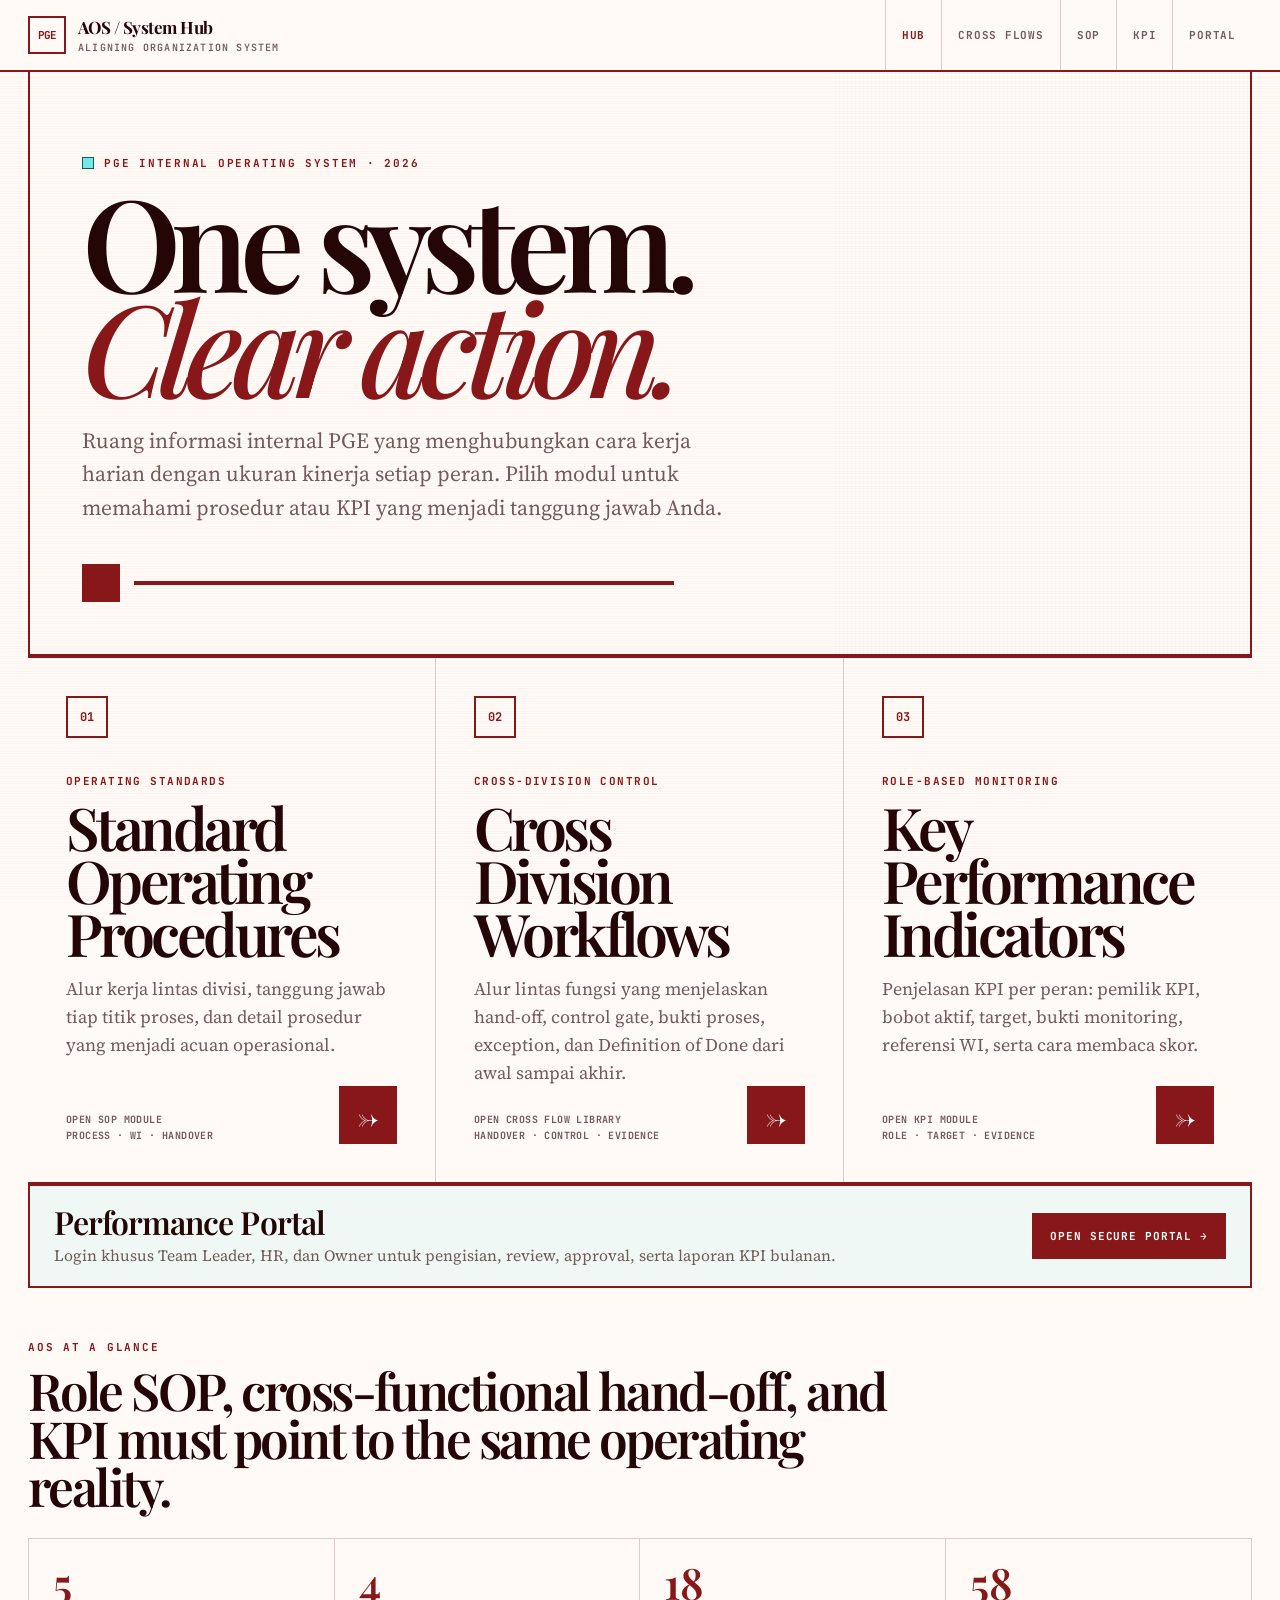
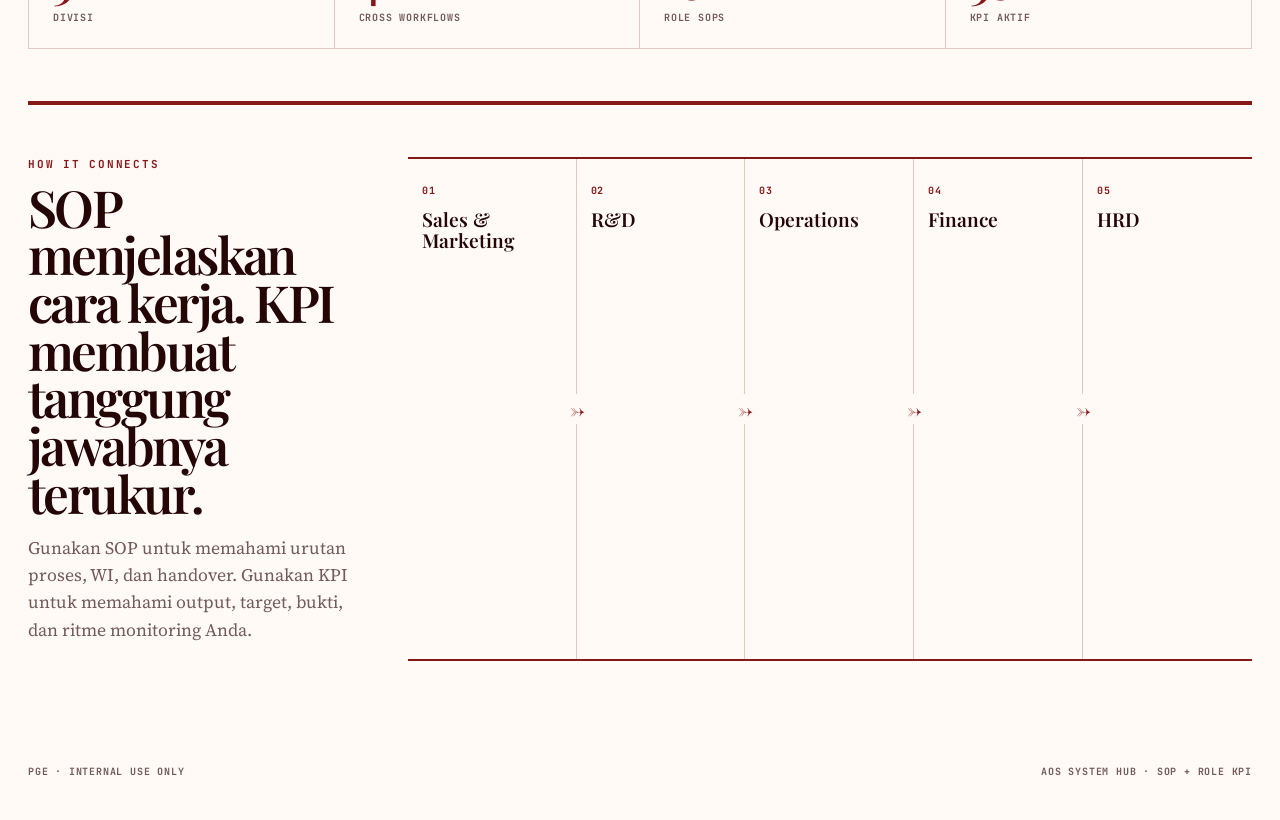
<file: index.html>
<!DOCTYPE html>
<html lang="id">
<head>
<meta charset="UTF-8">
<meta name="viewport" content="width=device-width, initial-scale=1.0">
<meta name="description" content="PGE AOS — modular operating system hub for SOP and Role-Based KPI Monitoring.">
<title>PGE AOS — System Hub</title>
<link rel="preconnect" href="https://fonts.googleapis.com">
<link rel="preconnect" href="https://fonts.gstatic.com" crossorigin>
<link href="https://fonts.googleapis.com/css2?family=JetBrains+Mono:wght@500;600;700&family=Playfair+Display:ital,wght@0,500;0,600;0,700;1,500;1,600&family=Source+Serif+4:opsz,wght@8..60,400;8..60,500;8..60,600;8..60,700&display=swap" rel="stylesheet">
<style>
:root{
  --wine:#871719;--wine-dark:#2b0708;--wine-mid:#aa4936;--wine-light:#f5e7e3;
  --aqua:#78e8e6;--aqua-dark:#0e5d5b;--cream:#fffaf6;--paper:#f8efe9;
  --ink:#240607;--muted:#725b58;--line:rgba(135,23,25,.22);--line-dark:rgba(135,23,25,.56);
}
*{box-sizing:border-box;border-radius:0}
html{scroll-behavior:smooth}
body{margin:0;background:var(--cream);color:var(--ink);font-family:"Source Serif 4",Georgia,serif;min-width:320px}
body:before{content:"";position:fixed;inset:0;pointer-events:none;z-index:-1;background:
repeating-linear-gradient(0deg,transparent,transparent 1px,rgba(135,23,25,.13) 1px,rgba(135,23,25,.13) 2px),
linear-gradient(135deg,transparent 0 49%,rgba(135,23,25,.025) 49% 50%,transparent 50% 100%);
background-size:100% 5px,44px 44px;opacity:.17}
a{color:inherit;text-decoration:none}
.skip{position:absolute;left:-10000px;top:auto}.skip:focus{left:20px;top:18px;z-index:1000;background:var(--wine);color:#fff;padding:12px 16px;font:700 12px "JetBrains Mono",monospace}
header{position:sticky;top:0;z-index:20;background:rgba(255,250,246,.94);border-bottom:2px solid var(--wine);backdrop-filter:blur(10px)}
.nav{max-width:1280px;margin:auto;min-height:70px;padding:0 28px;display:flex;align-items:center;justify-content:space-between;gap:20px}
.brand{display:flex;align-items:center;gap:12px}.mark{width:38px;height:38px;display:grid;place-items:center;border:2px solid var(--wine);font:700 11px "JetBrains Mono",monospace;color:var(--wine);letter-spacing:-.1em}.brand-title{font:700 17px "Playfair Display",Georgia,serif;letter-spacing:-.03em}.brand-sub{display:block;font:600 10px "JetBrains Mono",monospace;color:var(--muted);letter-spacing:.12em;text-transform:uppercase;margin-top:2px}
.nav-links{display:flex;align-items:stretch;gap:0}.nav-link{min-height:70px;padding:0 16px;display:flex;align-items:center;border-left:1px solid var(--line);font:700 11px "JetBrains Mono",monospace;letter-spacing:.07em;text-transform:uppercase;color:var(--muted);transition:100ms linear}.nav-link:hover{background:var(--wine);color:#fff}.nav-link.active{color:var(--wine)}
main{max-width:1280px;margin:auto;padding:0 28px 70px}
.hero{border-left:2px solid var(--wine);border-right:2px solid var(--wine);padding:84px 52px 52px;position:relative;overflow:hidden}
.hero:after{content:"";position:absolute;right:0;top:0;width:34%;height:100%;background:repeating-linear-gradient(90deg,rgba(135,23,25,.18),rgba(135,23,25,.18) 1px,transparent 1px,transparent 4px);opacity:.09}
.kicker{font:700 11px "JetBrains Mono",monospace;letter-spacing:.16em;text-transform:uppercase;color:var(--wine);display:flex;gap:10px;align-items:center}.kicker:before{content:"";width:10px;height:10px;background:var(--aqua);border:1px solid var(--aqua-dark)}
.hero h1{position:relative;z-index:1;margin:18px 0 12px;font:600 clamp(3.6rem,10vw,8.7rem)/.82 "Playfair Display",Georgia,serif;letter-spacing:-.075em;max-width:940px}.hero h1 em{font-weight:500;color:var(--wine);white-space:nowrap}.hero p{position:relative;z-index:1;max-width:650px;margin:26px 0 0;font-size:clamp(1.08rem,1.8vw,1.35rem);line-height:1.55;color:var(--muted)}
.rule{display:flex;align-items:center;gap:14px;margin-top:40px}.rule b{width:38px;height:38px;background:var(--wine);display:block}.rule span{height:4px;background:var(--wine);display:block;flex:1;max-width:540px}
.module-grid{display:grid;grid-template-columns:repeat(3,minmax(0,1fr));border-top:4px solid var(--wine);border-bottom:4px solid var(--wine)}
.module{min-height:390px;padding:38px;position:relative;display:flex;flex-direction:column;border-right:1px solid var(--line);transition:100ms linear}.module:last-child{border-right:0}.module:hover{background:var(--wine);color:#fff}.module:hover .module-kicker,.module:hover .module-note,.module:hover .module-meta{color:#fff}.module:hover .module-index{border-color:#fff;color:#fff}.module:hover .arrow{background:#fff;color:var(--wine)}
.module-index{width:42px;height:42px;border:2px solid var(--wine);display:grid;place-items:center;font:700 12px "JetBrains Mono",monospace;color:var(--wine);margin-bottom:36px}.module-kicker{font:700 11px "JetBrains Mono",monospace;color:var(--wine);letter-spacing:.13em;text-transform:uppercase}.module h2{margin:12px 0 16px;font:600 clamp(2.5rem,4.6vw,4.8rem)/.9 "Playfair Display",Georgia,serif;letter-spacing:-.06em}.module p{max-width:440px;color:var(--muted);font-size:1.12rem;line-height:1.55;margin:0}.module-footer{margin-top:auto;display:flex;align-items:end;justify-content:space-between;gap:18px}.module-meta{font:700 10px/1.6 "JetBrains Mono",monospace;color:var(--muted);letter-spacing:.04em;text-transform:uppercase}.arrow{width:58px;height:58px;display:grid;place-items:center;background:var(--wine);color:#fff;font:500 2rem "Playfair Display",serif;transition:100ms linear}
.matrix{padding:52px 0;border-bottom:4px solid var(--wine)}.section-label{font:700 11px "JetBrains Mono",monospace;color:var(--wine);letter-spacing:.16em;text-transform:uppercase;margin-bottom:13px}.matrix h2{margin:0 0 28px;font:600 clamp(2.2rem,4vw,4rem)/.93 "Playfair Display",serif;letter-spacing:-.05em;max-width:860px}.stats{display:grid;grid-template-columns:repeat(4,1fr);border:1px solid var(--line)}.stat{padding:22px 24px;border-right:1px solid var(--line)}.stat:last-child{border-right:0}.stat-n{display:block;font:600 2.7rem/1 "Playfair Display",serif;color:var(--wine)}.stat-l{display:block;margin-top:7px;font:700 10px/1.45 "JetBrains Mono",monospace;letter-spacing:.08em;text-transform:uppercase;color:var(--muted)}
.flow{padding:52px 0 12px;display:grid;grid-template-columns:minmax(260px,.8fr) 2fr;gap:42px}.flow h2{margin:0;font:600 clamp(2.2rem,4vw,4rem)/.93 "Playfair Display",serif;letter-spacing:-.05em}.flow p{color:var(--muted);font-size:1.1rem;line-height:1.55}.flow-map{border-top:2px solid var(--wine);border-bottom:2px solid var(--wine);display:grid;grid-template-columns:repeat(5,1fr)}.flow-step{padding:18px 14px;min-height:132px;border-right:1px solid var(--line);position:relative}.flow-step:last-child{border-right:0}.flow-step:not(:last-child):after{content:"→";position:absolute;right:-9px;top:50%;transform:translateY(-50%);z-index:1;background:var(--cream);color:var(--wine);font:500 22px "Playfair Display",serif}.flow-step b{font:700 10px "JetBrains Mono",monospace;letter-spacing:.08em;color:var(--wine);text-transform:uppercase}.flow-step span{display:block;margin-top:10px;font:600 1.2rem/1.08 "Playfair Display",serif}
.portal-strip{display:flex;align-items:center;justify-content:space-between;gap:22px;padding:20px 24px;border:2px solid var(--wine);border-top:0;background:rgba(120,232,230,.12)}.portal-strip strong{font:600 clamp(1.35rem,2.5vw,2.1rem)/1 "Playfair Display",Georgia,serif;letter-spacing:-.03em}.portal-strip span{display:block;margin-top:5px;color:var(--muted);font-size:.98rem}.portal-button{display:inline-flex;align-items:center;justify-content:center;min-height:46px;padding:0 16px;background:var(--wine);color:#fff;border:2px solid var(--wine);font:700 11px "JetBrains Mono",monospace;letter-spacing:.08em;text-transform:uppercase;white-space:nowrap}.portal-button:hover{background:transparent;color:var(--wine)}
footer{max-width:1280px;margin:0 auto;padding:22px 28px 42px;display:flex;justify-content:space-between;gap:20px;font:700 10px "JetBrains Mono",monospace;color:var(--muted);letter-spacing:.08em;text-transform:uppercase}
:focus-visible{outline:3px solid var(--aqua-dark);outline-offset:4px}
@media(max-width:760px){.nav{min-height:62px;padding:0 16px}.nav-links .nav-link{min-height:62px;padding:0 10px;font-size:9px}.brand-sub{display:none}.hero{padding:58px 22px 32px}.hero h1{font-size:clamp(3.3rem,15vw,5.6rem)}main{padding:0 16px 40px}.module-grid,.flow{grid-template-columns:1fr}.module{min-height:320px;border-right:0;border-bottom:1px solid var(--line)}.module:last-child{border-bottom:0}.stats{grid-template-columns:1fr 1fr}.stat:nth-child(2){border-right:0}.stat:nth-child(-n+2){border-bottom:1px solid var(--line)}.flow-map{grid-template-columns:1fr}.flow-step{min-height:auto;border-right:0;border-bottom:1px solid var(--line)}.flow-step:last-child{border-bottom:0}.flow-step:not(:last-child):after{content:"↓";right:auto;left:50%;top:auto;bottom:-15px;transform:translateX(-50%)}footer{padding:18px 16px 32px;display:block;line-height:1.7}}
</style>
</head>
<body>
<a class="skip" href="#content">Lewati ke konten utama</a>
<header>
  <nav class="nav" aria-label="Navigasi utama">
    <a class="brand" href="index.html" aria-label="PGE AOS System Hub">
      <span class="mark">PGE</span><span><span class="brand-title">AOS / System Hub</span><span class="brand-sub">Aligning Organization System</span></span>
    </a>
    <div class="nav-links">
      <a class="nav-link active" href="index.html">Hub</a>
      <a class="nav-link" href="cross-workflows.html">Cross Flows</a>
      <a class="nav-link" href="sop.html">SOP</a>
      <a class="nav-link" href="kpi.html">KPI</a>
      <a class="nav-link" href="login.html">Portal</a>
    </div>
  </nav>
</header>
<main id="content">
  <section class="hero" aria-labelledby="hero-title">
    <div class="kicker">PGE internal operating system · 2026</div>
    <h1 id="hero-title">One system.<br><em>Clear action.</em></h1>
    <p>Ruang informasi internal PGE yang menghubungkan cara kerja harian dengan ukuran kinerja setiap peran. Pilih modul untuk memahami prosedur atau KPI yang menjadi tanggung jawab Anda.</p>
    <div class="rule" aria-hidden="true"><b></b><span></span></div>
  </section>

  <section class="module-grid" aria-label="Pilih modul">
    <a class="module" href="sop.html">
      <div class="module-index">01</div>
      <div class="module-kicker">Operating standards</div>
      <h2>Standard<br>Operating<br>Procedures</h2>
      <p>Alur kerja lintas divisi, tanggung jawab tiap titik proses, dan detail prosedur yang menjadi acuan operasional.</p>
      <div class="module-footer"><span class="module-meta">Open SOP module<br>Process · WI · handover</span><span class="arrow">→</span></div>
    </a>
    <a class="module" href="cross-workflows.html">
      <div class="module-index">02</div>
      <div class="module-kicker">Cross-division control</div>
      <h2>Cross<br>Division<br>Workflows</h2>
      <p>Alur lintas fungsi yang menjelaskan hand-off, control gate, bukti proses, exception, dan Definition of Done dari awal sampai akhir.</p>
      <div class="module-footer"><span class="module-meta">Open Cross Flow Library<br>Handover · control · evidence</span><span class="arrow">→</span></div>
    </a>
    <a class="module" href="kpi.html">
      <div class="module-index">03</div>
      <div class="module-kicker">Role-based monitoring</div>
      <h2>Key<br>Performance<br>Indicators</h2>
      <p>Penjelasan KPI per peran: pemilik KPI, bobot aktif, target, bukti monitoring, referensi WI, serta cara membaca skor.</p>
      <div class="module-footer"><span class="module-meta">Open KPI module<br>Role · target · evidence</span><span class="arrow">→</span></div>
    </a>
  </section>

  <section class="portal-strip" aria-label="Performance Portal">
    <div><strong>Performance Portal</strong><span>Login khusus Team Leader, HR, dan Owner untuk pengisian, review, approval, serta laporan KPI bulanan.</span></div>
    <a class="portal-button" href="login.html">Open secure portal →</a>
  </section>

  <section class="matrix" aria-labelledby="matrix-title">
    <div class="section-label">AOS at a glance</div>
    <h2 id="matrix-title">Role SOP, cross-functional hand-off, and KPI must point to the same operating reality.</h2>
    <div class="stats">
      <div class="stat"><span class="stat-n">5</span><span class="stat-l">Divisi</span></div>
      <div class="stat"><span class="stat-n">4</span><span class="stat-l">Cross workflows</span></div>
      <div class="stat"><span class="stat-n">18</span><span class="stat-l">Role SOPs</span></div>
      <div class="stat"><span class="stat-n">58</span><span class="stat-l">KPI aktif</span></div>
    </div>
  </section>

  <section class="flow" aria-labelledby="flow-title">
    <div><div class="section-label">How it connects</div><h2 id="flow-title">SOP menjelaskan cara kerja. KPI membuat tanggung jawabnya terukur.</h2><p>Gunakan SOP untuk memahami urutan proses, WI, dan handover. Gunakan KPI untuk memahami output, target, bukti, dan ritme monitoring Anda.</p></div>
    <div class="flow-map" aria-label="Hubungan antar divisi">
      <div class="flow-step"><b>01</b><span>Sales & Marketing</span></div>
      <div class="flow-step"><b>02</b><span>R&D</span></div>
      <div class="flow-step"><b>03</b><span>Operations</span></div>
      <div class="flow-step"><b>04</b><span>Finance</span></div>
      <div class="flow-step"><b>05</b><span>HRD</span></div>
    </div>
  </section>
</main>
<footer><span>PGE · Internal use only</span><span>AOS System Hub · SOP + Role KPI</span></footer>
</body>
</html>
</file>
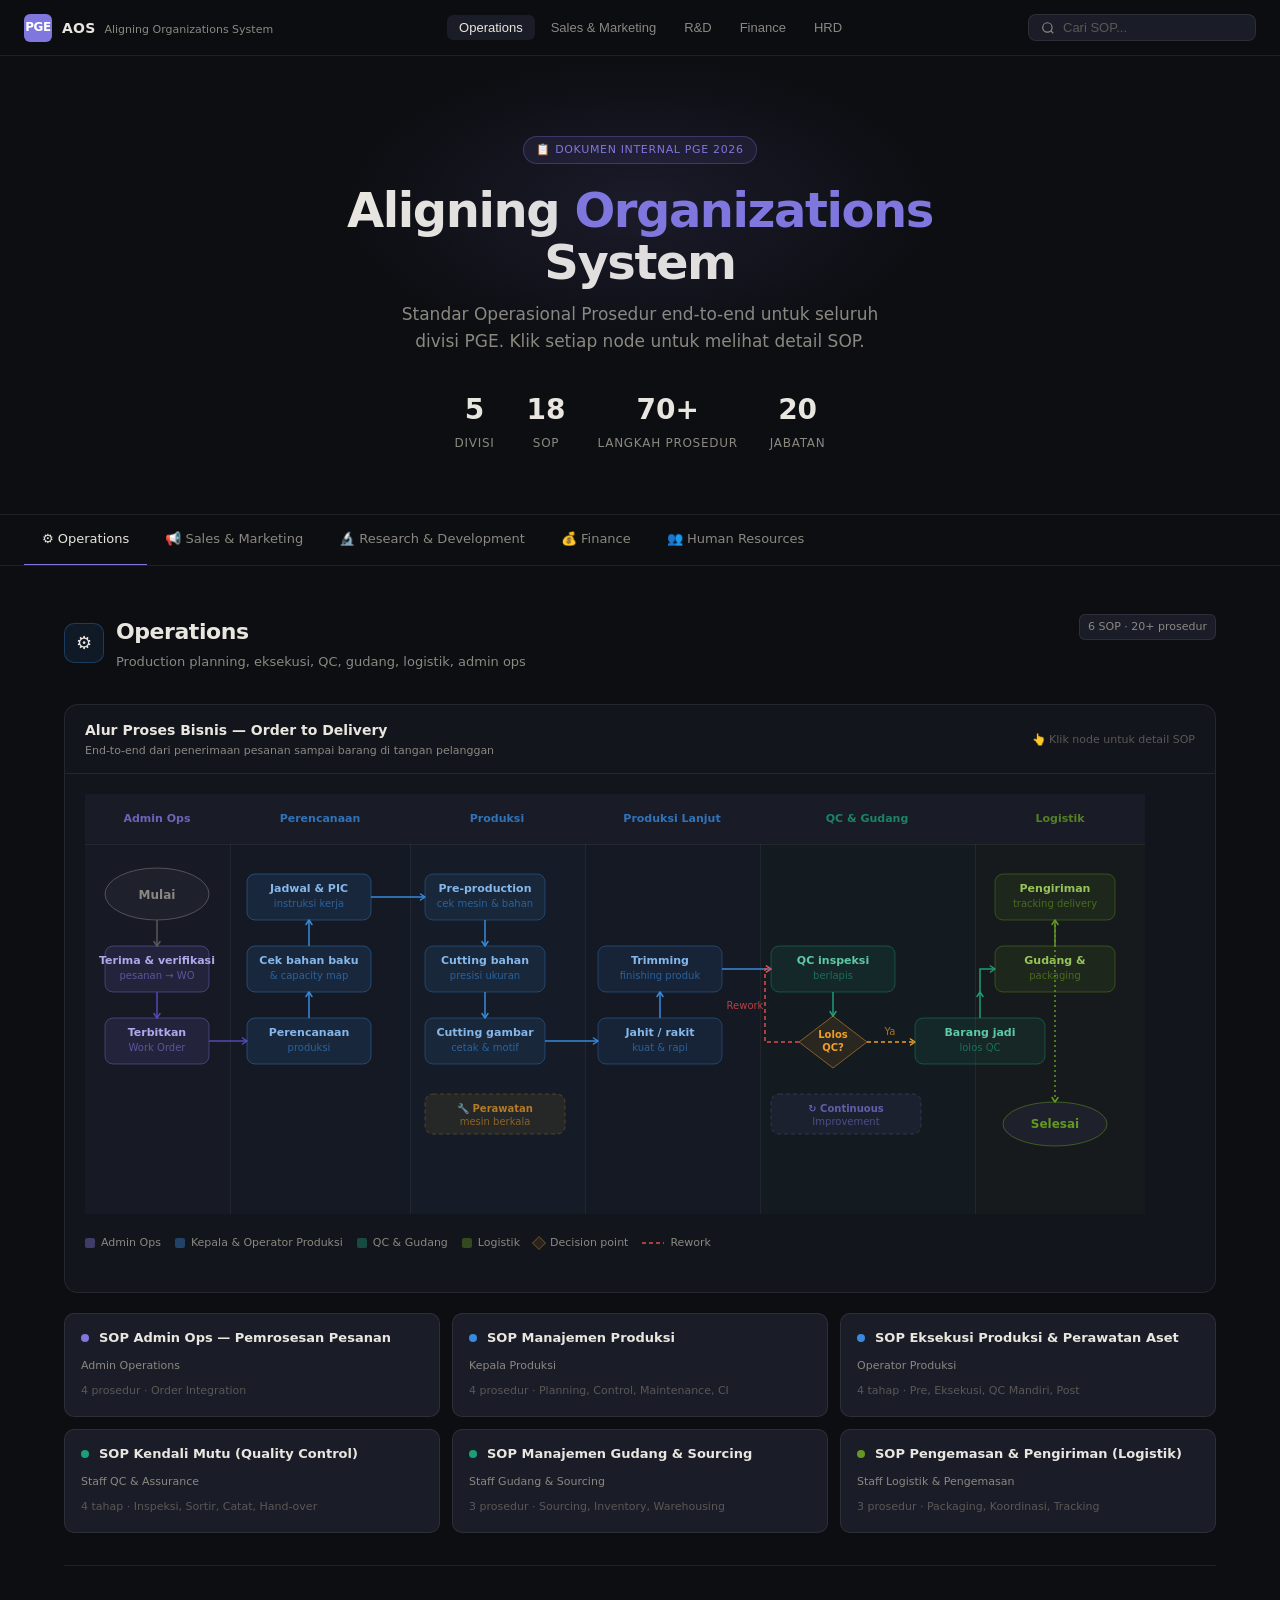
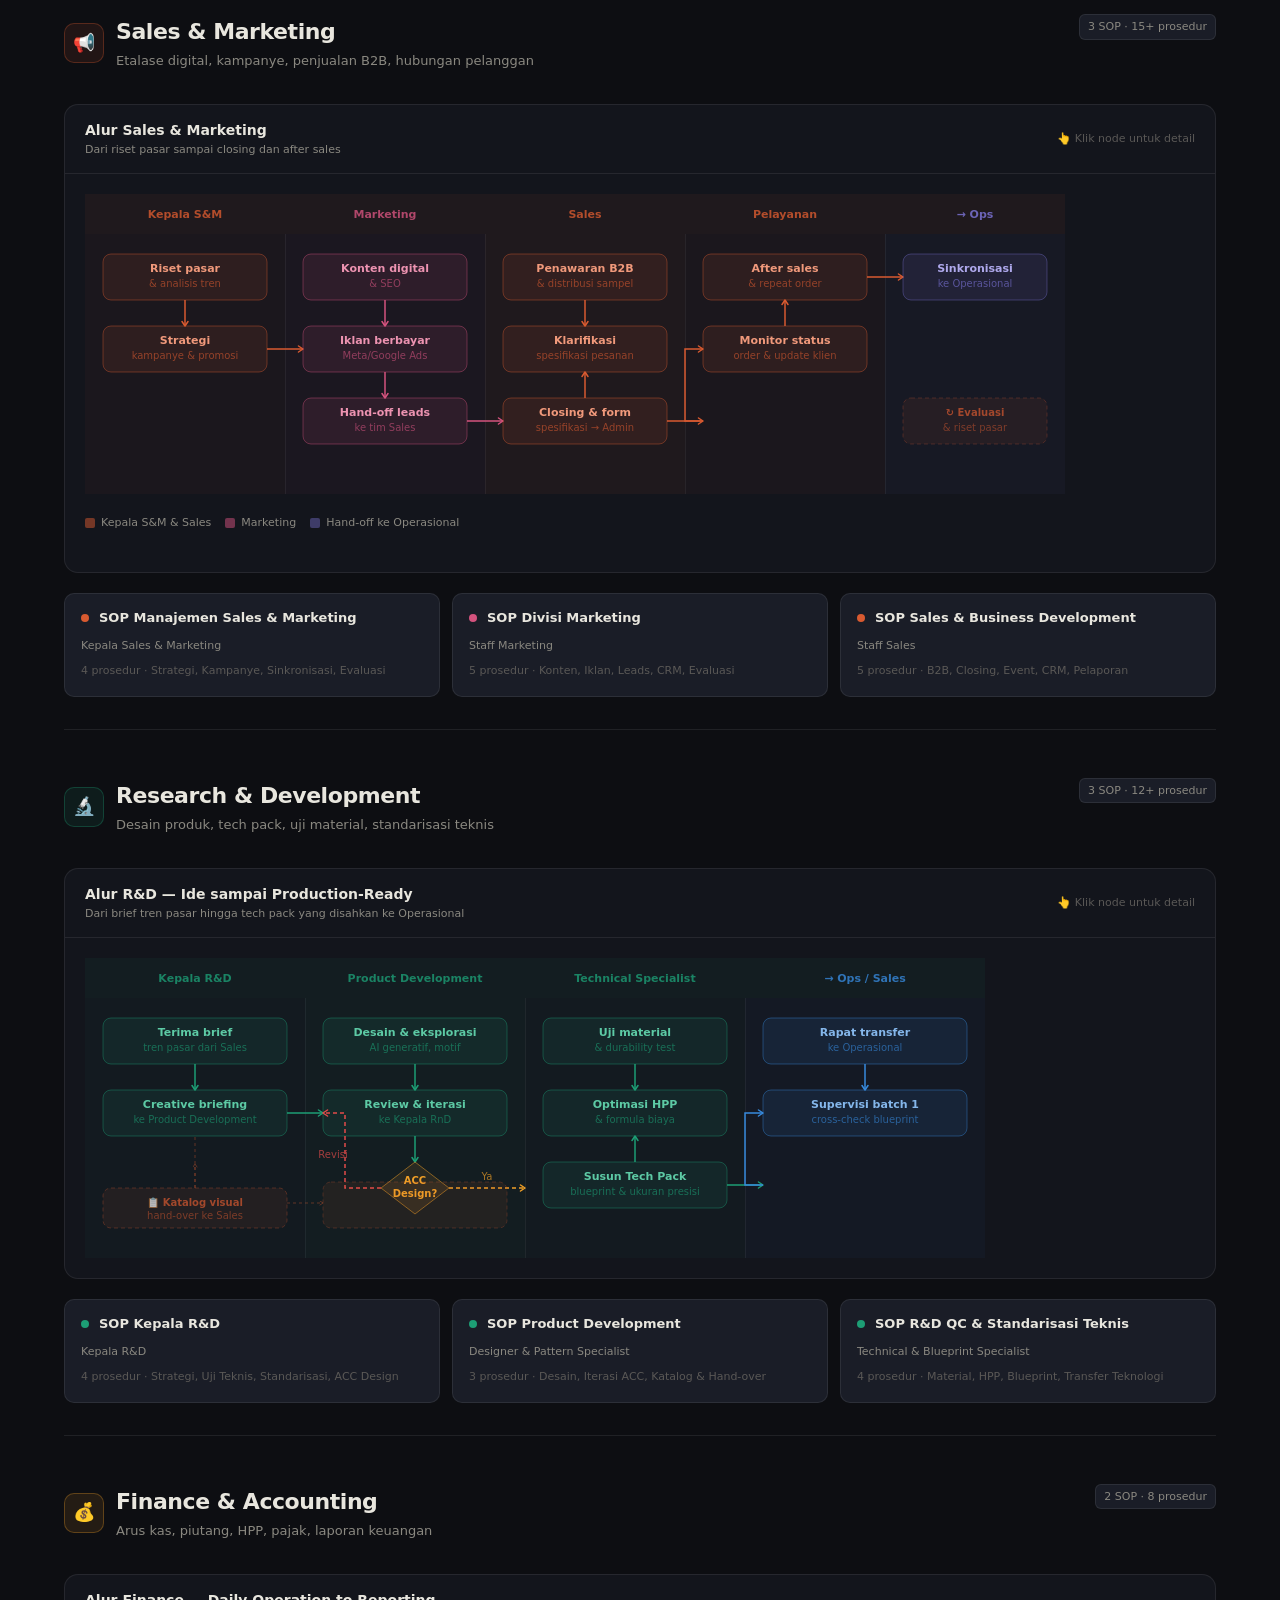
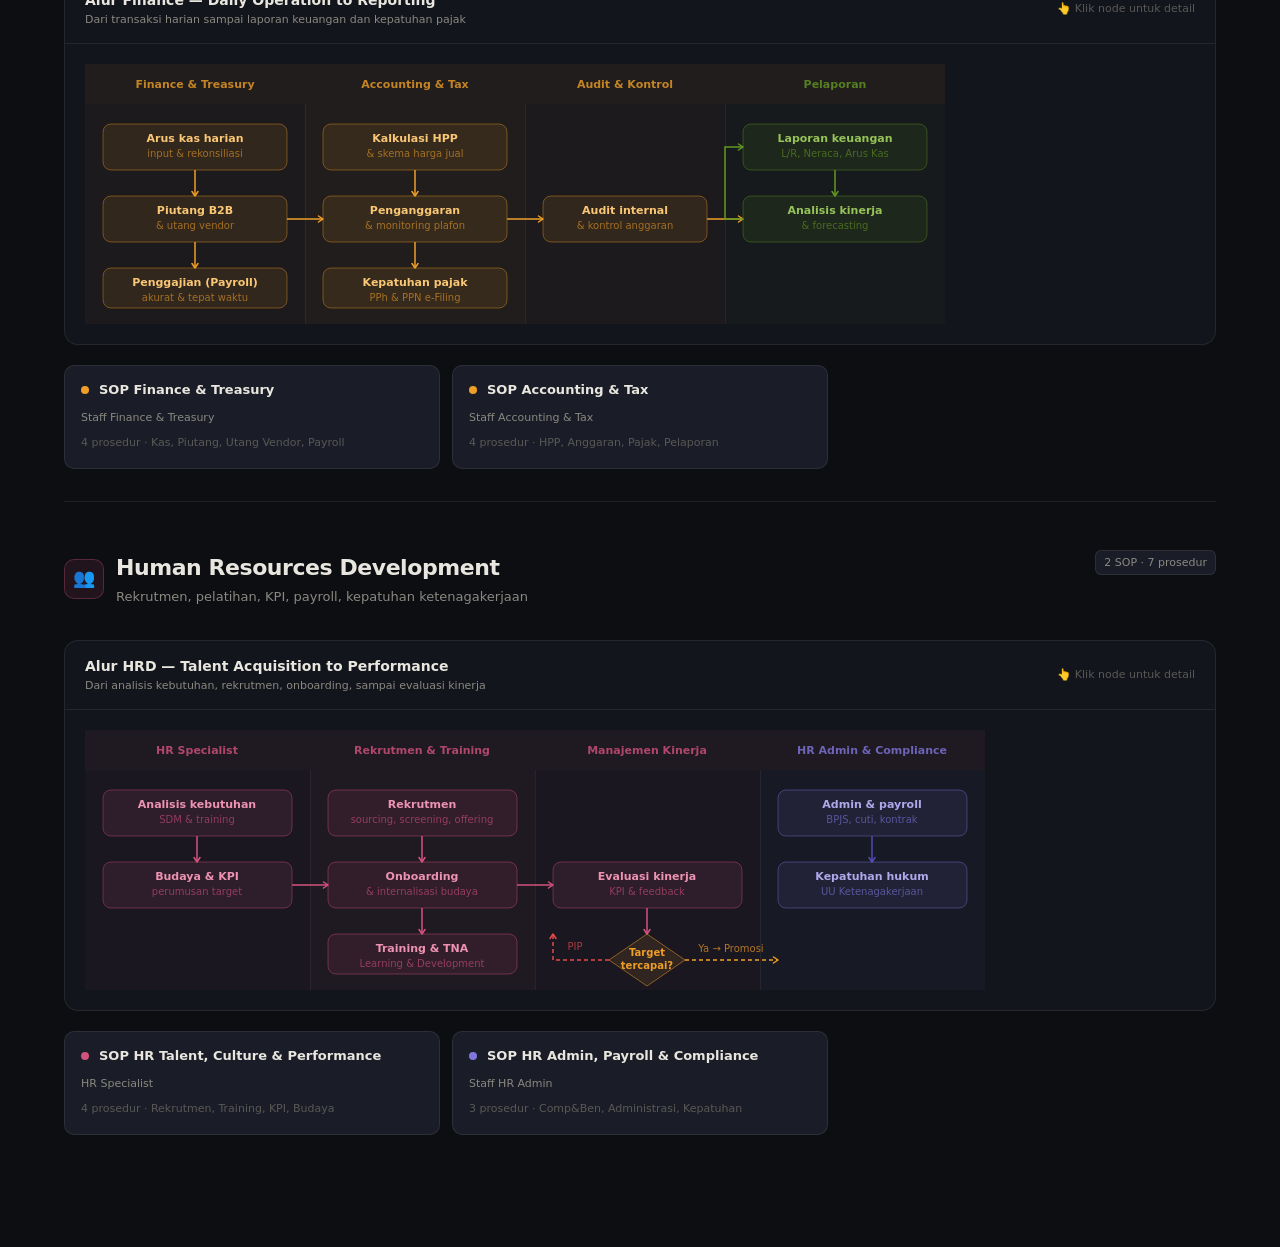
<file: Index.html>
<!DOCTYPE html>
<html lang="id">
<head>
<meta charset="UTF-8">
<meta name="viewport" content="width=device-width, initial-scale=1.0">
<title>PGE — Aligning Organizations System</title>
<style>
:root {
  --bg: #0d0e12;
  --bg2: #13151c;
  --bg3: #1a1d27;
  --border: rgba(255,255,255,0.08);
  --border2: rgba(255,255,255,0.14);
  --text: #e8e6de;
  --muted: #8a8880;
  --hint: #5a5856;

  --purple: #7f77dd;
  --purple-bg: rgba(127,119,221,0.1);
  --purple-border: rgba(127,119,221,0.3);

  --teal: #1d9e75;
  --teal-bg: rgba(29,158,117,0.1);
  --teal-border: rgba(29,158,117,0.3);

  --blue: #378add;
  --blue-bg: rgba(55,138,221,0.1);
  --blue-border: rgba(55,138,221,0.3);

  --amber: #ef9f27;
  --amber-bg: rgba(239,159,39,0.1);
  --amber-border: rgba(239,159,39,0.3);

  --green: #639922;
  --green-bg: rgba(99,153,34,0.1);
  --green-border: rgba(99,153,34,0.3);

  --coral: #d85a30;
  --coral-bg: rgba(216,90,48,0.1);
  --coral-border: rgba(216,90,48,0.3);

  --pink: #d4537e;
  --pink-bg: rgba(212,83,126,0.1);
  --pink-border: rgba(212,83,126,0.3);

  --red: #e24b4a;
  --red-bg: rgba(226,75,74,0.08);
  --red-border: rgba(226,75,74,0.3);
}
*{box-sizing:border-box;margin:0;padding:0}
html{scroll-behavior:smooth}
body{background:var(--bg);color:var(--text);font-family:'Inter',system-ui,sans-serif;font-size:15px;line-height:1.6}
a{color:var(--blue);text-decoration:none}

/* NAV */
nav{position:fixed;top:0;left:0;right:0;z-index:100;background:rgba(13,14,18,0.92);backdrop-filter:blur(12px);border-bottom:1px solid var(--border);height:56px;display:flex;align-items:center;padding:0 24px;gap:0;justify-content:space-between}
.nav-brand{display:flex;align-items:center;gap:10px}
.nav-logo{width:28px;height:28px;background:var(--purple);border-radius:6px;display:flex;align-items:center;justify-content:center;font-size:12px;font-weight:700;color:#fff;letter-spacing:-.5px}
.nav-name{font-weight:600;font-size:14px;letter-spacing:.02em}
.nav-sub{font-size:11px;color:var(--muted);margin-left:4px}
.nav-links{display:flex;gap:4px}
.nav-link{padding:5px 12px;border-radius:6px;font-size:13px;color:var(--muted);cursor:pointer;transition:all .15s;border:none;background:none}
.nav-link:hover,.nav-link.active{background:var(--bg3);color:var(--text)}
.nav-search{display:flex;align-items:center;gap:8px;background:var(--bg3);border:1px solid var(--border);border-radius:8px;padding:5px 12px;font-size:13px;color:var(--muted)}
.nav-search input{background:none;border:none;outline:none;color:var(--text);font-size:13px;width:180px}
.nav-search input::placeholder{color:var(--hint)}

/* HERO */
.hero{margin-top:56px;padding:80px 24px 60px;text-align:center;border-bottom:1px solid var(--border);position:relative;overflow:hidden}
.hero::before{content:'';position:absolute;top:0;left:50%;transform:translateX(-50%);width:600px;height:300px;background:radial-gradient(ellipse at center,rgba(127,119,221,0.12) 0%,transparent 70%);pointer-events:none}
.hero-badge{display:inline-flex;align-items:center;gap:6px;background:var(--purple-bg);border:1px solid var(--purple-border);border-radius:20px;padding:4px 12px;font-size:11px;color:var(--purple);font-weight:500;letter-spacing:.06em;text-transform:uppercase;margin-bottom:20px}
.hero h1{font-size:48px;font-weight:700;letter-spacing:-.03em;line-height:1.1;margin-bottom:12px}
.hero h1 span{color:var(--purple)}
.hero p{font-size:17px;color:var(--muted);max-width:520px;margin:0 auto 32px;line-height:1.6}
.hero-stats{display:flex;justify-content:center;gap:32px;flex-wrap:wrap}
.hero-stat{text-align:center}
.hero-stat .n{font-size:28px;font-weight:700;color:var(--text)}
.hero-stat .l{font-size:12px;color:var(--muted);text-transform:uppercase;letter-spacing:.06em;margin-top:2px}

/* SECTION TABS */
.section-nav{position:sticky;top:56px;z-index:90;background:var(--bg);border-bottom:1px solid var(--border);padding:0 24px;display:flex;gap:0;overflow-x:auto}
.section-nav::-webkit-scrollbar{display:none}
.sec-tab{padding:14px 18px;font-size:13px;font-weight:500;color:var(--muted);cursor:pointer;border-bottom:2px solid transparent;white-space:nowrap;transition:all .15s;border-radius:0}
.sec-tab:hover{color:var(--text)}
.sec-tab.active{color:var(--text);border-bottom-color:var(--purple)}

/* MAIN */
main{max-width:1200px;margin:0 auto;padding:0 24px 80px}

/* SECTION */
.sop-section{padding:48px 0 0;border-bottom:1px solid var(--border);scroll-margin-top:112px}
.sop-section:last-child{border-bottom:none}
.sec-header{display:flex;align-items:flex-start;justify-content:space-between;gap:16px;margin-bottom:32px}
.sec-title{display:flex;align-items:center;gap:12px}
.sec-icon{width:40px;height:40px;border-radius:10px;display:flex;align-items:center;justify-content:center;font-size:18px}
.sec-name{font-size:22px;font-weight:700;letter-spacing:-.02em}
.sec-sub{font-size:13px;color:var(--muted);margin-top:2px}
.sec-badge{background:var(--bg3);border:1px solid var(--border);border-radius:6px;padding:3px 8px;font-size:11px;color:var(--muted);white-space:nowrap}

/* FLOW CARD */
.flow-card{background:var(--bg2);border:1px solid var(--border);border-radius:14px;overflow:hidden;margin-bottom:20px}
.flow-card-header{padding:14px 20px;border-bottom:1px solid var(--border);display:flex;align-items:center;justify-content:space-between}
.flow-card-title{font-size:14px;font-weight:600}
.flow-card-meta{font-size:11px;color:var(--muted)}
.flow-hint{font-size:11px;color:var(--hint);display:flex;align-items:center;gap:5px}

/* SVG FLOW */
.flow-svg-wrap{overflow-x:auto;padding:20px}
.flow-svg-wrap::-webkit-scrollbar{height:4px}
.flow-svg-wrap::-webkit-scrollbar-track{background:var(--bg3)}
.flow-svg-wrap::-webkit-scrollbar-thumb{background:var(--border2);border-radius:2px}
.flow-svg-wrap svg{min-width:600px}

/* SVG NODES */
.fnode{cursor:pointer;transition:opacity .15s}
.fnode:hover{opacity:.85}
.fnode rect,.fnode polygon,.fnode ellipse{transition:filter .15s}
.fnode:hover rect,.fnode:hover polygon,.fnode:hover ellipse{filter:brightness(1.15)}

/* DETAIL PANEL */
.detail-overlay{display:none;position:fixed;inset:0;z-index:200;background:rgba(0,0,0,.5);backdrop-filter:blur(4px)}
.detail-overlay.open{display:block}
.detail-drawer{position:fixed;right:0;top:0;bottom:0;width:420px;max-width:100vw;background:var(--bg2);border-left:1px solid var(--border2);z-index:201;overflow-y:auto;transform:translateX(100%);transition:transform .25s cubic-bezier(.4,0,.2,1)}
.detail-overlay.open .detail-drawer{transform:translateX(0)}
.drawer-header{padding:20px 20px 16px;border-bottom:1px solid var(--border);position:sticky;top:0;background:var(--bg2);z-index:1}
.drawer-close{float:right;background:var(--bg3);border:1px solid var(--border);border-radius:6px;padding:4px 10px;color:var(--muted);cursor:pointer;font-size:13px;transition:all .15s}
.drawer-close:hover{color:var(--text);border-color:var(--border2)}
.drawer-div{font-size:10px;color:var(--muted);text-transform:uppercase;letter-spacing:.08em;margin-bottom:4px}
.drawer-title{font-size:16px;font-weight:700;color:var(--text);padding-right:60px}
.drawer-purpose{margin:0 20px 16px;padding:12px 14px;background:var(--bg3);border-radius:8px;font-size:12px;color:var(--muted);line-height:1.6;border-left:3px solid var(--purple)}
.drawer-steps{padding:0 20px 24px}
.drawer-steps-title{font-size:11px;font-weight:600;text-transform:uppercase;letter-spacing:.08em;color:var(--muted);margin-bottom:12px}
.step-item{display:flex;gap:12px;align-items:flex-start;margin-bottom:10px}
.step-num{width:22px;height:22px;border-radius:50%;background:var(--bg3);border:1px solid var(--border2);display:flex;align-items:center;justify-content:center;font-size:10px;font-weight:700;color:var(--muted);flex-shrink:0;margin-top:1px}
.step-text{font-size:13px;color:var(--text);line-height:1.5}
.drawer-note{margin:0 20px 20px;padding:10px 14px;background:var(--amber-bg);border:1px solid var(--amber-border);border-radius:8px;font-size:12px;color:var(--amber);line-height:1.5}

/* SOP GRID */
.sop-grid{display:grid;grid-template-columns:repeat(auto-fill,minmax(280px,1fr));gap:12px;margin-bottom:32px}
.sop-card{background:var(--bg3);border:1px solid var(--border);border-radius:10px;padding:16px;cursor:pointer;transition:all .15s}
.sop-card:hover{border-color:var(--border2);background:var(--bg2)}
.sop-card-header{display:flex;align-items:center;gap:10px;margin-bottom:10px}
.sop-card-dot{width:8px;height:8px;border-radius:50%;flex-shrink:0}
.sop-card-title{font-size:13px;font-weight:600;line-height:1.3}
.sop-card-role{font-size:11px;color:var(--muted);margin-bottom:8px}
.sop-card-steps{font-size:11px;color:var(--hint)}

/* LEGEND */
.legend-row{display:flex;gap:14px;flex-wrap:wrap;margin-bottom:24px}
.leg{display:flex;align-items:center;gap:6px;font-size:11px;color:var(--muted)}
.leg-dot{width:10px;height:10px;border-radius:2px;flex-shrink:0}
.leg-diamond{width:10px;height:10px;background:var(--amber-bg);border:1px solid var(--amber-border);transform:rotate(45deg);flex-shrink:0}

/* RESPONSIVE */
@media(max-width:700px){
  .hero h1{font-size:32px}
  .nav-links{display:none}
  .detail-drawer{width:100vw}
  .sec-header{flex-direction:column}
}
</style>
</head>
<body>

<!-- NAV -->
<nav>
  <div class="nav-brand">
    <div class="nav-logo">PGE</div>
    <div>
      <span class="nav-name">AOS</span>
      <span class="nav-sub">Aligning Organizations System</span>
    </div>
  </div>
  <div class="nav-links">
    <button class="nav-link active" onclick="scrollToSection('ops')">Operations</button>
    <button class="nav-link" onclick="scrollToSection('sm')">Sales & Marketing</button>
    <button class="nav-link" onclick="scrollToSection('rnd')">R&D</button>
    <button class="nav-link" onclick="scrollToSection('fin')">Finance</button>
    <button class="nav-link" onclick="scrollToSection('hrd')">HRD</button>
  </div>
  <div class="nav-search">
    <svg width="14" height="14" fill="none" stroke="currentColor" stroke-width="2" viewBox="0 0 24 24"><circle cx="11" cy="11" r="8"/><path d="M21 21l-4.35-4.35"/></svg>
    <input type="text" id="search-input" placeholder="Cari SOP..." oninput="filterSOP(this.value)">
  </div>
</nav>

<!-- HERO -->
<div class="hero">
  <div class="hero-badge">📋 Dokumen Internal PGE 2026</div>
  <h1>Aligning <span>Organizations</span><br>System</h1>
  <p>Standar Operasional Prosedur end-to-end untuk seluruh divisi PGE. Klik setiap node untuk melihat detail SOP.</p>
  <div class="hero-stats">
    <div class="hero-stat"><div class="n">5</div><div class="l">Divisi</div></div>
    <div class="hero-stat"><div class="n">18</div><div class="l">SOP</div></div>
    <div class="hero-stat"><div class="n">70+</div><div class="l">Langkah Prosedur</div></div>
    <div class="hero-stat"><div class="n">20</div><div class="l">Jabatan</div></div>
  </div>
</div>

<!-- SECTION TABS -->
<div class="section-nav" id="section-nav">
  <div class="sec-tab active" onclick="scrollToSection('ops')">⚙️ Operations</div>
  <div class="sec-tab" onclick="scrollToSection('sm')">📢 Sales & Marketing</div>
  <div class="sec-tab" onclick="scrollToSection('rnd')">🔬 Research & Development</div>
  <div class="sec-tab" onclick="scrollToSection('fin')">💰 Finance</div>
  <div class="sec-tab" onclick="scrollToSection('hrd')">👥 Human Resources</div>
</div>

<main>

<!-- ══════════════════════════════════════════════════════ -->
<!-- OPERATIONS -->
<!-- ══════════════════════════════════════════════════════ -->
<section class="sop-section" id="ops">
  <div class="sec-header">
    <div class="sec-title">
      <div class="sec-icon" style="background:var(--blue-bg);border:1px solid var(--blue-border)">⚙️</div>
      <div>
        <div class="sec-name">Operations</div>
        <div class="sec-sub">Production planning, eksekusi, QC, gudang, logistik, admin ops</div>
      </div>
    </div>
    <span class="sec-badge">6 SOP · 20+ prosedur</span>
  </div>

  <!-- BUSINESS PROCESS FLOW -->
  <div class="flow-card">
    <div class="flow-card-header">
      <div>
        <div class="flow-card-title">Alur Proses Bisnis — Order to Delivery</div>
        <div class="flow-card-meta">End-to-end dari penerimaan pesanan sampai barang di tangan pelanggan</div>
      </div>
      <div class="flow-hint">👆 Klik node untuk detail SOP</div>
    </div>
    <div class="flow-svg-wrap">
<svg viewBox="0 0 1060 420" width="1060" style="display:block">
<defs>
  <marker id="arr" viewBox="0 0 10 10" refX="8" refY="5" markerWidth="5" markerHeight="5" orient="auto-start-reverse">
    <path d="M2 1L8 5L2 9" fill="none" stroke="context-stroke" stroke-width="2" stroke-linecap="round" stroke-linejoin="round"/>
  </marker>
</defs>

<!-- Swimlane backgrounds -->
<rect x="0" y="0" width="1060" height="50" fill="rgba(127,119,221,0.06)" rx="0"/>
<rect x="0" y="50" width="1060" height="1" fill="rgba(255,255,255,0.06)"/>
<rect x="0" y="50" width="145" height="370" fill="rgba(127,119,221,0.04)"/>
<rect x="145" y="50" width="1" height="370" fill="rgba(255,255,255,0.06)"/>
<rect x="145" y="50" width="180" height="370" fill="rgba(55,138,221,0.04)"/>
<rect x="325" y="50" width="1" height="370" fill="rgba(255,255,255,0.06)"/>
<rect x="325" y="50" width="175" height="370" fill="rgba(55,138,221,0.06)"/>
<rect x="500" y="50" width="1" height="370" fill="rgba(255,255,255,0.06)"/>
<rect x="500" y="50" width="175" height="370" fill="rgba(55,138,221,0.04)"/>
<rect x="675" y="50" width="1" height="370" fill="rgba(255,255,255,0.06)"/>
<rect x="675" y="50" width="215" height="370" fill="rgba(29,158,117,0.04)"/>
<rect x="890" y="50" width="1" height="370" fill="rgba(255,255,255,0.06)"/>
<rect x="890" y="50" width="170" height="370" fill="rgba(99,153,34,0.04)"/>

<!-- Lane labels row 1 -->
<text x="72" y="28" text-anchor="middle" font-size="11" font-weight="600" fill="rgba(127,119,221,0.8)" font-family="system-ui,sans-serif">Admin Ops</text>
<text x="235" y="28" text-anchor="middle" font-size="11" font-weight="600" fill="rgba(55,138,221,0.8)" font-family="system-ui,sans-serif">Perencanaan</text>
<text x="412" y="28" text-anchor="middle" font-size="11" font-weight="600" fill="rgba(55,138,221,0.8)" font-family="system-ui,sans-serif">Produksi</text>
<text x="587" y="28" text-anchor="middle" font-size="11" font-weight="600" fill="rgba(55,138,221,0.8)" font-family="system-ui,sans-serif">Produksi Lanjut</text>
<text x="782" y="28" text-anchor="middle" font-size="11" font-weight="600" fill="rgba(29,158,117,0.8)" font-family="system-ui,sans-serif">QC &amp; Gudang</text>
<text x="975" y="28" text-anchor="middle" font-size="11" font-weight="600" fill="rgba(99,153,34,0.8)" font-family="system-ui,sans-serif">Logistik</text>

<!-- START -->
<g class="fnode" onclick="openDrawer('ops-start')">
  <ellipse cx="72" cy="100" rx="52" ry="26" fill="rgba(30,32,44,1)" stroke="rgba(139,132,128,0.5)" stroke-width="1"/>
  <text x="72" y="105" text-anchor="middle" font-size="12" font-weight="600" fill="#8a8880" font-family="system-ui,sans-serif">Mulai</text>
</g>
<line x1="72" y1="126" x2="72" y2="152" stroke="#5a5856" stroke-width="1.5" marker-end="url(#arr)"/>

<!-- Terima Pesanan -->
<g class="fnode" onclick="openDrawer('ops-order')">
  <rect x="20" y="152" width="104" height="46" rx="8" fill="rgba(127,119,221,0.12)" stroke="rgba(127,119,221,0.4)" stroke-width="1"/>
  <text x="72" y="170" text-anchor="middle" font-size="11" font-weight="600" fill="#afa9ec" font-family="system-ui,sans-serif">Terima &amp; verifikasi</text>
  <text x="72" y="185" text-anchor="middle" font-size="10" fill="rgba(127,119,221,0.6)" font-family="system-ui,sans-serif">pesanan → WO</text>
</g>
<line x1="72" y1="198" x2="72" y2="224" stroke="#534ab7" stroke-width="1.5" marker-end="url(#arr)"/>

<!-- Buat Work Order -->
<g class="fnode" onclick="openDrawer('ops-wo')">
  <rect x="20" y="224" width="104" height="46" rx="8" fill="rgba(127,119,221,0.12)" stroke="rgba(127,119,221,0.4)" stroke-width="1"/>
  <text x="72" y="242" text-anchor="middle" font-size="11" font-weight="600" fill="#afa9ec" font-family="system-ui,sans-serif">Terbitkan</text>
  <text x="72" y="257" text-anchor="middle" font-size="10" fill="rgba(127,119,221,0.6)" font-family="system-ui,sans-serif">Work Order</text>
</g>
<line x1="124" y1="247" x2="162" y2="247" stroke="#534ab7" stroke-width="1.5" marker-end="url(#arr)"/>

<!-- Perencanaan Produksi -->
<g class="fnode" onclick="openDrawer('ops-planning')">
  <rect x="162" y="224" width="124" height="46" rx="8" fill="rgba(55,138,221,0.12)" stroke="rgba(55,138,221,0.4)" stroke-width="1"/>
  <text x="224" y="242" text-anchor="middle" font-size="11" font-weight="600" fill="#85b7eb" font-family="system-ui,sans-serif">Perencanaan</text>
  <text x="224" y="257" text-anchor="middle" font-size="10" fill="rgba(55,138,221,0.6)" font-family="system-ui,sans-serif">produksi</text>
</g>
<line x1="224" y1="224" x2="224" y2="198" stroke="#378add" stroke-width="1.5" marker-end="url(#arr)"/>

<!-- Cek Bahan Baku -->
<g class="fnode" onclick="openDrawer('ops-bahan')">
  <rect x="162" y="152" width="124" height="46" rx="8" fill="rgba(55,138,221,0.12)" stroke="rgba(55,138,221,0.4)" stroke-width="1"/>
  <text x="224" y="170" text-anchor="middle" font-size="11" font-weight="600" fill="#85b7eb" font-family="system-ui,sans-serif">Cek bahan baku</text>
  <text x="224" y="185" text-anchor="middle" font-size="10" fill="rgba(55,138,221,0.6)" font-family="system-ui,sans-serif">&amp; capacity map</text>
</g>
<line x1="224" y1="152" x2="224" y2="126" stroke="#378add" stroke-width="1.5" marker-end="url(#arr)"/>

<!-- Jadwal & PIC -->
<g class="fnode" onclick="openDrawer('ops-jadwal')">
  <rect x="162" y="80" width="124" height="46" rx="8" fill="rgba(55,138,221,0.12)" stroke="rgba(55,138,221,0.4)" stroke-width="1"/>
  <text x="224" y="98" text-anchor="middle" font-size="11" font-weight="600" fill="#85b7eb" font-family="system-ui,sans-serif">Jadwal &amp; PIC</text>
  <text x="224" y="113" text-anchor="middle" font-size="10" fill="rgba(55,138,221,0.6)" font-family="system-ui,sans-serif">instruksi kerja</text>
</g>
<line x1="286" y1="103" x2="340" y2="103" stroke="#378add" stroke-width="1.5" marker-end="url(#arr)"/>

<!-- Pre-Production -->
<g class="fnode" onclick="openDrawer('ops-preprod')">
  <rect x="340" y="80" width="120" height="46" rx="8" fill="rgba(55,138,221,0.1)" stroke="rgba(55,138,221,0.35)" stroke-width="1"/>
  <text x="400" y="98" text-anchor="middle" font-size="11" font-weight="600" fill="#85b7eb" font-family="system-ui,sans-serif">Pre-production</text>
  <text x="400" y="113" text-anchor="middle" font-size="10" fill="rgba(55,138,221,0.6)" font-family="system-ui,sans-serif">cek mesin &amp; bahan</text>
</g>
<line x1="400" y1="126" x2="400" y2="152" stroke="#378add" stroke-width="1.5" marker-end="url(#arr)"/>

<!-- Cutting Bahan -->
<g class="fnode" onclick="openDrawer('ops-cutting-bahan')">
  <rect x="340" y="152" width="120" height="46" rx="8" fill="rgba(55,138,221,0.1)" stroke="rgba(55,138,221,0.35)" stroke-width="1"/>
  <text x="400" y="170" text-anchor="middle" font-size="11" font-weight="600" fill="#85b7eb" font-family="system-ui,sans-serif">Cutting bahan</text>
  <text x="400" y="185" text-anchor="middle" font-size="10" fill="rgba(55,138,221,0.6)" font-family="system-ui,sans-serif">presisi ukuran</text>
</g>
<line x1="400" y1="198" x2="400" y2="224" stroke="#378add" stroke-width="1.5" marker-end="url(#arr)"/>

<!-- Cutting Gambar -->
<g class="fnode" onclick="openDrawer('ops-cutting-gambar')">
  <rect x="340" y="224" width="120" height="46" rx="8" fill="rgba(55,138,221,0.1)" stroke="rgba(55,138,221,0.35)" stroke-width="1"/>
  <text x="400" y="242" text-anchor="middle" font-size="11" font-weight="600" fill="#85b7eb" font-family="system-ui,sans-serif">Cutting gambar</text>
  <text x="400" y="257" text-anchor="middle" font-size="10" fill="rgba(55,138,221,0.6)" font-family="system-ui,sans-serif">cetak &amp; motif</text>
</g>
<line x1="460" y1="247" x2="513" y2="247" stroke="#378add" stroke-width="1.5" marker-end="url(#arr)"/>

<!-- Jahit -->
<g class="fnode" onclick="openDrawer('ops-jahit')">
  <rect x="513" y="224" width="124" height="46" rx="8" fill="rgba(55,138,221,0.1)" stroke="rgba(55,138,221,0.35)" stroke-width="1"/>
  <text x="575" y="242" text-anchor="middle" font-size="11" font-weight="600" fill="#85b7eb" font-family="system-ui,sans-serif">Jahit / rakit</text>
  <text x="575" y="257" text-anchor="middle" font-size="10" fill="rgba(55,138,221,0.6)" font-family="system-ui,sans-serif">kuat &amp; rapi</text>
</g>
<line x1="575" y1="224" x2="575" y2="198" stroke="#378add" stroke-width="1.5" marker-end="url(#arr)"/>

<!-- Trimming -->
<g class="fnode" onclick="openDrawer('ops-trimming')">
  <rect x="513" y="152" width="124" height="46" rx="8" fill="rgba(55,138,221,0.1)" stroke="rgba(55,138,221,0.35)" stroke-width="1"/>
  <text x="575" y="170" text-anchor="middle" font-size="11" font-weight="600" fill="#85b7eb" font-family="system-ui,sans-serif">Trimming</text>
  <text x="575" y="185" text-anchor="middle" font-size="10" fill="rgba(55,138,221,0.6)" font-family="system-ui,sans-serif">finishing produk</text>
</g>
<line x1="637" y1="175" x2="686" y2="175" stroke="#378add" stroke-width="1.5" marker-end="url(#arr)"/>

<!-- QC Inspeksi -->
<g class="fnode" onclick="openDrawer('ops-qc')">
  <rect x="686" y="152" width="124" height="46" rx="8" fill="rgba(29,158,117,0.1)" stroke="rgba(29,158,117,0.4)" stroke-width="1"/>
  <text x="748" y="170" text-anchor="middle" font-size="11" font-weight="600" fill="#5dcaa5" font-family="system-ui,sans-serif">QC inspeksi</text>
  <text x="748" y="185" text-anchor="middle" font-size="10" fill="rgba(29,158,117,0.6)" font-family="system-ui,sans-serif">berlapis</text>
</g>
<line x1="748" y1="198" x2="748" y2="222" stroke="#1d9e75" stroke-width="1.5" marker-end="url(#arr)"/>

<!-- DECISION: Lolos QC? -->
<g class="fnode" onclick="openDrawer('ops-dec-qc')">
  <polygon points="748,222 782,248 748,274 714,248" fill="rgba(239,159,39,0.1)" stroke="rgba(239,159,39,0.5)" stroke-width="1"/>
  <text x="748" y="244" text-anchor="middle" font-size="10" font-weight="600" fill="#ef9f27" font-family="system-ui,sans-serif">Lolos</text>
  <text x="748" y="257" text-anchor="middle" font-size="10" font-weight="600" fill="#ef9f27" font-family="system-ui,sans-serif">QC?</text>
</g>
<!-- Lolos Ya -->
<line x1="782" y1="248" x2="830" y2="248" stroke="#ef9f27" stroke-width="1.5" marker-end="url(#arr)" stroke-dasharray="4 3"/>
<text x="805" y="241" text-anchor="middle" font-size="10" fill="rgba(239,159,39,0.7)" font-family="system-ui,sans-serif">Ya</text>
<!-- Tidak → Rework -->
<path d="M714 248 L680 248 L680 175 L686 175" fill="none" stroke="#e24b4a" stroke-width="1.5" stroke-dasharray="4 3" marker-end="url(#arr)"/>
<text x="660" y="215" text-anchor="middle" font-size="10" fill="rgba(226,75,74,0.8)" font-family="system-ui,sans-serif">Rework</text>

<!-- Barang Jadi -->
<g class="fnode" onclick="openDrawer('ops-barangjadi')">
  <rect x="830" y="224" width="130" height="46" rx="8" fill="rgba(29,158,117,0.1)" stroke="rgba(29,158,117,0.4)" stroke-width="1"/>
  <text x="895" y="242" text-anchor="middle" font-size="11" font-weight="600" fill="#5dcaa5" font-family="system-ui,sans-serif">Barang jadi</text>
  <text x="895" y="257" text-anchor="middle" font-size="10" fill="rgba(29,158,117,0.6)" font-family="system-ui,sans-serif">lolos QC</text>
</g>
<line x1="895" y1="224" x2="895" y2="198" stroke="#1d9e75" stroke-width="1.5" marker-end="url(#arr)"/>

<!-- Gudang -->
<g class="fnode" onclick="openDrawer('ops-gudang')">
  <rect x="910" y="152" width="120" height="46" rx="8" fill="rgba(99,153,34,0.1)" stroke="rgba(99,153,34,0.4)" stroke-width="1"/>
  <text x="970" y="170" text-anchor="middle" font-size="11" font-weight="600" fill="#97c459" font-family="system-ui,sans-serif">Gudang &amp;</text>
  <text x="970" y="185" text-anchor="middle" font-size="10" fill="rgba(99,153,34,0.6)" font-family="system-ui,sans-serif">packaging</text>
</g>
<path d="M895 198 L895 175 L910 175" fill="none" stroke="#1d9e75" stroke-width="1.5" marker-end="url(#arr)"/>
<line x1="970" y1="152" x2="970" y2="126" stroke="#639922" stroke-width="1.5" marker-end="url(#arr)"/>

<!-- Pengiriman -->
<g class="fnode" onclick="openDrawer('ops-logistik')">
  <rect x="910" y="80" width="120" height="46" rx="8" fill="rgba(99,153,34,0.1)" stroke="rgba(99,153,34,0.4)" stroke-width="1"/>
  <text x="970" y="98" text-anchor="middle" font-size="11" font-weight="600" fill="#97c459" font-family="system-ui,sans-serif">Pengiriman</text>
  <text x="970" y="113" text-anchor="middle" font-size="10" fill="rgba(99,153,34,0.6)" font-family="system-ui,sans-serif">tracking delivery</text>
</g>

<!-- END -->
<g class="fnode">
  <ellipse cx="970" cy="330" rx="52" ry="22" fill="rgba(30,32,44,1)" stroke="rgba(99,153,34,0.5)" stroke-width="1"/>
  <text x="970" y="334" text-anchor="middle" font-size="12" font-weight="600" fill="#639922" font-family="system-ui,sans-serif">Selesai</text>
</g>
<line x1="970" y1="126" x2="970" y2="308" stroke="#639922" stroke-width="1.5" stroke-dasharray="2 3" marker-end="url(#arr)"/>

<!-- CI Loop annotation -->
<g class="fnode" onclick="openDrawer('ops-ci')">
  <rect x="686" y="300" width="150" height="40" rx="8" fill="rgba(127,119,221,0.08)" stroke="rgba(127,119,221,0.25)" stroke-width="1" stroke-dasharray="4 3"/>
  <text x="761" y="318" text-anchor="middle" font-size="10" font-weight="600" fill="rgba(127,119,221,0.7)" font-family="system-ui,sans-serif">↻ Continuous</text>
  <text x="761" y="331" text-anchor="middle" font-size="10" fill="rgba(127,119,221,0.5)" font-family="system-ui,sans-serif">Improvement</text>
</g>

<!-- Maintenance annotation -->
<g class="fnode" onclick="openDrawer('ops-maintenance')">
  <rect x="340" y="300" width="140" height="40" rx="8" fill="rgba(239,159,39,0.08)" stroke="rgba(239,159,39,0.25)" stroke-width="1" stroke-dasharray="4 3"/>
  <text x="410" y="318" text-anchor="middle" font-size="10" font-weight="600" fill="rgba(239,159,39,0.7)" font-family="system-ui,sans-serif">🔧 Perawatan</text>
  <text x="410" y="331" text-anchor="middle" font-size="10" fill="rgba(239,159,39,0.5)" font-family="system-ui,sans-serif">mesin berkala</text>
</g>

</svg>
    </div>
    <div class="legend-row" style="padding:0 20px 16px">
      <div class="leg"><div class="leg-dot" style="background:rgba(127,119,221,0.4)"></div>Admin Ops</div>
      <div class="leg"><div class="leg-dot" style="background:rgba(55,138,221,0.4)"></div>Kepala &amp; Operator Produksi</div>
      <div class="leg"><div class="leg-dot" style="background:rgba(29,158,117,0.4)"></div>QC &amp; Gudang</div>
      <div class="leg"><div class="leg-dot" style="background:rgba(99,153,34,0.4)"></div>Logistik</div>
      <div class="leg"><div class="leg-diamond"></div>Decision point</div>
      <div class="leg"><svg width="22" height="8"><line x1="0" y1="4" x2="22" y2="4" stroke="#e24b4a" stroke-width="1.5" stroke-dasharray="4 3"/></svg>Rework</div>
    </div>
  </div>

  <!-- SOP CARDS GRID -->
  <div class="sop-grid" id="ops-cards">
    <div class="sop-card" onclick="openDrawer('ops-order')"><div class="sop-card-header"><div class="sop-card-dot" style="background:var(--purple)"></div><div class="sop-card-title">SOP Admin Ops — Pemrosesan Pesanan</div></div><div class="sop-card-role">Admin Operations</div><div class="sop-card-steps">4 prosedur · Order Integration</div></div>
    <div class="sop-card" onclick="openDrawer('ops-planning')"><div class="sop-card-header"><div class="sop-card-dot" style="background:var(--blue)"></div><div class="sop-card-title">SOP Manajemen Produksi</div></div><div class="sop-card-role">Kepala Produksi</div><div class="sop-card-steps">4 prosedur · Planning, Control, Maintenance, CI</div></div>
    <div class="sop-card" onclick="openDrawer('ops-preprod')"><div class="sop-card-header"><div class="sop-card-dot" style="background:var(--blue)"></div><div class="sop-card-title">SOP Eksekusi Produksi & Perawatan Aset</div></div><div class="sop-card-role">Operator Produksi</div><div class="sop-card-steps">4 tahap · Pre, Eksekusi, QC Mandiri, Post</div></div>
    <div class="sop-card" onclick="openDrawer('ops-qc')"><div class="sop-card-header"><div class="sop-card-dot" style="background:var(--teal)"></div><div class="sop-card-title">SOP Kendali Mutu (Quality Control)</div></div><div class="sop-card-role">Staff QC & Assurance</div><div class="sop-card-steps">4 tahap · Inspeksi, Sortir, Catat, Hand-over</div></div>
    <div class="sop-card" onclick="openDrawer('ops-gudang')"><div class="sop-card-header"><div class="sop-card-dot" style="background:var(--teal)"></div><div class="sop-card-title">SOP Manajemen Gudang & Sourcing</div></div><div class="sop-card-role">Staff Gudang & Sourcing</div><div class="sop-card-steps">3 prosedur · Sourcing, Inventory, Warehousing</div></div>
    <div class="sop-card" onclick="openDrawer('ops-logistik')"><div class="sop-card-header"><div class="sop-card-dot" style="background:var(--green)"></div><div class="sop-card-title">SOP Pengemasan & Pengiriman (Logistik)</div></div><div class="sop-card-role">Staff Logistik & Pengemasan</div><div class="sop-card-steps">3 prosedur · Packaging, Koordinasi, Tracking</div></div>
  </div>
</section>

<!-- ══════════════════════════════════════════════════════ -->
<!-- SALES & MARKETING -->
<!-- ══════════════════════════════════════════════════════ -->
<section class="sop-section" id="sm">
  <div class="sec-header">
    <div class="sec-title">
      <div class="sec-icon" style="background:var(--coral-bg);border:1px solid var(--coral-border)">📢</div>
      <div>
        <div class="sec-name">Sales & Marketing</div>
        <div class="sec-sub">Etalase digital, kampanye, penjualan B2B, hubungan pelanggan</div>
      </div>
    </div>
    <span class="sec-badge">3 SOP · 15+ prosedur</span>
  </div>

  <div class="flow-card">
    <div class="flow-card-header">
      <div><div class="flow-card-title">Alur Sales & Marketing</div><div class="flow-card-meta">Dari riset pasar sampai closing dan after sales</div></div>
      <div class="flow-hint">👆 Klik node untuk detail</div>
    </div>
    <div class="flow-svg-wrap">
<svg viewBox="0 0 980 300" width="980" style="display:block">
<defs>
  <marker id="arr2" viewBox="0 0 10 10" refX="8" refY="5" markerWidth="5" markerHeight="5" orient="auto-start-reverse">
    <path d="M2 1L8 5L2 9" fill="none" stroke="context-stroke" stroke-width="2" stroke-linecap="round" stroke-linejoin="round"/>
  </marker>
</defs>
<!-- Lane backgrounds -->
<rect x="0" y="0" width="980" height="40" fill="rgba(216,90,48,0.06)"/>
<rect x="0" y="40" width="200" height="260" fill="rgba(216,90,48,0.04)"/>
<rect x="200" y="40" width="1" height="260" fill="rgba(255,255,255,0.06)"/>
<rect x="200" y="40" width="200" height="260" fill="rgba(212,83,126,0.04)"/>
<rect x="400" y="40" width="1" height="260" fill="rgba(255,255,255,0.06)"/>
<rect x="400" y="40" width="200" height="260" fill="rgba(216,90,48,0.06)"/>
<rect x="600" y="40" width="1" height="260" fill="rgba(255,255,255,0.06)"/>
<rect x="600" y="40" width="200" height="260" fill="rgba(216,90,48,0.04)"/>
<rect x="800" y="40" width="1" height="260" fill="rgba(255,255,255,0.06)"/>
<rect x="800" y="40" width="180" height="260" fill="rgba(127,119,221,0.04)"/>
<!-- Labels -->
<text x="100" y="24" text-anchor="middle" font-size="11" font-weight="600" fill="rgba(216,90,48,0.8)" font-family="system-ui,sans-serif">Kepala S&amp;M</text>
<text x="300" y="24" text-anchor="middle" font-size="11" font-weight="600" fill="rgba(212,83,126,0.8)" font-family="system-ui,sans-serif">Marketing</text>
<text x="500" y="24" text-anchor="middle" font-size="11" font-weight="600" fill="rgba(216,90,48,0.8)" font-family="system-ui,sans-serif">Sales</text>
<text x="700" y="24" text-anchor="middle" font-size="11" font-weight="600" fill="rgba(216,90,48,0.8)" font-family="system-ui,sans-serif">Pelayanan</text>
<text x="890" y="24" text-anchor="middle" font-size="11" font-weight="600" fill="rgba(127,119,221,0.8)" font-family="system-ui,sans-serif">→ Ops</text>

<!-- Riset Pasar -->
<g class="fnode" onclick="openDrawer('sm-riset')">
  <rect x="18" y="60" width="164" height="46" rx="8" fill="rgba(216,90,48,0.1)" stroke="rgba(216,90,48,0.4)" stroke-width="1"/>
  <text x="100" y="78" text-anchor="middle" font-size="11" font-weight="600" fill="#f0997b" font-family="system-ui,sans-serif">Riset pasar</text>
  <text x="100" y="93" text-anchor="middle" font-size="10" fill="rgba(216,90,48,0.6)" font-family="system-ui,sans-serif">&amp; analisis tren</text>
</g>
<line x1="100" y1="106" x2="100" y2="132" stroke="#d85a30" stroke-width="1.5" marker-end="url(#arr2)"/>

<!-- Strategi Kampanye -->
<g class="fnode" onclick="openDrawer('sm-kampanye')">
  <rect x="18" y="132" width="164" height="46" rx="8" fill="rgba(216,90,48,0.1)" stroke="rgba(216,90,48,0.4)" stroke-width="1"/>
  <text x="100" y="150" text-anchor="middle" font-size="11" font-weight="600" fill="#f0997b" font-family="system-ui,sans-serif">Strategi</text>
  <text x="100" y="165" text-anchor="middle" font-size="10" fill="rgba(216,90,48,0.6)" font-family="system-ui,sans-serif">kampanye &amp; promosi</text>
</g>
<line x1="182" y1="155" x2="218" y2="155" stroke="#d85a30" stroke-width="1.5" marker-end="url(#arr2)"/>

<!-- Konten Digital -->
<g class="fnode" onclick="openDrawer('sm-konten')">
  <rect x="218" y="60" width="164" height="46" rx="8" fill="rgba(212,83,126,0.1)" stroke="rgba(212,83,126,0.4)" stroke-width="1"/>
  <text x="300" y="78" text-anchor="middle" font-size="11" font-weight="600" fill="#ed93b1" font-family="system-ui,sans-serif">Konten digital</text>
  <text x="300" y="93" text-anchor="middle" font-size="10" fill="rgba(212,83,126,0.6)" font-family="system-ui,sans-serif">&amp; SEO</text>
</g>
<line x1="300" y1="106" x2="300" y2="132" stroke="#d4537e" stroke-width="1.5" marker-end="url(#arr2)"/>

<!-- Iklan & Kampanye -->
<g class="fnode" onclick="openDrawer('sm-iklan')">
  <rect x="218" y="132" width="164" height="46" rx="8" fill="rgba(212,83,126,0.1)" stroke="rgba(212,83,126,0.4)" stroke-width="1"/>
  <text x="300" y="150" text-anchor="middle" font-size="11" font-weight="600" fill="#ed93b1" font-family="system-ui,sans-serif">Iklan berbayar</text>
  <text x="300" y="165" text-anchor="middle" font-size="10" fill="rgba(212,83,126,0.6)" font-family="system-ui,sans-serif">Meta/Google Ads</text>
</g>
<line x1="300" y1="178" x2="300" y2="204" stroke="#d4537e" stroke-width="1.5" marker-end="url(#arr2)"/>

<!-- Leads ke Sales -->
<g class="fnode" onclick="openDrawer('sm-leads')">
  <rect x="218" y="204" width="164" height="46" rx="8" fill="rgba(212,83,126,0.1)" stroke="rgba(212,83,126,0.4)" stroke-width="1"/>
  <text x="300" y="222" text-anchor="middle" font-size="11" font-weight="600" fill="#ed93b1" font-family="system-ui,sans-serif">Hand-off leads</text>
  <text x="300" y="237" text-anchor="middle" font-size="10" fill="rgba(212,83,126,0.6)" font-family="system-ui,sans-serif">ke tim Sales</text>
</g>
<line x1="382" y1="227" x2="418" y2="227" stroke="#d4537e" stroke-width="1.5" marker-end="url(#arr2)"/>

<!-- Penawaran B2B -->
<g class="fnode" onclick="openDrawer('sm-b2b')">
  <rect x="418" y="60" width="164" height="46" rx="8" fill="rgba(216,90,48,0.1)" stroke="rgba(216,90,48,0.4)" stroke-width="1"/>
  <text x="500" y="78" text-anchor="middle" font-size="11" font-weight="600" fill="#f0997b" font-family="system-ui,sans-serif">Penawaran B2B</text>
  <text x="500" y="93" text-anchor="middle" font-size="10" fill="rgba(216,90,48,0.6)" font-family="system-ui,sans-serif">&amp; distribusi sampel</text>
</g>
<line x1="500" y1="106" x2="500" y2="132" stroke="#d85a30" stroke-width="1.5" marker-end="url(#arr2)"/>

<!-- Klarifikasi Spesifikasi -->
<g class="fnode" onclick="openDrawer('sm-spek')">
  <rect x="418" y="132" width="164" height="46" rx="8" fill="rgba(216,90,48,0.1)" stroke="rgba(216,90,48,0.4)" stroke-width="1"/>
  <text x="500" y="150" text-anchor="middle" font-size="11" font-weight="600" fill="#f0997b" font-family="system-ui,sans-serif">Klarifikasi</text>
  <text x="500" y="165" text-anchor="middle" font-size="10" fill="rgba(216,90,48,0.6)" font-family="system-ui,sans-serif">spesifikasi pesanan</text>
</g>
<line x1="500" y1="204" x2="500" y2="178" stroke="#d85a30" stroke-width="1.5" marker-end="url(#arr2)"/>

<!-- Closing & Form Spec -->
<g class="fnode" onclick="openDrawer('sm-closing')">
  <rect x="418" y="204" width="164" height="46" rx="8" fill="rgba(216,90,48,0.1)" stroke="rgba(216,90,48,0.4)" stroke-width="1"/>
  <text x="500" y="222" text-anchor="middle" font-size="11" font-weight="600" fill="#f0997b" font-family="system-ui,sans-serif">Closing &amp; form</text>
  <text x="500" y="237" text-anchor="middle" font-size="10" fill="rgba(216,90,48,0.6)" font-family="system-ui,sans-serif">spesifikasi → Admin</text>
</g>
<line x1="582" y1="227" x2="618" y2="227" stroke="#d85a30" stroke-width="1.5" marker-end="url(#arr2)"/>

<!-- Monitor Status -->
<g class="fnode" onclick="openDrawer('sm-monitor')">
  <rect x="618" y="132" width="164" height="46" rx="8" fill="rgba(216,90,48,0.1)" stroke="rgba(216,90,48,0.4)" stroke-width="1"/>
  <text x="700" y="150" text-anchor="middle" font-size="11" font-weight="600" fill="#f0997b" font-family="system-ui,sans-serif">Monitor status</text>
  <text x="700" y="165" text-anchor="middle" font-size="10" fill="rgba(216,90,48,0.6)" font-family="system-ui,sans-serif">order &amp; update klien</text>
</g>
<path d="M618 227 L600 227 L600 155 L618 155" fill="none" stroke="#d85a30" stroke-width="1.5" marker-end="url(#arr2)"/>
<line x1="700" y1="132" x2="700" y2="106" stroke="#d85a30" stroke-width="1.5" marker-end="url(#arr2)"/>

<!-- After Sales -->
<g class="fnode" onclick="openDrawer('sm-aftersales')">
  <rect x="618" y="60" width="164" height="46" rx="8" fill="rgba(216,90,48,0.1)" stroke="rgba(216,90,48,0.4)" stroke-width="1"/>
  <text x="700" y="78" text-anchor="middle" font-size="11" font-weight="600" fill="#f0997b" font-family="system-ui,sans-serif">After sales</text>
  <text x="700" y="93" text-anchor="middle" font-size="10" fill="rgba(216,90,48,0.6)" font-family="system-ui,sans-serif">&amp; repeat order</text>
</g>
<line x1="782" y1="83" x2="818" y2="83" stroke="#d85a30" stroke-width="1.5" marker-end="url(#arr2)"/>

<!-- → ke Ops -->
<g class="fnode" onclick="openDrawer('sm-sync-ops')">
  <rect x="818" y="60" width="144" height="46" rx="8" fill="rgba(127,119,221,0.1)" stroke="rgba(127,119,221,0.35)" stroke-width="1"/>
  <text x="890" y="78" text-anchor="middle" font-size="11" font-weight="600" fill="#afa9ec" font-family="system-ui,sans-serif">Sinkronisasi</text>
  <text x="890" y="93" text-anchor="middle" font-size="10" fill="rgba(127,119,221,0.6)" font-family="system-ui,sans-serif">ke Operasional</text>
</g>

<!-- Evaluasi loop -->
<g class="fnode" onclick="openDrawer('sm-evaluasi')">
  <rect x="818" y="204" width="144" height="46" rx="8" fill="rgba(216,90,48,0.08)" stroke="rgba(216,90,48,0.25)" stroke-width="1" stroke-dasharray="4 3"/>
  <text x="890" y="222" text-anchor="middle" font-size="10" font-weight="600" fill="rgba(216,90,48,0.7)" font-family="system-ui,sans-serif">↻ Evaluasi</text>
  <text x="890" y="237" text-anchor="middle" font-size="10" fill="rgba(216,90,48,0.5)" font-family="system-ui,sans-serif">&amp; riset pasar</text>
</g>
</svg>
    </div>
    <div class="legend-row" style="padding:0 20px 16px">
      <div class="leg"><div class="leg-dot" style="background:rgba(216,90,48,0.5)"></div>Kepala S&M &amp; Sales</div>
      <div class="leg"><div class="leg-dot" style="background:rgba(212,83,126,0.5)"></div>Marketing</div>
      <div class="leg"><div class="leg-dot" style="background:rgba(127,119,221,0.4)"></div>Hand-off ke Operasional</div>
    </div>
  </div>

  <div class="sop-grid" id="sm-cards">
    <div class="sop-card" onclick="openDrawer('sm-kampanye')"><div class="sop-card-header"><div class="sop-card-dot" style="background:var(--coral)"></div><div class="sop-card-title">SOP Manajemen Sales & Marketing</div></div><div class="sop-card-role">Kepala Sales & Marketing</div><div class="sop-card-steps">4 prosedur · Strategi, Kampanye, Sinkronisasi, Evaluasi</div></div>
    <div class="sop-card" onclick="openDrawer('sm-konten')"><div class="sop-card-header"><div class="sop-card-dot" style="background:var(--pink)"></div><div class="sop-card-title">SOP Divisi Marketing</div></div><div class="sop-card-role">Staff Marketing</div><div class="sop-card-steps">5 prosedur · Konten, Iklan, Leads, CRM, Evaluasi</div></div>
    <div class="sop-card" onclick="openDrawer('sm-b2b')"><div class="sop-card-header"><div class="sop-card-dot" style="background:var(--coral)"></div><div class="sop-card-title">SOP Sales & Business Development</div></div><div class="sop-card-role">Staff Sales</div><div class="sop-card-steps">5 prosedur · B2B, Closing, Event, CRM, Pelaporan</div></div>
  </div>
</section>

<!-- ══════════════════════════════════════════════════════ -->
<!-- R&D -->
<!-- ══════════════════════════════════════════════════════ -->
<section class="sop-section" id="rnd">
  <div class="sec-header">
    <div class="sec-title">
      <div class="sec-icon" style="background:var(--teal-bg);border:1px solid var(--teal-border)">🔬</div>
      <div>
        <div class="sec-name">Research & Development</div>
        <div class="sec-sub">Desain produk, tech pack, uji material, standarisasi teknis</div>
      </div>
    </div>
    <span class="sec-badge">3 SOP · 12+ prosedur</span>
  </div>

  <div class="flow-card">
    <div class="flow-card-header">
      <div><div class="flow-card-title">Alur R&D — Ide sampai Production-Ready</div><div class="flow-card-meta">Dari brief tren pasar hingga tech pack yang disahkan ke Operasional</div></div>
      <div class="flow-hint">👆 Klik node untuk detail</div>
    </div>
    <div class="flow-svg-wrap">
<svg viewBox="0 0 900 300" width="900" style="display:block">
<defs>
  <marker id="arr3" viewBox="0 0 10 10" refX="8" refY="5" markerWidth="5" markerHeight="5" orient="auto-start-reverse">
    <path d="M2 1L8 5L2 9" fill="none" stroke="context-stroke" stroke-width="2" stroke-linecap="round" stroke-linejoin="round"/>
  </marker>
</defs>
<rect x="0" y="0" width="900" height="40" fill="rgba(29,158,117,0.06)"/>
<rect x="0" y="40" width="220" height="260" fill="rgba(29,158,117,0.04)"/>
<rect x="220" y="40" width="1" height="260" fill="rgba(255,255,255,0.06)"/>
<rect x="220" y="40" width="220" height="260" fill="rgba(29,158,117,0.06)"/>
<rect x="440" y="40" width="1" height="260" fill="rgba(255,255,255,0.06)"/>
<rect x="440" y="40" width="220" height="260" fill="rgba(29,158,117,0.04)"/>
<rect x="660" y="40" width="1" height="260" fill="rgba(255,255,255,0.06)"/>
<rect x="660" y="40" width="240" height="260" fill="rgba(55,138,221,0.04)"/>
<text x="110" y="24" text-anchor="middle" font-size="11" font-weight="600" fill="rgba(29,158,117,0.8)" font-family="system-ui,sans-serif">Kepala R&amp;D</text>
<text x="330" y="24" text-anchor="middle" font-size="11" font-weight="600" fill="rgba(29,158,117,0.8)" font-family="system-ui,sans-serif">Product Development</text>
<text x="550" y="24" text-anchor="middle" font-size="11" font-weight="600" fill="rgba(29,158,117,0.8)" font-family="system-ui,sans-serif">Technical Specialist</text>
<text x="780" y="24" text-anchor="middle" font-size="11" font-weight="600" fill="rgba(55,138,221,0.8)" font-family="system-ui,sans-serif">→ Ops / Sales</text>

<!-- Brief dari Sales -->
<g class="fnode" onclick="openDrawer('rnd-brief')">
  <rect x="18" y="60" width="184" height="46" rx="8" fill="rgba(29,158,117,0.1)" stroke="rgba(29,158,117,0.4)" stroke-width="1"/>
  <text x="110" y="78" text-anchor="middle" font-size="11" font-weight="600" fill="#5dcaa5" font-family="system-ui,sans-serif">Terima brief</text>
  <text x="110" y="93" text-anchor="middle" font-size="10" fill="rgba(29,158,117,0.6)" font-family="system-ui,sans-serif">tren pasar dari Sales</text>
</g>
<line x1="110" y1="106" x2="110" y2="132" stroke="#1d9e75" stroke-width="1.5" marker-end="url(#arr3)"/>

<!-- Creative Brief -->
<g class="fnode" onclick="openDrawer('rnd-creative')">
  <rect x="18" y="132" width="184" height="46" rx="8" fill="rgba(29,158,117,0.1)" stroke="rgba(29,158,117,0.4)" stroke-width="1"/>
  <text x="110" y="150" text-anchor="middle" font-size="11" font-weight="600" fill="#5dcaa5" font-family="system-ui,sans-serif">Creative briefing</text>
  <text x="110" y="165" text-anchor="middle" font-size="10" fill="rgba(29,158,117,0.6)" font-family="system-ui,sans-serif">ke Product Development</text>
</g>
<line x1="202" y1="155" x2="238" y2="155" stroke="#1d9e75" stroke-width="1.5" marker-end="url(#arr3)"/>

<!-- Desain & AI -->
<g class="fnode" onclick="openDrawer('rnd-desain')">
  <rect x="238" y="60" width="184" height="46" rx="8" fill="rgba(29,158,117,0.1)" stroke="rgba(29,158,117,0.4)" stroke-width="1"/>
  <text x="330" y="78" text-anchor="middle" font-size="11" font-weight="600" fill="#5dcaa5" font-family="system-ui,sans-serif">Desain &amp; eksplorasi</text>
  <text x="330" y="93" text-anchor="middle" font-size="10" fill="rgba(29,158,117,0.6)" font-family="system-ui,sans-serif">AI generatif, motif</text>
</g>
<line x1="330" y1="106" x2="330" y2="132" stroke="#1d9e75" stroke-width="1.5" marker-end="url(#arr3)"/>

<!-- Review Desain -->
<g class="fnode" onclick="openDrawer('rnd-review')">
  <rect x="238" y="132" width="184" height="46" rx="8" fill="rgba(29,158,117,0.1)" stroke="rgba(29,158,117,0.4)" stroke-width="1"/>
  <text x="330" y="150" text-anchor="middle" font-size="11" font-weight="600" fill="#5dcaa5" font-family="system-ui,sans-serif">Review &amp; iterasi</text>
  <text x="330" y="165" text-anchor="middle" font-size="10" fill="rgba(29,158,117,0.6)" font-family="system-ui,sans-serif">ke Kepala RnD</text>
</g>
<line x1="330" y1="178" x2="330" y2="204" stroke="#1d9e75" stroke-width="1.5" marker-end="url(#arr3)"/>

<!-- DECISION: ACC? -->
<g class="fnode" onclick="openDrawer('rnd-acc')">
  <polygon points="330,204 364,230 330,256 296,230" fill="rgba(239,159,39,0.1)" stroke="rgba(239,159,39,0.5)" stroke-width="1"/>
  <text x="330" y="226" text-anchor="middle" font-size="10" font-weight="600" fill="#ef9f27" font-family="system-ui,sans-serif">ACC</text>
  <text x="330" y="239" text-anchor="middle" font-size="10" font-weight="600" fill="#ef9f27" font-family="system-ui,sans-serif">Design?</text>
</g>
<!-- Tidak → revisi -->
<path d="M296 230 L260 230 L260 155 L238 155" fill="none" stroke="#e24b4a" stroke-width="1.5" stroke-dasharray="4 3" marker-end="url(#arr3)"/>
<text x="248" y="200" text-anchor="middle" font-size="10" fill="rgba(226,75,74,0.7)" font-family="system-ui,sans-serif">Revisi</text>
<!-- Ya → Tech -->
<line x1="364" y1="230" x2="440" y2="230" stroke="#ef9f27" stroke-width="1.5" stroke-dasharray="4 3" marker-end="url(#arr3)"/>
<text x="402" y="222" text-anchor="middle" font-size="10" fill="rgba(239,159,39,0.7)" font-family="system-ui,sans-serif">Ya</text>

<!-- Uji Material -->
<g class="fnode" onclick="openDrawer('rnd-material')">
  <rect x="458" y="60" width="184" height="46" rx="8" fill="rgba(29,158,117,0.1)" stroke="rgba(29,158,117,0.4)" stroke-width="1"/>
  <text x="550" y="78" text-anchor="middle" font-size="11" font-weight="600" fill="#5dcaa5" font-family="system-ui,sans-serif">Uji material</text>
  <text x="550" y="93" text-anchor="middle" font-size="10" fill="rgba(29,158,117,0.6)" font-family="system-ui,sans-serif">&amp; durability test</text>
</g>
<line x1="550" y1="106" x2="550" y2="132" stroke="#1d9e75" stroke-width="1.5" marker-end="url(#arr3)"/>

<!-- Optimasi HPP -->
<g class="fnode" onclick="openDrawer('rnd-hpp')">
  <rect x="458" y="132" width="184" height="46" rx="8" fill="rgba(29,158,117,0.1)" stroke="rgba(29,158,117,0.4)" stroke-width="1"/>
  <text x="550" y="150" text-anchor="middle" font-size="11" font-weight="600" fill="#5dcaa5" font-family="system-ui,sans-serif">Optimasi HPP</text>
  <text x="550" y="165" text-anchor="middle" font-size="10" fill="rgba(29,158,117,0.6)" font-family="system-ui,sans-serif">&amp; formula biaya</text>
</g>
<line x1="550" y1="204" x2="550" y2="178" stroke="#1d9e75" stroke-width="1.5" marker-end="url(#arr3)"/>

<!-- Tech Pack -->
<g class="fnode" onclick="openDrawer('rnd-techpack')">
  <rect x="458" y="204" width="184" height="46" rx="8" fill="rgba(29,158,117,0.1)" stroke="rgba(29,158,117,0.4)" stroke-width="1"/>
  <text x="550" y="222" text-anchor="middle" font-size="11" font-weight="600" fill="#5dcaa5" font-family="system-ui,sans-serif">Susun Tech Pack</text>
  <text x="550" y="237" text-anchor="middle" font-size="10" fill="rgba(29,158,117,0.6)" font-family="system-ui,sans-serif">blueprint &amp; ukuran presisi</text>
</g>
<line x1="642" y1="227" x2="678" y2="227" stroke="#1d9e75" stroke-width="1.5" marker-end="url(#arr3)"/>

<!-- Rapat Transfer -->
<g class="fnode" onclick="openDrawer('rnd-transfer')">
  <rect x="678" y="60" width="204" height="46" rx="8" fill="rgba(55,138,221,0.1)" stroke="rgba(55,138,221,0.4)" stroke-width="1"/>
  <text x="780" y="78" text-anchor="middle" font-size="11" font-weight="600" fill="#85b7eb" font-family="system-ui,sans-serif">Rapat transfer</text>
  <text x="780" y="93" text-anchor="middle" font-size="10" fill="rgba(55,138,221,0.6)" font-family="system-ui,sans-serif">ke Operasional</text>
</g>
<line x1="780" y1="106" x2="780" y2="132" stroke="#378add" stroke-width="1.5" marker-end="url(#arr3)"/>

<!-- Supervisi batch 1 -->
<g class="fnode" onclick="openDrawer('rnd-supervisi')">
  <rect x="678" y="132" width="204" height="46" rx="8" fill="rgba(55,138,221,0.1)" stroke="rgba(55,138,221,0.4)" stroke-width="1"/>
  <text x="780" y="150" text-anchor="middle" font-size="11" font-weight="600" fill="#85b7eb" font-family="system-ui,sans-serif">Supervisi batch 1</text>
  <text x="780" y="165" text-anchor="middle" font-size="10" fill="rgba(55,138,221,0.6)" font-family="system-ui,sans-serif">cross-check blueprint</text>
</g>
<path d="M678 227 L660 227 L660 155 L678 155" fill="none" stroke="#378add" stroke-width="1.5" marker-end="url(#arr3)"/>

<!-- Katalog ke Sales -->
<g class="fnode" onclick="openDrawer('rnd-katalog')">
  <rect x="18" y="230" width="184" height="40" rx="8" fill="rgba(216,90,48,0.08)" stroke="rgba(216,90,48,0.3)" stroke-width="1" stroke-dasharray="4 3"/>
  <text x="110" y="248" text-anchor="middle" font-size="10" font-weight="600" fill="rgba(216,90,48,0.7)" font-family="system-ui,sans-serif">📋 Katalog visual</text>
  <text x="110" y="261" text-anchor="middle" font-size="10" fill="rgba(216,90,48,0.5)" font-family="system-ui,sans-serif">hand-over ke Sales</text>
</g>
<path d="M110 230 L110 178 M110 178 L110 178" fill="none" stroke="rgba(216,90,48,0.4)" stroke-width="1" stroke-dasharray="3 3"/>
<line x1="110" y1="230" x2="110" y2="206" stroke="rgba(216,90,48,0.4)" stroke-width="1" stroke-dasharray="3 3" marker-end="url(#arr3)"/>
<line x1="202" y1="245" x2="238" y2="245" stroke="rgba(216,90,48,0.4)" stroke-width="1" stroke-dasharray="3 3" marker-end="url(#arr3)"/>
<g class="fnode" onclick="openDrawer('rnd-katalog')">
  <rect x="238" y="224" width="184" height="46" rx="8" fill="rgba(216,90,48,0.08)" stroke="rgba(216,90,48,0.25)" stroke-width="1" stroke-dasharray="4 3"/>
  <text x="330" y="268" text-anchor="middle" font-size="10" fill="rgba(216,90,48,0.5)" font-family="system-ui,sans-serif" style="display:none"></text>
</g>
</svg>
    </div>
  </div>

  <div class="sop-grid" id="rnd-cards">
    <div class="sop-card" onclick="openDrawer('rnd-creative')"><div class="sop-card-header"><div class="sop-card-dot" style="background:var(--teal)"></div><div class="sop-card-title">SOP Kepala R&D</div></div><div class="sop-card-role">Kepala R&D</div><div class="sop-card-steps">4 prosedur · Strategi, Uji Teknis, Standarisasi, ACC Design</div></div>
    <div class="sop-card" onclick="openDrawer('rnd-desain')"><div class="sop-card-header"><div class="sop-card-dot" style="background:var(--teal)"></div><div class="sop-card-title">SOP Product Development</div></div><div class="sop-card-role">Designer & Pattern Specialist</div><div class="sop-card-steps">3 prosedur · Desain, Iterasi ACC, Katalog &amp; Hand-over</div></div>
    <div class="sop-card" onclick="openDrawer('rnd-techpack')"><div class="sop-card-header"><div class="sop-card-dot" style="background:var(--teal)"></div><div class="sop-card-title">SOP R&D QC & Standarisasi Teknis</div></div><div class="sop-card-role">Technical & Blueprint Specialist</div><div class="sop-card-steps">4 prosedur · Material, HPP, Blueprint, Transfer Teknologi</div></div>
  </div>
</section>

<!-- ══════════════════════════════════════════════════════ -->
<!-- FINANCE -->
<!-- ══════════════════════════════════════════════════════ -->
<section class="sop-section" id="fin">
  <div class="sec-header">
    <div class="sec-title">
      <div class="sec-icon" style="background:var(--amber-bg);border:1px solid var(--amber-border)">💰</div>
      <div>
        <div class="sec-name">Finance & Accounting</div>
        <div class="sec-sub">Arus kas, piutang, HPP, pajak, laporan keuangan</div>
      </div>
    </div>
    <span class="sec-badge">2 SOP · 8 prosedur</span>
  </div>

  <div class="flow-card">
    <div class="flow-card-header">
      <div><div class="flow-card-title">Alur Finance — Daily Operation to Reporting</div><div class="flow-card-meta">Dari transaksi harian sampai laporan keuangan dan kepatuhan pajak</div></div>
      <div class="flow-hint">👆 Klik node untuk detail</div>
    </div>
    <div class="flow-svg-wrap">
<svg viewBox="0 0 860 260" width="860" style="display:block">
<defs>
  <marker id="arr4" viewBox="0 0 10 10" refX="8" refY="5" markerWidth="5" markerHeight="5" orient="auto-start-reverse">
    <path d="M2 1L8 5L2 9" fill="none" stroke="context-stroke" stroke-width="2" stroke-linecap="round" stroke-linejoin="round"/>
  </marker>
</defs>
<rect x="0" y="0" width="860" height="40" fill="rgba(239,159,39,0.06)"/>
<rect x="0" y="40" width="220" height="220" fill="rgba(239,159,39,0.04)"/>
<rect x="220" y="40" width="1" height="220" fill="rgba(255,255,255,0.06)"/>
<rect x="220" y="40" width="220" height="220" fill="rgba(239,159,39,0.06)"/>
<rect x="440" y="40" width="1" height="220" fill="rgba(255,255,255,0.06)"/>
<rect x="440" y="40" width="200" height="220" fill="rgba(239,159,39,0.04)"/>
<rect x="640" y="40" width="1" height="220" fill="rgba(255,255,255,0.06)"/>
<rect x="640" y="40" width="220" height="220" fill="rgba(99,153,34,0.04)"/>
<text x="110" y="24" text-anchor="middle" font-size="11" font-weight="600" fill="rgba(239,159,39,0.8)" font-family="system-ui,sans-serif">Finance & Treasury</text>
<text x="330" y="24" text-anchor="middle" font-size="11" font-weight="600" fill="rgba(239,159,39,0.8)" font-family="system-ui,sans-serif">Accounting & Tax</text>
<text x="540" y="24" text-anchor="middle" font-size="11" font-weight="600" fill="rgba(239,159,39,0.8)" font-family="system-ui,sans-serif">Audit & Kontrol</text>
<text x="750" y="24" text-anchor="middle" font-size="11" font-weight="600" fill="rgba(99,153,34,0.8)" font-family="system-ui,sans-serif">Pelaporan</text>

<!-- Arus Kas Harian -->
<g class="fnode" onclick="openDrawer('fin-kas')">
  <rect x="18" y="60" width="184" height="46" rx="8" fill="rgba(239,159,39,0.1)" stroke="rgba(239,159,39,0.4)" stroke-width="1"/>
  <text x="110" y="78" text-anchor="middle" font-size="11" font-weight="600" fill="#fac775" font-family="system-ui,sans-serif">Arus kas harian</text>
  <text x="110" y="93" text-anchor="middle" font-size="10" fill="rgba(239,159,39,0.6)" font-family="system-ui,sans-serif">input &amp; rekonsiliasi</text>
</g>
<line x1="110" y1="106" x2="110" y2="132" stroke="#ef9f27" stroke-width="1.5" marker-end="url(#arr4)"/>

<!-- Piutang & Utang -->
<g class="fnode" onclick="openDrawer('fin-piutang')">
  <rect x="18" y="132" width="184" height="46" rx="8" fill="rgba(239,159,39,0.1)" stroke="rgba(239,159,39,0.4)" stroke-width="1"/>
  <text x="110" y="150" text-anchor="middle" font-size="11" font-weight="600" fill="#fac775" font-family="system-ui,sans-serif">Piutang B2B</text>
  <text x="110" y="165" text-anchor="middle" font-size="10" fill="rgba(239,159,39,0.6)" font-family="system-ui,sans-serif">&amp; utang vendor</text>
</g>
<line x1="110" y1="178" x2="110" y2="204" stroke="#ef9f27" stroke-width="1.5" marker-end="url(#arr4)"/>

<!-- Payroll -->
<g class="fnode" onclick="openDrawer('fin-payroll')">
  <rect x="18" y="204" width="184" height="40" rx="8" fill="rgba(239,159,39,0.1)" stroke="rgba(239,159,39,0.4)" stroke-width="1"/>
  <text x="110" y="222" text-anchor="middle" font-size="11" font-weight="600" fill="#fac775" font-family="system-ui,sans-serif">Penggajian (Payroll)</text>
  <text x="110" y="237" text-anchor="middle" font-size="10" fill="rgba(239,159,39,0.6)" font-family="system-ui,sans-serif">akurat &amp; tepat waktu</text>
</g>
<line x1="202" y1="155" x2="238" y2="155" stroke="#ef9f27" stroke-width="1.5" marker-end="url(#arr4)"/>

<!-- HPP -->
<g class="fnode" onclick="openDrawer('fin-hpp')">
  <rect x="238" y="60" width="184" height="46" rx="8" fill="rgba(239,159,39,0.1)" stroke="rgba(239,159,39,0.4)" stroke-width="1"/>
  <text x="330" y="78" text-anchor="middle" font-size="11" font-weight="600" fill="#fac775" font-family="system-ui,sans-serif">Kalkulasi HPP</text>
  <text x="330" y="93" text-anchor="middle" font-size="10" fill="rgba(239,159,39,0.6)" font-family="system-ui,sans-serif">&amp; skema harga jual</text>
</g>
<line x1="330" y1="106" x2="330" y2="132" stroke="#ef9f27" stroke-width="1.5" marker-end="url(#arr4)"/>

<!-- Anggaran -->
<g class="fnode" onclick="openDrawer('fin-anggaran')">
  <rect x="238" y="132" width="184" height="46" rx="8" fill="rgba(239,159,39,0.1)" stroke="rgba(239,159,39,0.4)" stroke-width="1"/>
  <text x="330" y="150" text-anchor="middle" font-size="11" font-weight="600" fill="#fac775" font-family="system-ui,sans-serif">Penganggaran</text>
  <text x="330" y="165" text-anchor="middle" font-size="10" fill="rgba(239,159,39,0.6)" font-family="system-ui,sans-serif">&amp; monitoring plafon</text>
</g>
<line x1="330" y1="178" x2="330" y2="204" stroke="#ef9f27" stroke-width="1.5" marker-end="url(#arr4)"/>

<!-- Pajak -->
<g class="fnode" onclick="openDrawer('fin-pajak')">
  <rect x="238" y="204" width="184" height="40" rx="8" fill="rgba(239,159,39,0.1)" stroke="rgba(239,159,39,0.4)" stroke-width="1"/>
  <text x="330" y="222" text-anchor="middle" font-size="11" font-weight="600" fill="#fac775" font-family="system-ui,sans-serif">Kepatuhan pajak</text>
  <text x="330" y="237" text-anchor="middle" font-size="10" fill="rgba(239,159,39,0.6)" font-family="system-ui,sans-serif">PPh &amp; PPN e-Filing</text>
</g>
<line x1="422" y1="155" x2="458" y2="155" stroke="#ef9f27" stroke-width="1.5" marker-end="url(#arr4)"/>

<!-- Audit Internal -->
<g class="fnode" onclick="openDrawer('fin-audit')">
  <rect x="458" y="132" width="164" height="46" rx="8" fill="rgba(239,159,39,0.1)" stroke="rgba(239,159,39,0.4)" stroke-width="1"/>
  <text x="540" y="150" text-anchor="middle" font-size="11" font-weight="600" fill="#fac775" font-family="system-ui,sans-serif">Audit internal</text>
  <text x="540" y="165" text-anchor="middle" font-size="10" fill="rgba(239,159,39,0.6)" font-family="system-ui,sans-serif">&amp; kontrol anggaran</text>
</g>
<line x1="622" y1="155" x2="658" y2="155" stroke="#ef9f27" stroke-width="1.5" marker-end="url(#arr4)"/>

<!-- Laporan Keuangan -->
<g class="fnode" onclick="openDrawer('fin-laporan')">
  <rect x="658" y="60" width="184" height="46" rx="8" fill="rgba(99,153,34,0.1)" stroke="rgba(99,153,34,0.4)" stroke-width="1"/>
  <text x="750" y="78" text-anchor="middle" font-size="11" font-weight="600" fill="#97c459" font-family="system-ui,sans-serif">Laporan keuangan</text>
  <text x="750" y="93" text-anchor="middle" font-size="10" fill="rgba(99,153,34,0.6)" font-family="system-ui,sans-serif">L/R, Neraca, Arus Kas</text>
</g>
<line x1="750" y1="106" x2="750" y2="132" stroke="#639922" stroke-width="1.5" marker-end="url(#arr4)"/>

<!-- Analisis Kinerja -->
<g class="fnode" onclick="openDrawer('fin-analisis')">
  <rect x="658" y="132" width="184" height="46" rx="8" fill="rgba(99,153,34,0.1)" stroke="rgba(99,153,34,0.4)" stroke-width="1"/>
  <text x="750" y="150" text-anchor="middle" font-size="11" font-weight="600" fill="#97c459" font-family="system-ui,sans-serif">Analisis kinerja</text>
  <text x="750" y="165" text-anchor="middle" font-size="10" fill="rgba(99,153,34,0.6)" font-family="system-ui,sans-serif">&amp; forecasting</text>
</g>
<path d="M658 155 L640 155 L640 83 L658 83" fill="none" stroke="#639922" stroke-width="1.5" marker-end="url(#arr4)"/>
</svg>
    </div>
  </div>

  <div class="sop-grid" id="fin-cards">
    <div class="sop-card" onclick="openDrawer('fin-kas')"><div class="sop-card-header"><div class="sop-card-dot" style="background:var(--amber)"></div><div class="sop-card-title">SOP Finance & Treasury</div></div><div class="sop-card-role">Staff Finance & Treasury</div><div class="sop-card-steps">4 prosedur · Kas, Piutang, Utang Vendor, Payroll</div></div>
    <div class="sop-card" onclick="openDrawer('fin-hpp')"><div class="sop-card-header"><div class="sop-card-dot" style="background:var(--amber)"></div><div class="sop-card-title">SOP Accounting & Tax</div></div><div class="sop-card-role">Staff Accounting & Tax</div><div class="sop-card-steps">4 prosedur · HPP, Anggaran, Pajak, Pelaporan</div></div>
  </div>
</section>

<!-- ══════════════════════════════════════════════════════ -->
<!-- HRD -->
<!-- ══════════════════════════════════════════════════════ -->
<section class="sop-section" id="hrd">
  <div class="sec-header">
    <div class="sec-title">
      <div class="sec-icon" style="background:var(--pink-bg);border:1px solid var(--pink-border)">👥</div>
      <div>
        <div class="sec-name">Human Resources Development</div>
        <div class="sec-sub">Rekrutmen, pelatihan, KPI, payroll, kepatuhan ketenagakerjaan</div>
      </div>
    </div>
    <span class="sec-badge">2 SOP · 7 prosedur</span>
  </div>

  <div class="flow-card">
    <div class="flow-card-header">
      <div><div class="flow-card-title">Alur HRD — Talent Acquisition to Performance</div><div class="flow-card-meta">Dari analisis kebutuhan, rekrutmen, onboarding, sampai evaluasi kinerja</div></div>
      <div class="flow-hint">👆 Klik node untuk detail</div>
    </div>
    <div class="flow-svg-wrap">
<svg viewBox="0 0 900 260" width="900" style="display:block">
<defs>
  <marker id="arr5" viewBox="0 0 10 10" refX="8" refY="5" markerWidth="5" markerHeight="5" orient="auto-start-reverse">
    <path d="M2 1L8 5L2 9" fill="none" stroke="context-stroke" stroke-width="2" stroke-linecap="round" stroke-linejoin="round"/>
  </marker>
</defs>
<rect x="0" y="0" width="900" height="40" fill="rgba(212,83,126,0.06)"/>
<rect x="0" y="40" width="225" height="220" fill="rgba(212,83,126,0.04)"/>
<rect x="225" y="40" width="1" height="220" fill="rgba(255,255,255,0.06)"/>
<rect x="225" y="40" width="225" height="220" fill="rgba(212,83,126,0.06)"/>
<rect x="450" y="40" width="1" height="220" fill="rgba(255,255,255,0.06)"/>
<rect x="450" y="40" width="225" height="220" fill="rgba(212,83,126,0.04)"/>
<rect x="675" y="40" width="1" height="220" fill="rgba(255,255,255,0.06)"/>
<rect x="675" y="40" width="225" height="220" fill="rgba(127,119,221,0.04)"/>
<text x="112" y="24" text-anchor="middle" font-size="11" font-weight="600" fill="rgba(212,83,126,0.8)" font-family="system-ui,sans-serif">HR Specialist</text>
<text x="337" y="24" text-anchor="middle" font-size="11" font-weight="600" fill="rgba(212,83,126,0.8)" font-family="system-ui,sans-serif">Rekrutmen &amp; Training</text>
<text x="562" y="24" text-anchor="middle" font-size="11" font-weight="600" fill="rgba(212,83,126,0.8)" font-family="system-ui,sans-serif">Manajemen Kinerja</text>
<text x="787" y="24" text-anchor="middle" font-size="11" font-weight="600" fill="rgba(127,119,221,0.8)" font-family="system-ui,sans-serif">HR Admin &amp; Compliance</text>

<!-- Analisis Kebutuhan -->
<g class="fnode" onclick="openDrawer('hrd-analisis')">
  <rect x="18" y="60" width="189" height="46" rx="8" fill="rgba(212,83,126,0.1)" stroke="rgba(212,83,126,0.4)" stroke-width="1"/>
  <text x="112" y="78" text-anchor="middle" font-size="11" font-weight="600" fill="#ed93b1" font-family="system-ui,sans-serif">Analisis kebutuhan</text>
  <text x="112" y="93" text-anchor="middle" font-size="10" fill="rgba(212,83,126,0.6)" font-family="system-ui,sans-serif">SDM &amp; training</text>
</g>
<line x1="112" y1="106" x2="112" y2="132" stroke="#d4537e" stroke-width="1.5" marker-end="url(#arr5)"/>

<!-- Budaya & KPI -->
<g class="fnode" onclick="openDrawer('hrd-budaya')">
  <rect x="18" y="132" width="189" height="46" rx="8" fill="rgba(212,83,126,0.1)" stroke="rgba(212,83,126,0.4)" stroke-width="1"/>
  <text x="112" y="150" text-anchor="middle" font-size="11" font-weight="600" fill="#ed93b1" font-family="system-ui,sans-serif">Budaya &amp; KPI</text>
  <text x="112" y="165" text-anchor="middle" font-size="10" fill="rgba(212,83,126,0.6)" font-family="system-ui,sans-serif">perumusan target</text>
</g>
<line x1="207" y1="155" x2="243" y2="155" stroke="#d4537e" stroke-width="1.5" marker-end="url(#arr5)"/>

<!-- Rekrutmen -->
<g class="fnode" onclick="openDrawer('hrd-rekrutmen')">
  <rect x="243" y="60" width="189" height="46" rx="8" fill="rgba(212,83,126,0.1)" stroke="rgba(212,83,126,0.4)" stroke-width="1"/>
  <text x="337" y="78" text-anchor="middle" font-size="11" font-weight="600" fill="#ed93b1" font-family="system-ui,sans-serif">Rekrutmen</text>
  <text x="337" y="93" text-anchor="middle" font-size="10" fill="rgba(212,83,126,0.6)" font-family="system-ui,sans-serif">sourcing, screening, offering</text>
</g>
<line x1="337" y1="106" x2="337" y2="132" stroke="#d4537e" stroke-width="1.5" marker-end="url(#arr5)"/>

<!-- Onboarding -->
<g class="fnode" onclick="openDrawer('hrd-onboarding')">
  <rect x="243" y="132" width="189" height="46" rx="8" fill="rgba(212,83,126,0.1)" stroke="rgba(212,83,126,0.4)" stroke-width="1"/>
  <text x="337" y="150" text-anchor="middle" font-size="11" font-weight="600" fill="#ed93b1" font-family="system-ui,sans-serif">Onboarding</text>
  <text x="337" y="165" text-anchor="middle" font-size="10" fill="rgba(212,83,126,0.6)" font-family="system-ui,sans-serif">&amp; internalisasi budaya</text>
</g>
<line x1="337" y1="178" x2="337" y2="204" stroke="#d4537e" stroke-width="1.5" marker-end="url(#arr5)"/>

<!-- Training -->
<g class="fnode" onclick="openDrawer('hrd-training')">
  <rect x="243" y="204" width="189" height="40" rx="8" fill="rgba(212,83,126,0.1)" stroke="rgba(212,83,126,0.4)" stroke-width="1"/>
  <text x="337" y="222" text-anchor="middle" font-size="11" font-weight="600" fill="#ed93b1" font-family="system-ui,sans-serif">Training &amp; TNA</text>
  <text x="337" y="237" text-anchor="middle" font-size="10" fill="rgba(212,83,126,0.6)" font-family="system-ui,sans-serif">Learning &amp; Development</text>
</g>
<line x1="432" y1="155" x2="468" y2="155" stroke="#d4537e" stroke-width="1.5" marker-end="url(#arr5)"/>

<!-- Evaluasi KPI -->
<g class="fnode" onclick="openDrawer('hrd-kpi')">
  <rect x="468" y="132" width="189" height="46" rx="8" fill="rgba(212,83,126,0.1)" stroke="rgba(212,83,126,0.4)" stroke-width="1"/>
  <text x="562" y="150" text-anchor="middle" font-size="11" font-weight="600" fill="#ed93b1" font-family="system-ui,sans-serif">Evaluasi kinerja</text>
  <text x="562" y="165" text-anchor="middle" font-size="10" fill="rgba(212,83,126,0.6)" font-family="system-ui,sans-serif">KPI &amp; feedback</text>
</g>
<line x1="562" y1="178" x2="562" y2="204" stroke="#d4537e" stroke-width="1.5" marker-end="url(#arr5)"/>

<!-- PIP / Promosi -->
<g class="fnode" onclick="openDrawer('hrd-pip')">
  <polygon points="562,204 600,230 562,256 524,230" fill="rgba(239,159,39,0.1)" stroke="rgba(239,159,39,0.5)" stroke-width="1"/>
  <text x="562" y="226" text-anchor="middle" font-size="10" font-weight="600" fill="#ef9f27" font-family="system-ui,sans-serif">Target</text>
  <text x="562" y="239" text-anchor="middle" font-size="10" font-weight="600" fill="#ef9f27" font-family="system-ui,sans-serif">tercapai?</text>
</g>
<!-- Ya Promosi -->
<line x1="600" y1="230" x2="693" y2="230" stroke="#ef9f27" stroke-width="1.5" stroke-dasharray="4 3" marker-end="url(#arr5)"/>
<text x="646" y="222" text-anchor="middle" font-size="10" fill="rgba(239,159,39,0.7)" font-family="system-ui,sans-serif">Ya → Promosi</text>
<!-- Tidak → PIP -->
<path d="M524 230 L468 230 L468 204" fill="none" stroke="#e24b4a" stroke-width="1.5" stroke-dasharray="4 3" marker-end="url(#arr5)"/>
<text x="490" y="220" text-anchor="middle" font-size="10" fill="rgba(226,75,74,0.7)" font-family="system-ui,sans-serif">PIP</text>

<!-- Admin Payroll -->
<g class="fnode" onclick="openDrawer('hrd-payroll')">
  <rect x="693" y="60" width="189" height="46" rx="8" fill="rgba(127,119,221,0.1)" stroke="rgba(127,119,221,0.4)" stroke-width="1"/>
  <text x="787" y="78" text-anchor="middle" font-size="11" font-weight="600" fill="#afa9ec" font-family="system-ui,sans-serif">Admin &amp; payroll</text>
  <text x="787" y="93" text-anchor="middle" font-size="10" fill="rgba(127,119,221,0.6)" font-family="system-ui,sans-serif">BPJS, cuti, kontrak</text>
</g>
<line x1="787" y1="106" x2="787" y2="132" stroke="#534ab7" stroke-width="1.5" marker-end="url(#arr5)"/>

<!-- Compliance -->
<g class="fnode" onclick="openDrawer('hrd-compliance')">
  <rect x="693" y="132" width="189" height="46" rx="8" fill="rgba(127,119,221,0.1)" stroke="rgba(127,119,221,0.4)" stroke-width="1"/>
  <text x="787" y="150" text-anchor="middle" font-size="11" font-weight="600" fill="#afa9ec" font-family="system-ui,sans-serif">Kepatuhan hukum</text>
  <text x="787" y="165" text-anchor="middle" font-size="10" fill="rgba(127,119,221,0.6)" font-family="system-ui,sans-serif">UU Ketenagakerjaan</text>
</g>
</svg>
    </div>
  </div>

  <div class="sop-grid" id="hrd-cards">
    <div class="sop-card" onclick="openDrawer('hrd-rekrutmen')"><div class="sop-card-header"><div class="sop-card-dot" style="background:var(--pink)"></div><div class="sop-card-title">SOP HR Talent, Culture & Performance</div></div><div class="sop-card-role">HR Specialist</div><div class="sop-card-steps">4 prosedur · Rekrutmen, Training, KPI, Budaya</div></div>
    <div class="sop-card" onclick="openDrawer('hrd-payroll')"><div class="sop-card-header"><div class="sop-card-dot" style="background:var(--purple)"></div><div class="sop-card-title">SOP HR Admin, Payroll & Compliance</div></div><div class="sop-card-role">Staff HR Admin</div><div class="sop-card-steps">3 prosedur · Comp&Ben, Administrasi, Kepatuhan</div></div>
  </div>
</section>

</main>

<!-- DETAIL DRAWER -->
<div class="detail-overlay" id="detail-overlay" onclick="closeDrawer(event)">
  <div class="detail-drawer" id="detail-drawer">
    <div class="drawer-header">
      <button class="drawer-close" onclick="closeDrawerBtn()">✕ Tutup</button>
      <div class="drawer-div" id="d-div"></div>
      <div class="drawer-title" id="d-title"></div>
    </div>
    <div class="drawer-purpose" id="d-purpose"></div>
    <div class="drawer-steps">
      <div class="drawer-steps-title">Langkah-langkah</div>
      <div id="d-steps"></div>
    </div>
    <div class="drawer-note" id="d-note" style="display:none"></div>
  </div>
</div>

<script>
function setActiveSection(id){
  const map={ops:0,sm:1,rnd:2,fin:3,hrd:4};
  const index=map[id];

  document.querySelectorAll('.sec-tab,.nav-link').forEach(t=>t.classList.remove('active'));

  if(index!==undefined){
    document.querySelectorAll('.sec-tab')[index]?.classList.add('active');
    document.querySelectorAll('.nav-link')[index]?.classList.add('active');
  }
}

function scrollToSection(id){
  const el=document.getElementById(id);
  if(!el)return;
  el.scrollIntoView({behavior:'smooth',block:'start'});
  setActiveSection(id);
}
window.addEventListener('scroll',()=>{
  const sections=['ops','sm','rnd','fin','hrd'];
  const tabs=document.querySelectorAll('.sec-tab');
  let active=0;
  sections.forEach((id,i)=>{
    const el=document.getElementById(id);
    if(el&&el.getBoundingClientRect().top<200)active=i;
  });
  setActiveSection(sections[active]);
});

const SOP={
  'ops-start':{div:'Operations — Admin Ops',title:'Mulai: penerimaan pesanan masuk',purpose:'Titik masuk sistem operasional PGE. Setiap pesanan masuk dari kanal manapun harus melalui Admin Operations terlebih dahulu sebelum diproses.',steps:['Pesanan masuk dari semua kanal (marketplace, WhatsApp, B2B langsung, counter)','Admin memverifikasi kelengkapan data: nama, spesifikasi, jumlah, deadline, DP','Input ke sistem manajemen order (Notion/ClickUp)','Terbitkan Work Order resmi'],note:'Dilarang: tim Produksi tidak boleh menerima instruksi langsung dari Sales atau pelanggan. Semua harus melalui Admin Ops.'},
  'ops-order':{div:'Admin Operations — SOP Pemrosesan Pesanan',title:'Terima & verifikasi pesanan → Work Order',purpose:'Menerjemahkan pesanan Sales menjadi instruksi kerja (Work Order) yang sah untuk tim Produksi. Memastikan semua detail spesifikasi terkonfirmasi sebelum produksi dimulai.',steps:['Terima Detail Order dari divisi Sales & Marketing (custom maupun standar)','Verifikasi data: ketersediaan desain ACC, deadline, dan instruksi khusus pelanggan','Terbitkan Work Order (WO) resmi berisi spesifikasi produksi dan tenggat waktu','Teruskan WO kepada Kepala Produksi untuk Production Planning','Catat data penjualan dan rekap harian untuk Finance']},
  'ops-wo':{div:'Admin Operations',title:'Work Order (WO) — dokumen produksi resmi',purpose:'Work Order adalah dokumen resmi yang menjadi dasar seluruh aktivitas produksi. Tanpa WO yang sah, produksi tidak boleh dimulai.',steps:['WO memuat: nomor order, nama pemesan, spesifikasi produk, jumlah, deadline pengiriman','WO dilampiri blueprint dari RnD (untuk pesanan custom)','WO ditandatangani Admin Ops sebelum diserahkan ke Kepala Produksi','Salinan WO disimpan oleh Admin, Kepala Produksi, dan Finance'],note:'SOP kritis: produksi tanpa WO adalah pelanggaran prosedur.'},
  'ops-planning':{div:'Operations — Kepala Produksi',title:'Perencanaan produksi (Production Planning)',purpose:'Menjamin jadwal produksi yang akurat dan mencegah overload kapasitas. Kepala Produksi mengelola seluruh resource planning berdasarkan WO yang diterima dari Admin Ops.',steps:['Terima Work Order dari Admin Operations dan baca spesifikasi dengan teliti','Cek ketersediaan bahan baku ke Gudang & Sourcing','Lakukan capacity mapping: hitung kapasitas mesin dan operator yang tersedia','Susun jadwal produksi mingguan dan target harian per operator','Assign PIC untuk setiap stasiun kerja','Update jadwal di platform terpusat (Notion/ClickUp) agar Sales bisa pantau progress','Lakukan revisi jadwal jika ada kendala teknis atau lonjakan order mendadak']},
  'ops-bahan':{div:'Operasional — Gudang & Sourcing',title:'Cek bahan baku & capacity mapping',purpose:'Memastikan bahan baku tersedia sesuai kebutuhan WO sebelum produksi dimulai. Mencegah stock-out di tengah proses produksi.',steps:['Terima daftar kebutuhan bahan dari Admin Ops berdasarkan WO','Cek stok fisik dan sistem inventori secara bersamaan','Jika stok cukup: siapkan bahan dan serahkan ke area produksi','Jika stok kurang: buat Purchase Request dan koordinasi dengan Kepala Gudang','Verifikasi kualitas bahan sebelum diserahkan ke operator','Catat pengeluaran bahan di sistem untuk rekap Finance']},
  'ops-jadwal':{div:'Operasional — Kepala Produksi',title:'Jadwal & PIC — instruksi kerja',purpose:'Menerbitkan jadwal produksi final dan menetapkan penanggung jawab di setiap stasiun kerja. Lakukan briefing pagi setiap hari sebelum produksi dimulai.',steps:['Tetapkan urutan proses: cutting bahan → cutting gambar → jahit → trimming → QC','Assign PIC (Person In Charge) untuk setiap stasiun','Tetapkan target harian per operator sesuai kapasitas optimal','Distribusikan instruksi kerja (WO + blueprint) kepada seluruh operator','Lakukan briefing pagi: pastikan semua PIC memahami target dan spesifikasi hari ini','Update progress di platform manajemen proyek secara harian']},
  'ops-preprod':{div:'Operasional — Operator Produksi',title:'Pre-production — persiapan sebelum mulai',purpose:'Memastikan operator, mesin, dan bahan siap sebelum eksekusi produksi dimulai. Mencegah gangguan di tengah proses kerja.',steps:['Terima dan baca detail Work Order dan blueprint RnD','Pastikan memahami spesifikasi produk: ukuran, motif, bahan, teknik sebelum memulai','Ambil bahan baku yang diperlukan sesuai WO — jika kurang, lapor ke atasan','Cek kondisi fisik mesin: bersih dari sisa produksi sebelumnya','Lakukan warming-up mesin jika diperlukan sesuai prosedur standar']},
  'ops-cutting-bahan':{div:'Operasional — Operator Produksi',title:'Cutting bahan — presisi ukuran',purpose:'Pemotongan bahan baku sesuai pola dan ukuran yang ditetapkan dalam blueprint RnD. Presisi di tahap ini menentukan kualitas produk akhir.',steps:['Ambil bahan baku yang sudah disiapkan Gudang sesuai WO','Baca pola dan ukuran dari blueprint RnD dengan teliti','Lakukan pemotongan menggunakan alat yang sesuai (mesin cutting / gunting pola)','Cek presisi ukuran setelah pemotongan — toleransi sesuai standar QC','Pisahkan potongan ke area selanjutnya (cutting gambar)','First-line QC: jika ada bahan yang rusak atau tidak sesuai ukuran, pisahkan ke wadah reject'],note:'Tidak boleh membuang sisa bahan sebelum dicek oleh Kepala Produksi.'},
  'ops-cutting-gambar':{div:'Operasional — Operator Produksi',title:'Cutting gambar — cetak & motif',purpose:'Proses cetak dan pemotongan motif/gambar yang akan diterapkan ke bahan. Termasuk setting mesin cetak dan verifikasi warna.',steps:['Load file desain dari blueprint RnD ke mesin cetak/sublimasi','Lakukan test print kecil untuk verifikasi warna dan ketajaman motif','Jalankan proses cetak sesuai spesifikasi (suhu, tekanan, waktu press)','Potong gambar/motif sesuai ukuran yang ditentukan','Cek ketajaman warna, kebersihan tepi, dan kesesuaian motif dengan preview','Pisahkan hasil cetakan yang tidak sesuai ke wadah reject']},
  'ops-jahit':{div:'Operasional — Operator Produksi',title:'Jahit / rakit — kuat & rapi',purpose:'Proses penggabungan komponen menjadi produk jadi. Kualitas jahitan langsung menentukan daya tahan produk dan kepuasan pelanggan.',steps:['Gabungkan komponen bahan dan gambar/motif sesuai urutan blueprint','Jahit menggunakan mesin dengan benang warna sesuai spesifikasi','Pastikan kerapian sambungan — tidak boleh ada benang terurai','Cek simetri dan proporsi produk setelah jahit','Pasang aksesoris (resleting, kancing, label merek) jika diperlukan','Pisahkan produk yang jahitannya tidak rapi ke wadah rework'],note:'Dilarang improvisasi metode jahit tanpa izin Supervisor.'},
  'ops-trimming':{div:'Operasional — Operator / Helper Produksi',title:'Trimming & finishing',purpose:'Pembersihan akhir produk sebelum masuk QC. Tahap ini menentukan tampilan estetis produk yang diterima pelanggan.',steps:['Potong semua sisa benang (thread trimming) dengan gunting khusus trimmer','Bersihkan sisa tinta atau kotoran dari permukaan produk','Rapikan tepi jahitan yang tidak rata','Periksa kelengkapan aksesoris dan label','Lakukan quick check: apakah ada jahitan yang loncat atau robekan kain?','Barang OK → langsung ke QC. Barang cacat → ke keranjang Revisi']},
  'ops-qc':{div:'Operasional — Staff QC & Assurance',title:'Quality Control — inspeksi berlapis',purpose:'Menjamin seluruh barang yang dikirim ke konsumen memenuhi standar kualitas perusahaan. QC adalah benteng terakhir sebelum produk keluar.',steps:['Terima batch produk jadi dari tim Produksi beserta Work Order','Bandingkan produk fisik dengan blueprint RnD: ukuran, motif, warna, material','Periksa kekuatan jahitan: tarik uji ringan di setiap sambungan','Cek kebersihan cetak: tidak ada noda, luntur, atau motif tidak sesuai','Beri label "Lolos QC" pada produk yang lulus inspeksi','Pisahkan produk tidak lolos ke area rework dengan catatan cacat spesifik','Catat setiap jenis cacat di Buku Log Cacat Produksi untuk data CI']},
  'ops-dec-qc':{div:'Operasional — QC',title:'Decision: Lolos QC?',purpose:'Titik keputusan kritis. Produk yang tidak memenuhi standar TIDAK boleh lanjut ke Gudang atau pelanggan.',steps:['Lolos (YA): labeli produk dan teruskan ke Gudang & Packaging','Tidak lolos (TIDAK): berikan catatan cacat spesifik, kembalikan ke operator untuk rework','Cacat yang bisa diperbaiki → rework. Cacat yang tidak bisa diperbaiki → reject final','Laporkan jumlah lolos dan reject ke Admin Ops untuk sinkronisasi data stok'],note:'Kompromi kualitas di tahap ini berdampak langsung pada reputasi PGE.'},
  'ops-barangjadi':{div:'Operasional — Gudang',title:'Barang jadi — lolos QC',purpose:'Produk yang telah lolos QC dinyatakan sebagai barang jadi dan siap masuk gudang untuk packaging dan pengiriman.',steps:['Terima produk lolos QC beserta dokumen WO dari Staff QC','Catat jumlah barang jadi di sistem inventori gudang','Cocokkan jumlah fisik dengan target WO — laporkan jika ada selisih','Teruskan ke area packaging untuk dikemas sesuai standar'],note:'Barang jadi yang belum dikemas harus disimpan di area bersih dan tertata.'},
  'ops-gudang':{div:'Operasional — Gudang & Sourcing',title:'Manajemen Gudang & Sourcing',purpose:'Menjamin ketersediaan bahan baku untuk produksi, menjaga akurasi stok barang, dan memastikan produk jadi terorganisir dengan baik.',steps:['SOURCING: Terima kebutuhan bahan dari Admin Ops, survei dan pesan ke supplier','INBOUND: Verifikasi kualitas dan kuantitas bahan saat barang tiba','INVENTORY: Catat keluar-masuk barang real-time, lakukan stock opname berkala','Beri notifikasi ke Admin Ops jika stok bahan mencapai Reorder Point','WAREHOUSING: Terima produk lolos QC, kelompokkan berdasarkan nama pemesan/tanggal kirim','Serahkan ke Staff Logistik sesuai daftar pengiriman harian']},
  'ops-logistik':{div:'Operasional — Logistik & Pengemasan',title:'Pengemasan & Pengiriman (Logistik)',purpose:'Memastikan produk dikemas dengan standar keamanan tertinggi dan sampai di tangan konsumen selamat, tepat waktu, terdokumentasi.',steps:['Ambil produk jadi dari area Siap Kirim di Gudang','Verifikasi akhir: jumlah dan jenis produk sesuai packing list','Kemas produk: bubble wrap, box kardus, atau polymailer sesuai tingkat kerapuhan','Tempel label pengiriman (alamat, nomor resi, "Fragile" jika perlu)','Booking pickup kurir melalui sistem/aplikasi sesuai jadwal','Pastikan kurir memindai paket atau menandatangani manifest saat pickup','Pantau tracking minimal 2x sehari — eskalasi jika status tidak bergerak']},
  'ops-ci':{div:'Operasional — Kepala Produksi',title:'Continuous Improvement (CI)',purpose:'Mengaudit kinerja lini produksi secara mingguan untuk meningkatkan efisiensi dan menekan HPP.',steps:['Analisis mingguan: defect rate, cycle time, efektivitas jam kerja mesin','Identifikasi bottleneck yang menyebabkan proses melambat','Rumuskan usulan perbaikan alur kerja ke Manajemen','Uji coba metode baru dalam skala kecil terlebih dahulu','Jika terbukti efisien, terapkan ke dalam SOP standar','Update SOP dan sosialisasikan kepada seluruh tim produksi']},
  'ops-maintenance':{div:'Operasional — Kepala Produksi',title:'Perawatan mesin (Preventive Maintenance)',purpose:'Memastikan ketersediaan mesin dan meminimalkan downtime di tengah produksi yang padat.',steps:['Susun kalender perawatan preventif untuk setiap mesin produksi','Awasi pelaksanaan pembersihan dan pelumasan mesin oleh operator sesuai jadwal','Panggil teknisi untuk servis berkala atau perbaikan kerusakan fungsi','Dokumentasikan setiap riwayat servis di buku catatan aset','Operator wajib isi Form Laporan Kerusakan jika mesin berperilaku aneh'],note:'Operator: sebelum menyalakan mesin setiap hari, lakukan pengecekan singkat kondisi fisik.'},

  'sm-riset':{div:'Sales & Marketing — Kepala S&M',title:'Riset pasar & analisis tren',purpose:'Menjamin produk yang dikembangkan relevan dengan tren dan kebutuhan pasar terkini.',steps:['Pantau tren motif dan ilustrasi yang sedang happening di media sosial','Kumpulkan data kebutuhan konsumen: survei, feedback, dan analisis pesaing','Identifikasi produk best-seller sebagai bahan evaluasi RnD','Susun laporan tren sebagai input formal ke Kepala RnD','Validasi temuan riset dengan data digital (traffic, conversion rate, CPL)']},
  'sm-kampanye':{div:'Sales & Marketing — Kepala S&M',title:'SOP Manajemen Sales & Marketing',purpose:'Mengarahkan seluruh kegiatan riset, promosi, dan penjualan untuk mencapai target omzet sekaligus memastikan sinkronisasi ke Operasional.',steps:['STRATEGI: Pimpin riset kebutuhan konsumen dan feed-back loop ke RnD','KAMPANYE: Tinjau content plan, awasi performa Meta/Google Ads dan SEO','SINKRONISASI ke PRODUKSI: Setelah closing, pastikan spesifikasi diteruskan ke Ops secara akurat','KAPASITAS: Koordinasi rutin dengan Supervisor Ops terkait kapasitas mesin sebelum ambil order besar','EVALUASI: Monitor KPI individu tim, susun laporan kinerja berkala ke Manajemen']},
  'sm-konten':{div:'Marketing — Staff Marketing',title:'SOP Divisi Marketing — Konten & Etalase Digital',purpose:'Membangun brand awareness, mengakuisisi leads melalui etalase digital, dan menyediakan data riset pasar untuk RnD dan Sales.',steps:['Susun Content Calendar mingguan selaras dengan produk yang dipromosikan','Produksi materi visual (foto/video/artikel) yang mengkomunikasikan value produk','Upload konten ke medsos secara berkala, lakukan optimasi SEO website','Monitor respons audiens (like/comment/share) untuk evaluasi konten','Pantau komentar dan DM — respons profesional dalam 2 jam kerja']},
  'sm-iklan':{div:'Marketing — Staff Marketing',title:'Iklan berbayar & kampanye',purpose:'Mendongkrak visibilitas produk dan mendatangkan leads baru secara terukur dengan ROI yang positif.',steps:['Jalankan iklan Meta Ads/Google Ads sesuai profil target pasar','Rancang promo tematik musiman (Hari Raya, Promo Akhir Tahun) dengan target visibilitas','Koordinasikan konsep stan dan materi promosi untuk pameran/event','Analisis ROAS setelah periode kampanye untuk evaluasi efektivitas','Laporkan hasil kampanye ke Kepala S&M']},
  'sm-leads':{div:'Marketing → Sales',title:'Hand-off leads ke tim Sales',purpose:'Memastikan setiap leads yang dihasilkan marketing tidak hilang dan segera dieksekusi Sales.',steps:['Pastikan landing page dan form online terhubung ke database/CRM Sales','Verifikasi data prospek yang masuk secara harian','Alirkan data prospek real-time kepada Sales untuk segera dihubungi','Minta update status leads dari Sales (hot vs cold) untuk perbaiki strategi targeting']},
  'sm-b2b':{div:'Sales — Staff Sales',title:'SOP Sales — Penawaran B2B & Business Development',purpose:'Mengkonversi prospek menjadi penjualan nyata dan menjaga hubungan kemitraan jangka panjang.',steps:['Pastikan katalog dan simulasi harga grosir selalu up-to-date','Lakukan riset profil perusahaan target sebelum menghubungi (HRD/Purchasing/Marketing)','Kirimkan proposal bisnis: spesifikasi produk, lead time, dan penawaran harga','Catat setiap sampel produk yang keluar dalam logbook dengan tanggal kembali','Lakukan follow-up dalam 2x24 jam setelah sampel diterima klien']},
  'sm-spek':{div:'Sales — Staff Sales',title:'Klarifikasi spesifikasi pesanan',purpose:'Sebelum closing, wajib mengonfirmasi semua detail agar tidak ada kesalahan produksi.',steps:['Konfirmasi: Desain, Ukuran, Bahan, Warna, Jumlah, dan Deadline','Tanya: custom atau template yang sudah ada?','Konfirmasi ulang via chat/email agar ada bukti tertulis','Pastikan DP sudah lunas sebelum meneruskan form ke Admin Ops']},
  'sm-closing':{div:'Sales → Admin Ops',title:'Closing & sinkronisasi ke Admin Ops',purpose:'Langkah paling kritis: data spesifikasi yang benar dan lengkap menentukan keberhasilan seluruh proses produksi.',steps:['Isi Form Spesifikasi Pesanan secara lengkap setelah terjadi kesepakatan','Kirim Form ke Admin Operations sebagai bahan pembuatan Work Order','DILARANG: memberikan instruksi produksi langsung ke tim Produksi atau Operator','Pantau status DP sebelum meneruskan form ke Admin Ops'],note:'Critical step: kesalahan data di sini = produk salah = kerugian perusahaan.'},
  'sm-monitor':{div:'Sales — Staff Sales',title:'Monitor status order & update klien',purpose:'Menjaga kepuasan pelanggan dengan memberikan informasi terkini tentang status pesanan mereka.',steps:['Tanyakan update progress produksi ke Admin Ops setiap 1-2 hari','Informasikan status secara berkala kepada klien agar mereka merasa tenang','Jika ada potensi keterlambatan, informasikan ke klien LEBIH AWAL dengan solusi alternatif','Tangani komplain produk: dokumentasikan (foto/video), koordinasikan dengan QC/Ops']},
  'sm-aftersales':{div:'Sales — Staff Sales',title:'After sales & repeat order',purpose:'Menjaga kepuasan pelanggan pasca-transaksi dan mendorong loyalitas serta pemesanan ulang.',steps:['Konfirmasi penerimaan barang dengan pelanggan','Minta feedback atau ulasan dari pelanggan','Catat data pelanggan untuk program loyalitas dan repeat order','Hubungi kembali klien B2B 3 bulan sekali untuk tawarkan produk baru atau promo khusus','Susun laporan mingguan: tren permintaan, alasan penolakan, masukan pelanggan']},
  'sm-sync-ops':{div:'Sales & Marketing → Operasional',title:'Sinkronisasi ke Operasional',purpose:'Memastikan data spesifikasi dari Sales diteruskan dengan akurat ke Operasional untuk perencanaan produksi.',steps:['Kepala S&M memastikan semua data closing sudah diterima Admin Ops','Konfirmasi kapasitas produksi dengan Supervisor Ops sebelum commit ke klien','Koordinasikan deadline order dengan jadwal produksi yang tersedia','Update status order di sistem agar semua divisi bisa pantau']},
  'sm-evaluasi':{div:'Sales & Marketing',title:'Evaluasi & riset pasar (loop)',purpose:'Menghasilkan data untuk perbaikan produk (RnD) dan efisiensi operasional secara berkelanjutan.',steps:['Rancang kuesioner untuk memvalidasi parameter pembelian dan sensitivitas harga','Susun laporan tren dan hasil riset','Serahkan laporan ke Kepala RnD sebagai dasar pengembangan produk baru','Analisis metrik digital: traffic, conversion rate, CPL','Laporan bulanan ke Manajemen, Sales, dan RnD']},

  'rnd-brief':{div:'R&D — Kepala R&D',title:'Terima brief tren pasar dari Sales',purpose:'Memastikan setiap motif dan produk baru memiliki nilai jual tinggi berdasarkan data tren aktual dari tim Sales & Marketing.',steps:['Terima laporan tren pasar dari Kepala Sales & Marketing','Analisis data: motif/ilustrasi apa yang sedang viral, segmen pasar mana yang tumbuh','Identifikasi gap produk: apa yang belum ada di katalog tapi banyak diminta','Buat rangkuman untuk dijadikan dasar creative briefing ke Product Development']},
  'rnd-creative':{div:'R&D — Kepala R&D',title:'Creative briefing ke Product Development',purpose:'Memberikan arahan kreatif yang jelas kepada tim Product Development agar desain yang dihasilkan relevan dan on-brand.',steps:['Sampaikan brief: target motif, gaya visual, segmen pasar, dan spesifikasi produk','Tentukan timeline iterasi dan kapan batas ACC Design','Jelaskan parameter kualitas cetak yang harus dipenuhi','Tetapkan target HPP awal sebagai batas atas biaya produksi baru']},
  'rnd-desain':{div:'R&D — Product Development',title:'SOP Product Development — Desain & Eksplorasi',purpose:'Menciptakan identitas visual produk (DNA produk) yang autentik, versatile, dan siap produksi.',steps:['Terima data riset tren dari Marketing sebagai dasar pengembangan','Lakukan eksplorasi desain, termasuk kolaborasi dengan AI Generatif untuk brainstorming motif','Rancang konsep produk yang versatile (satuan maupun partai besar)','Eksekusi desain ilustrasi motif yang autentik dan eksklusif untuk PGE','Ajukan draf desain ke Kepala RnD untuk review pertama']},
  'rnd-review':{div:'R&D — Product Development',title:'Review & iterasi desain',purpose:'Memastikan desain yang dibuat feasible (bisa diproduksi) sebelum masuk ke tahap teknis. Loop ini bisa terjadi beberapa kali.',steps:['Presentasikan draf desain ke Kepala RnD untuk ditinjau','Terima feedback: apakah dari sisi estetika, teknis produksi, atau kesesuaian pasar','Lakukan revisi secara cepat berdasarkan catatan review','Ajukan ulang sampai mendapatkan status ACC Design','Desain dilarang diserahkan ke Technical Specialist sebelum status ACC']},
  'rnd-acc':{div:'R&D — Kepala R&D & Ops',title:'Decision: ACC Design?',purpose:'Titik keputusan kritis: apakah desain sudah layak estetis DAN bisa diproduksi oleh mesin yang ada.',steps:['Kepala RnD dan Kepala Produksi melakukan forum diskusi bersama','Pertanyaan kunci: "Apakah desain ini bisa dieksekusi oleh mesin yang kita miliki?"','ACC (YA): hasil didokumentasikan dalam berita acara, tim Ops mulai setup mesin','Revisi (TIDAK): Technical Specialist memberikan catatan teknis tertulis mengapa sulit diproduksi'],note:'ACC Design adalah satu-satunya pintu masuk ke tahap produksi massal.'},
  'rnd-material':{div:'R&D — Technical & Blueprint Specialist',title:'Uji material & durability test',purpose:'Memastikan material aman dan produk memiliki standar kualitas (durability) yang tinggi sebelum diproduksi massal.',steps:['Uji fisik bahan baku baru terhadap mesin cetak/potong: catat reaksi material','Tes Luntur: cuci produk purwarupa beberapa kali, cek perubahan warna','Tes Gores & Kelupas: untuk media keras/tumbler','Tes Kekuatan Jahitan/Rakit: tarik uji kekuatan sambungan','Dokumentasikan di Formulir Uji Kelayakan Bahan','Jika gagal: material tidak layak, ganti dengan alternatif yang lebih sesuai']},
  'rnd-hpp':{div:'R&D — Technical & Blueprint Specialist',title:'Optimasi HPP & formula biaya',purpose:'Memastikan profitabilitas produk terjaga melalui efisiensi material tanpa menurunkan kualitas.',steps:['Hitung konsumsi material per produk secara detail','Eksplorasi material alternatif atau metode kerja baru yang tidak menurunkan kualitas','Hitung perbandingan biaya: apakah metode baru lebih efisien?','Susun laporan struktur biaya (HPP) produk baru','Ajukan ke Kepala RnD untuk persetujuan profitabilitas sebelum lanjut ke tech pack'],note:'Target: HPP harus memberikan margin profit minimal sesuai ketentuan Manajemen.'},
  'rnd-techpack':{div:'R&D — Technical & Blueprint Specialist',title:'SOP R&D QC & Standarisasi — Tech Pack',purpose:'Menyusun blueprint yang lengkap dan presisi agar tim Operasional bisa memproduksi tanpa salah tafsir.',steps:['Terima file mentah desain dari Product Development setelah status ACC','Evaluasi teknis: "Apakah desain ini efisien secara mesin?"','Susun Tech Pack: panduan ukuran presisi (cm/mm), kode warna (CMYK/Pantone)','Sertakan: jenis bahan, teknik jahit/rakit, instruksi khusus, dan toleransi cacat','Dapatkan tanda tangan pengesahan dari Kepala RnD','Upload ke platform kolaborasi (Notion/ClickUp) agar semua pihak bisa akses']},
  'rnd-transfer':{div:'R&D → Operasional',title:'Rapat transfer teknologi ke Operasional',purpose:'Memastikan instruksi teknis (Tech Pack) dipahami dan bisa dijalankan dengan benar oleh tim Operasional.',steps:['Kepala RnD memimpin rapat serah terima dengan Supervisor Operations dan Finance','Jelaskan poin-poin krusial dalam blueprint agar tidak ada salah tafsir di lantai produksi','Bahas: estimasi HPP dan implikasinya terhadap harga jual (melibatkan Finance)','Dokumentasikan hasil rapat dalam berita acara sebagai acuan produksi']},
  'rnd-supervisi':{div:'R&D — Technical Specialist',title:'Supervisi batch pertama',purpose:'Memastikan instruksi tech pack bisa dieksekusi dengan benar pada batch produksi pertama.',steps:['Hadir di lantai produksi saat batch pertama (trial run) dimulai','Amati operator: apakah tech pack mudah dipahami dan diikuti?','Cross-check hasil produksi batch pertama dengan standar blueprint','Jika ada deviasi: segera lakukan penyesuaian instruksi kerja di tempat','Dokumentasikan temuan dan update tech pack jika diperlukan']},
  'rnd-katalog':{div:'R&D → Sales & Marketing',title:'Katalog visual — hand-over ke Sales',purpose:'Mendistribusikan aset desain ke Marketing untuk digunakan sebagai alat bantu penjualan.',steps:['Kumpulkan semua desain yang sudah ACC ke dalam katalog visual','Produksi foto dan video produk sampel untuk keperluan promosi digital','Serahkan aset visual berkualitas tinggi ke tim Marketing & Sales','Pastikan file yang diserahkan sudah bersih dan siap digunakan']},

  'fin-kas':{div:'Finance — Staff Finance & Treasury',title:'SOP Finance & Treasury — Manajemen Arus Kas',purpose:'Menjaga kesehatan arus kas perusahaan dan memastikan setiap rupiah yang masuk-keluar tercatat akurat.',steps:['Terima laporan transaksi harian dari Admin Ops (penjualan) dan tim Sourcing (pengeluaran)','Lakukan rekonsiliasi: cocokkan saldo buku dengan mutasi bank/kas fisik setiap akhir hari','Laporkan status dana operasional setiap pagi ke Manajer','Susun laporan posisi kas harian yang transparan']},
  'fin-piutang':{div:'Finance — Staff Finance & Treasury',title:'Piutang B2B & Utang Vendor',purpose:'Memastikan Term of Payment dipatuhi klien dan jadwal pembayaran vendor strategis.',steps:['PIUTANG: Masukkan setiap transaksi kredit klien B2B ke sistem monitoring piutang','Kirim invoice tepat setelah barang terkirim beserta bukti surat jalan dari Logistik','Hubungi klien 3-5 hari sebelum jatuh tempo sebagai friendly reminder','Eskalasi ke Sales jika jatuh tempo terlewati','VENDOR: Cocokkan invoice vendor dengan data barang masuk dari Gudang','Susun jadwal pembayaran berdasarkan prioritas jatuh tempo dan urgensi suplai']},
  'fin-payroll':{div:'Finance — Staff Finance & Treasury',title:'Penggajian (Payroll & Incentive)',purpose:'Memastikan hak finansial karyawan (gaji, lembur, bonus) didistribusikan akurat dan tepat waktu.',steps:['Terima data kehadiran dan update status karyawan dari HRGA','Koordinasikan dengan Kepala S&M untuk data bonus/insentif tim Sales','Hitung gaji pokok, tunjangan, lembur, bonus, dan potongan pajak/BPJS','Ajukan draf payroll ke Manajer untuk verifikasi','Transfer gaji sesuai jadwal penggajian yang ditetapkan']},
  'fin-hpp':{div:'Finance — Staff Accounting & Tax',title:'SOP Accounting — Kalkulasi HPP & Skema Harga',purpose:'Menghasilkan struktur biaya yang akurat sebagai dasar penentuan harga jual yang kompetitif namun menguntungkan.',steps:['Kumpulkan data biaya bahan baku (Gudang), biaya TK (HRGA), dan penyusutan mesin (Ops)','Hitung total biaya produksi per unit secara periodik','Berkolaborasi dengan Manajemen untuk tentukan markup yang sesuai','Pertimbangkan harga pasar dari Sales dan batas bawah harga grosir','Sahkan skema harga jual dalam sistem sebagai acuan Sales']},
  'fin-anggaran':{div:'Finance — Staff Accounting & Tax',title:'Penganggaran & monitoring plafon',purpose:'Mengendalikan pengeluaran operasional agar tetap dalam plafon yang disetujui.',steps:['Kumpulkan usulan kebutuhan biaya dari semua divisi di awal periode','Catat setiap realisasi pengeluaran dan bandingkan dengan anggaran (budget vs actual)','Berikan warning tertulis ke Kepala Divisi jika pengeluaran hampir mencapai plafon','Gunakan data penjualan historis untuk prediksi arus kas dan kebutuhan modal mendatang']},
  'fin-pajak':{div:'Finance — Staff Accounting & Tax',title:'Kepatuhan pajak — PPh & PPN',purpose:'Memenuhi kewajiban perpajakan perusahaan sesuai regulasi hukum Indonesia untuk menghindari denda.',steps:['Pastikan setiap transaksi yang mengandung unsur pajak teridentifikasi (PPN masukan/keluaran, PPh)','Hitung pajak bulanan dan tahunan secara akurat sesuai ketentuan','Lakukan penyetoran dan pelaporan via DJP online tepat waktu','Simpan bukti potong, faktur pajak, dan SPT dengan rapi untuk keperluan audit'],note:'Batas waktu pelaporan pajak tidak bisa mundur. Denda administrasi sangat merugikan.'},
  'fin-audit':{div:'Finance — Audit Internal',title:'Audit internal & kontrol anggaran',purpose:'Memastikan tidak ada kebocoran dana dan anggaran digunakan sesuai rencana.',steps:['Pantau batas pengeluaran operasional per divisi','Lakukan cross-check antara nota fisik, laporan pengadaan, dan kas riil','Identifikasi pemborosan, anomali, atau selisih dana','Laporkan temuan signifikan kepada Manajer beserta rekomendasi tindakan korektif']},
  'fin-laporan':{div:'Finance — Pelaporan',title:'Laporan keuangan — L/R, Neraca, Arus Kas',purpose:'Menyediakan laporan keuangan yang valid bagi manajemen untuk pengambilan keputusan strategis.',steps:['Lakukan closing pembukuan setiap akhir bulan','Susun Laporan Laba Rugi, Neraca, dan Arus Kas','Analisis kinerja: produk dengan profit tertinggi vs terendah','Identifikasi area operasional yang mengalami pemborosan (waste bahan baku tinggi)','Susun presentasi analisis data untuk Manajer dengan rekomendasi taktis']},
  'fin-analisis':{div:'Finance',title:'Analisis kinerja & forecasting',purpose:'Memberikan rekomendasi strategis kepada Manajemen terkait arah kesehatan finansial perusahaan.',steps:['Sajikan data profitabilitas: produk/lini mana yang paling dan paling kurang menguntungkan','Buat prediksi tren pendapatan berdasarkan data historis','Susun budgeting untuk periode mendatang','Rekomendasikan: produk mana yang perlu dikembangkan atau dihentikan']},

  'hrd-analisis':{div:'HRD — HR Specialist',title:'Analisis kebutuhan SDM & training',purpose:'Menjadi gerbang pertama dalam merespons kebutuhan sumber daya manusia dari kepala divisi lain.',steps:['Rapat dengan User (Kepala Divisi) untuk memetakan kompetensi spesifik yang dibutuhkan','Analisis beban kerja: apakah butuh tambahan headcount atau cukup peningkatan kapasitas existing?','Validasi pengajuan peningkatan keahlian dari divisi lain (training mesin baru, software baru)','Susun prioritas: rekrutmen baru atau training internal dulu?']},
  'hrd-budaya':{div:'HRD — HR Specialist',title:'Budaya perusahaan & perumusan KPI',purpose:'Menjaga keharmonisan dan nilai inti perusahaan (Integritas, Teamwork, Customer-Oriented).',steps:['Adakan kegiatan rutin internalisasi nilai: briefing, gathering, dan sharing session','Pastikan setiap karyawan baru mendapat materi budaya perusahaan saat onboarding','Bantu setiap Kepala Divisi menyusun KPI individu yang selaras KPI Divisi','Mediasi konflik: terima laporan, investigasi netral, ambil keputusan adil']},
  'hrd-rekrutmen':{div:'HRD — HR Specialist',title:'SOP Talent Acquisition & Rekrutmen',purpose:'Mendapatkan kandidat yang kompeten secara teknis dan memiliki attitude selaras budaya perusahaan.',steps:['Rapat dengan User untuk memetakan kompetensi spesifik yang dibutuhkan','Sourcing & Screening: publikasi lowongan, CV screening, psikotes, wawancara HR','Atur jadwal wawancara teknis antara kandidat dengan User (Kepala Divisi)','Background check dan penawaran kerja (Offering) kepada kandidat yang lulus','Pastikan integritas dan karakter kandidat cocok dengan nilai perusahaan untuk menekan turnover']},
  'hrd-onboarding':{div:'HRD — HR Specialist',title:'Onboarding & internalisasi budaya',purpose:'Membekali karyawan baru agar siap bekerja sesuai standar dan memahami nilai perusahaan sejak hari pertama.',steps:['Hari 1: pengenalan visi misi, tour area kerja, sosialisasi SOP divisi','Minggu 1-2: program induksi lengkap (covering AOS System, job description, tools yang digunakan)','Internalisasikan nilai perusahaan: Integritas, Teamwork, Customer-Oriented','Assign buddy/mentor dari tim existing untuk mendampingi karyawan baru'],note:'First impression kritis: onboarding yang buruk meningkatkan early turnover.'},
  'hrd-training':{div:'HRD — HR Specialist',title:'Training & Training Needs Analysis (TNA)',purpose:'Memastikan karyawan terus meningkatkan keahliannya sesuai kebutuhan perusahaan.',steps:['Identifikasi kesenjangan kompetensi setiap semester (TNA)','Contoh: Tim Sales butuh pelatihan negosiasi? Ops butuh training perawatan mesin baru?','Susun agenda pelatihan internal/eksternal','Laksanakan training dan lakukan evaluasi pasca-pelatihan','Ukur dampak training pada kinerja 1-3 bulan setelah dilaksanakan']},
  'hrd-kpi':{div:'HRD — HR Specialist',title:'Evaluasi kinerja & KPI',purpose:'Memastikan setiap individu memiliki target terukur dan berkontribusi langsung pada target perusahaan.',steps:['Lakukan evaluasi kinerja setiap 3 atau 6 bulan','Berikan sesi feedback konstruktif antara User dan karyawan','Jika performa di bawah target: buat Performance Improvement Plan (PIP)','Jika performa melampaui target: rekomendasikan promosi atau kenaikan insentif']},
  'hrd-pip':{div:'HRD',title:'Decision: Target tercapai?',purpose:'Titik evaluasi kinerja: menentukan apakah karyawan layak dipromosikan atau perlu program perbaikan.',steps:['Tercapai (YA): rekomendasikan promosi jabatan, kenaikan gaji, atau penghargaan','Tidak tercapai (TIDAK): buat PIP (Performance Improvement Plan) dengan target spesifik dan timeline','Evaluasi ulang setelah periode PIP (biasanya 1-3 bulan)','Jika PIP berhasil: lanjutkan. Jika tidak: pertimbangkan langkah HR lanjutan']},
  'hrd-payroll':{div:'HRD — HR Admin, Payroll & Compliance',title:'SOP HR Admin, Payroll & Compliance',purpose:'Mengelola administrasi data kepegawaian secara sistematis dan memastikan akurasi hak finansial karyawan.',steps:['Susun struktur skala upah yang adil berdasarkan kontribusi dan tanggung jawab','Kelola administrasi BPJS Ketenagakerjaan & Kesehatan, hak cuti, dan fasilitas','Hitung gaji harian/bulanan beserta bonus sesuai data kehadiran dan performa','Distribusikan pembayaran tepat waktu untuk menjaga kepuasan ekosistem internal','Kelola database karyawan: data diri, rekam jejak performa, dan dokumen legal']},
  'hrd-compliance':{div:'HRD — HR Admin',title:'Kepatuhan hukum ketenagakerjaan',purpose:'Melindungi perusahaan dari risiko hukum terkait ketenagakerjaan sesuai peraturan Indonesia.',steps:['Pantau seluruh kebijakan operasional SDM agar mematuhi UU Ketenagakerjaan Indonesia','Tinjau secara berkala kontrak kerja dan peraturan perusahaan','Buat, perbarui, dan arsipkan dokumen legal: Surat Kontrak Kerja, SK, SP, Paklaring','Pastikan pengelolaan PKWT/PKWTT sesuai ketentuan UU Cipta Kerja','Dokumentasikan seluruh surat-menyurat resmi dengan rapi'],note:'Ketidakpatuhan hukum ketenagakerjaan dapat mengakibatkan sanksi pidana/perdata.'}
};

function openDrawer(key){
  const d=SOP[key];
  if(!d)return;
  document.getElementById('d-div').textContent=d.div;
  document.getElementById('d-title').textContent=d.title;
  document.getElementById('d-purpose').textContent=d.purpose;
  const stepsEl=document.getElementById('d-steps');
  stepsEl.innerHTML=d.steps.map((s,i)=>`<div class="step-item"><div class="step-num">${i+1}</div><div class="step-text">${s}</div></div>`).join('');
  const noteEl=document.getElementById('d-note');
  if(d.note){noteEl.textContent='⚠️  '+d.note;noteEl.style.display='block';}
  else{noteEl.style.display='none';}
  document.getElementById('detail-overlay').classList.add('open');
  document.body.style.overflow='hidden';
}
function closeDrawer(e){
  if(e.target===document.getElementById('detail-overlay'))closeDrawerBtn();
}
function closeDrawerBtn(){
  document.getElementById('detail-overlay').classList.remove('open');
  document.body.style.overflow='';
}

function filterSOP(q){
  if(!q.trim()){
    document.querySelectorAll('.sop-card').forEach(c=>c.style.display='');
    return;
  }
  const lq=q.toLowerCase();
  document.querySelectorAll('.sop-card').forEach(c=>{
    c.style.display=c.textContent.toLowerCase().includes(lq)?'':'none';
  });
}

document.addEventListener('keydown',e=>{if(e.key==='Escape')closeDrawerBtn();});

</script>
</body>
</html>
</file>
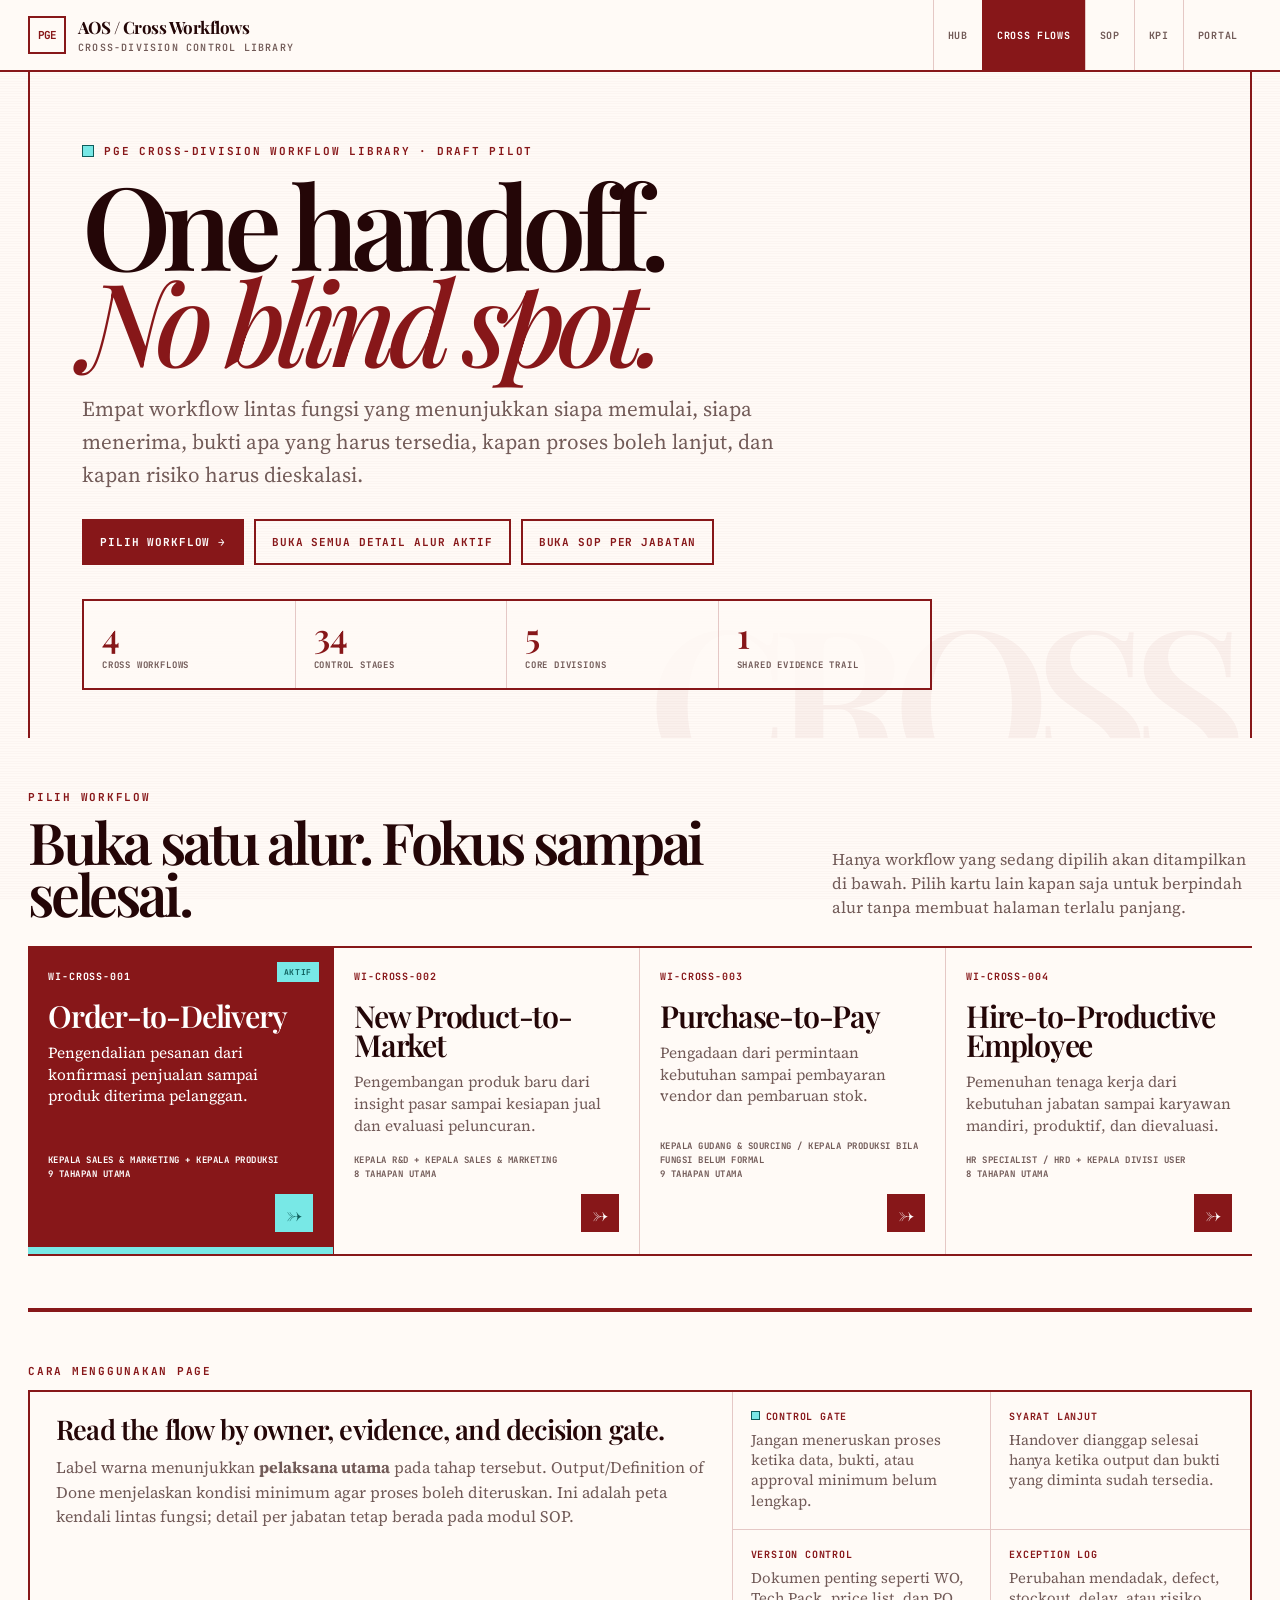
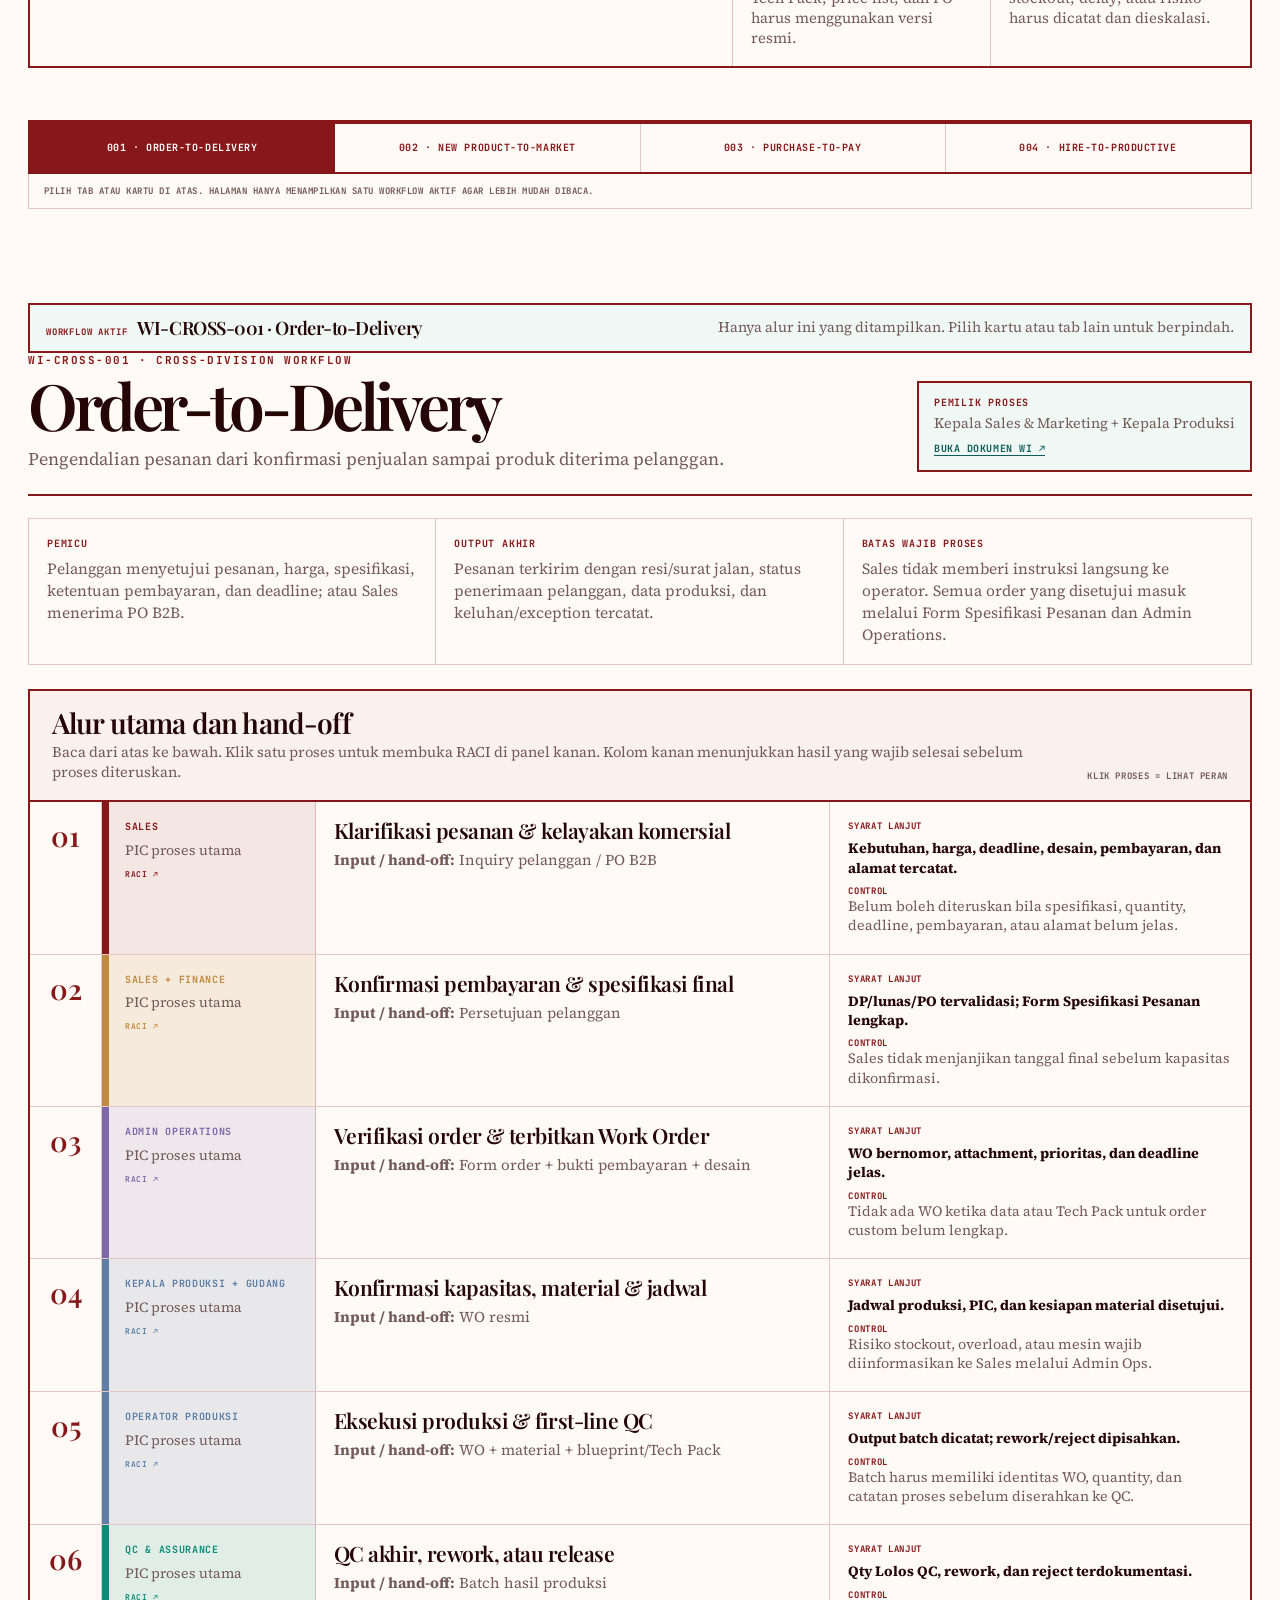
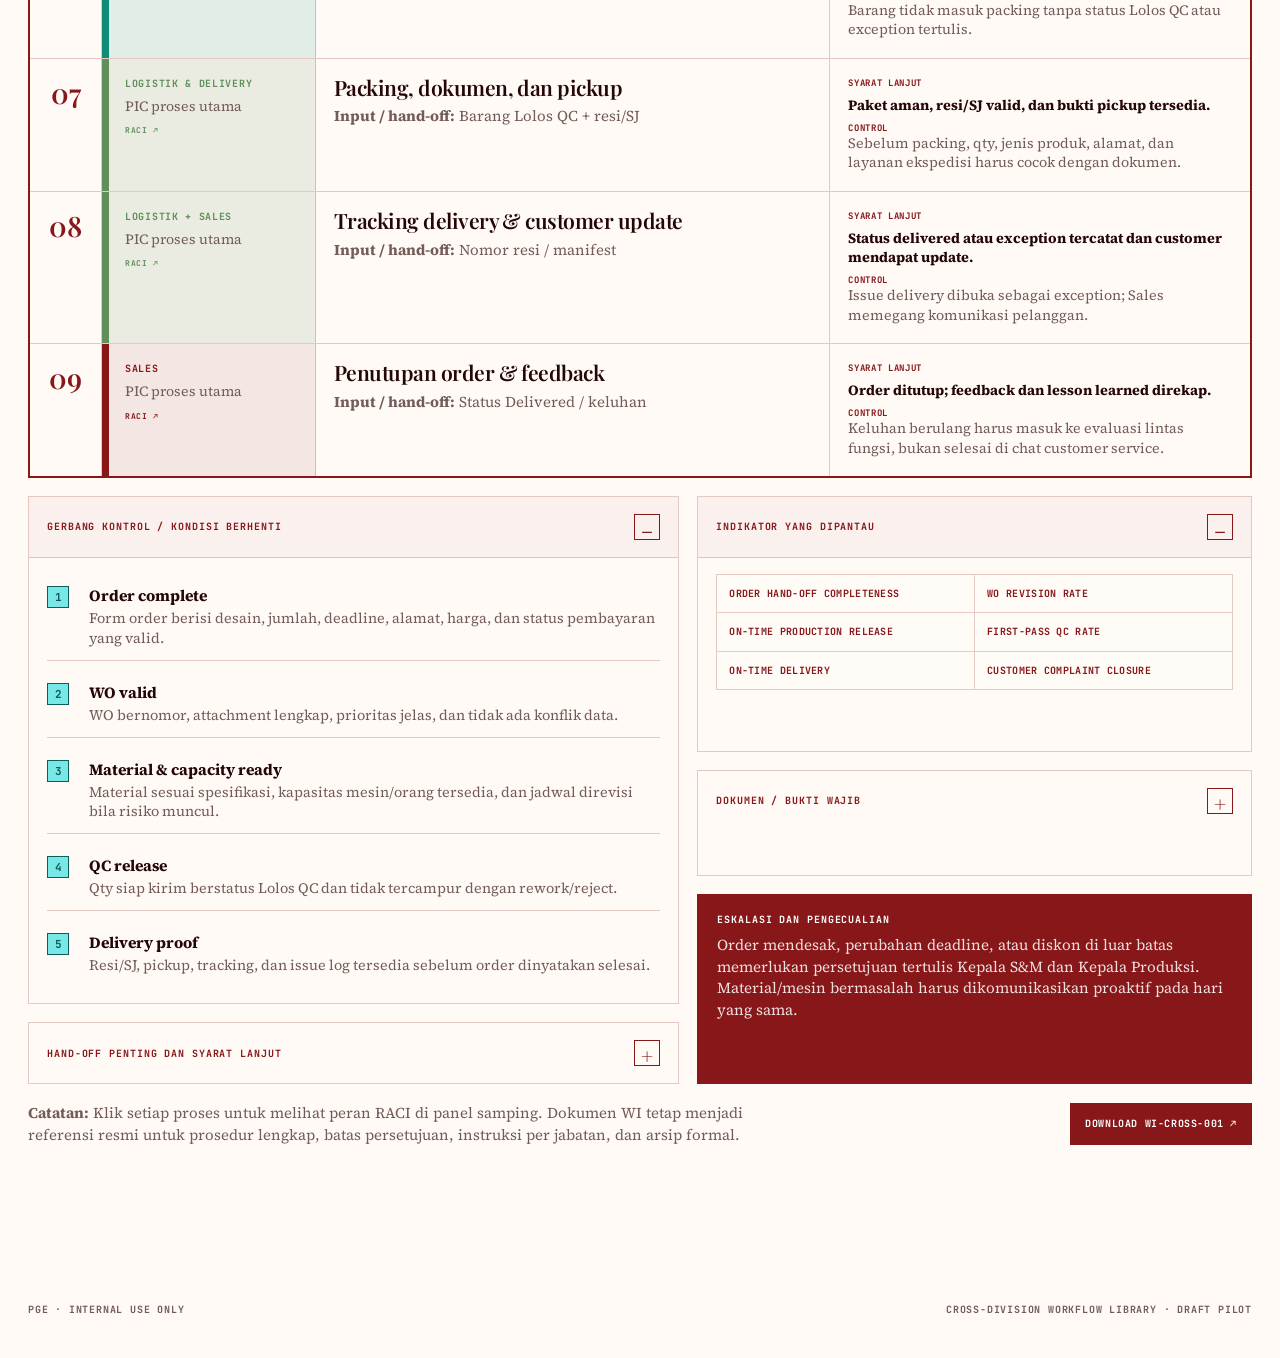
<file: cross-workflows.html>
<!DOCTYPE html>
<html lang="id">
<head>
<meta charset="UTF-8">
<meta name="viewport" content="width=device-width, initial-scale=1.0">
<meta name="description" content="PGE AOS workflow lintas fungsi dengan tampilan satu alur aktif dan RACI per proses.">
<title>PGE AOS — Workflow Lintas Fungsi</title>
<link rel="preconnect" href="https://fonts.googleapis.com">
<link rel="preconnect" href="https://fonts.gstatic.com" crossorigin>
<link href="https://fonts.googleapis.com/css2?family=JetBrains+Mono:wght@500;600;700&family=Playfair+Display:ital,wght@0,500;0,600;0,700;1,500;1,600&family=Source+Serif+4:opsz,wght@8..60,400;8..60,500;8..60,600;8..60,700&display=swap" rel="stylesheet">
<style>
:root{
  --wine:#871719; --wine-dark:#2b0708; --wine-mid:#aa4936; --wine-light:#f5e7e3;
  --aqua:#78e8e6; --aqua-dark:#0e5d5b; --cream:#fffaf6; --paper:#f8efe9; --paper2:#fff5ef;
  --ink:#240607; --muted:#725b58; --line:rgba(135,23,25,.22); --line-strong:rgba(135,23,25,.58);
  --sales:#871719; --admin:#7d68aa; --ops:#5d7ea7; --qc:#0e8c78; --logistics:#5f8f5a; --warehouse:#a78235; --finance:#c18b3f; --rnd:#0e7773; --tech:#0e5d5b; --hr:#b24b62; --owner:#4a0d0f;
}
*{box-sizing:border-box;border-radius:0}
html{scroll-behavior:smooth;scroll-padding-top:94px}
body{margin:0;background:var(--cream);color:var(--ink);font-family:"Source Serif 4",Georgia,serif;min-width:320px}
body:before{content:"";position:fixed;inset:0;pointer-events:none;z-index:-1;background:repeating-linear-gradient(0deg,transparent,transparent 1px,rgba(135,23,25,.12) 1px,rgba(135,23,25,.12) 2px),linear-gradient(135deg,transparent 0 49%,rgba(135,23,25,.022) 49% 50%,transparent 50% 100%);background-size:100% 5px,44px 44px;opacity:.17}
a{color:inherit;text-decoration:none}.skip{position:absolute;left:-10000px;top:auto}.skip:focus{left:20px;top:18px;z-index:1000;background:var(--wine);color:#fff;padding:12px 16px;font:700 12px "JetBrains Mono",monospace}
#progress{position:fixed;left:0;top:0;z-index:100;background:var(--aqua-dark);height:4px;width:0;transition:width .08s linear}
header{position:sticky;top:0;z-index:20;background:rgba(255,250,246,.94);border-bottom:2px solid var(--wine);backdrop-filter:blur(10px)}
.nav{max-width:1320px;margin:auto;min-height:70px;padding:0 28px;display:flex;align-items:center;justify-content:space-between;gap:20px}.brand{display:flex;align-items:center;gap:12px}.mark{width:38px;height:38px;display:grid;place-items:center;border:2px solid var(--wine);font:700 11px "JetBrains Mono",monospace;color:var(--wine);letter-spacing:-.1em}.brand-title{font:700 17px "Playfair Display",Georgia,serif;letter-spacing:-.03em}.brand-sub{display:block;font:600 10px "JetBrains Mono",monospace;color:var(--muted);letter-spacing:.12em;text-transform:uppercase;margin-top:2px}.nav-links{display:flex;align-self:stretch}.nav-link{padding:0 14px;display:flex;align-items:center;border-left:1px solid var(--line);font:700 10px "JetBrains Mono",monospace;color:var(--muted);letter-spacing:.07em;text-transform:uppercase;transition:100ms linear}.nav-link:hover,.nav-link.active{background:var(--wine);color:#fff}
main{max-width:1320px;margin:auto;padding:0 28px 84px}.hero{border-left:2px solid var(--wine);border-right:2px solid var(--wine);padding:72px 52px 48px;position:relative;overflow:hidden}.hero:after{content:"CROSS";position:absolute;right:20px;bottom:-.20em;color:rgba(135,23,25,.045);font:600 clamp(5rem,16vw,16rem)/.84 "Playfair Display",Georgia,serif;letter-spacing:-.09em;pointer-events:none}.hero>*{position:relative;z-index:1}.kicker{font:700 11px "JetBrains Mono",monospace;letter-spacing:.16em;text-transform:uppercase;color:var(--wine);display:flex;gap:10px;align-items:center}.kicker:before{content:"";width:10px;height:10px;background:var(--aqua);border:1px solid var(--aqua-dark)}.hero h1{margin:18px 0 12px;font:600 clamp(3.7rem,9vw,8.2rem)/.83 "Playfair Display",Georgia,serif;letter-spacing:-.075em;max-width:1080px}.hero h1 em{font-weight:500;color:var(--wine)}.hero p{max-width:720px;margin:26px 0 0;font-size:clamp(1.08rem,1.75vw,1.32rem);line-height:1.55;color:var(--muted)}.hero-actions{display:flex;gap:10px;flex-wrap:wrap;margin-top:28px}.hero-btn{min-height:46px;padding:0 16px;display:inline-flex;align-items:center;justify-content:center;border:2px solid var(--wine);background:var(--wine);color:#fff;font:700 11px "JetBrains Mono",monospace;letter-spacing:.08em;text-transform:uppercase;cursor:pointer;transition:100ms linear}.hero-btn:hover{background:transparent;color:var(--wine)}.hero-btn.secondary{background:transparent;color:var(--wine)}.hero-btn.secondary:hover{background:var(--wine);color:#fff}.hero-stats{display:grid;grid-template-columns:repeat(4,minmax(0,1fr));max-width:850px;margin-top:34px;border:2px solid var(--wine);background:rgba(255,250,246,.78)}.hero-stat{padding:17px 18px;border-right:1px solid var(--line)}.hero-stat:last-child{border-right:0}.hero-stat b{display:block;font:600 2.15rem/1 "Playfair Display",Georgia,serif;color:var(--wine)}.hero-stat span{display:block;margin-top:6px;font:700 9px/1.35 "JetBrains Mono",monospace;color:var(--muted);letter-spacing:.09em;text-transform:uppercase}
.section{padding:52px 0;border-bottom:4px solid var(--wine)}.section:last-child{border-bottom:0}.section-head{display:flex;align-items:end;justify-content:space-between;gap:24px;margin-bottom:26px}.section-label{font:700 11px "JetBrains Mono",monospace;color:var(--wine);letter-spacing:.16em;text-transform:uppercase;margin-bottom:12px}.section-head h2{margin:0;max-width:860px;font:600 clamp(2.35rem,4.5vw,4.6rem)/.9 "Playfair Display",Georgia,serif;letter-spacing:-.055em}.section-head p{max-width:420px;margin:0;color:var(--muted);font-size:1.02rem;line-height:1.48}
.library-grid{display:grid;grid-template-columns:repeat(4,minmax(0,1fr));border-top:2px solid var(--wine);border-bottom:2px solid var(--wine)}.library-card{min-height:270px;padding:22px 20px;display:flex;flex-direction:column;border-right:1px solid var(--line);background:rgba(255,250,246,.68);transition:100ms linear}.library-card:last-child{border-right:0}.library-card:hover{background:var(--wine);color:#fff}.library-card:hover .library-code,.library-card:hover .library-meta{color:#fff}.library-code{font:700 10px "JetBrains Mono",monospace;color:var(--wine);letter-spacing:.09em}.library-card h3{margin:18px 0 12px;font:600 1.9rem/.96 "Playfair Display",Georgia,serif;letter-spacing:-.04em}.library-card p{margin:0;color:var(--muted);font-size:.96rem;line-height:1.42}.library-meta{margin-top:auto;padding-top:18px;font:700 9px/1.55 "JetBrains Mono",monospace;color:var(--muted);letter-spacing:.055em;text-transform:uppercase}.library-arrow{margin-left:auto;margin-top:12px;width:38px;height:38px;display:grid;place-items:center;background:var(--wine);color:#fff;font:500 1.5rem "Playfair Display",serif}.library-card:hover .library-arrow{background:#fff;color:var(--wine)}
.reading-guide{display:grid;grid-template-columns:1.15fr .85fr;border:2px solid var(--wine);background:rgba(255,250,246,.78)}.guide-main{padding:24px 26px}.guide-main h3{margin:0 0 12px;font:600 1.7rem/1 "Playfair Display",Georgia,serif;letter-spacing:-.03em}.guide-main p{margin:0;color:var(--muted);font-size:1rem;line-height:1.52}.guide-rules{display:grid;grid-template-columns:1fr 1fr;border-left:1px solid var(--line)}.guide-rule{padding:18px;border-right:1px solid var(--line);border-bottom:1px solid var(--line);font-size:.93rem;line-height:1.35;color:var(--muted)}.guide-rule:nth-child(2n){border-right:0}.guide-rule:nth-last-child(-n+2){border-bottom:0}.guide-rule b{display:block;margin-bottom:7px;color:var(--wine);font:700 10px "JetBrains Mono",monospace;letter-spacing:.08em;text-transform:uppercase}.key{display:inline-block;width:9px;height:9px;margin-right:6px;background:var(--aqua);border:1px solid var(--aqua-dark)}
.flow-switcher{position:sticky;top:70px;z-index:10;display:flex;gap:0;overflow:auto;background:rgba(255,250,246,.95);border:2px solid var(--wine);border-top:0;backdrop-filter:blur(10px)}.flow-jump{flex:1;min-width:185px;min-height:48px;padding:0 12px;display:flex;align-items:center;justify-content:center;border:0;border-right:1px solid var(--line);background:transparent;color:var(--wine);font:700 10px "JetBrains Mono",monospace;letter-spacing:.055em;text-transform:uppercase;cursor:pointer;transition:100ms linear}.flow-jump:last-child{border-right:0}.flow-jump:hover,.flow-jump.active{background:var(--wine);color:#fff}
.workflow{scroll-margin-top:132px;padding:68px 0 52px;border-bottom:4px solid var(--wine)}.workflow:last-child{border-bottom:0}.workflow-top{display:grid;grid-template-columns:1fr auto;gap:26px;align-items:end;padding-bottom:22px;border-bottom:2px solid var(--wine)}.workflow-code{font:700 11px "JetBrains Mono",monospace;color:var(--wine);letter-spacing:.14em;text-transform:uppercase;margin-bottom:10px}.workflow h2{margin:0;font:600 clamp(2.7rem,5vw,5.4rem)/.87 "Playfair Display",Georgia,serif;letter-spacing:-.065em}.workflow h2 em{font-weight:500;color:var(--wine)}.workflow-sub{margin:13px 0 0;max-width:720px;color:var(--muted);font-size:1.12rem;line-height:1.47}.doc-badge{border:2px solid var(--wine);padding:13px 15px;min-width:230px;background:rgba(120,232,230,.12)}.doc-badge b{display:block;font:700 10px "JetBrains Mono",monospace;color:var(--wine);letter-spacing:.08em;text-transform:uppercase}.doc-badge span{display:block;margin-top:5px;color:var(--muted);font-size:.9rem;line-height:1.35}.doc-badge a{display:inline-flex;margin-top:9px;color:var(--aqua-dark);font:700 10px "JetBrains Mono",monospace;letter-spacing:.055em;text-transform:uppercase;border-bottom:1px solid var(--aqua-dark)}
.context-grid{display:grid;grid-template-columns:1fr 1fr 1fr;margin-top:22px;border:1px solid var(--line)}.context-card{padding:18px;border-right:1px solid var(--line);background:rgba(255,250,246,.68)}.context-card:last-child{border-right:0}.context-card b{display:block;margin-bottom:8px;color:var(--wine);font:700 10px "JetBrains Mono",monospace;letter-spacing:.08em;text-transform:uppercase}.context-card p{margin:0;color:var(--muted);font-size:.97rem;line-height:1.42}.context-card strong{color:var(--ink)}
.process-wrap{margin-top:24px;border:2px solid var(--wine);background:rgba(255,250,246,.73)}.process-head{display:flex;justify-content:space-between;gap:18px;align-items:end;padding:18px 22px;border-bottom:2px solid var(--wine);background:rgba(135,23,25,.045)}.process-head h3{margin:0;font:600 1.75rem/1 "Playfair Display",Georgia,serif;letter-spacing:-.03em}.process-head p{margin:5px 0 0;color:var(--muted);font-size:.92rem}.role-note{font:700 9px "JetBrains Mono",monospace;color:var(--muted);letter-spacing:.07em;text-transform:uppercase;white-space:nowrap}.process-list{padding:0}.process-step{display:grid;grid-template-columns:72px 214px minmax(0,1fr) minmax(240px,.82fr);min-height:116px;border-bottom:1px solid var(--line);position:relative}.process-step:last-child{border-bottom:0}.step-index{display:flex;align-items:flex-start;justify-content:center;padding-top:20px;font:600 1.75rem/1 "Playfair Display",Georgia,serif;color:var(--wine);border-right:1px solid var(--line)}.step-owner{padding:18px 16px;border-right:1px solid var(--line);background:var(--role-bg,rgba(135,23,25,.06));border-left:7px solid var(--role, var(--wine))}.step-owner b{display:block;color:var(--role,var(--wine));font:700 10px "JetBrains Mono",monospace;letter-spacing:.07em;text-transform:uppercase;line-height:1.35}.step-owner span{display:block;margin-top:7px;color:var(--muted);font-size:.88rem;line-height:1.3}.step-main{padding:18px 18px}.step-main h4{margin:0;font:600 1.32rem/1.04 "Playfair Display",Georgia,serif;letter-spacing:-.025em}.step-main p{margin:8px 0 0;color:var(--muted);font-size:.94rem;line-height:1.38}.step-proof{padding:18px;border-left:1px solid var(--line);background:rgba(255,250,246,.55)}.step-proof b{display:block;color:var(--wine);font:700 9px "JetBrains Mono",monospace;letter-spacing:.075em;text-transform:uppercase}.step-proof p{margin:7px 0 0;color:var(--muted);font-size:.89rem;line-height:1.36}.step-proof strong{color:var(--ink)}
.role-sales{--role:var(--sales);--role-bg:rgba(135,23,25,.09)}.role-admin{--role:var(--admin);--role-bg:rgba(125,104,170,.13)}.role-ops{--role:var(--ops);--role-bg:rgba(93,126,167,.14)}.role-qc{--role:var(--qc);--role-bg:rgba(14,140,120,.12)}.role-logistics{--role:var(--logistics);--role-bg:rgba(95,143,90,.13)}.role-warehouse{--role:var(--warehouse);--role-bg:rgba(167,130,53,.14)}.role-finance{--role:var(--finance);--role-bg:rgba(193,139,63,.14)}.role-rnd{--role:var(--rnd);--role-bg:rgba(14,119,115,.12)}.role-tech{--role:var(--tech);--role-bg:rgba(120,232,230,.16)}.role-hr{--role:var(--hr);--role-bg:rgba(178,75,98,.12)}.role-owner{--role:var(--owner);--role-bg:rgba(74,13,15,.08)}
.workflow-details{display:grid;grid-template-columns:1.08fr .92fr;gap:18px;margin-top:18px}.detail-stack{display:grid;gap:18px}.detail{border:1px solid var(--line);background:rgba(255,250,246,.72)}.detail summary{list-style:none;display:flex;align-items:center;justify-content:space-between;gap:16px;cursor:pointer;padding:17px 18px;font:700 10px "JetBrains Mono",monospace;color:var(--wine);letter-spacing:.09em;text-transform:uppercase}.detail summary::-webkit-details-marker{display:none}.detail summary:after{content:"+";display:grid;place-items:center;flex:0 0 24px;width:24px;height:24px;border:1px solid var(--wine);font:500 1.3rem "Playfair Display",Georgia,serif}.detail[open] summary{border-bottom:1px solid var(--line);background:rgba(135,23,25,.04)}.detail[open] summary:after{content:"–"}.detail-content{padding:16px 18px}.gate-list,.handoff-list,.chip-list{display:grid;gap:10px}.gate{display:grid;grid-template-columns:32px minmax(0,1fr);gap:10px;padding:11px 0;border-bottom:1px solid var(--line)}.gate:last-child{border-bottom:0}.gate-mark{width:22px;height:22px;margin-top:1px;background:var(--aqua);border:1px solid var(--aqua-dark);display:grid;place-items:center;color:var(--aqua-dark);font:700 11px "JetBrains Mono",monospace}.gate b{display:block;color:var(--ink);font:700 .98rem "Source Serif 4",Georgia,serif}.gate p{margin:3px 0 0;color:var(--muted);font-size:.9rem;line-height:1.38}.handoff{padding:11px 12px;border-left:5px solid var(--wine);background:rgba(135,23,25,.045)}.handoff b{display:block;color:var(--wine);font:700 10px "JetBrains Mono",monospace;letter-spacing:.06em;text-transform:uppercase}.handoff p{margin:5px 0 0;color:var(--muted);font-size:.9rem;line-height:1.37}.metric-grid{display:grid;grid-template-columns:1fr 1fr;border-top:1px solid var(--line);border-left:1px solid var(--line)}.metric{padding:12px;border-right:1px solid var(--line);border-bottom:1px solid var(--line);font:700 10px/1.35 "JetBrains Mono",monospace;color:var(--wine);letter-spacing:.03em;text-transform:uppercase;background:rgba(255,250,246,.65)}.chip-list{grid-template-columns:repeat(2,minmax(0,1fr));gap:8px}.chip{padding:9px 10px;border:1px solid var(--line);font:700 9px/1.35 "JetBrains Mono",monospace;color:var(--muted);letter-spacing:.04em;text-transform:uppercase;background:rgba(255,250,246,.72)}.escalation{padding:17px 18px;border:2px solid var(--wine);background:var(--wine);color:#fff}.escalation b{display:block;font:700 10px "JetBrains Mono",monospace;letter-spacing:.09em;text-transform:uppercase}.escalation p{margin:8px 0 0;color:rgba(255,255,255,.86);font-size:.95rem;line-height:1.42}.workflow-bottom{display:flex;justify-content:space-between;gap:18px;align-items:center;padding:18px 0 0}.workflow-bottom p{margin:0;max-width:760px;color:var(--muted);font-size:.94rem;line-height:1.44}.source-link{display:inline-flex;align-items:center;justify-content:center;min-height:42px;padding:0 13px;background:var(--wine);border:2px solid var(--wine);color:#fff;font:700 10px "JetBrains Mono",monospace;letter-spacing:.06em;text-transform:uppercase;white-space:nowrap}.source-link:hover{background:transparent;color:var(--wine)}
.controls{display:flex;gap:8px;justify-content:flex-end;margin-bottom:14px}.tiny-btn{padding:8px 10px;border:1px solid var(--wine);background:transparent;color:var(--wine);font:700 9px "JetBrains Mono",monospace;letter-spacing:.07em;text-transform:uppercase;cursor:pointer}.tiny-btn:hover{background:var(--wine);color:#fff}
footer{max-width:1320px;margin:auto;padding:22px 28px 42px;display:flex;justify-content:space-between;gap:20px;font:700 10px "JetBrains Mono",monospace;color:var(--muted);letter-spacing:.08em;text-transform:uppercase}
:focus-visible{outline:3px solid var(--aqua-dark);outline-offset:4px}

/* ═══════════════════════════════════════════════════════════
   INTERACTIVE RACI EXPLORER
   Click a workflow stage to see who is Responsible, Accountable,
   Consulted, and Informed before the hand-off proceeds.
   ═══════════════════════════════════════════════════════════ */
.process-step{width:100%;padding:0;color:inherit;text-align:left;cursor:pointer;font-family:inherit;background:transparent;border-left:0;border-right:0;border-top:0}
.process-step:hover{background:rgba(135,23,25,.045)}
.process-step.is-selected{background:rgba(120,232,230,.14);box-shadow:inset 8px 0 0 var(--aqua-dark)}
.process-step:focus-visible{outline:3px solid var(--aqua-dark);outline-offset:-3px;z-index:2}
.step-owner{position:relative}.step-owner:after{content:'RACI ↗';display:block;margin-top:10px;color:var(--role,var(--wine));font:700 8px "JetBrains Mono",monospace;letter-spacing:.08em;text-transform:uppercase}.process-step.is-selected .step-owner:after{content:'RACI OPEN'}


/* RACI SIDE DRAWER — opens only when a workflow stage is selected */
.raci-side-overlay{display:none;position:fixed;inset:0;z-index:500;background:rgba(43,7,8,.48);backdrop-filter:blur(5px)}
.raci-side-overlay.is-open{display:block}
.raci-side-drawer{position:absolute;right:0;top:0;bottom:0;width:min(560px,100vw);overflow-y:auto;background:var(--cream);border-left:4px solid var(--wine);transform:translateX(100%);transition:transform 150ms linear;box-shadow:-18px 0 42px rgba(43,7,8,.18)}
.raci-side-overlay.is-open .raci-side-drawer{transform:translateX(0)}
.raci-side-header{position:sticky;top:0;z-index:2;padding:20px 22px 18px;background:rgba(255,250,246,.97);border-bottom:2px solid var(--wine)}
.raci-side-close{float:right;min-height:36px;border:2px solid var(--wine);background:transparent;color:var(--wine);padding:0 10px;cursor:pointer;font:700 10px "JetBrains Mono",monospace;letter-spacing:.07em;text-transform:uppercase}
.raci-side-close:hover{background:var(--wine);color:#fff}
.raci-side-kicker{margin-bottom:8px;color:var(--wine);font:700 10px "JetBrains Mono",monospace;letter-spacing:.11em;text-transform:uppercase}
.raci-side-title{max-width:430px;margin:0;font:600 2rem/1 "Playfair Display",Georgia,serif;letter-spacing:-.045em;color:var(--wine-dark)}
.raci-side-body{padding:20px 22px 30px}
.raci-stage-summary{display:grid;grid-template-columns:1fr 1fr;margin-bottom:18px;border:1px solid var(--line);background:rgba(255,250,246,.78)}
.raci-stage-summary>div{padding:13px 14px;border-right:1px solid var(--line);border-bottom:1px solid var(--line)}
.raci-stage-summary>div:nth-child(2n){border-right:0}.raci-stage-summary>div:nth-last-child(-n+2){border-bottom:0}
.raci-stage-summary b{display:block;margin-bottom:5px;color:var(--wine);font:700 9px "JetBrains Mono",monospace;letter-spacing:.085em;text-transform:uppercase}
.raci-stage-summary span{display:block;color:var(--ink);font-size:.92rem;line-height:1.36}
.raci-side-intro{margin:0 0 14px;color:var(--muted);font-size:.96rem;line-height:1.45}
.raci-side-list{display:grid;gap:10px}
.raci-side-card{display:grid;grid-template-columns:48px 1fr;border:1px solid var(--line);background:rgba(255,250,246,.84)}
.raci-side-letter{display:flex;align-items:center;justify-content:center;color:#fff;font:700 1.25rem "JetBrains Mono",monospace}
.raci-side-card[data-raci="r"] .raci-side-letter{background:var(--wine)}
.raci-side-card[data-raci="a"] .raci-side-letter{background:var(--owner)}
.raci-side-card[data-raci="c"] .raci-side-letter{background:var(--aqua-dark)}
.raci-side-card[data-raci="i"] .raci-side-letter{background:var(--warehouse)}
.raci-side-card-content{padding:13px 14px}
.raci-side-card h3{margin:0;color:var(--wine-dark);font:700 11px "JetBrains Mono",monospace;letter-spacing:.055em;text-transform:uppercase}
.raci-side-card small{display:block;margin-top:4px;color:var(--muted);font-size:.86rem;line-height:1.32}
.raci-side-roles{margin:10px 0 0;padding:0;list-style:none;border-top:1px solid var(--line)}
.raci-side-roles li{padding:8px 0 0;color:var(--ink);font-size:.96rem;line-height:1.34}.raci-side-roles li:before{content:'•';color:var(--wine);font-weight:700;margin-right:7px}
.raci-side-note{margin-top:18px;padding:14px 15px;border-left:5px solid var(--aqua-dark);background:rgba(120,232,230,.15)}
.raci-side-note b{display:block;color:var(--aqua-dark);font:700 10px "JetBrains Mono",monospace;letter-spacing:.075em;text-transform:uppercase}.raci-side-note p{margin:6px 0 0;color:var(--ink);font-size:.94rem;line-height:1.42}
.raci-side-control{margin-top:12px;padding:14px 15px;border:2px solid var(--wine);background:rgba(135,23,25,.05)}
.raci-side-control b{display:block;color:var(--wine);font:700 10px "JetBrains Mono",monospace;letter-spacing:.075em;text-transform:uppercase}.raci-side-control p{margin:6px 0 0;color:var(--ink);font-size:.94rem;line-height:1.42}
@media(max-width:600px){.raci-side-header{padding:18px 17px 16px}.raci-side-body{padding:17px 16px 26px}.raci-stage-summary{grid-template-columns:1fr}.raci-stage-summary>div{border-right:0}.raci-stage-summary>div:nth-last-child(-n+2){border-bottom:1px solid var(--line)}.raci-stage-summary>div:last-child{border-bottom:0}.raci-side-title{font-size:1.72rem}.raci-side-drawer{width:100vw}}


/* ACTIVE WORKFLOW VIEW — satu workflow tampil sesuai kartu yang dipilih */
.library-card{width:100%;appearance:none;border-left:0;border-top:0;border-bottom:0;cursor:pointer;text-align:left;font-family:inherit;color:inherit}
.library-card.is-active{background:var(--wine);color:#fff;box-shadow:inset 0 -7px 0 var(--aqua)}
.library-card.is-active .library-code,.library-card.is-active .library-meta,.library-card.is-active p{color:#fff}
.library-card.is-active .library-arrow{background:var(--aqua);color:var(--aqua-dark)}
.library-card.is-active:after{content:'AKTIF';position:absolute;top:14px;right:14px;padding:5px 7px;background:var(--aqua);color:var(--aqua-dark);font:700 8px "JetBrains Mono",monospace;letter-spacing:.08em}
.library-card{position:relative}
.active-workflow-state{display:flex;align-items:center;justify-content:space-between;gap:16px;margin:26px 0 0;padding:13px 16px;border:2px solid var(--wine);background:rgba(120,232,230,.11)}
.active-workflow-state>div{display:flex;align-items:baseline;gap:10px;min-width:0}.active-workflow-state b{display:block;color:var(--wine);font:700 9px "JetBrains Mono",monospace;letter-spacing:.09em;text-transform:uppercase;white-space:nowrap}.active-workflow-state strong{display:block;font:600 1.15rem/1 "Playfair Display",Georgia,serif;letter-spacing:-.025em}.active-workflow-state p{margin:0;color:var(--muted);font-size:.91rem;line-height:1.35;text-align:right}
.workflow-switch-hint{padding:11px 15px;border:1px solid var(--line);border-top:0;background:rgba(255,250,246,.92);color:var(--muted);font:700 9px/1.4 "JetBrains Mono",monospace;letter-spacing:.055em;text-transform:uppercase}
.workflow-list-single{min-height:360px}
@media(max-width:860px){.library-grid{grid-template-columns:1fr 1fr}.library-card:nth-child(2){border-right:0}.library-card:nth-child(-n+2){border-bottom:1px solid var(--line)}.active-workflow-state{align-items:flex-start;flex-direction:column}.active-workflow-state p{text-align:left}}
@media(max-width:560px){.library-grid{grid-template-columns:1fr}.library-card,.library-card:nth-child(2){border-right:0;border-bottom:1px solid var(--line)}.library-card:last-child{border-bottom:0}.active-workflow-state{margin-top:18px}.workflow-switch-hint{font-size:8px}}

</style>
</head>
<body>
<div id="progress" aria-hidden="true"></div>
<a class="skip" href="#workflow-library">Lewati ke pilihan workflow</a>
<header>
  <nav class="nav" aria-label="Navigasi utama">
    <a class="brand" href="index.html" aria-label="PGE AOS System Hub"><span class="mark">PGE</span><span><span class="brand-title">AOS / Cross Workflows</span><span class="brand-sub">Cross-Division Control Library</span></span></a>
    <div class="nav-links">
      <a class="nav-link" href="index.html">Hub</a>
      <a class="nav-link active" href="cross-workflows.html">Cross Flows</a>
      <a class="nav-link" href="sop.html">SOP</a>
      <a class="nav-link" href="kpi.html">KPI</a>
      <a class="nav-link" href="login.html">Portal</a>
    </div>
  </nav>
</header>
<main>
  <section class="hero" aria-labelledby="page-title">
    <div class="kicker">PGE cross-division workflow library · Draft Pilot</div>
    <h1 id="page-title">One handoff.<br><em>No blind spot.</em></h1>
    <p>Empat workflow lintas fungsi yang menunjukkan siapa memulai, siapa menerima, bukti apa yang harus tersedia, kapan proses boleh lanjut, dan kapan risiko harus dieskalasi.</p>
    <div class="hero-actions" aria-label="Aksi cepat"><a class="hero-btn" href="#workflow-library">Pilih workflow →</a><button class="hero-btn secondary" type="button" id="expand-all">Buka semua detail alur aktif</button><a class="hero-btn secondary" href="sop.html">Buka SOP per jabatan</a></div>
    <div class="hero-stats" aria-label="Ringkasan workflow"><div class="hero-stat"><b>4</b><span>Cross workflows</span></div><div class="hero-stat"><b>34</b><span>Control stages</span></div><div class="hero-stat"><b>5</b><span>Core divisions</span></div><div class="hero-stat"><b>1</b><span>Shared evidence trail</span></div></div>
  </section>

  <section class="section" id="workflow-library" aria-labelledby="library-title">
    <div class="section-head"><div><div class="section-label">Pilih workflow</div><h2 id="library-title">Buka satu alur. Fokus sampai selesai.</h2></div><p>Hanya workflow yang sedang dipilih akan ditampilkan di bawah. Pilih kartu lain kapan saja untuk berpindah alur tanpa membuat halaman terlalu panjang.</p></div>
    <div class="library-grid" id="library-grid"></div>
  </section>

  <section class="section" aria-labelledby="reading-title">
    <div class="section-label">Cara menggunakan page</div>
    <div class="reading-guide"><div class="guide-main"><h3 id="reading-title">Read the flow by owner, evidence, and decision gate.</h3><p>Label warna menunjukkan <strong>pelaksana utama</strong> pada tahap tersebut. Output/Definition of Done menjelaskan kondisi minimum agar proses boleh diteruskan. Ini adalah peta kendali lintas fungsi; detail per jabatan tetap berada pada modul SOP.</p></div><div class="guide-rules"><div class="guide-rule"><b><span class="key"></span>Control gate</b>Jangan meneruskan proses ketika data, bukti, atau approval minimum belum lengkap.</div><div class="guide-rule"><b>Syarat lanjut</b>Handover dianggap selesai hanya ketika output dan bukti yang diminta sudah tersedia.</div><div class="guide-rule"><b>Version control</b>Dokumen penting seperti WO, Tech Pack, price list, dan PO harus menggunakan versi resmi.</div><div class="guide-rule"><b>Exception log</b>Perubahan mendadak, defect, stockout, delay, atau risiko harus dicatat dan dieskalasi.</div></div></div>
  </section>

  <div class="flow-switcher" id="workflow-switcher" aria-label="Pilih workflow"></div>
  <section id="workflow-list" aria-label="Detail cross-division workflow"></section>
</main>
<footer><span>PGE · Internal use only</span><span>Cross-Division Workflow Library · Draft Pilot</span></footer>

<script>
const WORKFLOWS = [{"id": "order", "code": "WI-CROSS-001", "short": "Order-to-Delivery", "title": "Order-to-Delivery", "subtitle": "Pengendalian pesanan dari konfirmasi penjualan sampai produk diterima pelanggan.", "owners": "Kepala Sales & Marketing + Kepala Produksi", "scope": "Sales · Admin Operations · Produksi · QC · Gudang/Sourcing · Logistik · Finance", "trigger": "Pelanggan menyetujui pesanan, harga, spesifikasi, ketentuan pembayaran, dan deadline; atau Sales menerima PO B2B.", "outcome": "Pesanan terkirim dengan resi/surat jalan, status penerimaan pelanggan, data produksi, dan keluhan/exception tercatat.", "boundary": "Sales tidak memberi instruksi langsung ke operator. Semua order yang disetujui masuk melalui Form Spesifikasi Pesanan dan Admin Operations.", "source": "docs/WI-CROSS-001_Workflow_Order-to-Delivery_PGE.docx", "steps": [{"n": "01", "role": "Sales", "tone": "sales", "title": "Klarifikasi pesanan & kelayakan komersial", "input": "Inquiry pelanggan / PO B2B", "output": "Kebutuhan, harga, deadline, desain, pembayaran, dan alamat tercatat.", "control": "Belum boleh diteruskan bila spesifikasi, quantity, deadline, pembayaran, atau alamat belum jelas."}, {"n": "02", "role": "Sales + Finance", "tone": "finance", "title": "Konfirmasi pembayaran & spesifikasi final", "input": "Persetujuan pelanggan", "output": "DP/lunas/PO tervalidasi; Form Spesifikasi Pesanan lengkap.", "control": "Sales tidak menjanjikan tanggal final sebelum kapasitas dikonfirmasi."}, {"n": "03", "role": "Admin Operations", "tone": "admin", "title": "Verifikasi order & terbitkan Work Order", "input": "Form order + bukti pembayaran + desain", "output": "WO bernomor, attachment, prioritas, dan deadline jelas.", "control": "Tidak ada WO ketika data atau Tech Pack untuk order custom belum lengkap."}, {"n": "04", "role": "Kepala Produksi + Gudang", "tone": "ops", "title": "Konfirmasi kapasitas, material & jadwal", "input": "WO resmi", "output": "Jadwal produksi, PIC, dan kesiapan material disetujui.", "control": "Risiko stockout, overload, atau mesin wajib diinformasikan ke Sales melalui Admin Ops."}, {"n": "05", "role": "Operator Produksi", "tone": "ops", "title": "Eksekusi produksi & first-line QC", "input": "WO + material + blueprint/Tech Pack", "output": "Output batch dicatat; rework/reject dipisahkan.", "control": "Batch harus memiliki identitas WO, quantity, dan catatan proses sebelum diserahkan ke QC."}, {"n": "06", "role": "QC & Assurance", "tone": "qc", "title": "QC akhir, rework, atau release", "input": "Batch hasil produksi", "output": "Qty Lolos QC, rework, dan reject terdokumentasi.", "control": "Barang tidak masuk packing tanpa status Lolos QC atau exception tertulis."}, {"n": "07", "role": "Logistik & Delivery", "tone": "logistics", "title": "Packing, dokumen, dan pickup", "input": "Barang Lolos QC + resi/SJ", "output": "Paket aman, resi/SJ valid, dan bukti pickup tersedia.", "control": "Sebelum packing, qty, jenis produk, alamat, dan layanan ekspedisi harus cocok dengan dokumen."}, {"n": "08", "role": "Logistik + Sales", "tone": "logistics", "title": "Tracking delivery & customer update", "input": "Nomor resi / manifest", "output": "Status delivered atau exception tercatat dan customer mendapat update.", "control": "Issue delivery dibuka sebagai exception; Sales memegang komunikasi pelanggan."}, {"n": "09", "role": "Sales", "tone": "sales", "title": "Penutupan order & feedback", "input": "Status Delivered / keluhan", "output": "Order ditutup; feedback dan lesson learned direkap.", "control": "Keluhan berulang harus masuk ke evaluasi lintas fungsi, bukan selesai di chat customer service."}], "gates": [["Order complete", "Form order berisi desain, jumlah, deadline, alamat, harga, dan status pembayaran yang valid."], ["WO valid", "WO bernomor, attachment lengkap, prioritas jelas, dan tidak ada konflik data."], ["Material & capacity ready", "Material sesuai spesifikasi, kapasitas mesin/orang tersedia, dan jadwal direvisi bila risiko muncul."], ["QC release", "Qty siap kirim berstatus Lolos QC dan tidak tercampur dengan rework/reject."], ["Delivery proof", "Resi/SJ, pickup, tracking, dan issue log tersedia sebelum order dinyatakan selesai."]], "handoffs": [["Sales → Admin Ops", "Form Spesifikasi Pesanan, bukti DP/PO, desain, deadline, alamat, dan catatan khusus lengkap."], ["Admin Ops → Produksi", "WO bernomor dengan attachment, prioritas, deadline, dan versi dokumen yang sama."], ["Gudang → Produksi", "Material sesuai spesifikasi/qty; mutasi stok dan bukti serah-terima ada."], ["Produksi → QC", "Batch beridentitas WO, qty, catatan proses, dan rework telah dipisahkan."], ["QC → Logistik", "Status Lolos QC, quantity siap kirim, dan instruksi packing tersedia."], ["Logistik → Sales", "Resi/SJ, waktu pickup, status tracking, dan exception dicatat."]], "metrics": ["Order hand-off completeness", "WO revision rate", "On-time production release", "First-pass QC rate", "On-time delivery", "Customer complaint closure"], "records": ["Form Spesifikasi Pesanan", "Work Order + revisi", "Tech Pack / Blueprint", "Log Produksi & QC", "Surat Jalan / Resi / Manifest", "Log Keluhan / Exception"], "escalation": "Order mendesak, perubahan deadline, atau diskon di luar batas memerlukan persetujuan tertulis Kepala S&M dan Kepala Produksi. Material/mesin bermasalah harus dikomunikasikan proaktif pada hari yang sama."}, {"id": "product", "code": "WI-CROSS-002", "short": "New Product-to-Market", "title": "New Product-to-Market", "subtitle": "Pengembangan produk baru dari insight pasar sampai kesiapan jual dan evaluasi peluncuran.", "owners": "Kepala R&D + Kepala Sales & Marketing", "scope": "Marketing · Product Development · Technical & Blueprint · Operations · Finance · Sales · QC", "trigger": "Terdapat peluang pasar, tren, kebutuhan pelanggan, masukan customer, atau inisiatif inovasi yang disetujui untuk dievaluasi.", "outcome": "Produk berstatus production-ready dan market-ready: desain ACC, Tech Pack lengkap, HPP/harga disetujui, first article lulus, dan Sales menerima launch pack.", "boundary": "Produk tidak boleh diumumkan atau dijual hanya karena desain menarik. Kelayakan teknis, mutu, HPP, kapasitas, dan informasi komersial harus tervalidasi.", "source": "docs/WI-CROSS-002_Workflow_New-Product-to-Market_PGE.docx", "steps": [{"n": "01", "role": "Marketing", "tone": "sales", "title": "Riset pasar & Market Insight Brief", "input": "Tren, feedback customer, data sales, marketplace, kompetitor", "output": "Market Insight Brief: target pasar, masalah pelanggan, bukti, peluang, dan hipotesis.", "control": "Pisahkan fakta/data dari asumsi kreatif agar tingkat kepastian insight jelas."}, {"n": "02", "role": "Kepala R&D + Kepala S&M", "tone": "rnd", "title": "Product Brief & prioritisasi portofolio", "input": "Market Insight Brief", "output": "Scope produk, target harga/margin, use case, owner proyek, milestone, dan kriteria sukses.", "control": "Keputusan lanjut/hold/reject dicatat agar backlog inovasi transparan."}, {"n": "03", "role": "Product Development", "tone": "rnd", "title": "Konsep & desain produk", "input": "Product Brief", "output": "File master, mockup, ukuran awal, catatan uji teknis, dan iterasi desain terkendali.", "control": "File yang diteruskan ke Technical harus bersih, berlabel versi, dan sudah melalui review kreatif."}, {"n": "04", "role": "Technical & Blueprint", "tone": "tech", "title": "Validasi teknis & ACC Design", "input": "Draf desain + input Operations/Gudang", "output": "Catatan DFM/feasibility dan status ACC, ACC dengan catatan, atau revisi.", "control": "ACC Design adalah gerbang formal sebelum Tech Pack final atau pilot production."}, {"n": "05", "role": "Technical + Finance", "tone": "finance", "title": "Prototype, uji mutu, HPP & Tech Pack", "input": "Desain ACC + material", "output": "Prototype teruji, HPP sheet, Tech Pack versi terkendali, dan approval teknis.", "control": "Jika margin/HPP tidak layak, evaluasi ulang desain, material, proses, atau target segmen; jangan hanya memaksa harga."}, {"n": "06", "role": "Operations + QC", "tone": "ops", "title": "Pilot production / First Article", "input": "Tech Pack disahkan", "output": "Bukti proses stabil: first article, catatan defect/waste, cycle time, dan status production-ready/revisi.", "control": "Perubahan setelah pilot wajib diberi nomor versi dan diperiksa dampaknya ke HPP, price list, konten, serta training Sales."}, {"n": "07", "role": "Marketing + Sales", "tone": "sales", "title": "Kesiapan komersial & Launch Pack", "input": "Produk production-ready + price approval", "output": "Katalog, FAQ, price list, lead time, batas kapasitas, dan materi jual tersedia.", "control": "Produk belum dipromosikan bila harga, lead time, atau batas kualitas belum diputuskan."}, {"n": "08", "role": "Sales + Marketing", "tone": "sales", "title": "Launch & evaluasi 30/60/90 hari", "input": "Launch checklist", "output": "Data demand, conversion, defect, keluhan, margin, dan keputusan scale-up/hold/discontinue.", "control": "Keluhan produk baru berulang adalah signal improvement lintas fungsi, bukan hanya masalah customer service."}], "gates": [["Evidence-based opportunity", "Market Insight Brief menyebut target pengguna, masalah, bukti, peluang, dan hipotesis."], ["ACC Design", "Keputusan kreatif dan teknis tercatat; tidak ada pilot sebelum ACC/ACC bersyarat formal."], ["HPP & quality proven", "Prototype, uji material/durability, HPP, dan Tech Pack memenuhi target mutu serta margin."], ["First article pass", "Operations/QC membuktikan desain dapat diproduksi konsisten dengan parameter dan titik QC jelas."], ["Launch ready", "Sales menerima harga, lead time, FAQ, batas kapasitas, katalog, dan launch checklist lengkap."]], "handoffs": [["Marketing → R&D", "Insight brief memuat target, masalah, bukti, peluang, dan hipotesis."], ["Product Dev → Technical", "File master versi final, mockup, ukuran awal, catatan konsep, dan review kreatif tersedia."], ["Technical → Operations", "Tech Pack disahkan; material, parameter proses, titik QC, dan versi dokumen jelas."], ["Operations/QC → Sales/Marketing", "First article lulus; production-ready, lead time, dan batas kapasitas tersedia."], ["Finance → Sales", "HPP, harga minimum, target margin, dan price list sudah disetujui."]], "metrics": ["Time-to-market", "Design iteration rate", "First article pass rate", "Target HPP achievement", "Launch readiness completeness", "Early product quality signal"], "records": ["Market Insight Brief", "Product Brief + Project Tracker", "File Desain Master", "Tech Pack + DFM Checklist", "HPP Sheet + Price Approval", "First Article + Launch Checklist"], "escalation": "Produk dengan risiko mutu tinggi, material baru, atau investasi besar wajib melalui review lintas fungsi. Permintaan launch sebelum production-ready harus mencatat risiko, batas jumlah, dan approver exception."}, {"id": "purchase", "code": "WI-CROSS-003", "short": "Purchase-to-Pay", "title": "Purchase-to-Pay", "subtitle": "Pengadaan dari permintaan kebutuhan sampai pembayaran vendor dan pembaruan stok.", "owners": "Kepala Gudang & Sourcing / Kepala Produksi bila fungsi belum formal", "scope": "Produksi · R&D · Gudang/Sourcing · Finance & Treasury · Accounting · Vendor", "trigger": "Produksi/R&D membutuhkan material atau jasa, stok mencapai reorder point, atau ada kebutuhan pembelian yang disetujui.", "outcome": "Barang/jasa diterima dan tercatat; invoice cocok dengan PO dan GRN; pembayaran dilakukan sesuai approval dan cash-flow plan.", "boundary": "Tidak ada pembelian hanya berdasarkan chat atau lisan tanpa Purchase Requisition, kecuali emergency yang dicatat dan disetujui sesuai matriks otorisasi.", "source": "docs/WI-CROSS-003_Workflow_Purchase-to-Pay_PGE.docx", "steps": [{"n": "01", "role": "Produksi / R&D", "tone": "ops", "title": "Ajukan Purchase Requisition", "input": "Kebutuhan material/jasa, WO, proyek, atau reorder point", "output": "PR lengkap: item, spesifikasi, quantity, date needed, tujuan, dan alasan bisnis.", "control": "PR tanpa spesifikasi atau tanggal kebutuhan yang jelas dikembalikan untuk dilengkapi."}, {"n": "02", "role": "Gudang / Sourcing", "tone": "warehouse", "title": "Cek stok & validasi spesifikasi", "input": "PR + stock card + data on-order", "output": "Keputusan pakai stok, substitusi disetujui, beli baru, atau revisi kebutuhan.", "control": "Material kritis harus dikonfirmasi dengan pemohon/R&D Teknis sebelum masuk RFQ."}, {"n": "03", "role": "Gudang / Sourcing", "tone": "warehouse", "title": "RFQ, evaluasi vendor & rekomendasi", "input": "Spesifikasi kebutuhan", "output": "Perbandingan vendor, harga, kualitas, lead time, term, dan rekomendasi pembelian.", "control": "Vendor/material baru memerlukan sample atau bukti kualitas sebelum PO bernilai besar."}, {"n": "04", "role": "Finance + Approver", "tone": "finance", "title": "Validasi anggaran & approval", "input": "Rekomendasi pembelian + quotation", "output": "Dana/limit terkonfirmasi; jadwal pembayaran dan approval tersedia.", "control": "Jika dana kurang, pilih penjadwalan, pembelian bertahap, term vendor, atau eskalasi; jangan menghindari approval."}, {"n": "05", "role": "Gudang / Sourcing", "tone": "warehouse", "title": "Terbitkan PO & monitor vendor", "input": "Approval + quotation", "output": "PO resmi, delivery date, term vendor, dan konfirmasi tertulis vendor.", "control": "Vendor dianggap berkomitmen hanya setelah PO dan konfirmasi tertulis tersedia."}, {"n": "06", "role": "Gudang / Sourcing + User", "tone": "warehouse", "title": "Terima barang, incoming QC & GRN", "input": "Barang datang + PO + surat jalan", "output": "GRN; status received, partial, hold, reject, atau retur; put-away bila lolos.", "control": "Barang hold/reject tidak boleh masuk stok siap pakai atau menjadi dasar pembayaran penuh."}, {"n": "07", "role": "Gudang / Sourcing", "tone": "warehouse", "title": "Update stok & serahkan dokumen", "input": "GRN + invoice", "output": "Stock card terbarui; PO, GRN, invoice, dan dokumen pajak siap untuk Finance/Accounting.", "control": "Update stok dilakukan pada hari penerimaan agar informasi produksi tidak salah."}, {"n": "08", "role": "Finance + Accounting", "tone": "finance", "title": "Three-way match, jadwal & pembayaran", "input": "PO + GRN + invoice", "output": "Pembayaran sah, bukti transfer, status utang, dan pencatatan akuntansi tersedia.", "control": "Mismatch item, qty, harga, pajak, atau term harus diselesaikan sebelum pembayaran."}, {"n": "09", "role": "Gudang + Finance", "tone": "owner", "title": "Review vendor & procurement performance", "input": "Data pembelian, retur, harga, lead time", "output": "Tindakan harga/kualitas/lead time/vendor dan risiko supply diperbarui.", "control": "Hasil review menjadi input PR, produksi, budget, dan vendor list berikutnya."}], "gates": [["PR complete", "Item, spesifikasi, qty, date needed, tujuan, alasan, dan approval kebutuhan tersedia."], ["Stock & spec validated", "Stok fisik/sistem, material on-order, substitusi, dan spesifikasi kritis sudah diperiksa."], ["Funds & PO authorized", "Quotation/rekomendasi, anggaran, cash-flow impact, approval, PO, dan term vendor jelas."], ["Incoming acceptance", "Barang cocok dengan PO, incoming QC dan GRN selesai; hold/reject dipisahkan."], ["Three-way match", "PO, GRN, dan invoice konsisten sebelum pembayaran dan pencatatan kewajiban."]], "handoffs": [["Pemohon → Gudang", "PR memiliki spesifikasi, qty, date needed, tujuan, dan approval kebutuhan."], ["Gudang → Finance", "Quotation/rekomendasi memuat vendor, harga, term, lead time, dan dampak dana."], ["Finance → Vendor / PO", "Dana dan otorisasi tersedia; PO resmi dan kondisi komersial jelas."], ["Vendor → Gudang", "Barang sesuai PO, surat jalan, kualitas minimum, dan GRN dibuat."], ["Gudang → Finance", "PO, GRN, invoice, dokumen pajak, serta info selisih tersedia."], ["Finance → Accounting", "Bukti pembayaran, invoice final, dan status utang tersedia untuk jurnal/closing."]], "metrics": ["PR-to-PO cycle time", "Stockout incident", "PO delivery adherence", "Incoming quality acceptance", "Three-way match exception", "Vendor payment on-time"], "records": ["Purchase Requisition", "RFQ / Quotation / Vendor Comparison", "Purchase Order", "GRN / Incoming QC / Retur", "Invoice + Dokumen Pajak", "Bukti Pembayaran + Vendor Scorecard"], "escalation": "Emergency purchase hanya untuk mencegah berhentinya produksi, risiko keselamatan, atau dampak pelanggan serius dan wajib dicatat paling lambat hari kerja berikutnya. Tidak ada satu pihak yang membuat commitment vendor, menerima barang, dan menyetujui pembayaran sendiri."}, {"id": "hire", "code": "WI-CROSS-004", "short": "Hire-to-Productive", "title": "Hire-to-Productive Employee", "subtitle": "Pemenuhan tenaga kerja dari kebutuhan jabatan sampai karyawan mandiri, produktif, dan dievaluasi.", "owners": "HR Specialist / HRD + Kepala Divisi User", "scope": "Kepala Divisi · HR · Finance/Payroll · Atasan Langsung · Trainer · Karyawan Baru", "trigger": "Kepala Divisi mengajukan kebutuhan personel atau HR menemukan kebutuhan dari analisis beban kerja, rencana bisnis, turnover, atau gap kompetensi.", "outcome": "Karyawan mampu bekerja mandiri pada peran: administrasi selesai, onboarding tuntas, SOP kritis lulus, KPI awal jelas, dan evaluasi masa kerja awal terdokumentasi.", "boundary": "Karyawan baru tidak dianggap siap mandiri pada hari pertama. Kesiapan dibuktikan lewat onboarding, OJT, SOP certification, praktik kerja, dan review KPI awal.", "source": "docs/WI-CROSS-004_Workflow_Hire-to-Productive_Employee_PGE.docx", "steps": [{"n": "01", "role": "Kepala Divisi + HR", "tone": "hr", "title": "Analisis kebutuhan & Manpower Request", "input": "Beban kerja, backlog, turnover, rencana bisnis, atau gap kompetensi", "output": "MR dengan jabatan, alasan, kompetensi, timing, atasan, dan kebutuhan budget.", "control": "Evaluasi alternatif terlebih dahulu: redistribusi kerja, perbaikan proses, automation, training, atau overtime yang sesuai."}, {"n": "02", "role": "HR + Kepala Divisi", "tone": "hr", "title": "Validasi Job Profile, kompetensi & plan", "input": "MR disetujui", "output": "Job Profile, competency matrix, rentang kompensasi/budget, recruitment plan, dan interview scorecard.", "control": "Posting/sourcing dimulai hanya setelah kriteria dan approval headcount/kompensasi jelas."}, {"n": "03", "role": "HR Specialist", "tone": "hr", "title": "Sourcing, screening & seleksi", "input": "Job Profile", "output": "Shortlist kandidat berdasarkan kompetensi, integritas, culture fit, dan bukti assessment.", "control": "Kandidat tidak dipilih hanya dari rekomendasi informal tanpa assessment yang terdokumentasi."}, {"n": "04", "role": "HR + User Division", "tone": "hr", "title": "Wawancara User & keputusan kandidat", "input": "Scorecard kandidat + hasil tes/praktik", "output": "Kandidat utama/cadangan dengan justifikasi keputusan dan approval terkait.", "control": "Feedback User harus terstruktur, bukan sekadar “cocok/tidak cocok”."}, {"n": "05", "role": "HR + Finance/Payroll", "tone": "finance", "title": "Offer, kontrak & pre-boarding", "input": "Kandidat dipilih + approval kompensasi", "output": "Offer diterima, dokumen kerja/payout minimum lengkap, agenda hari pertama, dan owner onboarding ditetapkan.", "control": "Status kerja, kontrak, waktu kerja, upah, BPJS, dan hak mengikuti kebijakan serta regulasi yang berlaku."}, {"n": "06", "role": "HR + Kepala Divisi", "tone": "hr", "title": "Onboarding budaya, kebijakan & orientasi peran", "input": "Karyawan aktif", "output": "Checklist onboarding, rencana 30 hari, JD/Key Activities/RACI/SOP, buddy/trainer, dan akses kerja.", "control": "Karyawan diberi ruang bertanya tanpa public correction; feedback awal diberikan privat dan berbasis bukti."}, {"n": "07", "role": "Atasan Langsung / Trainer", "tone": "ops", "title": "OJT & SOP certification", "input": "SOP kritis + rencana training", "output": "Bukti pemahaman/praktik; status lulus mandiri, lulus dengan supervisi, atau perlu coaching.", "control": "Tidak ada otorisasi penuh pada aktivitas berisiko sebelum kompetensi minimum dipenuhi."}, {"n": "08", "role": "Atasan + HR", "tone": "hr", "title": "KPI awal, feedback & evaluasi masa kerja awal", "input": "Data kerja awal + check-in", "output": "KPI awal, review, action plan, dan status produktif/coaching/tindak lanjut terdokumentasi.", "control": "Pisahkan system gap, skill gap, dan will gap sebelum menyimpulkan kinerja; keputusan mengikuti kontrak, kebijakan, dan regulasi."}], "gates": [["Real business need", "MR menjelaskan job scope, alasan bisnis, kompetensi, timing, atasan, dan dampak bila posisi kosong."], ["Role & hiring criteria defined", "Job profile, competency matrix, headcount/compensation approval, selection plan, dan scorecard siap."], ["Offer & admin minimum complete", "Offer accepted, dokumen kerja, data payroll/benefit, tanggal mulai, dan agenda hari pertama terkonfirmasi."], ["Onboarding + 30-day plan", "Budaya, kebijakan, struktur, JD, SOP, buddy/trainer, akses, dan rencana 30 hari tersedia."], ["SOP certification + early KPI", "Kompetensi kritis dibuktikan dan KPI/check-in/evaluasi awal terdokumentasi sebelum status mandiri penuh."]], "handoffs": [["Kepala Divisi → HR", "MR disetujui; Job Profile, alasan bisnis, kompetensi, timing, dan atasan jelas."], ["HR → User", "Shortlist memenuhi kriteria wajib; scorecard dan jadwal interview tersedia."], ["HR/User → Finance/Payroll", "Kandidat dipilih; kompensasi/approval; data offer dan tanggal mulai jelas."], ["HR → Atasan/Trainer", "Onboarding checklist, JD, SOP kritis, dan rencana 30 hari tersedia."], ["Trainer → Kepala Divisi", "Bukti SOP certification, status kompetensi, dan gap training tersedia."], ["Kepala Divisi → HR", "KPI awal dan hasil review terdokumentasi dengan bukti untuk arsip/development."]], "metrics": ["Time-to-fill", "Hiring manager satisfaction", "Onboarding completion", "SOP certification completion", "30/60/90-day productivity", "Early turnover / early failure signal"], "records": ["Manpower Request + Job Profile", "Recruitment Tracker + Scorecard", "Offer / Contract / Employee File", "Onboarding Checklist", "Training Matrix + SOP Certification", "KPI Review + Action Plan"], "escalation": "Kebutuhan mendesak tidak menghapus standar kompetensi, keselamatan, atau administrasi dasar. Perubahan jabatan/tanggung jawab/kompensasi setelah offer harus dikonfirmasi tertulis. Isu performa/perilaku dibahas privat dan berbasis bukti; HR terlibat pada risiko hubungan industrial atau kebutuhan dokumentasi formal."}];

const esc = (value='') => String(value).replace(/[&<>"]/g, char => ({'&':'&amp;','<':'&lt;','>':'&gt;','"':'&quot;'}[char]));
const roleClass = tone => `role-${tone}`;

function workflowCard(w){
  return `<button type="button" class="library-card" data-workflow-card="${esc(w.id)}" aria-controls="workflow-list" aria-pressed="false">
    <span class="library-code">${esc(w.code)}</span>
    <h3>${esc(w.title)}</h3>
    <p>${esc(w.subtitle)}</p>
    <span class="library-meta">${esc(w.owners)}<br>${esc(w.steps.length)} tahapan utama</span>
    <span class="library-arrow" aria-hidden="true">→</span>
  </button>`;
}

function contextCard(label, value){ return `<article class="context-card"><b>${esc(label)}</b><p>${esc(value)}</p></article>`; }
function stepCard(w, step, index){
  return `<article class="process-step ${roleClass(step.tone)}" data-raci-workflow="${esc(w.id)}" data-raci-step="${index}" aria-controls="raci-side-drawer" aria-haspopup="dialog" role="button" tabindex="0">
    <div class="step-index">${esc(step.n)}</div>
    <div class="step-owner"><b>${esc(step.role)}</b><span>PIC proses utama</span></div>
    <div class="step-main"><h4>${esc(step.title)}</h4><p><strong>Input / hand-off:</strong> ${esc(step.input)}</p></div>
    <div class="step-proof"><b>Syarat lanjut</b><p><strong>${esc(step.output)}</strong></p><p><b>Control</b>${esc(step.control)}</p></div>
  </article>`;
}
function gates(w){ return w.gates.map((g,i)=>`<div class="gate"><div class="gate-mark">${i+1}</div><div><b>${esc(g[0])}</b><p>${esc(g[1])}</p></div></div>`).join(''); }
function handoffs(w){ return w.handoffs.map(h=>`<div class="handoff"><b>${esc(h[0])}</b><p>${esc(h[1])}</p></div>`).join(''); }
function metrics(w){ return `<div class="metric-grid">${w.metrics.map(m=>`<div class="metric">${esc(m)}</div>`).join('')}</div>`; }
function records(w){ return `<div class="chip-list">${w.records.map(r=>`<span class="chip">${esc(r)}</span>`).join('')}</div>`; }

const RACI_BY_WORKFLOW = {"order": [{"r": ["Sales"], "a": ["Kepala Sales & Marketing"], "c": ["Finance", "R&D (jika custom)"], "i": ["Admin Operations"], "note": "Sales memastikan kebutuhan pelanggan tidak berubah menjadi komitmen produksi sebelum data komersial dan teknis cukup jelas."}, {"r": ["Sales", "Finance (payment verification)"], "a": ["Kepala Sales & Marketing"], "c": ["Admin Operations"], "i": ["Kepala Produksi"], "note": "Pembayaran/PO dan spesifikasi akhir harus konsisten sebelum Admin Operations menerima hand-off."}, {"r": ["Admin Operations"], "a": ["Kepala Produksi"], "c": ["Sales", "R&D", "Gudang / Sourcing"], "i": ["Sales & Marketing"], "note": "Admin Operations menerbitkan WO; Kepala Produksi bertanggung jawab atas kesiapan WO untuk dieksekusi."}, {"r": ["Kepala Produksi"], "a": ["Kepala Produksi"], "c": ["Gudang / Sourcing", "Admin Operations", "QC"], "i": ["Sales", "Admin Operations"], "note": "Kapasitas, material, jadwal, dan PIC harus realistis sebelum pekerjaan dimulai."}, {"r": ["Operator Produksi"], "a": ["Kepala Produksi"], "c": ["R&D Teknis (bila diperlukan)"], "i": ["Admin Operations"], "note": "Operator menjalankan proses dan First-Line QC; Kepala Produksi memastikan pengendalian operasi."}, {"r": ["Staff QC"], "a": ["Kepala Produksi"], "c": ["R&D Teknis (jika ada deviasi)"], "i": ["Admin Operations", "Logistik & Delivery"], "note": "QC menetapkan Lolos QC, Rework, atau Reject; pelepasan operasional tetap berada pada Kepala Produksi."}, {"r": ["Logistik & Delivery"], "a": ["Kepala Gudang & Sourcing / Kepala Produksi*"], "c": ["Admin Operations", "QC"], "i": ["Sales"], "note": "Packing dan serah-terima kurir hanya dimulai setelah status Lolos QC dan dokumen pengiriman valid."}, {"r": ["Logistik & Delivery", "Sales"], "a": ["Kepala Sales & Marketing"], "c": ["Admin Operations"], "i": ["Pelanggan", "Manajemen"], "note": "Logistik menjaga fakta tracking; Sales memastikan komunikasi pelanggan konsisten."}, {"r": ["Sales"], "a": ["Kepala Sales & Marketing"], "c": ["Kepala Produksi", "QC", "Logistik", "HR (jika konflik)"], "i": ["Manajemen"], "note": "Keluhan ditutup dengan bukti dan pembelajaran proses, bukan hanya jawaban customer service."}], "product": [{"r": ["Marketing"], "a": ["Kepala Sales & Marketing"], "c": ["Sales", "Kepala R&D"], "i": ["Manajemen"], "note": "Marketing membawa bukti pasar; Kepala S&M memutuskan prioritas peluang dari sisi komersial."}, {"r": ["Kepala R&D"], "a": ["Kepala R&D"], "c": ["Kepala Sales & Marketing", "Finance", "Operations"], "i": ["Manajemen"], "note": "Product Brief menetapkan masalah, target harga, margin, ruang lingkup, dan kriteria sukses."}, {"r": ["Product Development / Designer"], "a": ["Kepala R&D"], "c": ["Marketing", "Technical Specialist"], "i": ["Operations", "Sales"], "note": "Desain diterjemahkan dari Product Brief dan wajib memakai versi file yang terkendali."}, {"r": ["Technical & Blueprint Specialist"], "a": ["Kepala R&D"], "c": ["Kepala Produksi", "Gudang / Sourcing", "Product Development"], "i": ["Kepala Sales & Marketing"], "note": "ACC Design memastikan desain telah diuji terhadap mesin, bahan, metode kerja, dan risiko produksi."}, {"r": ["Technical & Blueprint Specialist"], "a": ["Kepala R&D"], "c": ["Finance", "QC Operations", "Gudang / Sourcing"], "i": ["Manajemen"], "note": "Prototype, durability test, HPP, dan Tech Pack harus mendukung keputusan teknis sebelum pilot."}, {"r": ["Kepala Produksi"], "a": ["Kepala Produksi"], "c": ["Technical Specialist", "QC", "R&D"], "i": ["Kepala R&D", "Sales"], "note": "First Article membuktikan Tech Pack dapat dijalankan secara stabil pada kondisi produksi nyata."}, {"r": ["Marketing", "Sales"], "a": ["Kepala Sales & Marketing"], "c": ["Finance", "Kepala R&D", "Kepala Produksi"], "i": ["Sales", "Marketing"], "note": "Launch Pack tidak boleh memakai informasi harga, lead time, atau kapasitas yang belum disetujui."}, {"r": ["Sales", "Marketing"], "a": ["Kepala Sales & Marketing"], "c": ["Kepala R&D", "Finance", "Operations"], "i": ["Manajemen"], "note": "Data launch 30/60/90 hari menjadi dasar scale-up, perbaikan, hold, atau discontinuation."}], "purchase": [{"r": ["Produksi / R&D"], "a": ["Kepala Produksi atau Kepala R&D"], "c": ["Gudang / Sourcing"], "i": ["Finance"], "note": "Pemohon mendefinisikan kebutuhan; approval memastikan item memang diperlukan dan spesifikasinya cukup."}, {"r": ["Staff Sourcing & Inventori"], "a": ["Kepala Gudang & Sourcing / Kepala Produksi*"], "c": ["Pemohon", "R&D Teknis"], "i": ["Finance"], "note": "Sourcing memvalidasi stok dan spesifikasi sebelum pembelian baru dimulai."}, {"r": ["Staff Sourcing & Inventori"], "a": ["Kepala Gudang & Sourcing / Kepala Produksi*"], "c": ["Pemohon", "Finance"], "i": ["Manajemen (bila perlu)"], "note": "Pemilihan vendor harus mendokumentasikan harga, kualitas, lead time, term pembayaran, dan risiko supply."}, {"r": ["Finance & Treasury"], "a": ["Finance & Treasury"], "c": ["Kepala Gudang", "Accounting", "Manajer (exception)"], "i": ["Pemohon"], "note": "Finance memvalidasi kemampuan kas dan menyiapkan alternatif bila rencana belum feasible."}, {"r": ["Staff Sourcing & Inventori"], "a": ["Kepala Gudang & Sourcing / Kepala Produksi*"], "c": ["Finance", "Pemohon"], "i": ["Vendor", "Accounting"], "note": "PO adalah komitmen resmi: item, harga, pajak, term, delivery, dan referensi PR harus jelas."}, {"r": ["Staff Sourcing & Inventori"], "a": ["Kepala Gudang & Sourcing / Kepala Produksi*"], "c": ["Pemohon", "R&D Teknis", "QC (jika kritis)"], "i": ["Finance", "Accounting"], "note": "Barang hold, reject, atau belum lolos incoming QC tidak boleh dianggap sebagai stok siap pakai."}, {"r": ["Staff Sourcing & Inventori"], "a": ["Kepala Gudang & Sourcing / Kepala Produksi*"], "c": ["Accounting"], "i": ["Finance", "Pemohon"], "note": "Update stok dan dokumen lengkap adalah prasyarat sebelum invoice masuk pengendalian pembayaran."}, {"r": ["Finance & Treasury"], "a": ["Finance & Treasury"], "c": ["Accounting", "Gudang / Sourcing"], "i": ["Vendor", "Manajemen"], "note": "PO, GRN, dan invoice harus cocok sebelum pembayaran untuk mencegah salah bayar dan celah audit."}, {"r": ["Kepala Gudang & Sourcing", "Finance"], "a": ["Kepala Gudang & Sourcing / Kepala Produksi*"], "c": ["Finance", "Pemohon", "Accounting"], "i": ["Manajemen"], "note": "Evaluasi vendor mengubah data aktual kualitas, harga, dan lead time menjadi keputusan sourcing berikutnya."}], "hire": [{"r": ["Kepala Divisi"], "a": ["Kepala Divisi"], "c": ["HR", "Finance / Manajemen (jika ada budget baru)"], "i": ["Manajer / Owner"], "note": "Rekrutmen dimulai dari kebutuhan kapasitas dan job scope yang nyata, bukan hanya kebutuhan mendadak."}, {"r": ["HR Specialist"], "a": ["HR Specialist"], "c": ["Kepala Divisi", "Finance", "Manajer"], "i": ["Pemohon"], "note": "HR menyatukan kriteria jabatan, kompensasi, dan proses seleksi agar standar kandidat tidak berubah di tengah proses."}, {"r": ["HR Specialist"], "a": ["HR Specialist"], "c": ["Kepala Divisi (technical criteria)"], "i": ["Manajer"], "note": "Screening dan seleksi wajib menggunakan scorecard, bukan rekomendasi informal atau kesan pribadi."}, {"r": ["HR", "Kepala Divisi User"], "a": ["Kepala Divisi (technical fit)", "HR (process fairness)"], "c": ["Manajer (posisi strategis)"], "i": ["Finance / Payroll (setelah offer)"], "note": "Keputusan kandidat menggabungkan bukti kelayakan teknis dan fairness proses HR."}, {"r": ["HR Admin / HR Specialist"], "a": ["HR Specialist"], "c": ["Finance / Payroll", "Kepala Divisi"], "i": ["Karyawan Baru"], "note": "Offer, kontrak, data payroll/BPJS, tanggal mulai, dan owner onboarding harus siap sebelum hari pertama."}, {"r": ["HR Specialist"], "a": ["HR Specialist"], "c": ["HR Admin", "Kepala Divisi"], "i": ["Manajer"], "note": "Onboarding menyediakan konteks budaya, kebijakan, akses, buddy/trainer, dan rencana 30 hari."}, {"r": ["Atasan Langsung / Trainer"], "a": ["Kepala Divisi"], "c": ["HR", "Rekan kerja ahli / SME"], "i": ["Karyawan Baru"], "note": "SOP certification harus membuktikan praktik kerja, bukan hanya kehadiran dalam sesi penjelasan."}, {"r": ["Atasan Langsung", "Kepala Divisi + HR"], "a": ["Kepala Divisi"], "c": ["HR", "Atasan Langsung", "Manajer (bila diperlukan)"], "i": ["Finance / Payroll", "Karyawan"], "note": "Review awal memisahkan system gap, skill gap, dan will gap sebelum menetapkan tindakan lanjutan."}]};
const RACI_META={
  r:{letter:'R',label:'Pelaksana Utama',help:'Orang atau tim yang menjalankan pekerjaan.'},
  a:{letter:'A',label:'Penanggung Jawab Akhir',help:'Orang yang memastikan hasil akhir benar dan mengambil keputusan akhir.'},
  c:{letter:'C',label:'Dimintai Masukan',help:'Pihak yang perlu diajak memberi masukan sebelum proses diteruskan.'},
  i:{letter:'I',label:'Diberi Informasi',help:'Pihak yang perlu menerima update setelah proses berjalan atau selesai.'}
};
function roleList(items){
  return items && items.length ? `<ul class="raci-side-roles">${items.map(item=>`<li>${esc(item)}</li>`).join('')}</ul>` : `<ul class="raci-side-roles"><li>Belum ada peran formal pada tahap ini.</li></ul>`;
}
function raciDrawerMarkup(){
  return `<div class="raci-side-overlay" id="raci-side-overlay" aria-hidden="true">
    <aside class="raci-side-drawer" id="raci-side-drawer" role="dialog" aria-modal="true" aria-labelledby="raci-side-title" tabindex="-1">
      <div class="raci-side-header">
        <button class="raci-side-close" type="button" data-raci-close>Tutup ✕</button>
        <div class="raci-side-kicker" id="raci-side-kicker">RACI Proses</div>
        <h2 class="raci-side-title" id="raci-side-title">Pilih proses</h2>
      </div>
      <div class="raci-side-body">
        <p class="raci-side-intro">Berikut pembagian peran untuk tahap yang dipilih. Gunakan ini sebelum meneruskan hasil kerja ke proses berikutnya.</p>
        <div class="raci-stage-summary" id="raci-stage-summary"></div>
        <div class="raci-side-list" id="raci-side-list"></div>
        <div class="raci-side-note"><b>Catatan penting</b><p id="raci-side-note">—</p></div>
        <div class="raci-side-control"><b>Kontrol sebelum lanjut</b><p id="raci-side-control">—</p></div>
      </div>
    </aside>
  </div>`;
}
function workflowSection(w){
  return `<section class="workflow" id="${esc(w.id)}" aria-labelledby="${esc(w.id)}-title">
    <div class="active-workflow-state" aria-label="Workflow aktif"><div><b>Workflow aktif</b><strong>${esc(w.code)} · ${esc(w.title)}</strong></div><p>Hanya alur ini yang ditampilkan. Pilih kartu atau tab lain untuk berpindah.</p></div>
    <div class="workflow-top"><div><div class="workflow-code">${esc(w.code)} · Cross-division workflow</div><h2 id="${esc(w.id)}-title" tabindex="-1">${esc(w.title)}</h2><p class="workflow-sub">${esc(w.subtitle)}</p></div>
    <aside class="doc-badge"><b>Pemilik proses</b><span>${esc(w.owners)}</span><a href="${esc(w.source)}" target="_blank" rel="noopener">Buka dokumen WI ↗</a></aside></div>
    <div class="context-grid">${contextCard('Pemicu',w.trigger)}${contextCard('Output akhir',w.outcome)}${contextCard('Batas wajib proses',w.boundary)}</div>
    <div class="process-wrap"><div class="process-head"><div><h3>Alur utama dan hand-off</h3><p>Baca dari atas ke bawah. Klik satu proses untuk membuka RACI di panel kanan. Kolom kanan menunjukkan hasil yang wajib selesai sebelum proses diteruskan.</p></div><span class="role-note">Klik proses = lihat peran</span></div><div class="process-list">${w.steps.map((step,index)=>stepCard(w,step,index)).join('')}</div></div>
    <div class="workflow-details"><div class="detail-stack"><details class="detail" open><summary>Gerbang kontrol / kondisi berhenti</summary><div class="detail-content"><div class="gate-list">${gates(w)}</div></div></details><details class="detail"><summary>Hand-off penting dan syarat lanjut</summary><div class="detail-content"><div class="handoff-list">${handoffs(w)}</div></div></details></div><div class="detail-stack"><details class="detail" open><summary>Indikator yang dipantau</summary><div class="detail-content">${metrics(w)}</div></details><details class="detail"><summary>Dokumen / bukti wajib</summary><div class="detail-content">${records(w)}</div></details><aside class="escalation"><b>Eskalasi dan pengecualian</b><p>${esc(w.escalation)}</p></aside></div></div>
    <div class="workflow-bottom"><p><strong>Catatan:</strong> Klik setiap proses untuk melihat peran RACI di panel samping. Dokumen WI tetap menjadi referensi resmi untuk prosedur lengkap, batas persetujuan, instruksi per jabatan, dan arsip formal.</p><a class="source-link" href="${esc(w.source)}" target="_blank" rel="noopener">Download ${esc(w.code)} ↗</a></div>
  </section>`;
}

const library=document.getElementById('library-grid');
const list=document.getElementById('workflow-list');
const switcher=document.getElementById('workflow-switcher');
list.classList.add('workflow-list-single');

function safeWorkflowId(value){ return WORKFLOWS.some(w=>w.id===value) ? value : WORKFLOWS[0].id; }
function getHashWorkflow(){ return safeWorkflowId((window.location.hash||'').replace('#','')); }
let activeWorkflowId=getHashWorkflow();

library.innerHTML=WORKFLOWS.map(workflowCard).join('');
switcher.innerHTML=WORKFLOWS.map(w=>`<button class="flow-jump" data-target="${w.id}" type="button" aria-pressed="false">${esc(w.code.replace('WI-CROSS-',''))} · ${esc(w.short)}</button>`).join('');
switcher.insertAdjacentHTML('afterend','<div class="workflow-switch-hint">Pilih tab atau kartu di atas. Halaman hanya menampilkan satu workflow aktif agar lebih mudah dibaca.</div>');

function updateSelectionUI(){
  document.querySelectorAll('[data-workflow-card]').forEach(card=>{
    const active=card.dataset.workflowCard===activeWorkflowId;
    card.classList.toggle('is-active',active);
    card.setAttribute('aria-pressed',String(active));
  });
  document.querySelectorAll('.flow-jump').forEach(btn=>{
    const active=btn.dataset.target===activeWorkflowId;
    btn.classList.toggle('active',active);
    btn.setAttribute('aria-pressed',String(active));
  });
}

function renderActiveWorkflow(id,{scroll=false,focus=false,updateHash=true}={}){
  const nextId=safeWorkflowId(id);
  const workflow=WORKFLOWS.find(w=>w.id===nextId);
  closeRaciDrawer();
  activeWorkflowId=nextId;
  list.innerHTML=workflowSection(workflow);
  updateSelectionUI();
  if(updateHash && window.location.hash!==`#${nextId}`){ history.replaceState(null,'',`#${nextId}`); }
  if(scroll){ requestAnimationFrame(()=>list.scrollIntoView({behavior:'smooth',block:'start'})); }
  if(focus){ requestAnimationFrame(()=>document.getElementById(`${nextId}-title`)?.focus({preventScroll:true})); }
}

// RACI drawer is kept next to the active workflow only.
document.body.insertAdjacentHTML('beforeend',raciDrawerMarkup());
const raciOverlay=document.getElementById('raci-side-overlay');
const raciDrawer=document.getElementById('raci-side-drawer');
let lastRaciPemicu=null;
function openRaciDrawer(control){
  const workflowId=control?.dataset?.raciWorkflow;
  const stageIndex=Number(control?.dataset?.raciStep);
  const workflow=WORKFLOWS.find(item=>item.id===workflowId);
  const step=workflow?.steps?.[stageIndex];
  const raci=RACI_BY_WORKFLOW?.[workflowId]?.[stageIndex];
  if(!workflow||!step||!raci)return;
  lastRaciPemicu=control;
  document.getElementById('raci-side-kicker').textContent=`${workflow.code} · TAHAP ${step.n} · RACI`;
  document.getElementById('raci-side-title').textContent=step.title;
  document.getElementById('raci-stage-summary').innerHTML=`
    <div><b>Proses</b><span>${esc(workflow.title)}</span></div>
    <div><b>PIC proses</b><span>${esc(step.role)}</span></div>
    <div><b>Input</b><span>${esc(step.input)}</span></div>
    <div><b>Hasil harus jadi</b><span>${esc(step.output)}</span></div>`;
  document.getElementById('raci-side-list').innerHTML=Object.entries(RACI_META).map(([key,meta])=>`
    <article class="raci-side-card" data-raci="${key}">
      <div class="raci-side-letter">${meta.letter}</div>
      <div class="raci-side-card-content"><h3>${meta.label}</h3><small>${meta.help}</small>${roleList(raci[key]||[])}</div>
    </article>`).join('');
  document.getElementById('raci-side-note').textContent=raci.note||'Periksa pembagian peran sebelum hasil proses diteruskan.';
  document.getElementById('raci-side-control').textContent=step.control||'Pastikan syarat proses dipenuhi sebelum lanjut.';
  document.querySelectorAll('[data-raci-workflow][data-raci-step]').forEach(item=>item.classList.toggle('is-selected',item===control));
  raciOverlay.classList.add('is-open');
  raciOverlay.setAttribute('aria-hidden','false');
  document.body.style.overflow='hidden';
  requestAnimationFrame(()=>raciDrawer.focus());
}
function closeRaciDrawer(){
  if(!raciOverlay?.classList.contains('is-open'))return;
  raciOverlay.classList.remove('is-open');
  raciOverlay.setAttribute('aria-hidden','true');
  document.body.style.overflow='';
  document.querySelectorAll('[data-raci-workflow][data-raci-step]').forEach(item=>item.classList.remove('is-selected'));
  lastRaciPemicu?.focus?.();
}

document.addEventListener('click',event=>{
  const card=event.target.closest('[data-workflow-card]');
  if(card){ renderActiveWorkflow(card.dataset.workflowCard,{scroll:true,focus:true}); return; }
  const tab=event.target.closest('.flow-jump');
  if(tab){ renderActiveWorkflow(tab.dataset.target,{scroll:true,focus:true}); return; }
  const control=event.target.closest('[data-raci-workflow][data-raci-step]');
  if(control){openRaciDrawer(control);return;}
  if(event.target.closest('[data-raci-close]')){closeRaciDrawer();return;}
  if(event.target===raciOverlay)closeRaciDrawer();
});
document.addEventListener('keydown',event=>{
  if(event.key==='Escape'){closeRaciDrawer();return;}
  const control=event.target.closest?.('[data-raci-workflow][data-raci-step]');
  if(control&&(event.key==='Enter'||event.key===' ')){event.preventDefault();openRaciDrawer(control);}
});

document.getElementById('expand-all').addEventListener('click',e=>{
  const all=[...list.querySelectorAll('details')];
  const willOpen=all.some(d=>!d.open);
  all.forEach(d=>d.open=willOpen);
  e.currentTarget.textContent=willOpen?'Tutup semua detail alur aktif':'Buka semua detail alur aktif';
});

window.addEventListener('hashchange',()=>{
  const fromHash=getHashWorkflow();
  if(fromHash!==activeWorkflowId)renderActiveWorkflow(fromHash,{scroll:false,focus:false,updateHash:false});
});

renderActiveWorkflow(activeWorkflowId,{scroll:false,focus:false,updateHash:false});

window.addEventListener('scroll',()=>{const max=document.documentElement.scrollHeight-window.innerHeight;document.getElementById('progress').style.width=(max>0?(window.scrollY/max)*100:0)+'%';},{passive:true});
</script>
</body>
</html>
</file>
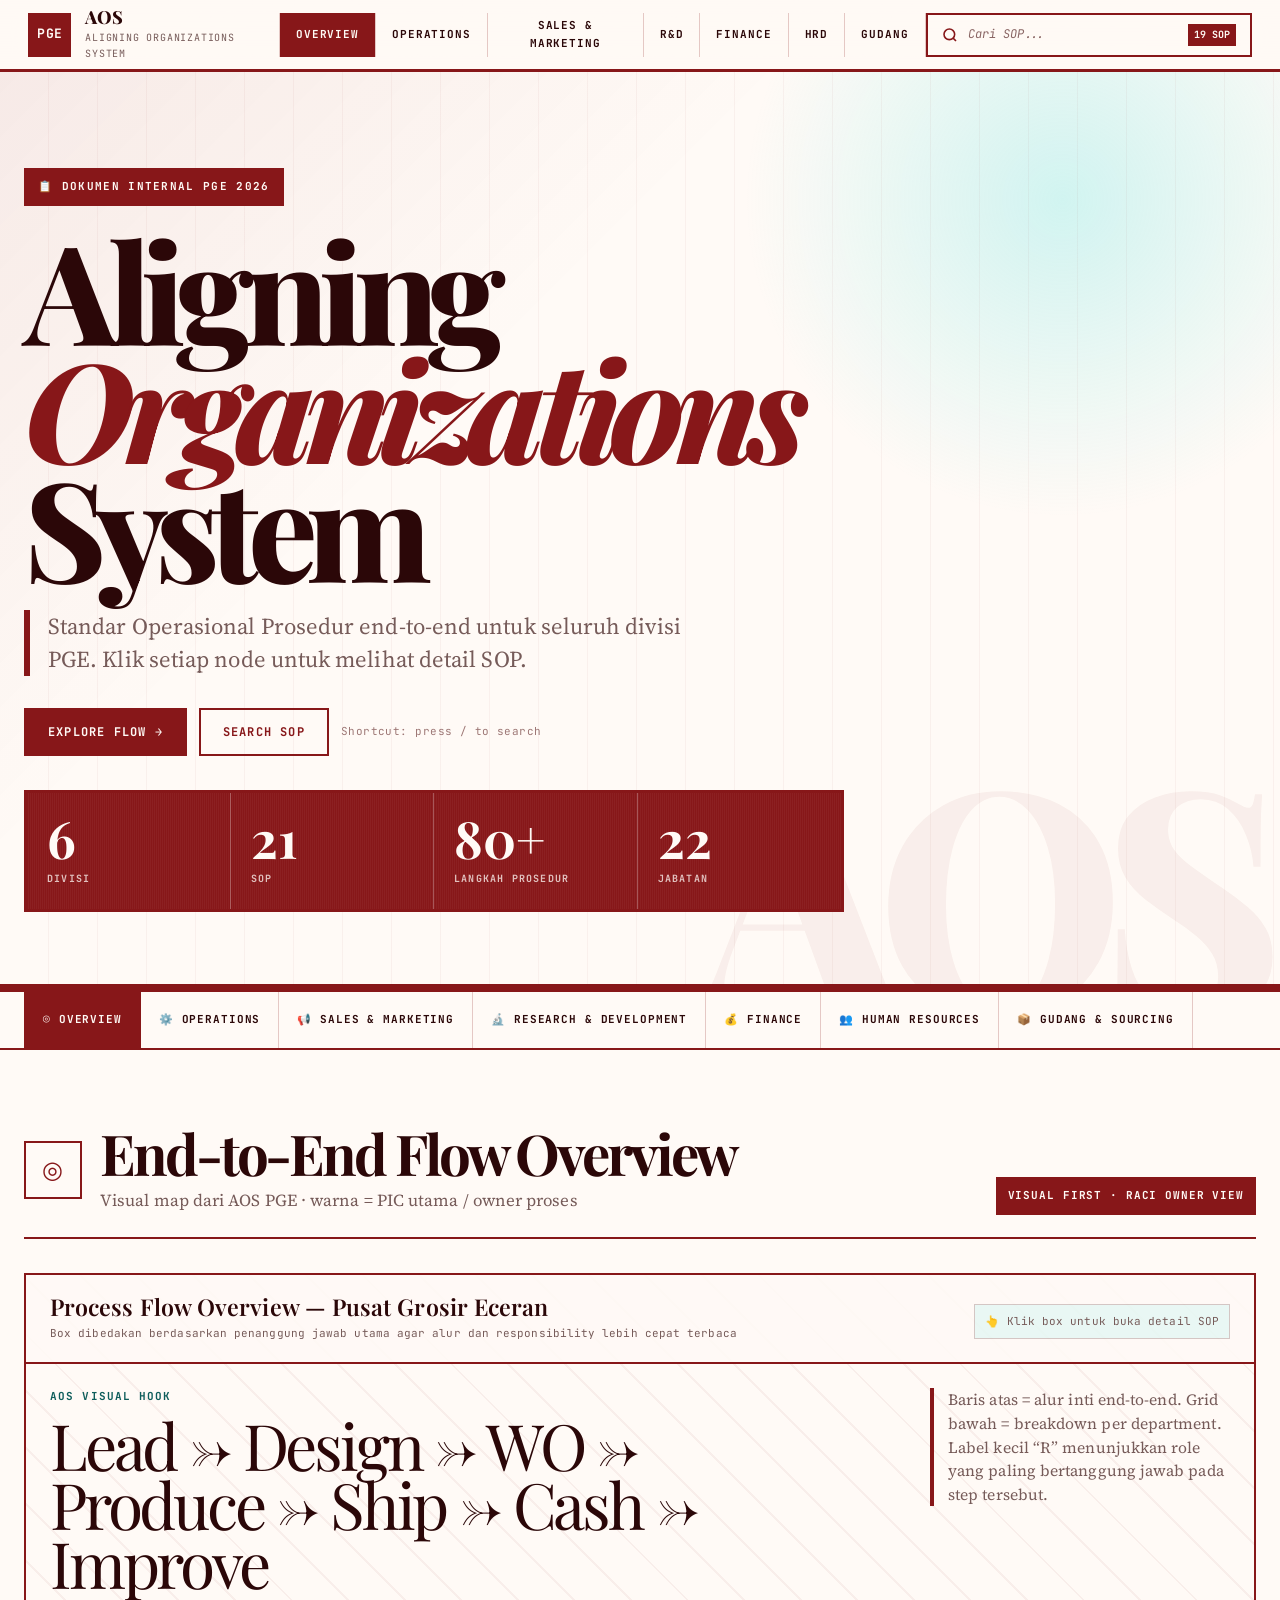
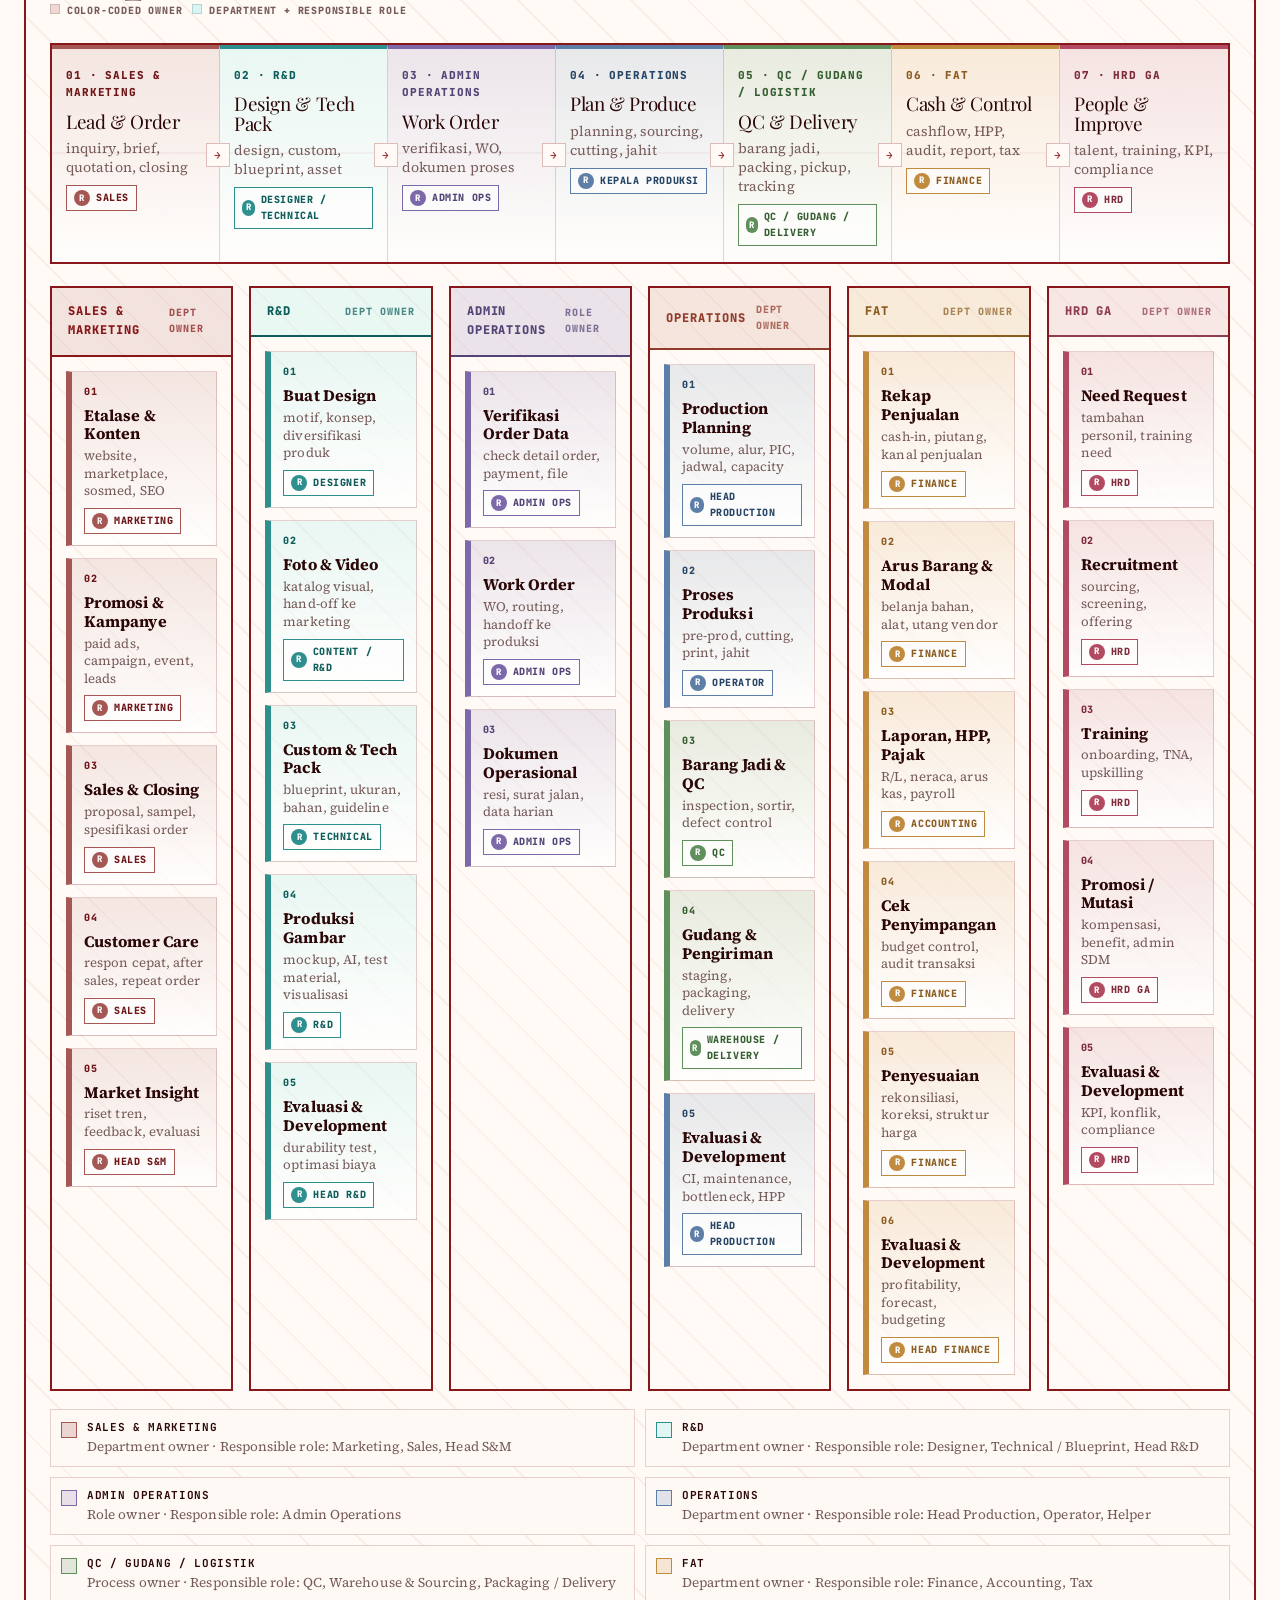
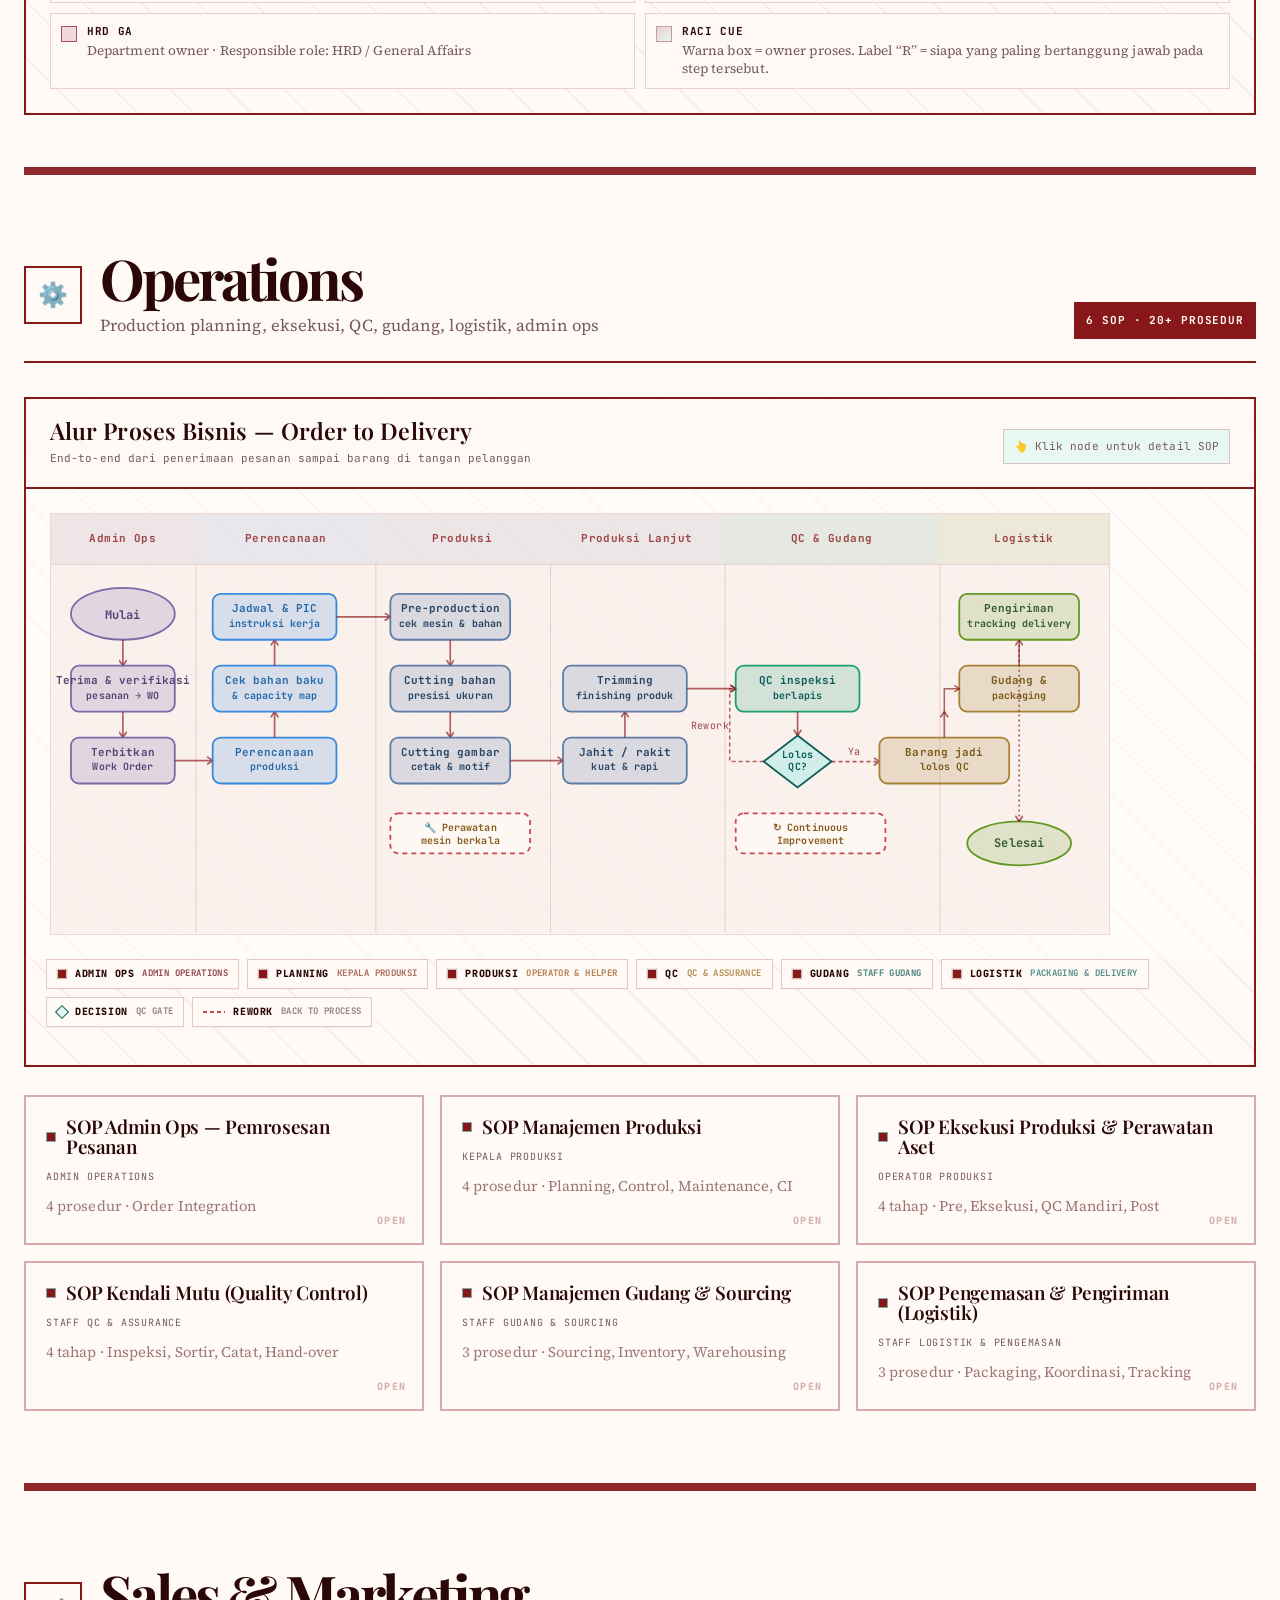
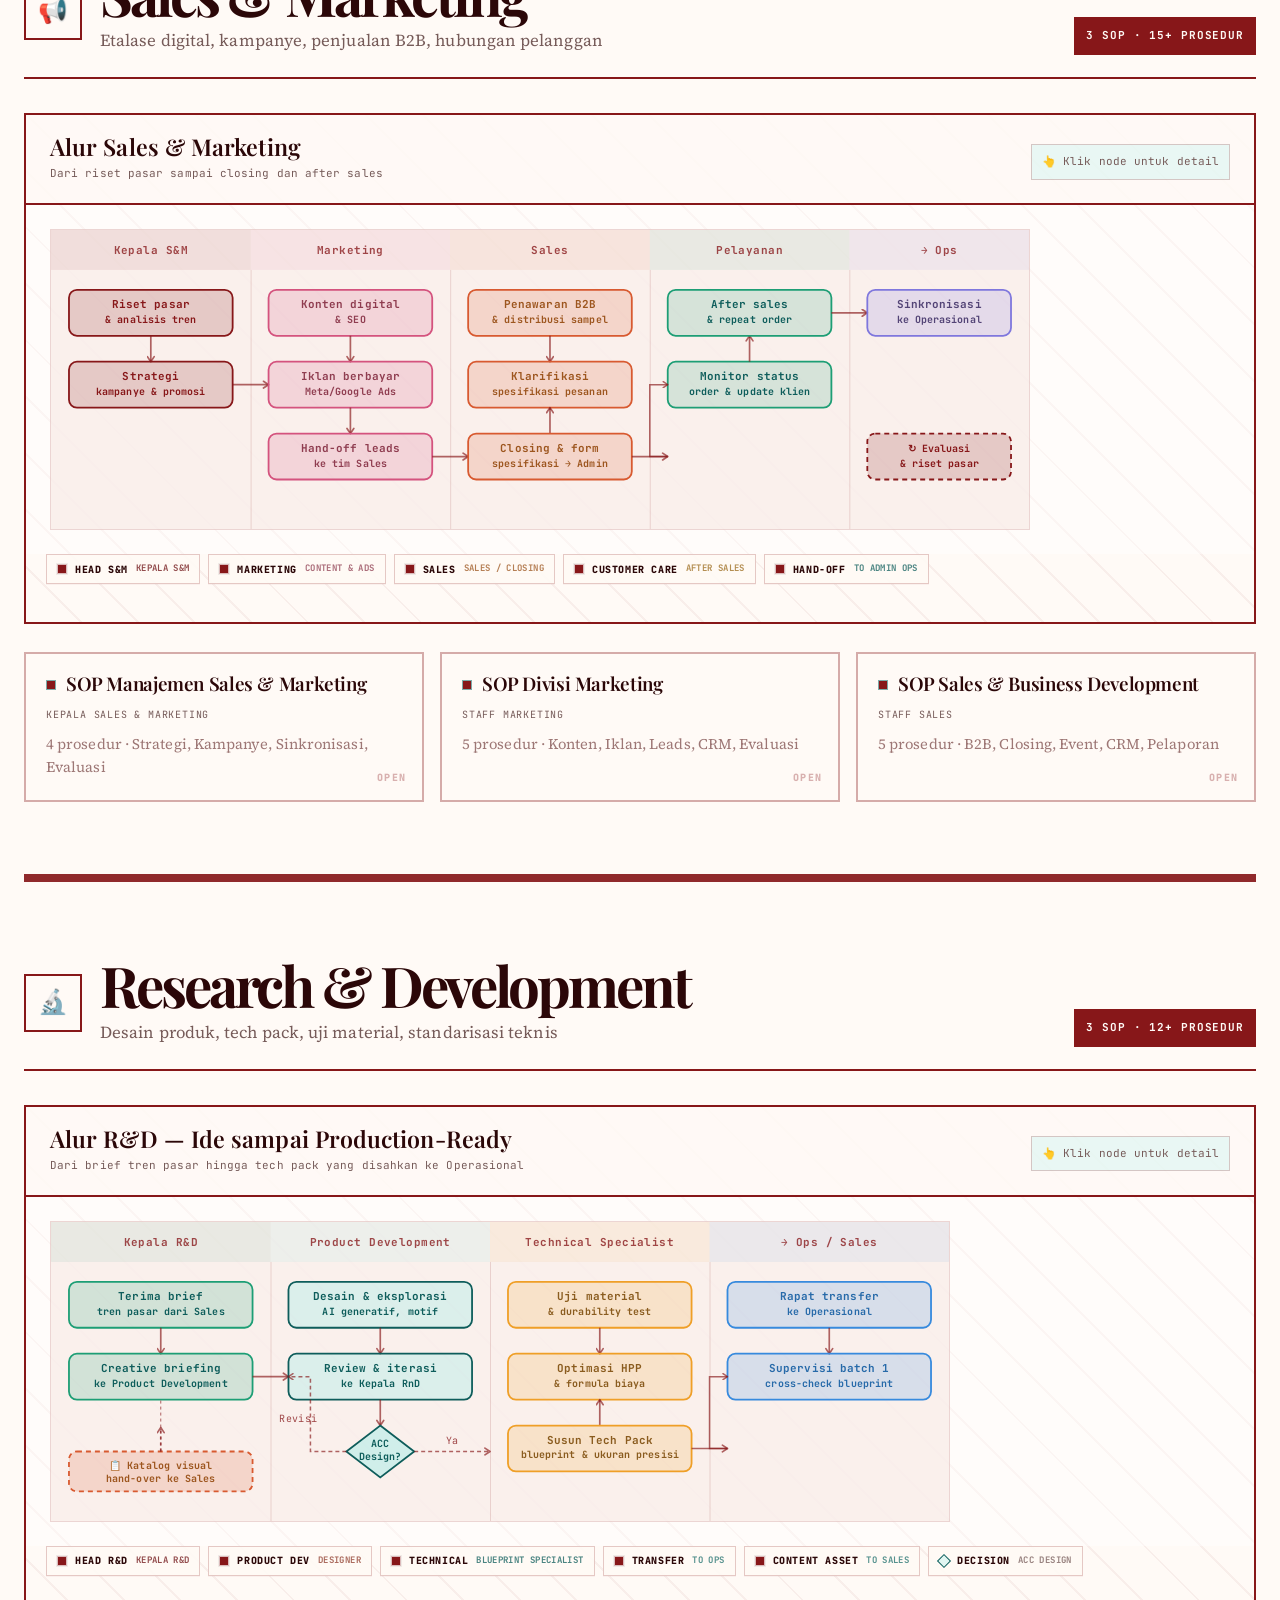
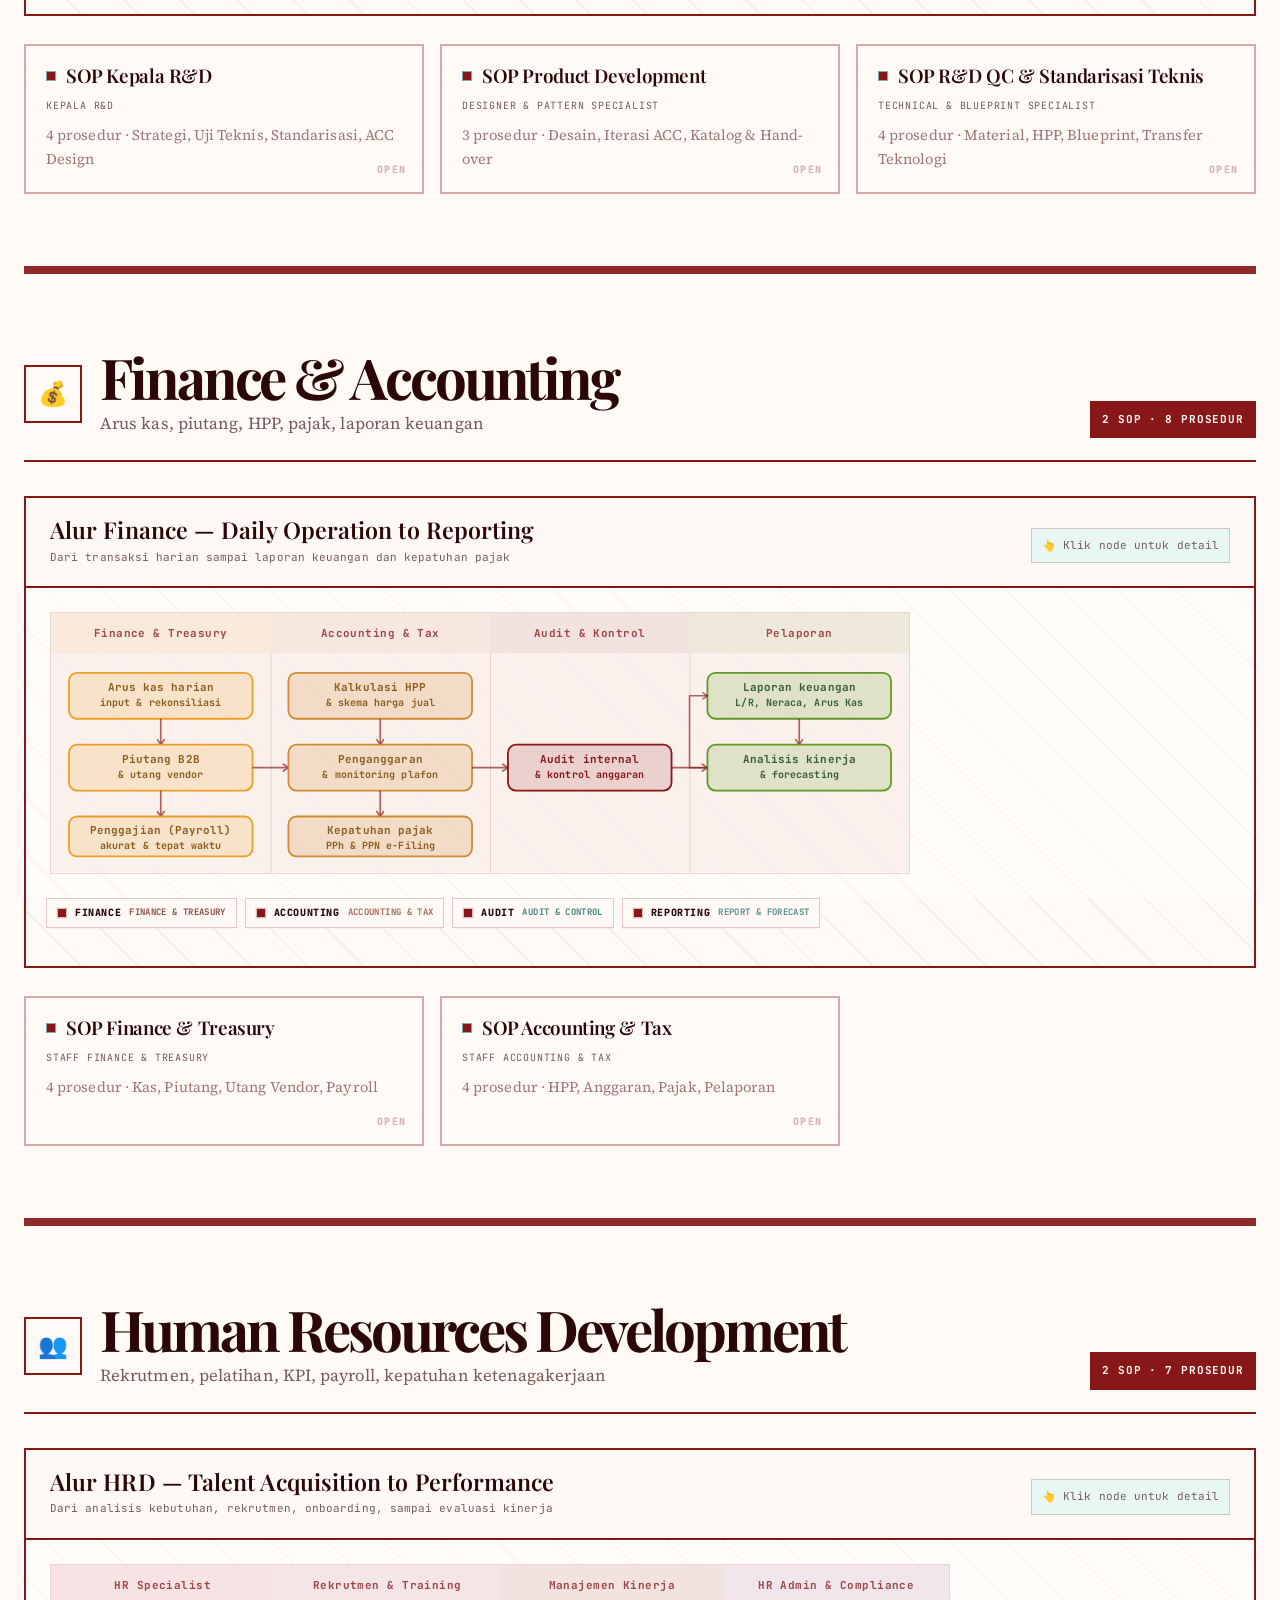
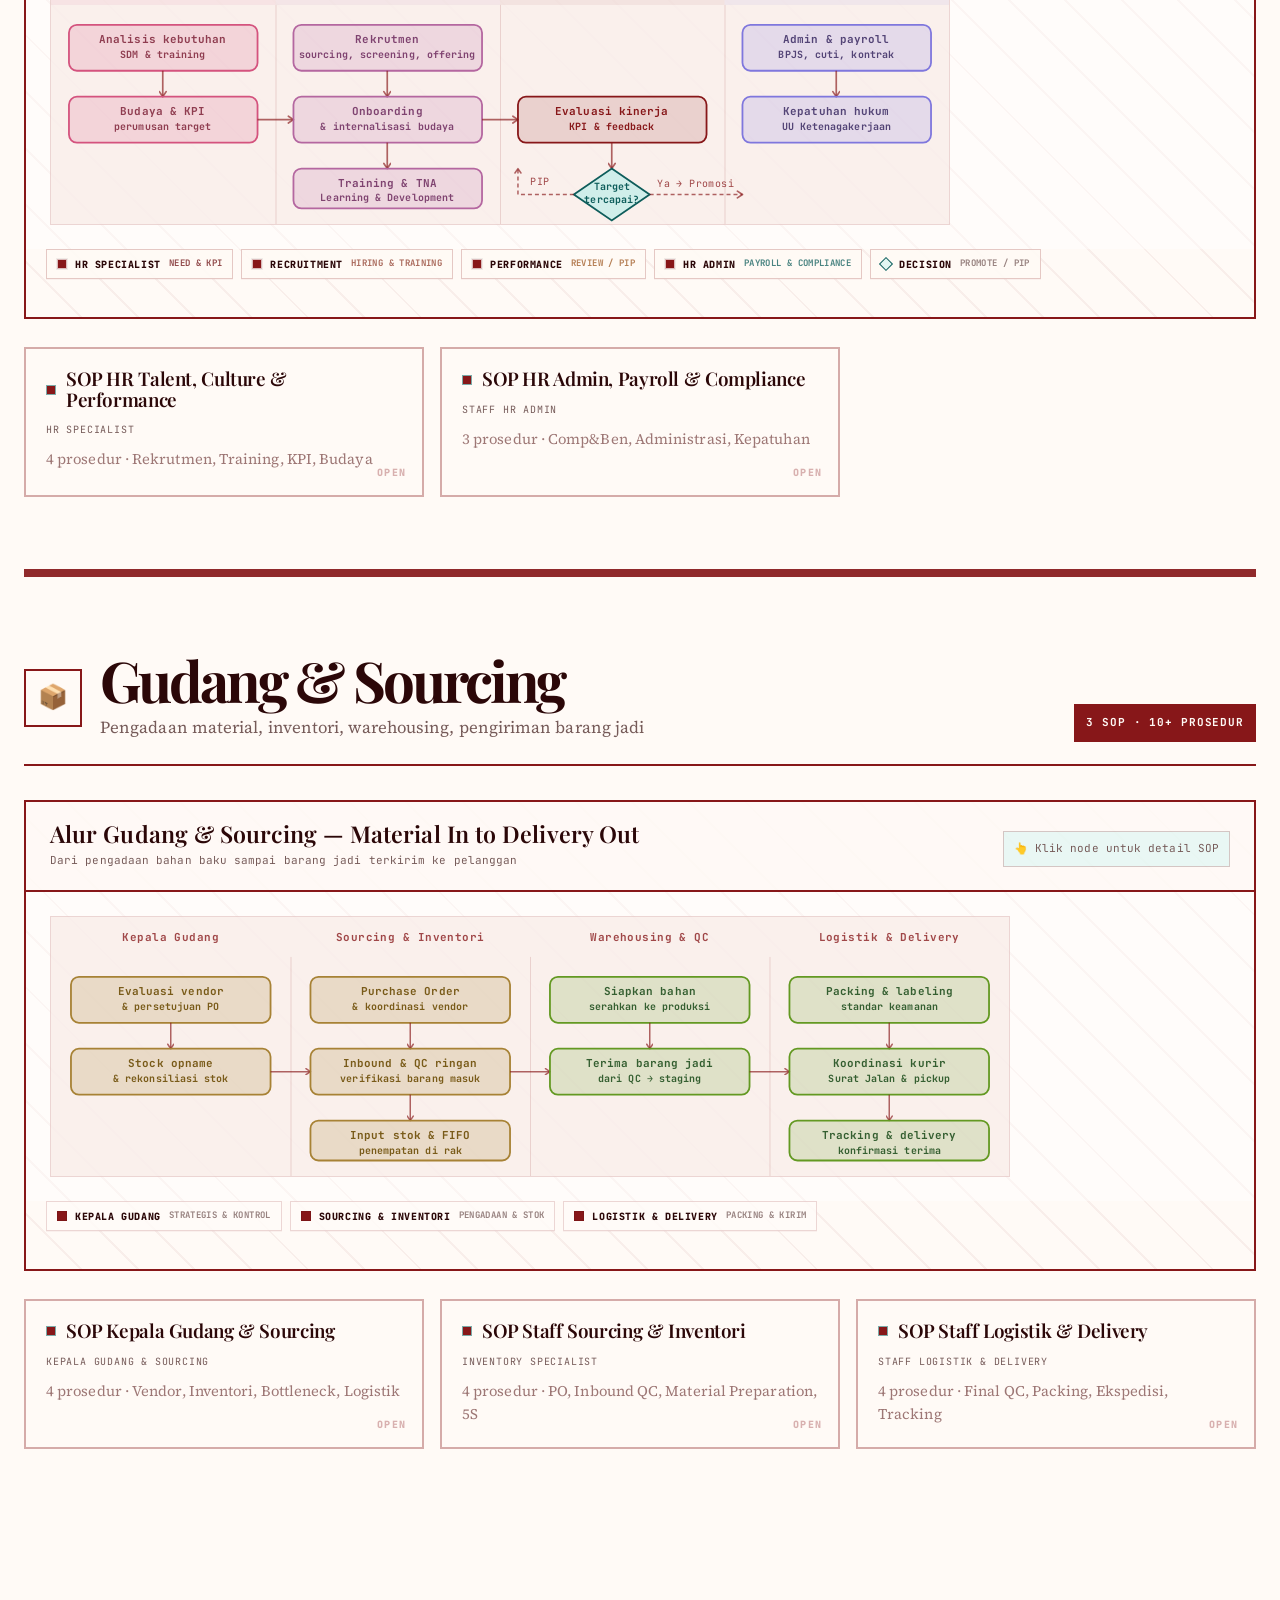
<file: index (1).html>
<!DOCTYPE html>

<html lang="id">
<head>
<meta charset="utf-8"/>
<meta content="width=device-width, initial-scale=1.0" name="viewport"/>
<title>PGE — Aligning Organizations System</title>
<link href="https://fonts.googleapis.com" rel="preconnect"/>
<link crossorigin="" href="https://fonts.gstatic.com" rel="preconnect"/>
<link href="https://fonts.googleapis.com/css2?family=JetBrains+Mono:wght@500;700&amp;family=Playfair+Display:wght@600;700;800&amp;family=Source+Serif+4:wght@400;500;600;700&amp;display=swap" rel="stylesheet"/>
<style>
:root {
  --bg: #0d0e12;
  --bg2: #13151c;
  --bg3: #1a1d27;
  --border: rgba(255,255,255,0.08);
  --border2: rgba(255,255,255,0.14);
  --text: #e8e6de;
  --muted: #8a8880;
  --hint: #5a5856;

  --purple: #7f77dd;
  --purple-bg: rgba(127,119,221,0.1);
  --purple-border: rgba(127,119,221,0.3);

  --teal: #1d9e75;
  --teal-bg: rgba(29,158,117,0.1);
  --teal-border: rgba(29,158,117,0.3);

  --blue: #378add;
  --blue-bg: rgba(55,138,221,0.1);
  --blue-border: rgba(55,138,221,0.3);

  --amber: #ef9f27;
  --amber-bg: rgba(239,159,39,0.1);
  --amber-border: rgba(239,159,39,0.3);

  --green: #639922;
  --green-bg: rgba(99,153,34,0.1);
  --green-border: rgba(99,153,34,0.3);

  --coral: #d85a30;
  --coral-bg: rgba(216,90,48,0.1);
  --coral-border: rgba(216,90,48,0.3);

  --pink: #d4537e;
  --pink-bg: rgba(212,83,126,0.1);
  --pink-border: rgba(212,83,126,0.3);

  --red: #e24b4a;
  --red-bg: rgba(226,75,74,0.08);
  --red-border: rgba(226,75,74,0.3);
}
*{box-sizing:border-box;margin:0;padding:0}
html{scroll-behavior:smooth}
body{background:var(--bg);color:var(--text);font-family:'Inter',system-ui,sans-serif;font-size:15px;line-height:1.6}
a{color:var(--blue);text-decoration:none}

/* NAV */
nav{position:fixed;top:0;left:0;right:0;z-index:100;background:rgba(13,14,18,0.92);backdrop-filter:blur(12px);border-bottom:1px solid var(--border);height:56px;display:flex;align-items:center;padding:0 24px;gap:0;justify-content:space-between}
.nav-brand{display:flex;align-items:center;gap:10px}
.nav-logo{width:28px;height:28px;background:var(--purple);border-radius:6px;display:flex;align-items:center;justify-content:center;font-size:12px;font-weight:700;color:#fff;letter-spacing:-.5px}
.nav-name{font-weight:600;font-size:14px;letter-spacing:.02em}
.nav-sub{font-size:11px;color:var(--muted);margin-left:4px}
.nav-links{display:flex;gap:4px}
.nav-link{padding:5px 12px;border-radius:6px;font-size:13px;color:var(--muted);cursor:pointer;transition:all .15s;border:none;background:none}
.nav-link:hover,.nav-link.active{background:var(--bg3);color:var(--text)}
.nav-search{display:flex;align-items:center;gap:8px;background:var(--bg3);border:1px solid var(--border);border-radius:8px;padding:5px 12px;font-size:13px;color:var(--muted)}
.nav-search input{background:none;border:none;outline:none;color:var(--text);font-size:13px;width:180px}
.nav-search input::placeholder{color:var(--hint)}

/* HERO */
.hero{margin-top:56px;padding:80px 24px 60px;text-align:center;border-bottom:1px solid var(--border);position:relative;overflow:hidden}
.hero::before{content:'';position:absolute;top:0;left:50%;transform:translateX(-50%);width:600px;height:300px;background:radial-gradient(ellipse at center,rgba(127,119,221,0.12) 0%,transparent 70%);pointer-events:none}
.hero-badge{display:inline-flex;align-items:center;gap:6px;background:var(--purple-bg);border:1px solid var(--purple-border);border-radius:20px;padding:4px 12px;font-size:11px;color:var(--purple);font-weight:500;letter-spacing:.06em;text-transform:uppercase;margin-bottom:20px}
.hero h1{font-size:48px;font-weight:700;letter-spacing:-.03em;line-height:1.1;margin-bottom:12px}
.hero h1 span{color:var(--purple)}
.hero p{font-size:17px;color:var(--muted);max-width:520px;margin:0 auto 32px;line-height:1.6}
.hero-stats{display:flex;justify-content:center;gap:32px;flex-wrap:wrap}
.hero-stat{text-align:center}
.hero-stat .n{font-size:28px;font-weight:700;color:var(--text)}
.hero-stat .l{font-size:12px;color:var(--muted);text-transform:uppercase;letter-spacing:.06em;margin-top:2px}

/* SECTION TABS */
.section-nav{position:sticky;top:56px;z-index:90;background:var(--bg);border-bottom:1px solid var(--border);padding:0 24px;display:flex;gap:0;overflow-x:auto}
.section-nav::-webkit-scrollbar{display:none}
.sec-tab{padding:14px 18px;font-size:13px;font-weight:500;color:var(--muted);cursor:pointer;border-bottom:2px solid transparent;white-space:nowrap;transition:all .15s;border-radius:0}
.sec-tab:hover{color:var(--text)}
.sec-tab.active{color:var(--text);border-bottom-color:var(--purple)}

/* MAIN */
main{max-width:1200px;margin:0 auto;padding:0 24px 80px}

/* SECTION */
.sop-section{padding:48px 0 0;border-bottom:1px solid var(--border);scroll-margin-top:112px}
.sop-section:last-child{border-bottom:none}
.sec-header{display:flex;align-items:flex-start;justify-content:space-between;gap:16px;margin-bottom:32px}
.sec-title{display:flex;align-items:center;gap:12px}
.sec-icon{width:40px;height:40px;border-radius:10px;display:flex;align-items:center;justify-content:center;font-size:18px}
.sec-name{font-size:22px;font-weight:700;letter-spacing:-.02em}
.sec-sub{font-size:13px;color:var(--muted);margin-top:2px}
.sec-badge{background:var(--bg3);border:1px solid var(--border);border-radius:6px;padding:3px 8px;font-size:11px;color:var(--muted);white-space:nowrap}

/* FLOW CARD */
.flow-card{background:var(--bg2);border:1px solid var(--border);border-radius:14px;overflow:hidden;margin-bottom:20px}
.flow-card-header{padding:14px 20px;border-bottom:1px solid var(--border);display:flex;align-items:center;justify-content:space-between}
.flow-card-title{font-size:14px;font-weight:600}
.flow-card-meta{font-size:11px;color:var(--muted)}
.flow-hint{font-size:11px;color:var(--hint);display:flex;align-items:center;gap:5px}

/* SVG FLOW */
.flow-svg-wrap{overflow-x:auto;padding:20px}
.flow-svg-wrap::-webkit-scrollbar{height:4px}
.flow-svg-wrap::-webkit-scrollbar-track{background:var(--bg3)}
.flow-svg-wrap::-webkit-scrollbar-thumb{background:var(--border2);border-radius:2px}
.flow-svg-wrap svg{min-width:600px}

/* SVG NODES */
.fnode{cursor:pointer;transition:opacity .15s}
.fnode:hover{opacity:.85}
.fnode rect,.fnode polygon,.fnode ellipse{transition:filter .15s}
.fnode:hover rect,.fnode:hover polygon,.fnode:hover ellipse{filter:brightness(1.15)}

/* DETAIL PANEL */
.detail-overlay{display:none;position:fixed;inset:0;z-index:200;background:rgba(0,0,0,.5);backdrop-filter:blur(4px)}
.detail-overlay.open{display:block}
.detail-drawer{position:fixed;right:0;top:0;bottom:0;width:420px;max-width:100vw;background:var(--bg2);border-left:1px solid var(--border2);z-index:201;overflow-y:auto;transform:translateX(100%);transition:transform .25s cubic-bezier(.4,0,.2,1)}
.detail-overlay.open .detail-drawer{transform:translateX(0)}
.drawer-header{padding:20px 20px 16px;border-bottom:1px solid var(--border);position:sticky;top:0;background:var(--bg2);z-index:1}
.drawer-close{float:right;background:var(--bg3);border:1px solid var(--border);border-radius:6px;padding:4px 10px;color:var(--muted);cursor:pointer;font-size:13px;transition:all .15s}
.drawer-close:hover{color:var(--text);border-color:var(--border2)}
.drawer-div{font-size:10px;color:var(--muted);text-transform:uppercase;letter-spacing:.08em;margin-bottom:4px}
.drawer-title{font-size:16px;font-weight:700;color:var(--text);padding-right:60px}
.drawer-purpose{margin:0 20px 16px;padding:12px 14px;background:var(--bg3);border-radius:8px;font-size:12px;color:var(--muted);line-height:1.6;border-left:3px solid var(--purple)}
.drawer-steps{padding:0 20px 24px}
.drawer-steps-title{font-size:11px;font-weight:600;text-transform:uppercase;letter-spacing:.08em;color:var(--muted);margin-bottom:12px}
.step-item{display:flex;gap:12px;align-items:flex-start;margin-bottom:10px}
.step-num{width:22px;height:22px;border-radius:50%;background:var(--bg3);border:1px solid var(--border2);display:flex;align-items:center;justify-content:center;font-size:10px;font-weight:700;color:var(--muted);flex-shrink:0;margin-top:1px}
.step-text{font-size:13px;color:var(--text);line-height:1.5}
.drawer-note{margin:0 20px 20px;padding:10px 14px;background:var(--amber-bg);border:1px solid var(--amber-border);border-radius:8px;font-size:12px;color:var(--amber);line-height:1.5}

/* SOP GRID */
.sop-grid{display:grid;grid-template-columns:repeat(auto-fill,minmax(280px,1fr));gap:12px;margin-bottom:32px}
.sop-card{background:var(--bg3);border:1px solid var(--border);border-radius:10px;padding:16px;cursor:pointer;transition:all .15s}
.sop-card:hover{border-color:var(--border2);background:var(--bg2)}
.sop-card-header{display:flex;align-items:center;gap:10px;margin-bottom:10px}
.sop-card-dot{width:8px;height:8px;border-radius:50%;flex-shrink:0}
.sop-card-title{font-size:13px;font-weight:600;line-height:1.3}
.sop-card-role{font-size:11px;color:var(--muted);margin-bottom:8px}
.sop-card-steps{font-size:11px;color:var(--hint)}

/* LEGEND */
.legend-row{display:flex;gap:14px;flex-wrap:wrap;margin-bottom:24px}
.leg{display:flex;align-items:center;gap:6px;font-size:11px;color:var(--muted)}
.leg-dot{width:10px;height:10px;border-radius:2px;flex-shrink:0}
.leg-diamond{width:10px;height:10px;background:var(--amber-bg);border:1px solid var(--amber-border);transform:rotate(45deg);flex-shrink:0}

/* RESPONSIVE */
@media(max-width:700px){
  .hero h1{font-size:32px}
  .nav-links{display:none}
  .detail-drawer{width:100vw}
  .sec-header{flex-direction:column}
}


/* ═══════════════════════════════════════════════════════════
   PGE Editorial Wine UI Refresh
   Palette anchor: #871719 | Complement: #78E8E6
   This layer preserves the original HTML, SVG, SOP content, and JS data.
   ═══════════════════════════════════════════════════════════ */
:root{
  --wine:#871719;
  --wine-rgb:135,23,25;
  --wine-dark:#2b0708;
  --wine-ink:#3c090b;
  --wine-soft:#f5e7e3;
  --wine-line:rgba(135,23,25,.22);
  --complement:#78E8E6;
  --complement-rgb:120,232,230;
  --teal-ink:#0e5d5b;
  --cream:#fffaf6;
  --paper:#f8efe9;
  --paper-2:#fff5ef;
  --paper-3:#f1ddd4;
  --black:#180304;
  --bg:var(--cream);
  --bg2:var(--paper-2);
  --bg3:var(--paper);
  --border:rgba(var(--wine-rgb),.18);
  --border2:rgba(var(--wine-rgb),.42);
  --text:var(--wine-dark);
  --muted:#765b59;
  --hint:#9d7775;
  --purple:var(--wine);
  --purple-bg:rgba(var(--wine-rgb),.075);
  --purple-border:rgba(var(--wine-rgb),.34);
  --blue:var(--teal-ink);
  --blue-bg:rgba(var(--complement-rgb),.22);
  --blue-border:rgba(14,93,91,.34);
  --teal:var(--teal-ink);
  --teal-bg:rgba(var(--complement-rgb),.18);
  --teal-border:rgba(14,93,91,.32);
  --amber:var(--wine);
  --amber-bg:rgba(var(--wine-rgb),.075);
  --amber-border:rgba(var(--wine-rgb),.28);
  --green:var(--teal-ink);
  --green-bg:rgba(var(--complement-rgb),.18);
  --green-border:rgba(14,93,91,.32);
  --coral:var(--wine);
  --coral-bg:rgba(var(--wine-rgb),.08);
  --coral-border:rgba(var(--wine-rgb),.3);
  --pink:var(--wine);
  --pink-bg:rgba(var(--wine-rgb),.075);
  --pink-border:rgba(var(--wine-rgb),.3);
  --red:#a52124;
  --red-bg:rgba(165,33,36,.08);
  --red-border:rgba(165,33,36,.3);
}
*{border-radius:0!important}
html{scroll-padding-top:132px}
body{
  color:var(--text);
  background:var(--cream);
  font-family:'Source Serif 4',Georgia,serif;
  font-size:16px;
  letter-spacing:.005em;
  overflow-x:hidden;
}
body::before,
body::after{
  content:'';
  position:fixed;
  inset:0;
  pointer-events:none;
  z-index:-1;
}
body::before{
  background-image:
    repeating-linear-gradient(0deg,transparent,transparent 1px,rgba(var(--wine-rgb),.22) 1px,rgba(var(--wine-rgb),.22) 2px),
    linear-gradient(90deg,rgba(var(--wine-rgb),.04) 1px,transparent 1px),
    linear-gradient(rgba(var(--wine-rgb),.04) 1px,transparent 1px);
  background-size:100% 5px,42px 42px,42px 42px;
  opacity:.11;
}
body::after{
  background-image:url("data:image/svg+xml,%3Csvg viewBox='0 0 256 256' xmlns='http://www.w3.org/2000/svg'%3E%3Cfilter id='noise'%3E%3CfeTurbulence type='fractalNoise' baseFrequency='0.9' numOctaves='4' stitchTiles='stitch'/%3E%3C/filter%3E%3Crect width='100%25' height='100%25' filter='url(%23noise)' opacity='.45'/%3E%3C/svg%3E");
  opacity:.045;
  mix-blend-mode:multiply;
}
::selection{background:var(--wine);color:var(--cream)}
button,input,.sop-card,.sec-tab,.fnode{font:inherit}
button,.sop-card,.sec-tab,.fnode{touch-action:manipulation}
button:focus-visible,input:focus-visible,.sop-card:focus-visible,.sec-tab:focus-visible,.nav-link:focus-visible,.fnode:focus-visible{
  outline:3px solid var(--wine)!important;
  outline-offset:3px;
}
.skip-link{
  position:fixed;
  top:10px;
  left:10px;
  z-index:999;
  transform:translateY(-150%);
  background:var(--wine);
  color:var(--cream);
  border:2px solid var(--wine);
  padding:10px 14px;
  font-family:'JetBrains Mono',monospace;
  font-size:12px;
  text-transform:uppercase;
  letter-spacing:.08em;
}
.skip-link:focus{transform:translateY(0)}
#scroll-progress{
  position:fixed;
  inset:0 auto auto 0;
  height:4px;
  width:0%;
  background:linear-gradient(90deg,var(--wine),var(--complement));
  z-index:1000;
  transition:width 80ms linear;
}
nav{
  height:72px;
  padding:0 28px;
  background:rgba(255,250,246,.9);
  border-bottom:3px solid var(--wine);
  backdrop-filter:blur(16px) saturate(140%);
  box-shadow:none;
}
.nav-brand{gap:14px;min-width:250px}
.nav-logo{
  width:44px;
  height:44px;
  background:var(--wine);
  color:var(--cream);
  border:2px solid var(--wine);
  font-family:'JetBrains Mono',monospace;
  font-size:13px;
  letter-spacing:.02em;
}
.nav-name{
  display:block;
  color:var(--wine-dark);
  font-family:'Playfair Display',Georgia,serif;
  font-weight:800;
  font-size:18px;
  letter-spacing:-.02em;
  line-height:1;
}
.nav-sub{
  display:block;
  margin:4px 0 0;
  color:var(--muted);
  font-family:'JetBrains Mono',monospace;
  font-size:10px;
  text-transform:uppercase;
  letter-spacing:.08em;
}
.nav-links{gap:0;border-left:1px solid var(--wine-line);border-right:1px solid var(--wine-line)}
.nav-link{
  min-height:44px;
  padding:0 16px;
  color:var(--wine-dark);
  border:0;
  border-left:1px solid var(--wine-line);
  background:transparent;
  font-family:'JetBrains Mono',monospace;
  font-size:11px;
  font-weight:700;
  text-transform:uppercase;
  letter-spacing:.08em;
  transition:background 100ms linear,color 100ms linear;
}
.nav-link:first-child{border-left:0}
.nav-link:hover,.nav-link.active{background:var(--wine);color:var(--cream)}
.nav-search{
  position:relative;
  min-height:44px;
  gap:10px;
  padding:0 14px;
  background:transparent;
  color:var(--wine);
  border:2px solid var(--wine);
}
.nav-search svg{width:16px;height:16px;stroke-width:2.4px}
.nav-search input{
  width:210px;
  color:var(--wine-dark);
  font-family:'JetBrains Mono',monospace;
  font-size:12px;
}
.nav-search input::placeholder{color:#8a6664;font-style:italic}
.search-count{
  font-family:'JetBrains Mono',monospace;
  font-size:10px;
  font-weight:700;
  color:var(--cream);
  background:var(--wine);
  padding:3px 6px;
  white-space:nowrap;
}
.hero{
  margin-top:72px;
  min-height:calc(100vh - 72px);
  display:flex;
  flex-direction:column;
  justify-content:center;
  text-align:left;
  padding:96px max(24px,calc((100vw - 1280px)/2 + 24px)) 72px;
  border-bottom:8px solid var(--wine);
  background:
    radial-gradient(circle at 83% 14%,rgba(var(--complement-rgb),.34),transparent 24%),
    linear-gradient(135deg,rgba(var(--wine-rgb),.07),transparent 36%),
    var(--cream);
}
.hero::before{
  inset:0;
  width:auto;
  height:auto;
  transform:none;
  background-image:repeating-linear-gradient(90deg,transparent,transparent 48px,rgba(var(--wine-rgb),.13) 48px,rgba(var(--wine-rgb),.13) 49px);
  opacity:.34;
}
.hero::after{
  content:'AOS';
  position:absolute;
  right:max(20px,calc((100vw - 1280px)/2));
  bottom:-.18em;
  color:rgba(var(--wine-rgb),.05);
  font-family:'Playfair Display',Georgia,serif;
  font-size:clamp(8rem,24vw,24rem);
  font-weight:800;
  letter-spacing:-.08em;
  line-height:1;
  pointer-events:none;
}
.hero>*{position:relative;z-index:1}
.hero-badge{
  align-self:flex-start;
  background:var(--wine);
  color:var(--cream);
  border:2px solid var(--wine);
  padding:8px 12px;
  font-family:'JetBrains Mono',monospace;
  font-size:11px;
  font-weight:700;
  letter-spacing:.12em;
  margin-bottom:24px;
}
.hero h1{
  max-width:1000px;
  font-family:'Playfair Display',Georgia,serif;
  font-size:clamp(4rem,10.8vw,9.8rem);
  font-weight:800;
  letter-spacing:-.075em;
  line-height:.86;
  margin:0 0 24px;
  color:var(--wine-dark);
}
.hero h1 span{color:var(--wine);font-style:italic}
.hero p{
  max-width:680px;
  margin:0 0 30px;
  color:var(--muted);
  font-size:clamp(1.1rem,2vw,1.42rem);
  line-height:1.45;
  border-left:6px solid var(--wine);
  padding-left:18px;
}
.hero-actions{
  display:flex;
  align-items:center;
  gap:12px;
  flex-wrap:wrap;
  margin:2px 0 34px;
}
.hero-btn{
  min-height:48px;
  padding:0 22px;
  border:2px solid var(--wine);
  background:var(--wine);
  color:var(--cream);
  cursor:pointer;
  font-family:'JetBrains Mono',monospace;
  font-size:12px;
  font-weight:700;
  text-transform:uppercase;
  letter-spacing:.1em;
  transition:background 100ms linear,color 100ms linear,transform 100ms linear;
}
.hero-btn.secondary{background:transparent;color:var(--wine)}
.hero-btn:hover{background:var(--cream);color:var(--wine);transform:translate(-2px,-2px)}
.hero-btn.secondary:hover{background:var(--wine);color:var(--cream)}
.hero-shortcut{
  color:var(--hint);
  font-family:'JetBrains Mono',monospace;
  font-size:11px;
  letter-spacing:.04em;
}
.hero-stats{
  display:grid;
  grid-template-columns:repeat(4,minmax(120px,1fr));
  gap:0;
  max-width:820px;
  justify-content:stretch;
  background:var(--wine);
  color:var(--cream);
  border:3px solid var(--wine);
  position:relative;
  overflow:hidden;
}
.hero-stats::before{
  content:'';
  position:absolute;
  inset:0;
  background-image:repeating-linear-gradient(90deg,transparent,transparent 1px,rgba(255,255,255,.42) 1px,rgba(255,255,255,.42) 2px);
  background-size:6px 100%;
  opacity:.09;
}
.hero-stat{padding:22px 20px;text-align:left;border-right:1px solid rgba(255,255,255,.28);position:relative;z-index:1}
.hero-stat:last-child{border-right:0}
.hero-stat .n{font-family:'Playfair Display',Georgia,serif;font-size:clamp(2.4rem,4vw,4.2rem);line-height:.9;color:var(--cream)}
.hero-stat .l{font-family:'JetBrains Mono',monospace;font-size:10px;font-weight:700;color:rgba(255,250,246,.75);letter-spacing:.12em;margin-top:10px}
.section-nav{
  top:72px;
  padding:0 max(24px,calc((100vw - 1280px)/2 + 24px));
  background:rgba(255,250,246,.92);
  border-bottom:2px solid var(--wine);
  backdrop-filter:blur(14px);
}
.sec-tab{
  min-height:56px;
  display:flex;
  align-items:center;
  color:var(--wine-dark);
  border-right:1px solid var(--wine-line);
  border-bottom:0;
  font-family:'JetBrains Mono',monospace;
  font-size:11px;
  font-weight:700;
  text-transform:uppercase;
  letter-spacing:.08em;
  transition:background 100ms linear,color 100ms linear;
}
.sec-tab:first-child{border-left:1px solid var(--wine-line)}
.sec-tab:hover,.sec-tab.active{background:var(--wine);color:var(--cream);border-bottom:0}
main{max-width:1280px;padding:0 24px 90px}
.sop-section{padding:76px 0 24px;border-bottom:8px solid rgba(var(--wine-rgb),.92);scroll-margin-top:140px;position:relative}
.sop-section:last-child{border-bottom:0}
.sec-header{align-items:flex-end;margin-bottom:34px;padding-bottom:22px;border-bottom:2px solid var(--wine)}
.sec-title{gap:18px}
.sec-icon{
  width:58px;
  height:58px;
  border:2px solid var(--wine)!important;
  background:var(--cream)!important;
  color:var(--wine);
  font-size:24px;
}
.sec-name{
  font-family:'Playfair Display',Georgia,serif;
  color:var(--wine-dark);
  font-size:clamp(2.2rem,4.4vw,4.2rem);
  line-height:.95;
  letter-spacing:-.055em;
}
.sec-sub{max-width:680px;color:var(--muted);font-size:1.05rem;margin-top:8px}
.sec-badge{
  background:var(--wine);
  color:var(--cream);
  border:2px solid var(--wine);
  padding:8px 10px;
  font-family:'JetBrains Mono',monospace;
  font-size:11px;
  font-weight:700;
  text-transform:uppercase;
  letter-spacing:.08em;
}
.flow-card{
  background:var(--cream);
  border:2px solid var(--wine);
  margin-bottom:28px;
  position:relative;
  overflow:hidden;
}
.flow-card::before{
  content:'';
  position:absolute;
  inset:0;
  pointer-events:none;
  background-image:repeating-linear-gradient(45deg,transparent,transparent 38px,rgba(var(--wine-rgb),.06) 38px,rgba(var(--wine-rgb),.06) 40px);
  opacity:.9;
}
.flow-card>*{position:relative;z-index:1}
.flow-card-header{padding:20px 24px;border-bottom:2px solid var(--wine);background:rgba(255,250,246,.88)}
.flow-card-title{font-family:'Playfair Display',Georgia,serif;font-size:1.45rem;line-height:1.05;color:var(--wine-dark)}
.flow-card-meta,.flow-hint{font-family:'JetBrains Mono',monospace;font-size:11px;color:var(--muted);margin-top:6px}
.flow-hint{padding:8px 10px;border:1px solid var(--wine-line);background:rgba(var(--complement-rgb),.16);white-space:nowrap}
.flow-svg-wrap{padding:24px;background:rgba(255,255,255,.4)}
.flow-svg-wrap::-webkit-scrollbar{height:10px}
.flow-svg-wrap::-webkit-scrollbar-track{background:rgba(var(--wine-rgb),.09)}
.flow-svg-wrap::-webkit-scrollbar-thumb{background:var(--wine)}
.flow-svg-wrap svg{background:rgba(255,250,246,.72);border:1px solid rgba(var(--wine-rgb),.16)}
.flow-svg-wrap svg>rect:not([width="1"]),
.flow-svg-wrap svg>rect[height="40"],
.flow-svg-wrap svg>rect[height="50"]{fill:rgba(var(--wine-rgb),.045)!important}
.flow-svg-wrap svg>rect[width="1"],
.flow-svg-wrap svg>rect[height="1"]{fill:rgba(var(--wine-rgb),.14)!important}
.flow-svg-wrap svg>text{fill:rgba(var(--wine-rgb),.78)!important;font-family:'JetBrains Mono',monospace!important;letter-spacing:.04em}
.flow-svg-wrap svg line,
.flow-svg-wrap svg path{stroke:rgba(var(--wine-rgb),.66)!important}
.flow-svg-wrap svg g.fnode rect,
.flow-svg-wrap svg g.fnode ellipse{
  fill:rgba(var(--wine-rgb),.055)!important;
  stroke:rgba(var(--wine-rgb),.42)!important;
  stroke-width:2px!important;
}
.flow-svg-wrap svg g.fnode polygon{
  fill:rgba(var(--complement-rgb),.22)!important;
  stroke:rgba(14,93,91,.55)!important;
  stroke-width:2px!important;
}
.flow-svg-wrap svg g.fnode text{fill:var(--wine-dark)!important;font-family:'JetBrains Mono',monospace!important;font-weight:700!important}
.fnode{transition:opacity 100ms linear,transform 100ms linear;transform-origin:center}
.fnode:hover,.fnode:focus{opacity:1;transform:translateY(-2px)}
.fnode:hover rect,.fnode:hover ellipse,.fnode:hover polygon,
.fnode:focus rect,.fnode:focus ellipse,.fnode:focus polygon{fill:var(--wine)!important;stroke:var(--wine)!important;filter:none!important}
.fnode:hover text,.fnode:focus text{fill:var(--cream)!important}
.legend-row{padding-top:0!important;gap:10px}
.leg{
  min-height:30px;
  padding:4px 8px;
  border:1px solid rgba(var(--wine-rgb),.18);
  background:rgba(255,250,246,.72);
  color:var(--muted);
  font-family:'JetBrains Mono',monospace;
  font-size:10px;
  font-weight:700;
  text-transform:uppercase;
  letter-spacing:.06em;
}
.leg-dot,.sop-card-dot{background:var(--wine)!important;border:1px solid rgba(var(--complement-rgb),.7);width:10px;height:10px}
.leg-diamond{background:rgba(var(--complement-rgb),.24);border-color:var(--teal-ink)}
.sop-grid{grid-template-columns:repeat(auto-fill,minmax(310px,1fr));gap:16px;margin-bottom:48px}
.sop-card{
  position:relative;
  background:rgba(255,250,246,.88);
  border:2px solid rgba(var(--wine-rgb),.35);
  padding:20px;
  min-height:150px;
  transition:background 100ms linear,color 100ms linear,border-color 100ms linear,transform 100ms linear;
}
.sop-card::before{
  content:'OPEN';
  position:absolute;
  right:16px;
  bottom:14px;
  color:rgba(var(--wine-rgb),.32);
  font-family:'JetBrains Mono',monospace;
  font-size:10px;
  font-weight:800;
  letter-spacing:.12em;
}
.sop-card:hover,.sop-card:focus-visible{
  background:var(--wine);
  color:var(--cream);
  border-color:var(--wine);
  transform:translate(-3px,-3px);
}
.sop-card:hover .sop-card-role,
.sop-card:hover .sop-card-steps,
.sop-card:focus-visible .sop-card-role,
.sop-card:focus-visible .sop-card-steps{color:rgba(255,250,246,.76)}
.sop-card:hover .sop-card-dot,
.sop-card:focus-visible .sop-card-dot{background:var(--complement)!important;border-color:var(--cream)}
.sop-card:hover::before,.sop-card:focus-visible::before{color:rgba(255,250,246,.35)}
.sop-card-title{font-family:'Playfair Display',Georgia,serif;font-size:1.18rem;line-height:1.08;letter-spacing:-.02em}
.sop-card-role{font-family:'JetBrains Mono',monospace;color:var(--muted);font-size:10px;text-transform:uppercase;letter-spacing:.08em;margin:12px 0 10px}
.sop-card-steps{color:var(--hint);font-size:.92rem}
.detail-overlay{background:rgba(43,7,8,.55);backdrop-filter:blur(8px)}
.detail-drawer{
  width:min(520px,100vw);
  background:var(--cream);
  border-left:4px solid var(--wine);
  box-shadow:none;
}
.drawer-header{
  padding:22px 24px 18px;
  border-bottom:3px solid var(--wine);
  background:var(--cream);
}
.drawer-actions{float:right;display:flex;gap:8px;margin-left:12px}
.drawer-close,.drawer-copy{
  min-height:38px;
  background:transparent;
  border:2px solid var(--wine);
  color:var(--wine);
  padding:0 12px;
  cursor:pointer;
  font-family:'JetBrains Mono',monospace;
  font-size:11px;
  font-weight:700;
  text-transform:uppercase;
  letter-spacing:.08em;
  transition:background 100ms linear,color 100ms linear;
}
.drawer-close:hover,.drawer-copy:hover{background:var(--wine);color:var(--cream);border-color:var(--wine)}
.drawer-div{clear:none;color:var(--teal-ink);font-family:'JetBrains Mono',monospace;font-weight:700;font-size:11px;letter-spacing:.12em;margin-bottom:10px;text-transform:uppercase}
.drawer-title{font-family:'Playfair Display',Georgia,serif;color:var(--wine-dark);font-size:clamp(1.6rem,4vw,2.4rem);line-height:1;letter-spacing:-.045em;padding-right:0;max-width:360px}
.drawer-purpose{
  margin:22px 24px 20px;
  padding:18px 20px;
  background:rgba(var(--complement-rgb),.15);
  border:2px solid var(--wine);
  border-left:8px solid var(--wine);
  color:var(--wine-dark);
  font-size:1rem;
  line-height:1.55;
}
.drawer-steps{padding:0 24px 32px}
.drawer-steps-title{font-family:'JetBrains Mono',monospace;color:var(--wine);font-size:11px;letter-spacing:.14em;margin-bottom:16px}
.step-item{gap:14px;margin-bottom:12px;padding-bottom:12px;border-bottom:1px solid rgba(var(--wine-rgb),.13)}
.step-num{
  width:30px;
  height:30px;
  background:var(--wine);
  border:2px solid var(--wine);
  color:var(--cream);
  font-family:'JetBrains Mono',monospace;
  font-size:11px;
}
.step-text{color:var(--wine-dark);font-size:1rem;line-height:1.5}
.drawer-note{
  margin:0 24px 24px;
  padding:16px 18px;
  background:var(--wine);
  border:2px solid var(--wine);
  color:var(--cream);
  font-size:.98rem;
}
.floating-top{
  position:fixed;
  right:18px;
  bottom:18px;
  z-index:130;
  width:48px;
  height:48px;
  border:2px solid var(--wine);
  background:var(--cream);
  color:var(--wine);
  cursor:pointer;
  font-family:'JetBrains Mono',monospace;
  font-size:18px;
  font-weight:800;
  transition:background 100ms linear,color 100ms linear,transform 100ms linear,opacity 100ms linear;
  opacity:0;
  pointer-events:none;
}
.floating-top.visible{opacity:1;pointer-events:auto}
.floating-top:hover{background:var(--wine);color:var(--cream);transform:translateY(-3px)}


/* OVERVIEW FLOW */
.e2e-intro{display:flex;align-items:flex-start;justify-content:space-between;gap:18px;margin-bottom:24px;flex-wrap:wrap}
.e2e-kicker{font-family:'JetBrains Mono',monospace;font-size:11px;font-weight:700;text-transform:uppercase;letter-spacing:.1em;color:var(--teal-ink);margin-bottom:10px}
.e2e-title{font-family:'Playfair Display',Georgia,serif;font-size:clamp(2.5rem,5vw,4.5rem);line-height:.92;letter-spacing:-.05em;color:var(--wine-dark);max-width:760px}
.e2e-note{max-width:300px;border-left:4px solid var(--wine);padding-left:14px;color:var(--muted);font-size:.98rem;line-height:1.5}
.e2e-chain{display:grid;grid-template-columns:repeat(7,minmax(120px,1fr));gap:0;border:2px solid var(--wine);background:rgba(255,250,246,.95);margin:0 0 22px;position:relative}
.e2e-chain::before{content:'';position:absolute;left:0;right:0;top:50%;height:1px;background:rgba(var(--wine-rgb),.14);transform:translateY(-50%)}
.e2e-node{position:relative;padding:18px 14px 16px;min-height:110px;border-right:1px solid rgba(var(--wine-rgb),.18);cursor:pointer;background:linear-gradient(180deg,rgba(255,255,255,.48),rgba(var(--wine-rgb),.02));transition:transform 100ms linear,background 100ms linear}
.e2e-node:last-child{border-right:0}
.e2e-node:hover{background:var(--wine);transform:translate(-2px,-2px)}
.e2e-node:hover .e2e-node-no,.e2e-node:hover .e2e-node-title,.e2e-node:hover .e2e-node-sub{color:var(--cream)}
.e2e-node::after{content:'→';position:absolute;right:-11px;top:50%;transform:translateY(-50%);width:22px;height:22px;display:flex;align-items:center;justify-content:center;background:var(--cream);border:1px solid rgba(var(--wine-rgb),.28);font-family:'JetBrains Mono',monospace;font-size:11px;font-weight:800;color:var(--wine);z-index:2}
.e2e-node:last-child::after{display:none}
.e2e-node-no{font-family:'JetBrains Mono',monospace;font-size:11px;font-weight:800;color:var(--wine);letter-spacing:.08em;margin-bottom:10px}
.e2e-node-title{font-family:'Playfair Display',Georgia,serif;font-size:1.18rem;line-height:1.02;letter-spacing:-.02em;color:var(--wine-dark);margin-bottom:8px}
.e2e-node-sub{font-size:.88rem;line-height:1.35;color:var(--muted)}
.e2e-grid{display:grid;grid-template-columns:repeat(5,minmax(0,1fr));gap:16px}
.e2e-col{border:2px solid var(--wine);background:rgba(255,250,246,.94);display:flex;flex-direction:column;position:relative;overflow:hidden}
.e2e-col::before{content:'';position:absolute;inset:0;background-image:repeating-linear-gradient(45deg,transparent,transparent 32px,rgba(var(--wine-rgb),.04) 32px,rgba(var(--wine-rgb),.04) 34px);pointer-events:none}
.e2e-col>*{position:relative;z-index:1}
.e2e-col-head{display:flex;align-items:center;justify-content:space-between;gap:10px;padding:14px 16px;border-bottom:2px solid currentColor;color:var(--wine-dark);font-family:'JetBrains Mono',monospace;font-size:12px;font-weight:800;text-transform:uppercase;letter-spacing:.08em}
.e2e-col-num{font-size:10px;color:inherit;opacity:.72}
.e2e-col.sm .e2e-col-head{background:rgba(var(--wine-rgb),.1);color:var(--wine)}
.e2e-col.ops .e2e-col-head{background:rgba(170,73,54,.12);color:#8f3c2c}
.e2e-col.rnd .e2e-col-head{background:rgba(120,232,230,.16);color:#0e5d5b}
.e2e-col.fin .e2e-col-head{background:rgba(207,139,54,.14);color:#8a5c1f}
.e2e-col.hrd .e2e-col-head{background:rgba(178,75,98,.1);color:#8f3d50}
.e2e-steps{display:flex;flex-direction:column;gap:12px;padding:14px}
.e2e-step{border:1px solid rgba(var(--wine-rgb),.2);background:rgba(255,255,255,.72);padding:12px 12px 11px;cursor:pointer;transition:transform 100ms linear,border-color 100ms linear,background 100ms linear}
.e2e-step:hover{transform:translate(-2px,-2px);border-color:var(--wine);background:rgba(255,250,246,.98)}
.e2e-step-no{font-family:'JetBrains Mono',monospace;font-size:10px;font-weight:800;letter-spacing:.08em;color:var(--hint);margin-bottom:6px}
.e2e-step-title{font-size:1rem;line-height:1.18;color:var(--wine-dark);font-weight:700;margin-bottom:4px}
.e2e-step-sub{font-size:.82rem;line-height:1.34;color:var(--muted)}
.e2e-legend{display:flex;gap:10px;flex-wrap:wrap;margin-top:18px}
.e2e-pill{padding:6px 8px;border:1px solid rgba(var(--wine-rgb),.18);background:rgba(255,250,246,.88);font-family:'JetBrains Mono',monospace;font-size:10px;font-weight:800;letter-spacing:.06em;text-transform:uppercase;color:var(--muted)}

.e2e-color-note{display:flex;gap:10px;align-items:center;flex-wrap:wrap;margin-top:10px}
.e2e-color-note .mini{font-family:'JetBrains Mono',monospace;font-size:10px;font-weight:800;letter-spacing:.08em;text-transform:uppercase;color:var(--muted)}
.e2e-dot{width:10px;height:10px;border-radius:999px;display:inline-block;border:1px solid rgba(0,0,0,.14)}
.e2e-node,.e2e-step{--dept-bg:rgba(var(--wine-rgb),.06);--dept-ink:var(--wine-dark);--dept-line:rgba(var(--wine-rgb),.22)}
.e2e-node{background:linear-gradient(180deg,var(--dept-bg),rgba(255,255,255,.7));border-top:4px solid var(--dept-line)}
.e2e-step{background:linear-gradient(180deg,var(--dept-bg),rgba(255,255,255,.78));border-left:6px solid var(--dept-line)}
.e2e-node:hover,.e2e-step:hover{border-color:var(--dept-line)}
.e2e-node-no,.e2e-step-no{color:var(--dept-ink)}
.e2e-node-r,.e2e-step-r{display:inline-flex;align-items:center;gap:6px;margin-top:8px;padding:4px 7px;border:1px solid var(--dept-line);background:rgba(255,255,255,.55);font-family:'JetBrains Mono',monospace;font-size:10px;font-weight:800;letter-spacing:.06em;color:var(--dept-ink);text-transform:uppercase}
.e2e-node-r::before,.e2e-step-r::before{content:'R';display:inline-flex;align-items:center;justify-content:center;width:16px;height:16px;border-radius:999px;background:var(--dept-line);color:#fff;font-size:9px;line-height:1}
.e2e-node.sales,.e2e-step.sales{--dept-bg:rgba(135,23,25,.09);--dept-line:#a55754;--dept-ink:#6e1618}
.e2e-node.rnd,.e2e-step.rnd{--dept-bg:rgba(120,232,230,.16);--dept-line:#2d908e;--dept-ink:#0e5d5b}
.e2e-node.admin,.e2e-step.admin{--dept-bg:rgba(126,110,173,.15);--dept-line:#7d68aa;--dept-ink:#534476}
.e2e-node.ops,.e2e-step.ops{--dept-bg:rgba(91,126,168,.14);--dept-line:#5d7ea7;--dept-ink:#274565}
.e2e-node.ship,.e2e-step.ship{--dept-bg:rgba(96,144,92,.14);--dept-line:#5f8f5a;--dept-ink:#355f31}
.e2e-node.fat,.e2e-step.fat{--dept-bg:rgba(207,139,54,.14);--dept-line:#c18b3f;--dept-ink:#8a5c1f}
.e2e-node.hrd,.e2e-step.hrd{--dept-bg:rgba(178,75,98,.13);--dept-line:#b24b62;--dept-ink:#7f2b3b}
.e2e-col.admin .e2e-col-head{background:rgba(126,110,173,.16);color:#534476}
.e2e-grid{grid-template-columns:repeat(6,minmax(0,1fr))}
.e2e-legend{display:grid;grid-template-columns:repeat(2,minmax(0,1fr));gap:10px;margin-top:18px}
.e2e-legend-item{display:flex;align-items:flex-start;gap:10px;padding:10px;border:1px solid rgba(var(--wine-rgb),.18);background:rgba(255,250,246,.88)}
.e2e-legend-swatch{width:16px;height:16px;margin-top:2px;border:1px solid rgba(0,0,0,.12);flex:0 0 auto}
.e2e-legend-text{font-size:.84rem;line-height:1.35;color:var(--muted)}
.e2e-legend-text strong{display:block;font-family:'JetBrains Mono',monospace;font-size:11px;letter-spacing:.06em;text-transform:uppercase;color:var(--wine-dark);margin-bottom:3px}
@media(max-width:1100px){.e2e-chain{grid-template-columns:repeat(2,minmax(0,1fr))}.e2e-node{min-height:100px;border-bottom:1px solid rgba(var(--wine-rgb),.18)}.e2e-node:nth-child(2n){border-right:0}.e2e-node::after{display:none}.e2e-grid{grid-template-columns:repeat(3,minmax(0,1fr))}.e2e-legend{grid-template-columns:1fr 1fr}}
@media(max-width:700px){.e2e-title{font-size:2.2rem}.e2e-note{max-width:none}.e2e-chain{grid-template-columns:1fr}.e2e-node{border-right:0;border-bottom:1px solid rgba(var(--wine-rgb),.18)}.e2e-grid{grid-template-columns:1fr}.e2e-col-head{font-size:11px}.e2e-legend{grid-template-columns:1fr}}

@media(max-width:1000px){
  nav{gap:14px}.nav-brand{min-width:auto}.nav-sub{display:none}.nav-search input{width:150px}.hero-stats{grid-template-columns:repeat(2,1fr);max-width:640px}.hero-stat:nth-child(2){border-right:0}.sec-header{align-items:flex-start;flex-direction:column}.flow-card-header{align-items:flex-start;flex-direction:column}.flow-hint{white-space:normal}
}
@media(max-width:700px){
  nav{height:auto;min-height:70px;padding:12px 14px;align-items:flex-start}.nav-links{display:none}.nav-search{margin-left:auto;max-width:52vw}.nav-search input{width:100%;min-width:0}.search-count{display:none}.hero{margin-top:70px;min-height:auto;padding:72px 20px 52px}.hero h1{font-size:clamp(3.5rem,18vw,6.4rem)}.hero p{font-size:1.05rem}.hero-actions{align-items:stretch}.hero-btn{width:100%;justify-content:center}.hero-stats{grid-template-columns:1fr}.hero-stat{border-right:0;border-bottom:1px solid rgba(255,255,255,.25)}.hero-stat:last-child{border-bottom:0}.section-nav{top:70px;padding:0}.sec-tab{min-height:48px;padding:0 14px;font-size:10px}.sop-section{padding-top:56px;scroll-margin-top:118px}.sec-icon{width:48px;height:48px}.sec-name{font-size:2.35rem}.sop-grid{grid-template-columns:1fr}.drawer-actions{float:none;margin:0 0 16px}.drawer-title{max-width:none}.detail-drawer{width:100vw}.drawer-purpose,.drawer-steps,.drawer-note{margin-left:18px;margin-right:18px}.flow-svg-wrap{padding:14px}
}
@media(prefers-reduced-motion:reduce){
  *,*::before,*::after{scroll-behavior:auto!important;transition:none!important;animation:none!important}
}


/* ═══════════════════════════════════════════════════════════
   HARD RESPONSIBILITY COLOR OVERRIDE
   This overrides the older global SVG node rule that used !important.
   Color = RACI Responsible / role owner.
   ═══════════════════════════════════════════════════════════ */
.flow-svg-wrap svg g.fnode.role-admin rect,
.flow-svg-wrap svg g.fnode.role-admin ellipse{fill:rgba(126,110,173,.20)!important;stroke:#7d68aa!important}
.flow-svg-wrap svg g.fnode.role-planning rect{fill:rgba(55,138,221,.18)!important;stroke:#378add!important}
.flow-svg-wrap svg g.fnode.role-production rect{fill:rgba(91,126,168,.20)!important;stroke:#5d7ea7!important}
.flow-svg-wrap svg g.fnode.role-qc rect{fill:rgba(29,158,117,.18)!important;stroke:#1d9e75!important}
.flow-svg-wrap svg g.fnode.role-warehouse rect{fill:rgba(167,130,53,.20)!important;stroke:#a78235!important}
.flow-svg-wrap svg g.fnode.role-logistics rect,
.flow-svg-wrap svg g.fnode.role-logistics ellipse{fill:rgba(99,153,34,.18)!important;stroke:#639922!important}
.flow-svg-wrap svg g.fnode.role-sales-head rect{fill:rgba(135,23,25,.18)!important;stroke:#871719!important}
.flow-svg-wrap svg g.fnode.role-marketing rect{fill:rgba(212,83,126,.18)!important;stroke:#d4537e!important}
.flow-svg-wrap svg g.fnode.role-sales rect{fill:rgba(216,90,48,.18)!important;stroke:#d85a30!important}
.flow-svg-wrap svg g.fnode.role-customer rect{fill:rgba(29,158,117,.16)!important;stroke:#1d9e75!important}
.flow-svg-wrap svg g.fnode.role-handoff rect{fill:rgba(127,119,221,.18)!important;stroke:#7f77dd!important}
.flow-svg-wrap svg g.fnode.role-rnd-head rect{fill:rgba(29,158,117,.18)!important;stroke:#1d9e75!important}
.flow-svg-wrap svg g.fnode.role-rnd-dev rect{fill:rgba(120,232,230,.24)!important;stroke:#0e5d5b!important}
.flow-svg-wrap svg g.fnode.role-rnd-tech rect{fill:rgba(239,159,39,.18)!important;stroke:#ef9f27!important}
.flow-svg-wrap svg g.fnode.role-rnd-transfer rect{fill:rgba(55,138,221,.18)!important;stroke:#378add!important}
.flow-svg-wrap svg g.fnode.role-finance rect{fill:rgba(239,159,39,.18)!important;stroke:#ef9f27!important}
.flow-svg-wrap svg g.fnode.role-accounting rect{fill:rgba(207,139,54,.20)!important;stroke:#cf8b36!important}
.flow-svg-wrap svg g.fnode.role-audit rect{fill:rgba(135,23,25,.14)!important;stroke:#871719!important}
.flow-svg-wrap svg g.fnode.role-reporting rect{fill:rgba(99,153,34,.18)!important;stroke:#639922!important}
.flow-svg-wrap svg g.fnode.role-hr rect{fill:rgba(212,83,126,.18)!important;stroke:#d4537e!important}
.flow-svg-wrap svg g.fnode.role-hr-training rect{fill:rgba(180,103,160,.18)!important;stroke:#b467a0!important}
.flow-svg-wrap svg g.fnode.role-hr-performance rect{fill:rgba(135,23,25,.14)!important;stroke:#871719!important}
.flow-svg-wrap svg g.fnode.role-hr-admin rect{fill:rgba(127,119,221,.18)!important;stroke:#7f77dd!important}
.flow-svg-wrap svg g.fnode.role-decision polygon{fill:rgba(120,232,230,.32)!important;stroke:#0e5d5b!important}
.flow-svg-wrap svg g.fnode.role-note rect{fill:rgba(255,250,246,.86)!important;stroke:#c94b52!important}

.flow-svg-wrap svg g.fnode.role-admin text{fill:#534476!important}
.flow-svg-wrap svg g.fnode.role-planning text{fill:#276aa9!important}
.flow-svg-wrap svg g.fnode.role-production text{fill:#274565!important}
.flow-svg-wrap svg g.fnode.role-qc text{fill:#0e5d5b!important}
.flow-svg-wrap svg g.fnode.role-warehouse text{fill:#795b19!important}
.flow-svg-wrap svg g.fnode.role-logistics text{fill:#355f31!important}
.flow-svg-wrap svg g.fnode.role-sales-head text{fill:#871719!important}
.flow-svg-wrap svg g.fnode.role-marketing text{fill:#8f3d50!important}
.flow-svg-wrap svg g.fnode.role-sales text{fill:#9d561f!important}
.flow-svg-wrap svg g.fnode.role-customer text{fill:#0e5d5b!important}
.flow-svg-wrap svg g.fnode.role-handoff text{fill:#534476!important}
.flow-svg-wrap svg g.fnode.role-rnd-head text{fill:#0e5d5b!important}
.flow-svg-wrap svg g.fnode.role-rnd-dev text{fill:#0e5d5b!important}
.flow-svg-wrap svg g.fnode.role-rnd-tech text{fill:#8a5c1f!important}
.flow-svg-wrap svg g.fnode.role-rnd-transfer text{fill:#276aa9!important}
.flow-svg-wrap svg g.fnode.role-finance text{fill:#8a5c1f!important}
.flow-svg-wrap svg g.fnode.role-accounting text{fill:#8a5c1f!important}
.flow-svg-wrap svg g.fnode.role-audit text{fill:#871719!important}
.flow-svg-wrap svg g.fnode.role-reporting text{fill:#355f31!important}
.flow-svg-wrap svg g.fnode.role-hr text{fill:#8f3d50!important}
.flow-svg-wrap svg g.fnode.role-hr-training text{fill:#7f4370!important}
.flow-svg-wrap svg g.fnode.role-hr-performance text{fill:#871719!important}
.flow-svg-wrap svg g.fnode.role-hr-admin text{fill:#534476!important}
.flow-svg-wrap svg g.fnode.role-decision text{fill:#0e5d5b!important}
.flow-svg-wrap svg g.fnode.role-note text{fill:#8a5c1f!important}


/* CLEAN LEGENDS */
.legend-row{display:flex;gap:8px;flex-wrap:wrap;margin-bottom:22px;padding-top:0!important}
.leg{display:inline-flex;align-items:center;gap:8px;font-size:10px;line-height:1.1;color:var(--muted);padding:8px 10px;border:1px solid rgba(var(--wine-rgb),.16);background:rgba(255,252,249,.82);box-shadow:0 1px 0 rgba(var(--wine-rgb),.04)}
.leg strong{font-family:'JetBrains Mono',monospace;font-size:10px;font-weight:800;letter-spacing:.06em;text-transform:uppercase;color:var(--wine-dark)}
.leg small{font-size:9px;opacity:.75;letter-spacing:.04em;text-transform:uppercase}
.leg-dot{width:10px;height:10px;border-radius:2px;flex-shrink:0;border:1px solid rgba(0,0,0,.08)}
.leg-diamond{width:10px;height:10px;background:rgba(120,232,230,.32);border:1px solid #0e5d5b;transform:rotate(45deg);flex-shrink:0}
@media(max-width:700px){.leg{font-size:9px;padding:7px 8px}.leg strong{font-size:9px}}
</style>
</head>
<body>
<div aria-hidden="true" id="scroll-progress"></div>
<a class="skip-link" href="#ops">Skip to SOP content</a>
<!-- NAV -->
<nav>
<div class="nav-brand">
<div class="nav-logo">PGE</div>
<div>
<span class="nav-name">AOS</span>
<span class="nav-sub">Aligning Organizations System</span>
</div>
</div>
<div class="nav-links">
<button class="nav-link active" onclick="scrollToSection('overview')">Overview</button>
<button class="nav-link" onclick="scrollToSection('ops')">Operations</button>
<button class="nav-link" onclick="scrollToSection('sm')">Sales &amp; Marketing</button>
<button class="nav-link" onclick="scrollToSection('rnd')">R&amp;D</button>
<button class="nav-link" onclick="scrollToSection('fin')">Finance</button>
<button class="nav-link" onclick="scrollToSection('hrd')">HRD</button>
<button class="nav-link" onclick="scrollToSection('gd')">Gudang</button>
</div>
<div class="nav-search">
<svg fill="none" height="14" stroke="currentColor" stroke-width="2" viewbox="0 0 24 24" width="14"><circle cx="11" cy="11" r="8"></circle><path d="M21 21l-4.35-4.35"></path></svg>
<input id="search-input" oninput="filterSOP(this.value)" placeholder="Cari SOP..." type="text"/>
</div>
</nav>
<!-- HERO -->
<div class="hero">
<div class="hero-badge">📋 Dokumen Internal PGE 2026</div>
<h1>Aligning <span>Organizations</span><br/>System</h1>
<p>Standar Operasional Prosedur end-to-end untuk seluruh divisi PGE. Klik setiap node untuk melihat detail SOP.</p>
<div aria-label="Quick actions" class="hero-actions">
<button class="hero-btn" onclick="scrollToSection('overview')">Explore Flow →</button>
<button class="hero-btn secondary" onclick="focusSearch()">Search SOP</button>
<span class="hero-shortcut">Shortcut: press / to search</span>
</div>
<div class="hero-stats">
<div class="hero-stat"><div class="n">6</div><div class="l">Divisi</div></div>
<div class="hero-stat"><div class="n">21</div><div class="l">SOP</div></div>
<div class="hero-stat"><div class="n">80+</div><div class="l">Langkah Prosedur</div></div>
<div class="hero-stat"><div class="n">22</div><div class="l">Jabatan</div></div>
</div>
</div>
<!-- SECTION TABS -->
<div class="section-nav" id="section-nav">
<div class="sec-tab active" onclick="scrollToSection('overview')">◎ Overview</div>
<div class="sec-tab" onclick="scrollToSection('ops')">⚙️ Operations</div>
<div class="sec-tab" onclick="scrollToSection('sm')">📢 Sales &amp; Marketing</div>
<div class="sec-tab" onclick="scrollToSection('rnd')">🔬 Research &amp; Development</div>
<div class="sec-tab" onclick="scrollToSection('fin')">💰 Finance</div>
<div class="sec-tab" onclick="scrollToSection('hrd')">👥 Human Resources</div>
<div class="sec-tab" onclick="scrollToSection('gd')">📦 Gudang &amp; Sourcing</div>
</div>
<main>
<!-- ══════════════════════════════════════════════════════ -->
<!-- OVERVIEW -->
<!-- ══════════════════════════════════════════════════════ -->
<section class="sop-section" id="overview">
<div class="sec-header">
<div class="sec-title">
<div class="sec-icon" style="background:var(--purple-bg);border:1px solid var(--purple-border)">◎</div>
<div>
<div class="sec-name">End-to-End Flow Overview</div>
<div class="sec-sub">Visual map dari AOS PGE · warna = PIC utama / owner proses</div>
</div>
</div>
<span class="sec-badge">Visual first · RACI owner view</span>
</div>
<div class="flow-card">
<div class="flow-card-header">
<div>
<div class="flow-card-title">Process Flow Overview — Pusat Grosir Eceran</div>
<div class="flow-card-meta">Box dibedakan berdasarkan penanggung jawab utama agar alur dan responsibility lebih cepat terbaca</div>
</div>
<div class="flow-hint">👆 Klik box untuk buka detail SOP</div>
</div>
<div style="padding:24px">
<div class="e2e-intro">
<div>
<div class="e2e-kicker">AOS Visual Hook</div>
<div class="e2e-title">Lead → Design → WO → Produce → Ship → Cash → Improve</div>
<div class="e2e-color-note">
<span class="mini"><span class="e2e-dot" style="background:#f0d7d3"></span> color-coded owner</span>
<span class="mini"><span class="e2e-dot" style="background:#d8f5f4"></span> department + responsible role</span>
</div>
</div>
<div class="e2e-note">Baris atas = alur inti end-to-end. Grid bawah = breakdown per department. Label kecil “R” menunjukkan role yang paling bertanggung jawab pada step tersebut.</div>
</div>
<div aria-label="Core end-to-end flow" class="e2e-chain">
<div class="e2e-node sales" onclick="openDrawer('sm-closing')">
<div class="e2e-node-no">01 · SALES &amp; MARKETING</div>
<div class="e2e-node-title">Lead &amp; Order</div>
<div class="e2e-node-sub">inquiry, brief, quotation, closing</div>
<div class="e2e-node-r">Sales</div>
</div>
<div class="e2e-node rnd" onclick="openDrawer('rnd-techpack')">
<div class="e2e-node-no">02 · R&amp;D</div>
<div class="e2e-node-title">Design &amp; Tech Pack</div>
<div class="e2e-node-sub">design, custom, blueprint, asset</div>
<div class="e2e-node-r">Designer / Technical</div>
</div>
<div class="e2e-node admin" onclick="openDrawer('ops-wo')">
<div class="e2e-node-no">03 · ADMIN OPERATIONS</div>
<div class="e2e-node-title">Work Order</div>
<div class="e2e-node-sub">verifikasi, WO, dokumen proses</div>
<div class="e2e-node-r">Admin Ops</div>
</div>
<div class="e2e-node ops" onclick="openDrawer('ops-planning')">
<div class="e2e-node-no">04 · OPERATIONS</div>
<div class="e2e-node-title">Plan &amp; Produce</div>
<div class="e2e-node-sub">planning, sourcing, cutting, jahit</div>
<div class="e2e-node-r">Kepala Produksi</div>
</div>
<div class="e2e-node ship" onclick="openDrawer('ops-logistik')">
<div class="e2e-node-no">05 · QC / GUDANG / LOGISTIK</div>
<div class="e2e-node-title">QC &amp; Delivery</div>
<div class="e2e-node-sub">barang jadi, packing, pickup, tracking</div>
<div class="e2e-node-r">QC / Gudang / Delivery</div>
</div>
<div class="e2e-node fat" onclick="openDrawer('fin-laporan')">
<div class="e2e-node-no">06 · FAT</div>
<div class="e2e-node-title">Cash &amp; Control</div>
<div class="e2e-node-sub">cashflow, HPP, audit, report, tax</div>
<div class="e2e-node-r">Finance</div>
</div>
<div class="e2e-node hrd" onclick="openDrawer('hrd-kpi')">
<div class="e2e-node-no">07 · HRD GA</div>
<div class="e2e-node-title">People &amp; Improve</div>
<div class="e2e-node-sub">talent, training, KPI, compliance</div>
<div class="e2e-node-r">HRD</div>
</div>
</div>
<div aria-label="Divisional flow overview" class="e2e-grid">
<div class="e2e-col sm">
<div class="e2e-col-head"><span>Sales &amp; Marketing</span><span class="e2e-col-num">Dept Owner</span></div>
<div class="e2e-steps">
<div class="e2e-step sales" onclick="openDrawer('sm-konten')"><div class="e2e-step-no">01</div><div class="e2e-step-title">Etalase &amp; Konten</div><div class="e2e-step-sub">website, marketplace, sosmed, SEO</div><div class="e2e-step-r">Marketing</div></div>
<div class="e2e-step sales" onclick="openDrawer('sm-iklan')"><div class="e2e-step-no">02</div><div class="e2e-step-title">Promosi &amp; Kampanye</div><div class="e2e-step-sub">paid ads, campaign, event, leads</div><div class="e2e-step-r">Marketing</div></div>
<div class="e2e-step sales" onclick="openDrawer('sm-b2b')"><div class="e2e-step-no">03</div><div class="e2e-step-title">Sales &amp; Closing</div><div class="e2e-step-sub">proposal, sampel, spesifikasi order</div><div class="e2e-step-r">Sales</div></div>
<div class="e2e-step sales" onclick="openDrawer('sm-aftersales')"><div class="e2e-step-no">04</div><div class="e2e-step-title">Customer Care</div><div class="e2e-step-sub">respon cepat, after sales, repeat order</div><div class="e2e-step-r">Sales</div></div>
<div class="e2e-step sales" onclick="openDrawer('sm-evaluasi')"><div class="e2e-step-no">05</div><div class="e2e-step-title">Market Insight</div><div class="e2e-step-sub">riset tren, feedback, evaluasi</div><div class="e2e-step-r">Head S&amp;M</div></div>
</div>
</div>
<div class="e2e-col rnd">
<div class="e2e-col-head"><span>R&amp;D</span><span class="e2e-col-num">Dept Owner</span></div>
<div class="e2e-steps">
<div class="e2e-step rnd" onclick="openDrawer('rnd-desain')"><div class="e2e-step-no">01</div><div class="e2e-step-title">Buat Design</div><div class="e2e-step-sub">motif, konsep, diversifikasi produk</div><div class="e2e-step-r">Designer</div></div>
<div class="e2e-step rnd" onclick="openDrawer('rnd-katalog')"><div class="e2e-step-no">02</div><div class="e2e-step-title">Foto &amp; Video</div><div class="e2e-step-sub">katalog visual, hand-off ke marketing</div><div class="e2e-step-r">Content / R&amp;D</div></div>
<div class="e2e-step rnd" onclick="openDrawer('rnd-techpack')"><div class="e2e-step-no">03</div><div class="e2e-step-title">Custom &amp; Tech Pack</div><div class="e2e-step-sub">blueprint, ukuran, bahan, guideline</div><div class="e2e-step-r">Technical</div></div>
<div class="e2e-step rnd" onclick="openDrawer('rnd-material')"><div class="e2e-step-no">04</div><div class="e2e-step-title">Produksi Gambar</div><div class="e2e-step-sub">mockup, AI, test material, visualisasi</div><div class="e2e-step-r">R&amp;D</div></div>
<div class="e2e-step rnd" onclick="openDrawer('rnd-hpp')"><div class="e2e-step-no">05</div><div class="e2e-step-title">Evaluasi &amp; Development</div><div class="e2e-step-sub">durability test, optimasi biaya</div><div class="e2e-step-r">Head R&amp;D</div></div>
</div>
</div>
<div class="e2e-col admin">
<div class="e2e-col-head"><span>Admin Operations</span><span class="e2e-col-num">Role Owner</span></div>
<div class="e2e-steps">
<div class="e2e-step admin" onclick="openDrawer('ops-wo')"><div class="e2e-step-no">01</div><div class="e2e-step-title">Verifikasi Order Data</div><div class="e2e-step-sub">check detail order, payment, file</div><div class="e2e-step-r">Admin Ops</div></div>
<div class="e2e-step admin" onclick="openDrawer('ops-wo')"><div class="e2e-step-no">02</div><div class="e2e-step-title">Work Order</div><div class="e2e-step-sub">WO, routing, handoff ke produksi</div><div class="e2e-step-r">Admin Ops</div></div>
<div class="e2e-step admin" onclick="openDrawer('ops-wo')"><div class="e2e-step-no">03</div><div class="e2e-step-title">Dokumen Operasional</div><div class="e2e-step-sub">resi, surat jalan, data harian</div><div class="e2e-step-r">Admin Ops</div></div>
</div>
</div>
<div class="e2e-col ops">
<div class="e2e-col-head"><span>Operations</span><span class="e2e-col-num">Dept Owner</span></div>
<div class="e2e-steps">
<div class="e2e-step ops" onclick="openDrawer('ops-planning')"><div class="e2e-step-no">01</div><div class="e2e-step-title">Production Planning</div><div class="e2e-step-sub">volume, alur, PIC, jadwal, capacity</div><div class="e2e-step-r">Head Production</div></div>
<div class="e2e-step ops" onclick="openDrawer('ops-preprod')"><div class="e2e-step-no">02</div><div class="e2e-step-title">Proses Produksi</div><div class="e2e-step-sub">pre-prod, cutting, print, jahit</div><div class="e2e-step-r">Operator</div></div>
<div class="e2e-step ship" onclick="openDrawer('ops-qc')"><div class="e2e-step-no">03</div><div class="e2e-step-title">Barang Jadi &amp; QC</div><div class="e2e-step-sub">inspection, sortir, defect control</div><div class="e2e-step-r">QC</div></div>
<div class="e2e-step ship" onclick="openDrawer('ops-gudang')"><div class="e2e-step-no">04</div><div class="e2e-step-title">Gudang &amp; Pengiriman</div><div class="e2e-step-sub">staging, packaging, delivery</div><div class="e2e-step-r">Warehouse / Delivery</div></div>
<div class="e2e-step ops" onclick="openDrawer('ops-ci')"><div class="e2e-step-no">05</div><div class="e2e-step-title">Evaluasi &amp; Development</div><div class="e2e-step-sub">CI, maintenance, bottleneck, HPP</div><div class="e2e-step-r">Head Production</div></div>
</div>
</div>
<div class="e2e-col fin">
<div class="e2e-col-head"><span>FAT</span><span class="e2e-col-num">Dept Owner</span></div>
<div class="e2e-steps">
<div class="e2e-step fat" onclick="openDrawer('fin-kas')"><div class="e2e-step-no">01</div><div class="e2e-step-title">Rekap Penjualan</div><div class="e2e-step-sub">cash-in, piutang, kanal penjualan</div><div class="e2e-step-r">Finance</div></div>
<div class="e2e-step fat" onclick="openDrawer('fin-piutang')"><div class="e2e-step-no">02</div><div class="e2e-step-title">Arus Barang &amp; Modal</div><div class="e2e-step-sub">belanja bahan, alat, utang vendor</div><div class="e2e-step-r">Finance</div></div>
<div class="e2e-step fat" onclick="openDrawer('fin-hpp')"><div class="e2e-step-no">03</div><div class="e2e-step-title">Laporan, HPP, Pajak</div><div class="e2e-step-sub">R/L, neraca, arus kas, payroll</div><div class="e2e-step-r">Accounting</div></div>
<div class="e2e-step fat" onclick="openDrawer('fin-audit')"><div class="e2e-step-no">04</div><div class="e2e-step-title">Cek Penyimpangan</div><div class="e2e-step-sub">budget control, audit transaksi</div><div class="e2e-step-r">Finance</div></div>
<div class="e2e-step fat" onclick="openDrawer('fin-analisis')"><div class="e2e-step-no">05</div><div class="e2e-step-title">Penyesuaian</div><div class="e2e-step-sub">rekonsiliasi, koreksi, struktur harga</div><div class="e2e-step-r">Finance</div></div>
<div class="e2e-step fat" onclick="openDrawer('fin-analisis')"><div class="e2e-step-no">06</div><div class="e2e-step-title">Evaluasi &amp; Development</div><div class="e2e-step-sub">profitability, forecast, budgeting</div><div class="e2e-step-r">Head Finance</div></div>
</div>
</div>
<div class="e2e-col hrd">
<div class="e2e-col-head"><span>HRD GA</span><span class="e2e-col-num">Dept Owner</span></div>
<div class="e2e-steps">
<div class="e2e-step hrd" onclick="openDrawer('hrd-analisis')"><div class="e2e-step-no">01</div><div class="e2e-step-title">Need Request</div><div class="e2e-step-sub">tambahan personil, training need</div><div class="e2e-step-r">HRD</div></div>
<div class="e2e-step hrd" onclick="openDrawer('hrd-rekrutmen')"><div class="e2e-step-no">02</div><div class="e2e-step-title">Recruitment</div><div class="e2e-step-sub">sourcing, screening, offering</div><div class="e2e-step-r">HRD</div></div>
<div class="e2e-step hrd" onclick="openDrawer('hrd-training')"><div class="e2e-step-no">03</div><div class="e2e-step-title">Training</div><div class="e2e-step-sub">onboarding, TNA, upskilling</div><div class="e2e-step-r">HRD</div></div>
<div class="e2e-step hrd" onclick="openDrawer('hrd-payroll')"><div class="e2e-step-no">04</div><div class="e2e-step-title">Promosi / Mutasi</div><div class="e2e-step-sub">kompensasi, benefit, admin SDM</div><div class="e2e-step-r">HRD GA</div></div>
<div class="e2e-step hrd" onclick="openDrawer('hrd-kpi')"><div class="e2e-step-no">05</div><div class="e2e-step-title">Evaluasi &amp; Development</div><div class="e2e-step-sub">KPI, konflik, compliance</div><div class="e2e-step-r">HRD</div></div>
</div>
</div>
</div>
<div class="e2e-legend">
<div class="e2e-legend-item"><div class="e2e-legend-swatch" style="background:rgba(135,23,25,.16);border-color:#a55754"></div><div class="e2e-legend-text"><strong>Sales &amp; Marketing</strong>Department owner · Responsible role: Marketing, Sales, Head S&amp;M</div></div>
<div class="e2e-legend-item"><div class="e2e-legend-swatch" style="background:rgba(120,232,230,.22);border-color:#2d908e"></div><div class="e2e-legend-text"><strong>R&amp;D</strong>Department owner · Responsible role: Designer, Technical / Blueprint, Head R&amp;D</div></div>
<div class="e2e-legend-item"><div class="e2e-legend-swatch" style="background:rgba(126,110,173,.18);border-color:#7d68aa"></div><div class="e2e-legend-text"><strong>Admin Operations</strong>Role owner · Responsible role: Admin Operations</div></div>
<div class="e2e-legend-item"><div class="e2e-legend-swatch" style="background:rgba(91,126,168,.18);border-color:#5d7ea7"></div><div class="e2e-legend-text"><strong>Operations</strong>Department owner · Responsible role: Head Production, Operator, Helper</div></div>
<div class="e2e-legend-item"><div class="e2e-legend-swatch" style="background:rgba(96,144,92,.18);border-color:#5f8f5a"></div><div class="e2e-legend-text"><strong>QC / Gudang / Logistik</strong>Process owner · Responsible role: QC, Warehouse &amp; Sourcing, Packaging / Delivery</div></div>
<div class="e2e-legend-item"><div class="e2e-legend-swatch" style="background:rgba(207,139,54,.18);border-color:#c18b3f"></div><div class="e2e-legend-text"><strong>FAT</strong>Department owner · Responsible role: Finance, Accounting, Tax</div></div>
<div class="e2e-legend-item"><div class="e2e-legend-swatch" style="background:rgba(178,75,98,.18);border-color:#b24b62"></div><div class="e2e-legend-text"><strong>HRD GA</strong>Department owner · Responsible role: HRD / General Affairs</div></div>
<div class="e2e-legend-item"><div class="e2e-legend-swatch" style="background:linear-gradient(135deg,rgba(135,23,25,.18),rgba(120,232,230,.18));border-color:rgba(135,23,25,.35)"></div><div class="e2e-legend-text"><strong>RACI cue</strong>Warna box = owner proses. Label “R” = siapa yang paling bertanggung jawab pada step tersebut.</div></div>
</div>
</div>
</div>
</section>
<!-- ══════════════════════════════════════════════════════ -->
<!-- OPERATIONS -->
<!-- ══════════════════════════════════════════════════════ -->
<section class="sop-section" id="ops">
<div class="sec-header">
<div class="sec-title">
<div class="sec-icon" style="background:var(--blue-bg);border:1px solid var(--blue-border)">⚙️</div>
<div>
<div class="sec-name">Operations</div>
<div class="sec-sub">Production planning, eksekusi, QC, gudang, logistik, admin ops</div>
</div>
</div>
<span class="sec-badge">6 SOP · 20+ prosedur</span>
</div>
<!-- BUSINESS PROCESS FLOW -->
<div class="flow-card">
<div class="flow-card-header">
<div>
<div class="flow-card-title">Alur Proses Bisnis — Order to Delivery</div>
<div class="flow-card-meta">End-to-end dari penerimaan pesanan sampai barang di tangan pelanggan</div>
</div>
<div class="flow-hint">👆 Klik node untuk detail SOP</div>
</div>
<div class="flow-svg-wrap">
<svg style="display:block" viewbox="0 0 1060 420" width="1060">
<defs>
<marker id="arr" markerheight="5" markerwidth="5" orient="auto-start-reverse" refx="8" refy="5" viewbox="0 0 10 10">
<path d="M2 1L8 5L2 9" fill="none" stroke="context-stroke" stroke-linecap="round" stroke-linejoin="round" stroke-width="2"></path>
</marker>
</defs><g data-header-cells="1"><rect fill="rgba(126,110,173,0.09)" height="50" width="145" x="0" y="0"></rect><rect fill="rgba(55,138,221,0.09)" height="50" width="180" x="145" y="0"></rect><rect fill="rgba(91,126,168,0.09)" height="50" width="175" x="325" y="0"></rect><rect fill="rgba(91,126,168,0.09)" height="50" width="175" x="500" y="0"></rect><rect fill="rgba(29,158,117,0.09)" height="50" width="215" x="675" y="0"></rect><rect fill="rgba(99,153,34,0.09)" height="50" width="170" x="890" y="0"></rect></g>
<!-- Swimlane backgrounds -->
<rect fill="rgba(127,119,221,0.06)" height="50" rx="0" width="1060" x="0" y="0"></rect>
<rect fill="rgba(255,255,255,0.06)" height="1" width="1060" x="0" y="50"></rect>
<rect fill="rgba(127,119,221,0.04)" height="370" width="145" x="0" y="50"></rect>
<rect fill="rgba(255,255,255,0.06)" height="370" width="1" x="145" y="50"></rect>
<rect fill="rgba(55,138,221,0.05)" height="370" width="180" x="145" y="50"></rect>
<rect fill="rgba(255,255,255,0.06)" height="370" width="1" x="325" y="50"></rect>
<rect fill="rgba(91,126,168,0.07)" height="370" width="175" x="325" y="50"></rect>
<rect fill="rgba(255,255,255,0.06)" height="370" width="1" x="500" y="50"></rect>
<rect fill="rgba(91,126,168,0.05)" height="370" width="175" x="500" y="50"></rect>
<rect fill="rgba(255,255,255,0.06)" height="370" width="1" x="675" y="50"></rect>
<rect fill="rgba(29,158,117,0.04)" height="370" width="215" x="675" y="50"></rect>
<rect fill="rgba(255,255,255,0.06)" height="370" width="1" x="890" y="50"></rect>
<rect fill="rgba(99,153,34,0.05)" height="370" width="170" x="890" y="50"></rect>
<!-- Lane labels row 1 -->
<text fill="#7d68aa" font-family="system-ui,sans-serif" font-size="11" font-weight="700" letter-spacing=".02em" text-anchor="middle" x="72" y="28">Admin Ops</text>
<text fill="#378add" font-family="system-ui,sans-serif" font-size="11" font-weight="700" letter-spacing=".02em" text-anchor="middle" x="235" y="28">Perencanaan</text>
<text fill="#5d7ea7" font-family="system-ui,sans-serif" font-size="11" font-weight="700" letter-spacing=".02em" text-anchor="middle" x="412" y="28">Produksi</text>
<text fill="#5d7ea7" font-family="system-ui,sans-serif" font-size="11" font-weight="700" letter-spacing=".02em" text-anchor="middle" x="587" y="28">Produksi Lanjut</text>
<text fill="#1d9e75" font-family="system-ui,sans-serif" font-size="11" font-weight="700" letter-spacing=".02em" text-anchor="middle" x="782" y="28">QC &amp; Gudang</text>
<text fill="#639922" font-family="system-ui,sans-serif" font-size="11" font-weight="700" letter-spacing=".02em" text-anchor="middle" x="975" y="28">Logistik</text>
<!-- START -->
<g class="fnode role-admin" onclick="openDrawer('ops-start')">
<ellipse cx="72" cy="100" fill="rgba(30,32,44,1)" rx="52" ry="26" stroke="rgba(139,132,128,0.5)" stroke-width="1"></ellipse>
<text fill="#8a8880" font-family="system-ui,sans-serif" font-size="12" font-weight="600" text-anchor="middle" x="72" y="105">Mulai</text>
</g>
<line marker-end="url(#arr)" stroke="#5a5856" stroke-width="1.5" x1="72" x2="72" y1="126" y2="152"></line>
<!-- Terima Pesanan -->
<g class="fnode role-admin" onclick="openDrawer('ops-order')">
<rect fill="rgba(127,119,221,0.12)" height="46" rx="8" stroke="rgba(127,119,221,0.4)" stroke-width="1" width="104" x="20" y="152"></rect>
<text fill="#afa9ec" font-family="system-ui,sans-serif" font-size="11" font-weight="600" text-anchor="middle" x="72" y="170">Terima &amp; verifikasi</text>
<text fill="rgba(127,119,221,0.6)" font-family="system-ui,sans-serif" font-size="10" text-anchor="middle" x="72" y="185">pesanan → WO</text>
</g>
<line marker-end="url(#arr)" stroke="#534ab7" stroke-width="1.5" x1="72" x2="72" y1="198" y2="224"></line>
<!-- Buat Work Order -->
<g class="fnode role-admin" onclick="openDrawer('ops-wo')">
<rect fill="rgba(127,119,221,0.12)" height="46" rx="8" stroke="rgba(127,119,221,0.4)" stroke-width="1" width="104" x="20" y="224"></rect>
<text fill="#afa9ec" font-family="system-ui,sans-serif" font-size="11" font-weight="600" text-anchor="middle" x="72" y="242">Terbitkan</text>
<text fill="rgba(127,119,221,0.6)" font-family="system-ui,sans-serif" font-size="10" text-anchor="middle" x="72" y="257">Work Order</text>
</g>
<line marker-end="url(#arr)" stroke="#534ab7" stroke-width="1.5" x1="124" x2="162" y1="247" y2="247"></line>
<!-- Perencanaan Produksi -->
<g class="fnode role-planning" onclick="openDrawer('ops-planning')">
<rect fill="rgba(55,138,221,0.12)" height="46" rx="8" stroke="rgba(55,138,221,0.4)" stroke-width="1" width="124" x="162" y="224"></rect>
<text fill="#378add" font-family="system-ui,sans-serif" font-size="11" font-weight="700" letter-spacing=".02em" text-anchor="middle" x="224" y="242">Perencanaan</text>
<text fill="rgba(55,138,221,0.6)" font-family="system-ui,sans-serif" font-size="10" text-anchor="middle" x="224" y="257">produksi</text>
</g>
<line marker-end="url(#arr)" stroke="#378add" stroke-width="1.5" x1="224" x2="224" y1="224" y2="198"></line>
<!-- Cek Bahan Baku -->
<g class="fnode role-planning" onclick="openDrawer('ops-bahan')">
<rect fill="rgba(55,138,221,0.12)" height="46" rx="8" stroke="rgba(55,138,221,0.4)" stroke-width="1" width="124" x="162" y="152"></rect>
<text fill="#5f84b2" font-family="system-ui,sans-serif" font-size="11" font-weight="600" text-anchor="middle" x="224" y="170">Cek bahan baku</text>
<text fill="rgba(55,138,221,0.6)" font-family="system-ui,sans-serif" font-size="10" text-anchor="middle" x="224" y="185">&amp; capacity map</text>
</g>
<line marker-end="url(#arr)" stroke="#378add" stroke-width="1.5" x1="224" x2="224" y1="152" y2="126"></line>
<!-- Jadwal & PIC -->
<g class="fnode role-planning" onclick="openDrawer('ops-jadwal')">
<rect fill="rgba(55,138,221,0.12)" height="46" rx="8" stroke="rgba(55,138,221,0.4)" stroke-width="1" width="124" x="162" y="80"></rect>
<text fill="#5f84b2" font-family="system-ui,sans-serif" font-size="11" font-weight="600" text-anchor="middle" x="224" y="98">Jadwal &amp; PIC</text>
<text fill="rgba(55,138,221,0.6)" font-family="system-ui,sans-serif" font-size="10" text-anchor="middle" x="224" y="113">instruksi kerja</text>
</g>
<line marker-end="url(#arr)" stroke="#378add" stroke-width="1.5" x1="286" x2="340" y1="103" y2="103"></line>
<!-- Pre-Production -->
<g class="fnode role-production" onclick="openDrawer('ops-preprod')">
<rect fill="rgba(91,126,168,0.12)" height="46" rx="8" stroke="rgba(91,126,168,0.45)" stroke-width="1" width="120" x="340" y="80"></rect>
<text fill="#5f84b2" font-family="system-ui,sans-serif" font-size="11" font-weight="600" text-anchor="middle" x="400" y="98">Pre-production</text>
<text fill="rgba(91,126,168,0.78)" font-family="system-ui,sans-serif" font-size="10" text-anchor="middle" x="400" y="113">cek mesin &amp; bahan</text>
</g>
<line marker-end="url(#arr)" stroke="#378add" stroke-width="1.5" x1="400" x2="400" y1="126" y2="152"></line>
<!-- Cutting Bahan -->
<g class="fnode role-production" onclick="openDrawer('ops-cutting-bahan')">
<rect fill="rgba(91,126,168,0.12)" height="46" rx="8" stroke="rgba(91,126,168,0.45)" stroke-width="1" width="120" x="340" y="152"></rect>
<text fill="#5f84b2" font-family="system-ui,sans-serif" font-size="11" font-weight="600" text-anchor="middle" x="400" y="170">Cutting bahan</text>
<text fill="rgba(91,126,168,0.78)" font-family="system-ui,sans-serif" font-size="10" text-anchor="middle" x="400" y="185">presisi ukuran</text>
</g>
<line marker-end="url(#arr)" stroke="#378add" stroke-width="1.5" x1="400" x2="400" y1="198" y2="224"></line>
<!-- Cutting Gambar -->
<g class="fnode role-production" onclick="openDrawer('ops-cutting-gambar')">
<rect fill="rgba(91,126,168,0.12)" height="46" rx="8" stroke="rgba(91,126,168,0.45)" stroke-width="1" width="120" x="340" y="224"></rect>
<text fill="#6d92bd" font-family="system-ui,sans-serif" font-size="11" font-weight="600" text-anchor="middle" x="400" y="242">Cutting gambar</text>
<text fill="rgba(91,126,168,0.78)" font-family="system-ui,sans-serif" font-size="10" text-anchor="middle" x="400" y="257">cetak &amp; motif</text>
</g>
<line marker-end="url(#arr)" stroke="#378add" stroke-width="1.5" x1="460" x2="513" y1="247" y2="247"></line>
<!-- Jahit -->
<g class="fnode role-production" onclick="openDrawer('ops-jahit')">
<rect fill="rgba(91,126,168,0.12)" height="46" rx="8" stroke="rgba(91,126,168,0.45)" stroke-width="1" width="124" x="513" y="224"></rect>
<text fill="#6d92bd" font-family="system-ui,sans-serif" font-size="11" font-weight="600" text-anchor="middle" x="575" y="242">Jahit / rakit</text>
<text fill="rgba(91,126,168,0.78)" font-family="system-ui,sans-serif" font-size="10" text-anchor="middle" x="575" y="257">kuat &amp; rapi</text>
</g>
<line marker-end="url(#arr)" stroke="#378add" stroke-width="1.5" x1="575" x2="575" y1="224" y2="198"></line>
<!-- Trimming -->
<g class="fnode role-production" onclick="openDrawer('ops-trimming')">
<rect fill="rgba(91,126,168,0.12)" height="46" rx="8" stroke="rgba(91,126,168,0.45)" stroke-width="1" width="124" x="513" y="152"></rect>
<text fill="#6d92bd" font-family="system-ui,sans-serif" font-size="11" font-weight="600" text-anchor="middle" x="575" y="170">Trimming</text>
<text fill="rgba(91,126,168,0.78)" font-family="system-ui,sans-serif" font-size="10" text-anchor="middle" x="575" y="185">finishing produk</text>
</g>
<line marker-end="url(#arr)" stroke="#378add" stroke-width="1.5" x1="637" x2="686" y1="175" y2="175"></line>
<!-- QC Inspeksi -->
<g class="fnode role-qc" onclick="openDrawer('ops-qc')">
<rect fill="rgba(29,158,117,0.1)" height="46" rx="8" stroke="rgba(29,158,117,0.4)" stroke-width="1" width="124" x="686" y="152"></rect>
<text fill="#5dcaa5" font-family="system-ui,sans-serif" font-size="11" font-weight="600" text-anchor="middle" x="748" y="170">QC inspeksi</text>
<text fill="rgba(29,158,117,0.6)" font-family="system-ui,sans-serif" font-size="10" text-anchor="middle" x="748" y="185">berlapis</text>
</g>
<line marker-end="url(#arr)" stroke="#1d9e75" stroke-width="1.5" x1="748" x2="748" y1="198" y2="222"></line>
<!-- DECISION: Lolos QC? -->
<g class="fnode role-decision" onclick="openDrawer('ops-dec-qc')">
<polygon fill="rgba(239,159,39,0.1)" points="748,222 782,248 748,274 714,248" stroke="rgba(239,159,39,0.5)" stroke-width="1"></polygon>
<text fill="#ef9f27" font-family="system-ui,sans-serif" font-size="10" font-weight="600" text-anchor="middle" x="748" y="244">Lolos</text>
<text fill="#ef9f27" font-family="system-ui,sans-serif" font-size="10" font-weight="600" text-anchor="middle" x="748" y="257">QC?</text>
</g>
<!-- Lolos Ya -->
<line marker-end="url(#arr)" stroke="#ef9f27" stroke-dasharray="4 3" stroke-width="1.5" x1="782" x2="830" y1="248" y2="248"></line>
<text fill="rgba(239,159,39,0.7)" font-family="system-ui,sans-serif" font-size="10" text-anchor="middle" x="805" y="241">Ya</text>
<!-- Tidak → Rework -->
<path d="M714 248 L680 248 L680 175 L686 175" fill="none" marker-end="url(#arr)" stroke="#e24b4a" stroke-dasharray="4 3" stroke-width="1.5"></path>
<text fill="rgba(226,75,74,0.8)" font-family="system-ui,sans-serif" font-size="10" text-anchor="middle" x="660" y="215">Rework</text>
<!-- Barang Jadi -->
<g class="fnode role-warehouse" onclick="openDrawer('ops-barangjadi')">
<rect fill="rgba(167,130,53,0.12)" height="46" rx="8" stroke="rgba(167,130,53,0.45)" stroke-width="1" width="130" x="830" y="224"></rect>
<text fill="#a78235" font-family="system-ui,sans-serif" font-size="11" font-weight="600" text-anchor="middle" x="895" y="242">Barang jadi</text>
<text fill="rgba(167,130,53,0.75)" font-family="system-ui,sans-serif" font-size="10" text-anchor="middle" x="895" y="257">lolos QC</text>
</g>
<line marker-end="url(#arr)" stroke="#1d9e75" stroke-width="1.5" x1="895" x2="895" y1="224" y2="198"></line>
<!-- Gudang -->
<g class="fnode role-warehouse" onclick="openDrawer('ops-gudang')">
<rect fill="rgba(167,130,53,0.12)" height="46" rx="8" stroke="rgba(167,130,53,0.45)" stroke-width="1" width="120" x="910" y="152"></rect>
<text fill="#a78235" font-family="system-ui,sans-serif" font-size="11" font-weight="600" text-anchor="middle" x="970" y="170">Gudang &amp;</text>
<text fill="rgba(167,130,53,0.75)" font-family="system-ui,sans-serif" font-size="10" text-anchor="middle" x="970" y="185">packaging</text>
</g>
<path d="M895 198 L895 175 L910 175" fill="none" marker-end="url(#arr)" stroke="#a78235" stroke-width="1.5"></path>
<line marker-end="url(#arr)" stroke="#a78235" stroke-width="1.5" x1="970" x2="970" y1="152" y2="126"></line>
<!-- Pengiriman -->
<g class="fnode role-logistics" onclick="openDrawer('ops-logistik')">
<rect fill="rgba(99,153,34,0.1)" height="46" rx="8" stroke="rgba(99,153,34,0.4)" stroke-width="1" width="120" x="910" y="80"></rect>
<text fill="#97c459" font-family="system-ui,sans-serif" font-size="11" font-weight="600" text-anchor="middle" x="970" y="98">Pengiriman</text>
<text fill="rgba(99,153,34,0.6)" font-family="system-ui,sans-serif" font-size="10" text-anchor="middle" x="970" y="113">tracking delivery</text>
</g>
<!-- END -->
<g class="fnode role-logistics">
<ellipse cx="970" cy="330" fill="rgba(30,32,44,1)" rx="52" ry="22" stroke="rgba(99,153,34,0.5)" stroke-width="1"></ellipse>
<text fill="#639922" font-family="system-ui,sans-serif" font-size="12" font-weight="600" text-anchor="middle" x="970" y="334">Selesai</text>
</g>
<line marker-end="url(#arr)" stroke="#639922" stroke-dasharray="2 3" stroke-width="1.5" x1="970" x2="970" y1="126" y2="308"></line>
<!-- CI Loop annotation -->
<g class="fnode role-note" onclick="openDrawer('ops-ci')">
<rect fill="rgba(127,119,221,0.08)" height="40" rx="8" stroke="rgba(127,119,221,0.25)" stroke-dasharray="4 3" stroke-width="1" width="150" x="686" y="300"></rect>
<text fill="rgba(127,119,221,0.7)" font-family="system-ui,sans-serif" font-size="10" font-weight="600" text-anchor="middle" x="761" y="318">↻ Continuous</text>
<text fill="rgba(127,119,221,0.5)" font-family="system-ui,sans-serif" font-size="10" text-anchor="middle" x="761" y="331">Improvement</text>
</g>
<!-- Maintenance annotation -->
<g class="fnode role-note" onclick="openDrawer('ops-maintenance')">
<rect fill="rgba(239,159,39,0.08)" height="40" rx="8" stroke="rgba(239,159,39,0.25)" stroke-dasharray="4 3" stroke-width="1" width="140" x="340" y="300"></rect>
<text fill="rgba(239,159,39,0.7)" font-family="system-ui,sans-serif" font-size="10" font-weight="600" text-anchor="middle" x="410" y="318">🔧 Perawatan</text>
<text fill="rgba(239,159,39,0.5)" font-family="system-ui,sans-serif" font-size="10" text-anchor="middle" x="410" y="331">mesin berkala</text>
</g>
</svg>
</div>
<div class="legend-row" style="padding:0 20px 16px"><div class="leg"><div class="leg-dot" style="background:rgba(126,110,173,.48)"></div><strong>ADMIN OPS</strong><small>Admin Operations</small></div><div class="leg"><div class="leg-dot" style="background:rgba(55,138,221,.48)"></div><strong>PLANNING</strong><small>Kepala Produksi</small></div><div class="leg"><div class="leg-dot" style="background:rgba(91,126,168,.50)"></div><strong>PRODUKSI</strong><small>Operator &amp; Helper</small></div><div class="leg"><div class="leg-dot" style="background:rgba(29,158,117,.48)"></div><strong>QC</strong><small>QC &amp; Assurance</small></div><div class="leg"><div class="leg-dot" style="background:rgba(167,130,53,.50)"></div><strong>GUDANG</strong><small>Staff Gudang</small></div><div class="leg"><div class="leg-dot" style="background:rgba(99,153,34,.48)"></div><strong>LOGISTIK</strong><small>Packaging &amp; Delivery</small></div><div class="leg"><div class="leg-diamond"></div><strong>DECISION</strong><small>QC Gate</small></div><div class="leg"><svg height="8" width="22"><line stroke="#e24b4a" stroke-dasharray="4 3" stroke-width="1.5" x1="0" x2="22" y1="4" y2="4"></line></svg><strong>REWORK</strong><small>Back to Process</small></div></div>
</div>
<!-- SOP CARDS GRID -->
<div class="sop-grid" id="ops-cards">
<div class="sop-card" onclick="openDrawer('ops-order')"><div class="sop-card-header"><div class="sop-card-dot" style="background:var(--purple)"></div><div class="sop-card-title">SOP Admin Ops — Pemrosesan Pesanan</div></div><div class="sop-card-role">Admin Operations</div><div class="sop-card-steps">4 prosedur · Order Integration</div></div>
<div class="sop-card" onclick="openDrawer('ops-planning')"><div class="sop-card-header"><div class="sop-card-dot" style="background:var(--blue)"></div><div class="sop-card-title">SOP Manajemen Produksi</div></div><div class="sop-card-role">Kepala Produksi</div><div class="sop-card-steps">4 prosedur · Planning, Control, Maintenance, CI</div></div>
<div class="sop-card" onclick="openDrawer('ops-preprod')"><div class="sop-card-header"><div class="sop-card-dot" style="background:var(--blue)"></div><div class="sop-card-title">SOP Eksekusi Produksi &amp; Perawatan Aset</div></div><div class="sop-card-role">Operator Produksi</div><div class="sop-card-steps">4 tahap · Pre, Eksekusi, QC Mandiri, Post</div></div>
<div class="sop-card" onclick="openDrawer('ops-qc')"><div class="sop-card-header"><div class="sop-card-dot" style="background:var(--teal)"></div><div class="sop-card-title">SOP Kendali Mutu (Quality Control)</div></div><div class="sop-card-role">Staff QC &amp; Assurance</div><div class="sop-card-steps">4 tahap · Inspeksi, Sortir, Catat, Hand-over</div></div>
<div class="sop-card" onclick="openDrawer('ops-gudang')"><div class="sop-card-header"><div class="sop-card-dot" style="background:var(--teal)"></div><div class="sop-card-title">SOP Manajemen Gudang &amp; Sourcing</div></div><div class="sop-card-role">Staff Gudang &amp; Sourcing</div><div class="sop-card-steps">3 prosedur · Sourcing, Inventory, Warehousing</div></div>
<div class="sop-card" onclick="openDrawer('ops-logistik')"><div class="sop-card-header"><div class="sop-card-dot" style="background:var(--green)"></div><div class="sop-card-title">SOP Pengemasan &amp; Pengiriman (Logistik)</div></div><div class="sop-card-role">Staff Logistik &amp; Pengemasan</div><div class="sop-card-steps">3 prosedur · Packaging, Koordinasi, Tracking</div></div>
</div>
</section>
<!-- ══════════════════════════════════════════════════════ -->
<!-- SALES & MARKETING -->
<!-- ══════════════════════════════════════════════════════ -->
<section class="sop-section" id="sm">
<div class="sec-header">
<div class="sec-title">
<div class="sec-icon" style="background:var(--coral-bg);border:1px solid var(--coral-border)">📢</div>
<div>
<div class="sec-name">Sales &amp; Marketing</div>
<div class="sec-sub">Etalase digital, kampanye, penjualan B2B, hubungan pelanggan</div>
</div>
</div>
<span class="sec-badge">3 SOP · 15+ prosedur</span>
</div>
<div class="flow-card">
<div class="flow-card-header">
<div><div class="flow-card-title">Alur Sales &amp; Marketing</div><div class="flow-card-meta">Dari riset pasar sampai closing dan after sales</div></div>
<div class="flow-hint">👆 Klik node untuk detail</div>
</div>
<div class="flow-svg-wrap">
<svg style="display:block" viewbox="0 0 980 300" width="980">
<defs>
<marker id="arr2" markerheight="5" markerwidth="5" orient="auto-start-reverse" refx="8" refy="5" viewbox="0 0 10 10">
<path d="M2 1L8 5L2 9" fill="none" stroke="context-stroke" stroke-linecap="round" stroke-linejoin="round" stroke-width="2"></path>
</marker>
</defs><g data-header-cells="1"><rect fill="rgba(135,23,25,0.08)" height="40" width="200" x="0" y="0"></rect><rect fill="rgba(212,83,126,0.08)" height="40" width="200" x="200" y="0"></rect><rect fill="rgba(216,90,48,0.08)" height="40" width="200" x="400" y="0"></rect><rect fill="rgba(29,158,117,0.08)" height="40" width="200" x="600" y="0"></rect><rect fill="rgba(127,119,221,0.08)" height="40" width="180" x="800" y="0"></rect></g>
<!-- Lane backgrounds -->
<rect fill="rgba(216,90,48,0.06)" height="40" width="980" x="0" y="0"></rect>
<rect fill="rgba(135,23,25,0.05)" height="260" width="200" x="0" y="40"></rect>
<rect fill="rgba(255,255,255,0.06)" height="260" width="1" x="200" y="40"></rect>
<rect fill="rgba(212,83,126,0.04)" height="260" width="200" x="200" y="40"></rect>
<rect fill="rgba(255,255,255,0.06)" height="260" width="1" x="400" y="40"></rect>
<rect fill="rgba(216,90,48,0.06)" height="260" width="200" x="400" y="40"></rect>
<rect fill="rgba(255,255,255,0.06)" height="260" width="1" x="600" y="40"></rect>
<rect fill="rgba(29,158,117,0.05)" height="260" width="200" x="600" y="40"></rect>
<rect fill="rgba(255,255,255,0.06)" height="260" width="1" x="800" y="40"></rect>
<rect fill="rgba(127,119,221,0.04)" height="260" width="180" x="800" y="40"></rect>
<!-- Labels -->
<text fill="#871719" font-family="system-ui,sans-serif" font-size="11" font-weight="700" letter-spacing=".02em" text-anchor="middle" x="100" y="24">Kepala S&amp;M</text>
<text fill="#d4537e" font-family="system-ui,sans-serif" font-size="11" font-weight="700" letter-spacing=".02em" text-anchor="middle" x="300" y="24">Marketing</text>
<text fill="#d85a30" font-family="system-ui,sans-serif" font-size="11" font-weight="700" letter-spacing=".02em" text-anchor="middle" x="500" y="24">Sales</text>
<text fill="#1d9e75" font-family="system-ui,sans-serif" font-size="11" font-weight="700" letter-spacing=".02em" text-anchor="middle" x="700" y="24">Pelayanan</text>
<text fill="#7f77dd" font-family="system-ui,sans-serif" font-size="11" font-weight="700" letter-spacing=".02em" text-anchor="middle" x="890" y="24">→ Ops</text>
<!-- Riset Pasar -->
<g class="fnode role-sales-head" onclick="openDrawer('sm-riset')">
<rect fill="rgba(135,23,25,0.12)" height="46" rx="8" stroke="rgba(135,23,25,0.38)" stroke-width="1" width="164" x="18" y="60"></rect>
<text fill="#871719" font-family="system-ui,sans-serif" font-size="11" font-weight="600" text-anchor="middle" x="100" y="78">Riset pasar</text>
<text fill="rgba(135,23,25,0.62)" font-family="system-ui,sans-serif" font-size="10" text-anchor="middle" x="100" y="93">&amp; analisis tren</text>
</g>
<line marker-end="url(#arr2)" stroke="#871719" stroke-width="1.5" x1="100" x2="100" y1="106" y2="132"></line>
<!-- Strategi Kampanye -->
<g class="fnode role-sales-head" onclick="openDrawer('sm-kampanye')">
<rect fill="rgba(135,23,25,0.12)" height="46" rx="8" stroke="rgba(135,23,25,0.38)" stroke-width="1" width="164" x="18" y="132"></rect>
<text fill="#871719" font-family="system-ui,sans-serif" font-size="11" font-weight="600" text-anchor="middle" x="100" y="150">Strategi</text>
<text fill="rgba(135,23,25,0.62)" font-family="system-ui,sans-serif" font-size="10" text-anchor="middle" x="100" y="165">kampanye &amp; promosi</text>
</g>
<line marker-end="url(#arr2)" stroke="#d85a30" stroke-width="1.5" x1="182" x2="218" y1="155" y2="155"></line>
<!-- Konten Digital -->
<g class="fnode role-marketing" onclick="openDrawer('sm-konten')">
<rect fill="rgba(212,83,126,0.1)" height="46" rx="8" stroke="rgba(212,83,126,0.4)" stroke-width="1" width="164" x="218" y="60"></rect>
<text fill="#ed93b1" font-family="system-ui,sans-serif" font-size="11" font-weight="600" text-anchor="middle" x="300" y="78">Konten digital</text>
<text fill="rgba(212,83,126,0.6)" font-family="system-ui,sans-serif" font-size="10" text-anchor="middle" x="300" y="93">&amp; SEO</text>
</g>
<line marker-end="url(#arr2)" stroke="#d4537e" stroke-width="1.5" x1="300" x2="300" y1="106" y2="132"></line>
<!-- Iklan & Kampanye -->
<g class="fnode role-marketing" onclick="openDrawer('sm-iklan')">
<rect fill="rgba(212,83,126,0.1)" height="46" rx="8" stroke="rgba(212,83,126,0.4)" stroke-width="1" width="164" x="218" y="132"></rect>
<text fill="#ed93b1" font-family="system-ui,sans-serif" font-size="11" font-weight="600" text-anchor="middle" x="300" y="150">Iklan berbayar</text>
<text fill="rgba(212,83,126,0.6)" font-family="system-ui,sans-serif" font-size="10" text-anchor="middle" x="300" y="165">Meta/Google Ads</text>
</g>
<line marker-end="url(#arr2)" stroke="#d4537e" stroke-width="1.5" x1="300" x2="300" y1="178" y2="204"></line>
<!-- Leads ke Sales -->
<g class="fnode role-marketing" onclick="openDrawer('sm-leads')">
<rect fill="rgba(212,83,126,0.1)" height="46" rx="8" stroke="rgba(212,83,126,0.4)" stroke-width="1" width="164" x="218" y="204"></rect>
<text fill="#ed93b1" font-family="system-ui,sans-serif" font-size="11" font-weight="600" text-anchor="middle" x="300" y="222">Hand-off leads</text>
<text fill="rgba(212,83,126,0.6)" font-family="system-ui,sans-serif" font-size="10" text-anchor="middle" x="300" y="237">ke tim Sales</text>
</g>
<line marker-end="url(#arr2)" stroke="#d4537e" stroke-width="1.5" x1="382" x2="418" y1="227" y2="227"></line>
<!-- Penawaran B2B -->
<g class="fnode role-sales" onclick="openDrawer('sm-b2b')">
<rect fill="rgba(216,90,48,0.1)" height="46" rx="8" stroke="rgba(216,90,48,0.4)" stroke-width="1" width="164" x="418" y="60"></rect>
<text fill="#f0997b" font-family="system-ui,sans-serif" font-size="11" font-weight="600" text-anchor="middle" x="500" y="78">Penawaran B2B</text>
<text fill="rgba(216,90,48,0.6)" font-family="system-ui,sans-serif" font-size="10" text-anchor="middle" x="500" y="93">&amp; distribusi sampel</text>
</g>
<line marker-end="url(#arr2)" stroke="#d85a30" stroke-width="1.5" x1="500" x2="500" y1="106" y2="132"></line>
<!-- Klarifikasi Spesifikasi -->
<g class="fnode role-sales" onclick="openDrawer('sm-spek')">
<rect fill="rgba(216,90,48,0.1)" height="46" rx="8" stroke="rgba(216,90,48,0.4)" stroke-width="1" width="164" x="418" y="132"></rect>
<text fill="#f0997b" font-family="system-ui,sans-serif" font-size="11" font-weight="600" text-anchor="middle" x="500" y="150">Klarifikasi</text>
<text fill="rgba(216,90,48,0.6)" font-family="system-ui,sans-serif" font-size="10" text-anchor="middle" x="500" y="165">spesifikasi pesanan</text>
</g>
<line marker-end="url(#arr2)" stroke="#d85a30" stroke-width="1.5" x1="500" x2="500" y1="204" y2="178"></line>
<!-- Closing & Form Spec -->
<g class="fnode role-sales" onclick="openDrawer('sm-closing')">
<rect fill="rgba(216,90,48,0.1)" height="46" rx="8" stroke="rgba(216,90,48,0.4)" stroke-width="1" width="164" x="418" y="204"></rect>
<text fill="#f0997b" font-family="system-ui,sans-serif" font-size="11" font-weight="600" text-anchor="middle" x="500" y="222">Closing &amp; form</text>
<text fill="rgba(216,90,48,0.6)" font-family="system-ui,sans-serif" font-size="10" text-anchor="middle" x="500" y="237">spesifikasi → Admin</text>
</g>
<line marker-end="url(#arr2)" stroke="#d85a30" stroke-width="1.5" x1="582" x2="618" y1="227" y2="227"></line>
<!-- Monitor Status -->
<g class="fnode role-customer" onclick="openDrawer('sm-monitor')">
<rect fill="rgba(29,158,117,0.1)" height="46" rx="8" stroke="rgba(29,158,117,0.38)" stroke-width="1" width="164" x="618" y="132"></rect>
<text fill="#36a07a" font-family="system-ui,sans-serif" font-size="11" font-weight="600" text-anchor="middle" x="700" y="150">Monitor status</text>
<text fill="rgba(29,158,117,0.64)" font-family="system-ui,sans-serif" font-size="10" text-anchor="middle" x="700" y="165">order &amp; update klien</text>
</g>
<path d="M618 227 L600 227 L600 155 L618 155" fill="none" marker-end="url(#arr2)" stroke="#1d9e75" stroke-width="1.5"></path>
<line marker-end="url(#arr2)" stroke="#1d9e75" stroke-width="1.5" x1="700" x2="700" y1="132" y2="106"></line>
<!-- After Sales -->
<g class="fnode role-customer" onclick="openDrawer('sm-aftersales')">
<rect fill="rgba(29,158,117,0.1)" height="46" rx="8" stroke="rgba(29,158,117,0.38)" stroke-width="1" width="164" x="618" y="60"></rect>
<text fill="#36a07a" font-family="system-ui,sans-serif" font-size="11" font-weight="600" text-anchor="middle" x="700" y="78">After sales</text>
<text fill="rgba(29,158,117,0.64)" font-family="system-ui,sans-serif" font-size="10" text-anchor="middle" x="700" y="93">&amp; repeat order</text>
</g>
<line marker-end="url(#arr2)" stroke="#1d9e75" stroke-width="1.5" x1="782" x2="818" y1="83" y2="83"></line>
<!-- → ke Ops -->
<g class="fnode role-handoff" onclick="openDrawer('sm-sync-ops')">
<rect fill="rgba(127,119,221,0.1)" height="46" rx="8" stroke="rgba(127,119,221,0.35)" stroke-width="1" width="144" x="818" y="60"></rect>
<text fill="#afa9ec" font-family="system-ui,sans-serif" font-size="11" font-weight="600" text-anchor="middle" x="890" y="78">Sinkronisasi</text>
<text fill="rgba(127,119,221,0.6)" font-family="system-ui,sans-serif" font-size="10" text-anchor="middle" x="890" y="93">ke Operasional</text>
</g>
<!-- Evaluasi loop -->
<g class="fnode role-sales-head" onclick="openDrawer('sm-evaluasi')">
<rect fill="rgba(216,90,48,0.08)" height="46" rx="8" stroke="rgba(216,90,48,0.25)" stroke-dasharray="4 3" stroke-width="1" width="144" x="818" y="204"></rect>
<text fill="rgba(216,90,48,0.7)" font-family="system-ui,sans-serif" font-size="10" font-weight="600" text-anchor="middle" x="890" y="222">↻ Evaluasi</text>
<text fill="rgba(216,90,48,0.5)" font-family="system-ui,sans-serif" font-size="10" text-anchor="middle" x="890" y="237">&amp; riset pasar</text>
</g>
</svg>
</div>
<div class="legend-row" style="padding:0 20px 16px"><div class="leg"><div class="leg-dot" style="background:rgba(135,23,25,.48)"></div><strong>HEAD S&amp;M</strong><small>Kepala S&amp;M</small></div><div class="leg"><div class="leg-dot" style="background:rgba(212,83,126,.50)"></div><strong>MARKETING</strong><small>Content &amp; Ads</small></div><div class="leg"><div class="leg-dot" style="background:rgba(216,90,48,.50)"></div><strong>SALES</strong><small>Sales / Closing</small></div><div class="leg"><div class="leg-dot" style="background:rgba(29,158,117,.45)"></div><strong>CUSTOMER CARE</strong><small>After Sales</small></div><div class="leg"><div class="leg-dot" style="background:rgba(127,119,221,.45)"></div><strong>HAND-OFF</strong><small>to Admin Ops</small></div></div>
</div>
<div class="sop-grid" id="sm-cards">
<div class="sop-card" onclick="openDrawer('sm-kampanye')"><div class="sop-card-header"><div class="sop-card-dot" style="background:var(--coral)"></div><div class="sop-card-title">SOP Manajemen Sales &amp; Marketing</div></div><div class="sop-card-role">Kepala Sales &amp; Marketing</div><div class="sop-card-steps">4 prosedur · Strategi, Kampanye, Sinkronisasi, Evaluasi</div></div>
<div class="sop-card" onclick="openDrawer('sm-konten')"><div class="sop-card-header"><div class="sop-card-dot" style="background:var(--pink)"></div><div class="sop-card-title">SOP Divisi Marketing</div></div><div class="sop-card-role">Staff Marketing</div><div class="sop-card-steps">5 prosedur · Konten, Iklan, Leads, CRM, Evaluasi</div></div>
<div class="sop-card" onclick="openDrawer('sm-b2b')"><div class="sop-card-header"><div class="sop-card-dot" style="background:var(--coral)"></div><div class="sop-card-title">SOP Sales &amp; Business Development</div></div><div class="sop-card-role">Staff Sales</div><div class="sop-card-steps">5 prosedur · B2B, Closing, Event, CRM, Pelaporan</div></div>
</div>
</section>
<!-- ══════════════════════════════════════════════════════ -->
<!-- R&D -->
<!-- ══════════════════════════════════════════════════════ -->
<section class="sop-section" id="rnd">
<div class="sec-header">
<div class="sec-title">
<div class="sec-icon" style="background:var(--teal-bg);border:1px solid var(--teal-border)">🔬</div>
<div>
<div class="sec-name">Research &amp; Development</div>
<div class="sec-sub">Desain produk, tech pack, uji material, standarisasi teknis</div>
</div>
</div>
<span class="sec-badge">3 SOP · 12+ prosedur</span>
</div>
<div class="flow-card">
<div class="flow-card-header">
<div><div class="flow-card-title">Alur R&amp;D — Ide sampai Production-Ready</div><div class="flow-card-meta">Dari brief tren pasar hingga tech pack yang disahkan ke Operasional</div></div>
<div class="flow-hint">👆 Klik node untuk detail</div>
</div>
<div class="flow-svg-wrap">
<svg style="display:block" viewbox="0 0 900 300" width="900">
<defs>
<marker id="arr3" markerheight="5" markerwidth="5" orient="auto-start-reverse" refx="8" refy="5" viewbox="0 0 10 10">
<path d="M2 1L8 5L2 9" fill="none" stroke="context-stroke" stroke-linecap="round" stroke-linejoin="round" stroke-width="2"></path>
</marker>
</defs><g data-header-cells="1"><rect fill="rgba(29,158,117,0.08)" height="40" width="220" x="0" y="0"></rect><rect fill="rgba(120,232,230,0.10)" height="40" width="220" x="220" y="0"></rect><rect fill="rgba(239,159,39,0.08)" height="40" width="220" x="440" y="0"></rect><rect fill="rgba(55,138,221,0.08)" height="40" width="240" x="660" y="0"></rect></g>
<rect fill="rgba(29,158,117,0.06)" height="40" width="900" x="0" y="0"></rect>
<rect fill="rgba(29,158,117,0.04)" height="260" width="220" x="0" y="40"></rect>
<rect fill="rgba(255,255,255,0.06)" height="260" width="1" x="220" y="40"></rect>
<rect fill="rgba(29,158,117,0.06)" height="260" width="220" x="220" y="40"></rect>
<rect fill="rgba(255,255,255,0.06)" height="260" width="1" x="440" y="40"></rect>
<rect fill="rgba(29,158,117,0.04)" height="260" width="220" x="440" y="40"></rect>
<rect fill="rgba(255,255,255,0.06)" height="260" width="1" x="660" y="40"></rect>
<rect fill="rgba(55,138,221,0.04)" height="260" width="240" x="660" y="40"></rect>
<text fill="#1d9e75" font-family="system-ui,sans-serif" font-size="11" font-weight="700" letter-spacing=".02em" text-anchor="middle" x="110" y="24">Kepala R&amp;D</text>
<text fill="#0e5d5b" font-family="system-ui,sans-serif" font-size="11" font-weight="700" letter-spacing=".02em" text-anchor="middle" x="330" y="24">Product Development</text>
<text fill="#ef9f27" font-family="system-ui,sans-serif" font-size="11" font-weight="700" letter-spacing=".02em" text-anchor="middle" x="550" y="24">Technical Specialist</text>
<text fill="#378add" font-family="system-ui,sans-serif" font-size="11" font-weight="700" letter-spacing=".02em" text-anchor="middle" x="780" y="24">→ Ops / Sales</text>
<!-- Brief dari Sales -->
<g class="fnode role-rnd-head" onclick="openDrawer('rnd-brief')">
<rect fill="rgba(29,158,117,0.1)" height="46" rx="8" stroke="rgba(29,158,117,0.4)" stroke-width="1" width="184" x="18" y="60"></rect>
<text fill="#5dcaa5" font-family="system-ui,sans-serif" font-size="11" font-weight="600" text-anchor="middle" x="110" y="78">Terima brief</text>
<text fill="rgba(29,158,117,0.6)" font-family="system-ui,sans-serif" font-size="10" text-anchor="middle" x="110" y="93">tren pasar dari Sales</text>
</g>
<line marker-end="url(#arr3)" stroke="#1d9e75" stroke-width="1.5" x1="110" x2="110" y1="106" y2="132"></line>
<!-- Creative Brief -->
<g class="fnode role-rnd-head" onclick="openDrawer('rnd-creative')">
<rect fill="rgba(29,158,117,0.1)" height="46" rx="8" stroke="rgba(29,158,117,0.4)" stroke-width="1" width="184" x="18" y="132"></rect>
<text fill="#5dcaa5" font-family="system-ui,sans-serif" font-size="11" font-weight="600" text-anchor="middle" x="110" y="150">Creative briefing</text>
<text fill="rgba(29,158,117,0.6)" font-family="system-ui,sans-serif" font-size="10" text-anchor="middle" x="110" y="165">ke Product Development</text>
</g>
<line marker-end="url(#arr3)" stroke="#1d9e75" stroke-width="1.5" x1="202" x2="238" y1="155" y2="155"></line>
<!-- Desain & AI -->
<g class="fnode role-rnd-dev" onclick="openDrawer('rnd-desain')">
<rect fill="rgba(120,232,230,0.16)" height="46" rx="8" stroke="rgba(14,93,91,0.34)" stroke-width="1" width="184" x="238" y="60"></rect>
<text fill="#0e5d5b" font-family="system-ui,sans-serif" font-size="11" font-weight="600" text-anchor="middle" x="330" y="78">Desain &amp; eksplorasi</text>
<text fill="rgba(14,93,91,0.7)" font-family="system-ui,sans-serif" font-size="10" text-anchor="middle" x="330" y="93">AI generatif, motif</text>
</g>
<line marker-end="url(#arr3)" stroke="#1d9e75" stroke-width="1.5" x1="330" x2="330" y1="106" y2="132"></line>
<!-- Review Desain -->
<g class="fnode role-rnd-dev" onclick="openDrawer('rnd-review')">
<rect fill="rgba(120,232,230,0.16)" height="46" rx="8" stroke="rgba(14,93,91,0.34)" stroke-width="1" width="184" x="238" y="132"></rect>
<text fill="#0e5d5b" font-family="system-ui,sans-serif" font-size="11" font-weight="600" text-anchor="middle" x="330" y="150">Review &amp; iterasi</text>
<text fill="rgba(14,93,91,0.7)" font-family="system-ui,sans-serif" font-size="10" text-anchor="middle" x="330" y="165">ke Kepala RnD</text>
</g>
<line marker-end="url(#arr3)" stroke="#1d9e75" stroke-width="1.5" x1="330" x2="330" y1="178" y2="204"></line>
<!-- DECISION: ACC? -->
<g class="fnode role-decision" onclick="openDrawer('rnd-acc')">
<polygon fill="rgba(239,159,39,0.1)" points="330,204 364,230 330,256 296,230" stroke="rgba(239,159,39,0.5)" stroke-width="1"></polygon>
<text fill="#ef9f27" font-family="system-ui,sans-serif" font-size="10" font-weight="600" text-anchor="middle" x="330" y="226">ACC</text>
<text fill="#ef9f27" font-family="system-ui,sans-serif" font-size="10" font-weight="600" text-anchor="middle" x="330" y="239">Design?</text>
</g>
<!-- Tidak → revisi -->
<path d="M296 230 L260 230 L260 155 L238 155" fill="none" marker-end="url(#arr3)" stroke="#e24b4a" stroke-dasharray="4 3" stroke-width="1.5"></path>
<text fill="rgba(226,75,74,0.7)" font-family="system-ui,sans-serif" font-size="10" text-anchor="middle" x="248" y="200">Revisi</text>
<!-- Ya → Tech -->
<line marker-end="url(#arr3)" stroke="#ef9f27" stroke-dasharray="4 3" stroke-width="1.5" x1="364" x2="440" y1="230" y2="230"></line>
<text fill="rgba(239,159,39,0.7)" font-family="system-ui,sans-serif" font-size="10" text-anchor="middle" x="402" y="222">Ya</text>
<!-- Uji Material -->
<g class="fnode role-rnd-tech" onclick="openDrawer('rnd-material')">
<rect fill="rgba(239,159,39,0.12)" height="46" rx="8" stroke="rgba(239,159,39,0.4)" stroke-width="1" width="184" x="458" y="60"></rect>
<text fill="#5dcaa5" font-family="system-ui,sans-serif" font-size="11" font-weight="600" text-anchor="middle" x="550" y="78">Uji material</text>
<text fill="rgba(29,158,117,0.6)" font-family="system-ui,sans-serif" font-size="10" text-anchor="middle" x="550" y="93">&amp; durability test</text>
</g>
<line marker-end="url(#arr3)" stroke="#1d9e75" stroke-width="1.5" x1="550" x2="550" y1="106" y2="132"></line>
<!-- Optimasi HPP -->
<g class="fnode role-rnd-tech" onclick="openDrawer('rnd-hpp')">
<rect fill="rgba(239,159,39,0.12)" height="46" rx="8" stroke="rgba(239,159,39,0.4)" stroke-width="1" width="184" x="458" y="132"></rect>
<text fill="#5dcaa5" font-family="system-ui,sans-serif" font-size="11" font-weight="600" text-anchor="middle" x="550" y="150">Optimasi HPP</text>
<text fill="rgba(29,158,117,0.6)" font-family="system-ui,sans-serif" font-size="10" text-anchor="middle" x="550" y="165">&amp; formula biaya</text>
</g>
<line marker-end="url(#arr3)" stroke="#1d9e75" stroke-width="1.5" x1="550" x2="550" y1="204" y2="178"></line>
<!-- Tech Pack -->
<g class="fnode role-rnd-tech" onclick="openDrawer('rnd-techpack')">
<rect fill="rgba(239,159,39,0.12)" height="46" rx="8" stroke="rgba(239,159,39,0.4)" stroke-width="1" width="184" x="458" y="204"></rect>
<text fill="#5dcaa5" font-family="system-ui,sans-serif" font-size="11" font-weight="600" text-anchor="middle" x="550" y="222">Susun Tech Pack</text>
<text fill="rgba(29,158,117,0.6)" font-family="system-ui,sans-serif" font-size="10" text-anchor="middle" x="550" y="237">blueprint &amp; ukuran presisi</text>
</g>
<line marker-end="url(#arr3)" stroke="#1d9e75" stroke-width="1.5" x1="642" x2="678" y1="227" y2="227"></line>
<!-- Rapat Transfer -->
<g class="fnode role-rnd-transfer" onclick="openDrawer('rnd-transfer')">
<rect fill="rgba(55,138,221,0.1)" height="46" rx="8" stroke="rgba(55,138,221,0.4)" stroke-width="1" width="204" x="678" y="60"></rect>
<text fill="#6d92bd" font-family="system-ui,sans-serif" font-size="11" font-weight="600" text-anchor="middle" x="780" y="78">Rapat transfer</text>
<text fill="rgba(91,126,168,0.78)" font-family="system-ui,sans-serif" font-size="10" text-anchor="middle" x="780" y="93">ke Operasional</text>
</g>
<line marker-end="url(#arr3)" stroke="#378add" stroke-width="1.5" x1="780" x2="780" y1="106" y2="132"></line>
<!-- Supervisi batch 1 -->
<g class="fnode role-rnd-transfer" onclick="openDrawer('rnd-supervisi')">
<rect fill="rgba(55,138,221,0.1)" height="46" rx="8" stroke="rgba(55,138,221,0.4)" stroke-width="1" width="204" x="678" y="132"></rect>
<text fill="#6d92bd" font-family="system-ui,sans-serif" font-size="11" font-weight="600" text-anchor="middle" x="780" y="150">Supervisi batch 1</text>
<text fill="rgba(91,126,168,0.78)" font-family="system-ui,sans-serif" font-size="10" text-anchor="middle" x="780" y="165">cross-check blueprint</text>
</g>
<path d="M678 227 L660 227 L660 155 L678 155" fill="none" marker-end="url(#arr3)" stroke="#378add" stroke-width="1.5"></path>
<!-- Katalog ke Sales -->
<g class="fnode role-sales" onclick="openDrawer('rnd-katalog')">
<rect fill="rgba(216,90,48,0.08)" height="40" rx="8" stroke="rgba(216,90,48,0.3)" stroke-dasharray="4 3" stroke-width="1" width="184" x="18" y="230"></rect>
<text fill="rgba(216,90,48,0.7)" font-family="system-ui,sans-serif" font-size="10" font-weight="600" text-anchor="middle" x="110" y="248">📋 Katalog visual</text>
<text fill="rgba(216,90,48,0.5)" font-family="system-ui,sans-serif" font-size="10" text-anchor="middle" x="110" y="261">hand-over ke Sales</text>
</g>
<path d="M110 230 L110 178 M110 178 L110 178" fill="none" stroke="rgba(216,90,48,0.4)" stroke-dasharray="3 3" stroke-width="1"></path>
<line marker-end="url(#arr3)" stroke="rgba(216,90,48,0.4)" stroke-dasharray="3 3" stroke-width="1" x1="110" x2="110" y1="230" y2="206"></line>


</svg>
</div>
<div class="legend-row" style="padding:0 20px 16px"><div class="leg"><div class="leg-dot" style="background:rgba(29,158,117,.48)"></div><strong>HEAD R&amp;D</strong><small>Kepala R&amp;D</small></div><div class="leg"><div class="leg-dot" style="background:rgba(120,232,230,.60)"></div><strong>PRODUCT DEV</strong><small>Designer</small></div><div class="leg"><div class="leg-dot" style="background:rgba(239,159,39,.50)"></div><strong>TECHNICAL</strong><small>Blueprint Specialist</small></div><div class="leg"><div class="leg-dot" style="background:rgba(55,138,221,.48)"></div><strong>TRANSFER</strong><small>to Ops</small></div><div class="leg"><div class="leg-dot" style="background:rgba(216,90,48,.42)"></div><strong>CONTENT ASSET</strong><small>to Sales</small></div><div class="leg"><div class="leg-diamond"></div><strong>DECISION</strong><small>ACC Design</small></div></div>
</div>
<div class="sop-grid" id="rnd-cards">
<div class="sop-card" onclick="openDrawer('rnd-creative')"><div class="sop-card-header"><div class="sop-card-dot" style="background:var(--teal)"></div><div class="sop-card-title">SOP Kepala R&amp;D</div></div><div class="sop-card-role">Kepala R&amp;D</div><div class="sop-card-steps">4 prosedur · Strategi, Uji Teknis, Standarisasi, ACC Design</div></div>
<div class="sop-card" onclick="openDrawer('rnd-desain')"><div class="sop-card-header"><div class="sop-card-dot" style="background:var(--teal)"></div><div class="sop-card-title">SOP Product Development</div></div><div class="sop-card-role">Designer &amp; Pattern Specialist</div><div class="sop-card-steps">3 prosedur · Desain, Iterasi ACC, Katalog &amp; Hand-over</div></div>
<div class="sop-card" onclick="openDrawer('rnd-techpack')"><div class="sop-card-header"><div class="sop-card-dot" style="background:var(--teal)"></div><div class="sop-card-title">SOP R&amp;D QC &amp; Standarisasi Teknis</div></div><div class="sop-card-role">Technical &amp; Blueprint Specialist</div><div class="sop-card-steps">4 prosedur · Material, HPP, Blueprint, Transfer Teknologi</div></div>
</div>
</section>
<!-- ══════════════════════════════════════════════════════ -->
<!-- FINANCE -->
<!-- ══════════════════════════════════════════════════════ -->
<section class="sop-section" id="fin">
<div class="sec-header">
<div class="sec-title">
<div class="sec-icon" style="background:var(--amber-bg);border:1px solid var(--amber-border)">💰</div>
<div>
<div class="sec-name">Finance &amp; Accounting</div>
<div class="sec-sub">Arus kas, piutang, HPP, pajak, laporan keuangan</div>
</div>
</div>
<span class="sec-badge">2 SOP · 8 prosedur</span>
</div>
<div class="flow-card">
<div class="flow-card-header">
<div><div class="flow-card-title">Alur Finance — Daily Operation to Reporting</div><div class="flow-card-meta">Dari transaksi harian sampai laporan keuangan dan kepatuhan pajak</div></div>
<div class="flow-hint">👆 Klik node untuk detail</div>
</div>
<div class="flow-svg-wrap">
<svg style="display:block" viewbox="0 0 860 260" width="860">
<defs>
<marker id="arr4" markerheight="5" markerwidth="5" orient="auto-start-reverse" refx="8" refy="5" viewbox="0 0 10 10">
<path d="M2 1L8 5L2 9" fill="none" stroke="context-stroke" stroke-linecap="round" stroke-linejoin="round" stroke-width="2"></path>
</marker>
</defs><g data-header-cells="1"><rect fill="rgba(239,159,39,0.08)" height="40" width="220" x="0" y="0"></rect><rect fill="rgba(207,139,54,0.08)" height="40" width="220" x="220" y="0"></rect><rect fill="rgba(135,23,25,0.06)" height="40" width="200" x="440" y="0"></rect><rect fill="rgba(99,153,34,0.08)" height="40" width="220" x="640" y="0"></rect></g>
<rect fill="rgba(239,159,39,0.06)" height="40" width="860" x="0" y="0"></rect>
<rect fill="rgba(239,159,39,0.04)" height="220" width="220" x="0" y="40"></rect>
<rect fill="rgba(255,255,255,0.06)" height="220" width="1" x="220" y="40"></rect>
<rect fill="rgba(239,159,39,0.06)" height="220" width="220" x="220" y="40"></rect>
<rect fill="rgba(255,255,255,0.06)" height="220" width="1" x="440" y="40"></rect>
<rect fill="rgba(239,159,39,0.04)" height="220" width="200" x="440" y="40"></rect>
<rect fill="rgba(255,255,255,0.06)" height="220" width="1" x="640" y="40"></rect>
<rect fill="rgba(99,153,34,0.04)" height="220" width="220" x="640" y="40"></rect>
<text fill="#ef9f27" font-family="system-ui,sans-serif" font-size="11" font-weight="700" letter-spacing=".02em" text-anchor="middle" x="110" y="24">Finance &amp; Treasury</text>
<text fill="#cf8b36" font-family="system-ui,sans-serif" font-size="11" font-weight="700" letter-spacing=".02em" text-anchor="middle" x="330" y="24">Accounting &amp; Tax</text>
<text fill="#871719" font-family="system-ui,sans-serif" font-size="11" font-weight="700" letter-spacing=".02em" text-anchor="middle" x="540" y="24">Audit &amp; Kontrol</text>
<text fill="#639922" font-family="system-ui,sans-serif" font-size="11" font-weight="700" letter-spacing=".02em" text-anchor="middle" x="750" y="24">Pelaporan</text>
<!-- Arus Kas Harian -->
<g class="fnode role-finance" onclick="openDrawer('fin-kas')">
<rect fill="rgba(239,159,39,0.1)" height="46" rx="8" stroke="rgba(239,159,39,0.4)" stroke-width="1" width="184" x="18" y="60"></rect>
<text fill="#fac775" font-family="system-ui,sans-serif" font-size="11" font-weight="600" text-anchor="middle" x="110" y="78">Arus kas harian</text>
<text fill="rgba(239,159,39,0.6)" font-family="system-ui,sans-serif" font-size="10" text-anchor="middle" x="110" y="93">input &amp; rekonsiliasi</text>
</g>
<line marker-end="url(#arr4)" stroke="#ef9f27" stroke-width="1.5" x1="110" x2="110" y1="106" y2="132"></line>
<!-- Piutang & Utang -->
<g class="fnode role-finance" onclick="openDrawer('fin-piutang')">
<rect fill="rgba(239,159,39,0.1)" height="46" rx="8" stroke="rgba(239,159,39,0.4)" stroke-width="1" width="184" x="18" y="132"></rect>
<text fill="#fac775" font-family="system-ui,sans-serif" font-size="11" font-weight="600" text-anchor="middle" x="110" y="150">Piutang B2B</text>
<text fill="rgba(239,159,39,0.6)" font-family="system-ui,sans-serif" font-size="10" text-anchor="middle" x="110" y="165">&amp; utang vendor</text>
</g>
<line marker-end="url(#arr4)" stroke="#ef9f27" stroke-width="1.5" x1="110" x2="110" y1="178" y2="204"></line>
<!-- Payroll -->
<g class="fnode role-finance" onclick="openDrawer('fin-payroll')">
<rect fill="rgba(239,159,39,0.1)" height="40" rx="8" stroke="rgba(239,159,39,0.4)" stroke-width="1" width="184" x="18" y="204"></rect>
<text fill="#fac775" font-family="system-ui,sans-serif" font-size="11" font-weight="600" text-anchor="middle" x="110" y="222">Penggajian (Payroll)</text>
<text fill="rgba(239,159,39,0.6)" font-family="system-ui,sans-serif" font-size="10" text-anchor="middle" x="110" y="237">akurat &amp; tepat waktu</text>
</g>
<line marker-end="url(#arr4)" stroke="#ef9f27" stroke-width="1.5" x1="202" x2="238" y1="155" y2="155"></line>
<!-- HPP -->
<g class="fnode role-accounting" onclick="openDrawer('fin-hpp')">
<rect fill="rgba(207,139,54,0.12)" height="46" rx="8" stroke="rgba(207,139,54,0.4)" stroke-width="1" width="184" x="238" y="60"></rect>
<text fill="#fac775" font-family="system-ui,sans-serif" font-size="11" font-weight="600" text-anchor="middle" x="330" y="78">Kalkulasi HPP</text>
<text fill="rgba(239,159,39,0.6)" font-family="system-ui,sans-serif" font-size="10" text-anchor="middle" x="330" y="93">&amp; skema harga jual</text>
</g>
<line marker-end="url(#arr4)" stroke="#ef9f27" stroke-width="1.5" x1="330" x2="330" y1="106" y2="132"></line>
<!-- Anggaran -->
<g class="fnode role-accounting" onclick="openDrawer('fin-anggaran')">
<rect fill="rgba(207,139,54,0.12)" height="46" rx="8" stroke="rgba(207,139,54,0.4)" stroke-width="1" width="184" x="238" y="132"></rect>
<text fill="#fac775" font-family="system-ui,sans-serif" font-size="11" font-weight="600" text-anchor="middle" x="330" y="150">Penganggaran</text>
<text fill="rgba(239,159,39,0.6)" font-family="system-ui,sans-serif" font-size="10" text-anchor="middle" x="330" y="165">&amp; monitoring plafon</text>
</g>
<line marker-end="url(#arr4)" stroke="#ef9f27" stroke-width="1.5" x1="330" x2="330" y1="178" y2="204"></line>
<!-- Pajak -->
<g class="fnode role-accounting" onclick="openDrawer('fin-pajak')">
<rect fill="rgba(207,139,54,0.12)" height="40" rx="8" stroke="rgba(207,139,54,0.4)" stroke-width="1" width="184" x="238" y="204"></rect>
<text fill="#fac775" font-family="system-ui,sans-serif" font-size="11" font-weight="600" text-anchor="middle" x="330" y="222">Kepatuhan pajak</text>
<text fill="rgba(239,159,39,0.6)" font-family="system-ui,sans-serif" font-size="10" text-anchor="middle" x="330" y="237">PPh &amp; PPN e-Filing</text>
</g>
<line marker-end="url(#arr4)" stroke="#ef9f27" stroke-width="1.5" x1="422" x2="458" y1="155" y2="155"></line>
<!-- Audit Internal -->
<g class="fnode role-audit" onclick="openDrawer('fin-audit')">
<rect fill="rgba(135,23,25,0.1)" height="46" rx="8" stroke="rgba(135,23,25,0.35)" stroke-width="1" width="164" x="458" y="132"></rect>
<text fill="#871719" font-family="system-ui,sans-serif" font-size="11" font-weight="600" text-anchor="middle" x="540" y="150">Audit internal</text>
<text fill="rgba(135,23,25,0.65)" font-family="system-ui,sans-serif" font-size="10" text-anchor="middle" x="540" y="165">&amp; kontrol anggaran</text>
</g>
<line marker-end="url(#arr4)" stroke="#ef9f27" stroke-width="1.5" x1="622" x2="658" y1="155" y2="155"></line>
<!-- Laporan Keuangan -->
<g class="fnode role-reporting" onclick="openDrawer('fin-laporan')">
<rect fill="rgba(99,153,34,0.1)" height="46" rx="8" stroke="rgba(99,153,34,0.4)" stroke-width="1" width="184" x="658" y="60"></rect>
<text fill="#97c459" font-family="system-ui,sans-serif" font-size="11" font-weight="600" text-anchor="middle" x="750" y="78">Laporan keuangan</text>
<text fill="rgba(99,153,34,0.6)" font-family="system-ui,sans-serif" font-size="10" text-anchor="middle" x="750" y="93">L/R, Neraca, Arus Kas</text>
</g>
<line marker-end="url(#arr4)" stroke="#639922" stroke-width="1.5" x1="750" x2="750" y1="106" y2="132"></line>
<!-- Analisis Kinerja -->
<g class="fnode role-reporting" onclick="openDrawer('fin-analisis')">
<rect fill="rgba(99,153,34,0.1)" height="46" rx="8" stroke="rgba(99,153,34,0.4)" stroke-width="1" width="184" x="658" y="132"></rect>
<text fill="#97c459" font-family="system-ui,sans-serif" font-size="11" font-weight="600" text-anchor="middle" x="750" y="150">Analisis kinerja</text>
<text fill="rgba(99,153,34,0.6)" font-family="system-ui,sans-serif" font-size="10" text-anchor="middle" x="750" y="165">&amp; forecasting</text>
</g>
<path d="M658 155 L640 155 L640 83 L658 83" fill="none" marker-end="url(#arr4)" stroke="#639922" stroke-width="1.5"></path>
</svg>
</div>
<div class="legend-row" style="padding:0 20px 16px"><div class="leg"><div class="leg-dot" style="background:rgba(239,159,39,.48)"></div><strong>FINANCE</strong><small>Finance &amp; Treasury</small></div><div class="leg"><div class="leg-dot" style="background:rgba(207,139,54,.50)"></div><strong>ACCOUNTING</strong><small>Accounting &amp; Tax</small></div><div class="leg"><div class="leg-dot" style="background:rgba(135,23,25,.42)"></div><strong>AUDIT</strong><small>Audit &amp; Control</small></div><div class="leg"><div class="leg-dot" style="background:rgba(99,153,34,.45)"></div><strong>REPORTING</strong><small>Report &amp; Forecast</small></div></div>
</div>
<div class="sop-grid" id="fin-cards">
<div class="sop-card" onclick="openDrawer('fin-kas')"><div class="sop-card-header"><div class="sop-card-dot" style="background:var(--amber)"></div><div class="sop-card-title">SOP Finance &amp; Treasury</div></div><div class="sop-card-role">Staff Finance &amp; Treasury</div><div class="sop-card-steps">4 prosedur · Kas, Piutang, Utang Vendor, Payroll</div></div>
<div class="sop-card" onclick="openDrawer('fin-hpp')"><div class="sop-card-header"><div class="sop-card-dot" style="background:var(--amber)"></div><div class="sop-card-title">SOP Accounting &amp; Tax</div></div><div class="sop-card-role">Staff Accounting &amp; Tax</div><div class="sop-card-steps">4 prosedur · HPP, Anggaran, Pajak, Pelaporan</div></div>
</div>
</section>
<!-- ══════════════════════════════════════════════════════ -->
<!-- HRD -->
<!-- ══════════════════════════════════════════════════════ -->
<section class="sop-section" id="hrd">
<div class="sec-header">
<div class="sec-title">
<div class="sec-icon" style="background:var(--pink-bg);border:1px solid var(--pink-border)">👥</div>
<div>
<div class="sec-name">Human Resources Development</div>
<div class="sec-sub">Rekrutmen, pelatihan, KPI, payroll, kepatuhan ketenagakerjaan</div>
</div>
</div>
<span class="sec-badge">2 SOP · 7 prosedur</span>
</div>
<div class="flow-card">
<div class="flow-card-header">
<div><div class="flow-card-title">Alur HRD — Talent Acquisition to Performance</div><div class="flow-card-meta">Dari analisis kebutuhan, rekrutmen, onboarding, sampai evaluasi kinerja</div></div>
<div class="flow-hint">👆 Klik node untuk detail</div>
</div>
<div class="flow-svg-wrap">
<svg style="display:block" viewbox="0 0 900 260" width="900">
<defs>
<marker id="arr5" markerheight="5" markerwidth="5" orient="auto-start-reverse" refx="8" refy="5" viewbox="0 0 10 10">
<path d="M2 1L8 5L2 9" fill="none" stroke="context-stroke" stroke-linecap="round" stroke-linejoin="round" stroke-width="2"></path>
</marker>
</defs><g data-header-cells="1"><rect fill="rgba(212,83,126,0.08)" height="40" width="225" x="0" y="0"></rect><rect fill="rgba(180,103,160,0.08)" height="40" width="225" x="225" y="0"></rect><rect fill="rgba(135,23,25,0.06)" height="40" width="225" x="450" y="0"></rect><rect fill="rgba(127,119,221,0.08)" height="40" width="225" x="675" y="0"></rect></g>
<rect fill="rgba(212,83,126,0.06)" height="40" width="900" x="0" y="0"></rect>
<rect fill="rgba(212,83,126,0.04)" height="220" width="225" x="0" y="40"></rect>
<rect fill="rgba(255,255,255,0.06)" height="220" width="1" x="225" y="40"></rect>
<rect fill="rgba(212,83,126,0.06)" height="220" width="225" x="225" y="40"></rect>
<rect fill="rgba(255,255,255,0.06)" height="220" width="1" x="450" y="40"></rect>
<rect fill="rgba(212,83,126,0.04)" height="220" width="225" x="450" y="40"></rect>
<rect fill="rgba(255,255,255,0.06)" height="220" width="1" x="675" y="40"></rect>
<rect fill="rgba(127,119,221,0.04)" height="220" width="225" x="675" y="40"></rect>
<text fill="#d4537e" font-family="system-ui,sans-serif" font-size="11" font-weight="700" letter-spacing=".02em" text-anchor="middle" x="112" y="24">HR Specialist</text>
<text fill="#b467a0" font-family="system-ui,sans-serif" font-size="11" font-weight="700" letter-spacing=".02em" text-anchor="middle" x="337" y="24">Rekrutmen &amp; Training</text>
<text fill="#871719" font-family="system-ui,sans-serif" font-size="11" font-weight="700" letter-spacing=".02em" text-anchor="middle" x="562" y="24">Manajemen Kinerja</text>
<text fill="#7f77dd" font-family="system-ui,sans-serif" font-size="11" font-weight="700" letter-spacing=".02em" text-anchor="middle" x="787" y="24">HR Admin &amp; Compliance</text>
<!-- Analisis Kebutuhan -->
<g class="fnode role-hr" onclick="openDrawer('hrd-analisis')">
<rect fill="rgba(212,83,126,0.1)" height="46" rx="8" stroke="rgba(212,83,126,0.4)" stroke-width="1" width="189" x="18" y="60"></rect>
<text fill="#ed93b1" font-family="system-ui,sans-serif" font-size="11" font-weight="600" text-anchor="middle" x="112" y="78">Analisis kebutuhan</text>
<text fill="rgba(212,83,126,0.6)" font-family="system-ui,sans-serif" font-size="10" text-anchor="middle" x="112" y="93">SDM &amp; training</text>
</g>
<line marker-end="url(#arr5)" stroke="#d4537e" stroke-width="1.5" x1="112" x2="112" y1="106" y2="132"></line>
<!-- Budaya & KPI -->
<g class="fnode role-hr" onclick="openDrawer('hrd-budaya')">
<rect fill="rgba(212,83,126,0.1)" height="46" rx="8" stroke="rgba(212,83,126,0.4)" stroke-width="1" width="189" x="18" y="132"></rect>
<text fill="#ed93b1" font-family="system-ui,sans-serif" font-size="11" font-weight="600" text-anchor="middle" x="112" y="150">Budaya &amp; KPI</text>
<text fill="rgba(212,83,126,0.6)" font-family="system-ui,sans-serif" font-size="10" text-anchor="middle" x="112" y="165">perumusan target</text>
</g>
<line marker-end="url(#arr5)" stroke="#d4537e" stroke-width="1.5" x1="207" x2="243" y1="155" y2="155"></line>
<!-- Rekrutmen -->
<g class="fnode role-hr-training" onclick="openDrawer('hrd-rekrutmen')">
<rect fill="rgba(180,103,160,0.12)" height="46" rx="8" stroke="rgba(180,103,160,0.4)" stroke-width="1" width="189" x="243" y="60"></rect>
<text fill="#ed93b1" font-family="system-ui,sans-serif" font-size="11" font-weight="600" text-anchor="middle" x="337" y="78">Rekrutmen</text>
<text fill="rgba(212,83,126,0.6)" font-family="system-ui,sans-serif" font-size="10" text-anchor="middle" x="337" y="93">sourcing, screening, offering</text>
</g>
<line marker-end="url(#arr5)" stroke="#d4537e" stroke-width="1.5" x1="337" x2="337" y1="106" y2="132"></line>
<!-- Onboarding -->
<g class="fnode role-hr-training" onclick="openDrawer('hrd-onboarding')">
<rect fill="rgba(180,103,160,0.12)" height="46" rx="8" stroke="rgba(180,103,160,0.4)" stroke-width="1" width="189" x="243" y="132"></rect>
<text fill="#ed93b1" font-family="system-ui,sans-serif" font-size="11" font-weight="600" text-anchor="middle" x="337" y="150">Onboarding</text>
<text fill="rgba(212,83,126,0.6)" font-family="system-ui,sans-serif" font-size="10" text-anchor="middle" x="337" y="165">&amp; internalisasi budaya</text>
</g>
<line marker-end="url(#arr5)" stroke="#d4537e" stroke-width="1.5" x1="337" x2="337" y1="178" y2="204"></line>
<!-- Training -->
<g class="fnode role-hr-training" onclick="openDrawer('hrd-training')">
<rect fill="rgba(180,103,160,0.12)" height="40" rx="8" stroke="rgba(180,103,160,0.4)" stroke-width="1" width="189" x="243" y="204"></rect>
<text fill="#ed93b1" font-family="system-ui,sans-serif" font-size="11" font-weight="600" text-anchor="middle" x="337" y="222">Training &amp; TNA</text>
<text fill="rgba(212,83,126,0.6)" font-family="system-ui,sans-serif" font-size="10" text-anchor="middle" x="337" y="237">Learning &amp; Development</text>
</g>
<line marker-end="url(#arr5)" stroke="#d4537e" stroke-width="1.5" x1="432" x2="468" y1="155" y2="155"></line>
<!-- Evaluasi KPI -->
<g class="fnode role-hr-performance" onclick="openDrawer('hrd-kpi')">
<rect fill="rgba(135,23,25,0.1)" height="46" rx="8" stroke="rgba(135,23,25,0.35)" stroke-width="1" width="189" x="468" y="132"></rect>
<text fill="#871719" font-family="system-ui,sans-serif" font-size="11" font-weight="600" text-anchor="middle" x="562" y="150">Evaluasi kinerja</text>
<text fill="rgba(135,23,25,0.65)" font-family="system-ui,sans-serif" font-size="10" text-anchor="middle" x="562" y="165">KPI &amp; feedback</text>
</g>
<line marker-end="url(#arr5)" stroke="#d4537e" stroke-width="1.5" x1="562" x2="562" y1="178" y2="204"></line>
<!-- PIP / Promosi -->
<g class="fnode role-decision" onclick="openDrawer('hrd-pip')">
<polygon fill="rgba(239,159,39,0.1)" points="562,204 600,230 562,256 524,230" stroke="rgba(239,159,39,0.5)" stroke-width="1"></polygon>
<text fill="#ef9f27" font-family="system-ui,sans-serif" font-size="10" font-weight="600" text-anchor="middle" x="562" y="226">Target</text>
<text fill="#ef9f27" font-family="system-ui,sans-serif" font-size="10" font-weight="600" text-anchor="middle" x="562" y="239">tercapai?</text>
</g>
<!-- Ya Promosi -->
<line marker-end="url(#arr5)" stroke="#ef9f27" stroke-dasharray="4 3" stroke-width="1.5" x1="600" x2="693" y1="230" y2="230"></line>
<text fill="rgba(239,159,39,0.7)" font-family="system-ui,sans-serif" font-size="10" text-anchor="middle" x="646" y="222">Ya → Promosi</text>
<!-- Tidak → PIP -->
<path d="M524 230 L468 230 L468 204" fill="none" marker-end="url(#arr5)" stroke="#e24b4a" stroke-dasharray="4 3" stroke-width="1.5"></path>
<text fill="rgba(226,75,74,0.7)" font-family="system-ui,sans-serif" font-size="10" text-anchor="middle" x="490" y="220">PIP</text>
<!-- Admin Payroll -->
<g class="fnode role-hr-admin" onclick="openDrawer('hrd-payroll')">
<rect fill="rgba(127,119,221,0.1)" height="46" rx="8" stroke="rgba(127,119,221,0.4)" stroke-width="1" width="189" x="693" y="60"></rect>
<text fill="#afa9ec" font-family="system-ui,sans-serif" font-size="11" font-weight="600" text-anchor="middle" x="787" y="78">Admin &amp; payroll</text>
<text fill="rgba(127,119,221,0.6)" font-family="system-ui,sans-serif" font-size="10" text-anchor="middle" x="787" y="93">BPJS, cuti, kontrak</text>
</g>
<line marker-end="url(#arr5)" stroke="#534ab7" stroke-width="1.5" x1="787" x2="787" y1="106" y2="132"></line>
<!-- Compliance -->
<g class="fnode role-hr-admin" onclick="openDrawer('hrd-compliance')">
<rect fill="rgba(127,119,221,0.1)" height="46" rx="8" stroke="rgba(127,119,221,0.4)" stroke-width="1" width="189" x="693" y="132"></rect>
<text fill="#afa9ec" font-family="system-ui,sans-serif" font-size="11" font-weight="600" text-anchor="middle" x="787" y="150">Kepatuhan hukum</text>
<text fill="rgba(127,119,221,0.6)" font-family="system-ui,sans-serif" font-size="10" text-anchor="middle" x="787" y="165">UU Ketenagakerjaan</text>
</g>
</svg>
</div>
<div class="legend-row" style="padding:0 20px 16px"><div class="leg"><div class="leg-dot" style="background:rgba(212,83,126,.48)"></div><strong>HR SPECIALIST</strong><small>Need &amp; KPI</small></div><div class="leg"><div class="leg-dot" style="background:rgba(180,103,160,.50)"></div><strong>RECRUITMENT</strong><small>Hiring &amp; Training</small></div><div class="leg"><div class="leg-dot" style="background:rgba(135,23,25,.42)"></div><strong>PERFORMANCE</strong><small>Review / PIP</small></div><div class="leg"><div class="leg-dot" style="background:rgba(127,119,221,.45)"></div><strong>HR ADMIN</strong><small>Payroll &amp; Compliance</small></div><div class="leg"><div class="leg-diamond"></div><strong>DECISION</strong><small>Promote / PIP</small></div></div>
</div>
<div class="sop-grid" id="hrd-cards">
<div class="sop-card" onclick="openDrawer('hrd-rekrutmen')"><div class="sop-card-header"><div class="sop-card-dot" style="background:var(--pink)"></div><div class="sop-card-title">SOP HR Talent, Culture &amp; Performance</div></div><div class="sop-card-role">HR Specialist</div><div class="sop-card-steps">4 prosedur · Rekrutmen, Training, KPI, Budaya</div></div>
<div class="sop-card" onclick="openDrawer('hrd-payroll')"><div class="sop-card-header"><div class="sop-card-dot" style="background:var(--purple)"></div><div class="sop-card-title">SOP HR Admin, Payroll &amp; Compliance</div></div><div class="sop-card-role">Staff HR Admin</div><div class="sop-card-steps">3 prosedur · Comp&amp;Ben, Administrasi, Kepatuhan</div></div>
</div>
</section>

<!-- ══════════════════════════════════════════════════════ -->
<!-- GUDANG & SOURCING -->
<!-- ══════════════════════════════════════════════════════ -->
<section class="sop-section" id="gd">
<div class="sec-header">
<div class="sec-title">
<div class="sec-icon" style="background:var(--green-bg);border:1px solid var(--green-border)">📦</div>
<div>
<div class="sec-name">Gudang &amp; Sourcing</div>
<div class="sec-sub">Pengadaan material, inventori, warehousing, pengiriman barang jadi</div>
</div>
</div>
<span class="sec-badge">3 SOP · 10+ prosedur</span>
</div>

<div class="flow-card">
<div class="flow-card-header">
<div><div class="flow-card-title">Alur Gudang &amp; Sourcing — Material In to Delivery Out</div><div class="flow-card-meta">Dari pengadaan bahan baku sampai barang jadi terkirim ke pelanggan</div></div>
<div class="flow-hint">👆 Klik node untuk detail SOP</div>
</div>
<div class="flow-svg-wrap">
<svg viewbox="0 0 960 260" width="960" style="display:block">
<defs>
<marker id="arr6" viewbox="0 0 10 10" refx="8" refy="5" markerwidth="5" markerheight="5" orient="auto-start-reverse">
<path d="M2 1L8 5L2 9" fill="none" stroke="context-stroke" stroke-linecap="round" stroke-linejoin="round" stroke-width="2"></path>
</marker>
</defs>
<rect fill="rgba(99,153,34,0.06)" height="40" width="960" x="0" y="0"></rect>
<rect fill="rgba(99,153,34,0.05)" height="220" width="240" x="0" y="40"></rect>
<rect fill="rgba(255,255,255,0.06)" height="220" width="1" x="240" y="40"></rect>
<rect fill="rgba(167,130,53,0.07)" height="220" width="240" x="240" y="40"></rect>
<rect fill="rgba(255,255,255,0.06)" height="220" width="1" x="480" y="40"></rect>
<rect fill="rgba(99,153,34,0.05)" height="220" width="240" x="480" y="40"></rect>
<rect fill="rgba(255,255,255,0.06)" height="220" width="1" x="720" y="40"></rect>
<rect fill="rgba(29,158,117,0.05)" height="220" width="240" x="720" y="40"></rect>
<text fill="#639922" font-family="system-ui,sans-serif" font-size="11" font-weight="700" text-anchor="middle" x="120" y="24">Kepala Gudang</text>
<text fill="#a78235" font-family="system-ui,sans-serif" font-size="11" font-weight="700" text-anchor="middle" x="360" y="24">Sourcing &amp; Inventori</text>
<text fill="#639922" font-family="system-ui,sans-serif" font-size="11" font-weight="700" text-anchor="middle" x="600" y="24">Warehousing &amp; QC</text>
<text fill="#1d9e75" font-family="system-ui,sans-serif" font-size="11" font-weight="700" text-anchor="middle" x="840" y="24">Logistik &amp; Delivery</text>

<!-- Kepala: vendor eval -->
<g class="fnode role-warehouse" onclick="openDrawer('gd-kepala')">
<rect fill="rgba(99,153,34,0.1)" height="46" rx="8" stroke="rgba(99,153,34,0.4)" stroke-width="1" width="200" x="20" y="60"></rect>
<text fill="#639922" font-family="system-ui,sans-serif" font-size="11" font-weight="600" text-anchor="middle" x="120" y="78">Evaluasi vendor</text>
<text fill="rgba(99,153,34,0.65)" font-family="system-ui,sans-serif" font-size="10" text-anchor="middle" x="120" y="93">&amp; persetujuan PO</text>
</g>
<line marker-end="url(#arr6)" stroke="#639922" stroke-width="1.5" x1="120" x2="120" y1="106" y2="132"></line>

<!-- Stock opname -->
<g class="fnode role-warehouse" onclick="openDrawer('gd-kepala')">
<rect fill="rgba(99,153,34,0.1)" height="46" rx="8" stroke="rgba(99,153,34,0.4)" stroke-width="1" width="200" x="20" y="132"></rect>
<text fill="#639922" font-family="system-ui,sans-serif" font-size="11" font-weight="600" text-anchor="middle" x="120" y="150">Stock opname</text>
<text fill="rgba(99,153,34,0.65)" font-family="system-ui,sans-serif" font-size="10" text-anchor="middle" x="120" y="165">&amp; rekonsiliasi stok</text>
</g>
<line marker-end="url(#arr6)" stroke="#639922" stroke-width="1.5" x1="220" x2="260" y1="155" y2="155"></line>

<!-- Pengadaan PO -->
<g class="fnode role-warehouse" onclick="openDrawer('gd-sourcing')">
<rect fill="rgba(167,130,53,0.12)" height="46" rx="8" stroke="rgba(167,130,53,0.45)" stroke-width="1" width="200" x="260" y="60"></rect>
<text fill="#a78235" font-family="system-ui,sans-serif" font-size="11" font-weight="600" text-anchor="middle" x="360" y="78">Purchase Order</text>
<text fill="rgba(167,130,53,0.75)" font-family="system-ui,sans-serif" font-size="10" text-anchor="middle" x="360" y="93">&amp; koordinasi vendor</text>
</g>
<line marker-end="url(#arr6)" stroke="#a78235" stroke-width="1.5" x1="360" x2="360" y1="106" y2="132"></line>

<!-- Inbound QC -->
<g class="fnode role-warehouse" onclick="openDrawer('gd-sourcing')">
<rect fill="rgba(167,130,53,0.12)" height="46" rx="8" stroke="rgba(167,130,53,0.45)" stroke-width="1" width="200" x="260" y="132"></rect>
<text fill="#a78235" font-family="system-ui,sans-serif" font-size="11" font-weight="600" text-anchor="middle" x="360" y="150">Inbound &amp; QC ringan</text>
<text fill="rgba(167,130,53,0.75)" font-family="system-ui,sans-serif" font-size="10" text-anchor="middle" x="360" y="165">verifikasi barang masuk</text>
</g>
<line marker-end="url(#arr6)" stroke="#a78235" stroke-width="1.5" x1="360" x2="360" y1="178" y2="204"></line>

<!-- Stok input -->
<g class="fnode role-warehouse" onclick="openDrawer('gd-sourcing')">
<rect fill="rgba(167,130,53,0.12)" height="40" rx="8" stroke="rgba(167,130,53,0.45)" stroke-width="1" width="200" x="260" y="204"></rect>
<text fill="#a78235" font-family="system-ui,sans-serif" font-size="11" font-weight="600" text-anchor="middle" x="360" y="222">Input stok &amp; FIFO</text>
<text fill="rgba(167,130,53,0.75)" font-family="system-ui,sans-serif" font-size="10" text-anchor="middle" x="360" y="237">penempatan di rak</text>
</g>
<line marker-end="url(#arr6)" stroke="#a78235" stroke-width="1.5" x1="460" x2="500" y1="155" y2="155"></line>

<!-- Siapkan ke produksi -->
<g class="fnode role-logistics" onclick="openDrawer('gd-sourcing')">
<rect fill="rgba(99,153,34,0.1)" height="46" rx="8" stroke="rgba(99,153,34,0.4)" stroke-width="1" width="200" x="500" y="60"></rect>
<text fill="#639922" font-family="system-ui,sans-serif" font-size="11" font-weight="600" text-anchor="middle" x="600" y="78">Siapkan bahan</text>
<text fill="rgba(99,153,34,0.65)" font-family="system-ui,sans-serif" font-size="10" text-anchor="middle" x="600" y="93">serahkan ke produksi</text>
</g>
<line marker-end="url(#arr6)" stroke="#639922" stroke-width="1.5" x1="600" x2="600" y1="106" y2="132"></line>

<!-- Terima barang jadi -->
<g class="fnode role-logistics" onclick="openDrawer('gd-logistik')">
<rect fill="rgba(99,153,34,0.1)" height="46" rx="8" stroke="rgba(99,153,34,0.4)" stroke-width="1" width="200" x="500" y="132"></rect>
<text fill="#639922" font-family="system-ui,sans-serif" font-size="11" font-weight="600" text-anchor="middle" x="600" y="150">Terima barang jadi</text>
<text fill="rgba(99,153,34,0.65)" font-family="system-ui,sans-serif" font-size="10" text-anchor="middle" x="600" y="165">dari QC → staging</text>
</g>
<line marker-end="url(#arr6)" stroke="#639922" stroke-width="1.5" x1="700" x2="740" y1="155" y2="155"></line>

<!-- Packaging -->
<g class="fnode role-logistics" onclick="openDrawer('gd-logistik')">
<rect fill="rgba(29,158,117,0.1)" height="46" rx="8" stroke="rgba(29,158,117,0.4)" stroke-width="1" width="200" x="740" y="60"></rect>
<text fill="#1d9e75" font-family="system-ui,sans-serif" font-size="11" font-weight="600" text-anchor="middle" x="840" y="78">Packing &amp; labeling</text>
<text fill="rgba(29,158,117,0.65)" font-family="system-ui,sans-serif" font-size="10" text-anchor="middle" x="840" y="93">standar keamanan</text>
</g>
<line marker-end="url(#arr6)" stroke="#1d9e75" stroke-width="1.5" x1="840" x2="840" y1="106" y2="132"></line>

<!-- Koordinasi Kurir -->
<g class="fnode role-logistics" onclick="openDrawer('gd-logistik')">
<rect fill="rgba(29,158,117,0.1)" height="46" rx="8" stroke="rgba(29,158,117,0.4)" stroke-width="1" width="200" x="740" y="132"></rect>
<text fill="#1d9e75" font-family="system-ui,sans-serif" font-size="11" font-weight="600" text-anchor="middle" x="840" y="150">Koordinasi kurir</text>
<text fill="rgba(29,158,117,0.65)" font-family="system-ui,sans-serif" font-size="10" text-anchor="middle" x="840" y="165">Surat Jalan &amp; pickup</text>
</g>
<line marker-end="url(#arr6)" stroke="#1d9e75" stroke-width="1.5" x1="840" x2="840" y1="178" y2="204"></line>

<!-- Tracking -->
<g class="fnode role-logistics" onclick="openDrawer('gd-logistik')">
<rect fill="rgba(29,158,117,0.1)" height="40" rx="8" stroke="rgba(29,158,117,0.4)" stroke-width="1" width="200" x="740" y="204"></rect>
<text fill="#1d9e75" font-family="system-ui,sans-serif" font-size="11" font-weight="600" text-anchor="middle" x="840" y="222">Tracking &amp; delivery</text>
<text fill="rgba(29,158,117,0.65)" font-family="system-ui,sans-serif" font-size="10" text-anchor="middle" x="840" y="237">konfirmasi terima</text>
</g>
</svg>
</div>
<div class="legend-row" style="padding:0 20px 16px">
<div class="leg"><div class="leg-dot" style="background:rgba(99,153,34,.50)"></div><strong>KEPALA GUDANG</strong><small>Strategis &amp; Kontrol</small></div>
<div class="leg"><div class="leg-dot" style="background:rgba(167,130,53,.52)"></div><strong>SOURCING &amp; INVENTORI</strong><small>Pengadaan &amp; Stok</small></div>
<div class="leg"><div class="leg-dot" style="background:rgba(29,158,117,.48)"></div><strong>LOGISTIK &amp; DELIVERY</strong><small>Packing &amp; Kirim</small></div>
</div>
</div>

<div class="sop-grid" id="gd-cards">
<div class="sop-card" onclick="openDrawer('gd-kepala')"><div class="sop-card-header"><div class="sop-card-dot" style="background:var(--green)"></div><div class="sop-card-title">SOP Kepala Gudang &amp; Sourcing</div></div><div class="sop-card-role">Kepala Gudang &amp; Sourcing</div><div class="sop-card-steps">4 prosedur · Vendor, Inventori, Bottleneck, Logistik</div></div>
<div class="sop-card" onclick="openDrawer('gd-sourcing')"><div class="sop-card-header"><div class="sop-card-dot" style="background:var(--amber)"></div><div class="sop-card-title">SOP Staff Sourcing &amp; Inventori</div></div><div class="sop-card-role">Inventory Specialist</div><div class="sop-card-steps">4 prosedur · PO, Inbound QC, Material Preparation, 5S</div></div>
<div class="sop-card" onclick="openDrawer('gd-logistik')"><div class="sop-card-header"><div class="sop-card-dot" style="background:var(--teal)"></div><div class="sop-card-title">SOP Staff Logistik &amp; Delivery</div></div><div class="sop-card-role">Staff Logistik &amp; Delivery</div><div class="sop-card-steps">4 prosedur · Final QC, Packing, Ekspedisi, Tracking</div></div>
</div>
</section>

</main>
<!-- DETAIL DRAWER -->
<div class="detail-overlay" id="detail-overlay" onclick="closeDrawer(event)">
<div class="detail-drawer" id="detail-drawer">
<div class="drawer-header">
<div class="drawer-actions">
<button class="drawer-copy" onclick="copyCurrentSOP(event)" title="Salin isi SOP">⎘ Salin</button>
<button class="drawer-close" onclick="closeDrawerBtn()">✕ Tutup</button>
</div>
<div class="drawer-div" id="d-div"></div>
<div class="drawer-title" id="d-title"></div>
</div>
<div class="drawer-purpose" id="d-purpose"></div>
<div class="drawer-steps">
<div class="drawer-steps-title">Langkah-langkah</div>
<div id="d-steps"></div>
</div>
<div class="drawer-note" id="d-note" style="display:none"></div>
</div>
</div>
<script>
function setActiveSection(id){
  const map={overview:0,ops:1,sm:2,rnd:3,fin:4,hrd:5,gd:6};
  const index=map[id];
  document.querySelectorAll('.sec-tab,.nav-link').forEach(t=>t.classList.remove('active'));
  if(index!==undefined){
    document.querySelectorAll('.sec-tab')[index]?.classList.add('active');
    document.querySelectorAll('.nav-link')[index]?.classList.add('active');
  }
}

function scrollToSection(id){
  const el=document.getElementById(id);
  if(!el)return;
  el.scrollIntoView({behavior:'smooth',block:'start'});
  setActiveSection(id);
}
window.addEventListener('scroll',()=>{
  const sections=['overview','ops','sm','rnd','fin','hrd','gd'];
  const tabs=document.querySelectorAll('.sec-tab');
  let active=0;
  sections.forEach((id,i)=>{
    const el=document.getElementById(id);
    if(el&&el.getBoundingClientRect().top<200)active=i;
  });
  setActiveSection(sections[active]);
});

const SOP={
  'ops-start':{div:'Operations — Admin Ops',title:'Mulai: penerimaan pesanan masuk',purpose:'Titik masuk sistem operasional PGE. Setiap pesanan masuk dari kanal manapun harus melalui Admin Operations terlebih dahulu sebelum diproses.',steps:['Pesanan masuk dari semua kanal (marketplace, WhatsApp, B2B langsung, counter)','Admin memverifikasi kelengkapan data: nama, spesifikasi, jumlah, deadline, DP','Input ke sistem manajemen order (Notion/ClickUp)','Terbitkan Work Order resmi'],note:'Dilarang: tim Produksi tidak boleh menerima instruksi langsung dari Sales atau pelanggan. Semua harus melalui Admin Ops.'},
  'ops-order':{div:'Admin Operations — SOP Pemrosesan Pesanan',title:'Terima & verifikasi pesanan → Work Order',purpose:'Menerjemahkan pesanan Sales menjadi instruksi kerja (Work Order) yang sah untuk tim Produksi. Memastikan semua detail spesifikasi terkonfirmasi sebelum produksi dimulai.',steps:['Terima Detail Order dari divisi Sales & Marketing (custom maupun standar)','Verifikasi data: ketersediaan desain ACC, deadline, dan instruksi khusus pelanggan','Terbitkan Work Order (WO) resmi berisi spesifikasi produksi dan tenggat waktu','Teruskan WO kepada Kepala Produksi untuk Production Planning','Catat data penjualan dan rekap harian untuk Finance']},
  'ops-wo':{div:'Admin Operations',title:'Work Order (WO) — dokumen produksi resmi',purpose:'Work Order adalah dokumen resmi yang menjadi dasar seluruh aktivitas produksi. Tanpa WO yang sah, produksi tidak boleh dimulai.',steps:['WO memuat: nomor order, nama pemesan, spesifikasi produk, jumlah, deadline pengiriman','WO dilampiri blueprint dari RnD (untuk pesanan custom)','WO ditandatangani Admin Ops sebelum diserahkan ke Kepala Produksi','Salinan WO disimpan oleh Admin, Kepala Produksi, dan Finance'],note:'SOP kritis: produksi tanpa WO adalah pelanggaran prosedur.'},
  'ops-planning':{div:'Operations — Kepala Produksi',title:'Perencanaan produksi (Production Planning)',purpose:'Menjamin jadwal produksi yang akurat dan mencegah overload kapasitas. Kepala Produksi mengelola seluruh resource planning berdasarkan WO yang diterima dari Admin Ops.',steps:['Terima Work Order dari Admin Operations dan baca spesifikasi dengan teliti','Cek ketersediaan bahan baku ke Gudang & Sourcing','Lakukan capacity mapping: hitung kapasitas mesin dan operator yang tersedia','Susun jadwal produksi mingguan dan target harian per operator','Assign PIC untuk setiap stasiun kerja','Update jadwal di platform terpusat (Notion/ClickUp) agar Sales bisa pantau progress','Lakukan revisi jadwal jika ada kendala teknis atau lonjakan order mendadak']},
  'ops-bahan':{div:'Operasional — Gudang & Sourcing',title:'Cek bahan baku & capacity mapping',purpose:'Memastikan bahan baku tersedia sesuai kebutuhan WO sebelum produksi dimulai. Mencegah stock-out di tengah proses produksi.',steps:['Terima daftar kebutuhan bahan dari Admin Ops berdasarkan WO','Cek stok fisik dan sistem inventori secara bersamaan','Jika stok cukup: siapkan bahan dan serahkan ke area produksi','Jika stok kurang: buat Purchase Request dan koordinasi dengan Kepala Gudang','Verifikasi kualitas bahan sebelum diserahkan ke operator','Catat pengeluaran bahan di sistem untuk rekap Finance']},
  'ops-jadwal':{div:'Operasional — Kepala Produksi',title:'Jadwal & PIC — instruksi kerja',purpose:'Menerbitkan jadwal produksi final dan menetapkan penanggung jawab di setiap stasiun kerja. Lakukan briefing pagi setiap hari sebelum produksi dimulai.',steps:['Tetapkan urutan proses: cutting bahan → cutting gambar → jahit → trimming → QC','Assign PIC (Person In Charge) untuk setiap stasiun','Tetapkan target harian per operator sesuai kapasitas optimal','Distribusikan instruksi kerja (WO + blueprint) kepada seluruh operator','Lakukan briefing pagi: pastikan semua PIC memahami target dan spesifikasi hari ini','Update progress di platform manajemen proyek secara harian']},
  'ops-preprod':{div:'Operasional — Operator Produksi',title:'Pre-production — persiapan sebelum mulai',purpose:'Memastikan operator, mesin, dan bahan siap sebelum eksekusi produksi dimulai. Mencegah gangguan di tengah proses kerja.',steps:['Terima dan baca detail Work Order dan blueprint RnD','Pastikan memahami spesifikasi produk: ukuran, motif, bahan, teknik sebelum memulai','Ambil bahan baku yang diperlukan sesuai WO — jika kurang, lapor ke atasan','Cek kondisi fisik mesin: bersih dari sisa produksi sebelumnya','Lakukan warming-up mesin jika diperlukan sesuai prosedur standar']},
  'ops-cutting-bahan':{div:'Operasional — Operator Produksi',title:'Cutting bahan — presisi ukuran',purpose:'Pemotongan bahan baku sesuai pola dan ukuran yang ditetapkan dalam blueprint RnD. Presisi di tahap ini menentukan kualitas produk akhir.',steps:['Ambil bahan baku yang sudah disiapkan Gudang sesuai WO','Baca pola dan ukuran dari blueprint RnD dengan teliti','Lakukan pemotongan menggunakan alat yang sesuai (mesin cutting / gunting pola)','Cek presisi ukuran setelah pemotongan — toleransi sesuai standar QC','Pisahkan potongan ke area selanjutnya (cutting gambar)','First-line QC: jika ada bahan yang rusak atau tidak sesuai ukuran, pisahkan ke wadah reject'],note:'Tidak boleh membuang sisa bahan sebelum dicek oleh Kepala Produksi.'},
  'ops-cutting-gambar':{div:'Operasional — Operator Produksi',title:'Cutting gambar — cetak & motif',purpose:'Proses cetak dan pemotongan motif/gambar yang akan diterapkan ke bahan. Termasuk setting mesin cetak dan verifikasi warna.',steps:['Load file desain dari blueprint RnD ke mesin cetak/sublimasi','Lakukan test print kecil untuk verifikasi warna dan ketajaman motif','Jalankan proses cetak sesuai spesifikasi (suhu, tekanan, waktu press)','Potong gambar/motif sesuai ukuran yang ditentukan','Cek ketajaman warna, kebersihan tepi, dan kesesuaian motif dengan preview','Pisahkan hasil cetakan yang tidak sesuai ke wadah reject']},
  'ops-jahit':{div:'Operasional — Operator Produksi',title:'Jahit / rakit — kuat & rapi',purpose:'Proses penggabungan komponen menjadi produk jadi. Kualitas jahitan langsung menentukan daya tahan produk dan kepuasan pelanggan.',steps:['Gabungkan komponen bahan dan gambar/motif sesuai urutan blueprint','Jahit menggunakan mesin dengan benang warna sesuai spesifikasi','Pastikan kerapian sambungan — tidak boleh ada benang terurai','Cek simetri dan proporsi produk setelah jahit','Pasang aksesoris (resleting, kancing, label merek) jika diperlukan','Pisahkan produk yang jahitannya tidak rapi ke wadah rework'],note:'Dilarang improvisasi metode jahit tanpa izin Supervisor.'},
  'ops-trimming':{div:'Operasional — Operator / Helper Produksi',title:'Trimming & finishing',purpose:'Pembersihan akhir produk sebelum masuk QC. Tahap ini menentukan tampilan estetis produk yang diterima pelanggan.',steps:['Potong semua sisa benang (thread trimming) dengan gunting khusus trimmer','Bersihkan sisa tinta atau kotoran dari permukaan produk','Rapikan tepi jahitan yang tidak rata','Periksa kelengkapan aksesoris dan label','Lakukan quick check: apakah ada jahitan yang loncat atau robekan kain?','Barang OK → langsung ke QC. Barang cacat → ke keranjang Revisi']},
  'ops-qc':{div:'Operasional — Staff QC & Assurance',title:'Quality Control — inspeksi berlapis',purpose:'Menjamin seluruh barang yang dikirim ke konsumen memenuhi standar kualitas perusahaan. QC adalah benteng terakhir sebelum produk keluar.',steps:['Terima batch produk jadi dari tim Produksi beserta Work Order','Bandingkan produk fisik dengan blueprint RnD: ukuran, motif, warna, material','Periksa kekuatan jahitan: tarik uji ringan di setiap sambungan','Cek kebersihan cetak: tidak ada noda, luntur, atau motif tidak sesuai','Beri label "Lolos QC" pada produk yang lulus inspeksi','Pisahkan produk tidak lolos ke area rework dengan catatan cacat spesifik','Catat setiap jenis cacat di Buku Log Cacat Produksi untuk data CI']},
  'ops-dec-qc':{div:'Operasional — QC',title:'Decision: Lolos QC?',purpose:'Titik keputusan kritis. Produk yang tidak memenuhi standar TIDAK boleh lanjut ke Gudang atau pelanggan.',steps:['Lolos (YA): labeli produk dan teruskan ke Gudang & Packaging','Tidak lolos (TIDAK): berikan catatan cacat spesifik, kembalikan ke operator untuk rework','Cacat yang bisa diperbaiki → rework. Cacat yang tidak bisa diperbaiki → reject final','Laporkan jumlah lolos dan reject ke Admin Ops untuk sinkronisasi data stok'],note:'Kompromi kualitas di tahap ini berdampak langsung pada reputasi PGE.'},
  'ops-barangjadi':{div:'Operasional — Gudang',title:'Barang jadi — lolos QC',purpose:'Produk yang telah lolos QC dinyatakan sebagai barang jadi dan siap masuk gudang untuk packaging dan pengiriman.',steps:['Terima produk lolos QC beserta dokumen WO dari Staff QC','Catat jumlah barang jadi di sistem inventori gudang','Cocokkan jumlah fisik dengan target WO — laporkan jika ada selisih','Teruskan ke area packaging untuk dikemas sesuai standar'],note:'Barang jadi yang belum dikemas harus disimpan di area bersih dan tertata.'},
  'ops-gudang':{div:'Operasional — Gudang & Sourcing',title:'Manajemen Gudang & Sourcing',purpose:'Menjamin ketersediaan bahan baku untuk produksi, menjaga akurasi stok barang, dan memastikan produk jadi terorganisir dengan baik.',steps:['SOURCING: Terima kebutuhan bahan dari Admin Ops, survei dan pesan ke supplier','INBOUND: Verifikasi kualitas dan kuantitas bahan saat barang tiba','INVENTORY: Catat keluar-masuk barang real-time, lakukan stock opname berkala','Beri notifikasi ke Admin Ops jika stok bahan mencapai Reorder Point','WAREHOUSING: Terima produk lolos QC, kelompokkan berdasarkan nama pemesan/tanggal kirim','Serahkan ke Staff Logistik sesuai daftar pengiriman harian']},
  'ops-logistik':{div:'Operasional — Logistik & Pengemasan',title:'Pengemasan & Pengiriman (Logistik)',purpose:'Memastikan produk dikemas dengan standar keamanan tertinggi dan sampai di tangan konsumen selamat, tepat waktu, terdokumentasi.',steps:['Ambil produk jadi dari area Siap Kirim di Gudang','Verifikasi akhir: jumlah dan jenis produk sesuai packing list','Kemas produk: bubble wrap, box kardus, atau polymailer sesuai tingkat kerapuhan','Tempel label pengiriman (alamat, nomor resi, "Fragile" jika perlu)','Booking pickup kurir melalui sistem/aplikasi sesuai jadwal','Pastikan kurir memindai paket atau menandatangani manifest saat pickup','Pantau tracking minimal 2x sehari — eskalasi jika status tidak bergerak']},
  'ops-ci':{div:'Operasional — Kepala Produksi',title:'Continuous Improvement (CI)',purpose:'Mengaudit kinerja lini produksi secara mingguan untuk meningkatkan efisiensi dan menekan HPP.',steps:['Analisis mingguan: defect rate, cycle time, efektivitas jam kerja mesin','Identifikasi bottleneck yang menyebabkan proses melambat','Rumuskan usulan perbaikan alur kerja ke Manajemen','Uji coba metode baru dalam skala kecil terlebih dahulu','Jika terbukti efisien, terapkan ke dalam SOP standar','Update SOP dan sosialisasikan kepada seluruh tim produksi']},
  'ops-maintenance':{div:'Operasional — Kepala Produksi',title:'Perawatan mesin (Preventive Maintenance)',purpose:'Memastikan ketersediaan mesin dan meminimalkan downtime di tengah produksi yang padat.',steps:['Susun kalender perawatan preventif untuk setiap mesin produksi','Awasi pelaksanaan pembersihan dan pelumasan mesin oleh operator sesuai jadwal','Panggil teknisi untuk servis berkala atau perbaikan kerusakan fungsi','Dokumentasikan setiap riwayat servis di buku catatan aset','Operator wajib isi Form Laporan Kerusakan jika mesin berperilaku aneh'],note:'Operator: sebelum menyalakan mesin setiap hari, lakukan pengecekan singkat kondisi fisik.'},

  'sm-riset':{div:'Sales & Marketing — Kepala S&M',title:'Riset pasar & analisis tren',purpose:'Menjamin produk yang dikembangkan relevan dengan tren dan kebutuhan pasar terkini.',steps:['Pantau tren motif dan ilustrasi yang sedang happening di media sosial','Kumpulkan data kebutuhan konsumen: survei, feedback, dan analisis pesaing','Identifikasi produk best-seller sebagai bahan evaluasi RnD','Susun laporan tren sebagai input formal ke Kepala RnD','Validasi temuan riset dengan data digital (traffic, conversion rate, CPL)']},
  'sm-kampanye':{div:'Sales & Marketing — Kepala S&M',title:'SOP Manajemen Sales & Marketing',purpose:'Mengarahkan seluruh kegiatan riset, promosi, dan penjualan untuk mencapai target omzet sekaligus memastikan sinkronisasi ke Operasional.',steps:['STRATEGI: Pimpin riset kebutuhan konsumen dan feed-back loop ke RnD','KAMPANYE: Tinjau content plan, awasi performa Meta/Google Ads dan SEO','SINKRONISASI ke PRODUKSI: Setelah closing, pastikan spesifikasi diteruskan ke Ops secara akurat','KAPASITAS: Koordinasi rutin dengan Supervisor Ops terkait kapasitas mesin sebelum ambil order besar','EVALUASI: Monitor KPI individu tim, susun laporan kinerja berkala ke Manajemen']},
  'sm-konten':{div:'Marketing — Staff Marketing',title:'SOP Divisi Marketing — Konten & Etalase Digital',purpose:'Membangun brand awareness, mengakuisisi leads melalui etalase digital, dan menyediakan data riset pasar untuk RnD dan Sales.',steps:['Susun Content Calendar mingguan selaras dengan produk yang dipromosikan','Produksi materi visual (foto/video/artikel) yang mengkomunikasikan value produk','Upload konten ke medsos secara berkala, lakukan optimasi SEO website','Monitor respons audiens (like/comment/share) untuk evaluasi konten','Pantau komentar dan DM — respons profesional dalam 2 jam kerja']},
  'sm-iklan':{div:'Marketing — Staff Marketing',title:'Iklan berbayar & kampanye',purpose:'Mendongkrak visibilitas produk dan mendatangkan leads baru secara terukur dengan ROI yang positif.',steps:['Jalankan iklan Meta Ads/Google Ads sesuai profil target pasar','Rancang promo tematik musiman (Hari Raya, Promo Akhir Tahun) dengan target visibilitas','Koordinasikan konsep stan dan materi promosi untuk pameran/event','Analisis ROAS setelah periode kampanye untuk evaluasi efektivitas','Laporkan hasil kampanye ke Kepala S&M']},
  'sm-leads':{div:'Marketing → Sales',title:'Hand-off leads ke tim Sales',purpose:'Memastikan setiap leads yang dihasilkan marketing tidak hilang dan segera dieksekusi Sales.',steps:['Pastikan landing page dan form online terhubung ke database/CRM Sales','Verifikasi data prospek yang masuk secara harian','Alirkan data prospek real-time kepada Sales untuk segera dihubungi','Minta update status leads dari Sales (hot vs cold) untuk perbaiki strategi targeting']},
  'sm-b2b':{div:'Sales — Staff Sales',title:'SOP Sales — Penawaran B2B & Business Development',purpose:'Mengkonversi prospek menjadi penjualan nyata dan menjaga hubungan kemitraan jangka panjang.',steps:['Pastikan katalog dan simulasi harga grosir selalu up-to-date','Lakukan riset profil perusahaan target sebelum menghubungi (HRD/Purchasing/Marketing)','Kirimkan proposal bisnis: spesifikasi produk, lead time, dan penawaran harga','Catat setiap sampel produk yang keluar dalam logbook dengan tanggal kembali','Lakukan follow-up dalam 2x24 jam setelah sampel diterima klien']},
  'sm-spek':{div:'Sales — Staff Sales',title:'Klarifikasi spesifikasi pesanan',purpose:'Sebelum closing, wajib mengonfirmasi semua detail agar tidak ada kesalahan produksi.',steps:['Konfirmasi: Desain, Ukuran, Bahan, Warna, Jumlah, dan Deadline','Tanya: custom atau template yang sudah ada?','Konfirmasi ulang via chat/email agar ada bukti tertulis','Pastikan DP sudah lunas sebelum meneruskan form ke Admin Ops']},
  'sm-closing':{div:'Sales → Admin Ops',title:'Closing & sinkronisasi ke Admin Ops',purpose:'Langkah paling kritis: data spesifikasi yang benar dan lengkap menentukan keberhasilan seluruh proses produksi.',steps:['Isi Form Spesifikasi Pesanan secara lengkap setelah terjadi kesepakatan','Kirim Form ke Admin Operations sebagai bahan pembuatan Work Order','DILARANG: memberikan instruksi produksi langsung ke tim Produksi atau Operator','Pantau status DP sebelum meneruskan form ke Admin Ops'],note:'Critical step: kesalahan data di sini = produk salah = kerugian perusahaan.'},
  'sm-monitor':{div:'Sales — Staff Sales',title:'Monitor status order & update klien',purpose:'Menjaga kepuasan pelanggan dengan memberikan informasi terkini tentang status pesanan mereka.',steps:['Tanyakan update progress produksi ke Admin Ops setiap 1-2 hari','Informasikan status secara berkala kepada klien agar mereka merasa tenang','Jika ada potensi keterlambatan, informasikan ke klien LEBIH AWAL dengan solusi alternatif','Tangani komplain produk: dokumentasikan (foto/video), koordinasikan dengan QC/Ops']},
  'sm-aftersales':{div:'Sales — Staff Sales',title:'After sales & repeat order',purpose:'Menjaga kepuasan pelanggan pasca-transaksi dan mendorong loyalitas serta pemesanan ulang.',steps:['Konfirmasi penerimaan barang dengan pelanggan','Minta feedback atau ulasan dari pelanggan','Catat data pelanggan untuk program loyalitas dan repeat order','Hubungi kembali klien B2B 3 bulan sekali untuk tawarkan produk baru atau promo khusus','Susun laporan mingguan: tren permintaan, alasan penolakan, masukan pelanggan']},
  'sm-sync-ops':{div:'Sales & Marketing → Operasional',title:'Sinkronisasi ke Operasional',purpose:'Memastikan data spesifikasi dari Sales diteruskan dengan akurat ke Operasional untuk perencanaan produksi.',steps:['Kepala S&M memastikan semua data closing sudah diterima Admin Ops','Konfirmasi kapasitas produksi dengan Supervisor Ops sebelum commit ke klien','Koordinasikan deadline order dengan jadwal produksi yang tersedia','Update status order di sistem agar semua divisi bisa pantau']},
  'sm-evaluasi':{div:'Sales & Marketing',title:'Evaluasi & riset pasar (loop)',purpose:'Menghasilkan data untuk perbaikan produk (RnD) dan efisiensi operasional secara berkelanjutan.',steps:['Rancang kuesioner untuk memvalidasi parameter pembelian dan sensitivitas harga','Susun laporan tren dan hasil riset','Serahkan laporan ke Kepala RnD sebagai dasar pengembangan produk baru','Analisis metrik digital: traffic, conversion rate, CPL','Laporan bulanan ke Manajemen, Sales, dan RnD']},

  'rnd-brief':{div:'R&D — Kepala R&D',title:'Terima brief tren pasar dari Sales',purpose:'Memastikan setiap motif dan produk baru memiliki nilai jual tinggi berdasarkan data tren aktual dari tim Sales & Marketing.',steps:['Terima laporan tren pasar dari Kepala Sales & Marketing','Analisis data: motif/ilustrasi apa yang sedang viral, segmen pasar mana yang tumbuh','Identifikasi gap produk: apa yang belum ada di katalog tapi banyak diminta','Buat rangkuman untuk dijadikan dasar creative briefing ke Product Development']},
  'rnd-creative':{div:'R&D — Kepala R&D',title:'Creative briefing ke Product Development',purpose:'Memberikan arahan kreatif yang jelas kepada tim Product Development agar desain yang dihasilkan relevan dan on-brand.',steps:['Sampaikan brief: target motif, gaya visual, segmen pasar, dan spesifikasi produk','Tentukan timeline iterasi dan kapan batas ACC Design','Jelaskan parameter kualitas cetak yang harus dipenuhi','Tetapkan target HPP awal sebagai batas atas biaya produksi baru']},
  'rnd-desain':{div:'R&D — Product Development',title:'SOP Product Development — Desain & Eksplorasi',purpose:'Menciptakan identitas visual produk (DNA produk) yang autentik, versatile, dan siap produksi.',steps:['Terima data riset tren dari Marketing sebagai dasar pengembangan','Lakukan eksplorasi desain, termasuk kolaborasi dengan AI Generatif untuk brainstorming motif','Rancang konsep produk yang versatile (satuan maupun partai besar)','Eksekusi desain ilustrasi motif yang autentik dan eksklusif untuk PGE','Ajukan draf desain ke Kepala RnD untuk review pertama']},
  'rnd-review':{div:'R&D — Product Development',title:'Review & iterasi desain',purpose:'Memastikan desain yang dibuat feasible (bisa diproduksi) sebelum masuk ke tahap teknis. Loop ini bisa terjadi beberapa kali.',steps:['Presentasikan draf desain ke Kepala RnD untuk ditinjau','Terima feedback: apakah dari sisi estetika, teknis produksi, atau kesesuaian pasar','Lakukan revisi secara cepat berdasarkan catatan review','Ajukan ulang sampai mendapatkan status ACC Design','Desain dilarang diserahkan ke Technical Specialist sebelum status ACC']},
  'rnd-acc':{div:'R&D — Kepala R&D & Ops',title:'Decision: ACC Design?',purpose:'Titik keputusan kritis: apakah desain sudah layak estetis DAN bisa diproduksi oleh mesin yang ada.',steps:['Kepala RnD dan Kepala Produksi melakukan forum diskusi bersama','Pertanyaan kunci: "Apakah desain ini bisa dieksekusi oleh mesin yang kita miliki?"','ACC (YA): hasil didokumentasikan dalam berita acara, tim Ops mulai setup mesin','Revisi (TIDAK): Technical Specialist memberikan catatan teknis tertulis mengapa sulit diproduksi'],note:'ACC Design adalah satu-satunya pintu masuk ke tahap produksi massal.'},
  'rnd-material':{div:'R&D — Technical & Blueprint Specialist',title:'Uji material & durability test',purpose:'Memastikan material aman dan produk memiliki standar kualitas (durability) yang tinggi sebelum diproduksi massal.',steps:['Uji fisik bahan baku baru terhadap mesin cetak/potong: catat reaksi material','Tes Luntur: cuci produk purwarupa beberapa kali, cek perubahan warna','Tes Gores & Kelupas: untuk media keras/tumbler','Tes Kekuatan Jahitan/Rakit: tarik uji kekuatan sambungan','Dokumentasikan di Formulir Uji Kelayakan Bahan','Jika gagal: material tidak layak, ganti dengan alternatif yang lebih sesuai']},
  'rnd-hpp':{div:'R&D — Technical & Blueprint Specialist',title:'Optimasi HPP & formula biaya',purpose:'Memastikan profitabilitas produk terjaga melalui efisiensi material tanpa menurunkan kualitas.',steps:['Hitung konsumsi material per produk secara detail','Eksplorasi material alternatif atau metode kerja baru yang tidak menurunkan kualitas','Hitung perbandingan biaya: apakah metode baru lebih efisien?','Susun laporan struktur biaya (HPP) produk baru','Ajukan ke Kepala RnD untuk persetujuan profitabilitas sebelum lanjut ke tech pack'],note:'Target: HPP harus memberikan margin profit minimal sesuai ketentuan Manajemen.'},
  'rnd-techpack':{div:'R&D — Technical & Blueprint Specialist',title:'SOP R&D QC & Standarisasi — Tech Pack',purpose:'Menyusun blueprint yang lengkap dan presisi agar tim Operasional bisa memproduksi tanpa salah tafsir.',steps:['Terima file mentah desain dari Product Development setelah status ACC','Evaluasi teknis: "Apakah desain ini efisien secara mesin?"','Susun Tech Pack: panduan ukuran presisi (cm/mm), kode warna (CMYK/Pantone)','Sertakan: jenis bahan, teknik jahit/rakit, instruksi khusus, dan toleransi cacat','Dapatkan tanda tangan pengesahan dari Kepala RnD','Upload ke platform kolaborasi (Notion/ClickUp) agar semua pihak bisa akses']},
  'rnd-transfer':{div:'R&D → Operasional',title:'Rapat transfer teknologi ke Operasional',purpose:'Memastikan instruksi teknis (Tech Pack) dipahami dan bisa dijalankan dengan benar oleh tim Operasional.',steps:['Kepala RnD memimpin rapat serah terima dengan Supervisor Operations dan Finance','Jelaskan poin-poin krusial dalam blueprint agar tidak ada salah tafsir di lantai produksi','Bahas: estimasi HPP dan implikasinya terhadap harga jual (melibatkan Finance)','Dokumentasikan hasil rapat dalam berita acara sebagai acuan produksi']},
  'rnd-supervisi':{div:'R&D — Technical Specialist',title:'Supervisi batch pertama',purpose:'Memastikan instruksi tech pack bisa dieksekusi dengan benar pada batch produksi pertama.',steps:['Hadir di lantai produksi saat batch pertama (trial run) dimulai','Amati operator: apakah tech pack mudah dipahami dan diikuti?','Cross-check hasil produksi batch pertama dengan standar blueprint','Jika ada deviasi: segera lakukan penyesuaian instruksi kerja di tempat','Dokumentasikan temuan dan update tech pack jika diperlukan']},
  'rnd-katalog':{div:'R&D → Sales & Marketing',title:'Katalog visual — hand-over ke Sales',purpose:'Mendistribusikan aset desain ke Marketing untuk digunakan sebagai alat bantu penjualan.',steps:['Kumpulkan semua desain yang sudah ACC ke dalam katalog visual','Produksi foto dan video produk sampel untuk keperluan promosi digital','Serahkan aset visual berkualitas tinggi ke tim Marketing & Sales','Pastikan file yang diserahkan sudah bersih dan siap digunakan']},

  'fin-kas':{div:'Finance — Staff Finance & Treasury',title:'SOP Finance & Treasury — Manajemen Arus Kas',purpose:'Menjaga kesehatan arus kas perusahaan dan memastikan setiap rupiah yang masuk-keluar tercatat akurat.',steps:['Terima laporan transaksi harian dari Admin Ops (penjualan) dan tim Sourcing (pengeluaran)','Lakukan rekonsiliasi: cocokkan saldo buku dengan mutasi bank/kas fisik setiap akhir hari','Laporkan status dana operasional setiap pagi ke Manajer','Susun laporan posisi kas harian yang transparan']},
  'fin-piutang':{div:'Finance — Staff Finance & Treasury',title:'Piutang B2B & Utang Vendor',purpose:'Memastikan Term of Payment dipatuhi klien dan jadwal pembayaran vendor strategis.',steps:['PIUTANG: Masukkan setiap transaksi kredit klien B2B ke sistem monitoring piutang','Kirim invoice tepat setelah barang terkirim beserta bukti surat jalan dari Logistik','Hubungi klien 3-5 hari sebelum jatuh tempo sebagai friendly reminder','Eskalasi ke Sales jika jatuh tempo terlewati','VENDOR: Cocokkan invoice vendor dengan data barang masuk dari Gudang','Susun jadwal pembayaran berdasarkan prioritas jatuh tempo dan urgensi suplai']},
  'fin-payroll':{div:'Finance — Staff Finance & Treasury',title:'Penggajian (Payroll & Incentive)',purpose:'Memastikan hak finansial karyawan (gaji, lembur, bonus) didistribusikan akurat dan tepat waktu.',steps:['Terima data kehadiran dan update status karyawan dari HRGA','Koordinasikan dengan Kepala S&M untuk data bonus/insentif tim Sales','Hitung gaji pokok, tunjangan, lembur, bonus, dan potongan pajak/BPJS','Ajukan draf payroll ke Manajer untuk verifikasi','Transfer gaji sesuai jadwal penggajian yang ditetapkan']},
  'fin-hpp':{div:'Finance — Staff Accounting & Tax',title:'SOP Accounting — Kalkulasi HPP & Skema Harga',purpose:'Menghasilkan struktur biaya yang akurat sebagai dasar penentuan harga jual yang kompetitif namun menguntungkan.',steps:['Kumpulkan data biaya bahan baku (Gudang), biaya TK (HRGA), dan penyusutan mesin (Ops)','Hitung total biaya produksi per unit secara periodik','Berkolaborasi dengan Manajemen untuk tentukan markup yang sesuai','Pertimbangkan harga pasar dari Sales dan batas bawah harga grosir','Sahkan skema harga jual dalam sistem sebagai acuan Sales']},
  'fin-anggaran':{div:'Finance — Staff Accounting & Tax',title:'Penganggaran & monitoring plafon',purpose:'Mengendalikan pengeluaran operasional agar tetap dalam plafon yang disetujui.',steps:['Kumpulkan usulan kebutuhan biaya dari semua divisi di awal periode','Catat setiap realisasi pengeluaran dan bandingkan dengan anggaran (budget vs actual)','Berikan warning tertulis ke Kepala Divisi jika pengeluaran hampir mencapai plafon','Gunakan data penjualan historis untuk prediksi arus kas dan kebutuhan modal mendatang']},
  'fin-pajak':{div:'Finance — Staff Accounting & Tax',title:'Kepatuhan pajak — PPh & PPN',purpose:'Memenuhi kewajiban perpajakan perusahaan sesuai regulasi hukum Indonesia untuk menghindari denda.',steps:['Pastikan setiap transaksi yang mengandung unsur pajak teridentifikasi (PPN masukan/keluaran, PPh)','Hitung pajak bulanan dan tahunan secara akurat sesuai ketentuan','Lakukan penyetoran dan pelaporan via DJP online tepat waktu','Simpan bukti potong, faktur pajak, dan SPT dengan rapi untuk keperluan audit'],note:'Batas waktu pelaporan pajak tidak bisa mundur. Denda administrasi sangat merugikan.'},
  'fin-audit':{div:'Finance — Audit Internal',title:'Audit internal & kontrol anggaran',purpose:'Memastikan tidak ada kebocoran dana dan anggaran digunakan sesuai rencana.',steps:['Pantau batas pengeluaran operasional per divisi','Lakukan cross-check antara nota fisik, laporan pengadaan, dan kas riil','Identifikasi pemborosan, anomali, atau selisih dana','Laporkan temuan signifikan kepada Manajer beserta rekomendasi tindakan korektif']},
  'fin-laporan':{div:'Finance — Pelaporan',title:'Laporan keuangan — L/R, Neraca, Arus Kas',purpose:'Menyediakan laporan keuangan yang valid bagi manajemen untuk pengambilan keputusan strategis.',steps:['Lakukan closing pembukuan setiap akhir bulan','Susun Laporan Laba Rugi, Neraca, dan Arus Kas','Analisis kinerja: produk dengan profit tertinggi vs terendah','Identifikasi area operasional yang mengalami pemborosan (waste bahan baku tinggi)','Susun presentasi analisis data untuk Manajer dengan rekomendasi taktis']},
  'fin-analisis':{div:'Finance',title:'Analisis kinerja & forecasting',purpose:'Memberikan rekomendasi strategis kepada Manajemen terkait arah kesehatan finansial perusahaan.',steps:['Sajikan data profitabilitas: produk/lini mana yang paling dan paling kurang menguntungkan','Buat prediksi tren pendapatan berdasarkan data historis','Susun budgeting untuk periode mendatang','Rekomendasikan: produk mana yang perlu dikembangkan atau dihentikan']},

  'hrd-analisis':{div:'HRD — HR Specialist',title:'Analisis kebutuhan SDM & training',purpose:'Menjadi gerbang pertama dalam merespons kebutuhan sumber daya manusia dari kepala divisi lain.',steps:['Rapat dengan User (Kepala Divisi) untuk memetakan kompetensi spesifik yang dibutuhkan','Analisis beban kerja: apakah butuh tambahan headcount atau cukup peningkatan kapasitas existing?','Validasi pengajuan peningkatan keahlian dari divisi lain (training mesin baru, software baru)','Susun prioritas: rekrutmen baru atau training internal dulu?']},
  'hrd-budaya':{div:'HRD — HR Specialist',title:'Budaya perusahaan & perumusan KPI',purpose:'Menjaga keharmonisan dan nilai inti perusahaan (Integritas, Teamwork, Customer-Oriented).',steps:['Adakan kegiatan rutin internalisasi nilai: briefing, gathering, dan sharing session','Pastikan setiap karyawan baru mendapat materi budaya perusahaan saat onboarding','Bantu setiap Kepala Divisi menyusun KPI individu yang selaras KPI Divisi','Mediasi konflik: terima laporan, investigasi netral, ambil keputusan adil']},
  'hrd-rekrutmen':{div:'HRD — HR Specialist',title:'SOP Talent Acquisition & Rekrutmen',purpose:'Mendapatkan kandidat yang kompeten secara teknis dan memiliki attitude selaras budaya perusahaan.',steps:['Rapat dengan User untuk memetakan kompetensi spesifik yang dibutuhkan','Sourcing & Screening: publikasi lowongan, CV screening, psikotes, wawancara HR','Atur jadwal wawancara teknis antara kandidat dengan User (Kepala Divisi)','Background check dan penawaran kerja (Offering) kepada kandidat yang lulus','Pastikan integritas dan karakter kandidat cocok dengan nilai perusahaan untuk menekan turnover']},
  'hrd-onboarding':{div:'HRD — HR Specialist',title:'Onboarding & internalisasi budaya',purpose:'Membekali karyawan baru agar siap bekerja sesuai standar dan memahami nilai perusahaan sejak hari pertama.',steps:['Hari 1: pengenalan visi misi, tour area kerja, sosialisasi SOP divisi','Minggu 1-2: program induksi lengkap (covering AOS System, job description, tools yang digunakan)','Internalisasikan nilai perusahaan: Integritas, Teamwork, Customer-Oriented','Assign buddy/mentor dari tim existing untuk mendampingi karyawan baru'],note:'First impression kritis: onboarding yang buruk meningkatkan early turnover.'},
  'hrd-training':{div:'HRD — HR Specialist',title:'Training & Training Needs Analysis (TNA)',purpose:'Memastikan karyawan terus meningkatkan keahliannya sesuai kebutuhan perusahaan.',steps:['Identifikasi kesenjangan kompetensi setiap semester (TNA)','Contoh: Tim Sales butuh pelatihan negosiasi? Ops butuh training perawatan mesin baru?','Susun agenda pelatihan internal/eksternal','Laksanakan training dan lakukan evaluasi pasca-pelatihan','Ukur dampak training pada kinerja 1-3 bulan setelah dilaksanakan']},
  'hrd-kpi':{div:'HRD — HR Specialist',title:'Evaluasi kinerja & KPI',purpose:'Memastikan setiap individu memiliki target terukur dan berkontribusi langsung pada target perusahaan.',steps:['Lakukan evaluasi kinerja setiap 3 atau 6 bulan','Berikan sesi feedback konstruktif antara User dan karyawan','Jika performa di bawah target: buat Performance Improvement Plan (PIP)','Jika performa melampaui target: rekomendasikan promosi atau kenaikan insentif']},
  'hrd-pip':{div:'HRD',title:'Decision: Target tercapai?',purpose:'Titik evaluasi kinerja: menentukan apakah karyawan layak dipromosikan atau perlu program perbaikan.',steps:['Tercapai (YA): rekomendasikan promosi jabatan, kenaikan gaji, atau penghargaan','Tidak tercapai (TIDAK): buat PIP (Performance Improvement Plan) dengan target spesifik dan timeline','Evaluasi ulang setelah periode PIP (biasanya 1-3 bulan)','Jika PIP berhasil: lanjutkan. Jika tidak: pertimbangkan langkah HR lanjutan']},
  'hrd-payroll':{div:'HRD — HR Admin, Payroll & Compliance',title:'SOP HR Admin, Payroll & Compliance',purpose:'Mengelola administrasi data kepegawaian secara sistematis dan memastikan akurasi hak finansial karyawan.',steps:['Susun struktur skala upah yang adil berdasarkan kontribusi dan tanggung jawab','Kelola administrasi BPJS Ketenagakerjaan & Kesehatan, hak cuti, dan fasilitas','Hitung gaji harian/bulanan beserta bonus sesuai data kehadiran dan performa','Distribusikan pembayaran tepat waktu untuk menjaga kepuasan ekosistem internal','Kelola database karyawan: data diri, rekam jejak performa, dan dokumen legal']},
  'gd-kepala':{div:'Gudang & Sourcing — Kepala Gudang',title:'SOP Kepala Gudang & Sourcing — Manajemen Strategis',purpose:'Menjamin ketersediaan material produksi (Sourcing) dan kelancaran distribusi produk jadi (Logistik) dengan biaya efisien serta akurasi inventori yang tinggi.',steps:['VENDOR: Lakukan reviu triwulanan seluruh supplier aktif (kualitas, harga, ketepatan waktu kirim)','Terima Purchase Request dari Produksi/RnD, verifikasi anggaran dengan Finance, berikan approval PO','Negosiasi ulang harga jika ada fluktuasi pasar atau untuk mendapatkan diskon kuantitas','INVENTORI: Tentukan Reorder Point untuk setiap bahan baku utama','Jadwalkan stock opname acak (mingguan) dan menyeluruh (bulanan); pimpin penghitungan fisik','Laporkan selisih signifikan dan analisis penyebab kepada Manager','LOGISTIK: Seleksi mitra ekspedisi paling kompetitif; tetapkan standar packing per jenis produk','Pantau dasbor pengiriman agar tidak ada paket tersangkut di kurir'],note:'Kepala Gudang adalah penghubung antara kebutuhan produksi dan kesiapan material — keterlambatan di sini menghentikan seluruh lini produksi.'},
  'gd-sourcing':{div:'Gudang & Sourcing — Staff Sourcing & Inventori',title:'SOP Staff Sourcing & Inventori — Pengadaan & Stok',purpose:'Memastikan ketersediaan bahan baku tepat waktu, akurasi data stok barang, dan menjaga kondisi gudang yang tertib untuk mendukung kelancaran produksi.',steps:['Terima Purchase Request dari Produksi atau RnD','Cek stok di sistem: jika di bawah Reorder Point, buat PO berdasarkan vendor yang disetujui','Ajukan PO ke Kepala Gudang untuk approval, kirim ke supplier, pantau tracking hingga barang tiba','INBOUND: Periksa kuantitas dan kondisi fisik barang sesuai Surat Jalan dan PO','QC Ringan: cek fisik material, tes fungsi, atau cek kode warna/spesifikasi','Jika barang cacat/salah: buat Berita Acara Retur, informasikan vendor untuk penggantian','Input data barang masuk ke sistem inventori secara real-time','Tempatkan barang ke rak sesuai kategorisasi (FIFO/FEFO)','KELUAR: Picking berdasarkan WO, kurangi stok di sistem, minta tanda tangan serah terima']},
  'gd-logistik':{div:'Gudang & Sourcing — Staff Logistik & Delivery',title:'SOP Staff Logistik & Delivery — Pengiriman',purpose:'Memastikan pengiriman barang jadi dilakukan dengan efisien, aman, tepat waktu, dan terdokumentasi rapi demi menjaga kepuasan pelanggan.',steps:['Terima barang jadi dari Produksi lengkap dengan catatan kuantitas','Final check: pastikan produk tidak rusak, lengkap, dan bersih sebelum di-packing','Packing sesuai standar (bubble wrap, dus, atau packing kayu sesuai jenis barang)','Tempel label pengiriman: nama penerima, alamat lengkap, nomor telepon, dan kode barang','Buat Surat Jalan rangkap: untuk customer, arsip logistik, dan arsip finance','Hubungi ekspedisi/kurir untuk schedule pick-up','Serahkan ke kurir, pastikan kurir menandatangani/mencap bukti terima','Input nomor resi ke sistem segera setelah barang diambil kurir; notifikasi ke Sales/Admin Sales','Monitoring tracking minimal 2x sehari; jika ada "Delivery Failed" segera hubungi Sales untuk klarifikasi'],note:'Setiap resi harus tercatat di sistem sebelum shift berakhir — data ini digunakan Finance untuk penagihan piutang.'},
  'hrd-compliance':{div:'HRD — HR Admin',title:'Kepatuhan hukum ketenagakerjaan',purpose:'Melindungi perusahaan dari risiko hukum terkait ketenagakerjaan sesuai peraturan Indonesia.',steps:['Pantau seluruh kebijakan operasional SDM agar mematuhi UU Ketenagakerjaan Indonesia','Tinjau secara berkala kontrak kerja dan peraturan perusahaan','Buat, perbarui, dan arsipkan dokumen legal: Surat Kontrak Kerja, SK, SP, Paklaring','Pastikan pengelolaan PKWT/PKWTT sesuai ketentuan UU Cipta Kerja','Dokumentasikan seluruh surat-menyurat resmi dengan rapi'],note:'Ketidakpatuhan hukum ketenagakerjaan dapat mengakibatkan sanksi pidana/perdata.'}
};

let currentSopKey=null;
function openDrawer(key){
  currentSopKey=key;
  const d=SOP[key];
  if(!d)return;
  document.getElementById('d-div').textContent=d.div;
  document.getElementById('d-title').textContent=d.title;
  document.getElementById('d-purpose').textContent=d.purpose;
  const stepsEl=document.getElementById('d-steps');
  stepsEl.innerHTML=d.steps.map((s,i)=>`<div class="step-item"><div class="step-num">${i+1}</div><div class="step-text">${s}</div></div>`).join('');
  const noteEl=document.getElementById('d-note');
  if(d.note){noteEl.textContent='⚠️  '+d.note;noteEl.style.display='block';}
  else{noteEl.style.display='none';}
  document.getElementById('detail-overlay').classList.add('open');
  document.body.style.overflow='hidden';
  document.getElementById('detail-drawer')?.scrollTo({top:0,behavior:'instant'});
}

function closeDrawer(e){
  if(e.target===document.getElementById('detail-overlay'))closeDrawerBtn();
}
function closeDrawerBtn(){
  document.getElementById('detail-overlay').classList.remove('open');
  document.body.style.overflow='';
}

function filterSOP(q){
  const cards=[...document.querySelectorAll('.sop-card')];
  const lq=(q||'').trim().toLowerCase();
  let shown=0;
  cards.forEach(c=>{
    const match=!lq || c.textContent.toLowerCase().includes(lq);
    c.style.display=match?'':'none';
    c.setAttribute('aria-hidden', match?'false':'true');
    if(match)shown++;
  });
  updateSearchCount(shown,cards.length,lq);
}


function updateSearchCount(shown,total,query){
  const el=document.getElementById('search-count');
  if(!el)return;
  el.textContent=query?`${shown}/${total}`:`${total} SOP`;
}
function focusSearch(){
  const input=document.getElementById('search-input');
  if(input){input.focus();input.select();}
}
async function copyCurrentSOP(event){
  event?.stopPropagation?.();
  const d=SOP[currentSopKey];
  if(!d)return;
  const text=[
    d.title,
    d.div,
    '',
    'Tujuan:',
    d.purpose,
    '',
    'Langkah-langkah:',
    ...d.steps.map((s,i)=>`${i+1}. ${s}`),
    d.note?'':'',
    d.note?`Catatan: ${d.note}`:''
  ].filter(Boolean).join('\n');
  try{
    await navigator.clipboard.writeText(text);
    const btn=document.querySelector('.drawer-copy');
    if(btn){const old=btn.textContent;btn.textContent='Copied';setTimeout(()=>btn.textContent=old,1200);}
  }catch(err){
    window.prompt('Copy SOP text:', text);
  }
}
function updateProgress(){
  const bar=document.getElementById('scroll-progress');
  if(bar){
    const max=document.documentElement.scrollHeight-window.innerHeight;
    const pct=max>0?(window.scrollY/max)*100:0;
    bar.style.width=`${Math.min(100,Math.max(0,pct))}%`;
  }
  const topBtn=document.getElementById('floating-top');
  if(topBtn){topBtn.classList.toggle('visible',window.scrollY>640);}
}
function initPGEEnhancements(){
  const searchWrap=document.querySelector('.nav-search');
  if(searchWrap && !document.getElementById('search-count')){
    const count=document.createElement('span');
    count.id='search-count';
    count.className='search-count';
    count.setAttribute('aria-live','polite');
    searchWrap.appendChild(count);
  }
  if(!document.getElementById('floating-top')){
    const top=document.createElement('button');
    top.id='floating-top';
    top.className='floating-top';
    top.type='button';
    top.setAttribute('aria-label','Back to top');
    top.textContent='↑';
    top.addEventListener('click',()=>window.scrollTo({top:0,behavior:'smooth'}));
    document.body.appendChild(top);
  }
  document.querySelectorAll('.sop-card, .e2e-step, .e2e-node').forEach(card=>{
    card.setAttribute('tabindex','0');
    card.setAttribute('role','button');
    card.addEventListener('keydown',e=>{
      if(e.key==='Enter'||e.key===' '){e.preventDefault();card.click();}
    });
  });
  document.querySelectorAll('g.fnode').forEach(node=>{
    const onclick=node.getAttribute('onclick')||'';
    const match=onclick.match(/openDrawer\('([^']+)'\)/);
    if(!match)return;
    const d=SOP[match[1]];
    node.setAttribute('tabindex','0');
    node.setAttribute('role','button');
    node.setAttribute('aria-label',d?`Open ${d.title}`:'Open SOP detail');
    node.addEventListener('keydown',e=>{
      if(e.key==='Enter'||e.key===' '){e.preventDefault();openDrawer(match[1]);}
    });
  });
  filterSOP(document.getElementById('search-input')?.value||'');
  updateProgress();
}

function rgbaFromHex(hex, alpha){
  const clean=(hex||'').replace('#','').trim();
  if(clean.length!==6) return hex;
  const r=parseInt(clean.slice(0,2),16), g=parseInt(clean.slice(2,4),16), b=parseInt(clean.slice(4,6),16);
  return `rgba(${r},${g},${b},${alpha})`;
}
function laneIndexFromBounds(bounds, x){
  for(let i=0;i<bounds.length;i++) if(x < bounds[i]) return i;
  return Math.max(0,bounds.length-1);
}
const FLOW_ROLE_THEMES = {
  ops:{
    bounds:[145,325,500,675,890,1060],
    lanes:[
      {name:'Admin Ops', stroke:'#871719', text:'#6e1114', fill:'rgba(135,23,25,.10)', bg:'rgba(135,23,25,.055)'},
      {name:'Perencanaan', stroke:'#aa4936', text:'#8f3c2c', fill:'rgba(170,73,54,.10)', bg:'rgba(170,73,54,.05)'},
      {name:'Produksi', stroke:'#c06c2b', text:'#9d561f', fill:'rgba(192,108,43,.10)', bg:'rgba(192,108,43,.05)'},
      {name:'Produksi Lanjut', stroke:'#cf8b36', text:'#9b6a1b', fill:'rgba(207,139,54,.11)', bg:'rgba(207,139,54,.055)'},
      {name:'QC & Gudang', stroke:'#0e5d5b', text:'#0e5d5b', fill:'rgba(120,232,230,.18)', bg:'rgba(120,232,230,.08)'},
      {name:'Logistik', stroke:'#2d8f8b', text:'#1e6f6c', fill:'rgba(120,232,230,.22)', bg:'rgba(120,232,230,.11)'}
    ]
  },
  sm:{
    bounds:[200,400,600,800,980],
    lanes:[
      {name:'Kepala S&M', stroke:'#871719', text:'#6e1114', fill:'rgba(135,23,25,.10)', bg:'rgba(135,23,25,.055)'},
      {name:'Marketing', stroke:'#b24b62', text:'#8f3d50', fill:'rgba(178,75,98,.10)', bg:'rgba(178,75,98,.05)'},
      {name:'Sales', stroke:'#c06c2b', text:'#9d561f', fill:'rgba(192,108,43,.10)', bg:'rgba(192,108,43,.05)'},
      {name:'Pelayanan', stroke:'#cf8b36', text:'#9b6a1b', fill:'rgba(207,139,54,.11)', bg:'rgba(207,139,54,.055)'},
      {name:'Ops', stroke:'#0e5d5b', text:'#0e5d5b', fill:'rgba(120,232,230,.18)', bg:'rgba(120,232,230,.08)'}
    ]
  },
  rnd:{
    bounds:[220,440,660,900],
    lanes:[
      {name:'Kepala R&D', stroke:'#871719', text:'#6e1114', fill:'rgba(135,23,25,.10)', bg:'rgba(135,23,25,.055)'},
      {name:'Product Development', stroke:'#aa4936', text:'#8f3c2c', fill:'rgba(170,73,54,.10)', bg:'rgba(170,73,54,.05)'},
      {name:'Technical Specialist', stroke:'#0e5d5b', text:'#0e5d5b', fill:'rgba(120,232,230,.18)', bg:'rgba(120,232,230,.08)'},
      {name:'Ops / Sales', stroke:'#2d8f8b', text:'#1e6f6c', fill:'rgba(120,232,230,.22)', bg:'rgba(120,232,230,.11)'}
    ]
  },
  fin:{
    bounds:[220,440,640,860],
    lanes:[
      {name:'Finance & Treasury', stroke:'#871719', text:'#6e1114', fill:'rgba(135,23,25,.10)', bg:'rgba(135,23,25,.055)'},
      {name:'Accounting & Tax', stroke:'#aa4936', text:'#8f3c2c', fill:'rgba(170,73,54,.10)', bg:'rgba(170,73,54,.05)'},
      {name:'Audit & Kontrol', stroke:'#0e5d5b', text:'#0e5d5b', fill:'rgba(120,232,230,.18)', bg:'rgba(120,232,230,.08)'},
      {name:'Pelaporan', stroke:'#2d8f8b', text:'#1e6f6c', fill:'rgba(120,232,230,.22)', bg:'rgba(120,232,230,.11)'}
    ]
  },
  hrd:{
    bounds:[225,450,675,900],
    lanes:[
      {name:'HR Specialist', stroke:'#871719', text:'#6e1114', fill:'rgba(135,23,25,.10)', bg:'rgba(135,23,25,.055)'},
      {name:'Rekrutmen & Training', stroke:'#aa4936', text:'#8f3c2c', fill:'rgba(170,73,54,.10)', bg:'rgba(170,73,54,.05)'},
      {name:'Manajemen Kinerja', stroke:'#c06c2b', text:'#9d561f', fill:'rgba(192,108,43,.10)', bg:'rgba(192,108,43,.05)'},
      {name:'HR Admin & Compliance', stroke:'#0e5d5b', text:'#0e5d5b', fill:'rgba(120,232,230,.18)', bg:'rgba(120,232,230,.08)'}
    ]
  }
};

function colorLegend(section, config){
  const legend = section.querySelector('.legend-row');
  if(!legend) return;
  const legs = [...legend.querySelectorAll('.leg')];
  let laneCounter = 0;
  legs.forEach(leg=>{
    const text=(leg.textContent||'').toLowerCase();
    const dot=leg.querySelector('.leg-dot');
    const diamond=leg.querySelector('.leg-diamond');
    const line=leg.querySelector('line');
    leg.style.borderColor='rgba(135,23,25,.22)';
    leg.style.background='rgba(255,250,246,.92)';
    if(diamond || text.includes('decision')){
      if(diamond){
        diamond.style.background='rgba(120,232,230,.22)';
        diamond.style.border='1.5px solid #0e5d5b';
      }
      return;
    }
    if(line || text.includes('rework')){
      if(line){
        line.setAttribute('stroke','#c94b52');
        line.setAttribute('stroke-width','2');
      }
      return;
    }
    const lane=config.lanes[Math.min(laneCounter, config.lanes.length-1)];
    laneCounter++;
    if(dot){
      dot.style.background=lane.stroke;
      dot.style.border='1px solid rgba(255,255,255,.7)';
      dot.style.boxShadow='0 0 0 1px rgba(0,0,0,.06)';
    }
    leg.style.color=lane.text;
  });
}

function recolorFlowSection(sectionId){
  const config=FLOW_ROLE_THEMES[sectionId];
  const section=document.getElementById(sectionId);
  if(!config || !section) return;
  const svg=section.querySelector('.flow-card svg');
  if(!svg) return;
  const decision={stroke:'#0e5d5b', text:'#0e5d5b', fill:'rgba(120,232,230,.22)'};
  const rework={stroke:'#c94b52', text:'#a93b42'};
  const note={stroke:'#b07a35', text:'#8a5c1f', fill:'rgba(207,139,54,.08)'};
  const neutral={stroke:'rgba(135,23,25,.55)', text:'#5e4342', fill:'rgba(255,250,246,.92)'};

  [...svg.children].forEach(el=>{
    if(el.tagName==='rect'){
      const x=+(el.getAttribute('x')||0), y=+(el.getAttribute('y')||0), w=+(el.getAttribute('width')||0), h=+(el.getAttribute('height')||0);
      if(h > 100 && (y===40 || y===50)){
        const lane=config.lanes[laneIndexFromBounds(config.bounds, x + w/2)];
        el.setAttribute('fill', lane.bg);
      }else if((w<=2 || h<=2) && (y===40 || y===50 || x===0 || x===200 || x===220 || x===225 || x===145 || x===325 || x===500 || x===675 || x===890 || x===400 || x===600 || x===800 || x===440 || x===660 || x===640 || x===450 || x===675)){
        el.setAttribute('fill', 'rgba(135,23,25,.12)');
      }else if(y===0 && h <= 50){
        el.setAttribute('fill', 'rgba(255,250,246,.96)');
      }
    }
    if(el.tagName==='text'){
      const x=+(el.getAttribute('x')||0), y=+(el.getAttribute('y')||0);
      if(y <= 35){
        const lane=config.lanes[laneIndexFromBounds(config.bounds, x)];
        el.setAttribute('fill', lane.text);
        el.setAttribute('font-weight','700');
      }
    }
  });

  svg.querySelectorAll('g.fnode').forEach(g=>{
    const bbox = g.getBBox();
    const centerX = bbox.x + bbox.width/2;
    const lane=config.lanes[laneIndexFromBounds(config.bounds, centerX)];
    const texts=[...g.querySelectorAll('text')];
    const rect=g.querySelector('rect');
    const ellipse=g.querySelector('ellipse');
    const polygon=g.querySelector('polygon');
    const isDashed=(rect && rect.getAttribute('stroke-dasharray')) || (polygon && polygon.getAttribute('stroke-dasharray'));
    const firstText=(texts[0]?.textContent||'').toLowerCase();
    const allText=(g.textContent||'').toLowerCase();
    if(polygon){
      polygon.setAttribute('fill', decision.fill);
      polygon.setAttribute('stroke', decision.stroke);
      polygon.setAttribute('stroke-width', '1.6');
      texts.forEach(t=>t.setAttribute('fill', decision.text));
      return;
    }
    if(ellipse){
      const edge = allText.includes('mulai') || allText.includes('selesai');
      ellipse.setAttribute('fill', neutral.fill);
      ellipse.setAttribute('stroke', edge ? lane.stroke : neutral.stroke);
      ellipse.setAttribute('stroke-width','1.6');
      texts.forEach(t=>t.setAttribute('fill', edge ? lane.text : neutral.text));
      return;
    }
    if(rect){
      const palette = isDashed ? note : lane;
      rect.setAttribute('fill', palette.fill || lane.fill);
      rect.setAttribute('stroke', palette.stroke || lane.stroke);
      rect.setAttribute('stroke-width', '1.6');
      if(isDashed) rect.setAttribute('stroke-dasharray','5 4');
      texts.forEach((t,i)=>{
        t.setAttribute('fill', i===0 ? (palette.text || lane.text) : rgbaFromHex((palette.stroke || lane.stroke), .82));
      });
      return;
    }
  });

  svg.querySelectorAll('line, path').forEach(el=>{
    if(el.closest('defs')) return;
    const dash=el.getAttribute('stroke-dasharray')||'';
    const current=(el.getAttribute('stroke')||'').toLowerCase();
    const bbox=el.getBBox();
    const centerX=bbox.x + bbox.width/2;
    const lane=config.lanes[laneIndexFromBounds(config.bounds, centerX)];
    if(dash){
      if(current.includes('e24b4a') || current.includes('226,75,74')){
        el.setAttribute('stroke', rework.stroke);
      }else if(current.includes('ef9f27') || current.includes('239,159,39')){
        el.setAttribute('stroke', decision.stroke);
      }else{
        el.setAttribute('stroke', lane.stroke);
      }
    }else{
      el.setAttribute('stroke', lane.stroke);
    }
    if(el.tagName==='line') el.setAttribute('stroke-width', '1.7');
  });

  // Re-apply direct text labels near decision / rework if they are direct children
  [...svg.querySelectorAll('text')].forEach(t=>{
    const tx=(t.textContent||'').toLowerCase().trim();
    if(tx==='ya') t.setAttribute('fill', '#0e5d5b');
    if(tx.includes('rework')) t.setAttribute('fill', '#c94b52');
  });

  colorLegend(section, config);
}

function applyFlowRolePalette(){
  ['ops','sm','rnd','fin','hrd','gd'].forEach(recolorFlowSection);
}


window.addEventListener('scroll',updateProgress,{passive:true});
document.addEventListener('DOMContentLoaded',()=>{applyFlowRolePalette();initPGEEnhancements();});

document.addEventListener('keydown',e=>{
  if(e.key==='Escape')closeDrawerBtn();
  if(e.key==='/' && document.activeElement?.tagName!=='INPUT' && document.activeElement?.tagName!=='TEXTAREA'){e.preventDefault();focusSearch();}
});

</script>
<script>
function forceResponsibilityNodeColors(){
  const palette={
    'role-admin':['rgba(126,110,173,.20)','#7d68aa','#534476'],
    'role-planning':['rgba(55,138,221,.18)','#378add','#276aa9'],
    'role-production':['rgba(91,126,168,.20)','#5d7ea7','#274565'],
    'role-qc':['rgba(29,158,117,.18)','#1d9e75','#0e5d5b'],
    'role-warehouse':['rgba(167,130,53,.20)','#a78235','#795b19'],
    'role-logistics':['rgba(99,153,34,.18)','#639922','#355f31'],
    'role-sales-head':['rgba(135,23,25,.18)','#871719','#871719'],
    'role-marketing':['rgba(212,83,126,.18)','#d4537e','#8f3d50'],
    'role-sales':['rgba(216,90,48,.18)','#d85a30','#9d561f'],
    'role-customer':['rgba(29,158,117,.16)','#1d9e75','#0e5d5b'],
    'role-handoff':['rgba(127,119,221,.18)','#7f77dd','#534476'],
    'role-rnd-head':['rgba(29,158,117,.18)','#1d9e75','#0e5d5b'],
    'role-rnd-dev':['rgba(120,232,230,.24)','#0e5d5b','#0e5d5b'],
    'role-rnd-tech':['rgba(239,159,39,.18)','#ef9f27','#8a5c1f'],
    'role-rnd-transfer':['rgba(55,138,221,.18)','#378add','#276aa9'],
    'role-finance':['rgba(239,159,39,.18)','#ef9f27','#8a5c1f'],
    'role-accounting':['rgba(207,139,54,.20)','#cf8b36','#8a5c1f'],
    'role-audit':['rgba(135,23,25,.14)','#871719','#871719'],
    'role-reporting':['rgba(99,153,34,.18)','#639922','#355f31'],
    'role-hr':['rgba(212,83,126,.18)','#d4537e','#8f3d50'],
    'role-hr-training':['rgba(180,103,160,.18)','#b467a0','#7f4370'],
    'role-hr-performance':['rgba(135,23,25,.14)','#871719','#871719'],
    'role-hr-admin':['rgba(127,119,221,.18)','#7f77dd','#534476'],
    'role-decision':['rgba(120,232,230,.32)','#0e5d5b','#0e5d5b'],
    'role-note':['rgba(255,250,246,.86)','#c94b52','#8a5c1f']
  };
  document.querySelectorAll('.flow-svg-wrap svg g.fnode').forEach(node=>{
    const role=[...node.classList].find(c=>palette[c]);
    if(!role) return;
    const [fill,stroke,text]=palette[role];
    node.querySelectorAll('rect,ellipse,polygon').forEach(shape=>{
      shape.style.setProperty('fill',fill,'important');
      shape.style.setProperty('stroke',stroke,'important');
      shape.style.setProperty('stroke-width','1.8px','important');
    });
    node.querySelectorAll('text').forEach(t=>{
      t.style.setProperty('fill',text,'important');
      t.style.setProperty('font-weight','700','important');
    });
  });
}
document.addEventListener('DOMContentLoaded',()=>{
  forceResponsibilityNodeColors();
  setTimeout(forceResponsibilityNodeColors,50);
  setTimeout(forceResponsibilityNodeColors,250);
});
window.addEventListener('load',forceResponsibilityNodeColors);
</script>
</body>
</html>
</file>
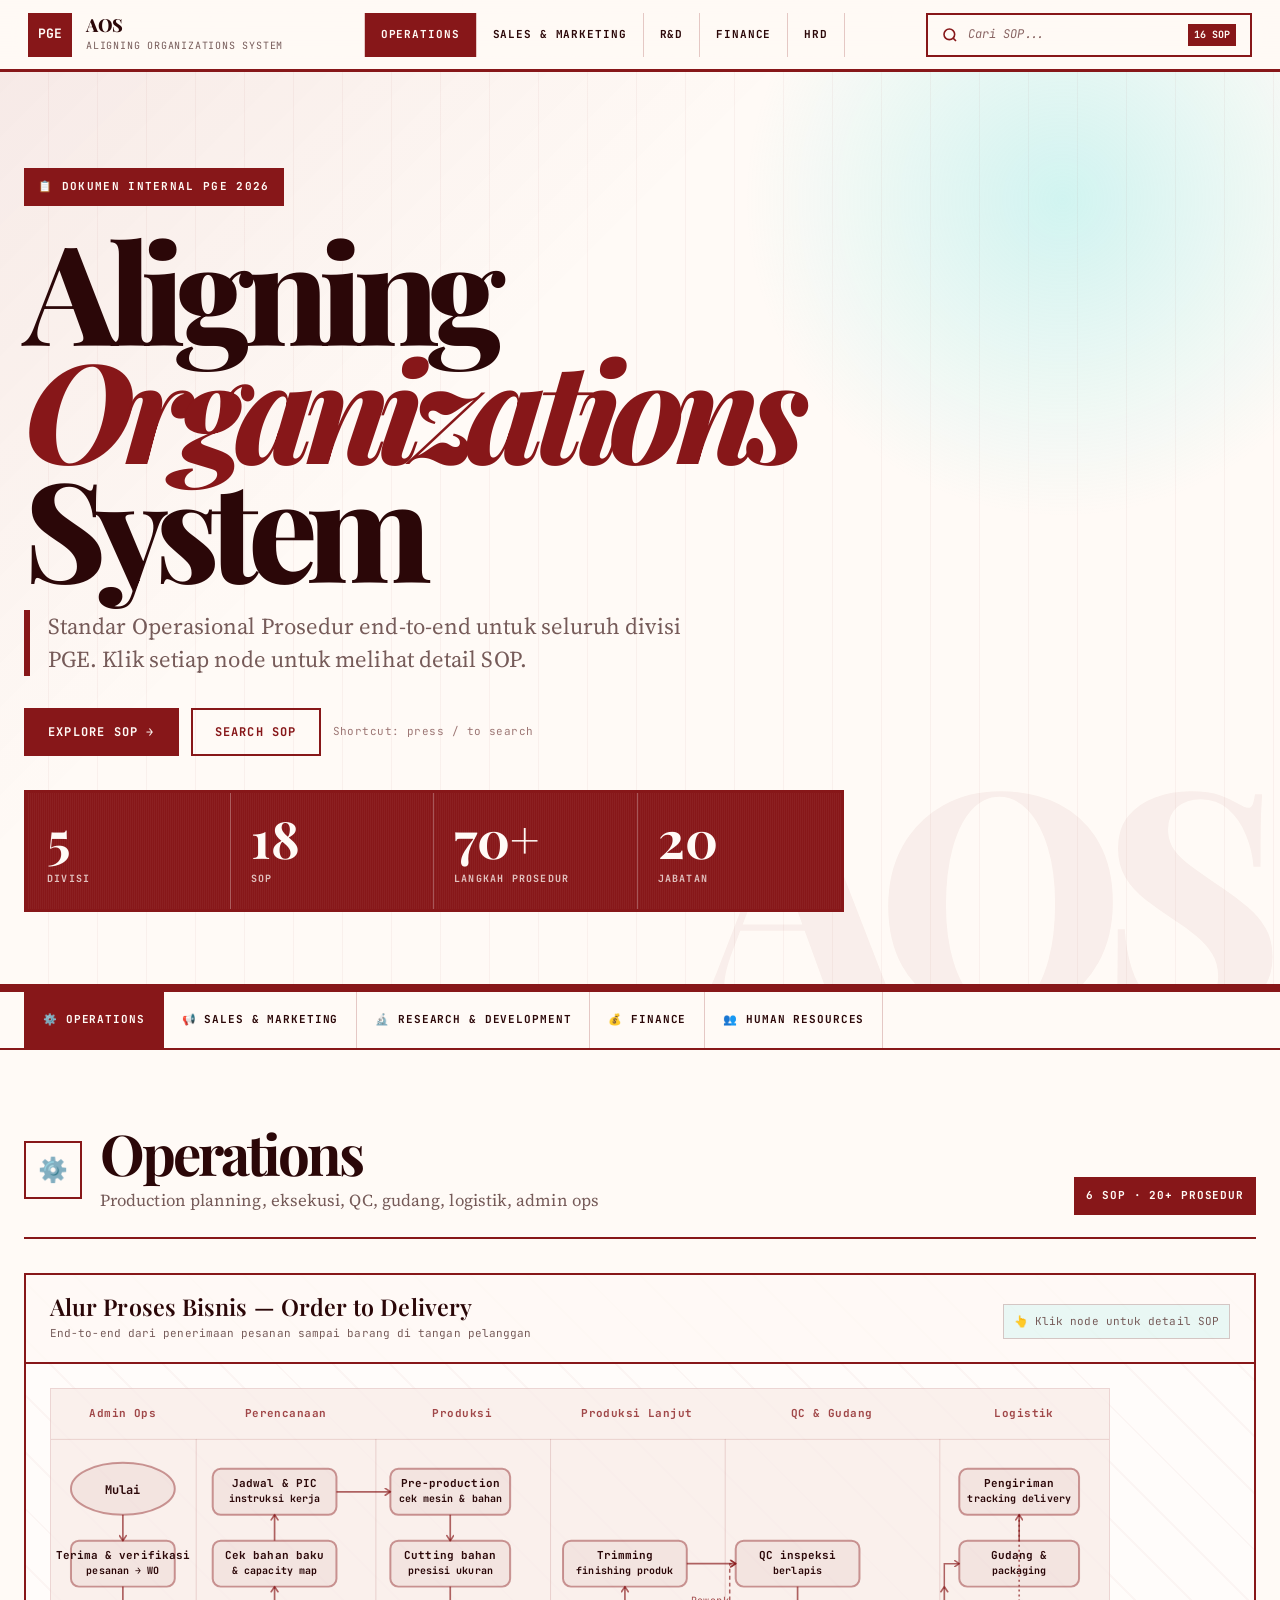
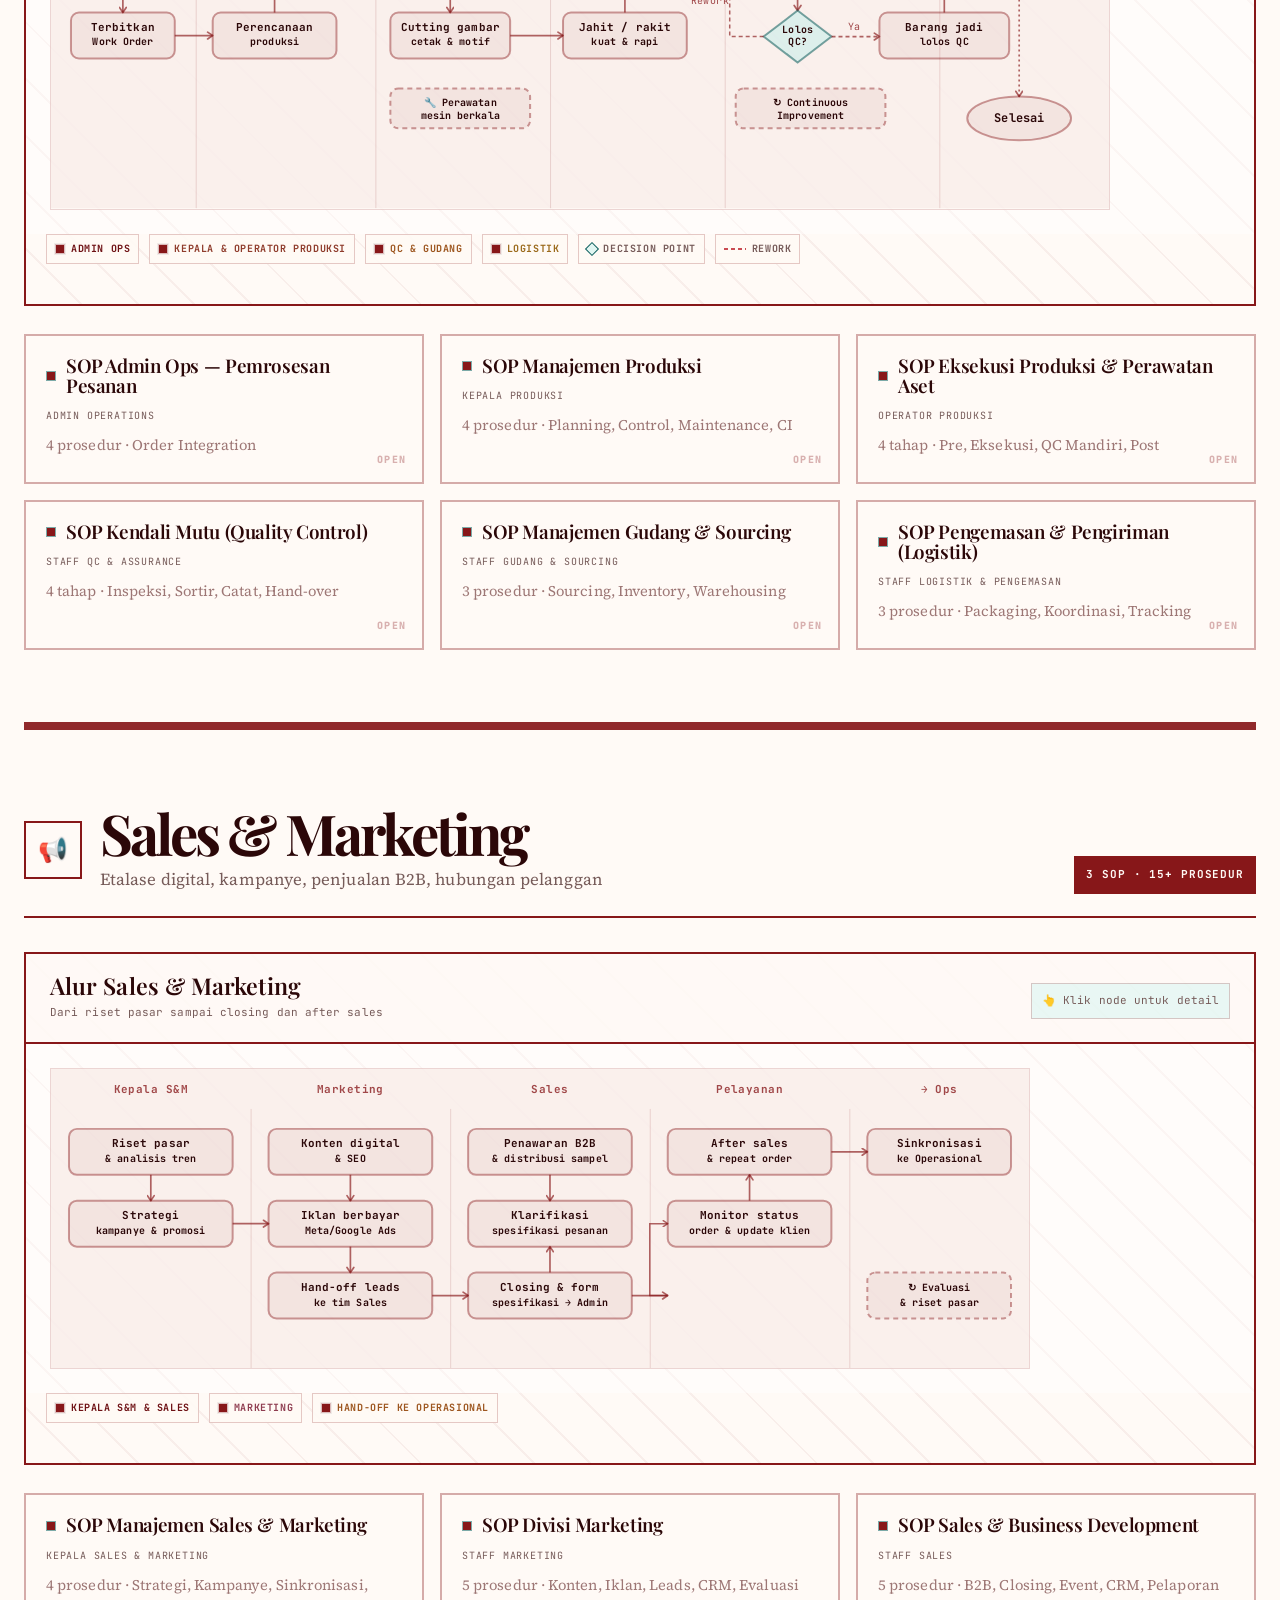
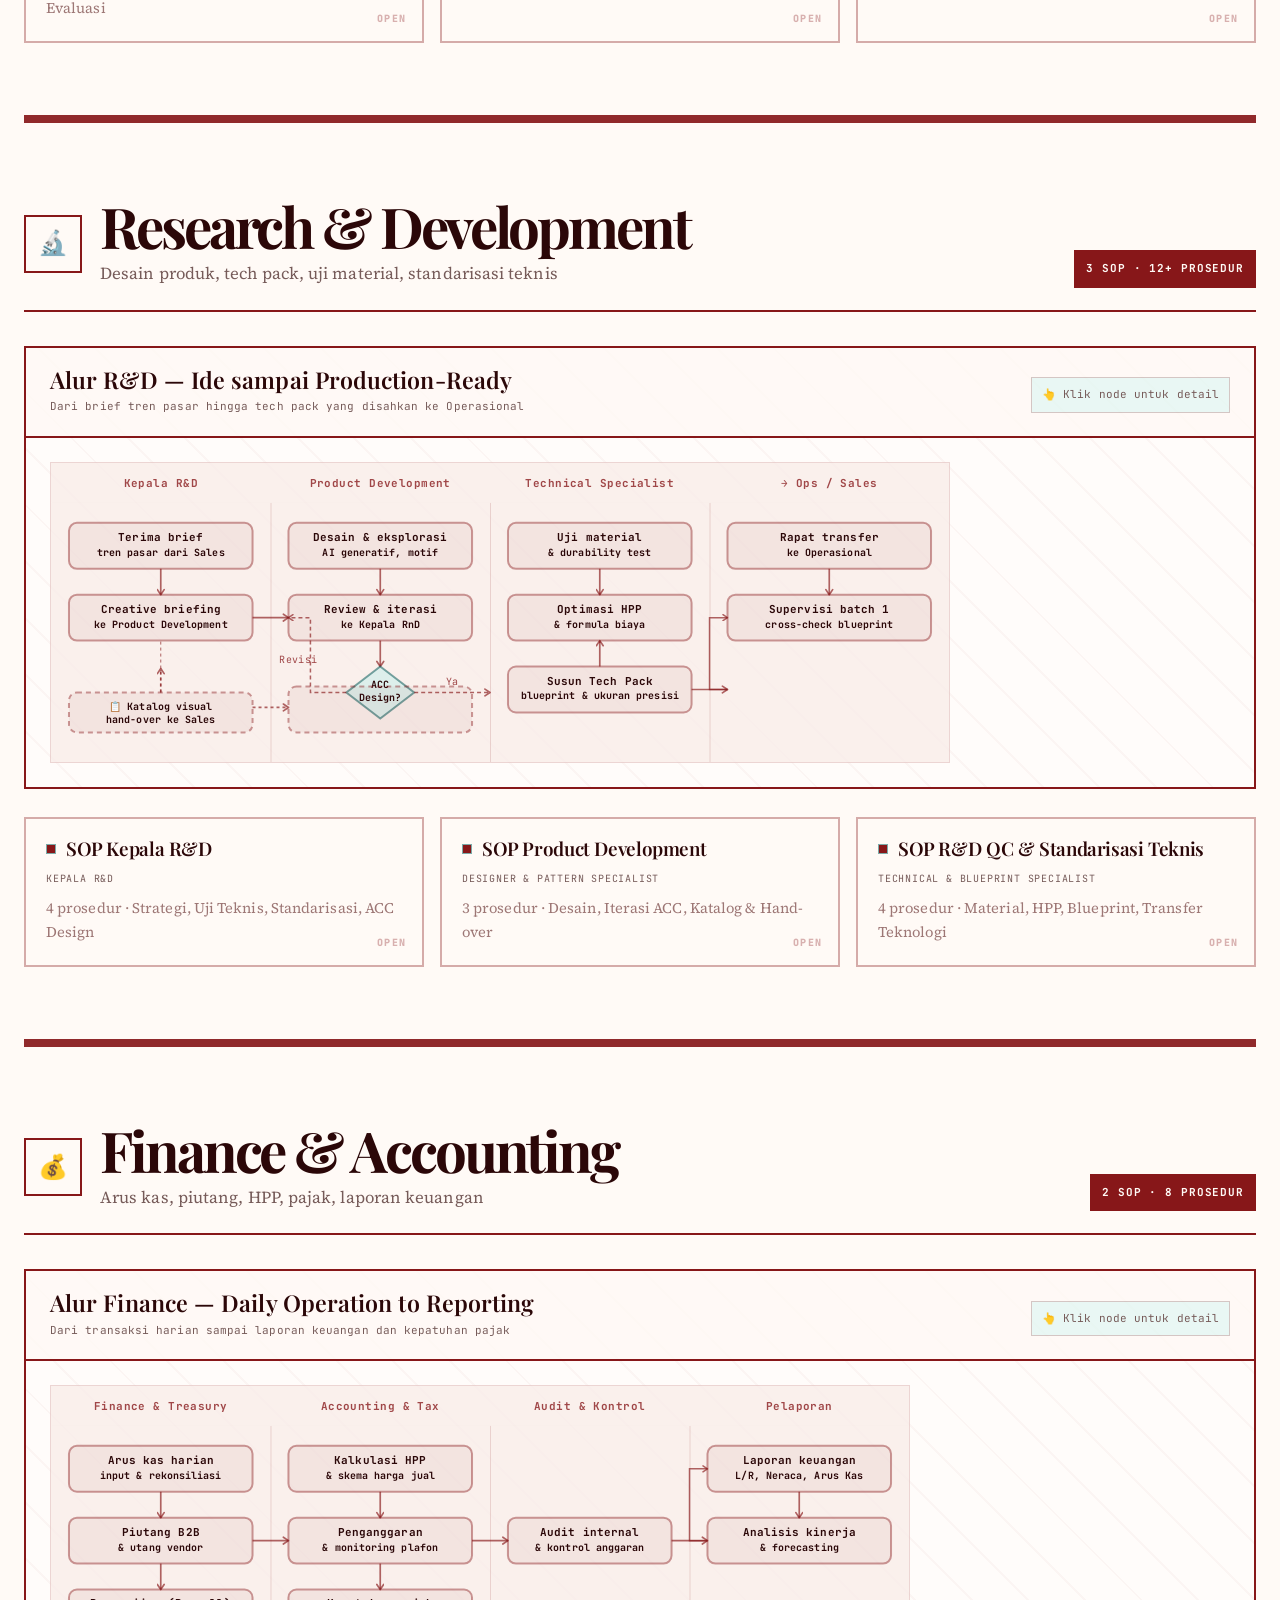
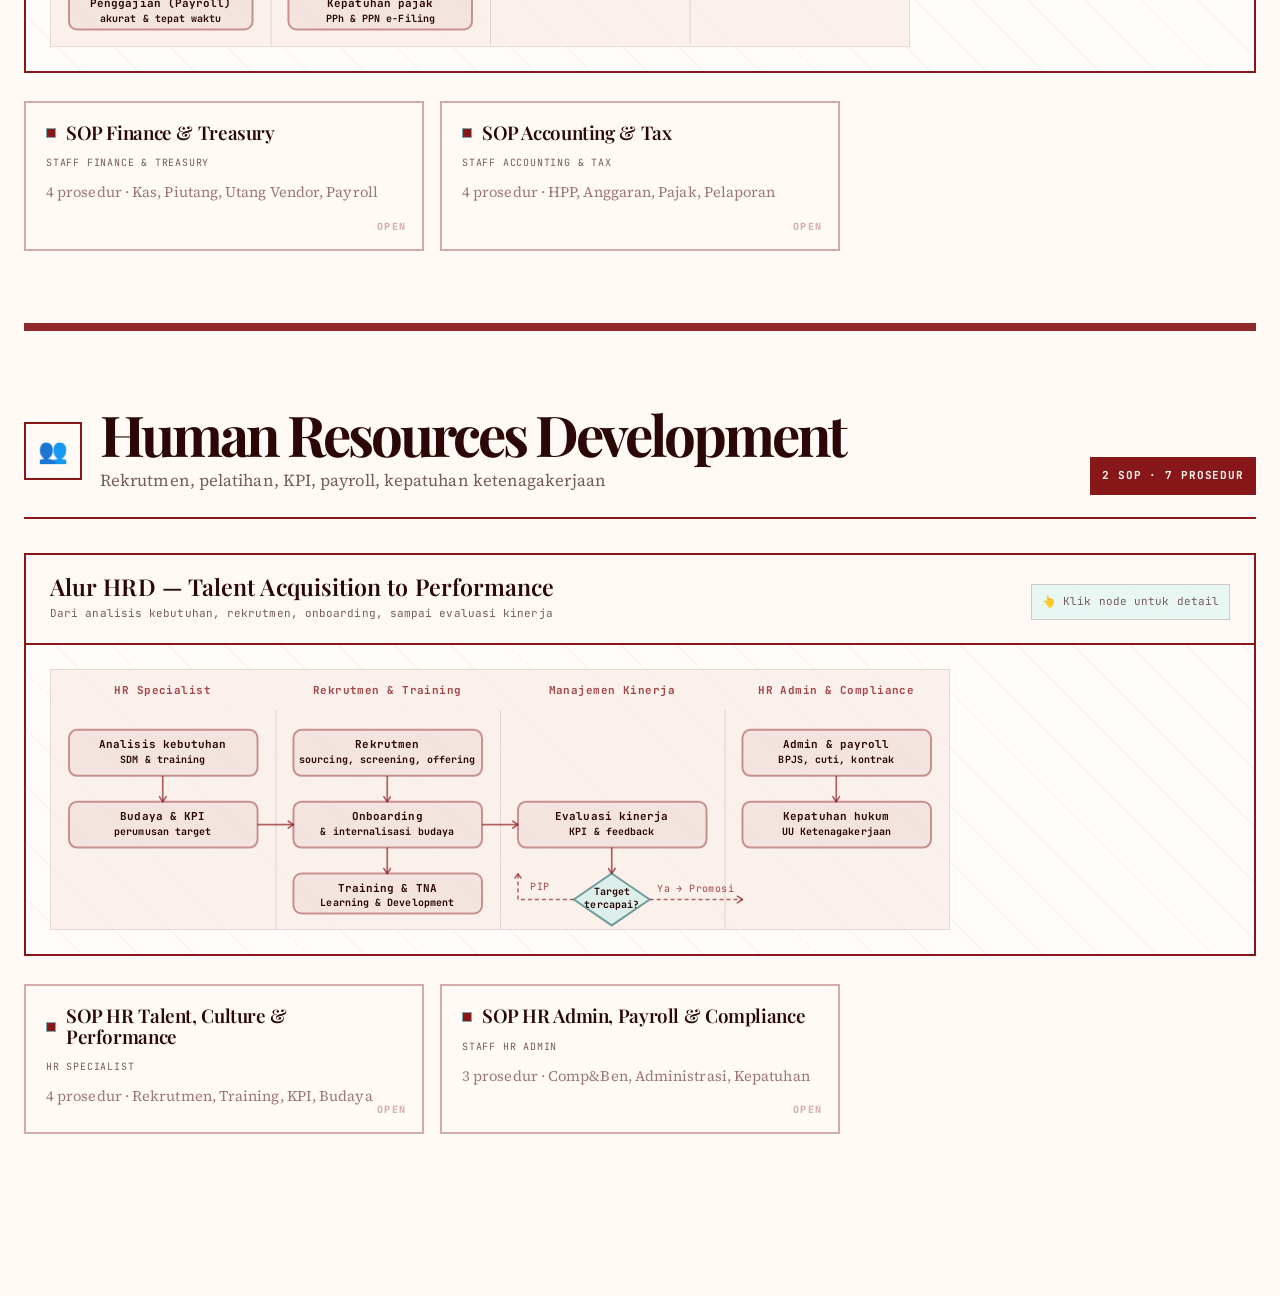
<file: index.html.html>
<!DOCTYPE html>
<html lang="id">
<head>
<meta charset="UTF-8">
<meta name="viewport" content="width=device-width, initial-scale=1.0">
<title>PGE — Aligning Organizations System</title>

<link rel="preconnect" href="https://fonts.googleapis.com">
<link rel="preconnect" href="https://fonts.gstatic.com" crossorigin>
<link href="https://fonts.googleapis.com/css2?family=JetBrains+Mono:wght@500;700&family=Playfair+Display:wght@600;700;800&family=Source+Serif+4:wght@400;500;600;700&display=swap" rel="stylesheet">
<style>
:root {
  --bg: #0d0e12;
  --bg2: #13151c;
  --bg3: #1a1d27;
  --border: rgba(255,255,255,0.08);
  --border2: rgba(255,255,255,0.14);
  --text: #e8e6de;
  --muted: #8a8880;
  --hint: #5a5856;

  --purple: #7f77dd;
  --purple-bg: rgba(127,119,221,0.1);
  --purple-border: rgba(127,119,221,0.3);

  --teal: #1d9e75;
  --teal-bg: rgba(29,158,117,0.1);
  --teal-border: rgba(29,158,117,0.3);

  --blue: #378add;
  --blue-bg: rgba(55,138,221,0.1);
  --blue-border: rgba(55,138,221,0.3);

  --amber: #ef9f27;
  --amber-bg: rgba(239,159,39,0.1);
  --amber-border: rgba(239,159,39,0.3);

  --green: #639922;
  --green-bg: rgba(99,153,34,0.1);
  --green-border: rgba(99,153,34,0.3);

  --coral: #d85a30;
  --coral-bg: rgba(216,90,48,0.1);
  --coral-border: rgba(216,90,48,0.3);

  --pink: #d4537e;
  --pink-bg: rgba(212,83,126,0.1);
  --pink-border: rgba(212,83,126,0.3);

  --red: #e24b4a;
  --red-bg: rgba(226,75,74,0.08);
  --red-border: rgba(226,75,74,0.3);
}
*{box-sizing:border-box;margin:0;padding:0}
html{scroll-behavior:smooth}
body{background:var(--bg);color:var(--text);font-family:'Inter',system-ui,sans-serif;font-size:15px;line-height:1.6}
a{color:var(--blue);text-decoration:none}

/* NAV */
nav{position:fixed;top:0;left:0;right:0;z-index:100;background:rgba(13,14,18,0.92);backdrop-filter:blur(12px);border-bottom:1px solid var(--border);height:56px;display:flex;align-items:center;padding:0 24px;gap:0;justify-content:space-between}
.nav-brand{display:flex;align-items:center;gap:10px}
.nav-logo{width:28px;height:28px;background:var(--purple);border-radius:6px;display:flex;align-items:center;justify-content:center;font-size:12px;font-weight:700;color:#fff;letter-spacing:-.5px}
.nav-name{font-weight:600;font-size:14px;letter-spacing:.02em}
.nav-sub{font-size:11px;color:var(--muted);margin-left:4px}
.nav-links{display:flex;gap:4px}
.nav-link{padding:5px 12px;border-radius:6px;font-size:13px;color:var(--muted);cursor:pointer;transition:all .15s;border:none;background:none}
.nav-link:hover,.nav-link.active{background:var(--bg3);color:var(--text)}
.nav-search{display:flex;align-items:center;gap:8px;background:var(--bg3);border:1px solid var(--border);border-radius:8px;padding:5px 12px;font-size:13px;color:var(--muted)}
.nav-search input{background:none;border:none;outline:none;color:var(--text);font-size:13px;width:180px}
.nav-search input::placeholder{color:var(--hint)}

/* HERO */
.hero{margin-top:56px;padding:80px 24px 60px;text-align:center;border-bottom:1px solid var(--border);position:relative;overflow:hidden}
.hero::before{content:'';position:absolute;top:0;left:50%;transform:translateX(-50%);width:600px;height:300px;background:radial-gradient(ellipse at center,rgba(127,119,221,0.12) 0%,transparent 70%);pointer-events:none}
.hero-badge{display:inline-flex;align-items:center;gap:6px;background:var(--purple-bg);border:1px solid var(--purple-border);border-radius:20px;padding:4px 12px;font-size:11px;color:var(--purple);font-weight:500;letter-spacing:.06em;text-transform:uppercase;margin-bottom:20px}
.hero h1{font-size:48px;font-weight:700;letter-spacing:-.03em;line-height:1.1;margin-bottom:12px}
.hero h1 span{color:var(--purple)}
.hero p{font-size:17px;color:var(--muted);max-width:520px;margin:0 auto 32px;line-height:1.6}
.hero-stats{display:flex;justify-content:center;gap:32px;flex-wrap:wrap}
.hero-stat{text-align:center}
.hero-stat .n{font-size:28px;font-weight:700;color:var(--text)}
.hero-stat .l{font-size:12px;color:var(--muted);text-transform:uppercase;letter-spacing:.06em;margin-top:2px}

/* SECTION TABS */
.section-nav{position:sticky;top:56px;z-index:90;background:var(--bg);border-bottom:1px solid var(--border);padding:0 24px;display:flex;gap:0;overflow-x:auto}
.section-nav::-webkit-scrollbar{display:none}
.sec-tab{padding:14px 18px;font-size:13px;font-weight:500;color:var(--muted);cursor:pointer;border-bottom:2px solid transparent;white-space:nowrap;transition:all .15s;border-radius:0}
.sec-tab:hover{color:var(--text)}
.sec-tab.active{color:var(--text);border-bottom-color:var(--purple)}

/* MAIN */
main{max-width:1200px;margin:0 auto;padding:0 24px 80px}

/* SECTION */
.sop-section{padding:48px 0 0;border-bottom:1px solid var(--border);scroll-margin-top:112px}
.sop-section:last-child{border-bottom:none}
.sec-header{display:flex;align-items:flex-start;justify-content:space-between;gap:16px;margin-bottom:32px}
.sec-title{display:flex;align-items:center;gap:12px}
.sec-icon{width:40px;height:40px;border-radius:10px;display:flex;align-items:center;justify-content:center;font-size:18px}
.sec-name{font-size:22px;font-weight:700;letter-spacing:-.02em}
.sec-sub{font-size:13px;color:var(--muted);margin-top:2px}
.sec-badge{background:var(--bg3);border:1px solid var(--border);border-radius:6px;padding:3px 8px;font-size:11px;color:var(--muted);white-space:nowrap}

/* FLOW CARD */
.flow-card{background:var(--bg2);border:1px solid var(--border);border-radius:14px;overflow:hidden;margin-bottom:20px}
.flow-card-header{padding:14px 20px;border-bottom:1px solid var(--border);display:flex;align-items:center;justify-content:space-between}
.flow-card-title{font-size:14px;font-weight:600}
.flow-card-meta{font-size:11px;color:var(--muted)}
.flow-hint{font-size:11px;color:var(--hint);display:flex;align-items:center;gap:5px}

/* SVG FLOW */
.flow-svg-wrap{overflow-x:auto;padding:20px}
.flow-svg-wrap::-webkit-scrollbar{height:4px}
.flow-svg-wrap::-webkit-scrollbar-track{background:var(--bg3)}
.flow-svg-wrap::-webkit-scrollbar-thumb{background:var(--border2);border-radius:2px}
.flow-svg-wrap svg{min-width:600px}

/* SVG NODES */
.fnode{cursor:pointer;transition:opacity .15s}
.fnode:hover{opacity:.85}
.fnode rect,.fnode polygon,.fnode ellipse{transition:filter .15s}
.fnode:hover rect,.fnode:hover polygon,.fnode:hover ellipse{filter:brightness(1.15)}

/* DETAIL PANEL */
.detail-overlay{display:none;position:fixed;inset:0;z-index:200;background:rgba(0,0,0,.5);backdrop-filter:blur(4px)}
.detail-overlay.open{display:block}
.detail-drawer{position:fixed;right:0;top:0;bottom:0;width:420px;max-width:100vw;background:var(--bg2);border-left:1px solid var(--border2);z-index:201;overflow-y:auto;transform:translateX(100%);transition:transform .25s cubic-bezier(.4,0,.2,1)}
.detail-overlay.open .detail-drawer{transform:translateX(0)}
.drawer-header{padding:20px 20px 16px;border-bottom:1px solid var(--border);position:sticky;top:0;background:var(--bg2);z-index:1}
.drawer-close{float:right;background:var(--bg3);border:1px solid var(--border);border-radius:6px;padding:4px 10px;color:var(--muted);cursor:pointer;font-size:13px;transition:all .15s}
.drawer-close:hover{color:var(--text);border-color:var(--border2)}
.drawer-div{font-size:10px;color:var(--muted);text-transform:uppercase;letter-spacing:.08em;margin-bottom:4px}
.drawer-title{font-size:16px;font-weight:700;color:var(--text);padding-right:60px}
.drawer-purpose{margin:0 20px 16px;padding:12px 14px;background:var(--bg3);border-radius:8px;font-size:12px;color:var(--muted);line-height:1.6;border-left:3px solid var(--purple)}
.drawer-steps{padding:0 20px 24px}
.drawer-steps-title{font-size:11px;font-weight:600;text-transform:uppercase;letter-spacing:.08em;color:var(--muted);margin-bottom:12px}
.step-item{display:flex;gap:12px;align-items:flex-start;margin-bottom:10px}
.step-num{width:22px;height:22px;border-radius:50%;background:var(--bg3);border:1px solid var(--border2);display:flex;align-items:center;justify-content:center;font-size:10px;font-weight:700;color:var(--muted);flex-shrink:0;margin-top:1px}
.step-text{font-size:13px;color:var(--text);line-height:1.5}
.drawer-note{margin:0 20px 20px;padding:10px 14px;background:var(--amber-bg);border:1px solid var(--amber-border);border-radius:8px;font-size:12px;color:var(--amber);line-height:1.5}

/* SOP GRID */
.sop-grid{display:grid;grid-template-columns:repeat(auto-fill,minmax(280px,1fr));gap:12px;margin-bottom:32px}
.sop-card{background:var(--bg3);border:1px solid var(--border);border-radius:10px;padding:16px;cursor:pointer;transition:all .15s}
.sop-card:hover{border-color:var(--border2);background:var(--bg2)}
.sop-card-header{display:flex;align-items:center;gap:10px;margin-bottom:10px}
.sop-card-dot{width:8px;height:8px;border-radius:50%;flex-shrink:0}
.sop-card-title{font-size:13px;font-weight:600;line-height:1.3}
.sop-card-role{font-size:11px;color:var(--muted);margin-bottom:8px}
.sop-card-steps{font-size:11px;color:var(--hint)}

/* LEGEND */
.legend-row{display:flex;gap:14px;flex-wrap:wrap;margin-bottom:24px}
.leg{display:flex;align-items:center;gap:6px;font-size:11px;color:var(--muted)}
.leg-dot{width:10px;height:10px;border-radius:2px;flex-shrink:0}
.leg-diamond{width:10px;height:10px;background:var(--amber-bg);border:1px solid var(--amber-border);transform:rotate(45deg);flex-shrink:0}

/* RESPONSIVE */
@media(max-width:700px){
  .hero h1{font-size:32px}
  .nav-links{display:none}
  .detail-drawer{width:100vw}
  .sec-header{flex-direction:column}
}


/* ═══════════════════════════════════════════════════════════
   PGE Editorial Wine UI Refresh
   Palette anchor: #871719 | Complement: #78E8E6
   This layer preserves the original HTML, SVG, SOP content, and JS data.
   ═══════════════════════════════════════════════════════════ */
:root{
  --wine:#871719;
  --wine-rgb:135,23,25;
  --wine-dark:#2b0708;
  --wine-ink:#3c090b;
  --wine-soft:#f5e7e3;
  --wine-line:rgba(135,23,25,.22);
  --complement:#78E8E6;
  --complement-rgb:120,232,230;
  --teal-ink:#0e5d5b;
  --cream:#fffaf6;
  --paper:#f8efe9;
  --paper-2:#fff5ef;
  --paper-3:#f1ddd4;
  --black:#180304;
  --bg:var(--cream);
  --bg2:var(--paper-2);
  --bg3:var(--paper);
  --border:rgba(var(--wine-rgb),.18);
  --border2:rgba(var(--wine-rgb),.42);
  --text:var(--wine-dark);
  --muted:#765b59;
  --hint:#9d7775;
  --purple:var(--wine);
  --purple-bg:rgba(var(--wine-rgb),.075);
  --purple-border:rgba(var(--wine-rgb),.34);
  --blue:var(--teal-ink);
  --blue-bg:rgba(var(--complement-rgb),.22);
  --blue-border:rgba(14,93,91,.34);
  --teal:var(--teal-ink);
  --teal-bg:rgba(var(--complement-rgb),.18);
  --teal-border:rgba(14,93,91,.32);
  --amber:var(--wine);
  --amber-bg:rgba(var(--wine-rgb),.075);
  --amber-border:rgba(var(--wine-rgb),.28);
  --green:var(--teal-ink);
  --green-bg:rgba(var(--complement-rgb),.18);
  --green-border:rgba(14,93,91,.32);
  --coral:var(--wine);
  --coral-bg:rgba(var(--wine-rgb),.08);
  --coral-border:rgba(var(--wine-rgb),.3);
  --pink:var(--wine);
  --pink-bg:rgba(var(--wine-rgb),.075);
  --pink-border:rgba(var(--wine-rgb),.3);
  --red:#a52124;
  --red-bg:rgba(165,33,36,.08);
  --red-border:rgba(165,33,36,.3);
}
*{border-radius:0!important}
html{scroll-padding-top:132px}
body{
  color:var(--text);
  background:var(--cream);
  font-family:'Source Serif 4',Georgia,serif;
  font-size:16px;
  letter-spacing:.005em;
  overflow-x:hidden;
}
body::before,
body::after{
  content:'';
  position:fixed;
  inset:0;
  pointer-events:none;
  z-index:-1;
}
body::before{
  background-image:
    repeating-linear-gradient(0deg,transparent,transparent 1px,rgba(var(--wine-rgb),.22) 1px,rgba(var(--wine-rgb),.22) 2px),
    linear-gradient(90deg,rgba(var(--wine-rgb),.04) 1px,transparent 1px),
    linear-gradient(rgba(var(--wine-rgb),.04) 1px,transparent 1px);
  background-size:100% 5px,42px 42px,42px 42px;
  opacity:.11;
}
body::after{
  background-image:url("data:image/svg+xml,%3Csvg viewBox='0 0 256 256' xmlns='http://www.w3.org/2000/svg'%3E%3Cfilter id='noise'%3E%3CfeTurbulence type='fractalNoise' baseFrequency='0.9' numOctaves='4' stitchTiles='stitch'/%3E%3C/filter%3E%3Crect width='100%25' height='100%25' filter='url(%23noise)' opacity='.45'/%3E%3C/svg%3E");
  opacity:.045;
  mix-blend-mode:multiply;
}
::selection{background:var(--wine);color:var(--cream)}
button,input,.sop-card,.sec-tab,.fnode{font:inherit}
button,.sop-card,.sec-tab,.fnode{touch-action:manipulation}
button:focus-visible,input:focus-visible,.sop-card:focus-visible,.sec-tab:focus-visible,.nav-link:focus-visible,.fnode:focus-visible{
  outline:3px solid var(--wine)!important;
  outline-offset:3px;
}
.skip-link{
  position:fixed;
  top:10px;
  left:10px;
  z-index:999;
  transform:translateY(-150%);
  background:var(--wine);
  color:var(--cream);
  border:2px solid var(--wine);
  padding:10px 14px;
  font-family:'JetBrains Mono',monospace;
  font-size:12px;
  text-transform:uppercase;
  letter-spacing:.08em;
}
.skip-link:focus{transform:translateY(0)}
#scroll-progress{
  position:fixed;
  inset:0 auto auto 0;
  height:4px;
  width:0%;
  background:linear-gradient(90deg,var(--wine),var(--complement));
  z-index:1000;
  transition:width 80ms linear;
}
nav{
  height:72px;
  padding:0 28px;
  background:rgba(255,250,246,.9);
  border-bottom:3px solid var(--wine);
  backdrop-filter:blur(16px) saturate(140%);
  box-shadow:none;
}
.nav-brand{gap:14px;min-width:250px}
.nav-logo{
  width:44px;
  height:44px;
  background:var(--wine);
  color:var(--cream);
  border:2px solid var(--wine);
  font-family:'JetBrains Mono',monospace;
  font-size:13px;
  letter-spacing:.02em;
}
.nav-name{
  display:block;
  color:var(--wine-dark);
  font-family:'Playfair Display',Georgia,serif;
  font-weight:800;
  font-size:18px;
  letter-spacing:-.02em;
  line-height:1;
}
.nav-sub{
  display:block;
  margin:4px 0 0;
  color:var(--muted);
  font-family:'JetBrains Mono',monospace;
  font-size:10px;
  text-transform:uppercase;
  letter-spacing:.08em;
}
.nav-links{gap:0;border-left:1px solid var(--wine-line);border-right:1px solid var(--wine-line)}
.nav-link{
  min-height:44px;
  padding:0 16px;
  color:var(--wine-dark);
  border:0;
  border-left:1px solid var(--wine-line);
  background:transparent;
  font-family:'JetBrains Mono',monospace;
  font-size:11px;
  font-weight:700;
  text-transform:uppercase;
  letter-spacing:.08em;
  transition:background 100ms linear,color 100ms linear;
}
.nav-link:first-child{border-left:0}
.nav-link:hover,.nav-link.active{background:var(--wine);color:var(--cream)}
.nav-search{
  position:relative;
  min-height:44px;
  gap:10px;
  padding:0 14px;
  background:transparent;
  color:var(--wine);
  border:2px solid var(--wine);
}
.nav-search svg{width:16px;height:16px;stroke-width:2.4px}
.nav-search input{
  width:210px;
  color:var(--wine-dark);
  font-family:'JetBrains Mono',monospace;
  font-size:12px;
}
.nav-search input::placeholder{color:#8a6664;font-style:italic}
.search-count{
  font-family:'JetBrains Mono',monospace;
  font-size:10px;
  font-weight:700;
  color:var(--cream);
  background:var(--wine);
  padding:3px 6px;
  white-space:nowrap;
}
.hero{
  margin-top:72px;
  min-height:calc(100vh - 72px);
  display:flex;
  flex-direction:column;
  justify-content:center;
  text-align:left;
  padding:96px max(24px,calc((100vw - 1280px)/2 + 24px)) 72px;
  border-bottom:8px solid var(--wine);
  background:
    radial-gradient(circle at 83% 14%,rgba(var(--complement-rgb),.34),transparent 24%),
    linear-gradient(135deg,rgba(var(--wine-rgb),.07),transparent 36%),
    var(--cream);
}
.hero::before{
  inset:0;
  width:auto;
  height:auto;
  transform:none;
  background-image:repeating-linear-gradient(90deg,transparent,transparent 48px,rgba(var(--wine-rgb),.13) 48px,rgba(var(--wine-rgb),.13) 49px);
  opacity:.34;
}
.hero::after{
  content:'AOS';
  position:absolute;
  right:max(20px,calc((100vw - 1280px)/2));
  bottom:-.18em;
  color:rgba(var(--wine-rgb),.05);
  font-family:'Playfair Display',Georgia,serif;
  font-size:clamp(8rem,24vw,24rem);
  font-weight:800;
  letter-spacing:-.08em;
  line-height:1;
  pointer-events:none;
}
.hero>*{position:relative;z-index:1}
.hero-badge{
  align-self:flex-start;
  background:var(--wine);
  color:var(--cream);
  border:2px solid var(--wine);
  padding:8px 12px;
  font-family:'JetBrains Mono',monospace;
  font-size:11px;
  font-weight:700;
  letter-spacing:.12em;
  margin-bottom:24px;
}
.hero h1{
  max-width:1000px;
  font-family:'Playfair Display',Georgia,serif;
  font-size:clamp(4rem,10.8vw,9.8rem);
  font-weight:800;
  letter-spacing:-.075em;
  line-height:.86;
  margin:0 0 24px;
  color:var(--wine-dark);
}
.hero h1 span{color:var(--wine);font-style:italic}
.hero p{
  max-width:680px;
  margin:0 0 30px;
  color:var(--muted);
  font-size:clamp(1.1rem,2vw,1.42rem);
  line-height:1.45;
  border-left:6px solid var(--wine);
  padding-left:18px;
}
.hero-actions{
  display:flex;
  align-items:center;
  gap:12px;
  flex-wrap:wrap;
  margin:2px 0 34px;
}
.hero-btn{
  min-height:48px;
  padding:0 22px;
  border:2px solid var(--wine);
  background:var(--wine);
  color:var(--cream);
  cursor:pointer;
  font-family:'JetBrains Mono',monospace;
  font-size:12px;
  font-weight:700;
  text-transform:uppercase;
  letter-spacing:.1em;
  transition:background 100ms linear,color 100ms linear,transform 100ms linear;
}
.hero-btn.secondary{background:transparent;color:var(--wine)}
.hero-btn:hover{background:var(--cream);color:var(--wine);transform:translate(-2px,-2px)}
.hero-btn.secondary:hover{background:var(--wine);color:var(--cream)}
.hero-shortcut{
  color:var(--hint);
  font-family:'JetBrains Mono',monospace;
  font-size:11px;
  letter-spacing:.04em;
}
.hero-stats{
  display:grid;
  grid-template-columns:repeat(4,minmax(120px,1fr));
  gap:0;
  max-width:820px;
  justify-content:stretch;
  background:var(--wine);
  color:var(--cream);
  border:3px solid var(--wine);
  position:relative;
  overflow:hidden;
}
.hero-stats::before{
  content:'';
  position:absolute;
  inset:0;
  background-image:repeating-linear-gradient(90deg,transparent,transparent 1px,rgba(255,255,255,.42) 1px,rgba(255,255,255,.42) 2px);
  background-size:6px 100%;
  opacity:.09;
}
.hero-stat{padding:22px 20px;text-align:left;border-right:1px solid rgba(255,255,255,.28);position:relative;z-index:1}
.hero-stat:last-child{border-right:0}
.hero-stat .n{font-family:'Playfair Display',Georgia,serif;font-size:clamp(2.4rem,4vw,4.2rem);line-height:.9;color:var(--cream)}
.hero-stat .l{font-family:'JetBrains Mono',monospace;font-size:10px;font-weight:700;color:rgba(255,250,246,.75);letter-spacing:.12em;margin-top:10px}
.section-nav{
  top:72px;
  padding:0 max(24px,calc((100vw - 1280px)/2 + 24px));
  background:rgba(255,250,246,.92);
  border-bottom:2px solid var(--wine);
  backdrop-filter:blur(14px);
}
.sec-tab{
  min-height:56px;
  display:flex;
  align-items:center;
  color:var(--wine-dark);
  border-right:1px solid var(--wine-line);
  border-bottom:0;
  font-family:'JetBrains Mono',monospace;
  font-size:11px;
  font-weight:700;
  text-transform:uppercase;
  letter-spacing:.08em;
  transition:background 100ms linear,color 100ms linear;
}
.sec-tab:first-child{border-left:1px solid var(--wine-line)}
.sec-tab:hover,.sec-tab.active{background:var(--wine);color:var(--cream);border-bottom:0}
main{max-width:1280px;padding:0 24px 90px}
.sop-section{padding:76px 0 24px;border-bottom:8px solid rgba(var(--wine-rgb),.92);scroll-margin-top:140px;position:relative}
.sop-section:last-child{border-bottom:0}
.sec-header{align-items:flex-end;margin-bottom:34px;padding-bottom:22px;border-bottom:2px solid var(--wine)}
.sec-title{gap:18px}
.sec-icon{
  width:58px;
  height:58px;
  border:2px solid var(--wine)!important;
  background:var(--cream)!important;
  color:var(--wine);
  font-size:24px;
}
.sec-name{
  font-family:'Playfair Display',Georgia,serif;
  color:var(--wine-dark);
  font-size:clamp(2.2rem,4.4vw,4.2rem);
  line-height:.95;
  letter-spacing:-.055em;
}
.sec-sub{max-width:680px;color:var(--muted);font-size:1.05rem;margin-top:8px}
.sec-badge{
  background:var(--wine);
  color:var(--cream);
  border:2px solid var(--wine);
  padding:8px 10px;
  font-family:'JetBrains Mono',monospace;
  font-size:11px;
  font-weight:700;
  text-transform:uppercase;
  letter-spacing:.08em;
}
.flow-card{
  background:var(--cream);
  border:2px solid var(--wine);
  margin-bottom:28px;
  position:relative;
  overflow:hidden;
}
.flow-card::before{
  content:'';
  position:absolute;
  inset:0;
  pointer-events:none;
  background-image:repeating-linear-gradient(45deg,transparent,transparent 38px,rgba(var(--wine-rgb),.06) 38px,rgba(var(--wine-rgb),.06) 40px);
  opacity:.9;
}
.flow-card>*{position:relative;z-index:1}
.flow-card-header{padding:20px 24px;border-bottom:2px solid var(--wine);background:rgba(255,250,246,.88)}
.flow-card-title{font-family:'Playfair Display',Georgia,serif;font-size:1.45rem;line-height:1.05;color:var(--wine-dark)}
.flow-card-meta,.flow-hint{font-family:'JetBrains Mono',monospace;font-size:11px;color:var(--muted);margin-top:6px}
.flow-hint{padding:8px 10px;border:1px solid var(--wine-line);background:rgba(var(--complement-rgb),.16);white-space:nowrap}
.flow-svg-wrap{padding:24px;background:rgba(255,255,255,.4)}
.flow-svg-wrap::-webkit-scrollbar{height:10px}
.flow-svg-wrap::-webkit-scrollbar-track{background:rgba(var(--wine-rgb),.09)}
.flow-svg-wrap::-webkit-scrollbar-thumb{background:var(--wine)}
.flow-svg-wrap svg{background:rgba(255,250,246,.72);border:1px solid rgba(var(--wine-rgb),.16)}
.flow-svg-wrap svg>rect:not([width="1"]),
.flow-svg-wrap svg>rect[height="40"],
.flow-svg-wrap svg>rect[height="50"]{fill:rgba(var(--wine-rgb),.045)!important}
.flow-svg-wrap svg>rect[width="1"],
.flow-svg-wrap svg>rect[height="1"]{fill:rgba(var(--wine-rgb),.14)!important}
.flow-svg-wrap svg>text{fill:rgba(var(--wine-rgb),.78)!important;font-family:'JetBrains Mono',monospace!important;letter-spacing:.04em}
.flow-svg-wrap svg line,
.flow-svg-wrap svg path{stroke:rgba(var(--wine-rgb),.66)!important}
.flow-svg-wrap svg g.fnode rect,
.flow-svg-wrap svg g.fnode ellipse{
  fill:rgba(var(--wine-rgb),.055)!important;
  stroke:rgba(var(--wine-rgb),.42)!important;
  stroke-width:2px!important;
}
.flow-svg-wrap svg g.fnode polygon{
  fill:rgba(var(--complement-rgb),.22)!important;
  stroke:rgba(14,93,91,.55)!important;
  stroke-width:2px!important;
}
.flow-svg-wrap svg g.fnode text{fill:var(--wine-dark)!important;font-family:'JetBrains Mono',monospace!important;font-weight:700!important}
.fnode{transition:opacity 100ms linear,transform 100ms linear;transform-origin:center}
.fnode:hover,.fnode:focus{opacity:1;transform:translateY(-2px)}
.fnode:hover rect,.fnode:hover ellipse,.fnode:hover polygon,
.fnode:focus rect,.fnode:focus ellipse,.fnode:focus polygon{fill:var(--wine)!important;stroke:var(--wine)!important;filter:none!important}
.fnode:hover text,.fnode:focus text{fill:var(--cream)!important}
.legend-row{padding-top:0!important;gap:10px}
.leg{
  min-height:30px;
  padding:4px 8px;
  border:1px solid rgba(var(--wine-rgb),.18);
  background:rgba(255,250,246,.72);
  color:var(--muted);
  font-family:'JetBrains Mono',monospace;
  font-size:10px;
  font-weight:700;
  text-transform:uppercase;
  letter-spacing:.06em;
}
.leg-dot,.sop-card-dot{background:var(--wine)!important;border:1px solid rgba(var(--complement-rgb),.7);width:10px;height:10px}
.leg-diamond{background:rgba(var(--complement-rgb),.24);border-color:var(--teal-ink)}
.sop-grid{grid-template-columns:repeat(auto-fill,minmax(310px,1fr));gap:16px;margin-bottom:48px}
.sop-card{
  position:relative;
  background:rgba(255,250,246,.88);
  border:2px solid rgba(var(--wine-rgb),.35);
  padding:20px;
  min-height:150px;
  transition:background 100ms linear,color 100ms linear,border-color 100ms linear,transform 100ms linear;
}
.sop-card::before{
  content:'OPEN';
  position:absolute;
  right:16px;
  bottom:14px;
  color:rgba(var(--wine-rgb),.32);
  font-family:'JetBrains Mono',monospace;
  font-size:10px;
  font-weight:800;
  letter-spacing:.12em;
}
.sop-card:hover,.sop-card:focus-visible{
  background:var(--wine);
  color:var(--cream);
  border-color:var(--wine);
  transform:translate(-3px,-3px);
}
.sop-card:hover .sop-card-role,
.sop-card:hover .sop-card-steps,
.sop-card:focus-visible .sop-card-role,
.sop-card:focus-visible .sop-card-steps{color:rgba(255,250,246,.76)}
.sop-card:hover .sop-card-dot,
.sop-card:focus-visible .sop-card-dot{background:var(--complement)!important;border-color:var(--cream)}
.sop-card:hover::before,.sop-card:focus-visible::before{color:rgba(255,250,246,.35)}
.sop-card-title{font-family:'Playfair Display',Georgia,serif;font-size:1.18rem;line-height:1.08;letter-spacing:-.02em}
.sop-card-role{font-family:'JetBrains Mono',monospace;color:var(--muted);font-size:10px;text-transform:uppercase;letter-spacing:.08em;margin:12px 0 10px}
.sop-card-steps{color:var(--hint);font-size:.92rem}
.detail-overlay{background:rgba(43,7,8,.55);backdrop-filter:blur(8px)}
.detail-drawer{
  width:min(520px,100vw);
  background:var(--cream);
  border-left:4px solid var(--wine);
  box-shadow:none;
}
.drawer-header{
  padding:22px 24px 18px;
  border-bottom:3px solid var(--wine);
  background:var(--cream);
}
.drawer-actions{float:right;display:flex;gap:8px;margin-left:12px}
.drawer-close,.drawer-copy{
  min-height:38px;
  background:transparent;
  border:2px solid var(--wine);
  color:var(--wine);
  padding:0 12px;
  cursor:pointer;
  font-family:'JetBrains Mono',monospace;
  font-size:11px;
  font-weight:700;
  text-transform:uppercase;
  letter-spacing:.08em;
  transition:background 100ms linear,color 100ms linear;
}
.drawer-close:hover,.drawer-copy:hover{background:var(--wine);color:var(--cream);border-color:var(--wine)}
.drawer-div{clear:none;color:var(--teal-ink);font-family:'JetBrains Mono',monospace;font-weight:700;font-size:11px;letter-spacing:.12em;margin-bottom:10px;text-transform:uppercase}
.drawer-title{font-family:'Playfair Display',Georgia,serif;color:var(--wine-dark);font-size:clamp(1.6rem,4vw,2.4rem);line-height:1;letter-spacing:-.045em;padding-right:0;max-width:360px}
.drawer-purpose{
  margin:22px 24px 20px;
  padding:18px 20px;
  background:rgba(var(--complement-rgb),.15);
  border:2px solid var(--wine);
  border-left:8px solid var(--wine);
  color:var(--wine-dark);
  font-size:1rem;
  line-height:1.55;
}
.drawer-steps{padding:0 24px 32px}
.drawer-steps-title{font-family:'JetBrains Mono',monospace;color:var(--wine);font-size:11px;letter-spacing:.14em;margin-bottom:16px}
.step-item{gap:14px;margin-bottom:12px;padding-bottom:12px;border-bottom:1px solid rgba(var(--wine-rgb),.13)}
.step-num{
  width:30px;
  height:30px;
  background:var(--wine);
  border:2px solid var(--wine);
  color:var(--cream);
  font-family:'JetBrains Mono',monospace;
  font-size:11px;
}
.step-text{color:var(--wine-dark);font-size:1rem;line-height:1.5}
.drawer-note{
  margin:0 24px 24px;
  padding:16px 18px;
  background:var(--wine);
  border:2px solid var(--wine);
  color:var(--cream);
  font-size:.98rem;
}
.floating-top{
  position:fixed;
  right:18px;
  bottom:18px;
  z-index:130;
  width:48px;
  height:48px;
  border:2px solid var(--wine);
  background:var(--cream);
  color:var(--wine);
  cursor:pointer;
  font-family:'JetBrains Mono',monospace;
  font-size:18px;
  font-weight:800;
  transition:background 100ms linear,color 100ms linear,transform 100ms linear,opacity 100ms linear;
  opacity:0;
  pointer-events:none;
}
.floating-top.visible{opacity:1;pointer-events:auto}
.floating-top:hover{background:var(--wine);color:var(--cream);transform:translateY(-3px)}
@media(max-width:1000px){
  nav{gap:14px}.nav-brand{min-width:auto}.nav-sub{display:none}.nav-search input{width:150px}.hero-stats{grid-template-columns:repeat(2,1fr);max-width:640px}.hero-stat:nth-child(2){border-right:0}.sec-header{align-items:flex-start;flex-direction:column}.flow-card-header{align-items:flex-start;flex-direction:column}.flow-hint{white-space:normal}
}
@media(max-width:700px){
  nav{height:auto;min-height:70px;padding:12px 14px;align-items:flex-start}.nav-links{display:none}.nav-search{margin-left:auto;max-width:52vw}.nav-search input{width:100%;min-width:0}.search-count{display:none}.hero{margin-top:70px;min-height:auto;padding:72px 20px 52px}.hero h1{font-size:clamp(3.5rem,18vw,6.4rem)}.hero p{font-size:1.05rem}.hero-actions{align-items:stretch}.hero-btn{width:100%;justify-content:center}.hero-stats{grid-template-columns:1fr}.hero-stat{border-right:0;border-bottom:1px solid rgba(255,255,255,.25)}.hero-stat:last-child{border-bottom:0}.section-nav{top:70px;padding:0}.sec-tab{min-height:48px;padding:0 14px;font-size:10px}.sop-section{padding-top:56px;scroll-margin-top:118px}.sec-icon{width:48px;height:48px}.sec-name{font-size:2.35rem}.sop-grid{grid-template-columns:1fr}.drawer-actions{float:none;margin:0 0 16px}.drawer-title{max-width:none}.detail-drawer{width:100vw}.drawer-purpose,.drawer-steps,.drawer-note{margin-left:18px;margin-right:18px}.flow-svg-wrap{padding:14px}
}
@media(prefers-reduced-motion:reduce){
  *,*::before,*::after{scroll-behavior:auto!important;transition:none!important;animation:none!important}
}

</style>
</head>
<body>
<div id="scroll-progress" aria-hidden="true"></div>
<a href="#ops" class="skip-link">Skip to SOP content</a>

<!-- NAV -->
<nav>
  <div class="nav-brand">
    <div class="nav-logo">PGE</div>
    <div>
      <span class="nav-name">AOS</span>
      <span class="nav-sub">Aligning Organizations System</span>
    </div>
  </div>
  <div class="nav-links">
    <button class="nav-link active" onclick="scrollToSection('ops')">Operations</button>
    <button class="nav-link" onclick="scrollToSection('sm')">Sales & Marketing</button>
    <button class="nav-link" onclick="scrollToSection('rnd')">R&D</button>
    <button class="nav-link" onclick="scrollToSection('fin')">Finance</button>
    <button class="nav-link" onclick="scrollToSection('hrd')">HRD</button>
  </div>
  <div class="nav-search">
    <svg width="14" height="14" fill="none" stroke="currentColor" stroke-width="2" viewBox="0 0 24 24"><circle cx="11" cy="11" r="8"/><path d="M21 21l-4.35-4.35"/></svg>
    <input type="text" id="search-input" placeholder="Cari SOP..." oninput="filterSOP(this.value)">
  </div>
</nav>

<!-- HERO -->
<div class="hero">
  <div class="hero-badge">📋 Dokumen Internal PGE 2026</div>
  <h1>Aligning <span>Organizations</span><br>System</h1>
  <p>Standar Operasional Prosedur end-to-end untuk seluruh divisi PGE. Klik setiap node untuk melihat detail SOP.</p>
  <div class="hero-actions" aria-label="Quick actions">
    <button class="hero-btn" onclick="scrollToSection('ops')">Explore SOP →</button>
    <button class="hero-btn secondary" onclick="focusSearch()">Search SOP</button>
    <span class="hero-shortcut">Shortcut: press / to search</span>
  </div>
  <div class="hero-stats">
    <div class="hero-stat"><div class="n">5</div><div class="l">Divisi</div></div>
    <div class="hero-stat"><div class="n">18</div><div class="l">SOP</div></div>
    <div class="hero-stat"><div class="n">70+</div><div class="l">Langkah Prosedur</div></div>
    <div class="hero-stat"><div class="n">20</div><div class="l">Jabatan</div></div>
  </div>
</div>

<!-- SECTION TABS -->
<div class="section-nav" id="section-nav">
  <div class="sec-tab active" onclick="scrollToSection('ops')">⚙️ Operations</div>
  <div class="sec-tab" onclick="scrollToSection('sm')">📢 Sales & Marketing</div>
  <div class="sec-tab" onclick="scrollToSection('rnd')">🔬 Research & Development</div>
  <div class="sec-tab" onclick="scrollToSection('fin')">💰 Finance</div>
  <div class="sec-tab" onclick="scrollToSection('hrd')">👥 Human Resources</div>
</div>

<main>

<!-- ══════════════════════════════════════════════════════ -->
<!-- OPERATIONS -->
<!-- ══════════════════════════════════════════════════════ -->
<section class="sop-section" id="ops">
  <div class="sec-header">
    <div class="sec-title">
      <div class="sec-icon" style="background:var(--blue-bg);border:1px solid var(--blue-border)">⚙️</div>
      <div>
        <div class="sec-name">Operations</div>
        <div class="sec-sub">Production planning, eksekusi, QC, gudang, logistik, admin ops</div>
      </div>
    </div>
    <span class="sec-badge">6 SOP · 20+ prosedur</span>
  </div>

  <!-- BUSINESS PROCESS FLOW -->
  <div class="flow-card">
    <div class="flow-card-header">
      <div>
        <div class="flow-card-title">Alur Proses Bisnis — Order to Delivery</div>
        <div class="flow-card-meta">End-to-end dari penerimaan pesanan sampai barang di tangan pelanggan</div>
      </div>
      <div class="flow-hint">👆 Klik node untuk detail SOP</div>
    </div>
    <div class="flow-svg-wrap">
<svg viewBox="0 0 1060 420" width="1060" style="display:block">
<defs>
  <marker id="arr" viewBox="0 0 10 10" refX="8" refY="5" markerWidth="5" markerHeight="5" orient="auto-start-reverse">
    <path d="M2 1L8 5L2 9" fill="none" stroke="context-stroke" stroke-width="2" stroke-linecap="round" stroke-linejoin="round"/>
  </marker>
</defs>

<!-- Swimlane backgrounds -->
<rect x="0" y="0" width="1060" height="50" fill="rgba(127,119,221,0.06)" rx="0"/>
<rect x="0" y="50" width="1060" height="1" fill="rgba(255,255,255,0.06)"/>
<rect x="0" y="50" width="145" height="370" fill="rgba(127,119,221,0.04)"/>
<rect x="145" y="50" width="1" height="370" fill="rgba(255,255,255,0.06)"/>
<rect x="145" y="50" width="180" height="370" fill="rgba(55,138,221,0.04)"/>
<rect x="325" y="50" width="1" height="370" fill="rgba(255,255,255,0.06)"/>
<rect x="325" y="50" width="175" height="370" fill="rgba(55,138,221,0.06)"/>
<rect x="500" y="50" width="1" height="370" fill="rgba(255,255,255,0.06)"/>
<rect x="500" y="50" width="175" height="370" fill="rgba(55,138,221,0.04)"/>
<rect x="675" y="50" width="1" height="370" fill="rgba(255,255,255,0.06)"/>
<rect x="675" y="50" width="215" height="370" fill="rgba(29,158,117,0.04)"/>
<rect x="890" y="50" width="1" height="370" fill="rgba(255,255,255,0.06)"/>
<rect x="890" y="50" width="170" height="370" fill="rgba(99,153,34,0.04)"/>

<!-- Lane labels row 1 -->
<text x="72" y="28" text-anchor="middle" font-size="11" font-weight="600" fill="rgba(127,119,221,0.8)" font-family="system-ui,sans-serif">Admin Ops</text>
<text x="235" y="28" text-anchor="middle" font-size="11" font-weight="600" fill="rgba(55,138,221,0.8)" font-family="system-ui,sans-serif">Perencanaan</text>
<text x="412" y="28" text-anchor="middle" font-size="11" font-weight="600" fill="rgba(55,138,221,0.8)" font-family="system-ui,sans-serif">Produksi</text>
<text x="587" y="28" text-anchor="middle" font-size="11" font-weight="600" fill="rgba(55,138,221,0.8)" font-family="system-ui,sans-serif">Produksi Lanjut</text>
<text x="782" y="28" text-anchor="middle" font-size="11" font-weight="600" fill="rgba(29,158,117,0.8)" font-family="system-ui,sans-serif">QC &amp; Gudang</text>
<text x="975" y="28" text-anchor="middle" font-size="11" font-weight="600" fill="rgba(99,153,34,0.8)" font-family="system-ui,sans-serif">Logistik</text>

<!-- START -->
<g class="fnode" onclick="openDrawer('ops-start')">
  <ellipse cx="72" cy="100" rx="52" ry="26" fill="rgba(30,32,44,1)" stroke="rgba(139,132,128,0.5)" stroke-width="1"/>
  <text x="72" y="105" text-anchor="middle" font-size="12" font-weight="600" fill="#8a8880" font-family="system-ui,sans-serif">Mulai</text>
</g>
<line x1="72" y1="126" x2="72" y2="152" stroke="#5a5856" stroke-width="1.5" marker-end="url(#arr)"/>

<!-- Terima Pesanan -->
<g class="fnode" onclick="openDrawer('ops-order')">
  <rect x="20" y="152" width="104" height="46" rx="8" fill="rgba(127,119,221,0.12)" stroke="rgba(127,119,221,0.4)" stroke-width="1"/>
  <text x="72" y="170" text-anchor="middle" font-size="11" font-weight="600" fill="#afa9ec" font-family="system-ui,sans-serif">Terima &amp; verifikasi</text>
  <text x="72" y="185" text-anchor="middle" font-size="10" fill="rgba(127,119,221,0.6)" font-family="system-ui,sans-serif">pesanan → WO</text>
</g>
<line x1="72" y1="198" x2="72" y2="224" stroke="#534ab7" stroke-width="1.5" marker-end="url(#arr)"/>

<!-- Buat Work Order -->
<g class="fnode" onclick="openDrawer('ops-wo')">
  <rect x="20" y="224" width="104" height="46" rx="8" fill="rgba(127,119,221,0.12)" stroke="rgba(127,119,221,0.4)" stroke-width="1"/>
  <text x="72" y="242" text-anchor="middle" font-size="11" font-weight="600" fill="#afa9ec" font-family="system-ui,sans-serif">Terbitkan</text>
  <text x="72" y="257" text-anchor="middle" font-size="10" fill="rgba(127,119,221,0.6)" font-family="system-ui,sans-serif">Work Order</text>
</g>
<line x1="124" y1="247" x2="162" y2="247" stroke="#534ab7" stroke-width="1.5" marker-end="url(#arr)"/>

<!-- Perencanaan Produksi -->
<g class="fnode" onclick="openDrawer('ops-planning')">
  <rect x="162" y="224" width="124" height="46" rx="8" fill="rgba(55,138,221,0.12)" stroke="rgba(55,138,221,0.4)" stroke-width="1"/>
  <text x="224" y="242" text-anchor="middle" font-size="11" font-weight="600" fill="#85b7eb" font-family="system-ui,sans-serif">Perencanaan</text>
  <text x="224" y="257" text-anchor="middle" font-size="10" fill="rgba(55,138,221,0.6)" font-family="system-ui,sans-serif">produksi</text>
</g>
<line x1="224" y1="224" x2="224" y2="198" stroke="#378add" stroke-width="1.5" marker-end="url(#arr)"/>

<!-- Cek Bahan Baku -->
<g class="fnode" onclick="openDrawer('ops-bahan')">
  <rect x="162" y="152" width="124" height="46" rx="8" fill="rgba(55,138,221,0.12)" stroke="rgba(55,138,221,0.4)" stroke-width="1"/>
  <text x="224" y="170" text-anchor="middle" font-size="11" font-weight="600" fill="#85b7eb" font-family="system-ui,sans-serif">Cek bahan baku</text>
  <text x="224" y="185" text-anchor="middle" font-size="10" fill="rgba(55,138,221,0.6)" font-family="system-ui,sans-serif">&amp; capacity map</text>
</g>
<line x1="224" y1="152" x2="224" y2="126" stroke="#378add" stroke-width="1.5" marker-end="url(#arr)"/>

<!-- Jadwal & PIC -->
<g class="fnode" onclick="openDrawer('ops-jadwal')">
  <rect x="162" y="80" width="124" height="46" rx="8" fill="rgba(55,138,221,0.12)" stroke="rgba(55,138,221,0.4)" stroke-width="1"/>
  <text x="224" y="98" text-anchor="middle" font-size="11" font-weight="600" fill="#85b7eb" font-family="system-ui,sans-serif">Jadwal &amp; PIC</text>
  <text x="224" y="113" text-anchor="middle" font-size="10" fill="rgba(55,138,221,0.6)" font-family="system-ui,sans-serif">instruksi kerja</text>
</g>
<line x1="286" y1="103" x2="340" y2="103" stroke="#378add" stroke-width="1.5" marker-end="url(#arr)"/>

<!-- Pre-Production -->
<g class="fnode" onclick="openDrawer('ops-preprod')">
  <rect x="340" y="80" width="120" height="46" rx="8" fill="rgba(55,138,221,0.1)" stroke="rgba(55,138,221,0.35)" stroke-width="1"/>
  <text x="400" y="98" text-anchor="middle" font-size="11" font-weight="600" fill="#85b7eb" font-family="system-ui,sans-serif">Pre-production</text>
  <text x="400" y="113" text-anchor="middle" font-size="10" fill="rgba(55,138,221,0.6)" font-family="system-ui,sans-serif">cek mesin &amp; bahan</text>
</g>
<line x1="400" y1="126" x2="400" y2="152" stroke="#378add" stroke-width="1.5" marker-end="url(#arr)"/>

<!-- Cutting Bahan -->
<g class="fnode" onclick="openDrawer('ops-cutting-bahan')">
  <rect x="340" y="152" width="120" height="46" rx="8" fill="rgba(55,138,221,0.1)" stroke="rgba(55,138,221,0.35)" stroke-width="1"/>
  <text x="400" y="170" text-anchor="middle" font-size="11" font-weight="600" fill="#85b7eb" font-family="system-ui,sans-serif">Cutting bahan</text>
  <text x="400" y="185" text-anchor="middle" font-size="10" fill="rgba(55,138,221,0.6)" font-family="system-ui,sans-serif">presisi ukuran</text>
</g>
<line x1="400" y1="198" x2="400" y2="224" stroke="#378add" stroke-width="1.5" marker-end="url(#arr)"/>

<!-- Cutting Gambar -->
<g class="fnode" onclick="openDrawer('ops-cutting-gambar')">
  <rect x="340" y="224" width="120" height="46" rx="8" fill="rgba(55,138,221,0.1)" stroke="rgba(55,138,221,0.35)" stroke-width="1"/>
  <text x="400" y="242" text-anchor="middle" font-size="11" font-weight="600" fill="#85b7eb" font-family="system-ui,sans-serif">Cutting gambar</text>
  <text x="400" y="257" text-anchor="middle" font-size="10" fill="rgba(55,138,221,0.6)" font-family="system-ui,sans-serif">cetak &amp; motif</text>
</g>
<line x1="460" y1="247" x2="513" y2="247" stroke="#378add" stroke-width="1.5" marker-end="url(#arr)"/>

<!-- Jahit -->
<g class="fnode" onclick="openDrawer('ops-jahit')">
  <rect x="513" y="224" width="124" height="46" rx="8" fill="rgba(55,138,221,0.1)" stroke="rgba(55,138,221,0.35)" stroke-width="1"/>
  <text x="575" y="242" text-anchor="middle" font-size="11" font-weight="600" fill="#85b7eb" font-family="system-ui,sans-serif">Jahit / rakit</text>
  <text x="575" y="257" text-anchor="middle" font-size="10" fill="rgba(55,138,221,0.6)" font-family="system-ui,sans-serif">kuat &amp; rapi</text>
</g>
<line x1="575" y1="224" x2="575" y2="198" stroke="#378add" stroke-width="1.5" marker-end="url(#arr)"/>

<!-- Trimming -->
<g class="fnode" onclick="openDrawer('ops-trimming')">
  <rect x="513" y="152" width="124" height="46" rx="8" fill="rgba(55,138,221,0.1)" stroke="rgba(55,138,221,0.35)" stroke-width="1"/>
  <text x="575" y="170" text-anchor="middle" font-size="11" font-weight="600" fill="#85b7eb" font-family="system-ui,sans-serif">Trimming</text>
  <text x="575" y="185" text-anchor="middle" font-size="10" fill="rgba(55,138,221,0.6)" font-family="system-ui,sans-serif">finishing produk</text>
</g>
<line x1="637" y1="175" x2="686" y2="175" stroke="#378add" stroke-width="1.5" marker-end="url(#arr)"/>

<!-- QC Inspeksi -->
<g class="fnode" onclick="openDrawer('ops-qc')">
  <rect x="686" y="152" width="124" height="46" rx="8" fill="rgba(29,158,117,0.1)" stroke="rgba(29,158,117,0.4)" stroke-width="1"/>
  <text x="748" y="170" text-anchor="middle" font-size="11" font-weight="600" fill="#5dcaa5" font-family="system-ui,sans-serif">QC inspeksi</text>
  <text x="748" y="185" text-anchor="middle" font-size="10" fill="rgba(29,158,117,0.6)" font-family="system-ui,sans-serif">berlapis</text>
</g>
<line x1="748" y1="198" x2="748" y2="222" stroke="#1d9e75" stroke-width="1.5" marker-end="url(#arr)"/>

<!-- DECISION: Lolos QC? -->
<g class="fnode" onclick="openDrawer('ops-dec-qc')">
  <polygon points="748,222 782,248 748,274 714,248" fill="rgba(239,159,39,0.1)" stroke="rgba(239,159,39,0.5)" stroke-width="1"/>
  <text x="748" y="244" text-anchor="middle" font-size="10" font-weight="600" fill="#ef9f27" font-family="system-ui,sans-serif">Lolos</text>
  <text x="748" y="257" text-anchor="middle" font-size="10" font-weight="600" fill="#ef9f27" font-family="system-ui,sans-serif">QC?</text>
</g>
<!-- Lolos Ya -->
<line x1="782" y1="248" x2="830" y2="248" stroke="#ef9f27" stroke-width="1.5" marker-end="url(#arr)" stroke-dasharray="4 3"/>
<text x="805" y="241" text-anchor="middle" font-size="10" fill="rgba(239,159,39,0.7)" font-family="system-ui,sans-serif">Ya</text>
<!-- Tidak → Rework -->
<path d="M714 248 L680 248 L680 175 L686 175" fill="none" stroke="#e24b4a" stroke-width="1.5" stroke-dasharray="4 3" marker-end="url(#arr)"/>
<text x="660" y="215" text-anchor="middle" font-size="10" fill="rgba(226,75,74,0.8)" font-family="system-ui,sans-serif">Rework</text>

<!-- Barang Jadi -->
<g class="fnode" onclick="openDrawer('ops-barangjadi')">
  <rect x="830" y="224" width="130" height="46" rx="8" fill="rgba(29,158,117,0.1)" stroke="rgba(29,158,117,0.4)" stroke-width="1"/>
  <text x="895" y="242" text-anchor="middle" font-size="11" font-weight="600" fill="#5dcaa5" font-family="system-ui,sans-serif">Barang jadi</text>
  <text x="895" y="257" text-anchor="middle" font-size="10" fill="rgba(29,158,117,0.6)" font-family="system-ui,sans-serif">lolos QC</text>
</g>
<line x1="895" y1="224" x2="895" y2="198" stroke="#1d9e75" stroke-width="1.5" marker-end="url(#arr)"/>

<!-- Gudang -->
<g class="fnode" onclick="openDrawer('ops-gudang')">
  <rect x="910" y="152" width="120" height="46" rx="8" fill="rgba(99,153,34,0.1)" stroke="rgba(99,153,34,0.4)" stroke-width="1"/>
  <text x="970" y="170" text-anchor="middle" font-size="11" font-weight="600" fill="#97c459" font-family="system-ui,sans-serif">Gudang &amp;</text>
  <text x="970" y="185" text-anchor="middle" font-size="10" fill="rgba(99,153,34,0.6)" font-family="system-ui,sans-serif">packaging</text>
</g>
<path d="M895 198 L895 175 L910 175" fill="none" stroke="#1d9e75" stroke-width="1.5" marker-end="url(#arr)"/>
<line x1="970" y1="152" x2="970" y2="126" stroke="#639922" stroke-width="1.5" marker-end="url(#arr)"/>

<!-- Pengiriman -->
<g class="fnode" onclick="openDrawer('ops-logistik')">
  <rect x="910" y="80" width="120" height="46" rx="8" fill="rgba(99,153,34,0.1)" stroke="rgba(99,153,34,0.4)" stroke-width="1"/>
  <text x="970" y="98" text-anchor="middle" font-size="11" font-weight="600" fill="#97c459" font-family="system-ui,sans-serif">Pengiriman</text>
  <text x="970" y="113" text-anchor="middle" font-size="10" fill="rgba(99,153,34,0.6)" font-family="system-ui,sans-serif">tracking delivery</text>
</g>

<!-- END -->
<g class="fnode">
  <ellipse cx="970" cy="330" rx="52" ry="22" fill="rgba(30,32,44,1)" stroke="rgba(99,153,34,0.5)" stroke-width="1"/>
  <text x="970" y="334" text-anchor="middle" font-size="12" font-weight="600" fill="#639922" font-family="system-ui,sans-serif">Selesai</text>
</g>
<line x1="970" y1="126" x2="970" y2="308" stroke="#639922" stroke-width="1.5" stroke-dasharray="2 3" marker-end="url(#arr)"/>

<!-- CI Loop annotation -->
<g class="fnode" onclick="openDrawer('ops-ci')">
  <rect x="686" y="300" width="150" height="40" rx="8" fill="rgba(127,119,221,0.08)" stroke="rgba(127,119,221,0.25)" stroke-width="1" stroke-dasharray="4 3"/>
  <text x="761" y="318" text-anchor="middle" font-size="10" font-weight="600" fill="rgba(127,119,221,0.7)" font-family="system-ui,sans-serif">↻ Continuous</text>
  <text x="761" y="331" text-anchor="middle" font-size="10" fill="rgba(127,119,221,0.5)" font-family="system-ui,sans-serif">Improvement</text>
</g>

<!-- Maintenance annotation -->
<g class="fnode" onclick="openDrawer('ops-maintenance')">
  <rect x="340" y="300" width="140" height="40" rx="8" fill="rgba(239,159,39,0.08)" stroke="rgba(239,159,39,0.25)" stroke-width="1" stroke-dasharray="4 3"/>
  <text x="410" y="318" text-anchor="middle" font-size="10" font-weight="600" fill="rgba(239,159,39,0.7)" font-family="system-ui,sans-serif">🔧 Perawatan</text>
  <text x="410" y="331" text-anchor="middle" font-size="10" fill="rgba(239,159,39,0.5)" font-family="system-ui,sans-serif">mesin berkala</text>
</g>

</svg>
    </div>
    <div class="legend-row" style="padding:0 20px 16px">
      <div class="leg"><div class="leg-dot" style="background:rgba(127,119,221,0.4)"></div>Admin Ops</div>
      <div class="leg"><div class="leg-dot" style="background:rgba(55,138,221,0.4)"></div>Kepala &amp; Operator Produksi</div>
      <div class="leg"><div class="leg-dot" style="background:rgba(29,158,117,0.4)"></div>QC &amp; Gudang</div>
      <div class="leg"><div class="leg-dot" style="background:rgba(99,153,34,0.4)"></div>Logistik</div>
      <div class="leg"><div class="leg-diamond"></div>Decision point</div>
      <div class="leg"><svg width="22" height="8"><line x1="0" y1="4" x2="22" y2="4" stroke="#e24b4a" stroke-width="1.5" stroke-dasharray="4 3"/></svg>Rework</div>
    </div>
  </div>

  <!-- SOP CARDS GRID -->
  <div class="sop-grid" id="ops-cards">
    <div class="sop-card" onclick="openDrawer('ops-order')"><div class="sop-card-header"><div class="sop-card-dot" style="background:var(--purple)"></div><div class="sop-card-title">SOP Admin Ops — Pemrosesan Pesanan</div></div><div class="sop-card-role">Admin Operations</div><div class="sop-card-steps">4 prosedur · Order Integration</div></div>
    <div class="sop-card" onclick="openDrawer('ops-planning')"><div class="sop-card-header"><div class="sop-card-dot" style="background:var(--blue)"></div><div class="sop-card-title">SOP Manajemen Produksi</div></div><div class="sop-card-role">Kepala Produksi</div><div class="sop-card-steps">4 prosedur · Planning, Control, Maintenance, CI</div></div>
    <div class="sop-card" onclick="openDrawer('ops-preprod')"><div class="sop-card-header"><div class="sop-card-dot" style="background:var(--blue)"></div><div class="sop-card-title">SOP Eksekusi Produksi & Perawatan Aset</div></div><div class="sop-card-role">Operator Produksi</div><div class="sop-card-steps">4 tahap · Pre, Eksekusi, QC Mandiri, Post</div></div>
    <div class="sop-card" onclick="openDrawer('ops-qc')"><div class="sop-card-header"><div class="sop-card-dot" style="background:var(--teal)"></div><div class="sop-card-title">SOP Kendali Mutu (Quality Control)</div></div><div class="sop-card-role">Staff QC & Assurance</div><div class="sop-card-steps">4 tahap · Inspeksi, Sortir, Catat, Hand-over</div></div>
    <div class="sop-card" onclick="openDrawer('ops-gudang')"><div class="sop-card-header"><div class="sop-card-dot" style="background:var(--teal)"></div><div class="sop-card-title">SOP Manajemen Gudang & Sourcing</div></div><div class="sop-card-role">Staff Gudang & Sourcing</div><div class="sop-card-steps">3 prosedur · Sourcing, Inventory, Warehousing</div></div>
    <div class="sop-card" onclick="openDrawer('ops-logistik')"><div class="sop-card-header"><div class="sop-card-dot" style="background:var(--green)"></div><div class="sop-card-title">SOP Pengemasan & Pengiriman (Logistik)</div></div><div class="sop-card-role">Staff Logistik & Pengemasan</div><div class="sop-card-steps">3 prosedur · Packaging, Koordinasi, Tracking</div></div>
  </div>
</section>

<!-- ══════════════════════════════════════════════════════ -->
<!-- SALES & MARKETING -->
<!-- ══════════════════════════════════════════════════════ -->
<section class="sop-section" id="sm">
  <div class="sec-header">
    <div class="sec-title">
      <div class="sec-icon" style="background:var(--coral-bg);border:1px solid var(--coral-border)">📢</div>
      <div>
        <div class="sec-name">Sales & Marketing</div>
        <div class="sec-sub">Etalase digital, kampanye, penjualan B2B, hubungan pelanggan</div>
      </div>
    </div>
    <span class="sec-badge">3 SOP · 15+ prosedur</span>
  </div>

  <div class="flow-card">
    <div class="flow-card-header">
      <div><div class="flow-card-title">Alur Sales & Marketing</div><div class="flow-card-meta">Dari riset pasar sampai closing dan after sales</div></div>
      <div class="flow-hint">👆 Klik node untuk detail</div>
    </div>
    <div class="flow-svg-wrap">
<svg viewBox="0 0 980 300" width="980" style="display:block">
<defs>
  <marker id="arr2" viewBox="0 0 10 10" refX="8" refY="5" markerWidth="5" markerHeight="5" orient="auto-start-reverse">
    <path d="M2 1L8 5L2 9" fill="none" stroke="context-stroke" stroke-width="2" stroke-linecap="round" stroke-linejoin="round"/>
  </marker>
</defs>
<!-- Lane backgrounds -->
<rect x="0" y="0" width="980" height="40" fill="rgba(216,90,48,0.06)"/>
<rect x="0" y="40" width="200" height="260" fill="rgba(216,90,48,0.04)"/>
<rect x="200" y="40" width="1" height="260" fill="rgba(255,255,255,0.06)"/>
<rect x="200" y="40" width="200" height="260" fill="rgba(212,83,126,0.04)"/>
<rect x="400" y="40" width="1" height="260" fill="rgba(255,255,255,0.06)"/>
<rect x="400" y="40" width="200" height="260" fill="rgba(216,90,48,0.06)"/>
<rect x="600" y="40" width="1" height="260" fill="rgba(255,255,255,0.06)"/>
<rect x="600" y="40" width="200" height="260" fill="rgba(216,90,48,0.04)"/>
<rect x="800" y="40" width="1" height="260" fill="rgba(255,255,255,0.06)"/>
<rect x="800" y="40" width="180" height="260" fill="rgba(127,119,221,0.04)"/>
<!-- Labels -->
<text x="100" y="24" text-anchor="middle" font-size="11" font-weight="600" fill="rgba(216,90,48,0.8)" font-family="system-ui,sans-serif">Kepala S&amp;M</text>
<text x="300" y="24" text-anchor="middle" font-size="11" font-weight="600" fill="rgba(212,83,126,0.8)" font-family="system-ui,sans-serif">Marketing</text>
<text x="500" y="24" text-anchor="middle" font-size="11" font-weight="600" fill="rgba(216,90,48,0.8)" font-family="system-ui,sans-serif">Sales</text>
<text x="700" y="24" text-anchor="middle" font-size="11" font-weight="600" fill="rgba(216,90,48,0.8)" font-family="system-ui,sans-serif">Pelayanan</text>
<text x="890" y="24" text-anchor="middle" font-size="11" font-weight="600" fill="rgba(127,119,221,0.8)" font-family="system-ui,sans-serif">→ Ops</text>

<!-- Riset Pasar -->
<g class="fnode" onclick="openDrawer('sm-riset')">
  <rect x="18" y="60" width="164" height="46" rx="8" fill="rgba(216,90,48,0.1)" stroke="rgba(216,90,48,0.4)" stroke-width="1"/>
  <text x="100" y="78" text-anchor="middle" font-size="11" font-weight="600" fill="#f0997b" font-family="system-ui,sans-serif">Riset pasar</text>
  <text x="100" y="93" text-anchor="middle" font-size="10" fill="rgba(216,90,48,0.6)" font-family="system-ui,sans-serif">&amp; analisis tren</text>
</g>
<line x1="100" y1="106" x2="100" y2="132" stroke="#d85a30" stroke-width="1.5" marker-end="url(#arr2)"/>

<!-- Strategi Kampanye -->
<g class="fnode" onclick="openDrawer('sm-kampanye')">
  <rect x="18" y="132" width="164" height="46" rx="8" fill="rgba(216,90,48,0.1)" stroke="rgba(216,90,48,0.4)" stroke-width="1"/>
  <text x="100" y="150" text-anchor="middle" font-size="11" font-weight="600" fill="#f0997b" font-family="system-ui,sans-serif">Strategi</text>
  <text x="100" y="165" text-anchor="middle" font-size="10" fill="rgba(216,90,48,0.6)" font-family="system-ui,sans-serif">kampanye &amp; promosi</text>
</g>
<line x1="182" y1="155" x2="218" y2="155" stroke="#d85a30" stroke-width="1.5" marker-end="url(#arr2)"/>

<!-- Konten Digital -->
<g class="fnode" onclick="openDrawer('sm-konten')">
  <rect x="218" y="60" width="164" height="46" rx="8" fill="rgba(212,83,126,0.1)" stroke="rgba(212,83,126,0.4)" stroke-width="1"/>
  <text x="300" y="78" text-anchor="middle" font-size="11" font-weight="600" fill="#ed93b1" font-family="system-ui,sans-serif">Konten digital</text>
  <text x="300" y="93" text-anchor="middle" font-size="10" fill="rgba(212,83,126,0.6)" font-family="system-ui,sans-serif">&amp; SEO</text>
</g>
<line x1="300" y1="106" x2="300" y2="132" stroke="#d4537e" stroke-width="1.5" marker-end="url(#arr2)"/>

<!-- Iklan & Kampanye -->
<g class="fnode" onclick="openDrawer('sm-iklan')">
  <rect x="218" y="132" width="164" height="46" rx="8" fill="rgba(212,83,126,0.1)" stroke="rgba(212,83,126,0.4)" stroke-width="1"/>
  <text x="300" y="150" text-anchor="middle" font-size="11" font-weight="600" fill="#ed93b1" font-family="system-ui,sans-serif">Iklan berbayar</text>
  <text x="300" y="165" text-anchor="middle" font-size="10" fill="rgba(212,83,126,0.6)" font-family="system-ui,sans-serif">Meta/Google Ads</text>
</g>
<line x1="300" y1="178" x2="300" y2="204" stroke="#d4537e" stroke-width="1.5" marker-end="url(#arr2)"/>

<!-- Leads ke Sales -->
<g class="fnode" onclick="openDrawer('sm-leads')">
  <rect x="218" y="204" width="164" height="46" rx="8" fill="rgba(212,83,126,0.1)" stroke="rgba(212,83,126,0.4)" stroke-width="1"/>
  <text x="300" y="222" text-anchor="middle" font-size="11" font-weight="600" fill="#ed93b1" font-family="system-ui,sans-serif">Hand-off leads</text>
  <text x="300" y="237" text-anchor="middle" font-size="10" fill="rgba(212,83,126,0.6)" font-family="system-ui,sans-serif">ke tim Sales</text>
</g>
<line x1="382" y1="227" x2="418" y2="227" stroke="#d4537e" stroke-width="1.5" marker-end="url(#arr2)"/>

<!-- Penawaran B2B -->
<g class="fnode" onclick="openDrawer('sm-b2b')">
  <rect x="418" y="60" width="164" height="46" rx="8" fill="rgba(216,90,48,0.1)" stroke="rgba(216,90,48,0.4)" stroke-width="1"/>
  <text x="500" y="78" text-anchor="middle" font-size="11" font-weight="600" fill="#f0997b" font-family="system-ui,sans-serif">Penawaran B2B</text>
  <text x="500" y="93" text-anchor="middle" font-size="10" fill="rgba(216,90,48,0.6)" font-family="system-ui,sans-serif">&amp; distribusi sampel</text>
</g>
<line x1="500" y1="106" x2="500" y2="132" stroke="#d85a30" stroke-width="1.5" marker-end="url(#arr2)"/>

<!-- Klarifikasi Spesifikasi -->
<g class="fnode" onclick="openDrawer('sm-spek')">
  <rect x="418" y="132" width="164" height="46" rx="8" fill="rgba(216,90,48,0.1)" stroke="rgba(216,90,48,0.4)" stroke-width="1"/>
  <text x="500" y="150" text-anchor="middle" font-size="11" font-weight="600" fill="#f0997b" font-family="system-ui,sans-serif">Klarifikasi</text>
  <text x="500" y="165" text-anchor="middle" font-size="10" fill="rgba(216,90,48,0.6)" font-family="system-ui,sans-serif">spesifikasi pesanan</text>
</g>
<line x1="500" y1="204" x2="500" y2="178" stroke="#d85a30" stroke-width="1.5" marker-end="url(#arr2)"/>

<!-- Closing & Form Spec -->
<g class="fnode" onclick="openDrawer('sm-closing')">
  <rect x="418" y="204" width="164" height="46" rx="8" fill="rgba(216,90,48,0.1)" stroke="rgba(216,90,48,0.4)" stroke-width="1"/>
  <text x="500" y="222" text-anchor="middle" font-size="11" font-weight="600" fill="#f0997b" font-family="system-ui,sans-serif">Closing &amp; form</text>
  <text x="500" y="237" text-anchor="middle" font-size="10" fill="rgba(216,90,48,0.6)" font-family="system-ui,sans-serif">spesifikasi → Admin</text>
</g>
<line x1="582" y1="227" x2="618" y2="227" stroke="#d85a30" stroke-width="1.5" marker-end="url(#arr2)"/>

<!-- Monitor Status -->
<g class="fnode" onclick="openDrawer('sm-monitor')">
  <rect x="618" y="132" width="164" height="46" rx="8" fill="rgba(216,90,48,0.1)" stroke="rgba(216,90,48,0.4)" stroke-width="1"/>
  <text x="700" y="150" text-anchor="middle" font-size="11" font-weight="600" fill="#f0997b" font-family="system-ui,sans-serif">Monitor status</text>
  <text x="700" y="165" text-anchor="middle" font-size="10" fill="rgba(216,90,48,0.6)" font-family="system-ui,sans-serif">order &amp; update klien</text>
</g>
<path d="M618 227 L600 227 L600 155 L618 155" fill="none" stroke="#d85a30" stroke-width="1.5" marker-end="url(#arr2)"/>
<line x1="700" y1="132" x2="700" y2="106" stroke="#d85a30" stroke-width="1.5" marker-end="url(#arr2)"/>

<!-- After Sales -->
<g class="fnode" onclick="openDrawer('sm-aftersales')">
  <rect x="618" y="60" width="164" height="46" rx="8" fill="rgba(216,90,48,0.1)" stroke="rgba(216,90,48,0.4)" stroke-width="1"/>
  <text x="700" y="78" text-anchor="middle" font-size="11" font-weight="600" fill="#f0997b" font-family="system-ui,sans-serif">After sales</text>
  <text x="700" y="93" text-anchor="middle" font-size="10" fill="rgba(216,90,48,0.6)" font-family="system-ui,sans-serif">&amp; repeat order</text>
</g>
<line x1="782" y1="83" x2="818" y2="83" stroke="#d85a30" stroke-width="1.5" marker-end="url(#arr2)"/>

<!-- → ke Ops -->
<g class="fnode" onclick="openDrawer('sm-sync-ops')">
  <rect x="818" y="60" width="144" height="46" rx="8" fill="rgba(127,119,221,0.1)" stroke="rgba(127,119,221,0.35)" stroke-width="1"/>
  <text x="890" y="78" text-anchor="middle" font-size="11" font-weight="600" fill="#afa9ec" font-family="system-ui,sans-serif">Sinkronisasi</text>
  <text x="890" y="93" text-anchor="middle" font-size="10" fill="rgba(127,119,221,0.6)" font-family="system-ui,sans-serif">ke Operasional</text>
</g>

<!-- Evaluasi loop -->
<g class="fnode" onclick="openDrawer('sm-evaluasi')">
  <rect x="818" y="204" width="144" height="46" rx="8" fill="rgba(216,90,48,0.08)" stroke="rgba(216,90,48,0.25)" stroke-width="1" stroke-dasharray="4 3"/>
  <text x="890" y="222" text-anchor="middle" font-size="10" font-weight="600" fill="rgba(216,90,48,0.7)" font-family="system-ui,sans-serif">↻ Evaluasi</text>
  <text x="890" y="237" text-anchor="middle" font-size="10" fill="rgba(216,90,48,0.5)" font-family="system-ui,sans-serif">&amp; riset pasar</text>
</g>
</svg>
    </div>
    <div class="legend-row" style="padding:0 20px 16px">
      <div class="leg"><div class="leg-dot" style="background:rgba(216,90,48,0.5)"></div>Kepala S&M &amp; Sales</div>
      <div class="leg"><div class="leg-dot" style="background:rgba(212,83,126,0.5)"></div>Marketing</div>
      <div class="leg"><div class="leg-dot" style="background:rgba(127,119,221,0.4)"></div>Hand-off ke Operasional</div>
    </div>
  </div>

  <div class="sop-grid" id="sm-cards">
    <div class="sop-card" onclick="openDrawer('sm-kampanye')"><div class="sop-card-header"><div class="sop-card-dot" style="background:var(--coral)"></div><div class="sop-card-title">SOP Manajemen Sales & Marketing</div></div><div class="sop-card-role">Kepala Sales & Marketing</div><div class="sop-card-steps">4 prosedur · Strategi, Kampanye, Sinkronisasi, Evaluasi</div></div>
    <div class="sop-card" onclick="openDrawer('sm-konten')"><div class="sop-card-header"><div class="sop-card-dot" style="background:var(--pink)"></div><div class="sop-card-title">SOP Divisi Marketing</div></div><div class="sop-card-role">Staff Marketing</div><div class="sop-card-steps">5 prosedur · Konten, Iklan, Leads, CRM, Evaluasi</div></div>
    <div class="sop-card" onclick="openDrawer('sm-b2b')"><div class="sop-card-header"><div class="sop-card-dot" style="background:var(--coral)"></div><div class="sop-card-title">SOP Sales & Business Development</div></div><div class="sop-card-role">Staff Sales</div><div class="sop-card-steps">5 prosedur · B2B, Closing, Event, CRM, Pelaporan</div></div>
  </div>
</section>

<!-- ══════════════════════════════════════════════════════ -->
<!-- R&D -->
<!-- ══════════════════════════════════════════════════════ -->
<section class="sop-section" id="rnd">
  <div class="sec-header">
    <div class="sec-title">
      <div class="sec-icon" style="background:var(--teal-bg);border:1px solid var(--teal-border)">🔬</div>
      <div>
        <div class="sec-name">Research & Development</div>
        <div class="sec-sub">Desain produk, tech pack, uji material, standarisasi teknis</div>
      </div>
    </div>
    <span class="sec-badge">3 SOP · 12+ prosedur</span>
  </div>

  <div class="flow-card">
    <div class="flow-card-header">
      <div><div class="flow-card-title">Alur R&D — Ide sampai Production-Ready</div><div class="flow-card-meta">Dari brief tren pasar hingga tech pack yang disahkan ke Operasional</div></div>
      <div class="flow-hint">👆 Klik node untuk detail</div>
    </div>
    <div class="flow-svg-wrap">
<svg viewBox="0 0 900 300" width="900" style="display:block">
<defs>
  <marker id="arr3" viewBox="0 0 10 10" refX="8" refY="5" markerWidth="5" markerHeight="5" orient="auto-start-reverse">
    <path d="M2 1L8 5L2 9" fill="none" stroke="context-stroke" stroke-width="2" stroke-linecap="round" stroke-linejoin="round"/>
  </marker>
</defs>
<rect x="0" y="0" width="900" height="40" fill="rgba(29,158,117,0.06)"/>
<rect x="0" y="40" width="220" height="260" fill="rgba(29,158,117,0.04)"/>
<rect x="220" y="40" width="1" height="260" fill="rgba(255,255,255,0.06)"/>
<rect x="220" y="40" width="220" height="260" fill="rgba(29,158,117,0.06)"/>
<rect x="440" y="40" width="1" height="260" fill="rgba(255,255,255,0.06)"/>
<rect x="440" y="40" width="220" height="260" fill="rgba(29,158,117,0.04)"/>
<rect x="660" y="40" width="1" height="260" fill="rgba(255,255,255,0.06)"/>
<rect x="660" y="40" width="240" height="260" fill="rgba(55,138,221,0.04)"/>
<text x="110" y="24" text-anchor="middle" font-size="11" font-weight="600" fill="rgba(29,158,117,0.8)" font-family="system-ui,sans-serif">Kepala R&amp;D</text>
<text x="330" y="24" text-anchor="middle" font-size="11" font-weight="600" fill="rgba(29,158,117,0.8)" font-family="system-ui,sans-serif">Product Development</text>
<text x="550" y="24" text-anchor="middle" font-size="11" font-weight="600" fill="rgba(29,158,117,0.8)" font-family="system-ui,sans-serif">Technical Specialist</text>
<text x="780" y="24" text-anchor="middle" font-size="11" font-weight="600" fill="rgba(55,138,221,0.8)" font-family="system-ui,sans-serif">→ Ops / Sales</text>

<!-- Brief dari Sales -->
<g class="fnode" onclick="openDrawer('rnd-brief')">
  <rect x="18" y="60" width="184" height="46" rx="8" fill="rgba(29,158,117,0.1)" stroke="rgba(29,158,117,0.4)" stroke-width="1"/>
  <text x="110" y="78" text-anchor="middle" font-size="11" font-weight="600" fill="#5dcaa5" font-family="system-ui,sans-serif">Terima brief</text>
  <text x="110" y="93" text-anchor="middle" font-size="10" fill="rgba(29,158,117,0.6)" font-family="system-ui,sans-serif">tren pasar dari Sales</text>
</g>
<line x1="110" y1="106" x2="110" y2="132" stroke="#1d9e75" stroke-width="1.5" marker-end="url(#arr3)"/>

<!-- Creative Brief -->
<g class="fnode" onclick="openDrawer('rnd-creative')">
  <rect x="18" y="132" width="184" height="46" rx="8" fill="rgba(29,158,117,0.1)" stroke="rgba(29,158,117,0.4)" stroke-width="1"/>
  <text x="110" y="150" text-anchor="middle" font-size="11" font-weight="600" fill="#5dcaa5" font-family="system-ui,sans-serif">Creative briefing</text>
  <text x="110" y="165" text-anchor="middle" font-size="10" fill="rgba(29,158,117,0.6)" font-family="system-ui,sans-serif">ke Product Development</text>
</g>
<line x1="202" y1="155" x2="238" y2="155" stroke="#1d9e75" stroke-width="1.5" marker-end="url(#arr3)"/>

<!-- Desain & AI -->
<g class="fnode" onclick="openDrawer('rnd-desain')">
  <rect x="238" y="60" width="184" height="46" rx="8" fill="rgba(29,158,117,0.1)" stroke="rgba(29,158,117,0.4)" stroke-width="1"/>
  <text x="330" y="78" text-anchor="middle" font-size="11" font-weight="600" fill="#5dcaa5" font-family="system-ui,sans-serif">Desain &amp; eksplorasi</text>
  <text x="330" y="93" text-anchor="middle" font-size="10" fill="rgba(29,158,117,0.6)" font-family="system-ui,sans-serif">AI generatif, motif</text>
</g>
<line x1="330" y1="106" x2="330" y2="132" stroke="#1d9e75" stroke-width="1.5" marker-end="url(#arr3)"/>

<!-- Review Desain -->
<g class="fnode" onclick="openDrawer('rnd-review')">
  <rect x="238" y="132" width="184" height="46" rx="8" fill="rgba(29,158,117,0.1)" stroke="rgba(29,158,117,0.4)" stroke-width="1"/>
  <text x="330" y="150" text-anchor="middle" font-size="11" font-weight="600" fill="#5dcaa5" font-family="system-ui,sans-serif">Review &amp; iterasi</text>
  <text x="330" y="165" text-anchor="middle" font-size="10" fill="rgba(29,158,117,0.6)" font-family="system-ui,sans-serif">ke Kepala RnD</text>
</g>
<line x1="330" y1="178" x2="330" y2="204" stroke="#1d9e75" stroke-width="1.5" marker-end="url(#arr3)"/>

<!-- DECISION: ACC? -->
<g class="fnode" onclick="openDrawer('rnd-acc')">
  <polygon points="330,204 364,230 330,256 296,230" fill="rgba(239,159,39,0.1)" stroke="rgba(239,159,39,0.5)" stroke-width="1"/>
  <text x="330" y="226" text-anchor="middle" font-size="10" font-weight="600" fill="#ef9f27" font-family="system-ui,sans-serif">ACC</text>
  <text x="330" y="239" text-anchor="middle" font-size="10" font-weight="600" fill="#ef9f27" font-family="system-ui,sans-serif">Design?</text>
</g>
<!-- Tidak → revisi -->
<path d="M296 230 L260 230 L260 155 L238 155" fill="none" stroke="#e24b4a" stroke-width="1.5" stroke-dasharray="4 3" marker-end="url(#arr3)"/>
<text x="248" y="200" text-anchor="middle" font-size="10" fill="rgba(226,75,74,0.7)" font-family="system-ui,sans-serif">Revisi</text>
<!-- Ya → Tech -->
<line x1="364" y1="230" x2="440" y2="230" stroke="#ef9f27" stroke-width="1.5" stroke-dasharray="4 3" marker-end="url(#arr3)"/>
<text x="402" y="222" text-anchor="middle" font-size="10" fill="rgba(239,159,39,0.7)" font-family="system-ui,sans-serif">Ya</text>

<!-- Uji Material -->
<g class="fnode" onclick="openDrawer('rnd-material')">
  <rect x="458" y="60" width="184" height="46" rx="8" fill="rgba(29,158,117,0.1)" stroke="rgba(29,158,117,0.4)" stroke-width="1"/>
  <text x="550" y="78" text-anchor="middle" font-size="11" font-weight="600" fill="#5dcaa5" font-family="system-ui,sans-serif">Uji material</text>
  <text x="550" y="93" text-anchor="middle" font-size="10" fill="rgba(29,158,117,0.6)" font-family="system-ui,sans-serif">&amp; durability test</text>
</g>
<line x1="550" y1="106" x2="550" y2="132" stroke="#1d9e75" stroke-width="1.5" marker-end="url(#arr3)"/>

<!-- Optimasi HPP -->
<g class="fnode" onclick="openDrawer('rnd-hpp')">
  <rect x="458" y="132" width="184" height="46" rx="8" fill="rgba(29,158,117,0.1)" stroke="rgba(29,158,117,0.4)" stroke-width="1"/>
  <text x="550" y="150" text-anchor="middle" font-size="11" font-weight="600" fill="#5dcaa5" font-family="system-ui,sans-serif">Optimasi HPP</text>
  <text x="550" y="165" text-anchor="middle" font-size="10" fill="rgba(29,158,117,0.6)" font-family="system-ui,sans-serif">&amp; formula biaya</text>
</g>
<line x1="550" y1="204" x2="550" y2="178" stroke="#1d9e75" stroke-width="1.5" marker-end="url(#arr3)"/>

<!-- Tech Pack -->
<g class="fnode" onclick="openDrawer('rnd-techpack')">
  <rect x="458" y="204" width="184" height="46" rx="8" fill="rgba(29,158,117,0.1)" stroke="rgba(29,158,117,0.4)" stroke-width="1"/>
  <text x="550" y="222" text-anchor="middle" font-size="11" font-weight="600" fill="#5dcaa5" font-family="system-ui,sans-serif">Susun Tech Pack</text>
  <text x="550" y="237" text-anchor="middle" font-size="10" fill="rgba(29,158,117,0.6)" font-family="system-ui,sans-serif">blueprint &amp; ukuran presisi</text>
</g>
<line x1="642" y1="227" x2="678" y2="227" stroke="#1d9e75" stroke-width="1.5" marker-end="url(#arr3)"/>

<!-- Rapat Transfer -->
<g class="fnode" onclick="openDrawer('rnd-transfer')">
  <rect x="678" y="60" width="204" height="46" rx="8" fill="rgba(55,138,221,0.1)" stroke="rgba(55,138,221,0.4)" stroke-width="1"/>
  <text x="780" y="78" text-anchor="middle" font-size="11" font-weight="600" fill="#85b7eb" font-family="system-ui,sans-serif">Rapat transfer</text>
  <text x="780" y="93" text-anchor="middle" font-size="10" fill="rgba(55,138,221,0.6)" font-family="system-ui,sans-serif">ke Operasional</text>
</g>
<line x1="780" y1="106" x2="780" y2="132" stroke="#378add" stroke-width="1.5" marker-end="url(#arr3)"/>

<!-- Supervisi batch 1 -->
<g class="fnode" onclick="openDrawer('rnd-supervisi')">
  <rect x="678" y="132" width="204" height="46" rx="8" fill="rgba(55,138,221,0.1)" stroke="rgba(55,138,221,0.4)" stroke-width="1"/>
  <text x="780" y="150" text-anchor="middle" font-size="11" font-weight="600" fill="#85b7eb" font-family="system-ui,sans-serif">Supervisi batch 1</text>
  <text x="780" y="165" text-anchor="middle" font-size="10" fill="rgba(55,138,221,0.6)" font-family="system-ui,sans-serif">cross-check blueprint</text>
</g>
<path d="M678 227 L660 227 L660 155 L678 155" fill="none" stroke="#378add" stroke-width="1.5" marker-end="url(#arr3)"/>

<!-- Katalog ke Sales -->
<g class="fnode" onclick="openDrawer('rnd-katalog')">
  <rect x="18" y="230" width="184" height="40" rx="8" fill="rgba(216,90,48,0.08)" stroke="rgba(216,90,48,0.3)" stroke-width="1" stroke-dasharray="4 3"/>
  <text x="110" y="248" text-anchor="middle" font-size="10" font-weight="600" fill="rgba(216,90,48,0.7)" font-family="system-ui,sans-serif">📋 Katalog visual</text>
  <text x="110" y="261" text-anchor="middle" font-size="10" fill="rgba(216,90,48,0.5)" font-family="system-ui,sans-serif">hand-over ke Sales</text>
</g>
<path d="M110 230 L110 178 M110 178 L110 178" fill="none" stroke="rgba(216,90,48,0.4)" stroke-width="1" stroke-dasharray="3 3"/>
<line x1="110" y1="230" x2="110" y2="206" stroke="rgba(216,90,48,0.4)" stroke-width="1" stroke-dasharray="3 3" marker-end="url(#arr3)"/>
<line x1="202" y1="245" x2="238" y2="245" stroke="rgba(216,90,48,0.4)" stroke-width="1" stroke-dasharray="3 3" marker-end="url(#arr3)"/>
<g class="fnode" onclick="openDrawer('rnd-katalog')">
  <rect x="238" y="224" width="184" height="46" rx="8" fill="rgba(216,90,48,0.08)" stroke="rgba(216,90,48,0.25)" stroke-width="1" stroke-dasharray="4 3"/>
  <text x="330" y="268" text-anchor="middle" font-size="10" fill="rgba(216,90,48,0.5)" font-family="system-ui,sans-serif" style="display:none"></text>
</g>
</svg>
    </div>
  </div>

  <div class="sop-grid" id="rnd-cards">
    <div class="sop-card" onclick="openDrawer('rnd-creative')"><div class="sop-card-header"><div class="sop-card-dot" style="background:var(--teal)"></div><div class="sop-card-title">SOP Kepala R&D</div></div><div class="sop-card-role">Kepala R&D</div><div class="sop-card-steps">4 prosedur · Strategi, Uji Teknis, Standarisasi, ACC Design</div></div>
    <div class="sop-card" onclick="openDrawer('rnd-desain')"><div class="sop-card-header"><div class="sop-card-dot" style="background:var(--teal)"></div><div class="sop-card-title">SOP Product Development</div></div><div class="sop-card-role">Designer & Pattern Specialist</div><div class="sop-card-steps">3 prosedur · Desain, Iterasi ACC, Katalog &amp; Hand-over</div></div>
    <div class="sop-card" onclick="openDrawer('rnd-techpack')"><div class="sop-card-header"><div class="sop-card-dot" style="background:var(--teal)"></div><div class="sop-card-title">SOP R&D QC & Standarisasi Teknis</div></div><div class="sop-card-role">Technical & Blueprint Specialist</div><div class="sop-card-steps">4 prosedur · Material, HPP, Blueprint, Transfer Teknologi</div></div>
  </div>
</section>

<!-- ══════════════════════════════════════════════════════ -->
<!-- FINANCE -->
<!-- ══════════════════════════════════════════════════════ -->
<section class="sop-section" id="fin">
  <div class="sec-header">
    <div class="sec-title">
      <div class="sec-icon" style="background:var(--amber-bg);border:1px solid var(--amber-border)">💰</div>
      <div>
        <div class="sec-name">Finance & Accounting</div>
        <div class="sec-sub">Arus kas, piutang, HPP, pajak, laporan keuangan</div>
      </div>
    </div>
    <span class="sec-badge">2 SOP · 8 prosedur</span>
  </div>

  <div class="flow-card">
    <div class="flow-card-header">
      <div><div class="flow-card-title">Alur Finance — Daily Operation to Reporting</div><div class="flow-card-meta">Dari transaksi harian sampai laporan keuangan dan kepatuhan pajak</div></div>
      <div class="flow-hint">👆 Klik node untuk detail</div>
    </div>
    <div class="flow-svg-wrap">
<svg viewBox="0 0 860 260" width="860" style="display:block">
<defs>
  <marker id="arr4" viewBox="0 0 10 10" refX="8" refY="5" markerWidth="5" markerHeight="5" orient="auto-start-reverse">
    <path d="M2 1L8 5L2 9" fill="none" stroke="context-stroke" stroke-width="2" stroke-linecap="round" stroke-linejoin="round"/>
  </marker>
</defs>
<rect x="0" y="0" width="860" height="40" fill="rgba(239,159,39,0.06)"/>
<rect x="0" y="40" width="220" height="220" fill="rgba(239,159,39,0.04)"/>
<rect x="220" y="40" width="1" height="220" fill="rgba(255,255,255,0.06)"/>
<rect x="220" y="40" width="220" height="220" fill="rgba(239,159,39,0.06)"/>
<rect x="440" y="40" width="1" height="220" fill="rgba(255,255,255,0.06)"/>
<rect x="440" y="40" width="200" height="220" fill="rgba(239,159,39,0.04)"/>
<rect x="640" y="40" width="1" height="220" fill="rgba(255,255,255,0.06)"/>
<rect x="640" y="40" width="220" height="220" fill="rgba(99,153,34,0.04)"/>
<text x="110" y="24" text-anchor="middle" font-size="11" font-weight="600" fill="rgba(239,159,39,0.8)" font-family="system-ui,sans-serif">Finance & Treasury</text>
<text x="330" y="24" text-anchor="middle" font-size="11" font-weight="600" fill="rgba(239,159,39,0.8)" font-family="system-ui,sans-serif">Accounting & Tax</text>
<text x="540" y="24" text-anchor="middle" font-size="11" font-weight="600" fill="rgba(239,159,39,0.8)" font-family="system-ui,sans-serif">Audit & Kontrol</text>
<text x="750" y="24" text-anchor="middle" font-size="11" font-weight="600" fill="rgba(99,153,34,0.8)" font-family="system-ui,sans-serif">Pelaporan</text>

<!-- Arus Kas Harian -->
<g class="fnode" onclick="openDrawer('fin-kas')">
  <rect x="18" y="60" width="184" height="46" rx="8" fill="rgba(239,159,39,0.1)" stroke="rgba(239,159,39,0.4)" stroke-width="1"/>
  <text x="110" y="78" text-anchor="middle" font-size="11" font-weight="600" fill="#fac775" font-family="system-ui,sans-serif">Arus kas harian</text>
  <text x="110" y="93" text-anchor="middle" font-size="10" fill="rgba(239,159,39,0.6)" font-family="system-ui,sans-serif">input &amp; rekonsiliasi</text>
</g>
<line x1="110" y1="106" x2="110" y2="132" stroke="#ef9f27" stroke-width="1.5" marker-end="url(#arr4)"/>

<!-- Piutang & Utang -->
<g class="fnode" onclick="openDrawer('fin-piutang')">
  <rect x="18" y="132" width="184" height="46" rx="8" fill="rgba(239,159,39,0.1)" stroke="rgba(239,159,39,0.4)" stroke-width="1"/>
  <text x="110" y="150" text-anchor="middle" font-size="11" font-weight="600" fill="#fac775" font-family="system-ui,sans-serif">Piutang B2B</text>
  <text x="110" y="165" text-anchor="middle" font-size="10" fill="rgba(239,159,39,0.6)" font-family="system-ui,sans-serif">&amp; utang vendor</text>
</g>
<line x1="110" y1="178" x2="110" y2="204" stroke="#ef9f27" stroke-width="1.5" marker-end="url(#arr4)"/>

<!-- Payroll -->
<g class="fnode" onclick="openDrawer('fin-payroll')">
  <rect x="18" y="204" width="184" height="40" rx="8" fill="rgba(239,159,39,0.1)" stroke="rgba(239,159,39,0.4)" stroke-width="1"/>
  <text x="110" y="222" text-anchor="middle" font-size="11" font-weight="600" fill="#fac775" font-family="system-ui,sans-serif">Penggajian (Payroll)</text>
  <text x="110" y="237" text-anchor="middle" font-size="10" fill="rgba(239,159,39,0.6)" font-family="system-ui,sans-serif">akurat &amp; tepat waktu</text>
</g>
<line x1="202" y1="155" x2="238" y2="155" stroke="#ef9f27" stroke-width="1.5" marker-end="url(#arr4)"/>

<!-- HPP -->
<g class="fnode" onclick="openDrawer('fin-hpp')">
  <rect x="238" y="60" width="184" height="46" rx="8" fill="rgba(239,159,39,0.1)" stroke="rgba(239,159,39,0.4)" stroke-width="1"/>
  <text x="330" y="78" text-anchor="middle" font-size="11" font-weight="600" fill="#fac775" font-family="system-ui,sans-serif">Kalkulasi HPP</text>
  <text x="330" y="93" text-anchor="middle" font-size="10" fill="rgba(239,159,39,0.6)" font-family="system-ui,sans-serif">&amp; skema harga jual</text>
</g>
<line x1="330" y1="106" x2="330" y2="132" stroke="#ef9f27" stroke-width="1.5" marker-end="url(#arr4)"/>

<!-- Anggaran -->
<g class="fnode" onclick="openDrawer('fin-anggaran')">
  <rect x="238" y="132" width="184" height="46" rx="8" fill="rgba(239,159,39,0.1)" stroke="rgba(239,159,39,0.4)" stroke-width="1"/>
  <text x="330" y="150" text-anchor="middle" font-size="11" font-weight="600" fill="#fac775" font-family="system-ui,sans-serif">Penganggaran</text>
  <text x="330" y="165" text-anchor="middle" font-size="10" fill="rgba(239,159,39,0.6)" font-family="system-ui,sans-serif">&amp; monitoring plafon</text>
</g>
<line x1="330" y1="178" x2="330" y2="204" stroke="#ef9f27" stroke-width="1.5" marker-end="url(#arr4)"/>

<!-- Pajak -->
<g class="fnode" onclick="openDrawer('fin-pajak')">
  <rect x="238" y="204" width="184" height="40" rx="8" fill="rgba(239,159,39,0.1)" stroke="rgba(239,159,39,0.4)" stroke-width="1"/>
  <text x="330" y="222" text-anchor="middle" font-size="11" font-weight="600" fill="#fac775" font-family="system-ui,sans-serif">Kepatuhan pajak</text>
  <text x="330" y="237" text-anchor="middle" font-size="10" fill="rgba(239,159,39,0.6)" font-family="system-ui,sans-serif">PPh &amp; PPN e-Filing</text>
</g>
<line x1="422" y1="155" x2="458" y2="155" stroke="#ef9f27" stroke-width="1.5" marker-end="url(#arr4)"/>

<!-- Audit Internal -->
<g class="fnode" onclick="openDrawer('fin-audit')">
  <rect x="458" y="132" width="164" height="46" rx="8" fill="rgba(239,159,39,0.1)" stroke="rgba(239,159,39,0.4)" stroke-width="1"/>
  <text x="540" y="150" text-anchor="middle" font-size="11" font-weight="600" fill="#fac775" font-family="system-ui,sans-serif">Audit internal</text>
  <text x="540" y="165" text-anchor="middle" font-size="10" fill="rgba(239,159,39,0.6)" font-family="system-ui,sans-serif">&amp; kontrol anggaran</text>
</g>
<line x1="622" y1="155" x2="658" y2="155" stroke="#ef9f27" stroke-width="1.5" marker-end="url(#arr4)"/>

<!-- Laporan Keuangan -->
<g class="fnode" onclick="openDrawer('fin-laporan')">
  <rect x="658" y="60" width="184" height="46" rx="8" fill="rgba(99,153,34,0.1)" stroke="rgba(99,153,34,0.4)" stroke-width="1"/>
  <text x="750" y="78" text-anchor="middle" font-size="11" font-weight="600" fill="#97c459" font-family="system-ui,sans-serif">Laporan keuangan</text>
  <text x="750" y="93" text-anchor="middle" font-size="10" fill="rgba(99,153,34,0.6)" font-family="system-ui,sans-serif">L/R, Neraca, Arus Kas</text>
</g>
<line x1="750" y1="106" x2="750" y2="132" stroke="#639922" stroke-width="1.5" marker-end="url(#arr4)"/>

<!-- Analisis Kinerja -->
<g class="fnode" onclick="openDrawer('fin-analisis')">
  <rect x="658" y="132" width="184" height="46" rx="8" fill="rgba(99,153,34,0.1)" stroke="rgba(99,153,34,0.4)" stroke-width="1"/>
  <text x="750" y="150" text-anchor="middle" font-size="11" font-weight="600" fill="#97c459" font-family="system-ui,sans-serif">Analisis kinerja</text>
  <text x="750" y="165" text-anchor="middle" font-size="10" fill="rgba(99,153,34,0.6)" font-family="system-ui,sans-serif">&amp; forecasting</text>
</g>
<path d="M658 155 L640 155 L640 83 L658 83" fill="none" stroke="#639922" stroke-width="1.5" marker-end="url(#arr4)"/>
</svg>
    </div>
  </div>

  <div class="sop-grid" id="fin-cards">
    <div class="sop-card" onclick="openDrawer('fin-kas')"><div class="sop-card-header"><div class="sop-card-dot" style="background:var(--amber)"></div><div class="sop-card-title">SOP Finance & Treasury</div></div><div class="sop-card-role">Staff Finance & Treasury</div><div class="sop-card-steps">4 prosedur · Kas, Piutang, Utang Vendor, Payroll</div></div>
    <div class="sop-card" onclick="openDrawer('fin-hpp')"><div class="sop-card-header"><div class="sop-card-dot" style="background:var(--amber)"></div><div class="sop-card-title">SOP Accounting & Tax</div></div><div class="sop-card-role">Staff Accounting & Tax</div><div class="sop-card-steps">4 prosedur · HPP, Anggaran, Pajak, Pelaporan</div></div>
  </div>
</section>

<!-- ══════════════════════════════════════════════════════ -->
<!-- HRD -->
<!-- ══════════════════════════════════════════════════════ -->
<section class="sop-section" id="hrd">
  <div class="sec-header">
    <div class="sec-title">
      <div class="sec-icon" style="background:var(--pink-bg);border:1px solid var(--pink-border)">👥</div>
      <div>
        <div class="sec-name">Human Resources Development</div>
        <div class="sec-sub">Rekrutmen, pelatihan, KPI, payroll, kepatuhan ketenagakerjaan</div>
      </div>
    </div>
    <span class="sec-badge">2 SOP · 7 prosedur</span>
  </div>

  <div class="flow-card">
    <div class="flow-card-header">
      <div><div class="flow-card-title">Alur HRD — Talent Acquisition to Performance</div><div class="flow-card-meta">Dari analisis kebutuhan, rekrutmen, onboarding, sampai evaluasi kinerja</div></div>
      <div class="flow-hint">👆 Klik node untuk detail</div>
    </div>
    <div class="flow-svg-wrap">
<svg viewBox="0 0 900 260" width="900" style="display:block">
<defs>
  <marker id="arr5" viewBox="0 0 10 10" refX="8" refY="5" markerWidth="5" markerHeight="5" orient="auto-start-reverse">
    <path d="M2 1L8 5L2 9" fill="none" stroke="context-stroke" stroke-width="2" stroke-linecap="round" stroke-linejoin="round"/>
  </marker>
</defs>
<rect x="0" y="0" width="900" height="40" fill="rgba(212,83,126,0.06)"/>
<rect x="0" y="40" width="225" height="220" fill="rgba(212,83,126,0.04)"/>
<rect x="225" y="40" width="1" height="220" fill="rgba(255,255,255,0.06)"/>
<rect x="225" y="40" width="225" height="220" fill="rgba(212,83,126,0.06)"/>
<rect x="450" y="40" width="1" height="220" fill="rgba(255,255,255,0.06)"/>
<rect x="450" y="40" width="225" height="220" fill="rgba(212,83,126,0.04)"/>
<rect x="675" y="40" width="1" height="220" fill="rgba(255,255,255,0.06)"/>
<rect x="675" y="40" width="225" height="220" fill="rgba(127,119,221,0.04)"/>
<text x="112" y="24" text-anchor="middle" font-size="11" font-weight="600" fill="rgba(212,83,126,0.8)" font-family="system-ui,sans-serif">HR Specialist</text>
<text x="337" y="24" text-anchor="middle" font-size="11" font-weight="600" fill="rgba(212,83,126,0.8)" font-family="system-ui,sans-serif">Rekrutmen &amp; Training</text>
<text x="562" y="24" text-anchor="middle" font-size="11" font-weight="600" fill="rgba(212,83,126,0.8)" font-family="system-ui,sans-serif">Manajemen Kinerja</text>
<text x="787" y="24" text-anchor="middle" font-size="11" font-weight="600" fill="rgba(127,119,221,0.8)" font-family="system-ui,sans-serif">HR Admin &amp; Compliance</text>

<!-- Analisis Kebutuhan -->
<g class="fnode" onclick="openDrawer('hrd-analisis')">
  <rect x="18" y="60" width="189" height="46" rx="8" fill="rgba(212,83,126,0.1)" stroke="rgba(212,83,126,0.4)" stroke-width="1"/>
  <text x="112" y="78" text-anchor="middle" font-size="11" font-weight="600" fill="#ed93b1" font-family="system-ui,sans-serif">Analisis kebutuhan</text>
  <text x="112" y="93" text-anchor="middle" font-size="10" fill="rgba(212,83,126,0.6)" font-family="system-ui,sans-serif">SDM &amp; training</text>
</g>
<line x1="112" y1="106" x2="112" y2="132" stroke="#d4537e" stroke-width="1.5" marker-end="url(#arr5)"/>

<!-- Budaya & KPI -->
<g class="fnode" onclick="openDrawer('hrd-budaya')">
  <rect x="18" y="132" width="189" height="46" rx="8" fill="rgba(212,83,126,0.1)" stroke="rgba(212,83,126,0.4)" stroke-width="1"/>
  <text x="112" y="150" text-anchor="middle" font-size="11" font-weight="600" fill="#ed93b1" font-family="system-ui,sans-serif">Budaya &amp; KPI</text>
  <text x="112" y="165" text-anchor="middle" font-size="10" fill="rgba(212,83,126,0.6)" font-family="system-ui,sans-serif">perumusan target</text>
</g>
<line x1="207" y1="155" x2="243" y2="155" stroke="#d4537e" stroke-width="1.5" marker-end="url(#arr5)"/>

<!-- Rekrutmen -->
<g class="fnode" onclick="openDrawer('hrd-rekrutmen')">
  <rect x="243" y="60" width="189" height="46" rx="8" fill="rgba(212,83,126,0.1)" stroke="rgba(212,83,126,0.4)" stroke-width="1"/>
  <text x="337" y="78" text-anchor="middle" font-size="11" font-weight="600" fill="#ed93b1" font-family="system-ui,sans-serif">Rekrutmen</text>
  <text x="337" y="93" text-anchor="middle" font-size="10" fill="rgba(212,83,126,0.6)" font-family="system-ui,sans-serif">sourcing, screening, offering</text>
</g>
<line x1="337" y1="106" x2="337" y2="132" stroke="#d4537e" stroke-width="1.5" marker-end="url(#arr5)"/>

<!-- Onboarding -->
<g class="fnode" onclick="openDrawer('hrd-onboarding')">
  <rect x="243" y="132" width="189" height="46" rx="8" fill="rgba(212,83,126,0.1)" stroke="rgba(212,83,126,0.4)" stroke-width="1"/>
  <text x="337" y="150" text-anchor="middle" font-size="11" font-weight="600" fill="#ed93b1" font-family="system-ui,sans-serif">Onboarding</text>
  <text x="337" y="165" text-anchor="middle" font-size="10" fill="rgba(212,83,126,0.6)" font-family="system-ui,sans-serif">&amp; internalisasi budaya</text>
</g>
<line x1="337" y1="178" x2="337" y2="204" stroke="#d4537e" stroke-width="1.5" marker-end="url(#arr5)"/>

<!-- Training -->
<g class="fnode" onclick="openDrawer('hrd-training')">
  <rect x="243" y="204" width="189" height="40" rx="8" fill="rgba(212,83,126,0.1)" stroke="rgba(212,83,126,0.4)" stroke-width="1"/>
  <text x="337" y="222" text-anchor="middle" font-size="11" font-weight="600" fill="#ed93b1" font-family="system-ui,sans-serif">Training &amp; TNA</text>
  <text x="337" y="237" text-anchor="middle" font-size="10" fill="rgba(212,83,126,0.6)" font-family="system-ui,sans-serif">Learning &amp; Development</text>
</g>
<line x1="432" y1="155" x2="468" y2="155" stroke="#d4537e" stroke-width="1.5" marker-end="url(#arr5)"/>

<!-- Evaluasi KPI -->
<g class="fnode" onclick="openDrawer('hrd-kpi')">
  <rect x="468" y="132" width="189" height="46" rx="8" fill="rgba(212,83,126,0.1)" stroke="rgba(212,83,126,0.4)" stroke-width="1"/>
  <text x="562" y="150" text-anchor="middle" font-size="11" font-weight="600" fill="#ed93b1" font-family="system-ui,sans-serif">Evaluasi kinerja</text>
  <text x="562" y="165" text-anchor="middle" font-size="10" fill="rgba(212,83,126,0.6)" font-family="system-ui,sans-serif">KPI &amp; feedback</text>
</g>
<line x1="562" y1="178" x2="562" y2="204" stroke="#d4537e" stroke-width="1.5" marker-end="url(#arr5)"/>

<!-- PIP / Promosi -->
<g class="fnode" onclick="openDrawer('hrd-pip')">
  <polygon points="562,204 600,230 562,256 524,230" fill="rgba(239,159,39,0.1)" stroke="rgba(239,159,39,0.5)" stroke-width="1"/>
  <text x="562" y="226" text-anchor="middle" font-size="10" font-weight="600" fill="#ef9f27" font-family="system-ui,sans-serif">Target</text>
  <text x="562" y="239" text-anchor="middle" font-size="10" font-weight="600" fill="#ef9f27" font-family="system-ui,sans-serif">tercapai?</text>
</g>
<!-- Ya Promosi -->
<line x1="600" y1="230" x2="693" y2="230" stroke="#ef9f27" stroke-width="1.5" stroke-dasharray="4 3" marker-end="url(#arr5)"/>
<text x="646" y="222" text-anchor="middle" font-size="10" fill="rgba(239,159,39,0.7)" font-family="system-ui,sans-serif">Ya → Promosi</text>
<!-- Tidak → PIP -->
<path d="M524 230 L468 230 L468 204" fill="none" stroke="#e24b4a" stroke-width="1.5" stroke-dasharray="4 3" marker-end="url(#arr5)"/>
<text x="490" y="220" text-anchor="middle" font-size="10" fill="rgba(226,75,74,0.7)" font-family="system-ui,sans-serif">PIP</text>

<!-- Admin Payroll -->
<g class="fnode" onclick="openDrawer('hrd-payroll')">
  <rect x="693" y="60" width="189" height="46" rx="8" fill="rgba(127,119,221,0.1)" stroke="rgba(127,119,221,0.4)" stroke-width="1"/>
  <text x="787" y="78" text-anchor="middle" font-size="11" font-weight="600" fill="#afa9ec" font-family="system-ui,sans-serif">Admin &amp; payroll</text>
  <text x="787" y="93" text-anchor="middle" font-size="10" fill="rgba(127,119,221,0.6)" font-family="system-ui,sans-serif">BPJS, cuti, kontrak</text>
</g>
<line x1="787" y1="106" x2="787" y2="132" stroke="#534ab7" stroke-width="1.5" marker-end="url(#arr5)"/>

<!-- Compliance -->
<g class="fnode" onclick="openDrawer('hrd-compliance')">
  <rect x="693" y="132" width="189" height="46" rx="8" fill="rgba(127,119,221,0.1)" stroke="rgba(127,119,221,0.4)" stroke-width="1"/>
  <text x="787" y="150" text-anchor="middle" font-size="11" font-weight="600" fill="#afa9ec" font-family="system-ui,sans-serif">Kepatuhan hukum</text>
  <text x="787" y="165" text-anchor="middle" font-size="10" fill="rgba(127,119,221,0.6)" font-family="system-ui,sans-serif">UU Ketenagakerjaan</text>
</g>
</svg>
    </div>
  </div>

  <div class="sop-grid" id="hrd-cards">
    <div class="sop-card" onclick="openDrawer('hrd-rekrutmen')"><div class="sop-card-header"><div class="sop-card-dot" style="background:var(--pink)"></div><div class="sop-card-title">SOP HR Talent, Culture & Performance</div></div><div class="sop-card-role">HR Specialist</div><div class="sop-card-steps">4 prosedur · Rekrutmen, Training, KPI, Budaya</div></div>
    <div class="sop-card" onclick="openDrawer('hrd-payroll')"><div class="sop-card-header"><div class="sop-card-dot" style="background:var(--purple)"></div><div class="sop-card-title">SOP HR Admin, Payroll & Compliance</div></div><div class="sop-card-role">Staff HR Admin</div><div class="sop-card-steps">3 prosedur · Comp&Ben, Administrasi, Kepatuhan</div></div>
  </div>
</section>

</main>

<!-- DETAIL DRAWER -->
<div class="detail-overlay" id="detail-overlay" onclick="closeDrawer(event)">
  <div class="detail-drawer" id="detail-drawer">
    <div class="drawer-header">
      <button class="drawer-close" onclick="closeDrawerBtn()">✕ Tutup</button>
      <div class="drawer-div" id="d-div"></div>
      <div class="drawer-title" id="d-title"></div>
    </div>
    <div class="drawer-purpose" id="d-purpose"></div>
    <div class="drawer-steps">
      <div class="drawer-steps-title">Langkah-langkah</div>
      <div id="d-steps"></div>
    </div>
    <div class="drawer-note" id="d-note" style="display:none"></div>
  </div>
</div>

<script>
function setActiveSection(id){
  const map={ops:0,sm:1,rnd:2,fin:3,hrd:4};
  const index=map[id];

  document.querySelectorAll('.sec-tab,.nav-link').forEach(t=>t.classList.remove('active'));

  if(index!==undefined){
    document.querySelectorAll('.sec-tab')[index]?.classList.add('active');
    document.querySelectorAll('.nav-link')[index]?.classList.add('active');
  }
}

function scrollToSection(id){
  const el=document.getElementById(id);
  if(!el)return;
  el.scrollIntoView({behavior:'smooth',block:'start'});
  setActiveSection(id);
}
window.addEventListener('scroll',()=>{
  const sections=['ops','sm','rnd','fin','hrd'];
  const tabs=document.querySelectorAll('.sec-tab');
  let active=0;
  sections.forEach((id,i)=>{
    const el=document.getElementById(id);
    if(el&&el.getBoundingClientRect().top<200)active=i;
  });
  setActiveSection(sections[active]);
});

const SOP={
  'ops-start':{div:'Operations — Admin Ops',title:'Mulai: penerimaan pesanan masuk',purpose:'Titik masuk sistem operasional PGE. Setiap pesanan masuk dari kanal manapun harus melalui Admin Operations terlebih dahulu sebelum diproses.',steps:['Pesanan masuk dari semua kanal (marketplace, WhatsApp, B2B langsung, counter)','Admin memverifikasi kelengkapan data: nama, spesifikasi, jumlah, deadline, DP','Input ke sistem manajemen order (Notion/ClickUp)','Terbitkan Work Order resmi'],note:'Dilarang: tim Produksi tidak boleh menerima instruksi langsung dari Sales atau pelanggan. Semua harus melalui Admin Ops.'},
  'ops-order':{div:'Admin Operations — SOP Pemrosesan Pesanan',title:'Terima & verifikasi pesanan → Work Order',purpose:'Menerjemahkan pesanan Sales menjadi instruksi kerja (Work Order) yang sah untuk tim Produksi. Memastikan semua detail spesifikasi terkonfirmasi sebelum produksi dimulai.',steps:['Terima Detail Order dari divisi Sales & Marketing (custom maupun standar)','Verifikasi data: ketersediaan desain ACC, deadline, dan instruksi khusus pelanggan','Terbitkan Work Order (WO) resmi berisi spesifikasi produksi dan tenggat waktu','Teruskan WO kepada Kepala Produksi untuk Production Planning','Catat data penjualan dan rekap harian untuk Finance']},
  'ops-wo':{div:'Admin Operations',title:'Work Order (WO) — dokumen produksi resmi',purpose:'Work Order adalah dokumen resmi yang menjadi dasar seluruh aktivitas produksi. Tanpa WO yang sah, produksi tidak boleh dimulai.',steps:['WO memuat: nomor order, nama pemesan, spesifikasi produk, jumlah, deadline pengiriman','WO dilampiri blueprint dari RnD (untuk pesanan custom)','WO ditandatangani Admin Ops sebelum diserahkan ke Kepala Produksi','Salinan WO disimpan oleh Admin, Kepala Produksi, dan Finance'],note:'SOP kritis: produksi tanpa WO adalah pelanggaran prosedur.'},
  'ops-planning':{div:'Operations — Kepala Produksi',title:'Perencanaan produksi (Production Planning)',purpose:'Menjamin jadwal produksi yang akurat dan mencegah overload kapasitas. Kepala Produksi mengelola seluruh resource planning berdasarkan WO yang diterima dari Admin Ops.',steps:['Terima Work Order dari Admin Operations dan baca spesifikasi dengan teliti','Cek ketersediaan bahan baku ke Gudang & Sourcing','Lakukan capacity mapping: hitung kapasitas mesin dan operator yang tersedia','Susun jadwal produksi mingguan dan target harian per operator','Assign PIC untuk setiap stasiun kerja','Update jadwal di platform terpusat (Notion/ClickUp) agar Sales bisa pantau progress','Lakukan revisi jadwal jika ada kendala teknis atau lonjakan order mendadak']},
  'ops-bahan':{div:'Operasional — Gudang & Sourcing',title:'Cek bahan baku & capacity mapping',purpose:'Memastikan bahan baku tersedia sesuai kebutuhan WO sebelum produksi dimulai. Mencegah stock-out di tengah proses produksi.',steps:['Terima daftar kebutuhan bahan dari Admin Ops berdasarkan WO','Cek stok fisik dan sistem inventori secara bersamaan','Jika stok cukup: siapkan bahan dan serahkan ke area produksi','Jika stok kurang: buat Purchase Request dan koordinasi dengan Kepala Gudang','Verifikasi kualitas bahan sebelum diserahkan ke operator','Catat pengeluaran bahan di sistem untuk rekap Finance']},
  'ops-jadwal':{div:'Operasional — Kepala Produksi',title:'Jadwal & PIC — instruksi kerja',purpose:'Menerbitkan jadwal produksi final dan menetapkan penanggung jawab di setiap stasiun kerja. Lakukan briefing pagi setiap hari sebelum produksi dimulai.',steps:['Tetapkan urutan proses: cutting bahan → cutting gambar → jahit → trimming → QC','Assign PIC (Person In Charge) untuk setiap stasiun','Tetapkan target harian per operator sesuai kapasitas optimal','Distribusikan instruksi kerja (WO + blueprint) kepada seluruh operator','Lakukan briefing pagi: pastikan semua PIC memahami target dan spesifikasi hari ini','Update progress di platform manajemen proyek secara harian']},
  'ops-preprod':{div:'Operasional — Operator Produksi',title:'Pre-production — persiapan sebelum mulai',purpose:'Memastikan operator, mesin, dan bahan siap sebelum eksekusi produksi dimulai. Mencegah gangguan di tengah proses kerja.',steps:['Terima dan baca detail Work Order dan blueprint RnD','Pastikan memahami spesifikasi produk: ukuran, motif, bahan, teknik sebelum memulai','Ambil bahan baku yang diperlukan sesuai WO — jika kurang, lapor ke atasan','Cek kondisi fisik mesin: bersih dari sisa produksi sebelumnya','Lakukan warming-up mesin jika diperlukan sesuai prosedur standar']},
  'ops-cutting-bahan':{div:'Operasional — Operator Produksi',title:'Cutting bahan — presisi ukuran',purpose:'Pemotongan bahan baku sesuai pola dan ukuran yang ditetapkan dalam blueprint RnD. Presisi di tahap ini menentukan kualitas produk akhir.',steps:['Ambil bahan baku yang sudah disiapkan Gudang sesuai WO','Baca pola dan ukuran dari blueprint RnD dengan teliti','Lakukan pemotongan menggunakan alat yang sesuai (mesin cutting / gunting pola)','Cek presisi ukuran setelah pemotongan — toleransi sesuai standar QC','Pisahkan potongan ke area selanjutnya (cutting gambar)','First-line QC: jika ada bahan yang rusak atau tidak sesuai ukuran, pisahkan ke wadah reject'],note:'Tidak boleh membuang sisa bahan sebelum dicek oleh Kepala Produksi.'},
  'ops-cutting-gambar':{div:'Operasional — Operator Produksi',title:'Cutting gambar — cetak & motif',purpose:'Proses cetak dan pemotongan motif/gambar yang akan diterapkan ke bahan. Termasuk setting mesin cetak dan verifikasi warna.',steps:['Load file desain dari blueprint RnD ke mesin cetak/sublimasi','Lakukan test print kecil untuk verifikasi warna dan ketajaman motif','Jalankan proses cetak sesuai spesifikasi (suhu, tekanan, waktu press)','Potong gambar/motif sesuai ukuran yang ditentukan','Cek ketajaman warna, kebersihan tepi, dan kesesuaian motif dengan preview','Pisahkan hasil cetakan yang tidak sesuai ke wadah reject']},
  'ops-jahit':{div:'Operasional — Operator Produksi',title:'Jahit / rakit — kuat & rapi',purpose:'Proses penggabungan komponen menjadi produk jadi. Kualitas jahitan langsung menentukan daya tahan produk dan kepuasan pelanggan.',steps:['Gabungkan komponen bahan dan gambar/motif sesuai urutan blueprint','Jahit menggunakan mesin dengan benang warna sesuai spesifikasi','Pastikan kerapian sambungan — tidak boleh ada benang terurai','Cek simetri dan proporsi produk setelah jahit','Pasang aksesoris (resleting, kancing, label merek) jika diperlukan','Pisahkan produk yang jahitannya tidak rapi ke wadah rework'],note:'Dilarang improvisasi metode jahit tanpa izin Supervisor.'},
  'ops-trimming':{div:'Operasional — Operator / Helper Produksi',title:'Trimming & finishing',purpose:'Pembersihan akhir produk sebelum masuk QC. Tahap ini menentukan tampilan estetis produk yang diterima pelanggan.',steps:['Potong semua sisa benang (thread trimming) dengan gunting khusus trimmer','Bersihkan sisa tinta atau kotoran dari permukaan produk','Rapikan tepi jahitan yang tidak rata','Periksa kelengkapan aksesoris dan label','Lakukan quick check: apakah ada jahitan yang loncat atau robekan kain?','Barang OK → langsung ke QC. Barang cacat → ke keranjang Revisi']},
  'ops-qc':{div:'Operasional — Staff QC & Assurance',title:'Quality Control — inspeksi berlapis',purpose:'Menjamin seluruh barang yang dikirim ke konsumen memenuhi standar kualitas perusahaan. QC adalah benteng terakhir sebelum produk keluar.',steps:['Terima batch produk jadi dari tim Produksi beserta Work Order','Bandingkan produk fisik dengan blueprint RnD: ukuran, motif, warna, material','Periksa kekuatan jahitan: tarik uji ringan di setiap sambungan','Cek kebersihan cetak: tidak ada noda, luntur, atau motif tidak sesuai','Beri label "Lolos QC" pada produk yang lulus inspeksi','Pisahkan produk tidak lolos ke area rework dengan catatan cacat spesifik','Catat setiap jenis cacat di Buku Log Cacat Produksi untuk data CI']},
  'ops-dec-qc':{div:'Operasional — QC',title:'Decision: Lolos QC?',purpose:'Titik keputusan kritis. Produk yang tidak memenuhi standar TIDAK boleh lanjut ke Gudang atau pelanggan.',steps:['Lolos (YA): labeli produk dan teruskan ke Gudang & Packaging','Tidak lolos (TIDAK): berikan catatan cacat spesifik, kembalikan ke operator untuk rework','Cacat yang bisa diperbaiki → rework. Cacat yang tidak bisa diperbaiki → reject final','Laporkan jumlah lolos dan reject ke Admin Ops untuk sinkronisasi data stok'],note:'Kompromi kualitas di tahap ini berdampak langsung pada reputasi PGE.'},
  'ops-barangjadi':{div:'Operasional — Gudang',title:'Barang jadi — lolos QC',purpose:'Produk yang telah lolos QC dinyatakan sebagai barang jadi dan siap masuk gudang untuk packaging dan pengiriman.',steps:['Terima produk lolos QC beserta dokumen WO dari Staff QC','Catat jumlah barang jadi di sistem inventori gudang','Cocokkan jumlah fisik dengan target WO — laporkan jika ada selisih','Teruskan ke area packaging untuk dikemas sesuai standar'],note:'Barang jadi yang belum dikemas harus disimpan di area bersih dan tertata.'},
  'ops-gudang':{div:'Operasional — Gudang & Sourcing',title:'Manajemen Gudang & Sourcing',purpose:'Menjamin ketersediaan bahan baku untuk produksi, menjaga akurasi stok barang, dan memastikan produk jadi terorganisir dengan baik.',steps:['SOURCING: Terima kebutuhan bahan dari Admin Ops, survei dan pesan ke supplier','INBOUND: Verifikasi kualitas dan kuantitas bahan saat barang tiba','INVENTORY: Catat keluar-masuk barang real-time, lakukan stock opname berkala','Beri notifikasi ke Admin Ops jika stok bahan mencapai Reorder Point','WAREHOUSING: Terima produk lolos QC, kelompokkan berdasarkan nama pemesan/tanggal kirim','Serahkan ke Staff Logistik sesuai daftar pengiriman harian']},
  'ops-logistik':{div:'Operasional — Logistik & Pengemasan',title:'Pengemasan & Pengiriman (Logistik)',purpose:'Memastikan produk dikemas dengan standar keamanan tertinggi dan sampai di tangan konsumen selamat, tepat waktu, terdokumentasi.',steps:['Ambil produk jadi dari area Siap Kirim di Gudang','Verifikasi akhir: jumlah dan jenis produk sesuai packing list','Kemas produk: bubble wrap, box kardus, atau polymailer sesuai tingkat kerapuhan','Tempel label pengiriman (alamat, nomor resi, "Fragile" jika perlu)','Booking pickup kurir melalui sistem/aplikasi sesuai jadwal','Pastikan kurir memindai paket atau menandatangani manifest saat pickup','Pantau tracking minimal 2x sehari — eskalasi jika status tidak bergerak']},
  'ops-ci':{div:'Operasional — Kepala Produksi',title:'Continuous Improvement (CI)',purpose:'Mengaudit kinerja lini produksi secara mingguan untuk meningkatkan efisiensi dan menekan HPP.',steps:['Analisis mingguan: defect rate, cycle time, efektivitas jam kerja mesin','Identifikasi bottleneck yang menyebabkan proses melambat','Rumuskan usulan perbaikan alur kerja ke Manajemen','Uji coba metode baru dalam skala kecil terlebih dahulu','Jika terbukti efisien, terapkan ke dalam SOP standar','Update SOP dan sosialisasikan kepada seluruh tim produksi']},
  'ops-maintenance':{div:'Operasional — Kepala Produksi',title:'Perawatan mesin (Preventive Maintenance)',purpose:'Memastikan ketersediaan mesin dan meminimalkan downtime di tengah produksi yang padat.',steps:['Susun kalender perawatan preventif untuk setiap mesin produksi','Awasi pelaksanaan pembersihan dan pelumasan mesin oleh operator sesuai jadwal','Panggil teknisi untuk servis berkala atau perbaikan kerusakan fungsi','Dokumentasikan setiap riwayat servis di buku catatan aset','Operator wajib isi Form Laporan Kerusakan jika mesin berperilaku aneh'],note:'Operator: sebelum menyalakan mesin setiap hari, lakukan pengecekan singkat kondisi fisik.'},

  'sm-riset':{div:'Sales & Marketing — Kepala S&M',title:'Riset pasar & analisis tren',purpose:'Menjamin produk yang dikembangkan relevan dengan tren dan kebutuhan pasar terkini.',steps:['Pantau tren motif dan ilustrasi yang sedang happening di media sosial','Kumpulkan data kebutuhan konsumen: survei, feedback, dan analisis pesaing','Identifikasi produk best-seller sebagai bahan evaluasi RnD','Susun laporan tren sebagai input formal ke Kepala RnD','Validasi temuan riset dengan data digital (traffic, conversion rate, CPL)']},
  'sm-kampanye':{div:'Sales & Marketing — Kepala S&M',title:'SOP Manajemen Sales & Marketing',purpose:'Mengarahkan seluruh kegiatan riset, promosi, dan penjualan untuk mencapai target omzet sekaligus memastikan sinkronisasi ke Operasional.',steps:['STRATEGI: Pimpin riset kebutuhan konsumen dan feed-back loop ke RnD','KAMPANYE: Tinjau content plan, awasi performa Meta/Google Ads dan SEO','SINKRONISASI ke PRODUKSI: Setelah closing, pastikan spesifikasi diteruskan ke Ops secara akurat','KAPASITAS: Koordinasi rutin dengan Supervisor Ops terkait kapasitas mesin sebelum ambil order besar','EVALUASI: Monitor KPI individu tim, susun laporan kinerja berkala ke Manajemen']},
  'sm-konten':{div:'Marketing — Staff Marketing',title:'SOP Divisi Marketing — Konten & Etalase Digital',purpose:'Membangun brand awareness, mengakuisisi leads melalui etalase digital, dan menyediakan data riset pasar untuk RnD dan Sales.',steps:['Susun Content Calendar mingguan selaras dengan produk yang dipromosikan','Produksi materi visual (foto/video/artikel) yang mengkomunikasikan value produk','Upload konten ke medsos secara berkala, lakukan optimasi SEO website','Monitor respons audiens (like/comment/share) untuk evaluasi konten','Pantau komentar dan DM — respons profesional dalam 2 jam kerja']},
  'sm-iklan':{div:'Marketing — Staff Marketing',title:'Iklan berbayar & kampanye',purpose:'Mendongkrak visibilitas produk dan mendatangkan leads baru secara terukur dengan ROI yang positif.',steps:['Jalankan iklan Meta Ads/Google Ads sesuai profil target pasar','Rancang promo tematik musiman (Hari Raya, Promo Akhir Tahun) dengan target visibilitas','Koordinasikan konsep stan dan materi promosi untuk pameran/event','Analisis ROAS setelah periode kampanye untuk evaluasi efektivitas','Laporkan hasil kampanye ke Kepala S&M']},
  'sm-leads':{div:'Marketing → Sales',title:'Hand-off leads ke tim Sales',purpose:'Memastikan setiap leads yang dihasilkan marketing tidak hilang dan segera dieksekusi Sales.',steps:['Pastikan landing page dan form online terhubung ke database/CRM Sales','Verifikasi data prospek yang masuk secara harian','Alirkan data prospek real-time kepada Sales untuk segera dihubungi','Minta update status leads dari Sales (hot vs cold) untuk perbaiki strategi targeting']},
  'sm-b2b':{div:'Sales — Staff Sales',title:'SOP Sales — Penawaran B2B & Business Development',purpose:'Mengkonversi prospek menjadi penjualan nyata dan menjaga hubungan kemitraan jangka panjang.',steps:['Pastikan katalog dan simulasi harga grosir selalu up-to-date','Lakukan riset profil perusahaan target sebelum menghubungi (HRD/Purchasing/Marketing)','Kirimkan proposal bisnis: spesifikasi produk, lead time, dan penawaran harga','Catat setiap sampel produk yang keluar dalam logbook dengan tanggal kembali','Lakukan follow-up dalam 2x24 jam setelah sampel diterima klien']},
  'sm-spek':{div:'Sales — Staff Sales',title:'Klarifikasi spesifikasi pesanan',purpose:'Sebelum closing, wajib mengonfirmasi semua detail agar tidak ada kesalahan produksi.',steps:['Konfirmasi: Desain, Ukuran, Bahan, Warna, Jumlah, dan Deadline','Tanya: custom atau template yang sudah ada?','Konfirmasi ulang via chat/email agar ada bukti tertulis','Pastikan DP sudah lunas sebelum meneruskan form ke Admin Ops']},
  'sm-closing':{div:'Sales → Admin Ops',title:'Closing & sinkronisasi ke Admin Ops',purpose:'Langkah paling kritis: data spesifikasi yang benar dan lengkap menentukan keberhasilan seluruh proses produksi.',steps:['Isi Form Spesifikasi Pesanan secara lengkap setelah terjadi kesepakatan','Kirim Form ke Admin Operations sebagai bahan pembuatan Work Order','DILARANG: memberikan instruksi produksi langsung ke tim Produksi atau Operator','Pantau status DP sebelum meneruskan form ke Admin Ops'],note:'Critical step: kesalahan data di sini = produk salah = kerugian perusahaan.'},
  'sm-monitor':{div:'Sales — Staff Sales',title:'Monitor status order & update klien',purpose:'Menjaga kepuasan pelanggan dengan memberikan informasi terkini tentang status pesanan mereka.',steps:['Tanyakan update progress produksi ke Admin Ops setiap 1-2 hari','Informasikan status secara berkala kepada klien agar mereka merasa tenang','Jika ada potensi keterlambatan, informasikan ke klien LEBIH AWAL dengan solusi alternatif','Tangani komplain produk: dokumentasikan (foto/video), koordinasikan dengan QC/Ops']},
  'sm-aftersales':{div:'Sales — Staff Sales',title:'After sales & repeat order',purpose:'Menjaga kepuasan pelanggan pasca-transaksi dan mendorong loyalitas serta pemesanan ulang.',steps:['Konfirmasi penerimaan barang dengan pelanggan','Minta feedback atau ulasan dari pelanggan','Catat data pelanggan untuk program loyalitas dan repeat order','Hubungi kembali klien B2B 3 bulan sekali untuk tawarkan produk baru atau promo khusus','Susun laporan mingguan: tren permintaan, alasan penolakan, masukan pelanggan']},
  'sm-sync-ops':{div:'Sales & Marketing → Operasional',title:'Sinkronisasi ke Operasional',purpose:'Memastikan data spesifikasi dari Sales diteruskan dengan akurat ke Operasional untuk perencanaan produksi.',steps:['Kepala S&M memastikan semua data closing sudah diterima Admin Ops','Konfirmasi kapasitas produksi dengan Supervisor Ops sebelum commit ke klien','Koordinasikan deadline order dengan jadwal produksi yang tersedia','Update status order di sistem agar semua divisi bisa pantau']},
  'sm-evaluasi':{div:'Sales & Marketing',title:'Evaluasi & riset pasar (loop)',purpose:'Menghasilkan data untuk perbaikan produk (RnD) dan efisiensi operasional secara berkelanjutan.',steps:['Rancang kuesioner untuk memvalidasi parameter pembelian dan sensitivitas harga','Susun laporan tren dan hasil riset','Serahkan laporan ke Kepala RnD sebagai dasar pengembangan produk baru','Analisis metrik digital: traffic, conversion rate, CPL','Laporan bulanan ke Manajemen, Sales, dan RnD']},

  'rnd-brief':{div:'R&D — Kepala R&D',title:'Terima brief tren pasar dari Sales',purpose:'Memastikan setiap motif dan produk baru memiliki nilai jual tinggi berdasarkan data tren aktual dari tim Sales & Marketing.',steps:['Terima laporan tren pasar dari Kepala Sales & Marketing','Analisis data: motif/ilustrasi apa yang sedang viral, segmen pasar mana yang tumbuh','Identifikasi gap produk: apa yang belum ada di katalog tapi banyak diminta','Buat rangkuman untuk dijadikan dasar creative briefing ke Product Development']},
  'rnd-creative':{div:'R&D — Kepala R&D',title:'Creative briefing ke Product Development',purpose:'Memberikan arahan kreatif yang jelas kepada tim Product Development agar desain yang dihasilkan relevan dan on-brand.',steps:['Sampaikan brief: target motif, gaya visual, segmen pasar, dan spesifikasi produk','Tentukan timeline iterasi dan kapan batas ACC Design','Jelaskan parameter kualitas cetak yang harus dipenuhi','Tetapkan target HPP awal sebagai batas atas biaya produksi baru']},
  'rnd-desain':{div:'R&D — Product Development',title:'SOP Product Development — Desain & Eksplorasi',purpose:'Menciptakan identitas visual produk (DNA produk) yang autentik, versatile, dan siap produksi.',steps:['Terima data riset tren dari Marketing sebagai dasar pengembangan','Lakukan eksplorasi desain, termasuk kolaborasi dengan AI Generatif untuk brainstorming motif','Rancang konsep produk yang versatile (satuan maupun partai besar)','Eksekusi desain ilustrasi motif yang autentik dan eksklusif untuk PGE','Ajukan draf desain ke Kepala RnD untuk review pertama']},
  'rnd-review':{div:'R&D — Product Development',title:'Review & iterasi desain',purpose:'Memastikan desain yang dibuat feasible (bisa diproduksi) sebelum masuk ke tahap teknis. Loop ini bisa terjadi beberapa kali.',steps:['Presentasikan draf desain ke Kepala RnD untuk ditinjau','Terima feedback: apakah dari sisi estetika, teknis produksi, atau kesesuaian pasar','Lakukan revisi secara cepat berdasarkan catatan review','Ajukan ulang sampai mendapatkan status ACC Design','Desain dilarang diserahkan ke Technical Specialist sebelum status ACC']},
  'rnd-acc':{div:'R&D — Kepala R&D & Ops',title:'Decision: ACC Design?',purpose:'Titik keputusan kritis: apakah desain sudah layak estetis DAN bisa diproduksi oleh mesin yang ada.',steps:['Kepala RnD dan Kepala Produksi melakukan forum diskusi bersama','Pertanyaan kunci: "Apakah desain ini bisa dieksekusi oleh mesin yang kita miliki?"','ACC (YA): hasil didokumentasikan dalam berita acara, tim Ops mulai setup mesin','Revisi (TIDAK): Technical Specialist memberikan catatan teknis tertulis mengapa sulit diproduksi'],note:'ACC Design adalah satu-satunya pintu masuk ke tahap produksi massal.'},
  'rnd-material':{div:'R&D — Technical & Blueprint Specialist',title:'Uji material & durability test',purpose:'Memastikan material aman dan produk memiliki standar kualitas (durability) yang tinggi sebelum diproduksi massal.',steps:['Uji fisik bahan baku baru terhadap mesin cetak/potong: catat reaksi material','Tes Luntur: cuci produk purwarupa beberapa kali, cek perubahan warna','Tes Gores & Kelupas: untuk media keras/tumbler','Tes Kekuatan Jahitan/Rakit: tarik uji kekuatan sambungan','Dokumentasikan di Formulir Uji Kelayakan Bahan','Jika gagal: material tidak layak, ganti dengan alternatif yang lebih sesuai']},
  'rnd-hpp':{div:'R&D — Technical & Blueprint Specialist',title:'Optimasi HPP & formula biaya',purpose:'Memastikan profitabilitas produk terjaga melalui efisiensi material tanpa menurunkan kualitas.',steps:['Hitung konsumsi material per produk secara detail','Eksplorasi material alternatif atau metode kerja baru yang tidak menurunkan kualitas','Hitung perbandingan biaya: apakah metode baru lebih efisien?','Susun laporan struktur biaya (HPP) produk baru','Ajukan ke Kepala RnD untuk persetujuan profitabilitas sebelum lanjut ke tech pack'],note:'Target: HPP harus memberikan margin profit minimal sesuai ketentuan Manajemen.'},
  'rnd-techpack':{div:'R&D — Technical & Blueprint Specialist',title:'SOP R&D QC & Standarisasi — Tech Pack',purpose:'Menyusun blueprint yang lengkap dan presisi agar tim Operasional bisa memproduksi tanpa salah tafsir.',steps:['Terima file mentah desain dari Product Development setelah status ACC','Evaluasi teknis: "Apakah desain ini efisien secara mesin?"','Susun Tech Pack: panduan ukuran presisi (cm/mm), kode warna (CMYK/Pantone)','Sertakan: jenis bahan, teknik jahit/rakit, instruksi khusus, dan toleransi cacat','Dapatkan tanda tangan pengesahan dari Kepala RnD','Upload ke platform kolaborasi (Notion/ClickUp) agar semua pihak bisa akses']},
  'rnd-transfer':{div:'R&D → Operasional',title:'Rapat transfer teknologi ke Operasional',purpose:'Memastikan instruksi teknis (Tech Pack) dipahami dan bisa dijalankan dengan benar oleh tim Operasional.',steps:['Kepala RnD memimpin rapat serah terima dengan Supervisor Operations dan Finance','Jelaskan poin-poin krusial dalam blueprint agar tidak ada salah tafsir di lantai produksi','Bahas: estimasi HPP dan implikasinya terhadap harga jual (melibatkan Finance)','Dokumentasikan hasil rapat dalam berita acara sebagai acuan produksi']},
  'rnd-supervisi':{div:'R&D — Technical Specialist',title:'Supervisi batch pertama',purpose:'Memastikan instruksi tech pack bisa dieksekusi dengan benar pada batch produksi pertama.',steps:['Hadir di lantai produksi saat batch pertama (trial run) dimulai','Amati operator: apakah tech pack mudah dipahami dan diikuti?','Cross-check hasil produksi batch pertama dengan standar blueprint','Jika ada deviasi: segera lakukan penyesuaian instruksi kerja di tempat','Dokumentasikan temuan dan update tech pack jika diperlukan']},
  'rnd-katalog':{div:'R&D → Sales & Marketing',title:'Katalog visual — hand-over ke Sales',purpose:'Mendistribusikan aset desain ke Marketing untuk digunakan sebagai alat bantu penjualan.',steps:['Kumpulkan semua desain yang sudah ACC ke dalam katalog visual','Produksi foto dan video produk sampel untuk keperluan promosi digital','Serahkan aset visual berkualitas tinggi ke tim Marketing & Sales','Pastikan file yang diserahkan sudah bersih dan siap digunakan']},

  'fin-kas':{div:'Finance — Staff Finance & Treasury',title:'SOP Finance & Treasury — Manajemen Arus Kas',purpose:'Menjaga kesehatan arus kas perusahaan dan memastikan setiap rupiah yang masuk-keluar tercatat akurat.',steps:['Terima laporan transaksi harian dari Admin Ops (penjualan) dan tim Sourcing (pengeluaran)','Lakukan rekonsiliasi: cocokkan saldo buku dengan mutasi bank/kas fisik setiap akhir hari','Laporkan status dana operasional setiap pagi ke Manajer','Susun laporan posisi kas harian yang transparan']},
  'fin-piutang':{div:'Finance — Staff Finance & Treasury',title:'Piutang B2B & Utang Vendor',purpose:'Memastikan Term of Payment dipatuhi klien dan jadwal pembayaran vendor strategis.',steps:['PIUTANG: Masukkan setiap transaksi kredit klien B2B ke sistem monitoring piutang','Kirim invoice tepat setelah barang terkirim beserta bukti surat jalan dari Logistik','Hubungi klien 3-5 hari sebelum jatuh tempo sebagai friendly reminder','Eskalasi ke Sales jika jatuh tempo terlewati','VENDOR: Cocokkan invoice vendor dengan data barang masuk dari Gudang','Susun jadwal pembayaran berdasarkan prioritas jatuh tempo dan urgensi suplai']},
  'fin-payroll':{div:'Finance — Staff Finance & Treasury',title:'Penggajian (Payroll & Incentive)',purpose:'Memastikan hak finansial karyawan (gaji, lembur, bonus) didistribusikan akurat dan tepat waktu.',steps:['Terima data kehadiran dan update status karyawan dari HRGA','Koordinasikan dengan Kepala S&M untuk data bonus/insentif tim Sales','Hitung gaji pokok, tunjangan, lembur, bonus, dan potongan pajak/BPJS','Ajukan draf payroll ke Manajer untuk verifikasi','Transfer gaji sesuai jadwal penggajian yang ditetapkan']},
  'fin-hpp':{div:'Finance — Staff Accounting & Tax',title:'SOP Accounting — Kalkulasi HPP & Skema Harga',purpose:'Menghasilkan struktur biaya yang akurat sebagai dasar penentuan harga jual yang kompetitif namun menguntungkan.',steps:['Kumpulkan data biaya bahan baku (Gudang), biaya TK (HRGA), dan penyusutan mesin (Ops)','Hitung total biaya produksi per unit secara periodik','Berkolaborasi dengan Manajemen untuk tentukan markup yang sesuai','Pertimbangkan harga pasar dari Sales dan batas bawah harga grosir','Sahkan skema harga jual dalam sistem sebagai acuan Sales']},
  'fin-anggaran':{div:'Finance — Staff Accounting & Tax',title:'Penganggaran & monitoring plafon',purpose:'Mengendalikan pengeluaran operasional agar tetap dalam plafon yang disetujui.',steps:['Kumpulkan usulan kebutuhan biaya dari semua divisi di awal periode','Catat setiap realisasi pengeluaran dan bandingkan dengan anggaran (budget vs actual)','Berikan warning tertulis ke Kepala Divisi jika pengeluaran hampir mencapai plafon','Gunakan data penjualan historis untuk prediksi arus kas dan kebutuhan modal mendatang']},
  'fin-pajak':{div:'Finance — Staff Accounting & Tax',title:'Kepatuhan pajak — PPh & PPN',purpose:'Memenuhi kewajiban perpajakan perusahaan sesuai regulasi hukum Indonesia untuk menghindari denda.',steps:['Pastikan setiap transaksi yang mengandung unsur pajak teridentifikasi (PPN masukan/keluaran, PPh)','Hitung pajak bulanan dan tahunan secara akurat sesuai ketentuan','Lakukan penyetoran dan pelaporan via DJP online tepat waktu','Simpan bukti potong, faktur pajak, dan SPT dengan rapi untuk keperluan audit'],note:'Batas waktu pelaporan pajak tidak bisa mundur. Denda administrasi sangat merugikan.'},
  'fin-audit':{div:'Finance — Audit Internal',title:'Audit internal & kontrol anggaran',purpose:'Memastikan tidak ada kebocoran dana dan anggaran digunakan sesuai rencana.',steps:['Pantau batas pengeluaran operasional per divisi','Lakukan cross-check antara nota fisik, laporan pengadaan, dan kas riil','Identifikasi pemborosan, anomali, atau selisih dana','Laporkan temuan signifikan kepada Manajer beserta rekomendasi tindakan korektif']},
  'fin-laporan':{div:'Finance — Pelaporan',title:'Laporan keuangan — L/R, Neraca, Arus Kas',purpose:'Menyediakan laporan keuangan yang valid bagi manajemen untuk pengambilan keputusan strategis.',steps:['Lakukan closing pembukuan setiap akhir bulan','Susun Laporan Laba Rugi, Neraca, dan Arus Kas','Analisis kinerja: produk dengan profit tertinggi vs terendah','Identifikasi area operasional yang mengalami pemborosan (waste bahan baku tinggi)','Susun presentasi analisis data untuk Manajer dengan rekomendasi taktis']},
  'fin-analisis':{div:'Finance',title:'Analisis kinerja & forecasting',purpose:'Memberikan rekomendasi strategis kepada Manajemen terkait arah kesehatan finansial perusahaan.',steps:['Sajikan data profitabilitas: produk/lini mana yang paling dan paling kurang menguntungkan','Buat prediksi tren pendapatan berdasarkan data historis','Susun budgeting untuk periode mendatang','Rekomendasikan: produk mana yang perlu dikembangkan atau dihentikan']},

  'hrd-analisis':{div:'HRD — HR Specialist',title:'Analisis kebutuhan SDM & training',purpose:'Menjadi gerbang pertama dalam merespons kebutuhan sumber daya manusia dari kepala divisi lain.',steps:['Rapat dengan User (Kepala Divisi) untuk memetakan kompetensi spesifik yang dibutuhkan','Analisis beban kerja: apakah butuh tambahan headcount atau cukup peningkatan kapasitas existing?','Validasi pengajuan peningkatan keahlian dari divisi lain (training mesin baru, software baru)','Susun prioritas: rekrutmen baru atau training internal dulu?']},
  'hrd-budaya':{div:'HRD — HR Specialist',title:'Budaya perusahaan & perumusan KPI',purpose:'Menjaga keharmonisan dan nilai inti perusahaan (Integritas, Teamwork, Customer-Oriented).',steps:['Adakan kegiatan rutin internalisasi nilai: briefing, gathering, dan sharing session','Pastikan setiap karyawan baru mendapat materi budaya perusahaan saat onboarding','Bantu setiap Kepala Divisi menyusun KPI individu yang selaras KPI Divisi','Mediasi konflik: terima laporan, investigasi netral, ambil keputusan adil']},
  'hrd-rekrutmen':{div:'HRD — HR Specialist',title:'SOP Talent Acquisition & Rekrutmen',purpose:'Mendapatkan kandidat yang kompeten secara teknis dan memiliki attitude selaras budaya perusahaan.',steps:['Rapat dengan User untuk memetakan kompetensi spesifik yang dibutuhkan','Sourcing & Screening: publikasi lowongan, CV screening, psikotes, wawancara HR','Atur jadwal wawancara teknis antara kandidat dengan User (Kepala Divisi)','Background check dan penawaran kerja (Offering) kepada kandidat yang lulus','Pastikan integritas dan karakter kandidat cocok dengan nilai perusahaan untuk menekan turnover']},
  'hrd-onboarding':{div:'HRD — HR Specialist',title:'Onboarding & internalisasi budaya',purpose:'Membekali karyawan baru agar siap bekerja sesuai standar dan memahami nilai perusahaan sejak hari pertama.',steps:['Hari 1: pengenalan visi misi, tour area kerja, sosialisasi SOP divisi','Minggu 1-2: program induksi lengkap (covering AOS System, job description, tools yang digunakan)','Internalisasikan nilai perusahaan: Integritas, Teamwork, Customer-Oriented','Assign buddy/mentor dari tim existing untuk mendampingi karyawan baru'],note:'First impression kritis: onboarding yang buruk meningkatkan early turnover.'},
  'hrd-training':{div:'HRD — HR Specialist',title:'Training & Training Needs Analysis (TNA)',purpose:'Memastikan karyawan terus meningkatkan keahliannya sesuai kebutuhan perusahaan.',steps:['Identifikasi kesenjangan kompetensi setiap semester (TNA)','Contoh: Tim Sales butuh pelatihan negosiasi? Ops butuh training perawatan mesin baru?','Susun agenda pelatihan internal/eksternal','Laksanakan training dan lakukan evaluasi pasca-pelatihan','Ukur dampak training pada kinerja 1-3 bulan setelah dilaksanakan']},
  'hrd-kpi':{div:'HRD — HR Specialist',title:'Evaluasi kinerja & KPI',purpose:'Memastikan setiap individu memiliki target terukur dan berkontribusi langsung pada target perusahaan.',steps:['Lakukan evaluasi kinerja setiap 3 atau 6 bulan','Berikan sesi feedback konstruktif antara User dan karyawan','Jika performa di bawah target: buat Performance Improvement Plan (PIP)','Jika performa melampaui target: rekomendasikan promosi atau kenaikan insentif']},
  'hrd-pip':{div:'HRD',title:'Decision: Target tercapai?',purpose:'Titik evaluasi kinerja: menentukan apakah karyawan layak dipromosikan atau perlu program perbaikan.',steps:['Tercapai (YA): rekomendasikan promosi jabatan, kenaikan gaji, atau penghargaan','Tidak tercapai (TIDAK): buat PIP (Performance Improvement Plan) dengan target spesifik dan timeline','Evaluasi ulang setelah periode PIP (biasanya 1-3 bulan)','Jika PIP berhasil: lanjutkan. Jika tidak: pertimbangkan langkah HR lanjutan']},
  'hrd-payroll':{div:'HRD — HR Admin, Payroll & Compliance',title:'SOP HR Admin, Payroll & Compliance',purpose:'Mengelola administrasi data kepegawaian secara sistematis dan memastikan akurasi hak finansial karyawan.',steps:['Susun struktur skala upah yang adil berdasarkan kontribusi dan tanggung jawab','Kelola administrasi BPJS Ketenagakerjaan & Kesehatan, hak cuti, dan fasilitas','Hitung gaji harian/bulanan beserta bonus sesuai data kehadiran dan performa','Distribusikan pembayaran tepat waktu untuk menjaga kepuasan ekosistem internal','Kelola database karyawan: data diri, rekam jejak performa, dan dokumen legal']},
  'hrd-compliance':{div:'HRD — HR Admin',title:'Kepatuhan hukum ketenagakerjaan',purpose:'Melindungi perusahaan dari risiko hukum terkait ketenagakerjaan sesuai peraturan Indonesia.',steps:['Pantau seluruh kebijakan operasional SDM agar mematuhi UU Ketenagakerjaan Indonesia','Tinjau secara berkala kontrak kerja dan peraturan perusahaan','Buat, perbarui, dan arsipkan dokumen legal: Surat Kontrak Kerja, SK, SP, Paklaring','Pastikan pengelolaan PKWT/PKWTT sesuai ketentuan UU Cipta Kerja','Dokumentasikan seluruh surat-menyurat resmi dengan rapi'],note:'Ketidakpatuhan hukum ketenagakerjaan dapat mengakibatkan sanksi pidana/perdata.'}
};

let currentSopKey=null;
function openDrawer(key){
  currentSopKey=key;
  const d=SOP[key];
  if(!d)return;
  document.getElementById('d-div').textContent=d.div;
  document.getElementById('d-title').textContent=d.title;
  document.getElementById('d-purpose').textContent=d.purpose;
  const stepsEl=document.getElementById('d-steps');
  stepsEl.innerHTML=d.steps.map((s,i)=>`<div class="step-item"><div class="step-num">${i+1}</div><div class="step-text">${s}</div></div>`).join('');
  const noteEl=document.getElementById('d-note');
  if(d.note){noteEl.textContent='⚠️  '+d.note;noteEl.style.display='block';}
  else{noteEl.style.display='none';}
  document.getElementById('detail-overlay').classList.add('open');
  document.body.style.overflow='hidden';
  document.getElementById('detail-drawer')?.scrollTo({top:0,behavior:'instant'});
}

function closeDrawer(e){
  if(e.target===document.getElementById('detail-overlay'))closeDrawerBtn();
}
function closeDrawerBtn(){
  document.getElementById('detail-overlay').classList.remove('open');
  document.body.style.overflow='';
}

function filterSOP(q){
  const cards=[...document.querySelectorAll('.sop-card')];
  const lq=(q||'').trim().toLowerCase();
  let shown=0;
  cards.forEach(c=>{
    const match=!lq || c.textContent.toLowerCase().includes(lq);
    c.style.display=match?'':'none';
    c.setAttribute('aria-hidden', match?'false':'true');
    if(match)shown++;
  });
  updateSearchCount(shown,cards.length,lq);
}


function updateSearchCount(shown,total,query){
  const el=document.getElementById('search-count');
  if(!el)return;
  el.textContent=query?`${shown}/${total}`:`${total} SOP`;
}
function focusSearch(){
  const input=document.getElementById('search-input');
  if(input){input.focus();input.select();}
}
async function copyCurrentSOP(event){
  event?.stopPropagation?.();
  const d=SOP[currentSopKey];
  if(!d)return;
  const text=[
    d.title,
    d.div,
    '',
    'Tujuan:',
    d.purpose,
    '',
    'Langkah-langkah:',
    ...d.steps.map((s,i)=>`${i+1}. ${s}`),
    d.note?'':'',
    d.note?`Catatan: ${d.note}`:''
  ].filter(Boolean).join('\n');
  try{
    await navigator.clipboard.writeText(text);
    const btn=document.querySelector('.drawer-copy');
    if(btn){const old=btn.textContent;btn.textContent='Copied';setTimeout(()=>btn.textContent=old,1200);}
  }catch(err){
    window.prompt('Copy SOP text:', text);
  }
}
function updateProgress(){
  const bar=document.getElementById('scroll-progress');
  if(bar){
    const max=document.documentElement.scrollHeight-window.innerHeight;
    const pct=max>0?(window.scrollY/max)*100:0;
    bar.style.width=`${Math.min(100,Math.max(0,pct))}%`;
  }
  const topBtn=document.getElementById('floating-top');
  if(topBtn){topBtn.classList.toggle('visible',window.scrollY>640);}
}
function initPGEEnhancements(){
  const searchWrap=document.querySelector('.nav-search');
  if(searchWrap && !document.getElementById('search-count')){
    const count=document.createElement('span');
    count.id='search-count';
    count.className='search-count';
    count.setAttribute('aria-live','polite');
    searchWrap.appendChild(count);
  }
  if(!document.getElementById('floating-top')){
    const top=document.createElement('button');
    top.id='floating-top';
    top.className='floating-top';
    top.type='button';
    top.setAttribute('aria-label','Back to top');
    top.textContent='↑';
    top.addEventListener('click',()=>window.scrollTo({top:0,behavior:'smooth'}));
    document.body.appendChild(top);
  }
  document.querySelectorAll('.sop-card').forEach(card=>{
    card.setAttribute('tabindex','0');
    card.setAttribute('role','button');
    card.addEventListener('keydown',e=>{
      if(e.key==='Enter'||e.key===' '){e.preventDefault();card.click();}
    });
  });
  document.querySelectorAll('g.fnode').forEach(node=>{
    const onclick=node.getAttribute('onclick')||'';
    const match=onclick.match(/openDrawer\('([^']+)'\)/);
    if(!match)return;
    const d=SOP[match[1]];
    node.setAttribute('tabindex','0');
    node.setAttribute('role','button');
    node.setAttribute('aria-label',d?`Open ${d.title}`:'Open SOP detail');
    node.addEventListener('keydown',e=>{
      if(e.key==='Enter'||e.key===' '){e.preventDefault();openDrawer(match[1]);}
    });
  });
  filterSOP(document.getElementById('search-input')?.value||'');
  updateProgress();
}

function rgbaFromHex(hex, alpha){
  const clean=(hex||'').replace('#','').trim();
  if(clean.length!==6) return hex;
  const r=parseInt(clean.slice(0,2),16), g=parseInt(clean.slice(2,4),16), b=parseInt(clean.slice(4,6),16);
  return `rgba(${r},${g},${b},${alpha})`;
}
function laneIndexFromBounds(bounds, x){
  for(let i=0;i<bounds.length;i++) if(x < bounds[i]) return i;
  return Math.max(0,bounds.length-1);
}
const FLOW_ROLE_THEMES = {
  ops:{
    bounds:[145,325,500,675,890,1060],
    lanes:[
      {name:'Admin Ops', stroke:'#871719', text:'#6e1114', fill:'rgba(135,23,25,.10)', bg:'rgba(135,23,25,.055)'},
      {name:'Perencanaan', stroke:'#aa4936', text:'#8f3c2c', fill:'rgba(170,73,54,.10)', bg:'rgba(170,73,54,.05)'},
      {name:'Produksi', stroke:'#c06c2b', text:'#9d561f', fill:'rgba(192,108,43,.10)', bg:'rgba(192,108,43,.05)'},
      {name:'Produksi Lanjut', stroke:'#cf8b36', text:'#9b6a1b', fill:'rgba(207,139,54,.11)', bg:'rgba(207,139,54,.055)'},
      {name:'QC & Gudang', stroke:'#0e5d5b', text:'#0e5d5b', fill:'rgba(120,232,230,.18)', bg:'rgba(120,232,230,.08)'},
      {name:'Logistik', stroke:'#2d8f8b', text:'#1e6f6c', fill:'rgba(120,232,230,.22)', bg:'rgba(120,232,230,.11)'}
    ]
  },
  sm:{
    bounds:[200,400,600,800,980],
    lanes:[
      {name:'Kepala S&M', stroke:'#871719', text:'#6e1114', fill:'rgba(135,23,25,.10)', bg:'rgba(135,23,25,.055)'},
      {name:'Marketing', stroke:'#b24b62', text:'#8f3d50', fill:'rgba(178,75,98,.10)', bg:'rgba(178,75,98,.05)'},
      {name:'Sales', stroke:'#c06c2b', text:'#9d561f', fill:'rgba(192,108,43,.10)', bg:'rgba(192,108,43,.05)'},
      {name:'Pelayanan', stroke:'#cf8b36', text:'#9b6a1b', fill:'rgba(207,139,54,.11)', bg:'rgba(207,139,54,.055)'},
      {name:'Ops', stroke:'#0e5d5b', text:'#0e5d5b', fill:'rgba(120,232,230,.18)', bg:'rgba(120,232,230,.08)'}
    ]
  },
  rnd:{
    bounds:[220,440,660,900],
    lanes:[
      {name:'Kepala R&D', stroke:'#871719', text:'#6e1114', fill:'rgba(135,23,25,.10)', bg:'rgba(135,23,25,.055)'},
      {name:'Product Development', stroke:'#aa4936', text:'#8f3c2c', fill:'rgba(170,73,54,.10)', bg:'rgba(170,73,54,.05)'},
      {name:'Technical Specialist', stroke:'#0e5d5b', text:'#0e5d5b', fill:'rgba(120,232,230,.18)', bg:'rgba(120,232,230,.08)'},
      {name:'Ops / Sales', stroke:'#2d8f8b', text:'#1e6f6c', fill:'rgba(120,232,230,.22)', bg:'rgba(120,232,230,.11)'}
    ]
  },
  fin:{
    bounds:[220,440,640,860],
    lanes:[
      {name:'Finance & Treasury', stroke:'#871719', text:'#6e1114', fill:'rgba(135,23,25,.10)', bg:'rgba(135,23,25,.055)'},
      {name:'Accounting & Tax', stroke:'#aa4936', text:'#8f3c2c', fill:'rgba(170,73,54,.10)', bg:'rgba(170,73,54,.05)'},
      {name:'Audit & Kontrol', stroke:'#0e5d5b', text:'#0e5d5b', fill:'rgba(120,232,230,.18)', bg:'rgba(120,232,230,.08)'},
      {name:'Pelaporan', stroke:'#2d8f8b', text:'#1e6f6c', fill:'rgba(120,232,230,.22)', bg:'rgba(120,232,230,.11)'}
    ]
  },
  hrd:{
    bounds:[225,450,675,900],
    lanes:[
      {name:'HR Specialist', stroke:'#871719', text:'#6e1114', fill:'rgba(135,23,25,.10)', bg:'rgba(135,23,25,.055)'},
      {name:'Rekrutmen & Training', stroke:'#aa4936', text:'#8f3c2c', fill:'rgba(170,73,54,.10)', bg:'rgba(170,73,54,.05)'},
      {name:'Manajemen Kinerja', stroke:'#c06c2b', text:'#9d561f', fill:'rgba(192,108,43,.10)', bg:'rgba(192,108,43,.05)'},
      {name:'HR Admin & Compliance', stroke:'#0e5d5b', text:'#0e5d5b', fill:'rgba(120,232,230,.18)', bg:'rgba(120,232,230,.08)'}
    ]
  }
};

function colorLegend(section, config){
  const legend = section.querySelector('.legend-row');
  if(!legend) return;
  const legs = [...legend.querySelectorAll('.leg')];
  let laneCounter = 0;
  legs.forEach(leg=>{
    const text=(leg.textContent||'').toLowerCase();
    const dot=leg.querySelector('.leg-dot');
    const diamond=leg.querySelector('.leg-diamond');
    const line=leg.querySelector('line');
    leg.style.borderColor='rgba(135,23,25,.22)';
    leg.style.background='rgba(255,250,246,.92)';
    if(diamond || text.includes('decision')){
      if(diamond){
        diamond.style.background='rgba(120,232,230,.22)';
        diamond.style.border='1.5px solid #0e5d5b';
      }
      return;
    }
    if(line || text.includes('rework')){
      if(line){
        line.setAttribute('stroke','#c94b52');
        line.setAttribute('stroke-width','2');
      }
      return;
    }
    const lane=config.lanes[Math.min(laneCounter, config.lanes.length-1)];
    laneCounter++;
    if(dot){
      dot.style.background=lane.stroke;
      dot.style.border='1px solid rgba(255,255,255,.7)';
      dot.style.boxShadow='0 0 0 1px rgba(0,0,0,.06)';
    }
    leg.style.color=lane.text;
  });
}

function recolorFlowSection(sectionId){
  const config=FLOW_ROLE_THEMES[sectionId];
  const section=document.getElementById(sectionId);
  if(!config || !section) return;
  const svg=section.querySelector('.flow-card svg');
  if(!svg) return;
  const decision={stroke:'#0e5d5b', text:'#0e5d5b', fill:'rgba(120,232,230,.22)'};
  const rework={stroke:'#c94b52', text:'#a93b42'};
  const note={stroke:'#b07a35', text:'#8a5c1f', fill:'rgba(207,139,54,.08)'};
  const neutral={stroke:'rgba(135,23,25,.55)', text:'#5e4342', fill:'rgba(255,250,246,.92)'};

  [...svg.children].forEach(el=>{
    if(el.tagName==='rect'){
      const x=+(el.getAttribute('x')||0), y=+(el.getAttribute('y')||0), w=+(el.getAttribute('width')||0), h=+(el.getAttribute('height')||0);
      if(h > 100 && (y===40 || y===50)){
        const lane=config.lanes[laneIndexFromBounds(config.bounds, x + w/2)];
        el.setAttribute('fill', lane.bg);
      }else if((w<=2 || h<=2) && (y===40 || y===50 || x===0 || x===200 || x===220 || x===225 || x===145 || x===325 || x===500 || x===675 || x===890 || x===400 || x===600 || x===800 || x===440 || x===660 || x===640 || x===450 || x===675)){
        el.setAttribute('fill', 'rgba(135,23,25,.12)');
      }else if(y===0 && h <= 50){
        el.setAttribute('fill', 'rgba(255,250,246,.96)');
      }
    }
    if(el.tagName==='text'){
      const x=+(el.getAttribute('x')||0), y=+(el.getAttribute('y')||0);
      if(y <= 35){
        const lane=config.lanes[laneIndexFromBounds(config.bounds, x)];
        el.setAttribute('fill', lane.text);
        el.setAttribute('font-weight','700');
      }
    }
  });

  svg.querySelectorAll('g.fnode').forEach(g=>{
    const bbox = g.getBBox();
    const centerX = bbox.x + bbox.width/2;
    const lane=config.lanes[laneIndexFromBounds(config.bounds, centerX)];
    const texts=[...g.querySelectorAll('text')];
    const rect=g.querySelector('rect');
    const ellipse=g.querySelector('ellipse');
    const polygon=g.querySelector('polygon');
    const isDashed=(rect && rect.getAttribute('stroke-dasharray')) || (polygon && polygon.getAttribute('stroke-dasharray'));
    const firstText=(texts[0]?.textContent||'').toLowerCase();
    const allText=(g.textContent||'').toLowerCase();
    if(polygon){
      polygon.setAttribute('fill', decision.fill);
      polygon.setAttribute('stroke', decision.stroke);
      polygon.setAttribute('stroke-width', '1.6');
      texts.forEach(t=>t.setAttribute('fill', decision.text));
      return;
    }
    if(ellipse){
      const edge = allText.includes('mulai') || allText.includes('selesai');
      ellipse.setAttribute('fill', neutral.fill);
      ellipse.setAttribute('stroke', edge ? lane.stroke : neutral.stroke);
      ellipse.setAttribute('stroke-width','1.6');
      texts.forEach(t=>t.setAttribute('fill', edge ? lane.text : neutral.text));
      return;
    }
    if(rect){
      const palette = isDashed ? note : lane;
      rect.setAttribute('fill', palette.fill || lane.fill);
      rect.setAttribute('stroke', palette.stroke || lane.stroke);
      rect.setAttribute('stroke-width', '1.6');
      if(isDashed) rect.setAttribute('stroke-dasharray','5 4');
      texts.forEach((t,i)=>{
        t.setAttribute('fill', i===0 ? (palette.text || lane.text) : rgbaFromHex((palette.stroke || lane.stroke), .82));
      });
      return;
    }
  });

  svg.querySelectorAll('line, path').forEach(el=>{
    if(el.closest('defs')) return;
    const dash=el.getAttribute('stroke-dasharray')||'';
    const current=(el.getAttribute('stroke')||'').toLowerCase();
    const bbox=el.getBBox();
    const centerX=bbox.x + bbox.width/2;
    const lane=config.lanes[laneIndexFromBounds(config.bounds, centerX)];
    if(dash){
      if(current.includes('e24b4a') || current.includes('226,75,74')){
        el.setAttribute('stroke', rework.stroke);
      }else if(current.includes('ef9f27') || current.includes('239,159,39')){
        el.setAttribute('stroke', decision.stroke);
      }else{
        el.setAttribute('stroke', lane.stroke);
      }
    }else{
      el.setAttribute('stroke', lane.stroke);
    }
    if(el.tagName==='line') el.setAttribute('stroke-width', '1.7');
  });

  // Re-apply direct text labels near decision / rework if they are direct children
  [...svg.querySelectorAll('text')].forEach(t=>{
    const tx=(t.textContent||'').toLowerCase().trim();
    if(tx==='ya') t.setAttribute('fill', '#0e5d5b');
    if(tx.includes('rework')) t.setAttribute('fill', '#c94b52');
  });

  colorLegend(section, config);
}

function applyFlowRolePalette(){
  ['ops','sm','rnd','fin','hrd'].forEach(recolorFlowSection);
}


window.addEventListener('scroll',updateProgress,{passive:true});
document.addEventListener('DOMContentLoaded',()=>{applyFlowRolePalette();initPGEEnhancements();});

document.addEventListener('keydown',e=>{
  if(e.key==='Escape')closeDrawerBtn();
  if(e.key==='/' && document.activeElement?.tagName!=='INPUT' && document.activeElement?.tagName!=='TEXTAREA'){e.preventDefault();focusSearch();}
});

</script>
</body>
</html>
</file>
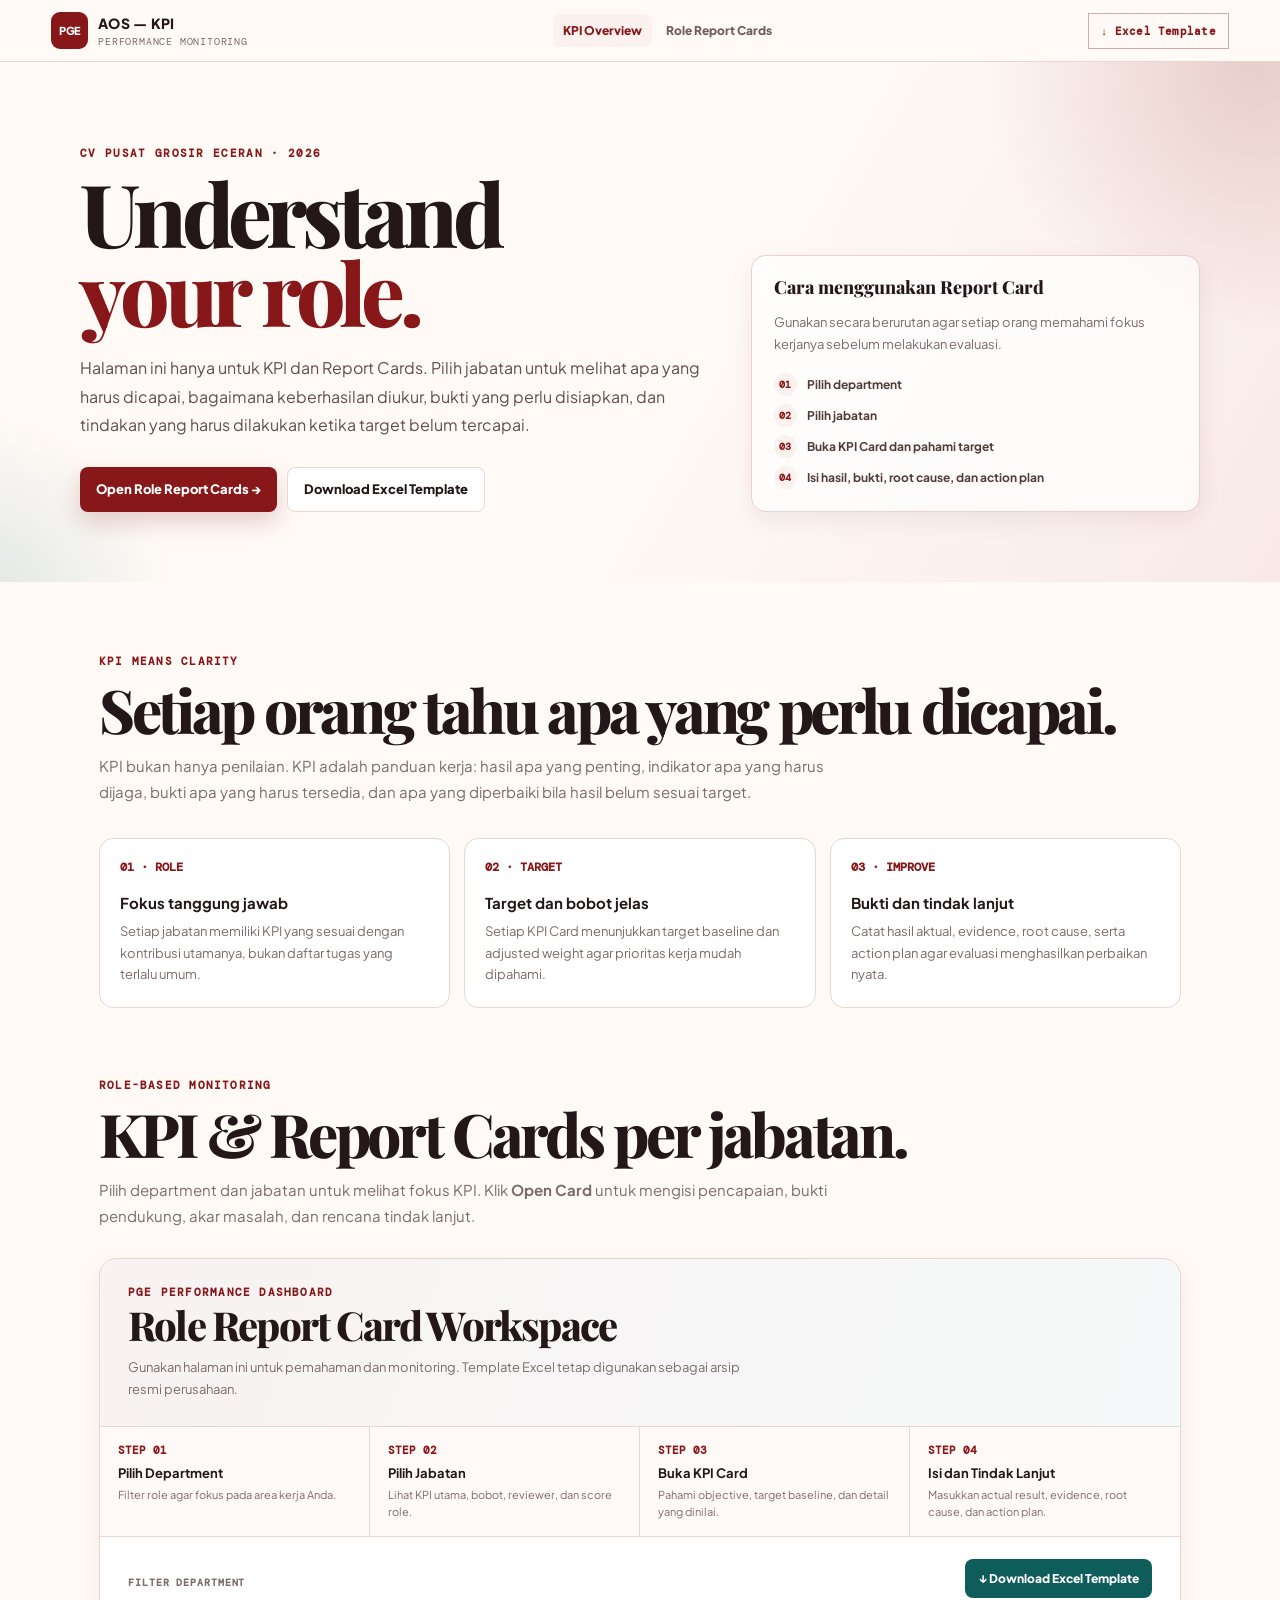
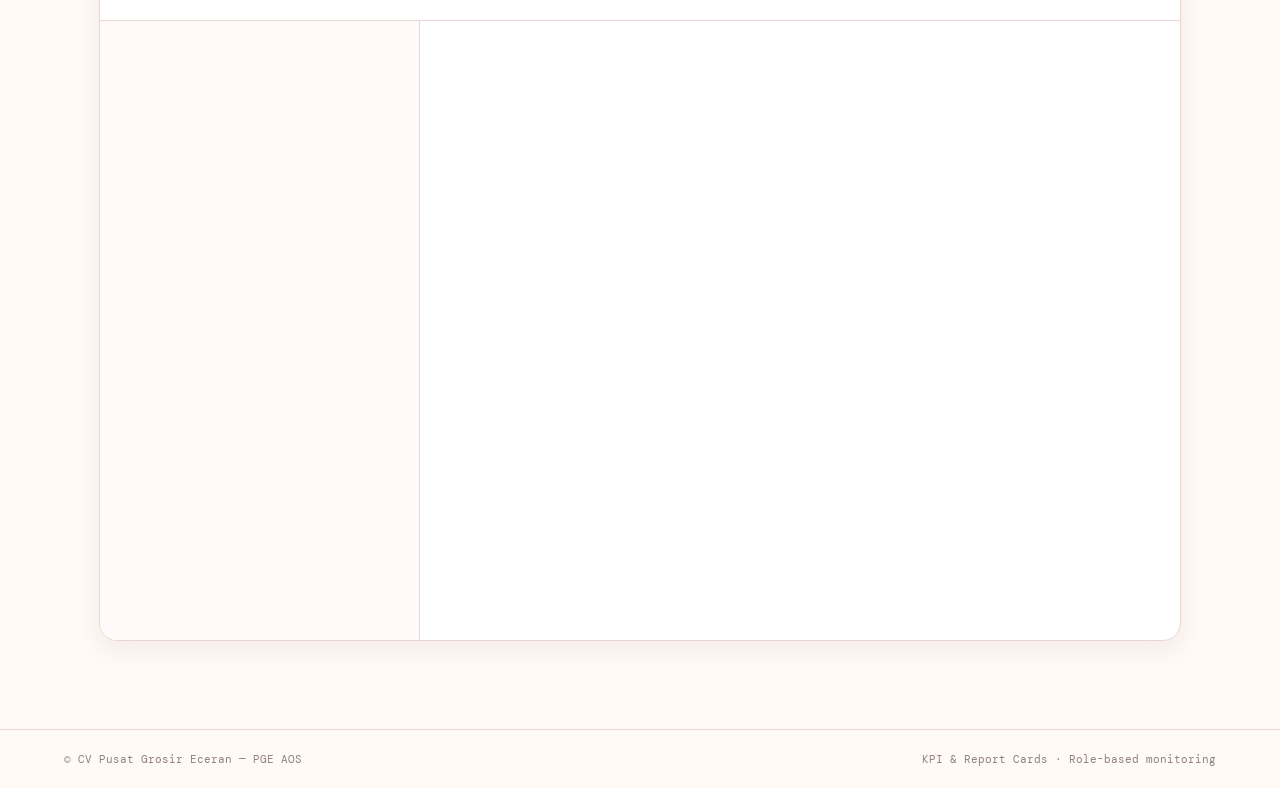
<file: kpi (1).html>
<!doctype html>
<html lang="id">
<head>
  <meta charset="utf-8">
  <meta name="viewport" content="width=device-width, initial-scale=1">
  <meta name="description" content="PGE KPI and Report Cards by Role">
  <title>PGE AOS — KPI & Report Cards</title>
  <link rel="preconnect" href="https://fonts.googleapis.com">
  <link rel="preconnect" href="https://fonts.gstatic.com" crossorigin>
  <link href="https://fonts.googleapis.com/css2?family=DM+Mono:wght@400;500;600&family=Playfair+Display:wght@600;700;800&family=Plus+Jakarta+Sans:wght@400;500;600;700;800&display=swap" rel="stylesheet">
  <style>
    :root{
      --wine:#871719;
      --wine-dark:#591012;
      --wine-soft:#fbf1ef;
      --wine-pale:#fff9f7;
      --cream:#fffaf6;
      --ink:#241719;
      --muted:#7a6c69;
      --line:#e8d6d2;
      --line-strong:#d6aaa2;
      --teal:#0e5d5b;
      --teal-soft:#e8f4f1;
      --gold:#be8121;
      --gold-soft:#fff4df;
      --green:#2c7d56;
      --green-soft:#ecf7f0;
      --blue:#356db0;
      --shadow:0 20px 58px rgba(73,25,22,.10);
      --shadow-soft:0 8px 24px rgba(73,25,22,.07);
    }
    *{box-sizing:border-box}
    html{scroll-behavior:smooth}
    body{margin:0;background:var(--cream);color:var(--ink);font-family:"Plus Jakarta Sans",Arial,sans-serif}
    button,input,textarea{font:inherit}
    button{cursor:pointer}
    a{color:inherit;text-decoration:none}
    .skip-link{position:fixed;left:14px;top:-60px;z-index:1000;background:var(--wine);color:#fff;padding:10px 12px;border-radius:8px;font-size:13px;font-weight:800}
    .skip-link:focus{top:14px}
    .nav{
      position:sticky;top:0;z-index:50;display:flex;align-items:center;gap:22px;justify-content:space-between;
      padding:12px max(4vw,20px);background:rgba(255,250,246,.94);backdrop-filter:blur(14px);
      border-bottom:1px solid var(--line);
    }
    .brand{display:flex;align-items:center;gap:10px;min-width:max-content}
    .brand-mark{width:37px;height:37px;border-radius:9px;display:grid;place-items:center;background:var(--wine);color:#fff;font-size:11px;font-weight:800;letter-spacing:-.04em}
    .brand-name{font-size:14px;font-weight:800;letter-spacing:.02em}
    .brand-sub{display:block;font:10px "DM Mono",monospace;letter-spacing:.08em;color:var(--muted);margin-top:3px;text-transform:uppercase}
    .nav-links{display:flex;align-items:center;gap:4px}
    .nav-link{border:0;background:transparent;color:#705d59;padding:9px 10px;font-size:12px;font-weight:800;border-radius:7px}
    .nav-link.active,.nav-link:hover{background:var(--wine-soft);color:var(--wine)}
    .nav-download{padding:10px 12px;border:1px solid var(--line-strong);color:var(--wine);font:700 11px "DM Mono",monospace;letter-spacing:.02em;white-space:nowrap}
    .nav-download:hover{background:var(--wine);color:#fff;border-color:var(--wine)}

    .hero{padding:84px max(5vw,24px) 70px;position:relative;overflow:hidden;background:linear-gradient(120deg,#fffaf6 0%,#fffaf6 55%,#f8e9e6 100%)}
    .hero:before,.hero:after{content:"";position:absolute;border-radius:50%;pointer-events:none}
    .hero:before{width:560px;height:560px;right:-250px;top:-280px;background:radial-gradient(circle,rgba(135,23,25,.16),transparent 68%)}
    .hero:after{width:440px;height:440px;left:-250px;bottom:-260px;background:radial-gradient(circle,rgba(14,93,91,.14),transparent 67%)}
    .hero-inner{max-width:1120px;margin:auto;position:relative;z-index:1}
    .eyebrow{font:700 11px "DM Mono",monospace;letter-spacing:.12em;text-transform:uppercase;color:var(--wine)}
    .hero-grid{display:grid;grid-template-columns:minmax(0,1.16fr) minmax(320px,.84fr);gap:50px;align-items:end;margin-top:13px}
    h1{margin:0;font:800 clamp(3.2rem,6.8vw,6.2rem)/.91 "Playfair Display",Georgia,serif;letter-spacing:-.06em}
    h1 span{color:var(--wine)}
    .hero-copy{font-size:16px;line-height:1.78;color:#624f4a;max-width:660px;margin:23px 0 0}
    .hero-actions{display:flex;flex-wrap:wrap;gap:10px;margin-top:27px}
    .btn{display:inline-flex;align-items:center;justify-content:center;min-height:45px;padding:0 16px;border-radius:8px;font-size:13px;font-weight:800}
    .btn-primary{background:var(--wine);color:#fff;box-shadow:0 10px 24px rgba(135,23,25,.2)}
    .btn-secondary{background:#fff;border:1px solid var(--line);color:var(--ink)}
    .hero-side{border:1px solid rgba(135,23,25,.19);background:rgba(255,255,255,.7);padding:22px;border-radius:15px;box-shadow:var(--shadow-soft)}
    .hero-side .mini-title{font:800 18px/1.1 "Playfair Display",Georgia,serif;margin:0 0 13px}
    .hero-side p{margin:0;color:var(--muted);font-size:13px;line-height:1.72}
    .mini-process{display:grid;gap:8px;margin-top:17px}
    .mini-process div{display:flex;align-items:center;gap:10px;font-size:12px;font-weight:700;color:#4f3d39}
    .mini-process b{display:grid;place-items:center;width:23px;height:23px;border-radius:50%;background:var(--wine-soft);color:var(--wine);font:700 10px "DM Mono",monospace}

    .page{max-width:1210px;margin:0 auto;padding:72px max(5vw,24px) 88px}
    .section-kicker{font:700 11px "DM Mono",monospace;letter-spacing:.11em;text-transform:uppercase;color:var(--wine)}
    .section-title{font:800 clamp(2.2rem,4.7vw,4rem)/.98 "Playfair Display",Georgia,serif;letter-spacing:-.055em;margin:12px 0 14px}
    .section-copy{max-width:760px;color:var(--muted);font-size:15px;line-height:1.75;margin:0}
    .principles{display:grid;grid-template-columns:repeat(3,minmax(0,1fr));gap:14px;margin:33px 0 70px}
    .principle{border:1px solid var(--line);background:#fff;border-radius:14px;padding:20px;min-height:170px}
    .principle-icon{font:700 12px "DM Mono",monospace;color:var(--wine);margin-bottom:18px}
    .principle h3{font-size:15px;margin:0 0 8px;line-height:1.3}
    .principle p{font-size:13px;line-height:1.68;color:var(--muted);margin:0}

    .report-section{scroll-margin-top:86px}
    .report-shell{margin-top:28px;border:1px solid var(--line);background:#fff;border-radius:18px;box-shadow:var(--shadow-soft);overflow:hidden}
    .report-head{display:flex;gap:24px;align-items:flex-end;justify-content:space-between;padding:26px 28px;border-bottom:1px solid var(--line);background:linear-gradient(110deg,rgba(135,23,25,.055),rgba(14,93,91,.04))}
    .report-head h2{font:800 clamp(1.65rem,3.6vw,2.5rem)/1 "Playfair Display",Georgia,serif;letter-spacing:-.045em;margin:6px 0 0}
    .report-head p{color:var(--muted);font-size:13px;line-height:1.7;max-width:630px;margin:11px 0 0}
    .stats{display:flex;gap:7px;flex-wrap:wrap;justify-content:flex-end}
    .stat{min-width:92px;padding:10px 12px;border:1px solid var(--line);background:#fff;border-radius:9px}
    .stat b{display:block;font:800 20px/1 "Playfair Display",Georgia,serif;color:var(--wine)}
    .stat span{display:block;font:10px "DM Mono",monospace;letter-spacing:.05em;text-transform:uppercase;color:var(--muted);margin-top:5px}

    .report-guide{display:grid;grid-template-columns:repeat(4,minmax(0,1fr));border-bottom:1px solid var(--line);background:var(--wine-pale)}
    .guide-step{padding:16px 18px;border-right:1px solid var(--line)}
    .guide-step:last-child{border-right:0}
    .guide-step b{display:block;font:700 11px "DM Mono",monospace;color:var(--wine);margin-bottom:8px}
    .guide-step strong{display:block;font-size:13px;line-height:1.25}
    .guide-step span{display:block;font-size:11px;color:var(--muted);line-height:1.55;margin-top:5px}

    .report-controls{display:flex;align-items:flex-end;justify-content:space-between;gap:18px;padding:22px 28px}
    .control-label{display:block;font:700 10px "DM Mono",monospace;color:var(--muted);letter-spacing:.09em;text-transform:uppercase;margin-bottom:9px}
    .filter-row{display:flex;gap:7px;flex-wrap:wrap}
    .filter{border:1px solid var(--line);border-radius:999px;background:#fff;color:#5d4b47;padding:8px 11px;font-size:11px;font-weight:800}
    .filter:hover,.filter.active{background:var(--wine);border-color:var(--wine);color:#fff}
    .template-btn{display:inline-flex;align-items:center;justify-content:center;min-height:39px;padding:0 13px;border-radius:8px;background:var(--teal);color:#fff;font-size:12px;font-weight:800;white-space:nowrap}

    .report-layout{display:grid;grid-template-columns:320px minmax(0,1fr);border-top:1px solid var(--line);min-height:620px}
    .role-list{background:#fffaf9;border-right:1px solid var(--line);padding:15px;max-height:860px;overflow:auto}
    .role-list-title{font:700 10px "DM Mono",monospace;letter-spacing:.08em;text-transform:uppercase;color:var(--muted);padding:2px 5px 12px}
    .role-button{width:100%;border:1px solid transparent;background:transparent;text-align:left;padding:14px 12px;border-radius:10px;margin-bottom:7px;transition:.16s}
    .role-button:hover{background:#fff;border-color:var(--line)}
    .role-button.active{background:#fff;border-color:#d9aaa3;box-shadow:0 5px 14px rgba(76,28,25,.06)}
    .role-dept{display:block;font:700 9px "DM Mono",monospace;color:var(--wine);letter-spacing:.08em;text-transform:uppercase;margin-bottom:7px}
    .role-name{display:block;font-size:12px;font-weight:800;line-height:1.38;color:var(--ink)}
    .role-meta{display:flex;gap:10px;margin-top:9px;font-size:10px;color:var(--muted)}
    .role-meta b{color:var(--wine)}
    .role-panel{padding:28px;min-width:0}
    .role-panel-top{display:flex;gap:18px;align-items:flex-start;justify-content:space-between}
    .role-department{font:700 10px "DM Mono",monospace;letter-spacing:.09em;text-transform:uppercase;color:var(--teal)}
    .role-title{font:800 clamp(1.65rem,3.4vw,2.65rem)/1.02 "Playfair Display",Georgia,serif;letter-spacing:-.045em;margin:7px 0 0}
    .role-code{padding:8px 9px;border:1px solid var(--line);border-radius:7px;color:var(--wine);font:700 10px "DM Mono",monospace;white-space:nowrap}
    .role-summary{display:grid;grid-template-columns:repeat(4,minmax(0,1fr));gap:9px;margin-top:21px}
    .summary-box{padding:14px;border:1px solid var(--line);border-radius:10px;background:#fff}
    .summary-box small{display:block;color:var(--muted);font:700 9px "DM Mono",monospace;letter-spacing:.07em;text-transform:uppercase}
    .summary-box strong{display:block;margin-top:7px;font-size:13px;line-height:1.3}
    .focus-area{margin-top:18px;padding:15px 16px;background:var(--teal-soft);border:1px solid #cae8e0;border-radius:10px}
    .focus-area b{display:block;font-size:12px;color:var(--teal);margin-bottom:8px}
    .focus-chips{display:flex;gap:6px;flex-wrap:wrap}
    .focus-chip{padding:5px 7px;background:#fff;border:1px solid #c8e6de;border-radius:999px;color:#155b57;font-size:10px;font-weight:700}
    .score-help{margin-top:18px;padding:15px 16px;background:var(--gold-soft);border:1px solid #f3dca6;border-radius:10px;color:#725119;font-size:12px;line-height:1.65}
    .score-help b{display:block;margin-bottom:3px;font-size:12px}
    .kpi-heading{display:flex;align-items:flex-end;justify-content:space-between;gap:12px;margin:29px 0 12px}
    .kpi-heading h3{font:800 1.35rem/1 "Playfair Display",Georgia,serif;letter-spacing:-.03em;margin:0}
    .kpi-heading span{font-size:11px;color:var(--muted)}
    .kpi-table-wrap{border:1px solid var(--line);border-radius:11px;overflow:auto}
    .kpi-table{min-width:800px}
    .kpi-row{display:grid;grid-template-columns:42px minmax(250px,1.6fr) 86px 105px minmax(170px,1fr) 98px;gap:0;border-bottom:1px solid var(--line);align-items:stretch}
    .kpi-row:last-child{border-bottom:0}
    .kpi-row > div{padding:14px 11px;border-right:1px solid var(--line);font-size:11px;line-height:1.5}
    .kpi-row > div:last-child{border-right:0}
    .kpi-head{background:#fcf3f1}
    .kpi-head > div{font:700 9px "DM Mono",monospace;letter-spacing:.06em;text-transform:uppercase;color:#765f5a}
    .kpi-name{font-weight:800;color:#2e2020}
    .kpi-id{font:700 9px "DM Mono",monospace;color:var(--muted);margin-top:4px}
    .weight{font-size:13px!important;font-weight:800;color:var(--wine)}
    .score-pill{display:inline-block;padding:5px 7px;border-radius:999px;background:var(--wine-soft);color:var(--wine);font-size:10px;font-weight:800}
    .status{display:inline-block;margin-top:5px;padding:4px 6px;border-radius:999px;font-size:9px;font-weight:800}
    .status.waiting{background:#f3f0ee;color:#7e6d68}
    .status.progress{background:var(--gold-soft);color:#8a5c11}
    .status.complete{background:var(--green-soft);color:var(--green)}
    .evidence{color:var(--muted);font-size:10px;line-height:1.55}
    .open-card{border:1px solid #d7a8a0;background:#fff;color:var(--wine);padding:8px 9px;border-radius:7px;font-size:10px;font-weight:800}
    .open-card:hover{background:var(--wine);color:#fff}
    .empty{padding:24px;color:var(--muted);font-size:13px}

    .overlay{position:fixed;inset:0;display:none;align-items:center;justify-content:center;padding:24px;background:rgba(49,23,21,.42);z-index:100;backdrop-filter:blur(4px)}
    .overlay.open{display:flex}
    .modal{width:min(1110px,100%);max-height:calc(100vh - 48px);overflow:auto;background:#fff;border:1px solid var(--line-strong);border-top:5px solid var(--wine);box-shadow:0 24px 72px rgba(35,13,12,.28)}
    .modal-head{padding:23px 25px;border-bottom:1px solid var(--line);background:#fffaf9}
    .modal-close{float:right;border:1px solid var(--line-strong);background:#fff;color:var(--wine);padding:7px 9px;font-size:11px;font-weight:800}
    .modal-eyebrow{font:700 10px "DM Mono",monospace;letter-spacing:.09em;color:var(--wine);text-transform:uppercase;margin-bottom:9px}
    .modal-title{font:800 clamp(1.7rem,3.7vw,2.65rem)/1.02 "Playfair Display",Georgia,serif;letter-spacing:-.04em;margin:0;padding-right:80px}
    .modal-body{padding:25px}
    .modal-meta{display:grid;grid-template-columns:repeat(3,minmax(0,1fr));gap:9px}
    .meta-box{padding:13px;border:1px solid var(--line);border-radius:9px}
    .meta-box small{display:block;font:700 9px "DM Mono",monospace;color:var(--muted);letter-spacing:.07em;text-transform:uppercase}
    .meta-box strong{display:block;margin-top:7px;font-size:12px;line-height:1.38}
    .objective-grid{display:grid;grid-template-columns:1.2fr .8fr;gap:10px;margin-top:15px}
    .objective{padding:16px;border:1px solid var(--line);border-radius:10px;background:#fff}
    .objective.target{background:var(--teal-soft);border-color:#c8e6de}
    .objective small{display:block;font:700 9px "DM Mono",monospace;letter-spacing:.07em;color:var(--muted);text-transform:uppercase}
    .objective p{font-size:12px;line-height:1.65;margin:8px 0 0}
    .detail-title{display:flex;justify-content:space-between;align-items:end;gap:12px;margin:25px 0 11px}
    .detail-title h4{font:800 1.45rem/1 "Playfair Display",Georgia,serif;margin:0;letter-spacing:-.03em}
    .detail-title span{font-size:11px;color:var(--muted)}
    .detail-wrap{border:1px solid var(--line);overflow:auto}
    .detail-table{min-width:950px}
    .detail-row{display:grid;grid-template-columns:45px minmax(260px,1.6fr) 190px 125px 190px;border-bottom:1px solid var(--line)}
    .detail-row:last-child{border-bottom:0}
    .detail-row > div{padding:11px 9px;border-right:1px solid var(--line);font-size:11px;line-height:1.52}
    .detail-row > div:last-child{border-right:0}
    .detail-head{background:#fcf3f1}
    .detail-head > div{font:700 9px "DM Mono",monospace;letter-spacing:.06em;color:#765f5a;text-transform:uppercase}
    .entry{width:100%;padding:8px;border:1px solid #e0c8c3;background:#fffdfb;font-size:11px;color:var(--ink);outline:none}
    .entry:focus{border-color:var(--wine);box-shadow:0 0 0 3px rgba(135,23,25,.09)}
    .entry.score{background:#fff8df}
    .entry-grid{display:grid;grid-template-columns:repeat(3,minmax(0,1fr));gap:10px;margin-top:16px}
    .entry-grid label{display:block}
    .entry-grid label span{display:block;font-size:10px;font-weight:800;color:#5d4b47;margin:0 0 6px}
    textarea.entry{min-height:94px;resize:vertical;line-height:1.55}
    .modal-score{margin-top:16px;background:var(--wine);color:#fff;padding:14px 16px;display:flex;justify-content:space-between;align-items:center;gap:12px}
    .modal-score span{font-size:12px;font-weight:700}
    .modal-score strong{font:800 25px/1 "Playfair Display",Georgia,serif}
    .modal-note{font-size:10px;color:var(--muted);line-height:1.65;margin:11px 0 0}

    footer{border-top:1px solid var(--line);padding:22px max(5vw,24px);display:flex;justify-content:space-between;gap:18px;font:11px "DM Mono",monospace;color:#917f7a}
    @media(max-width:980px){
      .hero-grid{grid-template-columns:1fr;gap:28px}.report-layout{grid-template-columns:1fr}.role-list{border-right:0;border-bottom:1px solid var(--line);max-height:none;display:grid;grid-template-columns:repeat(2,minmax(0,1fr));gap:8px}.role-list-title{grid-column:1/-1}.role-button{margin:0}.report-guide{grid-template-columns:repeat(2,minmax(0,1fr))}.guide-step:nth-child(2){border-right:0}.guide-step:nth-child(-n+2){border-bottom:1px solid var(--line)}.role-summary{grid-template-columns:repeat(2,minmax(0,1fr))}.objective-grid,.entry-grid{grid-template-columns:1fr}.modal-meta{grid-template-columns:1fr 1fr}.nav-links{display:none}
    }
    @media(max-width:640px){
      .nav{padding:11px 17px}.nav-download{display:none}.hero{padding:64px 22px 52px}.page{padding:52px 18px 64px}.principles{grid-template-columns:1fr;margin-bottom:50px}.report-head,.report-controls{padding:20px;align-items:flex-start;flex-direction:column}.report-layout{min-height:0}.role-list{display:block;padding:12px;max-height:330px}.role-button{margin-bottom:6px}.role-panel{padding:20px}.role-panel-top{flex-direction:column}.report-guide{grid-template-columns:1fr}.guide-step,.guide-step:nth-child(2){border-right:0;border-bottom:1px solid var(--line)}.guide-step:last-child{border-bottom:0}.modal{max-height:100vh;height:100vh;border-width:0;border-top:5px solid var(--wine)}.overlay{padding:0}.modal-head,.modal-body{padding:18px}.modal-meta{grid-template-columns:1fr}.modal-title{padding-right:0;font-size:1.85rem}.modal-close{margin-left:10px}footer{padding:20px;flex-direction:column}
    }
  </style>
</head>
<body>
  <a class="skip-link" href="#report-cards">Skip to Report Cards</a>

  <nav class="nav">
    <a class="brand" href="index.html" aria-label="Kembali ke PGE AOS System Hub">
      <div class="brand-mark">PGE</div>
      <div>
        <div class="brand-name">AOS — KPI</div>
        <span class="brand-sub">Performance Monitoring</span>
      </div>
    </a>
    <div class="nav-links">
      <button class="nav-link active" onclick="document.getElementById('kpi-overview').scrollIntoView({behavior:'smooth'})">KPI Overview</button>
      <button class="nav-link" onclick="document.getElementById('report-cards').scrollIntoView({behavior:'smooth'})">Role Report Cards</button>
    </div>
    <a class="nav-download" href="PGE_KPI_Report_Cards_Template.xlsx" download>↓ Excel Template</a>
  </nav>

  <header class="hero" id="kpi-overview">
    <div class="hero-inner">
      <div class="eyebrow">CV Pusat Grosir Eceran · 2026</div>
      <div class="hero-grid">
        <div>
          <h1>Understand<br/><span>your role.</span></h1>
          <p class="hero-copy">Halaman ini hanya untuk KPI dan Report Cards. Pilih jabatan untuk melihat apa yang harus dicapai, bagaimana keberhasilan diukur, bukti yang perlu disiapkan, dan tindakan yang harus dilakukan ketika target belum tercapai.</p>
          <div class="hero-actions">
            <a class="btn btn-primary" href="#report-cards">Open Role Report Cards →</a>
            <a class="btn btn-secondary" href="PGE_KPI_Report_Cards_Template.xlsx" download>Download Excel Template</a>
          </div>
        </div>
        <aside class="hero-side" aria-label="Cara menggunakan KPI module">
          <h2 class="mini-title">Cara menggunakan Report Card</h2>
          <p>Gunakan secara berurutan agar setiap orang memahami fokus kerjanya sebelum melakukan evaluasi.</p>
          <div class="mini-process">
            <div><b>01</b> Pilih department</div>
            <div><b>02</b> Pilih jabatan</div>
            <div><b>03</b> Buka KPI Card dan pahami target</div>
            <div><b>04</b> Isi hasil, bukti, root cause, dan action plan</div>
          </div>
        </aside>
      </div>
    </div>
  </header>

  <main class="page">
    <section aria-labelledby="focus-title">
      <div class="section-kicker">KPI means clarity</div>
      <h2 class="section-title" id="focus-title">Setiap orang tahu apa yang perlu dicapai.</h2>
      <p class="section-copy">KPI bukan hanya penilaian. KPI adalah panduan kerja: hasil apa yang penting, indikator apa yang harus dijaga, bukti apa yang harus tersedia, dan apa yang diperbaiki bila hasil belum sesuai target.</p>
      <div class="principles">
        <article class="principle">
          <div class="principle-icon">01 · ROLE</div>
          <h3>Fokus tanggung jawab</h3>
          <p>Setiap jabatan memiliki KPI yang sesuai dengan kontribusi utamanya, bukan daftar tugas yang terlalu umum.</p>
        </article>
        <article class="principle">
          <div class="principle-icon">02 · TARGET</div>
          <h3>Target dan bobot jelas</h3>
          <p>Setiap KPI Card menunjukkan target baseline dan adjusted weight agar prioritas kerja mudah dipahami.</p>
        </article>
        <article class="principle">
          <div class="principle-icon">03 · IMPROVE</div>
          <h3>Bukti dan tindak lanjut</h3>
          <p>Catat hasil aktual, evidence, root cause, serta action plan agar evaluasi menghasilkan perbaikan nyata.</p>
        </article>
      </div>
    </section>

    <section class="report-section" id="report-cards" aria-labelledby="report-heading">
      <div class="section-kicker">Role-based monitoring</div>
      <h2 class="section-title" id="report-heading">KPI & Report Cards per jabatan.</h2>
      <p class="section-copy">Pilih department dan jabatan untuk melihat fokus KPI. Klik <b>Open Card</b> untuk mengisi pencapaian, bukti pendukung, akar masalah, dan rencana tindak lanjut.</p>

      <div class="report-shell">
        <div class="report-head">
          <div>
            <div class="section-kicker">PGE performance dashboard</div>
            <h2>Role Report Card Workspace</h2>
            <p>Gunakan halaman ini untuk pemahaman dan monitoring. Template Excel tetap digunakan sebagai arsip resmi perusahaan.</p>
          </div>
          <div class="stats" id="module-stats"></div>
        </div>

        <div class="report-guide">
          <div class="guide-step"><b>STEP 01</b><strong>Pilih Department</strong><span>Filter role agar fokus pada area kerja Anda.</span></div>
          <div class="guide-step"><b>STEP 02</b><strong>Pilih Jabatan</strong><span>Lihat KPI utama, bobot, reviewer, dan score role.</span></div>
          <div class="guide-step"><b>STEP 03</b><strong>Buka KPI Card</strong><span>Pahami objective, target baseline, dan detail yang dinilai.</span></div>
          <div class="guide-step"><b>STEP 04</b><strong>Isi dan Tindak Lanjut</strong><span>Masukkan actual result, evidence, root cause, dan action plan.</span></div>
        </div>

        <div class="report-controls">
          <div>
            <span class="control-label">Filter department</span>
            <div class="filter-row" id="department-filters"></div>
          </div>
          <a class="template-btn" href="PGE_KPI_Report_Cards_Template.xlsx" download>↓ Download Excel Template</a>
        </div>

        <div class="report-layout">
          <aside class="role-list" id="role-list" aria-label="Daftar jabatan"></aside>
          <section class="role-panel" id="role-panel" aria-live="polite"></section>
        </div>
      </div>
    </section>
  </main>

  <div class="overlay" id="report-card-overlay" onclick="closeReportCard(event)" aria-hidden="true">
    <aside class="modal" id="report-card-modal" aria-label="Detail KPI Report Card">
      <div id="report-card-content"></div>
    </aside>
  </div>

  <footer>
    <span>© CV Pusat Grosir Eceran — PGE AOS</span>
    <span>KPI & Report Cards · Role-based monitoring</span>
  </footer>

  <script>
    const REPORT_LIBRARY = [{"sheet":"RPT OPS Head Prod","title":"KPI REPORT CARDS — KEPALA PRODUKSI / SUPERVISOR PRODUKSI","department":"Operations","kpiCode":"KPI-OPS-HEAD","employee":"[Fill Name]","period":"[Month / Year]","reviewer":"Manajer / Owner","headcount":"1","applicableKpi":3,"scoringRule":"0–100 per KPI detail","role":"KEPALA PRODUKSI / SUPERVISOR PRODUKSI","summary":[{"no":1,"title":"Kendali Proses, Mutu & SOP","weight":0.4615384615384615,"wiReference":"WI-OPS-008, WI-OPS-010, WI-OPS-011, WI-OPS-012\nBukti: briefing log, QC form, defect/rework log.","cardId":"RC-KPI-OPS-HEAD-01","status":"Waiting for Input"},{"no":2,"title":"Kesiapan Mesin & Asset Care","weight":0.3076923076923077,"wiReference":"WI-OPS-007\nBukti: checklist mesin, log servis, laporan kerusakan.","cardId":"RC-KPI-OPS-HEAD-02","status":"Waiting for Input"},{"no":3,"title":"Koordinasi & Continuous Improvement","weight":0.23076923076923075,"wiReference":"WI-OPS-003, WI-OPS-004, WI-OPS-016\nBukti: notulen rapat, action plan, rekap operasional.","cardId":"RC-KPI-OPS-HEAD-03","status":"Waiting for Input"}],"cards":[{"cardId":"RC-KPI-OPS-HEAD-01","title":"Kendali Proses, Mutu & SOP","weight":0.4615384615384615,"wiReference":"WI-OPS-008, WI-OPS-010, WI-OPS-011, WI-OPS-012\nBukti: briefing log, QC form, defect/rework log.","objective":"Menjaga semua proses mengikuti WO, blueprint, dan standar QC sehingga kesalahan tidak berulang dan rework terkendali.","targetBaseline":"100% briefing & tindakan korektif; reject/rework ≤3% dari output.","details":[{"no":1,"check":"Briefing target kerja dilakukan setiap hari kerja."},{"no":2,"check":"100% deviasi SOP/defect berulang diberi tindakan korektif."},{"no":3,"check":"Reject + rework total ≤3% dari output atau target produk yang disetujui."}],"status":"Waiting for Input"},{"cardId":"RC-KPI-OPS-HEAD-02","title":"Kesiapan Mesin & Asset Care","weight":0.3076923076923077,"wiReference":"WI-OPS-007\nBukti: checklist mesin, log servis, laporan kerusakan.","objective":"Menjaga kesiapan mesin agar produksi tidak terhenti akibat kerusakan yang sebenarnya dapat dicegah.","targetBaseline":"100% preventive maintenance; 100% insiden kritis dicatat same day.","details":[{"no":1,"check":"100% checklist perawatan preventif periode berjalan terlaksana."},{"no":2,"check":"100% masalah mesin kritis tercatat dan dieskalasi pada hari yang sama."},{"no":3,"check":"Riwayat servis/pembersihan aset selalu diperbarui."}],"status":"Waiting for Input"},{"cardId":"RC-KPI-OPS-HEAD-03","title":"Koordinasi & Continuous Improvement","weight":0.23076923076923075,"wiReference":"WI-OPS-003, WI-OPS-004, WI-OPS-016\nBukti: notulen rapat, action plan, rekap operasional.","objective":"Menghapus bottleneck melalui koordinasi rutin dan uji perbaikan proses yang terukur.","targetBaseline":"4 rapat/bulan; 1 uji improvement/bulan; 100% rekap sesuai cut-off.","details":[{"no":1,"check":"Hadir dan membawa data pada 4 rapat koordinasi/bulan."},{"no":2,"check":"Minimal 1 usulan/uji perbaikan bottleneck per bulan."},{"no":3,"check":"Rekap produksi, reject, dan penggunaan bahan disampaikan sesuai cut-off."}],"status":"Waiting for Input"}]},{"sheet":"RPT OPS Operator","title":"KPI REPORT CARDS — STAFF / OPERATOR PRODUKSI","department":"Operations","kpiCode":"KPI-OPS-OPR","employee":"[Fill Name]","period":"[Month / Year]","reviewer":"Kepala Produksi","headcount":"3","applicableKpi":4,"scoringRule":"0–100 per KPI detail","role":"STAFF / OPERATOR PRODUKSI","summary":[{"no":1,"title":"Kepatuhan WO & Pre-Production Check","weight":0.2,"wiReference":"WI-OPS-007\nBukti: WO, pre-check checklist, laporan kendala.","cardId":"RC-KPI-OPS-OPR-01","status":"Waiting for Input"},{"no":2,"title":"Output Produksi & Ketepatan Target","weight":0.4,"wiReference":"WI-OPS-008\nBukti: laporan output, WO, catatan batch.","cardId":"RC-KPI-OPS-OPR-02","status":"Waiting for Input"},{"no":3,"title":"First-Line QC & Pengendalian Rework","weight":0.25,"wiReference":"WI-OPS-008, WI-OPS-010, WI-OPS-012\nBukti: first-line QC log, defect/rework tag.","cardId":"RC-KPI-OPS-OPR-03","status":"Waiting for Input"},{"no":4,"title":"Asset Care, 5S & K3","weight":0.15,"wiReference":"WI-OPS-007, WI-OPS-009\nBukti: checklist 5S, log pembersihan, laporan kerusakan.","cardId":"RC-KPI-OPS-OPR-04","status":"Waiting for Input"}],"cards":[{"cardId":"RC-KPI-OPS-OPR-01","title":"Kepatuhan WO & Pre-Production Check","weight":0.2,"wiReference":"WI-OPS-007\nBukti: WO, pre-check checklist, laporan kendala.","objective":"Memulai pekerjaan hanya setelah memahami WO, bahan, blueprint, alat, dan kondisi mesin.","targetBaseline":"100% batch dengan WO + pre-check; 0 deviasi tanpa approval.","details":[{"no":1,"check":"100% batch dikerjakan menggunakan WO/blueprint yang valid."},{"no":2,"check":"100% checklist awal mesin dan bahan dilakukan."},{"no":3,"check":"0 perubahan metode kerja tanpa persetujuan Supervisor."}],"status":"Waiting for Input"},{"cardId":"RC-KPI-OPS-OPR-02","title":"Output Produksi & Ketepatan Target","weight":0.4,"wiReference":"WI-OPS-008\nBukti: laporan output, WO, catatan batch.","objective":"Mencapai target harian yang ditetapkan tanpa mengorbankan standar proses atau kualitas.","targetBaseline":"≥95% target output; 100% laporan hasil kerja per shift.","details":[{"no":1,"check":"≥95% target output harian/batch tercapai."},{"no":2,"check":"100% hasil pekerjaan dilaporkan ke Kepala Produksi pada akhir shift."},{"no":3,"check":"0 output yang tidak tercatat."}],"status":"Waiting for Input"},{"cardId":"RC-KPI-OPS-OPR-03","title":"First-Line QC & Pengendalian Rework","weight":0.25,"wiReference":"WI-OPS-008, WI-OPS-010, WI-OPS-012\nBukti: first-line QC log, defect/rework tag.","objective":"Menangkap cacat pada proses sendiri sebelum produk masuk ke Final QC.","targetBaseline":"100% self-check; 0 pencampuran barang; defect sesuai ambang produk.","details":[{"no":1,"check":"100% batch menjalani self-check sebelum handover."},{"no":2,"check":"0 barang reject tercampur dengan barang OK."},{"no":3,"check":"Defect dari proses sendiri ≤ target defect yang disetujui Kepala Produksi."}],"status":"Waiting for Input"},{"cardId":"RC-KPI-OPS-OPR-04","title":"Asset Care, 5S & K3","weight":0.15,"wiReference":"WI-OPS-007, WI-OPS-009\nBukti: checklist 5S, log pembersihan, laporan kerusakan.","objective":"Menjaga mesin, alat, dan area kerja tetap aman, bersih, rapi, dan siap dipakai batch berikutnya.","targetBaseline":"100% checklist akhir shift; 0 temuan 5S/K3 terbuka.","details":[{"no":1,"check":"100% pembersihan mesin/area pada akhir shift."},{"no":2,"check":"0 pelanggaran 5S/K3 yang belum dikoreksi."},{"no":3,"check":"100% gejala kerusakan mesin dilaporkan sebelum meninggalkan area kerja."}],"status":"Waiting for Input"}]},{"sheet":"RPT OPS QC","title":"KPI REPORT CARDS — STAFF QUALITY CONTROL (QC) & ASSURANCE","department":"Operations","kpiCode":"KPI-OPS-QC","employee":"[Fill Name]","period":"[Month / Year]","reviewer":"Kepala Produksi","headcount":"1","applicableKpi":4,"scoringRule":"0–100 per KPI detail","role":"STAFF QUALITY CONTROL (QC) & ASSURANCE","summary":[{"no":1,"title":"Final QC & Kelengkapan Inspeksi","weight":0.4,"wiReference":"WI-OPS-011\nBukti: QC form, label Lolos QC, foto sampling.","cardId":"RC-KPI-OPS-QC-01","status":"Waiting for Input"},{"no":2,"title":"Defect Log & Rework Closure","weight":0.35,"wiReference":"WI-OPS-012\nBukti: defect log, instruksi rework, hasil recheck.","cardId":"RC-KPI-OPS-QC-02","status":"Waiting for Input"},{"no":3,"title":"Akurasi Handover ke Gudang/Logistik","weight":0.15,"wiReference":"WI-OPS-011, WI-OPS-013\nBukti: handover log, update Admin Ops, foto staging.","cardId":"RC-KPI-OPS-QC-03","status":"Waiting for Input"},{"no":4,"title":"Analisis Mutu & Perbaikan","weight":0.1,"wiReference":"WI-OPS-012\nBukti: rekap defect, notulen review QC.","cardId":"RC-KPI-OPS-QC-04","status":"Waiting for Input"}],"cards":[{"cardId":"RC-KPI-OPS-QC-01","title":"Final QC & Kelengkapan Inspeksi","weight":0.4,"wiReference":"WI-OPS-011\nBukti: QC form, label Lolos QC, foto sampling.","objective":"Memastikan seluruh batch diperiksa terhadap WO, blueprint, dan standar finishing sebelum dilepas ke staging/packing.","targetBaseline":"100% batch terinspeksi; 0 barang tanpa status QC.","details":[{"no":1,"check":"100% batch diberi keputusan Lolos QC / Tidak Lolos QC."},{"no":2,"check":"0 barang masuk area siap kirim tanpa status QC."},{"no":3,"check":"100% inspeksi mencakup jumlah, ukuran, visual, jahitan/rakitan, dan aksesoris."}],"status":"Waiting for Input"},{"cardId":"RC-KPI-OPS-QC-02","title":"Defect Log & Rework Closure","weight":0.35,"wiReference":"WI-OPS-012\nBukti: defect log, instruksi rework, hasil recheck.","objective":"Membuat defect dapat ditelusuri dan memastikan pekerjaan rework diperiksa ulang sebelum dinyatakan selesai.","targetBaseline":"100% defect & recheck tercatat; 100% defect berulang dieskalasi H+1.","details":[{"no":1,"check":"100% barang tidak lolos QC dicatat pada hari yang sama."},{"no":2,"check":"100% rework diperiksa ulang sebelum status berubah."},{"no":3,"check":"Defect berulang disampaikan ke Kepala Produksi maksimal H+1."}],"status":"Waiting for Input"},{"cardId":"RC-KPI-OPS-QC-03","title":"Akurasi Handover ke Gudang/Logistik","weight":0.15,"wiReference":"WI-OPS-011, WI-OPS-013\nBukti: handover log, update Admin Ops, foto staging.","objective":"Menyerahkan data jumlah output dan status QC dengan akurat agar barang tidak tertukar atau tercampur dengan WIP/reject.","targetBaseline":"100% handover beridentitas; 0 salah handover; update same day.","details":[{"no":1,"check":"100% barang Lolos QC memiliki jumlah dan identitas order yang sesuai."},{"no":2,"check":"0 salah handover akibat informasi QC yang tidak lengkap."},{"no":3,"check":"Update output/reject dikirim ke Admin Ops pada hari yang sama."}],"status":"Waiting for Input"},{"cardId":"RC-KPI-OPS-QC-04","title":"Analisis Mutu & Perbaikan","weight":0.1,"wiReference":"WI-OPS-012\nBukti: rekap defect, notulen review QC.","objective":"Menyajikan insight sederhana tentang defect paling dominan agar tindakan korektif dapat diprioritaskan.","targetBaseline":"4 rekap/minggu; 1 review defect dominan/bulan.","details":[{"no":1,"check":"Rekap defect mingguan dibuat 4x/bulan."},{"no":2,"check":"Minimal 1 temuan defect dominan dibahas bersama Kepala Produksi setiap bulan."}],"status":"Waiting for Input"}]},{"sheet":"RPT OPS Gudang","title":"KPI REPORT CARDS — STAFF GUDANG & SOURCING","department":"Operations","kpiCode":"KPI-OPS-WHS","employee":"[Fill Name]","period":"[Month / Year]","reviewer":"Kepala Produksi","headcount":"2","applicableKpi":4,"scoringRule":"0–100 per KPI detail","role":"STAFF GUDANG & SOURCING","summary":[{"no":1,"title":"Akurasi Stok & Kesiapan Bahan","weight":0.4,"wiReference":"WI-OPS-005, WI-OPS-006\nBukti: kartu stok, stock opname, form bahan keluar.","cardId":"RC-KPI-OPS-WHS-01","status":"Waiting for Input"},{"no":2,"title":"Sourcing & Penerimaan Bahan","weight":0.3,"wiReference":"WI-OPS-006\nBukti: PO/permintaan pembelian, checklist inbound, catatan supplier.","cardId":"RC-KPI-OPS-WHS-02","status":"Waiting for Input"},{"no":3,"title":"Staging Barang Jadi & Handover","weight":0.2,"wiReference":"WI-OPS-013\nBukti: staging log, label area, handover list.","cardId":"RC-KPI-OPS-WHS-03","status":"Waiting for Input"},{"no":4,"title":"Early Warning Stok Kritis","weight":0.1,"wiReference":"WI-OPS-005, WI-OPS-006\nBukti: notifikasi reorder, daftar stok kritis.","cardId":"RC-KPI-OPS-WHS-04","status":"Waiting for Input"}],"cards":[{"cardId":"RC-KPI-OPS-WHS-01","title":"Akurasi Stok & Kesiapan Bahan","weight":0.4,"wiReference":"WI-OPS-005, WI-OPS-006\nBukti: kartu stok, stock opname, form bahan keluar.","objective":"Menjaga bahan siap digunakan dan data stok dapat dipercaya untuk menyusun rencana produksi.","targetBaseline":"Akurasi stok ≥98%; 100% mutasi same day; 0 stock data error kritis.","details":[{"no":1,"check":"Akurasi stock opname ≥98%."},{"no":2,"check":"100% mutasi bahan masuk/keluar dicatat pada hari yang sama."},{"no":3,"check":"0 WO tertunda karena bahan seharusnya tersedia namun tidak tercatat."}],"status":"Waiting for Input"},{"cardId":"RC-KPI-OPS-WHS-02","title":"Sourcing & Penerimaan Bahan","weight":0.3,"wiReference":"WI-OPS-006\nBukti: PO/permintaan pembelian, checklist inbound, catatan supplier.","objective":"Memastikan pembelian bahan sesuai spesifikasi, harga, kualitas, dan waktu kebutuhan produksi.","targetBaseline":"100% pemeriksaan inbound; 0 bahan tidak sesuai masuk produksi.","details":[{"no":1,"check":"100% pembelian menggunakan spesifikasi dan persetujuan yang jelas."},{"no":2,"check":"100% bahan datang dicek jumlah dan kualitasnya sebelum masuk stok."},{"no":3,"check":"0 bahan tidak sesuai langsung masuk area produksi."}],"status":"Waiting for Input"},{"cardId":"RC-KPI-OPS-WHS-03","title":"Staging Barang Jadi & Handover","weight":0.2,"wiReference":"WI-OPS-013\nBukti: staging log, label area, handover list.","objective":"Menata barang Lolos QC secara aman dan mudah dilacak hingga diterima oleh Logistik.","targetBaseline":"100% staging berlabel; 0 barang tercampur; 100% handover tercatat.","details":[{"no":1,"check":"100% barang siap kirim memiliki label order/customer dan lokasi staging."},{"no":2,"check":"0 barang siap kirim tercampur dengan WIP/reject."},{"no":3,"check":"100% handover ke Logistik tercatat."}],"status":"Waiting for Input"},{"cardId":"RC-KPI-OPS-WHS-04","title":"Early Warning Stok Kritis","weight":0.1,"wiReference":"WI-OPS-005, WI-OPS-006\nBukti: notifikasi reorder, daftar stok kritis.","objective":"Memberi informasi cepat saat stok mencapai batas minimum atau ada risiko bahan tidak sesuai.","targetBaseline":"100% early warning same day; status bahan sesuai cut-off.","details":[{"no":1,"check":"100% stok di bawah reorder point dilaporkan pada hari yang sama."},{"no":2,"check":"Status bahan untuk jadwal produksi berikutnya diperbarui sesuai cut-off."}],"status":"Waiting for Input"}]},{"sheet":"RPT OPS Logistik","title":"KPI REPORT CARDS — STAFF LOGISTIK & PENGEMASAN","department":"Operations","kpiCode":"KPI-OPS-LOG","employee":"[Fill Name]","period":"[Month / Year]","reviewer":"Kepala Produksi","headcount":"1","applicableKpi":4,"scoringRule":"0–100 per KPI detail","role":"STAFF LOGISTIK & PENGEMASAN","summary":[{"no":1,"title":"Akurasi & Keamanan Packing","weight":0.4,"wiReference":"WI-OPS-015\nBukti: packing checklist, foto paket, resi/surat jalan.","cardId":"RC-KPI-OPS-LOG-01","status":"Waiting for Input"},{"no":2,"title":"Pickup & Manifest Tepat Waktu","weight":0.25,"wiReference":"WI-OPS-015\nBukti: booking pickup, manifest, laporan paket tertinggal.","cardId":"RC-KPI-OPS-LOG-02","status":"Waiting for Input"},{"no":3,"title":"Delivery Tracking & Penanganan Kendala","weight":0.25,"wiReference":"WI-OPS-015\nBukti: tracker ekspedisi, tiket CS ekspedisi, log eskalasi.","cardId":"RC-KPI-OPS-LOG-03","status":"Waiting for Input"},{"no":4,"title":"Dokumentasi Pengiriman","weight":0.1,"wiReference":"WI-OPS-014, WI-OPS-015\nBukti: folder resi, manifest, tracker order.","cardId":"RC-KPI-OPS-LOG-04","status":"Waiting for Input"}],"cards":[{"cardId":"RC-KPI-OPS-LOG-01","title":"Akurasi & Keamanan Packing","weight":0.4,"wiReference":"WI-OPS-015\nBukti: packing checklist, foto paket, resi/surat jalan.","objective":"Mengemas produk sesuai kebutuhan perlindungan dan memastikan isi paket sama dengan dokumen pengiriman.","targetBaseline":"100% verifikasi packing; 0 salah packing; 100% fragile terlindungi.","details":[{"no":1,"check":"100% paket dicek terhadap resi/surat jalan/packing list."},{"no":2,"check":"0 kesalahan jumlah atau identitas paket akibat proses packing."},{"no":3,"check":"100% produk fragile memakai perlindungan sesuai standar."}],"status":"Waiting for Input"},{"cardId":"RC-KPI-OPS-LOG-02","title":"Pickup & Manifest Tepat Waktu","weight":0.25,"wiReference":"WI-OPS-015\nBukti: booking pickup, manifest, laporan paket tertinggal.","objective":"Menjamin paket yang siap kirim masuk pickup sesuai cut-off dan bukti serah terima tersimpan.","targetBaseline":"100% pickup tepat cut-off; 100% bukti manifest tersimpan.","details":[{"no":1,"check":"100% paket siap kirim dibooking/diantar sesuai cut-off."},{"no":2,"check":"100% pickup memiliki manifest/bukti scan."},{"no":3,"check":"0 paket tertinggal tanpa alasan dan eskalasi."}],"status":"Waiting for Input"},{"cardId":"RC-KPI-OPS-LOG-03","title":"Delivery Tracking & Penanganan Kendala","weight":0.25,"wiReference":"WI-OPS-015\nBukti: tracker ekspedisi, tiket CS ekspedisi, log eskalasi.","objective":"Memantau paket hingga delivered dan mempercepat penanganan jika status tidak bergerak atau terjadi masalah.","targetBaseline":"100% tracking 2x/hari; 100% exception same day.","details":[{"no":1,"check":"100% paket aktif dipantau minimal 2x/hari sampai delivered."},{"no":2,"check":"100% exception pengiriman dieskalasi pada hari ditemukan."},{"no":3,"check":"Status delivered diperbarui pada sistem/order tracker."}],"status":"Waiting for Input"},{"cardId":"RC-KPI-OPS-LOG-04","title":"Dokumentasi Pengiriman","weight":0.1,"wiReference":"WI-OPS-014, WI-OPS-015\nBukti: folder resi, manifest, tracker order.","objective":"Menjaga arsip resi, manifest, dan bukti pickup lengkap agar setiap paket dapat ditelusuri.","targetBaseline":"100% arsip same day; 0 dokumen tidak ditemukan.","details":[{"no":1,"check":"100% dokumen pengiriman disimpan pada hari yang sama."},{"no":2,"check":"0 dokumen hilang saat diperlukan untuk penelusuran komplain."}],"status":"Waiting for Input"}]},{"sheet":"RPT OPS Admin Ops","title":"KPI REPORT CARDS — ADMIN OPERATIONS","department":"Operations","kpiCode":"KPI-OPS-ADM","employee":"[Fill Name]","period":"[Month / Year]","reviewer":"Kepala Produksi","headcount":"2","applicableKpi":4,"scoringRule":"0–100 per KPI detail","role":"ADMIN OPERATIONS","summary":[{"no":1,"title":"Validasi Order & Akurasi Work Order","weight":0.4,"wiReference":"WI-OPS-001, WI-OPS-002\nBukti: checklist order, WO, folder/link order.","cardId":"RC-KPI-OPS-ADM-01","status":"Waiting for Input"},{"no":2,"title":"Data Produksi, Reject & Material","weight":0.3,"wiReference":"WI-OPS-016\nBukti: rekap produksi, defect log, pemakaian bahan, laporan mingguan.","cardId":"RC-KPI-OPS-ADM-02","status":"Waiting for Input"},{"no":3,"title":"Dokumen Pengiriman","weight":0.2,"wiReference":"WI-OPS-014\nBukti: resi, surat jalan, packing list, log revisi.","cardId":"RC-KPI-OPS-ADM-03","status":"Waiting for Input"},{"no":4,"title":"Koordinasi Status Order & Pelaporan","weight":0.1,"wiReference":"WI-OPS-003, WI-OPS-016\nBukti: tracker order, notulen/rekap, bukti update lintas divisi.","cardId":"RC-KPI-OPS-ADM-04","status":"Waiting for Input"}],"cards":[{"cardId":"RC-KPI-OPS-ADM-01","title":"Validasi Order & Akurasi Work Order","weight":0.4,"wiReference":"WI-OPS-001, WI-OPS-002\nBukti: checklist order, WO, folder/link order.","objective":"Menerbitkan WO hanya dari data pesanan yang lengkap, jelas, dan sudah memenuhi syarat proses produksi.","targetBaseline":"100% checklist order; 0 WO data kritis kosong; 100% arsip WO.","details":[{"no":1,"check":"100% order melalui checklist kelengkapan sebelum WO terbit."},{"no":2,"check":"0 WO terbit dengan data kritis kosong (produk, jumlah, desain, deadline, alamat/metode bila relevan)."},{"no":3,"check":"100% WO disimpan pada folder/sistem resmi."}],"status":"Waiting for Input"},{"cardId":"RC-KPI-OPS-ADM-02","title":"Data Produksi, Reject & Material","weight":0.3,"wiReference":"WI-OPS-016\nBukti: rekap produksi, defect log, pemakaian bahan, laporan mingguan.","objective":"Mencatat output, reject/rework, dan pemakaian bahan secara konsisten sebagai dasar HPP dan evaluasi operasional.","targetBaseline":"100% input maksimal H+1; 0 selisih tanpa klarifikasi; 4 rekap/minggu.","details":[{"no":1,"check":"100% laporan produksi, QC, dan bahan diinput maksimal H+1."},{"no":2,"check":"0 selisih data yang belum diberi catatan klarifikasi."},{"no":3,"check":"Rekap mingguan siap untuk Finance dan Sales."}],"status":"Waiting for Input"},{"cardId":"RC-KPI-OPS-ADM-03","title":"Dokumen Pengiriman","weight":0.2,"wiReference":"WI-OPS-014\nBukti: resi, surat jalan, packing list, log revisi.","objective":"Menyiapkan resi, surat jalan, dan packing list yang benar agar Logistik dapat mengirim tanpa kesalahan data.","targetBaseline":"100% verifikasi dokumen; 0 salah dokumen akibat input.","details":[{"no":1,"check":"100% dokumen pengiriman dicek terhadap nama, alamat, kontak, produk, jumlah, dan metode kirim."},{"no":2,"check":"0 salah dokumen pengiriman akibat kesalahan input Admin Ops."}],"status":"Waiting for Input"},{"cardId":"RC-KPI-OPS-ADM-04","title":"Koordinasi Status Order & Pelaporan","weight":0.1,"wiReference":"WI-OPS-003, WI-OPS-016\nBukti: tracker order, notulen/rekap, bukti update lintas divisi.","objective":"Menjadi pusat informasi status order tanpa mengambil alih komunikasi langsung Operator atau memotong jalur kerja.","targetBaseline":"100% tracker update; 4 laporan/bulan; eskalasi same day.","details":[{"no":1,"check":"100% perubahan jadwal/status order diperbarui pada tracker."},{"no":2,"check":"4 laporan koordinasi operasional/bulan disampaikan sesuai jadwal."},{"no":3,"check":"Hambatan kritis diteruskan ke Sales/Finance pada hari yang sama."}],"status":"Waiting for Input"}]},{"sheet":"RPT OPS Helper","title":"KPI REPORT CARDS — HELPER PRODUKSI","department":"Operations","kpiCode":"KPI-OPS-HLP","employee":"[Fill Name]","period":"[Month / Year]","reviewer":"Kepala Produksi / Kepala Operator","headcount":"Sesuai kapasitas","applicableKpi":3,"scoringRule":"0–100 per KPI detail","role":"HELPER PRODUKSI","summary":[{"no":1,"title":"Dukungan Material & Transfer WIP","weight":0.35,"wiReference":"WI-OPS-009\nBukti: checklist support, tag batch, catatan bottleneck.","cardId":"RC-KPI-OPS-HLP-01","status":"Waiting for Input"},{"no":2,"title":"Trimming, Cutting Pendukung & Quality Check","weight":0.35,"wiReference":"WI-OPS-009, WI-OPS-010\nBukti: area revisi, catatan handover, observasi Supervisor.","cardId":"RC-KPI-OPS-HLP-02","status":"Waiting for Input"},{"no":3,"title":"5S, Kebersihan & Penataan Alat","weight":0.3,"wiReference":"WI-OPS-009\nBukti: checklist 5S, foto area, catatan temuan.","cardId":"RC-KPI-OPS-HLP-03","status":"Waiting for Input"}],"cards":[{"cardId":"RC-KPI-OPS-HLP-01","title":"Dukungan Material & Transfer WIP","weight":0.35,"wiReference":"WI-OPS-009\nBukti: checklist support, tag batch, catatan bottleneck.","objective":"Menyediakan material dan memindahkan barang antarstasiun secara cepat agar operator tidak kehilangan waktu proses inti.","targetBaseline":"100% support sesuai arahan; 0 bottleneck akibat handling; 100% batch beridentitas.","details":[{"no":1,"check":"100% kebutuhan material pendukung disiapkan sesuai arahan WO/Operator."},{"no":2,"check":"0 WIP tertahan akibat kelalaian material handling."},{"no":3,"check":"Transfer antarstasiun dilakukan dengan identitas batch yang jelas."}],"status":"Waiting for Input"},{"cardId":"RC-KPI-OPS-HLP-02","title":"Trimming, Cutting Pendukung & Quality Check","weight":0.35,"wiReference":"WI-OPS-009, WI-OPS-010\nBukti: area revisi, catatan handover, observasi Supervisor.","objective":"Menjaga hasil pendukung rapi dan menangkap cacat jelas sebelum produk masuk proses berikutnya.","targetBaseline":"100% quick check; 0 cacat jelas lolos; 100% barang bermasalah dipisah.","details":[{"no":1,"check":"100% hasil trimming/cutting diperiksa cepat sebelum handover."},{"no":2,"check":"0 barang dengan cacat visual jelas diteruskan sebagai barang OK."},{"no":3,"check":"Barang bermasalah dipisahkan ke area revisi."}],"status":"Waiting for Input"},{"cardId":"RC-KPI-OPS-HLP-03","title":"5S, Kebersihan & Penataan Alat","weight":0.3,"wiReference":"WI-OPS-009\nBukti: checklist 5S, foto area, catatan temuan.","objective":"Menjaga area kerja, alat, dan limbah produksi sesuai prinsip 5S agar aman dan siap digunakan.","targetBaseline":"100% checklist 5S; 0 temuan alat/area terbuka.","details":[{"no":1,"check":"Checklist 5S selesai setiap shift."},{"no":2,"check":"0 alat kerja tertinggal/berserakan pada akhir shift."},{"no":3,"check":"Limbah dipilah sesuai kategori dan area kerja bersih saat pergantian batch."}],"status":"Waiting for Input"}]},{"sheet":"RPT SM Head","title":"KPI REPORT CARDS — KEPALA SALES & MARKETING","department":"Sales & Marketing","kpiCode":"KPI-SM-HEAD","employee":"[Fill Name]","period":"[Month / Year]","reviewer":"Manajer / Owner","headcount":"1","applicableKpi":4,"scoringRule":"0–100 per KPI detail","role":"KEPALA SALES & MARKETING","summary":[{"no":1,"title":"Pencapaian Target Komersial & Pipeline","weight":0.35,"wiReference":"WI-SM-014\nBukti: sales pipeline, rekap omzet/leads, action plan.","cardId":"RC-KPI-SM-HEAD-01","status":"Waiting for Input"},{"no":2,"title":"Strategi Campaign & Pemasaran Digital","weight":0.25,"wiReference":"WI-SM-002, WI-SM-004, WI-SM-014\nBukti: campaign plan, laporan ads, evaluasi campaign.","cardId":"RC-KPI-SM-HEAD-02","status":"Waiting for Input"},{"no":3,"title":"Sinkronisasi Order ke Operations","weight":0.25,"wiReference":"WI-SM-008, WI-SM-009, WI-SM-014\nBukti: form order, tracker handover, notulen kapasitas.","cardId":"RC-KPI-SM-HEAD-03","status":"Waiting for Input"},{"no":4,"title":"Manajemen Tim & Pelaporan KPI","weight":0.15,"wiReference":"WI-SM-014\nBukti: notulen, scorecard tim, laporan KPI bulanan.","cardId":"RC-KPI-SM-HEAD-04","status":"Waiting for Input"}],"cards":[{"cardId":"RC-KPI-SM-HEAD-01","title":"Pencapaian Target Komersial & Pipeline","weight":0.35,"wiReference":"WI-SM-014\nBukti: sales pipeline, rekap omzet/leads, action plan.","objective":"Mengendalikan pipeline agar target omzet, leads, dan closing berjalan sesuai rencana periodik yang disepakati.","targetBaseline":"≥100% target bulanan; 4 update pipeline/bulan; 100% risiko punya action plan.","details":[{"no":1,"check":"≥100% target omzet/leads departemen yang disetujui pada awal bulan."},{"no":2,"check":"Pipeline mingguan diperbarui dan memiliki next action."},{"no":3,"check":"Risiko target tidak tercapai dieskalasi bersama action plan."}],"status":"Waiting for Input"},{"cardId":"RC-KPI-SM-HEAD-02","title":"Strategi Campaign & Pemasaran Digital","weight":0.25,"wiReference":"WI-SM-002, WI-SM-004, WI-SM-014\nBukti: campaign plan, laporan ads, evaluasi campaign.","objective":"Memastikan setiap campaign memiliki tujuan, target, anggaran, dan evaluasi yang jelas.","targetBaseline":"100% campaign berplan; 4 monitoring/bulan; 100% campaign rendah punya optimasi.","details":[{"no":1,"check":"100% campaign aktif memiliki campaign plan dan target metrik."},{"no":2,"check":"100% campaign dimonitor minimal mingguan."},{"no":3,"check":"Rekomendasi optimasi dibuat untuk campaign yang tidak mencapai target."}],"status":"Waiting for Input"},{"cardId":"RC-KPI-SM-HEAD-03","title":"Sinkronisasi Order ke Operations","weight":0.25,"wiReference":"WI-SM-008, WI-SM-009, WI-SM-014\nBukti: form order, tracker handover, notulen kapasitas.","objective":"Menjaga janji penjualan selaras dengan kapasitas produksi dan memastikan setiap closing diteruskan melalui jalur resmi.","targetBaseline":"100% cek kapasitas & handover resmi; 0 bypass WO.","details":[{"no":1,"check":"100% order besar/custom dikonfirmasi kapasitasnya sebelum janji lead time."},{"no":2,"check":"100% order closing diserahkan melalui Form Order ke Admin Ops."},{"no":3,"check":"0 instruksi langsung dari Sales ke Operator tanpa WO."}],"status":"Waiting for Input"},{"cardId":"RC-KPI-SM-HEAD-04","title":"Manajemen Tim & Pelaporan KPI","weight":0.15,"wiReference":"WI-SM-014\nBukti: notulen, scorecard tim, laporan KPI bulanan.","objective":"Menutup siklus monitoring melalui evaluasi KPI, coaching, dan action plan yang jelas.","targetBaseline":"4 rapat/bulan; 100% rekap KPI; 1 laporan bulanan + action plan.","details":[{"no":1,"check":"4 rapat kontrol/koordinasi per bulan."},{"no":2,"check":"100% anggota tim memiliki rekap KPI periodik."},{"no":3,"check":"Laporan KPI & action plan disampaikan kepada Manajer/Owner."}],"status":"Waiting for Input"}]},{"sheet":"RPT SM Marketing","title":"KPI REPORT CARDS — STAFF MARKETING","department":"Sales & Marketing","kpiCode":"KPI-SM-MKT","employee":"[Fill Name]","period":"[Month / Year]","reviewer":"Kepala Sales & Marketing","headcount":"2","applicableKpi":3,"scoringRule":"0–100 per KPI detail","role":"STAFF MARKETING","summary":[{"no":1,"title":"Etalase Digital, Konten & SEO","weight":0.5,"wiReference":"WI-SM-003\nBukti: content calendar, link konten, audit etalase, keyword list.","cardId":"RC-KPI-SM-MKT-01","status":"Waiting for Input"},{"no":2,"title":"Lead Capture & Hand-off","weight":0.28571428571428575,"wiReference":"WI-SM-005\nBukti: CRM/leads list, timestamp hand-off, update status.","cardId":"RC-KPI-SM-MKT-02","status":"Waiting for Input"},{"no":3,"title":"Riset Pasar & Insight","weight":0.2142857142857143,"wiReference":"WI-SM-001, WI-SM-012\nBukti: laporan riset, handover R&D, rekap analitik.","cardId":"RC-KPI-SM-MKT-03","status":"Waiting for Input"}],"cards":[{"cardId":"RC-KPI-SM-MKT-01","title":"Etalase Digital, Konten & SEO","weight":0.5,"wiReference":"WI-SM-003\nBukti: content calendar, link konten, audit etalase, keyword list.","objective":"Menjaga kanal digital aktif, akurat, dan mengomunikasikan value produk secara konsisten.","targetBaseline":"≥20 konten/bulan; 100% etalase prioritas lengkap; SEO sesuai plan.","details":[{"no":1,"check":"≥20 konten berkualitas terpublikasi/bulan sesuai content calendar."},{"no":2,"check":"100% produk prioritas memiliki foto, deskripsi, harga, dan CTA yang valid."},{"no":3,"check":"Keyword/SEO produk prioritas diperbarui sesuai rencana."}],"status":"Waiting for Input"},{"cardId":"RC-KPI-SM-MKT-02","title":"Lead Capture & Hand-off","weight":0.28571428571428575,"wiReference":"WI-SM-005\nBukti: CRM/leads list, timestamp hand-off, update status.","objective":"Memastikan setiap leads tercatat, diverifikasi, dan diteruskan cepat kepada Sales.","targetBaseline":"100% capture & handoff same day; 0 lead tanpa status.","details":[{"no":1,"check":"100% leads tercatat di CRM/database dengan data minimum."},{"no":2,"check":"100% leads diverifikasi dan di-hand-off ke Sales pada hari yang sama."},{"no":3,"check":"0 leads duplikat/terlewat tanpa status."}],"status":"Waiting for Input"},{"cardId":"RC-KPI-SM-MKT-03","title":"Riset Pasar & Insight","weight":0.2142857142857143,"wiReference":"WI-SM-001, WI-SM-012\nBukti: laporan riset, handover R&D, rekap analitik.","objective":"Menyediakan insight pasar yang dapat ditindaklanjuti untuk konten, campaign, dan pengembangan produk.","targetBaseline":"1 laporan/bulan; 100% insight relevan dihandover; 3 rekomendasi per laporan.","details":[{"no":1,"check":"Minimal 1 laporan tren/market insight per bulan."},{"no":2,"check":"Insight produk relevan diserahkan ke R&D."},{"no":3,"check":"Temuan performa konten/campaign dicatat sebagai rekomendasi bulan berikutnya."}],"status":"Waiting for Input"}]},{"sheet":"RPT SM Sales","title":"KPI REPORT CARDS — STAFF SALES","department":"Sales & Marketing","kpiCode":"KPI-SM-SLS","employee":"[Fill Name]","period":"[Month / Year]","reviewer":"Kepala Sales & Marketing","headcount":"2","applicableKpi":3,"scoringRule":"0–100 per KPI detail","role":"STAFF SALES","summary":[{"no":1,"title":"Respons Customer, Closing & Omzet","weight":0.4666666666666666,"wiReference":"WI-SM-007, WI-SM-008\nBukti: CRM/chat log, rekap sales, proposal/quotation.","cardId":"RC-KPI-SM-SLS-01","status":"Waiting for Input"},{"no":2,"title":"Akurasi Spek & Handover ke Operations","weight":0.3333333333333333,"wiReference":"WI-SM-007, WI-SM-008, WI-SM-009\nBukti: form order, bukti DP, konfirmasi Admin Ops, log revisi.","cardId":"RC-KPI-SM-SLS-02","status":"Waiting for Input"},{"no":3,"title":"After Sales, Komplain & Retensi","weight":0.19999999999999998,"wiReference":"WI-SM-010, WI-SM-011, WI-SM-012\nBukti: komplain log, bukti komunikasi, solusi/close record.","cardId":"RC-KPI-SM-SLS-03","status":"Waiting for Input"}],"cards":[{"cardId":"RC-KPI-SM-SLS-01","title":"Respons Customer, Closing & Omzet","weight":0.4666666666666666,"wiReference":"WI-SM-007, WI-SM-008\nBukti: CRM/chat log, rekap sales, proposal/quotation.","objective":"Merespons peluang secara cepat dan mengonversi kebutuhan customer menjadi penawaran serta order yang terukur.","targetBaseline":"100% respons ≤2 jam; closing rate ≥30%; ≥100% target omzet individu.","details":[{"no":1,"check":"100% chat/leads dibalas maksimal 2 jam kerja."},{"no":2,"check":"Closing rate minimal 30% dari leads yang sudah memenuhi kualifikasi."},{"no":3,"check":"Pencapaian omzet individu sesuai target bulanan yang ditetapkan."}],"status":"Waiting for Input"},{"cardId":"RC-KPI-SM-SLS-02","title":"Akurasi Spek & Handover ke Operations","weight":0.3333333333333333,"wiReference":"WI-SM-007, WI-SM-008, WI-SM-009\nBukti: form order, bukti DP, konfirmasi Admin Ops, log revisi.","objective":"Menjamin setiap order closing memiliki spesifikasi dan bukti pembayaran yang lengkap sebelum masuk proses Admin Operations.","targetBaseline":"100% form lengkap & payment check; 0 bypass WO; 0 revisi WO akibat data kritis.","details":[{"no":1,"check":"100% order closing menggunakan Form Spesifikasi Pesanan lengkap."},{"no":2,"check":"100% DP/pembayaran dikonfirmasi sesuai ketentuan."},{"no":3,"check":"0 instruksi langsung ke Operator tanpa WO dan 0 revisi WO akibat data kritis yang terlewat."}],"status":"Waiting for Input"},{"cardId":"RC-KPI-SM-SLS-03","title":"After Sales, Komplain & Retensi","weight":0.19999999999999998,"wiReference":"WI-SM-010, WI-SM-011, WI-SM-012\nBukti: komplain log, bukti komunikasi, solusi/close record.","objective":"Menjaga hubungan customer dan menyelesaikan komplain secara cepat, terdokumentasi, serta sampai solusi ditutup.","targetBaseline":"100% log same day; respons ≤2 jam; 100% komplain closed/tereskalasi.","details":[{"no":1,"check":"100% komplain dicatat pada hari yang sama."},{"no":2,"check":"Respons awal komplain maksimal 2 jam kerja."},{"no":3,"check":"100% komplain memiliki status solusi/closed dan feedback masuk evaluasi."}],"status":"Waiting for Input"}]},{"sheet":"RPT SM Sosmed","title":"KPI REPORT CARDS — SOCIAL MEDIA & CONTENT SPECIALIST","department":"Sales & Marketing","kpiCode":"KPI-SM-SOC","employee":"[Fill Name]","period":"[Month / Year]","reviewer":"Kepala Sales & Marketing","headcount":"Fungsi di bawah Marketing","applicableKpi":3,"scoringRule":"0–100 per KPI detail","role":"SOCIAL MEDIA & CONTENT SPECIALIST","summary":[{"no":1,"title":"Content Planning & Approval","weight":0.35,"wiReference":"WI-SM-003\nBukti: content calendar, approval log, revision tracker.","cardId":"RC-KPI-SM-SOC-01","status":"Waiting for Input"},{"no":2,"title":"Publishing & Akurasi Konten","weight":0.4,"wiReference":"WI-SM-003\nBukti: publishing log, screenshot post, folder asset.","cardId":"RC-KPI-SM-SOC-02","status":"Waiting for Input"},{"no":3,"title":"Analytics & Iterasi","weight":0.25,"wiReference":"WI-SM-003, WI-SM-014\nBukti: analytics report, insight deck, notulen review.","cardId":"RC-KPI-SM-SOC-03","status":"Waiting for Input"}],"cards":[{"cardId":"RC-KPI-SM-SOC-01","title":"Content Planning & Approval","weight":0.35,"wiReference":"WI-SM-003\nBukti: content calendar, approval log, revision tracker.","objective":"Menjamin content calendar disetujui lebih awal sehingga produksi tidak menumpuk dan arah campaign konsisten.","targetBaseline":"Submit by tgl 25; ≥25 konten/bulan; maks. 2 revisi.","details":[{"no":1,"check":"Content calendar bulan berikutnya disubmit paling lambat tanggal 25 bulan berjalan."},{"no":2,"check":"Kalender memuat minimal 25 konten/bulan."},{"no":3,"check":"Final approval tercapai maksimal 2 putaran revisi."}],"status":"Waiting for Input"},{"cardId":"RC-KPI-SM-SOC-02","title":"Publishing & Akurasi Konten","weight":0.4,"wiReference":"WI-SM-003\nBukti: publishing log, screenshot post, folder asset.","objective":"Mempublikasikan konten sesuai jadwal dengan informasi produk, harga, dan tautan yang akurat.","targetBaseline":"100% schedule adherence; 0 error kritis; 100% arsip konten.","details":[{"no":1,"check":"100% konten approved tayang sesuai jadwal."},{"no":2,"check":"0 kesalahan publik kritis (harga, tautan, typo material, produk salah)."},{"no":3,"check":"Semua konten tersimpan dengan naming/folder yang rapi."}],"status":"Waiting for Input"},{"cardId":"RC-KPI-SM-SOC-03","title":"Analytics & Iterasi","weight":0.25,"wiReference":"WI-SM-003, WI-SM-014\nBukti: analytics report, insight deck, notulen review.","objective":"Menutup siklus konten melalui laporan performa dan rekomendasi yang dipakai pada kalender berikutnya.","targetBaseline":"Report by hari kerja ke-3; ≥3 insight; 1 review/bulan.","details":[{"no":1,"check":"Laporan performa diserahkan paling lambat hari kerja ke-3 bulan berikutnya."},{"no":2,"check":"Minimal 3 insight/rekomendasi yang dapat diuji."},{"no":3,"check":"Insight dibahas dalam review Marketing."}],"status":"Waiting for Input"}]},{"sheet":"RPT RND Head","title":"KPI REPORT CARDS — KEPALA R&D","department":"Research & Development","kpiCode":"KPI-RND-HEAD","employee":"[Fill Name]","period":"[Month / Year]","reviewer":"Manajer / Owner","headcount":"1","applicableKpi":3,"scoringRule":"0–100 per KPI detail","role":"KEPALA R&D","summary":[{"no":1,"title":"Strategi Produk & Creative Brief","weight":0.3125,"wiReference":"WI-RND-001\nBukti: creative brief, roadmap produk, input market insight.","cardId":"RC-KPI-RND-HEAD-01","status":"Waiting for Input"},{"no":2,"title":"Governance Review & ACC Design","weight":0.3125,"wiReference":"WI-RND-004\nBukti: design review log, catatan revisi, folder ACC.","cardId":"RC-KPI-RND-HEAD-02","status":"Waiting for Input"},{"no":3,"title":"Approval Tech Pack & Transfer ke Operations","weight":0.37499999999999994,"wiReference":"WI-RND-011, WI-RND-012, WI-RND-013\nBukti: tech pack approved, berita acara handover, folder resmi.","cardId":"RC-KPI-RND-HEAD-03","status":"Waiting for Input"}],"cards":[{"cardId":"RC-KPI-RND-HEAD-01","title":"Strategi Produk & Creative Brief","weight":0.3125,"wiReference":"WI-RND-001\nBukti: creative brief, roadmap produk, input market insight.","objective":"Mengarahkan prioritas pengembangan produk berdasarkan insight pasar dan kebutuhan bisnis.","targetBaseline":"≥1 creative brief/bulan; 100% proyek memiliki brief/status.","details":[{"no":1,"check":"Minimal 1 creative brief prioritas disusun/review setiap bulan."},{"no":2,"check":"100% proyek R&D aktif memiliki target customer, konsep, dan output yang jelas."},{"no":3,"check":"Input tren dari Sales/Marketing ditinjau dalam prioritas R&D."}],"status":"Waiting for Input"},{"cardId":"RC-KPI-RND-HEAD-02","title":"Governance Review & ACC Design","weight":0.3125,"wiReference":"WI-RND-004\nBukti: design review log, catatan revisi, folder ACC.","objective":"Memastikan desain ditinjau dari sisi pasar, brand, dan kemampuan produksi sebelum dilanjutkan.","targetBaseline":"100% desain berstatus; 0 bypass review; 100% catatan tercatat.","details":[{"no":1,"check":"100% desain kandidat memiliki status ACC / Revisi."},{"no":2,"check":"0 desain diteruskan ke teknis sebelum review."},{"no":3,"check":"Catatan revisi terdokumentasi dan ditutup pada versi berikutnya."}],"status":"Waiting for Input"},{"cardId":"RC-KPI-RND-HEAD-03","title":"Approval Tech Pack & Transfer ke Operations","weight":0.37499999999999994,"wiReference":"WI-RND-011, WI-RND-012, WI-RND-013\nBukti: tech pack approved, berita acara handover, folder resmi.","objective":"Memastikan produk yang dirilis memiliki dokumen teknis lengkap, disetujui, dan dipahami Operations.","targetBaseline":"100% tech pack approved & handover; 0 produksi tanpa dokumen.","details":[{"no":1,"check":"100% Tech Pack produk baru/revisi besar mendapat approval sebelum produksi."},{"no":2,"check":"100% transfer guideline ke Ops memiliki catatan handover."},{"no":3,"check":"0 produksi massal dimulai tanpa Tech Pack Approved."}],"status":"Waiting for Input"}]},{"sheet":"RPT RND Designer","title":"KPI REPORT CARDS — PRODUCT DEVELOPMENT / DESIGNER & PATTERN SPECIALIST","department":"Research & Development","kpiCode":"KPI-RND-DES","employee":"[Fill Name]","period":"[Month / Year]","reviewer":"Kepala R&D","headcount":"1","applicableKpi":4,"scoringRule":"0–100 per KPI detail","role":"PRODUCT DEVELOPMENT / DESIGNER & PATTERN SPECIALIST","summary":[{"no":1,"title":"Pengembangan Desain & Produk","weight":0.35,"wiReference":"WI-RND-002\nBukti: folder desain, konsep/brief, version log.","cardId":"RC-KPI-RND-DES-01","status":"Waiting for Input"},{"no":2,"title":"Eksperimen AI, Mockup & Kualitas File","weight":0.2,"wiReference":"WI-RND-003, WI-RND-006\nBukti: prompt/reference log, file final, checklist file.","cardId":"RC-KPI-RND-DES-02","status":"Waiting for Input"},{"no":3,"title":"Review, Iterasi & ACC Design","weight":0.25,"wiReference":"WI-RND-004\nBukti: review log, timestamp revisi, folder ACC.","cardId":"RC-KPI-RND-DES-03","status":"Waiting for Input"},{"no":4,"title":"Katalog & Handover Aset","weight":0.2,"wiReference":"WI-RND-005, WI-RND-006\nBukti: katalog final, link folder, konfirmasi handover.","cardId":"RC-KPI-RND-DES-04","status":"Waiting for Input"}],"cards":[{"cardId":"RC-KPI-RND-DES-01","title":"Pengembangan Desain & Produk","weight":0.35,"wiReference":"WI-RND-002\nBukti: folder desain, konsep/brief, version log.","objective":"Menghasilkan desain/motif dan konsep produk yang autentik, relevan dengan target customer, serta bisa dipakai untuk kebutuhan eceran dan B2B.","targetBaseline":"≥2 konsep/bulan; 100% ber-versi & sesuai brief.","details":[{"no":1,"check":"≥2 konsep desain/penyempurnaan produk terdokumentasi per bulan."},{"no":2,"check":"100% konsep memiliki target customer dan versi file."},{"no":3,"check":"Desain mengacu pada creative brief, bukan referensi yang ditiru langsung."}],"status":"Waiting for Input"},{"cardId":"RC-KPI-RND-DES-02","title":"Eksperimen AI, Mockup & Kualitas File","weight":0.2,"wiReference":"WI-RND-003, WI-RND-006\nBukti: prompt/reference log, file final, checklist file.","objective":"Menggunakan AI dan mockup sebagai alat eksplorasi yang tetap melewati review manual dan menghasilkan file final bersih.","targetBaseline":"100% review manual; 0 raw AI file untuk produksi; 100% file sesuai standar.","details":[{"no":1,"check":"100% aset AI direview manual sebelum digunakan."},{"no":2,"check":"0 hasil AI mentah dipakai sebagai file produksi final."},{"no":3,"check":"File final sesuai format, resolusi, dan naming standar."}],"status":"Waiting for Input"},{"cardId":"RC-KPI-RND-DES-03","title":"Review, Iterasi & ACC Design","weight":0.25,"wiReference":"WI-RND-004\nBukti: review log, timestamp revisi, folder ACC.","objective":"Menutup revisi desain secara cepat dan jelas berdasarkan catatan Kepala R&D serta Technical Specialist.","targetBaseline":"100% review sebelum handover; revisi normal ≤2 hari; 0 bypass ACC.","details":[{"no":1,"check":"100% draft diajukan untuk review sebelum handover teknis."},{"no":2,"check":"Revisi diselesaikan sesuai SLA proyek (maks. 2 hari kerja untuk revisi normal)."},{"no":3,"check":"0 desain diteruskan ke Tech tanpa status ACC."}],"status":"Waiting for Input"},{"cardId":"RC-KPI-RND-DES-04","title":"Katalog & Handover Aset","weight":0.2,"wiReference":"WI-RND-005, WI-RND-006\nBukti: katalog final, link folder, konfirmasi handover.","objective":"Menjaga aset katalog dan file mentah selalu siap digunakan Sales/Marketing serta Technical Specialist.","targetBaseline":"100% asset ACC lengkap; 1 update/bulan; 100% file terbuka.","details":[{"no":1,"check":"100% produk ACC memiliki asset visual dan info minimum katalog."},{"no":2,"check":"Katalog diperbarui minimal 1x/bulan bila ada perubahan produk."},{"no":3,"check":"100% file handover dapat dibuka oleh Technical Specialist."}],"status":"Waiting for Input"}]},{"sheet":"RPT RND Tech","title":"KPI REPORT CARDS — TECHNICAL & BLUEPRINT SPECIALIST","department":"Research & Development","kpiCode":"KPI-RND-TEC","employee":"[Fill Name]","period":"[Month / Year]","reviewer":"Kepala R&D","headcount":"1","applicableKpi":4,"scoringRule":"0–100 per KPI detail","role":"TECHNICAL & BLUEPRINT SPECIALIST","summary":[{"no":1,"title":"Uji Material & Durability","weight":0.25,"wiReference":"WI-RND-007, WI-RND-008\nBukti: form uji bahan, durability report, foto/video.","cardId":"RC-KPI-RND-TEC-01","status":"Waiting for Input"},{"no":2,"title":"Manufacturing Readiness / Gatekeeper","weight":0.25,"wiReference":"WI-RND-010\nBukti: review teknis, status readiness, catatan revisi.","cardId":"RC-KPI-RND-TEC-02","status":"Waiting for Input"},{"no":3,"title":"Tech Pack, HPP & Approval","weight":0.3,"wiReference":"WI-RND-009, WI-RND-011, WI-RND-012\nBukti: Tech Pack, approval log, HPP reference.","cardId":"RC-KPI-RND-TEC-03","status":"Waiting for Input"},{"no":4,"title":"Transfer & Supervisi Batch Pertama","weight":0.2,"wiReference":"WI-RND-013, WI-RND-014\nBukti: berita acara transfer, batch check report, log deviasi.","cardId":"RC-KPI-RND-TEC-04","status":"Waiting for Input"}],"cards":[{"cardId":"RC-KPI-RND-TEC-01","title":"Uji Material & Durability","weight":0.25,"wiReference":"WI-RND-007, WI-RND-008\nBukti: form uji bahan, durability report, foto/video.","objective":"Memberikan status layak/tidak layak pada bahan dan prototype berdasarkan pengujian yang tercatat.","targetBaseline":"100% test form + status; 0 produk gagal uji menuju mass production.","details":[{"no":1,"check":"100% bahan/prototype baru memiliki form uji dan status kelayakan."},{"no":2,"check":"100% hasil uji disertai dokumentasi foto/video bila relevan."},{"no":3,"check":"0 produk tidak lulus uji diteruskan ke produksi massal."}],"status":"Waiting for Input"},{"cardId":"RC-KPI-RND-TEC-02","title":"Manufacturing Readiness / Gatekeeper","weight":0.25,"wiReference":"WI-RND-010\nBukti: review teknis, status readiness, catatan revisi.","objective":"Menilai setiap desain dari sisi ukuran, detail, warna, bahan, metode produksi, waktu proses, dan risiko biaya.","targetBaseline":"100% keputusan readiness; 0 bypass; 100% catatan spesifik.","details":[{"no":1,"check":"100% desain yang diterima diberi keputusan YA / TIDAK dengan catatan teknis."},{"no":2,"check":"0 desain lanjut ke Tech Pack tanpa status manufacturing ready."},{"no":3,"check":"Catatan revisi spesifik dan dapat ditindaklanjuti."}],"status":"Waiting for Input"},{"cardId":"RC-KPI-RND-TEC-03","title":"Tech Pack, HPP & Approval","weight":0.3,"wiReference":"WI-RND-009, WI-RND-011, WI-RND-012\nBukti: Tech Pack, approval log, HPP reference.","objective":"Menyusun Tech Pack lengkap dan memastikan referensi HPP/material siap untuk approval sebelum dirilis.","targetBaseline":"100% tech pack lengkap & approved; 100% release punya referensi HPP.","details":[{"no":1,"check":"100% Tech Pack berisi ukuran, bahan, warna, proses, toleransi, QC, dan risiko."},{"no":2,"check":"100% Tech Pack direview/approved sebelum dikirim ke Ops."},{"no":3,"check":"100% produk release memiliki referensi HPP atau formula bahan."}],"status":"Waiting for Input"},{"cardId":"RC-KPI-RND-TEC-04","title":"Transfer & Supervisi Batch Pertama","weight":0.2,"wiReference":"WI-RND-013, WI-RND-014\nBukti: berita acara transfer, batch check report, log deviasi.","objective":"Memastikan Operations memahami dokumen teknis dan hasil batch awal sesuai prototype/Tech Pack.","targetBaseline":"100% handover & batch check; 100% deviasi punya closure.","details":[{"no":1,"check":"100% produk baru memiliki handover ke Operations."},{"no":2,"check":"100% batch pertama diperiksa atau disupervisi."},{"no":3,"check":"Deviasi batch pertama dicatat dan ditutup sebelum produksi lanjutan."}],"status":"Waiting for Input"}]},{"sheet":"RPT FAT Generalist","title":"KPI REPORT CARDS — FAT GENERALIST (FINANCE, ACCOUNTING & TAX) — 1 PERSON","department":"Finance, Accounting & Tax","kpiCode":"KPI-FAT-GEN","employee":"[Fill Name]","period":"[Month / Year]","reviewer":"Manajer / Owner","headcount":"1","applicableKpi":4,"scoringRule":"0–100 per KPI detail","role":"FAT GENERALIST (FINANCE, ACCOUNTING & TAX) — 1 PERSON","summary":[{"no":1,"title":"Kas Harian, Rekonsiliasi & Piutang/Utang","weight":0.35,"wiReference":"WI-FAT-001, WI-FAT-002, WI-FAT-003, WI-FAT-004\nBukti: cashbook, rekonsiliasi bank, aging AR/AP, bukti reminder.","cardId":"RC-KPI-FAT-GEN-01","status":"Waiting for Input"},{"no":2,"title":"Validasi Pembayaran & Payroll","weight":0.2,"wiReference":"WI-FAT-005, WI-FAT-006\nBukti: payment list, approval, draft payroll, bukti transfer.","cardId":"RC-KPI-FAT-GEN-02","status":"Waiting for Input"},{"no":3,"title":"Closing Bulanan, Pajak & HPP","weight":0.3,"wiReference":"WI-FAT-007, WI-FAT-010, WI-FAT-011\nBukti: cash report, closing pack, SPT/bukti bayar, HPP sheet.","cardId":"RC-KPI-FAT-GEN-03","status":"Waiting for Input"},{"no":4,"title":"Budget Control, Audit & Forecast","weight":0.15,"wiReference":"WI-FAT-009, WI-FAT-012, WI-FAT-013, WI-FAT-014\nBukti: budget report, audit log, forecast kas, action follow-up.","cardId":"RC-KPI-FAT-GEN-04","status":"Waiting for Input"}],"cards":[{"cardId":"RC-KPI-FAT-GEN-01","title":"Kas Harian, Rekonsiliasi & Piutang/Utang","weight":0.35,"wiReference":"WI-FAT-001, WI-FAT-002, WI-FAT-003, WI-FAT-004\nBukti: cashbook, rekonsiliasi bank, aging AR/AP, bukti reminder.","objective":"Menjaga posisi kas, piutang B2B, dan kewajiban vendor tetap akurat agar tidak terjadi kejutan likuiditas.","targetBaseline":"100% pencatatan same day; 4 rekonsiliasi/bulan; 100% AR/AP berstatus.","details":[{"no":1,"check":"100% transaksi masuk/keluar dicatat pada hari yang sama."},{"no":2,"check":"Rekonsiliasi bank/kas dilakukan minimal mingguan dan selisih diberi status klarifikasi."},{"no":3,"check":"100% piutang/utang aktif memiliki status dan tanggal jatuh tempo; reminder piutang dikirim sesuai jadwal."}],"status":"Waiting for Input"},{"cardId":"RC-KPI-FAT-GEN-02","title":"Validasi Pembayaran & Payroll","weight":0.2,"wiReference":"WI-FAT-005, WI-FAT-006\nBukti: payment list, approval, draft payroll, bukti transfer.","objective":"Memastikan pembayaran vendor, reimbursement, payroll, lembur, bonus, dan potongan menggunakan data serta approval yang valid.","targetBaseline":"100% transaksi ber-bukti & approval; payroll sesuai jadwal; 0 kesalahan material terbuka.","details":[{"no":1,"check":"100% pengeluaran yang dibayar memiliki bukti dan approval."},{"no":2,"check":"Payroll diproses sesuai jadwal perusahaan dengan 0 kesalahan material yang belum dikoreksi."},{"no":3,"check":"Bukti pembayaran tersimpan pada folder resmi."}],"status":"Waiting for Input"},{"cardId":"RC-KPI-FAT-GEN-03","title":"Closing Bulanan, Pajak & HPP","weight":0.3,"wiReference":"WI-FAT-007, WI-FAT-010, WI-FAT-011\nBukti: cash report, closing pack, SPT/bukti bayar, HPP sheet.","objective":"Menyelesaikan laporan keuangan, kewajiban pajak, dan pembaruan HPP secara rutin dengan standar yang realistis untuk satu personel.","targetBaseline":"4 cash report/bulan; closing ≤hari kerja ke-5; 0 keterlambatan pajak; HPP update saat trigger.","details":[{"no":1,"check":"Rekap arus kas mingguan dikirim setiap Senin sebelum 10.00."},{"no":2,"check":"Closing Laba Rugi, Neraca, dan Arus Kas selesai maksimal hari kerja ke-5 bulan berikutnya."},{"no":3,"check":"Pajak dibayar/dilapor sesuai deadline; HPP produk prioritas diperbarui saat ada perubahan bahan/harga signifikan."}],"status":"Waiting for Input"},{"cardId":"RC-KPI-FAT-GEN-04","title":"Budget Control, Audit & Forecast","weight":0.15,"wiReference":"WI-FAT-009, WI-FAT-012, WI-FAT-013, WI-FAT-014\nBukti: budget report, audit log, forecast kas, action follow-up.","objective":"Memberi manajemen pandangan atas penyimpangan biaya dan kebutuhan kas ke depan.","targetBaseline":"1 budget report/bulan; 100% temuan punya follow-up; forecast min. triwulanan.","details":[{"no":1,"check":"Budget vs actual dibuat minimal 1x/bulan."},{"no":2,"check":"Temuan transaksi/biaya tidak wajar dicatat dan dieskalasi sesuai risiko."},{"no":3,"check":"Forecast kas/budget diperbarui minimal triwulanan atau saat ada order/proyek besar."}],"status":"Waiting for Input"}]},{"sheet":"RPT HRD Generalist","title":"KPI REPORT CARDS — HRD GA GENERALIST — 1 PERSON","department":"HRD GA","kpiCode":"KPI-HRD-GEN","employee":"[Fill Name]","period":"[Month / Year]","reviewer":"Manajer / Owner","headcount":"1","applicableKpi":4,"scoringRule":"0–100 per KPI detail","role":"HRD GA GENERALIST — 1 PERSON","summary":[{"no":1,"title":"Database SDM, Absensi & Payroll Input","weight":0.3,"wiReference":"WI-HRD-012, WI-HRD-013, WI-HRD-014\nBukti: database SDM, rekap absensi, payroll input checklist.","cardId":"RC-KPI-HRD-GEN-01","status":"Waiting for Input"},{"no":2,"title":"Recruitment, Offering & Onboarding","weight":0.25,"wiReference":"WI-HRD-001, WI-HRD-003, WI-HRD-004, WI-HRD-005, WI-HRD-006\nBukti: form kebutuhan, shortlist, interview notes, offering, onboarding checklist.","cardId":"RC-KPI-HRD-GEN-02","status":"Waiting for Input"},{"no":3,"title":"KPI, TNA, Training & Budaya","weight":0.25,"wiReference":"WI-HRD-002, WI-HRD-007, WI-HRD-008, WI-HRD-009, WI-HRD-010, WI-HRD-017\nBukti: KPI tracker, TNA, daftar hadir, feedback/PIP/action plan.","cardId":"RC-KPI-HRD-GEN-03","status":"Waiting for Input"},{"no":4,"title":"Dokumen Legal & Compliance","weight":0.2,"wiReference":"WI-HRD-015, WI-HRD-016\nBukti: kontrak/SK, tracker expiry, checklist compliance, mitigation log.","cardId":"RC-KPI-HRD-GEN-04","status":"Waiting for Input"}],"cards":[{"cardId":"RC-KPI-HRD-GEN-01","title":"Database SDM, Absensi & Payroll Input","weight":0.3,"wiReference":"WI-HRD-012, WI-HRD-013, WI-HRD-014\nBukti: database SDM, rekap absensi, payroll input checklist.","objective":"Menjaga data kepegawaian, absensi, cuti, benefit, dan input payroll lengkap serta aman.","targetBaseline":"4 update/bulan; 100% data payroll sebelum cut-off; 0 data sensitif dibuka tanpa otorisasi.","details":[{"no":1,"check":"Rekap absensi/cuti diperbarui minimal mingguan."},{"no":2,"check":"100% perubahan status karyawan, data rekening, BPJS, dan komponen gaji diperbarui sebelum cut-off payroll."},{"no":3,"check":"Data payroll diserahkan ke FAT sesuai jadwal cut-off yang disepakati."}],"status":"Waiting for Input"},{"cardId":"RC-KPI-HRD-GEN-02","title":"Recruitment, Offering & Onboarding","weight":0.25,"wiReference":"WI-HRD-001, WI-HRD-003, WI-HRD-004, WI-HRD-005, WI-HRD-006\nBukti: form kebutuhan, shortlist, interview notes, offering, onboarding checklist.","objective":"Memenuhi kebutuhan personel melalui proses rekrutmen yang jelas, terdokumentasi, dan selaras dengan kebutuhan user.","targetBaseline":"100% requisition approved; 100% kandidat ber-catatan; 100% onboarding checklist.","details":[{"no":1,"check":"100% permintaan personel memiliki analisis kebutuhan dan approval sebelum lowongan dibuka."},{"no":2,"check":"100% kandidat yang diproses memiliki catatan screening/interview."},{"no":3,"check":"100% karyawan baru menjalani checklist onboarding dan follow-up minggu pertama."}],"status":"Waiting for Input"},{"cardId":"RC-KPI-HRD-GEN-03","title":"KPI, TNA, Training & Budaya","weight":0.25,"wiReference":"WI-HRD-002, WI-HRD-007, WI-HRD-008, WI-HRD-009, WI-HRD-010, WI-HRD-017\nBukti: KPI tracker, TNA, daftar hadir, feedback/PIP/action plan.","objective":"Memastikan sistem kinerja dan pengembangan berjalan ringan tetapi konsisten bagi seluruh divisi.","targetBaseline":"100% scorecard termonitor; ≥1 aktivitas L&D/feedback; 100% action plan terdokumentasi.","details":[{"no":1,"check":"100% divisi memiliki scorecard KPI yang termonitor sesuai periode."},{"no":2,"check":"Minimal 1 kegiatan TNA/training/feedback terstruktur per bulan atau sesuai kalender HR."},{"no":3,"check":"Hasil evaluasi kinerja dan action plan terdokumentasi."}],"status":"Waiting for Input"},{"cardId":"RC-KPI-HRD-GEN-04","title":"Dokumen Legal & Compliance","weight":0.2,"wiReference":"WI-HRD-015, WI-HRD-016\nBukti: kontrak/SK, tracker expiry, checklist compliance, mitigation log.","objective":"Menjaga kontrak, SK, dokumen kepegawaian, dan kebijakan SDM tetap lengkap serta direview sebelum menimbulkan risiko.","targetBaseline":"100% dokumen on time; 1 update reminder/bulan; compliance min. triwulanan.","details":[{"no":1,"check":"100% dokumen legal baru/perubahan dibuat dan diarsipkan sebelum tanggal berlaku."},{"no":2,"check":"Reminder kontrak jatuh tempo diperbarui setiap bulan."},{"no":3,"check":"Checklist compliance dilakukan minimal triwulanan dan temuan memiliki rencana mitigasi."}],"status":"Waiting for Input"}]}];
    let activeDepartment = 'All';
    let activeSheet = REPORT_LIBRARY[0]?.sheet || null;

    function esc(value){
      return String(value ?? '').replace(/[&<>"']/g, ch => ({'&':'&amp;','<':'&lt;','>':'&gt;','"':'&quot;',"'":'&#039;'}[ch]));
    }
    function deptLabel(dept){
      const labels = {
        'Operations':'Operations',
        'Sales & Marketing':'Sales & Marketing',
        'Research & Development':'Research & Development',
        'Finance, Accounting & Tax':'Finance, Accounting & Tax',
        'HRD GA':'HRD GA'
      };
      return labels[dept] || dept;
    }
    function departments(){
      return ['All','Operations','Sales & Marketing','Research & Development','Finance, Accounting & Tax','HRD GA']
        .filter(dept => dept === 'All' || REPORT_LIBRARY.some(role => role.department === dept));
    }
    function findRole(sheet){ return REPORT_LIBRARY.find(role => role.sheet === sheet); }
    function findCard(sheet, cardId){ return findRole(sheet)?.cards?.find(card => card.cardId === cardId); }
    function pct(value){
      const number = Number(value || 0) * 100;
      return (Math.round(number * 10) / 10).toString().replace(/\.0$/,'') + '%';
    }
    function storageKey(sheet, cardId, field, index=''){
      return `PGE_AOS_KPI|${sheet}|${cardId}|${field}|${index}`;
    }
    function getField(sheet, cardId, field, index=''){
      try { return localStorage.getItem(storageKey(sheet, cardId, field, index)) || ''; } catch(err) { return ''; }
    }
    function saveField(sheet, cardId, field, index, value){
      try { localStorage.setItem(storageKey(sheet, cardId, field, index), value); } catch(err) {}
      if(field === 'achievement'){
        refreshScores(sheet, cardId);
      }
    }
    function cardScore(sheet, card){
      const values = (card.details || [])
        .map((_, index) => getField(sheet, card.cardId, 'achievement', index))
        .filter(value => value !== '' && Number.isFinite(Number(value)) && Number(value) >= 0 && Number(value) <= 100)
        .map(Number);
      return values.length ? values.reduce((sum, value) => sum + value, 0) / values.length : null;
    }
    function cardProgress(sheet, card){
      const total = (card.details || []).length;
      const count = (card.details || []).filter((_, index) => {
        const value = getField(sheet, card.cardId, 'achievement', index);
        return value !== '' && Number.isFinite(Number(value)) && Number(value) >= 0 && Number(value) <= 100;
      }).length;
      return {count, total};
    }
    function status(sheet, card){
      const progress = cardProgress(sheet, card);
      if(!progress.count) return {label:'Belum Diisi', cls:'waiting'};
      if(progress.count < progress.total) return {label:'Proses Isi', cls:'progress'};
      return {label:'Lengkap', cls:'complete'};
    }
    function roleProgress(role){
      const cards = role.cards || [];
      const scores = cards.map(card => cardScore(role.sheet, card));
      const count = scores.filter(score => score !== null).length;
      const complete = count === cards.length && cards.length > 0;
      const overall = complete
        ? scores.reduce((total, score, index) => total + score * Number(cards[index].weight || 0), 0)
        : null;
      return {count, total:cards.length, overall};
    }
    function evidenceGuide(reference){
      const text = String(reference || '');
      const line = text.split(/\n+/).find(item => /^Bukti\s*:/i.test(item)) || '';
      return line.replace(/^Bukti\s*:\s*/i, '') || 'Siapkan bukti sesuai aktivitas KPI.';
    }
    function renderStats(){
      const target = document.getElementById('module-stats');
      if(!target) return;
      target.innerHTML = `
        <div class="stat"><b>${department_count}</b><span>Department</span></div>
        <div class="stat"><b>${role_count}</b><span>Role Reports</span></div>
        <div class="stat"><b>${card_count}</b><span>KPI Cards</span></div>
      `;
    }
    function renderFilters(){
      const target = document.getElementById('department-filters');
      target.innerHTML = departments().map(dept => `
        <button type="button" class="filter ${dept === activeDepartment ? 'active' : ''}" onclick='setDepartment(${JSON.stringify(dept)})'>
          ${esc(dept === 'All' ? 'All Department' : deptLabel(dept))}
        </button>
      `).join('');
    }
    function setDepartment(dept){
      activeDepartment = dept;
      const list = filteredRoles();
      if(!list.some(role => role.sheet === activeSheet)) activeSheet = list[0]?.sheet || null;
      renderAll();
    }
    function filteredRoles(){
      return REPORT_LIBRARY.filter(role => activeDepartment === 'All' || role.department === activeDepartment);
    }
    function selectRole(sheet){
      activeSheet = sheet;
      renderAll();
      document.getElementById('role-panel')?.scrollIntoView({behavior:'smooth', block:'nearest'});
    }
    function renderRoleList(){
      const target = document.getElementById('role-list');
      const roles = filteredRoles();
      if(!roles.length){
        target.innerHTML = '<div class="empty">Belum ada role untuk department ini.</div>';
        return;
      }
      target.innerHTML = '<div class="role-list-title">Pilih jabatan</div>' + roles.map(role => {
        const progress = roleProgress(role);
        return `
          <button type="button" class="role-button ${role.sheet === activeSheet ? 'active' : ''}" onclick='selectRole(${JSON.stringify(role.sheet)})'>
            <span class="role-dept">${esc(deptLabel(role.department))}</span>
            <span class="role-name">${esc(role.role)}</span>
            <span class="role-meta"><span><b>${role.cards.length}</b> KPI</span><span><b>${progress.count}/${progress.total}</b> diisi</span></span>
          </button>
        `;
      }).join('');
    }
    function renderRolePanel(){
      const root = document.getElementById('role-panel');
      const role = findRole(activeSheet);
      if(!role){
        root.innerHTML = '<div class="empty">Pilih jabatan untuk membuka KPI.</div>';
        return;
      }
      const progress = roleProgress(role);
      const overall = progress.overall === null ? 'Belum lengkap' : `${Math.round(progress.overall * 10) / 10} / 100`;
      const focus = role.cards.map(card => `<span class="focus-chip">${esc(card.title)}</span>`).join('');
      root.innerHTML = `
        <div class="role-panel-top">
          <div>
            <div class="role-department">${esc(deptLabel(role.department))} · ROLE KPI</div>
            <h3 class="role-title">${esc(role.role)}</h3>
          </div>
          <div class="role-code">${esc(role.kpiCode)}</div>
        </div>

        <div class="role-summary">
          <div class="summary-box"><small>Reviewer</small><strong>${esc(role.reviewer)}</strong></div>
          <div class="summary-box"><small>Headcount Reference</small><strong>${esc(role.headcount)}</strong></div>
          <div class="summary-box"><small>Report Progress</small><strong>${progress.count} / ${progress.total} Cards</strong></div>
          <div class="summary-box"><small>Overall Role Score</small><strong>${esc(overall)}</strong></div>
        </div>

        <div class="focus-area">
          <b>Fokus pencapaian jabatan ini</b>
          <div class="focus-chips">${focus}</div>
        </div>

        <div class="score-help">
          <b>Cara membaca nilai</b>
          Isi skor 0–100 pada detail setiap KPI Card. Nilai card adalah rata-rata indikator di dalamnya. Overall Role Score muncul ketika seluruh KPI Card pada jabatan ini sudah diisi.
        </div>

        <div class="kpi-heading">
          <h3>Daftar KPI yang perlu dicapai</h3>
          <span>${progress.count} dari ${progress.total} Card telah memiliki nilai</span>
        </div>

        <div class="kpi-table-wrap">
          <div class="kpi-table">
            <div class="kpi-row kpi-head">
              <div>No.</div><div>KPI / Yang Harus Dicapai</div><div>Weight</div><div>Card Score</div><div>Evidence yang Disiapkan</div><div>Report Card</div>
            </div>
            ${role.cards.map((card, index) => {
              const score = cardScore(role.sheet, card);
              const currentStatus = status(role.sheet, card);
              return `
                <div class="kpi-row">
                  <div>${index + 1}</div>
                  <div><div class="kpi-name">${esc(card.title)}</div><div class="kpi-id">${esc(card.cardId)}</div></div>
                  <div class="weight">${pct(card.weight)}</div>
                  <div><span class="score-pill" data-score="${esc(role.sheet)}|${esc(card.cardId)}">${score === null ? '—' : (Math.round(score * 10) / 10) + ' / 100'}</span><br><span class="status ${currentStatus.cls}" data-status="${esc(role.sheet)}|${esc(card.cardId)}">${currentStatus.label}</span></div>
                  <div class="evidence">${esc(evidenceGuide(card.wiReference))}</div>
                  <div><button type="button" class="open-card" onclick='openReportCard(${JSON.stringify(role.sheet)},${JSON.stringify(card.cardId)})'>Open Card →</button></div>
                </div>
              `;
            }).join('')}
          </div>
        </div>
      `;
    }
    function renderAll(){
      renderStats();
      renderFilters();
      renderRoleList();
      renderRolePanel();
    }
    function openReportCard(sheet, cardId){
      const role = findRole(sheet);
      const card = findCard(sheet, cardId);
      const overlay = document.getElementById('report-card-overlay');
      const target = document.getElementById('report-card-content');
      if(!role || !card || !overlay || !target) return;
      const score = cardScore(sheet, card);
      const safeSheet = JSON.stringify(sheet);
      const safeCard = JSON.stringify(cardId);
      target.innerHTML = `
        <div class="modal-head">
          <button type="button" class="modal-close" onclick="closeReportCardBtn()">✕ Tutup</button>
          <div class="modal-eyebrow">${esc(card.cardId)} · ${pct(card.weight)} adjusted weight</div>
          <h3 class="modal-title">${esc(card.title)}</h3>
        </div>
        <div class="modal-body">
          <div class="modal-meta">
            <div class="meta-box"><small>Department</small><strong>${esc(deptLabel(role.department))}</strong></div>
            <div class="meta-box"><small>Role</small><strong>${esc(role.role)}</strong></div>
            <div class="meta-box"><small>Evidence Guide</small><strong>${esc(evidenceGuide(card.wiReference))}</strong></div>
          </div>

          <div class="objective-grid">
            <article class="objective"><small>Objective</small><p>${esc(card.objective)}</p></article>
            <article class="objective target"><small>Target Baseline</small><p>${esc(card.targetBaseline)}</p></article>
          </div>

          <div class="detail-title">
            <h4>Detail yang dinilai</h4>
            <span>Isi hasil aktual, nilai 0–100, dan bukti untuk setiap indikator.</span>
          </div>

          <div class="detail-wrap">
            <div class="detail-table">
              <div class="detail-row detail-head">
                <div>No.</div><div>What to Check</div><div>Actual Result</div><div>Achievement %</div><div>Evidence / Proof</div>
              </div>
              ${card.details.map((detail, index) => {
                const actual = getField(sheet, cardId, 'actual', index);
                const achievement = getField(sheet, cardId, 'achievement', index);
                const evidence = getField(sheet, cardId, 'evidence', index);
                return `
                  <div class="detail-row">
                    <div>${detail.no}</div>
                    <div>${esc(detail.check)}</div>
                    <div><input class="entry" type="text" value="${esc(actual)}" placeholder="Isi hasil aktual" oninput='saveField(${safeSheet},${safeCard},"actual",${index},this.value)'></div>
                    <div><input class="entry score" type="number" min="0" max="100" step="1" value="${esc(achievement)}" placeholder="0–100" oninput='saveField(${safeSheet},${safeCard},"achievement",${index},this.value)'></div>
                    <div><input class="entry" type="text" value="${esc(evidence)}" placeholder="Link / nama bukti" oninput='saveField(${safeSheet},${safeCard},"evidence",${index},this.value)'></div>
                  </div>
                `;
              }).join('')}
            </div>
          </div>

          <div class="entry-grid">
            <label><span>Overall Root Cause / Key Finding</span><textarea class="entry" placeholder="Isi temuan utama atau akar masalah" oninput='saveField(${safeSheet},${safeCard},"rootCause","",this.value)'>${esc(getField(sheet, cardId, 'rootCause', ''))}</textarea></label>
            <label><span>Action Plan, PIC & Due Date</span><textarea class="entry" placeholder="Isi tindakan, PIC, dan due date" oninput='saveField(${safeSheet},${safeCard},"actionPlan","",this.value)'>${esc(getField(sheet, cardId, 'actionPlan', ''))}</textarea></label>
            <label><span>Reviewer Note</span><textarea class="entry" placeholder="Isi catatan reviewer" oninput='saveField(${safeSheet},${safeCard},"reviewerNote","",this.value)'>${esc(getField(sheet, cardId, 'reviewerNote', ''))}</textarea></label>
          </div>

          <div class="modal-score">
            <span>Card Score · rata-rata Achievement %</span>
            <strong id="live-card-score">${score === null ? '—' : (Math.round(score * 10) / 10) + ' / 100'}</strong>
          </div>
          <p class="modal-note"><b>Catatan:</b> input di halaman ini tersimpan pada browser perangkat yang digunakan. Gunakan template Excel sebagai arsip dan laporan resmi perusahaan.</p>
        </div>
      `;
      overlay.classList.add('open');
      overlay.setAttribute('aria-hidden', 'false');
      document.body.style.overflow = 'hidden';
    }
    function refreshScores(sheet, cardId){
      const card = findCard(sheet, cardId);
      if(!card) return;
      const score = cardScore(sheet, card);
      const currentStatus = status(sheet, card);
      const scoreText = score === null ? '—' : (Math.round(score * 10) / 10) + ' / 100';
      document.querySelectorAll('[data-score]').forEach(el => {
        if(el.dataset.score === sheet + '|' + cardId) el.textContent = scoreText;
      });
      document.querySelectorAll('[data-status]').forEach(el => {
        if(el.dataset.status === sheet + '|' + cardId){
          el.textContent = currentStatus.label;
          el.className = 'status ' + currentStatus.cls;
        }
      });
      const live = document.getElementById('live-card-score');
      if(live) live.textContent = scoreText;
      renderRoleList();
      renderRolePanel();
    }
    function closeReportCard(event){
      if(event && event.target !== document.getElementById('report-card-overlay')) return;
      closeReportCardBtn();
    }
    function closeReportCardBtn(){
      const overlay = document.getElementById('report-card-overlay');
      overlay?.classList.remove('open');
      overlay?.setAttribute('aria-hidden', 'true');
      document.body.style.overflow = '';
      renderAll();
    }
    document.addEventListener('DOMContentLoaded', renderAll);
    document.addEventListener('keydown', event => {
      if(event.key === 'Escape' && document.getElementById('report-card-overlay')?.classList.contains('open')){
        event.preventDefault();
        closeReportCardBtn();
      }
    });
  </script>
</body>
</html>
</file>
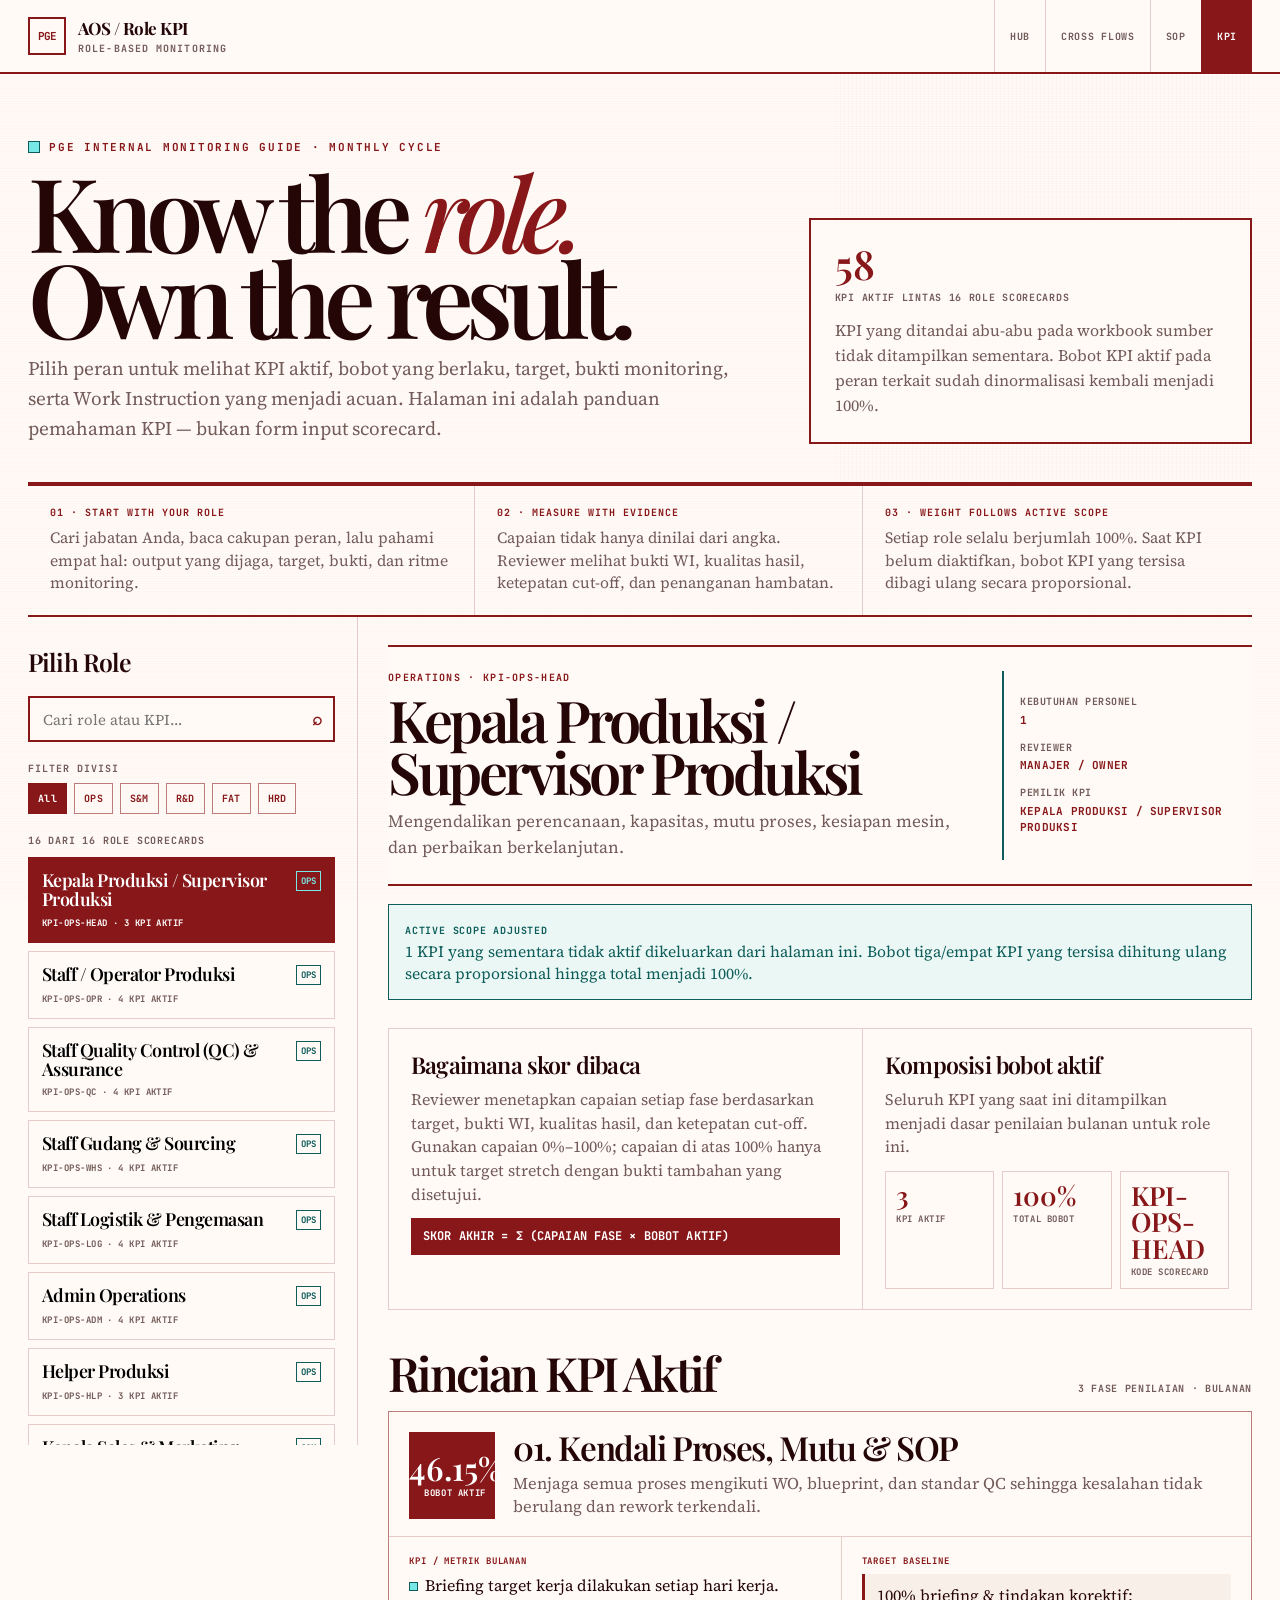
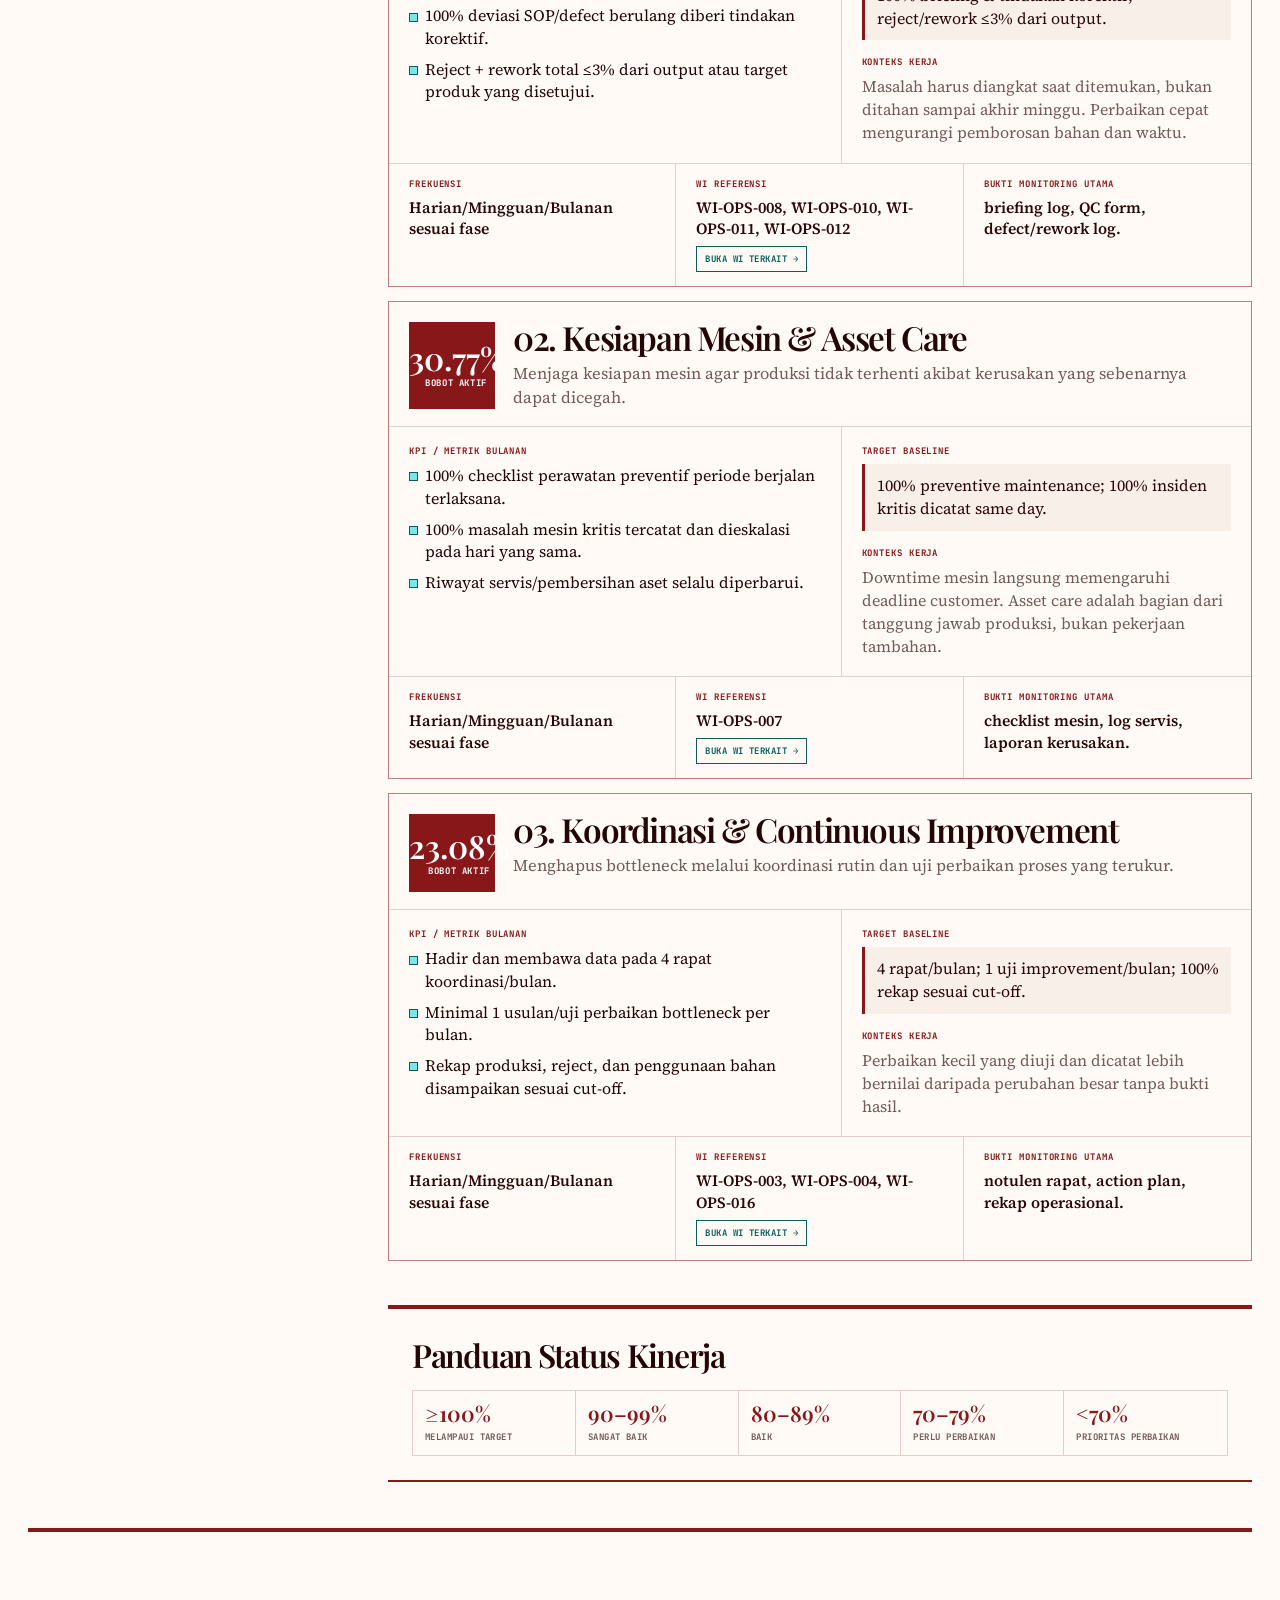
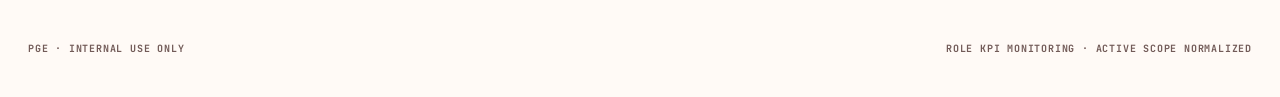
<file: kpi.html>
<!DOCTYPE html>
<html lang="id">
<head>
<meta charset="UTF-8">
<meta name="viewport" content="width=device-width, initial-scale=1.0">
<meta name="description" content="PGE Role-Based KPI Monitoring — KPI, target, owner, WI reference, and monitoring evidence per role.">
<title>PGE AOS — Role-Based KPI Monitoring</title>
<link rel="preconnect" href="https://fonts.googleapis.com">
<link rel="preconnect" href="https://fonts.gstatic.com" crossorigin>
<link href="https://fonts.googleapis.com/css2?family=JetBrains+Mono:wght@500;600;700&family=Playfair+Display:ital,wght@0,500;0,600;0,700;1,500;1,600&family=Source+Serif+4:opsz,wght@8..60,400;8..60,500;8..60,600;8..60,700&display=swap" rel="stylesheet">
<style>
:root{
  --wine:#871719;--wine-dark:#2b0708;--wine-mid:#aa4936;--wine-light:#f5e7e3;
  --aqua:#78e8e6;--aqua-dark:#0e5d5b;--cream:#fffaf6;--paper:#f8efe9;--paper2:#f5e7e3;
  --ink:#240607;--muted:#725b58;--hint:#9a7774;--line:rgba(135,23,25,.20);--line-strong:rgba(135,23,25,.55);
  --ops:#871719;--sm:#aa4936;--rnd:#0e5d5b;--fat:#2d8f8b;--hrd:#9b6122;
}
*{box-sizing:border-box;border-radius:0}
html{scroll-behavior:smooth;scroll-padding-top:84px}
body{margin:0;min-width:320px;background:var(--cream);color:var(--ink);font-family:"Source Serif 4",Georgia,serif}
body:before{content:"";position:fixed;inset:0;pointer-events:none;z-index:-1;background:
repeating-linear-gradient(0deg,transparent,transparent 1px,rgba(135,23,25,.14) 1px,rgba(135,23,25,.14) 2px),
linear-gradient(90deg,rgba(135,23,25,.04) 1px,transparent 1px),
linear-gradient(rgba(135,23,25,.04) 1px,transparent 1px);
background-size:100% 5px,42px 42px,42px 42px;opacity:.12}
a{color:inherit;text-decoration:none}
button,input{font:inherit}.skip{position:absolute;left:-9999px;top:auto}.skip:focus{left:18px;top:16px;z-index:100;background:var(--wine);color:#fff;padding:12px 16px;font:700 11px "JetBrains Mono",monospace}
header{position:sticky;top:0;z-index:30;background:rgba(255,250,246,.94);border-bottom:2px solid var(--wine);backdrop-filter:blur(12px)}
.nav{max-width:1460px;margin:auto;min-height:72px;padding:0 28px;display:flex;justify-content:space-between;gap:18px;align-items:center}
.brand{display:flex;gap:12px;align-items:center}.brand-mark{width:38px;height:38px;border:2px solid var(--wine);display:grid;place-items:center;font:700 11px "JetBrains Mono",monospace;color:var(--wine);letter-spacing:-.1em}.brand-title{font:700 17px "Playfair Display",Georgia,serif;letter-spacing:-.03em}.brand-sub{display:block;margin-top:2px;font:700 10px "JetBrains Mono",monospace;letter-spacing:.11em;text-transform:uppercase;color:var(--muted)}
.nav-links{display:flex;align-self:stretch}.nav-link{padding:0 15px;display:flex;align-items:center;border-left:1px solid var(--line);font:700 10px "JetBrains Mono",monospace;color:var(--muted);letter-spacing:.07em;text-transform:uppercase;transition:100ms linear}.nav-link:hover,.nav-link.active{background:var(--wine);color:#fff}
main{max-width:1460px;margin:auto;padding:0 28px 88px}.hero{padding:66px 0 38px;border-bottom:4px solid var(--wine);display:grid;grid-template-columns:minmax(0,1.25fr) minmax(280px,.75fr);gap:42px;position:relative}.hero:after{content:"";position:absolute;right:0;top:0;width:34%;height:100%;background:repeating-linear-gradient(90deg,rgba(135,23,25,.15),rgba(135,23,25,.15) 1px,transparent 1px,transparent 4px);opacity:.12;pointer-events:none}.hero-main{position:relative;z-index:1}.kicker{font:700 11px "JetBrains Mono",monospace;color:var(--wine);letter-spacing:.16em;text-transform:uppercase;display:flex;gap:9px;align-items:center}.kicker:before{content:"";width:10px;height:10px;border:1px solid var(--aqua-dark);background:var(--aqua)}
.hero h1{margin:14px 0 14px;font:600 clamp(3.4rem,8vw,7.8rem)/.84 "Playfair Display",Georgia,serif;letter-spacing:-.075em}.hero h1 em{font-weight:500;color:var(--wine)}.hero p{max-width:740px;margin:0;color:var(--muted);font-size:1.2rem;line-height:1.56}.hero-side{position:relative;z-index:1;align-self:end;padding:24px;border:2px solid var(--wine);background:rgba(255,250,246,.82)}.hero-side b{display:block;font:600 2.5rem/1 "Playfair Display",serif;color:var(--wine)}.hero-side span{font:700 10px/1.6 "JetBrains Mono",monospace;letter-spacing:.07em;text-transform:uppercase;color:var(--muted)}.hero-side p{font-size:1rem;margin-top:12px}
.info-strip{display:grid;grid-template-columns:1.15fr 1fr 1fr;border-bottom:2px solid var(--wine)}.strip-cell{padding:20px 22px;border-right:1px solid var(--line);min-height:118px}.strip-cell:last-child{border-right:0}.strip-label{font:700 10px "JetBrains Mono",monospace;letter-spacing:.1em;text-transform:uppercase;color:var(--wine);display:block;margin-bottom:8px}.strip-cell p{margin:0;color:var(--muted);line-height:1.45;font-size:.98rem}
.workspace{display:grid;grid-template-columns:330px minmax(0,1fr);border-bottom:4px solid var(--wine)}
.sidebar{padding:28px 22px 32px 0;border-right:1px solid var(--line);position:sticky;top:72px;height:calc(100vh - 72px);overflow:auto}.side-title{font:600 1.55rem "Playfair Display",serif;letter-spacing:-.035em;margin:0 0 18px}.search-wrap{position:relative;margin-bottom:18px}.search-wrap input{width:100%;height:46px;padding:0 42px 0 13px;border:2px solid var(--wine);background:rgba(255,250,246,.9);outline:0;font-size:15px}.search-wrap input:focus{border-width:4px;padding-left:11px}.search-icon{position:absolute;right:13px;top:50%;transform:translateY(-50%);color:var(--wine);font:700 17px "JetBrains Mono",monospace}
.filter-label{margin:20px 0 8px;font:700 10px "JetBrains Mono",monospace;color:var(--muted);letter-spacing:.1em;text-transform:uppercase}.dept-filters{display:flex;flex-wrap:wrap;gap:7px}.filter{border:1px solid var(--line-strong);background:transparent;padding:8px 9px;font:700 10px "JetBrains Mono",monospace;color:var(--wine);letter-spacing:.03em;cursor:pointer;transition:100ms linear}.filter:hover,.filter.active{background:var(--wine);color:#fff}.role-count{margin:20px 0 10px;font:700 10px "JetBrains Mono",monospace;color:var(--muted);letter-spacing:.08em;text-transform:uppercase}.role-list{display:grid;gap:8px}.role-option{width:100%;text-align:left;padding:13px;border:1px solid var(--line);background:rgba(255,250,246,.75);cursor:pointer;transition:100ms linear}.role-option:hover,.role-option.active{background:var(--wine);color:#fff;border-color:var(--wine)}.role-option:hover .role-option-meta,.role-option.active .role-option-meta{color:#fff}.role-option-top{display:flex;justify-content:space-between;gap:10px;align-items:start}.role-option-name{font:600 1.12rem/1.05 "Playfair Display",serif;letter-spacing:-.028em}.role-option-code{font:700 9px "JetBrains Mono",monospace;color:var(--aqua-dark);border:1px solid currentColor;padding:3px 4px;white-space:nowrap}.role-option.active .role-option-code{color:var(--aqua)}.role-option-meta{display:block;margin-top:8px;font:700 9px "JetBrains Mono",monospace;color:var(--muted);letter-spacing:.05em;text-transform:uppercase}.content{padding:28px 0 46px 30px;min-width:0}.empty{display:none;padding:70px 24px;border:1px solid var(--line);text-align:center}.empty h2{font:600 2rem "Playfair Display",serif;color:var(--wine)}.role-head{border-top:2px solid var(--wine);border-bottom:2px solid var(--wine);padding:24px 0;display:grid;grid-template-columns:minmax(0,1fr) 250px;gap:28px}.eyebrow{font:700 10px "JetBrains Mono",monospace;color:var(--wine);letter-spacing:.13em;text-transform:uppercase}.role-head h2{margin:10px 0 10px;font:600 clamp(2.4rem,4.5vw,4.5rem)/.9 "Playfair Display",serif;letter-spacing:-.06em}.scope{margin:0;max-width:800px;color:var(--muted);font-size:1.07rem;line-height:1.52}.role-meta{border-left:2px solid var(--aqua-dark);padding-left:16px;display:grid;align-content:center;gap:12px}.meta-row{font:700 10px/1.45 "JetBrains Mono",monospace;letter-spacing:.05em;text-transform:uppercase;color:var(--muted)}.meta-row b{display:block;color:var(--wine);font-size:11px;margin-top:3px;letter-spacing:.02em}.adjust-note{margin:18px 0;padding:13px 16px;border:1px solid var(--aqua-dark);background:rgba(120,232,230,.15);color:var(--aqua-dark);font-size:.98rem;line-height:1.45}.adjust-note strong{font-family:"JetBrains Mono",monospace;font-size:10px;letter-spacing:.08em;text-transform:uppercase}.scoring{margin-top:28px;display:grid;grid-template-columns:1.1fr .9fr;border:1px solid var(--line)}.scoring-block{padding:20px 22px;border-right:1px solid var(--line)}.scoring-block:last-child{border-right:0}.scoring-block h3{margin:0 0 8px;font:600 1.45rem "Playfair Display",serif;letter-spacing:-.035em}.scoring-block p{margin:0;color:var(--muted);line-height:1.48}.formula{display:block;margin-top:12px;padding:10px 12px;background:var(--wine);color:#fff;font:700 12px/1.4 "JetBrains Mono",monospace;letter-spacing:.01em}.weight-total{display:grid;grid-template-columns:repeat(3,1fr);gap:8px;margin-top:12px}.weight-stat{border:1px solid var(--line);padding:10px}.weight-stat b{display:block;font:600 1.65rem/1 "Playfair Display",serif;color:var(--wine)}.weight-stat span{display:block;margin-top:5px;font:700 9px "JetBrains Mono",monospace;color:var(--muted);letter-spacing:.06em;text-transform:uppercase}
.section-title{margin:42px 0 16px;display:flex;align-items:end;justify-content:space-between;gap:15px}.section-title h3{margin:0;font:600 clamp(2rem,3.7vw,3.3rem)/.9 "Playfair Display",serif;letter-spacing:-.055em}.section-title span{font:700 10px "JetBrains Mono",monospace;color:var(--muted);letter-spacing:.07em;text-transform:uppercase}
.kpi-list{display:grid;gap:14px}.kpi-card{border:1px solid var(--line-strong);background:rgba(255,250,246,.82);position:relative}.kpi-card:hover{border-width:2px}.kpi-top{display:grid;grid-template-columns:86px minmax(0,1fr);gap:18px;padding:20px 20px 17px;border-bottom:1px solid var(--line)}.weight-box{background:var(--wine);color:#fff;display:grid;place-items:center;align-content:center;min-height:78px}.weight-box b{font:600 2rem/1 "Playfair Display",serif}.weight-box span{margin-top:3px;font:700 9px "JetBrains Mono",monospace;letter-spacing:.07em;text-transform:uppercase}.kpi-name{font:600 clamp(1.55rem,2.6vw,2.2rem)/.96 "Playfair Display",serif;letter-spacing:-.042em;margin:0}.kpi-objective{margin:8px 0 0;color:var(--muted);font-size:1.03rem;line-height:1.42}.kpi-body{display:grid;grid-template-columns:1.05fr .95fr}.kpi-block{padding:18px 20px;border-right:1px solid var(--line)}.kpi-block:last-child{border-right:0}.label{display:block;margin-bottom:7px;font:700 9px "JetBrains Mono",monospace;color:var(--wine);letter-spacing:.1em;text-transform:uppercase}.bullets{margin:0;padding:0;list-style:none}.bullets li{position:relative;padding-left:16px;margin:0 0 8px;color:var(--ink);line-height:1.42}.bullets li:before{content:"";position:absolute;left:0;top:.52em;width:7px;height:7px;background:var(--aqua);border:1px solid var(--aqua-dark)}.target{margin:0;padding:10px 12px;border-left:3px solid var(--wine);background:var(--paper);color:var(--wine-dark);line-height:1.45}.context{margin:0;color:var(--muted);line-height:1.45}.kpi-foot{display:grid;grid-template-columns:1fr 1fr 1fr;border-top:1px solid var(--line)}.foot-cell{padding:14px 20px;border-right:1px solid var(--line);min-width:0}.foot-cell:last-child{border-right:0}.foot-value{font:600 .98rem/1.4 "Source Serif 4",serif;color:var(--wine-dark);overflow-wrap:anywhere}.wi-link{display:inline-flex;align-items:center;gap:6px;margin-top:6px;padding:6px 8px;border:1px solid var(--aqua-dark);font:700 9px "JetBrains Mono",monospace;color:var(--aqua-dark);letter-spacing:.05em;text-transform:uppercase;transition:100ms linear}.wi-link:hover{background:var(--aqua-dark);color:#fff}
.score-guide{margin-top:44px;padding:24px;border-top:4px solid var(--wine);border-bottom:2px solid var(--wine);background:rgba(255,250,246,.78)}.score-guide h3{margin:0 0 14px;font:600 2rem "Playfair Display",serif;letter-spacing:-.04em}.guide-grid{display:grid;grid-template-columns:repeat(5,1fr);border:1px solid var(--line)}.guide{padding:12px;border-right:1px solid var(--line)}.guide:last-child{border-right:0}.guide b{font:600 1.35rem/1 "Playfair Display",serif;color:var(--wine);display:block}.guide span{font:700 9px/1.4 "JetBrains Mono",monospace;color:var(--muted);letter-spacing:.05em;text-transform:uppercase;display:block;margin-top:6px}
footer{max-width:1460px;margin:0 auto;padding:22px 28px 42px;display:flex;justify-content:space-between;gap:20px;font:700 10px "JetBrains Mono",monospace;color:var(--muted);letter-spacing:.08em;text-transform:uppercase}
:focus-visible{outline:3px solid var(--aqua-dark);outline-offset:3px}
@media(max-width:1080px){.workspace{grid-template-columns:285px minmax(0,1fr)}.kpi-body{grid-template-columns:1fr}.kpi-block{border-right:0;border-bottom:1px solid var(--line)}.kpi-block:last-child{border-bottom:0}.kpi-foot{grid-template-columns:1fr}.foot-cell{border-right:0;border-bottom:1px solid var(--line)}.foot-cell:last-child{border-bottom:0}}
@media(max-width:840px){.nav{padding:0 16px;min-height:62px}.brand-sub{display:none}.nav-link{padding:0 10px;font-size:9px}.hero{grid-template-columns:1fr;padding:50px 0 30px;gap:20px}.hero-side{max-width:420px}.info-strip{grid-template-columns:1fr}.strip-cell{border-right:0;border-bottom:1px solid var(--line)}.strip-cell:last-child{border-bottom:0}.workspace{grid-template-columns:1fr}.sidebar{padding:24px 0;position:relative;top:auto;height:auto;border-right:0;border-bottom:2px solid var(--wine)}.content{padding:28px 0}.role-list{grid-template-columns:repeat(auto-fit,minmax(220px,1fr))}.role-head{grid-template-columns:1fr}.role-meta{border-left:0;border-top:2px solid var(--aqua-dark);padding:14px 0 0;grid-template-columns:repeat(2,1fr)}.scoring{grid-template-columns:1fr}.scoring-block{border-right:0;border-bottom:1px solid var(--line)}.scoring-block:last-child{border-bottom:0}}
@media(max-width:560px){main{padding:0 16px 46px}.hero h1{font-size:clamp(3.15rem,16vw,5.1rem)}.hero-side{padding:18px}.role-head h2{font-size:2.8rem}.role-meta{grid-template-columns:1fr}.kpi-top{grid-template-columns:1fr}.weight-box{min-height:54px;display:flex;gap:9px;align-items:center;justify-content:center}.weight-box span{margin-top:0}.guide-grid{grid-template-columns:1fr 1fr}.guide:nth-child(2){border-right:0}.guide:nth-child(-n+4){border-bottom:1px solid var(--line)}.guide:last-child{grid-column:span 2}.nav-links .nav-link:nth-child(1){display:none}footer{padding:18px 16px 32px;display:block;line-height:1.7}}


/* KPI RELATED WI POPUP — keeps users in the KPI module */
.wi-link{cursor:pointer;background:transparent;appearance:none}
.wi-link:focus-visible,.wi-modal-close:focus-visible,.wi-tab:focus-visible{outline:3px solid var(--wine);outline-offset:3px}
body.wi-modal-open{overflow:hidden}
.wi-modal{position:fixed;inset:0;z-index:80;display:none;padding:24px;background:rgba(43,7,8,.52);backdrop-filter:blur(7px)}
.wi-modal.open{display:grid;place-items:center}
.wi-modal-dialog{width:min(1040px,100%);max-height:calc(100vh - 48px);overflow:auto;background:var(--cream);border:3px solid var(--wine);box-shadow:none;position:relative}
.wi-modal-header{display:grid;grid-template-columns:minmax(0,1fr) auto;gap:18px;align-items:start;padding:24px 26px 20px;border-bottom:2px solid var(--wine);background:linear-gradient(135deg,rgba(135,23,25,.06),rgba(120,232,230,.10))}
.wi-modal-kicker{font:700 10px "JetBrains Mono",monospace;letter-spacing:.12em;text-transform:uppercase;color:var(--wine)}
.wi-modal-title{margin:8px 0 0;font:600 clamp(1.9rem,3.6vw,3.2rem)/.94 "Playfair Display",Georgia,serif;letter-spacing:-.05em;color:var(--wine-dark)}
.wi-modal-context{margin:10px 0 0;max-width:760px;color:var(--muted);font-size:1rem;line-height:1.46}
.wi-modal-close{min-width:44px;min-height:44px;border:2px solid var(--wine);background:var(--cream);color:var(--wine);cursor:pointer;font:700 11px "JetBrains Mono",monospace;letter-spacing:.06em;text-transform:uppercase;transition:100ms linear}
.wi-modal-close:hover{background:var(--wine);color:#fff}
.wi-modal-tabs{display:flex;gap:8px;flex-wrap:wrap;padding:16px 26px;border-bottom:1px solid var(--line);background:rgba(255,250,246,.76)}
.wi-tab{border:1px solid var(--line-strong);background:transparent;color:var(--wine);padding:9px 10px;text-align:left;cursor:pointer;font:700 10px "JetBrains Mono",monospace;letter-spacing:.04em;transition:100ms linear}
.wi-tab:hover,.wi-tab.active{background:var(--wine);border-color:var(--wine);color:#fff}
.wi-modal-body{padding:24px 26px 28px}
.wi-overview{display:grid;grid-template-columns:repeat(3,minmax(0,1fr));border:1px solid var(--line);margin-bottom:20px}
.wi-overview-cell{padding:15px 16px;border-right:1px solid var(--line);background:rgba(255,250,246,.78)}
.wi-overview-cell:last-child{border-right:0}.wi-overview-cell span{display:block;font:700 9px "JetBrains Mono",monospace;letter-spacing:.1em;text-transform:uppercase;color:var(--wine);margin-bottom:7px}.wi-overview-cell b{display:block;color:var(--wine-dark);font-size:1rem;line-height:1.34}
.wi-purpose-box{padding:16px 18px;border-left:6px solid var(--aqua-dark);background:rgba(120,232,230,.14);color:var(--wine-dark);line-height:1.5;margin-bottom:22px}
.wi-purpose-box span{display:block;margin-bottom:7px;font:700 9px "JetBrains Mono",monospace;letter-spacing:.1em;text-transform:uppercase;color:var(--aqua-dark)}
.wi-steps-title{display:flex;align-items:end;justify-content:space-between;gap:14px;margin-bottom:12px}.wi-steps-title h4{margin:0;font:600 1.75rem "Playfair Display",Georgia,serif;letter-spacing:-.035em}.wi-steps-title span{font:700 10px "JetBrains Mono",monospace;color:var(--muted);letter-spacing:.06em;text-transform:uppercase}
.wi-steps-list{display:grid;gap:0;border-top:1px solid var(--line)}
.wi-step-row{display:grid;grid-template-columns:42px minmax(0,1fr);gap:14px;padding:13px 0;border-bottom:1px solid var(--line);line-height:1.44;color:var(--ink)}
.wi-step-number{width:28px;height:28px;display:grid;place-items:center;background:var(--wine);color:#fff;font:700 10px "JetBrains Mono",monospace}
.report-card-slot{margin-top:24px;padding:17px 18px;border:1px dashed var(--line-strong);background:rgba(255,250,246,.62);display:flex;gap:14px;align-items:flex-start}.report-card-slot i{display:grid;place-items:center;flex:0 0 28px;width:28px;height:28px;border:1px solid var(--aqua-dark);color:var(--aqua-dark);font:700 12px "JetBrains Mono",monospace;font-style:normal}.report-card-slot strong{display:block;font:700 10px "JetBrains Mono",monospace;letter-spacing:.08em;text-transform:uppercase;color:var(--wine);margin-bottom:4px}.report-card-slot span{color:var(--muted);font-size:.94rem;line-height:1.4}
@media(max-width:760px){.wi-modal{padding:10px}.wi-modal-dialog{max-height:calc(100vh - 20px)}.wi-modal-header,.wi-modal-body{padding-left:18px;padding-right:18px}.wi-modal-tabs{padding:14px 18px}.wi-overview{grid-template-columns:1fr}.wi-overview-cell{border-right:0;border-bottom:1px solid var(--line)}.wi-overview-cell:last-child{border-bottom:0}.wi-modal-header{grid-template-columns:1fr}.wi-modal-close{position:absolute;top:14px;right:14px}.wi-modal-title{padding-right:64px}.wi-step-row{grid-template-columns:34px minmax(0,1fr);gap:10px}}

</style>
</head>
<body>
<a class="skip" href="#content">Lewati ke konten KPI</a>
<header>
  <nav class="nav" aria-label="Navigasi modul">
    <a class="brand" href="index.html"><span class="brand-mark">PGE</span><span><span class="brand-title">AOS / Role KPI</span><span class="brand-sub">Role-Based Monitoring</span></span></a>
    <div class="nav-links"><a class="nav-link" href="index.html">Hub</a><a class="nav-link" href="cross-workflows.html">Cross Flows</a><a class="nav-link" href="sop.html">SOP</a><a class="nav-link active" href="kpi.html">KPI</a></div>
  </nav>
</header>

<main id="content">
  <section class="hero" aria-labelledby="page-title">
    <div class="hero-main">
      <div class="kicker">PGE internal monitoring guide · monthly cycle</div>
      <h1 id="page-title">Know the <em>role.</em><br>Own the result.</h1>
      <p>Pilih peran untuk melihat KPI aktif, bobot yang berlaku, target, bukti monitoring, serta Work Instruction yang menjadi acuan. Halaman ini adalah panduan pemahaman KPI — bukan form input scorecard.</p>
    </div>
    <aside class="hero-side">
      <b>58</b><span>KPI aktif lintas 16 role scorecards</span>
      <p>KPI yang ditandai abu-abu pada workbook sumber tidak ditampilkan sementara. Bobot KPI aktif pada peran terkait sudah dinormalisasi kembali menjadi 100%.</p>
    </aside>
  </section>

  <section class="info-strip" aria-label="Cara menggunakan KPI">
    <div class="strip-cell"><span class="strip-label">01 · Start with your role</span><p>Cari jabatan Anda, baca cakupan peran, lalu pahami empat hal: output yang dijaga, target, bukti, dan ritme monitoring.</p></div>
    <div class="strip-cell"><span class="strip-label">02 · Measure with evidence</span><p>Capaian tidak hanya dinilai dari angka. Reviewer melihat bukti WI, kualitas hasil, ketepatan cut-off, dan penanganan hambatan.</p></div>
    <div class="strip-cell"><span class="strip-label">03 · Weight follows active scope</span><p>Setiap role selalu berjumlah 100%. Saat KPI belum diaktifkan, bobot KPI yang tersisa dibagi ulang secara proporsional.</p></div>
  </section>

  <section class="workspace" aria-label="Daftar dan detail KPI per role">
    <aside class="sidebar">
      <h2 class="side-title">Pilih Role</h2>
      <div class="search-wrap"><input id="role-search" type="search" placeholder="Cari role atau KPI…" aria-label="Cari role atau KPI"><span class="search-icon">⌕</span></div>
      <div class="filter-label">Filter divisi</div>
      <div class="dept-filters" id="dept-filters"></div>
      <div class="role-count" id="role-count"></div>
      <div class="role-list" id="role-list"></div>
    </aside>

    <section class="content" id="role-content" aria-live="polite">
      <div id="empty-state" class="empty"><h2>Role tidak ditemukan.</h2><p>Gunakan kata kunci lain atau pilih kembali filter divisi.</p></div>
      <div id="role-detail"></div>
    </section>
  </section>
</main>

<footer><span>PGE · Internal use only</span><span>Role KPI Monitoring · Active scope normalized</span></footer>



<!-- KPI WI DETAIL POPUP: stays within the KPI module -->
<div class="wi-modal" id="wi-modal" aria-hidden="true" role="presentation">
  <section class="wi-modal-dialog" role="dialog" aria-modal="true" aria-labelledby="wi-modal-title" tabindex="-1">
    <header class="wi-modal-header">
      <div>
        <div class="wi-modal-kicker">Related Work Instruction · KPI Module</div>
        <h2 class="wi-modal-title" id="wi-modal-title">Work Instruction</h2>
        <p class="wi-modal-context" id="wi-modal-context"></p>
      </div>
      <button class="wi-modal-close" id="wi-modal-close" type="button" aria-label="Tutup detail WI">✕ Tutup</button>
    </header>
    <div class="wi-modal-tabs" id="wi-modal-tabs" role="tablist" aria-label="Daftar Work Instruction terkait"></div>
    <div class="wi-modal-body" id="wi-modal-body"></div>
  </section>
</div>

<script>
const roles = [{"id":"ops-head-prod","sheet":"OPS - Head Prod","department":"Operations","role":"Kepala Produksi / Supervisor Produksi","code":"KPI-OPS-HEAD","capacity":"1","reviewer":"Manajer / Owner","scope":"Mengendalikan perencanaan, kapasitas, mutu proses, kesiapan mesin, dan perbaikan berkelanjutan.","inactiveCount":1,"activeMetricCount":3,"metrics":[{"phase":"Kendali Proses, Mutu & SOP","originalWeight":30.0,"objective":"Menjaga semua proses mengikuti WO, blueprint, dan standar QC sehingga kesalahan tidak berulang dan rework terkendali.","metric":"• Briefing target kerja dilakukan setiap hari kerja.\n• 100% deviasi SOP/defect berulang diberi tindakan korektif.\n• Reject + rework total ≤3% dari output atau target produk yang disetujui.","target":"100% briefing & tindakan korektif; reject/rework ≤3% dari output.","frequency":"Harian/Mingguan/Bulanan sesuai fase","wi":"WI-OPS-008, WI-OPS-010, WI-OPS-011, WI-OPS-012","evidence":"briefing log, QC form, defect/rework log.","context":"Masalah harus diangkat saat ditemukan, bukan ditahan sampai akhir minggu. Perbaikan cepat mengurangi pemborosan bahan dan waktu.","inactive":false,"weight":46.15},{"phase":"Kesiapan Mesin & Asset Care","originalWeight":20.0,"objective":"Menjaga kesiapan mesin agar produksi tidak terhenti akibat kerusakan yang sebenarnya dapat dicegah.","metric":"• 100% checklist perawatan preventif periode berjalan terlaksana.\n• 100% masalah mesin kritis tercatat dan dieskalasi pada hari yang sama.\n• Riwayat servis/pembersihan aset selalu diperbarui.","target":"100% preventive maintenance; 100% insiden kritis dicatat same day.","frequency":"Harian/Mingguan/Bulanan sesuai fase","wi":"WI-OPS-007","evidence":"checklist mesin, log servis, laporan kerusakan.","context":"Downtime mesin langsung memengaruhi deadline customer. Asset care adalah bagian dari tanggung jawab produksi, bukan pekerjaan tambahan.","inactive":false,"weight":30.77},{"phase":"Koordinasi & Continuous Improvement","originalWeight":15.0,"objective":"Menghapus bottleneck melalui koordinasi rutin dan uji perbaikan proses yang terukur.","metric":"• Hadir dan membawa data pada 4 rapat koordinasi/bulan.\n• Minimal 1 usulan/uji perbaikan bottleneck per bulan.\n• Rekap produksi, reject, dan penggunaan bahan disampaikan sesuai cut-off.","target":"4 rapat/bulan; 1 uji improvement/bulan; 100% rekap sesuai cut-off.","frequency":"Harian/Mingguan/Bulanan sesuai fase","wi":"WI-OPS-003, WI-OPS-004, WI-OPS-016","evidence":"notulen rapat, action plan, rekap operasional.","context":"Perbaikan kecil yang diuji dan dicatat lebih bernilai daripada perubahan besar tanpa bukti hasil.","inactive":false,"weight":23.08}]},{"id":"ops-operator","sheet":"OPS - Operator","department":"Operations","role":"Staff / Operator Produksi","code":"KPI-OPS-OPR","capacity":"6","reviewer":"Kepala Produksi","scope":"Mengeksekusi proses cutting, print, jahit/rakit sesuai WO dan blueprint serta menjaga kualitas pada meja kerja sendiri.","inactiveCount":0,"activeMetricCount":4,"metrics":[{"phase":"Kepatuhan WO & Pre-Production Check","originalWeight":20.0,"objective":"Memulai pekerjaan hanya setelah memahami WO, bahan, blueprint, alat, dan kondisi mesin.","metric":"• 100% batch dikerjakan menggunakan WO/blueprint yang valid.\n• 100% checklist awal mesin dan bahan dilakukan.\n• 0 perubahan metode kerja tanpa persetujuan Supervisor.","target":"100% batch dengan WO + pre-check; 0 deviasi tanpa approval.","frequency":"Harian/Mingguan/Bulanan sesuai fase","wi":"WI-OPS-007","evidence":"WO, pre-check checklist, laporan kendala.","context":"Kesalahan pada tahap awal biasanya berubah menjadi rework banyak unit. Operator berhak menghentikan proses jika WO atau bahan tidak jelas.","inactive":false,"weight":20.0},{"phase":"Output Produksi & Ketepatan Target","originalWeight":40.0,"objective":"Mencapai target harian yang ditetapkan tanpa mengorbankan standar proses atau kualitas.","metric":"• ≥95% target output harian/batch tercapai.\n• 100% hasil pekerjaan dilaporkan ke Kepala Produksi pada akhir shift.\n• 0 output yang tidak tercatat.","target":"≥95% target output; 100% laporan hasil kerja per shift.","frequency":"Harian/Mingguan/Bulanan sesuai fase","wi":"WI-OPS-008","evidence":"laporan output, WO, catatan batch.","context":"Target produksi dinilai bersama kualitas. Kuantitas yang tinggi tetapi menyebabkan rework tidak dihitung sebagai hasil yang baik.","inactive":false,"weight":40.0},{"phase":"First-Line QC & Pengendalian Rework","originalWeight":25.0,"objective":"Menangkap cacat pada proses sendiri sebelum produk masuk ke Final QC.","metric":"• 100% batch menjalani self-check sebelum handover.\n• 0 barang reject tercampur dengan barang OK.\n• Defect dari proses sendiri ≤ target defect yang disetujui Kepala Produksi.","target":"100% self-check; 0 pencampuran barang; defect sesuai ambang produk.","frequency":"Harian/Mingguan/Bulanan sesuai fase","wi":"WI-OPS-008, WI-OPS-010, WI-OPS-012","evidence":"first-line QC log, defect/rework tag.","context":"First-Line QC adalah perlindungan pertama terhadap keluhan customer. Kejujuran melaporkan cacat lebih penting daripada menyembunyikan kesalahan.","inactive":false,"weight":25.0},{"phase":"Asset Care, 5S & K3","originalWeight":15.0,"objective":"Menjaga mesin, alat, dan area kerja tetap aman, bersih, rapi, dan siap dipakai batch berikutnya.","metric":"• 100% pembersihan mesin/area pada akhir shift.\n• 0 pelanggaran 5S/K3 yang belum dikoreksi.\n• 100% gejala kerusakan mesin dilaporkan sebelum meninggalkan area kerja.","target":"100% checklist akhir shift; 0 temuan 5S/K3 terbuka.","frequency":"Harian/Mingguan/Bulanan sesuai fase","wi":"WI-OPS-007, WI-OPS-009","evidence":"checklist 5S, log pembersihan, laporan kerusakan.","context":"Kebersihan area dan perawatan dasar menentukan konsistensi hasil cetak, potong, dan jahit.","inactive":false,"weight":15.0}]},{"id":"ops-qc","sheet":"OPS - QC","department":"Operations","role":"Staff Quality Control (QC) & Assurance","code":"KPI-OPS-QC","capacity":"1","reviewer":"Kepala Produksi","scope":"Menjadi gerbang mutu akhir: memeriksa, memisahkan, mencatat defect, dan memastikan hanya produk memenuhi standar yang diteruskan ke area siap kirim.","inactiveCount":0,"activeMetricCount":4,"metrics":[{"phase":"Final QC & Kelengkapan Inspeksi","originalWeight":40.0,"objective":"Memastikan seluruh batch diperiksa terhadap WO, blueprint, dan standar finishing sebelum dilepas ke staging/packing.","metric":"• 100% batch diberi keputusan Lolos QC / Tidak Lolos QC.\n• 0 barang masuk area siap kirim tanpa status QC.\n• 100% inspeksi mencakup jumlah, ukuran, visual, jahitan/rakitan, dan aksesoris.","target":"100% batch terinspeksi; 0 barang tanpa status QC.","frequency":"Harian/Mingguan/Bulanan sesuai fase","wi":"WI-OPS-011","evidence":"QC form, label Lolos QC, foto sampling.","context":"QC tidak hanya menandai masalah; QC mencegah produk yang tidak sesuai sampai ke customer.","inactive":false,"weight":40.0},{"phase":"Defect Log & Rework Closure","originalWeight":35.0,"objective":"Membuat defect dapat ditelusuri dan memastikan pekerjaan rework diperiksa ulang sebelum dinyatakan selesai.","metric":"• 100% barang tidak lolos QC dicatat pada hari yang sama.\n• 100% rework diperiksa ulang sebelum status berubah.\n• Defect berulang disampaikan ke Kepala Produksi maksimal H+1.","target":"100% defect & recheck tercatat; 100% defect berulang dieskalasi H+1.","frequency":"Harian/Mingguan/Bulanan sesuai fase","wi":"WI-OPS-012","evidence":"defect log, instruksi rework, hasil recheck.","context":"Data defect adalah input utama untuk memperbaiki proses, material, atau standar teknis.","inactive":false,"weight":35.0},{"phase":"Akurasi Handover ke Gudang/Logistik","originalWeight":15.0,"objective":"Menyerahkan data jumlah output dan status QC dengan akurat agar barang tidak tertukar atau tercampur dengan WIP/reject.","metric":"• 100% barang Lolos QC memiliki jumlah dan identitas order yang sesuai.\n• 0 salah handover akibat informasi QC yang tidak lengkap.\n• Update output/reject dikirim ke Admin Ops pada hari yang sama.","target":"100% handover beridentitas; 0 salah handover; update same day.","frequency":"Harian/Mingguan/Bulanan sesuai fase","wi":"WI-OPS-011, WI-OPS-013","evidence":"handover log, update Admin Ops, foto staging.","context":"QC adalah titik penghubung antara produksi dan pengiriman. Data yang salah dapat menyebabkan kesalahan kirim meski kualitas fisik sudah baik.","inactive":false,"weight":15.0},{"phase":"Analisis Mutu & Perbaikan","originalWeight":10.0,"objective":"Menyajikan insight sederhana tentang defect paling dominan agar tindakan korektif dapat diprioritaskan.","metric":"• Rekap defect mingguan dibuat 4x/bulan.\n• Minimal 1 temuan defect dominan dibahas bersama Kepala Produksi setiap bulan.","target":"4 rekap/minggu; 1 review defect dominan/bulan.","frequency":"Harian/Mingguan/Bulanan sesuai fase","wi":"WI-OPS-012","evidence":"rekap defect, notulen review QC.","context":"Analisis tidak harus rumit; yang penting menunjukkan pola dan tindakan perbaikannya.","inactive":false,"weight":10.0}]},{"id":"ops-gudang","sheet":"OPS - Gudang","department":"Operations","role":"Staff Gudang & Sourcing","code":"KPI-OPS-WHS","capacity":"2","reviewer":"Kepala Produksi","scope":"Mengelola ketersediaan bahan, akurasi stok, sourcing/pembelian bahan, dan penataan produk jadi sebelum diserahkan ke Logistik.","inactiveCount":0,"activeMetricCount":4,"metrics":[{"phase":"Akurasi Stok & Kesiapan Bahan","originalWeight":40.0,"objective":"Menjaga bahan siap digunakan dan data stok dapat dipercaya untuk menyusun rencana produksi.","metric":"• Akurasi stock opname ≥98%.\n• 100% mutasi bahan masuk/keluar dicatat pada hari yang sama.\n• 0 WO tertunda karena bahan seharusnya tersedia namun tidak tercatat.","target":"Akurasi stok ≥98%; 100% mutasi same day; 0 stock data error kritis.","frequency":"Harian/Mingguan/Bulanan sesuai fase","wi":"WI-OPS-005, WI-OPS-006","evidence":"kartu stok, stock opname, form bahan keluar.","context":"Stok yang tidak akurat menyebabkan keputusan produksi dan pembelian salah. Kedisiplinan pencatatan adalah inti peran gudang.","inactive":false,"weight":40.0},{"phase":"Sourcing & Penerimaan Bahan","originalWeight":30.0,"objective":"Memastikan pembelian bahan sesuai spesifikasi, harga, kualitas, dan waktu kebutuhan produksi.","metric":"• 100% pembelian menggunakan spesifikasi dan persetujuan yang jelas.\n• 100% bahan datang dicek jumlah dan kualitasnya sebelum masuk stok.\n• 0 bahan tidak sesuai langsung masuk area produksi.","target":"100% pemeriksaan inbound; 0 bahan tidak sesuai masuk produksi.","frequency":"Harian/Mingguan/Bulanan sesuai fase","wi":"WI-OPS-006","evidence":"PO/permintaan pembelian, checklist inbound, catatan supplier.","context":"Harga murah tidak berarti efisien jika bahan memicu reject. Kualitas inbound harus dicatat sebelum bahan dipakai.","inactive":false,"weight":30.0},{"phase":"Staging Barang Jadi & Handover","originalWeight":20.0,"objective":"Menata barang Lolos QC secara aman dan mudah dilacak hingga diterima oleh Logistik.","metric":"• 100% barang siap kirim memiliki label order/customer dan lokasi staging.\n• 0 barang siap kirim tercampur dengan WIP/reject.\n• 100% handover ke Logistik tercatat.","target":"100% staging berlabel; 0 barang tercampur; 100% handover tercatat.","frequency":"Harian/Mingguan/Bulanan sesuai fase","wi":"WI-OPS-013","evidence":"staging log, label area, handover list.","context":"Area siap kirim yang rapi mencegah salah kirim, kehilangan barang, dan waktu pencarian yang tidak perlu.","inactive":false,"weight":20.0},{"phase":"Early Warning Stok Kritis","originalWeight":10.0,"objective":"Memberi informasi cepat saat stok mencapai batas minimum atau ada risiko bahan tidak sesuai.","metric":"• 100% stok di bawah reorder point dilaporkan pada hari yang sama.\n• Status bahan untuk jadwal produksi berikutnya diperbarui sesuai cut-off.","target":"100% early warning same day; status bahan sesuai cut-off.","frequency":"Harian/Mingguan/Bulanan sesuai fase","wi":"WI-OPS-005, WI-OPS-006","evidence":"notifikasi reorder, daftar stok kritis.","context":"Early warning yang cepat memberi waktu bagi perusahaan untuk mencari opsi supplier tanpa mengorbankan deadline.","inactive":false,"weight":10.0}]},{"id":"ops-logistik","sheet":"OPS - Logistik","department":"Operations","role":"Staff Logistik & Pengemasan","code":"KPI-OPS-LOG","capacity":"1","reviewer":"Kepala Produksi","scope":"Mengemas, menyiapkan pickup, memantau status pengiriman, dan menindaklanjuti pengecualian pengiriman secara proaktif.","inactiveCount":0,"activeMetricCount":4,"metrics":[{"phase":"Akurasi & Keamanan Packing","originalWeight":40.0,"objective":"Mengemas produk sesuai kebutuhan perlindungan dan memastikan isi paket sama dengan dokumen pengiriman.","metric":"• 100% paket dicek terhadap resi/surat jalan/packing list.\n• 0 kesalahan jumlah atau identitas paket akibat proses packing.\n• 100% produk fragile memakai perlindungan sesuai standar.","target":"100% verifikasi packing; 0 salah packing; 100% fragile terlindungi.","frequency":"Harian/Mingguan/Bulanan sesuai fase","wi":"WI-OPS-015","evidence":"packing checklist, foto paket, resi/surat jalan.","context":"Kualitas produk dapat rusak di tahap terakhir jika packing tidak disiplin. Verifikasi sebelum pickup adalah titik kontrol wajib.","inactive":false,"weight":40.0},{"phase":"Pickup & Manifest Tepat Waktu","originalWeight":25.0,"objective":"Menjamin paket yang siap kirim masuk pickup sesuai cut-off dan bukti serah terima tersimpan.","metric":"• 100% paket siap kirim dibooking/diantar sesuai cut-off.\n• 100% pickup memiliki manifest/bukti scan.\n• 0 paket tertinggal tanpa alasan dan eskalasi.","target":"100% pickup tepat cut-off; 100% bukti manifest tersimpan.","frequency":"Harian/Mingguan/Bulanan sesuai fase","wi":"WI-OPS-015","evidence":"booking pickup, manifest, laporan paket tertinggal.","context":"Paket yang terlambat dipickup menurunkan pengalaman customer bahkan ketika produk sudah selesai tepat waktu.","inactive":false,"weight":25.0},{"phase":"Delivery Tracking & Penanganan Kendala","originalWeight":25.0,"objective":"Memantau paket hingga delivered dan mempercepat penanganan jika status tidak bergerak atau terjadi masalah.","metric":"• 100% paket aktif dipantau minimal 2x/hari sampai delivered.\n• 100% exception pengiriman dieskalasi pada hari ditemukan.\n• Status delivered diperbarui pada sistem/order tracker.","target":"100% tracking 2x/hari; 100% exception same day.","frequency":"Harian/Mingguan/Bulanan sesuai fase","wi":"WI-OPS-015","evidence":"tracker ekspedisi, tiket CS ekspedisi, log eskalasi.","context":"Tracking proaktif membuat Sales dapat memberi informasi yang akurat dan mencegah customer menunggu tanpa kepastian.","inactive":false,"weight":25.0},{"phase":"Dokumentasi Pengiriman","originalWeight":10.0,"objective":"Menjaga arsip resi, manifest, dan bukti pickup lengkap agar setiap paket dapat ditelusuri.","metric":"• 100% dokumen pengiriman disimpan pada hari yang sama.\n• 0 dokumen hilang saat diperlukan untuk penelusuran komplain.","target":"100% arsip same day; 0 dokumen tidak ditemukan.","frequency":"Harian/Mingguan/Bulanan sesuai fase","wi":"WI-OPS-014, WI-OPS-015","evidence":"folder resi, manifest, tracker order.","context":"Dokumen pengiriman adalah dasar penelusuran komplain, refund, dan audit pelanggan B2B.","inactive":false,"weight":10.0}]},{"id":"ops-admin-ops","sheet":"OPS - Admin Ops","department":"Operations","role":"Admin Operations","code":"KPI-OPS-ADM","capacity":"2","reviewer":"Kepala Produksi","scope":"Memvalidasi data order, menerbitkan Work Order, menyiapkan dokumen pengiriman, dan menjaga data produksi/material akurat untuk Ops, Sales, dan Finance.","inactiveCount":0,"activeMetricCount":4,"metrics":[{"phase":"Validasi Order & Akurasi Work Order","originalWeight":40.0,"objective":"Menerbitkan WO hanya dari data pesanan yang lengkap, jelas, dan sudah memenuhi syarat proses produksi.","metric":"• 100% order melalui checklist kelengkapan sebelum WO terbit.\n• 0 WO terbit dengan data kritis kosong (produk, jumlah, desain, deadline, alamat/metode bila relevan).\n• 100% WO disimpan pada folder/sistem resmi.","target":"100% checklist order; 0 WO data kritis kosong; 100% arsip WO.","frequency":"Harian/Mingguan/Bulanan sesuai fase","wi":"WI-OPS-001, WI-OPS-002","evidence":"checklist order, WO, folder/link order.","context":"WO adalah satu-satunya instruksi resmi produksi. Ketelitian Admin Ops mencegah kesalahan berantai di semua proses berikutnya.","inactive":false,"weight":40.0},{"phase":"Data Produksi, Reject & Material","originalWeight":30.0,"objective":"Mencatat output, reject/rework, dan pemakaian bahan secara konsisten sebagai dasar HPP dan evaluasi operasional.","metric":"• 100% laporan produksi, QC, dan bahan diinput maksimal H+1.\n• 0 selisih data yang belum diberi catatan klarifikasi.\n• Rekap mingguan siap untuk Finance dan Sales.","target":"100% input maksimal H+1; 0 selisih tanpa klarifikasi; 4 rekap/minggu.","frequency":"Harian/Mingguan/Bulanan sesuai fase","wi":"WI-OPS-016","evidence":"rekap produksi, defect log, pemakaian bahan, laporan mingguan.","context":"Data yang terlambat membuat Finance tidak bisa menghitung HPP dan Sales tidak bisa memberi update order yang valid.","inactive":false,"weight":30.0},{"phase":"Dokumen Pengiriman","originalWeight":20.0,"objective":"Menyiapkan resi, surat jalan, dan packing list yang benar agar Logistik dapat mengirim tanpa kesalahan data.","metric":"• 100% dokumen pengiriman dicek terhadap nama, alamat, kontak, produk, jumlah, dan metode kirim.\n• 0 salah dokumen pengiriman akibat kesalahan input Admin Ops.","target":"100% verifikasi dokumen; 0 salah dokumen akibat input.","frequency":"Harian/Mingguan/Bulanan sesuai fase","wi":"WI-OPS-014","evidence":"resi, surat jalan, packing list, log revisi.","context":"Kesalahan satu digit pada alamat atau jumlah dapat menjadi komplain customer dan biaya kirim ulang.","inactive":false,"weight":20.0},{"phase":"Koordinasi Status Order & Pelaporan","originalWeight":10.0,"objective":"Menjadi pusat informasi status order tanpa mengambil alih komunikasi langsung Operator atau memotong jalur kerja.","metric":"• 100% perubahan jadwal/status order diperbarui pada tracker.\n• 4 laporan koordinasi operasional/bulan disampaikan sesuai jadwal.\n• Hambatan kritis diteruskan ke Sales/Finance pada hari yang sama.","target":"100% tracker update; 4 laporan/bulan; eskalasi same day.","frequency":"Harian/Mingguan/Bulanan sesuai fase","wi":"WI-OPS-003, WI-OPS-016","evidence":"tracker order, notulen/rekap, bukti update lintas divisi.","context":"Admin Ops memastikan semua divisi berbicara dari data yang sama, bukan asumsi atau informasi lisan.","inactive":false,"weight":10.0}]},{"id":"ops-helper","sheet":"OPS - Helper","department":"Operations","role":"Helper Produksi","code":"KPI-OPS-HLP","capacity":"Sesuai kapasitas","reviewer":"Kepala Produksi / Kepala Operator","scope":"Menunjang kelancaran operator melalui staging material, transfer WIP, trimming/cutting pendukung, serta disiplin 5S.","inactiveCount":0,"activeMetricCount":3,"metrics":[{"phase":"Dukungan Material & Transfer WIP","originalWeight":35.0,"objective":"Menyediakan material dan memindahkan barang antarstasiun secara cepat agar operator tidak kehilangan waktu proses inti.","metric":"• 100% kebutuhan material pendukung disiapkan sesuai arahan WO/Operator.\n• 0 WIP tertahan akibat kelalaian material handling.\n• Transfer antarstasiun dilakukan dengan identitas batch yang jelas.","target":"100% support sesuai arahan; 0 bottleneck akibat handling; 100% batch beridentitas.","frequency":"Harian/Mingguan/Bulanan sesuai fase","wi":"WI-OPS-009","evidence":"checklist support, tag batch, catatan bottleneck.","context":"Helper memegang peran penting dalam menghilangkan waktu tunggu operator. Kecepatan tetap harus disertai kerapian dan identitas barang.","inactive":false,"weight":35.0},{"phase":"Trimming, Cutting Pendukung & Quality Check","originalWeight":35.0,"objective":"Menjaga hasil pendukung rapi dan menangkap cacat jelas sebelum produk masuk proses berikutnya.","metric":"• 100% hasil trimming/cutting diperiksa cepat sebelum handover.\n• 0 barang dengan cacat visual jelas diteruskan sebagai barang OK.\n• Barang bermasalah dipisahkan ke area revisi.","target":"100% quick check; 0 cacat jelas lolos; 100% barang bermasalah dipisah.","frequency":"Harian/Mingguan/Bulanan sesuai fase","wi":"WI-OPS-009, WI-OPS-010","evidence":"area revisi, catatan handover, observasi Supervisor.","context":"Pengecekan cepat bukan menggantikan QC akhir, tetapi membantu mencegah cacat sederhana berjalan terlalu jauh.","inactive":false,"weight":35.0},{"phase":"5S, Kebersihan & Penataan Alat","originalWeight":30.0,"objective":"Menjaga area kerja, alat, dan limbah produksi sesuai prinsip 5S agar aman dan siap digunakan.","metric":"• Checklist 5S selesai setiap shift.\n• 0 alat kerja tertinggal/berserakan pada akhir shift.\n• Limbah dipilah sesuai kategori dan area kerja bersih saat pergantian batch.","target":"100% checklist 5S; 0 temuan alat/area terbuka.","frequency":"Harian/Mingguan/Bulanan sesuai fase","wi":"WI-OPS-009","evidence":"checklist 5S, foto area, catatan temuan.","context":"Area kerja rapi menurunkan risiko cacat, kecelakaan kerja, dan waktu terbuang untuk mencari alat.","inactive":false,"weight":30.0}]},{"id":"sm-head","sheet":"SM - Head","department":"Sales & Marketing","role":"Kepala Sales & Marketing","code":"KPI-SM-HEAD","capacity":"1","reviewer":"Manajer / Owner","scope":"Memimpin pencapaian target komersial, mengarahkan campaign, menjaga handover ke Operations, dan memonitor KPI Marketing/Sales.","inactiveCount":0,"activeMetricCount":4,"metrics":[{"phase":"Pencapaian Target Komersial & Pipeline","originalWeight":35.0,"objective":"Mengendalikan pipeline agar target omzet, leads, dan closing berjalan sesuai rencana periodik yang disepakati.","metric":"• ≥100% target omzet/leads departemen yang disetujui pada awal bulan.\n• Pipeline mingguan diperbarui dan memiliki next action.\n• Risiko target tidak tercapai dieskalasi bersama action plan.","target":"≥100% target bulanan; 4 update pipeline/bulan; 100% risiko punya action plan.","frequency":"Harian/Mingguan/Bulanan sesuai fase","wi":"WI-SM-014","evidence":"sales pipeline, rekap omzet/leads, action plan.","context":"Target harus dikendalikan selama bulan berjalan, bukan baru dievaluasi saat akhir bulan.","inactive":false,"weight":35.0},{"phase":"Strategi Campaign & Pemasaran Digital","originalWeight":25.0,"objective":"Memastikan setiap campaign memiliki tujuan, target, anggaran, dan evaluasi yang jelas.","metric":"• 100% campaign aktif memiliki campaign plan dan target metrik.\n• 100% campaign dimonitor minimal mingguan.\n• Rekomendasi optimasi dibuat untuk campaign yang tidak mencapai target.","target":"100% campaign berplan; 4 monitoring/bulan; 100% campaign rendah punya optimasi.","frequency":"Harian/Mingguan/Bulanan sesuai fase","wi":"WI-SM-002, WI-SM-004, WI-SM-014","evidence":"campaign plan, laporan ads, evaluasi campaign.","context":"Iklan dan promosi bukan sekadar aktivitas. Setiap rupiah dan effort harus dapat ditelusuri ke tujuan bisnis.","inactive":false,"weight":25.0},{"phase":"Sinkronisasi Order ke Operations","originalWeight":25.0,"objective":"Menjaga janji penjualan selaras dengan kapasitas produksi dan memastikan setiap closing diteruskan melalui jalur resmi.","metric":"• 100% order besar/custom dikonfirmasi kapasitasnya sebelum janji lead time.\n• 100% order closing diserahkan melalui Form Order ke Admin Ops.\n• 0 instruksi langsung dari Sales ke Operator tanpa WO.","target":"100% cek kapasitas & handover resmi; 0 bypass WO.","frequency":"Harian/Mingguan/Bulanan sesuai fase","wi":"WI-SM-008, WI-SM-009, WI-SM-014","evidence":"form order, tracker handover, notulen kapasitas.","context":"Kepala Sales & Marketing adalah penjaga komitmen customer. Janji yang realistis lebih berharga daripada janji cepat yang tidak dapat dipenuhi.","inactive":false,"weight":25.0},{"phase":"Manajemen Tim & Pelaporan KPI","originalWeight":15.0,"objective":"Menutup siklus monitoring melalui evaluasi KPI, coaching, dan action plan yang jelas.","metric":"• 4 rapat kontrol/koordinasi per bulan.\n• 100% anggota tim memiliki rekap KPI periodik.\n• Laporan KPI & action plan disampaikan kepada Manajer/Owner.","target":"4 rapat/bulan; 100% rekap KPI; 1 laporan bulanan + action plan.","frequency":"Harian/Mingguan/Bulanan sesuai fase","wi":"WI-SM-014","evidence":"notulen, scorecard tim, laporan KPI bulanan.","context":"Review yang baik berfokus pada data, hambatan, dan tindakan berikutnya — bukan sekadar menyalahkan hasil.","inactive":false,"weight":15.0}]},{"id":"sm-marketing","sheet":"SM - Marketing","department":"Sales & Marketing","role":"Staff Marketing","code":"KPI-SM-MKT","capacity":"2","reviewer":"Kepala Sales & Marketing","scope":"Mengelola etalase digital, konten, paid ads, lead capture, dan insight pasar yang dapat digunakan oleh Sales serta R&D.","inactiveCount":1,"activeMetricCount":3,"metrics":[{"phase":"Etalase Digital, Konten & SEO","originalWeight":35.0,"objective":"Menjaga kanal digital aktif, akurat, dan mengomunikasikan value produk secara konsisten.","metric":"• ≥20 konten berkualitas terpublikasi/bulan sesuai content calendar.\n• 100% produk prioritas memiliki foto, deskripsi, harga, dan CTA yang valid.\n• Keyword/SEO produk prioritas diperbarui sesuai rencana.","target":"≥20 konten/bulan; 100% etalase prioritas lengkap; SEO sesuai plan.","frequency":"Harian/Mingguan/Bulanan sesuai fase","wi":"WI-SM-003","evidence":"content calendar, link konten, audit etalase, keyword list.","context":"Etalase digital adalah toko yang selalu terbuka. Konten harus bukan hanya ramai, tetapi jelas membantu customer memahami produk.","inactive":false,"weight":50.0},{"phase":"Lead Capture & Hand-off","originalWeight":20.0,"objective":"Memastikan setiap leads tercatat, diverifikasi, dan diteruskan cepat kepada Sales.","metric":"• 100% leads tercatat di CRM/database dengan data minimum.\n• 100% leads diverifikasi dan di-hand-off ke Sales pada hari yang sama.\n• 0 leads duplikat/terlewat tanpa status.","target":"100% capture & handoff same day; 0 lead tanpa status.","frequency":"Harian/Mingguan/Bulanan sesuai fase","wi":"WI-SM-005","evidence":"CRM/leads list, timestamp hand-off, update status.","context":"Lead yang tidak direspons cepat adalah biaya marketing yang terbuang. Marketing dan Sales harus memakai sumber data yang sama.","inactive":false,"weight":28.57},{"phase":"Riset Pasar & Insight","originalWeight":15.0,"objective":"Menyediakan insight pasar yang dapat ditindaklanjuti untuk konten, campaign, dan pengembangan produk.","metric":"• Minimal 1 laporan tren/market insight per bulan.\n• Insight produk relevan diserahkan ke R&D.\n• Temuan performa konten/campaign dicatat sebagai rekomendasi bulan berikutnya.","target":"1 laporan/bulan; 100% insight relevan dihandover; 3 rekomendasi per laporan.","frequency":"Harian/Mingguan/Bulanan sesuai fase","wi":"WI-SM-001, WI-SM-012","evidence":"laporan riset, handover R&D, rekap analitik.","context":"Riset tidak perlu panjang, tetapi harus menjawab: apa yang dicari customer, apa yang menghambat pembelian, dan apa yang perlu diuji.","inactive":false,"weight":21.43}]},{"id":"sm-sales","sheet":"SM - Sales","department":"Sales & Marketing","role":"Staff Sales","code":"KPI-SM-SLS","capacity":"2","reviewer":"Kepala Sales & Marketing","scope":"Mengonversi prospek menjadi order, memberikan respons yang cepat, menyiapkan proposal/penawaran, dan mengawal pesanan melalui handover resmi ke Operations.","inactiveCount":1,"activeMetricCount":3,"metrics":[{"phase":"Respons Customer, Closing & Omzet","originalWeight":35.0,"objective":"Merespons peluang secara cepat dan mengonversi kebutuhan customer menjadi penawaran serta order yang terukur.","metric":"• 100% chat/leads dibalas maksimal 2 jam kerja.\n• Closing rate minimal 30% dari leads yang sudah memenuhi kualifikasi.\n• Pencapaian omzet individu sesuai target bulanan yang ditetapkan.","target":"100% respons ≤2 jam; closing rate ≥30%; ≥100% target omzet individu.","frequency":"Harian/Mingguan/Bulanan sesuai fase","wi":"WI-SM-007, WI-SM-008","evidence":"CRM/chat log, rekap sales, proposal/quotation.","context":"Kecepatan respons memberi rasa aman kepada customer, tetapi kualitas klarifikasi tetap menentukan apakah order bisa diproduksi dengan benar.","inactive":false,"weight":46.67},{"phase":"Akurasi Spek & Handover ke Operations","originalWeight":25.0,"objective":"Menjamin setiap order closing memiliki spesifikasi dan bukti pembayaran yang lengkap sebelum masuk proses Admin Operations.","metric":"• 100% order closing menggunakan Form Spesifikasi Pesanan lengkap.\n• 100% DP/pembayaran dikonfirmasi sesuai ketentuan.\n• 0 instruksi langsung ke Operator tanpa WO dan 0 revisi WO akibat data kritis yang terlewat.","target":"100% form lengkap & payment check; 0 bypass WO; 0 revisi WO akibat data kritis.","frequency":"Harian/Mingguan/Bulanan sesuai fase","wi":"WI-SM-007, WI-SM-008, WI-SM-009","evidence":"form order, bukti DP, konfirmasi Admin Ops, log revisi.","context":"Sales tidak boleh mengorbankan ketelitian demi kecepatan closing. Form order adalah jembatan wajib antara janji customer dan produksi.","inactive":false,"weight":33.33},{"phase":"After Sales, Komplain & Retensi","originalWeight":15.0,"objective":"Menjaga hubungan customer dan menyelesaikan komplain secara cepat, terdokumentasi, serta sampai solusi ditutup.","metric":"• 100% komplain dicatat pada hari yang sama.\n• Respons awal komplain maksimal 2 jam kerja.\n• 100% komplain memiliki status solusi/closed dan feedback masuk evaluasi.","target":"100% log same day; respons ≤2 jam; 100% komplain closed/tereskalasi.","frequency":"Harian/Mingguan/Bulanan sesuai fase","wi":"WI-SM-010, WI-SM-011, WI-SM-012","evidence":"komplain log, bukti komunikasi, solusi/close record.","context":"Komplain adalah data perbaikan. Cara menangani komplain menentukan peluang repeat order lebih besar daripada sekadar memberi diskon.","inactive":false,"weight":20.0}]},{"id":"sm-sosmed","sheet":"SM - Sosmed","department":"Sales & Marketing","role":"Social Media & Content Specialist","code":"KPI-SM-SOC","capacity":"Fungsi di bawah Marketing","reviewer":"Kepala Sales & Marketing","scope":"Fungsi khusus konten dan sosial media. Dapat dipegang oleh salah satu Staff Marketing, bukan tambahan headcount wajib.","inactiveCount":0,"activeMetricCount":3,"metrics":[{"phase":"Content Planning & Approval","originalWeight":35.0,"objective":"Menjamin content calendar disetujui lebih awal sehingga produksi tidak menumpuk dan arah campaign konsisten.","metric":"• Content calendar bulan berikutnya disubmit paling lambat tanggal 25 bulan berjalan.\n• Kalender memuat minimal 25 konten/bulan.\n• Final approval tercapai maksimal 2 putaran revisi.","target":"Submit by tgl 25; ≥25 konten/bulan; maks. 2 revisi.","frequency":"Harian/Mingguan/Bulanan sesuai fase","wi":"WI-SM-003","evidence":"content calendar, approval log, revision tracker.","context":"Planning awal mengurangi revisi mendadak dan membantu Marketing menyelaraskan konten dengan campaign serta stok.","inactive":false,"weight":35.0},{"phase":"Publishing & Akurasi Konten","originalWeight":40.0,"objective":"Mempublikasikan konten sesuai jadwal dengan informasi produk, harga, dan tautan yang akurat.","metric":"• 100% konten approved tayang sesuai jadwal.\n• 0 kesalahan publik kritis (harga, tautan, typo material, produk salah).\n• Semua konten tersimpan dengan naming/folder yang rapi.","target":"100% schedule adherence; 0 error kritis; 100% arsip konten.","frequency":"Harian/Mingguan/Bulanan sesuai fase","wi":"WI-SM-003","evidence":"publishing log, screenshot post, folder asset.","context":"Konten adalah wajah publik brand. Ketelitian upload sama pentingnya dengan kreativitas visual.","inactive":false,"weight":40.0},{"phase":"Analytics & Iterasi","originalWeight":25.0,"objective":"Menutup siklus konten melalui laporan performa dan rekomendasi yang dipakai pada kalender berikutnya.","metric":"• Laporan performa diserahkan paling lambat hari kerja ke-3 bulan berikutnya.\n• Minimal 3 insight/rekomendasi yang dapat diuji.\n• Insight dibahas dalam review Marketing.","target":"Report by hari kerja ke-3; ≥3 insight; 1 review/bulan.","frequency":"Harian/Mingguan/Bulanan sesuai fase","wi":"WI-SM-003, WI-SM-014","evidence":"analytics report, insight deck, notulen review.","context":"Tujuannya bukan mengejar vanity metric, tetapi memahami konten yang membawa engagement, leads, atau ketertarikan produk.","inactive":false,"weight":25.0}]},{"id":"rnd-head","sheet":"RND - Head","department":"Research & Development","role":"Kepala R&D","code":"KPI-RND-HEAD","capacity":"1","reviewer":"Manajer / Owner","scope":"Menjaga keselarasan inovasi produk dengan tren pasar, kelayakan teknis, target HPP, dan kesiapan transfer teknologi ke Operations.","inactiveCount":1,"activeMetricCount":3,"metrics":[{"phase":"Strategi Produk & Creative Brief","originalWeight":25.0,"objective":"Mengarahkan prioritas pengembangan produk berdasarkan insight pasar dan kebutuhan bisnis.","metric":"• Minimal 1 creative brief prioritas disusun/review setiap bulan.\n• 100% proyek R&D aktif memiliki target customer, konsep, dan output yang jelas.\n• Input tren dari Sales/Marketing ditinjau dalam prioritas R&D.","target":"≥1 creative brief/bulan; 100% proyek memiliki brief/status.","frequency":"Harian/Mingguan/Bulanan sesuai fase","wi":"WI-RND-001","evidence":"creative brief, roadmap produk, input market insight.","context":"R&D tidak bekerja berdasarkan selera pribadi saja. Brief yang jelas adalah jembatan antara peluang pasar dan pekerjaan kreatif.","inactive":false,"weight":31.25},{"phase":"Governance Review & ACC Design","originalWeight":25.0,"objective":"Memastikan desain ditinjau dari sisi pasar, brand, dan kemampuan produksi sebelum dilanjutkan.","metric":"• 100% desain kandidat memiliki status ACC / Revisi.\n• 0 desain diteruskan ke teknis sebelum review.\n• Catatan revisi terdokumentasi dan ditutup pada versi berikutnya.","target":"100% desain berstatus; 0 bypass review; 100% catatan tercatat.","frequency":"Harian/Mingguan/Bulanan sesuai fase","wi":"WI-RND-004","evidence":"design review log, catatan revisi, folder ACC.","context":"Status ACC bukan formalitas. Ia mencegah desain yang menarik tetapi tidak layak diproduksi atau tidak sesuai target pasar.","inactive":false,"weight":31.25},{"phase":"Approval Tech Pack & Transfer ke Operations","originalWeight":30.0,"objective":"Memastikan produk yang dirilis memiliki dokumen teknis lengkap, disetujui, dan dipahami Operations.","metric":"• 100% Tech Pack produk baru/revisi besar mendapat approval sebelum produksi.\n• 100% transfer guideline ke Ops memiliki catatan handover.\n• 0 produksi massal dimulai tanpa Tech Pack Approved.","target":"100% tech pack approved & handover; 0 produksi tanpa dokumen.","frequency":"Harian/Mingguan/Bulanan sesuai fase","wi":"WI-RND-011, WI-RND-012, WI-RND-013","evidence":"tech pack approved, berita acara handover, folder resmi.","context":"Kepala R&D memastikan ide kreatif berubah menjadi instruksi produksi yang jelas, bukan hanya file desain.","inactive":false,"weight":37.5}]},{"id":"rnd-designer","sheet":"RND - Designer","department":"Research & Development","role":"Product Development / Designer & Pattern Specialist","code":"KPI-RND-DES","capacity":"1","reviewer":"Kepala R&D","scope":"Mengembangkan konsep produk, desain motif, aset katalog, dan file desain bersih yang siap masuk proses teknis.","inactiveCount":0,"activeMetricCount":4,"metrics":[{"phase":"Pengembangan Desain & Produk","originalWeight":35.0,"objective":"Menghasilkan desain/motif dan konsep produk yang autentik, relevan dengan target customer, serta bisa dipakai untuk kebutuhan eceran dan B2B.","metric":"• ≥2 konsep desain/penyempurnaan produk terdokumentasi per bulan.\n• 100% konsep memiliki target customer dan versi file.\n• Desain mengacu pada creative brief, bukan referensi yang ditiru langsung.","target":"≥2 konsep/bulan; 100% ber-versi & sesuai brief.","frequency":"Harian/Mingguan/Bulanan sesuai fase","wi":"WI-RND-002","evidence":"folder desain, konsep/brief, version log.","context":"Kreativitas bernilai ketika dapat diterjemahkan menjadi pilihan produk yang konsisten dengan DNA PGE dan kebutuhan pasar.","inactive":false,"weight":35.0},{"phase":"Eksperimen AI, Mockup & Kualitas File","originalWeight":20.0,"objective":"Menggunakan AI dan mockup sebagai alat eksplorasi yang tetap melewati review manual dan menghasilkan file final bersih.","metric":"• 100% aset AI direview manual sebelum digunakan.\n• 0 hasil AI mentah dipakai sebagai file produksi final.\n• File final sesuai format, resolusi, dan naming standar.","target":"100% review manual; 0 raw AI file untuk produksi; 100% file sesuai standar.","frequency":"Harian/Mingguan/Bulanan sesuai fase","wi":"WI-RND-003, WI-RND-006","evidence":"prompt/reference log, file final, checklist file.","context":"AI mempercepat ideasi tetapi tidak menggantikan penilaian desain, brand, dan kelayakan produksi.","inactive":false,"weight":20.0},{"phase":"Review, Iterasi & ACC Design","originalWeight":25.0,"objective":"Menutup revisi desain secara cepat dan jelas berdasarkan catatan Kepala R&D serta Technical Specialist.","metric":"• 100% draft diajukan untuk review sebelum handover teknis.\n• Revisi diselesaikan sesuai SLA proyek (maks. 2 hari kerja untuk revisi normal).\n• 0 desain diteruskan ke Tech tanpa status ACC.","target":"100% review sebelum handover; revisi normal ≤2 hari; 0 bypass ACC.","frequency":"Harian/Mingguan/Bulanan sesuai fase","wi":"WI-RND-004","evidence":"review log, timestamp revisi, folder ACC.","context":"Revisi yang terdokumentasi adalah bagian dari kualitas desain, bukan kegagalan kreatif.","inactive":false,"weight":25.0},{"phase":"Katalog & Handover Aset","originalWeight":20.0,"objective":"Menjaga aset katalog dan file mentah selalu siap digunakan Sales/Marketing serta Technical Specialist.","metric":"• 100% produk ACC memiliki asset visual dan info minimum katalog.\n• Katalog diperbarui minimal 1x/bulan bila ada perubahan produk.\n• 100% file handover dapat dibuka oleh Technical Specialist.","target":"100% asset ACC lengkap; 1 update/bulan; 100% file terbuka.","frequency":"Harian/Mingguan/Bulanan sesuai fase","wi":"WI-RND-005, WI-RND-006","evidence":"katalog final, link folder, konfirmasi handover.","context":"File yang rapi dan asset siap pakai mempercepat Sales menjual serta Technical Specialist menyusun Tech Pack.","inactive":false,"weight":20.0}]},{"id":"rnd-tech","sheet":"RND - Tech","department":"Research & Development","role":"Technical & Blueprint Specialist","code":"KPI-RND-TEC","capacity":"1","reviewer":"Kepala R&D","scope":"Menguji bahan dan prototype, memvalidasi manufacturing readiness, menyusun Tech Pack, melakukan optimasi HPP, dan mengawal batch pertama.","inactiveCount":0,"activeMetricCount":4,"metrics":[{"phase":"Uji Material & Durability","originalWeight":25.0,"objective":"Memberikan status layak/tidak layak pada bahan dan prototype berdasarkan pengujian yang tercatat.","metric":"• 100% bahan/prototype baru memiliki form uji dan status kelayakan.\n• 100% hasil uji disertai dokumentasi foto/video bila relevan.\n• 0 produk tidak lulus uji diteruskan ke produksi massal.","target":"100% test form + status; 0 produk gagal uji menuju mass production.","frequency":"Harian/Mingguan/Bulanan sesuai fase","wi":"WI-RND-007, WI-RND-008","evidence":"form uji bahan, durability report, foto/video.","context":"Pengujian tidak perlu menunggu terjadi keluhan. Bukti uji adalah dasar keputusan bahan dan kualitas produk.","inactive":false,"weight":25.0},{"phase":"Manufacturing Readiness / Gatekeeper","originalWeight":25.0,"objective":"Menilai setiap desain dari sisi ukuran, detail, warna, bahan, metode produksi, waktu proses, dan risiko biaya.","metric":"• 100% desain yang diterima diberi keputusan YA / TIDAK dengan catatan teknis.\n• 0 desain lanjut ke Tech Pack tanpa status manufacturing ready.\n• Catatan revisi spesifik dan dapat ditindaklanjuti.","target":"100% keputusan readiness; 0 bypass; 100% catatan spesifik.","frequency":"Harian/Mingguan/Bulanan sesuai fase","wi":"WI-RND-010","evidence":"review teknis, status readiness, catatan revisi.","context":"Gatekeeper melindungi desain dan Operations dari instruksi yang tidak feasible, bukan menghambat kreativitas.","inactive":false,"weight":25.0},{"phase":"Tech Pack, HPP & Approval","originalWeight":30.0,"objective":"Menyusun Tech Pack lengkap dan memastikan referensi HPP/material siap untuk approval sebelum dirilis.","metric":"• 100% Tech Pack berisi ukuran, bahan, warna, proses, toleransi, QC, dan risiko.\n• 100% Tech Pack direview/approved sebelum dikirim ke Ops.\n• 100% produk release memiliki referensi HPP atau formula bahan.","target":"100% tech pack lengkap & approved; 100% release punya referensi HPP.","frequency":"Harian/Mingguan/Bulanan sesuai fase","wi":"WI-RND-009, WI-RND-011, WI-RND-012","evidence":"Tech Pack, approval log, HPP reference.","context":"Tech Pack harus dapat dipakai oleh Operations tanpa tebak-tebakan, termasuk saat PIC utama sedang tidak ada.","inactive":false,"weight":30.0},{"phase":"Transfer & Supervisi Batch Pertama","originalWeight":20.0,"objective":"Memastikan Operations memahami dokumen teknis dan hasil batch awal sesuai prototype/Tech Pack.","metric":"• 100% produk baru memiliki handover ke Operations.\n• 100% batch pertama diperiksa atau disupervisi.\n• Deviasi batch pertama dicatat dan ditutup sebelum produksi lanjutan.","target":"100% handover & batch check; 100% deviasi punya closure.","frequency":"Harian/Mingguan/Bulanan sesuai fase","wi":"WI-RND-013, WI-RND-014","evidence":"berita acara transfer, batch check report, log deviasi.","context":"Batch pertama adalah kesempatan termurah untuk menangkap masalah sebelum menjadi banyak unit reject.","inactive":false,"weight":20.0}]},{"id":"fat-generalist","sheet":"FAT - Generalist","department":"Finance, Accounting & Tax","role":"FAT Generalist (Finance, Accounting & Tax) — 1 Person","code":"KPI-FAT-GEN","capacity":"1","reviewer":"Manajer / Owner","scope":"Satu personel menggabungkan fungsi kas, piutang/utang, payroll, accounting, pajak, HPP, budget, dan laporan. Target dibuat berbasis cut-off dan prioritas kontrol.","inactiveCount":0,"activeMetricCount":4,"metrics":[{"phase":"Kas Harian, Rekonsiliasi & Piutang/Utang","originalWeight":35.0,"objective":"Menjaga posisi kas, piutang B2B, dan kewajiban vendor tetap akurat agar tidak terjadi kejutan likuiditas.","metric":"• 100% transaksi masuk/keluar dicatat pada hari yang sama.\n• Rekonsiliasi bank/kas dilakukan minimal mingguan dan selisih diberi status klarifikasi.\n• 100% piutang/utang aktif memiliki status dan tanggal jatuh tempo; reminder piutang dikirim sesuai jadwal.","target":"100% pencatatan same day; 4 rekonsiliasi/bulan; 100% AR/AP berstatus.","frequency":"Harian/Mingguan/Bulanan sesuai fase","wi":"WI-FAT-001, WI-FAT-002, WI-FAT-003, WI-FAT-004","evidence":"cashbook, rekonsiliasi bank, aging AR/AP, bukti reminder.","context":"Karena hanya satu personel, prioritas harian adalah ketelitian transaksi, cut-off, dan early warning — bukan menunggu data menumpuk di akhir bulan.","inactive":false,"weight":35.0},{"phase":"Validasi Pembayaran & Payroll","originalWeight":20.0,"objective":"Memastikan pembayaran vendor, reimbursement, payroll, lembur, bonus, dan potongan menggunakan data serta approval yang valid.","metric":"• 100% pengeluaran yang dibayar memiliki bukti dan approval.\n• Payroll diproses sesuai jadwal perusahaan dengan 0 kesalahan material yang belum dikoreksi.\n• Bukti pembayaran tersimpan pada folder resmi.","target":"100% transaksi ber-bukti & approval; payroll sesuai jadwal; 0 kesalahan material terbuka.","frequency":"Harian/Mingguan/Bulanan sesuai fase","wi":"WI-FAT-005, WI-FAT-006","evidence":"payment list, approval, draft payroll, bukti transfer.","context":"Rahasia payroll dan bukti pembayaran harus dijaga. Ketelitian lebih penting daripada kecepatan transfer tanpa validasi.","inactive":false,"weight":20.0},{"phase":"Closing Bulanan, Pajak & HPP","originalWeight":30.0,"objective":"Menyelesaikan laporan keuangan, kewajiban pajak, dan pembaruan HPP secara rutin dengan standar yang realistis untuk satu personel.","metric":"• Rekap arus kas mingguan dikirim setiap Senin sebelum 10.00.\n• Closing Laba Rugi, Neraca, dan Arus Kas selesai maksimal hari kerja ke-5 bulan berikutnya.\n• Pajak dibayar/dilapor sesuai deadline; HPP produk prioritas diperbarui saat ada perubahan bahan/harga signifikan.","target":"4 cash report/bulan; closing ≤hari kerja ke-5; 0 keterlambatan pajak; HPP update saat trigger.","frequency":"Harian/Mingguan/Bulanan sesuai fase","wi":"WI-FAT-007, WI-FAT-010, WI-FAT-011","evidence":"cash report, closing pack, SPT/bukti bayar, HPP sheet.","context":"Target cut-off disesuaikan dengan kapasitas 1 personel. Ketepatan waktu tidak boleh mengorbankan akurasi dan bukti transaksi.","inactive":false,"weight":30.0},{"phase":"Budget Control, Audit & Forecast","originalWeight":15.0,"objective":"Memberi manajemen pandangan atas penyimpangan biaya dan kebutuhan kas ke depan.","metric":"• Budget vs actual dibuat minimal 1x/bulan.\n• Temuan transaksi/biaya tidak wajar dicatat dan dieskalasi sesuai risiko.\n• Forecast kas/budget diperbarui minimal triwulanan atau saat ada order/proyek besar.","target":"1 budget report/bulan; 100% temuan punya follow-up; forecast min. triwulanan.","frequency":"Harian/Mingguan/Bulanan sesuai fase","wi":"WI-FAT-009, WI-FAT-012, WI-FAT-013, WI-FAT-014","evidence":"budget report, audit log, forecast kas, action follow-up.","context":"Tujuannya bukan mencari kesalahan, tetapi mencegah pemborosan dan memberi waktu manajemen mengambil keputusan.","inactive":false,"weight":15.0}]},{"id":"hrd-generalist","sheet":"HRD - Generalist","department":"HRD GA","role":"HRD GA Generalist — 1 Person","code":"KPI-HRD-GEN","capacity":"1","reviewer":"Manajer / Owner","scope":"Satu personel menggabungkan Talent, Culture, Performance, Admin, Payroll Input, dan Compliance. KPI diprioritaskan berdasarkan cut-off, kebutuhan personel, dan risiko legal.","inactiveCount":0,"activeMetricCount":4,"metrics":[{"phase":"Database SDM, Absensi & Payroll Input","originalWeight":30.0,"objective":"Menjaga data kepegawaian, absensi, cuti, benefit, dan input payroll lengkap serta aman.","metric":"• Rekap absensi/cuti diperbarui minimal mingguan.\n• 100% perubahan status karyawan, data rekening, BPJS, dan komponen gaji diperbarui sebelum cut-off payroll.\n• Data payroll diserahkan ke FAT sesuai jadwal cut-off yang disepakati.","target":"4 update/bulan; 100% data payroll sebelum cut-off; 0 data sensitif dibuka tanpa otorisasi.","frequency":"Harian/Mingguan/Bulanan sesuai fase","wi":"WI-HRD-012, WI-HRD-013, WI-HRD-014","evidence":"database SDM, rekap absensi, payroll input checklist.","context":"Data SDM adalah data rahasia. Keteraturan mingguan mencegah pekerjaan payroll menumpuk di akhir periode.","inactive":false,"weight":30.0},{"phase":"Recruitment, Offering & Onboarding","originalWeight":25.0,"objective":"Memenuhi kebutuhan personel melalui proses rekrutmen yang jelas, terdokumentasi, dan selaras dengan kebutuhan user.","metric":"• 100% permintaan personel memiliki analisis kebutuhan dan approval sebelum lowongan dibuka.\n• 100% kandidat yang diproses memiliki catatan screening/interview.\n• 100% karyawan baru menjalani checklist onboarding dan follow-up minggu pertama.","target":"100% requisition approved; 100% kandidat ber-catatan; 100% onboarding checklist.","frequency":"Harian/Mingguan/Bulanan sesuai fase","wi":"WI-HRD-001, WI-HRD-003, WI-HRD-004, WI-HRD-005, WI-HRD-006","evidence":"form kebutuhan, shortlist, interview notes, offering, onboarding checklist.","context":"Tujuan recruitment bukan sekadar cepat terisi, tetapi menemukan kandidat yang tepat dan siap bekerja dengan standar perusahaan.","inactive":false,"weight":25.0},{"phase":"KPI, TNA, Training & Budaya","originalWeight":25.0,"objective":"Memastikan sistem kinerja dan pengembangan berjalan ringan tetapi konsisten bagi seluruh divisi.","metric":"• 100% divisi memiliki scorecard KPI yang termonitor sesuai periode.\n• Minimal 1 kegiatan TNA/training/feedback terstruktur per bulan atau sesuai kalender HR.\n• Hasil evaluasi kinerja dan action plan terdokumentasi.","target":"100% scorecard termonitor; ≥1 aktivitas L&D/feedback; 100% action plan terdokumentasi.","frequency":"Harian/Mingguan/Bulanan sesuai fase","wi":"WI-HRD-002, WI-HRD-007, WI-HRD-008, WI-HRD-009, WI-HRD-010, WI-HRD-017","evidence":"KPI tracker, TNA, daftar hadir, feedback/PIP/action plan.","context":"HRD Generalist tidak perlu menjalankan terlalu banyak program sekaligus. Yang penting sistem KPI dan feedback benar-benar dipakai oleh kepala divisi.","inactive":false,"weight":25.0},{"phase":"Dokumen Legal & Compliance","originalWeight":20.0,"objective":"Menjaga kontrak, SK, dokumen kepegawaian, dan kebijakan SDM tetap lengkap serta direview sebelum menimbulkan risiko.","metric":"• 100% dokumen legal baru/perubahan dibuat dan diarsipkan sebelum tanggal berlaku.\n• Reminder kontrak jatuh tempo diperbarui setiap bulan.\n• Checklist compliance dilakukan minimal triwulanan dan temuan memiliki rencana mitigasi.","target":"100% dokumen on time; 1 update reminder/bulan; compliance min. triwulanan.","frequency":"Harian/Mingguan/Bulanan sesuai fase","wi":"WI-HRD-015, WI-HRD-016","evidence":"kontrak/SK, tracker expiry, checklist compliance, mitigation log.","context":"Kepatuhan tidak hanya dilakukan ketika ada masalah. Sistem reminder dan arsip yang rapi adalah perlindungan paling efektif untuk perusahaan.","inactive":false,"weight":20.0}]}];
const WI_LIBRARY = {
  "WI-OPS-001": {
    "title": "Verifikasi Data Order",
    "pic": "Admin Operations",
    "output": "Checklist order lengkap / daftar revisi data",
    "purpose": "Memastikan data order dari Sales sudah lengkap sebelum diterbitkan menjadi Work Order.",
    "steps": [
      "Terima detail order dari Sales & Marketing.",
      "Cek nama customer dan nomor kontak.",
      "Cek jenis produk, jumlah pesanan, ukuran, bahan, warna, motif, dan desain.",
      "Pastikan desain sudah final atau sudah ACC customer.",
      "Cek deadline produksi dan deadline pengiriman.",
      "Cek catatan khusus, alamat kirim, metode pengiriman, serta status pembayaran/DP jika diperlukan.",
      "Beri status Lengkap jika semua data tersedia dan jelas.",
      "Beri status Belum Lengkap jika ada data yang belum jelas.",
      "Jika belum lengkap, kembalikan ke Sales dengan daftar data yang harus dilengkapi.",
      "Jangan menerbitkan WO sebelum data lengkap."
    ]
  },
  "WI-OPS-002": {
    "title": "Pembuatan Work Order",
    "pic": "Admin Operations",
    "output": "Work Order resmi",
    "purpose": "Mengubah detail order menjadi instruksi kerja resmi untuk produksi.",
    "steps": [
      "Pastikan order sudah berstatus Data Lengkap.",
      "Buat nomor Work Order dengan format yang konsisten.",
      "Masukkan nama customer, tanggal order, deadline produksi, dan deadline pengiriman.",
      "Tulis nama produk, jumlah produk, ukuran, dan bahan yang digunakan.",
      "Cantumkan file desain atau link desain.",
      "Cantumkan status desain: ACC / belum ACC / template.",
      "Tulis instruksi khusus produksi dan kebutuhan packing khusus jika ada.",
      "Cek ulang WO sebelum dikirim.",
      "Kirim WO kepada Kepala Produksi.",
      "Simpan salinan WO di folder atau sistem kerja.",
      "Update status order menjadi WO Terbit."
    ]
  },
  "WI-OPS-003": {
    "title": "Rencana Produksi Harian/Mingguan",
    "pic": "Kepala Produksi",
    "output": "Jadwal produksi dan target harian",
    "purpose": "Menyusun jadwal produksi agar order selesai tepat waktu dan tidak overload.",
    "steps": [
      "Terima WO dari Admin Operations.",
      "Baca detail produk, jumlah, bahan, dan deadline.",
      "Urutkan order berdasarkan deadline terdekat.",
      "Tandai order urgent jika deadline sangat dekat.",
      "Kelompokkan order berdasarkan jenis produk atau proses yang sama.",
      "Cek daftar order yang sedang berjalan.",
      "Cek kapasitas mesin dan jumlah operator/helper yang masuk kerja.",
      "Tentukan target produksi harian dan batch produksi.",
      "Tentukan urutan proses: cutting, print, jahit/rakit, trimming, QC.",
      "Tentukan PIC untuk setiap proses.",
      "Bagikan jadwal ke Operator, Helper, Gudang, QC, dan Logistik jika diperlukan.",
      "Update jadwal jika ada kendala mesin, bahan, atau order urgent.",
      "Informasikan perubahan jadwal kepada Admin Ops."
    ]
  },
  "WI-OPS-004": {
    "title": "Mapping Kapasitas Produksi",
    "pic": "Kepala Produksi",
    "output": "PIC harian, kapasitas harian, dan potensi bottleneck",
    "purpose": "Menentukan kemampuan produksi harian berdasarkan mesin, tenaga kerja, dan beban order.",
    "steps": [
      "Catat jumlah mesin yang aktif.",
      "Catat mesin yang sedang rusak atau maintenance.",
      "Catat jumlah operator dan helper yang hadir.",
      "Tentukan kapasitas per proses: cutting, printing, jahit/rakit, trimming, QC, dan packing.",
      "Bandingkan kapasitas dengan jumlah order.",
      "Identifikasi proses yang paling berisiko menjadi bottleneck.",
      "Jika kapasitas cukup, lanjutkan jadwal normal.",
      "Jika kapasitas tidak cukup, ubah prioritas order, pecah batch, tambah jam kerja, atau pindah PIC.",
      "Informasikan potensi keterlambatan ke Admin Ops jika berdampak pada customer.",
      "Catat hasil mapping kapasitas di jadwal produksi."
    ]
  },
  "WI-OPS-005": {
    "title": "Cek Kesiapan Bahan",
    "pic": "Gudang & Sourcing",
    "output": "Status bahan siap / kurang / tidak sesuai",
    "purpose": "Memastikan bahan tersedia dan sesuai standar sebelum produksi dimulai.",
    "steps": [
      "Terima kebutuhan bahan dari WO atau jadwal produksi.",
      "Cek jenis dan jumlah bahan yang dibutuhkan.",
      "Cek stok fisik di gudang.",
      "Cek stok di catatan atau sistem.",
      "Cocokkan stok fisik dengan stok sistem.",
      "Cek kualitas bahan: tidak rusak, tidak kotor, warna sesuai, ukuran sesuai, dan bahan sesuai standar.",
      "Jika bahan cukup dan sesuai, beri status Bahan Siap.",
      "Jika bahan kurang, beri status Bahan Kurang.",
      "Jika bahan ada tetapi tidak sesuai standar, beri status Bahan Tidak Sesuai.",
      "Informasikan status bahan kepada Kepala Produksi.",
      "Catat bahan yang keluar untuk produksi."
    ]
  },
  "WI-OPS-006": {
    "title": "Sourcing & Pembelian Bahan",
    "pic": "Gudang & Sourcing",
    "output": "Bahan masuk, stok ter-update, bahan siap produksi",
    "purpose": "Memenuhi kebutuhan bahan produksi dengan bahan yang sesuai standar.",
    "steps": [
      "Terima informasi bahan kurang dari hasil cek stok.",
      "Cek spesifikasi bahan yang dibutuhkan.",
      "Cek supplier yang biasa digunakan.",
      "Bandingkan harga, kualitas, dan estimasi kedatangan.",
      "Pilih supplier yang paling sesuai.",
      "Buat daftar pembelian bahan.",
      "Ajukan pembelian kepada Kepala Produksi atau pihak yang berwenang.",
      "Lakukan pemesanan ke supplier.",
      "Saat bahan datang, cek jumlah dan kualitas bahan.",
      "Cocokkan bahan datang dengan pesanan.",
      "Jika bahan sesuai, masukkan ke stok.",
      "Jika bahan tidak sesuai, pisahkan dan laporkan ke Kepala Produksi.",
      "Update stok gudang dan informasikan bahan siap."
    ]
  },
  "WI-OPS-007": {
    "title": "Pre-Production Check",
    "pic": "Operator Produksi",
    "output": "Pre-check selesai dan produksi siap dimulai",
    "purpose": "Memastikan operator siap produksi sesuai WO dan tidak terjadi kesalahan di awal.",
    "steps": [
      "Terima WO dari Kepala Produksi atau Admin Ops.",
      "Baca nama produk, jumlah order, ukuran, bahan, desain/blueprint, dan instruksi khusus.",
      "Ambil bahan dari area yang ditentukan.",
      "Cek bahan sudah sesuai WO.",
      "Cek alat kerja yang dibutuhkan.",
      "Cek kondisi mesin sebelum digunakan.",
      "Bersihkan mesin dari sisa produksi sebelumnya.",
      "Lakukan warming-up mesin jika diperlukan.",
      "Jika mesin bermasalah, jangan mulai produksi.",
      "Laporkan masalah mesin kepada Kepala Produksi.",
      "Jika semua siap, mulai proses produksi sesuai jadwal."
    ]
  },
  "WI-OPS-008": {
    "title": "Eksekusi Produksi Inti",
    "pic": "Operator Produksi",
    "output": "Produk WIP / barang hasil produksi",
    "purpose": "Menjalankan proses produksi sesuai WO, blueprint, dan SOP.",
    "steps": [
      "Pastikan WO sudah dibaca dan dipahami.",
      "Pastikan bahan sudah sesuai.",
      "Jalankan proses sesuai urutan kerja yang ditentukan.",
      "Untuk cutting: ikuti ukuran/pola, pastikan potongan presisi, dan pisahkan potongan cacat.",
      "Untuk print: pastikan file desain benar, posisi cetak benar, warna tajam, dan motif tidak blur/bergeser.",
      "Untuk jahit/rakit: ikuti pola, pastikan sambungan rapi, dan pastikan kekuatan jahitan cukup.",
      "Jangan mengubah metode kerja tanpa izin Kepala Produksi.",
      "Jika ada kendala teknis, hentikan proses sementara dan laporkan.",
      "Pisahkan barang cacat dari barang OK.",
      "Catat jumlah produk selesai dan jumlah produk bermasalah.",
      "Serahkan hasil kerja ke Helper atau QC sesuai alur."
    ]
  },
  "WI-OPS-009": {
    "title": "Support Produksi, Trimming, dan 5S",
    "pic": "Helper Produksi",
    "output": "Produk rapi, area kerja bersih, alur produksi lancar",
    "purpose": "Membantu operator agar alur produksi tidak macet dan area kerja tetap rapi.",
    "steps": [
      "Terima arahan dari Operator atau Kepala Produksi.",
      "Siapkan bahan bantu yang dibutuhkan operator.",
      "Pindahkan barang dari satu stasiun kerja ke stasiun berikutnya.",
      "Untuk hasil print, lakukan pemotongan sesuai garis pola.",
      "Susun hasil potong berdasarkan ukuran atau kode produksi.",
      "Untuk hasil jahit, bersihkan sisa benang.",
      "Cek cepat apakah ada jahitan loncat, robek, atau tidak rapi.",
      "Pisahkan barang yang terlihat cacat ke area revisi.",
      "Serahkan barang OK ke proses berikutnya.",
      "Bersihkan sisa potongan kain, benang, debu, atau sisa print.",
      "Kembalikan alat kerja ke tempat semula.",
      "Buang limbah sesuai kategori."
    ]
  },
  "WI-OPS-010": {
    "title": "First-Line QC",
    "pic": "Operator Produksi / Helper Produksi",
    "output": "Barang OK menuju Final QC, barang cacat masuk area revisi",
    "purpose": "Menangkap cacat sejak awal sebelum masuk Final QC.",
    "steps": [
      "Cek hasil kerja sendiri sebelum diserahkan ke tahap berikutnya.",
      "Untuk hasil cutting, cek ukuran dan kerapian potongan.",
      "Untuk hasil print, cek warna, ketajaman motif, posisi cetak, dan kebersihan.",
      "Untuk hasil jahit/rakit, cek sambungan, kekuatan, dan kerapian.",
      "Cek apakah ada noda, robek, salah ukuran, atau bagian kurang lengkap.",
      "Pisahkan barang OK dan barang bermasalah.",
      "Barang OK diserahkan ke QC.",
      "Barang bermasalah diletakkan di area revisi.",
      "Laporkan jumlah barang OK dan barang bermasalah kepada Kepala Produksi.",
      "Jangan mencampur barang reject dengan barang OK."
    ]
  },
  "WI-OPS-011": {
    "title": "Final QC dan Keputusan Lolos QC",
    "pic": "Staff QC & Assurance",
    "output": "QC Form, barang lolos QC, barang reject/rework",
    "purpose": "Memastikan hanya barang sesuai standar yang boleh masuk proses kirim.",
    "steps": [
      "Terima batch produk dari Produksi atau Helper.",
      "Cocokkan produk dengan WO.",
      "Cocokkan produk dengan blueprint atau sampel ACC.",
      "Cek jumlah, ukuran, kebersihan, hasil cetak/motif, warna, jahitan/rakitan, dan kelengkapan aksesoris.",
      "Cek fungsi produk jika ada bagian yang harus berfungsi.",
      "Beri status Lolos QC jika semua standar terpenuhi.",
      "Beri status Tidak Lolos QC jika ada cacat.",
      "Tempelkan label atau tanda Lolos QC pada barang OK.",
      "Pisahkan barang tidak lolos QC ke area defect/rework.",
      "Informasikan jumlah lolos dan reject kepada Admin Ops."
    ]
  },
  "WI-OPS-012": {
    "title": "Pencatatan Defect dan Rework",
    "pic": "Staff QC & Assurance + Operator Produksi",
    "output": "Defect Log, instruksi rework, status akhir barang",
    "purpose": "Mencatat cacat produksi dan memastikan perbaikan dilakukan dengan jelas.",
    "steps": [
      "Ambil barang yang tidak lolos QC.",
      "Identifikasi jenis cacat.",
      "Kategorikan cacat: salah ukuran, hasil print blur, warna tidak sesuai, jahitan tidak rapi, bahan rusak, atau aksesoris kurang.",
      "Catat jumlah barang cacat.",
      "Catat penyebab sementara jika diketahui.",
      "Tentukan status barang: bisa diperbaiki, harus produksi ulang, atau reject total.",
      "Jika bisa diperbaiki, tulis instruksi rework dengan jelas.",
      "Serahkan barang rework ke Operator atau Helper.",
      "Operator melakukan perbaikan sesuai instruksi.",
      "Setelah diperbaiki, barang dikembalikan ke QC.",
      "QC melakukan pengecekan ulang dan update status akhir.",
      "Laporkan defect berulang kepada Kepala Produksi."
    ]
  },
  "WI-OPS-013": {
    "title": "Barang Jadi Siap Kirim",
    "pic": "Gudang & Sourcing",
    "output": "Barang siap kirim di staging area",
    "purpose": "Menata barang lolos QC agar tidak tertukar sebelum dikirim.",
    "steps": [
      "Terima barang yang sudah berstatus Lolos QC.",
      "Cek jumlah barang sesuai informasi dari QC.",
      "Cek nama customer atau nomor order.",
      "Kelompokkan barang berdasarkan nama pemesan, tanggal kirim, nomor resi, atau jenis pengiriman.",
      "Letakkan barang di area Siap Kirim.",
      "Pastikan barang tidak tercampur dengan barang WIP atau reject.",
      "Beri label pada barang atau area penyimpanan.",
      "Informasikan kepada Admin Ops bahwa barang siap dibuatkan dokumen kirim.",
      "Serahkan barang ke Logistik sesuai daftar pengiriman."
    ]
  },
  "WI-OPS-014": {
    "title": "Dokumen Pengiriman",
    "pic": "Admin Operations",
    "output": "Resi, Surat Jalan, Packing List",
    "purpose": "Menyiapkan resi, surat jalan, dan packing list yang benar.",
    "steps": [
      "Terima informasi barang lolos QC dari QC/Gudang.",
      "Cek nama customer, alamat pengiriman, dan nomor telepon customer.",
      "Cek jumlah barang, jenis produk, dan metode pengiriman.",
      "Untuk pesanan eceran, cetak resi dari sistem marketplace/ekspedisi.",
      "Untuk pesanan grosir, buat surat jalan.",
      "Buat packing list jika diperlukan.",
      "Cek ulang alamat, nama, dan jumlah barang.",
      "Serahkan dokumen kepada Logistik.",
      "Simpan salinan dokumen pengiriman.",
      "Update status order menjadi Siap Packing / Siap Kirim."
    ]
  },
  "WI-OPS-015": {
    "title": "Packing, Pickup, dan Tracking",
    "pic": "Staff Logistik & Pengemasan",
    "output": "Paket terkirim, manifest, status tracking",
    "purpose": "Memastikan barang dikemas aman dan terkirim tepat waktu.",
    "steps": [
      "Ambil barang dari area Siap Kirim.",
      "Ambil resi, surat jalan, atau packing list dari Admin Ops.",
      "Cocokkan barang dengan dokumen kirim.",
      "Pastikan jumlah dan jenis barang sesuai.",
      "Pilih material packing sesuai produk: bubble wrap, box kardus, polymailer, atau pelindung tambahan jika fragile.",
      "Kemas barang dengan rapi dan aman.",
      "Tempel resi dengan posisi jelas.",
      "Tambahkan label fragile jika diperlukan.",
      "Pisahkan paket berdasarkan jenis kurir.",
      "Lakukan booking pickup atau koordinasi dengan kurir.",
      "Saat kurir mengambil barang, pastikan paket dipindai atau dicatat.",
      "Simpan bukti pickup atau manifest.",
      "Pantau status pengiriman minimal 2 kali sehari.",
      "Jika status tidak bergerak, laporkan ke Admin Ops.",
      "Jika paket bermasalah, hubungi CS ekspedisi.",
      "Update status ketika paket sudah delivered."
    ]
  },
  "WI-OPS-016": {
    "title": "Rekap Operasional",
    "pic": "Admin Operations",
    "output": "Laporan produksi, laporan reject, laporan bahan, data HPP",
    "purpose": "Mencatat hasil produksi, reject, dan penggunaan bahan agar data operasional akurat.",
    "steps": [
      "Terima laporan hasil produksi dari Kepala Produksi.",
      "Terima data barang lolos QC dari QC.",
      "Terima data reject/rework dari QC.",
      "Terima data penggunaan bahan dari Gudang.",
      "Input jumlah produksi selesai, jumlah reject, jumlah rework, bahan keluar, dan sisa bahan jika ada.",
      "Cocokkan bahan keluar dengan output produksi.",
      "Tandai jika ada selisih tidak wajar.",
      "Buat rekap mingguan.",
      "Serahkan rekap kepada Finance/Accounting untuk perhitungan HPP.",
      "Informasikan keterlambatan atau kendala produksi kepada Sales jika berdampak ke customer."
    ]
  },
  "WI-OPS-017": {
    "title": "Evaluasi Produksi dan CAPA",
    "pic": "Kepala Produksi",
    "output": "CAPA, action plan, update SOP/WI bila diperlukan",
    "purpose": "Mengurangi defect, bottleneck, downtime, dan pemborosan biaya produksi.",
    "steps": [
      "Kumpulkan data produksi mingguan.",
      "Kumpulkan data reject, rework, downtime mesin, dan keterlambatan order.",
      "Identifikasi defect yang paling sering terjadi.",
      "Identifikasi proses yang paling sering menjadi bottleneck.",
      "Analisis penyebab masalah.",
      "Tentukan tindakan koreksi untuk masalah yang sudah terjadi.",
      "Tentukan tindakan pencegahan agar masalah tidak berulang.",
      "Tunjuk PIC pelaksana perbaikan.",
      "Tentukan deadline perbaikan.",
      "Uji coba perbaikan pada skala kecil.",
      "Jika berhasil, masukkan ke SOP atau WI standar.",
      "Jika belum berhasil, lakukan evaluasi ulang.",
      "Laporkan hasil evaluasi kepada Manajer/Owner."
    ]
  },
  "WI-SM-001": {
    "title": "Riset Pasar & Analisis Tren",
    "pic": "Marketing / Kepala Sales & Marketing",
    "output": "Laporan insight pasar, tren motif/produk, dan masukan untuk R&D",
    "purpose": "Mengumpulkan dan merapikan data kebutuhan pasar agar strategi konten, campaign, sales, dan pengembangan produk lebih tepat sasaran.",
    "steps": [
      "Tentukan tujuan riset, misalnya mencari tren produk, motif, harga, kebutuhan B2B, atau alasan pelanggan membeli.",
      "Tentukan sumber data: marketplace, media sosial, website kompetitor, chat customer, hasil penjualan, dan feedback Sales.",
      "Kumpulkan minimal 5–10 contoh produk, desain, campaign, atau kebutuhan customer yang sedang sering muncul.",
      "Catat pola yang berulang, seperti motif yang sering dicari, produk yang banyak ditanya, kisaran harga, dan kebutuhan acara.",
      "Bandingkan temuan dengan produk PGE yang sudah ada.",
      "Tandai peluang produk atau konten yang bisa dikembangkan.",
      "Pisahkan insight menjadi kategori: produk, motif, harga, target customer, channel, dan masalah pelanggan.",
      "Buat ringkasan temuan dalam format laporan singkat.",
      "Serahkan insight yang berhubungan dengan produk/desain kepada R&D.",
      "Gunakan insight yang berhubungan dengan demand untuk ide konten, campaign, dan materi penjualan.",
      "Review hasil riset minimal satu kali setiap bulan atau saat ada momentum besar."
    ]
  },
  "WI-SM-002": {
    "title": "Perencanaan Campaign & Promo Musiman",
    "pic": "Kepala Sales & Marketing / Marketing",
    "output": "Campaign brief, timeline promo, target, budget, dan materi promosi",
    "purpose": "Membuat campaign yang terencana, sesuai momentum pasar, dan memiliki target yang jelas.",
    "steps": [
      "Tentukan momentum campaign, misalnya Lebaran, Natal, Imlek, tahun ajaran baru, event perusahaan, atau promo akhir tahun.",
      "Tentukan target campaign: awareness, leads, closing, repeat order, atau menghabiskan stok tertentu.",
      "Tentukan target audience, misalnya perusahaan, rumah sakit, sekolah, komunitas, reseller, atau customer eceran.",
      "Tentukan produk utama yang akan dipromosikan.",
      "Tentukan pesan utama atau value yang ingin dikomunikasikan.",
      "Tentukan bentuk promo: diskon, bundling, bonus desain, gratis sampel, atau harga grosir.",
      "Tentukan periode campaign dan deadline produksi yang masih aman.",
      "Koordinasikan dengan Operations jika campaign berpotensi menghasilkan order besar.",
      "Tentukan channel promosi: marketplace, Instagram, WhatsApp, website, email, atau ads.",
      "Buat daftar materi yang dibutuhkan: poster, caption, katalog, landing page, form leads, dan script chat.",
      "Ajukan konsep campaign kepada Kepala Sales & Marketing untuk approval.",
      "Jalankan campaign sesuai timeline.",
      "Evaluasi hasil campaign menggunakan leads masuk, closing, omzet, Cost per Lead, dan feedback pelanggan."
    ]
  },
  "WI-SM-003": {
    "title": "Content Calendar, Publikasi Konten & SEO",
    "pic": "Marketing",
    "output": "Content calendar, konten terpublikasi, keyword/SEO update, dan laporan engagement",
    "purpose": "Menjaga etalase digital tetap aktif, konsisten, edukatif, dan mudah ditemukan calon customer.",
    "steps": [
      "Tentukan produk atau tema konten mingguan.",
      "Buat content calendar berisi tanggal posting, channel, format konten, tujuan konten, dan PIC.",
      "Tentukan jenis konten: edukasi produk, katalog, testimoni, behind the scene, promo, FAQ, atau case study.",
      "Siapkan aset visual berupa foto, video, desain, atau mockup.",
      "Tulis caption yang menjelaskan value produk, kegunaan, target pengguna, dan ajakan bertindak.",
      "Masukkan keyword produk yang relevan untuk website atau marketplace.",
      "Cek kesesuaian konten dengan brand identity PGE.",
      "Publikasikan konten sesuai jadwal.",
      "Pantau komentar, DM, share, klik, dan engagement.",
      "Catat konten dengan performa terbaik.",
      "Gunakan hasil evaluasi untuk perbaikan konten berikutnya.",
      "Laporkan insight konten secara mingguan atau bulanan kepada Kepala Sales & Marketing."
    ]
  },
  "WI-SM-004": {
    "title": "Setup, Monitoring & Evaluasi Paid Ads",
    "pic": "Marketing",
    "output": "Campaign ads aktif, data CPL/ROAS, dan laporan performa iklan",
    "purpose": "Menjalankan iklan berbayar dengan target yang jelas dan performa yang terukur.",
    "steps": [
      "Tentukan tujuan iklan: traffic, leads, chat WhatsApp, marketplace visit, atau penjualan.",
      "Tentukan produk atau campaign yang akan diiklankan.",
      "Tentukan target audience berdasarkan lokasi, usia, minat, profesi, jenis customer, atau kebutuhan acara.",
      "Siapkan materi iklan: visual, copywriting, headline, CTA, dan landing destination.",
      "Tentukan budget harian atau total budget campaign.",
      "Pastikan link tujuan sudah benar, misalnya WhatsApp, landing page, marketplace, atau form leads.",
      "Jalankan iklan sesuai periode yang ditentukan.",
      "Pantau performa minimal satu kali sehari pada masa campaign aktif.",
      "Catat metrik utama: reach, klik, leads, Cost per Lead, conversion rate, ROAS jika tersedia.",
      "Hentikan atau revisi iklan jika performa jauh di bawah target.",
      "Simpan iklan yang performanya bagus sebagai referensi campaign berikutnya.",
      "Buat laporan singkat setelah campaign selesai."
    ]
  },
  "WI-SM-005": {
    "title": "Lead Capture, Verifikasi & Hand-off ke Sales",
    "pic": "Marketing",
    "output": "Daftar leads terverifikasi dan sudah diteruskan ke Sales",
    "purpose": "Memastikan setiap leads dari aktivitas marketing tidak hilang dan segera dieksekusi oleh tim Sales.",
    "steps": [
      "Cek sumber leads setiap hari: form, WhatsApp, marketplace, DM, comment, event, atau landing page.",
      "Masukkan leads ke database atau CRM yang digunakan.",
      "Cek nama, nomor kontak, perusahaan jika ada, kebutuhan produk, jumlah, dan sumber leads.",
      "Tandai leads yang datanya belum lengkap.",
      "Prioritaskan leads yang menunjukkan niat beli tinggi, seperti minta harga, deadline, katalog, atau sampel.",
      "Kelompokkan leads menjadi hot, warm, atau cold.",
      "Teruskan leads kepada Sales dengan format yang jelas.",
      "Pastikan Sales menerima leads dan mengetahui prioritas follow-up.",
      "Minta update status leads dari Sales secara berkala.",
      "Catat leads yang berhasil closing, belum respons, atau gagal closing.",
      "Gunakan feedback Sales untuk memperbaiki targeting iklan dan konten."
    ]
  },
  "WI-SM-006": {
    "title": "Prospecting B2B, Proposal & Distribusi Sampel",
    "pic": "Sales",
    "output": "Daftar prospek, proposal terkirim, sample logbook, dan status follow-up",
    "purpose": "Meningkatkan efektivitas penawaran kepada klien korporat dan calon mitra B2B.",
    "steps": [
      "Tentukan target perusahaan atau instansi yang sesuai dengan produk PGE.",
      "Cari kontak PIC yang relevan, misalnya HRD, Purchasing, Marketing, GA, atau Procurement.",
      "Pelajari profil perusahaan dan kemungkinan kebutuhan souvenir mereka.",
      "Siapkan katalog produk dan simulasi harga grosir terbaru.",
      "Hubungi prospek melalui WhatsApp, email, telepon, kunjungan, atau kanal lain yang sesuai.",
      "Sampaikan penawaran dengan bahasa yang profesional dan jelas.",
      "Jika prospek tertarik, kirim proposal berisi spesifikasi produk, opsi custom, lead time, dan penawaran harga.",
      "Jika mengirim sampel, catat nama penerima, tanggal keluar sampel, jenis sampel, dan status pengembalian jika dipinjamkan.",
      "Lakukan follow-up setelah proposal atau sampel diterima.",
      "Update status prospek: baru, follow-up, negosiasi, closing, pending, atau gagal.",
      "Laporkan prospek potensial kepada Kepala Sales & Marketing."
    ]
  },
  "WI-SM-007": {
    "title": "Klarifikasi Spesifikasi Pesanan",
    "pic": "Sales",
    "output": "Data spesifikasi pesanan yang lengkap dan bebas salah tafsir",
    "purpose": "Mencegah kesalahan order sebelum closing dan sebelum data diteruskan ke Admin Operations.",
    "steps": [
      "Tanyakan jenis produk yang dipesan.",
      "Konfirmasi jumlah pesanan.",
      "Konfirmasi ukuran produk.",
      "Konfirmasi bahan yang diminta.",
      "Konfirmasi warna, motif, atau desain.",
      "Pastikan desain sudah final atau masih perlu bantuan desain.",
      "Tanyakan apakah customer memilih template yang sudah ada atau custom baru.",
      "Konfirmasi deadline kebutuhan customer.",
      "Konfirmasi alamat dan metode pengiriman.",
      "Konfirmasi kebutuhan packing khusus jika ada.",
      "Konfirmasi harga, biaya tambahan, dan syarat pembayaran.",
      "Ulangi kembali ringkasan pesanan kepada customer secara tertulis.",
      "Minta customer menyetujui ringkasan pesanan sebelum closing.",
      "Jangan meneruskan order ke Admin Ops jika spesifikasi masih belum jelas."
    ]
  },
  "WI-SM-008": {
    "title": "Closing, DP Check & Form Order",
    "pic": "Sales",
    "output": "Form Spesifikasi Pesanan lengkap dan status pembayaran jelas",
    "purpose": "Mengubah kesepakatan penjualan menjadi data order yang siap diproses Admin Operations.",
    "steps": [
      "Pastikan customer sudah menyetujui harga, spesifikasi, jumlah, dan deadline.",
      "Konfirmasi syarat pembayaran atau DP sesuai ketentuan.",
      "Cek apakah pembayaran atau DP sudah diterima jika diwajibkan.",
      "Isi Form Spesifikasi Pesanan secara lengkap.",
      "Masukkan data customer, kontak, jenis produk, jumlah, ukuran, bahan, desain, deadline, dan alamat kirim.",
      "Lampirkan file desain atau link desain yang sudah disetujui.",
      "Masukkan catatan khusus dari customer.",
      "Cek ulang seluruh isi form sebelum dikirim.",
      "Kirim ringkasan order kepada customer sebagai konfirmasi tertulis.",
      "Jika customer sudah setuju, lanjutkan hand-off ke Admin Operations.",
      "Simpan bukti chat, bukti pembayaran, dan form order."
    ]
  },
  "WI-SM-009": {
    "title": "Sinkronisasi Order ke Admin Operations",
    "pic": "Sales / Kepala Sales & Marketing",
    "output": "Form order diterima Admin Ops sebagai dasar pembuatan WO",
    "purpose": "Memastikan order hasil closing diteruskan ke jalur resmi dan tidak langsung diinstruksikan ke Produksi.",
    "steps": [
      "Pastikan Form Spesifikasi Pesanan sudah lengkap.",
      "Pastikan file desain, bukti ACC customer, dan bukti pembayaran/DP sudah tersedia jika diperlukan.",
      "Kirim form order kepada Admin Operations melalui kanal resmi yang disepakati.",
      "Sampaikan prioritas order jika deadline dekat atau order bernilai besar.",
      "Jangan memberikan instruksi langsung kepada Operator atau Produksi.",
      "Tunggu konfirmasi Admin Ops bahwa data order sudah diterima.",
      "Jika Admin Ops meminta revisi data, segera lengkapi informasi yang kurang.",
      "Update status order di catatan Sales menjadi Diserahkan ke Admin Ops.",
      "Koordinasikan dengan Kepala Sales & Marketing jika order besar membutuhkan pengecekan kapasitas produksi.",
      "Simpan bukti hand-off order."
    ]
  },
  "WI-SM-010": {
    "title": "Monitoring Status Order ke Customer",
    "pic": "Sales / Customer Care",
    "output": "Update status order yang jelas dan terdokumentasi untuk customer",
    "purpose": "Menjaga customer tetap mendapat informasi tanpa mengganggu alur produksi.",
    "steps": [
      "Catat order yang sedang berjalan dan tanggal estimasi selesai.",
      "Minta update status kepada Admin Ops, bukan langsung ke Operator, kecuali diarahkan oleh Kepala Produksi.",
      "Gunakan update dari Admin Ops sebagai informasi resmi ke customer.",
      "Sampaikan progres kepada customer secara singkat dan jelas.",
      "Jika ada potensi keterlambatan, informasikan dengan bahasa yang solutif.",
      "Jangan menjanjikan tanggal baru tanpa konfirmasi Admin Ops atau Kepala Produksi.",
      "Catat setiap update penting di riwayat komunikasi customer.",
      "Jika customer meminta perubahan spesifikasi, minta persetujuan internal sebelum menerima perubahan.",
      "Jika perubahan berdampak pada deadline atau biaya, komunikasikan ulang kepada customer.",
      "Pastikan customer menerima informasi pengiriman setelah barang dikirim."
    ]
  },
  "WI-SM-011": {
    "title": "Penanganan Komplain & After Sales",
    "pic": "Sales",
    "output": "Data komplain, bukti pendukung, status solusi, dan peluang repeat order",
    "purpose": "Menjaga kepuasan customer dan memastikan komplain ditangani secara cepat, tertulis, dan terarah.",
    "steps": [
      "Terima komplain customer dengan bahasa yang tenang dan profesional.",
      "Minta bukti komplain berupa foto, video, nomor order, dan deskripsi masalah.",
      "Catat tanggal komplain dan jenis masalah.",
      "Klasifikasikan komplain: produk rusak, salah desain, salah jumlah, keterlambatan, pengiriman, atau pelayanan.",
      "Jika berkaitan dengan kualitas produk, koordinasikan dengan QC atau Kepala Produksi.",
      "Jika berkaitan dengan pengiriman, koordinasikan dengan Logistik atau ekspedisi.",
      "Sampaikan estimasi waktu penanganan kepada customer.",
      "Jangan menyalahkan customer atau divisi lain dalam komunikasi eksternal.",
      "Simpan bukti dan keputusan solusi.",
      "Follow-up customer setelah solusi diberikan.",
      "Catat peluang repeat order atau rekomendasi perbaikan layanan.",
      "Hubungi customer lama secara berkala untuk menawarkan produk baru atau promo."
    ]
  },
  "WI-SM-012": {
    "title": "Evaluasi Penjualan, Feedback Customer & Input ke R&D",
    "pic": "Sales / Marketing",
    "output": "Laporan evaluasi penjualan, alasan gagal closing, feedback customer, dan input R&D",
    "purpose": "Mengubah data penjualan dan feedback customer menjadi insight untuk perbaikan produk, campaign, dan layanan.",
    "steps": [
      "Kumpulkan data transaksi penjualan harian atau mingguan.",
      "Catat produk yang paling sering ditanya customer.",
      "Catat produk yang paling sering closing.",
      "Catat alasan customer tidak jadi membeli, misalnya harga, desain, bahan, deadline, MOQ, atau kurang cocok.",
      "Kumpulkan feedback customer tentang kualitas produk dan layanan.",
      "Kumpulkan insight dari chat, DM, marketplace, event, dan Sales call.",
      "Pisahkan insight untuk Sales, Marketing, R&D, dan Operations.",
      "Buat laporan mingguan atau bulanan.",
      "Serahkan insight produk/desain kepada R&D.",
      "Serahkan insight campaign kepada Marketing.",
      "Serahkan insight kendala produksi atau pengiriman kepada divisi terkait.",
      "Bahas poin penting dalam rapat evaluasi Sales & Marketing."
    ]
  },
  "WI-SM-013": {
    "title": "Pameran/Event, Lead Capture & Follow-up",
    "pic": "Sales / Marketing",
    "output": "Daftar leads event, catatan negosiasi, dan status follow-up maksimal 2x24 jam",
    "purpose": "Mengubah pengunjung pameran atau event menjadi leads dan peluang penjualan.",
    "steps": [
      "Tentukan tujuan event: awareness, leads, closing, networking, atau riset pasar.",
      "Siapkan stok brosur, kartu nama, katalog, dan sampel produk display.",
      "Pastikan booth atau area display tertata rapi dan mudah dipahami pengunjung.",
      "Siapkan form digital atau buku tamu untuk lead capture.",
      "Catat nama pengunjung, perusahaan, kontak, kebutuhan produk, jumlah perkiraan, dan deadline.",
      "Berikan penjelasan produk secara singkat dan relevan dengan kebutuhan pengunjung.",
      "Jika ada negosiasi atau kesepakatan lisan, tuliskan dalam nota atau catatan sementara.",
      "Foto booth dan aktivitas event untuk dokumentasi konten.",
      "Setelah event selesai, rapikan daftar leads.",
      "Follow-up seluruh leads maksimal 2x24 jam setelah event.",
      "Update status leads ke database Sales.",
      "Evaluasi hasil event: jumlah leads, leads potensial, closing, dan insight pasar."
    ]
  },
  "WI-SM-014": {
    "title": "Monitoring KPI Sales & Marketing",
    "pic": "Kepala Sales & Marketing",
    "output": "Laporan KPI tim, evaluasi performa, dan action plan",
    "purpose": "Memastikan target leads, closing, campaign, dan akurasi data order berjalan sesuai sasaran.",
    "steps": [
      "Tentukan KPI yang akan dipantau: leads masuk, follow-up rate, closing rate, omzet, akurasi data order, CPL, ROAS, dan repeat order.",
      "Tetapkan target KPI per periode.",
      "Kumpulkan data dari Marketing, Sales, marketplace, website, ads, dan laporan transaksi.",
      "Bandingkan realisasi dengan target.",
      "Identifikasi KPI yang berada di bawah target.",
      "Cari penyebab masalah, misalnya leads kurang, follow-up lambat, harga kurang cocok, campaign tidak tepat, atau data order tidak akurat.",
      "Diskusikan hasil evaluasi dengan tim.",
      "Tentukan action plan yang spesifik dan PIC pelaksananya.",
      "Tentukan deadline perbaikan.",
      "Pantau hasil action plan di periode berikutnya.",
      "Laporkan hasil KPI kepada Manajer/Owner."
    ]
  },
  "WI-RND-001": {
    "title": "Analisis Input Tren & Creative Brief",
    "pic": "Kepala R&D",
    "output": "Creative brief R&D, arahan konsep produk, target motif/desain",
    "purpose": "Memastikan proses pengembangan produk atau motif baru dimulai dari data tren pasar yang jelas dan dapat diterjemahkan menjadi arahan desain.",
    "steps": [
      "Terima laporan tren pasar dari Sales & Marketing.",
      "Baca data utama seperti tren produk, tren motif, kebutuhan customer, produk paling laris, dan feedback pelanggan.",
      "Identifikasi peluang pengembangan produk baru atau motif baru.",
      "Tentukan kategori produk yang akan dikembangkan, misalnya souvenir umum, pouch, tas medis, organizer, atau produk custom lainnya.",
      "Tentukan target customer dari konsep produk tersebut.",
      "Tentukan arah visual desain, seperti modern, premium, playful, corporate, etnik, seasonal, atau custom.",
      "Tentukan batasan teknis awal, seperti bahan, ukuran umum, metode cetak, bentuk produk, dan kemungkinan produksi.",
      "Susun creative brief berisi latar belakang kebutuhan pasar, target customer, konsep produk, arah motif/desain, referensi visual, batasan teknis awal, dan output yang diharapkan.",
      "Sampaikan creative brief kepada Product Development / Designer & Pattern Specialist.",
      "Pastikan designer memahami tujuan desain sebelum mulai eksplorasi.",
      "Simpan creative brief di folder atau platform kerja R&D.",
      "Gunakan creative brief sebagai acuan saat review desain."
    ]
  },
  "WI-RND-002": {
    "title": "Pengembangan Desain Motif Autentik & Produk Versatile",
    "pic": "Product Development / Designer & Pattern Specialist",
    "output": "Draft desain motif, konsep produk, file desain awal",
    "purpose": "Menghasilkan desain motif dan konsep produk yang autentik, eksklusif, dan dapat diaplikasikan pada kebutuhan eceran maupun grosir.",
    "steps": [
      "Terima creative brief dari Kepala R&D.",
      "Baca target customer dan arah visual yang diminta.",
      "Kumpulkan referensi visual yang relevan dengan tema desain.",
      "Pastikan referensi hanya digunakan sebagai inspirasi, bukan untuk ditiru langsung.",
      "Buat beberapa alternatif konsep motif atau bentuk produk.",
      "Pastikan desain memiliki ciri khas yang dapat menjadi identitas visual PGE.",
      "Pastikan desain dapat digunakan untuk beberapa kebutuhan, seperti custom nama, logo perusahaan, tema event, atau variasi warna.",
      "Untuk produk versatile, cek apakah konsep produk dapat digunakan oleh customer satuan maupun partai besar.",
      "Buat draft visual dalam format kerja yang rapi.",
      "Gunakan ukuran kanvas dan format file yang sesuai standar internal.",
      "Beri nama file dengan format yang mudah dicari.",
      "Buat minimal beberapa opsi desain jika dibutuhkan.",
      "Tandai versi desain, misalnya V1, V2, V3.",
      "Ajukan draft desain kepada Kepala R&D untuk direview.",
      "Jangan menyerahkan desain ke Technical Specialist sebelum status desain mendapat persetujuan atau arahan review."
    ]
  },
  "WI-RND-003": {
    "title": "Eksperimen AI Generatif & Mockup Digital",
    "pic": "Product Development / Designer & Pattern Specialist",
    "output": "Alternatif desain AI, mockup digital, file referensi visual",
    "purpose": "Menggunakan teknologi AI generatif secara terarah untuk mempercepat eksplorasi ide visual, mockup, dan variasi desain tanpa mengorbankan konsistensi brand dan kelayakan produksi.",
    "steps": [
      "Tentukan tujuan penggunaan AI, misalnya ide motif, variasi warna, mockup produk, visual katalog, atau visualisasi pemakaian produk.",
      "Pastikan prompt AI sesuai dengan creative brief.",
      "Masukkan batasan penting ke dalam prompt, seperti gaya visual, warna, target customer, bentuk produk, dan detail yang tidak boleh berubah.",
      "Buat beberapa alternatif hasil AI untuk dibandingkan.",
      "Pilih hasil AI yang paling sesuai dengan brand PGE dan kebutuhan produk.",
      "Jangan langsung menggunakan hasil AI tanpa review manual.",
      "Periksa apakah hasil AI memiliki bagian yang aneh, tidak proporsional, atau sulit diproduksi.",
      "Jika menggunakan mockup model atau produk, pastikan bentuk produk tetap masuk akal dan tidak menipu customer.",
      "Edit ulang hasil AI jika diperlukan agar sesuai standar desain perusahaan.",
      "Simpan hasil AI terbaik sebagai referensi, bukan sebagai final production file.",
      "Buat file final menggunakan software desain yang dapat menghasilkan file bersih dan siap produksi.",
      "Ajukan hasil eksplorasi AI kepada Kepala R&D untuk validasi.",
      "Jika disetujui, lanjutkan ke proses review desain.",
      "Jika tidak disetujui, lakukan eksplorasi ulang sesuai catatan revisi."
    ]
  },
  "WI-RND-004": {
    "title": "Review, Iterasi, dan ACC Design",
    "pic": "Kepala R&D + Product Development",
    "output": "Status ACC Design / Revisi Design, catatan review desain",
    "purpose": "Memastikan desain yang dibuat tidak hanya menarik secara visual, tetapi juga feasible untuk diproduksi.",
    "steps": [
      "Product Development mengajukan draft desain kepada Kepala R&D.",
      "Kepala R&D memeriksa kesesuaian desain dengan creative brief.",
      "Cek apakah desain sesuai target customer dan kebutuhan pasar.",
      "Cek apakah desain memiliki identitas visual yang kuat dan tidak generik.",
      "Cek apakah desain berpotensi menarik secara komersial.",
      "Cek apakah desain dapat diaplikasikan pada produk yang direncanakan.",
      "Jika desain berkaitan dengan produksi teknis, libatkan Technical & Blueprint Specialist.",
      "Technical Specialist memeriksa kemungkinan produksi desain, termasuk ukuran, warna, detail kecil, bahan, metode cetak, dan keterbatasan mesin.",
      "Jika desain tidak feasible, berikan status TIDAK / Revisi.",
      "Tulis catatan revisi secara jelas, seperti detail terlalu kecil, warna sulit dicetak, ukuran tidak proporsional, bentuk sulit dipotong, jahitan/rakitan terlalu rumit, atau biaya produksi terlalu tinggi.",
      "Product Development melakukan revisi berdasarkan catatan tersebut.",
      "Ajukan ulang desain yang telah direvisi.",
      "Jika desain sudah sesuai secara visual dan teknis, berikan status ACC Design.",
      "Simpan file desain ACC di folder khusus.",
      "Jangan lanjut ke penyusunan Tech Pack sebelum status desain menjadi ACC Design."
    ]
  },
  "WI-RND-005": {
    "title": "Penyusunan Katalog Visual & Asset Sales",
    "pic": "Product Development / Designer & Pattern Specialist",
    "output": "Katalog visual, foto produk, video produk, mockup, asset promosi",
    "purpose": "Menyediakan aset visual produk yang rapi, menarik, dan siap digunakan oleh Sales & Marketing untuk kegiatan promosi dan penjualan.",
    "steps": [
      "Kumpulkan desain atau produk yang sudah mendapat status ACC.",
      "Tentukan produk yang akan dimasukkan ke katalog visual.",
      "Pastikan nama produk, variasi, ukuran, bahan, dan fitur utama sudah jelas.",
      "Siapkan foto produk, video produk, atau mockup digital.",
      "Pastikan visual produk terlihat jelas, tidak blur, warna tidak melenceng, dan detail produk terbaca.",
      "Buat layout katalog yang rapi dan mudah dibaca.",
      "Pastikan setiap produk memiliki informasi minimum: nama produk, fungsi produk, bahan, ukuran, pilihan custom, dan contoh penggunaan.",
      "Gunakan gaya desain yang konsisten dengan brand identity PGE.",
      "Pastikan katalog tidak memuat produk yang belum siap dijual atau belum jelas spesifikasinya.",
      "Jika katalog digunakan untuk Sales, pastikan format mudah dibagikan melalui WhatsApp, PDF, marketplace, atau website.",
      "Ajukan katalog kepada Kepala R&D atau Sales & Marketing untuk review.",
      "Revisi katalog jika terdapat kesalahan informasi atau visual.",
      "Serahkan katalog final kepada Sales & Marketing.",
      "Simpan file katalog final dan file mentah di folder yang rapi.",
      "Update katalog secara berkala jika ada produk baru, revisi desain, atau perubahan spesifikasi."
    ]
  },
  "WI-RND-006": {
    "title": "Penyiapan File Mentah untuk Technical Specialist",
    "pic": "Product Development / Designer & Pattern Specialist",
    "output": "File desain mentah siap teknis, link folder desain, catatan desain",
    "purpose": "Memastikan file desain yang diserahkan kepada Technical Specialist bersih, lengkap, dan siap diolah menjadi Tech Pack.",
    "steps": [
      "Pastikan desain sudah berstatus ACC Design.",
      "Buka file desain final.",
      "Cek apakah file memiliki resolusi yang cukup.",
      "Cek apakah ukuran desain sudah sesuai dengan produk yang dituju.",
      "Cek apakah warna sudah sesuai standar yang digunakan.",
      "Cek apakah font sudah di-outline jika diperlukan.",
      "Cek apakah elemen desain sudah rapi dan tidak ada layer yang tidak digunakan.",
      "Simpan file dalam format yang dibutuhkan, misalnya AI, PSD, PDF, PNG high-res, SVG, atau format lain sesuai kebutuhan teknis.",
      "Beri nama file dengan format yang konsisten, mencakup nama produk, nama motif, ukuran, versi, dan tanggal.",
      "Buat folder khusus untuk setiap produk atau proyek.",
      "Sertakan preview desain dalam format gambar agar mudah dilihat.",
      "Sertakan catatan penting, seperti area cetak, bagian yang tidak boleh dipotong, warna khusus, atau permintaan custom.",
      "Kirim link folder kepada Technical & Blueprint Specialist.",
      "Pastikan Technical Specialist sudah menerima dan dapat membuka file.",
      "Jika ada file yang tidak terbaca, segera perbaiki dan kirim ulang."
    ]
  },
  "WI-RND-007": {
    "title": "Uji Karakteristik Material",
    "pic": "Technical & Blueprint Specialist",
    "output": "Form Uji Kelayakan Bahan, status bahan layak/tidak layak",
    "purpose": "Menguji apakah bahan baru cocok dengan mesin, tinta, alat potong, teknik jahit/rakit, dan standar kualitas produk.",
    "steps": [
      "Terima sampel bahan dari Gudang & Sourcing atau supplier.",
      "Catat nama bahan, supplier, tanggal diterima, harga, dan spesifikasi awal.",
      "Periksa kondisi fisik bahan: ketebalan, tekstur, warna, kelenturan, permukaan, dan cacat fisik.",
      "Tentukan produk atau proses yang akan menggunakan bahan tersebut.",
      "Lakukan uji cetak jika bahan digunakan untuk printing.",
      "Cek hasil cetak: penyerapan tinta, ketajaman warna, bleeding, dan ketahanan permukaan.",
      "Lakukan uji cutting jika bahan dipotong mesin atau manual.",
      "Cek hasil cutting: presisi potong, kebersihan tepi bahan, dan potensi bahan bergeser.",
      "Lakukan uji jahit/rakit jika bahan digunakan untuk produk jahit atau rakit.",
      "Cek apakah bahan mudah sobek, bergeser, terlalu tebal, terlalu licin, atau sulit dirakit.",
      "Bandingkan hasil uji dengan bahan standar yang biasa digunakan.",
      "Catat kelebihan dan kekurangan bahan.",
      "Beri status Layak, Layak dengan Catatan, atau Tidak Layak.",
      "Jika tidak layak, beri alasan tertulis.",
      "Simpan hasil uji dan dokumentasi foto.",
      "Laporkan hasil kepada Kepala R&D.",
      "Jika bahan layak, lanjutkan ke uji durability atau HPP jika diperlukan."
    ]
  },
  "WI-RND-008": {
    "title": "Durability Test Produk Purwarupa",
    "pic": "Technical & Blueprint Specialist",
    "output": "Laporan durability test, status produk layak/tidak layak",
    "purpose": "Memastikan produk purwarupa memiliki ketahanan yang cukup sebelum dilepas ke pasar atau masuk produksi massal.",
    "steps": [
      "Terima produk sampel atau prototype yang akan diuji.",
      "Catat nama produk, versi desain, bahan, tanggal uji, dan PIC pembuat prototype.",
      "Tentukan jenis uji yang relevan dengan produk.",
      "Untuk produk kain, lakukan uji luntur sederhana sesuai standar internal.",
      "Cek apakah warna berubah, luntur, atau menodai bagian lain.",
      "Untuk media keras seperti tumbler atau produk sejenis, lakukan uji gores dan uji kelupas.",
      "Cek apakah desain mudah terkelupas, tergores, atau pudar.",
      "Untuk produk jahit, lakukan uji kekuatan jahitan.",
      "Cek apakah jahitan mudah lepas, tidak rapi, atau tidak kuat saat digunakan.",
      "Cek kelengkapan aksesoris seperti resleting, tali, ring, kancing, atau bagian tambahan lain.",
      "Lakukan pengecekan tampilan akhir produk setelah uji.",
      "Dokumentasikan hasil uji dengan foto atau video.",
      "Catat bagian yang gagal atau perlu diperbaiki.",
      "Beri status Lulus Uji, Lulus dengan Catatan, atau Tidak Lulus.",
      "Jika tidak lulus, berikan rekomendasi perbaikan material, teknik produksi, atau desain.",
      "Serahkan laporan uji kepada Kepala R&D.",
      "Jangan melanjutkan produk ke produksi massal jika statusnya Tidak Lulus."
    ]
  },
  "WI-RND-009": {
    "title": "Optimasi HPP & Formula Biaya",
    "pic": "Technical & Blueprint Specialist",
    "output": "Laporan HPP produk, rekomendasi material/metode, status profitabilitas",
    "purpose": "Menemukan formula bahan, metode produksi, dan struktur biaya yang efisien tanpa menurunkan kualitas produk.",
    "steps": [
      "Tentukan produk atau prototype yang akan dihitung HPP-nya.",
      "Catat seluruh komponen bahan yang digunakan.",
      "Hitung pemakaian bahan per unit produk.",
      "Catat biaya bahan per unit.",
      "Catat kebutuhan tenaga kerja atau estimasi waktu proses jika tersedia.",
      "Catat biaya tambahan seperti tinta, lem, aksesoris, packaging, atau bahan pendukung.",
      "Hitung estimasi HPP awal.",
      "Bandingkan HPP awal dengan target margin perusahaan.",
      "Jika HPP terlalu tinggi, cari alternatif bahan yang lebih efisien.",
      "Uji apakah alternatif bahan tetap memenuhi standar kualitas.",
      "Cari metode kerja yang lebih efisien jika memungkinkan.",
      "Bandingkan beberapa alternatif formula biaya.",
      "Pilih kombinasi material dan metode yang paling seimbang antara kualitas dan biaya.",
      "Konsultasikan hasil perhitungan dengan Finance / Accounting bila diperlukan.",
      "Susun laporan struktur biaya produk.",
      "Ajukan laporan kepada Kepala R&D untuk validasi.",
      "Jika disetujui, gunakan formula biaya tersebut sebagai acuan Tech Pack.",
      "Jika tidak disetujui, lakukan optimasi ulang."
    ]
  },
  "WI-RND-010": {
    "title": "Evaluasi Teknis & Gatekeeper Manufacturing Ready",
    "pic": "Technical & Blueprint Specialist",
    "output": "Keputusan manufacturing ready: YA / TIDAK, catatan revisi teknis",
    "purpose": "Menentukan apakah desain dapat diproduksi secara efisien menggunakan mesin, bahan, dan metode kerja yang tersedia.",
    "steps": [
      "Terima file desain dari Product Development.",
      "Pastikan desain sudah berstatus review atau calon ACC.",
      "Cek ukuran desain terhadap ukuran produk.",
      "Cek detail kecil pada desain yang berisiko sulit dicetak atau dipotong.",
      "Cek jumlah warna dan tingkat kerumitan visual.",
      "Cek apakah desain sesuai dengan metode cetak yang tersedia.",
      "Cek apakah desain dapat dipotong dengan presisi.",
      "Cek apakah desain membutuhkan bahan khusus.",
      "Cek apakah proses jahit/rakit memungkinkan dilakukan dengan alat dan SDM yang tersedia.",
      "Cek apakah desain berpotensi meningkatkan waktu proses terlalu tinggi.",
      "Cek apakah desain berpotensi membuat HPP terlalu tinggi.",
      "Jika desain feasible, berikan status YA / Manufacturing Ready.",
      "Jika desain belum feasible, berikan status TIDAK / Revisi Teknis.",
      "Tulis catatan revisi teknis secara spesifik.",
      "Berikan catatan kepada Product Development dan Kepala R&D.",
      "Jika perlu, lakukan diskusi dengan Kepala Operations.",
      "Jangan menyusun Tech Pack final sebelum desain dinyatakan manufacturing ready."
    ]
  },
  "WI-RND-011": {
    "title": "Penyusunan Tech Pack / Blueprint Produk",
    "pic": "Technical & Blueprint Specialist",
    "output": "Tech Pack / Blueprint produk",
    "purpose": "Membuat dokumen teknis produk yang detail, presisi, dan mudah dipahami oleh Operations sebagai panduan produksi.",
    "steps": [
      "Pastikan desain sudah berstatus ACC Design dan Manufacturing Ready.",
      "Buka file desain final dari Product Development.",
      "Tentukan format Tech Pack yang digunakan.",
      "Masukkan nama produk, kode produk/desain, versi dokumen, dan tanggal pembuatan.",
      "Masukkan gambar produk atau preview desain.",
      "Tuliskan ukuran produk secara presisi dalam cm atau mm.",
      "Tuliskan area cetak atau area desain.",
      "Tuliskan jenis bahan utama.",
      "Tuliskan bahan pendukung seperti resleting, tali, ring, kancing, webbing, busa, mika, atau aksesoris lain jika ada.",
      "Tuliskan kode warna yang digunakan, misalnya CMYK, RGB, Pantone, atau standar internal.",
      "Tuliskan metode produksi yang harus digunakan.",
      "Tuliskan instruksi cutting, print, jahit, atau rakit.",
      "Tuliskan toleransi ukuran yang diperbolehkan.",
      "Tuliskan standar kualitas visual dan finishing.",
      "Tuliskan catatan risiko produksi jika ada.",
      "Cantumkan formula bahan atau referensi HPP yang telah disetujui.",
      "Cek ulang seluruh data dalam Tech Pack.",
      "Ajukan Tech Pack kepada Kepala R&D untuk review dan approval.",
      "Revisi Tech Pack jika ada catatan.",
      "Jika sudah disahkan, simpan Tech Pack di folder resmi.",
      "Jangan menyerahkan Tech Pack ke Operations sebelum disahkan."
    ]
  },
  "WI-RND-012": {
    "title": "Approval Tech Pack oleh Kepala R&D",
    "pic": "Kepala R&D",
    "output": "Tech Pack Approved",
    "purpose": "Memastikan Tech Pack lengkap, valid, dan siap digunakan sebagai panduan produksi.",
    "steps": [
      "Terima Tech Pack dari Technical & Blueprint Specialist.",
      "Periksa nama produk, kode produk, versi dokumen, dan tanggal.",
      "Periksa gambar produk atau preview desain.",
      "Periksa ukuran produk dan toleransi ukuran.",
      "Periksa jenis bahan utama dan bahan pendukung.",
      "Periksa kode warna dan metode cetak.",
      "Periksa instruksi cutting, print, jahit, atau rakit.",
      "Periksa standar finishing dan kualitas.",
      "Periksa apakah risiko produksi sudah dicatat.",
      "Periksa apakah formula HPP sudah sesuai target margin perusahaan.",
      "Jika ada data kurang lengkap, kembalikan kepada Technical Specialist untuk revisi.",
      "Jika Tech Pack sudah lengkap, beri approval.",
      "Beri tanda pengesahan atau status Approved.",
      "Simpan versi final Tech Pack di folder resmi.",
      "Gunakan Tech Pack Approved sebagai dokumen utama untuk transfer ke Operations."
    ]
  },
  "WI-RND-013": {
    "title": "Transfer Guideline ke Operations",
    "pic": "Kepala R&D + Technical & Blueprint Specialist",
    "output": "Berita acara transfer, Tech Pack diterima Operations, daftar catatan produksi",
    "purpose": "Memastikan tim Operations memahami Tech Pack sebelum produk masuk produksi awal atau produksi massal.",
    "steps": [
      "Pastikan Tech Pack sudah berstatus Approved.",
      "Jadwalkan rapat transfer dengan Operations.",
      "Undang pihak yang relevan, seperti Kepala Produksi, Admin Operations, Operator kunci, dan Finance bila terkait biaya.",
      "Siapkan file Tech Pack, prototype, contoh bahan, dan catatan teknis.",
      "Jelaskan konsep produk secara singkat.",
      "Jelaskan bagian penting dari Tech Pack: ukuran, bahan, warna, metode cutting, metode print, metode jahit/rakit, toleransi, dan standar QC.",
      "Jelaskan risiko produksi yang perlu diperhatikan.",
      "Jelaskan bagian yang tidak boleh diubah tanpa approval R&D.",
      "Berikan kesempatan Operations untuk bertanya.",
      "Catat pertanyaan, masukan, atau potensi kendala dari Operations.",
      "Jika ada kendala teknis yang valid, revisi Tech Pack sebelum produksi dimulai.",
      "Jika semua pihak sudah memahami, tandai proses transfer sebagai selesai.",
      "Upload Tech Pack ke platform kerja yang disepakati.",
      "Pastikan Operations memiliki akses ke file tersebut.",
      "Buat berita acara atau catatan hand-over.",
      "Simpan dokumentasi transfer di folder R&D."
    ]
  },
  "WI-RND-014": {
    "title": "Supervisi Batch Pertama / First-Line Production",
    "pic": "Technical & Blueprint Specialist",
    "output": "Batch check report, catatan deviasi, rekomendasi perbaikan",
    "purpose": "Memastikan hasil produksi awal sesuai dengan Tech Pack sebelum produk diproduksi lebih banyak.",
    "steps": [
      "Pastikan Operations sudah menerima Tech Pack Approved.",
      "Tentukan jadwal batch pertama bersama Kepala Produksi.",
      "Hadir atau lakukan supervisi pada proses batch pertama jika diperlukan.",
      "Cek apakah bahan yang digunakan sesuai dengan Tech Pack.",
      "Cek apakah ukuran potong sesuai blueprint.",
      "Cek apakah warna dan hasil print sesuai standar.",
      "Cek apakah proses jahit/rakit mengikuti instruksi.",
      "Cek apakah hasil akhir sesuai prototype atau standar visual yang disetujui.",
      "Bandingkan hasil produksi dengan Tech Pack.",
      "Catat setiap deviasi yang ditemukan.",
      "Jika deviasi kecil dan dapat diperbaiki, beri instruksi penyesuaian.",
      "Jika deviasi besar, hentikan produksi lanjutan sementara dan laporkan ke Kepala R&D serta Kepala Produksi.",
      "Koordinasikan solusi dengan Operations.",
      "Jika perlu, revisi Tech Pack atau instruksi kerja.",
      "Setelah hasil batch pertama sesuai, berikan status Batch Awal OK.",
      "Serahkan proses produksi lanjutan kepada Operations.",
      "Simpan laporan batch pertama sebagai arsip R&D."
    ]
  },
  "WI-RND-015": {
    "title": "Update Standar Produk dan Dokumentasi R&D",
    "pic": "Kepala R&D / Technical & Blueprint Specialist",
    "output": "Dokumen standar produk terbaru, revision log, file final tersimpan",
    "purpose": "Memastikan semua perubahan desain, bahan, HPP, atau metode produksi terdokumentasi dan tidak menimbulkan versi dokumen yang membingungkan.",
    "steps": [
      "Terima masukan dari hasil uji material, durability test, batch pertama, Operations, Sales, atau customer.",
      "Tentukan apakah masukan berdampak pada desain, bahan, ukuran, warna, HPP, atau metode produksi.",
      "Jika tidak berdampak pada standar produk, catat sebagai insight.",
      "Jika berdampak pada standar produk, lakukan revisi dokumen.",
      "Update file desain jika ada perubahan visual.",
      "Update Tech Pack jika ada perubahan teknis.",
      "Update HPP jika ada perubahan bahan atau metode kerja.",
      "Beri nomor versi baru pada dokumen yang direvisi.",
      "Catat alasan revisi dalam revision log.",
      "Pastikan versi lama tidak digunakan untuk produksi berikutnya.",
      "Simpan versi terbaru di folder resmi.",
      "Informasikan perubahan kepada Operations dan Sales & Marketing jika berdampak pada produksi atau penjualan.",
      "Jika perubahan besar, lakukan transfer ulang kepada Operations.",
      "Pastikan semua pihak menggunakan file terbaru.",
      "Arsipkan dokumen lama agar tetap bisa ditelusuri bila diperlukan."
    ]
  },
  "WI-FAT-001": {
    "title": "Manajemen Arus Kas Harian",
    "pic": "Staff Finance & Treasury",
    "output": "Laporan posisi kas harian, catatan kas masuk, catatan kas keluar",
    "purpose": "Memastikan seluruh transaksi masuk dan keluar perusahaan tercatat akurat setiap hari sehingga posisi kas perusahaan dapat dipantau dengan jelas.",
    "steps": [
      "Kumpulkan data transaksi masuk dari semua kanal penjualan.",
      "Ambil data transaksi dari marketplace, transfer bank, pembayaran tunai, QRIS, dan channel lain yang digunakan perusahaan.",
      "Terima laporan penjualan harian dari Admin Operations atau Sales jika ada transaksi manual.",
      "Kumpulkan data transaksi keluar dari pembelian bahan, biaya operasional, pembayaran vendor, biaya ekspedisi, dan kebutuhan lain.",
      "Cek setiap transaksi masuk berdasarkan tanggal, nominal, nama customer, dan sumber pembayaran.",
      "Cek setiap transaksi keluar berdasarkan tanggal, nominal, tujuan pembayaran, dan bukti transaksi.",
      "Input seluruh transaksi ke buku kas atau sistem keuangan.",
      "Pisahkan transaksi berdasarkan kategori: penjualan eceran, penjualan grosir, pembayaran piutang, pembelian bahan, biaya operasional, pembayaran vendor, payroll, pajak, dan biaya lainnya.",
      "Pastikan tidak ada transaksi yang dicatat ganda.",
      "Pastikan tidak ada transaksi tanpa bukti pendukung.",
      "Hitung saldo kas akhir hari.",
      "Bandingkan saldo kas di catatan dengan saldo rekening atau kas fisik.",
      "Jika terdapat selisih, tandai sebagai transaksi perlu klarifikasi.",
      "Laporkan posisi kas harian kepada Manajer.",
      "Simpan bukti transaksi harian di folder atau sistem arsip keuangan.",
      "Tutup pencatatan harian setelah semua transaksi diverifikasi."
    ]
  },
  "WI-FAT-002": {
    "title": "Rekonsiliasi Bank & Kas",
    "pic": "Staff Finance & Treasury",
    "output": "Rekonsiliasi bank, daftar selisih, catatan penyesuaian",
    "purpose": "Menyesuaikan catatan kas perusahaan dengan mutasi bank dan kas fisik agar tidak terjadi selisih pembukuan.",
    "steps": [
      "Ambil mutasi rekening bank pada periode yang akan dicek.",
      "Ambil catatan buku kas atau sistem keuangan pada periode yang sama.",
      "Cocokkan setiap transaksi di mutasi bank dengan catatan kas.",
      "Tandai transaksi yang sudah cocok.",
      "Pisahkan transaksi yang belum ditemukan pasangannya.",
      "Cek apakah transaksi belum tercatat karena keterlambatan input.",
      "Cek apakah ada biaya admin bank, biaya transfer, atau potongan otomatis yang belum dicatat.",
      "Cek apakah ada pembayaran customer yang masuk tanpa identitas jelas.",
      "Cek apakah ada transaksi keluar yang belum memiliki bukti lengkap.",
      "Klarifikasi transaksi yang tidak jelas kepada pihak terkait.",
      "Buat catatan penyesuaian jika ada transaksi yang harus dikoreksi.",
      "Update buku kas atau sistem keuangan setelah validasi.",
      "Hitung saldo akhir setelah rekonsiliasi.",
      "Pastikan saldo akhir buku kas sama dengan saldo akhir bank atau kas fisik.",
      "Jika masih ada selisih, laporkan kepada Manajer untuk investigasi.",
      "Simpan file mutasi bank, hasil rekonsiliasi, dan catatan penyesuaian."
    ]
  },
  "WI-FAT-003": {
    "title": "Pengelolaan Piutang B2B",
    "pic": "Staff Finance & Treasury",
    "output": "Database piutang, invoice, aging piutang, status penagihan",
    "purpose": "Memastikan piutang konsumen grosir atau B2B tertagih tepat waktu sesuai Term of Payment agar arus kas perusahaan tidak terganggu.",
    "steps": [
      "Terima data order B2B yang memiliki pembayaran tempo.",
      "Cek nama customer atau perusahaan.",
      "Cek nomor invoice atau nomor order.",
      "Cek total nilai tagihan.",
      "Cek syarat pembayaran atau Term of Payment.",
      "Cek tanggal jatuh tempo pembayaran.",
      "Input data piutang ke database piutang.",
      "Lampirkan dokumen pendukung seperti invoice, surat jalan, dan bukti barang terkirim.",
      "Kirim invoice kepada customer setelah barang dikirim atau sesuai kesepakatan pembayaran.",
      "Catat tanggal invoice dikirim.",
      "Pantau daftar piutang secara berkala.",
      "Kirim pengingat pembayaran 3–5 hari sebelum jatuh tempo.",
      "Gunakan bahasa penagihan yang profesional dan sopan.",
      "Jika pembayaran sudah masuk, cocokkan nominal pembayaran dengan invoice.",
      "Update status piutang menjadi Lunas jika pembayaran sesuai.",
      "Jika pembayaran belum masuk setelah jatuh tempo, update status menjadi Overdue.",
      "Koordinasikan dengan Sales untuk membantu follow-up customer.",
      "Jika customer melakukan pembayaran sebagian, catat sisa piutang yang belum dibayar.",
      "Buat laporan aging piutang secara berkala.",
      "Laporkan piutang bermasalah kepada Manajer."
    ]
  },
  "WI-FAT-004": {
    "title": "Pengelolaan Utang Vendor",
    "pic": "Staff Finance & Treasury",
    "output": "Daftar utang vendor, jadwal pembayaran, bukti pembayaran",
    "purpose": "Mengatur pembayaran kepada vendor secara tepat waktu tanpa mengganggu stabilitas kas harian perusahaan.",
    "steps": [
      "Terima invoice atau tagihan dari vendor.",
      "Cek nama vendor.",
      "Cek nomor invoice.",
      "Cek tanggal invoice dan tanggal jatuh tempo.",
      "Cek nominal tagihan.",
      "Cocokkan invoice vendor dengan data barang masuk dari Gudang & Sourcing.",
      "Pastikan jumlah barang, jenis barang, dan harga sesuai dengan pembelian.",
      "Jika data tidak sesuai, tahan pembayaran sementara dan klarifikasi ke Gudang & Sourcing.",
      "Jika data sesuai, input tagihan ke daftar utang vendor.",
      "Urutkan tagihan berdasarkan tanggal jatuh tempo.",
      "Tentukan prioritas pembayaran berdasarkan urgensi suplai bahan dan kondisi kas.",
      "Susun jadwal pembayaran vendor.",
      "Ajukan daftar rencana pembayaran kepada Manajer.",
      "Lakukan pembayaran hanya setelah mendapat persetujuan.",
      "Simpan bukti transfer atau bukti pembayaran.",
      "Update status utang menjadi Lunas setelah pembayaran dilakukan.",
      "Arsipkan invoice dan bukti pembayaran dalam folder vendor.",
      "Buat rekap utang vendor secara berkala."
    ]
  },
  "WI-FAT-005": {
    "title": "Validasi Pembelian & Bukti Transaksi",
    "pic": "Staff Finance & Treasury / Staff Accounting & Tax",
    "output": "Bukti transaksi tervalidasi, catatan pengeluaran, daftar transaksi perlu klarifikasi",
    "purpose": "Memastikan setiap pembelian bahan, inventori, alat, atau biaya operasional memiliki bukti yang valid dan sesuai kebutuhan perusahaan.",
    "steps": [
      "Terima permintaan pencatatan atau reimbursement pembelian.",
      "Cek bukti transaksi seperti nota, invoice, kwitansi, atau bukti transfer.",
      "Cek tanggal transaksi.",
      "Cek nama vendor atau toko.",
      "Cek item yang dibeli.",
      "Cek jumlah item.",
      "Cek nominal transaksi.",
      "Cek tujuan pembelian.",
      "Cocokkan pembelian bahan dengan kebutuhan produksi atau stok gudang.",
      "Cocokkan pembelian alat atau mesin dengan kebutuhan operasional yang sudah disetujui.",
      "Jika bukti transaksi tidak jelas, minta bukti tambahan.",
      "Jika nominal tidak sesuai, lakukan klarifikasi kepada pihak yang membeli.",
      "Jika pembelian tidak relevan atau belum disetujui, tahan pencatatan sebagai pengeluaran valid.",
      "Jika transaksi valid, input ke sistem keuangan sesuai kategori biaya.",
      "Simpan bukti transaksi dalam folder arsip.",
      "Tandai transaksi yang berpotensi melebihi anggaran.",
      "Laporkan transaksi tidak wajar kepada Manajer."
    ]
  },
  "WI-FAT-006": {
    "title": "Payroll, Lembur, Bonus, dan Insentif",
    "pic": "Staff Finance & Treasury",
    "output": "Draft payroll, payroll approved, bukti transfer gaji",
    "purpose": "Memastikan gaji, lembur, bonus, dan insentif karyawan dihitung akurat dan dibayarkan tepat waktu.",
    "steps": [
      "Terima data karyawan aktif dari HRGA.",
      "Terima data kehadiran dari HRGA.",
      "Terima data lembur yang sudah disetujui atasan terkait.",
      "Terima data bonus atau insentif Sales dari Kepala Sales & Marketing.",
      "Terima data tambahan atau potongan lain jika ada.",
      "Pastikan data yang diterima sudah lengkap.",
      "Hitung gaji pokok setiap karyawan.",
      "Hitung tunjangan jika ada.",
      "Hitung lembur sesuai data yang disetujui.",
      "Hitung bonus atau insentif sesuai ketentuan perusahaan.",
      "Hitung potongan seperti kasbon, pajak, BPJS, atau potongan lain jika berlaku.",
      "Buat draft payroll.",
      "Cek ulang nama karyawan, nomor rekening, dan nominal transfer.",
      "Ajukan draft payroll kepada Manajer untuk approval.",
      "Jika ada koreksi, revisi draft payroll.",
      "Setelah disetujui, lakukan transfer sesuai jadwal penggajian.",
      "Simpan bukti transfer.",
      "Update status payroll menjadi Dibayarkan.",
      "Kirim slip gaji atau informasi pembayaran sesuai kebijakan perusahaan.",
      "Simpan file payroll di folder khusus yang bersifat rahasia."
    ]
  },
  "WI-FAT-007": {
    "title": "Penghitungan HPP Produk",
    "pic": "Staff Accounting & Tax",
    "output": "Data HPP per produk, struktur biaya produk",
    "purpose": "Menghitung Harga Pokok Produksi secara akurat sebagai dasar penentuan harga jual dan evaluasi profitabilitas produk.",
    "steps": [
      "Tentukan produk yang akan dihitung HPP-nya.",
      "Kumpulkan data bahan baku dari Gudang & Sourcing.",
      "Catat jenis bahan yang digunakan.",
      "Catat jumlah bahan yang digunakan per unit produk.",
      "Catat harga bahan per satuan.",
      "Hitung total biaya bahan baku per unit.",
      "Kumpulkan data tenaga kerja langsung dari Operations atau HRGA jika tersedia.",
      "Hitung biaya tenaga kerja langsung per unit atau per batch.",
      "Kumpulkan data biaya pendukung produksi seperti tinta, lem, aksesoris, packaging, listrik, atau biaya lain yang relevan.",
      "Kumpulkan data penyusutan mesin jika digunakan dalam perhitungan.",
      "Hitung total biaya produksi.",
      "Bagi total biaya produksi berdasarkan jumlah unit produk untuk mendapatkan HPP per unit.",
      "Bandingkan HPP dengan HPP periode sebelumnya jika produk sudah pernah dibuat.",
      "Tandai jika ada kenaikan biaya yang signifikan.",
      "Diskusikan penyebab kenaikan HPP dengan Operations, Gudang, atau R&D.",
      "Simpan hasil perhitungan HPP.",
      "Gunakan HPP sebagai dasar skema harga jual dan analisis margin."
    ]
  },
  "WI-FAT-008": {
    "title": "Penetapan Skema Harga Jual",
    "pic": "Staff Accounting & Tax",
    "output": "Skema harga jual eceran, skema harga grosir, batas minimum harga",
    "purpose": "Menentukan harga jual yang proporsional, kompetitif, dan tetap menghasilkan margin profit yang sehat.",
    "steps": [
      "Ambil data HPP produk terbaru.",
      "Ambil data harga pasar atau kompetitor dari Sales & Marketing.",
      "Ambil data kebutuhan margin perusahaan dari Manajemen.",
      "Tentukan kategori harga: harga eceran, harga grosir, harga reseller, harga custom, dan harga promo bila ada.",
      "Hitung margin untuk setiap skema harga.",
      "Tentukan batas minimum harga agar produk tidak dijual di bawah margin aman.",
      "Cek apakah harga masih kompetitif di pasar.",
      "Jika harga terlalu tinggi, evaluasi kembali HPP bersama Operations atau R&D.",
      "Jika bahan baku naik, lakukan simulasi penyesuaian harga.",
      "Jika ada promo, pastikan promo tidak membuat margin negatif.",
      "Ajukan skema harga kepada Manajer atau Owner.",
      "Setelah disetujui, update price list resmi.",
      "Informasikan perubahan harga kepada Sales & Marketing.",
      "Pastikan Sales hanya menggunakan price list terbaru.",
      "Simpan riwayat perubahan harga untuk evaluasi."
    ]
  },
  "WI-FAT-009": {
    "title": "Budgeting & Budget Control",
    "pic": "Staff Accounting & Tax",
    "output": "Budget plan, budget vs actual report, warning budget",
    "purpose": "Mengendalikan pengeluaran setiap divisi agar tetap sesuai plafon anggaran yang disetujui.",
    "steps": [
      "Kumpulkan rencana kebutuhan biaya dari setiap divisi.",
      "Kelompokkan kebutuhan biaya berdasarkan divisi dan kategori.",
      "Susun anggaran periode berjalan, misalnya bulanan, kuartalan, atau tahunan.",
      "Ajukan anggaran kepada Manajer atau Owner untuk persetujuan.",
      "Setelah disetujui, input plafon anggaran ke sistem atau file kontrol.",
      "Catat setiap realisasi pengeluaran berdasarkan kategori anggaran.",
      "Bandingkan pengeluaran aktual dengan budget yang tersedia.",
      "Hitung persentase penggunaan budget.",
      "Jika penggunaan budget mendekati batas, kirim warning kepada kepala divisi terkait.",
      "Jika pengeluaran sudah melebihi budget, tahan pengeluaran tambahan sampai ada approval.",
      "Tandai pengeluaran yang tidak sesuai rencana.",
      "Diskusikan penyimpangan anggaran dengan kepala divisi terkait.",
      "Buat laporan budget vs actual secara berkala.",
      "Serahkan laporan kepada Manajer.",
      "Gunakan data budget sebagai dasar forecasting periode berikutnya."
    ]
  },
  "WI-FAT-010": {
    "title": "Kepatuhan Pajak PPh, PPN, dan Arsip Pajak",
    "pic": "Staff Accounting & Tax",
    "output": "Perhitungan pajak, bukti bayar pajak, SPT, arsip pajak",
    "purpose": "Memastikan kewajiban pajak perusahaan dihitung, disetor, dilaporkan, dan diarsipkan sesuai ketentuan yang berlaku.",
    "steps": [
      "Identifikasi transaksi yang memiliki unsur pajak.",
      "Pisahkan transaksi yang berkaitan dengan PPN masukan dan PPN keluaran jika berlaku.",
      "Identifikasi kewajiban PPh karyawan.",
      "Identifikasi kewajiban PPh lain yang relevan dengan transaksi perusahaan.",
      "Kumpulkan faktur pajak, invoice, bukti potong, dan dokumen pendukung lain.",
      "Hitung kewajiban pajak bulanan.",
      "Cek ulang perhitungan pajak sebelum pembayaran.",
      "Ajukan nominal pajak kepada Manajer untuk diketahui atau disetujui.",
      "Lakukan pembayaran pajak sesuai jadwal.",
      "Simpan bukti pembayaran pajak.",
      "Lakukan pelaporan pajak melalui sistem yang berlaku.",
      "Simpan bukti lapor pajak.",
      "Arsipkan faktur pajak, bukti potong, SPT, dan bukti bayar dengan rapi.",
      "Catat deadline pajak berikutnya.",
      "Pastikan tidak ada kewajiban pajak yang terlambat dilaporkan.",
      "Jika ada kendala atau perubahan regulasi, konsultasikan kepada pihak yang kompeten."
    ]
  },
  "WI-FAT-011": {
    "title": "Closing Bulanan & Laporan Keuangan",
    "pic": "Staff Accounting & Tax",
    "output": "Laporan Laba Rugi, Neraca, Arus Kas, file closing bulanan",
    "purpose": "Menyusun laporan keuangan bulanan secara akurat sebagai dasar pengambilan keputusan manajemen.",
    "steps": [
      "Tentukan tanggal cut-off closing bulanan.",
      "Pastikan seluruh transaksi kas masuk dan kas keluar sudah dicatat.",
      "Pastikan piutang dan utang sudah diperbarui.",
      "Pastikan data payroll sudah dicatat.",
      "Pastikan data HPP dan biaya produksi sudah masuk.",
      "Pastikan data pajak sudah dicatat.",
      "Lakukan rekonsiliasi bank dan kas.",
      "Cek transaksi yang belum memiliki bukti.",
      "Minta kelengkapan bukti kepada pihak terkait.",
      "Lakukan penyesuaian jurnal jika diperlukan.",
      "Susun laporan Laba Rugi.",
      "Susun laporan Neraca.",
      "Susun laporan Arus Kas.",
      "Cek kewajaran laporan.",
      "Bandingkan laporan dengan bulan sebelumnya.",
      "Tandai perubahan yang signifikan.",
      "Buat ringkasan hasil closing bulanan.",
      "Serahkan laporan kepada Manajer.",
      "Simpan file laporan dan data pendukung di folder keuangan."
    ]
  },
  "WI-FAT-012": {
    "title": "Audit Internal & Cek Penyimpangan",
    "pic": "Staff Accounting & Tax",
    "output": "Daftar temuan audit, catatan penyimpangan, rekomendasi koreksi",
    "purpose": "Mendeteksi pemborosan, transaksi tidak wajar, selisih dana, atau penggunaan anggaran yang tidak sesuai rencana.",
    "steps": [
      "Tentukan periode transaksi yang akan diaudit.",
      "Ambil data transaksi dari sistem keuangan.",
      "Ambil bukti fisik seperti nota, invoice, kwitansi, surat jalan, dan bukti transfer.",
      "Cocokkan transaksi dengan bukti pendukung.",
      "Cek apakah transaksi memiliki approval yang diperlukan.",
      "Cek apakah pengeluaran sesuai kategori anggaran.",
      "Cek apakah ada transaksi ganda.",
      "Cek apakah ada transaksi tanpa bukti.",
      "Cek apakah ada nominal yang tidak wajar.",
      "Cek apakah ada pembelian yang tidak sesuai kebutuhan operasional.",
      "Cek apakah ada selisih antara nota fisik, laporan pengadaan, dan kas riil.",
      "Kelompokkan temuan berdasarkan tingkat risiko: rendah, sedang, atau tinggi.",
      "Klarifikasi temuan kepada divisi terkait.",
      "Catat hasil klarifikasi.",
      "Buat rekomendasi tindakan koreksi.",
      "Laporkan temuan kepada Manajer.",
      "Pantau apakah tindakan koreksi sudah dilakukan."
    ]
  },
  "WI-FAT-013": {
    "title": "Analisis Profitabilitas Produk & Cost Center",
    "pic": "Staff Accounting & Tax",
    "output": "Laporan profitabilitas produk, laporan cost center, rekomendasi strategis",
    "purpose": "Mengetahui produk yang paling menguntungkan dan area operasional yang paling banyak menghabiskan biaya.",
    "steps": [
      "Ambil data penjualan per produk.",
      "Ambil data HPP per produk.",
      "Hitung gross profit setiap produk.",
      "Hitung margin profit setiap produk.",
      "Urutkan produk dari margin tertinggi sampai terendah.",
      "Identifikasi produk dengan penjualan tinggi tetapi margin rendah.",
      "Identifikasi produk dengan margin tinggi tetapi volume penjualan rendah.",
      "Ambil data biaya per divisi atau aktivitas.",
      "Kelompokkan biaya berdasarkan cost center: produksi, marketing, R&D, logistik, administrasi, dan biaya umum.",
      "Identifikasi cost center yang mengalami kenaikan biaya.",
      "Cek penyebab kenaikan biaya bersama divisi terkait.",
      "Buat rekomendasi seperti revisi harga, optimasi bahan, pengurangan waste, atau penghentian produk yang tidak efisien.",
      "Susun laporan analisis profitabilitas.",
      "Serahkan laporan kepada Manajer atau Owner.",
      "Gunakan hasil analisis sebagai bahan evaluasi bisnis."
    ]
  },
  "WI-FAT-014": {
    "title": "Financial Forecasting & Perencanaan Kas",
    "pic": "Staff Accounting & Tax",
    "output": "Forecast keuangan, proyeksi arus kas, rekomendasi budgeting",
    "purpose": "Membuat proyeksi pendapatan, pengeluaran, kebutuhan modal kerja, dan anggaran periode mendatang.",
    "steps": [
      "Ambil data penjualan periode sebelumnya.",
      "Ambil data campaign atau musim penjualan dari Sales & Marketing.",
      "Ambil data rencana produksi dari Operations jika ada potensi order besar.",
      "Ambil data rencana pengembangan produk dari R&D jika membutuhkan biaya tambahan.",
      "Hitung rata-rata pendapatan bulanan.",
      "Identifikasi pola musiman seperti Lebaran, Natal, Imlek, tahun ajaran baru, atau event perusahaan.",
      "Buat proyeksi pendapatan untuk periode berikutnya.",
      "Buat proyeksi biaya bahan, produksi, marketing, payroll, pajak, dan operasional.",
      "Hitung kebutuhan kas minimum untuk menjaga operasional tetap aman.",
      "Identifikasi bulan dengan risiko kas rendah.",
      "Identifikasi kebutuhan modal kerja tambahan jika ada rencana ekspansi.",
      "Susun skenario konservatif, normal, dan optimis jika diperlukan.",
      "Buat rekomendasi anggaran berdasarkan forecast.",
      "Serahkan forecast kepada Manajer atau Owner.",
      "Gunakan forecast sebagai dasar keputusan bisnis periode berikutnya."
    ]
  },
  "WI-HRD-001": {
    "title": "Analisis Kebutuhan Jabatan dan Personil",
    "pic": "HR Specialist",
    "output": "Form kebutuhan personil, job requirement, approval pembukaan lowongan",
    "purpose": "Memastikan permintaan tambahan personil benar-benar berdasarkan kebutuhan kerja, beban kerja, dan kompetensi yang jelas sebelum proses recruitment dibuka.",
    "steps": [
      "Terima permintaan tambahan personil dari kepala divisi terkait.",
      "Catat divisi yang mengajukan permintaan.",
      "Catat posisi yang dibutuhkan.",
      "Tanyakan alasan kebutuhan personil, misalnya beban kerja meningkat, pengganti karyawan keluar, ekspansi, atau kebutuhan skill baru.",
      "Review beban kerja divisi yang mengajukan.",
      "Cek apakah kebutuhan bisa diselesaikan dengan pembagian ulang tugas, training, atau perbaikan proses kerja.",
      "Jika memang membutuhkan personil baru, susun kriteria jabatan.",
      "Tentukan tanggung jawab utama posisi tersebut.",
      "Tentukan skill teknis yang wajib dimiliki.",
      "Tentukan soft skill dan karakter yang dibutuhkan.",
      "Tentukan pengalaman kerja minimum jika diperlukan.",
      "Tentukan status kerja, misalnya harian, kontrak, tetap, magang, atau freelance.",
      "Tentukan estimasi gaji atau range kompensasi.",
      "Validasi kebutuhan posisi dengan kepala divisi terkait.",
      "Ajukan pembukaan lowongan kepada Manajer / Owner untuk approval.",
      "Jika disetujui, lanjutkan ke proses recruitment.",
      "Jika tidak disetujui, dokumentasikan alasan penolakan dan alternatif solusi.",
      "Simpan form kebutuhan personil sebagai arsip HRD."
    ]
  },
  "WI-HRD-002": {
    "title": "Training Needs Analysis (TNA)",
    "pic": "HR Specialist",
    "output": "Form TNA, daftar kebutuhan training, rekomendasi program training",
    "purpose": "Mengidentifikasi kebutuhan pelatihan karyawan berdasarkan gap kompetensi, kebutuhan divisi, dan target kinerja perusahaan.",
    "steps": [
      "Terima pengajuan kebutuhan training dari kepala divisi atau hasil evaluasi KPI.",
      "Catat nama divisi yang membutuhkan training.",
      "Catat nama karyawan atau kelompok karyawan yang membutuhkan training.",
      "Identifikasi skill yang perlu ditingkatkan.",
      "Tanyakan alasan kebutuhan training.",
      "Cek apakah masalah kinerja terjadi karena kurang skill, kurang alat, kurang SOP, kurang motivasi, atau masalah lain.",
      "Bandingkan kemampuan karyawan saat ini dengan standar kerja yang dibutuhkan.",
      "Tentukan jenis training yang sesuai: teknis, mesin, software, sales/negosiasi, leadership, customer service, atau budaya kerja.",
      "Tentukan apakah training dilakukan internal atau eksternal.",
      "Tentukan prioritas training berdasarkan urgensi dan dampaknya terhadap kinerja.",
      "Susun rekomendasi program training.",
      "Ajukan rekomendasi kepada Manajer / Owner untuk approval jika membutuhkan biaya.",
      "Jika disetujui, lanjutkan ke perencanaan training.",
      "Jika belum disetujui, simpan sebagai usulan training periode berikutnya.",
      "Dokumentasikan hasil TNA di database HRD."
    ]
  },
  "WI-HRD-003": {
    "title": "Recruitment End-to-End",
    "pic": "HR Specialist",
    "output": "Shortlist kandidat, hasil interview, kandidat terpilih, offering letter",
    "purpose": "Menjalankan proses recruitment secara sistematis agar kandidat yang diterima memiliki kompetensi, integritas, dan karakter yang sesuai dengan kebutuhan perusahaan.",
    "steps": [
      "Pastikan pembukaan lowongan sudah disetujui.",
      "Siapkan job description dan job requirement.",
      "Buat materi lowongan kerja yang jelas dan menarik.",
      "Cantumkan nama posisi, tanggung jawab, kualifikasi, lokasi kerja, cara melamar, dan deadline lamaran.",
      "Publikasikan lowongan melalui channel yang sesuai.",
      "Kumpulkan lamaran yang masuk.",
      "Screening CV berdasarkan kriteria minimum.",
      "Pisahkan kandidat yang memenuhi syarat dan tidak memenuhi syarat.",
      "Hubungi kandidat yang lolos screening awal.",
      "Jadwalkan interview HR.",
      "Lakukan interview HR untuk menilai motivasi, attitude, komunikasi, pengalaman, dan kesesuaian budaya kerja.",
      "Jika diperlukan, berikan tes teknis, psikotes sederhana, atau studi kasus.",
      "Buat catatan hasil interview HR.",
      "Pilih kandidat yang layak masuk interview user.",
      "Jadwalkan interview dengan kepala divisi terkait.",
      "Terima hasil penilaian dari user.",
      "Lakukan background check bila diperlukan.",
      "Pilih kandidat final.",
      "Ajukan kandidat final kepada Manajer / Owner untuk approval.",
      "Berikan offering kepada kandidat terpilih.",
      "Jika kandidat menerima offering, lanjutkan ke administrasi penerimaan.",
      "Jika kandidat menolak, hubungi kandidat cadangan.",
      "Simpan seluruh data recruitment sebagai arsip HRD."
    ]
  },
  "WI-HRD-004": {
    "title": "Screening Kandidat dan Interview HR",
    "pic": "HR Specialist",
    "output": "Form hasil screening kandidat, catatan interview HR",
    "purpose": "Memastikan kandidat disaring tidak hanya dari kemampuan teknis, tetapi juga dari karakter, integritas, dan kesesuaian budaya perusahaan.",
    "steps": [
      "Buka CV atau data pelamar.",
      "Cek kesesuaian pengalaman dengan posisi yang dibutuhkan.",
      "Cek kesesuaian skill teknis dengan job requirement.",
      "Cek riwayat pendidikan atau pelatihan bila relevan.",
      "Cek stabilitas pengalaman kerja jika tersedia.",
      "Tandai kandidat yang memenuhi syarat minimum.",
      "Jadwalkan interview HR.",
      "Saat interview, jelaskan singkat posisi dan perusahaan.",
      "Tanyakan motivasi kandidat melamar.",
      "Tanyakan pengalaman kerja yang relevan.",
      "Tanyakan contoh situasi kerja yang menunjukkan tanggung jawab dan integritas.",
      "Tanyakan cara kandidat menghadapi konflik atau tekanan kerja.",
      "Tanyakan ekspektasi gaji dan ketersediaan mulai kerja.",
      "Nilai komunikasi, sikap, kedisiplinan, dan kesesuaian budaya.",
      "Catat kelebihan dan risiko kandidat.",
      "Beri rekomendasi: lanjut interview user, kandidat cadangan, atau tidak lanjut.",
      "Simpan catatan interview di database recruitment.",
      "Informasikan kandidat terpilih kepada kepala divisi untuk interview user."
    ]
  },
  "WI-HRD-005": {
    "title": "Offering, Penerimaan, dan Administrasi Karyawan Baru",
    "pic": "HR Admin / HR Specialist",
    "output": "Offering diterima, data karyawan baru, dokumen administrasi lengkap",
    "purpose": "Memastikan kandidat yang diterima memahami posisi, kompensasi, aturan kerja, dan dokumen yang wajib dilengkapi sebelum mulai bekerja.",
    "steps": [
      "Pastikan kandidat final sudah disetujui oleh Manajer / Owner.",
      "Siapkan informasi offering.",
      "Cantumkan posisi kerja, status kerja, tanggal mulai kerja, jam kerja, dan lokasi kerja.",
      "Cantumkan gaji, tunjangan, insentif, atau benefit yang berlaku.",
      "Cantumkan masa percobaan jika ada.",
      "Sampaikan offering kepada kandidat secara tertulis.",
      "Minta kandidat memberikan konfirmasi menerima atau menolak offering.",
      "Jika kandidat menerima, minta dokumen administrasi yang dibutuhkan.",
      "Dokumen dapat mencakup KTP, KK, NPWP, nomor rekening, ijazah, CV final, pas foto, dan dokumen lain sesuai kebutuhan.",
      "Buat data karyawan baru di database HRD.",
      "Informasikan tanggal masuk kepada kepala divisi terkait.",
      "Siapkan kontrak kerja atau dokumen kerja.",
      "Siapkan agenda onboarding.",
      "Simpan seluruh dokumen karyawan baru di folder HRD yang aman.",
      "Pastikan data pribadi karyawan tidak dibagikan sembarangan."
    ]
  },
  "WI-HRD-006": {
    "title": "Onboarding Karyawan Baru",
    "pic": "HR Specialist",
    "output": "Checklist onboarding, karyawan memahami aturan dasar, karyawan siap masuk kerja",
    "purpose": "Membantu karyawan baru memahami perusahaan, budaya kerja, SOP, dan tugas divisinya sejak awal bergabung.",
    "steps": [
      "Siapkan jadwal onboarding sebelum hari pertama karyawan masuk.",
      "Pastikan data karyawan baru sudah tercatat.",
      "Sambut karyawan baru pada hari pertama.",
      "Jelaskan profil singkat perusahaan.",
      "Jelaskan visi, misi, dan nilai budaya perusahaan.",
      "Jelaskan nilai utama seperti teamwork, integritas, dan customer-oriented.",
      "Jelaskan aturan umum perusahaan, seperti jam kerja, absensi, izin, cuti, pakaian kerja, dan etika kerja.",
      "Jelaskan struktur organisasi secara ringkas.",
      "Perkenalkan karyawan baru kepada kepala divisi dan tim kerja.",
      "Lakukan tour area kerja jika diperlukan.",
      "Berikan akses atau alat kerja yang dibutuhkan.",
      "Jelaskan SOP dasar yang relevan dengan posisi.",
      "Kepala divisi memberikan penjelasan tugas harian.",
      "Tentukan mentor atau PIC pendamping jika diperlukan.",
      "Catat checklist onboarding yang sudah selesai.",
      "Tanyakan apakah karyawan baru memiliki pertanyaan.",
      "Lakukan follow-up setelah 1 minggu pertama.",
      "Simpan checklist onboarding sebagai arsip HRD."
    ]
  },
  "WI-HRD-007": {
    "title": "Perencanaan dan Pelaksanaan Training",
    "pic": "HR Specialist",
    "output": "Training plan, daftar peserta, materi training, evaluasi training",
    "purpose": "Menjalankan program training internal atau eksternal agar skill karyawan meningkat sesuai kebutuhan perusahaan.",
    "steps": [
      "Gunakan hasil TNA sebagai dasar perencanaan training.",
      "Tentukan topik training.",
      "Tentukan tujuan training.",
      "Tentukan peserta training.",
      "Tentukan trainer internal atau eksternal.",
      "Tentukan jadwal dan durasi training.",
      "Tentukan lokasi training atau platform online.",
      "Siapkan materi training.",
      "Siapkan daftar hadir peserta.",
      "Informasikan jadwal training kepada peserta dan kepala divisi.",
      "Pastikan peserta memahami kewajiban hadir.",
      "Jalankan training sesuai agenda.",
      "Dokumentasikan kegiatan training.",
      "Minta peserta mengisi evaluasi training.",
      "Catat hasil evaluasi peserta.",
      "Evaluasi apakah training berdampak pada pekerjaan.",
      "Buat laporan training.",
      "Simpan materi, daftar hadir, dan laporan training di arsip HRD."
    ]
  },
  "WI-HRD-008": {
    "title": "Penyusunan KPI Individu dan Divisi",
    "pic": "HR Specialist",
    "output": "KPI individu, KPI divisi, target kinerja",
    "purpose": "Membantu setiap divisi menyusun KPI yang jelas, objektif, terukur, dan selaras dengan target perusahaan.",
    "steps": [
      "Terima target perusahaan atau target divisi.",
      "Jadwalkan diskusi dengan kepala divisi.",
      "Identifikasi tugas utama setiap posisi.",
      "Tentukan hasil kerja yang harus dicapai oleh posisi tersebut.",
      "Buat KPI yang spesifik dan dapat diukur.",
      "Pastikan KPI memiliki satuan ukuran yang jelas.",
      "Tentukan target angka atau standar pencapaian.",
      "Tentukan periode pengukuran KPI.",
      "Tentukan sumber data untuk mengukur KPI.",
      "Pastikan KPI tidak terlalu banyak agar tetap fokus.",
      "Pastikan KPI realistis dan sesuai wewenang karyawan.",
      "Diskusikan KPI dengan kepala divisi.",
      "Revisi KPI jika masih terlalu umum atau sulit diukur.",
      "Finalisasi KPI setelah disetujui.",
      "Sosialisasikan KPI kepada karyawan terkait.",
      "Simpan dokumen KPI di database HRD.",
      "Gunakan KPI sebagai dasar evaluasi berkala."
    ]
  },
  "WI-HRD-009": {
    "title": "Evaluasi Kinerja Berkala dan Feedback",
    "pic": "HR Specialist",
    "output": "Form evaluasi kinerja, catatan feedback, status performa karyawan",
    "purpose": "Menilai performa karyawan secara objektif dan memberikan feedback yang membantu peningkatan kinerja.",
    "steps": [
      "Tentukan periode evaluasi, misalnya 3 bulan atau 6 bulan sekali.",
      "Ambil data KPI karyawan.",
      "Ambil data kehadiran dan kedisiplinan.",
      "Ambil catatan performa dari kepala divisi.",
      "Bandingkan hasil kerja dengan target KPI.",
      "Tandai KPI yang tercapai dan belum tercapai.",
      "Catat perilaku kerja yang positif.",
      "Catat area yang perlu diperbaiki.",
      "Jadwalkan sesi feedback bersama kepala divisi dan karyawan.",
      "Sampaikan hasil evaluasi secara objektif.",
      "Mulai dari apresiasi terhadap hal yang sudah baik.",
      "Jelaskan gap performa dengan data, bukan asumsi pribadi.",
      "Dengarkan penjelasan karyawan.",
      "Sepakati tindakan perbaikan.",
      "Jika performa baik, catat rekomendasi pengembangan, promosi, atau reward bila relevan.",
      "Jika performa di bawah target, lanjutkan ke Performance Improvement Plan.",
      "Simpan hasil evaluasi di database HRD."
    ]
  },
  "WI-HRD-010": {
    "title": "Performance Improvement Plan (PIP)",
    "pic": "HR Specialist",
    "output": "Dokumen PIP, target perbaikan, hasil monitoring PIP",
    "purpose": "Membantu karyawan yang performanya di bawah standar agar memiliki rencana perbaikan yang jelas, terukur, dan memiliki batas waktu.",
    "steps": [
      "Gunakan hasil evaluasi kinerja sebagai dasar PIP.",
      "Pastikan masalah performa sudah dibahas dengan kepala divisi.",
      "Identifikasi KPI atau perilaku kerja yang belum memenuhi standar.",
      "Jelaskan masalah performa dengan data.",
      "Tentukan target perbaikan yang spesifik.",
      "Tentukan periode PIP, misalnya 30, 60, atau 90 hari.",
      "Tentukan dukungan yang akan diberikan perusahaan, misalnya training, mentoring, atau perubahan metode kerja.",
      "Buat dokumen PIP tertulis.",
      "Jelaskan isi PIP kepada karyawan.",
      "Minta karyawan memahami dan menyetujui rencana perbaikan.",
      "Jadwalkan monitoring berkala selama periode PIP.",
      "Catat progres setiap monitoring.",
      "Jika ada kemajuan, berikan feedback positif dan arahan lanjutan.",
      "Jika tidak ada kemajuan, diskusikan tindakan berikutnya dengan Manajer / Owner.",
      "Setelah periode PIP selesai, lakukan evaluasi akhir.",
      "Tentukan status akhir: PIP berhasil, PIP diperpanjang, atau tindakan administratif lanjutan.",
      "Simpan dokumen PIP sebagai arsip HRD."
    ]
  },
  "WI-HRD-011": {
    "title": "Promosi, Mutasi, dan Perubahan Jabatan",
    "pic": "HR Specialist / HR Admin",
    "output": "Form promosi/mutasi, approval perubahan jabatan, SK atau addendum kontrak",
    "purpose": "Memastikan promosi, mutasi, atau perubahan jabatan dilakukan berdasarkan kebutuhan organisasi, performa, dan approval yang jelas.",
    "steps": [
      "Terima usulan promosi atau mutasi dari kepala divisi.",
      "Catat nama karyawan dan posisi saat ini.",
      "Catat posisi baru atau divisi tujuan.",
      "Minta alasan promosi atau mutasi.",
      "Review data performa karyawan.",
      "Review data kehadiran dan kedisiplinan.",
      "Review kompetensi yang dibutuhkan pada posisi baru.",
      "Cek apakah karyawan siap menjalankan tanggung jawab baru.",
      "Diskusikan perubahan jabatan dengan kepala divisi terkait.",
      "Jika perubahan berdampak pada gaji atau benefit, koordinasikan dengan Finance.",
      "Ajukan usulan kepada Manajer / Owner untuk approval.",
      "Jika disetujui, siapkan dokumen perubahan jabatan.",
      "Buat SK, surat mutasi, atau addendum kontrak jika diperlukan.",
      "Informasikan perubahan kepada karyawan secara resmi.",
      "Update database karyawan.",
      "Informasikan perubahan kepada divisi terkait.",
      "Simpan seluruh dokumen perubahan jabatan di arsip HRD."
    ]
  },
  "WI-HRD-012": {
    "title": "Administrasi Database Karyawan",
    "pic": "HR Admin, Payroll & Compliance",
    "output": "Database karyawan ter-update, arsip data karyawan",
    "purpose": "Menjaga data karyawan agar lengkap, rapi, aman, dan mudah ditelusuri saat dibutuhkan.",
    "steps": [
      "Buat database karyawan terpusat.",
      "Input data diri karyawan.",
      "Input posisi dan divisi karyawan.",
      "Input tanggal mulai kerja.",
      "Input status kerja.",
      "Input kontak darurat.",
      "Input nomor rekening.",
      "Input data NPWP dan BPJS jika ada.",
      "Simpan dokumen pendukung seperti KTP, KK, CV, kontrak kerja, SK, SP, dan dokumen resmi lain.",
      "Update database jika ada perubahan jabatan, gaji, status kerja, atau data pribadi.",
      "Rekap absensi harian atau bulanan sesuai kebutuhan payroll.",
      "Catat hak cuti karyawan.",
      "Catat riwayat training.",
      "Catat riwayat evaluasi kinerja.",
      "Batasi akses database hanya untuk pihak yang berwenang.",
      "Backup database secara berkala.",
      "Pastikan dokumen dapat ditemukan dengan mudah saat dibutuhkan.",
      "Jaga kerahasiaan data pribadi karyawan."
    ]
  },
  "WI-HRD-013": {
    "title": "Administrasi Cuti, Izin, dan Absensi",
    "pic": "HR Admin, Payroll & Compliance",
    "output": "Rekap absensi, rekap cuti, status izin, data payroll",
    "purpose": "Memastikan absensi, izin, dan cuti karyawan tercatat rapi sebagai dasar payroll dan pengelolaan ketersediaan tenaga kerja.",
    "steps": [
      "Ambil data absensi harian dari sistem atau catatan manual.",
      "Cek kehadiran setiap karyawan.",
      "Tandai status karyawan: hadir, izin, sakit, cuti, alpha, atau lembur.",
      "Terima pengajuan cuti atau izin dari karyawan.",
      "Cek sisa hak cuti karyawan.",
      "Cek apakah pengajuan sudah disetujui kepala divisi.",
      "Jika disetujui, update status cuti atau izin.",
      "Jika tidak disetujui, informasikan alasan penolakan.",
      "Catat keterlambatan atau ketidakhadiran tanpa keterangan.",
      "Rekap absensi mingguan atau bulanan.",
      "Serahkan data absensi kepada Finance untuk payroll bila diperlukan.",
      "Simpan dokumen pendukung seperti surat sakit atau izin tertulis.",
      "Informasikan ketersediaan tim kepada kepala divisi jika ada banyak karyawan cuti pada periode yang sama.",
      "Pastikan data absensi tidak diubah tanpa approval."
    ]
  },
  "WI-HRD-014": {
    "title": "Kompensasi, Benefit, BPJS, dan Data Payroll",
    "pic": "HR Admin, Payroll & Compliance",
    "output": "Data payroll HRD, data benefit, update BPJS, rekap hak karyawan",
    "purpose": "Memastikan data hak finansial dan benefit karyawan lengkap, akurat, dan siap digunakan Finance untuk proses payroll.",
    "steps": [
      "Update daftar karyawan aktif.",
      "Cek status kerja setiap karyawan.",
      "Cek komponen gaji pokok.",
      "Cek tunjangan jika ada.",
      "Cek data lembur yang sudah disetujui.",
      "Cek bonus atau insentif yang berlaku.",
      "Cek potongan yang perlu dicatat.",
      "Update data BPJS Kesehatan dan BPJS Ketenagakerjaan bila berlaku.",
      "Catat perubahan gaji atau benefit akibat promosi, mutasi, atau perubahan status kerja.",
      "Cek rekap absensi sebagai dasar perhitungan.",
      "Susun data payroll dari sisi HRD.",
      "Serahkan data payroll kepada Finance sesuai jadwal cut-off.",
      "Jika Finance menemukan selisih, bantu melakukan klarifikasi.",
      "Simpan salinan data payroll HRD.",
      "Jaga kerahasiaan data gaji dan benefit."
    ]
  },
  "WI-HRD-015": {
    "title": "Pembuatan dan Arsip Dokumen Legal Karyawan",
    "pic": "HR Admin, Payroll & Compliance",
    "output": "Kontrak kerja, SK, SP, addendum, arsip legal karyawan",
    "purpose": "Memastikan seluruh dokumen legal kepegawaian dibuat, diperbarui, dan diarsipkan dengan aman.",
    "steps": [
      "Identifikasi dokumen legal yang dibutuhkan.",
      "Siapkan draft dokumen sesuai kebutuhan: kontrak kerja, surat keputusan, surat peringatan, addendum kontrak, surat mutasi, surat promosi, atau dokumen administrasi lain.",
      "Pastikan data karyawan pada dokumen benar.",
      "Pastikan jabatan, divisi, tanggal berlaku, dan hak/kewajiban tertulis jelas.",
      "Review dokumen sebelum ditandatangani.",
      "Ajukan dokumen kepada pihak berwenang untuk approval.",
      "Minta tanda tangan pihak terkait.",
      "Berikan salinan dokumen kepada karyawan jika diperlukan.",
      "Simpan dokumen asli atau digital di arsip HRD.",
      "Beri nama file dengan format yang konsisten.",
      "Catat tanggal berlaku dan tanggal berakhir dokumen.",
      "Buat reminder jika kontrak akan habis.",
      "Pastikan dokumen tidak dapat diakses pihak yang tidak berwenang.",
      "Update database karyawan setelah dokumen diterbitkan."
    ]
  },
  "WI-HRD-016": {
    "title": "Kepatuhan Hukum Ketenagakerjaan",
    "pic": "HR Admin, Payroll & Compliance",
    "output": "Checklist compliance, hasil review kebijakan, catatan mitigasi risiko",
    "purpose": "Memastikan kebijakan SDM dan dokumen kepegawaian perusahaan sesuai dengan regulasi ketenagakerjaan yang berlaku di Indonesia.",
    "steps": [
      "Kumpulkan dokumen kebijakan SDM yang berlaku.",
      "Cek kontrak kerja karyawan.",
      "Cek aturan jam kerja, cuti, lembur, dan pengupahan.",
      "Cek administrasi BPJS jika berlaku.",
      "Cek dokumen surat peringatan, mutasi, promosi, dan pemutusan hubungan kerja bila ada.",
      "Review apakah kebijakan internal sudah sesuai dengan regulasi ketenagakerjaan.",
      "Tandai bagian kebijakan yang berpotensi menimbulkan risiko hukum.",
      "Diskusikan temuan dengan Manajer / Owner.",
      "Jika diperlukan, konsultasikan dengan pihak legal atau konsultan ketenagakerjaan.",
      "Buat rekomendasi perbaikan kebijakan.",
      "Update dokumen kebijakan setelah disetujui.",
      "Sosialisasikan perubahan kebijakan kepada karyawan bila berdampak langsung.",
      "Simpan hasil audit compliance dan dokumen revisi.",
      "Lakukan review compliance secara berkala."
    ]
  },
  "WI-HRD-017": {
    "title": "Internalisasi Budaya Perusahaan",
    "pic": "HR Specialist",
    "output": "Program budaya, dokumentasi kegiatan, feedback karyawan",
    "purpose": "Menanamkan nilai budaya perusahaan seperti teamwork, integritas, dan customer-oriented ke dalam perilaku kerja harian.",
    "steps": [
      "Tentukan nilai budaya utama yang ingin dikuatkan.",
      "Susun agenda internalisasi budaya.",
      "Pilih bentuk kegiatan, seperti briefing nilai perusahaan, sharing session, gathering, coaching, atau aktivitas tim.",
      "Tentukan peserta kegiatan.",
      "Tentukan jadwal kegiatan.",
      "Siapkan materi atau pesan utama yang ingin disampaikan.",
      "Pastikan contoh perilaku kerja yang diharapkan dijelaskan secara konkret.",
      "Libatkan kepala divisi sebagai contoh perilaku budaya.",
      "Jalankan kegiatan sesuai agenda.",
      "Dokumentasikan kegiatan.",
      "Minta feedback dari peserta jika diperlukan.",
      "Amati apakah nilai budaya mulai terlihat dalam perilaku kerja.",
      "Jika terdapat perilaku yang tidak sesuai nilai perusahaan, berikan coaching atau arahan.",
      "Catat kegiatan budaya di arsip HRD.",
      "Lakukan kegiatan secara berkala agar budaya tidak hanya menjadi slogan."
    ]
  },
  "WI-HRD-018": {
    "title": "Mediasi Konflik dan Hubungan Industrial",
    "pic": "HR Specialist",
    "output": "Catatan konflik, berita acara mediasi, kesepakatan penyelesaian",
    "purpose": "Menyelesaikan konflik antar-karyawan atau antar-divisi secara objektif, adil, dan terdokumentasi.",
    "steps": [
      "Terima laporan konflik atau permasalahan internal.",
      "Catat pihak yang terlibat.",
      "Catat waktu, tempat, dan kronologi awal kejadian.",
      "Pastikan laporan diterima dengan sikap netral.",
      "Jangan langsung mengambil kesimpulan sebelum mendengar semua pihak.",
      "Jadwalkan sesi klarifikasi dengan pihak pertama.",
      "Jadwalkan sesi klarifikasi dengan pihak kedua.",
      "Jika perlu, minta keterangan saksi atau kepala divisi terkait.",
      "Catat fakta yang konsisten dari berbagai pihak.",
      "Pisahkan fakta, opini, dan asumsi.",
      "Identifikasi akar masalah.",
      "Tentukan apakah masalah dapat diselesaikan dengan mediasi internal atau perlu eskalasi ke Manajer / Owner.",
      "Lakukan sesi mediasi dengan bahasa yang netral.",
      "Berikan kesempatan setiap pihak menyampaikan pandangan.",
      "Arahkan diskusi pada solusi, bukan saling menyalahkan.",
      "Buat kesepakatan penyelesaian.",
      "Catat hasil mediasi dalam berita acara.",
      "Minta pihak terkait memahami hasil kesepakatan.",
      "Pantau pelaksanaan kesepakatan.",
      "Jika konflik berulang, eskalasi kepada Manajer / Owner."
    ]
  }
};

const deptMeta = {
  "Operations": {short:"OPS",label:"Operations"},
  "Sales & Marketing": {short:"S&M",label:"Sales & Marketing"},
  "Research & Development": {short:"R&D",label:"Research & Development"},
  "Finance, Accounting & Tax": {short:"FAT",label:"Finance, Accounting & Tax"},
  "HRD GA": {short:"HRD",label:"Human Resources & GA"}
};
const deptOrder = ["Operations","Sales & Marketing","Research & Development","Finance, Accounting & Tax","HRD GA"];
let activeDept = "All";
let activeRoleId = roles[0]?.id || "";
let searchQuery = "";

const escapeHTML = (value) => String(value ?? "").replace(/[&<>"']/g, c => ({'&':'&amp;','<':'&lt;','>':'&gt;','"':'&quot;',"'":'&#39;'}[c]));
const cleanBullet = (text) => text.replace(/^\s*[•\-]\s*/, "").trim();
function bullets(text){
  return String(text||"").split(/\n+/).map(cleanBullet).filter(Boolean);
}
function fmtWeight(weight){
  return `${Number(weight).toFixed(2).replace(/\.00$/,"")}%`;
}
function roleMatches(role){
  if(activeDept !== "All" && role.department !== activeDept) return false;
  if(!searchQuery) return true;
  const haystack = [
    role.role, role.code, role.department, role.scope,
    ...role.metrics.flatMap(m => [m.phase,m.objective,m.metric,m.target,m.wi,m.evidence])
  ].join(" ").toLowerCase();
  return haystack.includes(searchQuery);
}
function getVisibleRoles(){ return roles.filter(roleMatches); }
function renderFilters(){
  const el=document.getElementById("dept-filters");
  const entries=[["All","All"],...deptOrder.map(d=>[d,deptMeta[d].short])];
  el.innerHTML=entries.map(([dept,label])=>`<button class="filter ${activeDept===dept?"active":""}" data-dept="${escapeHTML(dept)}">${escapeHTML(label)}</button>`).join("");
  el.querySelectorAll(".filter").forEach(button=>button.addEventListener("click",()=>{
    activeDept=button.dataset.dept;
    const visible=getVisibleRoles();
    if(!visible.some(r=>r.id===activeRoleId)) activeRoleId=visible[0]?.id||"";
    renderAll();
  }));
}
function renderRoleList(){
  const visible=getVisibleRoles();
  document.getElementById("role-count").textContent=`${visible.length} dari ${roles.length} role scorecards`;
  const list=document.getElementById("role-list");
  list.innerHTML=visible.map(role=>{
    const dept=deptMeta[role.department]||{short:role.department};
    return `<button class="role-option ${activeRoleId===role.id?"active":""}" data-role="${role.id}">
      <span class="role-option-top"><span class="role-option-name">${escapeHTML(role.role)}</span><span class="role-option-code">${escapeHTML(dept.short)}</span></span>
      <span class="role-option-meta">${escapeHTML(role.code)} · ${role.activeMetricCount} KPI aktif</span>
    </button>`;
  }).join("");
  list.querySelectorAll(".role-option").forEach(button=>button.addEventListener("click",()=>{
    activeRoleId=button.dataset.role; renderAll(); document.getElementById("role-detail")?.scrollIntoView({behavior:"smooth",block:"start"});
  }));
}
function metricCard(metric, index){
  const metricBullets=bullets(metric.metric).map(item=>`<li>${escapeHTML(item)}</li>`).join("");
  return `<article class="kpi-card">
    <div class="kpi-top">
      <div class="weight-box"><b>${fmtWeight(metric.weight)}</b><span>Bobot aktif</span></div>
      <div><h4 class="kpi-name">${String(index+1).padStart(2,"0")}. ${escapeHTML(metric.phase)}</h4><p class="kpi-objective">${escapeHTML(metric.objective)}</p></div>
    </div>
    <div class="kpi-body">
      <div class="kpi-block"><span class="label">KPI / metrik bulanan</span><ul class="bullets">${metricBullets}</ul></div>
      <div class="kpi-block"><span class="label">Target baseline</span><p class="target">${escapeHTML(metric.target)}</p><span class="label" style="margin-top:16px">Konteks kerja</span><p class="context">${escapeHTML(metric.context)}</p></div>
    </div>
    <div class="kpi-foot">
      <div class="foot-cell"><span class="label">Frekuensi</span><div class="foot-value">${escapeHTML(metric.frequency)}</div></div>
      <div class="foot-cell"><span class="label">WI referensi</span><div class="foot-value">${escapeHTML(metric.wi)}</div><button class="wi-link wi-popup-trigger" type="button" data-wi="${escapeHTML(metric.wi)}" data-phase="${escapeHTML(metric.phase)}">Buka WI terkait →</button></div>
      <div class="foot-cell"><span class="label">Bukti monitoring utama</span><div class="foot-value">${escapeHTML(metric.evidence)}</div></div>
    </div>
  </article>`;
}

let currentWiCodes=[];
let activeWiCode="";
let lastWiTrigger=null;

function parseWiCodes(value){
  return String(value||"").split(",").map(code=>code.trim()).filter(Boolean);
}
function setWiModalState(open){
  const modal=document.getElementById("wi-modal");
  if(!modal)return;
  modal.classList.toggle("open",open);
  modal.setAttribute("aria-hidden",open?"false":"true");
  document.body.classList.toggle("wi-modal-open",open);
  if(open){
    setTimeout(()=>document.getElementById("wi-modal-dialog")?.focus(),0);
  }else if(lastWiTrigger){
    lastWiTrigger.focus();
  }
}
function renderWiModal(){
  const selected=WI_LIBRARY[activeWiCode];
  const tabs=document.getElementById("wi-modal-tabs");
  const body=document.getElementById("wi-modal-body");
  if(!tabs||!body)return;
  tabs.innerHTML=currentWiCodes.map(code=>{
    const wi=WI_LIBRARY[code];
    const label=wi?`${code} · ${wi.title}`:code;
    return `<button class="wi-tab ${code===activeWiCode?"active":""}" type="button" role="tab" aria-selected="${code===activeWiCode?"true":"false"}" data-wi-code="${escapeHTML(code)}">${escapeHTML(label)}</button>`;
  }).join("");
  tabs.querySelectorAll(".wi-tab").forEach(button=>button.addEventListener("click",()=>{
    activeWiCode=button.dataset.wiCode;
    renderWiModal();
  }));
  if(!selected){
    document.getElementById("wi-modal-title").textContent=activeWiCode || "Work Instruction belum tersedia";
    body.innerHTML=`<div class="wi-purpose-box"><span>Informasi</span>Detail untuk WI ini belum dimasukkan ke library KPI. Kode referensi tetap tercatat untuk kebutuhan monitoring.</div>`;
    return;
  }
  document.getElementById("wi-modal-title").textContent=`${activeWiCode} — ${selected.title}`;
  body.innerHTML=`
    <div class="wi-overview">
      <div class="wi-overview-cell"><span>PIC</span><b>${escapeHTML(selected.pic)}</b></div>
      <div class="wi-overview-cell"><span>Output</span><b>${escapeHTML(selected.output)}</b></div>
      <div class="wi-overview-cell"><span>Status</span><b>Referensi aktif untuk monitoring KPI</b></div>
    </div>
    <div class="wi-purpose-box"><span>Tujuan WI</span>${escapeHTML(selected.purpose)}</div>
    <div class="wi-steps-title"><h4>Langkah kerja</h4><span>${selected.steps.length} langkah</span></div>
    <div class="wi-steps-list">${selected.steps.map((step,index)=>`<div class="wi-step-row"><div class="wi-step-number">${index+1}</div><div>${escapeHTML(step)}</div></div>`).join("")}</div>
    <div class="report-card-slot"><i>+</i><div><strong>Report Card Module · coming next</strong><span>Area ini disiapkan untuk menampilkan nilai capaian KPI, bukti monitoring, komentar reviewer, dan action plan tanpa meninggalkan halaman KPI.</span></div></div>`;
}
function openKpiWiModal(wiCodes, phase, trigger){
  currentWiCodes=parseWiCodes(wiCodes);
  activeWiCode=currentWiCodes[0]||"";
  lastWiTrigger=trigger||null;
  document.getElementById("wi-modal-context").textContent=phase?`WI berikut mendukung KPI: ${phase}. Pilih kode WI untuk melihat PIC, output, tujuan, dan langkah kerjanya.`:"Pilih kode WI untuk melihat detail instruksi kerja yang menjadi bukti monitoring KPI.";
  renderWiModal();
  setWiModalState(true);
}
function closeKpiWiModal(){ setWiModalState(false); }

function renderDetail(){
  const visible=getVisibleRoles();
  const role=roles.find(r=>r.id===activeRoleId);
  const detail=document.getElementById("role-detail");
  const empty=document.getElementById("empty-state");
  if(!role || !visible.some(r=>r.id===role.id)){
    detail.innerHTML=""; empty.style.display="block"; return;
  }
  empty.style.display="none";
  const dept=deptMeta[role.department]||{short:role.department,label:role.department};
  const adjustment=role.inactiveCount>0?`<div class="adjust-note"><strong>Active scope adjusted</strong><br>${role.inactiveCount} KPI yang sementara tidak aktif dikeluarkan dari halaman ini. Bobot tiga/empat KPI yang tersisa dihitung ulang secara proporsional hingga total menjadi 100%.</div>`:"";
  detail.innerHTML=`
    <header class="role-head">
      <div><div class="eyebrow">${escapeHTML(dept.label)} · ${escapeHTML(role.code)}</div><h2>${escapeHTML(role.role)}</h2><p class="scope">${escapeHTML(role.scope)}</p></div>
      <aside class="role-meta">
        <div class="meta-row">Kebutuhan personel<b>${escapeHTML(role.capacity)}</b></div>
        <div class="meta-row">Reviewer<b>${escapeHTML(role.reviewer)}</b></div>
        <div class="meta-row">Pemilik KPI<b>${escapeHTML(role.role)}</b></div>
      </aside>
    </header>
    ${adjustment}
    <section class="scoring">
      <div class="scoring-block"><h3>Bagaimana skor dibaca</h3><p>Reviewer menetapkan capaian setiap fase berdasarkan target, bukti WI, kualitas hasil, dan ketepatan cut-off. Gunakan capaian 0%–100%; capaian di atas 100% hanya untuk target stretch dengan bukti tambahan yang disetujui.</p><span class="formula">SKOR AKHIR = Σ (CAPAIAN FASE × BOBOT AKTIF)</span></div>
      <div class="scoring-block"><h3>Komposisi bobot aktif</h3><p>Seluruh KPI yang saat ini ditampilkan menjadi dasar penilaian bulanan untuk role ini.</p><div class="weight-total"><div class="weight-stat"><b>${role.activeMetricCount}</b><span>KPI aktif</span></div><div class="weight-stat"><b>${role.metrics.reduce((a,m)=>a+m.weight,0).toFixed(0)}%</b><span>Total bobot</span></div><div class="weight-stat"><b>${escapeHTML(role.code)}</b><span>Kode scorecard</span></div></div></div>
    </section>
    <div class="section-title"><h3>Rincian KPI Aktif</h3><span>${role.activeMetricCount} fase penilaian · bulanan</span></div>
    <div class="kpi-list">${role.metrics.map(metricCard).join("")}</div>
    <section class="score-guide"><h3>Panduan Status Kinerja</h3><div class="guide-grid">
      <div class="guide"><b>≥100%</b><span>Melampaui target</span></div>
      <div class="guide"><b>90–99%</b><span>Sangat baik</span></div>
      <div class="guide"><b>80–89%</b><span>Baik</span></div>
      <div class="guide"><b>70–79%</b><span>Perlu perbaikan</span></div>
      <div class="guide"><b>&lt;70%</b><span>Prioritas perbaikan</span></div>
    </div></section>`;
  detail.querySelectorAll(".wi-popup-trigger").forEach(button=>button.addEventListener("click",()=>{
    openKpiWiModal(button.dataset.wi,button.dataset.phase,button);
  }));
}
function renderAll(){ renderFilters(); renderRoleList(); renderDetail(); }
document.getElementById("role-search").addEventListener("input",e=>{
  searchQuery=e.target.value.trim().toLowerCase();
  const visible=getVisibleRoles();
  if(!visible.some(r=>r.id===activeRoleId)) activeRoleId=visible[0]?.id||"";
  renderAll();
});
document.getElementById("wi-modal-close").addEventListener("click",closeKpiWiModal);
document.getElementById("wi-modal").addEventListener("click",e=>{if(e.target===e.currentTarget)closeKpiWiModal();});
document.addEventListener("keydown",e=>{
  if(e.key==="Escape" && document.getElementById("wi-modal")?.classList.contains("open")){closeKpiWiModal();return;}
  if(e.key==="/" && document.activeElement?.tagName!=="INPUT"){e.preventDefault();document.getElementById("role-search").focus();}
});
renderAll();
</script>
</body>
</html>
</file>
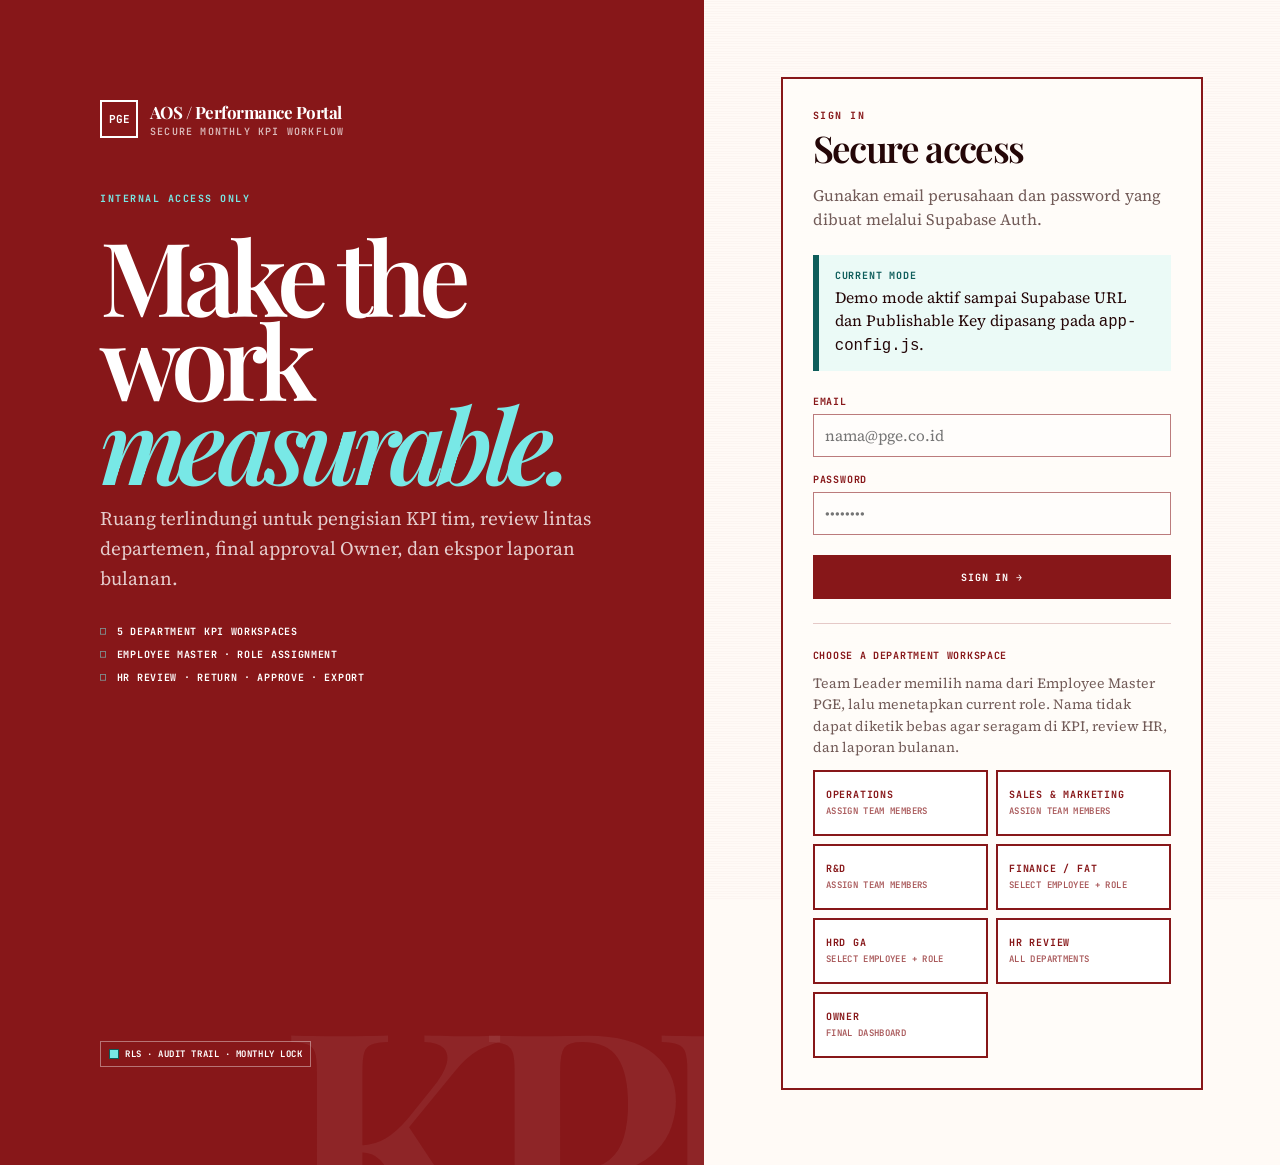
<file: login.html>
<!DOCTYPE html><html lang="id"><head><meta charset="UTF-8"><meta name="viewport" content="width=device-width, initial-scale=1.0"><link rel="preconnect" href="https://fonts.googleapis.com"><link rel="preconnect" href="https://fonts.gstatic.com" crossorigin><link href="https://fonts.googleapis.com/css2?family=JetBrains+Mono:wght@500;600;700&family=Playfair+Display:ital,wght@0,500;0,600;0,700;1,500;1,600&family=Source+Serif+4:opsz,wght@8..60,400;8..60,500;8..60,600;8..60,700&display=swap" rel="stylesheet"><link rel="stylesheet" href="performance.css"><script src="app-config.js"></script><title>PGE AOS — Secure KPI Login</title></head><body><main class="login-shell"><section class="login-left"><div><a class="brand" href="index.html"><span class="brand-mark" style="border-color:#fff;color:#fff">PGE</span><span><span class="brand-title">AOS / Performance Portal</span><span class="brand-sub" style="color:rgba(255,255,255,.7)">Secure Monthly KPI Workflow</span></span></a><div class="kicker" style="color:var(--aqua);margin-top:54px">Internal access only</div><h1>Make the work<br><em style="color:var(--aqua)">measurable.</em></h1><p>Ruang terlindungi untuk pengisian KPI tim, review lintas departemen, final approval Owner, dan ekspor laporan bulanan.</p><div class="login-list"><span>5 department KPI workspaces</span><span>Employee Master · role assignment</span><span>HR review · return · approve · export</span></div></div><div><span class="pill" style="border-color:rgba(255,255,255,.4);background:transparent;color:#fff"><span style="display:none"></span>RLS · audit trail · monthly lock</span></div></section><section class="login-right"><form class="login-card" id="login-form"><div class="kicker">Sign in</div><h2>Secure access</h2><p>Gunakan email perusahaan dan password yang dibuat melalui Supabase Auth.</p><div class="notice" id="login-mode"><strong>Current mode</strong>Demo mode aktif sampai Supabase URL dan Publishable Key dipasang pada <code>app-config.js</code>.</div><div class="field"><label>Email</label><input id="login-email" type="email" autocomplete="email" placeholder="nama@pge.co.id" required></div><div class="field"><label>Password</label><input id="login-password" type="password" autocomplete="current-password" placeholder="••••••••" required></div><button class="primary-btn" type="submit">Sign in →</button><div class="demo-actions"><span>Choose a department workspace</span><p class="demo-note">Team Leader memilih nama dari Employee Master PGE, lalu menetapkan current role. Nama tidak dapat diketik bebas agar seragam di KPI, review HR, dan laporan bulanan.</p><div class="demo-access-grid"><button type="button" class="secondary-btn demo-role" data-demo-user="ops_leader"><b>Operations</b><small>Assign team members</small></button><button type="button" class="secondary-btn demo-role" data-demo-user="sm_leader"><b>Sales &amp; Marketing</b><small>Assign team members</small></button><button type="button" class="secondary-btn demo-role" data-demo-user="rnd_leader"><b>R&amp;D</b><small>Assign team members</small></button><button type="button" class="secondary-btn demo-role" data-demo-user="fat_self"><b>Finance / FAT</b><small>Select employee + role</small></button><button type="button" class="secondary-btn demo-role" data-demo-user="hrd_self"><b>HRD GA</b><small>Select employee + role</small></button><button type="button" class="secondary-btn demo-role" data-demo-user="hr"><b>HR Review</b><small>All departments</small></button><button type="button" class="secondary-btn demo-role" data-demo-user="owner"><b>Owner</b><small>Final dashboard</small></button></div></div></form></section></main><div id="toast" class="toast"></div><script type="module">
import { isDemoMode, signIn, getCurrentUserContext, resolveLanding, setDemoIdentity, showToast } from './auth.js';
const mode = document.getElementById('login-mode');
if (!isDemoMode) mode.innerHTML = '<strong>Live mode</strong>Supabase Auth aktif. Akun Anda diarahkan berdasarkan role keamanan.';
document.getElementById('login-form').addEventListener('submit', async event => {
  event.preventDefault();
  try {
    await signIn(document.getElementById('login-email').value.trim(), document.getElementById('login-password').value);
    const context = await getCurrentUserContext();
    window.location.replace(resolveLanding(context.roles));
  } catch (error) {
    showToast(error.message || 'Login gagal.');
  }
});
document.querySelectorAll('[data-demo-user]').forEach(button => button.addEventListener('click', () => {
  setDemoIdentity(button.dataset.demoUser);
  const key = button.dataset.demoUser;
  window.location.href = key === 'hr' ? 'review.html' : key === 'owner' ? 'owner-dashboard.html' : 'team-dashboard.html';
}));
</script></body></html>
</file>
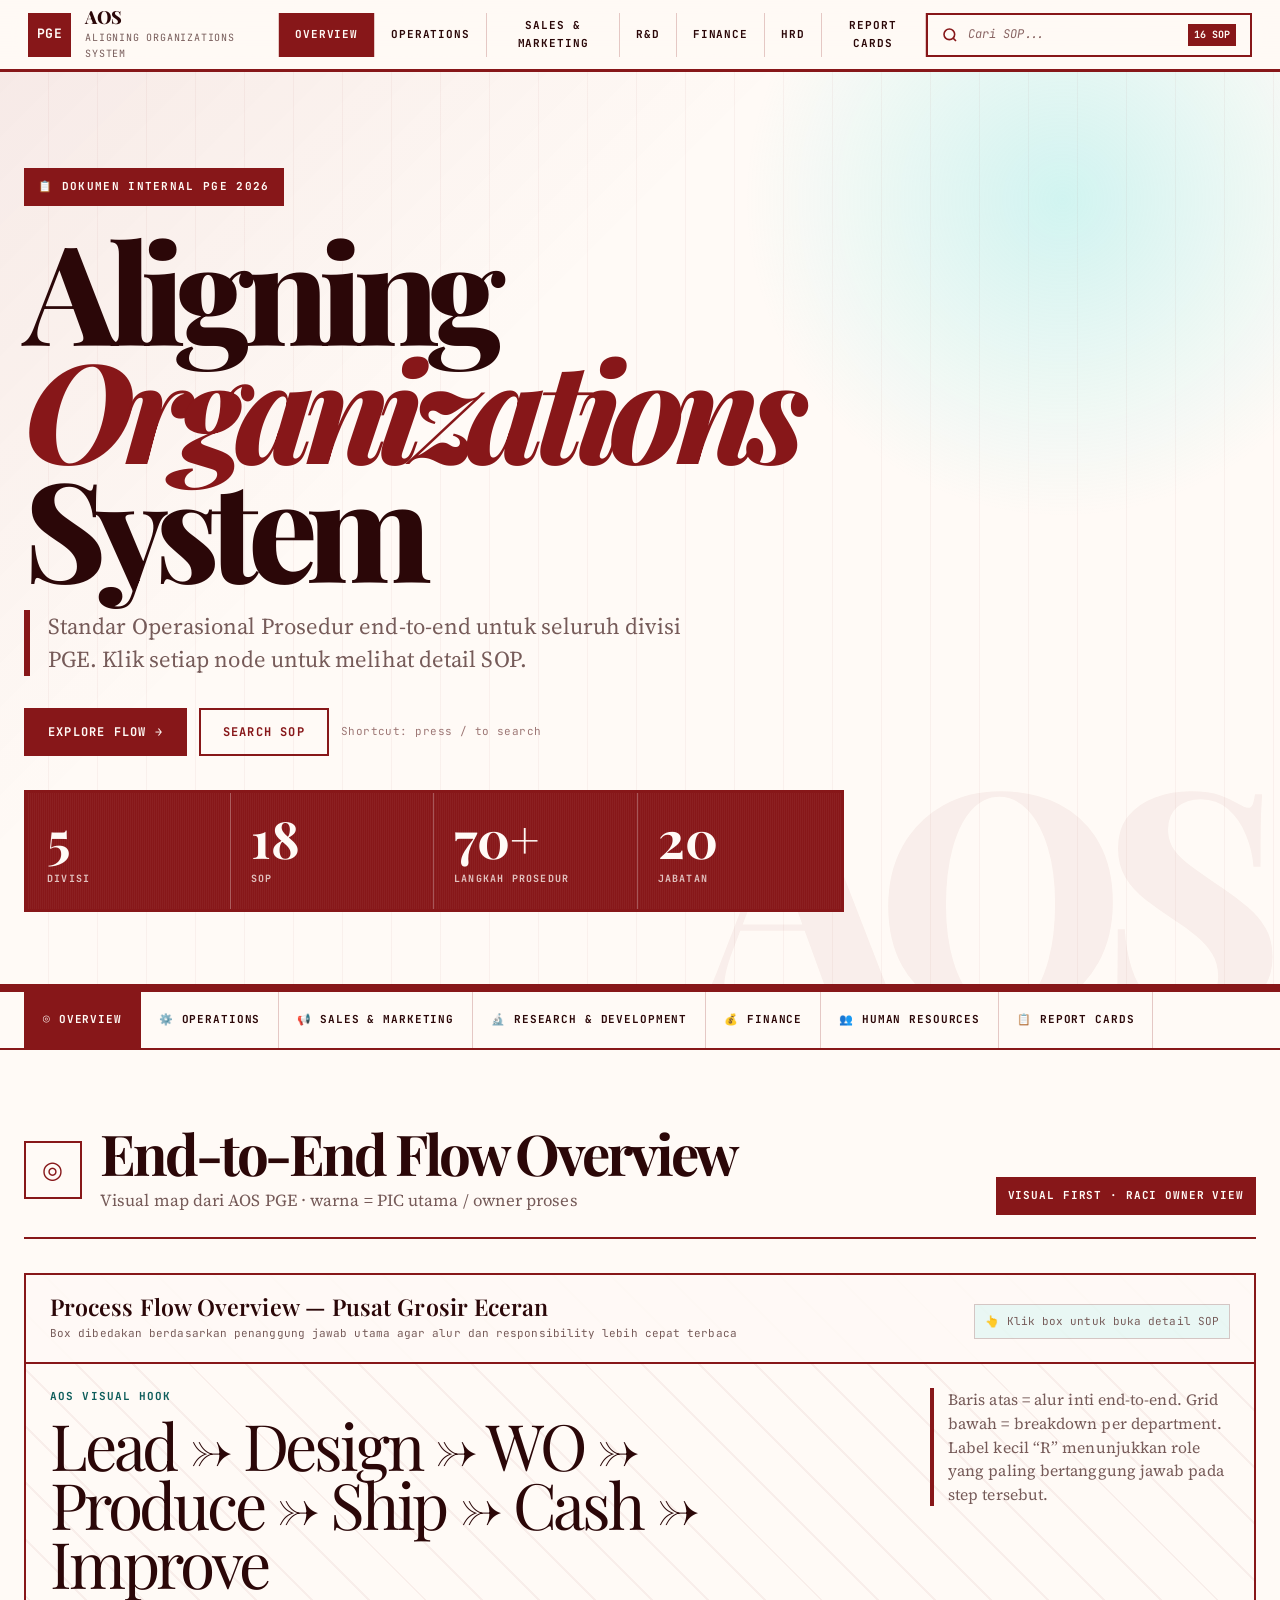
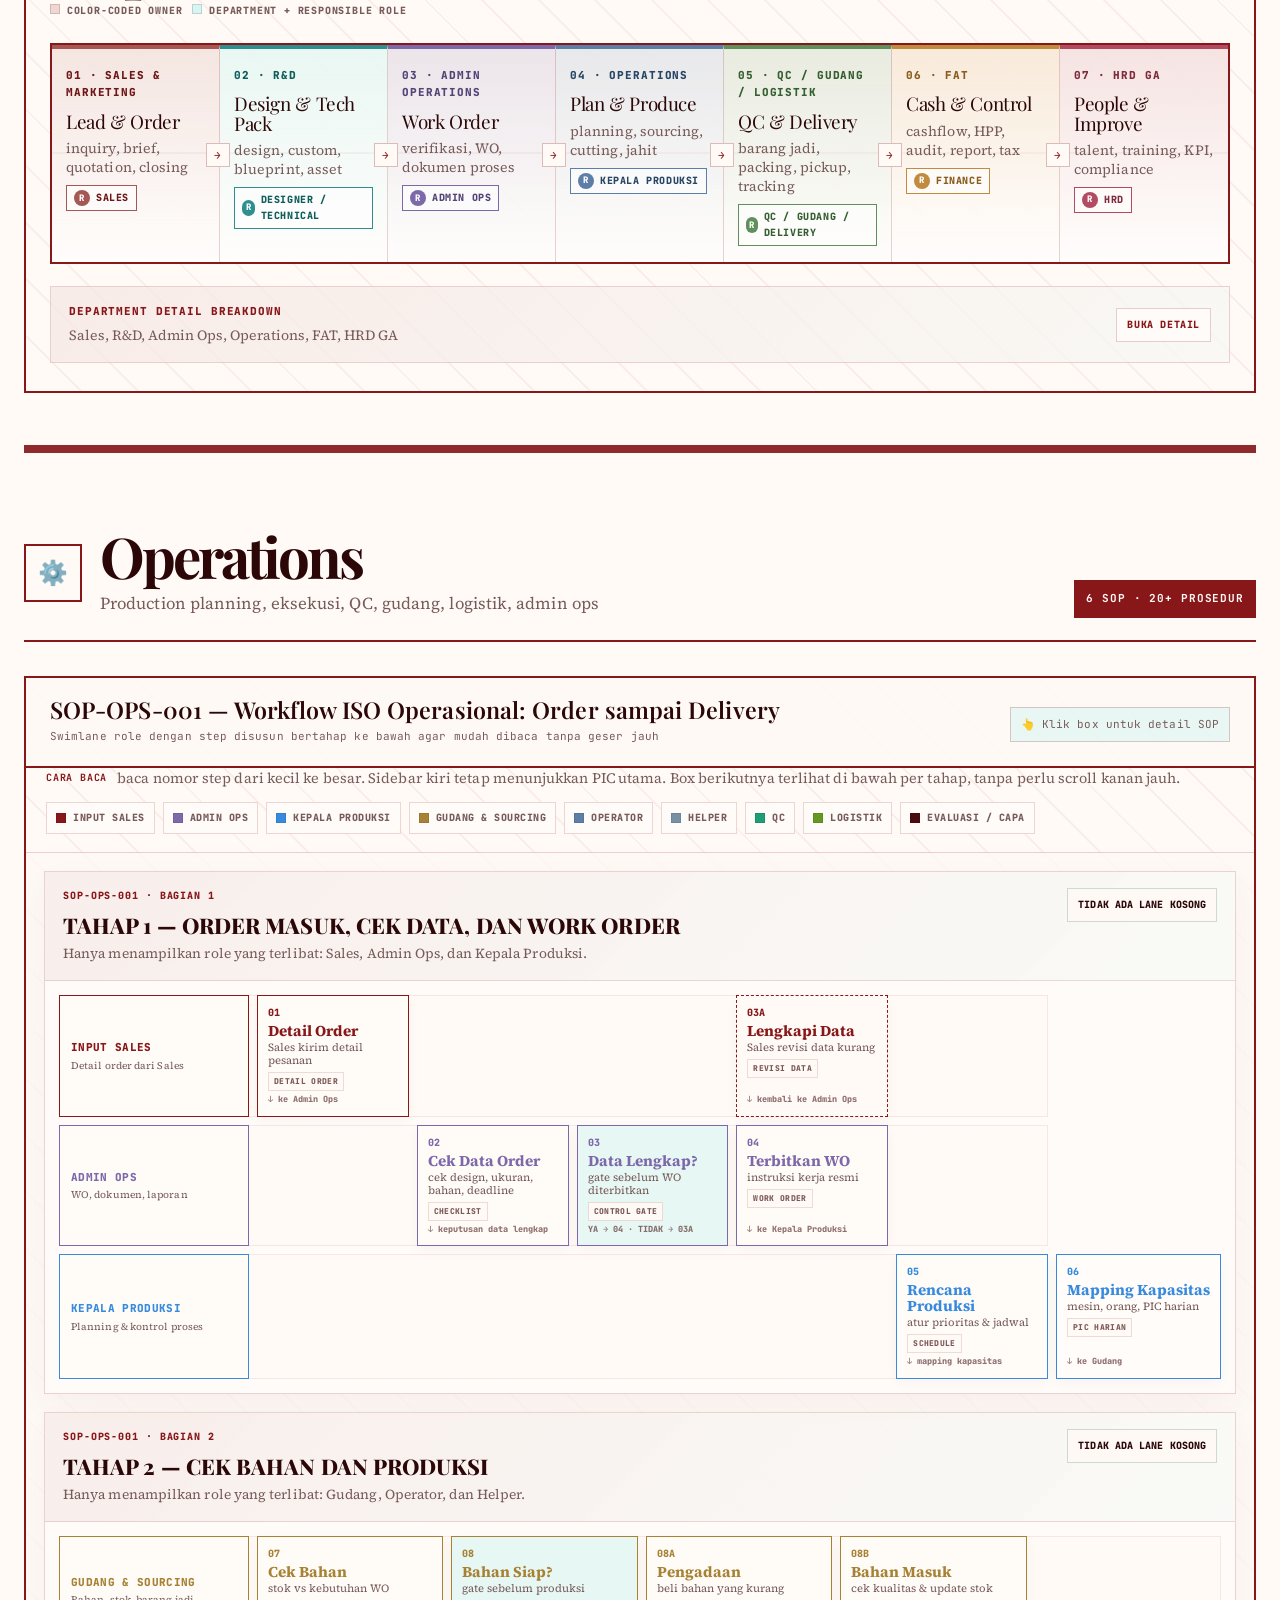
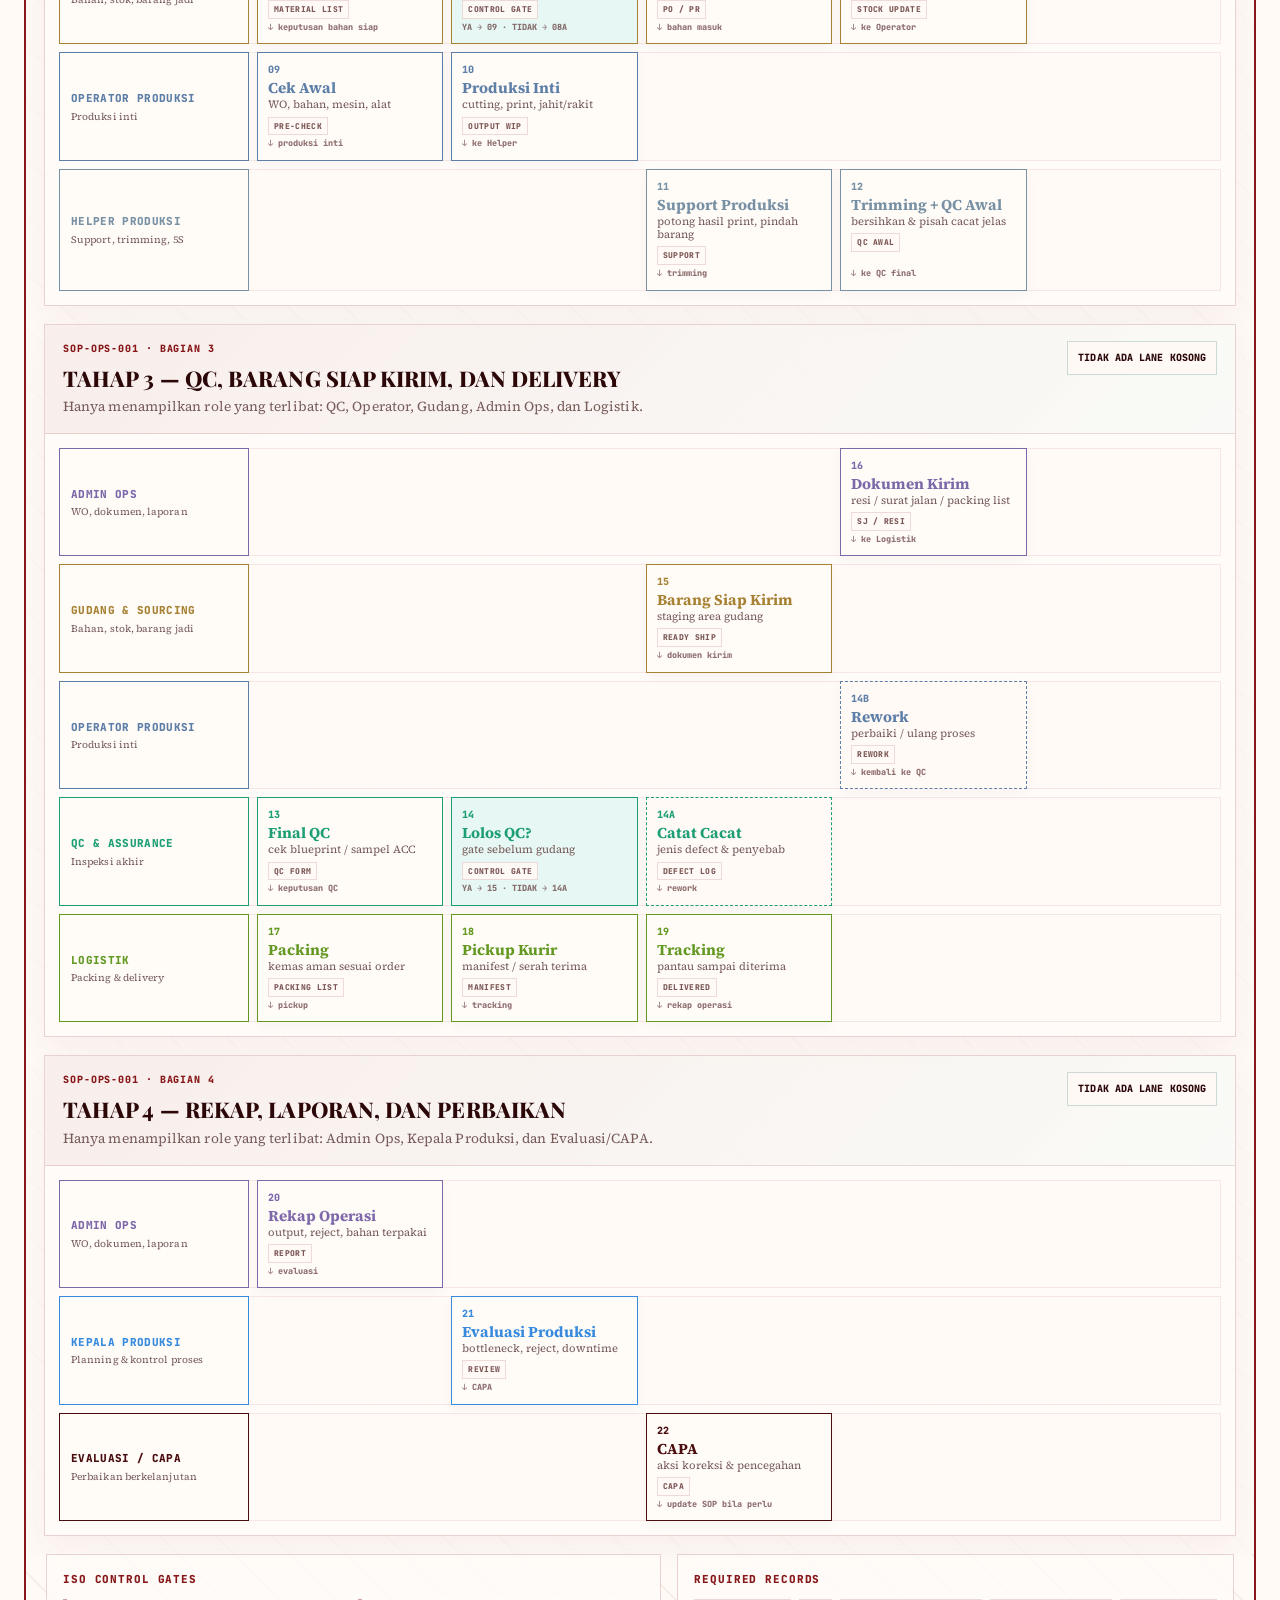
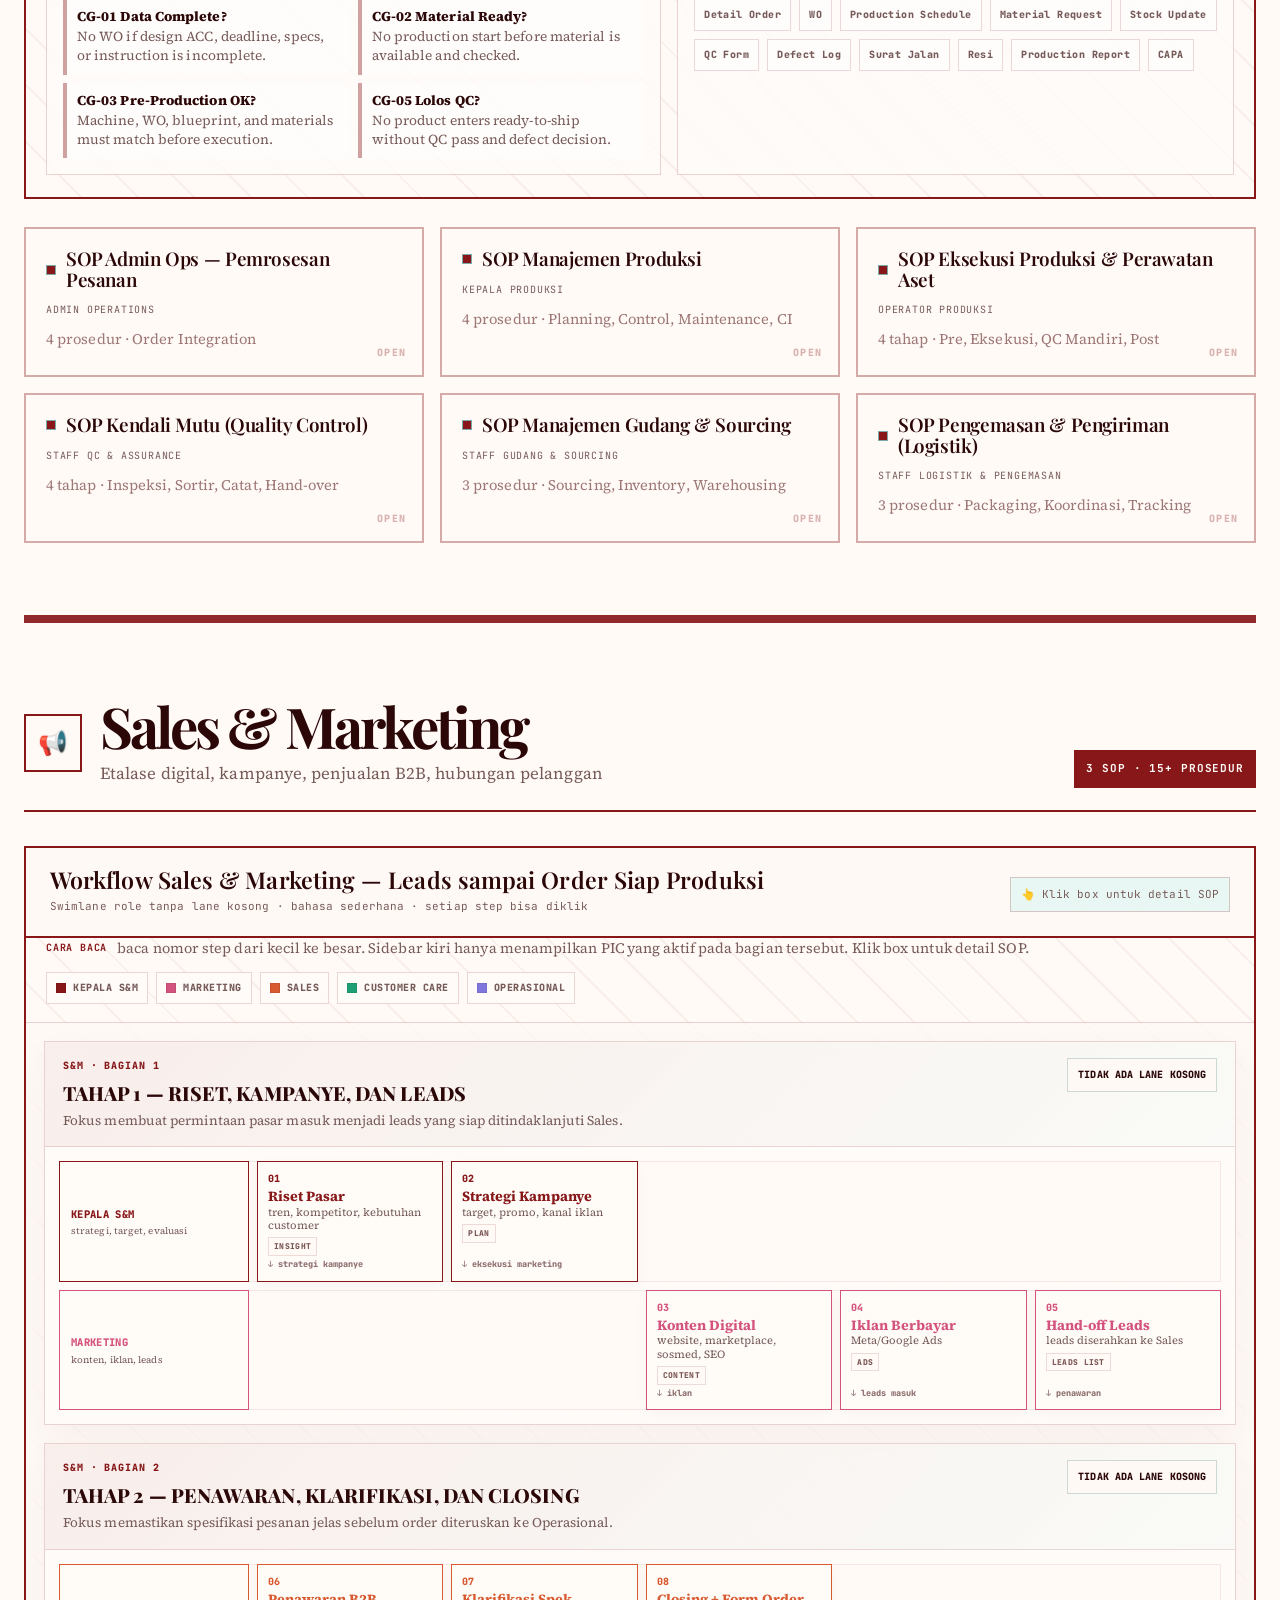
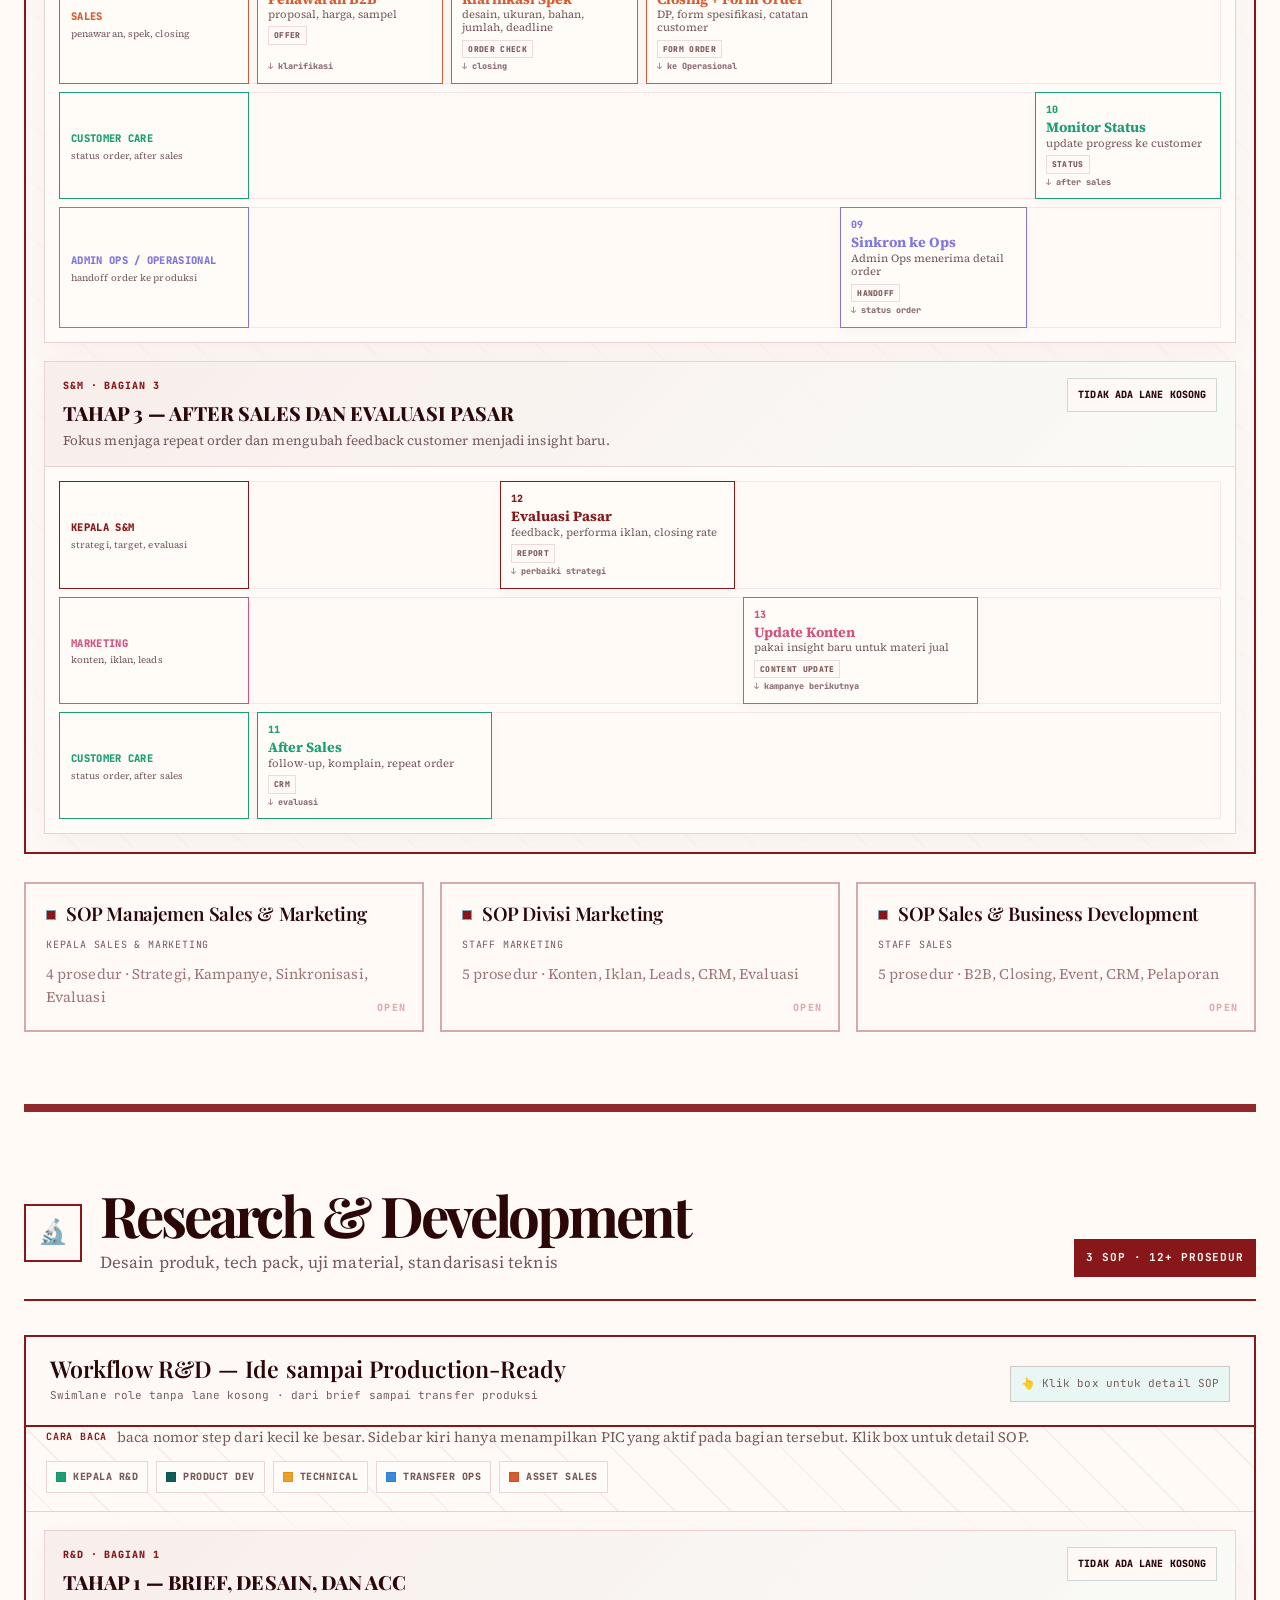
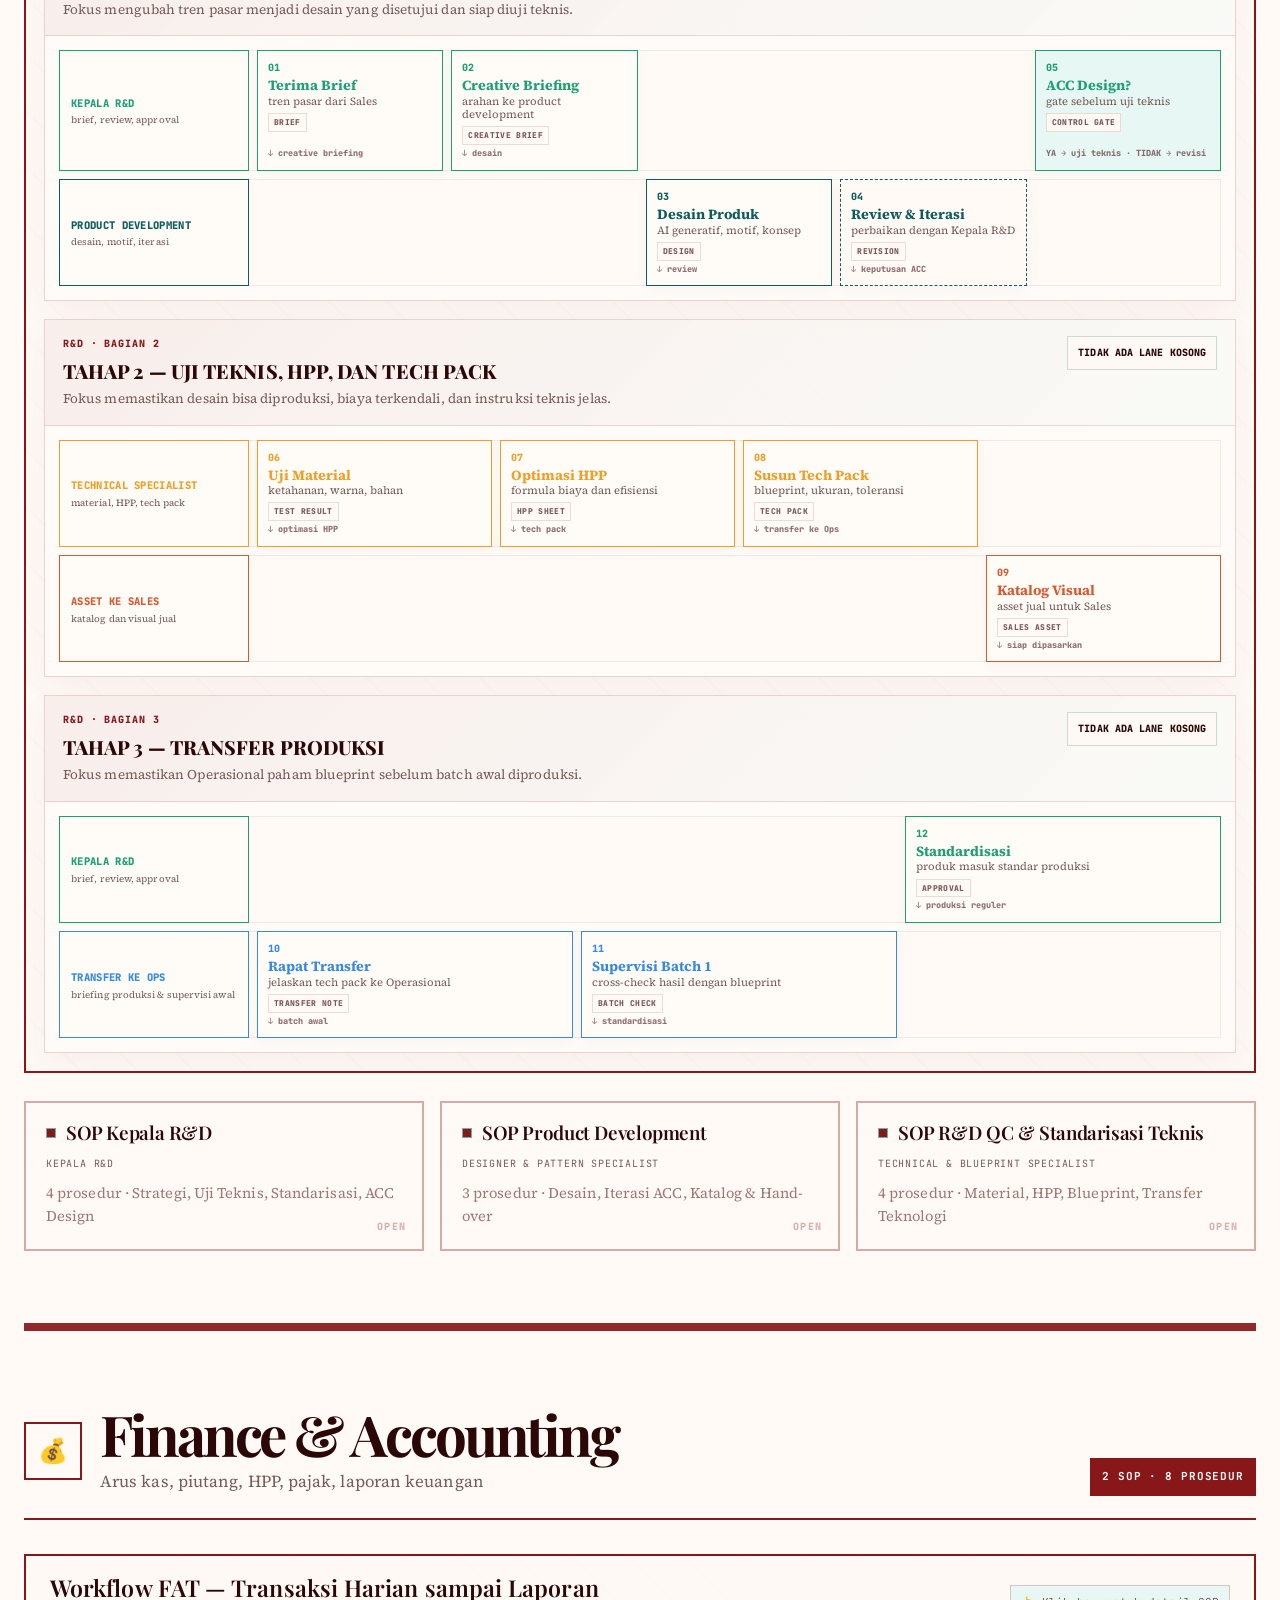
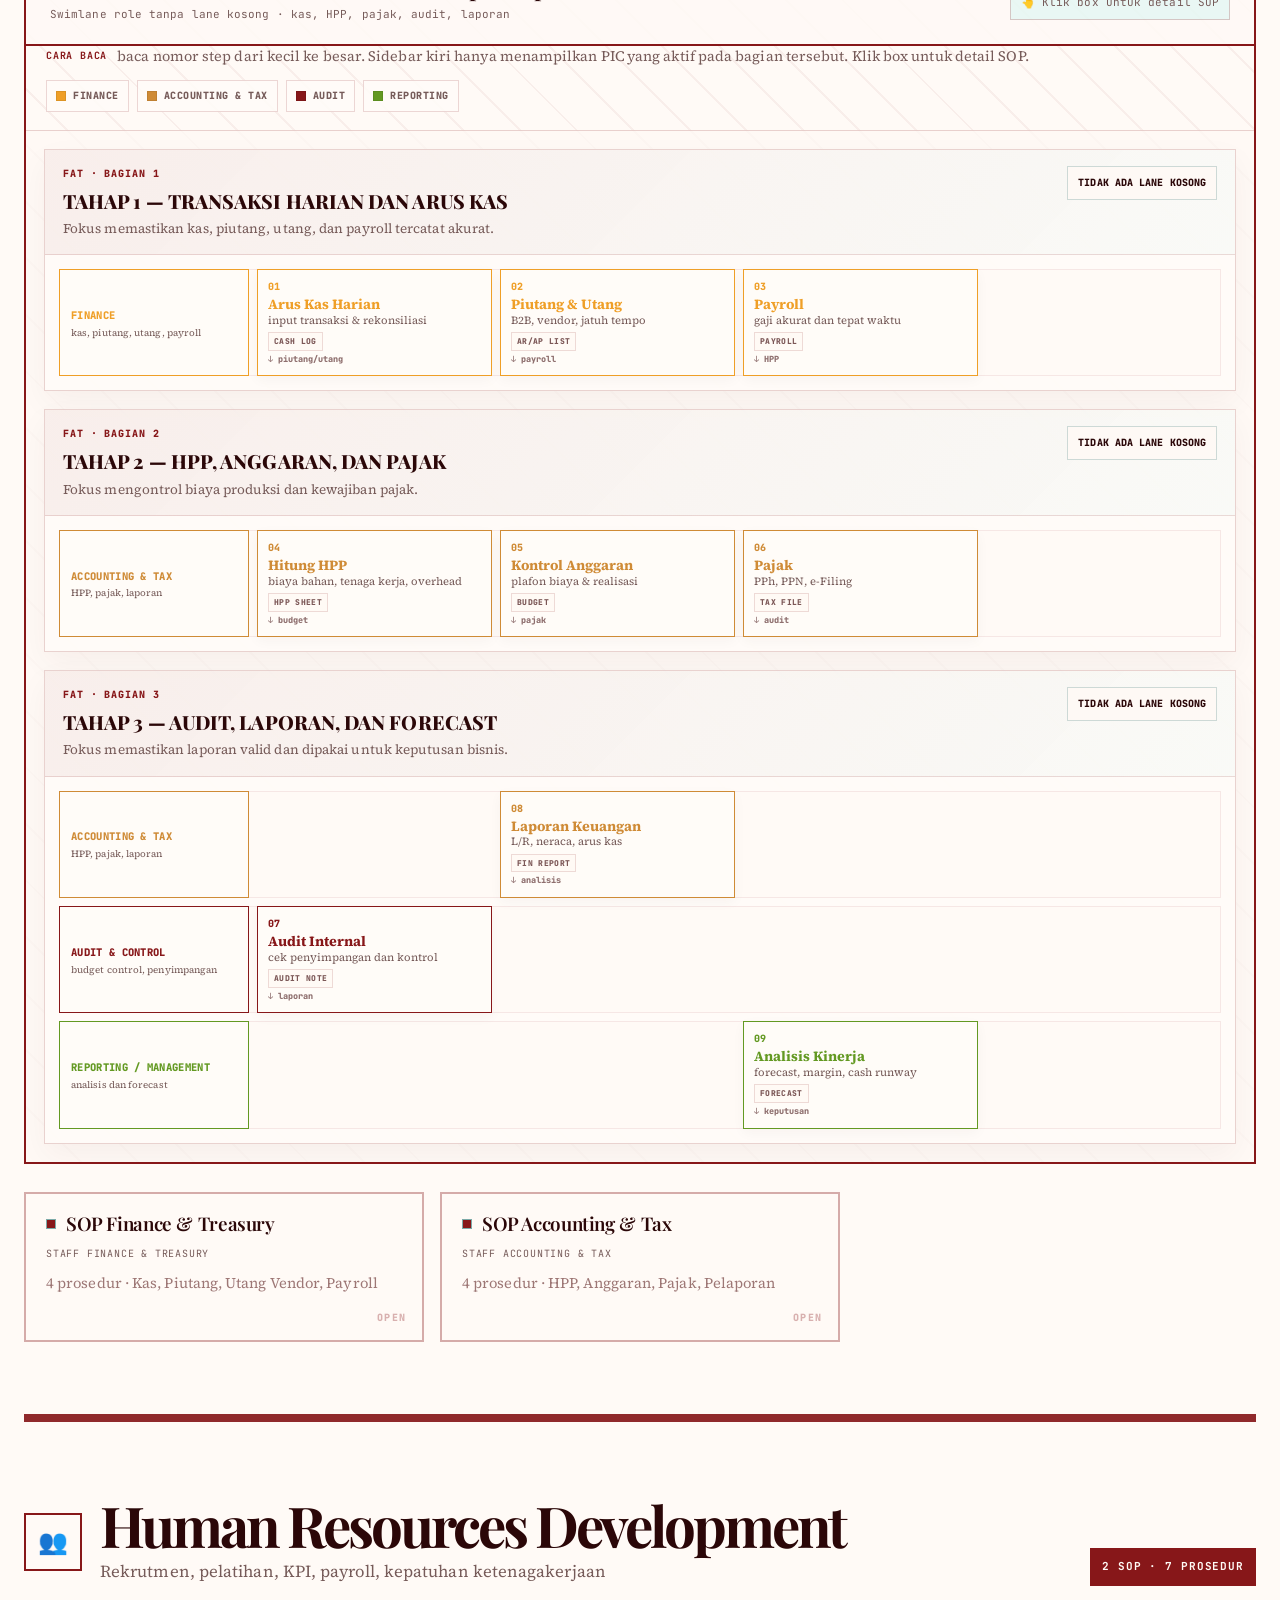
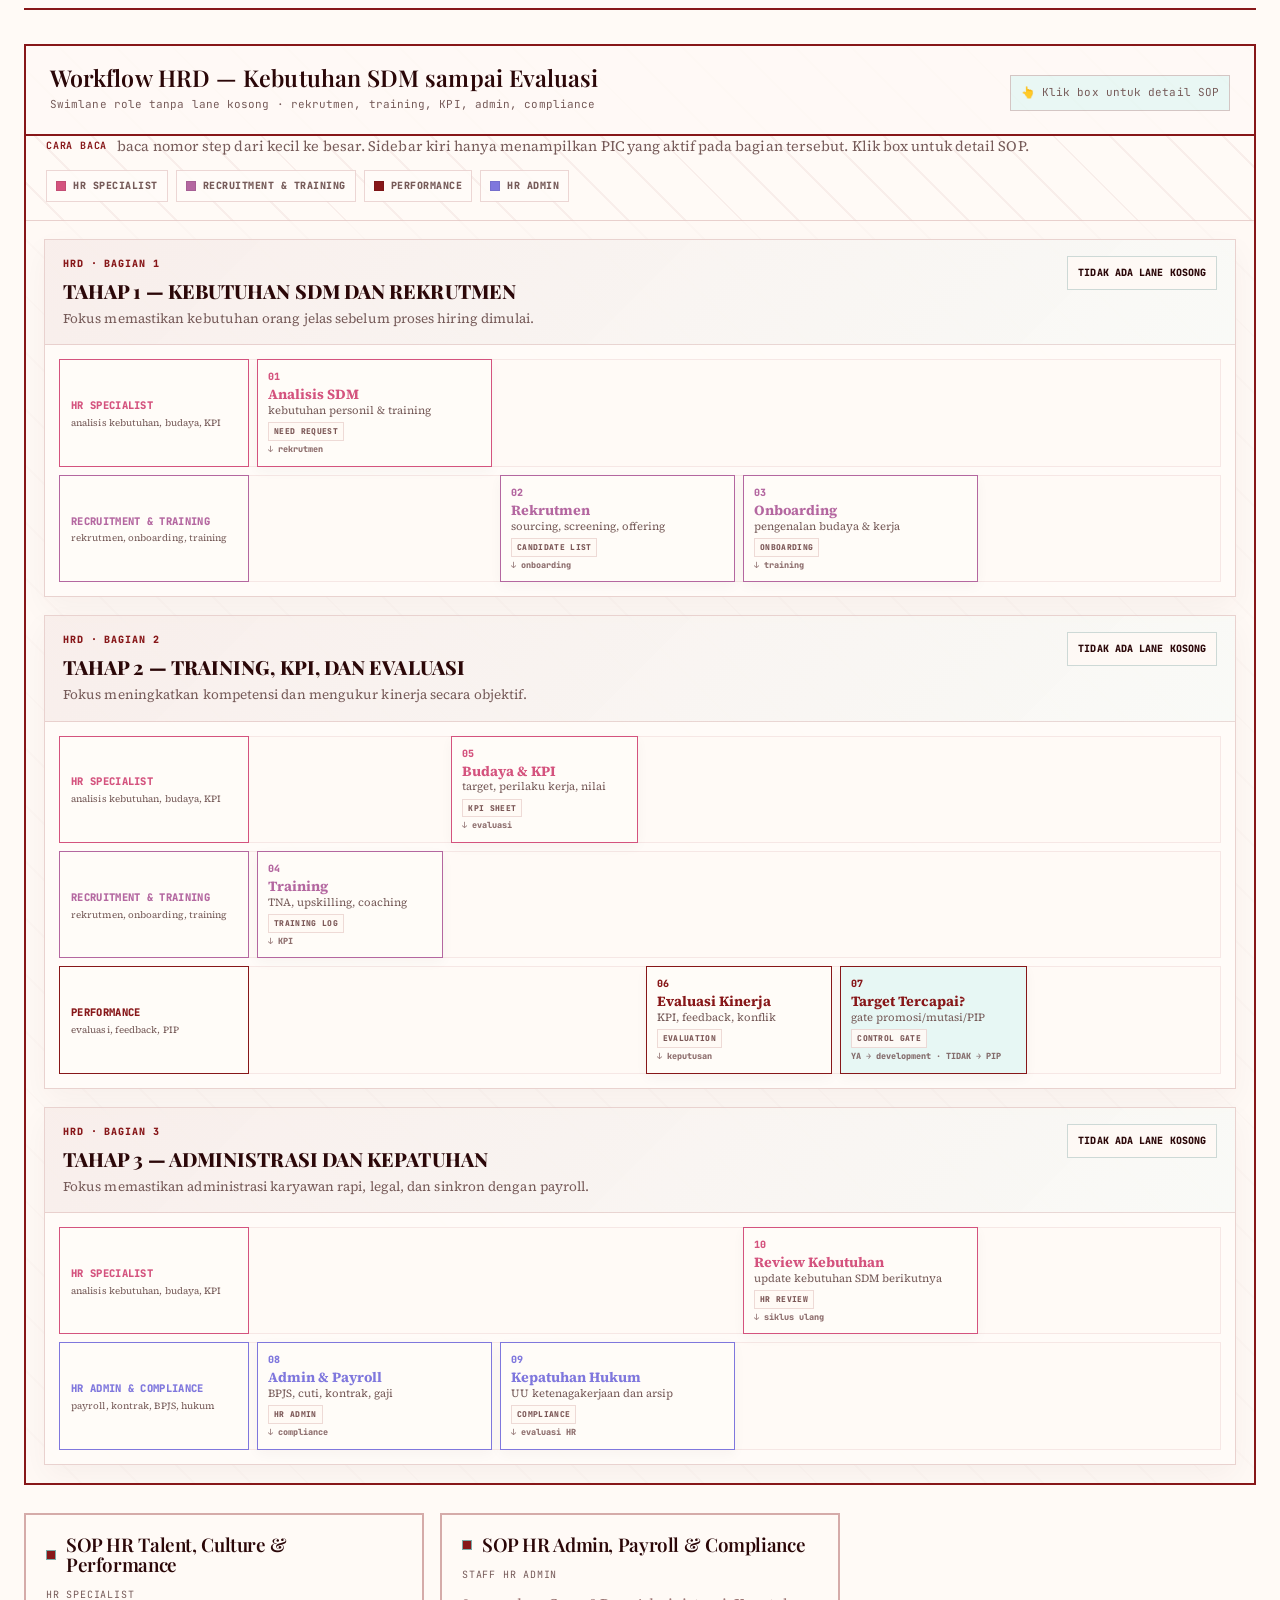
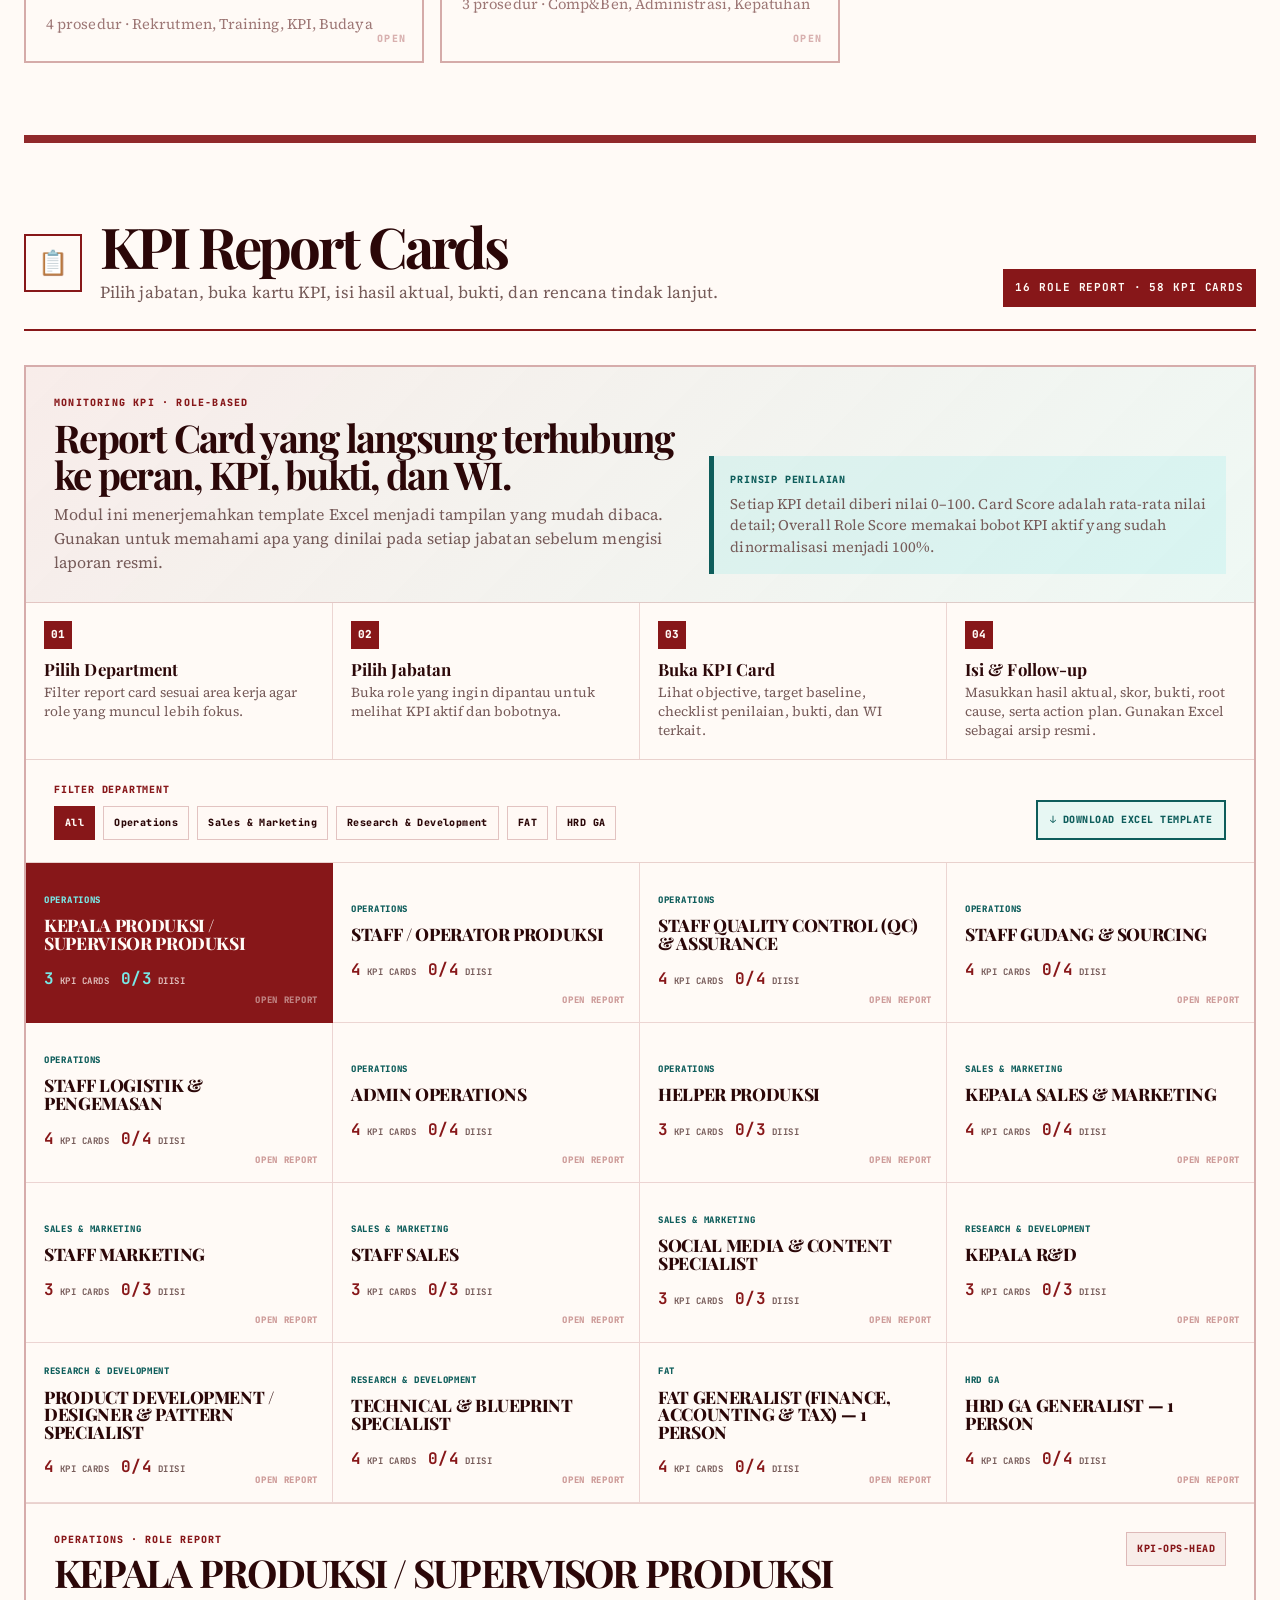
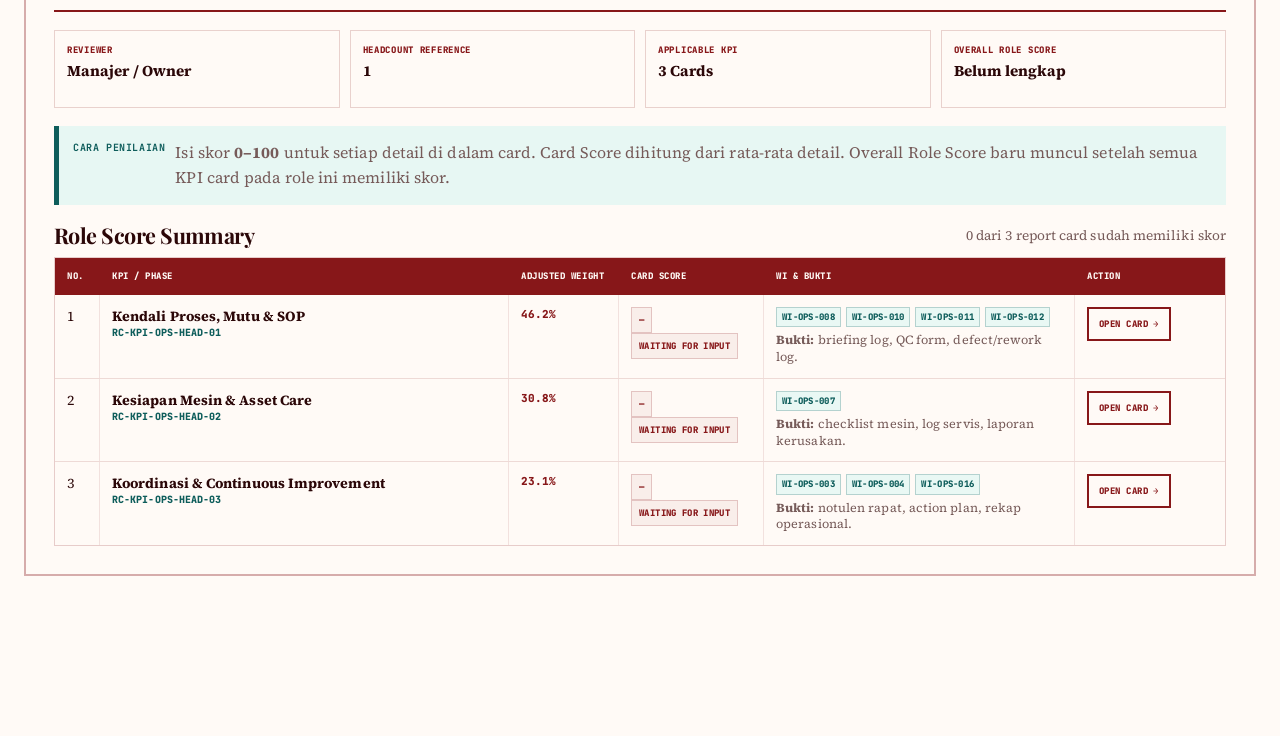
<file: pge-index-kpi-report-cards-module.html>
<!DOCTYPE html>

<html lang="id">
<head>
<meta charset="utf-8"/>
<meta content="width=device-width, initial-scale=1.0" name="viewport"/>
<title>PGE — Aligning Organizations System</title>
<link href="https://fonts.googleapis.com" rel="preconnect"/>
<link crossorigin="" href="https://fonts.gstatic.com" rel="preconnect"/>
<link href="https://fonts.googleapis.com/css2?family=JetBrains+Mono:wght@500;700&amp;family=Playfair+Display:wght@600;700;800&amp;family=Source+Serif+4:wght@400;500;600;700&amp;display=swap" rel="stylesheet"/>
<style>
:root {
  --bg: #0d0e12;
  --bg2: #13151c;
  --bg3: #1a1d27;
  --border: rgba(255,255,255,0.08);
  --border2: rgba(255,255,255,0.14);
  --text: #e8e6de;
  --muted: #8a8880;
  --hint: #5a5856;

  --purple: #7f77dd;
  --purple-bg: rgba(127,119,221,0.1);
  --purple-border: rgba(127,119,221,0.3);

  --teal: #1d9e75;
  --teal-bg: rgba(29,158,117,0.1);
  --teal-border: rgba(29,158,117,0.3);

  --blue: #378add;
  --blue-bg: rgba(55,138,221,0.1);
  --blue-border: rgba(55,138,221,0.3);

  --amber: #ef9f27;
  --amber-bg: rgba(239,159,39,0.1);
  --amber-border: rgba(239,159,39,0.3);

  --green: #639922;
  --green-bg: rgba(99,153,34,0.1);
  --green-border: rgba(99,153,34,0.3);

  --coral: #d85a30;
  --coral-bg: rgba(216,90,48,0.1);
  --coral-border: rgba(216,90,48,0.3);

  --pink: #d4537e;
  --pink-bg: rgba(212,83,126,0.1);
  --pink-border: rgba(212,83,126,0.3);

  --red: #e24b4a;
  --red-bg: rgba(226,75,74,0.08);
  --red-border: rgba(226,75,74,0.3);
}
*{box-sizing:border-box;margin:0;padding:0}
html{scroll-behavior:smooth}
body{background:var(--bg);color:var(--text);font-family:'Inter',system-ui,sans-serif;font-size:15px;line-height:1.6}
a{color:var(--blue);text-decoration:none}

/* NAV */
nav{position:fixed;top:0;left:0;right:0;z-index:100;background:rgba(13,14,18,0.92);backdrop-filter:blur(12px);border-bottom:1px solid var(--border);height:56px;display:flex;align-items:center;padding:0 24px;gap:0;justify-content:space-between}
.nav-brand{display:flex;align-items:center;gap:10px}
.nav-logo{width:28px;height:28px;background:var(--purple);border-radius:6px;display:flex;align-items:center;justify-content:center;font-size:12px;font-weight:700;color:#fff;letter-spacing:-.5px}
.nav-name{font-weight:600;font-size:14px;letter-spacing:.02em}
.nav-sub{font-size:11px;color:var(--muted);margin-left:4px}
.nav-links{display:flex;gap:4px}
.nav-link{padding:5px 12px;border-radius:6px;font-size:13px;color:var(--muted);cursor:pointer;transition:all .15s;border:none;background:none}
.nav-link:hover,.nav-link.active{background:var(--bg3);color:var(--text)}
.nav-search{display:flex;align-items:center;gap:8px;background:var(--bg3);border:1px solid var(--border);border-radius:8px;padding:5px 12px;font-size:13px;color:var(--muted)}
.nav-search input{background:none;border:none;outline:none;color:var(--text);font-size:13px;width:180px}
.nav-search input::placeholder{color:var(--hint)}

/* HERO */
.hero{margin-top:56px;padding:80px 24px 60px;text-align:center;border-bottom:1px solid var(--border);position:relative;overflow:hidden}
.hero::before{content:'';position:absolute;top:0;left:50%;transform:translateX(-50%);width:600px;height:300px;background:radial-gradient(ellipse at center,rgba(127,119,221,0.12) 0%,transparent 70%);pointer-events:none}
.hero-badge{display:inline-flex;align-items:center;gap:6px;background:var(--purple-bg);border:1px solid var(--purple-border);border-radius:20px;padding:4px 12px;font-size:11px;color:var(--purple);font-weight:500;letter-spacing:.06em;text-transform:uppercase;margin-bottom:20px}
.hero h1{font-size:48px;font-weight:700;letter-spacing:-.03em;line-height:1.1;margin-bottom:12px}
.hero h1 span{color:var(--purple)}
.hero p{font-size:17px;color:var(--muted);max-width:520px;margin:0 auto 32px;line-height:1.6}
.hero-stats{display:flex;justify-content:center;gap:32px;flex-wrap:wrap}
.hero-stat{text-align:center}
.hero-stat .n{font-size:28px;font-weight:700;color:var(--text)}
.hero-stat .l{font-size:12px;color:var(--muted);text-transform:uppercase;letter-spacing:.06em;margin-top:2px}

/* SECTION TABS */
.section-nav{position:sticky;top:56px;z-index:90;background:var(--bg);border-bottom:1px solid var(--border);padding:0 24px;display:flex;gap:0;overflow-x:auto}
.section-nav::-webkit-scrollbar{display:none}
.sec-tab{padding:14px 18px;font-size:13px;font-weight:500;color:var(--muted);cursor:pointer;border-bottom:2px solid transparent;white-space:nowrap;transition:all .15s;border-radius:0}
.sec-tab:hover{color:var(--text)}
.sec-tab.active{color:var(--text);border-bottom-color:var(--purple)}

/* MAIN */
main{max-width:1200px;margin:0 auto;padding:0 24px 80px}

/* SECTION */
.sop-section{padding:48px 0 0;border-bottom:1px solid var(--border);scroll-margin-top:112px}
.sop-section:last-child{border-bottom:none}
.sec-header{display:flex;align-items:flex-start;justify-content:space-between;gap:16px;margin-bottom:32px}
.sec-title{display:flex;align-items:center;gap:12px}
.sec-icon{width:40px;height:40px;border-radius:10px;display:flex;align-items:center;justify-content:center;font-size:18px}
.sec-name{font-size:22px;font-weight:700;letter-spacing:-.02em}
.sec-sub{font-size:13px;color:var(--muted);margin-top:2px}
.sec-badge{background:var(--bg3);border:1px solid var(--border);border-radius:6px;padding:3px 8px;font-size:11px;color:var(--muted);white-space:nowrap}

/* FLOW CARD */
.flow-card{background:var(--bg2);border:1px solid var(--border);border-radius:14px;overflow:hidden;margin-bottom:20px}
.flow-card-header{padding:14px 20px;border-bottom:1px solid var(--border);display:flex;align-items:center;justify-content:space-between}
.flow-card-title{font-size:14px;font-weight:600}
.flow-card-meta{font-size:11px;color:var(--muted)}
.flow-hint{font-size:11px;color:var(--hint);display:flex;align-items:center;gap:5px}

/* SVG FLOW */
.flow-svg-wrap{overflow-x:auto;padding:20px}
.flow-svg-wrap::-webkit-scrollbar{height:4px}
.flow-svg-wrap::-webkit-scrollbar-track{background:var(--bg3)}
.flow-svg-wrap::-webkit-scrollbar-thumb{background:var(--border2);border-radius:2px}
.flow-svg-wrap svg{min-width:600px}

/* SVG NODES */
.fnode{cursor:pointer;transition:opacity .15s}
.fnode:hover{opacity:.85}
.fnode rect,.fnode polygon,.fnode ellipse{transition:filter .15s}
.fnode:hover rect,.fnode:hover polygon,.fnode:hover ellipse{filter:brightness(1.15)}

/* DETAIL PANEL */
.detail-overlay{display:none;position:fixed;inset:0;z-index:200;background:rgba(0,0,0,.5);backdrop-filter:blur(4px)}
.detail-overlay.open{display:block}
.detail-drawer{position:fixed;right:0;top:0;bottom:0;width:420px;max-width:100vw;background:var(--bg2);border-left:1px solid var(--border2);z-index:201;overflow-y:auto;transform:translateX(100%);transition:transform .25s cubic-bezier(.4,0,.2,1)}
.detail-overlay.open .detail-drawer{transform:translateX(0)}
.drawer-header{padding:20px 20px 16px;border-bottom:1px solid var(--border);position:sticky;top:0;background:var(--bg2);z-index:1}
.drawer-close{float:right;background:var(--bg3);border:1px solid var(--border);border-radius:6px;padding:4px 10px;color:var(--muted);cursor:pointer;font-size:13px;transition:all .15s}
.drawer-close:hover{color:var(--text);border-color:var(--border2)}
.drawer-div{font-size:10px;color:var(--muted);text-transform:uppercase;letter-spacing:.08em;margin-bottom:4px}
.drawer-title{font-size:16px;font-weight:700;color:var(--text);padding-right:60px}
.drawer-purpose{margin:0 20px 16px;padding:12px 14px;background:var(--bg3);border-radius:8px;font-size:12px;color:var(--muted);line-height:1.6;border-left:3px solid var(--purple)}
.drawer-steps{padding:0 20px 24px}
.drawer-steps-title{font-size:11px;font-weight:600;text-transform:uppercase;letter-spacing:.08em;color:var(--muted);margin-bottom:12px}
.step-item{display:flex;gap:12px;align-items:flex-start;margin-bottom:10px}
.step-num{width:22px;height:22px;border-radius:50%;background:var(--bg3);border:1px solid var(--border2);display:flex;align-items:center;justify-content:center;font-size:10px;font-weight:700;color:var(--muted);flex-shrink:0;margin-top:1px}
.step-text{font-size:13px;color:var(--text);line-height:1.5}
.drawer-note{margin:0 20px 20px;padding:10px 14px;background:var(--amber-bg);border:1px solid var(--amber-border);border-radius:8px;font-size:12px;color:var(--amber);line-height:1.5}

/* SOP GRID */
.sop-grid{display:grid;grid-template-columns:repeat(auto-fill,minmax(280px,1fr));gap:12px;margin-bottom:32px}
.sop-card{background:var(--bg3);border:1px solid var(--border);border-radius:10px;padding:16px;cursor:pointer;transition:all .15s}
.sop-card:hover{border-color:var(--border2);background:var(--bg2)}
.sop-card-header{display:flex;align-items:center;gap:10px;margin-bottom:10px}
.sop-card-dot{width:8px;height:8px;border-radius:50%;flex-shrink:0}
.sop-card-title{font-size:13px;font-weight:600;line-height:1.3}
.sop-card-role{font-size:11px;color:var(--muted);margin-bottom:8px}
.sop-card-steps{font-size:11px;color:var(--hint)}

/* LEGEND */
.legend-row{display:flex;gap:14px;flex-wrap:wrap;margin-bottom:24px}
.leg{display:flex;align-items:center;gap:6px;font-size:11px;color:var(--muted)}
.leg-dot{width:10px;height:10px;border-radius:2px;flex-shrink:0}
.leg-diamond{width:10px;height:10px;background:var(--amber-bg);border:1px solid var(--amber-border);transform:rotate(45deg);flex-shrink:0}

/* RESPONSIVE */
@media(max-width:700px){
  .hero h1{font-size:32px}
  .nav-links{display:none}
  .detail-drawer{width:100vw}
  .sec-header{flex-direction:column}
}


/* ═══════════════════════════════════════════════════════════
   PGE Editorial Wine UI Refresh
   Palette anchor: #871719 | Complement: #78E8E6
   This layer preserves the original HTML, SVG, SOP content, and JS data.
   ═══════════════════════════════════════════════════════════ */
:root{
  --wine:#871719;
  --wine-rgb:135,23,25;
  --wine-dark:#2b0708;
  --wine-ink:#3c090b;
  --wine-soft:#f5e7e3;
  --wine-line:rgba(135,23,25,.22);
  --complement:#78E8E6;
  --complement-rgb:120,232,230;
  --teal-ink:#0e5d5b;
  --cream:#fffaf6;
  --paper:#f8efe9;
  --paper-2:#fff5ef;
  --paper-3:#f1ddd4;
  --black:#180304;
  --bg:var(--cream);
  --bg2:var(--paper-2);
  --bg3:var(--paper);
  --border:rgba(var(--wine-rgb),.18);
  --border2:rgba(var(--wine-rgb),.42);
  --text:var(--wine-dark);
  --muted:#765b59;
  --hint:#9d7775;
  --purple:var(--wine);
  --purple-bg:rgba(var(--wine-rgb),.075);
  --purple-border:rgba(var(--wine-rgb),.34);
  --blue:var(--teal-ink);
  --blue-bg:rgba(var(--complement-rgb),.22);
  --blue-border:rgba(14,93,91,.34);
  --teal:var(--teal-ink);
  --teal-bg:rgba(var(--complement-rgb),.18);
  --teal-border:rgba(14,93,91,.32);
  --amber:var(--wine);
  --amber-bg:rgba(var(--wine-rgb),.075);
  --amber-border:rgba(var(--wine-rgb),.28);
  --green:var(--teal-ink);
  --green-bg:rgba(var(--complement-rgb),.18);
  --green-border:rgba(14,93,91,.32);
  --coral:var(--wine);
  --coral-bg:rgba(var(--wine-rgb),.08);
  --coral-border:rgba(var(--wine-rgb),.3);
  --pink:var(--wine);
  --pink-bg:rgba(var(--wine-rgb),.075);
  --pink-border:rgba(var(--wine-rgb),.3);
  --red:#a52124;
  --red-bg:rgba(165,33,36,.08);
  --red-border:rgba(165,33,36,.3);
}
*{border-radius:0!important}
html{scroll-padding-top:132px}
body{
  color:var(--text);
  background:var(--cream);
  font-family:'Source Serif 4',Georgia,serif;
  font-size:16px;
  letter-spacing:.005em;
  overflow-x:hidden;
}
body::before,
body::after{
  content:'';
  position:fixed;
  inset:0;
  pointer-events:none;
  z-index:-1;
}
body::before{
  background-image:
    repeating-linear-gradient(0deg,transparent,transparent 1px,rgba(var(--wine-rgb),.22) 1px,rgba(var(--wine-rgb),.22) 2px),
    linear-gradient(90deg,rgba(var(--wine-rgb),.04) 1px,transparent 1px),
    linear-gradient(rgba(var(--wine-rgb),.04) 1px,transparent 1px);
  background-size:100% 5px,42px 42px,42px 42px;
  opacity:.11;
}
body::after{
  background-image:url("data:image/svg+xml,%3Csvg viewBox='0 0 256 256' xmlns='http://www.w3.org/2000/svg'%3E%3Cfilter id='noise'%3E%3CfeTurbulence type='fractalNoise' baseFrequency='0.9' numOctaves='4' stitchTiles='stitch'/%3E%3C/filter%3E%3Crect width='100%25' height='100%25' filter='url(%23noise)' opacity='.45'/%3E%3C/svg%3E");
  opacity:.045;
  mix-blend-mode:multiply;
}
::selection{background:var(--wine);color:var(--cream)}
button,input,.sop-card,.sec-tab,.fnode{font:inherit}
button,.sop-card,.sec-tab,.fnode{touch-action:manipulation}
button:focus-visible,input:focus-visible,.sop-card:focus-visible,.sec-tab:focus-visible,.nav-link:focus-visible,.fnode:focus-visible{
  outline:3px solid var(--wine)!important;
  outline-offset:3px;
}
.skip-link{
  position:fixed;
  top:10px;
  left:10px;
  z-index:999;
  transform:translateY(-150%);
  background:var(--wine);
  color:var(--cream);
  border:2px solid var(--wine);
  padding:10px 14px;
  font-family:'JetBrains Mono',monospace;
  font-size:12px;
  text-transform:uppercase;
  letter-spacing:.08em;
}
.skip-link:focus{transform:translateY(0)}
#scroll-progress{
  position:fixed;
  inset:0 auto auto 0;
  height:4px;
  width:0%;
  background:linear-gradient(90deg,var(--wine),var(--complement));
  z-index:1000;
  transition:width 80ms linear;
}
nav{
  height:72px;
  padding:0 28px;
  background:rgba(255,250,246,.9);
  border-bottom:3px solid var(--wine);
  backdrop-filter:blur(16px) saturate(140%);
  box-shadow:none;
}
.nav-brand{gap:14px;min-width:250px}
.nav-logo{
  width:44px;
  height:44px;
  background:var(--wine);
  color:var(--cream);
  border:2px solid var(--wine);
  font-family:'JetBrains Mono',monospace;
  font-size:13px;
  letter-spacing:.02em;
}
.nav-name{
  display:block;
  color:var(--wine-dark);
  font-family:'Playfair Display',Georgia,serif;
  font-weight:800;
  font-size:18px;
  letter-spacing:-.02em;
  line-height:1;
}
.nav-sub{
  display:block;
  margin:4px 0 0;
  color:var(--muted);
  font-family:'JetBrains Mono',monospace;
  font-size:10px;
  text-transform:uppercase;
  letter-spacing:.08em;
}
.nav-links{gap:0;border-left:1px solid var(--wine-line);border-right:1px solid var(--wine-line)}
.nav-link{
  min-height:44px;
  padding:0 16px;
  color:var(--wine-dark);
  border:0;
  border-left:1px solid var(--wine-line);
  background:transparent;
  font-family:'JetBrains Mono',monospace;
  font-size:11px;
  font-weight:700;
  text-transform:uppercase;
  letter-spacing:.08em;
  transition:background 100ms linear,color 100ms linear;
}
.nav-link:first-child{border-left:0}
.nav-link:hover,.nav-link.active{background:var(--wine);color:var(--cream)}
.nav-search{
  position:relative;
  min-height:44px;
  gap:10px;
  padding:0 14px;
  background:transparent;
  color:var(--wine);
  border:2px solid var(--wine);
}
.nav-search svg{width:16px;height:16px;stroke-width:2.4px}
.nav-search input{
  width:210px;
  color:var(--wine-dark);
  font-family:'JetBrains Mono',monospace;
  font-size:12px;
}
.nav-search input::placeholder{color:#8a6664;font-style:italic}
.search-count{
  font-family:'JetBrains Mono',monospace;
  font-size:10px;
  font-weight:700;
  color:var(--cream);
  background:var(--wine);
  padding:3px 6px;
  white-space:nowrap;
}
.hero{
  margin-top:72px;
  min-height:calc(100vh - 72px);
  display:flex;
  flex-direction:column;
  justify-content:center;
  text-align:left;
  padding:96px max(24px,calc((100vw - 1280px)/2 + 24px)) 72px;
  border-bottom:8px solid var(--wine);
  background:
    radial-gradient(circle at 83% 14%,rgba(var(--complement-rgb),.34),transparent 24%),
    linear-gradient(135deg,rgba(var(--wine-rgb),.07),transparent 36%),
    var(--cream);
}
.hero::before{
  inset:0;
  width:auto;
  height:auto;
  transform:none;
  background-image:repeating-linear-gradient(90deg,transparent,transparent 48px,rgba(var(--wine-rgb),.13) 48px,rgba(var(--wine-rgb),.13) 49px);
  opacity:.34;
}
.hero::after{
  content:'AOS';
  position:absolute;
  right:max(20px,calc((100vw - 1280px)/2));
  bottom:-.18em;
  color:rgba(var(--wine-rgb),.05);
  font-family:'Playfair Display',Georgia,serif;
  font-size:clamp(8rem,24vw,24rem);
  font-weight:800;
  letter-spacing:-.08em;
  line-height:1;
  pointer-events:none;
}
.hero>*{position:relative;z-index:1}
.hero-badge{
  align-self:flex-start;
  background:var(--wine);
  color:var(--cream);
  border:2px solid var(--wine);
  padding:8px 12px;
  font-family:'JetBrains Mono',monospace;
  font-size:11px;
  font-weight:700;
  letter-spacing:.12em;
  margin-bottom:24px;
}
.hero h1{
  max-width:1000px;
  font-family:'Playfair Display',Georgia,serif;
  font-size:clamp(4rem,10.8vw,9.8rem);
  font-weight:800;
  letter-spacing:-.075em;
  line-height:.86;
  margin:0 0 24px;
  color:var(--wine-dark);
}
.hero h1 span{color:var(--wine);font-style:italic}
.hero p{
  max-width:680px;
  margin:0 0 30px;
  color:var(--muted);
  font-size:clamp(1.1rem,2vw,1.42rem);
  line-height:1.45;
  border-left:6px solid var(--wine);
  padding-left:18px;
}
.hero-actions{
  display:flex;
  align-items:center;
  gap:12px;
  flex-wrap:wrap;
  margin:2px 0 34px;
}
.hero-btn{
  min-height:48px;
  padding:0 22px;
  border:2px solid var(--wine);
  background:var(--wine);
  color:var(--cream);
  cursor:pointer;
  font-family:'JetBrains Mono',monospace;
  font-size:12px;
  font-weight:700;
  text-transform:uppercase;
  letter-spacing:.1em;
  transition:background 100ms linear,color 100ms linear,transform 100ms linear;
}
.hero-btn.secondary{background:transparent;color:var(--wine)}
.hero-btn:hover{background:var(--cream);color:var(--wine);transform:translate(-2px,-2px)}
.hero-btn.secondary:hover{background:var(--wine);color:var(--cream)}
.hero-shortcut{
  color:var(--hint);
  font-family:'JetBrains Mono',monospace;
  font-size:11px;
  letter-spacing:.04em;
}
.hero-stats{
  display:grid;
  grid-template-columns:repeat(4,minmax(120px,1fr));
  gap:0;
  max-width:820px;
  justify-content:stretch;
  background:var(--wine);
  color:var(--cream);
  border:3px solid var(--wine);
  position:relative;
  overflow:hidden;
}
.hero-stats::before{
  content:'';
  position:absolute;
  inset:0;
  background-image:repeating-linear-gradient(90deg,transparent,transparent 1px,rgba(255,255,255,.42) 1px,rgba(255,255,255,.42) 2px);
  background-size:6px 100%;
  opacity:.09;
}
.hero-stat{padding:22px 20px;text-align:left;border-right:1px solid rgba(255,255,255,.28);position:relative;z-index:1}
.hero-stat:last-child{border-right:0}
.hero-stat .n{font-family:'Playfair Display',Georgia,serif;font-size:clamp(2.4rem,4vw,4.2rem);line-height:.9;color:var(--cream)}
.hero-stat .l{font-family:'JetBrains Mono',monospace;font-size:10px;font-weight:700;color:rgba(255,250,246,.75);letter-spacing:.12em;margin-top:10px}
.section-nav{
  top:72px;
  padding:0 max(24px,calc((100vw - 1280px)/2 + 24px));
  background:rgba(255,250,246,.92);
  border-bottom:2px solid var(--wine);
  backdrop-filter:blur(14px);
}
.sec-tab{
  min-height:56px;
  display:flex;
  align-items:center;
  color:var(--wine-dark);
  border-right:1px solid var(--wine-line);
  border-bottom:0;
  font-family:'JetBrains Mono',monospace;
  font-size:11px;
  font-weight:700;
  text-transform:uppercase;
  letter-spacing:.08em;
  transition:background 100ms linear,color 100ms linear;
}
.sec-tab:first-child{border-left:1px solid var(--wine-line)}
.sec-tab:hover,.sec-tab.active{background:var(--wine);color:var(--cream);border-bottom:0}
main{max-width:1280px;padding:0 24px 90px}
.sop-section{padding:76px 0 24px;border-bottom:8px solid rgba(var(--wine-rgb),.92);scroll-margin-top:140px;position:relative}
.sop-section:last-child{border-bottom:0}
.sec-header{align-items:flex-end;margin-bottom:34px;padding-bottom:22px;border-bottom:2px solid var(--wine)}
.sec-title{gap:18px}
.sec-icon{
  width:58px;
  height:58px;
  border:2px solid var(--wine)!important;
  background:var(--cream)!important;
  color:var(--wine);
  font-size:24px;
}
.sec-name{
  font-family:'Playfair Display',Georgia,serif;
  color:var(--wine-dark);
  font-size:clamp(2.2rem,4.4vw,4.2rem);
  line-height:.95;
  letter-spacing:-.055em;
}
.sec-sub{max-width:680px;color:var(--muted);font-size:1.05rem;margin-top:8px}
.sec-badge{
  background:var(--wine);
  color:var(--cream);
  border:2px solid var(--wine);
  padding:8px 10px;
  font-family:'JetBrains Mono',monospace;
  font-size:11px;
  font-weight:700;
  text-transform:uppercase;
  letter-spacing:.08em;
}
.flow-card{
  background:var(--cream);
  border:2px solid var(--wine);
  margin-bottom:28px;
  position:relative;
  overflow:hidden;
}
.flow-card::before{
  content:'';
  position:absolute;
  inset:0;
  pointer-events:none;
  background-image:repeating-linear-gradient(45deg,transparent,transparent 38px,rgba(var(--wine-rgb),.06) 38px,rgba(var(--wine-rgb),.06) 40px);
  opacity:.9;
}
.flow-card>*{position:relative;z-index:1}
.flow-card-header{padding:20px 24px;border-bottom:2px solid var(--wine);background:rgba(255,250,246,.88)}
.flow-card-title{font-family:'Playfair Display',Georgia,serif;font-size:1.45rem;line-height:1.05;color:var(--wine-dark)}
.flow-card-meta,.flow-hint{font-family:'JetBrains Mono',monospace;font-size:11px;color:var(--muted);margin-top:6px}
.flow-hint{padding:8px 10px;border:1px solid var(--wine-line);background:rgba(var(--complement-rgb),.16);white-space:nowrap}
.flow-svg-wrap{padding:24px;background:rgba(255,255,255,.4)}
.flow-svg-wrap::-webkit-scrollbar{height:10px}
.flow-svg-wrap::-webkit-scrollbar-track{background:rgba(var(--wine-rgb),.09)}
.flow-svg-wrap::-webkit-scrollbar-thumb{background:var(--wine)}
.flow-svg-wrap svg{background:rgba(255,250,246,.72);border:1px solid rgba(var(--wine-rgb),.16)}
.flow-svg-wrap svg>rect:not([width="1"]),
.flow-svg-wrap svg>rect[height="40"],
.flow-svg-wrap svg>rect[height="50"]{fill:rgba(var(--wine-rgb),.045)!important}
.flow-svg-wrap svg>rect[width="1"],
.flow-svg-wrap svg>rect[height="1"]{fill:rgba(var(--wine-rgb),.14)!important}
.flow-svg-wrap svg>text{fill:rgba(var(--wine-rgb),.78)!important;font-family:'JetBrains Mono',monospace!important;letter-spacing:.04em}
.flow-svg-wrap svg line,
.flow-svg-wrap svg path{stroke:rgba(var(--wine-rgb),.66)!important}
.flow-svg-wrap svg g.fnode rect,
.flow-svg-wrap svg g.fnode ellipse{
  fill:rgba(var(--wine-rgb),.055)!important;
  stroke:rgba(var(--wine-rgb),.42)!important;
  stroke-width:2px!important;
}
.flow-svg-wrap svg g.fnode polygon{
  fill:rgba(var(--complement-rgb),.22)!important;
  stroke:rgba(14,93,91,.55)!important;
  stroke-width:2px!important;
}
.flow-svg-wrap svg g.fnode text{fill:var(--wine-dark)!important;font-family:'JetBrains Mono',monospace!important;font-weight:700!important}
.fnode{transition:opacity 100ms linear,transform 100ms linear;transform-origin:center}
.fnode:hover,.fnode:focus{opacity:1;transform:translateY(-2px)}
.fnode:hover rect,.fnode:hover ellipse,.fnode:hover polygon,
.fnode:focus rect,.fnode:focus ellipse,.fnode:focus polygon{fill:var(--wine)!important;stroke:var(--wine)!important;filter:none!important}
.fnode:hover text,.fnode:focus text{fill:var(--cream)!important}
.legend-row{padding-top:0!important;gap:10px}
.leg{
  min-height:30px;
  padding:4px 8px;
  border:1px solid rgba(var(--wine-rgb),.18);
  background:rgba(255,250,246,.72);
  color:var(--muted);
  font-family:'JetBrains Mono',monospace;
  font-size:10px;
  font-weight:700;
  text-transform:uppercase;
  letter-spacing:.06em;
}
.leg-dot,.sop-card-dot{background:var(--wine)!important;border:1px solid rgba(var(--complement-rgb),.7);width:10px;height:10px}
.leg-diamond{background:rgba(var(--complement-rgb),.24);border-color:var(--teal-ink)}
.sop-grid{grid-template-columns:repeat(auto-fill,minmax(310px,1fr));gap:16px;margin-bottom:48px}
.sop-card{
  position:relative;
  background:rgba(255,250,246,.88);
  border:2px solid rgba(var(--wine-rgb),.35);
  padding:20px;
  min-height:150px;
  transition:background 100ms linear,color 100ms linear,border-color 100ms linear,transform 100ms linear;
}
.sop-card::before{
  content:'OPEN';
  position:absolute;
  right:16px;
  bottom:14px;
  color:rgba(var(--wine-rgb),.32);
  font-family:'JetBrains Mono',monospace;
  font-size:10px;
  font-weight:800;
  letter-spacing:.12em;
}
.sop-card:hover,.sop-card:focus-visible{
  background:var(--wine);
  color:var(--cream);
  border-color:var(--wine);
  transform:translate(-3px,-3px);
}
.sop-card:hover .sop-card-role,
.sop-card:hover .sop-card-steps,
.sop-card:focus-visible .sop-card-role,
.sop-card:focus-visible .sop-card-steps{color:rgba(255,250,246,.76)}
.sop-card:hover .sop-card-dot,
.sop-card:focus-visible .sop-card-dot{background:var(--complement)!important;border-color:var(--cream)}
.sop-card:hover::before,.sop-card:focus-visible::before{color:rgba(255,250,246,.35)}
.sop-card-title{font-family:'Playfair Display',Georgia,serif;font-size:1.18rem;line-height:1.08;letter-spacing:-.02em}
.sop-card-role{font-family:'JetBrains Mono',monospace;color:var(--muted);font-size:10px;text-transform:uppercase;letter-spacing:.08em;margin:12px 0 10px}
.sop-card-steps{color:var(--hint);font-size:.92rem}
.detail-overlay{background:rgba(43,7,8,.55);backdrop-filter:blur(8px)}
.detail-drawer{
  width:min(520px,100vw);
  background:var(--cream);
  border-left:4px solid var(--wine);
  box-shadow:none;
}
.drawer-header{
  padding:22px 24px 18px;
  border-bottom:3px solid var(--wine);
  background:var(--cream);
}
.drawer-actions{float:right;display:flex;gap:8px;margin-left:12px}
.drawer-close,.drawer-copy{
  min-height:38px;
  background:transparent;
  border:2px solid var(--wine);
  color:var(--wine);
  padding:0 12px;
  cursor:pointer;
  font-family:'JetBrains Mono',monospace;
  font-size:11px;
  font-weight:700;
  text-transform:uppercase;
  letter-spacing:.08em;
  transition:background 100ms linear,color 100ms linear;
}
.drawer-close:hover,.drawer-copy:hover{background:var(--wine);color:var(--cream);border-color:var(--wine)}
.drawer-div{clear:none;color:var(--teal-ink);font-family:'JetBrains Mono',monospace;font-weight:700;font-size:11px;letter-spacing:.12em;margin-bottom:10px;text-transform:uppercase}
.drawer-title{font-family:'Playfair Display',Georgia,serif;color:var(--wine-dark);font-size:clamp(1.6rem,4vw,2.4rem);line-height:1;letter-spacing:-.045em;padding-right:0;max-width:360px}
.drawer-purpose{
  margin:22px 24px 20px;
  padding:18px 20px;
  background:rgba(var(--complement-rgb),.15);
  border:2px solid var(--wine);
  border-left:8px solid var(--wine);
  color:var(--wine-dark);
  font-size:1rem;
  line-height:1.55;
}
.drawer-steps{padding:0 24px 32px}
.drawer-steps-title{font-family:'JetBrains Mono',monospace;color:var(--wine);font-size:11px;letter-spacing:.14em;margin-bottom:16px}
.step-item{gap:14px;margin-bottom:12px;padding-bottom:12px;border-bottom:1px solid rgba(var(--wine-rgb),.13)}
.step-num{
  width:30px;
  height:30px;
  background:var(--wine);
  border:2px solid var(--wine);
  color:var(--cream);
  font-family:'JetBrains Mono',monospace;
  font-size:11px;
}
.step-text{color:var(--wine-dark);font-size:1rem;line-height:1.5}
.drawer-note{
  margin:0 24px 24px;
  padding:16px 18px;
  background:var(--wine);
  border:2px solid var(--wine);
  color:var(--cream);
  font-size:.98rem;
}
.floating-top{
  position:fixed;
  right:18px;
  bottom:18px;
  z-index:130;
  width:48px;
  height:48px;
  border:2px solid var(--wine);
  background:var(--cream);
  color:var(--wine);
  cursor:pointer;
  font-family:'JetBrains Mono',monospace;
  font-size:18px;
  font-weight:800;
  transition:background 100ms linear,color 100ms linear,transform 100ms linear,opacity 100ms linear;
  opacity:0;
  pointer-events:none;
}
.floating-top.visible{opacity:1;pointer-events:auto}
.floating-top:hover{background:var(--wine);color:var(--cream);transform:translateY(-3px)}


/* OVERVIEW FLOW */
.e2e-intro{display:flex;align-items:flex-start;justify-content:space-between;gap:18px;margin-bottom:24px;flex-wrap:wrap}
.e2e-kicker{font-family:'JetBrains Mono',monospace;font-size:11px;font-weight:700;text-transform:uppercase;letter-spacing:.1em;color:var(--teal-ink);margin-bottom:10px}
.e2e-title{font-family:'Playfair Display',Georgia,serif;font-size:clamp(2.5rem,5vw,4.5rem);line-height:.92;letter-spacing:-.05em;color:var(--wine-dark);max-width:760px}
.e2e-note{max-width:300px;border-left:4px solid var(--wine);padding-left:14px;color:var(--muted);font-size:.98rem;line-height:1.5}
.e2e-chain{display:grid;grid-template-columns:repeat(7,minmax(120px,1fr));gap:0;border:2px solid var(--wine);background:rgba(255,250,246,.95);margin:0 0 22px;position:relative}
.e2e-chain::before{content:'';position:absolute;left:0;right:0;top:50%;height:1px;background:rgba(var(--wine-rgb),.14);transform:translateY(-50%)}
.e2e-node{position:relative;padding:18px 14px 16px;min-height:110px;border-right:1px solid rgba(var(--wine-rgb),.18);cursor:pointer;background:linear-gradient(180deg,rgba(255,255,255,.48),rgba(var(--wine-rgb),.02));transition:transform 100ms linear,background 100ms linear}
.e2e-node:last-child{border-right:0}
.e2e-node:hover{background:var(--wine);transform:translate(-2px,-2px)}
.e2e-node:hover .e2e-node-no,.e2e-node:hover .e2e-node-title,.e2e-node:hover .e2e-node-sub{color:var(--cream)}
.e2e-node::after{content:'→';position:absolute;right:-11px;top:50%;transform:translateY(-50%);width:22px;height:22px;display:flex;align-items:center;justify-content:center;background:var(--cream);border:1px solid rgba(var(--wine-rgb),.28);font-family:'JetBrains Mono',monospace;font-size:11px;font-weight:800;color:var(--wine);z-index:2}
.e2e-node:last-child::after{display:none}
.e2e-node-no{font-family:'JetBrains Mono',monospace;font-size:11px;font-weight:800;color:var(--wine);letter-spacing:.08em;margin-bottom:10px}
.e2e-node-title{font-family:'Playfair Display',Georgia,serif;font-size:1.18rem;line-height:1.02;letter-spacing:-.02em;color:var(--wine-dark);margin-bottom:8px}
.e2e-node-sub{font-size:.88rem;line-height:1.35;color:var(--muted)}
.e2e-grid{display:grid;grid-template-columns:repeat(5,minmax(0,1fr));gap:16px}
.e2e-col{border:2px solid var(--wine);background:rgba(255,250,246,.94);display:flex;flex-direction:column;position:relative;overflow:hidden}
.e2e-col::before{content:'';position:absolute;inset:0;background-image:repeating-linear-gradient(45deg,transparent,transparent 32px,rgba(var(--wine-rgb),.04) 32px,rgba(var(--wine-rgb),.04) 34px);pointer-events:none}
.e2e-col>*{position:relative;z-index:1}
.e2e-col-head{display:flex;align-items:center;justify-content:space-between;gap:10px;padding:14px 16px;border-bottom:2px solid currentColor;color:var(--wine-dark);font-family:'JetBrains Mono',monospace;font-size:12px;font-weight:800;text-transform:uppercase;letter-spacing:.08em}
.e2e-col-num{font-size:10px;color:inherit;opacity:.72}
.e2e-col.sm .e2e-col-head{background:rgba(var(--wine-rgb),.1);color:var(--wine)}
.e2e-col.ops .e2e-col-head{background:rgba(170,73,54,.12);color:#8f3c2c}
.e2e-col.rnd .e2e-col-head{background:rgba(120,232,230,.16);color:#0e5d5b}
.e2e-col.fin .e2e-col-head{background:rgba(207,139,54,.14);color:#8a5c1f}
.e2e-col.hrd .e2e-col-head{background:rgba(178,75,98,.1);color:#8f3d50}
.e2e-steps{display:flex;flex-direction:column;gap:12px;padding:14px}
.e2e-step{border:1px solid rgba(var(--wine-rgb),.2);background:rgba(255,255,255,.72);padding:12px 12px 11px;cursor:pointer;transition:transform 100ms linear,border-color 100ms linear,background 100ms linear}
.e2e-step:hover{transform:translate(-2px,-2px);border-color:var(--wine);background:rgba(255,250,246,.98)}
.e2e-step-no{font-family:'JetBrains Mono',monospace;font-size:10px;font-weight:800;letter-spacing:.08em;color:var(--hint);margin-bottom:6px}
.e2e-step-title{font-size:1rem;line-height:1.18;color:var(--wine-dark);font-weight:700;margin-bottom:4px}
.e2e-step-sub{font-size:.82rem;line-height:1.34;color:var(--muted)}
.e2e-legend{display:flex;gap:10px;flex-wrap:wrap;margin-top:18px}
.e2e-pill{padding:6px 8px;border:1px solid rgba(var(--wine-rgb),.18);background:rgba(255,250,246,.88);font-family:'JetBrains Mono',monospace;font-size:10px;font-weight:800;letter-spacing:.06em;text-transform:uppercase;color:var(--muted)}

.e2e-color-note{display:flex;gap:10px;align-items:center;flex-wrap:wrap;margin-top:10px}
.e2e-color-note .mini{font-family:'JetBrains Mono',monospace;font-size:10px;font-weight:800;letter-spacing:.08em;text-transform:uppercase;color:var(--muted)}
.e2e-dot{width:10px;height:10px;border-radius:999px;display:inline-block;border:1px solid rgba(0,0,0,.14)}
.e2e-node,.e2e-step{--dept-bg:rgba(var(--wine-rgb),.06);--dept-ink:var(--wine-dark);--dept-line:rgba(var(--wine-rgb),.22)}
.e2e-node{background:linear-gradient(180deg,var(--dept-bg),rgba(255,255,255,.7));border-top:4px solid var(--dept-line)}
.e2e-step{background:linear-gradient(180deg,var(--dept-bg),rgba(255,255,255,.78));border-left:6px solid var(--dept-line)}
.e2e-node:hover,.e2e-step:hover{border-color:var(--dept-line)}
.e2e-node-no,.e2e-step-no{color:var(--dept-ink)}
.e2e-node-r,.e2e-step-r{display:inline-flex;align-items:center;gap:6px;margin-top:8px;padding:4px 7px;border:1px solid var(--dept-line);background:rgba(255,255,255,.55);font-family:'JetBrains Mono',monospace;font-size:10px;font-weight:800;letter-spacing:.06em;color:var(--dept-ink);text-transform:uppercase}
.e2e-node-r::before,.e2e-step-r::before{content:'R';display:inline-flex;align-items:center;justify-content:center;width:16px;height:16px;border-radius:999px;background:var(--dept-line);color:#fff;font-size:9px;line-height:1}
.e2e-node.sales,.e2e-step.sales{--dept-bg:rgba(135,23,25,.09);--dept-line:#a55754;--dept-ink:#6e1618}
.e2e-node.rnd,.e2e-step.rnd{--dept-bg:rgba(120,232,230,.16);--dept-line:#2d908e;--dept-ink:#0e5d5b}
.e2e-node.admin,.e2e-step.admin{--dept-bg:rgba(126,110,173,.15);--dept-line:#7d68aa;--dept-ink:#534476}
.e2e-node.ops,.e2e-step.ops{--dept-bg:rgba(91,126,168,.14);--dept-line:#5d7ea7;--dept-ink:#274565}
.e2e-node.ship,.e2e-step.ship{--dept-bg:rgba(96,144,92,.14);--dept-line:#5f8f5a;--dept-ink:#355f31}
.e2e-node.fat,.e2e-step.fat{--dept-bg:rgba(207,139,54,.14);--dept-line:#c18b3f;--dept-ink:#8a5c1f}
.e2e-node.hrd,.e2e-step.hrd{--dept-bg:rgba(178,75,98,.13);--dept-line:#b24b62;--dept-ink:#7f2b3b}
.e2e-col.admin .e2e-col-head{background:rgba(126,110,173,.16);color:#534476}
.e2e-grid{grid-template-columns:repeat(6,minmax(0,1fr))}
.e2e-legend{display:grid;grid-template-columns:repeat(2,minmax(0,1fr));gap:10px;margin-top:18px}
.e2e-legend-item{display:flex;align-items:flex-start;gap:10px;padding:10px;border:1px solid rgba(var(--wine-rgb),.18);background:rgba(255,250,246,.88)}
.e2e-legend-swatch{width:16px;height:16px;margin-top:2px;border:1px solid rgba(0,0,0,.12);flex:0 0 auto}
.e2e-legend-text{font-size:.84rem;line-height:1.35;color:var(--muted)}
.e2e-legend-text strong{display:block;font-family:'JetBrains Mono',monospace;font-size:11px;letter-spacing:.06em;text-transform:uppercase;color:var(--wine-dark);margin-bottom:3px}
@media(max-width:1100px){.e2e-chain{grid-template-columns:repeat(2,minmax(0,1fr))}.e2e-node{min-height:100px;border-bottom:1px solid rgba(var(--wine-rgb),.18)}.e2e-node:nth-child(2n){border-right:0}.e2e-node::after{display:none}.e2e-grid{grid-template-columns:repeat(3,minmax(0,1fr))}.e2e-legend{grid-template-columns:1fr 1fr}}
@media(max-width:700px){.e2e-title{font-size:2.2rem}.e2e-note{max-width:none}.e2e-chain{grid-template-columns:1fr}.e2e-node{border-right:0;border-bottom:1px solid rgba(var(--wine-rgb),.18)}.e2e-grid{grid-template-columns:1fr}.e2e-col-head{font-size:11px}.e2e-legend{grid-template-columns:1fr}}

@media(max-width:1000px){
  nav{gap:14px}.nav-brand{min-width:auto}.nav-sub{display:none}.nav-search input{width:150px}.hero-stats{grid-template-columns:repeat(2,1fr);max-width:640px}.hero-stat:nth-child(2){border-right:0}.sec-header{align-items:flex-start;flex-direction:column}.flow-card-header{align-items:flex-start;flex-direction:column}.flow-hint{white-space:normal}
}
@media(max-width:700px){
  nav{height:auto;min-height:70px;padding:12px 14px;align-items:flex-start}.nav-links{display:none}.nav-search{margin-left:auto;max-width:52vw}.nav-search input{width:100%;min-width:0}.search-count{display:none}.hero{margin-top:70px;min-height:auto;padding:72px 20px 52px}.hero h1{font-size:clamp(3.5rem,18vw,6.4rem)}.hero p{font-size:1.05rem}.hero-actions{align-items:stretch}.hero-btn{width:100%;justify-content:center}.hero-stats{grid-template-columns:1fr}.hero-stat{border-right:0;border-bottom:1px solid rgba(255,255,255,.25)}.hero-stat:last-child{border-bottom:0}.section-nav{top:70px;padding:0}.sec-tab{min-height:48px;padding:0 14px;font-size:10px}.sop-section{padding-top:56px;scroll-margin-top:118px}.sec-icon{width:48px;height:48px}.sec-name{font-size:2.35rem}.sop-grid{grid-template-columns:1fr}.drawer-actions{float:none;margin:0 0 16px}.drawer-title{max-width:none}.detail-drawer{width:100vw}.drawer-purpose,.drawer-steps,.drawer-note{margin-left:18px;margin-right:18px}.flow-svg-wrap{padding:14px}
}
@media(prefers-reduced-motion:reduce){
  *,*::before,*::after{scroll-behavior:auto!important;transition:none!important;animation:none!important}
}


/* ═══════════════════════════════════════════════════════════
   HARD RESPONSIBILITY COLOR OVERRIDE
   This overrides the older global SVG node rule that used !important.
   Color = RACI Responsible / role owner.
   ═══════════════════════════════════════════════════════════ */
.flow-svg-wrap svg g.fnode.role-admin rect,
.flow-svg-wrap svg g.fnode.role-admin ellipse{fill:rgba(126,110,173,.20)!important;stroke:#7d68aa!important}
.flow-svg-wrap svg g.fnode.role-planning rect{fill:rgba(55,138,221,.18)!important;stroke:#378add!important}
.flow-svg-wrap svg g.fnode.role-production rect{fill:rgba(91,126,168,.20)!important;stroke:#5d7ea7!important}
.flow-svg-wrap svg g.fnode.role-qc rect{fill:rgba(29,158,117,.18)!important;stroke:#1d9e75!important}
.flow-svg-wrap svg g.fnode.role-warehouse rect{fill:rgba(167,130,53,.20)!important;stroke:#a78235!important}
.flow-svg-wrap svg g.fnode.role-logistics rect,
.flow-svg-wrap svg g.fnode.role-logistics ellipse{fill:rgba(99,153,34,.18)!important;stroke:#639922!important}
.flow-svg-wrap svg g.fnode.role-sales-head rect{fill:rgba(135,23,25,.18)!important;stroke:#871719!important}
.flow-svg-wrap svg g.fnode.role-marketing rect{fill:rgba(212,83,126,.18)!important;stroke:#d4537e!important}
.flow-svg-wrap svg g.fnode.role-sales rect{fill:rgba(216,90,48,.18)!important;stroke:#d85a30!important}
.flow-svg-wrap svg g.fnode.role-customer rect{fill:rgba(29,158,117,.16)!important;stroke:#1d9e75!important}
.flow-svg-wrap svg g.fnode.role-handoff rect{fill:rgba(127,119,221,.18)!important;stroke:#7f77dd!important}
.flow-svg-wrap svg g.fnode.role-rnd-head rect{fill:rgba(29,158,117,.18)!important;stroke:#1d9e75!important}
.flow-svg-wrap svg g.fnode.role-rnd-dev rect{fill:rgba(120,232,230,.24)!important;stroke:#0e5d5b!important}
.flow-svg-wrap svg g.fnode.role-rnd-tech rect{fill:rgba(239,159,39,.18)!important;stroke:#ef9f27!important}
.flow-svg-wrap svg g.fnode.role-rnd-transfer rect{fill:rgba(55,138,221,.18)!important;stroke:#378add!important}
.flow-svg-wrap svg g.fnode.role-finance rect{fill:rgba(239,159,39,.18)!important;stroke:#ef9f27!important}
.flow-svg-wrap svg g.fnode.role-accounting rect{fill:rgba(207,139,54,.20)!important;stroke:#cf8b36!important}
.flow-svg-wrap svg g.fnode.role-audit rect{fill:rgba(135,23,25,.14)!important;stroke:#871719!important}
.flow-svg-wrap svg g.fnode.role-reporting rect{fill:rgba(99,153,34,.18)!important;stroke:#639922!important}
.flow-svg-wrap svg g.fnode.role-hr rect{fill:rgba(212,83,126,.18)!important;stroke:#d4537e!important}
.flow-svg-wrap svg g.fnode.role-hr-training rect{fill:rgba(180,103,160,.18)!important;stroke:#b467a0!important}
.flow-svg-wrap svg g.fnode.role-hr-performance rect{fill:rgba(135,23,25,.14)!important;stroke:#871719!important}
.flow-svg-wrap svg g.fnode.role-hr-admin rect{fill:rgba(127,119,221,.18)!important;stroke:#7f77dd!important}
.flow-svg-wrap svg g.fnode.role-decision polygon{fill:rgba(120,232,230,.32)!important;stroke:#0e5d5b!important}
.flow-svg-wrap svg g.fnode.role-note rect{fill:rgba(255,250,246,.86)!important;stroke:#c94b52!important}

.flow-svg-wrap svg g.fnode.role-admin text{fill:#534476!important}
.flow-svg-wrap svg g.fnode.role-planning text{fill:#276aa9!important}
.flow-svg-wrap svg g.fnode.role-production text{fill:#274565!important}
.flow-svg-wrap svg g.fnode.role-qc text{fill:#0e5d5b!important}
.flow-svg-wrap svg g.fnode.role-warehouse text{fill:#795b19!important}
.flow-svg-wrap svg g.fnode.role-logistics text{fill:#355f31!important}
.flow-svg-wrap svg g.fnode.role-sales-head text{fill:#871719!important}
.flow-svg-wrap svg g.fnode.role-marketing text{fill:#8f3d50!important}
.flow-svg-wrap svg g.fnode.role-sales text{fill:#9d561f!important}
.flow-svg-wrap svg g.fnode.role-customer text{fill:#0e5d5b!important}
.flow-svg-wrap svg g.fnode.role-handoff text{fill:#534476!important}
.flow-svg-wrap svg g.fnode.role-rnd-head text{fill:#0e5d5b!important}
.flow-svg-wrap svg g.fnode.role-rnd-dev text{fill:#0e5d5b!important}
.flow-svg-wrap svg g.fnode.role-rnd-tech text{fill:#8a5c1f!important}
.flow-svg-wrap svg g.fnode.role-rnd-transfer text{fill:#276aa9!important}
.flow-svg-wrap svg g.fnode.role-finance text{fill:#8a5c1f!important}
.flow-svg-wrap svg g.fnode.role-accounting text{fill:#8a5c1f!important}
.flow-svg-wrap svg g.fnode.role-audit text{fill:#871719!important}
.flow-svg-wrap svg g.fnode.role-reporting text{fill:#355f31!important}
.flow-svg-wrap svg g.fnode.role-hr text{fill:#8f3d50!important}
.flow-svg-wrap svg g.fnode.role-hr-training text{fill:#7f4370!important}
.flow-svg-wrap svg g.fnode.role-hr-performance text{fill:#871719!important}
.flow-svg-wrap svg g.fnode.role-hr-admin text{fill:#534476!important}
.flow-svg-wrap svg g.fnode.role-decision text{fill:#0e5d5b!important}
.flow-svg-wrap svg g.fnode.role-note text{fill:#8a5c1f!important}


/* CLEAN LEGENDS */
.legend-row{display:flex;gap:8px;flex-wrap:wrap;margin-bottom:22px;padding-top:0!important}
.leg{display:inline-flex;align-items:center;gap:8px;font-size:10px;line-height:1.1;color:var(--muted);padding:8px 10px;border:1px solid rgba(var(--wine-rgb),.16);background:rgba(255,252,249,.82);box-shadow:0 1px 0 rgba(var(--wine-rgb),.04)}
.leg strong{font-family:'JetBrains Mono',monospace;font-size:10px;font-weight:800;letter-spacing:.06em;text-transform:uppercase;color:var(--wine-dark)}
.leg small{font-size:9px;opacity:.75;letter-spacing:.04em;text-transform:uppercase}
.leg-dot{width:10px;height:10px;border-radius:2px;flex-shrink:0;border:1px solid rgba(0,0,0,.08)}
.leg-diamond{width:10px;height:10px;background:rgba(120,232,230,.32);border:1px solid #0e5d5b;transform:rotate(45deg);flex-shrink:0}
@media(max-width:700px){.leg{font-size:9px;padding:7px 8px}.leg strong{font-size:9px}}

/* OVERVIEW COMPOSITION REWORK */
.e2e-grid{grid-template-columns:repeat(3,minmax(0,1fr))!important;gap:18px!important;align-items:start}
.e2e-col{min-width:0;align-self:start}
.e2e-col-head{min-height:64px}
.e2e-steps{gap:10px}
.e2e-step{min-height:100px;display:flex;flex-direction:column;justify-content:flex-start}
.e2e-step-title{font-size:1.02rem;line-height:1.15}
.e2e-step-sub{font-size:.84rem}
@media(max-width:1200px){.e2e-grid{grid-template-columns:repeat(2,minmax(0,1fr))!important}}
@media(max-width:700px){.e2e-grid{grid-template-columns:1fr!important}}



/* ISO ROLE-LANE OPERATIONS WORKFLOW */
.iso-role-wrap{padding:20px;overflow:auto;background:rgba(255,250,246,.72);border-top:1px solid rgba(var(--wine-rgb),.18)}
.iso-role-svg{display:block;min-width:4300px;width:4300px;max-width:none}
.iso-flow-note{display:flex;gap:10px;align-items:center;flex-wrap:wrap;padding:0 20px 14px;color:var(--muted);font-size:.9rem;line-height:1.4}
.iso-flow-note strong{font-family:'JetBrains Mono',monospace;font-size:10px;letter-spacing:.08em;text-transform:uppercase;color:var(--wine)}
.iso-mini-legend{display:flex;gap:8px;flex-wrap:wrap;padding:0 20px 18px}
.iso-chip{display:inline-flex;align-items:center;gap:7px;border:1px solid rgba(var(--wine-rgb),.16);background:rgba(255,252,249,.88);padding:7px 9px;font-family:'JetBrains Mono',monospace;font-size:10px;font-weight:800;letter-spacing:.05em;text-transform:uppercase;color:var(--muted)}
.iso-chip i{width:10px;height:10px;border-radius:2px;display:inline-block;border:1px solid rgba(0,0,0,.08)}
.iso-meta{display:grid;grid-template-columns:1.05fr .95fr;gap:16px;padding:0 20px 22px}
.iso-panel{border:1px solid rgba(var(--wine-rgb),.18);background:rgba(255,252,249,.86);padding:16px}
.iso-panel-title{font-family:'JetBrains Mono',monospace;font-size:11px;font-weight:900;letter-spacing:.08em;text-transform:uppercase;color:var(--wine);margin-bottom:10px}
.iso-panel-grid{display:grid;grid-template-columns:repeat(2,minmax(0,1fr));gap:8px}
.iso-panel-item{border-left:4px solid rgba(var(--wine-rgb),.4);background:rgba(255,255,255,.55);padding:9px 10px;font-size:.86rem;line-height:1.35;color:var(--muted)}
.iso-panel-item strong{display:block;color:var(--wine-dark);font-weight:800;margin-bottom:2px}
.iso-records{display:flex;gap:8px;flex-wrap:wrap}
.iso-records span{border:1px solid rgba(var(--wine-rgb),.16);background:rgba(255,255,255,.58);padding:7px 9px;font-family:'JetBrains Mono',monospace;font-size:10px;font-weight:800;color:var(--muted);letter-spacing:.04em}
@media(max-width:900px){.iso-meta{grid-template-columns:1fr}.iso-panel-grid{grid-template-columns:1fr}.iso-role-wrap{padding:14px}.iso-flow-note,.iso-mini-legend,.iso-meta{padding-left:14px;padding-right:14px}}

/* HORIZONTAL ISO WORKFLOW */
.iso-horizontal-svg text{user-select:none}
.iso-role-wrap{scrollbar-width:thin}
.iso-h-node{cursor:pointer;transition:opacity .12s ease}
.iso-h-node:hover{opacity:.82}


/* STACKED ISO OPS SWIMLANE — readable without long horizontal scroll */
.iso-role-wrap{
  overflow:visible!important;
  padding:18px!important;
  background:rgba(255,250,246,.72);
  border-top:1px solid rgba(var(--wine-rgb),.18);
}
.ops-stacked-flow{display:flex;flex-direction:column;gap:18px}
.ops-stage{
  border:1px solid rgba(var(--wine-rgb),.18);
  background:rgba(255,252,249,.88);
  box-shadow:0 12px 30px rgba(60,9,11,.045);
}
.ops-stage-head{
  display:flex;
  justify-content:space-between;
  gap:16px;
  padding:16px 18px;
  border-bottom:1px solid rgba(var(--wine-rgb),.14);
  background:linear-gradient(135deg,rgba(135,23,25,.055),rgba(120,232,230,.045));
}
.ops-stage-kicker{
  font-family:'JetBrains Mono',monospace;
  font-size:10px;
  font-weight:900;
  letter-spacing:.09em;
  color:var(--wine);
  text-transform:uppercase;
  margin-bottom:4px;
}
.ops-stage-title{
  font-family:'Playfair Display',serif;
  font-size:1.35rem;
  font-weight:800;
  color:var(--ink);
}
.ops-stage-sub{
  margin-top:3px;
  color:var(--muted);
  font-size:.9rem;
  line-height:1.35;
}
.ops-stage-note{
  align-self:flex-start;
  white-space:nowrap;
  border:1px solid rgba(var(--wine-rgb),.18);
  background:rgba(255,250,246,.9);
  padding:8px 10px;
  font-family:'JetBrains Mono',monospace;
  font-size:10px;
  font-weight:900;
  color:var(--wine);
  text-transform:uppercase;
}
.ops-lane-grid{
  display:grid;
  grid-template-columns:190px repeat(var(--cols), minmax(128px, 1fr));
  grid-template-rows:repeat(9, minmax(74px, auto));
  gap:8px;
  padding:14px;
  position:relative;
}
.ops-lane-bg{
  grid-column:1 / -1;
  background:rgba(255,250,246,.52);
  border:1px solid rgba(var(--wine-rgb),.08);
  z-index:0;
}
.ops-lane-label{
  grid-column:1;
  z-index:2;
  border:1.5px solid var(--role);
  background:rgba(255,252,249,.94);
  padding:10px 11px;
  display:flex;
  flex-direction:column;
  justify-content:center;
  min-height:70px;
}
.ops-lane-label strong{
  font-family:'JetBrains Mono',monospace;
  font-size:11px;
  font-weight:900;
  letter-spacing:.03em;
  color:var(--role);
  text-transform:uppercase;
}
.ops-lane-label span{
  font-size:10px;
  color:var(--muted);
  line-height:1.25;
  margin-top:3px;
}
.ops-step-card{
  z-index:2;
  border:1.6px solid var(--role);
  background:rgba(255,252,249,.94);
  color:var(--ink);
  padding:9px 10px;
  text-align:left;
  cursor:pointer;
  min-height:70px;
  box-shadow:0 4px 12px rgba(60,9,11,.035);
  display:flex;
  flex-direction:column;
  justify-content:flex-start;
  gap:2px;
}
.ops-step-card:hover{transform:translateY(-1px);box-shadow:0 8px 18px rgba(60,9,11,.08)}
.ops-step-card .ops-step-no{
  font-family:'JetBrains Mono',monospace;
  font-size:10px;
  font-weight:900;
  color:var(--role);
}
.ops-step-card strong{
  font-size:.95rem;
  line-height:1.05;
  color:var(--role);
}
.ops-step-card em{
  font-style:normal;
  color:var(--muted);
  font-size:11px;
  line-height:1.2;
}
.ops-step-card small{
  align-self:flex-start;
  margin-top:3px;
  border:1px solid rgba(var(--wine-rgb),.14);
  background:rgba(255,250,246,.92);
  color:rgba(60,9,11,.68);
  padding:2px 5px;
  font-family:'JetBrains Mono',monospace;
  font-size:8px;
  font-weight:900;
  letter-spacing:.04em;
}
.ops-step-card b{
  margin-top:auto;
  font-family:'JetBrains Mono',monospace;
  font-size:8.5px;
  color:rgba(60,9,11,.58);
  font-weight:900;
}
.ops-card-decision{
  background:rgba(120,232,230,.18);
  border-style:solid;
}
.ops-card-dashed{
  border-style:dashed;
  background:rgba(255,250,246,.75);
}
@media(max-width:980px){
  .ops-lane-grid{
    grid-template-columns:150px repeat(var(--cols), minmax(118px, 1fr));
    gap:6px;
    padding:10px;
  }
  .ops-stage-title{font-size:1.15rem}
  .ops-step-card strong{font-size:.84rem}
}
@media(max-width:760px){
  .ops-lane-grid{
    display:flex;
    flex-direction:column;
  }
  .ops-lane-bg{display:none}
  .ops-lane-label{min-height:auto}
  .ops-step-card{min-height:auto}
  .ops-stage-head{flex-direction:column}
  .ops-stage-note{white-space:normal}
}


/* COMPACT OPS SWIMLANE — show only responsible roles per phase */
.ops-compact-flow .ops-stage-sub{font-size:.86rem}
.ops-lane-grid-compact{
  grid-template-rows:repeat(var(--rows), minmax(74px, auto))!important;
}
.ops-stage-compact .ops-lane-bg{
  background:rgba(255,250,246,.62);
}
.ops-stage-compact .ops-stage-note{
  color:var(--teal-dark);
  border-color:rgba(14,93,91,.20);
}


/* UNIVERSAL STACKED SWIMLANE FOR ALL DIVISION FLOWS */
.universal-swimlane-flow .ops-stage-title{font-size:1.22rem}
.universal-swimlane-flow .ops-stage-sub{font-size:.84rem}
.universal-swimlane-flow .ops-step-card strong{font-size:.88rem}
.universal-swimlane-flow .ops-lane-label strong{font-size:10.5px}
.universal-swimlane-flow .ops-lane-label span{font-size:9.5px}
.universal-swimlane-flow .ops-stage{margin-bottom:0}


/* RELATED WI TAGS INSIDE SOP DRAWER */
.drawer-wi-block{
  margin:0 20px 16px;
  padding:12px 14px;
  border:1px solid rgba(var(--wine-rgb),.16);
  background:rgba(255,250,246,.86);
}
.drawer-wi-title{
  font-family:'JetBrains Mono',monospace;
  font-size:10px;
  font-weight:900;
  letter-spacing:.08em;
  color:var(--wine);
  text-transform:uppercase;
  margin-bottom:8px;
}
.drawer-wi-tags{
  display:flex;
  flex-wrap:wrap;
  gap:8px;
}
.wi-tag-btn{
  border:1px solid rgba(var(--wine-rgb),.22);
  background:rgba(255,252,249,.95);
  color:var(--wine);
  padding:7px 9px;
  font-family:'JetBrains Mono',monospace;
  font-size:10px;
  font-weight:900;
  letter-spacing:.05em;
  cursor:pointer;
}
.wi-tag-btn:hover{
  background:rgba(var(--wine-rgb),.08);
  border-color:var(--wine);
}

/* LEFT EXTENDED WORK INSTRUCTION PANEL */
.wi-panel{
  position:fixed;
  top:0;
  bottom:0;
  right:420px;
  width:560px;
  max-width:calc(100vw - 420px);
  background:rgba(255,252,249,.98);
  border-left:1px solid rgba(var(--wine-rgb),.18);
  border-right:1px solid rgba(var(--wine-rgb),.18);
  z-index:202;
  overflow-y:auto;
  transform:translateX(18px);
  opacity:0;
  pointer-events:none;
  transition:opacity .2s ease, transform .2s ease;
  box-shadow:-24px 0 45px rgba(60,9,11,.12);
}
.wi-panel.open{
  transform:translateX(0);
  opacity:1;
  pointer-events:auto;
}
.wi-panel-header{
  position:sticky;
  top:0;
  z-index:2;
  background:rgba(255,252,249,.98);
  border-bottom:1px solid rgba(var(--wine-rgb),.16);
  padding:18px 20px 16px;
}
.wi-close{
  float:right;
  border:1px solid rgba(var(--wine-rgb),.18);
  background:rgba(255,250,246,.92);
  color:var(--muted);
  padding:5px 10px;
  cursor:pointer;
  font-size:12px;
}
.wi-close:hover{color:var(--wine);border-color:var(--wine)}
.wi-code{
  font-family:'JetBrains Mono',monospace;
  font-size:11px;
  font-weight:900;
  color:var(--wine);
  letter-spacing:.08em;
  text-transform:uppercase;
}
.wi-title{
  margin-top:5px;
  font-family:'Playfair Display',serif;
  font-size:1.45rem;
  font-weight:800;
  color:var(--ink);
  padding-right:95px;
}
.wi-body{padding:18px 20px 24px}
.wi-meta-grid{
  display:grid;
  grid-template-columns:1fr 1fr;
  gap:10px;
  margin-bottom:14px;
}
.wi-meta-grid div{
  border:1px solid rgba(var(--wine-rgb),.14);
  background:rgba(255,250,246,.72);
  padding:10px 12px;
}
.wi-meta-grid strong{
  display:block;
  font-family:'JetBrains Mono',monospace;
  font-size:9px;
  color:var(--wine);
  letter-spacing:.08em;
  text-transform:uppercase;
  margin-bottom:4px;
}
.wi-meta-grid span{
  color:var(--muted);
  font-size:.88rem;
  line-height:1.3;
}
.wi-purpose{
  padding:13px 14px;
  border-left:3px solid var(--wine);
  background:rgba(var(--wine-rgb),.055);
  color:var(--muted);
  font-size:.92rem;
  line-height:1.45;
  margin-bottom:16px;
}
.wi-section-title{
  font-family:'JetBrains Mono',monospace;
  font-size:10px;
  font-weight:900;
  letter-spacing:.08em;
  text-transform:uppercase;
  color:var(--wine);
  margin-bottom:10px;
}
.wi-step{
  display:grid;
  grid-template-columns:28px 1fr;
  gap:10px;
  padding:10px 0;
  border-bottom:1px solid rgba(var(--wine-rgb),.10);
}
.wi-step-num{
  width:24px;
  height:24px;
  border:1px solid rgba(var(--wine-rgb),.22);
  display:flex;
  align-items:center;
  justify-content:center;
  font-family:'JetBrains Mono',monospace;
  font-size:10px;
  font-weight:900;
  color:var(--wine);
  background:rgba(255,250,246,.82);
}
.wi-step-text{
  font-size:.92rem;
  color:var(--text);
  line-height:1.42;
}
@media(max-width:980px){
  .wi-panel{
    right:0;
    width:100vw;
    max-width:100vw;
    z-index:203;
  }
  .wi-meta-grid{grid-template-columns:1fr}
}


/* COLLAPSIBLE END-TO-END OVERVIEW DETAIL */
.overview-toggle-block{
  margin-top:18px;
  border:1px solid rgba(var(--wine-rgb),.18);
  background:rgba(255,250,246,.72);
}
.overview-toggle-head{
  width:100%;
  display:flex;
  align-items:center;
  justify-content:space-between;
  gap:18px;
  padding:16px 18px;
  background:linear-gradient(135deg,rgba(var(--wine-rgb),.06),rgba(var(--complement-rgb),.045));
  border:0;
  color:var(--ink);
  cursor:pointer;
  text-align:left;
}
.overview-toggle-head span{
  display:flex;
  flex-direction:column;
  gap:3px;
}
.overview-toggle-head strong{
  font-family:'JetBrains Mono',monospace;
  font-size:11px;
  font-weight:900;
  letter-spacing:.08em;
  text-transform:uppercase;
  color:var(--wine);
}
.overview-toggle-head small{
  font-size:.88rem;
  color:var(--muted);
}
.overview-toggle-head b{
  flex-shrink:0;
  border:1px solid rgba(var(--wine-rgb),.20);
  background:rgba(255,252,249,.92);
  padding:8px 10px;
  font-family:'JetBrains Mono',monospace;
  font-size:10px;
  font-weight:900;
  letter-spacing:.06em;
  color:var(--wine);
  text-transform:uppercase;
}
.overview-toggle-head:hover b{
  border-color:var(--wine);
  background:rgba(var(--wine-rgb),.07);
}
.overview-toggle-content{
  display:block;
  padding:18px;
  border-top:1px solid rgba(var(--wine-rgb),.14);
}
.overview-toggle-block.is-collapsed .overview-toggle-content{
  display:none;
}
.overview-toggle-block.is-collapsed{
  margin-bottom:4px;
}
@media(max-width:700px){
  .overview-toggle-head{align-items:flex-start;flex-direction:column}
}

/* ═══════════════════════════════════════════════════════════
   KPI REPORT CARD MODULE
   Template source: PGE KPI Report Cards Template
   ═══════════════════════════════════════════════════════════ */
.report-module{
  background:rgba(255,250,246,.88);
  border:2px solid rgba(var(--wine-rgb),.34);
  margin-bottom:46px;
}
.report-module-head{
  display:grid;
  grid-template-columns:1.1fr .9fr;
  gap:24px;
  padding:28px;
  border-bottom:1px solid rgba(var(--wine-rgb),.18);
  background:
    linear-gradient(135deg,rgba(var(--wine-rgb),.06),rgba(var(--complement-rgb),.12)),
    rgba(255,250,246,.94);
}
.report-module-kicker{
  font-family:'JetBrains Mono',monospace;
  font-size:10px;
  font-weight:900;
  letter-spacing:.12em;
  text-transform:uppercase;
  color:var(--wine);
  margin-bottom:8px;
}
.report-module-title{
  font-family:'Playfair Display',Georgia,serif;
  font-size:clamp(1.75rem,3vw,2.75rem);
  line-height:.95;
  letter-spacing:-.045em;
  color:var(--wine-dark);
  margin-bottom:10px;
}
.report-module-copy{
  color:var(--muted);
  max-width:610px;
  line-height:1.5;
  font-size:1rem;
}
.report-module-note{
  border-left:5px solid var(--teal-ink);
  background:rgba(var(--complement-rgb),.18);
  padding:16px;
  align-self:end;
}
.report-module-note strong{
  display:block;
  color:var(--teal-ink);
  font-family:'JetBrains Mono',monospace;
  font-size:10px;
  font-weight:900;
  letter-spacing:.08em;
  text-transform:uppercase;
  margin-bottom:6px;
}
.report-module-note span{color:var(--muted);font-size:.92rem;line-height:1.45;display:block}
.report-quick-guide{
  display:grid;
  grid-template-columns:repeat(4,1fr);
  border-bottom:1px solid rgba(var(--wine-rgb),.18);
}
.report-guide-step{
  min-height:142px;
  padding:18px;
  border-right:1px solid rgba(var(--wine-rgb),.16);
}
.report-guide-step:last-child{border-right:0}
.report-guide-num{
  display:flex;
  align-items:center;
  justify-content:center;
  width:28px;
  height:28px;
  background:var(--wine);
  color:var(--cream);
  font-family:'JetBrains Mono',monospace;
  font-size:11px;
  font-weight:900;
  margin-bottom:12px;
}
.report-guide-step strong{
  display:block;
  font-family:'Playfair Display',Georgia,serif;
  font-size:1.05rem;
  line-height:1;
  color:var(--wine-dark);
  margin-bottom:5px;
}
.report-guide-step span{display:block;color:var(--muted);font-size:.86rem;line-height:1.4}
.report-controls{
  display:flex;
  align-items:flex-end;
  justify-content:space-between;
  gap:18px;
  flex-wrap:wrap;
  padding:22px 28px;
  border-bottom:1px solid rgba(var(--wine-rgb),.18);
}
.report-control-label{
  display:block;
  font-family:'JetBrains Mono',monospace;
  font-size:10px;
  font-weight:900;
  letter-spacing:.08em;
  text-transform:uppercase;
  color:var(--wine);
  margin-bottom:8px;
}
.report-dept-filters{display:flex;flex-wrap:wrap;gap:8px}
.report-filter{
  padding:8px 10px;
  border:1px solid rgba(var(--wine-rgb),.24);
  background:rgba(255,250,246,.7);
  color:var(--wine-dark);
  font-family:'JetBrains Mono',monospace;
  font-size:10px;
  font-weight:800;
  letter-spacing:.04em;
  cursor:pointer;
}
.report-filter:hover,.report-filter.is-active{
  background:var(--wine);
  border-color:var(--wine);
  color:var(--cream);
}
.report-template-download{
  display:inline-flex;
  align-items:center;
  gap:8px;
  padding:10px 12px;
  border:2px solid var(--teal-ink);
  color:var(--teal-ink);
  background:rgba(var(--complement-rgb),.18);
  font-family:'JetBrains Mono',monospace;
  font-size:10px;
  font-weight:900;
  letter-spacing:.05em;
  text-transform:uppercase;
}
.report-template-download:hover{background:var(--teal-ink);color:var(--cream)}
.report-role-grid{
  display:grid;
  grid-template-columns:repeat(4,minmax(0,1fr));
  gap:0;
  border-bottom:1px solid rgba(var(--wine-rgb),.18);
}
.report-role-card{
  text-align:left;
  min-height:160px;
  padding:18px;
  background:transparent;
  border:0;
  border-right:1px solid rgba(var(--wine-rgb),.16);
  border-bottom:1px solid rgba(var(--wine-rgb),.16);
  cursor:pointer;
  color:var(--wine-dark);
  position:relative;
}
.report-role-card:nth-child(4n){border-right:0}
.report-role-card:hover,.report-role-card.is-active{
  background:var(--wine);
  color:var(--cream);
}
.report-role-card::after{
  content:'OPEN REPORT';
  position:absolute;
  right:14px;
  bottom:14px;
  font-family:'JetBrains Mono',monospace;
  font-size:9px;
  font-weight:900;
  letter-spacing:.08em;
  color:rgba(var(--wine-rgb),.42);
}
.report-role-card:hover::after,.report-role-card.is-active::after{color:rgba(255,250,246,.48)}
.report-role-dept{
  display:block;
  font-family:'JetBrains Mono',monospace;
  font-size:9px;
  font-weight:900;
  letter-spacing:.08em;
  text-transform:uppercase;
  color:var(--teal-ink);
  margin-bottom:9px;
}
.report-role-card:hover .report-role-dept,.report-role-card.is-active .report-role-dept{color:var(--complement)}
.report-role-name{
  display:block;
  font-family:'Playfair Display',Georgia,serif;
  font-size:1.08rem;
  font-weight:800;
  line-height:1.02;
  letter-spacing:-.02em;
  padding-right:2px;
}
.report-role-stats{
  display:flex;
  gap:12px;
  margin-top:14px;
  color:var(--muted);
  font-family:'JetBrains Mono',monospace;
  font-size:9px;
  font-weight:700;
  text-transform:uppercase;
  letter-spacing:.05em;
}
.report-role-card:hover .report-role-stats,.report-role-card.is-active .report-role-stats{color:rgba(255,250,246,.74)}
.report-role-stats b{color:var(--wine);font-size:1rem}
.report-role-card:hover .report-role-stats b,.report-role-card.is-active .report-role-stats b{color:var(--complement)}
.report-empty{
  padding:24px 28px;
  color:var(--muted);
  border-bottom:1px solid rgba(var(--wine-rgb),.18);
}
.report-viewer{padding:28px}
.report-viewer-head{
  display:flex;
  align-items:flex-start;
  justify-content:space-between;
  gap:18px;
  padding-bottom:20px;
  border-bottom:2px solid var(--wine);
}
.report-viewer-dept{
  color:var(--wine);
  font-family:'JetBrains Mono',monospace;
  font-size:10px;
  font-weight:900;
  letter-spacing:.1em;
  text-transform:uppercase;
  margin-bottom:6px;
}
.report-viewer-role{
  color:var(--wine-dark);
  font-family:'Playfair Display',Georgia,serif;
  font-size:clamp(1.65rem,3vw,2.55rem);
  line-height:.94;
  letter-spacing:-.045em;
}
.report-viewer-code{
  padding:8px 10px;
  border:1px solid rgba(var(--wine-rgb),.24);
  color:var(--wine);
  background:rgba(var(--wine-rgb),.055);
  font-family:'JetBrains Mono',monospace;
  font-size:10px;
  font-weight:900;
  letter-spacing:.05em;
  white-space:nowrap;
}
.report-info-grid{
  display:grid;
  grid-template-columns:repeat(4,1fr);
  gap:10px;
  margin:18px 0;
}
.report-info-box{
  min-height:78px;
  padding:12px;
  border:1px solid rgba(var(--wine-rgb),.18);
  background:rgba(255,250,246,.72);
}
.report-info-box small{
  display:block;
  color:var(--wine);
  font-family:'JetBrains Mono',monospace;
  font-size:9px;
  font-weight:900;
  letter-spacing:.08em;
  text-transform:uppercase;
  margin-bottom:5px;
}
.report-info-box strong{
  color:var(--wine-dark);
  font-size:.95rem;
  line-height:1.2;
  display:block;
}
.report-score-note{
  display:flex;
  align-items:flex-start;
  gap:10px;
  padding:14px;
  border-left:5px solid var(--teal-ink);
  background:rgba(var(--complement-rgb),.18);
  color:var(--muted);
  margin-bottom:20px;
}
.report-score-note b{
  color:var(--teal-ink);
  font-family:'JetBrains Mono',monospace;
  font-size:10px;
  letter-spacing:.06em;
  text-transform:uppercase;
  white-space:nowrap;
}
.report-summary-title{
  display:flex;
  align-items:end;
  justify-content:space-between;
  gap:16px;
  margin-bottom:10px;
}
.report-summary-title h4{
  color:var(--wine-dark);
  font-family:'Playfair Display',Georgia,serif;
  font-size:1.35rem;
  line-height:1;
  letter-spacing:-.025em;
}
.report-summary-title span{color:var(--muted);font-size:.85rem}
.report-table-wrap{overflow-x:auto;border:1px solid rgba(var(--wine-rgb),.20)}
.report-summary-table{min-width:900px}
.report-summary-row{
  display:grid;
  grid-template-columns:45px minmax(260px,1.25fr) 110px 145px minmax(180px,.95fr) 150px;
  gap:0;
  border-bottom:1px solid rgba(var(--wine-rgb),.14);
  background:rgba(255,250,246,.62);
}
.report-summary-row:last-child{border-bottom:0}
.report-summary-row>div{
  padding:12px;
  border-right:1px solid rgba(var(--wine-rgb),.11);
  font-size:.88rem;
  line-height:1.35;
}
.report-summary-row>div:last-child{border-right:0}
.report-summary-head{background:var(--wine);color:var(--cream)}
.report-summary-head>div{
  font-family:'JetBrains Mono',monospace;
  font-size:9px;
  font-weight:900;
  letter-spacing:.06em;
  text-transform:uppercase;
}
.report-weight{
  color:var(--wine);
  font-family:'JetBrains Mono',monospace;
  font-size:11px!important;
  font-weight:900;
}
.report-card-id{
  color:var(--teal-ink);
  font-family:'JetBrains Mono',monospace;
  font-size:10px!important;
  font-weight:800;
}
.report-score-pill,.report-status-pill{
  display:inline-flex;
  align-items:center;
  justify-content:center;
  min-height:26px;
  padding:4px 7px;
  border:1px solid rgba(var(--wine-rgb),.20);
  background:rgba(var(--wine-rgb),.05);
  color:var(--wine);
  font-family:'JetBrains Mono',monospace;
  font-size:9px;
  font-weight:900;
  letter-spacing:.04em;
  text-transform:uppercase;
}
.report-status-pill.progress{background:rgba(239,159,39,.11);color:#8a5c1f;border-color:rgba(138,92,31,.24)}
.report-status-pill.complete{background:rgba(var(--complement-rgb),.22);color:var(--teal-ink);border-color:rgba(14,93,91,.22)}
.report-wi-chips{display:flex;flex-wrap:wrap;gap:5px;margin-bottom:5px}
.report-wi-chip{
  display:inline-flex;
  border:1px solid rgba(14,93,91,.24);
  background:rgba(var(--complement-rgb),.16);
  color:var(--teal-ink);
  padding:3px 5px;
  font-family:'JetBrains Mono',monospace;
  font-size:9px;
  font-weight:900;
  letter-spacing:.03em;
}
.report-proof{font-size:.78rem;color:var(--muted)}
.report-open-card{
  align-self:center;
  min-height:34px;
  padding:7px 10px;
  background:transparent;
  border:2px solid var(--wine);
  color:var(--wine);
  font-family:'JetBrains Mono',monospace;
  font-size:9px;
  font-weight:900;
  letter-spacing:.05em;
  text-transform:uppercase;
  cursor:pointer;
}
.report-open-card:hover{background:var(--wine);color:var(--cream)}
.report-card-overlay{
  display:none;
  position:fixed;
  inset:0;
  z-index:340;
  background:rgba(43,7,8,.62);
  backdrop-filter:blur(8px);
  padding:24px;
  align-items:center;
  justify-content:center;
}
.report-card-overlay.open{display:flex}
.report-card-panel{
  width:min(1180px,100%);
  max-height:calc(100vh - 48px);
  overflow-y:auto;
  background:var(--cream);
  border:4px solid var(--wine);
  box-shadow:0 22px 70px rgba(43,7,8,.26);
}
.report-card-panel-header{
  position:sticky;
  top:0;
  z-index:2;
  padding:20px 24px 18px;
  background:var(--cream);
  border-bottom:3px solid var(--wine);
}
.report-card-close{
  float:right;
  min-height:36px;
  border:2px solid var(--wine);
  background:transparent;
  color:var(--wine);
  padding:6px 10px;
  font-family:'JetBrains Mono',monospace;
  font-size:10px;
  font-weight:900;
  letter-spacing:.05em;
  cursor:pointer;
}
.report-card-close:hover{background:var(--wine);color:var(--cream)}
.report-card-eyebrow{
  color:var(--wine);
  font-family:'JetBrains Mono',monospace;
  font-size:10px;
  font-weight:900;
  letter-spacing:.08em;
  text-transform:uppercase;
  margin-bottom:7px;
}
.report-card-title{
  max-width:800px;
  color:var(--wine-dark);
  font-family:'Playfair Display',Georgia,serif;
  font-size:clamp(1.7rem,3.5vw,3rem);
  line-height:.95;
  letter-spacing:-.045em;
}
.report-card-body{padding:22px 24px 28px}
.report-card-meta{
  display:grid;
  grid-template-columns:1fr 1fr 1.1fr;
  gap:10px;
  margin-bottom:16px;
}
.report-card-meta div{
  padding:11px 12px;
  border:1px solid rgba(var(--wine-rgb),.18);
  background:rgba(255,250,246,.72);
}
.report-card-meta small{
  display:block;
  color:var(--wine);
  font-family:'JetBrains Mono',monospace;
  font-size:9px;
  font-weight:900;
  letter-spacing:.08em;
  text-transform:uppercase;
  margin-bottom:4px;
}
.report-card-meta strong{display:block;color:var(--wine-dark);font-size:.9rem;line-height:1.3}
.report-card-objective{
  display:grid;
  grid-template-columns:1fr 1fr;
  gap:10px;
  margin-bottom:18px;
}
.report-card-objective article{
  padding:15px;
  border-left:5px solid var(--wine);
  background:rgba(var(--wine-rgb),.06);
}
.report-card-objective article.teal{
  border-left-color:var(--teal-ink);
  background:rgba(var(--complement-rgb),.18);
}
.report-card-objective small{
  display:block;
  color:var(--wine);
  font-family:'JetBrains Mono',monospace;
  font-size:9px;
  font-weight:900;
  letter-spacing:.08em;
  text-transform:uppercase;
  margin-bottom:6px;
}
.report-card-objective article.teal small{color:var(--teal-ink)}
.report-card-objective p{color:var(--muted);font-size:.93rem;line-height:1.46}
.report-card-section-title{
  display:flex;
  align-items:flex-end;
  justify-content:space-between;
  gap:14px;
  margin:20px 0 9px;
}
.report-card-section-title h5{
  color:var(--wine-dark);
  font-family:'Playfair Display',Georgia,serif;
  font-size:1.25rem;
  line-height:1;
}
.report-card-section-title span{color:var(--muted);font-size:.78rem}
.report-card-detail-wrap{overflow-x:auto;border:1px solid rgba(var(--wine-rgb),.20)}
.report-card-detail-table{min-width:1040px}
.report-detail-row{
  display:grid;
  grid-template-columns:38px minmax(270px,1.45fr) minmax(140px,.7fr) 115px minmax(150px,.8fr);
  border-bottom:1px solid rgba(var(--wine-rgb),.14);
  background:rgba(255,250,246,.62);
}
.report-detail-row:last-child{border-bottom:0}
.report-detail-row>div{padding:11px;border-right:1px solid rgba(var(--wine-rgb),.11);font-size:.86rem;line-height:1.38}
.report-detail-row>div:last-child{border-right:0}
.report-detail-head{background:var(--wine);color:var(--cream)}
.report-detail-head>div{
  font-family:'JetBrains Mono',monospace;
  font-size:9px;
  font-weight:900;
  letter-spacing:.05em;
  text-transform:uppercase;
}
.report-entry-input{
  width:100%;
  min-height:34px;
  border:1px solid rgba(var(--wine-rgb),.25);
  background:#fffdfb;
  color:var(--wine-dark);
  padding:7px 8px;
  font-family:'Source Serif 4',Georgia,serif;
  font-size:.86rem;
  outline:none;
}
.report-entry-input:focus{border-color:var(--wine);box-shadow:inset 0 0 0 1px var(--wine)}
.report-score-input{
  width:100%;
  min-height:34px;
  border:2px solid var(--teal-ink);
  background:rgba(var(--complement-rgb),.15);
  color:var(--teal-ink);
  padding:7px;
  text-align:center;
  font-family:'JetBrains Mono',monospace;
  font-weight:900;
  outline:none;
}
.report-score-input:focus{box-shadow:inset 0 0 0 1px var(--teal-ink)}
.report-entry-grid{
  display:grid;
  grid-template-columns:1fr 1fr 1fr;
  gap:10px;
  margin-top:18px;
}
.report-entry-grid label{
  display:block;
  padding:12px;
  border:1px solid rgba(var(--wine-rgb),.18);
  background:rgba(255,250,246,.72);
}
.report-entry-grid label span{
  display:block;
  color:var(--wine);
  font-family:'JetBrains Mono',monospace;
  font-size:9px;
  font-weight:900;
  letter-spacing:.07em;
  text-transform:uppercase;
  margin-bottom:7px;
}
.report-entry-textarea{
  width:100%;
  min-height:104px;
  resize:vertical;
  border:1px solid rgba(var(--wine-rgb),.25);
  background:#fffdfb;
  color:var(--wine-dark);
  padding:8px;
  font-family:'Source Serif 4',Georgia,serif;
  font-size:.9rem;
  outline:none;
}
.report-entry-textarea:focus{border-color:var(--wine);box-shadow:inset 0 0 0 1px var(--wine)}
.report-card-scorebar{
  display:flex;
  align-items:center;
  justify-content:space-between;
  gap:12px;
  margin-top:18px;
  padding:14px;
  background:var(--wine);
  color:var(--cream);
}
.report-card-scorebar span{
  font-family:'JetBrains Mono',monospace;
  font-size:10px;
  font-weight:900;
  letter-spacing:.07em;
  text-transform:uppercase;
}
.report-card-scorebar strong{
  font-family:'Playfair Display',Georgia,serif;
  font-size:1.8rem;
  line-height:1;
  color:var(--complement);
}
.report-browser-note{
  margin-top:12px;
  color:var(--muted);
  font-size:.8rem;
  line-height:1.4;
}
.report-browser-note b{color:var(--wine)}
@media(max-width:1000px){
  .report-role-grid{grid-template-columns:repeat(3,minmax(0,1fr))}
  .report-role-card:nth-child(4n){border-right:1px solid rgba(var(--wine-rgb),.16)}
  .report-role-card:nth-child(3n){border-right:0}
}
@media(max-width:760px){
  .report-module-head{grid-template-columns:1fr;padding:20px}
  .report-quick-guide{grid-template-columns:1fr 1fr}
  .report-guide-step:nth-child(2){border-right:0}
  .report-guide-step:nth-child(-n+2){border-bottom:1px solid rgba(var(--wine-rgb),.16)}
  .report-controls{padding:18px}
  .report-role-grid{grid-template-columns:1fr 1fr}
  .report-role-card:nth-child(3n){border-right:1px solid rgba(var(--wine-rgb),.16)}
  .report-role-card:nth-child(2n){border-right:0}
  .report-viewer{padding:20px}
  .report-viewer-head{flex-direction:column}
  .report-info-grid{grid-template-columns:1fr 1fr}
  .report-card-overlay{padding:0}
  .report-card-panel{width:100%;max-height:100vh;border-width:0;border-top:4px solid var(--wine)}
  .report-card-panel-header{padding:18px}
  .report-card-body{padding:18px}
  .report-card-meta,.report-card-objective,.report-entry-grid{grid-template-columns:1fr}
}
@media(max-width:480px){
  .report-quick-guide,.report-role-grid,.report-info-grid{grid-template-columns:1fr}
  .report-guide-step,.report-guide-step:nth-child(2),.report-role-card,.report-role-card:nth-child(3n){
    border-right:0;
    border-bottom:1px solid rgba(var(--wine-rgb),.16);
  }
}

</style>
</head>
<body>
<div aria-hidden="true" id="scroll-progress"></div>
<a class="skip-link" href="#ops">Skip to SOP content</a>
<!-- NAV -->
<nav>
<div class="nav-brand">
<div class="nav-logo">PGE</div>
<div>
<span class="nav-name">AOS</span>
<span class="nav-sub">Aligning Organizations System</span>
</div>
</div>
<div class="nav-links">
<button class="nav-link active" onclick="scrollToSection('overview')">Overview</button>
<button class="nav-link" onclick="scrollToSection('ops')">Operations</button>
<button class="nav-link" onclick="scrollToSection('sm')">Sales &amp; Marketing</button>
<button class="nav-link" onclick="scrollToSection('rnd')">R&amp;D</button>
<button class="nav-link" onclick="scrollToSection('fin')">Finance</button>
<button class="nav-link" onclick="scrollToSection('hrd')">HRD</button>
<button class="nav-link" onclick="scrollToSection('reports')">Report Cards</button>
</div>
<div class="nav-search">
<svg fill="none" height="14" stroke="currentColor" stroke-width="2" viewbox="0 0 24 24" width="14"><circle cx="11" cy="11" r="8"></circle><path d="M21 21l-4.35-4.35"></path></svg>
<input id="search-input" oninput="filterSOP(this.value)" placeholder="Cari SOP..." type="text"/>
</div>
</nav>
<!-- HERO -->
<div class="hero">
<div class="hero-badge">📋 Dokumen Internal PGE 2026</div>
<h1>Aligning <span>Organizations</span><br/>System</h1>
<p>Standar Operasional Prosedur end-to-end untuk seluruh divisi PGE. Klik setiap node untuk melihat detail SOP.</p>
<div aria-label="Quick actions" class="hero-actions">
<button class="hero-btn" onclick="scrollToSection('overview')">Explore Flow →</button>
<button class="hero-btn secondary" onclick="focusSearch()">Search SOP</button>
<span class="hero-shortcut">Shortcut: press / to search</span>
</div>
<div class="hero-stats">
<div class="hero-stat"><div class="n">5</div><div class="l">Divisi</div></div>
<div class="hero-stat"><div class="n">18</div><div class="l">SOP</div></div>
<div class="hero-stat"><div class="n">70+</div><div class="l">Langkah Prosedur</div></div>
<div class="hero-stat"><div class="n">20</div><div class="l">Jabatan</div></div>
</div>
</div>
<!-- SECTION TABS -->
<div class="section-nav" id="section-nav">
<div class="sec-tab active" onclick="scrollToSection('overview')">◎ Overview</div>
<div class="sec-tab" onclick="scrollToSection('ops')">⚙️ Operations</div>
<div class="sec-tab" onclick="scrollToSection('sm')">📢 Sales &amp; Marketing</div>
<div class="sec-tab" onclick="scrollToSection('rnd')">🔬 Research &amp; Development</div>
<div class="sec-tab" onclick="scrollToSection('fin')">💰 Finance</div>
<div class="sec-tab" onclick="scrollToSection('hrd')">👥 Human Resources</div>
<div class="sec-tab" onclick="scrollToSection('reports')">📋 Report Cards</div>
</div>
<main>
<!-- ══════════════════════════════════════════════════════ -->
<!-- OVERVIEW -->
<!-- ══════════════════════════════════════════════════════ -->
<section class="sop-section" id="overview">
<div class="sec-header">
<div class="sec-title">
<div class="sec-icon" style="background:var(--purple-bg);border:1px solid var(--purple-border)">◎</div>
<div>
<div class="sec-name">End-to-End Flow Overview</div>
<div class="sec-sub">Visual map dari AOS PGE · warna = PIC utama / owner proses</div>
</div>
</div>
<span class="sec-badge">Visual first · RACI owner view</span>
</div>
<div class="flow-card">
<div class="flow-card-header">
<div>
<div class="flow-card-title">Process Flow Overview — Pusat Grosir Eceran</div>
<div class="flow-card-meta">Box dibedakan berdasarkan penanggung jawab utama agar alur dan responsibility lebih cepat terbaca</div>
</div>
<div class="flow-hint">👆 Klik box untuk buka detail SOP</div>
</div>
<div style="padding:24px">
<div class="e2e-intro">
<div>
<div class="e2e-kicker">AOS Visual Hook</div>
<div class="e2e-title">Lead → Design → WO → Produce → Ship → Cash → Improve</div>
<div class="e2e-color-note">
<span class="mini"><span class="e2e-dot" style="background:#f0d7d3"></span> color-coded owner</span>
<span class="mini"><span class="e2e-dot" style="background:#d8f5f4"></span> department + responsible role</span>
</div>
</div>
<div class="e2e-note">Baris atas = alur inti end-to-end. Grid bawah = breakdown per department. Label kecil “R” menunjukkan role yang paling bertanggung jawab pada step tersebut.</div>
</div>
<div aria-label="Core end-to-end flow" class="e2e-chain">
<div class="e2e-node sales" onclick="openDrawer('sm-closing')">
<div class="e2e-node-no">01 · SALES &amp; MARKETING</div>
<div class="e2e-node-title">Lead &amp; Order</div>
<div class="e2e-node-sub">inquiry, brief, quotation, closing</div>
<div class="e2e-node-r">Sales</div>
</div>
<div class="e2e-node rnd" onclick="openDrawer('rnd-techpack')">
<div class="e2e-node-no">02 · R&amp;D</div>
<div class="e2e-node-title">Design &amp; Tech Pack</div>
<div class="e2e-node-sub">design, custom, blueprint, asset</div>
<div class="e2e-node-r">Designer / Technical</div>
</div>
<div class="e2e-node admin" onclick="openDrawer('ops-wo')">
<div class="e2e-node-no">03 · ADMIN OPERATIONS</div>
<div class="e2e-node-title">Work Order</div>
<div class="e2e-node-sub">verifikasi, WO, dokumen proses</div>
<div class="e2e-node-r">Admin Ops</div>
</div>
<div class="e2e-node ops" onclick="openDrawer('ops-planning')">
<div class="e2e-node-no">04 · OPERATIONS</div>
<div class="e2e-node-title">Plan &amp; Produce</div>
<div class="e2e-node-sub">planning, sourcing, cutting, jahit</div>
<div class="e2e-node-r">Kepala Produksi</div>
</div>
<div class="e2e-node ship" onclick="openDrawer('ops-logistik')">
<div class="e2e-node-no">05 · QC / GUDANG / LOGISTIK</div>
<div class="e2e-node-title">QC &amp; Delivery</div>
<div class="e2e-node-sub">barang jadi, packing, pickup, tracking</div>
<div class="e2e-node-r">QC / Gudang / Delivery</div>
</div>
<div class="e2e-node fat" onclick="openDrawer('fin-laporan')">
<div class="e2e-node-no">06 · FAT</div>
<div class="e2e-node-title">Cash &amp; Control</div>
<div class="e2e-node-sub">cashflow, HPP, audit, report, tax</div>
<div class="e2e-node-r">Finance</div>
</div>
<div class="e2e-node hrd" onclick="openDrawer('hrd-kpi')">
<div class="e2e-node-no">07 · HRD GA</div>
<div class="e2e-node-title">People &amp; Improve</div>
<div class="e2e-node-sub">talent, training, KPI, compliance</div>
<div class="e2e-node-r">HRD</div>
</div>
</div>


<div class="overview-toggle-block is-collapsed" id="overview-detail-toggle">
<button class="overview-toggle-head" onclick="toggleOverviewDetail()" type="button">
<span>
<strong>Department Detail Breakdown</strong>
<small>Sales, R&amp;D, Admin Ops, Operations, FAT, HRD GA</small>
</span>
<b id="overview-toggle-label">Buka Detail</b>
</button>
<div class="overview-toggle-content" id="overview-detail-content"><div aria-label="Divisional flow overview" class="e2e-grid">
<div class="e2e-col sm">
<div class="e2e-col-head"><span>Sales &amp; Marketing</span><span class="e2e-col-num">Dept Owner</span></div>
<div class="e2e-steps">
<div class="e2e-step sales" onclick="openDrawer('sm-konten')"><div class="e2e-step-no">01</div><div class="e2e-step-title">Etalase &amp; Konten</div><div class="e2e-step-sub">website, marketplace, sosmed, SEO</div><div class="e2e-step-r">Marketing</div></div>
<div class="e2e-step sales" onclick="openDrawer('sm-iklan')"><div class="e2e-step-no">02</div><div class="e2e-step-title">Promosi &amp; Kampanye</div><div class="e2e-step-sub">paid ads, campaign, event, leads</div><div class="e2e-step-r">Marketing</div></div>
<div class="e2e-step sales" onclick="openDrawer('sm-b2b')"><div class="e2e-step-no">03</div><div class="e2e-step-title">Sales &amp; Closing</div><div class="e2e-step-sub">proposal, sampel, spesifikasi order</div><div class="e2e-step-r">Sales</div></div>
<div class="e2e-step sales" onclick="openDrawer('sm-aftersales')"><div class="e2e-step-no">04</div><div class="e2e-step-title">Customer Care</div><div class="e2e-step-sub">respon cepat, after sales, repeat order</div><div class="e2e-step-r">Sales</div></div>
<div class="e2e-step sales" onclick="openDrawer('sm-evaluasi')"><div class="e2e-step-no">05</div><div class="e2e-step-title">Market Insight</div><div class="e2e-step-sub">riset tren, feedback, evaluasi</div><div class="e2e-step-r">Head S&amp;M</div></div>
</div>
</div>
<div class="e2e-col rnd">
<div class="e2e-col-head"><span>R&amp;D</span><span class="e2e-col-num">Dept Owner</span></div>
<div class="e2e-steps">
<div class="e2e-step rnd" onclick="openDrawer('rnd-desain')"><div class="e2e-step-no">01</div><div class="e2e-step-title">Buat Design</div><div class="e2e-step-sub">motif, konsep, diversifikasi produk</div><div class="e2e-step-r">Designer</div></div>
<div class="e2e-step rnd" onclick="openDrawer('rnd-katalog')"><div class="e2e-step-no">02</div><div class="e2e-step-title">Foto &amp; Video</div><div class="e2e-step-sub">katalog visual, hand-off ke marketing</div><div class="e2e-step-r">Content / R&amp;D</div></div>
<div class="e2e-step rnd" onclick="openDrawer('rnd-techpack')"><div class="e2e-step-no">03</div><div class="e2e-step-title">Custom &amp; Tech Pack</div><div class="e2e-step-sub">blueprint, ukuran, bahan, guideline</div><div class="e2e-step-r">Technical</div></div>
<div class="e2e-step rnd" onclick="openDrawer('rnd-material')"><div class="e2e-step-no">04</div><div class="e2e-step-title">Produksi Gambar</div><div class="e2e-step-sub">mockup, AI, test material, visualisasi</div><div class="e2e-step-r">R&amp;D</div></div>
<div class="e2e-step rnd" onclick="openDrawer('rnd-hpp')"><div class="e2e-step-no">05</div><div class="e2e-step-title">Evaluasi &amp; Development</div><div class="e2e-step-sub">durability test, optimasi biaya</div><div class="e2e-step-r">Head R&amp;D</div></div>
</div>
</div>
<div class="e2e-col admin">
<div class="e2e-col-head"><span>Admin Operations</span><span class="e2e-col-num">Role Owner</span></div>
<div class="e2e-steps">
<div class="e2e-step admin" onclick="openDrawer('ops-wo')"><div class="e2e-step-no">01</div><div class="e2e-step-title">Verifikasi Order Data</div><div class="e2e-step-sub">check detail order, payment, file</div><div class="e2e-step-r">Admin Ops</div></div>
<div class="e2e-step admin" onclick="openDrawer('ops-wo')"><div class="e2e-step-no">02</div><div class="e2e-step-title">Work Order</div><div class="e2e-step-sub">WO, routing, handoff ke produksi</div><div class="e2e-step-r">Admin Ops</div></div>
<div class="e2e-step admin" onclick="openDrawer('ops-wo')"><div class="e2e-step-no">03</div><div class="e2e-step-title">Dokumen Operasional</div><div class="e2e-step-sub">resi, surat jalan, data harian</div><div class="e2e-step-r">Admin Ops</div></div>
</div>
</div>
<div class="e2e-col ops">
<div class="e2e-col-head"><span>Operations</span><span class="e2e-col-num">Dept Owner</span></div>
<div class="e2e-steps">
<div class="e2e-step ops" onclick="openDrawer('ops-planning')"><div class="e2e-step-no">01</div><div class="e2e-step-title">Production Planning</div><div class="e2e-step-sub">volume, alur, PIC, jadwal, capacity</div><div class="e2e-step-r">Head Production</div></div>
<div class="e2e-step ops" onclick="openDrawer('ops-preprod')"><div class="e2e-step-no">02</div><div class="e2e-step-title">Proses Produksi</div><div class="e2e-step-sub">pre-prod, cutting, print, jahit</div><div class="e2e-step-r">Operator</div></div>
<div class="e2e-step ship" onclick="openDrawer('ops-qc')"><div class="e2e-step-no">03</div><div class="e2e-step-title">Barang Jadi &amp; QC</div><div class="e2e-step-sub">inspection, sortir, defect control</div><div class="e2e-step-r">QC</div></div>
<div class="e2e-step ship" onclick="openDrawer('ops-gudang')"><div class="e2e-step-no">04</div><div class="e2e-step-title">Gudang &amp; Pengiriman</div><div class="e2e-step-sub">staging, packaging, delivery</div><div class="e2e-step-r">Warehouse / Delivery</div></div>
<div class="e2e-step ops" onclick="openDrawer('ops-ci')"><div class="e2e-step-no">05</div><div class="e2e-step-title">Evaluasi &amp; Development</div><div class="e2e-step-sub">CI, maintenance, bottleneck, HPP</div><div class="e2e-step-r">Head Production</div></div>
</div>
</div>
<div class="e2e-col fin">
<div class="e2e-col-head"><span>FAT</span><span class="e2e-col-num">Dept Owner</span></div>
<div class="e2e-steps">
<div class="e2e-step fat" onclick="openDrawer('fin-kas')"><div class="e2e-step-no">01</div><div class="e2e-step-title">Rekap Penjualan</div><div class="e2e-step-sub">cash-in, piutang, kanal penjualan</div><div class="e2e-step-r">Finance</div></div>
<div class="e2e-step fat" onclick="openDrawer('fin-piutang')"><div class="e2e-step-no">02</div><div class="e2e-step-title">Arus Barang &amp; Modal</div><div class="e2e-step-sub">belanja bahan, alat, utang vendor</div><div class="e2e-step-r">Finance</div></div>
<div class="e2e-step fat" onclick="openDrawer('fin-hpp')"><div class="e2e-step-no">03</div><div class="e2e-step-title">Laporan, HPP, Pajak</div><div class="e2e-step-sub">R/L, neraca, arus kas, payroll</div><div class="e2e-step-r">Accounting</div></div>
<div class="e2e-step fat" onclick="openDrawer('fin-audit')"><div class="e2e-step-no">04</div><div class="e2e-step-title">Cek Penyimpangan</div><div class="e2e-step-sub">budget control, audit transaksi</div><div class="e2e-step-r">Finance</div></div>
<div class="e2e-step fat" onclick="openDrawer('fin-analisis')"><div class="e2e-step-no">05</div><div class="e2e-step-title">Penyesuaian</div><div class="e2e-step-sub">rekonsiliasi, koreksi, struktur harga</div><div class="e2e-step-r">Finance</div></div>
<div class="e2e-step fat" onclick="openDrawer('fin-analisis')"><div class="e2e-step-no">06</div><div class="e2e-step-title">Evaluasi &amp; Development</div><div class="e2e-step-sub">profitability, forecast, budgeting</div><div class="e2e-step-r">Head Finance</div></div>
</div>
</div>
<div class="e2e-col hrd">
<div class="e2e-col-head"><span>HRD GA</span><span class="e2e-col-num">Dept Owner</span></div>
<div class="e2e-steps">
<div class="e2e-step hrd" onclick="openDrawer('hrd-analisis')"><div class="e2e-step-no">01</div><div class="e2e-step-title">Need Request</div><div class="e2e-step-sub">tambahan personil, training need</div><div class="e2e-step-r">HRD</div></div>
<div class="e2e-step hrd" onclick="openDrawer('hrd-rekrutmen')"><div class="e2e-step-no">02</div><div class="e2e-step-title">Recruitment</div><div class="e2e-step-sub">sourcing, screening, offering</div><div class="e2e-step-r">HRD</div></div>
<div class="e2e-step hrd" onclick="openDrawer('hrd-training')"><div class="e2e-step-no">03</div><div class="e2e-step-title">Training</div><div class="e2e-step-sub">onboarding, TNA, upskilling</div><div class="e2e-step-r">HRD</div></div>
<div class="e2e-step hrd" onclick="openDrawer('hrd-payroll')"><div class="e2e-step-no">04</div><div class="e2e-step-title">Promosi / Mutasi</div><div class="e2e-step-sub">kompensasi, benefit, admin SDM</div><div class="e2e-step-r">HRD GA</div></div>
<div class="e2e-step hrd" onclick="openDrawer('hrd-kpi')"><div class="e2e-step-no">05</div><div class="e2e-step-title">Evaluasi &amp; Development</div><div class="e2e-step-sub">KPI, konflik, compliance</div><div class="e2e-step-r">HRD</div></div>
</div>
</div>
</div><div class="e2e-legend">
<div class="e2e-legend-item"><div class="e2e-legend-swatch" style="background:rgba(135,23,25,.16);border-color:#a55754"></div><div class="e2e-legend-text"><strong>Sales &amp; Marketing</strong>Department owner · Responsible role: Marketing, Sales, Head S&amp;M</div></div>
<div class="e2e-legend-item"><div class="e2e-legend-swatch" style="background:rgba(120,232,230,.22);border-color:#2d908e"></div><div class="e2e-legend-text"><strong>R&amp;D</strong>Department owner · Responsible role: Designer, Technical / Blueprint, Head R&amp;D</div></div>
<div class="e2e-legend-item"><div class="e2e-legend-swatch" style="background:rgba(126,110,173,.18);border-color:#7d68aa"></div><div class="e2e-legend-text"><strong>Admin Operations</strong>Role owner · Responsible role: Admin Operations</div></div>
<div class="e2e-legend-item"><div class="e2e-legend-swatch" style="background:rgba(91,126,168,.18);border-color:#5d7ea7"></div><div class="e2e-legend-text"><strong>Operations</strong>Department owner · Responsible role: Head Production, Operator, Helper</div></div>
<div class="e2e-legend-item"><div class="e2e-legend-swatch" style="background:rgba(96,144,92,.18);border-color:#5f8f5a"></div><div class="e2e-legend-text"><strong>QC / Gudang / Logistik</strong>Process owner · Responsible role: QC, Warehouse &amp; Sourcing, Packaging / Delivery</div></div>
<div class="e2e-legend-item"><div class="e2e-legend-swatch" style="background:rgba(207,139,54,.18);border-color:#c18b3f"></div><div class="e2e-legend-text"><strong>FAT</strong>Department owner · Responsible role: Finance, Accounting, Tax</div></div>
<div class="e2e-legend-item"><div class="e2e-legend-swatch" style="background:rgba(178,75,98,.18);border-color:#b24b62"></div><div class="e2e-legend-text"><strong>HRD GA</strong>Department owner · Responsible role: HRD / General Affairs</div></div>
<div class="e2e-legend-item"><div class="e2e-legend-swatch" style="background:linear-gradient(135deg,rgba(135,23,25,.18),rgba(120,232,230,.18));border-color:rgba(135,23,25,.35)"></div><div class="e2e-legend-text"><strong>RACI cue</strong>Warna box = owner proses. Label “R” = siapa yang paling bertanggung jawab pada step tersebut.</div></div>
</div></div></div></div>
</div>
</section>
<!-- ══════════════════════════════════════════════════════ -->
<!-- OPERATIONS -->
<!-- ══════════════════════════════════════════════════════ -->
<section class="sop-section" id="ops">
<div class="sec-header">
<div class="sec-title">
<div class="sec-icon" style="background:var(--blue-bg);border:1px solid var(--blue-border)">⚙️</div>
<div>
<div class="sec-name">Operations</div>
<div class="sec-sub">Production planning, eksekusi, QC, gudang, logistik, admin ops</div>
</div>
</div>
<span class="sec-badge">6 SOP · 20+ prosedur</span>
</div>
<!-- BUSINESS PROCESS FLOW -->
<!-- ISO ROLE-LANE WORKFLOW -->
<div class="flow-card">
<div class="flow-card-header">
<div>
<div class="flow-card-title">SOP-OPS-001 — Workflow ISO Operasional: Order sampai Delivery</div>
<div class="flow-card-meta">Swimlane role dengan step disusun bertahap ke bawah agar mudah dibaca tanpa geser jauh</div>
</div>
<div class="flow-hint">👆 Klik box untuk detail SOP</div>
</div>
<div class="iso-flow-note"><strong>Cara baca</strong> baca nomor step dari kecil ke besar. Sidebar kiri tetap menunjukkan PIC utama. Box berikutnya terlihat di bawah per tahap, tanpa perlu scroll kanan jauh.</div>
<div class="iso-mini-legend"><span class="iso-chip"><i style="background:#871719"></i>Input Sales</span><span class="iso-chip"><i style="background:#7d68aa"></i>Admin Ops</span><span class="iso-chip"><i style="background:#378add"></i>Kepala Produksi</span><span class="iso-chip"><i style="background:#a78235"></i>Gudang &amp; Sourcing</span><span class="iso-chip"><i style="background:#5d7ea7"></i>Operator</span><span class="iso-chip"><i style="background:#7890a4"></i>Helper</span><span class="iso-chip"><i style="background:#1d9e75"></i>QC</span><span class="iso-chip"><i style="background:#639922"></i>Logistik</span><span class="iso-chip"><i style="background:#4a0d0f"></i>Evaluasi / CAPA</span></div>
<div class="iso-role-wrap"><div class="ops-stacked-flow ops-compact-flow">
<section aria-label="TAHAP 1 — ORDER MASUK, CEK DATA, DAN WORK ORDER" class="ops-stage ops-stage-compact">
<div class="ops-stage-head">
<div>
<div class="ops-stage-kicker">SOP-OPS-001 · BAGIAN 1</div>
<div class="ops-stage-title">TAHAP 1 — ORDER MASUK, CEK DATA, DAN WORK ORDER</div>
<div class="ops-stage-sub">Hanya menampilkan role yang terlibat: Sales, Admin Ops, dan Kepala Produksi.</div>
</div>
<div class="ops-stage-note">Tidak ada lane kosong</div>
</div>
<div class="ops-lane-grid ops-lane-grid-compact" style="--cols:5; --rows:3">
<div class="ops-lane-bg" style="grid-row:1;"></div>
<div class="ops-lane-label" style="grid-row:1; --role:#871719">
<strong>Input Sales</strong>
<span>Detail order dari Sales</span>
</div>
<div class="ops-lane-bg" style="grid-row:2;"></div>
<div class="ops-lane-label" style="grid-row:2; --role:#7d68aa">
<strong>Admin Ops</strong>
<span>WO, dokumen, laporan</span>
</div>
<div class="ops-lane-bg" style="grid-row:3;"></div>
<div class="ops-lane-label" style="grid-row:3; --role:#378add">
<strong>Kepala Produksi</strong>
<span>Planning &amp; kontrol proses</span>
</div>
<button class="ops-step-card" onclick="openDrawer('ops-start')" style="grid-row:1; grid-column:2; --role:#871719" type="button">
<span class="ops-step-no">01</span>
<strong>Detail Order</strong>
<em>Sales kirim detail pesanan</em>
<small>DETAIL ORDER</small>
<b>↓ ke Admin Ops</b>
</button>
<button class="ops-step-card" onclick="openDrawer('ops-order')" style="grid-row:2; grid-column:3; --role:#7d68aa" type="button">
<span class="ops-step-no">02</span>
<strong>Cek Data Order</strong>
<em>cek design, ukuran, bahan, deadline</em>
<small>CHECKLIST</small>
<b>↓ keputusan data lengkap</b>
</button>
<button class="ops-step-card ops-card-decision" onclick="openDrawer('ops-data-complete')" style="grid-row:2; grid-column:4; --role:#7d68aa" type="button">
<span class="ops-step-no">03</span>
<strong>Data Lengkap?</strong>
<em>gate sebelum WO diterbitkan</em>
<small>CONTROL GATE</small>
<b>YA → 04 · TIDAK → 03A</b>
</button>
<button class="ops-step-card ops-card-dashed" onclick="openDrawer('ops-return-sales')" style="grid-row:1; grid-column:5; --role:#871719" type="button">
<span class="ops-step-no">03A</span>
<strong>Lengkapi Data</strong>
<em>Sales revisi data kurang</em>
<small>REVISI DATA</small>
<b>↓ kembali ke Admin Ops</b>
</button>
<button class="ops-step-card" onclick="openDrawer('ops-wo')" style="grid-row:2; grid-column:5; --role:#7d68aa" type="button">
<span class="ops-step-no">04</span>
<strong>Terbitkan WO</strong>
<em>instruksi kerja resmi</em>
<small>WORK ORDER</small>
<b>↓ ke Kepala Produksi</b>
</button>
<button class="ops-step-card" onclick="openDrawer('ops-planning')" style="grid-row:3; grid-column:6; --role:#378add" type="button">
<span class="ops-step-no">05</span>
<strong>Rencana Produksi</strong>
<em>atur prioritas &amp; jadwal</em>
<small>SCHEDULE</small>
<b>↓ mapping kapasitas</b>
</button>
<button class="ops-step-card" onclick="openDrawer('ops-jadwal')" style="grid-row:3; grid-column:7; --role:#378add" type="button">
<span class="ops-step-no">06</span>
<strong>Mapping Kapasitas</strong>
<em>mesin, orang, PIC harian</em>
<small>PIC HARIAN</small>
<b>↓ ke Gudang</b>
</button>
</div>
</section>
<section aria-label="TAHAP 2 — CEK BAHAN DAN PRODUKSI" class="ops-stage ops-stage-compact">
<div class="ops-stage-head">
<div>
<div class="ops-stage-kicker">SOP-OPS-001 · BAGIAN 2</div>
<div class="ops-stage-title">TAHAP 2 — CEK BAHAN DAN PRODUKSI</div>
<div class="ops-stage-sub">Hanya menampilkan role yang terlibat: Gudang, Operator, dan Helper.</div>
</div>
<div class="ops-stage-note">Tidak ada lane kosong</div>
</div>
<div class="ops-lane-grid ops-lane-grid-compact" style="--cols:5; --rows:3">
<div class="ops-lane-bg" style="grid-row:1;"></div>
<div class="ops-lane-label" style="grid-row:1; --role:#a78235">
<strong>Gudang &amp; Sourcing</strong>
<span>Bahan, stok, barang jadi</span>
</div>
<div class="ops-lane-bg" style="grid-row:2;"></div>
<div class="ops-lane-label" style="grid-row:2; --role:#5d7ea7">
<strong>Operator Produksi</strong>
<span>Produksi inti</span>
</div>
<div class="ops-lane-bg" style="grid-row:3;"></div>
<div class="ops-lane-label" style="grid-row:3; --role:#7890a4">
<strong>Helper Produksi</strong>
<span>Support, trimming, 5S</span>
</div>
<button class="ops-step-card" onclick="openDrawer('ops-bahan')" style="grid-row:1; grid-column:2; --role:#a78235" type="button">
<span class="ops-step-no">07</span>
<strong>Cek Bahan</strong>
<em>stok vs kebutuhan WO</em>
<small>MATERIAL LIST</small>
<b>↓ keputusan bahan siap</b>
</button>
<button class="ops-step-card ops-card-decision" onclick="openDrawer('ops-material-ready')" style="grid-row:1; grid-column:3; --role:#a78235" type="button">
<span class="ops-step-no">08</span>
<strong>Bahan Siap?</strong>
<em>gate sebelum produksi</em>
<small>CONTROL GATE</small>
<b>YA → 09 · TIDAK → 08A</b>
</button>
<button class="ops-step-card" onclick="openDrawer('ops-sourcing')" style="grid-row:1; grid-column:4; --role:#a78235" type="button">
<span class="ops-step-no">08A</span>
<strong>Pengadaan</strong>
<em>beli bahan yang kurang</em>
<small>PO / PR</small>
<b>↓ bahan masuk</b>
</button>
<button class="ops-step-card" onclick="openDrawer('ops-bahan')" style="grid-row:1; grid-column:5; --role:#a78235" type="button">
<span class="ops-step-no">08B</span>
<strong>Bahan Masuk</strong>
<em>cek kualitas &amp; update stok</em>
<small>STOCK UPDATE</small>
<b>↓ ke Operator</b>
</button>
<button class="ops-step-card" onclick="openDrawer('ops-preprod')" style="grid-row:2; grid-column:2; --role:#5d7ea7" type="button">
<span class="ops-step-no">09</span>
<strong>Cek Awal</strong>
<em>WO, bahan, mesin, alat</em>
<small>PRE-CHECK</small>
<b>↓ produksi inti</b>
</button>
<button class="ops-step-card" onclick="openDrawer('ops-cutting-bahan')" style="grid-row:2; grid-column:3; --role:#5d7ea7" type="button">
<span class="ops-step-no">10</span>
<strong>Produksi Inti</strong>
<em>cutting, print, jahit/rakit</em>
<small>OUTPUT WIP</small>
<b>↓ ke Helper</b>
</button>
<button class="ops-step-card" onclick="openDrawer('ops-helper-support')" style="grid-row:3; grid-column:4; --role:#7890a4" type="button">
<span class="ops-step-no">11</span>
<strong>Support Produksi</strong>
<em>potong hasil print, pindah barang</em>
<small>SUPPORT</small>
<b>↓ trimming</b>
</button>
<button class="ops-step-card" onclick="openDrawer('ops-trimming')" style="grid-row:3; grid-column:5; --role:#7890a4" type="button">
<span class="ops-step-no">12</span>
<strong>Trimming + QC Awal</strong>
<em>bersihkan &amp; pisah cacat jelas</em>
<small>QC AWAL</small>
<b>↓ ke QC final</b>
</button>
</div>
</section>
<section aria-label="TAHAP 3 — QC, BARANG SIAP KIRIM, DAN DELIVERY" class="ops-stage ops-stage-compact">
<div class="ops-stage-head">
<div>
<div class="ops-stage-kicker">SOP-OPS-001 · BAGIAN 3</div>
<div class="ops-stage-title">TAHAP 3 — QC, BARANG SIAP KIRIM, DAN DELIVERY</div>
<div class="ops-stage-sub">Hanya menampilkan role yang terlibat: QC, Operator, Gudang, Admin Ops, dan Logistik.</div>
</div>
<div class="ops-stage-note">Tidak ada lane kosong</div>
</div>
<div class="ops-lane-grid ops-lane-grid-compact" style="--cols:5; --rows:5">
<div class="ops-lane-bg" style="grid-row:1;"></div>
<div class="ops-lane-label" style="grid-row:1; --role:#7d68aa">
<strong>Admin Ops</strong>
<span>WO, dokumen, laporan</span>
</div>
<div class="ops-lane-bg" style="grid-row:2;"></div>
<div class="ops-lane-label" style="grid-row:2; --role:#a78235">
<strong>Gudang &amp; Sourcing</strong>
<span>Bahan, stok, barang jadi</span>
</div>
<div class="ops-lane-bg" style="grid-row:3;"></div>
<div class="ops-lane-label" style="grid-row:3; --role:#5d7ea7">
<strong>Operator Produksi</strong>
<span>Produksi inti</span>
</div>
<div class="ops-lane-bg" style="grid-row:4;"></div>
<div class="ops-lane-label" style="grid-row:4; --role:#1d9e75">
<strong>QC &amp; Assurance</strong>
<span>Inspeksi akhir</span>
</div>
<div class="ops-lane-bg" style="grid-row:5;"></div>
<div class="ops-lane-label" style="grid-row:5; --role:#639922">
<strong>Logistik</strong>
<span>Packing &amp; delivery</span>
</div>
<button class="ops-step-card" onclick="openDrawer('ops-qc')" style="grid-row:4; grid-column:2; --role:#1d9e75" type="button">
<span class="ops-step-no">13</span>
<strong>Final QC</strong>
<em>cek blueprint / sampel ACC</em>
<small>QC FORM</small>
<b>↓ keputusan QC</b>
</button>
<button class="ops-step-card ops-card-decision" onclick="openDrawer('ops-dec-qc')" style="grid-row:4; grid-column:3; --role:#1d9e75" type="button">
<span class="ops-step-no">14</span>
<strong>Lolos QC?</strong>
<em>gate sebelum gudang</em>
<small>CONTROL GATE</small>
<b>YA → 15 · TIDAK → 14A</b>
</button>
<button class="ops-step-card ops-card-dashed" onclick="openDrawer('ops-defect')" style="grid-row:4; grid-column:4; --role:#1d9e75" type="button">
<span class="ops-step-no">14A</span>
<strong>Catat Cacat</strong>
<em>jenis defect &amp; penyebab</em>
<small>DEFECT LOG</small>
<b>↓ rework</b>
</button>
<button class="ops-step-card ops-card-dashed" onclick="openDrawer('ops-cutting-gambar')" style="grid-row:3; grid-column:5; --role:#5d7ea7" type="button">
<span class="ops-step-no">14B</span>
<strong>Rework</strong>
<em>perbaiki / ulang proses</em>
<small>REWORK</small>
<b>↓ kembali ke QC</b>
</button>
<button class="ops-step-card" onclick="openDrawer('ops-barangjadi')" style="grid-row:2; grid-column:4; --role:#a78235" type="button">
<span class="ops-step-no">15</span>
<strong>Barang Siap Kirim</strong>
<em>staging area gudang</em>
<small>READY SHIP</small>
<b>↓ dokumen kirim</b>
</button>
<button class="ops-step-card" onclick="openDrawer('ops-shipping-doc')" style="grid-row:1; grid-column:5; --role:#7d68aa" type="button">
<span class="ops-step-no">16</span>
<strong>Dokumen Kirim</strong>
<em>resi / surat jalan / packing list</em>
<small>SJ / RESI</small>
<b>↓ ke Logistik</b>
</button>
<button class="ops-step-card" onclick="openDrawer('ops-logistik')" style="grid-row:5; grid-column:2; --role:#639922" type="button">
<span class="ops-step-no">17</span>
<strong>Packing</strong>
<em>kemas aman sesuai order</em>
<small>PACKING LIST</small>
<b>↓ pickup</b>
</button>
<button class="ops-step-card" onclick="openDrawer('ops-courier')" style="grid-row:5; grid-column:3; --role:#639922" type="button">
<span class="ops-step-no">18</span>
<strong>Pickup Kurir</strong>
<em>manifest / serah terima</em>
<small>MANIFEST</small>
<b>↓ tracking</b>
</button>
<button class="ops-step-card" onclick="openDrawer('ops-tracking')" style="grid-row:5; grid-column:4; --role:#639922" type="button">
<span class="ops-step-no">19</span>
<strong>Tracking</strong>
<em>pantau sampai diterima</em>
<small>DELIVERED</small>
<b>↓ rekap operasi</b>
</button>
</div>
</section>
<section aria-label="TAHAP 4 — REKAP, LAPORAN, DAN PERBAIKAN" class="ops-stage ops-stage-compact">
<div class="ops-stage-head">
<div>
<div class="ops-stage-kicker">SOP-OPS-001 · BAGIAN 4</div>
<div class="ops-stage-title">TAHAP 4 — REKAP, LAPORAN, DAN PERBAIKAN</div>
<div class="ops-stage-sub">Hanya menampilkan role yang terlibat: Admin Ops, Kepala Produksi, dan Evaluasi/CAPA.</div>
</div>
<div class="ops-stage-note">Tidak ada lane kosong</div>
</div>
<div class="ops-lane-grid ops-lane-grid-compact" style="--cols:5; --rows:3">
<div class="ops-lane-bg" style="grid-row:1;"></div>
<div class="ops-lane-label" style="grid-row:1; --role:#7d68aa">
<strong>Admin Ops</strong>
<span>WO, dokumen, laporan</span>
</div>
<div class="ops-lane-bg" style="grid-row:2;"></div>
<div class="ops-lane-label" style="grid-row:2; --role:#378add">
<strong>Kepala Produksi</strong>
<span>Planning &amp; kontrol proses</span>
</div>
<div class="ops-lane-bg" style="grid-row:3;"></div>
<div class="ops-lane-label" style="grid-row:3; --role:#4a0d0f">
<strong>Evaluasi / CAPA</strong>
<span>Perbaikan berkelanjutan</span>
</div>
<button class="ops-step-card" onclick="openDrawer('ops-report')" style="grid-row:1; grid-column:2; --role:#7d68aa" type="button">
<span class="ops-step-no">20</span>
<strong>Rekap Operasi</strong>
<em>output, reject, bahan terpakai</em>
<small>REPORT</small>
<b>↓ evaluasi</b>
</button>
<button class="ops-step-card" onclick="openDrawer('ops-ci')" style="grid-row:2; grid-column:3; --role:#378add" type="button">
<span class="ops-step-no">21</span>
<strong>Evaluasi Produksi</strong>
<em>bottleneck, reject, downtime</em>
<small>REVIEW</small>
<b>↓ CAPA</b>
</button>
<button class="ops-step-card" onclick="openDrawer('ops-ci')" style="grid-row:3; grid-column:4; --role:#4a0d0f" type="button">
<span class="ops-step-no">22</span>
<strong>CAPA</strong>
<em>aksi koreksi &amp; pencegahan</em>
<small>CAPA</small>
<b>↓ update SOP bila perlu</b>
</button>
</div>
</section>
</div></div>
<div class="iso-meta">
<div class="iso-panel">
<div class="iso-panel-title">ISO Control Gates</div>
<div class="iso-panel-grid">
<div class="iso-panel-item"><strong>CG-01 Data Complete?</strong>No WO if design ACC, deadline, specs, or instruction is incomplete.</div>
<div class="iso-panel-item"><strong>CG-02 Material Ready?</strong>No production start before material is available and checked.</div>
<div class="iso-panel-item"><strong>CG-03 Pre-Production OK?</strong>Machine, WO, blueprint, and materials must match before execution.</div>
<div class="iso-panel-item"><strong>CG-05 Lolos QC?</strong>No product enters ready-to-ship without QC pass and defect decision.</div>
</div>
</div>
<div class="iso-panel">
<div class="iso-panel-title">Required Records</div>
<div class="iso-records">
<span>Detail Order</span><span>WO</span><span>Production Schedule</span><span>Material Request</span><span>Stock Update</span><span>QC Form</span><span>Defect Log</span><span>Surat Jalan</span><span>Resi</span><span>Production Report</span><span>CAPA</span>
</div>
</div>
</div>
</div>
<!-- SOP CARDS GRID -->
<div class="sop-grid" id="ops-cards">
<div class="sop-card" onclick="openDrawer('ops-order')"><div class="sop-card-header"><div class="sop-card-dot" style="background:var(--purple)"></div><div class="sop-card-title">SOP Admin Ops — Pemrosesan Pesanan</div></div><div class="sop-card-role">Admin Operations</div><div class="sop-card-steps">4 prosedur · Order Integration</div></div>
<div class="sop-card" onclick="openDrawer('ops-planning')"><div class="sop-card-header"><div class="sop-card-dot" style="background:var(--blue)"></div><div class="sop-card-title">SOP Manajemen Produksi</div></div><div class="sop-card-role">Kepala Produksi</div><div class="sop-card-steps">4 prosedur · Planning, Control, Maintenance, CI</div></div>
<div class="sop-card" onclick="openDrawer('ops-preprod')"><div class="sop-card-header"><div class="sop-card-dot" style="background:var(--blue)"></div><div class="sop-card-title">SOP Eksekusi Produksi &amp; Perawatan Aset</div></div><div class="sop-card-role">Operator Produksi</div><div class="sop-card-steps">4 tahap · Pre, Eksekusi, QC Mandiri, Post</div></div>
<div class="sop-card" onclick="openDrawer('ops-qc')"><div class="sop-card-header"><div class="sop-card-dot" style="background:var(--teal)"></div><div class="sop-card-title">SOP Kendali Mutu (Quality Control)</div></div><div class="sop-card-role">Staff QC &amp; Assurance</div><div class="sop-card-steps">4 tahap · Inspeksi, Sortir, Catat, Hand-over</div></div>
<div class="sop-card" onclick="openDrawer('ops-gudang')"><div class="sop-card-header"><div class="sop-card-dot" style="background:var(--teal)"></div><div class="sop-card-title">SOP Manajemen Gudang &amp; Sourcing</div></div><div class="sop-card-role">Staff Gudang &amp; Sourcing</div><div class="sop-card-steps">3 prosedur · Sourcing, Inventory, Warehousing</div></div>
<div class="sop-card" onclick="openDrawer('ops-logistik')"><div class="sop-card-header"><div class="sop-card-dot" style="background:var(--green)"></div><div class="sop-card-title">SOP Pengemasan &amp; Pengiriman (Logistik)</div></div><div class="sop-card-role">Staff Logistik &amp; Pengemasan</div><div class="sop-card-steps">3 prosedur · Packaging, Koordinasi, Tracking</div></div>
</div>
</section>
<!-- ══════════════════════════════════════════════════════ -->
<!-- SALES & MARKETING -->
<!-- ══════════════════════════════════════════════════════ -->
<section class="sop-section" id="sm">
<div class="sec-header">
<div class="sec-title">
<div class="sec-icon" style="background:var(--coral-bg);border:1px solid var(--coral-border)">📢</div>
<div>
<div class="sec-name">Sales &amp; Marketing</div>
<div class="sec-sub">Etalase digital, kampanye, penjualan B2B, hubungan pelanggan</div>
</div>
</div>
<span class="sec-badge">3 SOP · 15+ prosedur</span>
</div>
<div class="flow-card"><div class="flow-card-header">
<div><div class="flow-card-title">Workflow Sales &amp; Marketing — Leads sampai Order Siap Produksi</div><div class="flow-card-meta">Swimlane role tanpa lane kosong · bahasa sederhana · setiap step bisa diklik</div></div>
<div class="flow-hint">👆 Klik box untuk detail SOP</div>
</div><div class="iso-flow-note"><strong>Cara baca</strong> baca nomor step dari kecil ke besar. Sidebar kiri hanya menampilkan PIC yang aktif pada bagian tersebut. Klik box untuk detail SOP.</div><div class="iso-mini-legend"><span class="iso-chip"><i style="background:#871719"></i>Kepala S&amp;M</span><span class="iso-chip"><i style="background:#d4537e"></i>Marketing</span><span class="iso-chip"><i style="background:#d85a30"></i>Sales</span><span class="iso-chip"><i style="background:#1d9e75"></i>Customer Care</span><span class="iso-chip"><i style="background:#7f77dd"></i>Operasional</span></div><div class="iso-role-wrap"><div class="ops-stacked-flow ops-compact-flow universal-swimlane-flow S&amp;M-swimlane-flow">
<section aria-label="TAHAP 1 — RISET, KAMPANYE, DAN LEADS" class="ops-stage ops-stage-compact">
<div class="ops-stage-head">
<div>
<div class="ops-stage-kicker">S&amp;M · BAGIAN 1</div>
<div class="ops-stage-title">TAHAP 1 — RISET, KAMPANYE, DAN LEADS</div>
<div class="ops-stage-sub">Fokus membuat permintaan pasar masuk menjadi leads yang siap ditindaklanjuti Sales.</div>
</div>
<div class="ops-stage-note">Tidak ada lane kosong</div>
</div>
<div class="ops-lane-grid ops-lane-grid-compact" style="--cols:5; --rows:2">
<div class="ops-lane-bg" style="grid-row:1;"></div>
<div class="ops-lane-label" style="grid-row:1; --role:#871719">
<strong>Kepala S&amp;M</strong>
<span>strategi, target, evaluasi</span>
</div>
<div class="ops-lane-bg" style="grid-row:2;"></div>
<div class="ops-lane-label" style="grid-row:2; --role:#d4537e">
<strong>Marketing</strong>
<span>konten, iklan, leads</span>
</div>
<button class="ops-step-card" onclick="openDrawer('sm-riset')" style="grid-row:1; grid-column:2; --role:#871719" type="button">
<span class="ops-step-no">01</span>
<strong>Riset Pasar</strong>
<em>tren, kompetitor, kebutuhan customer</em>
<small>INSIGHT</small>
<b>↓ strategi kampanye</b>
</button>
<button class="ops-step-card" onclick="openDrawer('sm-kampanye')" style="grid-row:1; grid-column:3; --role:#871719" type="button">
<span class="ops-step-no">02</span>
<strong>Strategi Kampanye</strong>
<em>target, promo, kanal iklan</em>
<small>PLAN</small>
<b>↓ eksekusi marketing</b>
</button>
<button class="ops-step-card" onclick="openDrawer('sm-konten')" style="grid-row:2; grid-column:4; --role:#d4537e" type="button">
<span class="ops-step-no">03</span>
<strong>Konten Digital</strong>
<em>website, marketplace, sosmed, SEO</em>
<small>CONTENT</small>
<b>↓ iklan</b>
</button>
<button class="ops-step-card" onclick="openDrawer('sm-iklan')" style="grid-row:2; grid-column:5; --role:#d4537e" type="button">
<span class="ops-step-no">04</span>
<strong>Iklan Berbayar</strong>
<em>Meta/Google Ads</em>
<small>ADS</small>
<b>↓ leads masuk</b>
</button>
<button class="ops-step-card" onclick="openDrawer('sm-leads')" style="grid-row:2; grid-column:6; --role:#d4537e" type="button">
<span class="ops-step-no">05</span>
<strong>Hand-off Leads</strong>
<em>leads diserahkan ke Sales</em>
<small>LEADS LIST</small>
<b>↓ penawaran</b>
</button>
</div>
</section>
<section aria-label="TAHAP 2 — PENAWARAN, KLARIFIKASI, DAN CLOSING" class="ops-stage ops-stage-compact">
<div class="ops-stage-head">
<div>
<div class="ops-stage-kicker">S&amp;M · BAGIAN 2</div>
<div class="ops-stage-title">TAHAP 2 — PENAWARAN, KLARIFIKASI, DAN CLOSING</div>
<div class="ops-stage-sub">Fokus memastikan spesifikasi pesanan jelas sebelum order diteruskan ke Operasional.</div>
</div>
<div class="ops-stage-note">Tidak ada lane kosong</div>
</div>
<div class="ops-lane-grid ops-lane-grid-compact" style="--cols:5; --rows:3">
<div class="ops-lane-bg" style="grid-row:1;"></div>
<div class="ops-lane-label" style="grid-row:1; --role:#d85a30">
<strong>Sales</strong>
<span>penawaran, spek, closing</span>
</div>
<div class="ops-lane-bg" style="grid-row:2;"></div>
<div class="ops-lane-label" style="grid-row:2; --role:#1d9e75">
<strong>Customer Care</strong>
<span>status order, after sales</span>
</div>
<div class="ops-lane-bg" style="grid-row:3;"></div>
<div class="ops-lane-label" style="grid-row:3; --role:#7f77dd">
<strong>Admin Ops / Operasional</strong>
<span>handoff order ke produksi</span>
</div>
<button class="ops-step-card" onclick="openDrawer('sm-b2b')" style="grid-row:1; grid-column:2; --role:#d85a30" type="button">
<span class="ops-step-no">06</span>
<strong>Penawaran B2B</strong>
<em>proposal, harga, sampel</em>
<small>OFFER</small>
<b>↓ klarifikasi</b>
</button>
<button class="ops-step-card" onclick="openDrawer('sm-spek')" style="grid-row:1; grid-column:3; --role:#d85a30" type="button">
<span class="ops-step-no">07</span>
<strong>Klarifikasi Spek</strong>
<em>desain, ukuran, bahan, jumlah, deadline</em>
<small>ORDER CHECK</small>
<b>↓ closing</b>
</button>
<button class="ops-step-card" onclick="openDrawer('sm-closing')" style="grid-row:1; grid-column:4; --role:#d85a30" type="button">
<span class="ops-step-no">08</span>
<strong>Closing + Form Order</strong>
<em>DP, form spesifikasi, catatan customer</em>
<small>FORM ORDER</small>
<b>↓ ke Operasional</b>
</button>
<button class="ops-step-card" onclick="openDrawer('sm-sync-ops')" style="grid-row:3; grid-column:5; --role:#7f77dd" type="button">
<span class="ops-step-no">09</span>
<strong>Sinkron ke Ops</strong>
<em>Admin Ops menerima detail order</em>
<small>HANDOFF</small>
<b>↓ status order</b>
</button>
<button class="ops-step-card" onclick="openDrawer('sm-monitor')" style="grid-row:2; grid-column:6; --role:#1d9e75" type="button">
<span class="ops-step-no">10</span>
<strong>Monitor Status</strong>
<em>update progress ke customer</em>
<small>STATUS</small>
<b>↓ after sales</b>
</button>
</div>
</section>
<section aria-label="TAHAP 3 — AFTER SALES DAN EVALUASI PASAR" class="ops-stage ops-stage-compact">
<div class="ops-stage-head">
<div>
<div class="ops-stage-kicker">S&amp;M · BAGIAN 3</div>
<div class="ops-stage-title">TAHAP 3 — AFTER SALES DAN EVALUASI PASAR</div>
<div class="ops-stage-sub">Fokus menjaga repeat order dan mengubah feedback customer menjadi insight baru.</div>
</div>
<div class="ops-stage-note">Tidak ada lane kosong</div>
</div>
<div class="ops-lane-grid ops-lane-grid-compact" style="--cols:4; --rows:3">
<div class="ops-lane-bg" style="grid-row:1;"></div>
<div class="ops-lane-label" style="grid-row:1; --role:#871719">
<strong>Kepala S&amp;M</strong>
<span>strategi, target, evaluasi</span>
</div>
<div class="ops-lane-bg" style="grid-row:2;"></div>
<div class="ops-lane-label" style="grid-row:2; --role:#d4537e">
<strong>Marketing</strong>
<span>konten, iklan, leads</span>
</div>
<div class="ops-lane-bg" style="grid-row:3;"></div>
<div class="ops-lane-label" style="grid-row:3; --role:#1d9e75">
<strong>Customer Care</strong>
<span>status order, after sales</span>
</div>
<button class="ops-step-card" onclick="openDrawer('sm-aftersales')" style="grid-row:3; grid-column:2; --role:#1d9e75" type="button">
<span class="ops-step-no">11</span>
<strong>After Sales</strong>
<em>follow-up, komplain, repeat order</em>
<small>CRM</small>
<b>↓ evaluasi</b>
</button>
<button class="ops-step-card" onclick="openDrawer('sm-evaluasi')" style="grid-row:1; grid-column:3; --role:#871719" type="button">
<span class="ops-step-no">12</span>
<strong>Evaluasi Pasar</strong>
<em>feedback, performa iklan, closing rate</em>
<small>REPORT</small>
<b>↓ perbaiki strategi</b>
</button>
<button class="ops-step-card" onclick="openDrawer('sm-konten')" style="grid-row:2; grid-column:4; --role:#d4537e" type="button">
<span class="ops-step-no">13</span>
<strong>Update Konten</strong>
<em>pakai insight baru untuk materi jual</em>
<small>CONTENT UPDATE</small>
<b>↓ kampanye berikutnya</b>
</button>
</div>
</section>
</div></div></div>
<div class="sop-grid" id="sm-cards">
<div class="sop-card" onclick="openDrawer('sm-kampanye')"><div class="sop-card-header"><div class="sop-card-dot" style="background:var(--coral)"></div><div class="sop-card-title">SOP Manajemen Sales &amp; Marketing</div></div><div class="sop-card-role">Kepala Sales &amp; Marketing</div><div class="sop-card-steps">4 prosedur · Strategi, Kampanye, Sinkronisasi, Evaluasi</div></div>
<div class="sop-card" onclick="openDrawer('sm-konten')"><div class="sop-card-header"><div class="sop-card-dot" style="background:var(--pink)"></div><div class="sop-card-title">SOP Divisi Marketing</div></div><div class="sop-card-role">Staff Marketing</div><div class="sop-card-steps">5 prosedur · Konten, Iklan, Leads, CRM, Evaluasi</div></div>
<div class="sop-card" onclick="openDrawer('sm-b2b')"><div class="sop-card-header"><div class="sop-card-dot" style="background:var(--coral)"></div><div class="sop-card-title">SOP Sales &amp; Business Development</div></div><div class="sop-card-role">Staff Sales</div><div class="sop-card-steps">5 prosedur · B2B, Closing, Event, CRM, Pelaporan</div></div>
</div>
</section>
<!-- ══════════════════════════════════════════════════════ -->
<!-- R&D -->
<!-- ══════════════════════════════════════════════════════ -->
<section class="sop-section" id="rnd">
<div class="sec-header">
<div class="sec-title">
<div class="sec-icon" style="background:var(--teal-bg);border:1px solid var(--teal-border)">🔬</div>
<div>
<div class="sec-name">Research &amp; Development</div>
<div class="sec-sub">Desain produk, tech pack, uji material, standarisasi teknis</div>
</div>
</div>
<span class="sec-badge">3 SOP · 12+ prosedur</span>
</div>
<div class="flow-card"><div class="flow-card-header">
<div><div class="flow-card-title">Workflow R&amp;D — Ide sampai Production-Ready</div><div class="flow-card-meta">Swimlane role tanpa lane kosong · dari brief sampai transfer produksi</div></div>
<div class="flow-hint">👆 Klik box untuk detail SOP</div>
</div><div class="iso-flow-note"><strong>Cara baca</strong> baca nomor step dari kecil ke besar. Sidebar kiri hanya menampilkan PIC yang aktif pada bagian tersebut. Klik box untuk detail SOP.</div><div class="iso-mini-legend"><span class="iso-chip"><i style="background:#1d9e75"></i>Kepala R&amp;D</span><span class="iso-chip"><i style="background:#0e5d5b"></i>Product Dev</span><span class="iso-chip"><i style="background:#ef9f27"></i>Technical</span><span class="iso-chip"><i style="background:#378add"></i>Transfer Ops</span><span class="iso-chip"><i style="background:#d85a30"></i>Asset Sales</span></div><div class="iso-role-wrap"><div class="ops-stacked-flow ops-compact-flow universal-swimlane-flow R&amp;D-swimlane-flow">
<section aria-label="TAHAP 1 — BRIEF, DESAIN, DAN ACC" class="ops-stage ops-stage-compact">
<div class="ops-stage-head">
<div>
<div class="ops-stage-kicker">R&amp;D · BAGIAN 1</div>
<div class="ops-stage-title">TAHAP 1 — BRIEF, DESAIN, DAN ACC</div>
<div class="ops-stage-sub">Fokus mengubah tren pasar menjadi desain yang disetujui dan siap diuji teknis.</div>
</div>
<div class="ops-stage-note">Tidak ada lane kosong</div>
</div>
<div class="ops-lane-grid ops-lane-grid-compact" style="--cols:5; --rows:2">
<div class="ops-lane-bg" style="grid-row:1;"></div>
<div class="ops-lane-label" style="grid-row:1; --role:#1d9e75">
<strong>Kepala R&amp;D</strong>
<span>brief, review, approval</span>
</div>
<div class="ops-lane-bg" style="grid-row:2;"></div>
<div class="ops-lane-label" style="grid-row:2; --role:#0e5d5b">
<strong>Product Development</strong>
<span>desain, motif, iterasi</span>
</div>
<button class="ops-step-card" onclick="openDrawer('rnd-brief')" style="grid-row:1; grid-column:2; --role:#1d9e75" type="button">
<span class="ops-step-no">01</span>
<strong>Terima Brief</strong>
<em>tren pasar dari Sales</em>
<small>BRIEF</small>
<b>↓ creative briefing</b>
</button>
<button class="ops-step-card" onclick="openDrawer('rnd-creative')" style="grid-row:1; grid-column:3; --role:#1d9e75" type="button">
<span class="ops-step-no">02</span>
<strong>Creative Briefing</strong>
<em>arahan ke product development</em>
<small>CREATIVE BRIEF</small>
<b>↓ desain</b>
</button>
<button class="ops-step-card" onclick="openDrawer('rnd-desain')" style="grid-row:2; grid-column:4; --role:#0e5d5b" type="button">
<span class="ops-step-no">03</span>
<strong>Desain Produk</strong>
<em>AI generatif, motif, konsep</em>
<small>DESIGN</small>
<b>↓ review</b>
</button>
<button class="ops-step-card ops-card-dashed" onclick="openDrawer('rnd-review')" style="grid-row:2; grid-column:5; --role:#0e5d5b" type="button">
<span class="ops-step-no">04</span>
<strong>Review &amp; Iterasi</strong>
<em>perbaikan dengan Kepala R&amp;D</em>
<small>REVISION</small>
<b>↓ keputusan ACC</b>
</button>
<button class="ops-step-card ops-card-decision" onclick="openDrawer('rnd-acc')" style="grid-row:1; grid-column:6; --role:#1d9e75" type="button">
<span class="ops-step-no">05</span>
<strong>ACC Design?</strong>
<em>gate sebelum uji teknis</em>
<small>CONTROL GATE</small>
<b>YA → uji teknis · TIDAK → revisi</b>
</button>
</div>
</section>
<section aria-label="TAHAP 2 — UJI TEKNIS, HPP, DAN TECH PACK" class="ops-stage ops-stage-compact">
<div class="ops-stage-head">
<div>
<div class="ops-stage-kicker">R&amp;D · BAGIAN 2</div>
<div class="ops-stage-title">TAHAP 2 — UJI TEKNIS, HPP, DAN TECH PACK</div>
<div class="ops-stage-sub">Fokus memastikan desain bisa diproduksi, biaya terkendali, dan instruksi teknis jelas.</div>
</div>
<div class="ops-stage-note">Tidak ada lane kosong</div>
</div>
<div class="ops-lane-grid ops-lane-grid-compact" style="--cols:4; --rows:2">
<div class="ops-lane-bg" style="grid-row:1;"></div>
<div class="ops-lane-label" style="grid-row:1; --role:#ef9f27">
<strong>Technical Specialist</strong>
<span>material, HPP, tech pack</span>
</div>
<div class="ops-lane-bg" style="grid-row:2;"></div>
<div class="ops-lane-label" style="grid-row:2; --role:#d85a30">
<strong>Asset ke Sales</strong>
<span>katalog dan visual jual</span>
</div>
<button class="ops-step-card" onclick="openDrawer('rnd-material')" style="grid-row:1; grid-column:2; --role:#ef9f27" type="button">
<span class="ops-step-no">06</span>
<strong>Uji Material</strong>
<em>ketahanan, warna, bahan</em>
<small>TEST RESULT</small>
<b>↓ optimasi HPP</b>
</button>
<button class="ops-step-card" onclick="openDrawer('rnd-hpp')" style="grid-row:1; grid-column:3; --role:#ef9f27" type="button">
<span class="ops-step-no">07</span>
<strong>Optimasi HPP</strong>
<em>formula biaya dan efisiensi</em>
<small>HPP SHEET</small>
<b>↓ tech pack</b>
</button>
<button class="ops-step-card" onclick="openDrawer('rnd-techpack')" style="grid-row:1; grid-column:4; --role:#ef9f27" type="button">
<span class="ops-step-no">08</span>
<strong>Susun Tech Pack</strong>
<em>blueprint, ukuran, toleransi</em>
<small>TECH PACK</small>
<b>↓ transfer ke Ops</b>
</button>
<button class="ops-step-card" onclick="openDrawer('rnd-katalog')" style="grid-row:2; grid-column:5; --role:#d85a30" type="button">
<span class="ops-step-no">09</span>
<strong>Katalog Visual</strong>
<em>asset jual untuk Sales</em>
<small>SALES ASSET</small>
<b>↓ siap dipasarkan</b>
</button>
</div>
</section>
<section aria-label="TAHAP 3 — TRANSFER PRODUKSI" class="ops-stage ops-stage-compact">
<div class="ops-stage-head">
<div>
<div class="ops-stage-kicker">R&amp;D · BAGIAN 3</div>
<div class="ops-stage-title">TAHAP 3 — TRANSFER PRODUKSI</div>
<div class="ops-stage-sub">Fokus memastikan Operasional paham blueprint sebelum batch awal diproduksi.</div>
</div>
<div class="ops-stage-note">Tidak ada lane kosong</div>
</div>
<div class="ops-lane-grid ops-lane-grid-compact" style="--cols:3; --rows:2">
<div class="ops-lane-bg" style="grid-row:1;"></div>
<div class="ops-lane-label" style="grid-row:1; --role:#1d9e75">
<strong>Kepala R&amp;D</strong>
<span>brief, review, approval</span>
</div>
<div class="ops-lane-bg" style="grid-row:2;"></div>
<div class="ops-lane-label" style="grid-row:2; --role:#378add">
<strong>Transfer ke Ops</strong>
<span>briefing produksi &amp; supervisi awal</span>
</div>
<button class="ops-step-card" onclick="openDrawer('rnd-transfer')" style="grid-row:2; grid-column:2; --role:#378add" type="button">
<span class="ops-step-no">10</span>
<strong>Rapat Transfer</strong>
<em>jelaskan tech pack ke Operasional</em>
<small>TRANSFER NOTE</small>
<b>↓ batch awal</b>
</button>
<button class="ops-step-card" onclick="openDrawer('rnd-supervisi')" style="grid-row:2; grid-column:3; --role:#378add" type="button">
<span class="ops-step-no">11</span>
<strong>Supervisi Batch 1</strong>
<em>cross-check hasil dengan blueprint</em>
<small>BATCH CHECK</small>
<b>↓ standardisasi</b>
</button>
<button class="ops-step-card" onclick="openDrawer('rnd-acc')" style="grid-row:1; grid-column:4; --role:#1d9e75" type="button">
<span class="ops-step-no">12</span>
<strong>Standardisasi</strong>
<em>produk masuk standar produksi</em>
<small>APPROVAL</small>
<b>↓ produksi reguler</b>
</button>
</div>
</section>
</div></div></div>
<div class="sop-grid" id="rnd-cards">
<div class="sop-card" onclick="openDrawer('rnd-creative')"><div class="sop-card-header"><div class="sop-card-dot" style="background:var(--teal)"></div><div class="sop-card-title">SOP Kepala R&amp;D</div></div><div class="sop-card-role">Kepala R&amp;D</div><div class="sop-card-steps">4 prosedur · Strategi, Uji Teknis, Standarisasi, ACC Design</div></div>
<div class="sop-card" onclick="openDrawer('rnd-desain')"><div class="sop-card-header"><div class="sop-card-dot" style="background:var(--teal)"></div><div class="sop-card-title">SOP Product Development</div></div><div class="sop-card-role">Designer &amp; Pattern Specialist</div><div class="sop-card-steps">3 prosedur · Desain, Iterasi ACC, Katalog &amp; Hand-over</div></div>
<div class="sop-card" onclick="openDrawer('rnd-techpack')"><div class="sop-card-header"><div class="sop-card-dot" style="background:var(--teal)"></div><div class="sop-card-title">SOP R&amp;D QC &amp; Standarisasi Teknis</div></div><div class="sop-card-role">Technical &amp; Blueprint Specialist</div><div class="sop-card-steps">4 prosedur · Material, HPP, Blueprint, Transfer Teknologi</div></div>
</div>
</section>
<!-- ══════════════════════════════════════════════════════ -->
<!-- FINANCE -->
<!-- ══════════════════════════════════════════════════════ -->
<section class="sop-section" id="fin">
<div class="sec-header">
<div class="sec-title">
<div class="sec-icon" style="background:var(--amber-bg);border:1px solid var(--amber-border)">💰</div>
<div>
<div class="sec-name">Finance &amp; Accounting</div>
<div class="sec-sub">Arus kas, piutang, HPP, pajak, laporan keuangan</div>
</div>
</div>
<span class="sec-badge">2 SOP · 8 prosedur</span>
</div>
<div class="flow-card"><div class="flow-card-header">
<div><div class="flow-card-title">Workflow FAT — Transaksi Harian sampai Laporan</div><div class="flow-card-meta">Swimlane role tanpa lane kosong · kas, HPP, pajak, audit, laporan</div></div>
<div class="flow-hint">👆 Klik box untuk detail SOP</div>
</div><div class="iso-flow-note"><strong>Cara baca</strong> baca nomor step dari kecil ke besar. Sidebar kiri hanya menampilkan PIC yang aktif pada bagian tersebut. Klik box untuk detail SOP.</div><div class="iso-mini-legend"><span class="iso-chip"><i style="background:#ef9f27"></i>Finance</span><span class="iso-chip"><i style="background:#cf8b36"></i>Accounting &amp; Tax</span><span class="iso-chip"><i style="background:#871719"></i>Audit</span><span class="iso-chip"><i style="background:#639922"></i>Reporting</span></div><div class="iso-role-wrap"><div class="ops-stacked-flow ops-compact-flow universal-swimlane-flow FAT-swimlane-flow">
<section aria-label="TAHAP 1 — TRANSAKSI HARIAN DAN ARUS KAS" class="ops-stage ops-stage-compact">
<div class="ops-stage-head">
<div>
<div class="ops-stage-kicker">FAT · BAGIAN 1</div>
<div class="ops-stage-title">TAHAP 1 — TRANSAKSI HARIAN DAN ARUS KAS</div>
<div class="ops-stage-sub">Fokus memastikan kas, piutang, utang, dan payroll tercatat akurat.</div>
</div>
<div class="ops-stage-note">Tidak ada lane kosong</div>
</div>
<div class="ops-lane-grid ops-lane-grid-compact" style="--cols:4; --rows:1">
<div class="ops-lane-bg" style="grid-row:1;"></div>
<div class="ops-lane-label" style="grid-row:1; --role:#ef9f27">
<strong>Finance</strong>
<span>kas, piutang, utang, payroll</span>
</div>
<button class="ops-step-card" onclick="openDrawer('fin-kas')" style="grid-row:1; grid-column:2; --role:#ef9f27" type="button">
<span class="ops-step-no">01</span>
<strong>Arus Kas Harian</strong>
<em>input transaksi &amp; rekonsiliasi</em>
<small>CASH LOG</small>
<b>↓ piutang/utang</b>
</button>
<button class="ops-step-card" onclick="openDrawer('fin-piutang')" style="grid-row:1; grid-column:3; --role:#ef9f27" type="button">
<span class="ops-step-no">02</span>
<strong>Piutang &amp; Utang</strong>
<em>B2B, vendor, jatuh tempo</em>
<small>AR/AP LIST</small>
<b>↓ payroll</b>
</button>
<button class="ops-step-card" onclick="openDrawer('fin-payroll')" style="grid-row:1; grid-column:4; --role:#ef9f27" type="button">
<span class="ops-step-no">03</span>
<strong>Payroll</strong>
<em>gaji akurat dan tepat waktu</em>
<small>PAYROLL</small>
<b>↓ HPP</b>
</button>
</div>
</section>
<section aria-label="TAHAP 2 — HPP, ANGGARAN, DAN PAJAK" class="ops-stage ops-stage-compact">
<div class="ops-stage-head">
<div>
<div class="ops-stage-kicker">FAT · BAGIAN 2</div>
<div class="ops-stage-title">TAHAP 2 — HPP, ANGGARAN, DAN PAJAK</div>
<div class="ops-stage-sub">Fokus mengontrol biaya produksi dan kewajiban pajak.</div>
</div>
<div class="ops-stage-note">Tidak ada lane kosong</div>
</div>
<div class="ops-lane-grid ops-lane-grid-compact" style="--cols:4; --rows:1">
<div class="ops-lane-bg" style="grid-row:1;"></div>
<div class="ops-lane-label" style="grid-row:1; --role:#cf8b36">
<strong>Accounting &amp; Tax</strong>
<span>HPP, pajak, laporan</span>
</div>
<button class="ops-step-card" onclick="openDrawer('fin-hpp')" style="grid-row:1; grid-column:2; --role:#cf8b36" type="button">
<span class="ops-step-no">04</span>
<strong>Hitung HPP</strong>
<em>biaya bahan, tenaga kerja, overhead</em>
<small>HPP SHEET</small>
<b>↓ budget</b>
</button>
<button class="ops-step-card" onclick="openDrawer('fin-anggaran')" style="grid-row:1; grid-column:3; --role:#cf8b36" type="button">
<span class="ops-step-no">05</span>
<strong>Kontrol Anggaran</strong>
<em>plafon biaya &amp; realisasi</em>
<small>BUDGET</small>
<b>↓ pajak</b>
</button>
<button class="ops-step-card" onclick="openDrawer('fin-pajak')" style="grid-row:1; grid-column:4; --role:#cf8b36" type="button">
<span class="ops-step-no">06</span>
<strong>Pajak</strong>
<em>PPh, PPN, e-Filing</em>
<small>TAX FILE</small>
<b>↓ audit</b>
</button>
</div>
</section>
<section aria-label="TAHAP 3 — AUDIT, LAPORAN, DAN FORECAST" class="ops-stage ops-stage-compact">
<div class="ops-stage-head">
<div>
<div class="ops-stage-kicker">FAT · BAGIAN 3</div>
<div class="ops-stage-title">TAHAP 3 — AUDIT, LAPORAN, DAN FORECAST</div>
<div class="ops-stage-sub">Fokus memastikan laporan valid dan dipakai untuk keputusan bisnis.</div>
</div>
<div class="ops-stage-note">Tidak ada lane kosong</div>
</div>
<div class="ops-lane-grid ops-lane-grid-compact" style="--cols:4; --rows:3">
<div class="ops-lane-bg" style="grid-row:1;"></div>
<div class="ops-lane-label" style="grid-row:1; --role:#cf8b36">
<strong>Accounting &amp; Tax</strong>
<span>HPP, pajak, laporan</span>
</div>
<div class="ops-lane-bg" style="grid-row:2;"></div>
<div class="ops-lane-label" style="grid-row:2; --role:#871719">
<strong>Audit &amp; Control</strong>
<span>budget control, penyimpangan</span>
</div>
<div class="ops-lane-bg" style="grid-row:3;"></div>
<div class="ops-lane-label" style="grid-row:3; --role:#639922">
<strong>Reporting / Management</strong>
<span>analisis dan forecast</span>
</div>
<button class="ops-step-card" onclick="openDrawer('fin-audit')" style="grid-row:2; grid-column:2; --role:#871719" type="button">
<span class="ops-step-no">07</span>
<strong>Audit Internal</strong>
<em>cek penyimpangan dan kontrol</em>
<small>AUDIT NOTE</small>
<b>↓ laporan</b>
</button>
<button class="ops-step-card" onclick="openDrawer('fin-laporan')" style="grid-row:1; grid-column:3; --role:#cf8b36" type="button">
<span class="ops-step-no">08</span>
<strong>Laporan Keuangan</strong>
<em>L/R, neraca, arus kas</em>
<small>FIN REPORT</small>
<b>↓ analisis</b>
</button>
<button class="ops-step-card" onclick="openDrawer('fin-analisis')" style="grid-row:3; grid-column:4; --role:#639922" type="button">
<span class="ops-step-no">09</span>
<strong>Analisis Kinerja</strong>
<em>forecast, margin, cash runway</em>
<small>FORECAST</small>
<b>↓ keputusan</b>
</button>
</div>
</section>
</div></div></div>
<div class="sop-grid" id="fin-cards">
<div class="sop-card" onclick="openDrawer('fin-kas')"><div class="sop-card-header"><div class="sop-card-dot" style="background:var(--amber)"></div><div class="sop-card-title">SOP Finance &amp; Treasury</div></div><div class="sop-card-role">Staff Finance &amp; Treasury</div><div class="sop-card-steps">4 prosedur · Kas, Piutang, Utang Vendor, Payroll</div></div>
<div class="sop-card" onclick="openDrawer('fin-hpp')"><div class="sop-card-header"><div class="sop-card-dot" style="background:var(--amber)"></div><div class="sop-card-title">SOP Accounting &amp; Tax</div></div><div class="sop-card-role">Staff Accounting &amp; Tax</div><div class="sop-card-steps">4 prosedur · HPP, Anggaran, Pajak, Pelaporan</div></div>
</div>
</section>
<!-- ══════════════════════════════════════════════════════ -->
<!-- HRD -->
<!-- ══════════════════════════════════════════════════════ -->
<section class="sop-section" id="hrd">
<div class="sec-header">
<div class="sec-title">
<div class="sec-icon" style="background:var(--pink-bg);border:1px solid var(--pink-border)">👥</div>
<div>
<div class="sec-name">Human Resources Development</div>
<div class="sec-sub">Rekrutmen, pelatihan, KPI, payroll, kepatuhan ketenagakerjaan</div>
</div>
</div>
<span class="sec-badge">2 SOP · 7 prosedur</span>
</div>
<div class="flow-card"><div class="flow-card-header">
<div><div class="flow-card-title">Workflow HRD — Kebutuhan SDM sampai Evaluasi</div><div class="flow-card-meta">Swimlane role tanpa lane kosong · rekrutmen, training, KPI, admin, compliance</div></div>
<div class="flow-hint">👆 Klik box untuk detail SOP</div>
</div><div class="iso-flow-note"><strong>Cara baca</strong> baca nomor step dari kecil ke besar. Sidebar kiri hanya menampilkan PIC yang aktif pada bagian tersebut. Klik box untuk detail SOP.</div><div class="iso-mini-legend"><span class="iso-chip"><i style="background:#d4537e"></i>HR Specialist</span><span class="iso-chip"><i style="background:#b467a0"></i>Recruitment &amp; Training</span><span class="iso-chip"><i style="background:#871719"></i>Performance</span><span class="iso-chip"><i style="background:#7f77dd"></i>HR Admin</span></div><div class="iso-role-wrap"><div class="ops-stacked-flow ops-compact-flow universal-swimlane-flow HRD-swimlane-flow">
<section aria-label="TAHAP 1 — KEBUTUHAN SDM DAN REKRUTMEN" class="ops-stage ops-stage-compact">
<div class="ops-stage-head">
<div>
<div class="ops-stage-kicker">HRD · BAGIAN 1</div>
<div class="ops-stage-title">TAHAP 1 — KEBUTUHAN SDM DAN REKRUTMEN</div>
<div class="ops-stage-sub">Fokus memastikan kebutuhan orang jelas sebelum proses hiring dimulai.</div>
</div>
<div class="ops-stage-note">Tidak ada lane kosong</div>
</div>
<div class="ops-lane-grid ops-lane-grid-compact" style="--cols:4; --rows:2">
<div class="ops-lane-bg" style="grid-row:1;"></div>
<div class="ops-lane-label" style="grid-row:1; --role:#d4537e">
<strong>HR Specialist</strong>
<span>analisis kebutuhan, budaya, KPI</span>
</div>
<div class="ops-lane-bg" style="grid-row:2;"></div>
<div class="ops-lane-label" style="grid-row:2; --role:#b467a0">
<strong>Recruitment &amp; Training</strong>
<span>rekrutmen, onboarding, training</span>
</div>
<button class="ops-step-card" onclick="openDrawer('hrd-analisis')" style="grid-row:1; grid-column:2; --role:#d4537e" type="button">
<span class="ops-step-no">01</span>
<strong>Analisis SDM</strong>
<em>kebutuhan personil &amp; training</em>
<small>NEED REQUEST</small>
<b>↓ rekrutmen</b>
</button>
<button class="ops-step-card" onclick="openDrawer('hrd-rekrutmen')" style="grid-row:2; grid-column:3; --role:#b467a0" type="button">
<span class="ops-step-no">02</span>
<strong>Rekrutmen</strong>
<em>sourcing, screening, offering</em>
<small>CANDIDATE LIST</small>
<b>↓ onboarding</b>
</button>
<button class="ops-step-card" onclick="openDrawer('hrd-onboarding')" style="grid-row:2; grid-column:4; --role:#b467a0" type="button">
<span class="ops-step-no">03</span>
<strong>Onboarding</strong>
<em>pengenalan budaya &amp; kerja</em>
<small>ONBOARDING</small>
<b>↓ training</b>
</button>
</div>
</section>
<section aria-label="TAHAP 2 — TRAINING, KPI, DAN EVALUASI" class="ops-stage ops-stage-compact">
<div class="ops-stage-head">
<div>
<div class="ops-stage-kicker">HRD · BAGIAN 2</div>
<div class="ops-stage-title">TAHAP 2 — TRAINING, KPI, DAN EVALUASI</div>
<div class="ops-stage-sub">Fokus meningkatkan kompetensi dan mengukur kinerja secara objektif.</div>
</div>
<div class="ops-stage-note">Tidak ada lane kosong</div>
</div>
<div class="ops-lane-grid ops-lane-grid-compact" style="--cols:5; --rows:3">
<div class="ops-lane-bg" style="grid-row:1;"></div>
<div class="ops-lane-label" style="grid-row:1; --role:#d4537e">
<strong>HR Specialist</strong>
<span>analisis kebutuhan, budaya, KPI</span>
</div>
<div class="ops-lane-bg" style="grid-row:2;"></div>
<div class="ops-lane-label" style="grid-row:2; --role:#b467a0">
<strong>Recruitment &amp; Training</strong>
<span>rekrutmen, onboarding, training</span>
</div>
<div class="ops-lane-bg" style="grid-row:3;"></div>
<div class="ops-lane-label" style="grid-row:3; --role:#871719">
<strong>Performance</strong>
<span>evaluasi, feedback, PIP</span>
</div>
<button class="ops-step-card" onclick="openDrawer('hrd-training')" style="grid-row:2; grid-column:2; --role:#b467a0" type="button">
<span class="ops-step-no">04</span>
<strong>Training</strong>
<em>TNA, upskilling, coaching</em>
<small>TRAINING LOG</small>
<b>↓ KPI</b>
</button>
<button class="ops-step-card" onclick="openDrawer('hrd-budaya')" style="grid-row:1; grid-column:3; --role:#d4537e" type="button">
<span class="ops-step-no">05</span>
<strong>Budaya &amp; KPI</strong>
<em>target, perilaku kerja, nilai</em>
<small>KPI SHEET</small>
<b>↓ evaluasi</b>
</button>
<button class="ops-step-card" onclick="openDrawer('hrd-kpi')" style="grid-row:3; grid-column:4; --role:#871719" type="button">
<span class="ops-step-no">06</span>
<strong>Evaluasi Kinerja</strong>
<em>KPI, feedback, konflik</em>
<small>EVALUATION</small>
<b>↓ keputusan</b>
</button>
<button class="ops-step-card ops-card-decision" onclick="openDrawer('hrd-pip')" style="grid-row:3; grid-column:5; --role:#871719" type="button">
<span class="ops-step-no">07</span>
<strong>Target Tercapai?</strong>
<em>gate promosi/mutasi/PIP</em>
<small>CONTROL GATE</small>
<b>YA → development · TIDAK → PIP</b>
</button>
</div>
</section>
<section aria-label="TAHAP 3 — ADMINISTRASI DAN KEPATUHAN" class="ops-stage ops-stage-compact">
<div class="ops-stage-head">
<div>
<div class="ops-stage-kicker">HRD · BAGIAN 3</div>
<div class="ops-stage-title">TAHAP 3 — ADMINISTRASI DAN KEPATUHAN</div>
<div class="ops-stage-sub">Fokus memastikan administrasi karyawan rapi, legal, dan sinkron dengan payroll.</div>
</div>
<div class="ops-stage-note">Tidak ada lane kosong</div>
</div>
<div class="ops-lane-grid ops-lane-grid-compact" style="--cols:4; --rows:2">
<div class="ops-lane-bg" style="grid-row:1;"></div>
<div class="ops-lane-label" style="grid-row:1; --role:#d4537e">
<strong>HR Specialist</strong>
<span>analisis kebutuhan, budaya, KPI</span>
</div>
<div class="ops-lane-bg" style="grid-row:2;"></div>
<div class="ops-lane-label" style="grid-row:2; --role:#7f77dd">
<strong>HR Admin &amp; Compliance</strong>
<span>payroll, kontrak, BPJS, hukum</span>
</div>
<button class="ops-step-card" onclick="openDrawer('hrd-payroll')" style="grid-row:2; grid-column:2; --role:#7f77dd" type="button">
<span class="ops-step-no">08</span>
<strong>Admin &amp; Payroll</strong>
<em>BPJS, cuti, kontrak, gaji</em>
<small>HR ADMIN</small>
<b>↓ compliance</b>
</button>
<button class="ops-step-card" onclick="openDrawer('hrd-compliance')" style="grid-row:2; grid-column:3; --role:#7f77dd" type="button">
<span class="ops-step-no">09</span>
<strong>Kepatuhan Hukum</strong>
<em>UU ketenagakerjaan dan arsip</em>
<small>COMPLIANCE</small>
<b>↓ evaluasi HR</b>
</button>
<button class="ops-step-card" onclick="openDrawer('hrd-analisis')" style="grid-row:1; grid-column:4; --role:#d4537e" type="button">
<span class="ops-step-no">10</span>
<strong>Review Kebutuhan</strong>
<em>update kebutuhan SDM berikutnya</em>
<small>HR REVIEW</small>
<b>↓ siklus ulang</b>
</button>
</div>
</section>
</div></div></div>
<div class="sop-grid" id="hrd-cards">
<div class="sop-card" onclick="openDrawer('hrd-rekrutmen')"><div class="sop-card-header"><div class="sop-card-dot" style="background:var(--pink)"></div><div class="sop-card-title">SOP HR Talent, Culture &amp; Performance</div></div><div class="sop-card-role">HR Specialist</div><div class="sop-card-steps">4 prosedur · Rekrutmen, Training, KPI, Budaya</div></div>
<div class="sop-card" onclick="openDrawer('hrd-payroll')"><div class="sop-card-header"><div class="sop-card-dot" style="background:var(--purple)"></div><div class="sop-card-title">SOP HR Admin, Payroll &amp; Compliance</div></div><div class="sop-card-role">Staff HR Admin</div><div class="sop-card-steps">3 prosedur · Comp&amp;Ben, Administrasi, Kepatuhan</div></div>
</div>
</section>

<!-- ══════════════════════════════════════════════════════ -->
<!-- KPI REPORT CARDS -->
<!-- ══════════════════════════════════════════════════════ -->
<section class="sop-section" id="reports">
  <div class="sec-header">
    <div class="sec-title">
      <div class="sec-icon" style="background:var(--teal-bg);border:1px solid var(--teal-border)">📋</div>
      <div>
        <div class="sec-name">KPI Report Cards</div>
        <div class="sec-sub">Pilih jabatan, buka kartu KPI, isi hasil aktual, bukti, dan rencana tindak lanjut.</div>
      </div>
    </div>
    <span class="sec-badge">16 role report · 58 KPI cards</span>
  </div>

  <div class="report-module">
    <div class="report-module-head">
      <div>
        <div class="report-module-kicker">Monitoring KPI · role-based</div>
        <h2 class="report-module-title">Report Card yang langsung terhubung ke peran, KPI, bukti, dan WI.</h2>
        <p class="report-module-copy">Modul ini menerjemahkan template Excel menjadi tampilan yang mudah dibaca. Gunakan untuk memahami apa yang dinilai pada setiap jabatan sebelum mengisi laporan resmi.</p>
      </div>
      <div class="report-module-note">
        <strong>Prinsip Penilaian</strong>
        <span>Setiap KPI detail diberi nilai 0–100. Card Score adalah rata-rata nilai detail; Overall Role Score memakai bobot KPI aktif yang sudah dinormalisasi menjadi 100%.</span>
      </div>
    </div>

    <div class="report-quick-guide">
      <div class="report-guide-step"><div class="report-guide-num">01</div><strong>Pilih Department</strong><span>Filter report card sesuai area kerja agar role yang muncul lebih fokus.</span></div>
      <div class="report-guide-step"><div class="report-guide-num">02</div><strong>Pilih Jabatan</strong><span>Buka role yang ingin dipantau untuk melihat KPI aktif dan bobotnya.</span></div>
      <div class="report-guide-step"><div class="report-guide-num">03</div><strong>Buka KPI Card</strong><span>Lihat objective, target baseline, checklist penilaian, bukti, dan WI terkait.</span></div>
      <div class="report-guide-step"><div class="report-guide-num">04</div><strong>Isi &amp; Follow-up</strong><span>Masukkan hasil aktual, skor, bukti, root cause, serta action plan. Gunakan Excel sebagai arsip resmi.</span></div>
    </div>

    <div class="report-controls">
      <div>
        <span class="report-control-label">Filter department</span>
        <div id="report-dept-filters" class="report-dept-filters"></div>
      </div>
      <a class="report-template-download" href="PGE_KPI_Report_Cards_Template.xlsx" download>↓ Download Excel Template</a>
    </div>

    <div id="report-role-grid" class="report-role-grid"></div>
    <div id="report-viewer" class="report-viewer"></div>
  </div>
</section>

</main>

<!-- KPI REPORT CARD POP-UP -->
<div class="report-card-overlay" id="report-card-overlay" onclick="closeReportCard(event)" aria-hidden="true">
  <aside class="report-card-panel" id="report-card-panel" aria-label="KPI Report Card detail">
    <div id="report-card-content"></div>
  </aside>
</div>

<!-- DETAIL DRAWER -->
<div class="detail-overlay" id="detail-overlay" onclick="closeDrawer(event)">
<aside aria-label="Work Instruction detail" class="wi-panel" id="wi-panel">
<div class="wi-panel-header">
<button class="wi-close" onclick="closeWiPanel(event)">✕ Tutup WI</button>
<div class="wi-code" id="wi-code"></div>
<div class="wi-title" id="wi-title"></div>
</div>
<div class="wi-body">
<div class="wi-meta-grid">
<div><strong>PIC</strong><span id="wi-pic"></span></div>
<div><strong>Output</strong><span id="wi-output"></span></div>
</div>
<div class="wi-purpose" id="wi-purpose"></div>
<div class="wi-section-title">Langkah Kerja</div>
<div class="wi-steps" id="wi-steps"></div>
</div>
</aside>
<div class="detail-drawer" id="detail-drawer">
<div class="drawer-header">
<button class="drawer-close" onclick="closeDrawerBtn()">✕ Tutup</button>
<div class="drawer-div" id="d-div"></div>
<div class="drawer-title" id="d-title"></div>
</div>
<div class="drawer-purpose" id="d-purpose"></div>
<div class="drawer-wi-block" id="d-wi-block" style="display:none">
<div class="drawer-wi-title">Related Work Instruction</div>
<div class="drawer-wi-tags" id="d-wi-tags"></div>
</div>
<div class="drawer-steps">
<div class="drawer-steps-title">Langkah-langkah</div>
<div id="d-steps"></div>
</div>
<div class="drawer-note" id="d-note" style="display:none"></div>
</div>
</div>
<script>
function toggleOverviewDetail(){
  const block=document.getElementById('overview-detail-toggle');
  const label=document.getElementById('overview-toggle-label');
  if(!block)return;
  const collapsed=block.classList.toggle('is-collapsed');
  if(label)label.textContent=collapsed?'Buka Detail':'Tutup Detail';
}


function setActiveSection(id){
  const map={overview:0,ops:1,sm:2,rnd:3,fin:4,hrd:5,reports:6};
  const index=map[id];

  document.querySelectorAll('.sec-tab,.nav-link').forEach(t=>t.classList.remove('active'));

  if(index!==undefined){
    document.querySelectorAll('.sec-tab')[index]?.classList.add('active');
    document.querySelectorAll('.nav-link')[index]?.classList.add('active');
  }
}

function scrollToSection(id){
  const el=document.getElementById(id);
  if(!el)return;
  el.scrollIntoView({behavior:'smooth',block:'start'});
  setActiveSection(id);
}
window.addEventListener('scroll',()=>{
  const sections=['overview','ops','sm','rnd','fin','hrd','reports'];
  const tabs=document.querySelectorAll('.sec-tab');
  let active=0;
  sections.forEach((id,i)=>{
    const el=document.getElementById(id);
    if(el&&el.getBoundingClientRect().top<200)active=i;
  });
  setActiveSection(sections[active]);
});

const SOP={

  'ops-data-complete':{div:'Admin Operations — Control Gate CG-01',title:'Decision: Data Complete?',purpose:'Memastikan Work Order hanya diterbitkan jika data order lengkap, desain sudah ACC, deadline jelas, dan instruksi khusus terdokumentasi.',steps:['Cek kelengkapan Detail Order dari Sales','Validasi desain ACC atau blueprint untuk custom order','Cek deadline pengiriman dan instruksi khusus pelanggan','Jika lengkap: lanjutkan penerbitan WO','Jika tidak lengkap: kembalikan ke Sales untuk revisi tertulis'],note:'Control gate: tidak boleh ada produksi tanpa data lengkap.'},
  'ops-return-sales':{div:'Sales / Input — Correction Loop',title:'Return to Sales for Revision',purpose:'Mengembalikan order yang belum lengkap agar tidak menjadi kesalahan produksi.',steps:['Admin Ops menandai bagian data yang belum lengkap','Sales melengkapi spesifikasi, desain, deadline, DP, atau alamat','Sales mengirim ulang Detail Order yang sudah direvisi','Admin Ops melakukan verifikasi ulang sebelum WO diterbitkan']},
  'ops-material-ready':{div:'Gudang & Sourcing — Control Gate CG-02',title:'Decision: Material Ready?',purpose:'Menjamin produksi tidak dimulai jika bahan baku belum tersedia atau belum lolos pengecekan awal.',steps:['Cek stok fisik dan stok sistem','Validasi jumlah material terhadap kebutuhan WO','Pastikan material sesuai spesifikasi RnD/Blueprint','Jika ready: serahkan bahan ke area produksi','Jika tidak ready: lakukan sourcing/procurement dan incoming check']},
  'ops-sourcing':{div:'Gudang & Sourcing',title:'Sourcing / Procurement & Incoming Check',purpose:'Memenuhi kebutuhan material produksi dengan kualitas, jumlah, dan waktu kirim yang sesuai.',steps:['Terima kebutuhan bahan dari production planning','Pesan ke supplier tepercaya sesuai standar spesifikasi','Cek kualitas dan kuantitas bahan saat datang','Catat inbound material ke sistem inventori','Update status material ke Admin Ops dan Kepala Produksi']},
  'ops-helper-support':{div:'Helper Produksi',title:'Support Production: Material Movement & Post-Print Cutting',purpose:'Mendukung operator agar proses utama tidak terhambat oleh persiapan material atau perpindahan barang antar-stasiun.',steps:['Siapkan bahan, alat bantu, benang, jarum, atau material sesuai WO','Pindahkan barang antar-stasiun produksi','Potong hasil print sesuai pola atau marker','Sortir hasil potong berdasarkan ukuran/kode produksi','Laporkan kendala material kepada operator atau Kepala Produksi']},
  'ops-firstline':{div:'Operator / Helper — First-Line QC',title:'First-Line QC',purpose:'Menangkap cacat sejak awal sebelum produk masuk Final QC.',steps:['Cek presisi ukuran potongan','Cek warna dan ketajaman hasil print','Cek kerapian jahitan dan kekuatan rakitan','Pisahkan barang cacat ke area rework','Serahkan barang OK ke QC & Assurance']},
  'ops-defect':{div:'QC & Assurance — Defect Handling',title:'Defect Log & Rework / Reject',purpose:'Mencatat cacat produk dan menentukan apakah produk dikembalikan untuk rework atau menjadi reject final.',steps:['Catat jenis cacat pada Defect Log','Kategorikan penyebab: material, mesin, operator, atau metode kerja','Berikan instruksi perbaikan spesifik jika bisa rework','Kembalikan produk ke produksi untuk perbaikan','Laporkan pola cacat berulang kepada Kepala Produksi']},
  'ops-shipping-doc':{div:'Admin Operations — Shipping Documentation',title:'Surat Jalan / Resi / Packing List',purpose:'Memastikan legalitas dan akurasi dokumen barang keluar sebelum diproses Logistik.',steps:['Terima notifikasi barang lolos QC dan siap kirim','Cek nama pemesan, alamat, nomor HP, jumlah, dan jenis produk','Buat surat jalan untuk grosir atau cetak resi untuk eceran','Serahkan dokumen kepada Logistik & Pengemasan','Simpan salinan dokumen untuk pelaporan operasional']},
  'ops-courier':{div:'Logistik & Pengemasan',title:'Courier Pickup & Manifest',purpose:'Menjamin paket diserahkan ke kurir/ekspedisi dengan bukti serah terima yang jelas.',steps:['Pisahkan paket berdasarkan kategori pengiriman','Booking pickup atau koordinasikan jadwal dengan ekspedisi','Pastikan kurir scan paket atau tanda tangan manifest','Simpan bukti pickup untuk Admin Ops','Update status pengiriman di sistem']},
  'ops-tracking':{div:'Logistik & Pengemasan',title:'Delivery Tracking',purpose:'Memastikan status pengiriman terpantau hingga delivered dan kendala logistik segera dieskalasi.',steps:['Pantau status pengiriman minimal dua kali sehari','Tandai status stuck, gagal kirim, alamat salah, atau rusak','Koordinasi dengan CS ekspedisi untuk penyelesaian','Informasikan kendala ke Admin Ops/Sales jika perlu update pelanggan','Pastikan status akhir menjadi Delivered']},
  'ops-report':{div:'Admin Operations — Reporting Hub',title:'Production, Material & Reject Report',purpose:'Mengintegrasikan data output produksi, penggunaan bahan, dan reject sebagai dasar kontrol HPP dan evaluasi operasional.',steps:['Rekap jumlah selesai produksi per WO','Rekap jumlah reject/rework dari QC','Rekap pemakaian bahan dari Gudang','Cocokkan material keluar dengan output barang jadi','Serahkan laporan mingguan ke Finance dan Kepala Produksi']},

  'ops-start':{div:'Operations — Admin Ops',title:'Mulai: penerimaan pesanan masuk',purpose:'Titik masuk sistem operasional PGE. Setiap pesanan masuk dari kanal manapun harus melalui Admin Operations terlebih dahulu sebelum diproses.',steps:['Pesanan masuk dari semua kanal (marketplace, WhatsApp, B2B langsung, counter)','Admin memverifikasi kelengkapan data: nama, spesifikasi, jumlah, deadline, DP','Input ke sistem manajemen order (Notion/ClickUp)','Terbitkan Work Order resmi'],note:'Dilarang: tim Produksi tidak boleh menerima instruksi langsung dari Sales atau pelanggan. Semua harus melalui Admin Ops.'},
  'ops-order':{div:'Admin Operations — SOP Pemrosesan Pesanan',title:'Terima & verifikasi pesanan → Work Order',purpose:'Menerjemahkan pesanan Sales menjadi instruksi kerja (Work Order) yang sah untuk tim Produksi. Memastikan semua detail spesifikasi terkonfirmasi sebelum produksi dimulai.',steps:['Terima Detail Order dari divisi Sales & Marketing (custom maupun standar)','Verifikasi data: ketersediaan desain ACC, deadline, dan instruksi khusus pelanggan','Terbitkan Work Order (WO) resmi berisi spesifikasi produksi dan tenggat waktu','Teruskan WO kepada Kepala Produksi untuk Production Planning','Catat data penjualan dan rekap harian untuk Finance']},
  'ops-wo':{div:'Admin Operations',title:'Work Order (WO) — dokumen produksi resmi',purpose:'Work Order adalah dokumen resmi yang menjadi dasar seluruh aktivitas produksi. Tanpa WO yang sah, produksi tidak boleh dimulai.',steps:['WO memuat: nomor order, nama pemesan, spesifikasi produk, jumlah, deadline pengiriman','WO dilampiri blueprint dari RnD (untuk pesanan custom)','WO ditandatangani Admin Ops sebelum diserahkan ke Kepala Produksi','Salinan WO disimpan oleh Admin, Kepala Produksi, dan Finance'],note:'SOP kritis: produksi tanpa WO adalah pelanggaran prosedur.'},
  'ops-planning':{div:'Operations — Kepala Produksi',title:'Perencanaan produksi (Production Planning)',purpose:'Menjamin jadwal produksi yang akurat dan mencegah overload kapasitas. Kepala Produksi mengelola seluruh resource planning berdasarkan WO yang diterima dari Admin Ops.',steps:['Terima Work Order dari Admin Operations dan baca spesifikasi dengan teliti','Cek ketersediaan bahan baku ke Gudang & Sourcing','Lakukan capacity mapping: hitung kapasitas mesin dan operator yang tersedia','Susun jadwal produksi mingguan dan target harian per operator','Assign PIC untuk setiap stasiun kerja','Update jadwal di platform terpusat (Notion/ClickUp) agar Sales bisa pantau progress','Lakukan revisi jadwal jika ada kendala teknis atau lonjakan order mendadak']},
  'ops-bahan':{div:'Operasional — Gudang & Sourcing',title:'Cek bahan baku & capacity mapping',purpose:'Memastikan bahan baku tersedia sesuai kebutuhan WO sebelum produksi dimulai. Mencegah stock-out di tengah proses produksi.',steps:['Terima daftar kebutuhan bahan dari Admin Ops berdasarkan WO','Cek stok fisik dan sistem inventori secara bersamaan','Jika stok cukup: siapkan bahan dan serahkan ke area produksi','Jika stok kurang: buat Purchase Request dan koordinasi dengan Kepala Gudang','Verifikasi kualitas bahan sebelum diserahkan ke operator','Catat pengeluaran bahan di sistem untuk rekap Finance']},
  'ops-jadwal':{div:'Operasional — Kepala Produksi',title:'Jadwal & PIC — instruksi kerja',purpose:'Menerbitkan jadwal produksi final dan menetapkan penanggung jawab di setiap stasiun kerja. Lakukan briefing pagi setiap hari sebelum produksi dimulai.',steps:['Tetapkan urutan proses: cutting bahan → cutting gambar → jahit → trimming → QC','Assign PIC (Person In Charge) untuk setiap stasiun','Tetapkan target harian per operator sesuai kapasitas optimal','Distribusikan instruksi kerja (WO + blueprint) kepada seluruh operator','Lakukan briefing pagi: pastikan semua PIC memahami target dan spesifikasi hari ini','Update progress di platform manajemen proyek secara harian']},
  'ops-preprod':{div:'Operasional — Operator Produksi',title:'Pre-production — persiapan sebelum mulai',purpose:'Memastikan operator, mesin, dan bahan siap sebelum eksekusi produksi dimulai. Mencegah gangguan di tengah proses kerja.',steps:['Terima dan baca detail Work Order dan blueprint RnD','Pastikan memahami spesifikasi produk: ukuran, motif, bahan, teknik sebelum memulai','Ambil bahan baku yang diperlukan sesuai WO — jika kurang, lapor ke atasan','Cek kondisi fisik mesin: bersih dari sisa produksi sebelumnya','Lakukan warming-up mesin jika diperlukan sesuai prosedur standar']},
  'ops-cutting-bahan':{div:'Operasional — Operator Produksi',title:'Cutting bahan — presisi ukuran',purpose:'Pemotongan bahan baku sesuai pola dan ukuran yang ditetapkan dalam blueprint RnD. Presisi di tahap ini menentukan kualitas produk akhir.',steps:['Ambil bahan baku yang sudah disiapkan Gudang sesuai WO','Baca pola dan ukuran dari blueprint RnD dengan teliti','Lakukan pemotongan menggunakan alat yang sesuai (mesin cutting / gunting pola)','Cek presisi ukuran setelah pemotongan — toleransi sesuai standar QC','Pisahkan potongan ke area selanjutnya (cutting gambar)','First-line QC: jika ada bahan yang rusak atau tidak sesuai ukuran, pisahkan ke wadah reject'],note:'Tidak boleh membuang sisa bahan sebelum dicek oleh Kepala Produksi.'},
  'ops-cutting-gambar':{div:'Operasional — Operator Produksi',title:'Cutting gambar — cetak & motif',purpose:'Proses cetak dan pemotongan motif/gambar yang akan diterapkan ke bahan. Termasuk setting mesin cetak dan verifikasi warna.',steps:['Load file desain dari blueprint RnD ke mesin cetak/sublimasi','Lakukan test print kecil untuk verifikasi warna dan ketajaman motif','Jalankan proses cetak sesuai spesifikasi (suhu, tekanan, waktu press)','Potong gambar/motif sesuai ukuran yang ditentukan','Cek ketajaman warna, kebersihan tepi, dan kesesuaian motif dengan preview','Pisahkan hasil cetakan yang tidak sesuai ke wadah reject']},
  'ops-jahit':{div:'Operasional — Operator Produksi',title:'Jahit / rakit — kuat & rapi',purpose:'Proses penggabungan komponen menjadi produk jadi. Kualitas jahitan langsung menentukan daya tahan produk dan kepuasan pelanggan.',steps:['Gabungkan komponen bahan dan gambar/motif sesuai urutan blueprint','Jahit menggunakan mesin dengan benang warna sesuai spesifikasi','Pastikan kerapian sambungan — tidak boleh ada benang terurai','Cek simetri dan proporsi produk setelah jahit','Pasang aksesoris (resleting, kancing, label merek) jika diperlukan','Pisahkan produk yang jahitannya tidak rapi ke wadah rework'],note:'Dilarang improvisasi metode jahit tanpa izin Supervisor.'},
  'ops-trimming':{div:'Operasional — Operator / Helper Produksi',title:'Trimming & finishing',purpose:'Pembersihan akhir produk sebelum masuk QC. Tahap ini menentukan tampilan estetis produk yang diterima pelanggan.',steps:['Potong semua sisa benang (thread trimming) dengan gunting khusus trimmer','Bersihkan sisa tinta atau kotoran dari permukaan produk','Rapikan tepi jahitan yang tidak rata','Periksa kelengkapan aksesoris dan label','Lakukan quick check: apakah ada jahitan yang loncat atau robekan kain?','Barang OK → langsung ke QC. Barang cacat → ke keranjang Revisi']},
  'ops-qc':{div:'Operasional — Staff QC & Assurance',title:'Quality Control — inspeksi berlapis',purpose:'Menjamin seluruh barang yang dikirim ke konsumen memenuhi standar kualitas perusahaan. QC adalah benteng terakhir sebelum produk keluar.',steps:['Terima batch produk jadi dari tim Produksi beserta Work Order','Bandingkan produk fisik dengan blueprint RnD: ukuran, motif, warna, material','Periksa kekuatan jahitan: tarik uji ringan di setiap sambungan','Cek kebersihan cetak: tidak ada noda, luntur, atau motif tidak sesuai','Beri label "Lolos QC" pada produk yang lulus inspeksi','Pisahkan produk tidak lolos ke area rework dengan catatan cacat spesifik','Catat setiap jenis cacat di Buku Log Cacat Produksi untuk data CI']},
  'ops-dec-qc':{div:'Operasional — QC',title:'Decision: Lolos QC?',purpose:'Titik keputusan kritis. Produk yang tidak memenuhi standar TIDAK boleh lanjut ke Gudang atau pelanggan.',steps:['Lolos (YA): labeli produk dan teruskan ke Gudang & Packaging','Tidak lolos (TIDAK): berikan catatan cacat spesifik, kembalikan ke operator untuk rework','Cacat yang bisa diperbaiki → rework. Cacat yang tidak bisa diperbaiki → reject final','Laporkan jumlah lolos dan reject ke Admin Ops untuk sinkronisasi data stok'],note:'Kompromi kualitas di tahap ini berdampak langsung pada reputasi PGE.'},
  'ops-barangjadi':{div:'Operasional — Gudang',title:'Barang jadi — lolos QC',purpose:'Produk yang telah lolos QC dinyatakan sebagai barang jadi dan siap masuk gudang untuk packaging dan pengiriman.',steps:['Terima produk lolos QC beserta dokumen WO dari Staff QC','Catat jumlah barang jadi di sistem inventori gudang','Cocokkan jumlah fisik dengan target WO — laporkan jika ada selisih','Teruskan ke area packaging untuk dikemas sesuai standar'],note:'Barang jadi yang belum dikemas harus disimpan di area bersih dan tertata.'},
  'ops-gudang':{div:'Operasional — Gudang & Sourcing',title:'Manajemen Gudang & Sourcing',purpose:'Menjamin ketersediaan bahan baku untuk produksi, menjaga akurasi stok barang, dan memastikan produk jadi terorganisir dengan baik.',steps:['SOURCING: Terima kebutuhan bahan dari Admin Ops, survei dan pesan ke supplier','INBOUND: Verifikasi kualitas dan kuantitas bahan saat barang tiba','INVENTORY: Catat keluar-masuk barang real-time, lakukan stock opname berkala','Beri notifikasi ke Admin Ops jika stok bahan mencapai Reorder Point','WAREHOUSING: Terima produk lolos QC, kelompokkan berdasarkan nama pemesan/tanggal kirim','Serahkan ke Staff Logistik sesuai daftar pengiriman harian']},
  'ops-logistik':{div:'Operasional — Logistik & Pengemasan',title:'Pengemasan & Pengiriman (Logistik)',purpose:'Memastikan produk dikemas dengan standar keamanan tertinggi dan sampai di tangan konsumen selamat, tepat waktu, terdokumentasi.',steps:['Ambil produk jadi dari area Siap Kirim di Gudang','Verifikasi akhir: jumlah dan jenis produk sesuai packing list','Kemas produk: bubble wrap, box kardus, atau polymailer sesuai tingkat kerapuhan','Tempel label pengiriman (alamat, nomor resi, "Fragile" jika perlu)','Booking pickup kurir melalui sistem/aplikasi sesuai jadwal','Pastikan kurir memindai paket atau menandatangani manifest saat pickup','Pantau tracking minimal 2x sehari — eskalasi jika status tidak bergerak']},
  'ops-ci':{div:'Operasional — Kepala Produksi',title:'Continuous Improvement (CI)',purpose:'Mengaudit kinerja lini produksi secara mingguan untuk meningkatkan efisiensi dan menekan HPP.',steps:['Analisis mingguan: defect rate, cycle time, efektivitas jam kerja mesin','Identifikasi bottleneck yang menyebabkan proses melambat','Rumuskan usulan perbaikan alur kerja ke Manajemen','Uji coba metode baru dalam skala kecil terlebih dahulu','Jika terbukti efisien, terapkan ke dalam SOP standar','Update SOP dan sosialisasikan kepada seluruh tim produksi']},
  'ops-maintenance':{div:'Operasional — Kepala Produksi',title:'Perawatan mesin (Preventive Maintenance)',purpose:'Memastikan ketersediaan mesin dan meminimalkan downtime di tengah produksi yang padat.',steps:['Susun kalender perawatan preventif untuk setiap mesin produksi','Awasi pelaksanaan pembersihan dan pelumasan mesin oleh operator sesuai jadwal','Panggil teknisi untuk servis berkala atau perbaikan kerusakan fungsi','Dokumentasikan setiap riwayat servis di buku catatan aset','Operator wajib isi Form Laporan Kerusakan jika mesin berperilaku aneh'],note:'Operator: sebelum menyalakan mesin setiap hari, lakukan pengecekan singkat kondisi fisik.'},

  'sm-riset':{div:'Sales & Marketing — Kepala S&M',title:'Riset pasar & analisis tren',purpose:'Menjamin produk yang dikembangkan relevan dengan tren dan kebutuhan pasar terkini.',steps:['Pantau tren motif dan ilustrasi yang sedang happening di media sosial','Kumpulkan data kebutuhan konsumen: survei, feedback, dan analisis pesaing','Identifikasi produk best-seller sebagai bahan evaluasi RnD','Susun laporan tren sebagai input formal ke Kepala RnD','Validasi temuan riset dengan data digital (traffic, conversion rate, CPL)']},
  'sm-kampanye':{div:'Sales & Marketing — Kepala S&M',title:'SOP Manajemen Sales & Marketing',purpose:'Mengarahkan seluruh kegiatan riset, promosi, dan penjualan untuk mencapai target omzet sekaligus memastikan sinkronisasi ke Operasional.',steps:['STRATEGI: Pimpin riset kebutuhan konsumen dan feed-back loop ke RnD','KAMPANYE: Tinjau content plan, awasi performa Meta/Google Ads dan SEO','SINKRONISASI ke PRODUKSI: Setelah closing, pastikan spesifikasi diteruskan ke Ops secara akurat','KAPASITAS: Koordinasi rutin dengan Supervisor Ops terkait kapasitas mesin sebelum ambil order besar','EVALUASI: Monitor KPI individu tim, susun laporan kinerja berkala ke Manajemen']},
  'sm-konten':{div:'Marketing — Staff Marketing',title:'SOP Divisi Marketing — Konten & Etalase Digital',purpose:'Membangun brand awareness, mengakuisisi leads melalui etalase digital, dan menyediakan data riset pasar untuk RnD dan Sales.',steps:['Susun Content Calendar mingguan selaras dengan produk yang dipromosikan','Produksi materi visual (foto/video/artikel) yang mengkomunikasikan value produk','Upload konten ke medsos secara berkala, lakukan optimasi SEO website','Monitor respons audiens (like/comment/share) untuk evaluasi konten','Pantau komentar dan DM — respons profesional dalam 2 jam kerja']},
  'sm-iklan':{div:'Marketing — Staff Marketing',title:'Iklan berbayar & kampanye',purpose:'Mendongkrak visibilitas produk dan mendatangkan leads baru secara terukur dengan ROI yang positif.',steps:['Jalankan iklan Meta Ads/Google Ads sesuai profil target pasar','Rancang promo tematik musiman (Hari Raya, Promo Akhir Tahun) dengan target visibilitas','Koordinasikan konsep stan dan materi promosi untuk pameran/event','Analisis ROAS setelah periode kampanye untuk evaluasi efektivitas','Laporkan hasil kampanye ke Kepala S&M']},
  'sm-leads':{div:'Marketing → Sales',title:'Hand-off leads ke tim Sales',purpose:'Memastikan setiap leads yang dihasilkan marketing tidak hilang dan segera dieksekusi Sales.',steps:['Pastikan landing page dan form online terhubung ke database/CRM Sales','Verifikasi data prospek yang masuk secara harian','Alirkan data prospek real-time kepada Sales untuk segera dihubungi','Minta update status leads dari Sales (hot vs cold) untuk perbaiki strategi targeting']},
  'sm-b2b':{div:'Sales — Staff Sales',title:'SOP Sales — Penawaran B2B & Business Development',purpose:'Mengkonversi prospek menjadi penjualan nyata dan menjaga hubungan kemitraan jangka panjang.',steps:['Pastikan katalog dan simulasi harga grosir selalu up-to-date','Lakukan riset profil perusahaan target sebelum menghubungi (HRD/Purchasing/Marketing)','Kirimkan proposal bisnis: spesifikasi produk, lead time, dan penawaran harga','Catat setiap sampel produk yang keluar dalam logbook dengan tanggal kembali','Lakukan follow-up dalam 2x24 jam setelah sampel diterima klien']},
  'sm-spek':{div:'Sales — Staff Sales',title:'Klarifikasi spesifikasi pesanan',purpose:'Sebelum closing, wajib mengonfirmasi semua detail agar tidak ada kesalahan produksi.',steps:['Konfirmasi: Desain, Ukuran, Bahan, Warna, Jumlah, dan Deadline','Tanya: custom atau template yang sudah ada?','Konfirmasi ulang via chat/email agar ada bukti tertulis','Pastikan DP sudah lunas sebelum meneruskan form ke Admin Ops']},
  'sm-closing':{div:'Sales → Admin Ops',title:'Closing & sinkronisasi ke Admin Ops',purpose:'Langkah paling kritis: data spesifikasi yang benar dan lengkap menentukan keberhasilan seluruh proses produksi.',steps:['Isi Form Spesifikasi Pesanan secara lengkap setelah terjadi kesepakatan','Kirim Form ke Admin Operations sebagai bahan pembuatan Work Order','DILARANG: memberikan instruksi produksi langsung ke tim Produksi atau Operator','Pantau status DP sebelum meneruskan form ke Admin Ops'],note:'Critical step: kesalahan data di sini = produk salah = kerugian perusahaan.'},
  'sm-monitor':{div:'Sales — Staff Sales',title:'Monitor status order & update klien',purpose:'Menjaga kepuasan pelanggan dengan memberikan informasi terkini tentang status pesanan mereka.',steps:['Tanyakan update progress produksi ke Admin Ops setiap 1-2 hari','Informasikan status secara berkala kepada klien agar mereka merasa tenang','Jika ada potensi keterlambatan, informasikan ke klien LEBIH AWAL dengan solusi alternatif','Tangani komplain produk: dokumentasikan (foto/video), koordinasikan dengan QC/Ops']},
  'sm-aftersales':{div:'Sales — Staff Sales',title:'After sales & repeat order',purpose:'Menjaga kepuasan pelanggan pasca-transaksi dan mendorong loyalitas serta pemesanan ulang.',steps:['Konfirmasi penerimaan barang dengan pelanggan','Minta feedback atau ulasan dari pelanggan','Catat data pelanggan untuk program loyalitas dan repeat order','Hubungi kembali klien B2B 3 bulan sekali untuk tawarkan produk baru atau promo khusus','Susun laporan mingguan: tren permintaan, alasan penolakan, masukan pelanggan']},
  'sm-sync-ops':{div:'Sales & Marketing → Operasional',title:'Sinkronisasi ke Operasional',purpose:'Memastikan data spesifikasi dari Sales diteruskan dengan akurat ke Operasional untuk perencanaan produksi.',steps:['Kepala S&M memastikan semua data closing sudah diterima Admin Ops','Konfirmasi kapasitas produksi dengan Supervisor Ops sebelum commit ke klien','Koordinasikan deadline order dengan jadwal produksi yang tersedia','Update status order di sistem agar semua divisi bisa pantau']},
  'sm-evaluasi':{div:'Sales & Marketing',title:'Evaluasi & riset pasar (loop)',purpose:'Menghasilkan data untuk perbaikan produk (RnD) dan efisiensi operasional secara berkelanjutan.',steps:['Rancang kuesioner untuk memvalidasi parameter pembelian dan sensitivitas harga','Susun laporan tren dan hasil riset','Serahkan laporan ke Kepala RnD sebagai dasar pengembangan produk baru','Analisis metrik digital: traffic, conversion rate, CPL','Laporan bulanan ke Manajemen, Sales, dan RnD']},

  'rnd-brief':{div:'R&D — Kepala R&D',title:'Terima brief tren pasar dari Sales',purpose:'Memastikan setiap motif dan produk baru memiliki nilai jual tinggi berdasarkan data tren aktual dari tim Sales & Marketing.',steps:['Terima laporan tren pasar dari Kepala Sales & Marketing','Analisis data: motif/ilustrasi apa yang sedang viral, segmen pasar mana yang tumbuh','Identifikasi gap produk: apa yang belum ada di katalog tapi banyak diminta','Buat rangkuman untuk dijadikan dasar creative briefing ke Product Development']},
  'rnd-creative':{div:'R&D — Kepala R&D',title:'Creative briefing ke Product Development',purpose:'Memberikan arahan kreatif yang jelas kepada tim Product Development agar desain yang dihasilkan relevan dan on-brand.',steps:['Sampaikan brief: target motif, gaya visual, segmen pasar, dan spesifikasi produk','Tentukan timeline iterasi dan kapan batas ACC Design','Jelaskan parameter kualitas cetak yang harus dipenuhi','Tetapkan target HPP awal sebagai batas atas biaya produksi baru']},
  'rnd-desain':{div:'R&D — Product Development',title:'SOP Product Development — Desain & Eksplorasi',purpose:'Menciptakan identitas visual produk (DNA produk) yang autentik, versatile, dan siap produksi.',steps:['Terima data riset tren dari Marketing sebagai dasar pengembangan','Lakukan eksplorasi desain, termasuk kolaborasi dengan AI Generatif untuk brainstorming motif','Rancang konsep produk yang versatile (satuan maupun partai besar)','Eksekusi desain ilustrasi motif yang autentik dan eksklusif untuk PGE','Ajukan draf desain ke Kepala RnD untuk review pertama']},
  'rnd-review':{div:'R&D — Product Development',title:'Review & iterasi desain',purpose:'Memastikan desain yang dibuat feasible (bisa diproduksi) sebelum masuk ke tahap teknis. Loop ini bisa terjadi beberapa kali.',steps:['Presentasikan draf desain ke Kepala RnD untuk ditinjau','Terima feedback: apakah dari sisi estetika, teknis produksi, atau kesesuaian pasar','Lakukan revisi secara cepat berdasarkan catatan review','Ajukan ulang sampai mendapatkan status ACC Design','Desain dilarang diserahkan ke Technical Specialist sebelum status ACC']},
  'rnd-acc':{div:'R&D — Kepala R&D & Ops',title:'Decision: ACC Design?',purpose:'Titik keputusan kritis: apakah desain sudah layak estetis DAN bisa diproduksi oleh mesin yang ada.',steps:['Kepala RnD dan Kepala Produksi melakukan forum diskusi bersama','Pertanyaan kunci: "Apakah desain ini bisa dieksekusi oleh mesin yang kita miliki?"','ACC (YA): hasil didokumentasikan dalam berita acara, tim Ops mulai setup mesin','Revisi (TIDAK): Technical Specialist memberikan catatan teknis tertulis mengapa sulit diproduksi'],note:'ACC Design adalah satu-satunya pintu masuk ke tahap produksi massal.'},
  'rnd-material':{div:'R&D — Technical & Blueprint Specialist',title:'Uji material & durability test',purpose:'Memastikan material aman dan produk memiliki standar kualitas (durability) yang tinggi sebelum diproduksi massal.',steps:['Uji fisik bahan baku baru terhadap mesin cetak/potong: catat reaksi material','Tes Luntur: cuci produk purwarupa beberapa kali, cek perubahan warna','Tes Gores & Kelupas: untuk media keras/tumbler','Tes Kekuatan Jahitan/Rakit: tarik uji kekuatan sambungan','Dokumentasikan di Formulir Uji Kelayakan Bahan','Jika gagal: material tidak layak, ganti dengan alternatif yang lebih sesuai']},
  'rnd-hpp':{div:'R&D — Technical & Blueprint Specialist',title:'Optimasi HPP & formula biaya',purpose:'Memastikan profitabilitas produk terjaga melalui efisiensi material tanpa menurunkan kualitas.',steps:['Hitung konsumsi material per produk secara detail','Eksplorasi material alternatif atau metode kerja baru yang tidak menurunkan kualitas','Hitung perbandingan biaya: apakah metode baru lebih efisien?','Susun laporan struktur biaya (HPP) produk baru','Ajukan ke Kepala RnD untuk persetujuan profitabilitas sebelum lanjut ke tech pack'],note:'Target: HPP harus memberikan margin profit minimal sesuai ketentuan Manajemen.'},
  'rnd-techpack':{div:'R&D — Technical & Blueprint Specialist',title:'SOP R&D QC & Standarisasi — Tech Pack',purpose:'Menyusun blueprint yang lengkap dan presisi agar tim Operasional bisa memproduksi tanpa salah tafsir.',steps:['Terima file mentah desain dari Product Development setelah status ACC','Evaluasi teknis: "Apakah desain ini efisien secara mesin?"','Susun Tech Pack: panduan ukuran presisi (cm/mm), kode warna (CMYK/Pantone)','Sertakan: jenis bahan, teknik jahit/rakit, instruksi khusus, dan toleransi cacat','Dapatkan tanda tangan pengesahan dari Kepala RnD','Upload ke platform kolaborasi (Notion/ClickUp) agar semua pihak bisa akses']},
  'rnd-transfer':{div:'R&D → Operasional',title:'Rapat transfer teknologi ke Operasional',purpose:'Memastikan instruksi teknis (Tech Pack) dipahami dan bisa dijalankan dengan benar oleh tim Operasional.',steps:['Kepala RnD memimpin rapat serah terima dengan Supervisor Operations dan Finance','Jelaskan poin-poin krusial dalam blueprint agar tidak ada salah tafsir di lantai produksi','Bahas: estimasi HPP dan implikasinya terhadap harga jual (melibatkan Finance)','Dokumentasikan hasil rapat dalam berita acara sebagai acuan produksi']},
  'rnd-supervisi':{div:'R&D — Technical Specialist',title:'Supervisi batch pertama',purpose:'Memastikan instruksi tech pack bisa dieksekusi dengan benar pada batch produksi pertama.',steps:['Hadir di lantai produksi saat batch pertama (trial run) dimulai','Amati operator: apakah tech pack mudah dipahami dan diikuti?','Cross-check hasil produksi batch pertama dengan standar blueprint','Jika ada deviasi: segera lakukan penyesuaian instruksi kerja di tempat','Dokumentasikan temuan dan update tech pack jika diperlukan']},
  'rnd-katalog':{div:'R&D → Sales & Marketing',title:'Katalog visual — hand-over ke Sales',purpose:'Mendistribusikan aset desain ke Marketing untuk digunakan sebagai alat bantu penjualan.',steps:['Kumpulkan semua desain yang sudah ACC ke dalam katalog visual','Produksi foto dan video produk sampel untuk keperluan promosi digital','Serahkan aset visual berkualitas tinggi ke tim Marketing & Sales','Pastikan file yang diserahkan sudah bersih dan siap digunakan']},

  'fin-kas':{div:'Finance — Staff Finance & Treasury',title:'SOP Finance & Treasury — Manajemen Arus Kas',purpose:'Menjaga kesehatan arus kas perusahaan dan memastikan setiap rupiah yang masuk-keluar tercatat akurat.',steps:['Terima laporan transaksi harian dari Admin Ops (penjualan) dan tim Sourcing (pengeluaran)','Lakukan rekonsiliasi: cocokkan saldo buku dengan mutasi bank/kas fisik setiap akhir hari','Laporkan status dana operasional setiap pagi ke Manajer','Susun laporan posisi kas harian yang transparan']},
  'fin-piutang':{div:'Finance — Staff Finance & Treasury',title:'Piutang B2B & Utang Vendor',purpose:'Memastikan Term of Payment dipatuhi klien dan jadwal pembayaran vendor strategis.',steps:['PIUTANG: Masukkan setiap transaksi kredit klien B2B ke sistem monitoring piutang','Kirim invoice tepat setelah barang terkirim beserta bukti surat jalan dari Logistik','Hubungi klien 3-5 hari sebelum jatuh tempo sebagai friendly reminder','Eskalasi ke Sales jika jatuh tempo terlewati','VENDOR: Cocokkan invoice vendor dengan data barang masuk dari Gudang','Susun jadwal pembayaran berdasarkan prioritas jatuh tempo dan urgensi suplai']},
  'fin-payroll':{div:'Finance — Staff Finance & Treasury',title:'Penggajian (Payroll & Incentive)',purpose:'Memastikan hak finansial karyawan (gaji, lembur, bonus) didistribusikan akurat dan tepat waktu.',steps:['Terima data kehadiran dan update status karyawan dari HRGA','Koordinasikan dengan Kepala S&M untuk data bonus/insentif tim Sales','Hitung gaji pokok, tunjangan, lembur, bonus, dan potongan pajak/BPJS','Ajukan draf payroll ke Manajer untuk verifikasi','Transfer gaji sesuai jadwal penggajian yang ditetapkan']},
  'fin-hpp':{div:'Finance — Staff Accounting & Tax',title:'SOP Accounting — Kalkulasi HPP & Skema Harga',purpose:'Menghasilkan struktur biaya yang akurat sebagai dasar penentuan harga jual yang kompetitif namun menguntungkan.',steps:['Kumpulkan data biaya bahan baku (Gudang), biaya TK (HRGA), dan penyusutan mesin (Ops)','Hitung total biaya produksi per unit secara periodik','Berkolaborasi dengan Manajemen untuk tentukan markup yang sesuai','Pertimbangkan harga pasar dari Sales dan batas bawah harga grosir','Sahkan skema harga jual dalam sistem sebagai acuan Sales']},
  'fin-anggaran':{div:'Finance — Staff Accounting & Tax',title:'Penganggaran & monitoring plafon',purpose:'Mengendalikan pengeluaran operasional agar tetap dalam plafon yang disetujui.',steps:['Kumpulkan usulan kebutuhan biaya dari semua divisi di awal periode','Catat setiap realisasi pengeluaran dan bandingkan dengan anggaran (budget vs actual)','Berikan warning tertulis ke Kepala Divisi jika pengeluaran hampir mencapai plafon','Gunakan data penjualan historis untuk prediksi arus kas dan kebutuhan modal mendatang']},
  'fin-pajak':{div:'Finance — Staff Accounting & Tax',title:'Kepatuhan pajak — PPh & PPN',purpose:'Memenuhi kewajiban perpajakan perusahaan sesuai regulasi hukum Indonesia untuk menghindari denda.',steps:['Pastikan setiap transaksi yang mengandung unsur pajak teridentifikasi (PPN masukan/keluaran, PPh)','Hitung pajak bulanan dan tahunan secara akurat sesuai ketentuan','Lakukan penyetoran dan pelaporan via DJP online tepat waktu','Simpan bukti potong, faktur pajak, dan SPT dengan rapi untuk keperluan audit'],note:'Batas waktu pelaporan pajak tidak bisa mundur. Denda administrasi sangat merugikan.'},
  'fin-audit':{div:'Finance — Audit Internal',title:'Audit internal & kontrol anggaran',purpose:'Memastikan tidak ada kebocoran dana dan anggaran digunakan sesuai rencana.',steps:['Pantau batas pengeluaran operasional per divisi','Lakukan cross-check antara nota fisik, laporan pengadaan, dan kas riil','Identifikasi pemborosan, anomali, atau selisih dana','Laporkan temuan signifikan kepada Manajer beserta rekomendasi tindakan korektif']},
  'fin-laporan':{div:'Finance — Pelaporan',title:'Laporan keuangan — L/R, Neraca, Arus Kas',purpose:'Menyediakan laporan keuangan yang valid bagi manajemen untuk pengambilan keputusan strategis.',steps:['Lakukan closing pembukuan setiap akhir bulan','Susun Laporan Laba Rugi, Neraca, dan Arus Kas','Analisis kinerja: produk dengan profit tertinggi vs terendah','Identifikasi area operasional yang mengalami pemborosan (waste bahan baku tinggi)','Susun presentasi analisis data untuk Manajer dengan rekomendasi taktis']},
  'fin-analisis':{div:'Finance',title:'Analisis kinerja & forecasting',purpose:'Memberikan rekomendasi strategis kepada Manajemen terkait arah kesehatan finansial perusahaan.',steps:['Sajikan data profitabilitas: produk/lini mana yang paling dan paling kurang menguntungkan','Buat prediksi tren pendapatan berdasarkan data historis','Susun budgeting untuk periode mendatang','Rekomendasikan: produk mana yang perlu dikembangkan atau dihentikan']},

  'hrd-analisis':{div:'HRD — HR Specialist',title:'Analisis kebutuhan SDM & training',purpose:'Menjadi gerbang pertama dalam merespons kebutuhan sumber daya manusia dari kepala divisi lain.',steps:['Rapat dengan User (Kepala Divisi) untuk memetakan kompetensi spesifik yang dibutuhkan','Analisis beban kerja: apakah butuh tambahan headcount atau cukup peningkatan kapasitas existing?','Validasi pengajuan peningkatan keahlian dari divisi lain (training mesin baru, software baru)','Susun prioritas: rekrutmen baru atau training internal dulu?']},
  'hrd-budaya':{div:'HRD — HR Specialist',title:'Budaya perusahaan & perumusan KPI',purpose:'Menjaga keharmonisan dan nilai inti perusahaan (Integritas, Teamwork, Customer-Oriented).',steps:['Adakan kegiatan rutin internalisasi nilai: briefing, gathering, dan sharing session','Pastikan setiap karyawan baru mendapat materi budaya perusahaan saat onboarding','Bantu setiap Kepala Divisi menyusun KPI individu yang selaras KPI Divisi','Mediasi konflik: terima laporan, investigasi netral, ambil keputusan adil']},
  'hrd-rekrutmen':{div:'HRD — HR Specialist',title:'SOP Talent Acquisition & Rekrutmen',purpose:'Mendapatkan kandidat yang kompeten secara teknis dan memiliki attitude selaras budaya perusahaan.',steps:['Rapat dengan User untuk memetakan kompetensi spesifik yang dibutuhkan','Sourcing & Screening: publikasi lowongan, CV screening, psikotes, wawancara HR','Atur jadwal wawancara teknis antara kandidat dengan User (Kepala Divisi)','Background check dan penawaran kerja (Offering) kepada kandidat yang lulus','Pastikan integritas dan karakter kandidat cocok dengan nilai perusahaan untuk menekan turnover']},
  'hrd-onboarding':{div:'HRD — HR Specialist',title:'Onboarding & internalisasi budaya',purpose:'Membekali karyawan baru agar siap bekerja sesuai standar dan memahami nilai perusahaan sejak hari pertama.',steps:['Hari 1: pengenalan visi misi, tour area kerja, sosialisasi SOP divisi','Minggu 1-2: program induksi lengkap (covering AOS System, job description, tools yang digunakan)','Internalisasikan nilai perusahaan: Integritas, Teamwork, Customer-Oriented','Assign buddy/mentor dari tim existing untuk mendampingi karyawan baru'],note:'First impression kritis: onboarding yang buruk meningkatkan early turnover.'},
  'hrd-training':{div:'HRD — HR Specialist',title:'Training & Training Needs Analysis (TNA)',purpose:'Memastikan karyawan terus meningkatkan keahliannya sesuai kebutuhan perusahaan.',steps:['Identifikasi kesenjangan kompetensi setiap semester (TNA)','Contoh: Tim Sales butuh pelatihan negosiasi? Ops butuh training perawatan mesin baru?','Susun agenda pelatihan internal/eksternal','Laksanakan training dan lakukan evaluasi pasca-pelatihan','Ukur dampak training pada kinerja 1-3 bulan setelah dilaksanakan']},
  'hrd-kpi':{div:'HRD — HR Specialist',title:'Evaluasi kinerja & KPI',purpose:'Memastikan setiap individu memiliki target terukur dan berkontribusi langsung pada target perusahaan.',steps:['Lakukan evaluasi kinerja setiap 3 atau 6 bulan','Berikan sesi feedback konstruktif antara User dan karyawan','Jika performa di bawah target: buat Performance Improvement Plan (PIP)','Jika performa melampaui target: rekomendasikan promosi atau kenaikan insentif']},
  'hrd-pip':{div:'HRD',title:'Decision: Target tercapai?',purpose:'Titik evaluasi kinerja: menentukan apakah karyawan layak dipromosikan atau perlu program perbaikan.',steps:['Tercapai (YA): rekomendasikan promosi jabatan, kenaikan gaji, atau penghargaan','Tidak tercapai (TIDAK): buat PIP (Performance Improvement Plan) dengan target spesifik dan timeline','Evaluasi ulang setelah periode PIP (biasanya 1-3 bulan)','Jika PIP berhasil: lanjutkan. Jika tidak: pertimbangkan langkah HR lanjutan']},
  'hrd-payroll':{div:'HRD — HR Admin, Payroll & Compliance',title:'SOP HR Admin, Payroll & Compliance',purpose:'Mengelola administrasi data kepegawaian secara sistematis dan memastikan akurasi hak finansial karyawan.',steps:['Susun struktur skala upah yang adil berdasarkan kontribusi dan tanggung jawab','Kelola administrasi BPJS Ketenagakerjaan & Kesehatan, hak cuti, dan fasilitas','Hitung gaji harian/bulanan beserta bonus sesuai data kehadiran dan performa','Distribusikan pembayaran tepat waktu untuk menjaga kepuasan ekosistem internal','Kelola database karyawan: data diri, rekam jejak performa, dan dokumen legal']},
  'hrd-compliance':{div:'HRD — HR Admin',title:'Kepatuhan hukum ketenagakerjaan',purpose:'Melindungi perusahaan dari risiko hukum terkait ketenagakerjaan sesuai peraturan Indonesia.',steps:['Pantau seluruh kebijakan operasional SDM agar mematuhi UU Ketenagakerjaan Indonesia','Tinjau secara berkala kontrak kerja dan peraturan perusahaan','Buat, perbarui, dan arsipkan dokumen legal: Surat Kontrak Kerja, SK, SP, Paklaring','Pastikan pengelolaan PKWT/PKWTT sesuai ketentuan UU Cipta Kerja','Dokumentasikan seluruh surat-menyurat resmi dengan rapi'],note:'Ketidakpatuhan hukum ketenagakerjaan dapat mengakibatkan sanksi pidana/perdata.'}
};

let currentSopKey=null;

const WI_LIBRARY = {
  "WI-OPS-001": {
    "title": "Verifikasi Data Order",
    "pic": "Admin Operations",
    "output": "Checklist order lengkap / daftar revisi data",
    "purpose": "Memastikan data order dari Sales sudah lengkap sebelum diterbitkan menjadi Work Order.",
    "steps": [
      "Terima detail order dari Sales & Marketing.",
      "Cek nama customer dan nomor kontak.",
      "Cek jenis produk, jumlah pesanan, ukuran, bahan, warna, motif, dan desain.",
      "Pastikan desain sudah final atau sudah ACC customer.",
      "Cek deadline produksi dan deadline pengiriman.",
      "Cek catatan khusus, alamat kirim, metode pengiriman, serta status pembayaran/DP jika diperlukan.",
      "Beri status Lengkap jika semua data tersedia dan jelas.",
      "Beri status Belum Lengkap jika ada data yang belum jelas.",
      "Jika belum lengkap, kembalikan ke Sales dengan daftar data yang harus dilengkapi.",
      "Jangan menerbitkan WO sebelum data lengkap."
    ]
  },
  "WI-OPS-002": {
    "title": "Pembuatan Work Order",
    "pic": "Admin Operations",
    "output": "Work Order resmi",
    "purpose": "Mengubah detail order menjadi instruksi kerja resmi untuk produksi.",
    "steps": [
      "Pastikan order sudah berstatus Data Lengkap.",
      "Buat nomor Work Order dengan format yang konsisten.",
      "Masukkan nama customer, tanggal order, deadline produksi, dan deadline pengiriman.",
      "Tulis nama produk, jumlah produk, ukuran, dan bahan yang digunakan.",
      "Cantumkan file desain atau link desain.",
      "Cantumkan status desain: ACC / belum ACC / template.",
      "Tulis instruksi khusus produksi dan kebutuhan packing khusus jika ada.",
      "Cek ulang WO sebelum dikirim.",
      "Kirim WO kepada Kepala Produksi.",
      "Simpan salinan WO di folder atau sistem kerja.",
      "Update status order menjadi WO Terbit."
    ]
  },
  "WI-OPS-003": {
    "title": "Rencana Produksi Harian/Mingguan",
    "pic": "Kepala Produksi",
    "output": "Jadwal produksi dan target harian",
    "purpose": "Menyusun jadwal produksi agar order selesai tepat waktu dan tidak overload.",
    "steps": [
      "Terima WO dari Admin Operations.",
      "Baca detail produk, jumlah, bahan, dan deadline.",
      "Urutkan order berdasarkan deadline terdekat.",
      "Tandai order urgent jika deadline sangat dekat.",
      "Kelompokkan order berdasarkan jenis produk atau proses yang sama.",
      "Cek daftar order yang sedang berjalan.",
      "Cek kapasitas mesin dan jumlah operator/helper yang masuk kerja.",
      "Tentukan target produksi harian dan batch produksi.",
      "Tentukan urutan proses: cutting, print, jahit/rakit, trimming, QC.",
      "Tentukan PIC untuk setiap proses.",
      "Bagikan jadwal ke Operator, Helper, Gudang, QC, dan Logistik jika diperlukan.",
      "Update jadwal jika ada kendala mesin, bahan, atau order urgent.",
      "Informasikan perubahan jadwal kepada Admin Ops."
    ]
  },
  "WI-OPS-004": {
    "title": "Mapping Kapasitas Produksi",
    "pic": "Kepala Produksi",
    "output": "PIC harian, kapasitas harian, dan potensi bottleneck",
    "purpose": "Menentukan kemampuan produksi harian berdasarkan mesin, tenaga kerja, dan beban order.",
    "steps": [
      "Catat jumlah mesin yang aktif.",
      "Catat mesin yang sedang rusak atau maintenance.",
      "Catat jumlah operator dan helper yang hadir.",
      "Tentukan kapasitas per proses: cutting, printing, jahit/rakit, trimming, QC, dan packing.",
      "Bandingkan kapasitas dengan jumlah order.",
      "Identifikasi proses yang paling berisiko menjadi bottleneck.",
      "Jika kapasitas cukup, lanjutkan jadwal normal.",
      "Jika kapasitas tidak cukup, ubah prioritas order, pecah batch, tambah jam kerja, atau pindah PIC.",
      "Informasikan potensi keterlambatan ke Admin Ops jika berdampak pada customer.",
      "Catat hasil mapping kapasitas di jadwal produksi."
    ]
  },
  "WI-OPS-005": {
    "title": "Cek Kesiapan Bahan",
    "pic": "Gudang & Sourcing",
    "output": "Status bahan siap / kurang / tidak sesuai",
    "purpose": "Memastikan bahan tersedia dan sesuai standar sebelum produksi dimulai.",
    "steps": [
      "Terima kebutuhan bahan dari WO atau jadwal produksi.",
      "Cek jenis dan jumlah bahan yang dibutuhkan.",
      "Cek stok fisik di gudang.",
      "Cek stok di catatan atau sistem.",
      "Cocokkan stok fisik dengan stok sistem.",
      "Cek kualitas bahan: tidak rusak, tidak kotor, warna sesuai, ukuran sesuai, dan bahan sesuai standar.",
      "Jika bahan cukup dan sesuai, beri status Bahan Siap.",
      "Jika bahan kurang, beri status Bahan Kurang.",
      "Jika bahan ada tetapi tidak sesuai standar, beri status Bahan Tidak Sesuai.",
      "Informasikan status bahan kepada Kepala Produksi.",
      "Catat bahan yang keluar untuk produksi."
    ]
  },
  "WI-OPS-006": {
    "title": "Sourcing & Pembelian Bahan",
    "pic": "Gudang & Sourcing",
    "output": "Bahan masuk, stok ter-update, bahan siap produksi",
    "purpose": "Memenuhi kebutuhan bahan produksi dengan bahan yang sesuai standar.",
    "steps": [
      "Terima informasi bahan kurang dari hasil cek stok.",
      "Cek spesifikasi bahan yang dibutuhkan.",
      "Cek supplier yang biasa digunakan.",
      "Bandingkan harga, kualitas, dan estimasi kedatangan.",
      "Pilih supplier yang paling sesuai.",
      "Buat daftar pembelian bahan.",
      "Ajukan pembelian kepada Kepala Produksi atau pihak yang berwenang.",
      "Lakukan pemesanan ke supplier.",
      "Saat bahan datang, cek jumlah dan kualitas bahan.",
      "Cocokkan bahan datang dengan pesanan.",
      "Jika bahan sesuai, masukkan ke stok.",
      "Jika bahan tidak sesuai, pisahkan dan laporkan ke Kepala Produksi.",
      "Update stok gudang dan informasikan bahan siap."
    ]
  },
  "WI-OPS-007": {
    "title": "Pre-Production Check",
    "pic": "Operator Produksi",
    "output": "Pre-check selesai dan produksi siap dimulai",
    "purpose": "Memastikan operator siap produksi sesuai WO dan tidak terjadi kesalahan di awal.",
    "steps": [
      "Terima WO dari Kepala Produksi atau Admin Ops.",
      "Baca nama produk, jumlah order, ukuran, bahan, desain/blueprint, dan instruksi khusus.",
      "Ambil bahan dari area yang ditentukan.",
      "Cek bahan sudah sesuai WO.",
      "Cek alat kerja yang dibutuhkan.",
      "Cek kondisi mesin sebelum digunakan.",
      "Bersihkan mesin dari sisa produksi sebelumnya.",
      "Lakukan warming-up mesin jika diperlukan.",
      "Jika mesin bermasalah, jangan mulai produksi.",
      "Laporkan masalah mesin kepada Kepala Produksi.",
      "Jika semua siap, mulai proses produksi sesuai jadwal."
    ]
  },
  "WI-OPS-008": {
    "title": "Eksekusi Produksi Inti",
    "pic": "Operator Produksi",
    "output": "Produk WIP / barang hasil produksi",
    "purpose": "Menjalankan proses produksi sesuai WO, blueprint, dan SOP.",
    "steps": [
      "Pastikan WO sudah dibaca dan dipahami.",
      "Pastikan bahan sudah sesuai.",
      "Jalankan proses sesuai urutan kerja yang ditentukan.",
      "Untuk cutting: ikuti ukuran/pola, pastikan potongan presisi, dan pisahkan potongan cacat.",
      "Untuk print: pastikan file desain benar, posisi cetak benar, warna tajam, dan motif tidak blur/bergeser.",
      "Untuk jahit/rakit: ikuti pola, pastikan sambungan rapi, dan pastikan kekuatan jahitan cukup.",
      "Jangan mengubah metode kerja tanpa izin Kepala Produksi.",
      "Jika ada kendala teknis, hentikan proses sementara dan laporkan.",
      "Pisahkan barang cacat dari barang OK.",
      "Catat jumlah produk selesai dan jumlah produk bermasalah.",
      "Serahkan hasil kerja ke Helper atau QC sesuai alur."
    ]
  },
  "WI-OPS-009": {
    "title": "Support Produksi, Trimming, dan 5S",
    "pic": "Helper Produksi",
    "output": "Produk rapi, area kerja bersih, alur produksi lancar",
    "purpose": "Membantu operator agar alur produksi tidak macet dan area kerja tetap rapi.",
    "steps": [
      "Terima arahan dari Operator atau Kepala Produksi.",
      "Siapkan bahan bantu yang dibutuhkan operator.",
      "Pindahkan barang dari satu stasiun kerja ke stasiun berikutnya.",
      "Untuk hasil print, lakukan pemotongan sesuai garis pola.",
      "Susun hasil potong berdasarkan ukuran atau kode produksi.",
      "Untuk hasil jahit, bersihkan sisa benang.",
      "Cek cepat apakah ada jahitan loncat, robek, atau tidak rapi.",
      "Pisahkan barang yang terlihat cacat ke area revisi.",
      "Serahkan barang OK ke proses berikutnya.",
      "Bersihkan sisa potongan kain, benang, debu, atau sisa print.",
      "Kembalikan alat kerja ke tempat semula.",
      "Buang limbah sesuai kategori."
    ]
  },
  "WI-OPS-010": {
    "title": "First-Line QC",
    "pic": "Operator Produksi / Helper Produksi",
    "output": "Barang OK menuju Final QC, barang cacat masuk area revisi",
    "purpose": "Menangkap cacat sejak awal sebelum masuk Final QC.",
    "steps": [
      "Cek hasil kerja sendiri sebelum diserahkan ke tahap berikutnya.",
      "Untuk hasil cutting, cek ukuran dan kerapian potongan.",
      "Untuk hasil print, cek warna, ketajaman motif, posisi cetak, dan kebersihan.",
      "Untuk hasil jahit/rakit, cek sambungan, kekuatan, dan kerapian.",
      "Cek apakah ada noda, robek, salah ukuran, atau bagian kurang lengkap.",
      "Pisahkan barang OK dan barang bermasalah.",
      "Barang OK diserahkan ke QC.",
      "Barang bermasalah diletakkan di area revisi.",
      "Laporkan jumlah barang OK dan barang bermasalah kepada Kepala Produksi.",
      "Jangan mencampur barang reject dengan barang OK."
    ]
  },
  "WI-OPS-011": {
    "title": "Final QC dan Keputusan Lolos QC",
    "pic": "Staff QC & Assurance",
    "output": "QC Form, barang lolos QC, barang reject/rework",
    "purpose": "Memastikan hanya barang sesuai standar yang boleh masuk proses kirim.",
    "steps": [
      "Terima batch produk dari Produksi atau Helper.",
      "Cocokkan produk dengan WO.",
      "Cocokkan produk dengan blueprint atau sampel ACC.",
      "Cek jumlah, ukuran, kebersihan, hasil cetak/motif, warna, jahitan/rakitan, dan kelengkapan aksesoris.",
      "Cek fungsi produk jika ada bagian yang harus berfungsi.",
      "Beri status Lolos QC jika semua standar terpenuhi.",
      "Beri status Tidak Lolos QC jika ada cacat.",
      "Tempelkan label atau tanda Lolos QC pada barang OK.",
      "Pisahkan barang tidak lolos QC ke area defect/rework.",
      "Informasikan jumlah lolos dan reject kepada Admin Ops."
    ]
  },
  "WI-OPS-012": {
    "title": "Pencatatan Defect dan Rework",
    "pic": "Staff QC & Assurance + Operator Produksi",
    "output": "Defect Log, instruksi rework, status akhir barang",
    "purpose": "Mencatat cacat produksi dan memastikan perbaikan dilakukan dengan jelas.",
    "steps": [
      "Ambil barang yang tidak lolos QC.",
      "Identifikasi jenis cacat.",
      "Kategorikan cacat: salah ukuran, hasil print blur, warna tidak sesuai, jahitan tidak rapi, bahan rusak, atau aksesoris kurang.",
      "Catat jumlah barang cacat.",
      "Catat penyebab sementara jika diketahui.",
      "Tentukan status barang: bisa diperbaiki, harus produksi ulang, atau reject total.",
      "Jika bisa diperbaiki, tulis instruksi rework dengan jelas.",
      "Serahkan barang rework ke Operator atau Helper.",
      "Operator melakukan perbaikan sesuai instruksi.",
      "Setelah diperbaiki, barang dikembalikan ke QC.",
      "QC melakukan pengecekan ulang dan update status akhir.",
      "Laporkan defect berulang kepada Kepala Produksi."
    ]
  },
  "WI-OPS-013": {
    "title": "Barang Jadi Siap Kirim",
    "pic": "Gudang & Sourcing",
    "output": "Barang siap kirim di staging area",
    "purpose": "Menata barang lolos QC agar tidak tertukar sebelum dikirim.",
    "steps": [
      "Terima barang yang sudah berstatus Lolos QC.",
      "Cek jumlah barang sesuai informasi dari QC.",
      "Cek nama customer atau nomor order.",
      "Kelompokkan barang berdasarkan nama pemesan, tanggal kirim, nomor resi, atau jenis pengiriman.",
      "Letakkan barang di area Siap Kirim.",
      "Pastikan barang tidak tercampur dengan barang WIP atau reject.",
      "Beri label pada barang atau area penyimpanan.",
      "Informasikan kepada Admin Ops bahwa barang siap dibuatkan dokumen kirim.",
      "Serahkan barang ke Logistik sesuai daftar pengiriman."
    ]
  },
  "WI-OPS-014": {
    "title": "Dokumen Pengiriman",
    "pic": "Admin Operations",
    "output": "Resi, Surat Jalan, Packing List",
    "purpose": "Menyiapkan resi, surat jalan, dan packing list yang benar.",
    "steps": [
      "Terima informasi barang lolos QC dari QC/Gudang.",
      "Cek nama customer, alamat pengiriman, dan nomor telepon customer.",
      "Cek jumlah barang, jenis produk, dan metode pengiriman.",
      "Untuk pesanan eceran, cetak resi dari sistem marketplace/ekspedisi.",
      "Untuk pesanan grosir, buat surat jalan.",
      "Buat packing list jika diperlukan.",
      "Cek ulang alamat, nama, dan jumlah barang.",
      "Serahkan dokumen kepada Logistik.",
      "Simpan salinan dokumen pengiriman.",
      "Update status order menjadi Siap Packing / Siap Kirim."
    ]
  },
  "WI-OPS-015": {
    "title": "Packing, Pickup, dan Tracking",
    "pic": "Staff Logistik & Pengemasan",
    "output": "Paket terkirim, manifest, status tracking",
    "purpose": "Memastikan barang dikemas aman dan terkirim tepat waktu.",
    "steps": [
      "Ambil barang dari area Siap Kirim.",
      "Ambil resi, surat jalan, atau packing list dari Admin Ops.",
      "Cocokkan barang dengan dokumen kirim.",
      "Pastikan jumlah dan jenis barang sesuai.",
      "Pilih material packing sesuai produk: bubble wrap, box kardus, polymailer, atau pelindung tambahan jika fragile.",
      "Kemas barang dengan rapi dan aman.",
      "Tempel resi dengan posisi jelas.",
      "Tambahkan label fragile jika diperlukan.",
      "Pisahkan paket berdasarkan jenis kurir.",
      "Lakukan booking pickup atau koordinasi dengan kurir.",
      "Saat kurir mengambil barang, pastikan paket dipindai atau dicatat.",
      "Simpan bukti pickup atau manifest.",
      "Pantau status pengiriman minimal 2 kali sehari.",
      "Jika status tidak bergerak, laporkan ke Admin Ops.",
      "Jika paket bermasalah, hubungi CS ekspedisi.",
      "Update status ketika paket sudah delivered."
    ]
  },
  "WI-OPS-016": {
    "title": "Rekap Operasional",
    "pic": "Admin Operations",
    "output": "Laporan produksi, laporan reject, laporan bahan, data HPP",
    "purpose": "Mencatat hasil produksi, reject, dan penggunaan bahan agar data operasional akurat.",
    "steps": [
      "Terima laporan hasil produksi dari Kepala Produksi.",
      "Terima data barang lolos QC dari QC.",
      "Terima data reject/rework dari QC.",
      "Terima data penggunaan bahan dari Gudang.",
      "Input jumlah produksi selesai, jumlah reject, jumlah rework, bahan keluar, dan sisa bahan jika ada.",
      "Cocokkan bahan keluar dengan output produksi.",
      "Tandai jika ada selisih tidak wajar.",
      "Buat rekap mingguan.",
      "Serahkan rekap kepada Finance/Accounting untuk perhitungan HPP.",
      "Informasikan keterlambatan atau kendala produksi kepada Sales jika berdampak ke customer."
    ]
  },
  "WI-OPS-017": {
    "title": "Evaluasi Produksi dan CAPA",
    "pic": "Kepala Produksi",
    "output": "CAPA, action plan, update SOP/WI bila diperlukan",
    "purpose": "Mengurangi defect, bottleneck, downtime, dan pemborosan biaya produksi.",
    "steps": [
      "Kumpulkan data produksi mingguan.",
      "Kumpulkan data reject, rework, downtime mesin, dan keterlambatan order.",
      "Identifikasi defect yang paling sering terjadi.",
      "Identifikasi proses yang paling sering menjadi bottleneck.",
      "Analisis penyebab masalah.",
      "Tentukan tindakan koreksi untuk masalah yang sudah terjadi.",
      "Tentukan tindakan pencegahan agar masalah tidak berulang.",
      "Tunjuk PIC pelaksana perbaikan.",
      "Tentukan deadline perbaikan.",
      "Uji coba perbaikan pada skala kecil.",
      "Jika berhasil, masukkan ke SOP atau WI standar.",
      "Jika belum berhasil, lakukan evaluasi ulang.",
      "Laporkan hasil evaluasi kepada Manajer/Owner."
    ]
  },
  "WI-SM-001": {
    "title": "Riset Pasar & Analisis Tren",
    "pic": "Marketing / Kepala Sales & Marketing",
    "output": "Laporan insight pasar, tren motif/produk, dan masukan untuk R&D",
    "purpose": "Mengumpulkan dan merapikan data kebutuhan pasar agar strategi konten, campaign, sales, dan pengembangan produk lebih tepat sasaran.",
    "steps": [
      "Tentukan tujuan riset, misalnya mencari tren produk, motif, harga, kebutuhan B2B, atau alasan pelanggan membeli.",
      "Tentukan sumber data: marketplace, media sosial, website kompetitor, chat customer, hasil penjualan, dan feedback Sales.",
      "Kumpulkan minimal 5–10 contoh produk, desain, campaign, atau kebutuhan customer yang sedang sering muncul.",
      "Catat pola yang berulang, seperti motif yang sering dicari, produk yang banyak ditanya, kisaran harga, dan kebutuhan acara.",
      "Bandingkan temuan dengan produk PGE yang sudah ada.",
      "Tandai peluang produk atau konten yang bisa dikembangkan.",
      "Pisahkan insight menjadi kategori: produk, motif, harga, target customer, channel, dan masalah pelanggan.",
      "Buat ringkasan temuan dalam format laporan singkat.",
      "Serahkan insight yang berhubungan dengan produk/desain kepada R&D.",
      "Gunakan insight yang berhubungan dengan demand untuk ide konten, campaign, dan materi penjualan.",
      "Review hasil riset minimal satu kali setiap bulan atau saat ada momentum besar."
    ]
  },
  "WI-SM-002": {
    "title": "Perencanaan Campaign & Promo Musiman",
    "pic": "Kepala Sales & Marketing / Marketing",
    "output": "Campaign brief, timeline promo, target, budget, dan materi promosi",
    "purpose": "Membuat campaign yang terencana, sesuai momentum pasar, dan memiliki target yang jelas.",
    "steps": [
      "Tentukan momentum campaign, misalnya Lebaran, Natal, Imlek, tahun ajaran baru, event perusahaan, atau promo akhir tahun.",
      "Tentukan target campaign: awareness, leads, closing, repeat order, atau menghabiskan stok tertentu.",
      "Tentukan target audience, misalnya perusahaan, rumah sakit, sekolah, komunitas, reseller, atau customer eceran.",
      "Tentukan produk utama yang akan dipromosikan.",
      "Tentukan pesan utama atau value yang ingin dikomunikasikan.",
      "Tentukan bentuk promo: diskon, bundling, bonus desain, gratis sampel, atau harga grosir.",
      "Tentukan periode campaign dan deadline produksi yang masih aman.",
      "Koordinasikan dengan Operations jika campaign berpotensi menghasilkan order besar.",
      "Tentukan channel promosi: marketplace, Instagram, WhatsApp, website, email, atau ads.",
      "Buat daftar materi yang dibutuhkan: poster, caption, katalog, landing page, form leads, dan script chat.",
      "Ajukan konsep campaign kepada Kepala Sales & Marketing untuk approval.",
      "Jalankan campaign sesuai timeline.",
      "Evaluasi hasil campaign menggunakan leads masuk, closing, omzet, Cost per Lead, dan feedback pelanggan."
    ]
  },
  "WI-SM-003": {
    "title": "Content Calendar, Publikasi Konten & SEO",
    "pic": "Marketing",
    "output": "Content calendar, konten terpublikasi, keyword/SEO update, dan laporan engagement",
    "purpose": "Menjaga etalase digital tetap aktif, konsisten, edukatif, dan mudah ditemukan calon customer.",
    "steps": [
      "Tentukan produk atau tema konten mingguan.",
      "Buat content calendar berisi tanggal posting, channel, format konten, tujuan konten, dan PIC.",
      "Tentukan jenis konten: edukasi produk, katalog, testimoni, behind the scene, promo, FAQ, atau case study.",
      "Siapkan aset visual berupa foto, video, desain, atau mockup.",
      "Tulis caption yang menjelaskan value produk, kegunaan, target pengguna, dan ajakan bertindak.",
      "Masukkan keyword produk yang relevan untuk website atau marketplace.",
      "Cek kesesuaian konten dengan brand identity PGE.",
      "Publikasikan konten sesuai jadwal.",
      "Pantau komentar, DM, share, klik, dan engagement.",
      "Catat konten dengan performa terbaik.",
      "Gunakan hasil evaluasi untuk perbaikan konten berikutnya.",
      "Laporkan insight konten secara mingguan atau bulanan kepada Kepala Sales & Marketing."
    ]
  },
  "WI-SM-004": {
    "title": "Setup, Monitoring & Evaluasi Paid Ads",
    "pic": "Marketing",
    "output": "Campaign ads aktif, data CPL/ROAS, dan laporan performa iklan",
    "purpose": "Menjalankan iklan berbayar dengan target yang jelas dan performa yang terukur.",
    "steps": [
      "Tentukan tujuan iklan: traffic, leads, chat WhatsApp, marketplace visit, atau penjualan.",
      "Tentukan produk atau campaign yang akan diiklankan.",
      "Tentukan target audience berdasarkan lokasi, usia, minat, profesi, jenis customer, atau kebutuhan acara.",
      "Siapkan materi iklan: visual, copywriting, headline, CTA, dan landing destination.",
      "Tentukan budget harian atau total budget campaign.",
      "Pastikan link tujuan sudah benar, misalnya WhatsApp, landing page, marketplace, atau form leads.",
      "Jalankan iklan sesuai periode yang ditentukan.",
      "Pantau performa minimal satu kali sehari pada masa campaign aktif.",
      "Catat metrik utama: reach, klik, leads, Cost per Lead, conversion rate, ROAS jika tersedia.",
      "Hentikan atau revisi iklan jika performa jauh di bawah target.",
      "Simpan iklan yang performanya bagus sebagai referensi campaign berikutnya.",
      "Buat laporan singkat setelah campaign selesai."
    ]
  },
  "WI-SM-005": {
    "title": "Lead Capture, Verifikasi & Hand-off ke Sales",
    "pic": "Marketing",
    "output": "Daftar leads terverifikasi dan sudah diteruskan ke Sales",
    "purpose": "Memastikan setiap leads dari aktivitas marketing tidak hilang dan segera dieksekusi oleh tim Sales.",
    "steps": [
      "Cek sumber leads setiap hari: form, WhatsApp, marketplace, DM, comment, event, atau landing page.",
      "Masukkan leads ke database atau CRM yang digunakan.",
      "Cek nama, nomor kontak, perusahaan jika ada, kebutuhan produk, jumlah, dan sumber leads.",
      "Tandai leads yang datanya belum lengkap.",
      "Prioritaskan leads yang menunjukkan niat beli tinggi, seperti minta harga, deadline, katalog, atau sampel.",
      "Kelompokkan leads menjadi hot, warm, atau cold.",
      "Teruskan leads kepada Sales dengan format yang jelas.",
      "Pastikan Sales menerima leads dan mengetahui prioritas follow-up.",
      "Minta update status leads dari Sales secara berkala.",
      "Catat leads yang berhasil closing, belum respons, atau gagal closing.",
      "Gunakan feedback Sales untuk memperbaiki targeting iklan dan konten."
    ]
  },
  "WI-SM-006": {
    "title": "Prospecting B2B, Proposal & Distribusi Sampel",
    "pic": "Sales",
    "output": "Daftar prospek, proposal terkirim, sample logbook, dan status follow-up",
    "purpose": "Meningkatkan efektivitas penawaran kepada klien korporat dan calon mitra B2B.",
    "steps": [
      "Tentukan target perusahaan atau instansi yang sesuai dengan produk PGE.",
      "Cari kontak PIC yang relevan, misalnya HRD, Purchasing, Marketing, GA, atau Procurement.",
      "Pelajari profil perusahaan dan kemungkinan kebutuhan souvenir mereka.",
      "Siapkan katalog produk dan simulasi harga grosir terbaru.",
      "Hubungi prospek melalui WhatsApp, email, telepon, kunjungan, atau kanal lain yang sesuai.",
      "Sampaikan penawaran dengan bahasa yang profesional dan jelas.",
      "Jika prospek tertarik, kirim proposal berisi spesifikasi produk, opsi custom, lead time, dan penawaran harga.",
      "Jika mengirim sampel, catat nama penerima, tanggal keluar sampel, jenis sampel, dan status pengembalian jika dipinjamkan.",
      "Lakukan follow-up setelah proposal atau sampel diterima.",
      "Update status prospek: baru, follow-up, negosiasi, closing, pending, atau gagal.",
      "Laporkan prospek potensial kepada Kepala Sales & Marketing."
    ]
  },
  "WI-SM-007": {
    "title": "Klarifikasi Spesifikasi Pesanan",
    "pic": "Sales",
    "output": "Data spesifikasi pesanan yang lengkap dan bebas salah tafsir",
    "purpose": "Mencegah kesalahan order sebelum closing dan sebelum data diteruskan ke Admin Operations.",
    "steps": [
      "Tanyakan jenis produk yang dipesan.",
      "Konfirmasi jumlah pesanan.",
      "Konfirmasi ukuran produk.",
      "Konfirmasi bahan yang diminta.",
      "Konfirmasi warna, motif, atau desain.",
      "Pastikan desain sudah final atau masih perlu bantuan desain.",
      "Tanyakan apakah customer memilih template yang sudah ada atau custom baru.",
      "Konfirmasi deadline kebutuhan customer.",
      "Konfirmasi alamat dan metode pengiriman.",
      "Konfirmasi kebutuhan packing khusus jika ada.",
      "Konfirmasi harga, biaya tambahan, dan syarat pembayaran.",
      "Ulangi kembali ringkasan pesanan kepada customer secara tertulis.",
      "Minta customer menyetujui ringkasan pesanan sebelum closing.",
      "Jangan meneruskan order ke Admin Ops jika spesifikasi masih belum jelas."
    ]
  },
  "WI-SM-008": {
    "title": "Closing, DP Check & Form Order",
    "pic": "Sales",
    "output": "Form Spesifikasi Pesanan lengkap dan status pembayaran jelas",
    "purpose": "Mengubah kesepakatan penjualan menjadi data order yang siap diproses Admin Operations.",
    "steps": [
      "Pastikan customer sudah menyetujui harga, spesifikasi, jumlah, dan deadline.",
      "Konfirmasi syarat pembayaran atau DP sesuai ketentuan.",
      "Cek apakah pembayaran atau DP sudah diterima jika diwajibkan.",
      "Isi Form Spesifikasi Pesanan secara lengkap.",
      "Masukkan data customer, kontak, jenis produk, jumlah, ukuran, bahan, desain, deadline, dan alamat kirim.",
      "Lampirkan file desain atau link desain yang sudah disetujui.",
      "Masukkan catatan khusus dari customer.",
      "Cek ulang seluruh isi form sebelum dikirim.",
      "Kirim ringkasan order kepada customer sebagai konfirmasi tertulis.",
      "Jika customer sudah setuju, lanjutkan hand-off ke Admin Operations.",
      "Simpan bukti chat, bukti pembayaran, dan form order."
    ]
  },
  "WI-SM-009": {
    "title": "Sinkronisasi Order ke Admin Operations",
    "pic": "Sales / Kepala Sales & Marketing",
    "output": "Form order diterima Admin Ops sebagai dasar pembuatan WO",
    "purpose": "Memastikan order hasil closing diteruskan ke jalur resmi dan tidak langsung diinstruksikan ke Produksi.",
    "steps": [
      "Pastikan Form Spesifikasi Pesanan sudah lengkap.",
      "Pastikan file desain, bukti ACC customer, dan bukti pembayaran/DP sudah tersedia jika diperlukan.",
      "Kirim form order kepada Admin Operations melalui kanal resmi yang disepakati.",
      "Sampaikan prioritas order jika deadline dekat atau order bernilai besar.",
      "Jangan memberikan instruksi langsung kepada Operator atau Produksi.",
      "Tunggu konfirmasi Admin Ops bahwa data order sudah diterima.",
      "Jika Admin Ops meminta revisi data, segera lengkapi informasi yang kurang.",
      "Update status order di catatan Sales menjadi Diserahkan ke Admin Ops.",
      "Koordinasikan dengan Kepala Sales & Marketing jika order besar membutuhkan pengecekan kapasitas produksi.",
      "Simpan bukti hand-off order."
    ]
  },
  "WI-SM-010": {
    "title": "Monitoring Status Order ke Customer",
    "pic": "Sales / Customer Care",
    "output": "Update status order yang jelas dan terdokumentasi untuk customer",
    "purpose": "Menjaga customer tetap mendapat informasi tanpa mengganggu alur produksi.",
    "steps": [
      "Catat order yang sedang berjalan dan tanggal estimasi selesai.",
      "Minta update status kepada Admin Ops, bukan langsung ke Operator, kecuali diarahkan oleh Kepala Produksi.",
      "Gunakan update dari Admin Ops sebagai informasi resmi ke customer.",
      "Sampaikan progres kepada customer secara singkat dan jelas.",
      "Jika ada potensi keterlambatan, informasikan dengan bahasa yang solutif.",
      "Jangan menjanjikan tanggal baru tanpa konfirmasi Admin Ops atau Kepala Produksi.",
      "Catat setiap update penting di riwayat komunikasi customer.",
      "Jika customer meminta perubahan spesifikasi, minta persetujuan internal sebelum menerima perubahan.",
      "Jika perubahan berdampak pada deadline atau biaya, komunikasikan ulang kepada customer.",
      "Pastikan customer menerima informasi pengiriman setelah barang dikirim."
    ]
  },
  "WI-SM-011": {
    "title": "Penanganan Komplain & After Sales",
    "pic": "Sales",
    "output": "Data komplain, bukti pendukung, status solusi, dan peluang repeat order",
    "purpose": "Menjaga kepuasan customer dan memastikan komplain ditangani secara cepat, tertulis, dan terarah.",
    "steps": [
      "Terima komplain customer dengan bahasa yang tenang dan profesional.",
      "Minta bukti komplain berupa foto, video, nomor order, dan deskripsi masalah.",
      "Catat tanggal komplain dan jenis masalah.",
      "Klasifikasikan komplain: produk rusak, salah desain, salah jumlah, keterlambatan, pengiriman, atau pelayanan.",
      "Jika berkaitan dengan kualitas produk, koordinasikan dengan QC atau Kepala Produksi.",
      "Jika berkaitan dengan pengiriman, koordinasikan dengan Logistik atau ekspedisi.",
      "Sampaikan estimasi waktu penanganan kepada customer.",
      "Jangan menyalahkan customer atau divisi lain dalam komunikasi eksternal.",
      "Simpan bukti dan keputusan solusi.",
      "Follow-up customer setelah solusi diberikan.",
      "Catat peluang repeat order atau rekomendasi perbaikan layanan.",
      "Hubungi customer lama secara berkala untuk menawarkan produk baru atau promo."
    ]
  },
  "WI-SM-012": {
    "title": "Evaluasi Penjualan, Feedback Customer & Input ke R&D",
    "pic": "Sales / Marketing",
    "output": "Laporan evaluasi penjualan, alasan gagal closing, feedback customer, dan input R&D",
    "purpose": "Mengubah data penjualan dan feedback customer menjadi insight untuk perbaikan produk, campaign, dan layanan.",
    "steps": [
      "Kumpulkan data transaksi penjualan harian atau mingguan.",
      "Catat produk yang paling sering ditanya customer.",
      "Catat produk yang paling sering closing.",
      "Catat alasan customer tidak jadi membeli, misalnya harga, desain, bahan, deadline, MOQ, atau kurang cocok.",
      "Kumpulkan feedback customer tentang kualitas produk dan layanan.",
      "Kumpulkan insight dari chat, DM, marketplace, event, dan Sales call.",
      "Pisahkan insight untuk Sales, Marketing, R&D, dan Operations.",
      "Buat laporan mingguan atau bulanan.",
      "Serahkan insight produk/desain kepada R&D.",
      "Serahkan insight campaign kepada Marketing.",
      "Serahkan insight kendala produksi atau pengiriman kepada divisi terkait.",
      "Bahas poin penting dalam rapat evaluasi Sales & Marketing."
    ]
  },
  "WI-SM-013": {
    "title": "Pameran/Event, Lead Capture & Follow-up",
    "pic": "Sales / Marketing",
    "output": "Daftar leads event, catatan negosiasi, dan status follow-up maksimal 2x24 jam",
    "purpose": "Mengubah pengunjung pameran atau event menjadi leads dan peluang penjualan.",
    "steps": [
      "Tentukan tujuan event: awareness, leads, closing, networking, atau riset pasar.",
      "Siapkan stok brosur, kartu nama, katalog, dan sampel produk display.",
      "Pastikan booth atau area display tertata rapi dan mudah dipahami pengunjung.",
      "Siapkan form digital atau buku tamu untuk lead capture.",
      "Catat nama pengunjung, perusahaan, kontak, kebutuhan produk, jumlah perkiraan, dan deadline.",
      "Berikan penjelasan produk secara singkat dan relevan dengan kebutuhan pengunjung.",
      "Jika ada negosiasi atau kesepakatan lisan, tuliskan dalam nota atau catatan sementara.",
      "Foto booth dan aktivitas event untuk dokumentasi konten.",
      "Setelah event selesai, rapikan daftar leads.",
      "Follow-up seluruh leads maksimal 2x24 jam setelah event.",
      "Update status leads ke database Sales.",
      "Evaluasi hasil event: jumlah leads, leads potensial, closing, dan insight pasar."
    ]
  },
  "WI-SM-014": {
    "title": "Monitoring KPI Sales & Marketing",
    "pic": "Kepala Sales & Marketing",
    "output": "Laporan KPI tim, evaluasi performa, dan action plan",
    "purpose": "Memastikan target leads, closing, campaign, dan akurasi data order berjalan sesuai sasaran.",
    "steps": [
      "Tentukan KPI yang akan dipantau: leads masuk, follow-up rate, closing rate, omzet, akurasi data order, CPL, ROAS, dan repeat order.",
      "Tetapkan target KPI per periode.",
      "Kumpulkan data dari Marketing, Sales, marketplace, website, ads, dan laporan transaksi.",
      "Bandingkan realisasi dengan target.",
      "Identifikasi KPI yang berada di bawah target.",
      "Cari penyebab masalah, misalnya leads kurang, follow-up lambat, harga kurang cocok, campaign tidak tepat, atau data order tidak akurat.",
      "Diskusikan hasil evaluasi dengan tim.",
      "Tentukan action plan yang spesifik dan PIC pelaksananya.",
      "Tentukan deadline perbaikan.",
      "Pantau hasil action plan di periode berikutnya.",
      "Laporkan hasil KPI kepada Manajer/Owner."
    ]
  },
  "WI-RND-001": {
    "title": "Analisis Input Tren & Creative Brief",
    "pic": "Kepala R&D",
    "output": "Creative brief R&D, arahan konsep produk, target motif/desain",
    "purpose": "Memastikan proses pengembangan produk atau motif baru dimulai dari data tren pasar yang jelas dan dapat diterjemahkan menjadi arahan desain.",
    "steps": [
      "Terima laporan tren pasar dari Sales & Marketing.",
      "Baca data utama seperti tren produk, tren motif, kebutuhan customer, produk paling laris, dan feedback pelanggan.",
      "Identifikasi peluang pengembangan produk baru atau motif baru.",
      "Tentukan kategori produk yang akan dikembangkan, misalnya souvenir umum, pouch, tas medis, organizer, atau produk custom lainnya.",
      "Tentukan target customer dari konsep produk tersebut.",
      "Tentukan arah visual desain, seperti modern, premium, playful, corporate, etnik, seasonal, atau custom.",
      "Tentukan batasan teknis awal, seperti bahan, ukuran umum, metode cetak, bentuk produk, dan kemungkinan produksi.",
      "Susun creative brief berisi latar belakang kebutuhan pasar, target customer, konsep produk, arah motif/desain, referensi visual, batasan teknis awal, dan output yang diharapkan.",
      "Sampaikan creative brief kepada Product Development / Designer & Pattern Specialist.",
      "Pastikan designer memahami tujuan desain sebelum mulai eksplorasi.",
      "Simpan creative brief di folder atau platform kerja R&D.",
      "Gunakan creative brief sebagai acuan saat review desain."
    ]
  },
  "WI-RND-002": {
    "title": "Pengembangan Desain Motif Autentik & Produk Versatile",
    "pic": "Product Development / Designer & Pattern Specialist",
    "output": "Draft desain motif, konsep produk, file desain awal",
    "purpose": "Menghasilkan desain motif dan konsep produk yang autentik, eksklusif, dan dapat diaplikasikan pada kebutuhan eceran maupun grosir.",
    "steps": [
      "Terima creative brief dari Kepala R&D.",
      "Baca target customer dan arah visual yang diminta.",
      "Kumpulkan referensi visual yang relevan dengan tema desain.",
      "Pastikan referensi hanya digunakan sebagai inspirasi, bukan untuk ditiru langsung.",
      "Buat beberapa alternatif konsep motif atau bentuk produk.",
      "Pastikan desain memiliki ciri khas yang dapat menjadi identitas visual PGE.",
      "Pastikan desain dapat digunakan untuk beberapa kebutuhan, seperti custom nama, logo perusahaan, tema event, atau variasi warna.",
      "Untuk produk versatile, cek apakah konsep produk dapat digunakan oleh customer satuan maupun partai besar.",
      "Buat draft visual dalam format kerja yang rapi.",
      "Gunakan ukuran kanvas dan format file yang sesuai standar internal.",
      "Beri nama file dengan format yang mudah dicari.",
      "Buat minimal beberapa opsi desain jika dibutuhkan.",
      "Tandai versi desain, misalnya V1, V2, V3.",
      "Ajukan draft desain kepada Kepala R&D untuk direview.",
      "Jangan menyerahkan desain ke Technical Specialist sebelum status desain mendapat persetujuan atau arahan review."
    ]
  },
  "WI-RND-003": {
    "title": "Eksperimen AI Generatif & Mockup Digital",
    "pic": "Product Development / Designer & Pattern Specialist",
    "output": "Alternatif desain AI, mockup digital, file referensi visual",
    "purpose": "Menggunakan teknologi AI generatif secara terarah untuk mempercepat eksplorasi ide visual, mockup, dan variasi desain tanpa mengorbankan konsistensi brand dan kelayakan produksi.",
    "steps": [
      "Tentukan tujuan penggunaan AI, misalnya ide motif, variasi warna, mockup produk, visual katalog, atau visualisasi pemakaian produk.",
      "Pastikan prompt AI sesuai dengan creative brief.",
      "Masukkan batasan penting ke dalam prompt, seperti gaya visual, warna, target customer, bentuk produk, dan detail yang tidak boleh berubah.",
      "Buat beberapa alternatif hasil AI untuk dibandingkan.",
      "Pilih hasil AI yang paling sesuai dengan brand PGE dan kebutuhan produk.",
      "Jangan langsung menggunakan hasil AI tanpa review manual.",
      "Periksa apakah hasil AI memiliki bagian yang aneh, tidak proporsional, atau sulit diproduksi.",
      "Jika menggunakan mockup model atau produk, pastikan bentuk produk tetap masuk akal dan tidak menipu customer.",
      "Edit ulang hasil AI jika diperlukan agar sesuai standar desain perusahaan.",
      "Simpan hasil AI terbaik sebagai referensi, bukan sebagai final production file.",
      "Buat file final menggunakan software desain yang dapat menghasilkan file bersih dan siap produksi.",
      "Ajukan hasil eksplorasi AI kepada Kepala R&D untuk validasi.",
      "Jika disetujui, lanjutkan ke proses review desain.",
      "Jika tidak disetujui, lakukan eksplorasi ulang sesuai catatan revisi."
    ]
  },
  "WI-RND-004": {
    "title": "Review, Iterasi, dan ACC Design",
    "pic": "Kepala R&D + Product Development",
    "output": "Status ACC Design / Revisi Design, catatan review desain",
    "purpose": "Memastikan desain yang dibuat tidak hanya menarik secara visual, tetapi juga feasible untuk diproduksi.",
    "steps": [
      "Product Development mengajukan draft desain kepada Kepala R&D.",
      "Kepala R&D memeriksa kesesuaian desain dengan creative brief.",
      "Cek apakah desain sesuai target customer dan kebutuhan pasar.",
      "Cek apakah desain memiliki identitas visual yang kuat dan tidak generik.",
      "Cek apakah desain berpotensi menarik secara komersial.",
      "Cek apakah desain dapat diaplikasikan pada produk yang direncanakan.",
      "Jika desain berkaitan dengan produksi teknis, libatkan Technical & Blueprint Specialist.",
      "Technical Specialist memeriksa kemungkinan produksi desain, termasuk ukuran, warna, detail kecil, bahan, metode cetak, dan keterbatasan mesin.",
      "Jika desain tidak feasible, berikan status TIDAK / Revisi.",
      "Tulis catatan revisi secara jelas, seperti detail terlalu kecil, warna sulit dicetak, ukuran tidak proporsional, bentuk sulit dipotong, jahitan/rakitan terlalu rumit, atau biaya produksi terlalu tinggi.",
      "Product Development melakukan revisi berdasarkan catatan tersebut.",
      "Ajukan ulang desain yang telah direvisi.",
      "Jika desain sudah sesuai secara visual dan teknis, berikan status ACC Design.",
      "Simpan file desain ACC di folder khusus.",
      "Jangan lanjut ke penyusunan Tech Pack sebelum status desain menjadi ACC Design."
    ]
  },
  "WI-RND-005": {
    "title": "Penyusunan Katalog Visual & Asset Sales",
    "pic": "Product Development / Designer & Pattern Specialist",
    "output": "Katalog visual, foto produk, video produk, mockup, asset promosi",
    "purpose": "Menyediakan aset visual produk yang rapi, menarik, dan siap digunakan oleh Sales & Marketing untuk kegiatan promosi dan penjualan.",
    "steps": [
      "Kumpulkan desain atau produk yang sudah mendapat status ACC.",
      "Tentukan produk yang akan dimasukkan ke katalog visual.",
      "Pastikan nama produk, variasi, ukuran, bahan, dan fitur utama sudah jelas.",
      "Siapkan foto produk, video produk, atau mockup digital.",
      "Pastikan visual produk terlihat jelas, tidak blur, warna tidak melenceng, dan detail produk terbaca.",
      "Buat layout katalog yang rapi dan mudah dibaca.",
      "Pastikan setiap produk memiliki informasi minimum: nama produk, fungsi produk, bahan, ukuran, pilihan custom, dan contoh penggunaan.",
      "Gunakan gaya desain yang konsisten dengan brand identity PGE.",
      "Pastikan katalog tidak memuat produk yang belum siap dijual atau belum jelas spesifikasinya.",
      "Jika katalog digunakan untuk Sales, pastikan format mudah dibagikan melalui WhatsApp, PDF, marketplace, atau website.",
      "Ajukan katalog kepada Kepala R&D atau Sales & Marketing untuk review.",
      "Revisi katalog jika terdapat kesalahan informasi atau visual.",
      "Serahkan katalog final kepada Sales & Marketing.",
      "Simpan file katalog final dan file mentah di folder yang rapi.",
      "Update katalog secara berkala jika ada produk baru, revisi desain, atau perubahan spesifikasi."
    ]
  },
  "WI-RND-006": {
    "title": "Penyiapan File Mentah untuk Technical Specialist",
    "pic": "Product Development / Designer & Pattern Specialist",
    "output": "File desain mentah siap teknis, link folder desain, catatan desain",
    "purpose": "Memastikan file desain yang diserahkan kepada Technical Specialist bersih, lengkap, dan siap diolah menjadi Tech Pack.",
    "steps": [
      "Pastikan desain sudah berstatus ACC Design.",
      "Buka file desain final.",
      "Cek apakah file memiliki resolusi yang cukup.",
      "Cek apakah ukuran desain sudah sesuai dengan produk yang dituju.",
      "Cek apakah warna sudah sesuai standar yang digunakan.",
      "Cek apakah font sudah di-outline jika diperlukan.",
      "Cek apakah elemen desain sudah rapi dan tidak ada layer yang tidak digunakan.",
      "Simpan file dalam format yang dibutuhkan, misalnya AI, PSD, PDF, PNG high-res, SVG, atau format lain sesuai kebutuhan teknis.",
      "Beri nama file dengan format yang konsisten, mencakup nama produk, nama motif, ukuran, versi, dan tanggal.",
      "Buat folder khusus untuk setiap produk atau proyek.",
      "Sertakan preview desain dalam format gambar agar mudah dilihat.",
      "Sertakan catatan penting, seperti area cetak, bagian yang tidak boleh dipotong, warna khusus, atau permintaan custom.",
      "Kirim link folder kepada Technical & Blueprint Specialist.",
      "Pastikan Technical Specialist sudah menerima dan dapat membuka file.",
      "Jika ada file yang tidak terbaca, segera perbaiki dan kirim ulang."
    ]
  },
  "WI-RND-007": {
    "title": "Uji Karakteristik Material",
    "pic": "Technical & Blueprint Specialist",
    "output": "Form Uji Kelayakan Bahan, status bahan layak/tidak layak",
    "purpose": "Menguji apakah bahan baru cocok dengan mesin, tinta, alat potong, teknik jahit/rakit, dan standar kualitas produk.",
    "steps": [
      "Terima sampel bahan dari Gudang & Sourcing atau supplier.",
      "Catat nama bahan, supplier, tanggal diterima, harga, dan spesifikasi awal.",
      "Periksa kondisi fisik bahan: ketebalan, tekstur, warna, kelenturan, permukaan, dan cacat fisik.",
      "Tentukan produk atau proses yang akan menggunakan bahan tersebut.",
      "Lakukan uji cetak jika bahan digunakan untuk printing.",
      "Cek hasil cetak: penyerapan tinta, ketajaman warna, bleeding, dan ketahanan permukaan.",
      "Lakukan uji cutting jika bahan dipotong mesin atau manual.",
      "Cek hasil cutting: presisi potong, kebersihan tepi bahan, dan potensi bahan bergeser.",
      "Lakukan uji jahit/rakit jika bahan digunakan untuk produk jahit atau rakit.",
      "Cek apakah bahan mudah sobek, bergeser, terlalu tebal, terlalu licin, atau sulit dirakit.",
      "Bandingkan hasil uji dengan bahan standar yang biasa digunakan.",
      "Catat kelebihan dan kekurangan bahan.",
      "Beri status Layak, Layak dengan Catatan, atau Tidak Layak.",
      "Jika tidak layak, beri alasan tertulis.",
      "Simpan hasil uji dan dokumentasi foto.",
      "Laporkan hasil kepada Kepala R&D.",
      "Jika bahan layak, lanjutkan ke uji durability atau HPP jika diperlukan."
    ]
  },
  "WI-RND-008": {
    "title": "Durability Test Produk Purwarupa",
    "pic": "Technical & Blueprint Specialist",
    "output": "Laporan durability test, status produk layak/tidak layak",
    "purpose": "Memastikan produk purwarupa memiliki ketahanan yang cukup sebelum dilepas ke pasar atau masuk produksi massal.",
    "steps": [
      "Terima produk sampel atau prototype yang akan diuji.",
      "Catat nama produk, versi desain, bahan, tanggal uji, dan PIC pembuat prototype.",
      "Tentukan jenis uji yang relevan dengan produk.",
      "Untuk produk kain, lakukan uji luntur sederhana sesuai standar internal.",
      "Cek apakah warna berubah, luntur, atau menodai bagian lain.",
      "Untuk media keras seperti tumbler atau produk sejenis, lakukan uji gores dan uji kelupas.",
      "Cek apakah desain mudah terkelupas, tergores, atau pudar.",
      "Untuk produk jahit, lakukan uji kekuatan jahitan.",
      "Cek apakah jahitan mudah lepas, tidak rapi, atau tidak kuat saat digunakan.",
      "Cek kelengkapan aksesoris seperti resleting, tali, ring, kancing, atau bagian tambahan lain.",
      "Lakukan pengecekan tampilan akhir produk setelah uji.",
      "Dokumentasikan hasil uji dengan foto atau video.",
      "Catat bagian yang gagal atau perlu diperbaiki.",
      "Beri status Lulus Uji, Lulus dengan Catatan, atau Tidak Lulus.",
      "Jika tidak lulus, berikan rekomendasi perbaikan material, teknik produksi, atau desain.",
      "Serahkan laporan uji kepada Kepala R&D.",
      "Jangan melanjutkan produk ke produksi massal jika statusnya Tidak Lulus."
    ]
  },
  "WI-RND-009": {
    "title": "Optimasi HPP & Formula Biaya",
    "pic": "Technical & Blueprint Specialist",
    "output": "Laporan HPP produk, rekomendasi material/metode, status profitabilitas",
    "purpose": "Menemukan formula bahan, metode produksi, dan struktur biaya yang efisien tanpa menurunkan kualitas produk.",
    "steps": [
      "Tentukan produk atau prototype yang akan dihitung HPP-nya.",
      "Catat seluruh komponen bahan yang digunakan.",
      "Hitung pemakaian bahan per unit produk.",
      "Catat biaya bahan per unit.",
      "Catat kebutuhan tenaga kerja atau estimasi waktu proses jika tersedia.",
      "Catat biaya tambahan seperti tinta, lem, aksesoris, packaging, atau bahan pendukung.",
      "Hitung estimasi HPP awal.",
      "Bandingkan HPP awal dengan target margin perusahaan.",
      "Jika HPP terlalu tinggi, cari alternatif bahan yang lebih efisien.",
      "Uji apakah alternatif bahan tetap memenuhi standar kualitas.",
      "Cari metode kerja yang lebih efisien jika memungkinkan.",
      "Bandingkan beberapa alternatif formula biaya.",
      "Pilih kombinasi material dan metode yang paling seimbang antara kualitas dan biaya.",
      "Konsultasikan hasil perhitungan dengan Finance / Accounting bila diperlukan.",
      "Susun laporan struktur biaya produk.",
      "Ajukan laporan kepada Kepala R&D untuk validasi.",
      "Jika disetujui, gunakan formula biaya tersebut sebagai acuan Tech Pack.",
      "Jika tidak disetujui, lakukan optimasi ulang."
    ]
  },
  "WI-RND-010": {
    "title": "Evaluasi Teknis & Gatekeeper Manufacturing Ready",
    "pic": "Technical & Blueprint Specialist",
    "output": "Keputusan manufacturing ready: YA / TIDAK, catatan revisi teknis",
    "purpose": "Menentukan apakah desain dapat diproduksi secara efisien menggunakan mesin, bahan, dan metode kerja yang tersedia.",
    "steps": [
      "Terima file desain dari Product Development.",
      "Pastikan desain sudah berstatus review atau calon ACC.",
      "Cek ukuran desain terhadap ukuran produk.",
      "Cek detail kecil pada desain yang berisiko sulit dicetak atau dipotong.",
      "Cek jumlah warna dan tingkat kerumitan visual.",
      "Cek apakah desain sesuai dengan metode cetak yang tersedia.",
      "Cek apakah desain dapat dipotong dengan presisi.",
      "Cek apakah desain membutuhkan bahan khusus.",
      "Cek apakah proses jahit/rakit memungkinkan dilakukan dengan alat dan SDM yang tersedia.",
      "Cek apakah desain berpotensi meningkatkan waktu proses terlalu tinggi.",
      "Cek apakah desain berpotensi membuat HPP terlalu tinggi.",
      "Jika desain feasible, berikan status YA / Manufacturing Ready.",
      "Jika desain belum feasible, berikan status TIDAK / Revisi Teknis.",
      "Tulis catatan revisi teknis secara spesifik.",
      "Berikan catatan kepada Product Development dan Kepala R&D.",
      "Jika perlu, lakukan diskusi dengan Kepala Operations.",
      "Jangan menyusun Tech Pack final sebelum desain dinyatakan manufacturing ready."
    ]
  },
  "WI-RND-011": {
    "title": "Penyusunan Tech Pack / Blueprint Produk",
    "pic": "Technical & Blueprint Specialist",
    "output": "Tech Pack / Blueprint produk",
    "purpose": "Membuat dokumen teknis produk yang detail, presisi, dan mudah dipahami oleh Operations sebagai panduan produksi.",
    "steps": [
      "Pastikan desain sudah berstatus ACC Design dan Manufacturing Ready.",
      "Buka file desain final dari Product Development.",
      "Tentukan format Tech Pack yang digunakan.",
      "Masukkan nama produk, kode produk/desain, versi dokumen, dan tanggal pembuatan.",
      "Masukkan gambar produk atau preview desain.",
      "Tuliskan ukuran produk secara presisi dalam cm atau mm.",
      "Tuliskan area cetak atau area desain.",
      "Tuliskan jenis bahan utama.",
      "Tuliskan bahan pendukung seperti resleting, tali, ring, kancing, webbing, busa, mika, atau aksesoris lain jika ada.",
      "Tuliskan kode warna yang digunakan, misalnya CMYK, RGB, Pantone, atau standar internal.",
      "Tuliskan metode produksi yang harus digunakan.",
      "Tuliskan instruksi cutting, print, jahit, atau rakit.",
      "Tuliskan toleransi ukuran yang diperbolehkan.",
      "Tuliskan standar kualitas visual dan finishing.",
      "Tuliskan catatan risiko produksi jika ada.",
      "Cantumkan formula bahan atau referensi HPP yang telah disetujui.",
      "Cek ulang seluruh data dalam Tech Pack.",
      "Ajukan Tech Pack kepada Kepala R&D untuk review dan approval.",
      "Revisi Tech Pack jika ada catatan.",
      "Jika sudah disahkan, simpan Tech Pack di folder resmi.",
      "Jangan menyerahkan Tech Pack ke Operations sebelum disahkan."
    ]
  },
  "WI-RND-012": {
    "title": "Approval Tech Pack oleh Kepala R&D",
    "pic": "Kepala R&D",
    "output": "Tech Pack Approved",
    "purpose": "Memastikan Tech Pack lengkap, valid, dan siap digunakan sebagai panduan produksi.",
    "steps": [
      "Terima Tech Pack dari Technical & Blueprint Specialist.",
      "Periksa nama produk, kode produk, versi dokumen, dan tanggal.",
      "Periksa gambar produk atau preview desain.",
      "Periksa ukuran produk dan toleransi ukuran.",
      "Periksa jenis bahan utama dan bahan pendukung.",
      "Periksa kode warna dan metode cetak.",
      "Periksa instruksi cutting, print, jahit, atau rakit.",
      "Periksa standar finishing dan kualitas.",
      "Periksa apakah risiko produksi sudah dicatat.",
      "Periksa apakah formula HPP sudah sesuai target margin perusahaan.",
      "Jika ada data kurang lengkap, kembalikan kepada Technical Specialist untuk revisi.",
      "Jika Tech Pack sudah lengkap, beri approval.",
      "Beri tanda pengesahan atau status Approved.",
      "Simpan versi final Tech Pack di folder resmi.",
      "Gunakan Tech Pack Approved sebagai dokumen utama untuk transfer ke Operations."
    ]
  },
  "WI-RND-013": {
    "title": "Transfer Guideline ke Operations",
    "pic": "Kepala R&D + Technical & Blueprint Specialist",
    "output": "Berita acara transfer, Tech Pack diterima Operations, daftar catatan produksi",
    "purpose": "Memastikan tim Operations memahami Tech Pack sebelum produk masuk produksi awal atau produksi massal.",
    "steps": [
      "Pastikan Tech Pack sudah berstatus Approved.",
      "Jadwalkan rapat transfer dengan Operations.",
      "Undang pihak yang relevan, seperti Kepala Produksi, Admin Operations, Operator kunci, dan Finance bila terkait biaya.",
      "Siapkan file Tech Pack, prototype, contoh bahan, dan catatan teknis.",
      "Jelaskan konsep produk secara singkat.",
      "Jelaskan bagian penting dari Tech Pack: ukuran, bahan, warna, metode cutting, metode print, metode jahit/rakit, toleransi, dan standar QC.",
      "Jelaskan risiko produksi yang perlu diperhatikan.",
      "Jelaskan bagian yang tidak boleh diubah tanpa approval R&D.",
      "Berikan kesempatan Operations untuk bertanya.",
      "Catat pertanyaan, masukan, atau potensi kendala dari Operations.",
      "Jika ada kendala teknis yang valid, revisi Tech Pack sebelum produksi dimulai.",
      "Jika semua pihak sudah memahami, tandai proses transfer sebagai selesai.",
      "Upload Tech Pack ke platform kerja yang disepakati.",
      "Pastikan Operations memiliki akses ke file tersebut.",
      "Buat berita acara atau catatan hand-over.",
      "Simpan dokumentasi transfer di folder R&D."
    ]
  },
  "WI-RND-014": {
    "title": "Supervisi Batch Pertama / First-Line Production",
    "pic": "Technical & Blueprint Specialist",
    "output": "Batch check report, catatan deviasi, rekomendasi perbaikan",
    "purpose": "Memastikan hasil produksi awal sesuai dengan Tech Pack sebelum produk diproduksi lebih banyak.",
    "steps": [
      "Pastikan Operations sudah menerima Tech Pack Approved.",
      "Tentukan jadwal batch pertama bersama Kepala Produksi.",
      "Hadir atau lakukan supervisi pada proses batch pertama jika diperlukan.",
      "Cek apakah bahan yang digunakan sesuai dengan Tech Pack.",
      "Cek apakah ukuran potong sesuai blueprint.",
      "Cek apakah warna dan hasil print sesuai standar.",
      "Cek apakah proses jahit/rakit mengikuti instruksi.",
      "Cek apakah hasil akhir sesuai prototype atau standar visual yang disetujui.",
      "Bandingkan hasil produksi dengan Tech Pack.",
      "Catat setiap deviasi yang ditemukan.",
      "Jika deviasi kecil dan dapat diperbaiki, beri instruksi penyesuaian.",
      "Jika deviasi besar, hentikan produksi lanjutan sementara dan laporkan ke Kepala R&D serta Kepala Produksi.",
      "Koordinasikan solusi dengan Operations.",
      "Jika perlu, revisi Tech Pack atau instruksi kerja.",
      "Setelah hasil batch pertama sesuai, berikan status Batch Awal OK.",
      "Serahkan proses produksi lanjutan kepada Operations.",
      "Simpan laporan batch pertama sebagai arsip R&D."
    ]
  },
  "WI-RND-015": {
    "title": "Update Standar Produk dan Dokumentasi R&D",
    "pic": "Kepala R&D / Technical & Blueprint Specialist",
    "output": "Dokumen standar produk terbaru, revision log, file final tersimpan",
    "purpose": "Memastikan semua perubahan desain, bahan, HPP, atau metode produksi terdokumentasi dan tidak menimbulkan versi dokumen yang membingungkan.",
    "steps": [
      "Terima masukan dari hasil uji material, durability test, batch pertama, Operations, Sales, atau customer.",
      "Tentukan apakah masukan berdampak pada desain, bahan, ukuran, warna, HPP, atau metode produksi.",
      "Jika tidak berdampak pada standar produk, catat sebagai insight.",
      "Jika berdampak pada standar produk, lakukan revisi dokumen.",
      "Update file desain jika ada perubahan visual.",
      "Update Tech Pack jika ada perubahan teknis.",
      "Update HPP jika ada perubahan bahan atau metode kerja.",
      "Beri nomor versi baru pada dokumen yang direvisi.",
      "Catat alasan revisi dalam revision log.",
      "Pastikan versi lama tidak digunakan untuk produksi berikutnya.",
      "Simpan versi terbaru di folder resmi.",
      "Informasikan perubahan kepada Operations dan Sales & Marketing jika berdampak pada produksi atau penjualan.",
      "Jika perubahan besar, lakukan transfer ulang kepada Operations.",
      "Pastikan semua pihak menggunakan file terbaru.",
      "Arsipkan dokumen lama agar tetap bisa ditelusuri bila diperlukan."
    ]
  },
  "WI-FAT-001": {
    "title": "Manajemen Arus Kas Harian",
    "pic": "Staff Finance & Treasury",
    "output": "Laporan posisi kas harian, catatan kas masuk, catatan kas keluar",
    "purpose": "Memastikan seluruh transaksi masuk dan keluar perusahaan tercatat akurat setiap hari sehingga posisi kas perusahaan dapat dipantau dengan jelas.",
    "steps": [
      "Kumpulkan data transaksi masuk dari semua kanal penjualan.",
      "Ambil data transaksi dari marketplace, transfer bank, pembayaran tunai, QRIS, dan channel lain yang digunakan perusahaan.",
      "Terima laporan penjualan harian dari Admin Operations atau Sales jika ada transaksi manual.",
      "Kumpulkan data transaksi keluar dari pembelian bahan, biaya operasional, pembayaran vendor, biaya ekspedisi, dan kebutuhan lain.",
      "Cek setiap transaksi masuk berdasarkan tanggal, nominal, nama customer, dan sumber pembayaran.",
      "Cek setiap transaksi keluar berdasarkan tanggal, nominal, tujuan pembayaran, dan bukti transaksi.",
      "Input seluruh transaksi ke buku kas atau sistem keuangan.",
      "Pisahkan transaksi berdasarkan kategori: penjualan eceran, penjualan grosir, pembayaran piutang, pembelian bahan, biaya operasional, pembayaran vendor, payroll, pajak, dan biaya lainnya.",
      "Pastikan tidak ada transaksi yang dicatat ganda.",
      "Pastikan tidak ada transaksi tanpa bukti pendukung.",
      "Hitung saldo kas akhir hari.",
      "Bandingkan saldo kas di catatan dengan saldo rekening atau kas fisik.",
      "Jika terdapat selisih, tandai sebagai transaksi perlu klarifikasi.",
      "Laporkan posisi kas harian kepada Manajer.",
      "Simpan bukti transaksi harian di folder atau sistem arsip keuangan.",
      "Tutup pencatatan harian setelah semua transaksi diverifikasi."
    ]
  },
  "WI-FAT-002": {
    "title": "Rekonsiliasi Bank & Kas",
    "pic": "Staff Finance & Treasury",
    "output": "Rekonsiliasi bank, daftar selisih, catatan penyesuaian",
    "purpose": "Menyesuaikan catatan kas perusahaan dengan mutasi bank dan kas fisik agar tidak terjadi selisih pembukuan.",
    "steps": [
      "Ambil mutasi rekening bank pada periode yang akan dicek.",
      "Ambil catatan buku kas atau sistem keuangan pada periode yang sama.",
      "Cocokkan setiap transaksi di mutasi bank dengan catatan kas.",
      "Tandai transaksi yang sudah cocok.",
      "Pisahkan transaksi yang belum ditemukan pasangannya.",
      "Cek apakah transaksi belum tercatat karena keterlambatan input.",
      "Cek apakah ada biaya admin bank, biaya transfer, atau potongan otomatis yang belum dicatat.",
      "Cek apakah ada pembayaran customer yang masuk tanpa identitas jelas.",
      "Cek apakah ada transaksi keluar yang belum memiliki bukti lengkap.",
      "Klarifikasi transaksi yang tidak jelas kepada pihak terkait.",
      "Buat catatan penyesuaian jika ada transaksi yang harus dikoreksi.",
      "Update buku kas atau sistem keuangan setelah validasi.",
      "Hitung saldo akhir setelah rekonsiliasi.",
      "Pastikan saldo akhir buku kas sama dengan saldo akhir bank atau kas fisik.",
      "Jika masih ada selisih, laporkan kepada Manajer untuk investigasi.",
      "Simpan file mutasi bank, hasil rekonsiliasi, dan catatan penyesuaian."
    ]
  },
  "WI-FAT-003": {
    "title": "Pengelolaan Piutang B2B",
    "pic": "Staff Finance & Treasury",
    "output": "Database piutang, invoice, aging piutang, status penagihan",
    "purpose": "Memastikan piutang konsumen grosir atau B2B tertagih tepat waktu sesuai Term of Payment agar arus kas perusahaan tidak terganggu.",
    "steps": [
      "Terima data order B2B yang memiliki pembayaran tempo.",
      "Cek nama customer atau perusahaan.",
      "Cek nomor invoice atau nomor order.",
      "Cek total nilai tagihan.",
      "Cek syarat pembayaran atau Term of Payment.",
      "Cek tanggal jatuh tempo pembayaran.",
      "Input data piutang ke database piutang.",
      "Lampirkan dokumen pendukung seperti invoice, surat jalan, dan bukti barang terkirim.",
      "Kirim invoice kepada customer setelah barang dikirim atau sesuai kesepakatan pembayaran.",
      "Catat tanggal invoice dikirim.",
      "Pantau daftar piutang secara berkala.",
      "Kirim pengingat pembayaran 3–5 hari sebelum jatuh tempo.",
      "Gunakan bahasa penagihan yang profesional dan sopan.",
      "Jika pembayaran sudah masuk, cocokkan nominal pembayaran dengan invoice.",
      "Update status piutang menjadi Lunas jika pembayaran sesuai.",
      "Jika pembayaran belum masuk setelah jatuh tempo, update status menjadi Overdue.",
      "Koordinasikan dengan Sales untuk membantu follow-up customer.",
      "Jika customer melakukan pembayaran sebagian, catat sisa piutang yang belum dibayar.",
      "Buat laporan aging piutang secara berkala.",
      "Laporkan piutang bermasalah kepada Manajer."
    ]
  },
  "WI-FAT-004": {
    "title": "Pengelolaan Utang Vendor",
    "pic": "Staff Finance & Treasury",
    "output": "Daftar utang vendor, jadwal pembayaran, bukti pembayaran",
    "purpose": "Mengatur pembayaran kepada vendor secara tepat waktu tanpa mengganggu stabilitas kas harian perusahaan.",
    "steps": [
      "Terima invoice atau tagihan dari vendor.",
      "Cek nama vendor.",
      "Cek nomor invoice.",
      "Cek tanggal invoice dan tanggal jatuh tempo.",
      "Cek nominal tagihan.",
      "Cocokkan invoice vendor dengan data barang masuk dari Gudang & Sourcing.",
      "Pastikan jumlah barang, jenis barang, dan harga sesuai dengan pembelian.",
      "Jika data tidak sesuai, tahan pembayaran sementara dan klarifikasi ke Gudang & Sourcing.",
      "Jika data sesuai, input tagihan ke daftar utang vendor.",
      "Urutkan tagihan berdasarkan tanggal jatuh tempo.",
      "Tentukan prioritas pembayaran berdasarkan urgensi suplai bahan dan kondisi kas.",
      "Susun jadwal pembayaran vendor.",
      "Ajukan daftar rencana pembayaran kepada Manajer.",
      "Lakukan pembayaran hanya setelah mendapat persetujuan.",
      "Simpan bukti transfer atau bukti pembayaran.",
      "Update status utang menjadi Lunas setelah pembayaran dilakukan.",
      "Arsipkan invoice dan bukti pembayaran dalam folder vendor.",
      "Buat rekap utang vendor secara berkala."
    ]
  },
  "WI-FAT-005": {
    "title": "Validasi Pembelian & Bukti Transaksi",
    "pic": "Staff Finance & Treasury / Staff Accounting & Tax",
    "output": "Bukti transaksi tervalidasi, catatan pengeluaran, daftar transaksi perlu klarifikasi",
    "purpose": "Memastikan setiap pembelian bahan, inventori, alat, atau biaya operasional memiliki bukti yang valid dan sesuai kebutuhan perusahaan.",
    "steps": [
      "Terima permintaan pencatatan atau reimbursement pembelian.",
      "Cek bukti transaksi seperti nota, invoice, kwitansi, atau bukti transfer.",
      "Cek tanggal transaksi.",
      "Cek nama vendor atau toko.",
      "Cek item yang dibeli.",
      "Cek jumlah item.",
      "Cek nominal transaksi.",
      "Cek tujuan pembelian.",
      "Cocokkan pembelian bahan dengan kebutuhan produksi atau stok gudang.",
      "Cocokkan pembelian alat atau mesin dengan kebutuhan operasional yang sudah disetujui.",
      "Jika bukti transaksi tidak jelas, minta bukti tambahan.",
      "Jika nominal tidak sesuai, lakukan klarifikasi kepada pihak yang membeli.",
      "Jika pembelian tidak relevan atau belum disetujui, tahan pencatatan sebagai pengeluaran valid.",
      "Jika transaksi valid, input ke sistem keuangan sesuai kategori biaya.",
      "Simpan bukti transaksi dalam folder arsip.",
      "Tandai transaksi yang berpotensi melebihi anggaran.",
      "Laporkan transaksi tidak wajar kepada Manajer."
    ]
  },
  "WI-FAT-006": {
    "title": "Payroll, Lembur, Bonus, dan Insentif",
    "pic": "Staff Finance & Treasury",
    "output": "Draft payroll, payroll approved, bukti transfer gaji",
    "purpose": "Memastikan gaji, lembur, bonus, dan insentif karyawan dihitung akurat dan dibayarkan tepat waktu.",
    "steps": [
      "Terima data karyawan aktif dari HRGA.",
      "Terima data kehadiran dari HRGA.",
      "Terima data lembur yang sudah disetujui atasan terkait.",
      "Terima data bonus atau insentif Sales dari Kepala Sales & Marketing.",
      "Terima data tambahan atau potongan lain jika ada.",
      "Pastikan data yang diterima sudah lengkap.",
      "Hitung gaji pokok setiap karyawan.",
      "Hitung tunjangan jika ada.",
      "Hitung lembur sesuai data yang disetujui.",
      "Hitung bonus atau insentif sesuai ketentuan perusahaan.",
      "Hitung potongan seperti kasbon, pajak, BPJS, atau potongan lain jika berlaku.",
      "Buat draft payroll.",
      "Cek ulang nama karyawan, nomor rekening, dan nominal transfer.",
      "Ajukan draft payroll kepada Manajer untuk approval.",
      "Jika ada koreksi, revisi draft payroll.",
      "Setelah disetujui, lakukan transfer sesuai jadwal penggajian.",
      "Simpan bukti transfer.",
      "Update status payroll menjadi Dibayarkan.",
      "Kirim slip gaji atau informasi pembayaran sesuai kebijakan perusahaan.",
      "Simpan file payroll di folder khusus yang bersifat rahasia."
    ]
  },
  "WI-FAT-007": {
    "title": "Penghitungan HPP Produk",
    "pic": "Staff Accounting & Tax",
    "output": "Data HPP per produk, struktur biaya produk",
    "purpose": "Menghitung Harga Pokok Produksi secara akurat sebagai dasar penentuan harga jual dan evaluasi profitabilitas produk.",
    "steps": [
      "Tentukan produk yang akan dihitung HPP-nya.",
      "Kumpulkan data bahan baku dari Gudang & Sourcing.",
      "Catat jenis bahan yang digunakan.",
      "Catat jumlah bahan yang digunakan per unit produk.",
      "Catat harga bahan per satuan.",
      "Hitung total biaya bahan baku per unit.",
      "Kumpulkan data tenaga kerja langsung dari Operations atau HRGA jika tersedia.",
      "Hitung biaya tenaga kerja langsung per unit atau per batch.",
      "Kumpulkan data biaya pendukung produksi seperti tinta, lem, aksesoris, packaging, listrik, atau biaya lain yang relevan.",
      "Kumpulkan data penyusutan mesin jika digunakan dalam perhitungan.",
      "Hitung total biaya produksi.",
      "Bagi total biaya produksi berdasarkan jumlah unit produk untuk mendapatkan HPP per unit.",
      "Bandingkan HPP dengan HPP periode sebelumnya jika produk sudah pernah dibuat.",
      "Tandai jika ada kenaikan biaya yang signifikan.",
      "Diskusikan penyebab kenaikan HPP dengan Operations, Gudang, atau R&D.",
      "Simpan hasil perhitungan HPP.",
      "Gunakan HPP sebagai dasar skema harga jual dan analisis margin."
    ]
  },
  "WI-FAT-008": {
    "title": "Penetapan Skema Harga Jual",
    "pic": "Staff Accounting & Tax",
    "output": "Skema harga jual eceran, skema harga grosir, batas minimum harga",
    "purpose": "Menentukan harga jual yang proporsional, kompetitif, dan tetap menghasilkan margin profit yang sehat.",
    "steps": [
      "Ambil data HPP produk terbaru.",
      "Ambil data harga pasar atau kompetitor dari Sales & Marketing.",
      "Ambil data kebutuhan margin perusahaan dari Manajemen.",
      "Tentukan kategori harga: harga eceran, harga grosir, harga reseller, harga custom, dan harga promo bila ada.",
      "Hitung margin untuk setiap skema harga.",
      "Tentukan batas minimum harga agar produk tidak dijual di bawah margin aman.",
      "Cek apakah harga masih kompetitif di pasar.",
      "Jika harga terlalu tinggi, evaluasi kembali HPP bersama Operations atau R&D.",
      "Jika bahan baku naik, lakukan simulasi penyesuaian harga.",
      "Jika ada promo, pastikan promo tidak membuat margin negatif.",
      "Ajukan skema harga kepada Manajer atau Owner.",
      "Setelah disetujui, update price list resmi.",
      "Informasikan perubahan harga kepada Sales & Marketing.",
      "Pastikan Sales hanya menggunakan price list terbaru.",
      "Simpan riwayat perubahan harga untuk evaluasi."
    ]
  },
  "WI-FAT-009": {
    "title": "Budgeting & Budget Control",
    "pic": "Staff Accounting & Tax",
    "output": "Budget plan, budget vs actual report, warning budget",
    "purpose": "Mengendalikan pengeluaran setiap divisi agar tetap sesuai plafon anggaran yang disetujui.",
    "steps": [
      "Kumpulkan rencana kebutuhan biaya dari setiap divisi.",
      "Kelompokkan kebutuhan biaya berdasarkan divisi dan kategori.",
      "Susun anggaran periode berjalan, misalnya bulanan, kuartalan, atau tahunan.",
      "Ajukan anggaran kepada Manajer atau Owner untuk persetujuan.",
      "Setelah disetujui, input plafon anggaran ke sistem atau file kontrol.",
      "Catat setiap realisasi pengeluaran berdasarkan kategori anggaran.",
      "Bandingkan pengeluaran aktual dengan budget yang tersedia.",
      "Hitung persentase penggunaan budget.",
      "Jika penggunaan budget mendekati batas, kirim warning kepada kepala divisi terkait.",
      "Jika pengeluaran sudah melebihi budget, tahan pengeluaran tambahan sampai ada approval.",
      "Tandai pengeluaran yang tidak sesuai rencana.",
      "Diskusikan penyimpangan anggaran dengan kepala divisi terkait.",
      "Buat laporan budget vs actual secara berkala.",
      "Serahkan laporan kepada Manajer.",
      "Gunakan data budget sebagai dasar forecasting periode berikutnya."
    ]
  },
  "WI-FAT-010": {
    "title": "Kepatuhan Pajak PPh, PPN, dan Arsip Pajak",
    "pic": "Staff Accounting & Tax",
    "output": "Perhitungan pajak, bukti bayar pajak, SPT, arsip pajak",
    "purpose": "Memastikan kewajiban pajak perusahaan dihitung, disetor, dilaporkan, dan diarsipkan sesuai ketentuan yang berlaku.",
    "steps": [
      "Identifikasi transaksi yang memiliki unsur pajak.",
      "Pisahkan transaksi yang berkaitan dengan PPN masukan dan PPN keluaran jika berlaku.",
      "Identifikasi kewajiban PPh karyawan.",
      "Identifikasi kewajiban PPh lain yang relevan dengan transaksi perusahaan.",
      "Kumpulkan faktur pajak, invoice, bukti potong, dan dokumen pendukung lain.",
      "Hitung kewajiban pajak bulanan.",
      "Cek ulang perhitungan pajak sebelum pembayaran.",
      "Ajukan nominal pajak kepada Manajer untuk diketahui atau disetujui.",
      "Lakukan pembayaran pajak sesuai jadwal.",
      "Simpan bukti pembayaran pajak.",
      "Lakukan pelaporan pajak melalui sistem yang berlaku.",
      "Simpan bukti lapor pajak.",
      "Arsipkan faktur pajak, bukti potong, SPT, dan bukti bayar dengan rapi.",
      "Catat deadline pajak berikutnya.",
      "Pastikan tidak ada kewajiban pajak yang terlambat dilaporkan.",
      "Jika ada kendala atau perubahan regulasi, konsultasikan kepada pihak yang kompeten."
    ]
  },
  "WI-FAT-011": {
    "title": "Closing Bulanan & Laporan Keuangan",
    "pic": "Staff Accounting & Tax",
    "output": "Laporan Laba Rugi, Neraca, Arus Kas, file closing bulanan",
    "purpose": "Menyusun laporan keuangan bulanan secara akurat sebagai dasar pengambilan keputusan manajemen.",
    "steps": [
      "Tentukan tanggal cut-off closing bulanan.",
      "Pastikan seluruh transaksi kas masuk dan kas keluar sudah dicatat.",
      "Pastikan piutang dan utang sudah diperbarui.",
      "Pastikan data payroll sudah dicatat.",
      "Pastikan data HPP dan biaya produksi sudah masuk.",
      "Pastikan data pajak sudah dicatat.",
      "Lakukan rekonsiliasi bank dan kas.",
      "Cek transaksi yang belum memiliki bukti.",
      "Minta kelengkapan bukti kepada pihak terkait.",
      "Lakukan penyesuaian jurnal jika diperlukan.",
      "Susun laporan Laba Rugi.",
      "Susun laporan Neraca.",
      "Susun laporan Arus Kas.",
      "Cek kewajaran laporan.",
      "Bandingkan laporan dengan bulan sebelumnya.",
      "Tandai perubahan yang signifikan.",
      "Buat ringkasan hasil closing bulanan.",
      "Serahkan laporan kepada Manajer.",
      "Simpan file laporan dan data pendukung di folder keuangan."
    ]
  },
  "WI-FAT-012": {
    "title": "Audit Internal & Cek Penyimpangan",
    "pic": "Staff Accounting & Tax",
    "output": "Daftar temuan audit, catatan penyimpangan, rekomendasi koreksi",
    "purpose": "Mendeteksi pemborosan, transaksi tidak wajar, selisih dana, atau penggunaan anggaran yang tidak sesuai rencana.",
    "steps": [
      "Tentukan periode transaksi yang akan diaudit.",
      "Ambil data transaksi dari sistem keuangan.",
      "Ambil bukti fisik seperti nota, invoice, kwitansi, surat jalan, dan bukti transfer.",
      "Cocokkan transaksi dengan bukti pendukung.",
      "Cek apakah transaksi memiliki approval yang diperlukan.",
      "Cek apakah pengeluaran sesuai kategori anggaran.",
      "Cek apakah ada transaksi ganda.",
      "Cek apakah ada transaksi tanpa bukti.",
      "Cek apakah ada nominal yang tidak wajar.",
      "Cek apakah ada pembelian yang tidak sesuai kebutuhan operasional.",
      "Cek apakah ada selisih antara nota fisik, laporan pengadaan, dan kas riil.",
      "Kelompokkan temuan berdasarkan tingkat risiko: rendah, sedang, atau tinggi.",
      "Klarifikasi temuan kepada divisi terkait.",
      "Catat hasil klarifikasi.",
      "Buat rekomendasi tindakan koreksi.",
      "Laporkan temuan kepada Manajer.",
      "Pantau apakah tindakan koreksi sudah dilakukan."
    ]
  },
  "WI-FAT-013": {
    "title": "Analisis Profitabilitas Produk & Cost Center",
    "pic": "Staff Accounting & Tax",
    "output": "Laporan profitabilitas produk, laporan cost center, rekomendasi strategis",
    "purpose": "Mengetahui produk yang paling menguntungkan dan area operasional yang paling banyak menghabiskan biaya.",
    "steps": [
      "Ambil data penjualan per produk.",
      "Ambil data HPP per produk.",
      "Hitung gross profit setiap produk.",
      "Hitung margin profit setiap produk.",
      "Urutkan produk dari margin tertinggi sampai terendah.",
      "Identifikasi produk dengan penjualan tinggi tetapi margin rendah.",
      "Identifikasi produk dengan margin tinggi tetapi volume penjualan rendah.",
      "Ambil data biaya per divisi atau aktivitas.",
      "Kelompokkan biaya berdasarkan cost center: produksi, marketing, R&D, logistik, administrasi, dan biaya umum.",
      "Identifikasi cost center yang mengalami kenaikan biaya.",
      "Cek penyebab kenaikan biaya bersama divisi terkait.",
      "Buat rekomendasi seperti revisi harga, optimasi bahan, pengurangan waste, atau penghentian produk yang tidak efisien.",
      "Susun laporan analisis profitabilitas.",
      "Serahkan laporan kepada Manajer atau Owner.",
      "Gunakan hasil analisis sebagai bahan evaluasi bisnis."
    ]
  },
  "WI-FAT-014": {
    "title": "Financial Forecasting & Perencanaan Kas",
    "pic": "Staff Accounting & Tax",
    "output": "Forecast keuangan, proyeksi arus kas, rekomendasi budgeting",
    "purpose": "Membuat proyeksi pendapatan, pengeluaran, kebutuhan modal kerja, dan anggaran periode mendatang.",
    "steps": [
      "Ambil data penjualan periode sebelumnya.",
      "Ambil data campaign atau musim penjualan dari Sales & Marketing.",
      "Ambil data rencana produksi dari Operations jika ada potensi order besar.",
      "Ambil data rencana pengembangan produk dari R&D jika membutuhkan biaya tambahan.",
      "Hitung rata-rata pendapatan bulanan.",
      "Identifikasi pola musiman seperti Lebaran, Natal, Imlek, tahun ajaran baru, atau event perusahaan.",
      "Buat proyeksi pendapatan untuk periode berikutnya.",
      "Buat proyeksi biaya bahan, produksi, marketing, payroll, pajak, dan operasional.",
      "Hitung kebutuhan kas minimum untuk menjaga operasional tetap aman.",
      "Identifikasi bulan dengan risiko kas rendah.",
      "Identifikasi kebutuhan modal kerja tambahan jika ada rencana ekspansi.",
      "Susun skenario konservatif, normal, dan optimis jika diperlukan.",
      "Buat rekomendasi anggaran berdasarkan forecast.",
      "Serahkan forecast kepada Manajer atau Owner.",
      "Gunakan forecast sebagai dasar keputusan bisnis periode berikutnya."
    ]
  },
  "WI-HRD-001": {
    "title": "Analisis Kebutuhan Jabatan dan Personil",
    "pic": "HR Specialist",
    "output": "Form kebutuhan personil, job requirement, approval pembukaan lowongan",
    "purpose": "Memastikan permintaan tambahan personil benar-benar berdasarkan kebutuhan kerja, beban kerja, dan kompetensi yang jelas sebelum proses recruitment dibuka.",
    "steps": [
      "Terima permintaan tambahan personil dari kepala divisi terkait.",
      "Catat divisi yang mengajukan permintaan.",
      "Catat posisi yang dibutuhkan.",
      "Tanyakan alasan kebutuhan personil, misalnya beban kerja meningkat, pengganti karyawan keluar, ekspansi, atau kebutuhan skill baru.",
      "Review beban kerja divisi yang mengajukan.",
      "Cek apakah kebutuhan bisa diselesaikan dengan pembagian ulang tugas, training, atau perbaikan proses kerja.",
      "Jika memang membutuhkan personil baru, susun kriteria jabatan.",
      "Tentukan tanggung jawab utama posisi tersebut.",
      "Tentukan skill teknis yang wajib dimiliki.",
      "Tentukan soft skill dan karakter yang dibutuhkan.",
      "Tentukan pengalaman kerja minimum jika diperlukan.",
      "Tentukan status kerja, misalnya harian, kontrak, tetap, magang, atau freelance.",
      "Tentukan estimasi gaji atau range kompensasi.",
      "Validasi kebutuhan posisi dengan kepala divisi terkait.",
      "Ajukan pembukaan lowongan kepada Manajer / Owner untuk approval.",
      "Jika disetujui, lanjutkan ke proses recruitment.",
      "Jika tidak disetujui, dokumentasikan alasan penolakan dan alternatif solusi.",
      "Simpan form kebutuhan personil sebagai arsip HRD."
    ]
  },
  "WI-HRD-002": {
    "title": "Training Needs Analysis (TNA)",
    "pic": "HR Specialist",
    "output": "Form TNA, daftar kebutuhan training, rekomendasi program training",
    "purpose": "Mengidentifikasi kebutuhan pelatihan karyawan berdasarkan gap kompetensi, kebutuhan divisi, dan target kinerja perusahaan.",
    "steps": [
      "Terima pengajuan kebutuhan training dari kepala divisi atau hasil evaluasi KPI.",
      "Catat nama divisi yang membutuhkan training.",
      "Catat nama karyawan atau kelompok karyawan yang membutuhkan training.",
      "Identifikasi skill yang perlu ditingkatkan.",
      "Tanyakan alasan kebutuhan training.",
      "Cek apakah masalah kinerja terjadi karena kurang skill, kurang alat, kurang SOP, kurang motivasi, atau masalah lain.",
      "Bandingkan kemampuan karyawan saat ini dengan standar kerja yang dibutuhkan.",
      "Tentukan jenis training yang sesuai: teknis, mesin, software, sales/negosiasi, leadership, customer service, atau budaya kerja.",
      "Tentukan apakah training dilakukan internal atau eksternal.",
      "Tentukan prioritas training berdasarkan urgensi dan dampaknya terhadap kinerja.",
      "Susun rekomendasi program training.",
      "Ajukan rekomendasi kepada Manajer / Owner untuk approval jika membutuhkan biaya.",
      "Jika disetujui, lanjutkan ke perencanaan training.",
      "Jika belum disetujui, simpan sebagai usulan training periode berikutnya.",
      "Dokumentasikan hasil TNA di database HRD."
    ]
  },
  "WI-HRD-003": {
    "title": "Recruitment End-to-End",
    "pic": "HR Specialist",
    "output": "Shortlist kandidat, hasil interview, kandidat terpilih, offering letter",
    "purpose": "Menjalankan proses recruitment secara sistematis agar kandidat yang diterima memiliki kompetensi, integritas, dan karakter yang sesuai dengan kebutuhan perusahaan.",
    "steps": [
      "Pastikan pembukaan lowongan sudah disetujui.",
      "Siapkan job description dan job requirement.",
      "Buat materi lowongan kerja yang jelas dan menarik.",
      "Cantumkan nama posisi, tanggung jawab, kualifikasi, lokasi kerja, cara melamar, dan deadline lamaran.",
      "Publikasikan lowongan melalui channel yang sesuai.",
      "Kumpulkan lamaran yang masuk.",
      "Screening CV berdasarkan kriteria minimum.",
      "Pisahkan kandidat yang memenuhi syarat dan tidak memenuhi syarat.",
      "Hubungi kandidat yang lolos screening awal.",
      "Jadwalkan interview HR.",
      "Lakukan interview HR untuk menilai motivasi, attitude, komunikasi, pengalaman, dan kesesuaian budaya kerja.",
      "Jika diperlukan, berikan tes teknis, psikotes sederhana, atau studi kasus.",
      "Buat catatan hasil interview HR.",
      "Pilih kandidat yang layak masuk interview user.",
      "Jadwalkan interview dengan kepala divisi terkait.",
      "Terima hasil penilaian dari user.",
      "Lakukan background check bila diperlukan.",
      "Pilih kandidat final.",
      "Ajukan kandidat final kepada Manajer / Owner untuk approval.",
      "Berikan offering kepada kandidat terpilih.",
      "Jika kandidat menerima offering, lanjutkan ke administrasi penerimaan.",
      "Jika kandidat menolak, hubungi kandidat cadangan.",
      "Simpan seluruh data recruitment sebagai arsip HRD."
    ]
  },
  "WI-HRD-004": {
    "title": "Screening Kandidat dan Interview HR",
    "pic": "HR Specialist",
    "output": "Form hasil screening kandidat, catatan interview HR",
    "purpose": "Memastikan kandidat disaring tidak hanya dari kemampuan teknis, tetapi juga dari karakter, integritas, dan kesesuaian budaya perusahaan.",
    "steps": [
      "Buka CV atau data pelamar.",
      "Cek kesesuaian pengalaman dengan posisi yang dibutuhkan.",
      "Cek kesesuaian skill teknis dengan job requirement.",
      "Cek riwayat pendidikan atau pelatihan bila relevan.",
      "Cek stabilitas pengalaman kerja jika tersedia.",
      "Tandai kandidat yang memenuhi syarat minimum.",
      "Jadwalkan interview HR.",
      "Saat interview, jelaskan singkat posisi dan perusahaan.",
      "Tanyakan motivasi kandidat melamar.",
      "Tanyakan pengalaman kerja yang relevan.",
      "Tanyakan contoh situasi kerja yang menunjukkan tanggung jawab dan integritas.",
      "Tanyakan cara kandidat menghadapi konflik atau tekanan kerja.",
      "Tanyakan ekspektasi gaji dan ketersediaan mulai kerja.",
      "Nilai komunikasi, sikap, kedisiplinan, dan kesesuaian budaya.",
      "Catat kelebihan dan risiko kandidat.",
      "Beri rekomendasi: lanjut interview user, kandidat cadangan, atau tidak lanjut.",
      "Simpan catatan interview di database recruitment.",
      "Informasikan kandidat terpilih kepada kepala divisi untuk interview user."
    ]
  },
  "WI-HRD-005": {
    "title": "Offering, Penerimaan, dan Administrasi Karyawan Baru",
    "pic": "HR Admin / HR Specialist",
    "output": "Offering diterima, data karyawan baru, dokumen administrasi lengkap",
    "purpose": "Memastikan kandidat yang diterima memahami posisi, kompensasi, aturan kerja, dan dokumen yang wajib dilengkapi sebelum mulai bekerja.",
    "steps": [
      "Pastikan kandidat final sudah disetujui oleh Manajer / Owner.",
      "Siapkan informasi offering.",
      "Cantumkan posisi kerja, status kerja, tanggal mulai kerja, jam kerja, dan lokasi kerja.",
      "Cantumkan gaji, tunjangan, insentif, atau benefit yang berlaku.",
      "Cantumkan masa percobaan jika ada.",
      "Sampaikan offering kepada kandidat secara tertulis.",
      "Minta kandidat memberikan konfirmasi menerima atau menolak offering.",
      "Jika kandidat menerima, minta dokumen administrasi yang dibutuhkan.",
      "Dokumen dapat mencakup KTP, KK, NPWP, nomor rekening, ijazah, CV final, pas foto, dan dokumen lain sesuai kebutuhan.",
      "Buat data karyawan baru di database HRD.",
      "Informasikan tanggal masuk kepada kepala divisi terkait.",
      "Siapkan kontrak kerja atau dokumen kerja.",
      "Siapkan agenda onboarding.",
      "Simpan seluruh dokumen karyawan baru di folder HRD yang aman.",
      "Pastikan data pribadi karyawan tidak dibagikan sembarangan."
    ]
  },
  "WI-HRD-006": {
    "title": "Onboarding Karyawan Baru",
    "pic": "HR Specialist",
    "output": "Checklist onboarding, karyawan memahami aturan dasar, karyawan siap masuk kerja",
    "purpose": "Membantu karyawan baru memahami perusahaan, budaya kerja, SOP, dan tugas divisinya sejak awal bergabung.",
    "steps": [
      "Siapkan jadwal onboarding sebelum hari pertama karyawan masuk.",
      "Pastikan data karyawan baru sudah tercatat.",
      "Sambut karyawan baru pada hari pertama.",
      "Jelaskan profil singkat perusahaan.",
      "Jelaskan visi, misi, dan nilai budaya perusahaan.",
      "Jelaskan nilai utama seperti teamwork, integritas, dan customer-oriented.",
      "Jelaskan aturan umum perusahaan, seperti jam kerja, absensi, izin, cuti, pakaian kerja, dan etika kerja.",
      "Jelaskan struktur organisasi secara ringkas.",
      "Perkenalkan karyawan baru kepada kepala divisi dan tim kerja.",
      "Lakukan tour area kerja jika diperlukan.",
      "Berikan akses atau alat kerja yang dibutuhkan.",
      "Jelaskan SOP dasar yang relevan dengan posisi.",
      "Kepala divisi memberikan penjelasan tugas harian.",
      "Tentukan mentor atau PIC pendamping jika diperlukan.",
      "Catat checklist onboarding yang sudah selesai.",
      "Tanyakan apakah karyawan baru memiliki pertanyaan.",
      "Lakukan follow-up setelah 1 minggu pertama.",
      "Simpan checklist onboarding sebagai arsip HRD."
    ]
  },
  "WI-HRD-007": {
    "title": "Perencanaan dan Pelaksanaan Training",
    "pic": "HR Specialist",
    "output": "Training plan, daftar peserta, materi training, evaluasi training",
    "purpose": "Menjalankan program training internal atau eksternal agar skill karyawan meningkat sesuai kebutuhan perusahaan.",
    "steps": [
      "Gunakan hasil TNA sebagai dasar perencanaan training.",
      "Tentukan topik training.",
      "Tentukan tujuan training.",
      "Tentukan peserta training.",
      "Tentukan trainer internal atau eksternal.",
      "Tentukan jadwal dan durasi training.",
      "Tentukan lokasi training atau platform online.",
      "Siapkan materi training.",
      "Siapkan daftar hadir peserta.",
      "Informasikan jadwal training kepada peserta dan kepala divisi.",
      "Pastikan peserta memahami kewajiban hadir.",
      "Jalankan training sesuai agenda.",
      "Dokumentasikan kegiatan training.",
      "Minta peserta mengisi evaluasi training.",
      "Catat hasil evaluasi peserta.",
      "Evaluasi apakah training berdampak pada pekerjaan.",
      "Buat laporan training.",
      "Simpan materi, daftar hadir, dan laporan training di arsip HRD."
    ]
  },
  "WI-HRD-008": {
    "title": "Penyusunan KPI Individu dan Divisi",
    "pic": "HR Specialist",
    "output": "KPI individu, KPI divisi, target kinerja",
    "purpose": "Membantu setiap divisi menyusun KPI yang jelas, objektif, terukur, dan selaras dengan target perusahaan.",
    "steps": [
      "Terima target perusahaan atau target divisi.",
      "Jadwalkan diskusi dengan kepala divisi.",
      "Identifikasi tugas utama setiap posisi.",
      "Tentukan hasil kerja yang harus dicapai oleh posisi tersebut.",
      "Buat KPI yang spesifik dan dapat diukur.",
      "Pastikan KPI memiliki satuan ukuran yang jelas.",
      "Tentukan target angka atau standar pencapaian.",
      "Tentukan periode pengukuran KPI.",
      "Tentukan sumber data untuk mengukur KPI.",
      "Pastikan KPI tidak terlalu banyak agar tetap fokus.",
      "Pastikan KPI realistis dan sesuai wewenang karyawan.",
      "Diskusikan KPI dengan kepala divisi.",
      "Revisi KPI jika masih terlalu umum atau sulit diukur.",
      "Finalisasi KPI setelah disetujui.",
      "Sosialisasikan KPI kepada karyawan terkait.",
      "Simpan dokumen KPI di database HRD.",
      "Gunakan KPI sebagai dasar evaluasi berkala."
    ]
  },
  "WI-HRD-009": {
    "title": "Evaluasi Kinerja Berkala dan Feedback",
    "pic": "HR Specialist",
    "output": "Form evaluasi kinerja, catatan feedback, status performa karyawan",
    "purpose": "Menilai performa karyawan secara objektif dan memberikan feedback yang membantu peningkatan kinerja.",
    "steps": [
      "Tentukan periode evaluasi, misalnya 3 bulan atau 6 bulan sekali.",
      "Ambil data KPI karyawan.",
      "Ambil data kehadiran dan kedisiplinan.",
      "Ambil catatan performa dari kepala divisi.",
      "Bandingkan hasil kerja dengan target KPI.",
      "Tandai KPI yang tercapai dan belum tercapai.",
      "Catat perilaku kerja yang positif.",
      "Catat area yang perlu diperbaiki.",
      "Jadwalkan sesi feedback bersama kepala divisi dan karyawan.",
      "Sampaikan hasil evaluasi secara objektif.",
      "Mulai dari apresiasi terhadap hal yang sudah baik.",
      "Jelaskan gap performa dengan data, bukan asumsi pribadi.",
      "Dengarkan penjelasan karyawan.",
      "Sepakati tindakan perbaikan.",
      "Jika performa baik, catat rekomendasi pengembangan, promosi, atau reward bila relevan.",
      "Jika performa di bawah target, lanjutkan ke Performance Improvement Plan.",
      "Simpan hasil evaluasi di database HRD."
    ]
  },
  "WI-HRD-010": {
    "title": "Performance Improvement Plan (PIP)",
    "pic": "HR Specialist",
    "output": "Dokumen PIP, target perbaikan, hasil monitoring PIP",
    "purpose": "Membantu karyawan yang performanya di bawah standar agar memiliki rencana perbaikan yang jelas, terukur, dan memiliki batas waktu.",
    "steps": [
      "Gunakan hasil evaluasi kinerja sebagai dasar PIP.",
      "Pastikan masalah performa sudah dibahas dengan kepala divisi.",
      "Identifikasi KPI atau perilaku kerja yang belum memenuhi standar.",
      "Jelaskan masalah performa dengan data.",
      "Tentukan target perbaikan yang spesifik.",
      "Tentukan periode PIP, misalnya 30, 60, atau 90 hari.",
      "Tentukan dukungan yang akan diberikan perusahaan, misalnya training, mentoring, atau perubahan metode kerja.",
      "Buat dokumen PIP tertulis.",
      "Jelaskan isi PIP kepada karyawan.",
      "Minta karyawan memahami dan menyetujui rencana perbaikan.",
      "Jadwalkan monitoring berkala selama periode PIP.",
      "Catat progres setiap monitoring.",
      "Jika ada kemajuan, berikan feedback positif dan arahan lanjutan.",
      "Jika tidak ada kemajuan, diskusikan tindakan berikutnya dengan Manajer / Owner.",
      "Setelah periode PIP selesai, lakukan evaluasi akhir.",
      "Tentukan status akhir: PIP berhasil, PIP diperpanjang, atau tindakan administratif lanjutan.",
      "Simpan dokumen PIP sebagai arsip HRD."
    ]
  },
  "WI-HRD-011": {
    "title": "Promosi, Mutasi, dan Perubahan Jabatan",
    "pic": "HR Specialist / HR Admin",
    "output": "Form promosi/mutasi, approval perubahan jabatan, SK atau addendum kontrak",
    "purpose": "Memastikan promosi, mutasi, atau perubahan jabatan dilakukan berdasarkan kebutuhan organisasi, performa, dan approval yang jelas.",
    "steps": [
      "Terima usulan promosi atau mutasi dari kepala divisi.",
      "Catat nama karyawan dan posisi saat ini.",
      "Catat posisi baru atau divisi tujuan.",
      "Minta alasan promosi atau mutasi.",
      "Review data performa karyawan.",
      "Review data kehadiran dan kedisiplinan.",
      "Review kompetensi yang dibutuhkan pada posisi baru.",
      "Cek apakah karyawan siap menjalankan tanggung jawab baru.",
      "Diskusikan perubahan jabatan dengan kepala divisi terkait.",
      "Jika perubahan berdampak pada gaji atau benefit, koordinasikan dengan Finance.",
      "Ajukan usulan kepada Manajer / Owner untuk approval.",
      "Jika disetujui, siapkan dokumen perubahan jabatan.",
      "Buat SK, surat mutasi, atau addendum kontrak jika diperlukan.",
      "Informasikan perubahan kepada karyawan secara resmi.",
      "Update database karyawan.",
      "Informasikan perubahan kepada divisi terkait.",
      "Simpan seluruh dokumen perubahan jabatan di arsip HRD."
    ]
  },
  "WI-HRD-012": {
    "title": "Administrasi Database Karyawan",
    "pic": "HR Admin, Payroll & Compliance",
    "output": "Database karyawan ter-update, arsip data karyawan",
    "purpose": "Menjaga data karyawan agar lengkap, rapi, aman, dan mudah ditelusuri saat dibutuhkan.",
    "steps": [
      "Buat database karyawan terpusat.",
      "Input data diri karyawan.",
      "Input posisi dan divisi karyawan.",
      "Input tanggal mulai kerja.",
      "Input status kerja.",
      "Input kontak darurat.",
      "Input nomor rekening.",
      "Input data NPWP dan BPJS jika ada.",
      "Simpan dokumen pendukung seperti KTP, KK, CV, kontrak kerja, SK, SP, dan dokumen resmi lain.",
      "Update database jika ada perubahan jabatan, gaji, status kerja, atau data pribadi.",
      "Rekap absensi harian atau bulanan sesuai kebutuhan payroll.",
      "Catat hak cuti karyawan.",
      "Catat riwayat training.",
      "Catat riwayat evaluasi kinerja.",
      "Batasi akses database hanya untuk pihak yang berwenang.",
      "Backup database secara berkala.",
      "Pastikan dokumen dapat ditemukan dengan mudah saat dibutuhkan.",
      "Jaga kerahasiaan data pribadi karyawan."
    ]
  },
  "WI-HRD-013": {
    "title": "Administrasi Cuti, Izin, dan Absensi",
    "pic": "HR Admin, Payroll & Compliance",
    "output": "Rekap absensi, rekap cuti, status izin, data payroll",
    "purpose": "Memastikan absensi, izin, dan cuti karyawan tercatat rapi sebagai dasar payroll dan pengelolaan ketersediaan tenaga kerja.",
    "steps": [
      "Ambil data absensi harian dari sistem atau catatan manual.",
      "Cek kehadiran setiap karyawan.",
      "Tandai status karyawan: hadir, izin, sakit, cuti, alpha, atau lembur.",
      "Terima pengajuan cuti atau izin dari karyawan.",
      "Cek sisa hak cuti karyawan.",
      "Cek apakah pengajuan sudah disetujui kepala divisi.",
      "Jika disetujui, update status cuti atau izin.",
      "Jika tidak disetujui, informasikan alasan penolakan.",
      "Catat keterlambatan atau ketidakhadiran tanpa keterangan.",
      "Rekap absensi mingguan atau bulanan.",
      "Serahkan data absensi kepada Finance untuk payroll bila diperlukan.",
      "Simpan dokumen pendukung seperti surat sakit atau izin tertulis.",
      "Informasikan ketersediaan tim kepada kepala divisi jika ada banyak karyawan cuti pada periode yang sama.",
      "Pastikan data absensi tidak diubah tanpa approval."
    ]
  },
  "WI-HRD-014": {
    "title": "Kompensasi, Benefit, BPJS, dan Data Payroll",
    "pic": "HR Admin, Payroll & Compliance",
    "output": "Data payroll HRD, data benefit, update BPJS, rekap hak karyawan",
    "purpose": "Memastikan data hak finansial dan benefit karyawan lengkap, akurat, dan siap digunakan Finance untuk proses payroll.",
    "steps": [
      "Update daftar karyawan aktif.",
      "Cek status kerja setiap karyawan.",
      "Cek komponen gaji pokok.",
      "Cek tunjangan jika ada.",
      "Cek data lembur yang sudah disetujui.",
      "Cek bonus atau insentif yang berlaku.",
      "Cek potongan yang perlu dicatat.",
      "Update data BPJS Kesehatan dan BPJS Ketenagakerjaan bila berlaku.",
      "Catat perubahan gaji atau benefit akibat promosi, mutasi, atau perubahan status kerja.",
      "Cek rekap absensi sebagai dasar perhitungan.",
      "Susun data payroll dari sisi HRD.",
      "Serahkan data payroll kepada Finance sesuai jadwal cut-off.",
      "Jika Finance menemukan selisih, bantu melakukan klarifikasi.",
      "Simpan salinan data payroll HRD.",
      "Jaga kerahasiaan data gaji dan benefit."
    ]
  },
  "WI-HRD-015": {
    "title": "Pembuatan dan Arsip Dokumen Legal Karyawan",
    "pic": "HR Admin, Payroll & Compliance",
    "output": "Kontrak kerja, SK, SP, addendum, arsip legal karyawan",
    "purpose": "Memastikan seluruh dokumen legal kepegawaian dibuat, diperbarui, dan diarsipkan dengan aman.",
    "steps": [
      "Identifikasi dokumen legal yang dibutuhkan.",
      "Siapkan draft dokumen sesuai kebutuhan: kontrak kerja, surat keputusan, surat peringatan, addendum kontrak, surat mutasi, surat promosi, atau dokumen administrasi lain.",
      "Pastikan data karyawan pada dokumen benar.",
      "Pastikan jabatan, divisi, tanggal berlaku, dan hak/kewajiban tertulis jelas.",
      "Review dokumen sebelum ditandatangani.",
      "Ajukan dokumen kepada pihak berwenang untuk approval.",
      "Minta tanda tangan pihak terkait.",
      "Berikan salinan dokumen kepada karyawan jika diperlukan.",
      "Simpan dokumen asli atau digital di arsip HRD.",
      "Beri nama file dengan format yang konsisten.",
      "Catat tanggal berlaku dan tanggal berakhir dokumen.",
      "Buat reminder jika kontrak akan habis.",
      "Pastikan dokumen tidak dapat diakses pihak yang tidak berwenang.",
      "Update database karyawan setelah dokumen diterbitkan."
    ]
  },
  "WI-HRD-016": {
    "title": "Kepatuhan Hukum Ketenagakerjaan",
    "pic": "HR Admin, Payroll & Compliance",
    "output": "Checklist compliance, hasil review kebijakan, catatan mitigasi risiko",
    "purpose": "Memastikan kebijakan SDM dan dokumen kepegawaian perusahaan sesuai dengan regulasi ketenagakerjaan yang berlaku di Indonesia.",
    "steps": [
      "Kumpulkan dokumen kebijakan SDM yang berlaku.",
      "Cek kontrak kerja karyawan.",
      "Cek aturan jam kerja, cuti, lembur, dan pengupahan.",
      "Cek administrasi BPJS jika berlaku.",
      "Cek dokumen surat peringatan, mutasi, promosi, dan pemutusan hubungan kerja bila ada.",
      "Review apakah kebijakan internal sudah sesuai dengan regulasi ketenagakerjaan.",
      "Tandai bagian kebijakan yang berpotensi menimbulkan risiko hukum.",
      "Diskusikan temuan dengan Manajer / Owner.",
      "Jika diperlukan, konsultasikan dengan pihak legal atau konsultan ketenagakerjaan.",
      "Buat rekomendasi perbaikan kebijakan.",
      "Update dokumen kebijakan setelah disetujui.",
      "Sosialisasikan perubahan kebijakan kepada karyawan bila berdampak langsung.",
      "Simpan hasil audit compliance dan dokumen revisi.",
      "Lakukan review compliance secara berkala."
    ]
  },
  "WI-HRD-017": {
    "title": "Internalisasi Budaya Perusahaan",
    "pic": "HR Specialist",
    "output": "Program budaya, dokumentasi kegiatan, feedback karyawan",
    "purpose": "Menanamkan nilai budaya perusahaan seperti teamwork, integritas, dan customer-oriented ke dalam perilaku kerja harian.",
    "steps": [
      "Tentukan nilai budaya utama yang ingin dikuatkan.",
      "Susun agenda internalisasi budaya.",
      "Pilih bentuk kegiatan, seperti briefing nilai perusahaan, sharing session, gathering, coaching, atau aktivitas tim.",
      "Tentukan peserta kegiatan.",
      "Tentukan jadwal kegiatan.",
      "Siapkan materi atau pesan utama yang ingin disampaikan.",
      "Pastikan contoh perilaku kerja yang diharapkan dijelaskan secara konkret.",
      "Libatkan kepala divisi sebagai contoh perilaku budaya.",
      "Jalankan kegiatan sesuai agenda.",
      "Dokumentasikan kegiatan.",
      "Minta feedback dari peserta jika diperlukan.",
      "Amati apakah nilai budaya mulai terlihat dalam perilaku kerja.",
      "Jika terdapat perilaku yang tidak sesuai nilai perusahaan, berikan coaching atau arahan.",
      "Catat kegiatan budaya di arsip HRD.",
      "Lakukan kegiatan secara berkala agar budaya tidak hanya menjadi slogan."
    ]
  },
  "WI-HRD-018": {
    "title": "Mediasi Konflik dan Hubungan Industrial",
    "pic": "HR Specialist",
    "output": "Catatan konflik, berita acara mediasi, kesepakatan penyelesaian",
    "purpose": "Menyelesaikan konflik antar-karyawan atau antar-divisi secara objektif, adil, dan terdokumentasi.",
    "steps": [
      "Terima laporan konflik atau permasalahan internal.",
      "Catat pihak yang terlibat.",
      "Catat waktu, tempat, dan kronologi awal kejadian.",
      "Pastikan laporan diterima dengan sikap netral.",
      "Jangan langsung mengambil kesimpulan sebelum mendengar semua pihak.",
      "Jadwalkan sesi klarifikasi dengan pihak pertama.",
      "Jadwalkan sesi klarifikasi dengan pihak kedua.",
      "Jika perlu, minta keterangan saksi atau kepala divisi terkait.",
      "Catat fakta yang konsisten dari berbagai pihak.",
      "Pisahkan fakta, opini, dan asumsi.",
      "Identifikasi akar masalah.",
      "Tentukan apakah masalah dapat diselesaikan dengan mediasi internal atau perlu eskalasi ke Manajer / Owner.",
      "Lakukan sesi mediasi dengan bahasa yang netral.",
      "Berikan kesempatan setiap pihak menyampaikan pandangan.",
      "Arahkan diskusi pada solusi, bukan saling menyalahkan.",
      "Buat kesepakatan penyelesaian.",
      "Catat hasil mediasi dalam berita acara.",
      "Minta pihak terkait memahami hasil kesepakatan.",
      "Pantau pelaksanaan kesepakatan.",
      "Jika konflik berulang, eskalasi kepada Manajer / Owner."
    ]
  }
};

const RELATED_WI = {
  "ops-start": [
    "WI-OPS-001"
  ],
  "ops-order": [
    "WI-OPS-001"
  ],
  "ops-data-complete": [
    "WI-OPS-001"
  ],
  "ops-return-sales": [
    "WI-OPS-001"
  ],
  "ops-wo": [
    "WI-OPS-002"
  ],
  "ops-planning": [
    "WI-OPS-003"
  ],
  "ops-jadwal": [
    "WI-OPS-004"
  ],
  "ops-bahan": [
    "WI-OPS-005"
  ],
  "ops-material-ready": [
    "WI-OPS-005"
  ],
  "ops-sourcing": [
    "WI-OPS-006"
  ],
  "ops-preprod": [
    "WI-OPS-007"
  ],
  "ops-cutting-bahan": [
    "WI-OPS-008"
  ],
  "ops-cutting-gambar": [
    "WI-OPS-008",
    "WI-OPS-012"
  ],
  "ops-jahit": [
    "WI-OPS-008"
  ],
  "ops-helper-support": [
    "WI-OPS-009"
  ],
  "ops-trimming": [
    "WI-OPS-009",
    "WI-OPS-010"
  ],
  "ops-firstline": [
    "WI-OPS-010"
  ],
  "ops-qc": [
    "WI-OPS-011"
  ],
  "ops-dec-qc": [
    "WI-OPS-011"
  ],
  "ops-defect": [
    "WI-OPS-012"
  ],
  "ops-barangjadi": [
    "WI-OPS-013"
  ],
  "ops-gudang": [
    "WI-OPS-013"
  ],
  "ops-shipping-doc": [
    "WI-OPS-014"
  ],
  "ops-logistik": [
    "WI-OPS-015"
  ],
  "ops-courier": [
    "WI-OPS-015"
  ],
  "ops-tracking": [
    "WI-OPS-015"
  ],
  "ops-report": [
    "WI-OPS-016"
  ],
  "ops-ci": [
    "WI-OPS-017"
  ],
  "sm-riset": [
    "WI-SM-001"
  ],
  "sm-kampanye": [
    "WI-SM-002",
    "WI-SM-013"
  ],
  "sm-konten": [
    "WI-SM-003"
  ],
  "sm-iklan": [
    "WI-SM-004"
  ],
  "sm-leads": [
    "WI-SM-005"
  ],
  "sm-b2b": [
    "WI-SM-006"
  ],
  "sm-spek": [
    "WI-SM-007"
  ],
  "sm-closing": [
    "WI-SM-008"
  ],
  "sm-sync-ops": [
    "WI-SM-009"
  ],
  "sm-monitor": [
    "WI-SM-010"
  ],
  "sm-aftersales": [
    "WI-SM-011"
  ],
  "sm-evaluasi": [
    "WI-SM-012",
    "WI-SM-014"
  ],
  "rnd-brief": [
    "WI-RND-001"
  ],
  "rnd-creative": [
    "WI-RND-001"
  ],
  "rnd-desain": [
    "WI-RND-002",
    "WI-RND-003"
  ],
  "rnd-review": [
    "WI-RND-004"
  ],
  "rnd-acc": [
    "WI-RND-004",
    "WI-RND-010"
  ],
  "rnd-material": [
    "WI-RND-007",
    "WI-RND-008"
  ],
  "rnd-hpp": [
    "WI-RND-009"
  ],
  "rnd-techpack": [
    "WI-RND-011",
    "WI-RND-012"
  ],
  "rnd-transfer": [
    "WI-RND-013"
  ],
  "rnd-supervisi": [
    "WI-RND-014"
  ],
  "rnd-katalog": [
    "WI-RND-005",
    "WI-RND-006"
  ],
  "fin-kas": [
    "WI-FAT-001",
    "WI-FAT-002"
  ],
  "fin-piutang": [
    "WI-FAT-003",
    "WI-FAT-004",
    "WI-FAT-005"
  ],
  "fin-payroll": [
    "WI-FAT-006"
  ],
  "fin-hpp": [
    "WI-FAT-007",
    "WI-FAT-008"
  ],
  "fin-anggaran": [
    "WI-FAT-009"
  ],
  "fin-pajak": [
    "WI-FAT-010"
  ],
  "fin-audit": [
    "WI-FAT-012",
    "WI-FAT-005"
  ],
  "fin-laporan": [
    "WI-FAT-011"
  ],
  "fin-analisis": [
    "WI-FAT-002",
    "WI-FAT-008",
    "WI-FAT-013",
    "WI-FAT-014"
  ],
  "hrd-analisis": [
    "WI-HRD-001",
    "WI-HRD-002"
  ],
  "hrd-rekrutmen": [
    "WI-HRD-003",
    "WI-HRD-004",
    "WI-HRD-005"
  ],
  "hrd-onboarding": [
    "WI-HRD-006"
  ],
  "hrd-training": [
    "WI-HRD-002",
    "WI-HRD-007"
  ],
  "hrd-budaya": [
    "WI-HRD-008",
    "WI-HRD-017"
  ],
  "hrd-kpi": [
    "WI-HRD-009",
    "WI-HRD-018"
  ],
  "hrd-pip": [
    "WI-HRD-010",
    "WI-HRD-011"
  ],
  "hrd-payroll": [
    "WI-HRD-012",
    "WI-HRD-013",
    "WI-HRD-014",
    "WI-HRD-015"
  ],
  "hrd-compliance": [
    "WI-HRD-016",
    "WI-HRD-015"
  ]
};


function resetWiPanelContent(){
  const ids=['wi-code','wi-title','wi-pic','wi-output','wi-purpose','wi-steps'];
  ids.forEach(id=>{
    const el=document.getElementById(id);
    if(el)el.innerHTML='';
  });
}

function renderRelatedWiTags(key){
  const block=document.getElementById('d-wi-block');
  const tagsEl=document.getElementById('d-wi-tags');
  if(!block||!tagsEl)return;
  const codes=RELATED_WI[key]||[];
  if(!codes.length){
    block.style.display='none';
    tagsEl.innerHTML='';
    closeWiPanel();
    return;
  }
  block.style.display='block';
  tagsEl.innerHTML=codes.map(code=>{
    const wi=WI_LIBRARY[code];
    const label=wi?`${code} — ${wi.title}`:code;
    return `<button class="wi-tag-btn" onclick="openWiPanel(event,'${code}')" type="button">${label}</button>`;
  }).join('');
}

function openWiPanel(event, code){
  if(event)event.stopPropagation();
  const wi=WI_LIBRARY[code];
  if(!wi)return;
  document.getElementById('wi-code').textContent=code;
  document.getElementById('wi-title').textContent=wi.title;
  document.getElementById('wi-pic').textContent=wi.pic;
  document.getElementById('wi-output').textContent=wi.output;
  document.getElementById('wi-purpose').textContent=wi.purpose;
  document.getElementById('wi-steps').innerHTML=wi.steps.map((s,i)=>`
    <div class="wi-step">
      <div class="wi-step-num">${i+1}</div>
      <div class="wi-step-text">${s}</div>
    </div>
  `).join('');
  document.getElementById('wi-panel')?.classList.add('open');
  document.getElementById('wi-panel')?.scrollTo({top:0,behavior:'instant'});
}

function closeWiPanel(event){
  if(event)event.stopPropagation();
  document.getElementById('wi-panel')?.classList.remove('open');
  resetWiPanelContent();
}

function openDrawer(key){
  closeWiPanel(); // close the previous WI panel whenever another flow box is opened
  currentSopKey=key;
  const d=SOP[key];
  if(!d)return;
  document.getElementById('d-div').textContent=d.div;
  document.getElementById('d-title').textContent=d.title;
  document.getElementById('d-purpose').textContent=d.purpose;
  renderRelatedWiTags(key);
  const stepsEl=document.getElementById('d-steps');
  stepsEl.innerHTML=d.steps.map((s,i)=>`<div class="step-item"><div class="step-num">${i+1}</div><div class="step-text">${s}</div></div>`).join('');
  const noteEl=document.getElementById('d-note');
  if(d.note){noteEl.textContent='⚠️  '+d.note;noteEl.style.display='block';}
  else{noteEl.style.display='none';}
  document.getElementById('detail-overlay').classList.add('open');
  document.body.style.overflow='hidden';
  document.getElementById('detail-drawer')?.scrollTo({top:0,behavior:'instant'});
}

function closeDrawer(e){
  if(e.target===document.getElementById('detail-overlay'))closeDrawerBtn();
}
function closeDrawerBtn(){
  document.getElementById('detail-overlay').classList.remove('open');
  document.body.style.overflow='';
}

function filterSOP(q){
  const cards=[...document.querySelectorAll('.sop-card')];
  const lq=(q||'').trim().toLowerCase();
  let shown=0;
  cards.forEach(c=>{
    const match=!lq || c.textContent.toLowerCase().includes(lq);
    c.style.display=match?'':'none';
    c.setAttribute('aria-hidden', match?'false':'true');
    if(match)shown++;
  });
  updateSearchCount(shown,cards.length,lq);
}


function updateSearchCount(shown,total,query){
  const el=document.getElementById('search-count');
  if(!el)return;
  el.textContent=query?`${shown}/${total}`:`${total} SOP`;
}
function focusSearch(){
  const input=document.getElementById('search-input');
  if(input){input.focus();input.select();}
}
async function copyCurrentSOP(event){
  event?.stopPropagation?.();
  const d=SOP[currentSopKey];
  if(!d)return;
  const text=[
    d.title,
    d.div,
    '',
    'Tujuan:',
    d.purpose,
    '',
    'Langkah-langkah:',
    ...d.steps.map((s,i)=>`${i+1}. ${s}`),
    d.note?'':'',
    d.note?`Catatan: ${d.note}`:''
  ].filter(Boolean).join('\n');
  try{
    await navigator.clipboard.writeText(text);
    const btn=document.querySelector('.drawer-copy');
    if(btn){const old=btn.textContent;btn.textContent='Copied';setTimeout(()=>btn.textContent=old,1200);}
  }catch(err){
    window.prompt('Copy SOP text:', text);
  }
}
function updateProgress(){
  const bar=document.getElementById('scroll-progress');
  if(bar){
    const max=document.documentElement.scrollHeight-window.innerHeight;
    const pct=max>0?(window.scrollY/max)*100:0;
    bar.style.width=`${Math.min(100,Math.max(0,pct))}%`;
  }
  const topBtn=document.getElementById('floating-top');
  if(topBtn){topBtn.classList.toggle('visible',window.scrollY>640);}
}
function initPGEEnhancements(){
  const searchWrap=document.querySelector('.nav-search');
  if(searchWrap && !document.getElementById('search-count')){
    const count=document.createElement('span');
    count.id='search-count';
    count.className='search-count';
    count.setAttribute('aria-live','polite');
    searchWrap.appendChild(count);
  }
  if(!document.getElementById('floating-top')){
    const top=document.createElement('button');
    top.id='floating-top';
    top.className='floating-top';
    top.type='button';
    top.setAttribute('aria-label','Back to top');
    top.textContent='↑';
    top.addEventListener('click',()=>window.scrollTo({top:0,behavior:'smooth'}));
    document.body.appendChild(top);
  }
  document.querySelectorAll('.sop-card, .e2e-step, .e2e-node').forEach(card=>{
    card.setAttribute('tabindex','0');
    card.setAttribute('role','button');
    card.addEventListener('keydown',e=>{
      if(e.key==='Enter'||e.key===' '){e.preventDefault();card.click();}
    });
  });
  document.querySelectorAll('g.fnode').forEach(node=>{
    const onclick=node.getAttribute('onclick')||'';
    const match=onclick.match(/openDrawer\('([^']+)'\)/);
    if(!match)return;
    const d=SOP[match[1]];
    node.setAttribute('tabindex','0');
    node.setAttribute('role','button');
    node.setAttribute('aria-label',d?`Open ${d.title}`:'Open SOP detail');
    node.addEventListener('keydown',e=>{
      if(e.key==='Enter'||e.key===' '){e.preventDefault();openDrawer(match[1]);}
    });
  });
  filterSOP(document.getElementById('search-input')?.value||'');
  updateProgress();
}

function rgbaFromHex(hex, alpha){
  const clean=(hex||'').replace('#','').trim();
  if(clean.length!==6) return hex;
  const r=parseInt(clean.slice(0,2),16), g=parseInt(clean.slice(2,4),16), b=parseInt(clean.slice(4,6),16);
  return `rgba(${r},${g},${b},${alpha})`;
}
function laneIndexFromBounds(bounds, x){
  for(let i=0;i<bounds.length;i++) if(x < bounds[i]) return i;
  return Math.max(0,bounds.length-1);
}
const FLOW_ROLE_THEMES = {
  ops:{
    bounds:[145,325,500,675,890,1060],
    lanes:[
      {name:'Admin Ops', stroke:'#871719', text:'#6e1114', fill:'rgba(135,23,25,.10)', bg:'rgba(135,23,25,.055)'},
      {name:'Perencanaan', stroke:'#aa4936', text:'#8f3c2c', fill:'rgba(170,73,54,.10)', bg:'rgba(170,73,54,.05)'},
      {name:'Produksi', stroke:'#c06c2b', text:'#9d561f', fill:'rgba(192,108,43,.10)', bg:'rgba(192,108,43,.05)'},
      {name:'Produksi Lanjut', stroke:'#cf8b36', text:'#9b6a1b', fill:'rgba(207,139,54,.11)', bg:'rgba(207,139,54,.055)'},
      {name:'QC & Gudang', stroke:'#0e5d5b', text:'#0e5d5b', fill:'rgba(120,232,230,.18)', bg:'rgba(120,232,230,.08)'},
      {name:'Logistik', stroke:'#2d8f8b', text:'#1e6f6c', fill:'rgba(120,232,230,.22)', bg:'rgba(120,232,230,.11)'}
    ]
  },
  sm:{
    bounds:[200,400,600,800,980],
    lanes:[
      {name:'Kepala S&M', stroke:'#871719', text:'#6e1114', fill:'rgba(135,23,25,.10)', bg:'rgba(135,23,25,.055)'},
      {name:'Marketing', stroke:'#b24b62', text:'#8f3d50', fill:'rgba(178,75,98,.10)', bg:'rgba(178,75,98,.05)'},
      {name:'Sales', stroke:'#c06c2b', text:'#9d561f', fill:'rgba(192,108,43,.10)', bg:'rgba(192,108,43,.05)'},
      {name:'Pelayanan', stroke:'#cf8b36', text:'#9b6a1b', fill:'rgba(207,139,54,.11)', bg:'rgba(207,139,54,.055)'},
      {name:'Ops', stroke:'#0e5d5b', text:'#0e5d5b', fill:'rgba(120,232,230,.18)', bg:'rgba(120,232,230,.08)'}
    ]
  },
  rnd:{
    bounds:[220,440,660,900],
    lanes:[
      {name:'Kepala R&D', stroke:'#871719', text:'#6e1114', fill:'rgba(135,23,25,.10)', bg:'rgba(135,23,25,.055)'},
      {name:'Product Development', stroke:'#aa4936', text:'#8f3c2c', fill:'rgba(170,73,54,.10)', bg:'rgba(170,73,54,.05)'},
      {name:'Technical Specialist', stroke:'#0e5d5b', text:'#0e5d5b', fill:'rgba(120,232,230,.18)', bg:'rgba(120,232,230,.08)'},
      {name:'Ops / Sales', stroke:'#2d8f8b', text:'#1e6f6c', fill:'rgba(120,232,230,.22)', bg:'rgba(120,232,230,.11)'}
    ]
  },
  fin:{
    bounds:[220,440,640,860],
    lanes:[
      {name:'Finance & Treasury', stroke:'#871719', text:'#6e1114', fill:'rgba(135,23,25,.10)', bg:'rgba(135,23,25,.055)'},
      {name:'Accounting & Tax', stroke:'#aa4936', text:'#8f3c2c', fill:'rgba(170,73,54,.10)', bg:'rgba(170,73,54,.05)'},
      {name:'Audit & Kontrol', stroke:'#0e5d5b', text:'#0e5d5b', fill:'rgba(120,232,230,.18)', bg:'rgba(120,232,230,.08)'},
      {name:'Pelaporan', stroke:'#2d8f8b', text:'#1e6f6c', fill:'rgba(120,232,230,.22)', bg:'rgba(120,232,230,.11)'}
    ]
  },
  hrd:{
    bounds:[225,450,675,900],
    lanes:[
      {name:'HR Specialist', stroke:'#871719', text:'#6e1114', fill:'rgba(135,23,25,.10)', bg:'rgba(135,23,25,.055)'},
      {name:'Rekrutmen & Training', stroke:'#aa4936', text:'#8f3c2c', fill:'rgba(170,73,54,.10)', bg:'rgba(170,73,54,.05)'},
      {name:'Manajemen Kinerja', stroke:'#c06c2b', text:'#9d561f', fill:'rgba(192,108,43,.10)', bg:'rgba(192,108,43,.05)'},
      {name:'HR Admin & Compliance', stroke:'#0e5d5b', text:'#0e5d5b', fill:'rgba(120,232,230,.18)', bg:'rgba(120,232,230,.08)'}
    ]
  }
};

function colorLegend(section, config){
  const legend = section.querySelector('.legend-row');
  if(!legend) return;
  const legs = [...legend.querySelectorAll('.leg')];
  let laneCounter = 0;
  legs.forEach(leg=>{
    const text=(leg.textContent||'').toLowerCase();
    const dot=leg.querySelector('.leg-dot');
    const diamond=leg.querySelector('.leg-diamond');
    const line=leg.querySelector('line');
    leg.style.borderColor='rgba(135,23,25,.22)';
    leg.style.background='rgba(255,250,246,.92)';
    if(diamond || text.includes('decision')){
      if(diamond){
        diamond.style.background='rgba(120,232,230,.22)';
        diamond.style.border='1.5px solid #0e5d5b';
      }
      return;
    }
    if(line || text.includes('rework')){
      if(line){
        line.setAttribute('stroke','#c94b52');
        line.setAttribute('stroke-width','2');
      }
      return;
    }
    const lane=config.lanes[Math.min(laneCounter, config.lanes.length-1)];
    laneCounter++;
    if(dot){
      dot.style.background=lane.stroke;
      dot.style.border='1px solid rgba(255,255,255,.7)';
      dot.style.boxShadow='0 0 0 1px rgba(0,0,0,.06)';
    }
    leg.style.color=lane.text;
  });
}

function recolorFlowSection(sectionId){
  const config=FLOW_ROLE_THEMES[sectionId];
  const section=document.getElementById(sectionId);
  if(!config || !section) return;
  const svg=section.querySelector('.flow-card svg');
  if(!svg) return;
  const decision={stroke:'#0e5d5b', text:'#0e5d5b', fill:'rgba(120,232,230,.22)'};
  const rework={stroke:'#c94b52', text:'#a93b42'};
  const note={stroke:'#b07a35', text:'#8a5c1f', fill:'rgba(207,139,54,.08)'};
  const neutral={stroke:'rgba(135,23,25,.55)', text:'#5e4342', fill:'rgba(255,250,246,.92)'};

  [...svg.children].forEach(el=>{
    if(el.tagName==='rect'){
      const x=+(el.getAttribute('x')||0), y=+(el.getAttribute('y')||0), w=+(el.getAttribute('width')||0), h=+(el.getAttribute('height')||0);
      if(h > 100 && (y===40 || y===50)){
        const lane=config.lanes[laneIndexFromBounds(config.bounds, x + w/2)];
        el.setAttribute('fill', lane.bg);
      }else if((w<=2 || h<=2) && (y===40 || y===50 || x===0 || x===200 || x===220 || x===225 || x===145 || x===325 || x===500 || x===675 || x===890 || x===400 || x===600 || x===800 || x===440 || x===660 || x===640 || x===450 || x===675)){
        el.setAttribute('fill', 'rgba(135,23,25,.12)');
      }else if(y===0 && h <= 50){
        el.setAttribute('fill', 'rgba(255,250,246,.96)');
      }
    }
    if(el.tagName==='text'){
      const x=+(el.getAttribute('x')||0), y=+(el.getAttribute('y')||0);
      if(y <= 35){
        const lane=config.lanes[laneIndexFromBounds(config.bounds, x)];
        el.setAttribute('fill', lane.text);
        el.setAttribute('font-weight','700');
      }
    }
  });

  svg.querySelectorAll('g.fnode').forEach(g=>{
    const bbox = g.getBBox();
    const centerX = bbox.x + bbox.width/2;
    const lane=config.lanes[laneIndexFromBounds(config.bounds, centerX)];
    const texts=[...g.querySelectorAll('text')];
    const rect=g.querySelector('rect');
    const ellipse=g.querySelector('ellipse');
    const polygon=g.querySelector('polygon');
    const isDashed=(rect && rect.getAttribute('stroke-dasharray')) || (polygon && polygon.getAttribute('stroke-dasharray'));
    const firstText=(texts[0]?.textContent||'').toLowerCase();
    const allText=(g.textContent||'').toLowerCase();
    if(polygon){
      polygon.setAttribute('fill', decision.fill);
      polygon.setAttribute('stroke', decision.stroke);
      polygon.setAttribute('stroke-width', '1.6');
      texts.forEach(t=>t.setAttribute('fill', decision.text));
      return;
    }
    if(ellipse){
      const edge = allText.includes('mulai') || allText.includes('selesai');
      ellipse.setAttribute('fill', neutral.fill);
      ellipse.setAttribute('stroke', edge ? lane.stroke : neutral.stroke);
      ellipse.setAttribute('stroke-width','1.6');
      texts.forEach(t=>t.setAttribute('fill', edge ? lane.text : neutral.text));
      return;
    }
    if(rect){
      const palette = isDashed ? note : lane;
      rect.setAttribute('fill', palette.fill || lane.fill);
      rect.setAttribute('stroke', palette.stroke || lane.stroke);
      rect.setAttribute('stroke-width', '1.6');
      if(isDashed) rect.setAttribute('stroke-dasharray','5 4');
      texts.forEach((t,i)=>{
        t.setAttribute('fill', i===0 ? (palette.text || lane.text) : rgbaFromHex((palette.stroke || lane.stroke), .82));
      });
      return;
    }
  });

  svg.querySelectorAll('line, path').forEach(el=>{
    if(el.closest('defs')) return;
    const dash=el.getAttribute('stroke-dasharray')||'';
    const current=(el.getAttribute('stroke')||'').toLowerCase();
    const bbox=el.getBBox();
    const centerX=bbox.x + bbox.width/2;
    const lane=config.lanes[laneIndexFromBounds(config.bounds, centerX)];
    if(dash){
      if(current.includes('e24b4a') || current.includes('226,75,74')){
        el.setAttribute('stroke', rework.stroke);
      }else if(current.includes('ef9f27') || current.includes('239,159,39')){
        el.setAttribute('stroke', decision.stroke);
      }else{
        el.setAttribute('stroke', lane.stroke);
      }
    }else{
      el.setAttribute('stroke', lane.stroke);
    }
    if(el.tagName==='line') el.setAttribute('stroke-width', '1.7');
  });

  // Re-apply direct text labels near decision / rework if they are direct children
  [...svg.querySelectorAll('text')].forEach(t=>{
    const tx=(t.textContent||'').toLowerCase().trim();
    if(tx==='ya') t.setAttribute('fill', '#0e5d5b');
    if(tx.includes('rework')) t.setAttribute('fill', '#c94b52');
  });

  colorLegend(section, config);
}

function applyFlowRolePalette(){
  ['ops','sm','rnd','fin','hrd'].forEach(recolorFlowSection);
}


window.addEventListener('scroll',updateProgress,{passive:true});
document.addEventListener('DOMContentLoaded',()=>{applyFlowRolePalette();initPGEEnhancements();});

document.addEventListener('keydown',e=>{
  if(e.key==='Escape')closeDrawerBtn();
  if(e.key==='/' && document.activeElement?.tagName!=='INPUT' && document.activeElement?.tagName!=='TEXTAREA'){e.preventDefault();focusSearch();}
});

</script>
<script>
function forceResponsibilityNodeColors(){
  const palette={
    'role-admin':['rgba(126,110,173,.20)','#7d68aa','#534476'],
    'role-planning':['rgba(55,138,221,.18)','#378add','#276aa9'],
    'role-production':['rgba(91,126,168,.20)','#5d7ea7','#274565'],
    'role-qc':['rgba(29,158,117,.18)','#1d9e75','#0e5d5b'],
    'role-warehouse':['rgba(167,130,53,.20)','#a78235','#795b19'],
    'role-logistics':['rgba(99,153,34,.18)','#639922','#355f31'],
    'role-sales-head':['rgba(135,23,25,.18)','#871719','#871719'],
    'role-marketing':['rgba(212,83,126,.18)','#d4537e','#8f3d50'],
    'role-sales':['rgba(216,90,48,.18)','#d85a30','#9d561f'],
    'role-customer':['rgba(29,158,117,.16)','#1d9e75','#0e5d5b'],
    'role-handoff':['rgba(127,119,221,.18)','#7f77dd','#534476'],
    'role-rnd-head':['rgba(29,158,117,.18)','#1d9e75','#0e5d5b'],
    'role-rnd-dev':['rgba(120,232,230,.24)','#0e5d5b','#0e5d5b'],
    'role-rnd-tech':['rgba(239,159,39,.18)','#ef9f27','#8a5c1f'],
    'role-rnd-transfer':['rgba(55,138,221,.18)','#378add','#276aa9'],
    'role-finance':['rgba(239,159,39,.18)','#ef9f27','#8a5c1f'],
    'role-accounting':['rgba(207,139,54,.20)','#cf8b36','#8a5c1f'],
    'role-audit':['rgba(135,23,25,.14)','#871719','#871719'],
    'role-reporting':['rgba(99,153,34,.18)','#639922','#355f31'],
    'role-hr':['rgba(212,83,126,.18)','#d4537e','#8f3d50'],
    'role-hr-training':['rgba(180,103,160,.18)','#b467a0','#7f4370'],
    'role-hr-performance':['rgba(135,23,25,.14)','#871719','#871719'],
    'role-hr-admin':['rgba(127,119,221,.18)','#7f77dd','#534476'],
    'role-decision':['rgba(120,232,230,.32)','#0e5d5b','#0e5d5b'],
    'role-note':['rgba(255,250,246,.86)','#c94b52','#8a5c1f']
  };
  document.querySelectorAll('.flow-svg-wrap svg g.fnode').forEach(node=>{
    const role=[...node.classList].find(c=>palette[c]);
    if(!role) return;
    const [fill,stroke,text]=palette[role];
    node.querySelectorAll('rect,ellipse,polygon').forEach(shape=>{
      shape.style.setProperty('fill',fill,'important');
      shape.style.setProperty('stroke',stroke,'important');
      shape.style.setProperty('stroke-width','1.8px','important');
    });
    node.querySelectorAll('text').forEach(t=>{
      t.style.setProperty('fill',text,'important');
      t.style.setProperty('font-weight','700','important');
    });
  });
}
document.addEventListener('DOMContentLoaded',()=>{
  forceResponsibilityNodeColors();
  setTimeout(forceResponsibilityNodeColors,50);
  setTimeout(forceResponsibilityNodeColors,250);
});
window.addEventListener('load',forceResponsibilityNodeColors);
</script>

<script>
/* KPI REPORT CARD MODULE — generated from PGE_KPI_Report_Cards_Template.xlsx */
const REPORT_LIBRARY = [{"sheet":"RPT OPS Head Prod","title":"KPI REPORT CARDS — KEPALA PRODUKSI / SUPERVISOR PRODUKSI","department":"Operations","kpiCode":"KPI-OPS-HEAD","employee":"[Fill Name]","period":"[Month / Year]","reviewer":"Manajer / Owner","headcount":"1","applicableKpi":3,"scoringRule":"0–100 per KPI detail","role":"KEPALA PRODUKSI / SUPERVISOR PRODUKSI","summary":[{"no":1,"title":"Kendali Proses, Mutu & SOP","weight":0.4615384615384615,"wiReference":"WI-OPS-008, WI-OPS-010, WI-OPS-011, WI-OPS-012\nBukti: briefing log, QC form, defect/rework log.","cardId":"RC-KPI-OPS-HEAD-01","status":"Waiting for Input"},{"no":2,"title":"Kesiapan Mesin & Asset Care","weight":0.3076923076923077,"wiReference":"WI-OPS-007\nBukti: checklist mesin, log servis, laporan kerusakan.","cardId":"RC-KPI-OPS-HEAD-02","status":"Waiting for Input"},{"no":3,"title":"Koordinasi & Continuous Improvement","weight":0.23076923076923075,"wiReference":"WI-OPS-003, WI-OPS-004, WI-OPS-016\nBukti: notulen rapat, action plan, rekap operasional.","cardId":"RC-KPI-OPS-HEAD-03","status":"Waiting for Input"}],"cards":[{"cardId":"RC-KPI-OPS-HEAD-01","title":"Kendali Proses, Mutu & SOP","weight":0.4615384615384615,"wiReference":"WI-OPS-008, WI-OPS-010, WI-OPS-011, WI-OPS-012\nBukti: briefing log, QC form, defect/rework log.","objective":"Menjaga semua proses mengikuti WO, blueprint, dan standar QC sehingga kesalahan tidak berulang dan rework terkendali.","targetBaseline":"100% briefing & tindakan korektif; reject/rework ≤3% dari output.","details":[{"no":1,"check":"Briefing target kerja dilakukan setiap hari kerja."},{"no":2,"check":"100% deviasi SOP/defect berulang diberi tindakan korektif."},{"no":3,"check":"Reject + rework total ≤3% dari output atau target produk yang disetujui."}],"status":"Waiting for Input"},{"cardId":"RC-KPI-OPS-HEAD-02","title":"Kesiapan Mesin & Asset Care","weight":0.3076923076923077,"wiReference":"WI-OPS-007\nBukti: checklist mesin, log servis, laporan kerusakan.","objective":"Menjaga kesiapan mesin agar produksi tidak terhenti akibat kerusakan yang sebenarnya dapat dicegah.","targetBaseline":"100% preventive maintenance; 100% insiden kritis dicatat same day.","details":[{"no":1,"check":"100% checklist perawatan preventif periode berjalan terlaksana."},{"no":2,"check":"100% masalah mesin kritis tercatat dan dieskalasi pada hari yang sama."},{"no":3,"check":"Riwayat servis/pembersihan aset selalu diperbarui."}],"status":"Waiting for Input"},{"cardId":"RC-KPI-OPS-HEAD-03","title":"Koordinasi & Continuous Improvement","weight":0.23076923076923075,"wiReference":"WI-OPS-003, WI-OPS-004, WI-OPS-016\nBukti: notulen rapat, action plan, rekap operasional.","objective":"Menghapus bottleneck melalui koordinasi rutin dan uji perbaikan proses yang terukur.","targetBaseline":"4 rapat/bulan; 1 uji improvement/bulan; 100% rekap sesuai cut-off.","details":[{"no":1,"check":"Hadir dan membawa data pada 4 rapat koordinasi/bulan."},{"no":2,"check":"Minimal 1 usulan/uji perbaikan bottleneck per bulan."},{"no":3,"check":"Rekap produksi, reject, dan penggunaan bahan disampaikan sesuai cut-off."}],"status":"Waiting for Input"}]},{"sheet":"RPT OPS Operator","title":"KPI REPORT CARDS — STAFF / OPERATOR PRODUKSI","department":"Operations","kpiCode":"KPI-OPS-OPR","employee":"[Fill Name]","period":"[Month / Year]","reviewer":"Kepala Produksi","headcount":"3","applicableKpi":4,"scoringRule":"0–100 per KPI detail","role":"STAFF / OPERATOR PRODUKSI","summary":[{"no":1,"title":"Kepatuhan WO & Pre-Production Check","weight":0.2,"wiReference":"WI-OPS-007\nBukti: WO, pre-check checklist, laporan kendala.","cardId":"RC-KPI-OPS-OPR-01","status":"Waiting for Input"},{"no":2,"title":"Output Produksi & Ketepatan Target","weight":0.4,"wiReference":"WI-OPS-008\nBukti: laporan output, WO, catatan batch.","cardId":"RC-KPI-OPS-OPR-02","status":"Waiting for Input"},{"no":3,"title":"First-Line QC & Pengendalian Rework","weight":0.25,"wiReference":"WI-OPS-008, WI-OPS-010, WI-OPS-012\nBukti: first-line QC log, defect/rework tag.","cardId":"RC-KPI-OPS-OPR-03","status":"Waiting for Input"},{"no":4,"title":"Asset Care, 5S & K3","weight":0.15,"wiReference":"WI-OPS-007, WI-OPS-009\nBukti: checklist 5S, log pembersihan, laporan kerusakan.","cardId":"RC-KPI-OPS-OPR-04","status":"Waiting for Input"}],"cards":[{"cardId":"RC-KPI-OPS-OPR-01","title":"Kepatuhan WO & Pre-Production Check","weight":0.2,"wiReference":"WI-OPS-007\nBukti: WO, pre-check checklist, laporan kendala.","objective":"Memulai pekerjaan hanya setelah memahami WO, bahan, blueprint, alat, dan kondisi mesin.","targetBaseline":"100% batch dengan WO + pre-check; 0 deviasi tanpa approval.","details":[{"no":1,"check":"100% batch dikerjakan menggunakan WO/blueprint yang valid."},{"no":2,"check":"100% checklist awal mesin dan bahan dilakukan."},{"no":3,"check":"0 perubahan metode kerja tanpa persetujuan Supervisor."}],"status":"Waiting for Input"},{"cardId":"RC-KPI-OPS-OPR-02","title":"Output Produksi & Ketepatan Target","weight":0.4,"wiReference":"WI-OPS-008\nBukti: laporan output, WO, catatan batch.","objective":"Mencapai target harian yang ditetapkan tanpa mengorbankan standar proses atau kualitas.","targetBaseline":"≥95% target output; 100% laporan hasil kerja per shift.","details":[{"no":1,"check":"≥95% target output harian/batch tercapai."},{"no":2,"check":"100% hasil pekerjaan dilaporkan ke Kepala Produksi pada akhir shift."},{"no":3,"check":"0 output yang tidak tercatat."}],"status":"Waiting for Input"},{"cardId":"RC-KPI-OPS-OPR-03","title":"First-Line QC & Pengendalian Rework","weight":0.25,"wiReference":"WI-OPS-008, WI-OPS-010, WI-OPS-012\nBukti: first-line QC log, defect/rework tag.","objective":"Menangkap cacat pada proses sendiri sebelum produk masuk ke Final QC.","targetBaseline":"100% self-check; 0 pencampuran barang; defect sesuai ambang produk.","details":[{"no":1,"check":"100% batch menjalani self-check sebelum handover."},{"no":2,"check":"0 barang reject tercampur dengan barang OK."},{"no":3,"check":"Defect dari proses sendiri ≤ target defect yang disetujui Kepala Produksi."}],"status":"Waiting for Input"},{"cardId":"RC-KPI-OPS-OPR-04","title":"Asset Care, 5S & K3","weight":0.15,"wiReference":"WI-OPS-007, WI-OPS-009\nBukti: checklist 5S, log pembersihan, laporan kerusakan.","objective":"Menjaga mesin, alat, dan area kerja tetap aman, bersih, rapi, dan siap dipakai batch berikutnya.","targetBaseline":"100% checklist akhir shift; 0 temuan 5S/K3 terbuka.","details":[{"no":1,"check":"100% pembersihan mesin/area pada akhir shift."},{"no":2,"check":"0 pelanggaran 5S/K3 yang belum dikoreksi."},{"no":3,"check":"100% gejala kerusakan mesin dilaporkan sebelum meninggalkan area kerja."}],"status":"Waiting for Input"}]},{"sheet":"RPT OPS QC","title":"KPI REPORT CARDS — STAFF QUALITY CONTROL (QC) & ASSURANCE","department":"Operations","kpiCode":"KPI-OPS-QC","employee":"[Fill Name]","period":"[Month / Year]","reviewer":"Kepala Produksi","headcount":"1","applicableKpi":4,"scoringRule":"0–100 per KPI detail","role":"STAFF QUALITY CONTROL (QC) & ASSURANCE","summary":[{"no":1,"title":"Final QC & Kelengkapan Inspeksi","weight":0.4,"wiReference":"WI-OPS-011\nBukti: QC form, label Lolos QC, foto sampling.","cardId":"RC-KPI-OPS-QC-01","status":"Waiting for Input"},{"no":2,"title":"Defect Log & Rework Closure","weight":0.35,"wiReference":"WI-OPS-012\nBukti: defect log, instruksi rework, hasil recheck.","cardId":"RC-KPI-OPS-QC-02","status":"Waiting for Input"},{"no":3,"title":"Akurasi Handover ke Gudang/Logistik","weight":0.15,"wiReference":"WI-OPS-011, WI-OPS-013\nBukti: handover log, update Admin Ops, foto staging.","cardId":"RC-KPI-OPS-QC-03","status":"Waiting for Input"},{"no":4,"title":"Analisis Mutu & Perbaikan","weight":0.1,"wiReference":"WI-OPS-012\nBukti: rekap defect, notulen review QC.","cardId":"RC-KPI-OPS-QC-04","status":"Waiting for Input"}],"cards":[{"cardId":"RC-KPI-OPS-QC-01","title":"Final QC & Kelengkapan Inspeksi","weight":0.4,"wiReference":"WI-OPS-011\nBukti: QC form, label Lolos QC, foto sampling.","objective":"Memastikan seluruh batch diperiksa terhadap WO, blueprint, dan standar finishing sebelum dilepas ke staging/packing.","targetBaseline":"100% batch terinspeksi; 0 barang tanpa status QC.","details":[{"no":1,"check":"100% batch diberi keputusan Lolos QC / Tidak Lolos QC."},{"no":2,"check":"0 barang masuk area siap kirim tanpa status QC."},{"no":3,"check":"100% inspeksi mencakup jumlah, ukuran, visual, jahitan/rakitan, dan aksesoris."}],"status":"Waiting for Input"},{"cardId":"RC-KPI-OPS-QC-02","title":"Defect Log & Rework Closure","weight":0.35,"wiReference":"WI-OPS-012\nBukti: defect log, instruksi rework, hasil recheck.","objective":"Membuat defect dapat ditelusuri dan memastikan pekerjaan rework diperiksa ulang sebelum dinyatakan selesai.","targetBaseline":"100% defect & recheck tercatat; 100% defect berulang dieskalasi H+1.","details":[{"no":1,"check":"100% barang tidak lolos QC dicatat pada hari yang sama."},{"no":2,"check":"100% rework diperiksa ulang sebelum status berubah."},{"no":3,"check":"Defect berulang disampaikan ke Kepala Produksi maksimal H+1."}],"status":"Waiting for Input"},{"cardId":"RC-KPI-OPS-QC-03","title":"Akurasi Handover ke Gudang/Logistik","weight":0.15,"wiReference":"WI-OPS-011, WI-OPS-013\nBukti: handover log, update Admin Ops, foto staging.","objective":"Menyerahkan data jumlah output dan status QC dengan akurat agar barang tidak tertukar atau tercampur dengan WIP/reject.","targetBaseline":"100% handover beridentitas; 0 salah handover; update same day.","details":[{"no":1,"check":"100% barang Lolos QC memiliki jumlah dan identitas order yang sesuai."},{"no":2,"check":"0 salah handover akibat informasi QC yang tidak lengkap."},{"no":3,"check":"Update output/reject dikirim ke Admin Ops pada hari yang sama."}],"status":"Waiting for Input"},{"cardId":"RC-KPI-OPS-QC-04","title":"Analisis Mutu & Perbaikan","weight":0.1,"wiReference":"WI-OPS-012\nBukti: rekap defect, notulen review QC.","objective":"Menyajikan insight sederhana tentang defect paling dominan agar tindakan korektif dapat diprioritaskan.","targetBaseline":"4 rekap/minggu; 1 review defect dominan/bulan.","details":[{"no":1,"check":"Rekap defect mingguan dibuat 4x/bulan."},{"no":2,"check":"Minimal 1 temuan defect dominan dibahas bersama Kepala Produksi setiap bulan."}],"status":"Waiting for Input"}]},{"sheet":"RPT OPS Gudang","title":"KPI REPORT CARDS — STAFF GUDANG & SOURCING","department":"Operations","kpiCode":"KPI-OPS-WHS","employee":"[Fill Name]","period":"[Month / Year]","reviewer":"Kepala Produksi","headcount":"2","applicableKpi":4,"scoringRule":"0–100 per KPI detail","role":"STAFF GUDANG & SOURCING","summary":[{"no":1,"title":"Akurasi Stok & Kesiapan Bahan","weight":0.4,"wiReference":"WI-OPS-005, WI-OPS-006\nBukti: kartu stok, stock opname, form bahan keluar.","cardId":"RC-KPI-OPS-WHS-01","status":"Waiting for Input"},{"no":2,"title":"Sourcing & Penerimaan Bahan","weight":0.3,"wiReference":"WI-OPS-006\nBukti: PO/permintaan pembelian, checklist inbound, catatan supplier.","cardId":"RC-KPI-OPS-WHS-02","status":"Waiting for Input"},{"no":3,"title":"Staging Barang Jadi & Handover","weight":0.2,"wiReference":"WI-OPS-013\nBukti: staging log, label area, handover list.","cardId":"RC-KPI-OPS-WHS-03","status":"Waiting for Input"},{"no":4,"title":"Early Warning Stok Kritis","weight":0.1,"wiReference":"WI-OPS-005, WI-OPS-006\nBukti: notifikasi reorder, daftar stok kritis.","cardId":"RC-KPI-OPS-WHS-04","status":"Waiting for Input"}],"cards":[{"cardId":"RC-KPI-OPS-WHS-01","title":"Akurasi Stok & Kesiapan Bahan","weight":0.4,"wiReference":"WI-OPS-005, WI-OPS-006\nBukti: kartu stok, stock opname, form bahan keluar.","objective":"Menjaga bahan siap digunakan dan data stok dapat dipercaya untuk menyusun rencana produksi.","targetBaseline":"Akurasi stok ≥98%; 100% mutasi same day; 0 stock data error kritis.","details":[{"no":1,"check":"Akurasi stock opname ≥98%."},{"no":2,"check":"100% mutasi bahan masuk/keluar dicatat pada hari yang sama."},{"no":3,"check":"0 WO tertunda karena bahan seharusnya tersedia namun tidak tercatat."}],"status":"Waiting for Input"},{"cardId":"RC-KPI-OPS-WHS-02","title":"Sourcing & Penerimaan Bahan","weight":0.3,"wiReference":"WI-OPS-006\nBukti: PO/permintaan pembelian, checklist inbound, catatan supplier.","objective":"Memastikan pembelian bahan sesuai spesifikasi, harga, kualitas, dan waktu kebutuhan produksi.","targetBaseline":"100% pemeriksaan inbound; 0 bahan tidak sesuai masuk produksi.","details":[{"no":1,"check":"100% pembelian menggunakan spesifikasi dan persetujuan yang jelas."},{"no":2,"check":"100% bahan datang dicek jumlah dan kualitasnya sebelum masuk stok."},{"no":3,"check":"0 bahan tidak sesuai langsung masuk area produksi."}],"status":"Waiting for Input"},{"cardId":"RC-KPI-OPS-WHS-03","title":"Staging Barang Jadi & Handover","weight":0.2,"wiReference":"WI-OPS-013\nBukti: staging log, label area, handover list.","objective":"Menata barang Lolos QC secara aman dan mudah dilacak hingga diterima oleh Logistik.","targetBaseline":"100% staging berlabel; 0 barang tercampur; 100% handover tercatat.","details":[{"no":1,"check":"100% barang siap kirim memiliki label order/customer dan lokasi staging."},{"no":2,"check":"0 barang siap kirim tercampur dengan WIP/reject."},{"no":3,"check":"100% handover ke Logistik tercatat."}],"status":"Waiting for Input"},{"cardId":"RC-KPI-OPS-WHS-04","title":"Early Warning Stok Kritis","weight":0.1,"wiReference":"WI-OPS-005, WI-OPS-006\nBukti: notifikasi reorder, daftar stok kritis.","objective":"Memberi informasi cepat saat stok mencapai batas minimum atau ada risiko bahan tidak sesuai.","targetBaseline":"100% early warning same day; status bahan sesuai cut-off.","details":[{"no":1,"check":"100% stok di bawah reorder point dilaporkan pada hari yang sama."},{"no":2,"check":"Status bahan untuk jadwal produksi berikutnya diperbarui sesuai cut-off."}],"status":"Waiting for Input"}]},{"sheet":"RPT OPS Logistik","title":"KPI REPORT CARDS — STAFF LOGISTIK & PENGEMASAN","department":"Operations","kpiCode":"KPI-OPS-LOG","employee":"[Fill Name]","period":"[Month / Year]","reviewer":"Kepala Produksi","headcount":"1","applicableKpi":4,"scoringRule":"0–100 per KPI detail","role":"STAFF LOGISTIK & PENGEMASAN","summary":[{"no":1,"title":"Akurasi & Keamanan Packing","weight":0.4,"wiReference":"WI-OPS-015\nBukti: packing checklist, foto paket, resi/surat jalan.","cardId":"RC-KPI-OPS-LOG-01","status":"Waiting for Input"},{"no":2,"title":"Pickup & Manifest Tepat Waktu","weight":0.25,"wiReference":"WI-OPS-015\nBukti: booking pickup, manifest, laporan paket tertinggal.","cardId":"RC-KPI-OPS-LOG-02","status":"Waiting for Input"},{"no":3,"title":"Delivery Tracking & Penanganan Kendala","weight":0.25,"wiReference":"WI-OPS-015\nBukti: tracker ekspedisi, tiket CS ekspedisi, log eskalasi.","cardId":"RC-KPI-OPS-LOG-03","status":"Waiting for Input"},{"no":4,"title":"Dokumentasi Pengiriman","weight":0.1,"wiReference":"WI-OPS-014, WI-OPS-015\nBukti: folder resi, manifest, tracker order.","cardId":"RC-KPI-OPS-LOG-04","status":"Waiting for Input"}],"cards":[{"cardId":"RC-KPI-OPS-LOG-01","title":"Akurasi & Keamanan Packing","weight":0.4,"wiReference":"WI-OPS-015\nBukti: packing checklist, foto paket, resi/surat jalan.","objective":"Mengemas produk sesuai kebutuhan perlindungan dan memastikan isi paket sama dengan dokumen pengiriman.","targetBaseline":"100% verifikasi packing; 0 salah packing; 100% fragile terlindungi.","details":[{"no":1,"check":"100% paket dicek terhadap resi/surat jalan/packing list."},{"no":2,"check":"0 kesalahan jumlah atau identitas paket akibat proses packing."},{"no":3,"check":"100% produk fragile memakai perlindungan sesuai standar."}],"status":"Waiting for Input"},{"cardId":"RC-KPI-OPS-LOG-02","title":"Pickup & Manifest Tepat Waktu","weight":0.25,"wiReference":"WI-OPS-015\nBukti: booking pickup, manifest, laporan paket tertinggal.","objective":"Menjamin paket yang siap kirim masuk pickup sesuai cut-off dan bukti serah terima tersimpan.","targetBaseline":"100% pickup tepat cut-off; 100% bukti manifest tersimpan.","details":[{"no":1,"check":"100% paket siap kirim dibooking/diantar sesuai cut-off."},{"no":2,"check":"100% pickup memiliki manifest/bukti scan."},{"no":3,"check":"0 paket tertinggal tanpa alasan dan eskalasi."}],"status":"Waiting for Input"},{"cardId":"RC-KPI-OPS-LOG-03","title":"Delivery Tracking & Penanganan Kendala","weight":0.25,"wiReference":"WI-OPS-015\nBukti: tracker ekspedisi, tiket CS ekspedisi, log eskalasi.","objective":"Memantau paket hingga delivered dan mempercepat penanganan jika status tidak bergerak atau terjadi masalah.","targetBaseline":"100% tracking 2x/hari; 100% exception same day.","details":[{"no":1,"check":"100% paket aktif dipantau minimal 2x/hari sampai delivered."},{"no":2,"check":"100% exception pengiriman dieskalasi pada hari ditemukan."},{"no":3,"check":"Status delivered diperbarui pada sistem/order tracker."}],"status":"Waiting for Input"},{"cardId":"RC-KPI-OPS-LOG-04","title":"Dokumentasi Pengiriman","weight":0.1,"wiReference":"WI-OPS-014, WI-OPS-015\nBukti: folder resi, manifest, tracker order.","objective":"Menjaga arsip resi, manifest, dan bukti pickup lengkap agar setiap paket dapat ditelusuri.","targetBaseline":"100% arsip same day; 0 dokumen tidak ditemukan.","details":[{"no":1,"check":"100% dokumen pengiriman disimpan pada hari yang sama."},{"no":2,"check":"0 dokumen hilang saat diperlukan untuk penelusuran komplain."}],"status":"Waiting for Input"}]},{"sheet":"RPT OPS Admin Ops","title":"KPI REPORT CARDS — ADMIN OPERATIONS","department":"Operations","kpiCode":"KPI-OPS-ADM","employee":"[Fill Name]","period":"[Month / Year]","reviewer":"Kepala Produksi","headcount":"2","applicableKpi":4,"scoringRule":"0–100 per KPI detail","role":"ADMIN OPERATIONS","summary":[{"no":1,"title":"Validasi Order & Akurasi Work Order","weight":0.4,"wiReference":"WI-OPS-001, WI-OPS-002\nBukti: checklist order, WO, folder/link order.","cardId":"RC-KPI-OPS-ADM-01","status":"Waiting for Input"},{"no":2,"title":"Data Produksi, Reject & Material","weight":0.3,"wiReference":"WI-OPS-016\nBukti: rekap produksi, defect log, pemakaian bahan, laporan mingguan.","cardId":"RC-KPI-OPS-ADM-02","status":"Waiting for Input"},{"no":3,"title":"Dokumen Pengiriman","weight":0.2,"wiReference":"WI-OPS-014\nBukti: resi, surat jalan, packing list, log revisi.","cardId":"RC-KPI-OPS-ADM-03","status":"Waiting for Input"},{"no":4,"title":"Koordinasi Status Order & Pelaporan","weight":0.1,"wiReference":"WI-OPS-003, WI-OPS-016\nBukti: tracker order, notulen/rekap, bukti update lintas divisi.","cardId":"RC-KPI-OPS-ADM-04","status":"Waiting for Input"}],"cards":[{"cardId":"RC-KPI-OPS-ADM-01","title":"Validasi Order & Akurasi Work Order","weight":0.4,"wiReference":"WI-OPS-001, WI-OPS-002\nBukti: checklist order, WO, folder/link order.","objective":"Menerbitkan WO hanya dari data pesanan yang lengkap, jelas, dan sudah memenuhi syarat proses produksi.","targetBaseline":"100% checklist order; 0 WO data kritis kosong; 100% arsip WO.","details":[{"no":1,"check":"100% order melalui checklist kelengkapan sebelum WO terbit."},{"no":2,"check":"0 WO terbit dengan data kritis kosong (produk, jumlah, desain, deadline, alamat/metode bila relevan)."},{"no":3,"check":"100% WO disimpan pada folder/sistem resmi."}],"status":"Waiting for Input"},{"cardId":"RC-KPI-OPS-ADM-02","title":"Data Produksi, Reject & Material","weight":0.3,"wiReference":"WI-OPS-016\nBukti: rekap produksi, defect log, pemakaian bahan, laporan mingguan.","objective":"Mencatat output, reject/rework, dan pemakaian bahan secara konsisten sebagai dasar HPP dan evaluasi operasional.","targetBaseline":"100% input maksimal H+1; 0 selisih tanpa klarifikasi; 4 rekap/minggu.","details":[{"no":1,"check":"100% laporan produksi, QC, dan bahan diinput maksimal H+1."},{"no":2,"check":"0 selisih data yang belum diberi catatan klarifikasi."},{"no":3,"check":"Rekap mingguan siap untuk Finance dan Sales."}],"status":"Waiting for Input"},{"cardId":"RC-KPI-OPS-ADM-03","title":"Dokumen Pengiriman","weight":0.2,"wiReference":"WI-OPS-014\nBukti: resi, surat jalan, packing list, log revisi.","objective":"Menyiapkan resi, surat jalan, dan packing list yang benar agar Logistik dapat mengirim tanpa kesalahan data.","targetBaseline":"100% verifikasi dokumen; 0 salah dokumen akibat input.","details":[{"no":1,"check":"100% dokumen pengiriman dicek terhadap nama, alamat, kontak, produk, jumlah, dan metode kirim."},{"no":2,"check":"0 salah dokumen pengiriman akibat kesalahan input Admin Ops."}],"status":"Waiting for Input"},{"cardId":"RC-KPI-OPS-ADM-04","title":"Koordinasi Status Order & Pelaporan","weight":0.1,"wiReference":"WI-OPS-003, WI-OPS-016\nBukti: tracker order, notulen/rekap, bukti update lintas divisi.","objective":"Menjadi pusat informasi status order tanpa mengambil alih komunikasi langsung Operator atau memotong jalur kerja.","targetBaseline":"100% tracker update; 4 laporan/bulan; eskalasi same day.","details":[{"no":1,"check":"100% perubahan jadwal/status order diperbarui pada tracker."},{"no":2,"check":"4 laporan koordinasi operasional/bulan disampaikan sesuai jadwal."},{"no":3,"check":"Hambatan kritis diteruskan ke Sales/Finance pada hari yang sama."}],"status":"Waiting for Input"}]},{"sheet":"RPT OPS Helper","title":"KPI REPORT CARDS — HELPER PRODUKSI","department":"Operations","kpiCode":"KPI-OPS-HLP","employee":"[Fill Name]","period":"[Month / Year]","reviewer":"Kepala Produksi / Kepala Operator","headcount":"Sesuai kapasitas","applicableKpi":3,"scoringRule":"0–100 per KPI detail","role":"HELPER PRODUKSI","summary":[{"no":1,"title":"Dukungan Material & Transfer WIP","weight":0.35,"wiReference":"WI-OPS-009\nBukti: checklist support, tag batch, catatan bottleneck.","cardId":"RC-KPI-OPS-HLP-01","status":"Waiting for Input"},{"no":2,"title":"Trimming, Cutting Pendukung & Quality Check","weight":0.35,"wiReference":"WI-OPS-009, WI-OPS-010\nBukti: area revisi, catatan handover, observasi Supervisor.","cardId":"RC-KPI-OPS-HLP-02","status":"Waiting for Input"},{"no":3,"title":"5S, Kebersihan & Penataan Alat","weight":0.3,"wiReference":"WI-OPS-009\nBukti: checklist 5S, foto area, catatan temuan.","cardId":"RC-KPI-OPS-HLP-03","status":"Waiting for Input"}],"cards":[{"cardId":"RC-KPI-OPS-HLP-01","title":"Dukungan Material & Transfer WIP","weight":0.35,"wiReference":"WI-OPS-009\nBukti: checklist support, tag batch, catatan bottleneck.","objective":"Menyediakan material dan memindahkan barang antarstasiun secara cepat agar operator tidak kehilangan waktu proses inti.","targetBaseline":"100% support sesuai arahan; 0 bottleneck akibat handling; 100% batch beridentitas.","details":[{"no":1,"check":"100% kebutuhan material pendukung disiapkan sesuai arahan WO/Operator."},{"no":2,"check":"0 WIP tertahan akibat kelalaian material handling."},{"no":3,"check":"Transfer antarstasiun dilakukan dengan identitas batch yang jelas."}],"status":"Waiting for Input"},{"cardId":"RC-KPI-OPS-HLP-02","title":"Trimming, Cutting Pendukung & Quality Check","weight":0.35,"wiReference":"WI-OPS-009, WI-OPS-010\nBukti: area revisi, catatan handover, observasi Supervisor.","objective":"Menjaga hasil pendukung rapi dan menangkap cacat jelas sebelum produk masuk proses berikutnya.","targetBaseline":"100% quick check; 0 cacat jelas lolos; 100% barang bermasalah dipisah.","details":[{"no":1,"check":"100% hasil trimming/cutting diperiksa cepat sebelum handover."},{"no":2,"check":"0 barang dengan cacat visual jelas diteruskan sebagai barang OK."},{"no":3,"check":"Barang bermasalah dipisahkan ke area revisi."}],"status":"Waiting for Input"},{"cardId":"RC-KPI-OPS-HLP-03","title":"5S, Kebersihan & Penataan Alat","weight":0.3,"wiReference":"WI-OPS-009\nBukti: checklist 5S, foto area, catatan temuan.","objective":"Menjaga area kerja, alat, dan limbah produksi sesuai prinsip 5S agar aman dan siap digunakan.","targetBaseline":"100% checklist 5S; 0 temuan alat/area terbuka.","details":[{"no":1,"check":"Checklist 5S selesai setiap shift."},{"no":2,"check":"0 alat kerja tertinggal/berserakan pada akhir shift."},{"no":3,"check":"Limbah dipilah sesuai kategori dan area kerja bersih saat pergantian batch."}],"status":"Waiting for Input"}]},{"sheet":"RPT SM Head","title":"KPI REPORT CARDS — KEPALA SALES & MARKETING","department":"Sales & Marketing","kpiCode":"KPI-SM-HEAD","employee":"[Fill Name]","period":"[Month / Year]","reviewer":"Manajer / Owner","headcount":"1","applicableKpi":4,"scoringRule":"0–100 per KPI detail","role":"KEPALA SALES & MARKETING","summary":[{"no":1,"title":"Pencapaian Target Komersial & Pipeline","weight":0.35,"wiReference":"WI-SM-014\nBukti: sales pipeline, rekap omzet/leads, action plan.","cardId":"RC-KPI-SM-HEAD-01","status":"Waiting for Input"},{"no":2,"title":"Strategi Campaign & Pemasaran Digital","weight":0.25,"wiReference":"WI-SM-002, WI-SM-004, WI-SM-014\nBukti: campaign plan, laporan ads, evaluasi campaign.","cardId":"RC-KPI-SM-HEAD-02","status":"Waiting for Input"},{"no":3,"title":"Sinkronisasi Order ke Operations","weight":0.25,"wiReference":"WI-SM-008, WI-SM-009, WI-SM-014\nBukti: form order, tracker handover, notulen kapasitas.","cardId":"RC-KPI-SM-HEAD-03","status":"Waiting for Input"},{"no":4,"title":"Manajemen Tim & Pelaporan KPI","weight":0.15,"wiReference":"WI-SM-014\nBukti: notulen, scorecard tim, laporan KPI bulanan.","cardId":"RC-KPI-SM-HEAD-04","status":"Waiting for Input"}],"cards":[{"cardId":"RC-KPI-SM-HEAD-01","title":"Pencapaian Target Komersial & Pipeline","weight":0.35,"wiReference":"WI-SM-014\nBukti: sales pipeline, rekap omzet/leads, action plan.","objective":"Mengendalikan pipeline agar target omzet, leads, dan closing berjalan sesuai rencana periodik yang disepakati.","targetBaseline":"≥100% target bulanan; 4 update pipeline/bulan; 100% risiko punya action plan.","details":[{"no":1,"check":"≥100% target omzet/leads departemen yang disetujui pada awal bulan."},{"no":2,"check":"Pipeline mingguan diperbarui dan memiliki next action."},{"no":3,"check":"Risiko target tidak tercapai dieskalasi bersama action plan."}],"status":"Waiting for Input"},{"cardId":"RC-KPI-SM-HEAD-02","title":"Strategi Campaign & Pemasaran Digital","weight":0.25,"wiReference":"WI-SM-002, WI-SM-004, WI-SM-014\nBukti: campaign plan, laporan ads, evaluasi campaign.","objective":"Memastikan setiap campaign memiliki tujuan, target, anggaran, dan evaluasi yang jelas.","targetBaseline":"100% campaign berplan; 4 monitoring/bulan; 100% campaign rendah punya optimasi.","details":[{"no":1,"check":"100% campaign aktif memiliki campaign plan dan target metrik."},{"no":2,"check":"100% campaign dimonitor minimal mingguan."},{"no":3,"check":"Rekomendasi optimasi dibuat untuk campaign yang tidak mencapai target."}],"status":"Waiting for Input"},{"cardId":"RC-KPI-SM-HEAD-03","title":"Sinkronisasi Order ke Operations","weight":0.25,"wiReference":"WI-SM-008, WI-SM-009, WI-SM-014\nBukti: form order, tracker handover, notulen kapasitas.","objective":"Menjaga janji penjualan selaras dengan kapasitas produksi dan memastikan setiap closing diteruskan melalui jalur resmi.","targetBaseline":"100% cek kapasitas & handover resmi; 0 bypass WO.","details":[{"no":1,"check":"100% order besar/custom dikonfirmasi kapasitasnya sebelum janji lead time."},{"no":2,"check":"100% order closing diserahkan melalui Form Order ke Admin Ops."},{"no":3,"check":"0 instruksi langsung dari Sales ke Operator tanpa WO."}],"status":"Waiting for Input"},{"cardId":"RC-KPI-SM-HEAD-04","title":"Manajemen Tim & Pelaporan KPI","weight":0.15,"wiReference":"WI-SM-014\nBukti: notulen, scorecard tim, laporan KPI bulanan.","objective":"Menutup siklus monitoring melalui evaluasi KPI, coaching, dan action plan yang jelas.","targetBaseline":"4 rapat/bulan; 100% rekap KPI; 1 laporan bulanan + action plan.","details":[{"no":1,"check":"4 rapat kontrol/koordinasi per bulan."},{"no":2,"check":"100% anggota tim memiliki rekap KPI periodik."},{"no":3,"check":"Laporan KPI & action plan disampaikan kepada Manajer/Owner."}],"status":"Waiting for Input"}]},{"sheet":"RPT SM Marketing","title":"KPI REPORT CARDS — STAFF MARKETING","department":"Sales & Marketing","kpiCode":"KPI-SM-MKT","employee":"[Fill Name]","period":"[Month / Year]","reviewer":"Kepala Sales & Marketing","headcount":"2","applicableKpi":3,"scoringRule":"0–100 per KPI detail","role":"STAFF MARKETING","summary":[{"no":1,"title":"Etalase Digital, Konten & SEO","weight":0.5,"wiReference":"WI-SM-003\nBukti: content calendar, link konten, audit etalase, keyword list.","cardId":"RC-KPI-SM-MKT-01","status":"Waiting for Input"},{"no":2,"title":"Lead Capture & Hand-off","weight":0.28571428571428575,"wiReference":"WI-SM-005\nBukti: CRM/leads list, timestamp hand-off, update status.","cardId":"RC-KPI-SM-MKT-02","status":"Waiting for Input"},{"no":3,"title":"Riset Pasar & Insight","weight":0.2142857142857143,"wiReference":"WI-SM-001, WI-SM-012\nBukti: laporan riset, handover R&D, rekap analitik.","cardId":"RC-KPI-SM-MKT-03","status":"Waiting for Input"}],"cards":[{"cardId":"RC-KPI-SM-MKT-01","title":"Etalase Digital, Konten & SEO","weight":0.5,"wiReference":"WI-SM-003\nBukti: content calendar, link konten, audit etalase, keyword list.","objective":"Menjaga kanal digital aktif, akurat, dan mengomunikasikan value produk secara konsisten.","targetBaseline":"≥20 konten/bulan; 100% etalase prioritas lengkap; SEO sesuai plan.","details":[{"no":1,"check":"≥20 konten berkualitas terpublikasi/bulan sesuai content calendar."},{"no":2,"check":"100% produk prioritas memiliki foto, deskripsi, harga, dan CTA yang valid."},{"no":3,"check":"Keyword/SEO produk prioritas diperbarui sesuai rencana."}],"status":"Waiting for Input"},{"cardId":"RC-KPI-SM-MKT-02","title":"Lead Capture & Hand-off","weight":0.28571428571428575,"wiReference":"WI-SM-005\nBukti: CRM/leads list, timestamp hand-off, update status.","objective":"Memastikan setiap leads tercatat, diverifikasi, dan diteruskan cepat kepada Sales.","targetBaseline":"100% capture & handoff same day; 0 lead tanpa status.","details":[{"no":1,"check":"100% leads tercatat di CRM/database dengan data minimum."},{"no":2,"check":"100% leads diverifikasi dan di-hand-off ke Sales pada hari yang sama."},{"no":3,"check":"0 leads duplikat/terlewat tanpa status."}],"status":"Waiting for Input"},{"cardId":"RC-KPI-SM-MKT-03","title":"Riset Pasar & Insight","weight":0.2142857142857143,"wiReference":"WI-SM-001, WI-SM-012\nBukti: laporan riset, handover R&D, rekap analitik.","objective":"Menyediakan insight pasar yang dapat ditindaklanjuti untuk konten, campaign, dan pengembangan produk.","targetBaseline":"1 laporan/bulan; 100% insight relevan dihandover; 3 rekomendasi per laporan.","details":[{"no":1,"check":"Minimal 1 laporan tren/market insight per bulan."},{"no":2,"check":"Insight produk relevan diserahkan ke R&D."},{"no":3,"check":"Temuan performa konten/campaign dicatat sebagai rekomendasi bulan berikutnya."}],"status":"Waiting for Input"}]},{"sheet":"RPT SM Sales","title":"KPI REPORT CARDS — STAFF SALES","department":"Sales & Marketing","kpiCode":"KPI-SM-SLS","employee":"[Fill Name]","period":"[Month / Year]","reviewer":"Kepala Sales & Marketing","headcount":"2","applicableKpi":3,"scoringRule":"0–100 per KPI detail","role":"STAFF SALES","summary":[{"no":1,"title":"Respons Customer, Closing & Omzet","weight":0.4666666666666666,"wiReference":"WI-SM-007, WI-SM-008\nBukti: CRM/chat log, rekap sales, proposal/quotation.","cardId":"RC-KPI-SM-SLS-01","status":"Waiting for Input"},{"no":2,"title":"Akurasi Spek & Handover ke Operations","weight":0.3333333333333333,"wiReference":"WI-SM-007, WI-SM-008, WI-SM-009\nBukti: form order, bukti DP, konfirmasi Admin Ops, log revisi.","cardId":"RC-KPI-SM-SLS-02","status":"Waiting for Input"},{"no":3,"title":"After Sales, Komplain & Retensi","weight":0.19999999999999998,"wiReference":"WI-SM-010, WI-SM-011, WI-SM-012\nBukti: komplain log, bukti komunikasi, solusi/close record.","cardId":"RC-KPI-SM-SLS-03","status":"Waiting for Input"}],"cards":[{"cardId":"RC-KPI-SM-SLS-01","title":"Respons Customer, Closing & Omzet","weight":0.4666666666666666,"wiReference":"WI-SM-007, WI-SM-008\nBukti: CRM/chat log, rekap sales, proposal/quotation.","objective":"Merespons peluang secara cepat dan mengonversi kebutuhan customer menjadi penawaran serta order yang terukur.","targetBaseline":"100% respons ≤2 jam; closing rate ≥30%; ≥100% target omzet individu.","details":[{"no":1,"check":"100% chat/leads dibalas maksimal 2 jam kerja."},{"no":2,"check":"Closing rate minimal 30% dari leads yang sudah memenuhi kualifikasi."},{"no":3,"check":"Pencapaian omzet individu sesuai target bulanan yang ditetapkan."}],"status":"Waiting for Input"},{"cardId":"RC-KPI-SM-SLS-02","title":"Akurasi Spek & Handover ke Operations","weight":0.3333333333333333,"wiReference":"WI-SM-007, WI-SM-008, WI-SM-009\nBukti: form order, bukti DP, konfirmasi Admin Ops, log revisi.","objective":"Menjamin setiap order closing memiliki spesifikasi dan bukti pembayaran yang lengkap sebelum masuk proses Admin Operations.","targetBaseline":"100% form lengkap & payment check; 0 bypass WO; 0 revisi WO akibat data kritis.","details":[{"no":1,"check":"100% order closing menggunakan Form Spesifikasi Pesanan lengkap."},{"no":2,"check":"100% DP/pembayaran dikonfirmasi sesuai ketentuan."},{"no":3,"check":"0 instruksi langsung ke Operator tanpa WO dan 0 revisi WO akibat data kritis yang terlewat."}],"status":"Waiting for Input"},{"cardId":"RC-KPI-SM-SLS-03","title":"After Sales, Komplain & Retensi","weight":0.19999999999999998,"wiReference":"WI-SM-010, WI-SM-011, WI-SM-012\nBukti: komplain log, bukti komunikasi, solusi/close record.","objective":"Menjaga hubungan customer dan menyelesaikan komplain secara cepat, terdokumentasi, serta sampai solusi ditutup.","targetBaseline":"100% log same day; respons ≤2 jam; 100% komplain closed/tereskalasi.","details":[{"no":1,"check":"100% komplain dicatat pada hari yang sama."},{"no":2,"check":"Respons awal komplain maksimal 2 jam kerja."},{"no":3,"check":"100% komplain memiliki status solusi/closed dan feedback masuk evaluasi."}],"status":"Waiting for Input"}]},{"sheet":"RPT SM Sosmed","title":"KPI REPORT CARDS — SOCIAL MEDIA & CONTENT SPECIALIST","department":"Sales & Marketing","kpiCode":"KPI-SM-SOC","employee":"[Fill Name]","period":"[Month / Year]","reviewer":"Kepala Sales & Marketing","headcount":"Fungsi di bawah Marketing","applicableKpi":3,"scoringRule":"0–100 per KPI detail","role":"SOCIAL MEDIA & CONTENT SPECIALIST","summary":[{"no":1,"title":"Content Planning & Approval","weight":0.35,"wiReference":"WI-SM-003\nBukti: content calendar, approval log, revision tracker.","cardId":"RC-KPI-SM-SOC-01","status":"Waiting for Input"},{"no":2,"title":"Publishing & Akurasi Konten","weight":0.4,"wiReference":"WI-SM-003\nBukti: publishing log, screenshot post, folder asset.","cardId":"RC-KPI-SM-SOC-02","status":"Waiting for Input"},{"no":3,"title":"Analytics & Iterasi","weight":0.25,"wiReference":"WI-SM-003, WI-SM-014\nBukti: analytics report, insight deck, notulen review.","cardId":"RC-KPI-SM-SOC-03","status":"Waiting for Input"}],"cards":[{"cardId":"RC-KPI-SM-SOC-01","title":"Content Planning & Approval","weight":0.35,"wiReference":"WI-SM-003\nBukti: content calendar, approval log, revision tracker.","objective":"Menjamin content calendar disetujui lebih awal sehingga produksi tidak menumpuk dan arah campaign konsisten.","targetBaseline":"Submit by tgl 25; ≥25 konten/bulan; maks. 2 revisi.","details":[{"no":1,"check":"Content calendar bulan berikutnya disubmit paling lambat tanggal 25 bulan berjalan."},{"no":2,"check":"Kalender memuat minimal 25 konten/bulan."},{"no":3,"check":"Final approval tercapai maksimal 2 putaran revisi."}],"status":"Waiting for Input"},{"cardId":"RC-KPI-SM-SOC-02","title":"Publishing & Akurasi Konten","weight":0.4,"wiReference":"WI-SM-003\nBukti: publishing log, screenshot post, folder asset.","objective":"Mempublikasikan konten sesuai jadwal dengan informasi produk, harga, dan tautan yang akurat.","targetBaseline":"100% schedule adherence; 0 error kritis; 100% arsip konten.","details":[{"no":1,"check":"100% konten approved tayang sesuai jadwal."},{"no":2,"check":"0 kesalahan publik kritis (harga, tautan, typo material, produk salah)."},{"no":3,"check":"Semua konten tersimpan dengan naming/folder yang rapi."}],"status":"Waiting for Input"},{"cardId":"RC-KPI-SM-SOC-03","title":"Analytics & Iterasi","weight":0.25,"wiReference":"WI-SM-003, WI-SM-014\nBukti: analytics report, insight deck, notulen review.","objective":"Menutup siklus konten melalui laporan performa dan rekomendasi yang dipakai pada kalender berikutnya.","targetBaseline":"Report by hari kerja ke-3; ≥3 insight; 1 review/bulan.","details":[{"no":1,"check":"Laporan performa diserahkan paling lambat hari kerja ke-3 bulan berikutnya."},{"no":2,"check":"Minimal 3 insight/rekomendasi yang dapat diuji."},{"no":3,"check":"Insight dibahas dalam review Marketing."}],"status":"Waiting for Input"}]},{"sheet":"RPT RND Head","title":"KPI REPORT CARDS — KEPALA R&D","department":"Research & Development","kpiCode":"KPI-RND-HEAD","employee":"[Fill Name]","period":"[Month / Year]","reviewer":"Manajer / Owner","headcount":"1","applicableKpi":3,"scoringRule":"0–100 per KPI detail","role":"KEPALA R&D","summary":[{"no":1,"title":"Strategi Produk & Creative Brief","weight":0.3125,"wiReference":"WI-RND-001\nBukti: creative brief, roadmap produk, input market insight.","cardId":"RC-KPI-RND-HEAD-01","status":"Waiting for Input"},{"no":2,"title":"Governance Review & ACC Design","weight":0.3125,"wiReference":"WI-RND-004\nBukti: design review log, catatan revisi, folder ACC.","cardId":"RC-KPI-RND-HEAD-02","status":"Waiting for Input"},{"no":3,"title":"Approval Tech Pack & Transfer ke Operations","weight":0.37499999999999994,"wiReference":"WI-RND-011, WI-RND-012, WI-RND-013\nBukti: tech pack approved, berita acara handover, folder resmi.","cardId":"RC-KPI-RND-HEAD-03","status":"Waiting for Input"}],"cards":[{"cardId":"RC-KPI-RND-HEAD-01","title":"Strategi Produk & Creative Brief","weight":0.3125,"wiReference":"WI-RND-001\nBukti: creative brief, roadmap produk, input market insight.","objective":"Mengarahkan prioritas pengembangan produk berdasarkan insight pasar dan kebutuhan bisnis.","targetBaseline":"≥1 creative brief/bulan; 100% proyek memiliki brief/status.","details":[{"no":1,"check":"Minimal 1 creative brief prioritas disusun/review setiap bulan."},{"no":2,"check":"100% proyek R&D aktif memiliki target customer, konsep, dan output yang jelas."},{"no":3,"check":"Input tren dari Sales/Marketing ditinjau dalam prioritas R&D."}],"status":"Waiting for Input"},{"cardId":"RC-KPI-RND-HEAD-02","title":"Governance Review & ACC Design","weight":0.3125,"wiReference":"WI-RND-004\nBukti: design review log, catatan revisi, folder ACC.","objective":"Memastikan desain ditinjau dari sisi pasar, brand, dan kemampuan produksi sebelum dilanjutkan.","targetBaseline":"100% desain berstatus; 0 bypass review; 100% catatan tercatat.","details":[{"no":1,"check":"100% desain kandidat memiliki status ACC / Revisi."},{"no":2,"check":"0 desain diteruskan ke teknis sebelum review."},{"no":3,"check":"Catatan revisi terdokumentasi dan ditutup pada versi berikutnya."}],"status":"Waiting for Input"},{"cardId":"RC-KPI-RND-HEAD-03","title":"Approval Tech Pack & Transfer ke Operations","weight":0.37499999999999994,"wiReference":"WI-RND-011, WI-RND-012, WI-RND-013\nBukti: tech pack approved, berita acara handover, folder resmi.","objective":"Memastikan produk yang dirilis memiliki dokumen teknis lengkap, disetujui, dan dipahami Operations.","targetBaseline":"100% tech pack approved & handover; 0 produksi tanpa dokumen.","details":[{"no":1,"check":"100% Tech Pack produk baru/revisi besar mendapat approval sebelum produksi."},{"no":2,"check":"100% transfer guideline ke Ops memiliki catatan handover."},{"no":3,"check":"0 produksi massal dimulai tanpa Tech Pack Approved."}],"status":"Waiting for Input"}]},{"sheet":"RPT RND Designer","title":"KPI REPORT CARDS — PRODUCT DEVELOPMENT / DESIGNER & PATTERN SPECIALIST","department":"Research & Development","kpiCode":"KPI-RND-DES","employee":"[Fill Name]","period":"[Month / Year]","reviewer":"Kepala R&D","headcount":"1","applicableKpi":4,"scoringRule":"0–100 per KPI detail","role":"PRODUCT DEVELOPMENT / DESIGNER & PATTERN SPECIALIST","summary":[{"no":1,"title":"Pengembangan Desain & Produk","weight":0.35,"wiReference":"WI-RND-002\nBukti: folder desain, konsep/brief, version log.","cardId":"RC-KPI-RND-DES-01","status":"Waiting for Input"},{"no":2,"title":"Eksperimen AI, Mockup & Kualitas File","weight":0.2,"wiReference":"WI-RND-003, WI-RND-006\nBukti: prompt/reference log, file final, checklist file.","cardId":"RC-KPI-RND-DES-02","status":"Waiting for Input"},{"no":3,"title":"Review, Iterasi & ACC Design","weight":0.25,"wiReference":"WI-RND-004\nBukti: review log, timestamp revisi, folder ACC.","cardId":"RC-KPI-RND-DES-03","status":"Waiting for Input"},{"no":4,"title":"Katalog & Handover Aset","weight":0.2,"wiReference":"WI-RND-005, WI-RND-006\nBukti: katalog final, link folder, konfirmasi handover.","cardId":"RC-KPI-RND-DES-04","status":"Waiting for Input"}],"cards":[{"cardId":"RC-KPI-RND-DES-01","title":"Pengembangan Desain & Produk","weight":0.35,"wiReference":"WI-RND-002\nBukti: folder desain, konsep/brief, version log.","objective":"Menghasilkan desain/motif dan konsep produk yang autentik, relevan dengan target customer, serta bisa dipakai untuk kebutuhan eceran dan B2B.","targetBaseline":"≥2 konsep/bulan; 100% ber-versi & sesuai brief.","details":[{"no":1,"check":"≥2 konsep desain/penyempurnaan produk terdokumentasi per bulan."},{"no":2,"check":"100% konsep memiliki target customer dan versi file."},{"no":3,"check":"Desain mengacu pada creative brief, bukan referensi yang ditiru langsung."}],"status":"Waiting for Input"},{"cardId":"RC-KPI-RND-DES-02","title":"Eksperimen AI, Mockup & Kualitas File","weight":0.2,"wiReference":"WI-RND-003, WI-RND-006\nBukti: prompt/reference log, file final, checklist file.","objective":"Menggunakan AI dan mockup sebagai alat eksplorasi yang tetap melewati review manual dan menghasilkan file final bersih.","targetBaseline":"100% review manual; 0 raw AI file untuk produksi; 100% file sesuai standar.","details":[{"no":1,"check":"100% aset AI direview manual sebelum digunakan."},{"no":2,"check":"0 hasil AI mentah dipakai sebagai file produksi final."},{"no":3,"check":"File final sesuai format, resolusi, dan naming standar."}],"status":"Waiting for Input"},{"cardId":"RC-KPI-RND-DES-03","title":"Review, Iterasi & ACC Design","weight":0.25,"wiReference":"WI-RND-004\nBukti: review log, timestamp revisi, folder ACC.","objective":"Menutup revisi desain secara cepat dan jelas berdasarkan catatan Kepala R&D serta Technical Specialist.","targetBaseline":"100% review sebelum handover; revisi normal ≤2 hari; 0 bypass ACC.","details":[{"no":1,"check":"100% draft diajukan untuk review sebelum handover teknis."},{"no":2,"check":"Revisi diselesaikan sesuai SLA proyek (maks. 2 hari kerja untuk revisi normal)."},{"no":3,"check":"0 desain diteruskan ke Tech tanpa status ACC."}],"status":"Waiting for Input"},{"cardId":"RC-KPI-RND-DES-04","title":"Katalog & Handover Aset","weight":0.2,"wiReference":"WI-RND-005, WI-RND-006\nBukti: katalog final, link folder, konfirmasi handover.","objective":"Menjaga aset katalog dan file mentah selalu siap digunakan Sales/Marketing serta Technical Specialist.","targetBaseline":"100% asset ACC lengkap; 1 update/bulan; 100% file terbuka.","details":[{"no":1,"check":"100% produk ACC memiliki asset visual dan info minimum katalog."},{"no":2,"check":"Katalog diperbarui minimal 1x/bulan bila ada perubahan produk."},{"no":3,"check":"100% file handover dapat dibuka oleh Technical Specialist."}],"status":"Waiting for Input"}]},{"sheet":"RPT RND Tech","title":"KPI REPORT CARDS — TECHNICAL & BLUEPRINT SPECIALIST","department":"Research & Development","kpiCode":"KPI-RND-TEC","employee":"[Fill Name]","period":"[Month / Year]","reviewer":"Kepala R&D","headcount":"1","applicableKpi":4,"scoringRule":"0–100 per KPI detail","role":"TECHNICAL & BLUEPRINT SPECIALIST","summary":[{"no":1,"title":"Uji Material & Durability","weight":0.25,"wiReference":"WI-RND-007, WI-RND-008\nBukti: form uji bahan, durability report, foto/video.","cardId":"RC-KPI-RND-TEC-01","status":"Waiting for Input"},{"no":2,"title":"Manufacturing Readiness / Gatekeeper","weight":0.25,"wiReference":"WI-RND-010\nBukti: review teknis, status readiness, catatan revisi.","cardId":"RC-KPI-RND-TEC-02","status":"Waiting for Input"},{"no":3,"title":"Tech Pack, HPP & Approval","weight":0.3,"wiReference":"WI-RND-009, WI-RND-011, WI-RND-012\nBukti: Tech Pack, approval log, HPP reference.","cardId":"RC-KPI-RND-TEC-03","status":"Waiting for Input"},{"no":4,"title":"Transfer & Supervisi Batch Pertama","weight":0.2,"wiReference":"WI-RND-013, WI-RND-014\nBukti: berita acara transfer, batch check report, log deviasi.","cardId":"RC-KPI-RND-TEC-04","status":"Waiting for Input"}],"cards":[{"cardId":"RC-KPI-RND-TEC-01","title":"Uji Material & Durability","weight":0.25,"wiReference":"WI-RND-007, WI-RND-008\nBukti: form uji bahan, durability report, foto/video.","objective":"Memberikan status layak/tidak layak pada bahan dan prototype berdasarkan pengujian yang tercatat.","targetBaseline":"100% test form + status; 0 produk gagal uji menuju mass production.","details":[{"no":1,"check":"100% bahan/prototype baru memiliki form uji dan status kelayakan."},{"no":2,"check":"100% hasil uji disertai dokumentasi foto/video bila relevan."},{"no":3,"check":"0 produk tidak lulus uji diteruskan ke produksi massal."}],"status":"Waiting for Input"},{"cardId":"RC-KPI-RND-TEC-02","title":"Manufacturing Readiness / Gatekeeper","weight":0.25,"wiReference":"WI-RND-010\nBukti: review teknis, status readiness, catatan revisi.","objective":"Menilai setiap desain dari sisi ukuran, detail, warna, bahan, metode produksi, waktu proses, dan risiko biaya.","targetBaseline":"100% keputusan readiness; 0 bypass; 100% catatan spesifik.","details":[{"no":1,"check":"100% desain yang diterima diberi keputusan YA / TIDAK dengan catatan teknis."},{"no":2,"check":"0 desain lanjut ke Tech Pack tanpa status manufacturing ready."},{"no":3,"check":"Catatan revisi spesifik dan dapat ditindaklanjuti."}],"status":"Waiting for Input"},{"cardId":"RC-KPI-RND-TEC-03","title":"Tech Pack, HPP & Approval","weight":0.3,"wiReference":"WI-RND-009, WI-RND-011, WI-RND-012\nBukti: Tech Pack, approval log, HPP reference.","objective":"Menyusun Tech Pack lengkap dan memastikan referensi HPP/material siap untuk approval sebelum dirilis.","targetBaseline":"100% tech pack lengkap & approved; 100% release punya referensi HPP.","details":[{"no":1,"check":"100% Tech Pack berisi ukuran, bahan, warna, proses, toleransi, QC, dan risiko."},{"no":2,"check":"100% Tech Pack direview/approved sebelum dikirim ke Ops."},{"no":3,"check":"100% produk release memiliki referensi HPP atau formula bahan."}],"status":"Waiting for Input"},{"cardId":"RC-KPI-RND-TEC-04","title":"Transfer & Supervisi Batch Pertama","weight":0.2,"wiReference":"WI-RND-013, WI-RND-014\nBukti: berita acara transfer, batch check report, log deviasi.","objective":"Memastikan Operations memahami dokumen teknis dan hasil batch awal sesuai prototype/Tech Pack.","targetBaseline":"100% handover & batch check; 100% deviasi punya closure.","details":[{"no":1,"check":"100% produk baru memiliki handover ke Operations."},{"no":2,"check":"100% batch pertama diperiksa atau disupervisi."},{"no":3,"check":"Deviasi batch pertama dicatat dan ditutup sebelum produksi lanjutan."}],"status":"Waiting for Input"}]},{"sheet":"RPT FAT Generalist","title":"KPI REPORT CARDS — FAT GENERALIST (FINANCE, ACCOUNTING & TAX) — 1 PERSON","department":"Finance, Accounting & Tax","kpiCode":"KPI-FAT-GEN","employee":"[Fill Name]","period":"[Month / Year]","reviewer":"Manajer / Owner","headcount":"1","applicableKpi":4,"scoringRule":"0–100 per KPI detail","role":"FAT GENERALIST (FINANCE, ACCOUNTING & TAX) — 1 PERSON","summary":[{"no":1,"title":"Kas Harian, Rekonsiliasi & Piutang/Utang","weight":0.35,"wiReference":"WI-FAT-001, WI-FAT-002, WI-FAT-003, WI-FAT-004\nBukti: cashbook, rekonsiliasi bank, aging AR/AP, bukti reminder.","cardId":"RC-KPI-FAT-GEN-01","status":"Waiting for Input"},{"no":2,"title":"Validasi Pembayaran & Payroll","weight":0.2,"wiReference":"WI-FAT-005, WI-FAT-006\nBukti: payment list, approval, draft payroll, bukti transfer.","cardId":"RC-KPI-FAT-GEN-02","status":"Waiting for Input"},{"no":3,"title":"Closing Bulanan, Pajak & HPP","weight":0.3,"wiReference":"WI-FAT-007, WI-FAT-010, WI-FAT-011\nBukti: cash report, closing pack, SPT/bukti bayar, HPP sheet.","cardId":"RC-KPI-FAT-GEN-03","status":"Waiting for Input"},{"no":4,"title":"Budget Control, Audit & Forecast","weight":0.15,"wiReference":"WI-FAT-009, WI-FAT-012, WI-FAT-013, WI-FAT-014\nBukti: budget report, audit log, forecast kas, action follow-up.","cardId":"RC-KPI-FAT-GEN-04","status":"Waiting for Input"}],"cards":[{"cardId":"RC-KPI-FAT-GEN-01","title":"Kas Harian, Rekonsiliasi & Piutang/Utang","weight":0.35,"wiReference":"WI-FAT-001, WI-FAT-002, WI-FAT-003, WI-FAT-004\nBukti: cashbook, rekonsiliasi bank, aging AR/AP, bukti reminder.","objective":"Menjaga posisi kas, piutang B2B, dan kewajiban vendor tetap akurat agar tidak terjadi kejutan likuiditas.","targetBaseline":"100% pencatatan same day; 4 rekonsiliasi/bulan; 100% AR/AP berstatus.","details":[{"no":1,"check":"100% transaksi masuk/keluar dicatat pada hari yang sama."},{"no":2,"check":"Rekonsiliasi bank/kas dilakukan minimal mingguan dan selisih diberi status klarifikasi."},{"no":3,"check":"100% piutang/utang aktif memiliki status dan tanggal jatuh tempo; reminder piutang dikirim sesuai jadwal."}],"status":"Waiting for Input"},{"cardId":"RC-KPI-FAT-GEN-02","title":"Validasi Pembayaran & Payroll","weight":0.2,"wiReference":"WI-FAT-005, WI-FAT-006\nBukti: payment list, approval, draft payroll, bukti transfer.","objective":"Memastikan pembayaran vendor, reimbursement, payroll, lembur, bonus, dan potongan menggunakan data serta approval yang valid.","targetBaseline":"100% transaksi ber-bukti & approval; payroll sesuai jadwal; 0 kesalahan material terbuka.","details":[{"no":1,"check":"100% pengeluaran yang dibayar memiliki bukti dan approval."},{"no":2,"check":"Payroll diproses sesuai jadwal perusahaan dengan 0 kesalahan material yang belum dikoreksi."},{"no":3,"check":"Bukti pembayaran tersimpan pada folder resmi."}],"status":"Waiting for Input"},{"cardId":"RC-KPI-FAT-GEN-03","title":"Closing Bulanan, Pajak & HPP","weight":0.3,"wiReference":"WI-FAT-007, WI-FAT-010, WI-FAT-011\nBukti: cash report, closing pack, SPT/bukti bayar, HPP sheet.","objective":"Menyelesaikan laporan keuangan, kewajiban pajak, dan pembaruan HPP secara rutin dengan standar yang realistis untuk satu personel.","targetBaseline":"4 cash report/bulan; closing ≤hari kerja ke-5; 0 keterlambatan pajak; HPP update saat trigger.","details":[{"no":1,"check":"Rekap arus kas mingguan dikirim setiap Senin sebelum 10.00."},{"no":2,"check":"Closing Laba Rugi, Neraca, dan Arus Kas selesai maksimal hari kerja ke-5 bulan berikutnya."},{"no":3,"check":"Pajak dibayar/dilapor sesuai deadline; HPP produk prioritas diperbarui saat ada perubahan bahan/harga signifikan."}],"status":"Waiting for Input"},{"cardId":"RC-KPI-FAT-GEN-04","title":"Budget Control, Audit & Forecast","weight":0.15,"wiReference":"WI-FAT-009, WI-FAT-012, WI-FAT-013, WI-FAT-014\nBukti: budget report, audit log, forecast kas, action follow-up.","objective":"Memberi manajemen pandangan atas penyimpangan biaya dan kebutuhan kas ke depan.","targetBaseline":"1 budget report/bulan; 100% temuan punya follow-up; forecast min. triwulanan.","details":[{"no":1,"check":"Budget vs actual dibuat minimal 1x/bulan."},{"no":2,"check":"Temuan transaksi/biaya tidak wajar dicatat dan dieskalasi sesuai risiko."},{"no":3,"check":"Forecast kas/budget diperbarui minimal triwulanan atau saat ada order/proyek besar."}],"status":"Waiting for Input"}]},{"sheet":"RPT HRD Generalist","title":"KPI REPORT CARDS — HRD GA GENERALIST — 1 PERSON","department":"HRD GA","kpiCode":"KPI-HRD-GEN","employee":"[Fill Name]","period":"[Month / Year]","reviewer":"Manajer / Owner","headcount":"1","applicableKpi":4,"scoringRule":"0–100 per KPI detail","role":"HRD GA GENERALIST — 1 PERSON","summary":[{"no":1,"title":"Database SDM, Absensi & Payroll Input","weight":0.3,"wiReference":"WI-HRD-012, WI-HRD-013, WI-HRD-014\nBukti: database SDM, rekap absensi, payroll input checklist.","cardId":"RC-KPI-HRD-GEN-01","status":"Waiting for Input"},{"no":2,"title":"Recruitment, Offering & Onboarding","weight":0.25,"wiReference":"WI-HRD-001, WI-HRD-003, WI-HRD-004, WI-HRD-005, WI-HRD-006\nBukti: form kebutuhan, shortlist, interview notes, offering, onboarding checklist.","cardId":"RC-KPI-HRD-GEN-02","status":"Waiting for Input"},{"no":3,"title":"KPI, TNA, Training & Budaya","weight":0.25,"wiReference":"WI-HRD-002, WI-HRD-007, WI-HRD-008, WI-HRD-009, WI-HRD-010, WI-HRD-017\nBukti: KPI tracker, TNA, daftar hadir, feedback/PIP/action plan.","cardId":"RC-KPI-HRD-GEN-03","status":"Waiting for Input"},{"no":4,"title":"Dokumen Legal & Compliance","weight":0.2,"wiReference":"WI-HRD-015, WI-HRD-016\nBukti: kontrak/SK, tracker expiry, checklist compliance, mitigation log.","cardId":"RC-KPI-HRD-GEN-04","status":"Waiting for Input"}],"cards":[{"cardId":"RC-KPI-HRD-GEN-01","title":"Database SDM, Absensi & Payroll Input","weight":0.3,"wiReference":"WI-HRD-012, WI-HRD-013, WI-HRD-014\nBukti: database SDM, rekap absensi, payroll input checklist.","objective":"Menjaga data kepegawaian, absensi, cuti, benefit, dan input payroll lengkap serta aman.","targetBaseline":"4 update/bulan; 100% data payroll sebelum cut-off; 0 data sensitif dibuka tanpa otorisasi.","details":[{"no":1,"check":"Rekap absensi/cuti diperbarui minimal mingguan."},{"no":2,"check":"100% perubahan status karyawan, data rekening, BPJS, dan komponen gaji diperbarui sebelum cut-off payroll."},{"no":3,"check":"Data payroll diserahkan ke FAT sesuai jadwal cut-off yang disepakati."}],"status":"Waiting for Input"},{"cardId":"RC-KPI-HRD-GEN-02","title":"Recruitment, Offering & Onboarding","weight":0.25,"wiReference":"WI-HRD-001, WI-HRD-003, WI-HRD-004, WI-HRD-005, WI-HRD-006\nBukti: form kebutuhan, shortlist, interview notes, offering, onboarding checklist.","objective":"Memenuhi kebutuhan personel melalui proses rekrutmen yang jelas, terdokumentasi, dan selaras dengan kebutuhan user.","targetBaseline":"100% requisition approved; 100% kandidat ber-catatan; 100% onboarding checklist.","details":[{"no":1,"check":"100% permintaan personel memiliki analisis kebutuhan dan approval sebelum lowongan dibuka."},{"no":2,"check":"100% kandidat yang diproses memiliki catatan screening/interview."},{"no":3,"check":"100% karyawan baru menjalani checklist onboarding dan follow-up minggu pertama."}],"status":"Waiting for Input"},{"cardId":"RC-KPI-HRD-GEN-03","title":"KPI, TNA, Training & Budaya","weight":0.25,"wiReference":"WI-HRD-002, WI-HRD-007, WI-HRD-008, WI-HRD-009, WI-HRD-010, WI-HRD-017\nBukti: KPI tracker, TNA, daftar hadir, feedback/PIP/action plan.","objective":"Memastikan sistem kinerja dan pengembangan berjalan ringan tetapi konsisten bagi seluruh divisi.","targetBaseline":"100% scorecard termonitor; ≥1 aktivitas L&D/feedback; 100% action plan terdokumentasi.","details":[{"no":1,"check":"100% divisi memiliki scorecard KPI yang termonitor sesuai periode."},{"no":2,"check":"Minimal 1 kegiatan TNA/training/feedback terstruktur per bulan atau sesuai kalender HR."},{"no":3,"check":"Hasil evaluasi kinerja dan action plan terdokumentasi."}],"status":"Waiting for Input"},{"cardId":"RC-KPI-HRD-GEN-04","title":"Dokumen Legal & Compliance","weight":0.2,"wiReference":"WI-HRD-015, WI-HRD-016\nBukti: kontrak/SK, tracker expiry, checklist compliance, mitigation log.","objective":"Menjaga kontrak, SK, dokumen kepegawaian, dan kebijakan SDM tetap lengkap serta direview sebelum menimbulkan risiko.","targetBaseline":"100% dokumen on time; 1 update reminder/bulan; compliance min. triwulanan.","details":[{"no":1,"check":"100% dokumen legal baru/perubahan dibuat dan diarsipkan sebelum tanggal berlaku."},{"no":2,"check":"Reminder kontrak jatuh tempo diperbarui setiap bulan."},{"no":3,"check":"Checklist compliance dilakukan minimal triwulanan dan temuan memiliki rencana mitigasi."}],"status":"Waiting for Input"}]}];
let activeReportDepartment='All';
let activeReportSheet=REPORT_LIBRARY[0]?.sheet||null;

function reportEscape(value){
  return String(value??'').replace(/[&<>"']/g,function(ch){return {'&':'&amp;','<':'&lt;','>':'&gt;','"':'&quot;',"'":'&#039;'}[ch];});
}
function reportDepartmentLabel(dept){
  const labels={
    'Operations':'Operations',
    'Sales & Marketing':'Sales & Marketing',
    'Research & Development':'Research & Development',
    'Finance, Accounting & Tax':'FAT',
    'HRD GA':'HRD GA'
  };
  return labels[dept]||dept;
}
function reportDepartmentOrder(){
  return ['All','Operations','Sales & Marketing','Research & Development','Finance, Accounting & Tax','HRD GA'];
}
function reportWeight(value){
  const pct=(Number(value||0)*100);
  return (Math.round(pct*10)/10).toString().replace(/\.0$/,'')+'%';
}
function reportFind(sheet){
  return REPORT_LIBRARY.find(item=>item.sheet===sheet);
}
function reportFindCard(sheet,cardId){
  const role=reportFind(sheet);
  return role?.cards?.find(card=>card.cardId===cardId);
}
function reportStorageKey(sheet,cardId,field,index=''){
  return `PGE_AOS_REPORT|${sheet}|${cardId}|${field}|${index}`;
}
function getReportField(sheet,cardId,field,index=''){
  try{return localStorage.getItem(reportStorageKey(sheet,cardId,field,index))||'';}catch(err){return ''}
}
function saveReportField(sheet,cardId,field,index,value){
  try{localStorage.setItem(reportStorageKey(sheet,cardId,field,index),value);}catch(err){}
  if(field==='achievement') updateReportCardScore(sheet,cardId);
}
function getReportCardScore(sheet,card){
  const values=(card.details||[])
    .map((_,index)=>getReportField(sheet,card.cardId,'achievement',index))
    .filter(raw=>raw!=='' && Number.isFinite(Number(raw)) && Number(raw)>=0 && Number(raw)<=100)
    .map(Number);
  if(!values.length)return null;
  return values.reduce((total,value)=>total+value,0)/values.length;
}
function getReportCardProgress(sheet,card){
  const total=(card.details||[]).length;
  const count=(card.details||[]).filter((_,index)=>{
    const value=getReportField(sheet,card.cardId,'achievement',index);
    return value!=='' && Number.isFinite(Number(value)) && Number(value)>=0 && Number(value)<=100;
  }).length;
  return {count,total};
}
function getReportCardStatus(sheet,card){
  const progress=getReportCardProgress(sheet,card);
  if(!progress.count)return {label:'Waiting for Input',className:'waiting'};
  if(progress.count<progress.total)return {label:'In Progress',className:'progress'};
  return {label:'Complete',className:'complete'};
}
function getRoleProgress(sheet){
  const role=reportFind(sheet);
  if(!role)return {count:0,total:0,overall:null};
  const scores=role.cards.map(card=>getReportCardScore(sheet,card));
  const count=scores.filter(score=>score!==null).length;
  const complete=count===role.cards.length;
  const overall=complete?scores.reduce((total,score,index)=>total+(score*Number(role.cards[index].weight||0)),0):null;
  return {count,total:role.cards.length,overall};
}
function reportReference(ref){
  const text=String(ref||'');
  const codes=[...new Set(text.match(/WI-[A-Z]+-\d+/g)||[])];
  const proof=(text.split(/\n+/).find(line=>/^Bukti\s*:/i.test(line))||'').replace(/^Bukti\s*:\s*/i,'');
  return {codes,proof};
}
function renderReportReference(ref){
  const parsed=reportReference(ref);
  const chips=parsed.codes.map(code=>`<span class="report-wi-chip">${reportEscape(code)}</span>`).join('');
  return `<div class="report-wi-chips">${chips||'<span class="report-wi-chip">No WI</span>'}</div>${parsed.proof?`<div class="report-proof"><b>Bukti:</b> ${reportEscape(parsed.proof)}</div>`:''}`;
}
function renderReportModule(){
  const grid=document.getElementById('report-role-grid');
  const viewer=document.getElementById('report-viewer');
  const filter=document.getElementById('report-dept-filters');
  if(!grid||!viewer||!filter)return;
  const departments=reportDepartmentOrder().filter(dept=>dept==='All'||REPORT_LIBRARY.some(item=>item.department===dept));
  filter.innerHTML=departments.map(dept=>`<button class="report-filter ${dept===activeReportDepartment?'is-active':''}" type="button" onclick='filterReports(${JSON.stringify(dept)})'>${reportEscape(reportDepartmentLabel(dept))}</button>`).join('');
  const displayed=REPORT_LIBRARY.filter(item=>activeReportDepartment==='All'||item.department===activeReportDepartment);
  if(!displayed.some(item=>item.sheet===activeReportSheet))activeReportSheet=displayed[0]?.sheet||null;
  if(!displayed.length){
    grid.innerHTML='<div class="report-empty">Belum ada report card pada filter ini.</div>';
    viewer.innerHTML='';
    return;
  }
  grid.innerHTML=displayed.map(item=>{
    const isActive=item.sheet===activeReportSheet;
    const progress=getRoleProgress(item.sheet);
    return `<button type="button" class="report-role-card ${isActive?'is-active':''}" onclick='selectReportRole(${JSON.stringify(item.sheet)})'>
      <span class="report-role-dept">${reportEscape(reportDepartmentLabel(item.department))}</span>
      <span class="report-role-name">${reportEscape(item.role)}</span>
      <span class="report-role-stats"><span><b>${item.cards.length}</b> KPI Cards</span><span><b>${progress.count}/${progress.total}</b> Diisi</span></span>
    </button>`;
  }).join('');
  renderReportViewer();
}
function filterReports(dept){
  activeReportDepartment=dept;
  renderReportModule();
}
function selectReportRole(sheet){
  activeReportSheet=sheet;
  renderReportModule();
  document.getElementById('report-viewer')?.scrollIntoView({behavior:'smooth',block:'nearest'});
}
function renderReportViewer(){
  const root=document.getElementById('report-viewer');
  const role=reportFind(activeReportSheet);
  if(!root||!role)return;
  const progress=getRoleProgress(role.sheet);
  const overallText=progress.overall===null?'Belum lengkap':`${Math.round(progress.overall*10)/10} / 100`;
  root.innerHTML=`
    <div class="report-viewer-head">
      <div>
        <div class="report-viewer-dept">${reportEscape(reportDepartmentLabel(role.department))} · ROLE REPORT</div>
        <h3 class="report-viewer-role">${reportEscape(role.role)}</h3>
      </div>
      <div class="report-viewer-code">${reportEscape(role.kpiCode)}</div>
    </div>
    <div class="report-info-grid">
      <div class="report-info-box"><small>Reviewer</small><strong>${reportEscape(role.reviewer)}</strong></div>
      <div class="report-info-box"><small>Headcount Reference</small><strong>${reportEscape(role.headcount)}</strong></div>
      <div class="report-info-box"><small>Applicable KPI</small><strong>${reportEscape(role.applicableKpi)} Cards</strong></div>
      <div class="report-info-box"><small>Overall Role Score</small><strong>${reportEscape(overallText)}</strong></div>
    </div>
    <div class="report-score-note">
      <b>Cara Penilaian</b>
      <span>Isi skor <strong>0–100</strong> untuk setiap detail di dalam card. Card Score dihitung dari rata-rata detail. Overall Role Score baru muncul setelah semua KPI card pada role ini memiliki skor.</span>
    </div>
    <div class="report-summary-title">
      <h4>Role Score Summary</h4>
      <span>${progress.count} dari ${progress.total} report card sudah memiliki skor</span>
    </div>
    <div class="report-table-wrap">
      <div class="report-summary-table">
        <div class="report-summary-row report-summary-head">
          <div>No.</div><div>KPI / Phase</div><div>Adjusted Weight</div><div>Card Score</div><div>WI &amp; Bukti</div><div>Action</div>
        </div>
        ${role.cards.map((card,index)=>{
          const score=getReportCardScore(role.sheet,card);
          const status=getReportCardStatus(role.sheet,card);
          return `<div class="report-summary-row">
            <div>${index+1}</div>
            <div><strong>${reportEscape(card.title)}</strong><div class="report-card-id">${reportEscape(card.cardId)}</div></div>
            <div class="report-weight">${reportWeight(card.weight)}</div>
            <div><span class="report-score-pill" data-summary-score="${reportEscape(role.sheet)}|${reportEscape(card.cardId)}">${score===null?'—':(Math.round(score*10)/10)+' / 100'}</span><br><span class="report-status-pill ${status.className}" data-summary-status="${reportEscape(role.sheet)}|${reportEscape(card.cardId)}">${status.label}</span></div>
            <div>${renderReportReference(card.wiReference)}</div>
            <div><button class="report-open-card" type="button" onclick='openReportCard(${JSON.stringify(role.sheet)},${JSON.stringify(card.cardId)})'>Open Card →</button></div>
          </div>`;
        }).join('')}
      </div>
    </div>
  `;
}
function openReportCard(sheet,cardId){
  const role=reportFind(sheet);
  const card=reportFindCard(sheet,cardId);
  const overlay=document.getElementById('report-card-overlay');
  const content=document.getElementById('report-card-content');
  if(!role||!card||!overlay||!content)return;
  const currentScore=getReportCardScore(sheet,card);
  const reference=reportReference(card.wiReference);
  const escapedSheet=JSON.stringify(sheet), escapedCard=JSON.stringify(cardId);
  content.innerHTML=`
    <div class="report-card-panel-header">
      <button type="button" class="report-card-close" onclick="closeReportCardBtn()">✕ Tutup</button>
      <div class="report-card-eyebrow">${reportEscape(card.cardId)} · ${reportWeight(card.weight)} adjusted weight</div>
      <h3 class="report-card-title">${reportEscape(card.title)}</h3>
    </div>
    <div class="report-card-body">
      <div class="report-card-meta">
        <div><small>Department</small><strong>${reportEscape(reportDepartmentLabel(role.department))}</strong></div>
        <div><small>Role</small><strong>${reportEscape(role.role)}</strong></div>
        <div><small>Related WI</small><strong>${reference.codes.length?reference.codes.map(reportEscape).join(' · '):'—'}</strong></div>
      </div>
      <div class="report-card-objective">
        <article><small>Objective</small><p>${reportEscape(card.objective)}</p></article>
        <article class="teal"><small>Target Baseline</small><p>${reportEscape(card.targetBaseline)}</p></article>
      </div>
      <div class="report-card-section-title">
        <h5>Detail yang Dinilai</h5>
        <span>Isi kolom kuning / skor 0–100 seperti template Excel</span>
      </div>
      <div class="report-card-detail-wrap">
        <div class="report-card-detail-table">
          <div class="report-detail-row report-detail-head">
            <div>No.</div><div>KPI Detail / What to Check</div><div>Actual Result</div><div>Achievement %</div><div>Evidence / Proof</div>
          </div>
          ${card.details.map((detail,index)=>{
            const actual=getReportField(sheet,cardId,'actual',index);
            const achievement=getReportField(sheet,cardId,'achievement',index);
            const evidence=getReportField(sheet,cardId,'evidence',index);
            return `<div class="report-detail-row">
              <div>${detail.no}</div>
              <div>${reportEscape(detail.check)}</div>
              <div><input class="report-entry-input" type="text" value="${reportEscape(actual)}" placeholder="Isi hasil aktual" oninput='saveReportField(${escapedSheet},${escapedCard},"actual",${index},this.value)'></div>
              <div><input class="report-score-input" type="number" min="0" max="100" step="1" value="${reportEscape(achievement)}" placeholder="0–100" oninput='saveReportField(${escapedSheet},${escapedCard},"achievement",${index},this.value)'></div>
              <div><input class="report-entry-input" type="text" value="${reportEscape(evidence)}" placeholder="Link / nama bukti" oninput='saveReportField(${escapedSheet},${escapedCard},"evidence",${index},this.value)'></div>
            </div>`;
          }).join('')}
        </div>
      </div>
      <div class="report-entry-grid">
        <label><span>Overall Root Cause / Key Finding</span><textarea class="report-entry-textarea" placeholder="Isi temuan utama atau akar masalah" oninput='saveReportField(${escapedSheet},${escapedCard},"rootCause","",this.value)'>${reportEscape(getReportField(sheet,cardId,'rootCause',''))}</textarea></label>
        <label><span>Action Plan, PIC &amp; Due Date</span><textarea class="report-entry-textarea" placeholder="Isi tindakan, PIC, dan due date" oninput='saveReportField(${escapedSheet},${escapedCard},"actionPlan","",this.value)'>${reportEscape(getReportField(sheet,cardId,'actionPlan',''))}</textarea></label>
        <label><span>Reviewer Note</span><textarea class="report-entry-textarea" placeholder="Isi catatan reviewer" oninput='saveReportField(${escapedSheet},${escapedCard},"reviewerNote","",this.value)'>${reportEscape(getReportField(sheet,cardId,'reviewerNote',''))}</textarea></label>
      </div>
      <div class="report-card-scorebar">
        <span>Card Score · rata-rata Achievement %</span>
        <strong id="report-card-score-live">${currentScore===null?'—':(Math.round(currentScore*10)/10)+' / 100'}</strong>
      </div>
      <p class="report-browser-note"><b>Catatan:</b> input pada halaman ini adalah preview yang tersimpan di browser perangkat ini. Untuk arsip resmi, gunakan dan unduh template Excel Report Card.</p>
    </div>
  `;
  overlay.classList.add('open');
  overlay.setAttribute('aria-hidden','false');
  document.body.style.overflow='hidden';
}
function updateReportCardScore(sheet,cardId){
  const card=reportFindCard(sheet,cardId);
  if(!card)return;
  const score=getReportCardScore(sheet,card);
  const status=getReportCardStatus(sheet,card);
  const scoreText=score===null?'—':(Math.round(score*10)/10)+' / 100';
  document.querySelectorAll(`[data-summary-score="${CSS.escape(sheet)}|${CSS.escape(cardId)}"]`).forEach(el=>el.textContent=scoreText);
  document.querySelectorAll(`[data-summary-status="${CSS.escape(sheet)}|${CSS.escape(cardId)}"]`).forEach(el=>{
    el.textContent=status.label;
    el.className='report-status-pill '+status.className;
  });
  const live=document.getElementById('report-card-score-live');
  if(live)live.textContent=scoreText;
  renderReportModule();
}
function closeReportCard(event){
  if(event && event.target!==document.getElementById('report-card-overlay'))return;
  closeReportCardBtn();
}
function closeReportCardBtn(){
  const overlay=document.getElementById('report-card-overlay');
  if(!overlay)return;
  overlay.classList.remove('open');
  overlay.setAttribute('aria-hidden','true');
  document.body.style.overflow='';
  renderReportModule();
}
document.addEventListener('DOMContentLoaded',renderReportModule);
document.addEventListener('keydown',event=>{
  if(event.key==='Escape' && document.getElementById('report-card-overlay')?.classList.contains('open')){
    event.preventDefault();
    closeReportCardBtn();
  }
});
</script>

</body>
</html>
</file>
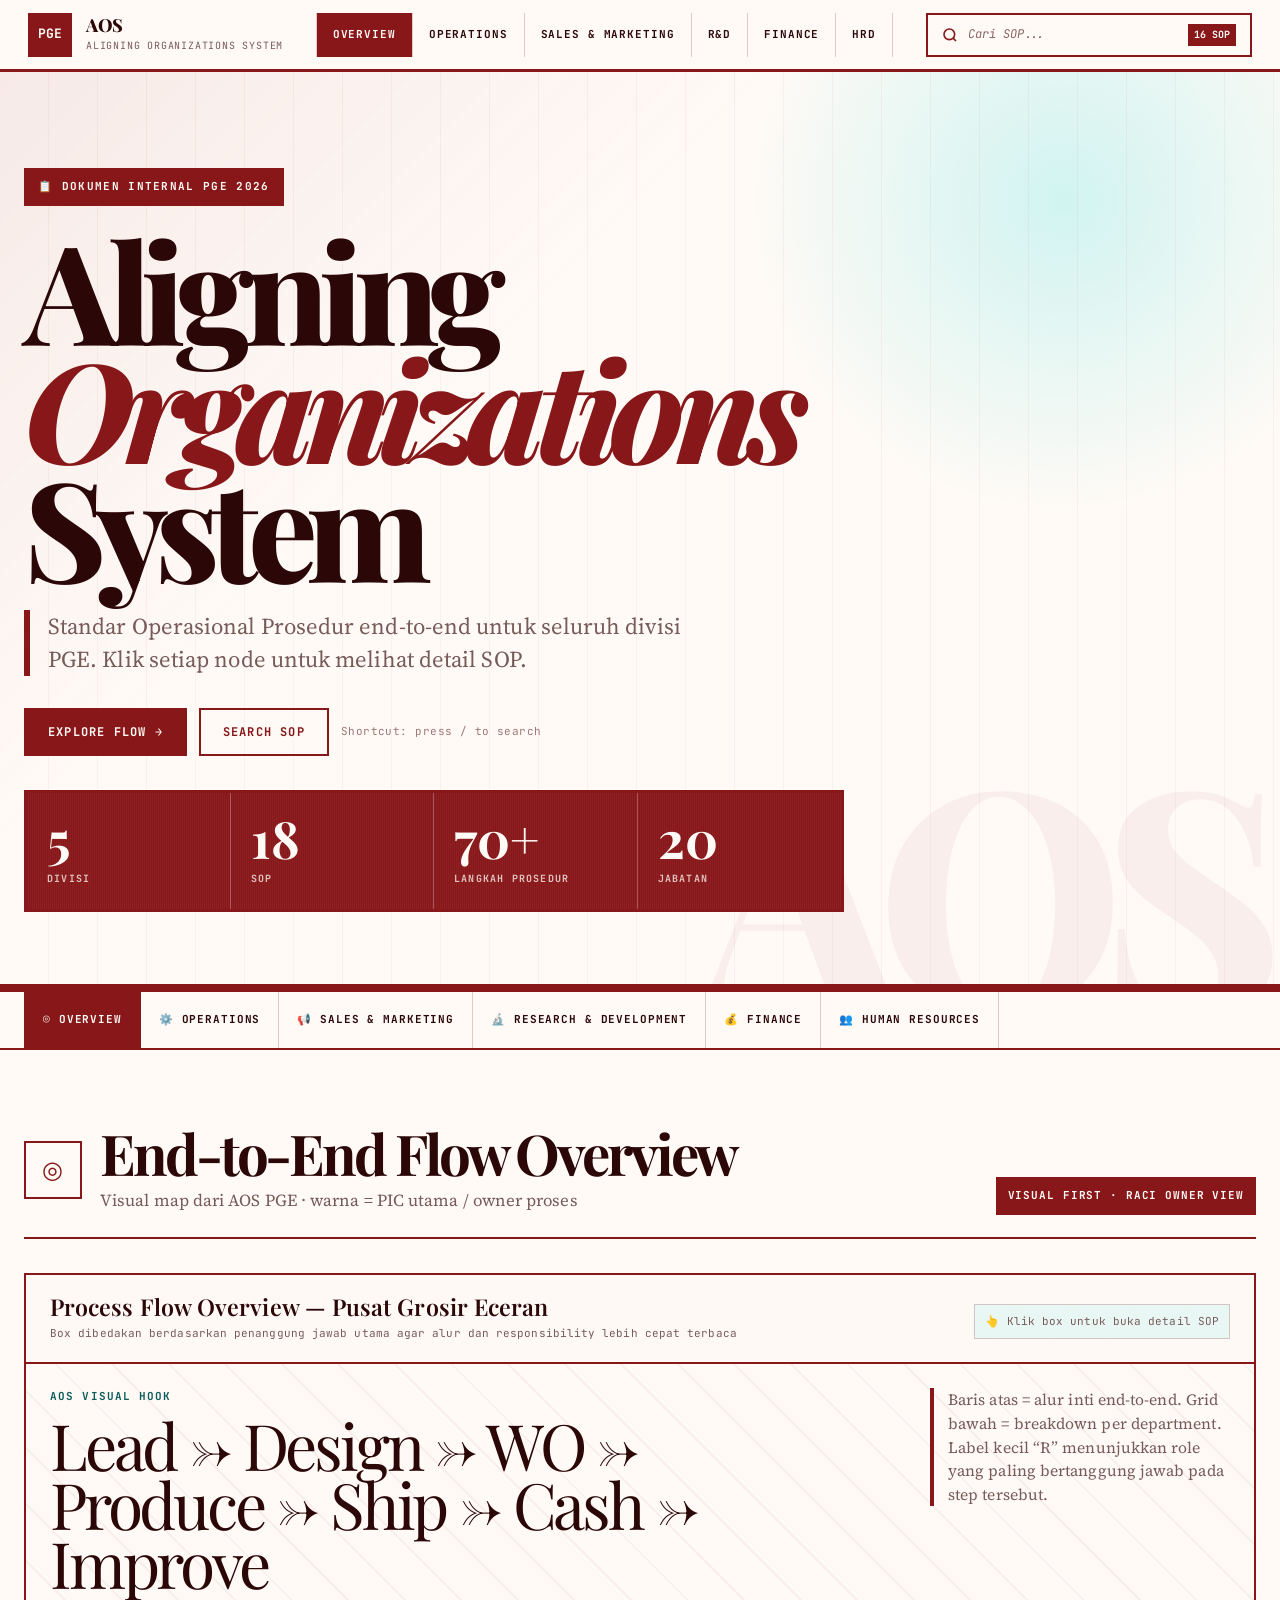
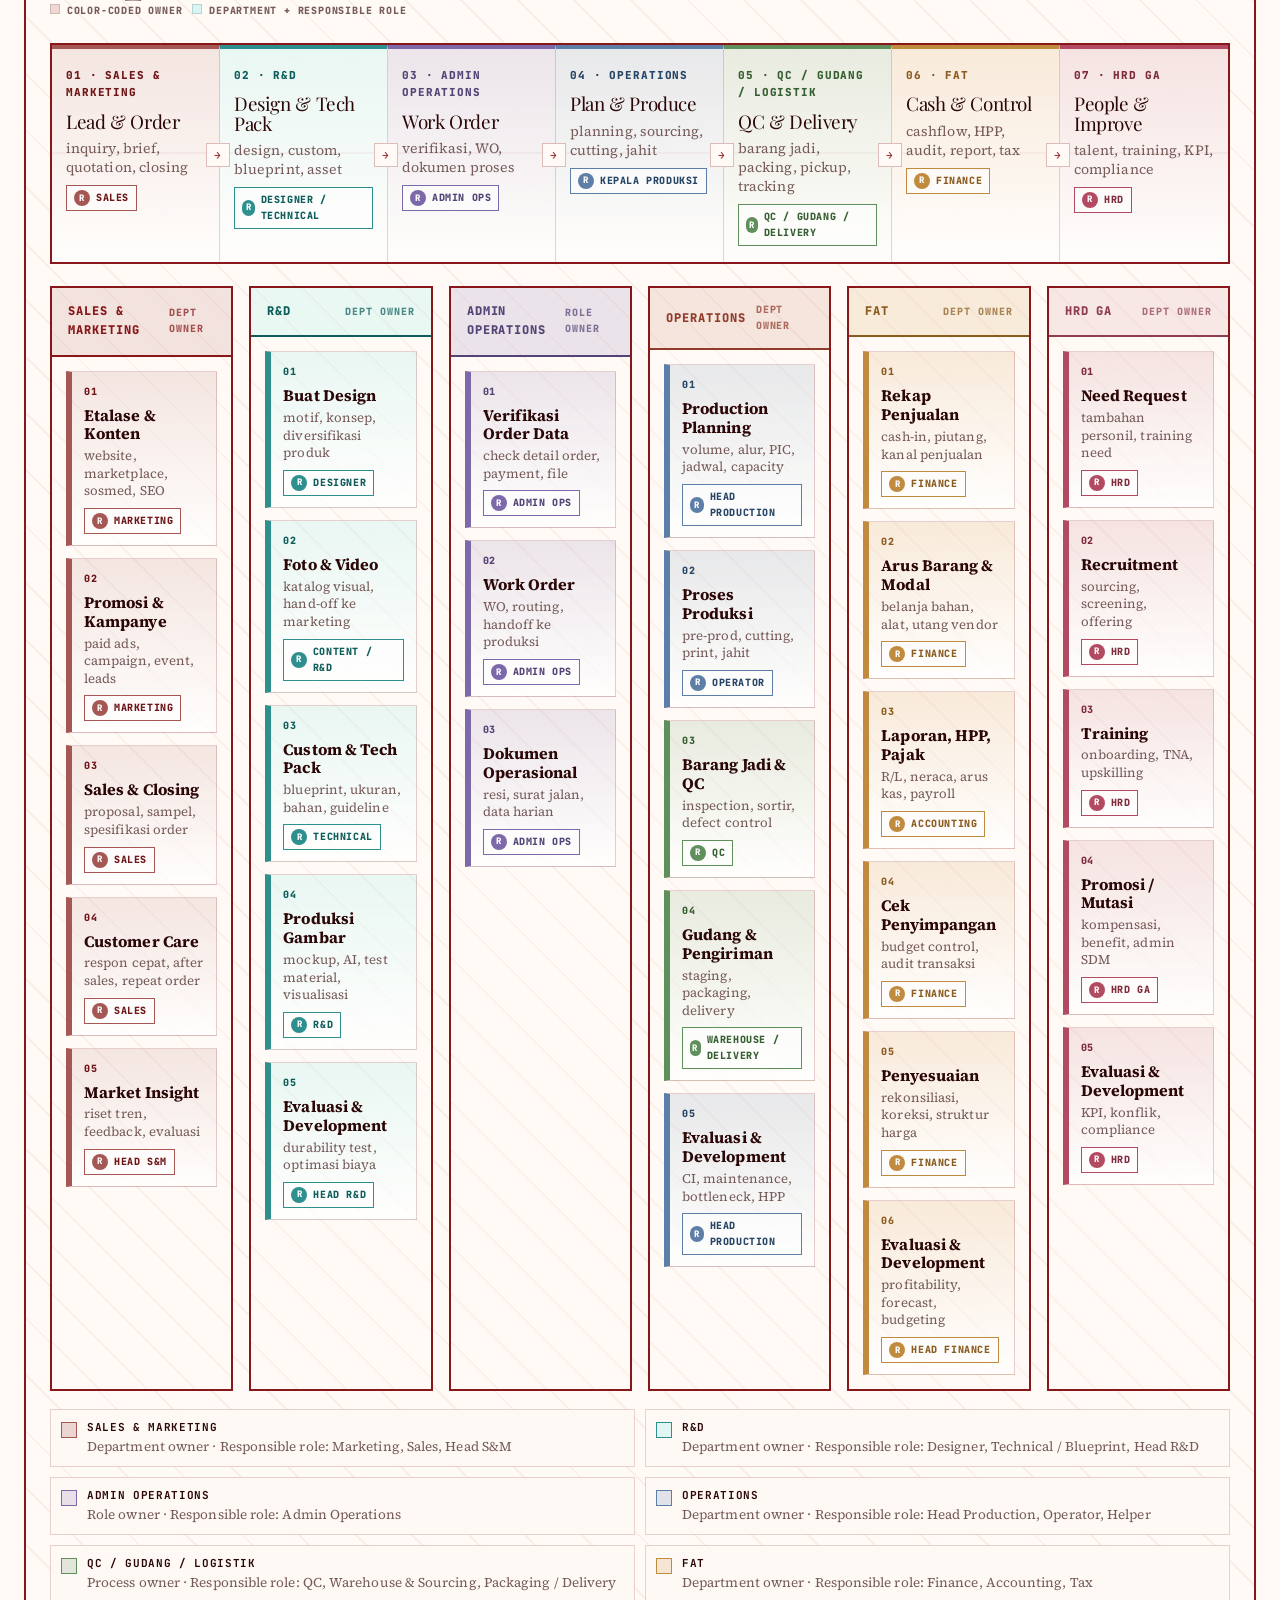
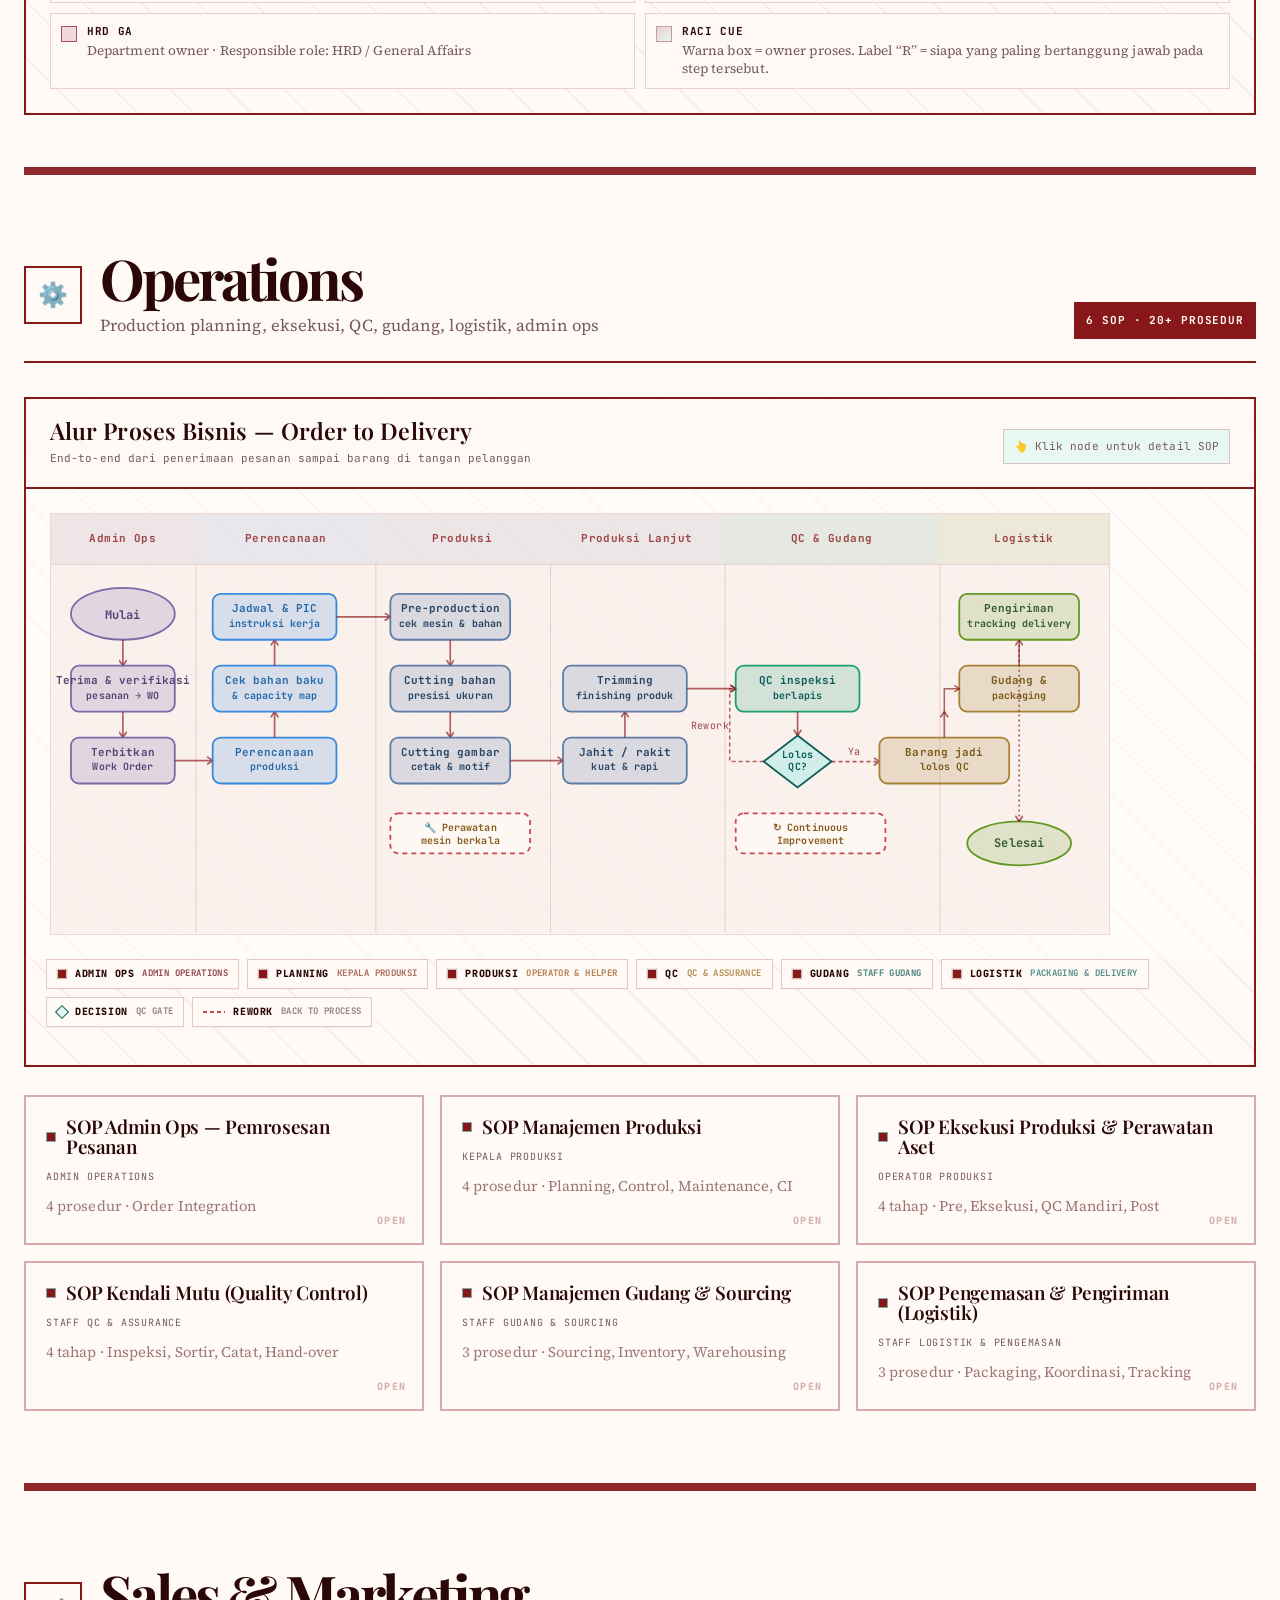
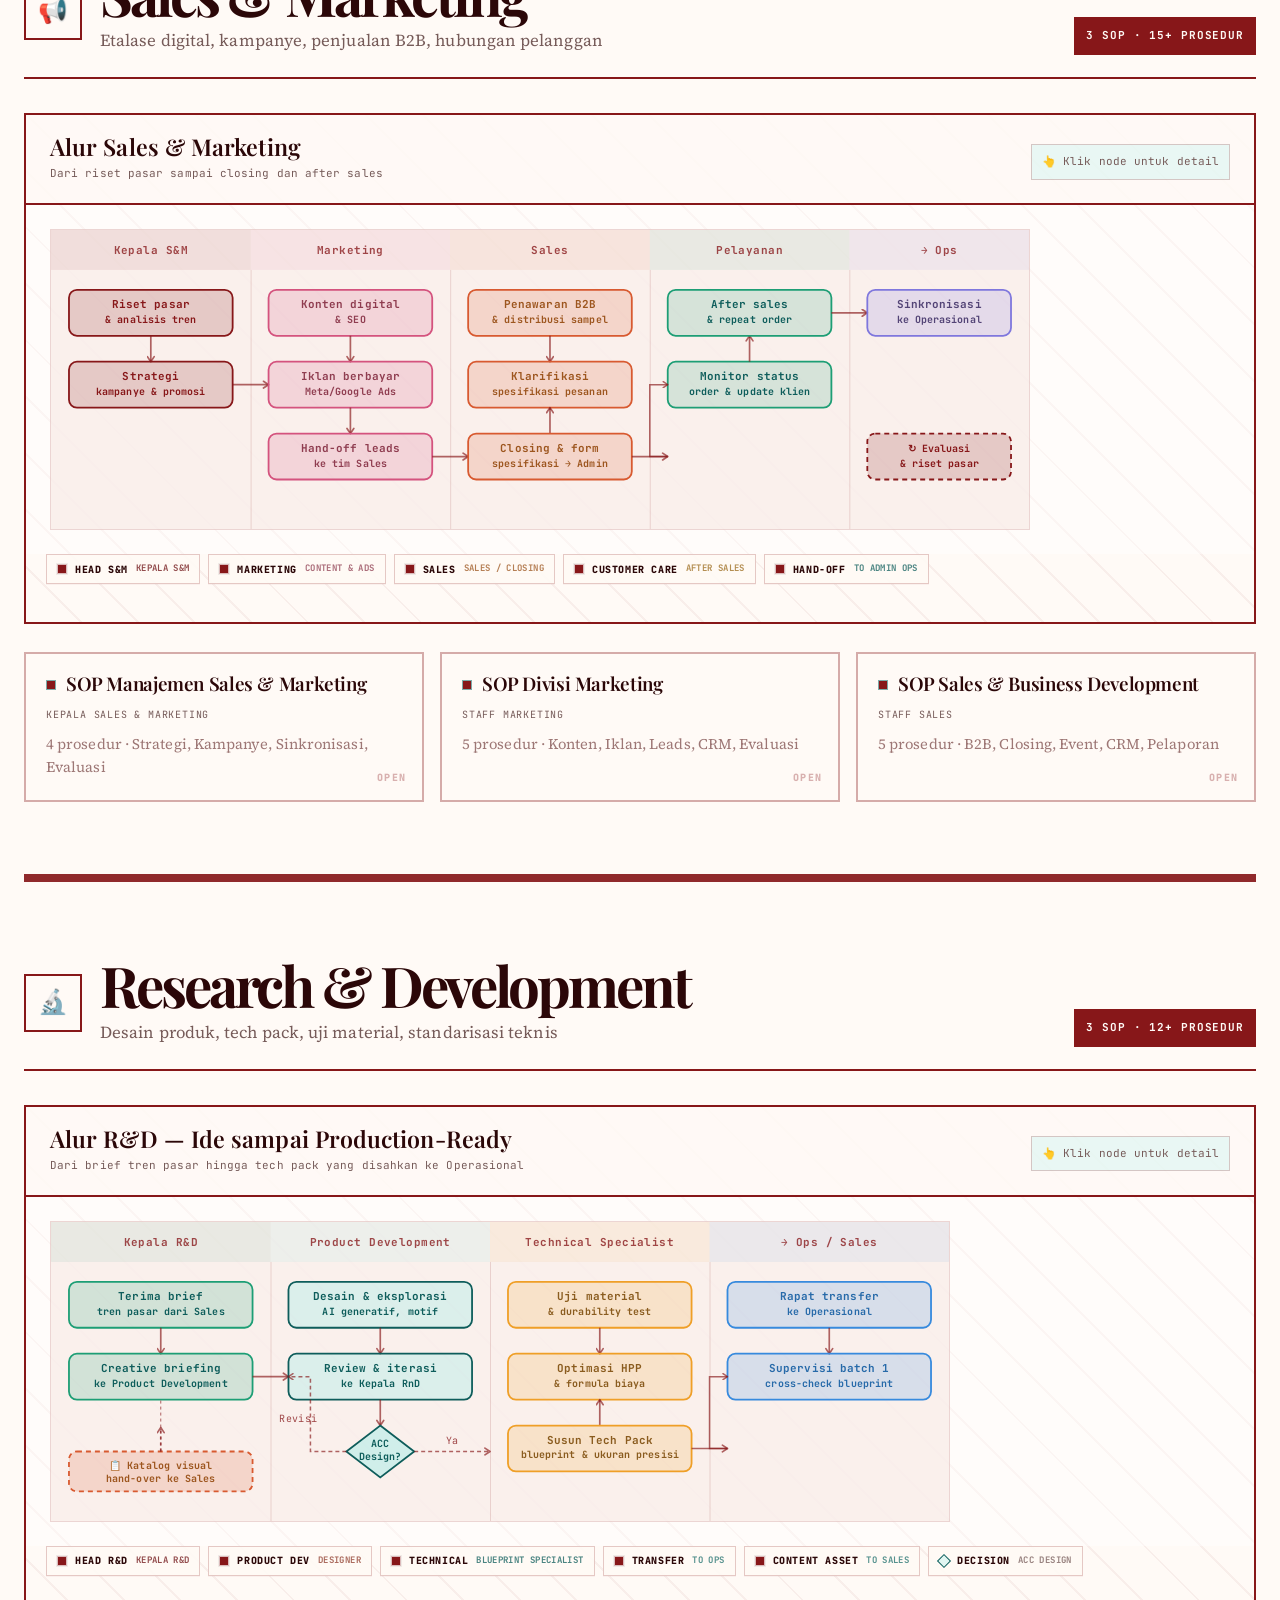
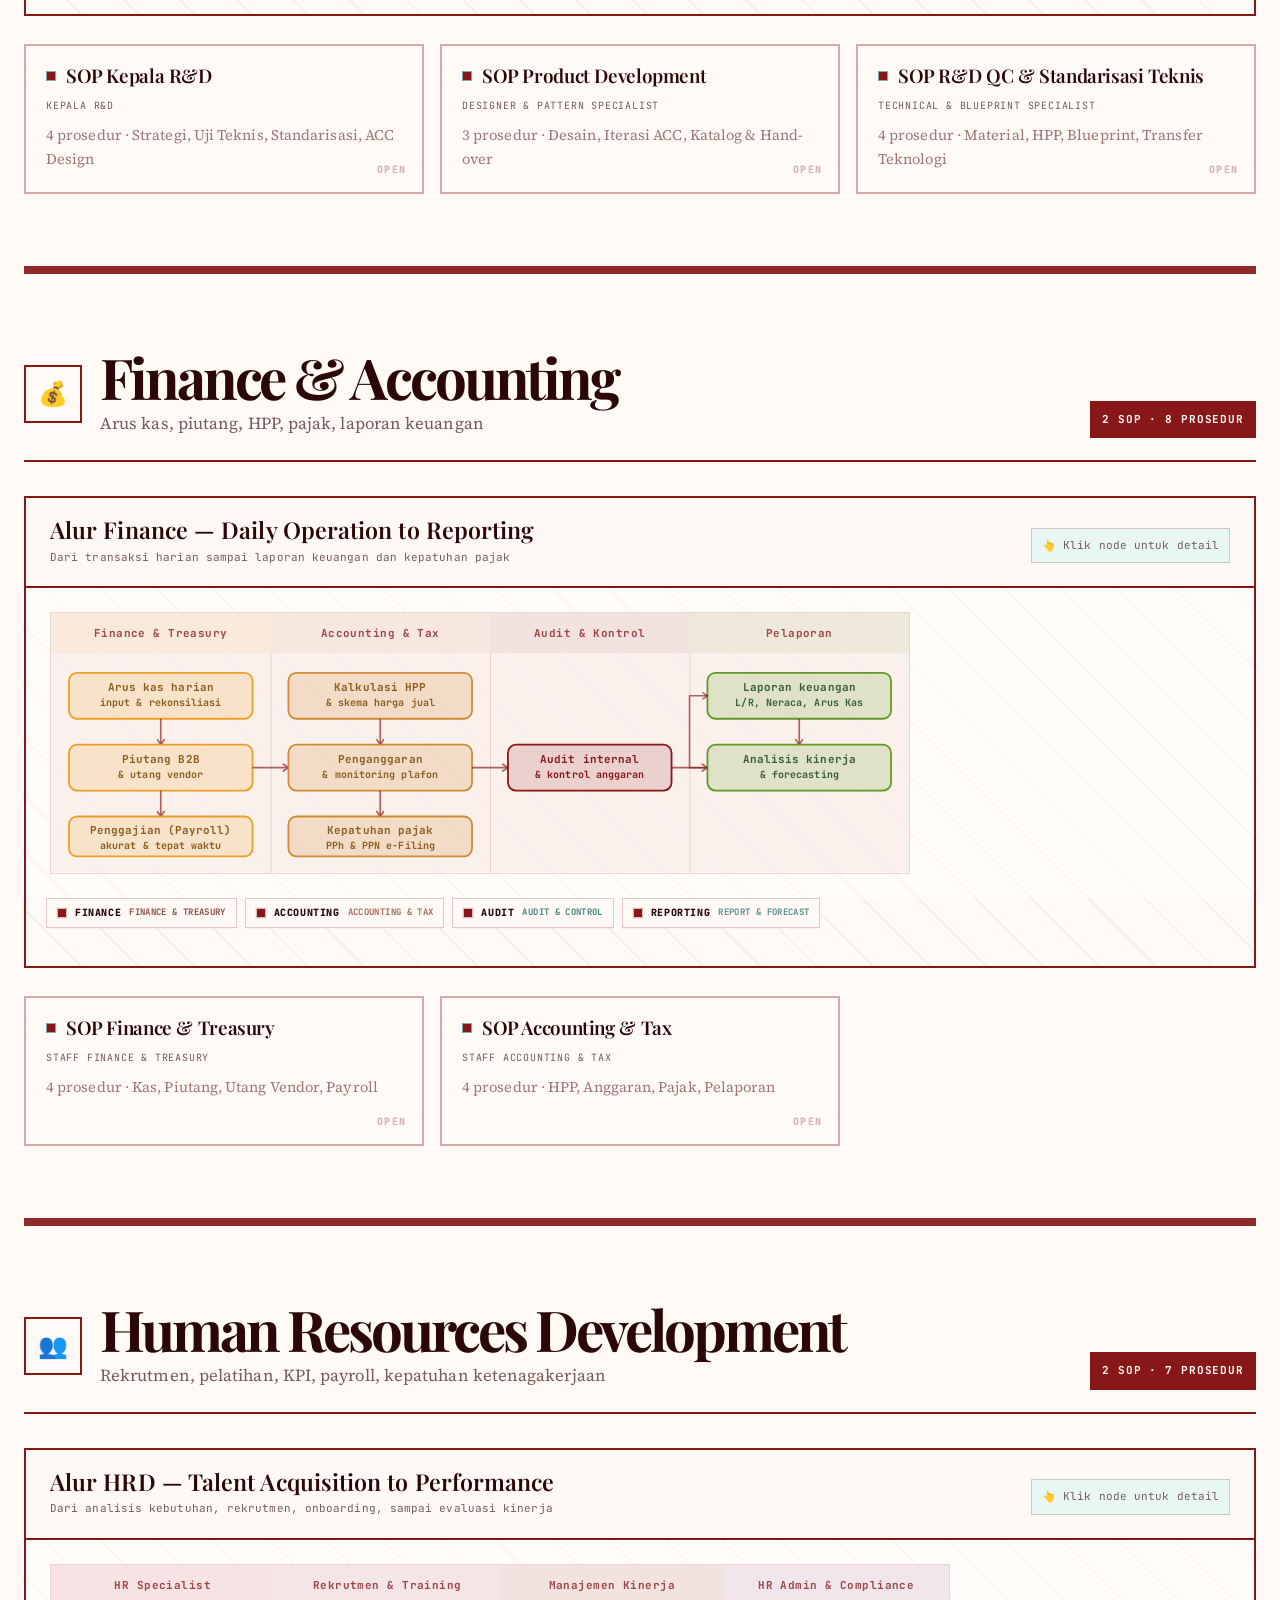
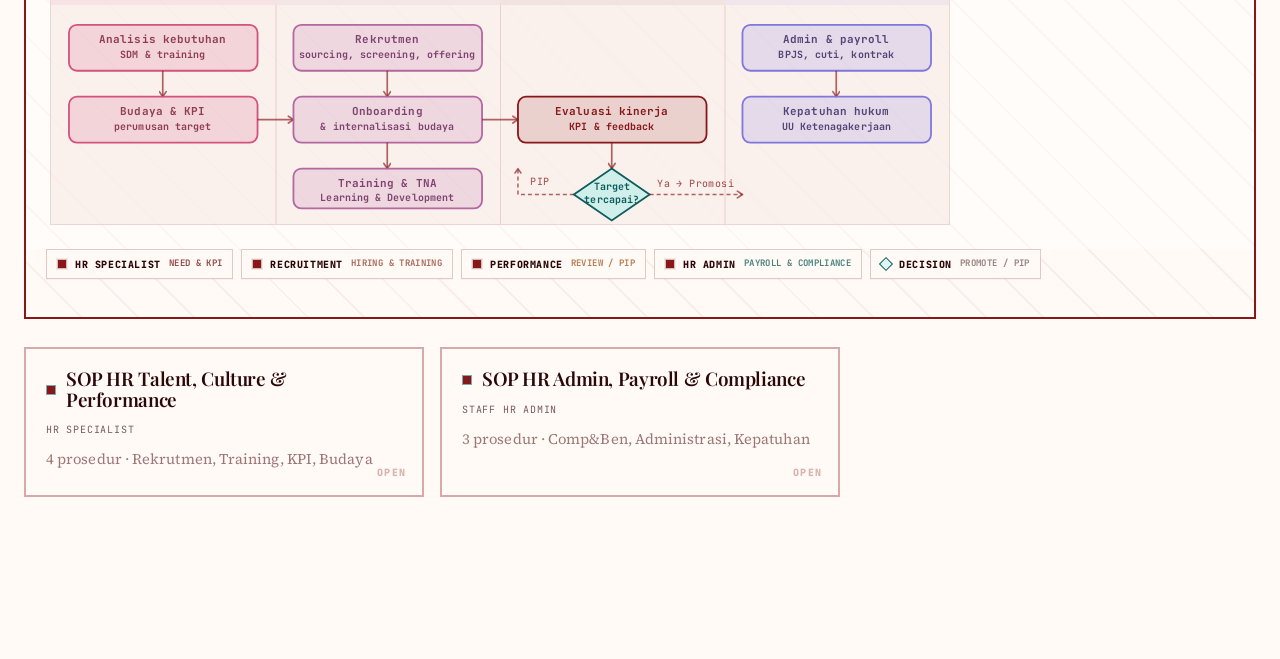
<file: pge-index-workflow-no-empty-boxes.html>
<!DOCTYPE html>

<html lang="id">
<head>
<meta charset="utf-8"/>
<meta content="width=device-width, initial-scale=1.0" name="viewport"/>
<title>PGE — Aligning Organizations System</title>
<link href="https://fonts.googleapis.com" rel="preconnect"/>
<link crossorigin="" href="https://fonts.gstatic.com" rel="preconnect"/>
<link href="https://fonts.googleapis.com/css2?family=JetBrains+Mono:wght@500;700&amp;family=Playfair+Display:wght@600;700;800&amp;family=Source+Serif+4:wght@400;500;600;700&amp;display=swap" rel="stylesheet"/>
<style>
:root {
  --bg: #0d0e12;
  --bg2: #13151c;
  --bg3: #1a1d27;
  --border: rgba(255,255,255,0.08);
  --border2: rgba(255,255,255,0.14);
  --text: #e8e6de;
  --muted: #8a8880;
  --hint: #5a5856;

  --purple: #7f77dd;
  --purple-bg: rgba(127,119,221,0.1);
  --purple-border: rgba(127,119,221,0.3);

  --teal: #1d9e75;
  --teal-bg: rgba(29,158,117,0.1);
  --teal-border: rgba(29,158,117,0.3);

  --blue: #378add;
  --blue-bg: rgba(55,138,221,0.1);
  --blue-border: rgba(55,138,221,0.3);

  --amber: #ef9f27;
  --amber-bg: rgba(239,159,39,0.1);
  --amber-border: rgba(239,159,39,0.3);

  --green: #639922;
  --green-bg: rgba(99,153,34,0.1);
  --green-border: rgba(99,153,34,0.3);

  --coral: #d85a30;
  --coral-bg: rgba(216,90,48,0.1);
  --coral-border: rgba(216,90,48,0.3);

  --pink: #d4537e;
  --pink-bg: rgba(212,83,126,0.1);
  --pink-border: rgba(212,83,126,0.3);

  --red: #e24b4a;
  --red-bg: rgba(226,75,74,0.08);
  --red-border: rgba(226,75,74,0.3);
}
*{box-sizing:border-box;margin:0;padding:0}
html{scroll-behavior:smooth}
body{background:var(--bg);color:var(--text);font-family:'Inter',system-ui,sans-serif;font-size:15px;line-height:1.6}
a{color:var(--blue);text-decoration:none}

/* NAV */
nav{position:fixed;top:0;left:0;right:0;z-index:100;background:rgba(13,14,18,0.92);backdrop-filter:blur(12px);border-bottom:1px solid var(--border);height:56px;display:flex;align-items:center;padding:0 24px;gap:0;justify-content:space-between}
.nav-brand{display:flex;align-items:center;gap:10px}
.nav-logo{width:28px;height:28px;background:var(--purple);border-radius:6px;display:flex;align-items:center;justify-content:center;font-size:12px;font-weight:700;color:#fff;letter-spacing:-.5px}
.nav-name{font-weight:600;font-size:14px;letter-spacing:.02em}
.nav-sub{font-size:11px;color:var(--muted);margin-left:4px}
.nav-links{display:flex;gap:4px}
.nav-link{padding:5px 12px;border-radius:6px;font-size:13px;color:var(--muted);cursor:pointer;transition:all .15s;border:none;background:none}
.nav-link:hover,.nav-link.active{background:var(--bg3);color:var(--text)}
.nav-search{display:flex;align-items:center;gap:8px;background:var(--bg3);border:1px solid var(--border);border-radius:8px;padding:5px 12px;font-size:13px;color:var(--muted)}
.nav-search input{background:none;border:none;outline:none;color:var(--text);font-size:13px;width:180px}
.nav-search input::placeholder{color:var(--hint)}

/* HERO */
.hero{margin-top:56px;padding:80px 24px 60px;text-align:center;border-bottom:1px solid var(--border);position:relative;overflow:hidden}
.hero::before{content:'';position:absolute;top:0;left:50%;transform:translateX(-50%);width:600px;height:300px;background:radial-gradient(ellipse at center,rgba(127,119,221,0.12) 0%,transparent 70%);pointer-events:none}
.hero-badge{display:inline-flex;align-items:center;gap:6px;background:var(--purple-bg);border:1px solid var(--purple-border);border-radius:20px;padding:4px 12px;font-size:11px;color:var(--purple);font-weight:500;letter-spacing:.06em;text-transform:uppercase;margin-bottom:20px}
.hero h1{font-size:48px;font-weight:700;letter-spacing:-.03em;line-height:1.1;margin-bottom:12px}
.hero h1 span{color:var(--purple)}
.hero p{font-size:17px;color:var(--muted);max-width:520px;margin:0 auto 32px;line-height:1.6}
.hero-stats{display:flex;justify-content:center;gap:32px;flex-wrap:wrap}
.hero-stat{text-align:center}
.hero-stat .n{font-size:28px;font-weight:700;color:var(--text)}
.hero-stat .l{font-size:12px;color:var(--muted);text-transform:uppercase;letter-spacing:.06em;margin-top:2px}

/* SECTION TABS */
.section-nav{position:sticky;top:56px;z-index:90;background:var(--bg);border-bottom:1px solid var(--border);padding:0 24px;display:flex;gap:0;overflow-x:auto}
.section-nav::-webkit-scrollbar{display:none}
.sec-tab{padding:14px 18px;font-size:13px;font-weight:500;color:var(--muted);cursor:pointer;border-bottom:2px solid transparent;white-space:nowrap;transition:all .15s;border-radius:0}
.sec-tab:hover{color:var(--text)}
.sec-tab.active{color:var(--text);border-bottom-color:var(--purple)}

/* MAIN */
main{max-width:1200px;margin:0 auto;padding:0 24px 80px}

/* SECTION */
.sop-section{padding:48px 0 0;border-bottom:1px solid var(--border);scroll-margin-top:112px}
.sop-section:last-child{border-bottom:none}
.sec-header{display:flex;align-items:flex-start;justify-content:space-between;gap:16px;margin-bottom:32px}
.sec-title{display:flex;align-items:center;gap:12px}
.sec-icon{width:40px;height:40px;border-radius:10px;display:flex;align-items:center;justify-content:center;font-size:18px}
.sec-name{font-size:22px;font-weight:700;letter-spacing:-.02em}
.sec-sub{font-size:13px;color:var(--muted);margin-top:2px}
.sec-badge{background:var(--bg3);border:1px solid var(--border);border-radius:6px;padding:3px 8px;font-size:11px;color:var(--muted);white-space:nowrap}

/* FLOW CARD */
.flow-card{background:var(--bg2);border:1px solid var(--border);border-radius:14px;overflow:hidden;margin-bottom:20px}
.flow-card-header{padding:14px 20px;border-bottom:1px solid var(--border);display:flex;align-items:center;justify-content:space-between}
.flow-card-title{font-size:14px;font-weight:600}
.flow-card-meta{font-size:11px;color:var(--muted)}
.flow-hint{font-size:11px;color:var(--hint);display:flex;align-items:center;gap:5px}

/* SVG FLOW */
.flow-svg-wrap{overflow-x:auto;padding:20px}
.flow-svg-wrap::-webkit-scrollbar{height:4px}
.flow-svg-wrap::-webkit-scrollbar-track{background:var(--bg3)}
.flow-svg-wrap::-webkit-scrollbar-thumb{background:var(--border2);border-radius:2px}
.flow-svg-wrap svg{min-width:600px}

/* SVG NODES */
.fnode{cursor:pointer;transition:opacity .15s}
.fnode:hover{opacity:.85}
.fnode rect,.fnode polygon,.fnode ellipse{transition:filter .15s}
.fnode:hover rect,.fnode:hover polygon,.fnode:hover ellipse{filter:brightness(1.15)}

/* DETAIL PANEL */
.detail-overlay{display:none;position:fixed;inset:0;z-index:200;background:rgba(0,0,0,.5);backdrop-filter:blur(4px)}
.detail-overlay.open{display:block}
.detail-drawer{position:fixed;right:0;top:0;bottom:0;width:420px;max-width:100vw;background:var(--bg2);border-left:1px solid var(--border2);z-index:201;overflow-y:auto;transform:translateX(100%);transition:transform .25s cubic-bezier(.4,0,.2,1)}
.detail-overlay.open .detail-drawer{transform:translateX(0)}
.drawer-header{padding:20px 20px 16px;border-bottom:1px solid var(--border);position:sticky;top:0;background:var(--bg2);z-index:1}
.drawer-close{float:right;background:var(--bg3);border:1px solid var(--border);border-radius:6px;padding:4px 10px;color:var(--muted);cursor:pointer;font-size:13px;transition:all .15s}
.drawer-close:hover{color:var(--text);border-color:var(--border2)}
.drawer-div{font-size:10px;color:var(--muted);text-transform:uppercase;letter-spacing:.08em;margin-bottom:4px}
.drawer-title{font-size:16px;font-weight:700;color:var(--text);padding-right:60px}
.drawer-purpose{margin:0 20px 16px;padding:12px 14px;background:var(--bg3);border-radius:8px;font-size:12px;color:var(--muted);line-height:1.6;border-left:3px solid var(--purple)}
.drawer-steps{padding:0 20px 24px}
.drawer-steps-title{font-size:11px;font-weight:600;text-transform:uppercase;letter-spacing:.08em;color:var(--muted);margin-bottom:12px}
.step-item{display:flex;gap:12px;align-items:flex-start;margin-bottom:10px}
.step-num{width:22px;height:22px;border-radius:50%;background:var(--bg3);border:1px solid var(--border2);display:flex;align-items:center;justify-content:center;font-size:10px;font-weight:700;color:var(--muted);flex-shrink:0;margin-top:1px}
.step-text{font-size:13px;color:var(--text);line-height:1.5}
.drawer-note{margin:0 20px 20px;padding:10px 14px;background:var(--amber-bg);border:1px solid var(--amber-border);border-radius:8px;font-size:12px;color:var(--amber);line-height:1.5}

/* SOP GRID */
.sop-grid{display:grid;grid-template-columns:repeat(auto-fill,minmax(280px,1fr));gap:12px;margin-bottom:32px}
.sop-card{background:var(--bg3);border:1px solid var(--border);border-radius:10px;padding:16px;cursor:pointer;transition:all .15s}
.sop-card:hover{border-color:var(--border2);background:var(--bg2)}
.sop-card-header{display:flex;align-items:center;gap:10px;margin-bottom:10px}
.sop-card-dot{width:8px;height:8px;border-radius:50%;flex-shrink:0}
.sop-card-title{font-size:13px;font-weight:600;line-height:1.3}
.sop-card-role{font-size:11px;color:var(--muted);margin-bottom:8px}
.sop-card-steps{font-size:11px;color:var(--hint)}

/* LEGEND */
.legend-row{display:flex;gap:14px;flex-wrap:wrap;margin-bottom:24px}
.leg{display:flex;align-items:center;gap:6px;font-size:11px;color:var(--muted)}
.leg-dot{width:10px;height:10px;border-radius:2px;flex-shrink:0}
.leg-diamond{width:10px;height:10px;background:var(--amber-bg);border:1px solid var(--amber-border);transform:rotate(45deg);flex-shrink:0}

/* RESPONSIVE */
@media(max-width:700px){
  .hero h1{font-size:32px}
  .nav-links{display:none}
  .detail-drawer{width:100vw}
  .sec-header{flex-direction:column}
}


/* ═══════════════════════════════════════════════════════════
   PGE Editorial Wine UI Refresh
   Palette anchor: #871719 | Complement: #78E8E6
   This layer preserves the original HTML, SVG, SOP content, and JS data.
   ═══════════════════════════════════════════════════════════ */
:root{
  --wine:#871719;
  --wine-rgb:135,23,25;
  --wine-dark:#2b0708;
  --wine-ink:#3c090b;
  --wine-soft:#f5e7e3;
  --wine-line:rgba(135,23,25,.22);
  --complement:#78E8E6;
  --complement-rgb:120,232,230;
  --teal-ink:#0e5d5b;
  --cream:#fffaf6;
  --paper:#f8efe9;
  --paper-2:#fff5ef;
  --paper-3:#f1ddd4;
  --black:#180304;
  --bg:var(--cream);
  --bg2:var(--paper-2);
  --bg3:var(--paper);
  --border:rgba(var(--wine-rgb),.18);
  --border2:rgba(var(--wine-rgb),.42);
  --text:var(--wine-dark);
  --muted:#765b59;
  --hint:#9d7775;
  --purple:var(--wine);
  --purple-bg:rgba(var(--wine-rgb),.075);
  --purple-border:rgba(var(--wine-rgb),.34);
  --blue:var(--teal-ink);
  --blue-bg:rgba(var(--complement-rgb),.22);
  --blue-border:rgba(14,93,91,.34);
  --teal:var(--teal-ink);
  --teal-bg:rgba(var(--complement-rgb),.18);
  --teal-border:rgba(14,93,91,.32);
  --amber:var(--wine);
  --amber-bg:rgba(var(--wine-rgb),.075);
  --amber-border:rgba(var(--wine-rgb),.28);
  --green:var(--teal-ink);
  --green-bg:rgba(var(--complement-rgb),.18);
  --green-border:rgba(14,93,91,.32);
  --coral:var(--wine);
  --coral-bg:rgba(var(--wine-rgb),.08);
  --coral-border:rgba(var(--wine-rgb),.3);
  --pink:var(--wine);
  --pink-bg:rgba(var(--wine-rgb),.075);
  --pink-border:rgba(var(--wine-rgb),.3);
  --red:#a52124;
  --red-bg:rgba(165,33,36,.08);
  --red-border:rgba(165,33,36,.3);
}
*{border-radius:0!important}
html{scroll-padding-top:132px}
body{
  color:var(--text);
  background:var(--cream);
  font-family:'Source Serif 4',Georgia,serif;
  font-size:16px;
  letter-spacing:.005em;
  overflow-x:hidden;
}
body::before,
body::after{
  content:'';
  position:fixed;
  inset:0;
  pointer-events:none;
  z-index:-1;
}
body::before{
  background-image:
    repeating-linear-gradient(0deg,transparent,transparent 1px,rgba(var(--wine-rgb),.22) 1px,rgba(var(--wine-rgb),.22) 2px),
    linear-gradient(90deg,rgba(var(--wine-rgb),.04) 1px,transparent 1px),
    linear-gradient(rgba(var(--wine-rgb),.04) 1px,transparent 1px);
  background-size:100% 5px,42px 42px,42px 42px;
  opacity:.11;
}
body::after{
  background-image:url("data:image/svg+xml,%3Csvg viewBox='0 0 256 256' xmlns='http://www.w3.org/2000/svg'%3E%3Cfilter id='noise'%3E%3CfeTurbulence type='fractalNoise' baseFrequency='0.9' numOctaves='4' stitchTiles='stitch'/%3E%3C/filter%3E%3Crect width='100%25' height='100%25' filter='url(%23noise)' opacity='.45'/%3E%3C/svg%3E");
  opacity:.045;
  mix-blend-mode:multiply;
}
::selection{background:var(--wine);color:var(--cream)}
button,input,.sop-card,.sec-tab,.fnode{font:inherit}
button,.sop-card,.sec-tab,.fnode{touch-action:manipulation}
button:focus-visible,input:focus-visible,.sop-card:focus-visible,.sec-tab:focus-visible,.nav-link:focus-visible,.fnode:focus-visible{
  outline:3px solid var(--wine)!important;
  outline-offset:3px;
}
.skip-link{
  position:fixed;
  top:10px;
  left:10px;
  z-index:999;
  transform:translateY(-150%);
  background:var(--wine);
  color:var(--cream);
  border:2px solid var(--wine);
  padding:10px 14px;
  font-family:'JetBrains Mono',monospace;
  font-size:12px;
  text-transform:uppercase;
  letter-spacing:.08em;
}
.skip-link:focus{transform:translateY(0)}
#scroll-progress{
  position:fixed;
  inset:0 auto auto 0;
  height:4px;
  width:0%;
  background:linear-gradient(90deg,var(--wine),var(--complement));
  z-index:1000;
  transition:width 80ms linear;
}
nav{
  height:72px;
  padding:0 28px;
  background:rgba(255,250,246,.9);
  border-bottom:3px solid var(--wine);
  backdrop-filter:blur(16px) saturate(140%);
  box-shadow:none;
}
.nav-brand{gap:14px;min-width:250px}
.nav-logo{
  width:44px;
  height:44px;
  background:var(--wine);
  color:var(--cream);
  border:2px solid var(--wine);
  font-family:'JetBrains Mono',monospace;
  font-size:13px;
  letter-spacing:.02em;
}
.nav-name{
  display:block;
  color:var(--wine-dark);
  font-family:'Playfair Display',Georgia,serif;
  font-weight:800;
  font-size:18px;
  letter-spacing:-.02em;
  line-height:1;
}
.nav-sub{
  display:block;
  margin:4px 0 0;
  color:var(--muted);
  font-family:'JetBrains Mono',monospace;
  font-size:10px;
  text-transform:uppercase;
  letter-spacing:.08em;
}
.nav-links{gap:0;border-left:1px solid var(--wine-line);border-right:1px solid var(--wine-line)}
.nav-link{
  min-height:44px;
  padding:0 16px;
  color:var(--wine-dark);
  border:0;
  border-left:1px solid var(--wine-line);
  background:transparent;
  font-family:'JetBrains Mono',monospace;
  font-size:11px;
  font-weight:700;
  text-transform:uppercase;
  letter-spacing:.08em;
  transition:background 100ms linear,color 100ms linear;
}
.nav-link:first-child{border-left:0}
.nav-link:hover,.nav-link.active{background:var(--wine);color:var(--cream)}
.nav-search{
  position:relative;
  min-height:44px;
  gap:10px;
  padding:0 14px;
  background:transparent;
  color:var(--wine);
  border:2px solid var(--wine);
}
.nav-search svg{width:16px;height:16px;stroke-width:2.4px}
.nav-search input{
  width:210px;
  color:var(--wine-dark);
  font-family:'JetBrains Mono',monospace;
  font-size:12px;
}
.nav-search input::placeholder{color:#8a6664;font-style:italic}
.search-count{
  font-family:'JetBrains Mono',monospace;
  font-size:10px;
  font-weight:700;
  color:var(--cream);
  background:var(--wine);
  padding:3px 6px;
  white-space:nowrap;
}
.hero{
  margin-top:72px;
  min-height:calc(100vh - 72px);
  display:flex;
  flex-direction:column;
  justify-content:center;
  text-align:left;
  padding:96px max(24px,calc((100vw - 1280px)/2 + 24px)) 72px;
  border-bottom:8px solid var(--wine);
  background:
    radial-gradient(circle at 83% 14%,rgba(var(--complement-rgb),.34),transparent 24%),
    linear-gradient(135deg,rgba(var(--wine-rgb),.07),transparent 36%),
    var(--cream);
}
.hero::before{
  inset:0;
  width:auto;
  height:auto;
  transform:none;
  background-image:repeating-linear-gradient(90deg,transparent,transparent 48px,rgba(var(--wine-rgb),.13) 48px,rgba(var(--wine-rgb),.13) 49px);
  opacity:.34;
}
.hero::after{
  content:'AOS';
  position:absolute;
  right:max(20px,calc((100vw - 1280px)/2));
  bottom:-.18em;
  color:rgba(var(--wine-rgb),.05);
  font-family:'Playfair Display',Georgia,serif;
  font-size:clamp(8rem,24vw,24rem);
  font-weight:800;
  letter-spacing:-.08em;
  line-height:1;
  pointer-events:none;
}
.hero>*{position:relative;z-index:1}
.hero-badge{
  align-self:flex-start;
  background:var(--wine);
  color:var(--cream);
  border:2px solid var(--wine);
  padding:8px 12px;
  font-family:'JetBrains Mono',monospace;
  font-size:11px;
  font-weight:700;
  letter-spacing:.12em;
  margin-bottom:24px;
}
.hero h1{
  max-width:1000px;
  font-family:'Playfair Display',Georgia,serif;
  font-size:clamp(4rem,10.8vw,9.8rem);
  font-weight:800;
  letter-spacing:-.075em;
  line-height:.86;
  margin:0 0 24px;
  color:var(--wine-dark);
}
.hero h1 span{color:var(--wine);font-style:italic}
.hero p{
  max-width:680px;
  margin:0 0 30px;
  color:var(--muted);
  font-size:clamp(1.1rem,2vw,1.42rem);
  line-height:1.45;
  border-left:6px solid var(--wine);
  padding-left:18px;
}
.hero-actions{
  display:flex;
  align-items:center;
  gap:12px;
  flex-wrap:wrap;
  margin:2px 0 34px;
}
.hero-btn{
  min-height:48px;
  padding:0 22px;
  border:2px solid var(--wine);
  background:var(--wine);
  color:var(--cream);
  cursor:pointer;
  font-family:'JetBrains Mono',monospace;
  font-size:12px;
  font-weight:700;
  text-transform:uppercase;
  letter-spacing:.1em;
  transition:background 100ms linear,color 100ms linear,transform 100ms linear;
}
.hero-btn.secondary{background:transparent;color:var(--wine)}
.hero-btn:hover{background:var(--cream);color:var(--wine);transform:translate(-2px,-2px)}
.hero-btn.secondary:hover{background:var(--wine);color:var(--cream)}
.hero-shortcut{
  color:var(--hint);
  font-family:'JetBrains Mono',monospace;
  font-size:11px;
  letter-spacing:.04em;
}
.hero-stats{
  display:grid;
  grid-template-columns:repeat(4,minmax(120px,1fr));
  gap:0;
  max-width:820px;
  justify-content:stretch;
  background:var(--wine);
  color:var(--cream);
  border:3px solid var(--wine);
  position:relative;
  overflow:hidden;
}
.hero-stats::before{
  content:'';
  position:absolute;
  inset:0;
  background-image:repeating-linear-gradient(90deg,transparent,transparent 1px,rgba(255,255,255,.42) 1px,rgba(255,255,255,.42) 2px);
  background-size:6px 100%;
  opacity:.09;
}
.hero-stat{padding:22px 20px;text-align:left;border-right:1px solid rgba(255,255,255,.28);position:relative;z-index:1}
.hero-stat:last-child{border-right:0}
.hero-stat .n{font-family:'Playfair Display',Georgia,serif;font-size:clamp(2.4rem,4vw,4.2rem);line-height:.9;color:var(--cream)}
.hero-stat .l{font-family:'JetBrains Mono',monospace;font-size:10px;font-weight:700;color:rgba(255,250,246,.75);letter-spacing:.12em;margin-top:10px}
.section-nav{
  top:72px;
  padding:0 max(24px,calc((100vw - 1280px)/2 + 24px));
  background:rgba(255,250,246,.92);
  border-bottom:2px solid var(--wine);
  backdrop-filter:blur(14px);
}
.sec-tab{
  min-height:56px;
  display:flex;
  align-items:center;
  color:var(--wine-dark);
  border-right:1px solid var(--wine-line);
  border-bottom:0;
  font-family:'JetBrains Mono',monospace;
  font-size:11px;
  font-weight:700;
  text-transform:uppercase;
  letter-spacing:.08em;
  transition:background 100ms linear,color 100ms linear;
}
.sec-tab:first-child{border-left:1px solid var(--wine-line)}
.sec-tab:hover,.sec-tab.active{background:var(--wine);color:var(--cream);border-bottom:0}
main{max-width:1280px;padding:0 24px 90px}
.sop-section{padding:76px 0 24px;border-bottom:8px solid rgba(var(--wine-rgb),.92);scroll-margin-top:140px;position:relative}
.sop-section:last-child{border-bottom:0}
.sec-header{align-items:flex-end;margin-bottom:34px;padding-bottom:22px;border-bottom:2px solid var(--wine)}
.sec-title{gap:18px}
.sec-icon{
  width:58px;
  height:58px;
  border:2px solid var(--wine)!important;
  background:var(--cream)!important;
  color:var(--wine);
  font-size:24px;
}
.sec-name{
  font-family:'Playfair Display',Georgia,serif;
  color:var(--wine-dark);
  font-size:clamp(2.2rem,4.4vw,4.2rem);
  line-height:.95;
  letter-spacing:-.055em;
}
.sec-sub{max-width:680px;color:var(--muted);font-size:1.05rem;margin-top:8px}
.sec-badge{
  background:var(--wine);
  color:var(--cream);
  border:2px solid var(--wine);
  padding:8px 10px;
  font-family:'JetBrains Mono',monospace;
  font-size:11px;
  font-weight:700;
  text-transform:uppercase;
  letter-spacing:.08em;
}
.flow-card{
  background:var(--cream);
  border:2px solid var(--wine);
  margin-bottom:28px;
  position:relative;
  overflow:hidden;
}
.flow-card::before{
  content:'';
  position:absolute;
  inset:0;
  pointer-events:none;
  background-image:repeating-linear-gradient(45deg,transparent,transparent 38px,rgba(var(--wine-rgb),.06) 38px,rgba(var(--wine-rgb),.06) 40px);
  opacity:.9;
}
.flow-card>*{position:relative;z-index:1}
.flow-card-header{padding:20px 24px;border-bottom:2px solid var(--wine);background:rgba(255,250,246,.88)}
.flow-card-title{font-family:'Playfair Display',Georgia,serif;font-size:1.45rem;line-height:1.05;color:var(--wine-dark)}
.flow-card-meta,.flow-hint{font-family:'JetBrains Mono',monospace;font-size:11px;color:var(--muted);margin-top:6px}
.flow-hint{padding:8px 10px;border:1px solid var(--wine-line);background:rgba(var(--complement-rgb),.16);white-space:nowrap}
.flow-svg-wrap{padding:24px;background:rgba(255,255,255,.4)}
.flow-svg-wrap::-webkit-scrollbar{height:10px}
.flow-svg-wrap::-webkit-scrollbar-track{background:rgba(var(--wine-rgb),.09)}
.flow-svg-wrap::-webkit-scrollbar-thumb{background:var(--wine)}
.flow-svg-wrap svg{background:rgba(255,250,246,.72);border:1px solid rgba(var(--wine-rgb),.16)}
.flow-svg-wrap svg>rect:not([width="1"]),
.flow-svg-wrap svg>rect[height="40"],
.flow-svg-wrap svg>rect[height="50"]{fill:rgba(var(--wine-rgb),.045)!important}
.flow-svg-wrap svg>rect[width="1"],
.flow-svg-wrap svg>rect[height="1"]{fill:rgba(var(--wine-rgb),.14)!important}
.flow-svg-wrap svg>text{fill:rgba(var(--wine-rgb),.78)!important;font-family:'JetBrains Mono',monospace!important;letter-spacing:.04em}
.flow-svg-wrap svg line,
.flow-svg-wrap svg path{stroke:rgba(var(--wine-rgb),.66)!important}
.flow-svg-wrap svg g.fnode rect,
.flow-svg-wrap svg g.fnode ellipse{
  fill:rgba(var(--wine-rgb),.055)!important;
  stroke:rgba(var(--wine-rgb),.42)!important;
  stroke-width:2px!important;
}
.flow-svg-wrap svg g.fnode polygon{
  fill:rgba(var(--complement-rgb),.22)!important;
  stroke:rgba(14,93,91,.55)!important;
  stroke-width:2px!important;
}
.flow-svg-wrap svg g.fnode text{fill:var(--wine-dark)!important;font-family:'JetBrains Mono',monospace!important;font-weight:700!important}
.fnode{transition:opacity 100ms linear,transform 100ms linear;transform-origin:center}
.fnode:hover,.fnode:focus{opacity:1;transform:translateY(-2px)}
.fnode:hover rect,.fnode:hover ellipse,.fnode:hover polygon,
.fnode:focus rect,.fnode:focus ellipse,.fnode:focus polygon{fill:var(--wine)!important;stroke:var(--wine)!important;filter:none!important}
.fnode:hover text,.fnode:focus text{fill:var(--cream)!important}
.legend-row{padding-top:0!important;gap:10px}
.leg{
  min-height:30px;
  padding:4px 8px;
  border:1px solid rgba(var(--wine-rgb),.18);
  background:rgba(255,250,246,.72);
  color:var(--muted);
  font-family:'JetBrains Mono',monospace;
  font-size:10px;
  font-weight:700;
  text-transform:uppercase;
  letter-spacing:.06em;
}
.leg-dot,.sop-card-dot{background:var(--wine)!important;border:1px solid rgba(var(--complement-rgb),.7);width:10px;height:10px}
.leg-diamond{background:rgba(var(--complement-rgb),.24);border-color:var(--teal-ink)}
.sop-grid{grid-template-columns:repeat(auto-fill,minmax(310px,1fr));gap:16px;margin-bottom:48px}
.sop-card{
  position:relative;
  background:rgba(255,250,246,.88);
  border:2px solid rgba(var(--wine-rgb),.35);
  padding:20px;
  min-height:150px;
  transition:background 100ms linear,color 100ms linear,border-color 100ms linear,transform 100ms linear;
}
.sop-card::before{
  content:'OPEN';
  position:absolute;
  right:16px;
  bottom:14px;
  color:rgba(var(--wine-rgb),.32);
  font-family:'JetBrains Mono',monospace;
  font-size:10px;
  font-weight:800;
  letter-spacing:.12em;
}
.sop-card:hover,.sop-card:focus-visible{
  background:var(--wine);
  color:var(--cream);
  border-color:var(--wine);
  transform:translate(-3px,-3px);
}
.sop-card:hover .sop-card-role,
.sop-card:hover .sop-card-steps,
.sop-card:focus-visible .sop-card-role,
.sop-card:focus-visible .sop-card-steps{color:rgba(255,250,246,.76)}
.sop-card:hover .sop-card-dot,
.sop-card:focus-visible .sop-card-dot{background:var(--complement)!important;border-color:var(--cream)}
.sop-card:hover::before,.sop-card:focus-visible::before{color:rgba(255,250,246,.35)}
.sop-card-title{font-family:'Playfair Display',Georgia,serif;font-size:1.18rem;line-height:1.08;letter-spacing:-.02em}
.sop-card-role{font-family:'JetBrains Mono',monospace;color:var(--muted);font-size:10px;text-transform:uppercase;letter-spacing:.08em;margin:12px 0 10px}
.sop-card-steps{color:var(--hint);font-size:.92rem}
.detail-overlay{background:rgba(43,7,8,.55);backdrop-filter:blur(8px)}
.detail-drawer{
  width:min(520px,100vw);
  background:var(--cream);
  border-left:4px solid var(--wine);
  box-shadow:none;
}
.drawer-header{
  padding:22px 24px 18px;
  border-bottom:3px solid var(--wine);
  background:var(--cream);
}
.drawer-actions{float:right;display:flex;gap:8px;margin-left:12px}
.drawer-close,.drawer-copy{
  min-height:38px;
  background:transparent;
  border:2px solid var(--wine);
  color:var(--wine);
  padding:0 12px;
  cursor:pointer;
  font-family:'JetBrains Mono',monospace;
  font-size:11px;
  font-weight:700;
  text-transform:uppercase;
  letter-spacing:.08em;
  transition:background 100ms linear,color 100ms linear;
}
.drawer-close:hover,.drawer-copy:hover{background:var(--wine);color:var(--cream);border-color:var(--wine)}
.drawer-div{clear:none;color:var(--teal-ink);font-family:'JetBrains Mono',monospace;font-weight:700;font-size:11px;letter-spacing:.12em;margin-bottom:10px;text-transform:uppercase}
.drawer-title{font-family:'Playfair Display',Georgia,serif;color:var(--wine-dark);font-size:clamp(1.6rem,4vw,2.4rem);line-height:1;letter-spacing:-.045em;padding-right:0;max-width:360px}
.drawer-purpose{
  margin:22px 24px 20px;
  padding:18px 20px;
  background:rgba(var(--complement-rgb),.15);
  border:2px solid var(--wine);
  border-left:8px solid var(--wine);
  color:var(--wine-dark);
  font-size:1rem;
  line-height:1.55;
}
.drawer-steps{padding:0 24px 32px}
.drawer-steps-title{font-family:'JetBrains Mono',monospace;color:var(--wine);font-size:11px;letter-spacing:.14em;margin-bottom:16px}
.step-item{gap:14px;margin-bottom:12px;padding-bottom:12px;border-bottom:1px solid rgba(var(--wine-rgb),.13)}
.step-num{
  width:30px;
  height:30px;
  background:var(--wine);
  border:2px solid var(--wine);
  color:var(--cream);
  font-family:'JetBrains Mono',monospace;
  font-size:11px;
}
.step-text{color:var(--wine-dark);font-size:1rem;line-height:1.5}
.drawer-note{
  margin:0 24px 24px;
  padding:16px 18px;
  background:var(--wine);
  border:2px solid var(--wine);
  color:var(--cream);
  font-size:.98rem;
}
.floating-top{
  position:fixed;
  right:18px;
  bottom:18px;
  z-index:130;
  width:48px;
  height:48px;
  border:2px solid var(--wine);
  background:var(--cream);
  color:var(--wine);
  cursor:pointer;
  font-family:'JetBrains Mono',monospace;
  font-size:18px;
  font-weight:800;
  transition:background 100ms linear,color 100ms linear,transform 100ms linear,opacity 100ms linear;
  opacity:0;
  pointer-events:none;
}
.floating-top.visible{opacity:1;pointer-events:auto}
.floating-top:hover{background:var(--wine);color:var(--cream);transform:translateY(-3px)}


/* OVERVIEW FLOW */
.e2e-intro{display:flex;align-items:flex-start;justify-content:space-between;gap:18px;margin-bottom:24px;flex-wrap:wrap}
.e2e-kicker{font-family:'JetBrains Mono',monospace;font-size:11px;font-weight:700;text-transform:uppercase;letter-spacing:.1em;color:var(--teal-ink);margin-bottom:10px}
.e2e-title{font-family:'Playfair Display',Georgia,serif;font-size:clamp(2.5rem,5vw,4.5rem);line-height:.92;letter-spacing:-.05em;color:var(--wine-dark);max-width:760px}
.e2e-note{max-width:300px;border-left:4px solid var(--wine);padding-left:14px;color:var(--muted);font-size:.98rem;line-height:1.5}
.e2e-chain{display:grid;grid-template-columns:repeat(7,minmax(120px,1fr));gap:0;border:2px solid var(--wine);background:rgba(255,250,246,.95);margin:0 0 22px;position:relative}
.e2e-chain::before{content:'';position:absolute;left:0;right:0;top:50%;height:1px;background:rgba(var(--wine-rgb),.14);transform:translateY(-50%)}
.e2e-node{position:relative;padding:18px 14px 16px;min-height:110px;border-right:1px solid rgba(var(--wine-rgb),.18);cursor:pointer;background:linear-gradient(180deg,rgba(255,255,255,.48),rgba(var(--wine-rgb),.02));transition:transform 100ms linear,background 100ms linear}
.e2e-node:last-child{border-right:0}
.e2e-node:hover{background:var(--wine);transform:translate(-2px,-2px)}
.e2e-node:hover .e2e-node-no,.e2e-node:hover .e2e-node-title,.e2e-node:hover .e2e-node-sub{color:var(--cream)}
.e2e-node::after{content:'→';position:absolute;right:-11px;top:50%;transform:translateY(-50%);width:22px;height:22px;display:flex;align-items:center;justify-content:center;background:var(--cream);border:1px solid rgba(var(--wine-rgb),.28);font-family:'JetBrains Mono',monospace;font-size:11px;font-weight:800;color:var(--wine);z-index:2}
.e2e-node:last-child::after{display:none}
.e2e-node-no{font-family:'JetBrains Mono',monospace;font-size:11px;font-weight:800;color:var(--wine);letter-spacing:.08em;margin-bottom:10px}
.e2e-node-title{font-family:'Playfair Display',Georgia,serif;font-size:1.18rem;line-height:1.02;letter-spacing:-.02em;color:var(--wine-dark);margin-bottom:8px}
.e2e-node-sub{font-size:.88rem;line-height:1.35;color:var(--muted)}
.e2e-grid{display:grid;grid-template-columns:repeat(5,minmax(0,1fr));gap:16px}
.e2e-col{border:2px solid var(--wine);background:rgba(255,250,246,.94);display:flex;flex-direction:column;position:relative;overflow:hidden}
.e2e-col::before{content:'';position:absolute;inset:0;background-image:repeating-linear-gradient(45deg,transparent,transparent 32px,rgba(var(--wine-rgb),.04) 32px,rgba(var(--wine-rgb),.04) 34px);pointer-events:none}
.e2e-col>*{position:relative;z-index:1}
.e2e-col-head{display:flex;align-items:center;justify-content:space-between;gap:10px;padding:14px 16px;border-bottom:2px solid currentColor;color:var(--wine-dark);font-family:'JetBrains Mono',monospace;font-size:12px;font-weight:800;text-transform:uppercase;letter-spacing:.08em}
.e2e-col-num{font-size:10px;color:inherit;opacity:.72}
.e2e-col.sm .e2e-col-head{background:rgba(var(--wine-rgb),.1);color:var(--wine)}
.e2e-col.ops .e2e-col-head{background:rgba(170,73,54,.12);color:#8f3c2c}
.e2e-col.rnd .e2e-col-head{background:rgba(120,232,230,.16);color:#0e5d5b}
.e2e-col.fin .e2e-col-head{background:rgba(207,139,54,.14);color:#8a5c1f}
.e2e-col.hrd .e2e-col-head{background:rgba(178,75,98,.1);color:#8f3d50}
.e2e-steps{display:flex;flex-direction:column;gap:12px;padding:14px}
.e2e-step{border:1px solid rgba(var(--wine-rgb),.2);background:rgba(255,255,255,.72);padding:12px 12px 11px;cursor:pointer;transition:transform 100ms linear,border-color 100ms linear,background 100ms linear}
.e2e-step:hover{transform:translate(-2px,-2px);border-color:var(--wine);background:rgba(255,250,246,.98)}
.e2e-step-no{font-family:'JetBrains Mono',monospace;font-size:10px;font-weight:800;letter-spacing:.08em;color:var(--hint);margin-bottom:6px}
.e2e-step-title{font-size:1rem;line-height:1.18;color:var(--wine-dark);font-weight:700;margin-bottom:4px}
.e2e-step-sub{font-size:.82rem;line-height:1.34;color:var(--muted)}
.e2e-legend{display:flex;gap:10px;flex-wrap:wrap;margin-top:18px}
.e2e-pill{padding:6px 8px;border:1px solid rgba(var(--wine-rgb),.18);background:rgba(255,250,246,.88);font-family:'JetBrains Mono',monospace;font-size:10px;font-weight:800;letter-spacing:.06em;text-transform:uppercase;color:var(--muted)}

.e2e-color-note{display:flex;gap:10px;align-items:center;flex-wrap:wrap;margin-top:10px}
.e2e-color-note .mini{font-family:'JetBrains Mono',monospace;font-size:10px;font-weight:800;letter-spacing:.08em;text-transform:uppercase;color:var(--muted)}
.e2e-dot{width:10px;height:10px;border-radius:999px;display:inline-block;border:1px solid rgba(0,0,0,.14)}
.e2e-node,.e2e-step{--dept-bg:rgba(var(--wine-rgb),.06);--dept-ink:var(--wine-dark);--dept-line:rgba(var(--wine-rgb),.22)}
.e2e-node{background:linear-gradient(180deg,var(--dept-bg),rgba(255,255,255,.7));border-top:4px solid var(--dept-line)}
.e2e-step{background:linear-gradient(180deg,var(--dept-bg),rgba(255,255,255,.78));border-left:6px solid var(--dept-line)}
.e2e-node:hover,.e2e-step:hover{border-color:var(--dept-line)}
.e2e-node-no,.e2e-step-no{color:var(--dept-ink)}
.e2e-node-r,.e2e-step-r{display:inline-flex;align-items:center;gap:6px;margin-top:8px;padding:4px 7px;border:1px solid var(--dept-line);background:rgba(255,255,255,.55);font-family:'JetBrains Mono',monospace;font-size:10px;font-weight:800;letter-spacing:.06em;color:var(--dept-ink);text-transform:uppercase}
.e2e-node-r::before,.e2e-step-r::before{content:'R';display:inline-flex;align-items:center;justify-content:center;width:16px;height:16px;border-radius:999px;background:var(--dept-line);color:#fff;font-size:9px;line-height:1}
.e2e-node.sales,.e2e-step.sales{--dept-bg:rgba(135,23,25,.09);--dept-line:#a55754;--dept-ink:#6e1618}
.e2e-node.rnd,.e2e-step.rnd{--dept-bg:rgba(120,232,230,.16);--dept-line:#2d908e;--dept-ink:#0e5d5b}
.e2e-node.admin,.e2e-step.admin{--dept-bg:rgba(126,110,173,.15);--dept-line:#7d68aa;--dept-ink:#534476}
.e2e-node.ops,.e2e-step.ops{--dept-bg:rgba(91,126,168,.14);--dept-line:#5d7ea7;--dept-ink:#274565}
.e2e-node.ship,.e2e-step.ship{--dept-bg:rgba(96,144,92,.14);--dept-line:#5f8f5a;--dept-ink:#355f31}
.e2e-node.fat,.e2e-step.fat{--dept-bg:rgba(207,139,54,.14);--dept-line:#c18b3f;--dept-ink:#8a5c1f}
.e2e-node.hrd,.e2e-step.hrd{--dept-bg:rgba(178,75,98,.13);--dept-line:#b24b62;--dept-ink:#7f2b3b}
.e2e-col.admin .e2e-col-head{background:rgba(126,110,173,.16);color:#534476}
.e2e-grid{grid-template-columns:repeat(6,minmax(0,1fr))}
.e2e-legend{display:grid;grid-template-columns:repeat(2,minmax(0,1fr));gap:10px;margin-top:18px}
.e2e-legend-item{display:flex;align-items:flex-start;gap:10px;padding:10px;border:1px solid rgba(var(--wine-rgb),.18);background:rgba(255,250,246,.88)}
.e2e-legend-swatch{width:16px;height:16px;margin-top:2px;border:1px solid rgba(0,0,0,.12);flex:0 0 auto}
.e2e-legend-text{font-size:.84rem;line-height:1.35;color:var(--muted)}
.e2e-legend-text strong{display:block;font-family:'JetBrains Mono',monospace;font-size:11px;letter-spacing:.06em;text-transform:uppercase;color:var(--wine-dark);margin-bottom:3px}
@media(max-width:1100px){.e2e-chain{grid-template-columns:repeat(2,minmax(0,1fr))}.e2e-node{min-height:100px;border-bottom:1px solid rgba(var(--wine-rgb),.18)}.e2e-node:nth-child(2n){border-right:0}.e2e-node::after{display:none}.e2e-grid{grid-template-columns:repeat(3,minmax(0,1fr))}.e2e-legend{grid-template-columns:1fr 1fr}}
@media(max-width:700px){.e2e-title{font-size:2.2rem}.e2e-note{max-width:none}.e2e-chain{grid-template-columns:1fr}.e2e-node{border-right:0;border-bottom:1px solid rgba(var(--wine-rgb),.18)}.e2e-grid{grid-template-columns:1fr}.e2e-col-head{font-size:11px}.e2e-legend{grid-template-columns:1fr}}

@media(max-width:1000px){
  nav{gap:14px}.nav-brand{min-width:auto}.nav-sub{display:none}.nav-search input{width:150px}.hero-stats{grid-template-columns:repeat(2,1fr);max-width:640px}.hero-stat:nth-child(2){border-right:0}.sec-header{align-items:flex-start;flex-direction:column}.flow-card-header{align-items:flex-start;flex-direction:column}.flow-hint{white-space:normal}
}
@media(max-width:700px){
  nav{height:auto;min-height:70px;padding:12px 14px;align-items:flex-start}.nav-links{display:none}.nav-search{margin-left:auto;max-width:52vw}.nav-search input{width:100%;min-width:0}.search-count{display:none}.hero{margin-top:70px;min-height:auto;padding:72px 20px 52px}.hero h1{font-size:clamp(3.5rem,18vw,6.4rem)}.hero p{font-size:1.05rem}.hero-actions{align-items:stretch}.hero-btn{width:100%;justify-content:center}.hero-stats{grid-template-columns:1fr}.hero-stat{border-right:0;border-bottom:1px solid rgba(255,255,255,.25)}.hero-stat:last-child{border-bottom:0}.section-nav{top:70px;padding:0}.sec-tab{min-height:48px;padding:0 14px;font-size:10px}.sop-section{padding-top:56px;scroll-margin-top:118px}.sec-icon{width:48px;height:48px}.sec-name{font-size:2.35rem}.sop-grid{grid-template-columns:1fr}.drawer-actions{float:none;margin:0 0 16px}.drawer-title{max-width:none}.detail-drawer{width:100vw}.drawer-purpose,.drawer-steps,.drawer-note{margin-left:18px;margin-right:18px}.flow-svg-wrap{padding:14px}
}
@media(prefers-reduced-motion:reduce){
  *,*::before,*::after{scroll-behavior:auto!important;transition:none!important;animation:none!important}
}


/* ═══════════════════════════════════════════════════════════
   HARD RESPONSIBILITY COLOR OVERRIDE
   This overrides the older global SVG node rule that used !important.
   Color = RACI Responsible / role owner.
   ═══════════════════════════════════════════════════════════ */
.flow-svg-wrap svg g.fnode.role-admin rect,
.flow-svg-wrap svg g.fnode.role-admin ellipse{fill:rgba(126,110,173,.20)!important;stroke:#7d68aa!important}
.flow-svg-wrap svg g.fnode.role-planning rect{fill:rgba(55,138,221,.18)!important;stroke:#378add!important}
.flow-svg-wrap svg g.fnode.role-production rect{fill:rgba(91,126,168,.20)!important;stroke:#5d7ea7!important}
.flow-svg-wrap svg g.fnode.role-qc rect{fill:rgba(29,158,117,.18)!important;stroke:#1d9e75!important}
.flow-svg-wrap svg g.fnode.role-warehouse rect{fill:rgba(167,130,53,.20)!important;stroke:#a78235!important}
.flow-svg-wrap svg g.fnode.role-logistics rect,
.flow-svg-wrap svg g.fnode.role-logistics ellipse{fill:rgba(99,153,34,.18)!important;stroke:#639922!important}
.flow-svg-wrap svg g.fnode.role-sales-head rect{fill:rgba(135,23,25,.18)!important;stroke:#871719!important}
.flow-svg-wrap svg g.fnode.role-marketing rect{fill:rgba(212,83,126,.18)!important;stroke:#d4537e!important}
.flow-svg-wrap svg g.fnode.role-sales rect{fill:rgba(216,90,48,.18)!important;stroke:#d85a30!important}
.flow-svg-wrap svg g.fnode.role-customer rect{fill:rgba(29,158,117,.16)!important;stroke:#1d9e75!important}
.flow-svg-wrap svg g.fnode.role-handoff rect{fill:rgba(127,119,221,.18)!important;stroke:#7f77dd!important}
.flow-svg-wrap svg g.fnode.role-rnd-head rect{fill:rgba(29,158,117,.18)!important;stroke:#1d9e75!important}
.flow-svg-wrap svg g.fnode.role-rnd-dev rect{fill:rgba(120,232,230,.24)!important;stroke:#0e5d5b!important}
.flow-svg-wrap svg g.fnode.role-rnd-tech rect{fill:rgba(239,159,39,.18)!important;stroke:#ef9f27!important}
.flow-svg-wrap svg g.fnode.role-rnd-transfer rect{fill:rgba(55,138,221,.18)!important;stroke:#378add!important}
.flow-svg-wrap svg g.fnode.role-finance rect{fill:rgba(239,159,39,.18)!important;stroke:#ef9f27!important}
.flow-svg-wrap svg g.fnode.role-accounting rect{fill:rgba(207,139,54,.20)!important;stroke:#cf8b36!important}
.flow-svg-wrap svg g.fnode.role-audit rect{fill:rgba(135,23,25,.14)!important;stroke:#871719!important}
.flow-svg-wrap svg g.fnode.role-reporting rect{fill:rgba(99,153,34,.18)!important;stroke:#639922!important}
.flow-svg-wrap svg g.fnode.role-hr rect{fill:rgba(212,83,126,.18)!important;stroke:#d4537e!important}
.flow-svg-wrap svg g.fnode.role-hr-training rect{fill:rgba(180,103,160,.18)!important;stroke:#b467a0!important}
.flow-svg-wrap svg g.fnode.role-hr-performance rect{fill:rgba(135,23,25,.14)!important;stroke:#871719!important}
.flow-svg-wrap svg g.fnode.role-hr-admin rect{fill:rgba(127,119,221,.18)!important;stroke:#7f77dd!important}
.flow-svg-wrap svg g.fnode.role-decision polygon{fill:rgba(120,232,230,.32)!important;stroke:#0e5d5b!important}
.flow-svg-wrap svg g.fnode.role-note rect{fill:rgba(255,250,246,.86)!important;stroke:#c94b52!important}

.flow-svg-wrap svg g.fnode.role-admin text{fill:#534476!important}
.flow-svg-wrap svg g.fnode.role-planning text{fill:#276aa9!important}
.flow-svg-wrap svg g.fnode.role-production text{fill:#274565!important}
.flow-svg-wrap svg g.fnode.role-qc text{fill:#0e5d5b!important}
.flow-svg-wrap svg g.fnode.role-warehouse text{fill:#795b19!important}
.flow-svg-wrap svg g.fnode.role-logistics text{fill:#355f31!important}
.flow-svg-wrap svg g.fnode.role-sales-head text{fill:#871719!important}
.flow-svg-wrap svg g.fnode.role-marketing text{fill:#8f3d50!important}
.flow-svg-wrap svg g.fnode.role-sales text{fill:#9d561f!important}
.flow-svg-wrap svg g.fnode.role-customer text{fill:#0e5d5b!important}
.flow-svg-wrap svg g.fnode.role-handoff text{fill:#534476!important}
.flow-svg-wrap svg g.fnode.role-rnd-head text{fill:#0e5d5b!important}
.flow-svg-wrap svg g.fnode.role-rnd-dev text{fill:#0e5d5b!important}
.flow-svg-wrap svg g.fnode.role-rnd-tech text{fill:#8a5c1f!important}
.flow-svg-wrap svg g.fnode.role-rnd-transfer text{fill:#276aa9!important}
.flow-svg-wrap svg g.fnode.role-finance text{fill:#8a5c1f!important}
.flow-svg-wrap svg g.fnode.role-accounting text{fill:#8a5c1f!important}
.flow-svg-wrap svg g.fnode.role-audit text{fill:#871719!important}
.flow-svg-wrap svg g.fnode.role-reporting text{fill:#355f31!important}
.flow-svg-wrap svg g.fnode.role-hr text{fill:#8f3d50!important}
.flow-svg-wrap svg g.fnode.role-hr-training text{fill:#7f4370!important}
.flow-svg-wrap svg g.fnode.role-hr-performance text{fill:#871719!important}
.flow-svg-wrap svg g.fnode.role-hr-admin text{fill:#534476!important}
.flow-svg-wrap svg g.fnode.role-decision text{fill:#0e5d5b!important}
.flow-svg-wrap svg g.fnode.role-note text{fill:#8a5c1f!important}


/* CLEAN LEGENDS */
.legend-row{display:flex;gap:8px;flex-wrap:wrap;margin-bottom:22px;padding-top:0!important}
.leg{display:inline-flex;align-items:center;gap:8px;font-size:10px;line-height:1.1;color:var(--muted);padding:8px 10px;border:1px solid rgba(var(--wine-rgb),.16);background:rgba(255,252,249,.82);box-shadow:0 1px 0 rgba(var(--wine-rgb),.04)}
.leg strong{font-family:'JetBrains Mono',monospace;font-size:10px;font-weight:800;letter-spacing:.06em;text-transform:uppercase;color:var(--wine-dark)}
.leg small{font-size:9px;opacity:.75;letter-spacing:.04em;text-transform:uppercase}
.leg-dot{width:10px;height:10px;border-radius:2px;flex-shrink:0;border:1px solid rgba(0,0,0,.08)}
.leg-diamond{width:10px;height:10px;background:rgba(120,232,230,.32);border:1px solid #0e5d5b;transform:rotate(45deg);flex-shrink:0}
@media(max-width:700px){.leg{font-size:9px;padding:7px 8px}.leg strong{font-size:9px}}
</style>
</head>
<body>
<div aria-hidden="true" id="scroll-progress"></div>
<a class="skip-link" href="#ops">Skip to SOP content</a>
<!-- NAV -->
<nav>
<div class="nav-brand">
<div class="nav-logo">PGE</div>
<div>
<span class="nav-name">AOS</span>
<span class="nav-sub">Aligning Organizations System</span>
</div>
</div>
<div class="nav-links">
<button class="nav-link active" onclick="scrollToSection('overview')">Overview</button>
<button class="nav-link" onclick="scrollToSection('ops')">Operations</button>
<button class="nav-link" onclick="scrollToSection('sm')">Sales &amp; Marketing</button>
<button class="nav-link" onclick="scrollToSection('rnd')">R&amp;D</button>
<button class="nav-link" onclick="scrollToSection('fin')">Finance</button>
<button class="nav-link" onclick="scrollToSection('hrd')">HRD</button>
</div>
<div class="nav-search">
<svg fill="none" height="14" stroke="currentColor" stroke-width="2" viewbox="0 0 24 24" width="14"><circle cx="11" cy="11" r="8"></circle><path d="M21 21l-4.35-4.35"></path></svg>
<input id="search-input" oninput="filterSOP(this.value)" placeholder="Cari SOP..." type="text"/>
</div>
</nav>
<!-- HERO -->
<div class="hero">
<div class="hero-badge">📋 Dokumen Internal PGE 2026</div>
<h1>Aligning <span>Organizations</span><br/>System</h1>
<p>Standar Operasional Prosedur end-to-end untuk seluruh divisi PGE. Klik setiap node untuk melihat detail SOP.</p>
<div aria-label="Quick actions" class="hero-actions">
<button class="hero-btn" onclick="scrollToSection('overview')">Explore Flow →</button>
<button class="hero-btn secondary" onclick="focusSearch()">Search SOP</button>
<span class="hero-shortcut">Shortcut: press / to search</span>
</div>
<div class="hero-stats">
<div class="hero-stat"><div class="n">5</div><div class="l">Divisi</div></div>
<div class="hero-stat"><div class="n">18</div><div class="l">SOP</div></div>
<div class="hero-stat"><div class="n">70+</div><div class="l">Langkah Prosedur</div></div>
<div class="hero-stat"><div class="n">20</div><div class="l">Jabatan</div></div>
</div>
</div>
<!-- SECTION TABS -->
<div class="section-nav" id="section-nav">
<div class="sec-tab active" onclick="scrollToSection('overview')">◎ Overview</div>
<div class="sec-tab" onclick="scrollToSection('ops')">⚙️ Operations</div>
<div class="sec-tab" onclick="scrollToSection('sm')">📢 Sales &amp; Marketing</div>
<div class="sec-tab" onclick="scrollToSection('rnd')">🔬 Research &amp; Development</div>
<div class="sec-tab" onclick="scrollToSection('fin')">💰 Finance</div>
<div class="sec-tab" onclick="scrollToSection('hrd')">👥 Human Resources</div>
</div>
<main>
<!-- ══════════════════════════════════════════════════════ -->
<!-- OVERVIEW -->
<!-- ══════════════════════════════════════════════════════ -->
<section class="sop-section" id="overview">
<div class="sec-header">
<div class="sec-title">
<div class="sec-icon" style="background:var(--purple-bg);border:1px solid var(--purple-border)">◎</div>
<div>
<div class="sec-name">End-to-End Flow Overview</div>
<div class="sec-sub">Visual map dari AOS PGE · warna = PIC utama / owner proses</div>
</div>
</div>
<span class="sec-badge">Visual first · RACI owner view</span>
</div>
<div class="flow-card">
<div class="flow-card-header">
<div>
<div class="flow-card-title">Process Flow Overview — Pusat Grosir Eceran</div>
<div class="flow-card-meta">Box dibedakan berdasarkan penanggung jawab utama agar alur dan responsibility lebih cepat terbaca</div>
</div>
<div class="flow-hint">👆 Klik box untuk buka detail SOP</div>
</div>
<div style="padding:24px">
<div class="e2e-intro">
<div>
<div class="e2e-kicker">AOS Visual Hook</div>
<div class="e2e-title">Lead → Design → WO → Produce → Ship → Cash → Improve</div>
<div class="e2e-color-note">
<span class="mini"><span class="e2e-dot" style="background:#f0d7d3"></span> color-coded owner</span>
<span class="mini"><span class="e2e-dot" style="background:#d8f5f4"></span> department + responsible role</span>
</div>
</div>
<div class="e2e-note">Baris atas = alur inti end-to-end. Grid bawah = breakdown per department. Label kecil “R” menunjukkan role yang paling bertanggung jawab pada step tersebut.</div>
</div>
<div aria-label="Core end-to-end flow" class="e2e-chain">
<div class="e2e-node sales" onclick="openDrawer('sm-closing')">
<div class="e2e-node-no">01 · SALES &amp; MARKETING</div>
<div class="e2e-node-title">Lead &amp; Order</div>
<div class="e2e-node-sub">inquiry, brief, quotation, closing</div>
<div class="e2e-node-r">Sales</div>
</div>
<div class="e2e-node rnd" onclick="openDrawer('rnd-techpack')">
<div class="e2e-node-no">02 · R&amp;D</div>
<div class="e2e-node-title">Design &amp; Tech Pack</div>
<div class="e2e-node-sub">design, custom, blueprint, asset</div>
<div class="e2e-node-r">Designer / Technical</div>
</div>
<div class="e2e-node admin" onclick="openDrawer('ops-wo')">
<div class="e2e-node-no">03 · ADMIN OPERATIONS</div>
<div class="e2e-node-title">Work Order</div>
<div class="e2e-node-sub">verifikasi, WO, dokumen proses</div>
<div class="e2e-node-r">Admin Ops</div>
</div>
<div class="e2e-node ops" onclick="openDrawer('ops-planning')">
<div class="e2e-node-no">04 · OPERATIONS</div>
<div class="e2e-node-title">Plan &amp; Produce</div>
<div class="e2e-node-sub">planning, sourcing, cutting, jahit</div>
<div class="e2e-node-r">Kepala Produksi</div>
</div>
<div class="e2e-node ship" onclick="openDrawer('ops-logistik')">
<div class="e2e-node-no">05 · QC / GUDANG / LOGISTIK</div>
<div class="e2e-node-title">QC &amp; Delivery</div>
<div class="e2e-node-sub">barang jadi, packing, pickup, tracking</div>
<div class="e2e-node-r">QC / Gudang / Delivery</div>
</div>
<div class="e2e-node fat" onclick="openDrawer('fin-laporan')">
<div class="e2e-node-no">06 · FAT</div>
<div class="e2e-node-title">Cash &amp; Control</div>
<div class="e2e-node-sub">cashflow, HPP, audit, report, tax</div>
<div class="e2e-node-r">Finance</div>
</div>
<div class="e2e-node hrd" onclick="openDrawer('hrd-kpi')">
<div class="e2e-node-no">07 · HRD GA</div>
<div class="e2e-node-title">People &amp; Improve</div>
<div class="e2e-node-sub">talent, training, KPI, compliance</div>
<div class="e2e-node-r">HRD</div>
</div>
</div>
<div aria-label="Divisional flow overview" class="e2e-grid">
<div class="e2e-col sm">
<div class="e2e-col-head"><span>Sales &amp; Marketing</span><span class="e2e-col-num">Dept Owner</span></div>
<div class="e2e-steps">
<div class="e2e-step sales" onclick="openDrawer('sm-konten')"><div class="e2e-step-no">01</div><div class="e2e-step-title">Etalase &amp; Konten</div><div class="e2e-step-sub">website, marketplace, sosmed, SEO</div><div class="e2e-step-r">Marketing</div></div>
<div class="e2e-step sales" onclick="openDrawer('sm-iklan')"><div class="e2e-step-no">02</div><div class="e2e-step-title">Promosi &amp; Kampanye</div><div class="e2e-step-sub">paid ads, campaign, event, leads</div><div class="e2e-step-r">Marketing</div></div>
<div class="e2e-step sales" onclick="openDrawer('sm-b2b')"><div class="e2e-step-no">03</div><div class="e2e-step-title">Sales &amp; Closing</div><div class="e2e-step-sub">proposal, sampel, spesifikasi order</div><div class="e2e-step-r">Sales</div></div>
<div class="e2e-step sales" onclick="openDrawer('sm-aftersales')"><div class="e2e-step-no">04</div><div class="e2e-step-title">Customer Care</div><div class="e2e-step-sub">respon cepat, after sales, repeat order</div><div class="e2e-step-r">Sales</div></div>
<div class="e2e-step sales" onclick="openDrawer('sm-evaluasi')"><div class="e2e-step-no">05</div><div class="e2e-step-title">Market Insight</div><div class="e2e-step-sub">riset tren, feedback, evaluasi</div><div class="e2e-step-r">Head S&amp;M</div></div>
</div>
</div>
<div class="e2e-col rnd">
<div class="e2e-col-head"><span>R&amp;D</span><span class="e2e-col-num">Dept Owner</span></div>
<div class="e2e-steps">
<div class="e2e-step rnd" onclick="openDrawer('rnd-desain')"><div class="e2e-step-no">01</div><div class="e2e-step-title">Buat Design</div><div class="e2e-step-sub">motif, konsep, diversifikasi produk</div><div class="e2e-step-r">Designer</div></div>
<div class="e2e-step rnd" onclick="openDrawer('rnd-katalog')"><div class="e2e-step-no">02</div><div class="e2e-step-title">Foto &amp; Video</div><div class="e2e-step-sub">katalog visual, hand-off ke marketing</div><div class="e2e-step-r">Content / R&amp;D</div></div>
<div class="e2e-step rnd" onclick="openDrawer('rnd-techpack')"><div class="e2e-step-no">03</div><div class="e2e-step-title">Custom &amp; Tech Pack</div><div class="e2e-step-sub">blueprint, ukuran, bahan, guideline</div><div class="e2e-step-r">Technical</div></div>
<div class="e2e-step rnd" onclick="openDrawer('rnd-material')"><div class="e2e-step-no">04</div><div class="e2e-step-title">Produksi Gambar</div><div class="e2e-step-sub">mockup, AI, test material, visualisasi</div><div class="e2e-step-r">R&amp;D</div></div>
<div class="e2e-step rnd" onclick="openDrawer('rnd-hpp')"><div class="e2e-step-no">05</div><div class="e2e-step-title">Evaluasi &amp; Development</div><div class="e2e-step-sub">durability test, optimasi biaya</div><div class="e2e-step-r">Head R&amp;D</div></div>
</div>
</div>
<div class="e2e-col admin">
<div class="e2e-col-head"><span>Admin Operations</span><span class="e2e-col-num">Role Owner</span></div>
<div class="e2e-steps">
<div class="e2e-step admin" onclick="openDrawer('ops-wo')"><div class="e2e-step-no">01</div><div class="e2e-step-title">Verifikasi Order Data</div><div class="e2e-step-sub">check detail order, payment, file</div><div class="e2e-step-r">Admin Ops</div></div>
<div class="e2e-step admin" onclick="openDrawer('ops-wo')"><div class="e2e-step-no">02</div><div class="e2e-step-title">Work Order</div><div class="e2e-step-sub">WO, routing, handoff ke produksi</div><div class="e2e-step-r">Admin Ops</div></div>
<div class="e2e-step admin" onclick="openDrawer('ops-wo')"><div class="e2e-step-no">03</div><div class="e2e-step-title">Dokumen Operasional</div><div class="e2e-step-sub">resi, surat jalan, data harian</div><div class="e2e-step-r">Admin Ops</div></div>
</div>
</div>
<div class="e2e-col ops">
<div class="e2e-col-head"><span>Operations</span><span class="e2e-col-num">Dept Owner</span></div>
<div class="e2e-steps">
<div class="e2e-step ops" onclick="openDrawer('ops-planning')"><div class="e2e-step-no">01</div><div class="e2e-step-title">Production Planning</div><div class="e2e-step-sub">volume, alur, PIC, jadwal, capacity</div><div class="e2e-step-r">Head Production</div></div>
<div class="e2e-step ops" onclick="openDrawer('ops-preprod')"><div class="e2e-step-no">02</div><div class="e2e-step-title">Proses Produksi</div><div class="e2e-step-sub">pre-prod, cutting, print, jahit</div><div class="e2e-step-r">Operator</div></div>
<div class="e2e-step ship" onclick="openDrawer('ops-qc')"><div class="e2e-step-no">03</div><div class="e2e-step-title">Barang Jadi &amp; QC</div><div class="e2e-step-sub">inspection, sortir, defect control</div><div class="e2e-step-r">QC</div></div>
<div class="e2e-step ship" onclick="openDrawer('ops-gudang')"><div class="e2e-step-no">04</div><div class="e2e-step-title">Gudang &amp; Pengiriman</div><div class="e2e-step-sub">staging, packaging, delivery</div><div class="e2e-step-r">Warehouse / Delivery</div></div>
<div class="e2e-step ops" onclick="openDrawer('ops-ci')"><div class="e2e-step-no">05</div><div class="e2e-step-title">Evaluasi &amp; Development</div><div class="e2e-step-sub">CI, maintenance, bottleneck, HPP</div><div class="e2e-step-r">Head Production</div></div>
</div>
</div>
<div class="e2e-col fin">
<div class="e2e-col-head"><span>FAT</span><span class="e2e-col-num">Dept Owner</span></div>
<div class="e2e-steps">
<div class="e2e-step fat" onclick="openDrawer('fin-kas')"><div class="e2e-step-no">01</div><div class="e2e-step-title">Rekap Penjualan</div><div class="e2e-step-sub">cash-in, piutang, kanal penjualan</div><div class="e2e-step-r">Finance</div></div>
<div class="e2e-step fat" onclick="openDrawer('fin-piutang')"><div class="e2e-step-no">02</div><div class="e2e-step-title">Arus Barang &amp; Modal</div><div class="e2e-step-sub">belanja bahan, alat, utang vendor</div><div class="e2e-step-r">Finance</div></div>
<div class="e2e-step fat" onclick="openDrawer('fin-hpp')"><div class="e2e-step-no">03</div><div class="e2e-step-title">Laporan, HPP, Pajak</div><div class="e2e-step-sub">R/L, neraca, arus kas, payroll</div><div class="e2e-step-r">Accounting</div></div>
<div class="e2e-step fat" onclick="openDrawer('fin-audit')"><div class="e2e-step-no">04</div><div class="e2e-step-title">Cek Penyimpangan</div><div class="e2e-step-sub">budget control, audit transaksi</div><div class="e2e-step-r">Finance</div></div>
<div class="e2e-step fat" onclick="openDrawer('fin-analisis')"><div class="e2e-step-no">05</div><div class="e2e-step-title">Penyesuaian</div><div class="e2e-step-sub">rekonsiliasi, koreksi, struktur harga</div><div class="e2e-step-r">Finance</div></div>
<div class="e2e-step fat" onclick="openDrawer('fin-analisis')"><div class="e2e-step-no">06</div><div class="e2e-step-title">Evaluasi &amp; Development</div><div class="e2e-step-sub">profitability, forecast, budgeting</div><div class="e2e-step-r">Head Finance</div></div>
</div>
</div>
<div class="e2e-col hrd">
<div class="e2e-col-head"><span>HRD GA</span><span class="e2e-col-num">Dept Owner</span></div>
<div class="e2e-steps">
<div class="e2e-step hrd" onclick="openDrawer('hrd-analisis')"><div class="e2e-step-no">01</div><div class="e2e-step-title">Need Request</div><div class="e2e-step-sub">tambahan personil, training need</div><div class="e2e-step-r">HRD</div></div>
<div class="e2e-step hrd" onclick="openDrawer('hrd-rekrutmen')"><div class="e2e-step-no">02</div><div class="e2e-step-title">Recruitment</div><div class="e2e-step-sub">sourcing, screening, offering</div><div class="e2e-step-r">HRD</div></div>
<div class="e2e-step hrd" onclick="openDrawer('hrd-training')"><div class="e2e-step-no">03</div><div class="e2e-step-title">Training</div><div class="e2e-step-sub">onboarding, TNA, upskilling</div><div class="e2e-step-r">HRD</div></div>
<div class="e2e-step hrd" onclick="openDrawer('hrd-payroll')"><div class="e2e-step-no">04</div><div class="e2e-step-title">Promosi / Mutasi</div><div class="e2e-step-sub">kompensasi, benefit, admin SDM</div><div class="e2e-step-r">HRD GA</div></div>
<div class="e2e-step hrd" onclick="openDrawer('hrd-kpi')"><div class="e2e-step-no">05</div><div class="e2e-step-title">Evaluasi &amp; Development</div><div class="e2e-step-sub">KPI, konflik, compliance</div><div class="e2e-step-r">HRD</div></div>
</div>
</div>
</div>
<div class="e2e-legend">
<div class="e2e-legend-item"><div class="e2e-legend-swatch" style="background:rgba(135,23,25,.16);border-color:#a55754"></div><div class="e2e-legend-text"><strong>Sales &amp; Marketing</strong>Department owner · Responsible role: Marketing, Sales, Head S&amp;M</div></div>
<div class="e2e-legend-item"><div class="e2e-legend-swatch" style="background:rgba(120,232,230,.22);border-color:#2d908e"></div><div class="e2e-legend-text"><strong>R&amp;D</strong>Department owner · Responsible role: Designer, Technical / Blueprint, Head R&amp;D</div></div>
<div class="e2e-legend-item"><div class="e2e-legend-swatch" style="background:rgba(126,110,173,.18);border-color:#7d68aa"></div><div class="e2e-legend-text"><strong>Admin Operations</strong>Role owner · Responsible role: Admin Operations</div></div>
<div class="e2e-legend-item"><div class="e2e-legend-swatch" style="background:rgba(91,126,168,.18);border-color:#5d7ea7"></div><div class="e2e-legend-text"><strong>Operations</strong>Department owner · Responsible role: Head Production, Operator, Helper</div></div>
<div class="e2e-legend-item"><div class="e2e-legend-swatch" style="background:rgba(96,144,92,.18);border-color:#5f8f5a"></div><div class="e2e-legend-text"><strong>QC / Gudang / Logistik</strong>Process owner · Responsible role: QC, Warehouse &amp; Sourcing, Packaging / Delivery</div></div>
<div class="e2e-legend-item"><div class="e2e-legend-swatch" style="background:rgba(207,139,54,.18);border-color:#c18b3f"></div><div class="e2e-legend-text"><strong>FAT</strong>Department owner · Responsible role: Finance, Accounting, Tax</div></div>
<div class="e2e-legend-item"><div class="e2e-legend-swatch" style="background:rgba(178,75,98,.18);border-color:#b24b62"></div><div class="e2e-legend-text"><strong>HRD GA</strong>Department owner · Responsible role: HRD / General Affairs</div></div>
<div class="e2e-legend-item"><div class="e2e-legend-swatch" style="background:linear-gradient(135deg,rgba(135,23,25,.18),rgba(120,232,230,.18));border-color:rgba(135,23,25,.35)"></div><div class="e2e-legend-text"><strong>RACI cue</strong>Warna box = owner proses. Label “R” = siapa yang paling bertanggung jawab pada step tersebut.</div></div>
</div>
</div>
</div>
</section>
<!-- ══════════════════════════════════════════════════════ -->
<!-- OPERATIONS -->
<!-- ══════════════════════════════════════════════════════ -->
<section class="sop-section" id="ops">
<div class="sec-header">
<div class="sec-title">
<div class="sec-icon" style="background:var(--blue-bg);border:1px solid var(--blue-border)">⚙️</div>
<div>
<div class="sec-name">Operations</div>
<div class="sec-sub">Production planning, eksekusi, QC, gudang, logistik, admin ops</div>
</div>
</div>
<span class="sec-badge">6 SOP · 20+ prosedur</span>
</div>
<!-- BUSINESS PROCESS FLOW -->
<div class="flow-card">
<div class="flow-card-header">
<div>
<div class="flow-card-title">Alur Proses Bisnis — Order to Delivery</div>
<div class="flow-card-meta">End-to-end dari penerimaan pesanan sampai barang di tangan pelanggan</div>
</div>
<div class="flow-hint">👆 Klik node untuk detail SOP</div>
</div>
<div class="flow-svg-wrap">
<svg style="display:block" viewbox="0 0 1060 420" width="1060">
<defs>
<marker id="arr" markerheight="5" markerwidth="5" orient="auto-start-reverse" refx="8" refy="5" viewbox="0 0 10 10">
<path d="M2 1L8 5L2 9" fill="none" stroke="context-stroke" stroke-linecap="round" stroke-linejoin="round" stroke-width="2"></path>
</marker>
</defs><g data-header-cells="1"><rect fill="rgba(126,110,173,0.09)" height="50" width="145" x="0" y="0"></rect><rect fill="rgba(55,138,221,0.09)" height="50" width="180" x="145" y="0"></rect><rect fill="rgba(91,126,168,0.09)" height="50" width="175" x="325" y="0"></rect><rect fill="rgba(91,126,168,0.09)" height="50" width="175" x="500" y="0"></rect><rect fill="rgba(29,158,117,0.09)" height="50" width="215" x="675" y="0"></rect><rect fill="rgba(99,153,34,0.09)" height="50" width="170" x="890" y="0"></rect></g>
<!-- Swimlane backgrounds -->
<rect fill="rgba(127,119,221,0.06)" height="50" rx="0" width="1060" x="0" y="0"></rect>
<rect fill="rgba(255,255,255,0.06)" height="1" width="1060" x="0" y="50"></rect>
<rect fill="rgba(127,119,221,0.04)" height="370" width="145" x="0" y="50"></rect>
<rect fill="rgba(255,255,255,0.06)" height="370" width="1" x="145" y="50"></rect>
<rect fill="rgba(55,138,221,0.05)" height="370" width="180" x="145" y="50"></rect>
<rect fill="rgba(255,255,255,0.06)" height="370" width="1" x="325" y="50"></rect>
<rect fill="rgba(91,126,168,0.07)" height="370" width="175" x="325" y="50"></rect>
<rect fill="rgba(255,255,255,0.06)" height="370" width="1" x="500" y="50"></rect>
<rect fill="rgba(91,126,168,0.05)" height="370" width="175" x="500" y="50"></rect>
<rect fill="rgba(255,255,255,0.06)" height="370" width="1" x="675" y="50"></rect>
<rect fill="rgba(29,158,117,0.04)" height="370" width="215" x="675" y="50"></rect>
<rect fill="rgba(255,255,255,0.06)" height="370" width="1" x="890" y="50"></rect>
<rect fill="rgba(99,153,34,0.05)" height="370" width="170" x="890" y="50"></rect>
<!-- Lane labels row 1 -->
<text fill="#7d68aa" font-family="system-ui,sans-serif" font-size="11" font-weight="700" letter-spacing=".02em" text-anchor="middle" x="72" y="28">Admin Ops</text>
<text fill="#378add" font-family="system-ui,sans-serif" font-size="11" font-weight="700" letter-spacing=".02em" text-anchor="middle" x="235" y="28">Perencanaan</text>
<text fill="#5d7ea7" font-family="system-ui,sans-serif" font-size="11" font-weight="700" letter-spacing=".02em" text-anchor="middle" x="412" y="28">Produksi</text>
<text fill="#5d7ea7" font-family="system-ui,sans-serif" font-size="11" font-weight="700" letter-spacing=".02em" text-anchor="middle" x="587" y="28">Produksi Lanjut</text>
<text fill="#1d9e75" font-family="system-ui,sans-serif" font-size="11" font-weight="700" letter-spacing=".02em" text-anchor="middle" x="782" y="28">QC &amp; Gudang</text>
<text fill="#639922" font-family="system-ui,sans-serif" font-size="11" font-weight="700" letter-spacing=".02em" text-anchor="middle" x="975" y="28">Logistik</text>
<!-- START -->
<g class="fnode role-admin" onclick="openDrawer('ops-start')">
<ellipse cx="72" cy="100" fill="rgba(30,32,44,1)" rx="52" ry="26" stroke="rgba(139,132,128,0.5)" stroke-width="1"></ellipse>
<text fill="#8a8880" font-family="system-ui,sans-serif" font-size="12" font-weight="600" text-anchor="middle" x="72" y="105">Mulai</text>
</g>
<line marker-end="url(#arr)" stroke="#5a5856" stroke-width="1.5" x1="72" x2="72" y1="126" y2="152"></line>
<!-- Terima Pesanan -->
<g class="fnode role-admin" onclick="openDrawer('ops-order')">
<rect fill="rgba(127,119,221,0.12)" height="46" rx="8" stroke="rgba(127,119,221,0.4)" stroke-width="1" width="104" x="20" y="152"></rect>
<text fill="#afa9ec" font-family="system-ui,sans-serif" font-size="11" font-weight="600" text-anchor="middle" x="72" y="170">Terima &amp; verifikasi</text>
<text fill="rgba(127,119,221,0.6)" font-family="system-ui,sans-serif" font-size="10" text-anchor="middle" x="72" y="185">pesanan → WO</text>
</g>
<line marker-end="url(#arr)" stroke="#534ab7" stroke-width="1.5" x1="72" x2="72" y1="198" y2="224"></line>
<!-- Buat Work Order -->
<g class="fnode role-admin" onclick="openDrawer('ops-wo')">
<rect fill="rgba(127,119,221,0.12)" height="46" rx="8" stroke="rgba(127,119,221,0.4)" stroke-width="1" width="104" x="20" y="224"></rect>
<text fill="#afa9ec" font-family="system-ui,sans-serif" font-size="11" font-weight="600" text-anchor="middle" x="72" y="242">Terbitkan</text>
<text fill="rgba(127,119,221,0.6)" font-family="system-ui,sans-serif" font-size="10" text-anchor="middle" x="72" y="257">Work Order</text>
</g>
<line marker-end="url(#arr)" stroke="#534ab7" stroke-width="1.5" x1="124" x2="162" y1="247" y2="247"></line>
<!-- Perencanaan Produksi -->
<g class="fnode role-planning" onclick="openDrawer('ops-planning')">
<rect fill="rgba(55,138,221,0.12)" height="46" rx="8" stroke="rgba(55,138,221,0.4)" stroke-width="1" width="124" x="162" y="224"></rect>
<text fill="#378add" font-family="system-ui,sans-serif" font-size="11" font-weight="700" letter-spacing=".02em" text-anchor="middle" x="224" y="242">Perencanaan</text>
<text fill="rgba(55,138,221,0.6)" font-family="system-ui,sans-serif" font-size="10" text-anchor="middle" x="224" y="257">produksi</text>
</g>
<line marker-end="url(#arr)" stroke="#378add" stroke-width="1.5" x1="224" x2="224" y1="224" y2="198"></line>
<!-- Cek Bahan Baku -->
<g class="fnode role-planning" onclick="openDrawer('ops-bahan')">
<rect fill="rgba(55,138,221,0.12)" height="46" rx="8" stroke="rgba(55,138,221,0.4)" stroke-width="1" width="124" x="162" y="152"></rect>
<text fill="#5f84b2" font-family="system-ui,sans-serif" font-size="11" font-weight="600" text-anchor="middle" x="224" y="170">Cek bahan baku</text>
<text fill="rgba(55,138,221,0.6)" font-family="system-ui,sans-serif" font-size="10" text-anchor="middle" x="224" y="185">&amp; capacity map</text>
</g>
<line marker-end="url(#arr)" stroke="#378add" stroke-width="1.5" x1="224" x2="224" y1="152" y2="126"></line>
<!-- Jadwal & PIC -->
<g class="fnode role-planning" onclick="openDrawer('ops-jadwal')">
<rect fill="rgba(55,138,221,0.12)" height="46" rx="8" stroke="rgba(55,138,221,0.4)" stroke-width="1" width="124" x="162" y="80"></rect>
<text fill="#5f84b2" font-family="system-ui,sans-serif" font-size="11" font-weight="600" text-anchor="middle" x="224" y="98">Jadwal &amp; PIC</text>
<text fill="rgba(55,138,221,0.6)" font-family="system-ui,sans-serif" font-size="10" text-anchor="middle" x="224" y="113">instruksi kerja</text>
</g>
<line marker-end="url(#arr)" stroke="#378add" stroke-width="1.5" x1="286" x2="340" y1="103" y2="103"></line>
<!-- Pre-Production -->
<g class="fnode role-production" onclick="openDrawer('ops-preprod')">
<rect fill="rgba(91,126,168,0.12)" height="46" rx="8" stroke="rgba(91,126,168,0.45)" stroke-width="1" width="120" x="340" y="80"></rect>
<text fill="#5f84b2" font-family="system-ui,sans-serif" font-size="11" font-weight="600" text-anchor="middle" x="400" y="98">Pre-production</text>
<text fill="rgba(91,126,168,0.78)" font-family="system-ui,sans-serif" font-size="10" text-anchor="middle" x="400" y="113">cek mesin &amp; bahan</text>
</g>
<line marker-end="url(#arr)" stroke="#378add" stroke-width="1.5" x1="400" x2="400" y1="126" y2="152"></line>
<!-- Cutting Bahan -->
<g class="fnode role-production" onclick="openDrawer('ops-cutting-bahan')">
<rect fill="rgba(91,126,168,0.12)" height="46" rx="8" stroke="rgba(91,126,168,0.45)" stroke-width="1" width="120" x="340" y="152"></rect>
<text fill="#5f84b2" font-family="system-ui,sans-serif" font-size="11" font-weight="600" text-anchor="middle" x="400" y="170">Cutting bahan</text>
<text fill="rgba(91,126,168,0.78)" font-family="system-ui,sans-serif" font-size="10" text-anchor="middle" x="400" y="185">presisi ukuran</text>
</g>
<line marker-end="url(#arr)" stroke="#378add" stroke-width="1.5" x1="400" x2="400" y1="198" y2="224"></line>
<!-- Cutting Gambar -->
<g class="fnode role-production" onclick="openDrawer('ops-cutting-gambar')">
<rect fill="rgba(91,126,168,0.12)" height="46" rx="8" stroke="rgba(91,126,168,0.45)" stroke-width="1" width="120" x="340" y="224"></rect>
<text fill="#6d92bd" font-family="system-ui,sans-serif" font-size="11" font-weight="600" text-anchor="middle" x="400" y="242">Cutting gambar</text>
<text fill="rgba(91,126,168,0.78)" font-family="system-ui,sans-serif" font-size="10" text-anchor="middle" x="400" y="257">cetak &amp; motif</text>
</g>
<line marker-end="url(#arr)" stroke="#378add" stroke-width="1.5" x1="460" x2="513" y1="247" y2="247"></line>
<!-- Jahit -->
<g class="fnode role-production" onclick="openDrawer('ops-jahit')">
<rect fill="rgba(91,126,168,0.12)" height="46" rx="8" stroke="rgba(91,126,168,0.45)" stroke-width="1" width="124" x="513" y="224"></rect>
<text fill="#6d92bd" font-family="system-ui,sans-serif" font-size="11" font-weight="600" text-anchor="middle" x="575" y="242">Jahit / rakit</text>
<text fill="rgba(91,126,168,0.78)" font-family="system-ui,sans-serif" font-size="10" text-anchor="middle" x="575" y="257">kuat &amp; rapi</text>
</g>
<line marker-end="url(#arr)" stroke="#378add" stroke-width="1.5" x1="575" x2="575" y1="224" y2="198"></line>
<!-- Trimming -->
<g class="fnode role-production" onclick="openDrawer('ops-trimming')">
<rect fill="rgba(91,126,168,0.12)" height="46" rx="8" stroke="rgba(91,126,168,0.45)" stroke-width="1" width="124" x="513" y="152"></rect>
<text fill="#6d92bd" font-family="system-ui,sans-serif" font-size="11" font-weight="600" text-anchor="middle" x="575" y="170">Trimming</text>
<text fill="rgba(91,126,168,0.78)" font-family="system-ui,sans-serif" font-size="10" text-anchor="middle" x="575" y="185">finishing produk</text>
</g>
<line marker-end="url(#arr)" stroke="#378add" stroke-width="1.5" x1="637" x2="686" y1="175" y2="175"></line>
<!-- QC Inspeksi -->
<g class="fnode role-qc" onclick="openDrawer('ops-qc')">
<rect fill="rgba(29,158,117,0.1)" height="46" rx="8" stroke="rgba(29,158,117,0.4)" stroke-width="1" width="124" x="686" y="152"></rect>
<text fill="#5dcaa5" font-family="system-ui,sans-serif" font-size="11" font-weight="600" text-anchor="middle" x="748" y="170">QC inspeksi</text>
<text fill="rgba(29,158,117,0.6)" font-family="system-ui,sans-serif" font-size="10" text-anchor="middle" x="748" y="185">berlapis</text>
</g>
<line marker-end="url(#arr)" stroke="#1d9e75" stroke-width="1.5" x1="748" x2="748" y1="198" y2="222"></line>
<!-- DECISION: Lolos QC? -->
<g class="fnode role-decision" onclick="openDrawer('ops-dec-qc')">
<polygon fill="rgba(239,159,39,0.1)" points="748,222 782,248 748,274 714,248" stroke="rgba(239,159,39,0.5)" stroke-width="1"></polygon>
<text fill="#ef9f27" font-family="system-ui,sans-serif" font-size="10" font-weight="600" text-anchor="middle" x="748" y="244">Lolos</text>
<text fill="#ef9f27" font-family="system-ui,sans-serif" font-size="10" font-weight="600" text-anchor="middle" x="748" y="257">QC?</text>
</g>
<!-- Lolos Ya -->
<line marker-end="url(#arr)" stroke="#ef9f27" stroke-dasharray="4 3" stroke-width="1.5" x1="782" x2="830" y1="248" y2="248"></line>
<text fill="rgba(239,159,39,0.7)" font-family="system-ui,sans-serif" font-size="10" text-anchor="middle" x="805" y="241">Ya</text>
<!-- Tidak → Rework -->
<path d="M714 248 L680 248 L680 175 L686 175" fill="none" marker-end="url(#arr)" stroke="#e24b4a" stroke-dasharray="4 3" stroke-width="1.5"></path>
<text fill="rgba(226,75,74,0.8)" font-family="system-ui,sans-serif" font-size="10" text-anchor="middle" x="660" y="215">Rework</text>
<!-- Barang Jadi -->
<g class="fnode role-warehouse" onclick="openDrawer('ops-barangjadi')">
<rect fill="rgba(167,130,53,0.12)" height="46" rx="8" stroke="rgba(167,130,53,0.45)" stroke-width="1" width="130" x="830" y="224"></rect>
<text fill="#a78235" font-family="system-ui,sans-serif" font-size="11" font-weight="600" text-anchor="middle" x="895" y="242">Barang jadi</text>
<text fill="rgba(167,130,53,0.75)" font-family="system-ui,sans-serif" font-size="10" text-anchor="middle" x="895" y="257">lolos QC</text>
</g>
<line marker-end="url(#arr)" stroke="#1d9e75" stroke-width="1.5" x1="895" x2="895" y1="224" y2="198"></line>
<!-- Gudang -->
<g class="fnode role-warehouse" onclick="openDrawer('ops-gudang')">
<rect fill="rgba(167,130,53,0.12)" height="46" rx="8" stroke="rgba(167,130,53,0.45)" stroke-width="1" width="120" x="910" y="152"></rect>
<text fill="#a78235" font-family="system-ui,sans-serif" font-size="11" font-weight="600" text-anchor="middle" x="970" y="170">Gudang &amp;</text>
<text fill="rgba(167,130,53,0.75)" font-family="system-ui,sans-serif" font-size="10" text-anchor="middle" x="970" y="185">packaging</text>
</g>
<path d="M895 198 L895 175 L910 175" fill="none" marker-end="url(#arr)" stroke="#a78235" stroke-width="1.5"></path>
<line marker-end="url(#arr)" stroke="#a78235" stroke-width="1.5" x1="970" x2="970" y1="152" y2="126"></line>
<!-- Pengiriman -->
<g class="fnode role-logistics" onclick="openDrawer('ops-logistik')">
<rect fill="rgba(99,153,34,0.1)" height="46" rx="8" stroke="rgba(99,153,34,0.4)" stroke-width="1" width="120" x="910" y="80"></rect>
<text fill="#97c459" font-family="system-ui,sans-serif" font-size="11" font-weight="600" text-anchor="middle" x="970" y="98">Pengiriman</text>
<text fill="rgba(99,153,34,0.6)" font-family="system-ui,sans-serif" font-size="10" text-anchor="middle" x="970" y="113">tracking delivery</text>
</g>
<!-- END -->
<g class="fnode role-logistics">
<ellipse cx="970" cy="330" fill="rgba(30,32,44,1)" rx="52" ry="22" stroke="rgba(99,153,34,0.5)" stroke-width="1"></ellipse>
<text fill="#639922" font-family="system-ui,sans-serif" font-size="12" font-weight="600" text-anchor="middle" x="970" y="334">Selesai</text>
</g>
<line marker-end="url(#arr)" stroke="#639922" stroke-dasharray="2 3" stroke-width="1.5" x1="970" x2="970" y1="126" y2="308"></line>
<!-- CI Loop annotation -->
<g class="fnode role-note" onclick="openDrawer('ops-ci')">
<rect fill="rgba(127,119,221,0.08)" height="40" rx="8" stroke="rgba(127,119,221,0.25)" stroke-dasharray="4 3" stroke-width="1" width="150" x="686" y="300"></rect>
<text fill="rgba(127,119,221,0.7)" font-family="system-ui,sans-serif" font-size="10" font-weight="600" text-anchor="middle" x="761" y="318">↻ Continuous</text>
<text fill="rgba(127,119,221,0.5)" font-family="system-ui,sans-serif" font-size="10" text-anchor="middle" x="761" y="331">Improvement</text>
</g>
<!-- Maintenance annotation -->
<g class="fnode role-note" onclick="openDrawer('ops-maintenance')">
<rect fill="rgba(239,159,39,0.08)" height="40" rx="8" stroke="rgba(239,159,39,0.25)" stroke-dasharray="4 3" stroke-width="1" width="140" x="340" y="300"></rect>
<text fill="rgba(239,159,39,0.7)" font-family="system-ui,sans-serif" font-size="10" font-weight="600" text-anchor="middle" x="410" y="318">🔧 Perawatan</text>
<text fill="rgba(239,159,39,0.5)" font-family="system-ui,sans-serif" font-size="10" text-anchor="middle" x="410" y="331">mesin berkala</text>
</g>
</svg>
</div>
<div class="legend-row" style="padding:0 20px 16px"><div class="leg"><div class="leg-dot" style="background:rgba(126,110,173,.48)"></div><strong>ADMIN OPS</strong><small>Admin Operations</small></div><div class="leg"><div class="leg-dot" style="background:rgba(55,138,221,.48)"></div><strong>PLANNING</strong><small>Kepala Produksi</small></div><div class="leg"><div class="leg-dot" style="background:rgba(91,126,168,.50)"></div><strong>PRODUKSI</strong><small>Operator &amp; Helper</small></div><div class="leg"><div class="leg-dot" style="background:rgba(29,158,117,.48)"></div><strong>QC</strong><small>QC &amp; Assurance</small></div><div class="leg"><div class="leg-dot" style="background:rgba(167,130,53,.50)"></div><strong>GUDANG</strong><small>Staff Gudang</small></div><div class="leg"><div class="leg-dot" style="background:rgba(99,153,34,.48)"></div><strong>LOGISTIK</strong><small>Packaging &amp; Delivery</small></div><div class="leg"><div class="leg-diamond"></div><strong>DECISION</strong><small>QC Gate</small></div><div class="leg"><svg height="8" width="22"><line stroke="#e24b4a" stroke-dasharray="4 3" stroke-width="1.5" x1="0" x2="22" y1="4" y2="4"></line></svg><strong>REWORK</strong><small>Back to Process</small></div></div>
</div>
<!-- SOP CARDS GRID -->
<div class="sop-grid" id="ops-cards">
<div class="sop-card" onclick="openDrawer('ops-order')"><div class="sop-card-header"><div class="sop-card-dot" style="background:var(--purple)"></div><div class="sop-card-title">SOP Admin Ops — Pemrosesan Pesanan</div></div><div class="sop-card-role">Admin Operations</div><div class="sop-card-steps">4 prosedur · Order Integration</div></div>
<div class="sop-card" onclick="openDrawer('ops-planning')"><div class="sop-card-header"><div class="sop-card-dot" style="background:var(--blue)"></div><div class="sop-card-title">SOP Manajemen Produksi</div></div><div class="sop-card-role">Kepala Produksi</div><div class="sop-card-steps">4 prosedur · Planning, Control, Maintenance, CI</div></div>
<div class="sop-card" onclick="openDrawer('ops-preprod')"><div class="sop-card-header"><div class="sop-card-dot" style="background:var(--blue)"></div><div class="sop-card-title">SOP Eksekusi Produksi &amp; Perawatan Aset</div></div><div class="sop-card-role">Operator Produksi</div><div class="sop-card-steps">4 tahap · Pre, Eksekusi, QC Mandiri, Post</div></div>
<div class="sop-card" onclick="openDrawer('ops-qc')"><div class="sop-card-header"><div class="sop-card-dot" style="background:var(--teal)"></div><div class="sop-card-title">SOP Kendali Mutu (Quality Control)</div></div><div class="sop-card-role">Staff QC &amp; Assurance</div><div class="sop-card-steps">4 tahap · Inspeksi, Sortir, Catat, Hand-over</div></div>
<div class="sop-card" onclick="openDrawer('ops-gudang')"><div class="sop-card-header"><div class="sop-card-dot" style="background:var(--teal)"></div><div class="sop-card-title">SOP Manajemen Gudang &amp; Sourcing</div></div><div class="sop-card-role">Staff Gudang &amp; Sourcing</div><div class="sop-card-steps">3 prosedur · Sourcing, Inventory, Warehousing</div></div>
<div class="sop-card" onclick="openDrawer('ops-logistik')"><div class="sop-card-header"><div class="sop-card-dot" style="background:var(--green)"></div><div class="sop-card-title">SOP Pengemasan &amp; Pengiriman (Logistik)</div></div><div class="sop-card-role">Staff Logistik &amp; Pengemasan</div><div class="sop-card-steps">3 prosedur · Packaging, Koordinasi, Tracking</div></div>
</div>
</section>
<!-- ══════════════════════════════════════════════════════ -->
<!-- SALES & MARKETING -->
<!-- ══════════════════════════════════════════════════════ -->
<section class="sop-section" id="sm">
<div class="sec-header">
<div class="sec-title">
<div class="sec-icon" style="background:var(--coral-bg);border:1px solid var(--coral-border)">📢</div>
<div>
<div class="sec-name">Sales &amp; Marketing</div>
<div class="sec-sub">Etalase digital, kampanye, penjualan B2B, hubungan pelanggan</div>
</div>
</div>
<span class="sec-badge">3 SOP · 15+ prosedur</span>
</div>
<div class="flow-card">
<div class="flow-card-header">
<div><div class="flow-card-title">Alur Sales &amp; Marketing</div><div class="flow-card-meta">Dari riset pasar sampai closing dan after sales</div></div>
<div class="flow-hint">👆 Klik node untuk detail</div>
</div>
<div class="flow-svg-wrap">
<svg style="display:block" viewbox="0 0 980 300" width="980">
<defs>
<marker id="arr2" markerheight="5" markerwidth="5" orient="auto-start-reverse" refx="8" refy="5" viewbox="0 0 10 10">
<path d="M2 1L8 5L2 9" fill="none" stroke="context-stroke" stroke-linecap="round" stroke-linejoin="round" stroke-width="2"></path>
</marker>
</defs><g data-header-cells="1"><rect fill="rgba(135,23,25,0.08)" height="40" width="200" x="0" y="0"></rect><rect fill="rgba(212,83,126,0.08)" height="40" width="200" x="200" y="0"></rect><rect fill="rgba(216,90,48,0.08)" height="40" width="200" x="400" y="0"></rect><rect fill="rgba(29,158,117,0.08)" height="40" width="200" x="600" y="0"></rect><rect fill="rgba(127,119,221,0.08)" height="40" width="180" x="800" y="0"></rect></g>
<!-- Lane backgrounds -->
<rect fill="rgba(216,90,48,0.06)" height="40" width="980" x="0" y="0"></rect>
<rect fill="rgba(135,23,25,0.05)" height="260" width="200" x="0" y="40"></rect>
<rect fill="rgba(255,255,255,0.06)" height="260" width="1" x="200" y="40"></rect>
<rect fill="rgba(212,83,126,0.04)" height="260" width="200" x="200" y="40"></rect>
<rect fill="rgba(255,255,255,0.06)" height="260" width="1" x="400" y="40"></rect>
<rect fill="rgba(216,90,48,0.06)" height="260" width="200" x="400" y="40"></rect>
<rect fill="rgba(255,255,255,0.06)" height="260" width="1" x="600" y="40"></rect>
<rect fill="rgba(29,158,117,0.05)" height="260" width="200" x="600" y="40"></rect>
<rect fill="rgba(255,255,255,0.06)" height="260" width="1" x="800" y="40"></rect>
<rect fill="rgba(127,119,221,0.04)" height="260" width="180" x="800" y="40"></rect>
<!-- Labels -->
<text fill="#871719" font-family="system-ui,sans-serif" font-size="11" font-weight="700" letter-spacing=".02em" text-anchor="middle" x="100" y="24">Kepala S&amp;M</text>
<text fill="#d4537e" font-family="system-ui,sans-serif" font-size="11" font-weight="700" letter-spacing=".02em" text-anchor="middle" x="300" y="24">Marketing</text>
<text fill="#d85a30" font-family="system-ui,sans-serif" font-size="11" font-weight="700" letter-spacing=".02em" text-anchor="middle" x="500" y="24">Sales</text>
<text fill="#1d9e75" font-family="system-ui,sans-serif" font-size="11" font-weight="700" letter-spacing=".02em" text-anchor="middle" x="700" y="24">Pelayanan</text>
<text fill="#7f77dd" font-family="system-ui,sans-serif" font-size="11" font-weight="700" letter-spacing=".02em" text-anchor="middle" x="890" y="24">→ Ops</text>
<!-- Riset Pasar -->
<g class="fnode role-sales-head" onclick="openDrawer('sm-riset')">
<rect fill="rgba(135,23,25,0.12)" height="46" rx="8" stroke="rgba(135,23,25,0.38)" stroke-width="1" width="164" x="18" y="60"></rect>
<text fill="#871719" font-family="system-ui,sans-serif" font-size="11" font-weight="600" text-anchor="middle" x="100" y="78">Riset pasar</text>
<text fill="rgba(135,23,25,0.62)" font-family="system-ui,sans-serif" font-size="10" text-anchor="middle" x="100" y="93">&amp; analisis tren</text>
</g>
<line marker-end="url(#arr2)" stroke="#871719" stroke-width="1.5" x1="100" x2="100" y1="106" y2="132"></line>
<!-- Strategi Kampanye -->
<g class="fnode role-sales-head" onclick="openDrawer('sm-kampanye')">
<rect fill="rgba(135,23,25,0.12)" height="46" rx="8" stroke="rgba(135,23,25,0.38)" stroke-width="1" width="164" x="18" y="132"></rect>
<text fill="#871719" font-family="system-ui,sans-serif" font-size="11" font-weight="600" text-anchor="middle" x="100" y="150">Strategi</text>
<text fill="rgba(135,23,25,0.62)" font-family="system-ui,sans-serif" font-size="10" text-anchor="middle" x="100" y="165">kampanye &amp; promosi</text>
</g>
<line marker-end="url(#arr2)" stroke="#d85a30" stroke-width="1.5" x1="182" x2="218" y1="155" y2="155"></line>
<!-- Konten Digital -->
<g class="fnode role-marketing" onclick="openDrawer('sm-konten')">
<rect fill="rgba(212,83,126,0.1)" height="46" rx="8" stroke="rgba(212,83,126,0.4)" stroke-width="1" width="164" x="218" y="60"></rect>
<text fill="#ed93b1" font-family="system-ui,sans-serif" font-size="11" font-weight="600" text-anchor="middle" x="300" y="78">Konten digital</text>
<text fill="rgba(212,83,126,0.6)" font-family="system-ui,sans-serif" font-size="10" text-anchor="middle" x="300" y="93">&amp; SEO</text>
</g>
<line marker-end="url(#arr2)" stroke="#d4537e" stroke-width="1.5" x1="300" x2="300" y1="106" y2="132"></line>
<!-- Iklan & Kampanye -->
<g class="fnode role-marketing" onclick="openDrawer('sm-iklan')">
<rect fill="rgba(212,83,126,0.1)" height="46" rx="8" stroke="rgba(212,83,126,0.4)" stroke-width="1" width="164" x="218" y="132"></rect>
<text fill="#ed93b1" font-family="system-ui,sans-serif" font-size="11" font-weight="600" text-anchor="middle" x="300" y="150">Iklan berbayar</text>
<text fill="rgba(212,83,126,0.6)" font-family="system-ui,sans-serif" font-size="10" text-anchor="middle" x="300" y="165">Meta/Google Ads</text>
</g>
<line marker-end="url(#arr2)" stroke="#d4537e" stroke-width="1.5" x1="300" x2="300" y1="178" y2="204"></line>
<!-- Leads ke Sales -->
<g class="fnode role-marketing" onclick="openDrawer('sm-leads')">
<rect fill="rgba(212,83,126,0.1)" height="46" rx="8" stroke="rgba(212,83,126,0.4)" stroke-width="1" width="164" x="218" y="204"></rect>
<text fill="#ed93b1" font-family="system-ui,sans-serif" font-size="11" font-weight="600" text-anchor="middle" x="300" y="222">Hand-off leads</text>
<text fill="rgba(212,83,126,0.6)" font-family="system-ui,sans-serif" font-size="10" text-anchor="middle" x="300" y="237">ke tim Sales</text>
</g>
<line marker-end="url(#arr2)" stroke="#d4537e" stroke-width="1.5" x1="382" x2="418" y1="227" y2="227"></line>
<!-- Penawaran B2B -->
<g class="fnode role-sales" onclick="openDrawer('sm-b2b')">
<rect fill="rgba(216,90,48,0.1)" height="46" rx="8" stroke="rgba(216,90,48,0.4)" stroke-width="1" width="164" x="418" y="60"></rect>
<text fill="#f0997b" font-family="system-ui,sans-serif" font-size="11" font-weight="600" text-anchor="middle" x="500" y="78">Penawaran B2B</text>
<text fill="rgba(216,90,48,0.6)" font-family="system-ui,sans-serif" font-size="10" text-anchor="middle" x="500" y="93">&amp; distribusi sampel</text>
</g>
<line marker-end="url(#arr2)" stroke="#d85a30" stroke-width="1.5" x1="500" x2="500" y1="106" y2="132"></line>
<!-- Klarifikasi Spesifikasi -->
<g class="fnode role-sales" onclick="openDrawer('sm-spek')">
<rect fill="rgba(216,90,48,0.1)" height="46" rx="8" stroke="rgba(216,90,48,0.4)" stroke-width="1" width="164" x="418" y="132"></rect>
<text fill="#f0997b" font-family="system-ui,sans-serif" font-size="11" font-weight="600" text-anchor="middle" x="500" y="150">Klarifikasi</text>
<text fill="rgba(216,90,48,0.6)" font-family="system-ui,sans-serif" font-size="10" text-anchor="middle" x="500" y="165">spesifikasi pesanan</text>
</g>
<line marker-end="url(#arr2)" stroke="#d85a30" stroke-width="1.5" x1="500" x2="500" y1="204" y2="178"></line>
<!-- Closing & Form Spec -->
<g class="fnode role-sales" onclick="openDrawer('sm-closing')">
<rect fill="rgba(216,90,48,0.1)" height="46" rx="8" stroke="rgba(216,90,48,0.4)" stroke-width="1" width="164" x="418" y="204"></rect>
<text fill="#f0997b" font-family="system-ui,sans-serif" font-size="11" font-weight="600" text-anchor="middle" x="500" y="222">Closing &amp; form</text>
<text fill="rgba(216,90,48,0.6)" font-family="system-ui,sans-serif" font-size="10" text-anchor="middle" x="500" y="237">spesifikasi → Admin</text>
</g>
<line marker-end="url(#arr2)" stroke="#d85a30" stroke-width="1.5" x1="582" x2="618" y1="227" y2="227"></line>
<!-- Monitor Status -->
<g class="fnode role-customer" onclick="openDrawer('sm-monitor')">
<rect fill="rgba(29,158,117,0.1)" height="46" rx="8" stroke="rgba(29,158,117,0.38)" stroke-width="1" width="164" x="618" y="132"></rect>
<text fill="#36a07a" font-family="system-ui,sans-serif" font-size="11" font-weight="600" text-anchor="middle" x="700" y="150">Monitor status</text>
<text fill="rgba(29,158,117,0.64)" font-family="system-ui,sans-serif" font-size="10" text-anchor="middle" x="700" y="165">order &amp; update klien</text>
</g>
<path d="M618 227 L600 227 L600 155 L618 155" fill="none" marker-end="url(#arr2)" stroke="#1d9e75" stroke-width="1.5"></path>
<line marker-end="url(#arr2)" stroke="#1d9e75" stroke-width="1.5" x1="700" x2="700" y1="132" y2="106"></line>
<!-- After Sales -->
<g class="fnode role-customer" onclick="openDrawer('sm-aftersales')">
<rect fill="rgba(29,158,117,0.1)" height="46" rx="8" stroke="rgba(29,158,117,0.38)" stroke-width="1" width="164" x="618" y="60"></rect>
<text fill="#36a07a" font-family="system-ui,sans-serif" font-size="11" font-weight="600" text-anchor="middle" x="700" y="78">After sales</text>
<text fill="rgba(29,158,117,0.64)" font-family="system-ui,sans-serif" font-size="10" text-anchor="middle" x="700" y="93">&amp; repeat order</text>
</g>
<line marker-end="url(#arr2)" stroke="#1d9e75" stroke-width="1.5" x1="782" x2="818" y1="83" y2="83"></line>
<!-- → ke Ops -->
<g class="fnode role-handoff" onclick="openDrawer('sm-sync-ops')">
<rect fill="rgba(127,119,221,0.1)" height="46" rx="8" stroke="rgba(127,119,221,0.35)" stroke-width="1" width="144" x="818" y="60"></rect>
<text fill="#afa9ec" font-family="system-ui,sans-serif" font-size="11" font-weight="600" text-anchor="middle" x="890" y="78">Sinkronisasi</text>
<text fill="rgba(127,119,221,0.6)" font-family="system-ui,sans-serif" font-size="10" text-anchor="middle" x="890" y="93">ke Operasional</text>
</g>
<!-- Evaluasi loop -->
<g class="fnode role-sales-head" onclick="openDrawer('sm-evaluasi')">
<rect fill="rgba(216,90,48,0.08)" height="46" rx="8" stroke="rgba(216,90,48,0.25)" stroke-dasharray="4 3" stroke-width="1" width="144" x="818" y="204"></rect>
<text fill="rgba(216,90,48,0.7)" font-family="system-ui,sans-serif" font-size="10" font-weight="600" text-anchor="middle" x="890" y="222">↻ Evaluasi</text>
<text fill="rgba(216,90,48,0.5)" font-family="system-ui,sans-serif" font-size="10" text-anchor="middle" x="890" y="237">&amp; riset pasar</text>
</g>
</svg>
</div>
<div class="legend-row" style="padding:0 20px 16px"><div class="leg"><div class="leg-dot" style="background:rgba(135,23,25,.48)"></div><strong>HEAD S&amp;M</strong><small>Kepala S&amp;M</small></div><div class="leg"><div class="leg-dot" style="background:rgba(212,83,126,.50)"></div><strong>MARKETING</strong><small>Content &amp; Ads</small></div><div class="leg"><div class="leg-dot" style="background:rgba(216,90,48,.50)"></div><strong>SALES</strong><small>Sales / Closing</small></div><div class="leg"><div class="leg-dot" style="background:rgba(29,158,117,.45)"></div><strong>CUSTOMER CARE</strong><small>After Sales</small></div><div class="leg"><div class="leg-dot" style="background:rgba(127,119,221,.45)"></div><strong>HAND-OFF</strong><small>to Admin Ops</small></div></div>
</div>
<div class="sop-grid" id="sm-cards">
<div class="sop-card" onclick="openDrawer('sm-kampanye')"><div class="sop-card-header"><div class="sop-card-dot" style="background:var(--coral)"></div><div class="sop-card-title">SOP Manajemen Sales &amp; Marketing</div></div><div class="sop-card-role">Kepala Sales &amp; Marketing</div><div class="sop-card-steps">4 prosedur · Strategi, Kampanye, Sinkronisasi, Evaluasi</div></div>
<div class="sop-card" onclick="openDrawer('sm-konten')"><div class="sop-card-header"><div class="sop-card-dot" style="background:var(--pink)"></div><div class="sop-card-title">SOP Divisi Marketing</div></div><div class="sop-card-role">Staff Marketing</div><div class="sop-card-steps">5 prosedur · Konten, Iklan, Leads, CRM, Evaluasi</div></div>
<div class="sop-card" onclick="openDrawer('sm-b2b')"><div class="sop-card-header"><div class="sop-card-dot" style="background:var(--coral)"></div><div class="sop-card-title">SOP Sales &amp; Business Development</div></div><div class="sop-card-role">Staff Sales</div><div class="sop-card-steps">5 prosedur · B2B, Closing, Event, CRM, Pelaporan</div></div>
</div>
</section>
<!-- ══════════════════════════════════════════════════════ -->
<!-- R&D -->
<!-- ══════════════════════════════════════════════════════ -->
<section class="sop-section" id="rnd">
<div class="sec-header">
<div class="sec-title">
<div class="sec-icon" style="background:var(--teal-bg);border:1px solid var(--teal-border)">🔬</div>
<div>
<div class="sec-name">Research &amp; Development</div>
<div class="sec-sub">Desain produk, tech pack, uji material, standarisasi teknis</div>
</div>
</div>
<span class="sec-badge">3 SOP · 12+ prosedur</span>
</div>
<div class="flow-card">
<div class="flow-card-header">
<div><div class="flow-card-title">Alur R&amp;D — Ide sampai Production-Ready</div><div class="flow-card-meta">Dari brief tren pasar hingga tech pack yang disahkan ke Operasional</div></div>
<div class="flow-hint">👆 Klik node untuk detail</div>
</div>
<div class="flow-svg-wrap">
<svg style="display:block" viewbox="0 0 900 300" width="900">
<defs>
<marker id="arr3" markerheight="5" markerwidth="5" orient="auto-start-reverse" refx="8" refy="5" viewbox="0 0 10 10">
<path d="M2 1L8 5L2 9" fill="none" stroke="context-stroke" stroke-linecap="round" stroke-linejoin="round" stroke-width="2"></path>
</marker>
</defs><g data-header-cells="1"><rect fill="rgba(29,158,117,0.08)" height="40" width="220" x="0" y="0"></rect><rect fill="rgba(120,232,230,0.10)" height="40" width="220" x="220" y="0"></rect><rect fill="rgba(239,159,39,0.08)" height="40" width="220" x="440" y="0"></rect><rect fill="rgba(55,138,221,0.08)" height="40" width="240" x="660" y="0"></rect></g>
<rect fill="rgba(29,158,117,0.06)" height="40" width="900" x="0" y="0"></rect>
<rect fill="rgba(29,158,117,0.04)" height="260" width="220" x="0" y="40"></rect>
<rect fill="rgba(255,255,255,0.06)" height="260" width="1" x="220" y="40"></rect>
<rect fill="rgba(29,158,117,0.06)" height="260" width="220" x="220" y="40"></rect>
<rect fill="rgba(255,255,255,0.06)" height="260" width="1" x="440" y="40"></rect>
<rect fill="rgba(29,158,117,0.04)" height="260" width="220" x="440" y="40"></rect>
<rect fill="rgba(255,255,255,0.06)" height="260" width="1" x="660" y="40"></rect>
<rect fill="rgba(55,138,221,0.04)" height="260" width="240" x="660" y="40"></rect>
<text fill="#1d9e75" font-family="system-ui,sans-serif" font-size="11" font-weight="700" letter-spacing=".02em" text-anchor="middle" x="110" y="24">Kepala R&amp;D</text>
<text fill="#0e5d5b" font-family="system-ui,sans-serif" font-size="11" font-weight="700" letter-spacing=".02em" text-anchor="middle" x="330" y="24">Product Development</text>
<text fill="#ef9f27" font-family="system-ui,sans-serif" font-size="11" font-weight="700" letter-spacing=".02em" text-anchor="middle" x="550" y="24">Technical Specialist</text>
<text fill="#378add" font-family="system-ui,sans-serif" font-size="11" font-weight="700" letter-spacing=".02em" text-anchor="middle" x="780" y="24">→ Ops / Sales</text>
<!-- Brief dari Sales -->
<g class="fnode role-rnd-head" onclick="openDrawer('rnd-brief')">
<rect fill="rgba(29,158,117,0.1)" height="46" rx="8" stroke="rgba(29,158,117,0.4)" stroke-width="1" width="184" x="18" y="60"></rect>
<text fill="#5dcaa5" font-family="system-ui,sans-serif" font-size="11" font-weight="600" text-anchor="middle" x="110" y="78">Terima brief</text>
<text fill="rgba(29,158,117,0.6)" font-family="system-ui,sans-serif" font-size="10" text-anchor="middle" x="110" y="93">tren pasar dari Sales</text>
</g>
<line marker-end="url(#arr3)" stroke="#1d9e75" stroke-width="1.5" x1="110" x2="110" y1="106" y2="132"></line>
<!-- Creative Brief -->
<g class="fnode role-rnd-head" onclick="openDrawer('rnd-creative')">
<rect fill="rgba(29,158,117,0.1)" height="46" rx="8" stroke="rgba(29,158,117,0.4)" stroke-width="1" width="184" x="18" y="132"></rect>
<text fill="#5dcaa5" font-family="system-ui,sans-serif" font-size="11" font-weight="600" text-anchor="middle" x="110" y="150">Creative briefing</text>
<text fill="rgba(29,158,117,0.6)" font-family="system-ui,sans-serif" font-size="10" text-anchor="middle" x="110" y="165">ke Product Development</text>
</g>
<line marker-end="url(#arr3)" stroke="#1d9e75" stroke-width="1.5" x1="202" x2="238" y1="155" y2="155"></line>
<!-- Desain & AI -->
<g class="fnode role-rnd-dev" onclick="openDrawer('rnd-desain')">
<rect fill="rgba(120,232,230,0.16)" height="46" rx="8" stroke="rgba(14,93,91,0.34)" stroke-width="1" width="184" x="238" y="60"></rect>
<text fill="#0e5d5b" font-family="system-ui,sans-serif" font-size="11" font-weight="600" text-anchor="middle" x="330" y="78">Desain &amp; eksplorasi</text>
<text fill="rgba(14,93,91,0.7)" font-family="system-ui,sans-serif" font-size="10" text-anchor="middle" x="330" y="93">AI generatif, motif</text>
</g>
<line marker-end="url(#arr3)" stroke="#1d9e75" stroke-width="1.5" x1="330" x2="330" y1="106" y2="132"></line>
<!-- Review Desain -->
<g class="fnode role-rnd-dev" onclick="openDrawer('rnd-review')">
<rect fill="rgba(120,232,230,0.16)" height="46" rx="8" stroke="rgba(14,93,91,0.34)" stroke-width="1" width="184" x="238" y="132"></rect>
<text fill="#0e5d5b" font-family="system-ui,sans-serif" font-size="11" font-weight="600" text-anchor="middle" x="330" y="150">Review &amp; iterasi</text>
<text fill="rgba(14,93,91,0.7)" font-family="system-ui,sans-serif" font-size="10" text-anchor="middle" x="330" y="165">ke Kepala RnD</text>
</g>
<line marker-end="url(#arr3)" stroke="#1d9e75" stroke-width="1.5" x1="330" x2="330" y1="178" y2="204"></line>
<!-- DECISION: ACC? -->
<g class="fnode role-decision" onclick="openDrawer('rnd-acc')">
<polygon fill="rgba(239,159,39,0.1)" points="330,204 364,230 330,256 296,230" stroke="rgba(239,159,39,0.5)" stroke-width="1"></polygon>
<text fill="#ef9f27" font-family="system-ui,sans-serif" font-size="10" font-weight="600" text-anchor="middle" x="330" y="226">ACC</text>
<text fill="#ef9f27" font-family="system-ui,sans-serif" font-size="10" font-weight="600" text-anchor="middle" x="330" y="239">Design?</text>
</g>
<!-- Tidak → revisi -->
<path d="M296 230 L260 230 L260 155 L238 155" fill="none" marker-end="url(#arr3)" stroke="#e24b4a" stroke-dasharray="4 3" stroke-width="1.5"></path>
<text fill="rgba(226,75,74,0.7)" font-family="system-ui,sans-serif" font-size="10" text-anchor="middle" x="248" y="200">Revisi</text>
<!-- Ya → Tech -->
<line marker-end="url(#arr3)" stroke="#ef9f27" stroke-dasharray="4 3" stroke-width="1.5" x1="364" x2="440" y1="230" y2="230"></line>
<text fill="rgba(239,159,39,0.7)" font-family="system-ui,sans-serif" font-size="10" text-anchor="middle" x="402" y="222">Ya</text>
<!-- Uji Material -->
<g class="fnode role-rnd-tech" onclick="openDrawer('rnd-material')">
<rect fill="rgba(239,159,39,0.12)" height="46" rx="8" stroke="rgba(239,159,39,0.4)" stroke-width="1" width="184" x="458" y="60"></rect>
<text fill="#5dcaa5" font-family="system-ui,sans-serif" font-size="11" font-weight="600" text-anchor="middle" x="550" y="78">Uji material</text>
<text fill="rgba(29,158,117,0.6)" font-family="system-ui,sans-serif" font-size="10" text-anchor="middle" x="550" y="93">&amp; durability test</text>
</g>
<line marker-end="url(#arr3)" stroke="#1d9e75" stroke-width="1.5" x1="550" x2="550" y1="106" y2="132"></line>
<!-- Optimasi HPP -->
<g class="fnode role-rnd-tech" onclick="openDrawer('rnd-hpp')">
<rect fill="rgba(239,159,39,0.12)" height="46" rx="8" stroke="rgba(239,159,39,0.4)" stroke-width="1" width="184" x="458" y="132"></rect>
<text fill="#5dcaa5" font-family="system-ui,sans-serif" font-size="11" font-weight="600" text-anchor="middle" x="550" y="150">Optimasi HPP</text>
<text fill="rgba(29,158,117,0.6)" font-family="system-ui,sans-serif" font-size="10" text-anchor="middle" x="550" y="165">&amp; formula biaya</text>
</g>
<line marker-end="url(#arr3)" stroke="#1d9e75" stroke-width="1.5" x1="550" x2="550" y1="204" y2="178"></line>
<!-- Tech Pack -->
<g class="fnode role-rnd-tech" onclick="openDrawer('rnd-techpack')">
<rect fill="rgba(239,159,39,0.12)" height="46" rx="8" stroke="rgba(239,159,39,0.4)" stroke-width="1" width="184" x="458" y="204"></rect>
<text fill="#5dcaa5" font-family="system-ui,sans-serif" font-size="11" font-weight="600" text-anchor="middle" x="550" y="222">Susun Tech Pack</text>
<text fill="rgba(29,158,117,0.6)" font-family="system-ui,sans-serif" font-size="10" text-anchor="middle" x="550" y="237">blueprint &amp; ukuran presisi</text>
</g>
<line marker-end="url(#arr3)" stroke="#1d9e75" stroke-width="1.5" x1="642" x2="678" y1="227" y2="227"></line>
<!-- Rapat Transfer -->
<g class="fnode role-rnd-transfer" onclick="openDrawer('rnd-transfer')">
<rect fill="rgba(55,138,221,0.1)" height="46" rx="8" stroke="rgba(55,138,221,0.4)" stroke-width="1" width="204" x="678" y="60"></rect>
<text fill="#6d92bd" font-family="system-ui,sans-serif" font-size="11" font-weight="600" text-anchor="middle" x="780" y="78">Rapat transfer</text>
<text fill="rgba(91,126,168,0.78)" font-family="system-ui,sans-serif" font-size="10" text-anchor="middle" x="780" y="93">ke Operasional</text>
</g>
<line marker-end="url(#arr3)" stroke="#378add" stroke-width="1.5" x1="780" x2="780" y1="106" y2="132"></line>
<!-- Supervisi batch 1 -->
<g class="fnode role-rnd-transfer" onclick="openDrawer('rnd-supervisi')">
<rect fill="rgba(55,138,221,0.1)" height="46" rx="8" stroke="rgba(55,138,221,0.4)" stroke-width="1" width="204" x="678" y="132"></rect>
<text fill="#6d92bd" font-family="system-ui,sans-serif" font-size="11" font-weight="600" text-anchor="middle" x="780" y="150">Supervisi batch 1</text>
<text fill="rgba(91,126,168,0.78)" font-family="system-ui,sans-serif" font-size="10" text-anchor="middle" x="780" y="165">cross-check blueprint</text>
</g>
<path d="M678 227 L660 227 L660 155 L678 155" fill="none" marker-end="url(#arr3)" stroke="#378add" stroke-width="1.5"></path>
<!-- Katalog ke Sales -->
<g class="fnode role-sales" onclick="openDrawer('rnd-katalog')">
<rect fill="rgba(216,90,48,0.08)" height="40" rx="8" stroke="rgba(216,90,48,0.3)" stroke-dasharray="4 3" stroke-width="1" width="184" x="18" y="230"></rect>
<text fill="rgba(216,90,48,0.7)" font-family="system-ui,sans-serif" font-size="10" font-weight="600" text-anchor="middle" x="110" y="248">📋 Katalog visual</text>
<text fill="rgba(216,90,48,0.5)" font-family="system-ui,sans-serif" font-size="10" text-anchor="middle" x="110" y="261">hand-over ke Sales</text>
</g>
<path d="M110 230 L110 178 M110 178 L110 178" fill="none" stroke="rgba(216,90,48,0.4)" stroke-dasharray="3 3" stroke-width="1"></path>
<line marker-end="url(#arr3)" stroke="rgba(216,90,48,0.4)" stroke-dasharray="3 3" stroke-width="1" x1="110" x2="110" y1="230" y2="206"></line>


</svg>
</div>
<div class="legend-row" style="padding:0 20px 16px"><div class="leg"><div class="leg-dot" style="background:rgba(29,158,117,.48)"></div><strong>HEAD R&amp;D</strong><small>Kepala R&amp;D</small></div><div class="leg"><div class="leg-dot" style="background:rgba(120,232,230,.60)"></div><strong>PRODUCT DEV</strong><small>Designer</small></div><div class="leg"><div class="leg-dot" style="background:rgba(239,159,39,.50)"></div><strong>TECHNICAL</strong><small>Blueprint Specialist</small></div><div class="leg"><div class="leg-dot" style="background:rgba(55,138,221,.48)"></div><strong>TRANSFER</strong><small>to Ops</small></div><div class="leg"><div class="leg-dot" style="background:rgba(216,90,48,.42)"></div><strong>CONTENT ASSET</strong><small>to Sales</small></div><div class="leg"><div class="leg-diamond"></div><strong>DECISION</strong><small>ACC Design</small></div></div>
</div>
<div class="sop-grid" id="rnd-cards">
<div class="sop-card" onclick="openDrawer('rnd-creative')"><div class="sop-card-header"><div class="sop-card-dot" style="background:var(--teal)"></div><div class="sop-card-title">SOP Kepala R&amp;D</div></div><div class="sop-card-role">Kepala R&amp;D</div><div class="sop-card-steps">4 prosedur · Strategi, Uji Teknis, Standarisasi, ACC Design</div></div>
<div class="sop-card" onclick="openDrawer('rnd-desain')"><div class="sop-card-header"><div class="sop-card-dot" style="background:var(--teal)"></div><div class="sop-card-title">SOP Product Development</div></div><div class="sop-card-role">Designer &amp; Pattern Specialist</div><div class="sop-card-steps">3 prosedur · Desain, Iterasi ACC, Katalog &amp; Hand-over</div></div>
<div class="sop-card" onclick="openDrawer('rnd-techpack')"><div class="sop-card-header"><div class="sop-card-dot" style="background:var(--teal)"></div><div class="sop-card-title">SOP R&amp;D QC &amp; Standarisasi Teknis</div></div><div class="sop-card-role">Technical &amp; Blueprint Specialist</div><div class="sop-card-steps">4 prosedur · Material, HPP, Blueprint, Transfer Teknologi</div></div>
</div>
</section>
<!-- ══════════════════════════════════════════════════════ -->
<!-- FINANCE -->
<!-- ══════════════════════════════════════════════════════ -->
<section class="sop-section" id="fin">
<div class="sec-header">
<div class="sec-title">
<div class="sec-icon" style="background:var(--amber-bg);border:1px solid var(--amber-border)">💰</div>
<div>
<div class="sec-name">Finance &amp; Accounting</div>
<div class="sec-sub">Arus kas, piutang, HPP, pajak, laporan keuangan</div>
</div>
</div>
<span class="sec-badge">2 SOP · 8 prosedur</span>
</div>
<div class="flow-card">
<div class="flow-card-header">
<div><div class="flow-card-title">Alur Finance — Daily Operation to Reporting</div><div class="flow-card-meta">Dari transaksi harian sampai laporan keuangan dan kepatuhan pajak</div></div>
<div class="flow-hint">👆 Klik node untuk detail</div>
</div>
<div class="flow-svg-wrap">
<svg style="display:block" viewbox="0 0 860 260" width="860">
<defs>
<marker id="arr4" markerheight="5" markerwidth="5" orient="auto-start-reverse" refx="8" refy="5" viewbox="0 0 10 10">
<path d="M2 1L8 5L2 9" fill="none" stroke="context-stroke" stroke-linecap="round" stroke-linejoin="round" stroke-width="2"></path>
</marker>
</defs><g data-header-cells="1"><rect fill="rgba(239,159,39,0.08)" height="40" width="220" x="0" y="0"></rect><rect fill="rgba(207,139,54,0.08)" height="40" width="220" x="220" y="0"></rect><rect fill="rgba(135,23,25,0.06)" height="40" width="200" x="440" y="0"></rect><rect fill="rgba(99,153,34,0.08)" height="40" width="220" x="640" y="0"></rect></g>
<rect fill="rgba(239,159,39,0.06)" height="40" width="860" x="0" y="0"></rect>
<rect fill="rgba(239,159,39,0.04)" height="220" width="220" x="0" y="40"></rect>
<rect fill="rgba(255,255,255,0.06)" height="220" width="1" x="220" y="40"></rect>
<rect fill="rgba(239,159,39,0.06)" height="220" width="220" x="220" y="40"></rect>
<rect fill="rgba(255,255,255,0.06)" height="220" width="1" x="440" y="40"></rect>
<rect fill="rgba(239,159,39,0.04)" height="220" width="200" x="440" y="40"></rect>
<rect fill="rgba(255,255,255,0.06)" height="220" width="1" x="640" y="40"></rect>
<rect fill="rgba(99,153,34,0.04)" height="220" width="220" x="640" y="40"></rect>
<text fill="#ef9f27" font-family="system-ui,sans-serif" font-size="11" font-weight="700" letter-spacing=".02em" text-anchor="middle" x="110" y="24">Finance &amp; Treasury</text>
<text fill="#cf8b36" font-family="system-ui,sans-serif" font-size="11" font-weight="700" letter-spacing=".02em" text-anchor="middle" x="330" y="24">Accounting &amp; Tax</text>
<text fill="#871719" font-family="system-ui,sans-serif" font-size="11" font-weight="700" letter-spacing=".02em" text-anchor="middle" x="540" y="24">Audit &amp; Kontrol</text>
<text fill="#639922" font-family="system-ui,sans-serif" font-size="11" font-weight="700" letter-spacing=".02em" text-anchor="middle" x="750" y="24">Pelaporan</text>
<!-- Arus Kas Harian -->
<g class="fnode role-finance" onclick="openDrawer('fin-kas')">
<rect fill="rgba(239,159,39,0.1)" height="46" rx="8" stroke="rgba(239,159,39,0.4)" stroke-width="1" width="184" x="18" y="60"></rect>
<text fill="#fac775" font-family="system-ui,sans-serif" font-size="11" font-weight="600" text-anchor="middle" x="110" y="78">Arus kas harian</text>
<text fill="rgba(239,159,39,0.6)" font-family="system-ui,sans-serif" font-size="10" text-anchor="middle" x="110" y="93">input &amp; rekonsiliasi</text>
</g>
<line marker-end="url(#arr4)" stroke="#ef9f27" stroke-width="1.5" x1="110" x2="110" y1="106" y2="132"></line>
<!-- Piutang & Utang -->
<g class="fnode role-finance" onclick="openDrawer('fin-piutang')">
<rect fill="rgba(239,159,39,0.1)" height="46" rx="8" stroke="rgba(239,159,39,0.4)" stroke-width="1" width="184" x="18" y="132"></rect>
<text fill="#fac775" font-family="system-ui,sans-serif" font-size="11" font-weight="600" text-anchor="middle" x="110" y="150">Piutang B2B</text>
<text fill="rgba(239,159,39,0.6)" font-family="system-ui,sans-serif" font-size="10" text-anchor="middle" x="110" y="165">&amp; utang vendor</text>
</g>
<line marker-end="url(#arr4)" stroke="#ef9f27" stroke-width="1.5" x1="110" x2="110" y1="178" y2="204"></line>
<!-- Payroll -->
<g class="fnode role-finance" onclick="openDrawer('fin-payroll')">
<rect fill="rgba(239,159,39,0.1)" height="40" rx="8" stroke="rgba(239,159,39,0.4)" stroke-width="1" width="184" x="18" y="204"></rect>
<text fill="#fac775" font-family="system-ui,sans-serif" font-size="11" font-weight="600" text-anchor="middle" x="110" y="222">Penggajian (Payroll)</text>
<text fill="rgba(239,159,39,0.6)" font-family="system-ui,sans-serif" font-size="10" text-anchor="middle" x="110" y="237">akurat &amp; tepat waktu</text>
</g>
<line marker-end="url(#arr4)" stroke="#ef9f27" stroke-width="1.5" x1="202" x2="238" y1="155" y2="155"></line>
<!-- HPP -->
<g class="fnode role-accounting" onclick="openDrawer('fin-hpp')">
<rect fill="rgba(207,139,54,0.12)" height="46" rx="8" stroke="rgba(207,139,54,0.4)" stroke-width="1" width="184" x="238" y="60"></rect>
<text fill="#fac775" font-family="system-ui,sans-serif" font-size="11" font-weight="600" text-anchor="middle" x="330" y="78">Kalkulasi HPP</text>
<text fill="rgba(239,159,39,0.6)" font-family="system-ui,sans-serif" font-size="10" text-anchor="middle" x="330" y="93">&amp; skema harga jual</text>
</g>
<line marker-end="url(#arr4)" stroke="#ef9f27" stroke-width="1.5" x1="330" x2="330" y1="106" y2="132"></line>
<!-- Anggaran -->
<g class="fnode role-accounting" onclick="openDrawer('fin-anggaran')">
<rect fill="rgba(207,139,54,0.12)" height="46" rx="8" stroke="rgba(207,139,54,0.4)" stroke-width="1" width="184" x="238" y="132"></rect>
<text fill="#fac775" font-family="system-ui,sans-serif" font-size="11" font-weight="600" text-anchor="middle" x="330" y="150">Penganggaran</text>
<text fill="rgba(239,159,39,0.6)" font-family="system-ui,sans-serif" font-size="10" text-anchor="middle" x="330" y="165">&amp; monitoring plafon</text>
</g>
<line marker-end="url(#arr4)" stroke="#ef9f27" stroke-width="1.5" x1="330" x2="330" y1="178" y2="204"></line>
<!-- Pajak -->
<g class="fnode role-accounting" onclick="openDrawer('fin-pajak')">
<rect fill="rgba(207,139,54,0.12)" height="40" rx="8" stroke="rgba(207,139,54,0.4)" stroke-width="1" width="184" x="238" y="204"></rect>
<text fill="#fac775" font-family="system-ui,sans-serif" font-size="11" font-weight="600" text-anchor="middle" x="330" y="222">Kepatuhan pajak</text>
<text fill="rgba(239,159,39,0.6)" font-family="system-ui,sans-serif" font-size="10" text-anchor="middle" x="330" y="237">PPh &amp; PPN e-Filing</text>
</g>
<line marker-end="url(#arr4)" stroke="#ef9f27" stroke-width="1.5" x1="422" x2="458" y1="155" y2="155"></line>
<!-- Audit Internal -->
<g class="fnode role-audit" onclick="openDrawer('fin-audit')">
<rect fill="rgba(135,23,25,0.1)" height="46" rx="8" stroke="rgba(135,23,25,0.35)" stroke-width="1" width="164" x="458" y="132"></rect>
<text fill="#871719" font-family="system-ui,sans-serif" font-size="11" font-weight="600" text-anchor="middle" x="540" y="150">Audit internal</text>
<text fill="rgba(135,23,25,0.65)" font-family="system-ui,sans-serif" font-size="10" text-anchor="middle" x="540" y="165">&amp; kontrol anggaran</text>
</g>
<line marker-end="url(#arr4)" stroke="#ef9f27" stroke-width="1.5" x1="622" x2="658" y1="155" y2="155"></line>
<!-- Laporan Keuangan -->
<g class="fnode role-reporting" onclick="openDrawer('fin-laporan')">
<rect fill="rgba(99,153,34,0.1)" height="46" rx="8" stroke="rgba(99,153,34,0.4)" stroke-width="1" width="184" x="658" y="60"></rect>
<text fill="#97c459" font-family="system-ui,sans-serif" font-size="11" font-weight="600" text-anchor="middle" x="750" y="78">Laporan keuangan</text>
<text fill="rgba(99,153,34,0.6)" font-family="system-ui,sans-serif" font-size="10" text-anchor="middle" x="750" y="93">L/R, Neraca, Arus Kas</text>
</g>
<line marker-end="url(#arr4)" stroke="#639922" stroke-width="1.5" x1="750" x2="750" y1="106" y2="132"></line>
<!-- Analisis Kinerja -->
<g class="fnode role-reporting" onclick="openDrawer('fin-analisis')">
<rect fill="rgba(99,153,34,0.1)" height="46" rx="8" stroke="rgba(99,153,34,0.4)" stroke-width="1" width="184" x="658" y="132"></rect>
<text fill="#97c459" font-family="system-ui,sans-serif" font-size="11" font-weight="600" text-anchor="middle" x="750" y="150">Analisis kinerja</text>
<text fill="rgba(99,153,34,0.6)" font-family="system-ui,sans-serif" font-size="10" text-anchor="middle" x="750" y="165">&amp; forecasting</text>
</g>
<path d="M658 155 L640 155 L640 83 L658 83" fill="none" marker-end="url(#arr4)" stroke="#639922" stroke-width="1.5"></path>
</svg>
</div>
<div class="legend-row" style="padding:0 20px 16px"><div class="leg"><div class="leg-dot" style="background:rgba(239,159,39,.48)"></div><strong>FINANCE</strong><small>Finance &amp; Treasury</small></div><div class="leg"><div class="leg-dot" style="background:rgba(207,139,54,.50)"></div><strong>ACCOUNTING</strong><small>Accounting &amp; Tax</small></div><div class="leg"><div class="leg-dot" style="background:rgba(135,23,25,.42)"></div><strong>AUDIT</strong><small>Audit &amp; Control</small></div><div class="leg"><div class="leg-dot" style="background:rgba(99,153,34,.45)"></div><strong>REPORTING</strong><small>Report &amp; Forecast</small></div></div>
</div>
<div class="sop-grid" id="fin-cards">
<div class="sop-card" onclick="openDrawer('fin-kas')"><div class="sop-card-header"><div class="sop-card-dot" style="background:var(--amber)"></div><div class="sop-card-title">SOP Finance &amp; Treasury</div></div><div class="sop-card-role">Staff Finance &amp; Treasury</div><div class="sop-card-steps">4 prosedur · Kas, Piutang, Utang Vendor, Payroll</div></div>
<div class="sop-card" onclick="openDrawer('fin-hpp')"><div class="sop-card-header"><div class="sop-card-dot" style="background:var(--amber)"></div><div class="sop-card-title">SOP Accounting &amp; Tax</div></div><div class="sop-card-role">Staff Accounting &amp; Tax</div><div class="sop-card-steps">4 prosedur · HPP, Anggaran, Pajak, Pelaporan</div></div>
</div>
</section>
<!-- ══════════════════════════════════════════════════════ -->
<!-- HRD -->
<!-- ══════════════════════════════════════════════════════ -->
<section class="sop-section" id="hrd">
<div class="sec-header">
<div class="sec-title">
<div class="sec-icon" style="background:var(--pink-bg);border:1px solid var(--pink-border)">👥</div>
<div>
<div class="sec-name">Human Resources Development</div>
<div class="sec-sub">Rekrutmen, pelatihan, KPI, payroll, kepatuhan ketenagakerjaan</div>
</div>
</div>
<span class="sec-badge">2 SOP · 7 prosedur</span>
</div>
<div class="flow-card">
<div class="flow-card-header">
<div><div class="flow-card-title">Alur HRD — Talent Acquisition to Performance</div><div class="flow-card-meta">Dari analisis kebutuhan, rekrutmen, onboarding, sampai evaluasi kinerja</div></div>
<div class="flow-hint">👆 Klik node untuk detail</div>
</div>
<div class="flow-svg-wrap">
<svg style="display:block" viewbox="0 0 900 260" width="900">
<defs>
<marker id="arr5" markerheight="5" markerwidth="5" orient="auto-start-reverse" refx="8" refy="5" viewbox="0 0 10 10">
<path d="M2 1L8 5L2 9" fill="none" stroke="context-stroke" stroke-linecap="round" stroke-linejoin="round" stroke-width="2"></path>
</marker>
</defs><g data-header-cells="1"><rect fill="rgba(212,83,126,0.08)" height="40" width="225" x="0" y="0"></rect><rect fill="rgba(180,103,160,0.08)" height="40" width="225" x="225" y="0"></rect><rect fill="rgba(135,23,25,0.06)" height="40" width="225" x="450" y="0"></rect><rect fill="rgba(127,119,221,0.08)" height="40" width="225" x="675" y="0"></rect></g>
<rect fill="rgba(212,83,126,0.06)" height="40" width="900" x="0" y="0"></rect>
<rect fill="rgba(212,83,126,0.04)" height="220" width="225" x="0" y="40"></rect>
<rect fill="rgba(255,255,255,0.06)" height="220" width="1" x="225" y="40"></rect>
<rect fill="rgba(212,83,126,0.06)" height="220" width="225" x="225" y="40"></rect>
<rect fill="rgba(255,255,255,0.06)" height="220" width="1" x="450" y="40"></rect>
<rect fill="rgba(212,83,126,0.04)" height="220" width="225" x="450" y="40"></rect>
<rect fill="rgba(255,255,255,0.06)" height="220" width="1" x="675" y="40"></rect>
<rect fill="rgba(127,119,221,0.04)" height="220" width="225" x="675" y="40"></rect>
<text fill="#d4537e" font-family="system-ui,sans-serif" font-size="11" font-weight="700" letter-spacing=".02em" text-anchor="middle" x="112" y="24">HR Specialist</text>
<text fill="#b467a0" font-family="system-ui,sans-serif" font-size="11" font-weight="700" letter-spacing=".02em" text-anchor="middle" x="337" y="24">Rekrutmen &amp; Training</text>
<text fill="#871719" font-family="system-ui,sans-serif" font-size="11" font-weight="700" letter-spacing=".02em" text-anchor="middle" x="562" y="24">Manajemen Kinerja</text>
<text fill="#7f77dd" font-family="system-ui,sans-serif" font-size="11" font-weight="700" letter-spacing=".02em" text-anchor="middle" x="787" y="24">HR Admin &amp; Compliance</text>
<!-- Analisis Kebutuhan -->
<g class="fnode role-hr" onclick="openDrawer('hrd-analisis')">
<rect fill="rgba(212,83,126,0.1)" height="46" rx="8" stroke="rgba(212,83,126,0.4)" stroke-width="1" width="189" x="18" y="60"></rect>
<text fill="#ed93b1" font-family="system-ui,sans-serif" font-size="11" font-weight="600" text-anchor="middle" x="112" y="78">Analisis kebutuhan</text>
<text fill="rgba(212,83,126,0.6)" font-family="system-ui,sans-serif" font-size="10" text-anchor="middle" x="112" y="93">SDM &amp; training</text>
</g>
<line marker-end="url(#arr5)" stroke="#d4537e" stroke-width="1.5" x1="112" x2="112" y1="106" y2="132"></line>
<!-- Budaya & KPI -->
<g class="fnode role-hr" onclick="openDrawer('hrd-budaya')">
<rect fill="rgba(212,83,126,0.1)" height="46" rx="8" stroke="rgba(212,83,126,0.4)" stroke-width="1" width="189" x="18" y="132"></rect>
<text fill="#ed93b1" font-family="system-ui,sans-serif" font-size="11" font-weight="600" text-anchor="middle" x="112" y="150">Budaya &amp; KPI</text>
<text fill="rgba(212,83,126,0.6)" font-family="system-ui,sans-serif" font-size="10" text-anchor="middle" x="112" y="165">perumusan target</text>
</g>
<line marker-end="url(#arr5)" stroke="#d4537e" stroke-width="1.5" x1="207" x2="243" y1="155" y2="155"></line>
<!-- Rekrutmen -->
<g class="fnode role-hr-training" onclick="openDrawer('hrd-rekrutmen')">
<rect fill="rgba(180,103,160,0.12)" height="46" rx="8" stroke="rgba(180,103,160,0.4)" stroke-width="1" width="189" x="243" y="60"></rect>
<text fill="#ed93b1" font-family="system-ui,sans-serif" font-size="11" font-weight="600" text-anchor="middle" x="337" y="78">Rekrutmen</text>
<text fill="rgba(212,83,126,0.6)" font-family="system-ui,sans-serif" font-size="10" text-anchor="middle" x="337" y="93">sourcing, screening, offering</text>
</g>
<line marker-end="url(#arr5)" stroke="#d4537e" stroke-width="1.5" x1="337" x2="337" y1="106" y2="132"></line>
<!-- Onboarding -->
<g class="fnode role-hr-training" onclick="openDrawer('hrd-onboarding')">
<rect fill="rgba(180,103,160,0.12)" height="46" rx="8" stroke="rgba(180,103,160,0.4)" stroke-width="1" width="189" x="243" y="132"></rect>
<text fill="#ed93b1" font-family="system-ui,sans-serif" font-size="11" font-weight="600" text-anchor="middle" x="337" y="150">Onboarding</text>
<text fill="rgba(212,83,126,0.6)" font-family="system-ui,sans-serif" font-size="10" text-anchor="middle" x="337" y="165">&amp; internalisasi budaya</text>
</g>
<line marker-end="url(#arr5)" stroke="#d4537e" stroke-width="1.5" x1="337" x2="337" y1="178" y2="204"></line>
<!-- Training -->
<g class="fnode role-hr-training" onclick="openDrawer('hrd-training')">
<rect fill="rgba(180,103,160,0.12)" height="40" rx="8" stroke="rgba(180,103,160,0.4)" stroke-width="1" width="189" x="243" y="204"></rect>
<text fill="#ed93b1" font-family="system-ui,sans-serif" font-size="11" font-weight="600" text-anchor="middle" x="337" y="222">Training &amp; TNA</text>
<text fill="rgba(212,83,126,0.6)" font-family="system-ui,sans-serif" font-size="10" text-anchor="middle" x="337" y="237">Learning &amp; Development</text>
</g>
<line marker-end="url(#arr5)" stroke="#d4537e" stroke-width="1.5" x1="432" x2="468" y1="155" y2="155"></line>
<!-- Evaluasi KPI -->
<g class="fnode role-hr-performance" onclick="openDrawer('hrd-kpi')">
<rect fill="rgba(135,23,25,0.1)" height="46" rx="8" stroke="rgba(135,23,25,0.35)" stroke-width="1" width="189" x="468" y="132"></rect>
<text fill="#871719" font-family="system-ui,sans-serif" font-size="11" font-weight="600" text-anchor="middle" x="562" y="150">Evaluasi kinerja</text>
<text fill="rgba(135,23,25,0.65)" font-family="system-ui,sans-serif" font-size="10" text-anchor="middle" x="562" y="165">KPI &amp; feedback</text>
</g>
<line marker-end="url(#arr5)" stroke="#d4537e" stroke-width="1.5" x1="562" x2="562" y1="178" y2="204"></line>
<!-- PIP / Promosi -->
<g class="fnode role-decision" onclick="openDrawer('hrd-pip')">
<polygon fill="rgba(239,159,39,0.1)" points="562,204 600,230 562,256 524,230" stroke="rgba(239,159,39,0.5)" stroke-width="1"></polygon>
<text fill="#ef9f27" font-family="system-ui,sans-serif" font-size="10" font-weight="600" text-anchor="middle" x="562" y="226">Target</text>
<text fill="#ef9f27" font-family="system-ui,sans-serif" font-size="10" font-weight="600" text-anchor="middle" x="562" y="239">tercapai?</text>
</g>
<!-- Ya Promosi -->
<line marker-end="url(#arr5)" stroke="#ef9f27" stroke-dasharray="4 3" stroke-width="1.5" x1="600" x2="693" y1="230" y2="230"></line>
<text fill="rgba(239,159,39,0.7)" font-family="system-ui,sans-serif" font-size="10" text-anchor="middle" x="646" y="222">Ya → Promosi</text>
<!-- Tidak → PIP -->
<path d="M524 230 L468 230 L468 204" fill="none" marker-end="url(#arr5)" stroke="#e24b4a" stroke-dasharray="4 3" stroke-width="1.5"></path>
<text fill="rgba(226,75,74,0.7)" font-family="system-ui,sans-serif" font-size="10" text-anchor="middle" x="490" y="220">PIP</text>
<!-- Admin Payroll -->
<g class="fnode role-hr-admin" onclick="openDrawer('hrd-payroll')">
<rect fill="rgba(127,119,221,0.1)" height="46" rx="8" stroke="rgba(127,119,221,0.4)" stroke-width="1" width="189" x="693" y="60"></rect>
<text fill="#afa9ec" font-family="system-ui,sans-serif" font-size="11" font-weight="600" text-anchor="middle" x="787" y="78">Admin &amp; payroll</text>
<text fill="rgba(127,119,221,0.6)" font-family="system-ui,sans-serif" font-size="10" text-anchor="middle" x="787" y="93">BPJS, cuti, kontrak</text>
</g>
<line marker-end="url(#arr5)" stroke="#534ab7" stroke-width="1.5" x1="787" x2="787" y1="106" y2="132"></line>
<!-- Compliance -->
<g class="fnode role-hr-admin" onclick="openDrawer('hrd-compliance')">
<rect fill="rgba(127,119,221,0.1)" height="46" rx="8" stroke="rgba(127,119,221,0.4)" stroke-width="1" width="189" x="693" y="132"></rect>
<text fill="#afa9ec" font-family="system-ui,sans-serif" font-size="11" font-weight="600" text-anchor="middle" x="787" y="150">Kepatuhan hukum</text>
<text fill="rgba(127,119,221,0.6)" font-family="system-ui,sans-serif" font-size="10" text-anchor="middle" x="787" y="165">UU Ketenagakerjaan</text>
</g>
</svg>
</div>
<div class="legend-row" style="padding:0 20px 16px"><div class="leg"><div class="leg-dot" style="background:rgba(212,83,126,.48)"></div><strong>HR SPECIALIST</strong><small>Need &amp; KPI</small></div><div class="leg"><div class="leg-dot" style="background:rgba(180,103,160,.50)"></div><strong>RECRUITMENT</strong><small>Hiring &amp; Training</small></div><div class="leg"><div class="leg-dot" style="background:rgba(135,23,25,.42)"></div><strong>PERFORMANCE</strong><small>Review / PIP</small></div><div class="leg"><div class="leg-dot" style="background:rgba(127,119,221,.45)"></div><strong>HR ADMIN</strong><small>Payroll &amp; Compliance</small></div><div class="leg"><div class="leg-diamond"></div><strong>DECISION</strong><small>Promote / PIP</small></div></div>
</div>
<div class="sop-grid" id="hrd-cards">
<div class="sop-card" onclick="openDrawer('hrd-rekrutmen')"><div class="sop-card-header"><div class="sop-card-dot" style="background:var(--pink)"></div><div class="sop-card-title">SOP HR Talent, Culture &amp; Performance</div></div><div class="sop-card-role">HR Specialist</div><div class="sop-card-steps">4 prosedur · Rekrutmen, Training, KPI, Budaya</div></div>
<div class="sop-card" onclick="openDrawer('hrd-payroll')"><div class="sop-card-header"><div class="sop-card-dot" style="background:var(--purple)"></div><div class="sop-card-title">SOP HR Admin, Payroll &amp; Compliance</div></div><div class="sop-card-role">Staff HR Admin</div><div class="sop-card-steps">3 prosedur · Comp&amp;Ben, Administrasi, Kepatuhan</div></div>
</div>
</section>
</main>
<!-- DETAIL DRAWER -->
<div class="detail-overlay" id="detail-overlay" onclick="closeDrawer(event)">
<div class="detail-drawer" id="detail-drawer">
<div class="drawer-header">
<button class="drawer-close" onclick="closeDrawerBtn()">✕ Tutup</button>
<div class="drawer-div" id="d-div"></div>
<div class="drawer-title" id="d-title"></div>
</div>
<div class="drawer-purpose" id="d-purpose"></div>
<div class="drawer-steps">
<div class="drawer-steps-title">Langkah-langkah</div>
<div id="d-steps"></div>
</div>
<div class="drawer-note" id="d-note" style="display:none"></div>
</div>
</div>
<script>
function setActiveSection(id){
  const map={overview:0,ops:1,sm:2,rnd:3,fin:4,hrd:5};
  const index=map[id];

  document.querySelectorAll('.sec-tab,.nav-link').forEach(t=>t.classList.remove('active'));

  if(index!==undefined){
    document.querySelectorAll('.sec-tab')[index]?.classList.add('active');
    document.querySelectorAll('.nav-link')[index]?.classList.add('active');
  }
}

function scrollToSection(id){
  const el=document.getElementById(id);
  if(!el)return;
  el.scrollIntoView({behavior:'smooth',block:'start'});
  setActiveSection(id);
}
window.addEventListener('scroll',()=>{
  const sections=['overview','ops','sm','rnd','fin','hrd'];
  const tabs=document.querySelectorAll('.sec-tab');
  let active=0;
  sections.forEach((id,i)=>{
    const el=document.getElementById(id);
    if(el&&el.getBoundingClientRect().top<200)active=i;
  });
  setActiveSection(sections[active]);
});

const SOP={
  'ops-start':{div:'Operations — Admin Ops',title:'Mulai: penerimaan pesanan masuk',purpose:'Titik masuk sistem operasional PGE. Setiap pesanan masuk dari kanal manapun harus melalui Admin Operations terlebih dahulu sebelum diproses.',steps:['Pesanan masuk dari semua kanal (marketplace, WhatsApp, B2B langsung, counter)','Admin memverifikasi kelengkapan data: nama, spesifikasi, jumlah, deadline, DP','Input ke sistem manajemen order (Notion/ClickUp)','Terbitkan Work Order resmi'],note:'Dilarang: tim Produksi tidak boleh menerima instruksi langsung dari Sales atau pelanggan. Semua harus melalui Admin Ops.'},
  'ops-order':{div:'Admin Operations — SOP Pemrosesan Pesanan',title:'Terima & verifikasi pesanan → Work Order',purpose:'Menerjemahkan pesanan Sales menjadi instruksi kerja (Work Order) yang sah untuk tim Produksi. Memastikan semua detail spesifikasi terkonfirmasi sebelum produksi dimulai.',steps:['Terima Detail Order dari divisi Sales & Marketing (custom maupun standar)','Verifikasi data: ketersediaan desain ACC, deadline, dan instruksi khusus pelanggan','Terbitkan Work Order (WO) resmi berisi spesifikasi produksi dan tenggat waktu','Teruskan WO kepada Kepala Produksi untuk Production Planning','Catat data penjualan dan rekap harian untuk Finance']},
  'ops-wo':{div:'Admin Operations',title:'Work Order (WO) — dokumen produksi resmi',purpose:'Work Order adalah dokumen resmi yang menjadi dasar seluruh aktivitas produksi. Tanpa WO yang sah, produksi tidak boleh dimulai.',steps:['WO memuat: nomor order, nama pemesan, spesifikasi produk, jumlah, deadline pengiriman','WO dilampiri blueprint dari RnD (untuk pesanan custom)','WO ditandatangani Admin Ops sebelum diserahkan ke Kepala Produksi','Salinan WO disimpan oleh Admin, Kepala Produksi, dan Finance'],note:'SOP kritis: produksi tanpa WO adalah pelanggaran prosedur.'},
  'ops-planning':{div:'Operations — Kepala Produksi',title:'Perencanaan produksi (Production Planning)',purpose:'Menjamin jadwal produksi yang akurat dan mencegah overload kapasitas. Kepala Produksi mengelola seluruh resource planning berdasarkan WO yang diterima dari Admin Ops.',steps:['Terima Work Order dari Admin Operations dan baca spesifikasi dengan teliti','Cek ketersediaan bahan baku ke Gudang & Sourcing','Lakukan capacity mapping: hitung kapasitas mesin dan operator yang tersedia','Susun jadwal produksi mingguan dan target harian per operator','Assign PIC untuk setiap stasiun kerja','Update jadwal di platform terpusat (Notion/ClickUp) agar Sales bisa pantau progress','Lakukan revisi jadwal jika ada kendala teknis atau lonjakan order mendadak']},
  'ops-bahan':{div:'Operasional — Gudang & Sourcing',title:'Cek bahan baku & capacity mapping',purpose:'Memastikan bahan baku tersedia sesuai kebutuhan WO sebelum produksi dimulai. Mencegah stock-out di tengah proses produksi.',steps:['Terima daftar kebutuhan bahan dari Admin Ops berdasarkan WO','Cek stok fisik dan sistem inventori secara bersamaan','Jika stok cukup: siapkan bahan dan serahkan ke area produksi','Jika stok kurang: buat Purchase Request dan koordinasi dengan Kepala Gudang','Verifikasi kualitas bahan sebelum diserahkan ke operator','Catat pengeluaran bahan di sistem untuk rekap Finance']},
  'ops-jadwal':{div:'Operasional — Kepala Produksi',title:'Jadwal & PIC — instruksi kerja',purpose:'Menerbitkan jadwal produksi final dan menetapkan penanggung jawab di setiap stasiun kerja. Lakukan briefing pagi setiap hari sebelum produksi dimulai.',steps:['Tetapkan urutan proses: cutting bahan → cutting gambar → jahit → trimming → QC','Assign PIC (Person In Charge) untuk setiap stasiun','Tetapkan target harian per operator sesuai kapasitas optimal','Distribusikan instruksi kerja (WO + blueprint) kepada seluruh operator','Lakukan briefing pagi: pastikan semua PIC memahami target dan spesifikasi hari ini','Update progress di platform manajemen proyek secara harian']},
  'ops-preprod':{div:'Operasional — Operator Produksi',title:'Pre-production — persiapan sebelum mulai',purpose:'Memastikan operator, mesin, dan bahan siap sebelum eksekusi produksi dimulai. Mencegah gangguan di tengah proses kerja.',steps:['Terima dan baca detail Work Order dan blueprint RnD','Pastikan memahami spesifikasi produk: ukuran, motif, bahan, teknik sebelum memulai','Ambil bahan baku yang diperlukan sesuai WO — jika kurang, lapor ke atasan','Cek kondisi fisik mesin: bersih dari sisa produksi sebelumnya','Lakukan warming-up mesin jika diperlukan sesuai prosedur standar']},
  'ops-cutting-bahan':{div:'Operasional — Operator Produksi',title:'Cutting bahan — presisi ukuran',purpose:'Pemotongan bahan baku sesuai pola dan ukuran yang ditetapkan dalam blueprint RnD. Presisi di tahap ini menentukan kualitas produk akhir.',steps:['Ambil bahan baku yang sudah disiapkan Gudang sesuai WO','Baca pola dan ukuran dari blueprint RnD dengan teliti','Lakukan pemotongan menggunakan alat yang sesuai (mesin cutting / gunting pola)','Cek presisi ukuran setelah pemotongan — toleransi sesuai standar QC','Pisahkan potongan ke area selanjutnya (cutting gambar)','First-line QC: jika ada bahan yang rusak atau tidak sesuai ukuran, pisahkan ke wadah reject'],note:'Tidak boleh membuang sisa bahan sebelum dicek oleh Kepala Produksi.'},
  'ops-cutting-gambar':{div:'Operasional — Operator Produksi',title:'Cutting gambar — cetak & motif',purpose:'Proses cetak dan pemotongan motif/gambar yang akan diterapkan ke bahan. Termasuk setting mesin cetak dan verifikasi warna.',steps:['Load file desain dari blueprint RnD ke mesin cetak/sublimasi','Lakukan test print kecil untuk verifikasi warna dan ketajaman motif','Jalankan proses cetak sesuai spesifikasi (suhu, tekanan, waktu press)','Potong gambar/motif sesuai ukuran yang ditentukan','Cek ketajaman warna, kebersihan tepi, dan kesesuaian motif dengan preview','Pisahkan hasil cetakan yang tidak sesuai ke wadah reject']},
  'ops-jahit':{div:'Operasional — Operator Produksi',title:'Jahit / rakit — kuat & rapi',purpose:'Proses penggabungan komponen menjadi produk jadi. Kualitas jahitan langsung menentukan daya tahan produk dan kepuasan pelanggan.',steps:['Gabungkan komponen bahan dan gambar/motif sesuai urutan blueprint','Jahit menggunakan mesin dengan benang warna sesuai spesifikasi','Pastikan kerapian sambungan — tidak boleh ada benang terurai','Cek simetri dan proporsi produk setelah jahit','Pasang aksesoris (resleting, kancing, label merek) jika diperlukan','Pisahkan produk yang jahitannya tidak rapi ke wadah rework'],note:'Dilarang improvisasi metode jahit tanpa izin Supervisor.'},
  'ops-trimming':{div:'Operasional — Operator / Helper Produksi',title:'Trimming & finishing',purpose:'Pembersihan akhir produk sebelum masuk QC. Tahap ini menentukan tampilan estetis produk yang diterima pelanggan.',steps:['Potong semua sisa benang (thread trimming) dengan gunting khusus trimmer','Bersihkan sisa tinta atau kotoran dari permukaan produk','Rapikan tepi jahitan yang tidak rata','Periksa kelengkapan aksesoris dan label','Lakukan quick check: apakah ada jahitan yang loncat atau robekan kain?','Barang OK → langsung ke QC. Barang cacat → ke keranjang Revisi']},
  'ops-qc':{div:'Operasional — Staff QC & Assurance',title:'Quality Control — inspeksi berlapis',purpose:'Menjamin seluruh barang yang dikirim ke konsumen memenuhi standar kualitas perusahaan. QC adalah benteng terakhir sebelum produk keluar.',steps:['Terima batch produk jadi dari tim Produksi beserta Work Order','Bandingkan produk fisik dengan blueprint RnD: ukuran, motif, warna, material','Periksa kekuatan jahitan: tarik uji ringan di setiap sambungan','Cek kebersihan cetak: tidak ada noda, luntur, atau motif tidak sesuai','Beri label "Lolos QC" pada produk yang lulus inspeksi','Pisahkan produk tidak lolos ke area rework dengan catatan cacat spesifik','Catat setiap jenis cacat di Buku Log Cacat Produksi untuk data CI']},
  'ops-dec-qc':{div:'Operasional — QC',title:'Decision: Lolos QC?',purpose:'Titik keputusan kritis. Produk yang tidak memenuhi standar TIDAK boleh lanjut ke Gudang atau pelanggan.',steps:['Lolos (YA): labeli produk dan teruskan ke Gudang & Packaging','Tidak lolos (TIDAK): berikan catatan cacat spesifik, kembalikan ke operator untuk rework','Cacat yang bisa diperbaiki → rework. Cacat yang tidak bisa diperbaiki → reject final','Laporkan jumlah lolos dan reject ke Admin Ops untuk sinkronisasi data stok'],note:'Kompromi kualitas di tahap ini berdampak langsung pada reputasi PGE.'},
  'ops-barangjadi':{div:'Operasional — Gudang',title:'Barang jadi — lolos QC',purpose:'Produk yang telah lolos QC dinyatakan sebagai barang jadi dan siap masuk gudang untuk packaging dan pengiriman.',steps:['Terima produk lolos QC beserta dokumen WO dari Staff QC','Catat jumlah barang jadi di sistem inventori gudang','Cocokkan jumlah fisik dengan target WO — laporkan jika ada selisih','Teruskan ke area packaging untuk dikemas sesuai standar'],note:'Barang jadi yang belum dikemas harus disimpan di area bersih dan tertata.'},
  'ops-gudang':{div:'Operasional — Gudang & Sourcing',title:'Manajemen Gudang & Sourcing',purpose:'Menjamin ketersediaan bahan baku untuk produksi, menjaga akurasi stok barang, dan memastikan produk jadi terorganisir dengan baik.',steps:['SOURCING: Terima kebutuhan bahan dari Admin Ops, survei dan pesan ke supplier','INBOUND: Verifikasi kualitas dan kuantitas bahan saat barang tiba','INVENTORY: Catat keluar-masuk barang real-time, lakukan stock opname berkala','Beri notifikasi ke Admin Ops jika stok bahan mencapai Reorder Point','WAREHOUSING: Terima produk lolos QC, kelompokkan berdasarkan nama pemesan/tanggal kirim','Serahkan ke Staff Logistik sesuai daftar pengiriman harian']},
  'ops-logistik':{div:'Operasional — Logistik & Pengemasan',title:'Pengemasan & Pengiriman (Logistik)',purpose:'Memastikan produk dikemas dengan standar keamanan tertinggi dan sampai di tangan konsumen selamat, tepat waktu, terdokumentasi.',steps:['Ambil produk jadi dari area Siap Kirim di Gudang','Verifikasi akhir: jumlah dan jenis produk sesuai packing list','Kemas produk: bubble wrap, box kardus, atau polymailer sesuai tingkat kerapuhan','Tempel label pengiriman (alamat, nomor resi, "Fragile" jika perlu)','Booking pickup kurir melalui sistem/aplikasi sesuai jadwal','Pastikan kurir memindai paket atau menandatangani manifest saat pickup','Pantau tracking minimal 2x sehari — eskalasi jika status tidak bergerak']},
  'ops-ci':{div:'Operasional — Kepala Produksi',title:'Continuous Improvement (CI)',purpose:'Mengaudit kinerja lini produksi secara mingguan untuk meningkatkan efisiensi dan menekan HPP.',steps:['Analisis mingguan: defect rate, cycle time, efektivitas jam kerja mesin','Identifikasi bottleneck yang menyebabkan proses melambat','Rumuskan usulan perbaikan alur kerja ke Manajemen','Uji coba metode baru dalam skala kecil terlebih dahulu','Jika terbukti efisien, terapkan ke dalam SOP standar','Update SOP dan sosialisasikan kepada seluruh tim produksi']},
  'ops-maintenance':{div:'Operasional — Kepala Produksi',title:'Perawatan mesin (Preventive Maintenance)',purpose:'Memastikan ketersediaan mesin dan meminimalkan downtime di tengah produksi yang padat.',steps:['Susun kalender perawatan preventif untuk setiap mesin produksi','Awasi pelaksanaan pembersihan dan pelumasan mesin oleh operator sesuai jadwal','Panggil teknisi untuk servis berkala atau perbaikan kerusakan fungsi','Dokumentasikan setiap riwayat servis di buku catatan aset','Operator wajib isi Form Laporan Kerusakan jika mesin berperilaku aneh'],note:'Operator: sebelum menyalakan mesin setiap hari, lakukan pengecekan singkat kondisi fisik.'},

  'sm-riset':{div:'Sales & Marketing — Kepala S&M',title:'Riset pasar & analisis tren',purpose:'Menjamin produk yang dikembangkan relevan dengan tren dan kebutuhan pasar terkini.',steps:['Pantau tren motif dan ilustrasi yang sedang happening di media sosial','Kumpulkan data kebutuhan konsumen: survei, feedback, dan analisis pesaing','Identifikasi produk best-seller sebagai bahan evaluasi RnD','Susun laporan tren sebagai input formal ke Kepala RnD','Validasi temuan riset dengan data digital (traffic, conversion rate, CPL)']},
  'sm-kampanye':{div:'Sales & Marketing — Kepala S&M',title:'SOP Manajemen Sales & Marketing',purpose:'Mengarahkan seluruh kegiatan riset, promosi, dan penjualan untuk mencapai target omzet sekaligus memastikan sinkronisasi ke Operasional.',steps:['STRATEGI: Pimpin riset kebutuhan konsumen dan feed-back loop ke RnD','KAMPANYE: Tinjau content plan, awasi performa Meta/Google Ads dan SEO','SINKRONISASI ke PRODUKSI: Setelah closing, pastikan spesifikasi diteruskan ke Ops secara akurat','KAPASITAS: Koordinasi rutin dengan Supervisor Ops terkait kapasitas mesin sebelum ambil order besar','EVALUASI: Monitor KPI individu tim, susun laporan kinerja berkala ke Manajemen']},
  'sm-konten':{div:'Marketing — Staff Marketing',title:'SOP Divisi Marketing — Konten & Etalase Digital',purpose:'Membangun brand awareness, mengakuisisi leads melalui etalase digital, dan menyediakan data riset pasar untuk RnD dan Sales.',steps:['Susun Content Calendar mingguan selaras dengan produk yang dipromosikan','Produksi materi visual (foto/video/artikel) yang mengkomunikasikan value produk','Upload konten ke medsos secara berkala, lakukan optimasi SEO website','Monitor respons audiens (like/comment/share) untuk evaluasi konten','Pantau komentar dan DM — respons profesional dalam 2 jam kerja']},
  'sm-iklan':{div:'Marketing — Staff Marketing',title:'Iklan berbayar & kampanye',purpose:'Mendongkrak visibilitas produk dan mendatangkan leads baru secara terukur dengan ROI yang positif.',steps:['Jalankan iklan Meta Ads/Google Ads sesuai profil target pasar','Rancang promo tematik musiman (Hari Raya, Promo Akhir Tahun) dengan target visibilitas','Koordinasikan konsep stan dan materi promosi untuk pameran/event','Analisis ROAS setelah periode kampanye untuk evaluasi efektivitas','Laporkan hasil kampanye ke Kepala S&M']},
  'sm-leads':{div:'Marketing → Sales',title:'Hand-off leads ke tim Sales',purpose:'Memastikan setiap leads yang dihasilkan marketing tidak hilang dan segera dieksekusi Sales.',steps:['Pastikan landing page dan form online terhubung ke database/CRM Sales','Verifikasi data prospek yang masuk secara harian','Alirkan data prospek real-time kepada Sales untuk segera dihubungi','Minta update status leads dari Sales (hot vs cold) untuk perbaiki strategi targeting']},
  'sm-b2b':{div:'Sales — Staff Sales',title:'SOP Sales — Penawaran B2B & Business Development',purpose:'Mengkonversi prospek menjadi penjualan nyata dan menjaga hubungan kemitraan jangka panjang.',steps:['Pastikan katalog dan simulasi harga grosir selalu up-to-date','Lakukan riset profil perusahaan target sebelum menghubungi (HRD/Purchasing/Marketing)','Kirimkan proposal bisnis: spesifikasi produk, lead time, dan penawaran harga','Catat setiap sampel produk yang keluar dalam logbook dengan tanggal kembali','Lakukan follow-up dalam 2x24 jam setelah sampel diterima klien']},
  'sm-spek':{div:'Sales — Staff Sales',title:'Klarifikasi spesifikasi pesanan',purpose:'Sebelum closing, wajib mengonfirmasi semua detail agar tidak ada kesalahan produksi.',steps:['Konfirmasi: Desain, Ukuran, Bahan, Warna, Jumlah, dan Deadline','Tanya: custom atau template yang sudah ada?','Konfirmasi ulang via chat/email agar ada bukti tertulis','Pastikan DP sudah lunas sebelum meneruskan form ke Admin Ops']},
  'sm-closing':{div:'Sales → Admin Ops',title:'Closing & sinkronisasi ke Admin Ops',purpose:'Langkah paling kritis: data spesifikasi yang benar dan lengkap menentukan keberhasilan seluruh proses produksi.',steps:['Isi Form Spesifikasi Pesanan secara lengkap setelah terjadi kesepakatan','Kirim Form ke Admin Operations sebagai bahan pembuatan Work Order','DILARANG: memberikan instruksi produksi langsung ke tim Produksi atau Operator','Pantau status DP sebelum meneruskan form ke Admin Ops'],note:'Critical step: kesalahan data di sini = produk salah = kerugian perusahaan.'},
  'sm-monitor':{div:'Sales — Staff Sales',title:'Monitor status order & update klien',purpose:'Menjaga kepuasan pelanggan dengan memberikan informasi terkini tentang status pesanan mereka.',steps:['Tanyakan update progress produksi ke Admin Ops setiap 1-2 hari','Informasikan status secara berkala kepada klien agar mereka merasa tenang','Jika ada potensi keterlambatan, informasikan ke klien LEBIH AWAL dengan solusi alternatif','Tangani komplain produk: dokumentasikan (foto/video), koordinasikan dengan QC/Ops']},
  'sm-aftersales':{div:'Sales — Staff Sales',title:'After sales & repeat order',purpose:'Menjaga kepuasan pelanggan pasca-transaksi dan mendorong loyalitas serta pemesanan ulang.',steps:['Konfirmasi penerimaan barang dengan pelanggan','Minta feedback atau ulasan dari pelanggan','Catat data pelanggan untuk program loyalitas dan repeat order','Hubungi kembali klien B2B 3 bulan sekali untuk tawarkan produk baru atau promo khusus','Susun laporan mingguan: tren permintaan, alasan penolakan, masukan pelanggan']},
  'sm-sync-ops':{div:'Sales & Marketing → Operasional',title:'Sinkronisasi ke Operasional',purpose:'Memastikan data spesifikasi dari Sales diteruskan dengan akurat ke Operasional untuk perencanaan produksi.',steps:['Kepala S&M memastikan semua data closing sudah diterima Admin Ops','Konfirmasi kapasitas produksi dengan Supervisor Ops sebelum commit ke klien','Koordinasikan deadline order dengan jadwal produksi yang tersedia','Update status order di sistem agar semua divisi bisa pantau']},
  'sm-evaluasi':{div:'Sales & Marketing',title:'Evaluasi & riset pasar (loop)',purpose:'Menghasilkan data untuk perbaikan produk (RnD) dan efisiensi operasional secara berkelanjutan.',steps:['Rancang kuesioner untuk memvalidasi parameter pembelian dan sensitivitas harga','Susun laporan tren dan hasil riset','Serahkan laporan ke Kepala RnD sebagai dasar pengembangan produk baru','Analisis metrik digital: traffic, conversion rate, CPL','Laporan bulanan ke Manajemen, Sales, dan RnD']},

  'rnd-brief':{div:'R&D — Kepala R&D',title:'Terima brief tren pasar dari Sales',purpose:'Memastikan setiap motif dan produk baru memiliki nilai jual tinggi berdasarkan data tren aktual dari tim Sales & Marketing.',steps:['Terima laporan tren pasar dari Kepala Sales & Marketing','Analisis data: motif/ilustrasi apa yang sedang viral, segmen pasar mana yang tumbuh','Identifikasi gap produk: apa yang belum ada di katalog tapi banyak diminta','Buat rangkuman untuk dijadikan dasar creative briefing ke Product Development']},
  'rnd-creative':{div:'R&D — Kepala R&D',title:'Creative briefing ke Product Development',purpose:'Memberikan arahan kreatif yang jelas kepada tim Product Development agar desain yang dihasilkan relevan dan on-brand.',steps:['Sampaikan brief: target motif, gaya visual, segmen pasar, dan spesifikasi produk','Tentukan timeline iterasi dan kapan batas ACC Design','Jelaskan parameter kualitas cetak yang harus dipenuhi','Tetapkan target HPP awal sebagai batas atas biaya produksi baru']},
  'rnd-desain':{div:'R&D — Product Development',title:'SOP Product Development — Desain & Eksplorasi',purpose:'Menciptakan identitas visual produk (DNA produk) yang autentik, versatile, dan siap produksi.',steps:['Terima data riset tren dari Marketing sebagai dasar pengembangan','Lakukan eksplorasi desain, termasuk kolaborasi dengan AI Generatif untuk brainstorming motif','Rancang konsep produk yang versatile (satuan maupun partai besar)','Eksekusi desain ilustrasi motif yang autentik dan eksklusif untuk PGE','Ajukan draf desain ke Kepala RnD untuk review pertama']},
  'rnd-review':{div:'R&D — Product Development',title:'Review & iterasi desain',purpose:'Memastikan desain yang dibuat feasible (bisa diproduksi) sebelum masuk ke tahap teknis. Loop ini bisa terjadi beberapa kali.',steps:['Presentasikan draf desain ke Kepala RnD untuk ditinjau','Terima feedback: apakah dari sisi estetika, teknis produksi, atau kesesuaian pasar','Lakukan revisi secara cepat berdasarkan catatan review','Ajukan ulang sampai mendapatkan status ACC Design','Desain dilarang diserahkan ke Technical Specialist sebelum status ACC']},
  'rnd-acc':{div:'R&D — Kepala R&D & Ops',title:'Decision: ACC Design?',purpose:'Titik keputusan kritis: apakah desain sudah layak estetis DAN bisa diproduksi oleh mesin yang ada.',steps:['Kepala RnD dan Kepala Produksi melakukan forum diskusi bersama','Pertanyaan kunci: "Apakah desain ini bisa dieksekusi oleh mesin yang kita miliki?"','ACC (YA): hasil didokumentasikan dalam berita acara, tim Ops mulai setup mesin','Revisi (TIDAK): Technical Specialist memberikan catatan teknis tertulis mengapa sulit diproduksi'],note:'ACC Design adalah satu-satunya pintu masuk ke tahap produksi massal.'},
  'rnd-material':{div:'R&D — Technical & Blueprint Specialist',title:'Uji material & durability test',purpose:'Memastikan material aman dan produk memiliki standar kualitas (durability) yang tinggi sebelum diproduksi massal.',steps:['Uji fisik bahan baku baru terhadap mesin cetak/potong: catat reaksi material','Tes Luntur: cuci produk purwarupa beberapa kali, cek perubahan warna','Tes Gores & Kelupas: untuk media keras/tumbler','Tes Kekuatan Jahitan/Rakit: tarik uji kekuatan sambungan','Dokumentasikan di Formulir Uji Kelayakan Bahan','Jika gagal: material tidak layak, ganti dengan alternatif yang lebih sesuai']},
  'rnd-hpp':{div:'R&D — Technical & Blueprint Specialist',title:'Optimasi HPP & formula biaya',purpose:'Memastikan profitabilitas produk terjaga melalui efisiensi material tanpa menurunkan kualitas.',steps:['Hitung konsumsi material per produk secara detail','Eksplorasi material alternatif atau metode kerja baru yang tidak menurunkan kualitas','Hitung perbandingan biaya: apakah metode baru lebih efisien?','Susun laporan struktur biaya (HPP) produk baru','Ajukan ke Kepala RnD untuk persetujuan profitabilitas sebelum lanjut ke tech pack'],note:'Target: HPP harus memberikan margin profit minimal sesuai ketentuan Manajemen.'},
  'rnd-techpack':{div:'R&D — Technical & Blueprint Specialist',title:'SOP R&D QC & Standarisasi — Tech Pack',purpose:'Menyusun blueprint yang lengkap dan presisi agar tim Operasional bisa memproduksi tanpa salah tafsir.',steps:['Terima file mentah desain dari Product Development setelah status ACC','Evaluasi teknis: "Apakah desain ini efisien secara mesin?"','Susun Tech Pack: panduan ukuran presisi (cm/mm), kode warna (CMYK/Pantone)','Sertakan: jenis bahan, teknik jahit/rakit, instruksi khusus, dan toleransi cacat','Dapatkan tanda tangan pengesahan dari Kepala RnD','Upload ke platform kolaborasi (Notion/ClickUp) agar semua pihak bisa akses']},
  'rnd-transfer':{div:'R&D → Operasional',title:'Rapat transfer teknologi ke Operasional',purpose:'Memastikan instruksi teknis (Tech Pack) dipahami dan bisa dijalankan dengan benar oleh tim Operasional.',steps:['Kepala RnD memimpin rapat serah terima dengan Supervisor Operations dan Finance','Jelaskan poin-poin krusial dalam blueprint agar tidak ada salah tafsir di lantai produksi','Bahas: estimasi HPP dan implikasinya terhadap harga jual (melibatkan Finance)','Dokumentasikan hasil rapat dalam berita acara sebagai acuan produksi']},
  'rnd-supervisi':{div:'R&D — Technical Specialist',title:'Supervisi batch pertama',purpose:'Memastikan instruksi tech pack bisa dieksekusi dengan benar pada batch produksi pertama.',steps:['Hadir di lantai produksi saat batch pertama (trial run) dimulai','Amati operator: apakah tech pack mudah dipahami dan diikuti?','Cross-check hasil produksi batch pertama dengan standar blueprint','Jika ada deviasi: segera lakukan penyesuaian instruksi kerja di tempat','Dokumentasikan temuan dan update tech pack jika diperlukan']},
  'rnd-katalog':{div:'R&D → Sales & Marketing',title:'Katalog visual — hand-over ke Sales',purpose:'Mendistribusikan aset desain ke Marketing untuk digunakan sebagai alat bantu penjualan.',steps:['Kumpulkan semua desain yang sudah ACC ke dalam katalog visual','Produksi foto dan video produk sampel untuk keperluan promosi digital','Serahkan aset visual berkualitas tinggi ke tim Marketing & Sales','Pastikan file yang diserahkan sudah bersih dan siap digunakan']},

  'fin-kas':{div:'Finance — Staff Finance & Treasury',title:'SOP Finance & Treasury — Manajemen Arus Kas',purpose:'Menjaga kesehatan arus kas perusahaan dan memastikan setiap rupiah yang masuk-keluar tercatat akurat.',steps:['Terima laporan transaksi harian dari Admin Ops (penjualan) dan tim Sourcing (pengeluaran)','Lakukan rekonsiliasi: cocokkan saldo buku dengan mutasi bank/kas fisik setiap akhir hari','Laporkan status dana operasional setiap pagi ke Manajer','Susun laporan posisi kas harian yang transparan']},
  'fin-piutang':{div:'Finance — Staff Finance & Treasury',title:'Piutang B2B & Utang Vendor',purpose:'Memastikan Term of Payment dipatuhi klien dan jadwal pembayaran vendor strategis.',steps:['PIUTANG: Masukkan setiap transaksi kredit klien B2B ke sistem monitoring piutang','Kirim invoice tepat setelah barang terkirim beserta bukti surat jalan dari Logistik','Hubungi klien 3-5 hari sebelum jatuh tempo sebagai friendly reminder','Eskalasi ke Sales jika jatuh tempo terlewati','VENDOR: Cocokkan invoice vendor dengan data barang masuk dari Gudang','Susun jadwal pembayaran berdasarkan prioritas jatuh tempo dan urgensi suplai']},
  'fin-payroll':{div:'Finance — Staff Finance & Treasury',title:'Penggajian (Payroll & Incentive)',purpose:'Memastikan hak finansial karyawan (gaji, lembur, bonus) didistribusikan akurat dan tepat waktu.',steps:['Terima data kehadiran dan update status karyawan dari HRGA','Koordinasikan dengan Kepala S&M untuk data bonus/insentif tim Sales','Hitung gaji pokok, tunjangan, lembur, bonus, dan potongan pajak/BPJS','Ajukan draf payroll ke Manajer untuk verifikasi','Transfer gaji sesuai jadwal penggajian yang ditetapkan']},
  'fin-hpp':{div:'Finance — Staff Accounting & Tax',title:'SOP Accounting — Kalkulasi HPP & Skema Harga',purpose:'Menghasilkan struktur biaya yang akurat sebagai dasar penentuan harga jual yang kompetitif namun menguntungkan.',steps:['Kumpulkan data biaya bahan baku (Gudang), biaya TK (HRGA), dan penyusutan mesin (Ops)','Hitung total biaya produksi per unit secara periodik','Berkolaborasi dengan Manajemen untuk tentukan markup yang sesuai','Pertimbangkan harga pasar dari Sales dan batas bawah harga grosir','Sahkan skema harga jual dalam sistem sebagai acuan Sales']},
  'fin-anggaran':{div:'Finance — Staff Accounting & Tax',title:'Penganggaran & monitoring plafon',purpose:'Mengendalikan pengeluaran operasional agar tetap dalam plafon yang disetujui.',steps:['Kumpulkan usulan kebutuhan biaya dari semua divisi di awal periode','Catat setiap realisasi pengeluaran dan bandingkan dengan anggaran (budget vs actual)','Berikan warning tertulis ke Kepala Divisi jika pengeluaran hampir mencapai plafon','Gunakan data penjualan historis untuk prediksi arus kas dan kebutuhan modal mendatang']},
  'fin-pajak':{div:'Finance — Staff Accounting & Tax',title:'Kepatuhan pajak — PPh & PPN',purpose:'Memenuhi kewajiban perpajakan perusahaan sesuai regulasi hukum Indonesia untuk menghindari denda.',steps:['Pastikan setiap transaksi yang mengandung unsur pajak teridentifikasi (PPN masukan/keluaran, PPh)','Hitung pajak bulanan dan tahunan secara akurat sesuai ketentuan','Lakukan penyetoran dan pelaporan via DJP online tepat waktu','Simpan bukti potong, faktur pajak, dan SPT dengan rapi untuk keperluan audit'],note:'Batas waktu pelaporan pajak tidak bisa mundur. Denda administrasi sangat merugikan.'},
  'fin-audit':{div:'Finance — Audit Internal',title:'Audit internal & kontrol anggaran',purpose:'Memastikan tidak ada kebocoran dana dan anggaran digunakan sesuai rencana.',steps:['Pantau batas pengeluaran operasional per divisi','Lakukan cross-check antara nota fisik, laporan pengadaan, dan kas riil','Identifikasi pemborosan, anomali, atau selisih dana','Laporkan temuan signifikan kepada Manajer beserta rekomendasi tindakan korektif']},
  'fin-laporan':{div:'Finance — Pelaporan',title:'Laporan keuangan — L/R, Neraca, Arus Kas',purpose:'Menyediakan laporan keuangan yang valid bagi manajemen untuk pengambilan keputusan strategis.',steps:['Lakukan closing pembukuan setiap akhir bulan','Susun Laporan Laba Rugi, Neraca, dan Arus Kas','Analisis kinerja: produk dengan profit tertinggi vs terendah','Identifikasi area operasional yang mengalami pemborosan (waste bahan baku tinggi)','Susun presentasi analisis data untuk Manajer dengan rekomendasi taktis']},
  'fin-analisis':{div:'Finance',title:'Analisis kinerja & forecasting',purpose:'Memberikan rekomendasi strategis kepada Manajemen terkait arah kesehatan finansial perusahaan.',steps:['Sajikan data profitabilitas: produk/lini mana yang paling dan paling kurang menguntungkan','Buat prediksi tren pendapatan berdasarkan data historis','Susun budgeting untuk periode mendatang','Rekomendasikan: produk mana yang perlu dikembangkan atau dihentikan']},

  'hrd-analisis':{div:'HRD — HR Specialist',title:'Analisis kebutuhan SDM & training',purpose:'Menjadi gerbang pertama dalam merespons kebutuhan sumber daya manusia dari kepala divisi lain.',steps:['Rapat dengan User (Kepala Divisi) untuk memetakan kompetensi spesifik yang dibutuhkan','Analisis beban kerja: apakah butuh tambahan headcount atau cukup peningkatan kapasitas existing?','Validasi pengajuan peningkatan keahlian dari divisi lain (training mesin baru, software baru)','Susun prioritas: rekrutmen baru atau training internal dulu?']},
  'hrd-budaya':{div:'HRD — HR Specialist',title:'Budaya perusahaan & perumusan KPI',purpose:'Menjaga keharmonisan dan nilai inti perusahaan (Integritas, Teamwork, Customer-Oriented).',steps:['Adakan kegiatan rutin internalisasi nilai: briefing, gathering, dan sharing session','Pastikan setiap karyawan baru mendapat materi budaya perusahaan saat onboarding','Bantu setiap Kepala Divisi menyusun KPI individu yang selaras KPI Divisi','Mediasi konflik: terima laporan, investigasi netral, ambil keputusan adil']},
  'hrd-rekrutmen':{div:'HRD — HR Specialist',title:'SOP Talent Acquisition & Rekrutmen',purpose:'Mendapatkan kandidat yang kompeten secara teknis dan memiliki attitude selaras budaya perusahaan.',steps:['Rapat dengan User untuk memetakan kompetensi spesifik yang dibutuhkan','Sourcing & Screening: publikasi lowongan, CV screening, psikotes, wawancara HR','Atur jadwal wawancara teknis antara kandidat dengan User (Kepala Divisi)','Background check dan penawaran kerja (Offering) kepada kandidat yang lulus','Pastikan integritas dan karakter kandidat cocok dengan nilai perusahaan untuk menekan turnover']},
  'hrd-onboarding':{div:'HRD — HR Specialist',title:'Onboarding & internalisasi budaya',purpose:'Membekali karyawan baru agar siap bekerja sesuai standar dan memahami nilai perusahaan sejak hari pertama.',steps:['Hari 1: pengenalan visi misi, tour area kerja, sosialisasi SOP divisi','Minggu 1-2: program induksi lengkap (covering AOS System, job description, tools yang digunakan)','Internalisasikan nilai perusahaan: Integritas, Teamwork, Customer-Oriented','Assign buddy/mentor dari tim existing untuk mendampingi karyawan baru'],note:'First impression kritis: onboarding yang buruk meningkatkan early turnover.'},
  'hrd-training':{div:'HRD — HR Specialist',title:'Training & Training Needs Analysis (TNA)',purpose:'Memastikan karyawan terus meningkatkan keahliannya sesuai kebutuhan perusahaan.',steps:['Identifikasi kesenjangan kompetensi setiap semester (TNA)','Contoh: Tim Sales butuh pelatihan negosiasi? Ops butuh training perawatan mesin baru?','Susun agenda pelatihan internal/eksternal','Laksanakan training dan lakukan evaluasi pasca-pelatihan','Ukur dampak training pada kinerja 1-3 bulan setelah dilaksanakan']},
  'hrd-kpi':{div:'HRD — HR Specialist',title:'Evaluasi kinerja & KPI',purpose:'Memastikan setiap individu memiliki target terukur dan berkontribusi langsung pada target perusahaan.',steps:['Lakukan evaluasi kinerja setiap 3 atau 6 bulan','Berikan sesi feedback konstruktif antara User dan karyawan','Jika performa di bawah target: buat Performance Improvement Plan (PIP)','Jika performa melampaui target: rekomendasikan promosi atau kenaikan insentif']},
  'hrd-pip':{div:'HRD',title:'Decision: Target tercapai?',purpose:'Titik evaluasi kinerja: menentukan apakah karyawan layak dipromosikan atau perlu program perbaikan.',steps:['Tercapai (YA): rekomendasikan promosi jabatan, kenaikan gaji, atau penghargaan','Tidak tercapai (TIDAK): buat PIP (Performance Improvement Plan) dengan target spesifik dan timeline','Evaluasi ulang setelah periode PIP (biasanya 1-3 bulan)','Jika PIP berhasil: lanjutkan. Jika tidak: pertimbangkan langkah HR lanjutan']},
  'hrd-payroll':{div:'HRD — HR Admin, Payroll & Compliance',title:'SOP HR Admin, Payroll & Compliance',purpose:'Mengelola administrasi data kepegawaian secara sistematis dan memastikan akurasi hak finansial karyawan.',steps:['Susun struktur skala upah yang adil berdasarkan kontribusi dan tanggung jawab','Kelola administrasi BPJS Ketenagakerjaan & Kesehatan, hak cuti, dan fasilitas','Hitung gaji harian/bulanan beserta bonus sesuai data kehadiran dan performa','Distribusikan pembayaran tepat waktu untuk menjaga kepuasan ekosistem internal','Kelola database karyawan: data diri, rekam jejak performa, dan dokumen legal']},
  'hrd-compliance':{div:'HRD — HR Admin',title:'Kepatuhan hukum ketenagakerjaan',purpose:'Melindungi perusahaan dari risiko hukum terkait ketenagakerjaan sesuai peraturan Indonesia.',steps:['Pantau seluruh kebijakan operasional SDM agar mematuhi UU Ketenagakerjaan Indonesia','Tinjau secara berkala kontrak kerja dan peraturan perusahaan','Buat, perbarui, dan arsipkan dokumen legal: Surat Kontrak Kerja, SK, SP, Paklaring','Pastikan pengelolaan PKWT/PKWTT sesuai ketentuan UU Cipta Kerja','Dokumentasikan seluruh surat-menyurat resmi dengan rapi'],note:'Ketidakpatuhan hukum ketenagakerjaan dapat mengakibatkan sanksi pidana/perdata.'}
};

let currentSopKey=null;
function openDrawer(key){
  currentSopKey=key;
  const d=SOP[key];
  if(!d)return;
  document.getElementById('d-div').textContent=d.div;
  document.getElementById('d-title').textContent=d.title;
  document.getElementById('d-purpose').textContent=d.purpose;
  const stepsEl=document.getElementById('d-steps');
  stepsEl.innerHTML=d.steps.map((s,i)=>`<div class="step-item"><div class="step-num">${i+1}</div><div class="step-text">${s}</div></div>`).join('');
  const noteEl=document.getElementById('d-note');
  if(d.note){noteEl.textContent='⚠️  '+d.note;noteEl.style.display='block';}
  else{noteEl.style.display='none';}
  document.getElementById('detail-overlay').classList.add('open');
  document.body.style.overflow='hidden';
  document.getElementById('detail-drawer')?.scrollTo({top:0,behavior:'instant'});
}

function closeDrawer(e){
  if(e.target===document.getElementById('detail-overlay'))closeDrawerBtn();
}
function closeDrawerBtn(){
  document.getElementById('detail-overlay').classList.remove('open');
  document.body.style.overflow='';
}

function filterSOP(q){
  const cards=[...document.querySelectorAll('.sop-card')];
  const lq=(q||'').trim().toLowerCase();
  let shown=0;
  cards.forEach(c=>{
    const match=!lq || c.textContent.toLowerCase().includes(lq);
    c.style.display=match?'':'none';
    c.setAttribute('aria-hidden', match?'false':'true');
    if(match)shown++;
  });
  updateSearchCount(shown,cards.length,lq);
}


function updateSearchCount(shown,total,query){
  const el=document.getElementById('search-count');
  if(!el)return;
  el.textContent=query?`${shown}/${total}`:`${total} SOP`;
}
function focusSearch(){
  const input=document.getElementById('search-input');
  if(input){input.focus();input.select();}
}
async function copyCurrentSOP(event){
  event?.stopPropagation?.();
  const d=SOP[currentSopKey];
  if(!d)return;
  const text=[
    d.title,
    d.div,
    '',
    'Tujuan:',
    d.purpose,
    '',
    'Langkah-langkah:',
    ...d.steps.map((s,i)=>`${i+1}. ${s}`),
    d.note?'':'',
    d.note?`Catatan: ${d.note}`:''
  ].filter(Boolean).join('\n');
  try{
    await navigator.clipboard.writeText(text);
    const btn=document.querySelector('.drawer-copy');
    if(btn){const old=btn.textContent;btn.textContent='Copied';setTimeout(()=>btn.textContent=old,1200);}
  }catch(err){
    window.prompt('Copy SOP text:', text);
  }
}
function updateProgress(){
  const bar=document.getElementById('scroll-progress');
  if(bar){
    const max=document.documentElement.scrollHeight-window.innerHeight;
    const pct=max>0?(window.scrollY/max)*100:0;
    bar.style.width=`${Math.min(100,Math.max(0,pct))}%`;
  }
  const topBtn=document.getElementById('floating-top');
  if(topBtn){topBtn.classList.toggle('visible',window.scrollY>640);}
}
function initPGEEnhancements(){
  const searchWrap=document.querySelector('.nav-search');
  if(searchWrap && !document.getElementById('search-count')){
    const count=document.createElement('span');
    count.id='search-count';
    count.className='search-count';
    count.setAttribute('aria-live','polite');
    searchWrap.appendChild(count);
  }
  if(!document.getElementById('floating-top')){
    const top=document.createElement('button');
    top.id='floating-top';
    top.className='floating-top';
    top.type='button';
    top.setAttribute('aria-label','Back to top');
    top.textContent='↑';
    top.addEventListener('click',()=>window.scrollTo({top:0,behavior:'smooth'}));
    document.body.appendChild(top);
  }
  document.querySelectorAll('.sop-card, .e2e-step, .e2e-node').forEach(card=>{
    card.setAttribute('tabindex','0');
    card.setAttribute('role','button');
    card.addEventListener('keydown',e=>{
      if(e.key==='Enter'||e.key===' '){e.preventDefault();card.click();}
    });
  });
  document.querySelectorAll('g.fnode').forEach(node=>{
    const onclick=node.getAttribute('onclick')||'';
    const match=onclick.match(/openDrawer\('([^']+)'\)/);
    if(!match)return;
    const d=SOP[match[1]];
    node.setAttribute('tabindex','0');
    node.setAttribute('role','button');
    node.setAttribute('aria-label',d?`Open ${d.title}`:'Open SOP detail');
    node.addEventListener('keydown',e=>{
      if(e.key==='Enter'||e.key===' '){e.preventDefault();openDrawer(match[1]);}
    });
  });
  filterSOP(document.getElementById('search-input')?.value||'');
  updateProgress();
}

function rgbaFromHex(hex, alpha){
  const clean=(hex||'').replace('#','').trim();
  if(clean.length!==6) return hex;
  const r=parseInt(clean.slice(0,2),16), g=parseInt(clean.slice(2,4),16), b=parseInt(clean.slice(4,6),16);
  return `rgba(${r},${g},${b},${alpha})`;
}
function laneIndexFromBounds(bounds, x){
  for(let i=0;i<bounds.length;i++) if(x < bounds[i]) return i;
  return Math.max(0,bounds.length-1);
}
const FLOW_ROLE_THEMES = {
  ops:{
    bounds:[145,325,500,675,890,1060],
    lanes:[
      {name:'Admin Ops', stroke:'#871719', text:'#6e1114', fill:'rgba(135,23,25,.10)', bg:'rgba(135,23,25,.055)'},
      {name:'Perencanaan', stroke:'#aa4936', text:'#8f3c2c', fill:'rgba(170,73,54,.10)', bg:'rgba(170,73,54,.05)'},
      {name:'Produksi', stroke:'#c06c2b', text:'#9d561f', fill:'rgba(192,108,43,.10)', bg:'rgba(192,108,43,.05)'},
      {name:'Produksi Lanjut', stroke:'#cf8b36', text:'#9b6a1b', fill:'rgba(207,139,54,.11)', bg:'rgba(207,139,54,.055)'},
      {name:'QC & Gudang', stroke:'#0e5d5b', text:'#0e5d5b', fill:'rgba(120,232,230,.18)', bg:'rgba(120,232,230,.08)'},
      {name:'Logistik', stroke:'#2d8f8b', text:'#1e6f6c', fill:'rgba(120,232,230,.22)', bg:'rgba(120,232,230,.11)'}
    ]
  },
  sm:{
    bounds:[200,400,600,800,980],
    lanes:[
      {name:'Kepala S&M', stroke:'#871719', text:'#6e1114', fill:'rgba(135,23,25,.10)', bg:'rgba(135,23,25,.055)'},
      {name:'Marketing', stroke:'#b24b62', text:'#8f3d50', fill:'rgba(178,75,98,.10)', bg:'rgba(178,75,98,.05)'},
      {name:'Sales', stroke:'#c06c2b', text:'#9d561f', fill:'rgba(192,108,43,.10)', bg:'rgba(192,108,43,.05)'},
      {name:'Pelayanan', stroke:'#cf8b36', text:'#9b6a1b', fill:'rgba(207,139,54,.11)', bg:'rgba(207,139,54,.055)'},
      {name:'Ops', stroke:'#0e5d5b', text:'#0e5d5b', fill:'rgba(120,232,230,.18)', bg:'rgba(120,232,230,.08)'}
    ]
  },
  rnd:{
    bounds:[220,440,660,900],
    lanes:[
      {name:'Kepala R&D', stroke:'#871719', text:'#6e1114', fill:'rgba(135,23,25,.10)', bg:'rgba(135,23,25,.055)'},
      {name:'Product Development', stroke:'#aa4936', text:'#8f3c2c', fill:'rgba(170,73,54,.10)', bg:'rgba(170,73,54,.05)'},
      {name:'Technical Specialist', stroke:'#0e5d5b', text:'#0e5d5b', fill:'rgba(120,232,230,.18)', bg:'rgba(120,232,230,.08)'},
      {name:'Ops / Sales', stroke:'#2d8f8b', text:'#1e6f6c', fill:'rgba(120,232,230,.22)', bg:'rgba(120,232,230,.11)'}
    ]
  },
  fin:{
    bounds:[220,440,640,860],
    lanes:[
      {name:'Finance & Treasury', stroke:'#871719', text:'#6e1114', fill:'rgba(135,23,25,.10)', bg:'rgba(135,23,25,.055)'},
      {name:'Accounting & Tax', stroke:'#aa4936', text:'#8f3c2c', fill:'rgba(170,73,54,.10)', bg:'rgba(170,73,54,.05)'},
      {name:'Audit & Kontrol', stroke:'#0e5d5b', text:'#0e5d5b', fill:'rgba(120,232,230,.18)', bg:'rgba(120,232,230,.08)'},
      {name:'Pelaporan', stroke:'#2d8f8b', text:'#1e6f6c', fill:'rgba(120,232,230,.22)', bg:'rgba(120,232,230,.11)'}
    ]
  },
  hrd:{
    bounds:[225,450,675,900],
    lanes:[
      {name:'HR Specialist', stroke:'#871719', text:'#6e1114', fill:'rgba(135,23,25,.10)', bg:'rgba(135,23,25,.055)'},
      {name:'Rekrutmen & Training', stroke:'#aa4936', text:'#8f3c2c', fill:'rgba(170,73,54,.10)', bg:'rgba(170,73,54,.05)'},
      {name:'Manajemen Kinerja', stroke:'#c06c2b', text:'#9d561f', fill:'rgba(192,108,43,.10)', bg:'rgba(192,108,43,.05)'},
      {name:'HR Admin & Compliance', stroke:'#0e5d5b', text:'#0e5d5b', fill:'rgba(120,232,230,.18)', bg:'rgba(120,232,230,.08)'}
    ]
  }
};

function colorLegend(section, config){
  const legend = section.querySelector('.legend-row');
  if(!legend) return;
  const legs = [...legend.querySelectorAll('.leg')];
  let laneCounter = 0;
  legs.forEach(leg=>{
    const text=(leg.textContent||'').toLowerCase();
    const dot=leg.querySelector('.leg-dot');
    const diamond=leg.querySelector('.leg-diamond');
    const line=leg.querySelector('line');
    leg.style.borderColor='rgba(135,23,25,.22)';
    leg.style.background='rgba(255,250,246,.92)';
    if(diamond || text.includes('decision')){
      if(diamond){
        diamond.style.background='rgba(120,232,230,.22)';
        diamond.style.border='1.5px solid #0e5d5b';
      }
      return;
    }
    if(line || text.includes('rework')){
      if(line){
        line.setAttribute('stroke','#c94b52');
        line.setAttribute('stroke-width','2');
      }
      return;
    }
    const lane=config.lanes[Math.min(laneCounter, config.lanes.length-1)];
    laneCounter++;
    if(dot){
      dot.style.background=lane.stroke;
      dot.style.border='1px solid rgba(255,255,255,.7)';
      dot.style.boxShadow='0 0 0 1px rgba(0,0,0,.06)';
    }
    leg.style.color=lane.text;
  });
}

function recolorFlowSection(sectionId){
  const config=FLOW_ROLE_THEMES[sectionId];
  const section=document.getElementById(sectionId);
  if(!config || !section) return;
  const svg=section.querySelector('.flow-card svg');
  if(!svg) return;
  const decision={stroke:'#0e5d5b', text:'#0e5d5b', fill:'rgba(120,232,230,.22)'};
  const rework={stroke:'#c94b52', text:'#a93b42'};
  const note={stroke:'#b07a35', text:'#8a5c1f', fill:'rgba(207,139,54,.08)'};
  const neutral={stroke:'rgba(135,23,25,.55)', text:'#5e4342', fill:'rgba(255,250,246,.92)'};

  [...svg.children].forEach(el=>{
    if(el.tagName==='rect'){
      const x=+(el.getAttribute('x')||0), y=+(el.getAttribute('y')||0), w=+(el.getAttribute('width')||0), h=+(el.getAttribute('height')||0);
      if(h > 100 && (y===40 || y===50)){
        const lane=config.lanes[laneIndexFromBounds(config.bounds, x + w/2)];
        el.setAttribute('fill', lane.bg);
      }else if((w<=2 || h<=2) && (y===40 || y===50 || x===0 || x===200 || x===220 || x===225 || x===145 || x===325 || x===500 || x===675 || x===890 || x===400 || x===600 || x===800 || x===440 || x===660 || x===640 || x===450 || x===675)){
        el.setAttribute('fill', 'rgba(135,23,25,.12)');
      }else if(y===0 && h <= 50){
        el.setAttribute('fill', 'rgba(255,250,246,.96)');
      }
    }
    if(el.tagName==='text'){
      const x=+(el.getAttribute('x')||0), y=+(el.getAttribute('y')||0);
      if(y <= 35){
        const lane=config.lanes[laneIndexFromBounds(config.bounds, x)];
        el.setAttribute('fill', lane.text);
        el.setAttribute('font-weight','700');
      }
    }
  });

  svg.querySelectorAll('g.fnode').forEach(g=>{
    const bbox = g.getBBox();
    const centerX = bbox.x + bbox.width/2;
    const lane=config.lanes[laneIndexFromBounds(config.bounds, centerX)];
    const texts=[...g.querySelectorAll('text')];
    const rect=g.querySelector('rect');
    const ellipse=g.querySelector('ellipse');
    const polygon=g.querySelector('polygon');
    const isDashed=(rect && rect.getAttribute('stroke-dasharray')) || (polygon && polygon.getAttribute('stroke-dasharray'));
    const firstText=(texts[0]?.textContent||'').toLowerCase();
    const allText=(g.textContent||'').toLowerCase();
    if(polygon){
      polygon.setAttribute('fill', decision.fill);
      polygon.setAttribute('stroke', decision.stroke);
      polygon.setAttribute('stroke-width', '1.6');
      texts.forEach(t=>t.setAttribute('fill', decision.text));
      return;
    }
    if(ellipse){
      const edge = allText.includes('mulai') || allText.includes('selesai');
      ellipse.setAttribute('fill', neutral.fill);
      ellipse.setAttribute('stroke', edge ? lane.stroke : neutral.stroke);
      ellipse.setAttribute('stroke-width','1.6');
      texts.forEach(t=>t.setAttribute('fill', edge ? lane.text : neutral.text));
      return;
    }
    if(rect){
      const palette = isDashed ? note : lane;
      rect.setAttribute('fill', palette.fill || lane.fill);
      rect.setAttribute('stroke', palette.stroke || lane.stroke);
      rect.setAttribute('stroke-width', '1.6');
      if(isDashed) rect.setAttribute('stroke-dasharray','5 4');
      texts.forEach((t,i)=>{
        t.setAttribute('fill', i===0 ? (palette.text || lane.text) : rgbaFromHex((palette.stroke || lane.stroke), .82));
      });
      return;
    }
  });

  svg.querySelectorAll('line, path').forEach(el=>{
    if(el.closest('defs')) return;
    const dash=el.getAttribute('stroke-dasharray')||'';
    const current=(el.getAttribute('stroke')||'').toLowerCase();
    const bbox=el.getBBox();
    const centerX=bbox.x + bbox.width/2;
    const lane=config.lanes[laneIndexFromBounds(config.bounds, centerX)];
    if(dash){
      if(current.includes('e24b4a') || current.includes('226,75,74')){
        el.setAttribute('stroke', rework.stroke);
      }else if(current.includes('ef9f27') || current.includes('239,159,39')){
        el.setAttribute('stroke', decision.stroke);
      }else{
        el.setAttribute('stroke', lane.stroke);
      }
    }else{
      el.setAttribute('stroke', lane.stroke);
    }
    if(el.tagName==='line') el.setAttribute('stroke-width', '1.7');
  });

  // Re-apply direct text labels near decision / rework if they are direct children
  [...svg.querySelectorAll('text')].forEach(t=>{
    const tx=(t.textContent||'').toLowerCase().trim();
    if(tx==='ya') t.setAttribute('fill', '#0e5d5b');
    if(tx.includes('rework')) t.setAttribute('fill', '#c94b52');
  });

  colorLegend(section, config);
}

function applyFlowRolePalette(){
  ['ops','sm','rnd','fin','hrd'].forEach(recolorFlowSection);
}


window.addEventListener('scroll',updateProgress,{passive:true});
document.addEventListener('DOMContentLoaded',()=>{applyFlowRolePalette();initPGEEnhancements();});

document.addEventListener('keydown',e=>{
  if(e.key==='Escape')closeDrawerBtn();
  if(e.key==='/' && document.activeElement?.tagName!=='INPUT' && document.activeElement?.tagName!=='TEXTAREA'){e.preventDefault();focusSearch();}
});

</script>
<script>
function forceResponsibilityNodeColors(){
  const palette={
    'role-admin':['rgba(126,110,173,.20)','#7d68aa','#534476'],
    'role-planning':['rgba(55,138,221,.18)','#378add','#276aa9'],
    'role-production':['rgba(91,126,168,.20)','#5d7ea7','#274565'],
    'role-qc':['rgba(29,158,117,.18)','#1d9e75','#0e5d5b'],
    'role-warehouse':['rgba(167,130,53,.20)','#a78235','#795b19'],
    'role-logistics':['rgba(99,153,34,.18)','#639922','#355f31'],
    'role-sales-head':['rgba(135,23,25,.18)','#871719','#871719'],
    'role-marketing':['rgba(212,83,126,.18)','#d4537e','#8f3d50'],
    'role-sales':['rgba(216,90,48,.18)','#d85a30','#9d561f'],
    'role-customer':['rgba(29,158,117,.16)','#1d9e75','#0e5d5b'],
    'role-handoff':['rgba(127,119,221,.18)','#7f77dd','#534476'],
    'role-rnd-head':['rgba(29,158,117,.18)','#1d9e75','#0e5d5b'],
    'role-rnd-dev':['rgba(120,232,230,.24)','#0e5d5b','#0e5d5b'],
    'role-rnd-tech':['rgba(239,159,39,.18)','#ef9f27','#8a5c1f'],
    'role-rnd-transfer':['rgba(55,138,221,.18)','#378add','#276aa9'],
    'role-finance':['rgba(239,159,39,.18)','#ef9f27','#8a5c1f'],
    'role-accounting':['rgba(207,139,54,.20)','#cf8b36','#8a5c1f'],
    'role-audit':['rgba(135,23,25,.14)','#871719','#871719'],
    'role-reporting':['rgba(99,153,34,.18)','#639922','#355f31'],
    'role-hr':['rgba(212,83,126,.18)','#d4537e','#8f3d50'],
    'role-hr-training':['rgba(180,103,160,.18)','#b467a0','#7f4370'],
    'role-hr-performance':['rgba(135,23,25,.14)','#871719','#871719'],
    'role-hr-admin':['rgba(127,119,221,.18)','#7f77dd','#534476'],
    'role-decision':['rgba(120,232,230,.32)','#0e5d5b','#0e5d5b'],
    'role-note':['rgba(255,250,246,.86)','#c94b52','#8a5c1f']
  };
  document.querySelectorAll('.flow-svg-wrap svg g.fnode').forEach(node=>{
    const role=[...node.classList].find(c=>palette[c]);
    if(!role) return;
    const [fill,stroke,text]=palette[role];
    node.querySelectorAll('rect,ellipse,polygon').forEach(shape=>{
      shape.style.setProperty('fill',fill,'important');
      shape.style.setProperty('stroke',stroke,'important');
      shape.style.setProperty('stroke-width','1.8px','important');
    });
    node.querySelectorAll('text').forEach(t=>{
      t.style.setProperty('fill',text,'important');
      t.style.setProperty('font-weight','700','important');
    });
  });
}
document.addEventListener('DOMContentLoaded',()=>{
  forceResponsibilityNodeColors();
  setTimeout(forceResponsibilityNodeColors,50);
  setTimeout(forceResponsibilityNodeColors,250);
});
window.addEventListener('load',forceResponsibilityNodeColors);
</script>
</body>
</html>
</file>
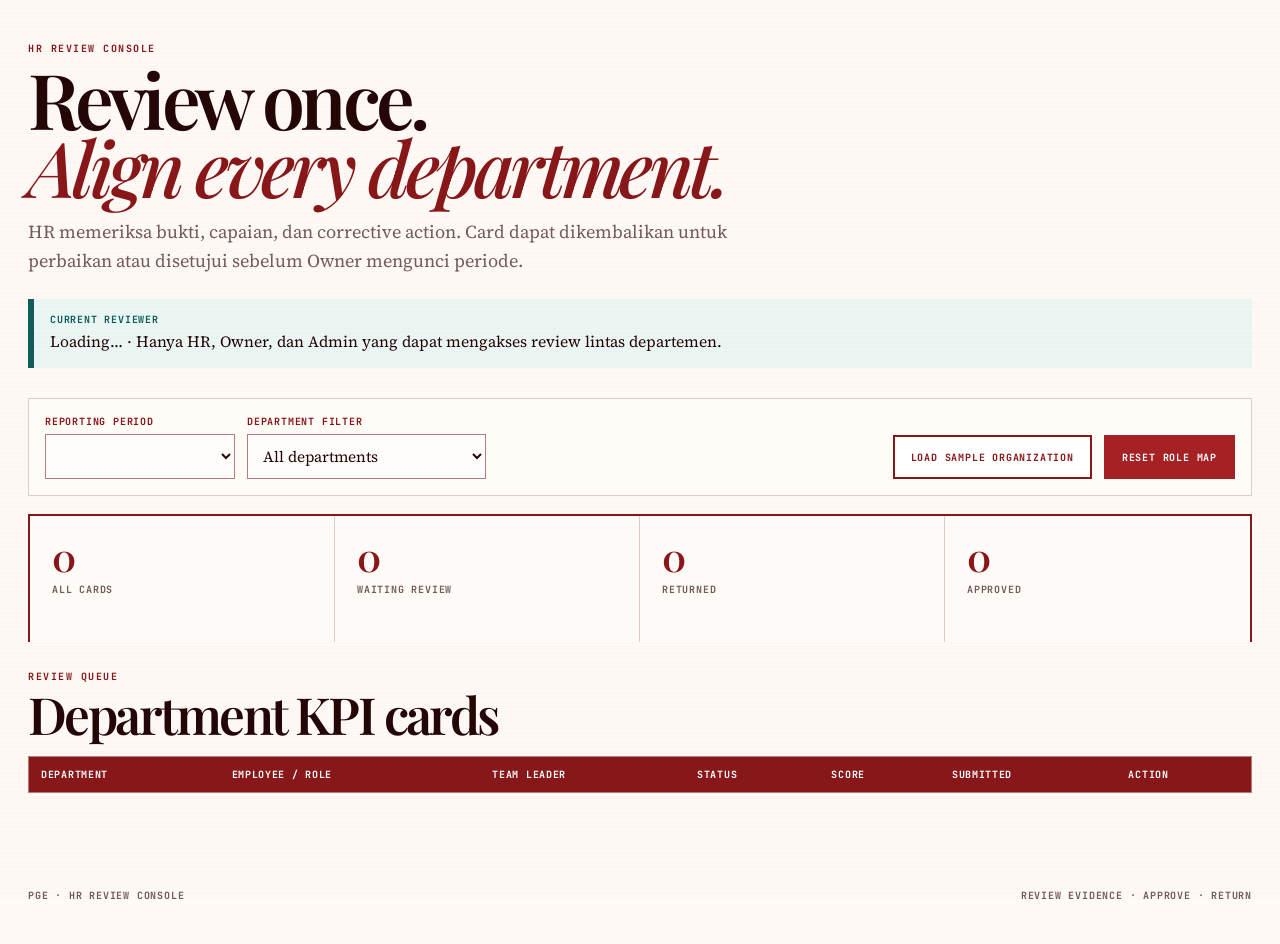
<file: review.html>
<!DOCTYPE html><html lang="id"><head><meta charset="UTF-8"><meta name="viewport" content="width=device-width, initial-scale=1.0"><link rel="preconnect" href="https://fonts.googleapis.com"><link rel="preconnect" href="https://fonts.gstatic.com" crossorigin><link href="https://fonts.googleapis.com/css2?family=JetBrains+Mono:wght@500;600;700&family=Playfair+Display:ital,wght@0,500;0,600;0,700;1,500;1,600&family=Source+Serif+4:opsz,wght@8..60,400;8..60,500;8..60,600;8..60,700&display=swap" rel="stylesheet"><link rel="stylesheet" href="performance.css"><script src="app-config.js"></script><title>PGE AOS — HR KPI Review Console</title></head><body data-page="review"><a class="skip" href="#content">Lewati ke konten utama</a><div id="portal-nav"></div><main class="page" id="content"><div class="kicker">HR Review Console</div><h1 class="page-title">Review once.<br><em>Align every department.</em></h1><p class="page-intro">HR memeriksa bukti, capaian, dan corrective action. Card dapat dikembalikan untuk perbaikan atau disetujui sebelum Owner mengunci periode.</p><div class="notice"><strong>Current reviewer</strong><span id="portal-user">Loading…</span> · Hanya HR, Owner, dan Admin yang dapat mengakses review lintas departemen.</div><div class="toolbar"><div class="toolbar-left"><div class="field"><label>Reporting period</label><select id="period-select"></select></div><div class="field"><label>Department filter</label><select id="review-department-filter"><option value="all">All departments</option><option>Operations</option><option>Sales &amp; Marketing</option><option>Research &amp; Development</option><option>Finance, Accounting &amp; Tax</option><option>HRD GA</option></select></div></div><div class="toolbar-right"><button class="secondary-btn" id="load-demo-scenario" type="button">Load sample organization</button><button class="danger-btn" id="reset-demo-scenario" type="button">Reset role map</button></div></div><section class="grid-4"><div class="stat"><span class="stat-n" id="review-total">0</span><span class="stat-l">All cards</span></div><div class="stat"><span class="stat-n" id="review-submitted">0</span><span class="stat-l">Waiting review</span></div><div class="stat"><span class="stat-n" id="review-returned">0</span><span class="stat-l">Returned</span></div><div class="stat"><span class="stat-n" id="review-approved">0</span><span class="stat-l">Approved</span></div></section><section style="margin-top:28px"><div class="kicker">Review queue</div><h2 style="margin:8px 0 18px;font:600 clamp(2rem,4vw,3.8rem)/.92 'Playfair Display',serif;letter-spacing:-.05em">Department KPI cards</h2><div class="data-table-wrap"><table class="data-table"><thead><tr><th>Department</th><th>Employee / Role</th><th>Team Leader</th><th>Status</th><th>Score</th><th>Submitted</th><th>Action</th></tr></thead><tbody id="review-table-body"></tbody></table></div></section></main><footer class="footer"><span>PGE · HR Review Console</span><span>Review evidence · approve · return</span></footer><div id="toast" class="toast"></div><script type="module">import {initReviewDashboard} from './performance.js';initReviewDashboard();</script></body></html>
</file>
<file: performance.css>
:root{--wine:#871719;--wine-dark:#2b0708;--wine-mid:#aa4936;--wine-light:#f5e7e3;--aqua:#78e8e6;--aqua-dark:#0e5d5b;--cream:#fffaf6;--paper:#f8efe9;--ink:#240607;--muted:#725b58;--line:rgba(135,23,25,.22);--line-dark:rgba(135,23,25,.56);--success:#176b57;--warn:#a96512;--danger:#a52124;--shadow:0 14px 38px rgba(72,9,11,.08)}
*{box-sizing:border-box;border-radius:0} html{scroll-behavior:smooth} body{margin:0;background:var(--cream);color:var(--ink);font-family:"Source Serif 4",Georgia,serif;min-width:320px} body:before{content:"";position:fixed;inset:0;pointer-events:none;z-index:-1;background:repeating-linear-gradient(0deg,transparent,transparent 1px,rgba(135,23,25,.13) 1px,rgba(135,23,25,.13) 2px),linear-gradient(135deg,transparent 0 49%,rgba(135,23,25,.025) 49% 50%,transparent 50% 100%);background-size:100% 5px,44px 44px;opacity:.17} a{color:inherit;text-decoration:none} button,input,textarea,select{font:inherit} button{cursor:pointer}.skip{position:absolute;left:-10000px;top:auto}.skip:focus{left:20px;top:18px;z-index:1000;background:var(--wine);color:#fff;padding:12px 16px;font:700 12px "JetBrains Mono",monospace}.app-header{position:sticky;top:0;z-index:30;background:rgba(255,250,246,.95);border-bottom:2px solid var(--wine);backdrop-filter:blur(10px)}.app-nav{max-width:1380px;min-height:70px;margin:auto;padding:0 28px;display:flex;align-items:center;justify-content:space-between;gap:20px}.brand{display:flex;align-items:center;gap:12px}.brand-mark{width:38px;height:38px;display:grid;place-items:center;border:2px solid var(--wine);font:700 11px "JetBrains Mono",monospace;color:var(--wine)}.brand-title{display:block;font:700 17px "Playfair Display",Georgia,serif;letter-spacing:-.03em}.brand-sub{display:block;font:600 10px "JetBrains Mono",monospace;color:var(--muted);letter-spacing:.12em;text-transform:uppercase;margin-top:2px}.nav-menu{display:flex;align-items:stretch;gap:0}.nav-menu a,.nav-menu button{min-height:70px;padding:0 14px;display:flex;align-items:center;border:0;border-left:1px solid var(--line);background:transparent;font:700 10px "JetBrains Mono",monospace;letter-spacing:.07em;text-transform:uppercase;color:var(--muted)}.nav-menu a:hover,.nav-menu button:hover,.nav-menu a.active{background:var(--wine);color:#fff}.page{max-width:1380px;margin:auto;padding:42px 28px 74px}.kicker{font:700 10px "JetBrains Mono",monospace;letter-spacing:.15em;text-transform:uppercase;color:var(--wine)}.page-title{margin:10px 0 12px;max-width:940px;font:600 clamp(2.9rem,6vw,6rem)/.88 "Playfair Display",Georgia,serif;letter-spacing:-.06em}.page-title em{color:var(--wine);font-weight:500}.page-intro{max-width:760px;color:var(--muted);font-size:1.14rem;line-height:1.55}.notice{margin:24px 0;border-left:6px solid var(--aqua-dark);background:rgba(120,232,230,.15);padding:14px 16px;color:var(--ink);font-size:.98rem;line-height:1.45}.notice strong{font-family:"JetBrains Mono",monospace;font-size:10px;letter-spacing:.08em;text-transform:uppercase;color:var(--aqua-dark);display:block;margin-bottom:4px}.toolbar{display:flex;flex-wrap:wrap;align-items:end;justify-content:space-between;gap:14px;margin:30px 0 18px;padding:16px;border:1px solid var(--line);background:rgba(255,252,249,.86)}.toolbar-left,.toolbar-right{display:flex;flex-wrap:wrap;align-items:end;gap:12px}.field{display:flex;flex-direction:column;gap:6px;min-width:190px}.field label,.label{font:700 10px "JetBrains Mono",monospace;letter-spacing:.08em;text-transform:uppercase;color:var(--wine)}.field input,.field textarea,.field select,.metric-input{border:1px solid var(--line-dark);background:#fffdfb;color:var(--ink);padding:10px 11px;font-size:.96rem}.field textarea{min-height:92px;resize:vertical}.field input:focus,.field textarea:focus,.field select:focus,.metric-input:focus{outline:3px solid rgba(120,232,230,.72);outline-offset:1px}.primary-btn,.secondary-btn,.danger-btn{display:inline-flex;align-items:center;justify-content:center;min-height:44px;padding:0 16px;border:2px solid var(--wine);font:700 10px "JetBrains Mono",monospace;letter-spacing:.08em;text-transform:uppercase;transition:100ms linear}.primary-btn{background:var(--wine);color:#fff}.primary-btn:hover{background:#fff;color:var(--wine)}.secondary-btn{background:#fff;color:var(--wine)}.secondary-btn:hover{background:var(--wine);color:#fff}.danger-btn{background:var(--danger);border-color:var(--danger);color:#fff}.danger-btn:hover{background:#fff;color:var(--danger)}.pill{display:inline-flex;align-items:center;gap:6px;padding:6px 8px;border:1px solid var(--line);background:#fff;font:700 9px "JetBrains Mono",monospace;letter-spacing:.06em;text-transform:uppercase;color:var(--muted)}.pill:before{content:"";width:8px;height:8px;background:var(--aqua);border:1px solid var(--aqua-dark)}.grid-4{display:grid;grid-template-columns:repeat(4,1fr);border:2px solid var(--wine);border-bottom:0}.stat{min-height:126px;padding:22px;border-right:1px solid var(--line);background:rgba(255,252,249,.82)}.stat:last-child{border-right:0}.stat-n{display:block;color:var(--wine);font:600 clamp(2rem,3vw,3.2rem)/.95 "Playfair Display",Georgia,serif}.stat-l{display:block;margin-top:8px;color:var(--muted);font:700 10px/1.4 "JetBrains Mono",monospace;letter-spacing:.08em;text-transform:uppercase}.team-grid{display:grid;grid-template-columns:repeat(3,1fr);gap:14px}.team-card{border:1px solid var(--line-dark);background:rgba(255,252,249,.93);padding:18px;min-height:215px;display:flex;flex-direction:column;box-shadow:0 1px 0 rgba(135,23,25,.05)}.team-card:hover{border-color:var(--wine);box-shadow:var(--shadow)}.team-card .card-dept{font:700 10px "JetBrains Mono",monospace;color:var(--wine);letter-spacing:.08em;text-transform:uppercase}.team-card h3{margin:9px 0 4px;font:600 1.55rem/1.04 "Playfair Display",Georgia,serif;letter-spacing:-.03em}.team-card .card-role{color:var(--muted);font-size:.96rem;line-height:1.32}.card-footer{display:flex;justify-content:space-between;align-items:center;gap:8px;margin-top:auto;padding-top:16px}.status{display:inline-flex;align-items:center;gap:6px;font:700 9px "JetBrains Mono",monospace;letter-spacing:.07em;text-transform:uppercase}.status:before{content:"";width:8px;height:8px;border-radius:50%;background:var(--muted)}.status.draft:before{background:var(--warn)}.status.submitted:before{background:#378add}.status.returned:before{background:var(--danger)}.status.approved:before,.status.locked:before{background:var(--success)}.data-table-wrap{border:1px solid var(--line-dark);background:rgba(255,252,249,.92);overflow:auto}.data-table{width:100%;border-collapse:collapse;min-width:840px}.data-table th{padding:11px 12px;background:var(--wine);color:#fff;text-align:left;font:700 10px "JetBrains Mono",monospace;letter-spacing:.07em;text-transform:uppercase}.data-table td{padding:13px 12px;border-top:1px solid var(--line);vertical-align:top;font-size:.95rem}.data-table tr:hover td{background:rgba(120,232,230,.08)}.table-action{border:1px solid var(--wine);background:#fff;color:var(--wine);padding:7px 8px;font:700 9px "JetBrains Mono",monospace;letter-spacing:.06em;text-transform:uppercase}.table-action:hover{background:var(--wine);color:#fff}.two-col{display:grid;grid-template-columns:minmax(0,1.1fr) minmax(300px,.9fr);gap:20px}.panel{border:1px solid var(--line-dark);background:rgba(255,252,249,.92);padding:20px}.panel h2{margin:0 0 14px;font:600 1.8rem/1.02 "Playfair Display",Georgia,serif;letter-spacing:-.035em}.panel h3{font:700 10px "JetBrains Mono",monospace;letter-spacing:.08em;text-transform:uppercase;color:var(--wine);margin:20px 0 10px}.empty{padding:28px;border:1px dashed var(--line-dark);background:rgba(255,252,249,.65);color:var(--muted);line-height:1.5}.modal{position:fixed;inset:0;z-index:100;display:none;align-items:flex-end;justify-content:center;background:rgba(43,7,8,.58);backdrop-filter:blur(6px)}.modal.open{display:flex}.modal-box{width:min(1120px,100%);max-height:94vh;overflow:auto;background:var(--cream);border:3px solid var(--wine);box-shadow:0 -10px 46px rgba(43,7,8,.2)}.modal-head{position:sticky;top:0;z-index:2;background:var(--cream);border-bottom:2px solid var(--wine);padding:18px 22px;display:flex;justify-content:space-between;align-items:flex-start;gap:16px}.modal-kicker{font:700 10px "JetBrains Mono",monospace;color:var(--wine);letter-spacing:.1em;text-transform:uppercase}.modal-head h2{margin:5px 0 0;font:600 clamp(1.8rem,3vw,2.8rem)/1 "Playfair Display",Georgia,serif;letter-spacing:-.045em}.modal-close{border:1px solid var(--wine);background:#fff;color:var(--wine);padding:8px 10px;font:700 9px "JetBrains Mono",monospace;letter-spacing:.06em;text-transform:uppercase}.modal-close:hover{background:var(--wine);color:#fff}.modal-body{padding:22px}.score-banner{display:grid;grid-template-columns:1fr auto;gap:18px;align-items:center;margin:0 0 18px;padding:16px 18px;background:var(--wine);color:#fff}.score-banner strong{font:600 2.5rem/1 "Playfair Display",Georgia,serif}.score-banner span{font:700 10px "JetBrains Mono",monospace;letter-spacing:.08em;text-transform:uppercase}.metric-card{border:1px solid var(--line-dark);margin:0 0 14px;background:#fffdfb}.metric-head{display:grid;grid-template-columns:auto 1fr auto;gap:12px;align-items:start;padding:15px;border-bottom:1px solid var(--line);background:rgba(135,23,25,.04)}.metric-no{width:30px;height:30px;display:grid;place-items:center;background:var(--wine);color:#fff;font:700 10px "JetBrains Mono",monospace}.metric-title{font:600 1.25rem/1.06 "Playfair Display",Georgia,serif}.metric-meta{margin-top:5px;color:var(--muted);font-size:.87rem;line-height:1.35}.weight-badge{padding:5px 7px;background:rgba(120,232,230,.2);border:1px solid var(--aqua-dark);color:var(--aqua-dark);font:700 10px "JetBrains Mono",monospace}.metric-content{padding:15px;display:grid;grid-template-columns:1.15fr .85fr;gap:16px}.metric-target{border-left:4px solid var(--wine);padding-left:11px;color:var(--muted);font-size:.95rem;line-height:1.45}.metric-target strong{display:block;color:var(--wine-dark);font:700 10px "JetBrains Mono",monospace;letter-spacing:.06em;text-transform:uppercase;margin-bottom:5px}.metric-form{display:grid;grid-template-columns:1fr 1fr;gap:10px}.metric-form .field{min-width:0}.metric-form .wide{grid-column:1/-1}.modal-actions{position:sticky;bottom:0;background:var(--cream);border-top:2px solid var(--wine);padding:16px 22px;display:flex;justify-content:space-between;gap:14px;align-items:center}.modal-actions .helper{color:var(--muted);font-size:.88rem;max-width:600px}.action-group{display:flex;gap:10px;flex-wrap:wrap}.review-note{width:100%;min-height:90px;border:1px solid var(--line-dark);padding:10px;background:#fffdfb}.login-shell{min-height:100vh;display:grid;grid-template-columns:1.1fr .9fr}.login-left{padding:clamp(36px,8vw,100px);background:var(--wine);color:#fff;display:flex;flex-direction:column;justify-content:space-between;position:relative;overflow:hidden}.login-left:after{content:"KPI";position:absolute;right:-.1em;bottom:-.3em;font:600 clamp(10rem,26vw,23rem)/.8 "Playfair Display",Georgia,serif;letter-spacing:-.1em;color:rgba(255,255,255,.06)}.login-left>*{position:relative;z-index:1}.login-left h1{max-width:660px;margin:28px 0 18px;font:600 clamp(3.8rem,8vw,8rem)/.82 "Playfair Display",Georgia,serif;letter-spacing:-.075em}.login-left p{max-width:600px;color:rgba(255,255,255,.78);font-size:1.2rem;line-height:1.55}.login-list{display:grid;gap:10px;margin:32px 0 0}.login-list span{font:700 10px "JetBrains Mono",monospace;letter-spacing:.07em;text-transform:uppercase}.login-list span:before{content:"□";color:var(--aqua);margin-right:10px}.login-right{padding:clamp(28px,6vw,78px);display:flex;align-items:center;justify-content:center}.login-card{width:min(430px,100%);border:2px solid var(--wine);background:rgba(255,252,249,.92);padding:30px}.login-card h2{margin:8px 0 10px;font:600 2.3rem/1 "Playfair Display",Georgia,serif;letter-spacing:-.045em}.login-card p{color:var(--muted);line-height:1.5}.login-card .field{margin-top:16px}.login-card .primary-btn{width:100%;margin-top:20px}.demo-actions{margin-top:24px;padding-top:18px;border-top:1px solid var(--line)}.demo-actions span{font:700 10px "JetBrains Mono",monospace;letter-spacing:.07em;text-transform:uppercase;color:var(--wine)}.demo-buttons{display:flex;gap:8px;flex-wrap:wrap;margin-top:10px}.toast{position:fixed;right:18px;bottom:18px;z-index:300;display:none;max-width:370px;background:var(--wine-dark);color:#fff;border-left:5px solid var(--aqua);padding:13px 15px;font-size:.95rem;line-height:1.35;box-shadow:var(--shadow)}.toast.show{display:block}.footer{max-width:1380px;margin:auto;padding:22px 28px 42px;display:flex;justify-content:space-between;gap:20px;font:700 10px "JetBrains Mono",monospace;color:var(--muted);letter-spacing:.08em;text-transform:uppercase}.muted{color:var(--muted)}.hidden{display:none!important}.right{text-align:right}@media(max-width:980px){.team-grid{grid-template-columns:1fr 1fr}.grid-4{grid-template-columns:1fr 1fr}.stat:nth-child(2){border-right:0}.stat:nth-child(-n+2){border-bottom:1px solid var(--line)}.two-col{grid-template-columns:1fr}.metric-content{grid-template-columns:1fr}.login-shell{grid-template-columns:1fr}.login-left{min-height:47vh}.login-right{min-height:53vh}.nav-menu a,.nav-menu button{padding:0 9px;font-size:9px}}@media(max-width:620px){.app-nav{min-height:62px;padding:0 16px}.brand-sub{display:none}.nav-menu a:not(.portal-link),.nav-menu button:not(.portal-link){display:none}.nav-menu a,.nav-menu button{min-height:62px}.page{padding:32px 16px 48px}.team-grid,.grid-4{grid-template-columns:1fr}.stat{border-right:0;border-bottom:1px solid var(--line)}.stat:last-child{border-bottom:0}.toolbar{align-items:stretch}.toolbar-left,.toolbar-right{width:100%}.toolbar .field{flex:1;min-width:0}.modal{align-items:flex-end}.modal-box{max-height:97vh}.modal-head,.modal-body,.modal-actions{padding-left:15px;padding-right:15px}.modal-actions{align-items:stretch;flex-direction:column}.action-group{flex-direction:column}.primary-btn,.secondary-btn,.danger-btn{width:100%}.metric-form{grid-template-columns:1fr}.metric-form .wide{grid-column:auto}.login-left{padding:36px 24px}.login-right{padding:28px 18px}.footer{padding:20px 16px 30px;display:block;line-height:1.8}}

.demo-team-note{margin-top:12px;border-left-color:#871719;background:rgba(135,23,25,.055)}
.demo-team-note strong{color:#871719}


/* Complete all-department demo access */
.demo-note{margin:9px 0 0;color:var(--muted);font-size:.88rem;line-height:1.4}.demo-access-grid{display:grid;grid-template-columns:1fr 1fr;gap:8px;margin-top:12px}.demo-role{min-height:66px;display:flex;flex-direction:column;align-items:flex-start;justify-content:center;gap:4px;padding:10px 11px;text-align:left}.demo-role b{font-size:10px}.demo-role small{font:600 9px "JetBrains Mono",monospace;letter-spacing:.04em;color:inherit;opacity:.72}.demo-scenario{margin-top:16px;padding:12px;border:1px solid var(--line);background:rgba(120,232,230,.10);display:grid;gap:7px}.demo-scenario strong{font:700 10px "JetBrains Mono",monospace;color:var(--aqua-dark);letter-spacing:.06em;text-transform:uppercase}.demo-scenario span{font-size:.86rem;line-height:1.35;color:var(--muted)}.demo-scenario .table-action{justify-self:start}.toolbar-right .danger-btn{min-height:44px}@media(max-width:620px){.demo-access-grid{grid-template-columns:1fr}.toolbar-right .danger-btn{width:100%}}

/* Clean role assignment — clear hierarchy, aligned inputs, no oversized control block */
.assignment-builder{
  margin:24px 0 30px;
  border:1px solid var(--line-dark);
  background:rgba(255,252,249,.94);
  position:relative;
  overflow:hidden;
  box-shadow:0 8px 24px rgba(72,9,11,.045);
}
.assignment-builder:before{content:none}
.assignment-builder>*{position:relative;z-index:1}
.assignment-builder-head{
  display:grid;
  grid-template-columns:minmax(0,1fr) auto;
  gap:28px;
  align-items:start;
  padding:24px 26px 22px;
  border-bottom:1px solid var(--line);
  background:linear-gradient(90deg,rgba(135,23,25,.04),rgba(120,232,230,.055));
}
.assignment-title-block{max-width:850px}
.assignment-builder h2{
  margin:7px 0 8px;
  color:var(--wine-dark);
  font:600 clamp(2.05rem,3.5vw,3.35rem)/.98 "Playfair Display",Georgia,serif;
  letter-spacing:-.055em;
}
.assignment-builder p{max-width:760px;margin:0;color:var(--muted);font-size:1rem;line-height:1.46}
.assignment-count{
  width:126px;
  min-height:94px;
  display:flex;
  flex-direction:column;
  justify-content:center;
  gap:5px;
  padding:14px 16px;
  border:1px solid var(--wine);
  background:#fffdfb;
  color:var(--wine);
  text-align:left;
}
.assignment-count span{order:1;font:700 9px/1.3 "JetBrains Mono",monospace;letter-spacing:.09em;text-transform:uppercase}
.assignment-count strong{order:2;font:600 2.55rem/.88 "Playfair Display",Georgia,serif;color:var(--wine-dark)}
.assignment-form{
  display:grid;
  grid-template-columns:minmax(250px,1.12fr) minmax(250px,1.12fr) minmax(190px,.76fr);
  gap:16px;
  align-items:end;
  padding:20px 26px 17px;
  background:rgba(255,255,255,.36);
}
.assignment-form .field{min-width:0;gap:7px}
.assignment-form .field label{min-height:14px}
.assignment-form select{width:100%;min-height:48px;padding:0 12px;border:1px solid rgba(135,23,25,.52);background:#fffdfb}
.assignment-form .field-note{min-height:25px;padding-right:10px;color:var(--muted);font-size:8.5px;line-height:1.35}
.assignment-action{display:flex;align-items:end;height:48px}
.assignment-action .primary-btn{width:100%;min-height:48px;padding:0 17px;justify-content:space-between;white-space:nowrap}
.assignment-form.has-station{grid-template-columns:repeat(3,minmax(0,1fr))}
.assignment-form.has-station .assignment-action{grid-column:1/-1;height:auto;justify-content:flex-end;margin-top:0}
.assignment-form.has-station .assignment-action .primary-btn{width:min(260px,100%)}
.assignment-help{
  display:flex;
  justify-content:space-between;
  align-items:center;
  gap:20px;
  padding:14px 26px;
  border-top:1px solid var(--line);
  background:rgba(120,232,230,.075);
  color:var(--muted);
  font-size:.89rem;
  line-height:1.42;
}
.assignment-help-copy{max-width:930px}
.assignment-help b{color:var(--wine)}
.assignment-reset{flex:0 0 auto;border-color:rgba(135,23,25,.45);color:var(--wine);background:transparent}
.assignment-reset:hover{background:var(--wine);color:#fff}
.required{color:var(--danger);font:700 12px "JetBrains Mono",monospace}
.card-topline{display:flex;justify-content:space-between;gap:12px;align-items:start}
.card-remove{border:0;border-bottom:1px solid var(--danger);background:transparent;color:var(--danger);padding:0;font:700 9px "JetBrains Mono",monospace;letter-spacing:.06em;text-transform:uppercase}
.card-remove:hover{background:var(--danger);color:#fff;padding:4px 5px}
.card-station{display:inline-flex;align-self:flex-start;margin-top:10px;padding:5px 7px;border:1px solid var(--aqua-dark);background:rgba(120,232,230,.16);color:var(--aqua-dark);font:700 9px "JetBrains Mono",monospace;letter-spacing:.05em;text-transform:uppercase}
.assignment-summary{display:grid;grid-template-columns:repeat(3,minmax(0,1fr));gap:10px;margin:0 0 16px}
.assignment-summary>div{padding:11px 12px;border:1px solid var(--line);background:rgba(255,252,249,.86)}
.assignment-summary span{display:block;margin-bottom:5px;color:var(--wine);font:700 9px "JetBrains Mono",monospace;letter-spacing:.08em;text-transform:uppercase}
.assignment-summary strong{display:block;font-size:.94rem;line-height:1.25}
@media(max-width:980px){
  .assignment-form{grid-template-columns:1fr 1fr}
  .assignment-action{grid-column:1/-1;height:auto;justify-content:flex-end}
  .assignment-action .primary-btn{width:min(260px,100%)}
  .assignment-form.has-station{grid-template-columns:1fr 1fr}
  .assignment-summary{grid-template-columns:1fr 1fr}
}
@media(max-width:620px){
  .assignment-builder-head{grid-template-columns:1fr;padding:19px 16px 18px;gap:16px}
  .assignment-count{width:100%;min-height:auto;display:grid;grid-template-columns:1fr auto;align-items:center}
  .assignment-count span{order:1}.assignment-count strong{order:2}
  .assignment-builder h2{font-size:2.2rem}
  .assignment-builder p{font-size:.95rem}
  .assignment-form,.assignment-form.has-station{grid-template-columns:1fr;padding:16px}
  .assignment-action,.assignment-form.has-station .assignment-action{grid-column:auto;justify-content:stretch}
  .assignment-action .primary-btn,.assignment-form.has-station .assignment-action .primary-btn{width:100%}
  .assignment-help{flex-direction:column;align-items:stretch;padding:14px 16px}
  .assignment-reset{width:100%}
  .assignment-summary{grid-template-columns:1fr}
}

/* Employee Master validation — official name and No ID travel with each KPI card. */
.field-note{display:block;color:var(--muted);font:600 9px/1.35 "JetBrains Mono",monospace;letter-spacing:.03em}
.card-employee-id{margin:6px 0 1px;color:var(--wine);font:700 9px "JetBrains Mono",monospace;letter-spacing:.08em;text-transform:uppercase}
#assignment-employee{max-width:100%}
</file>
